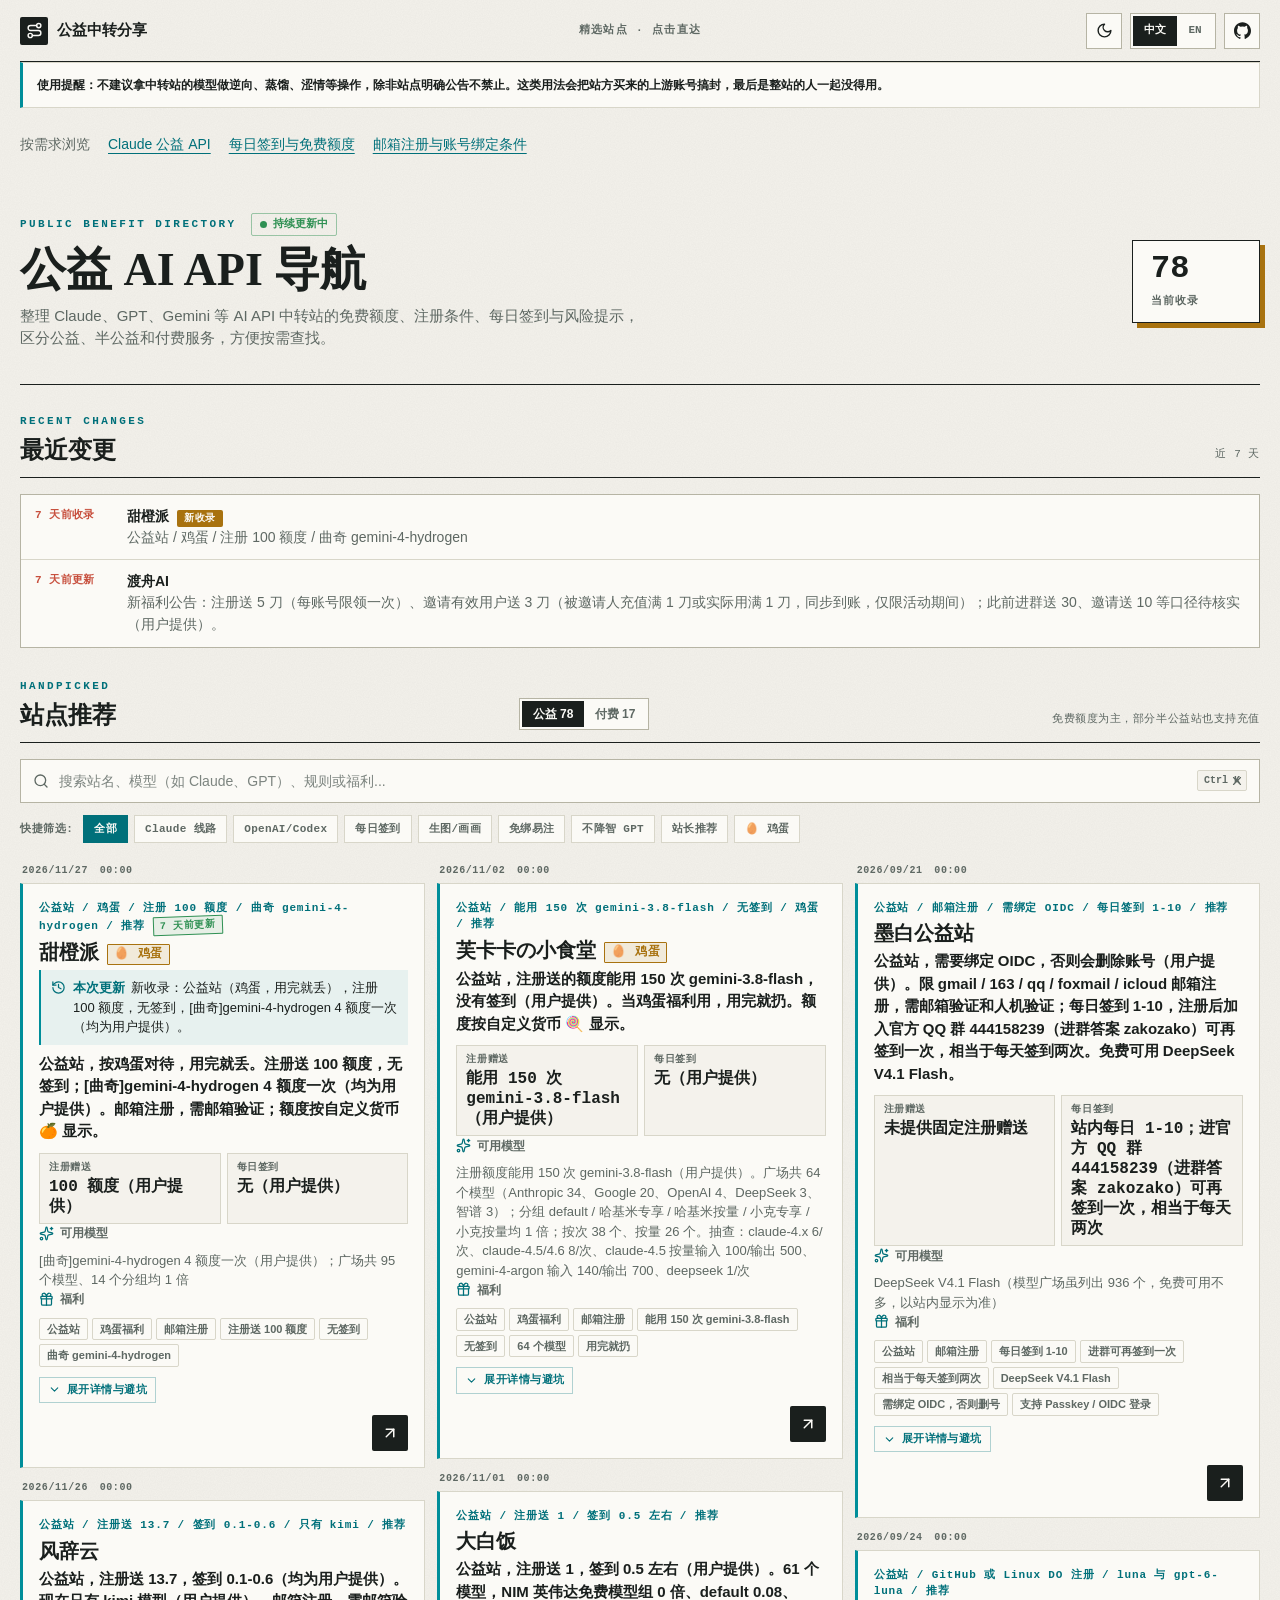
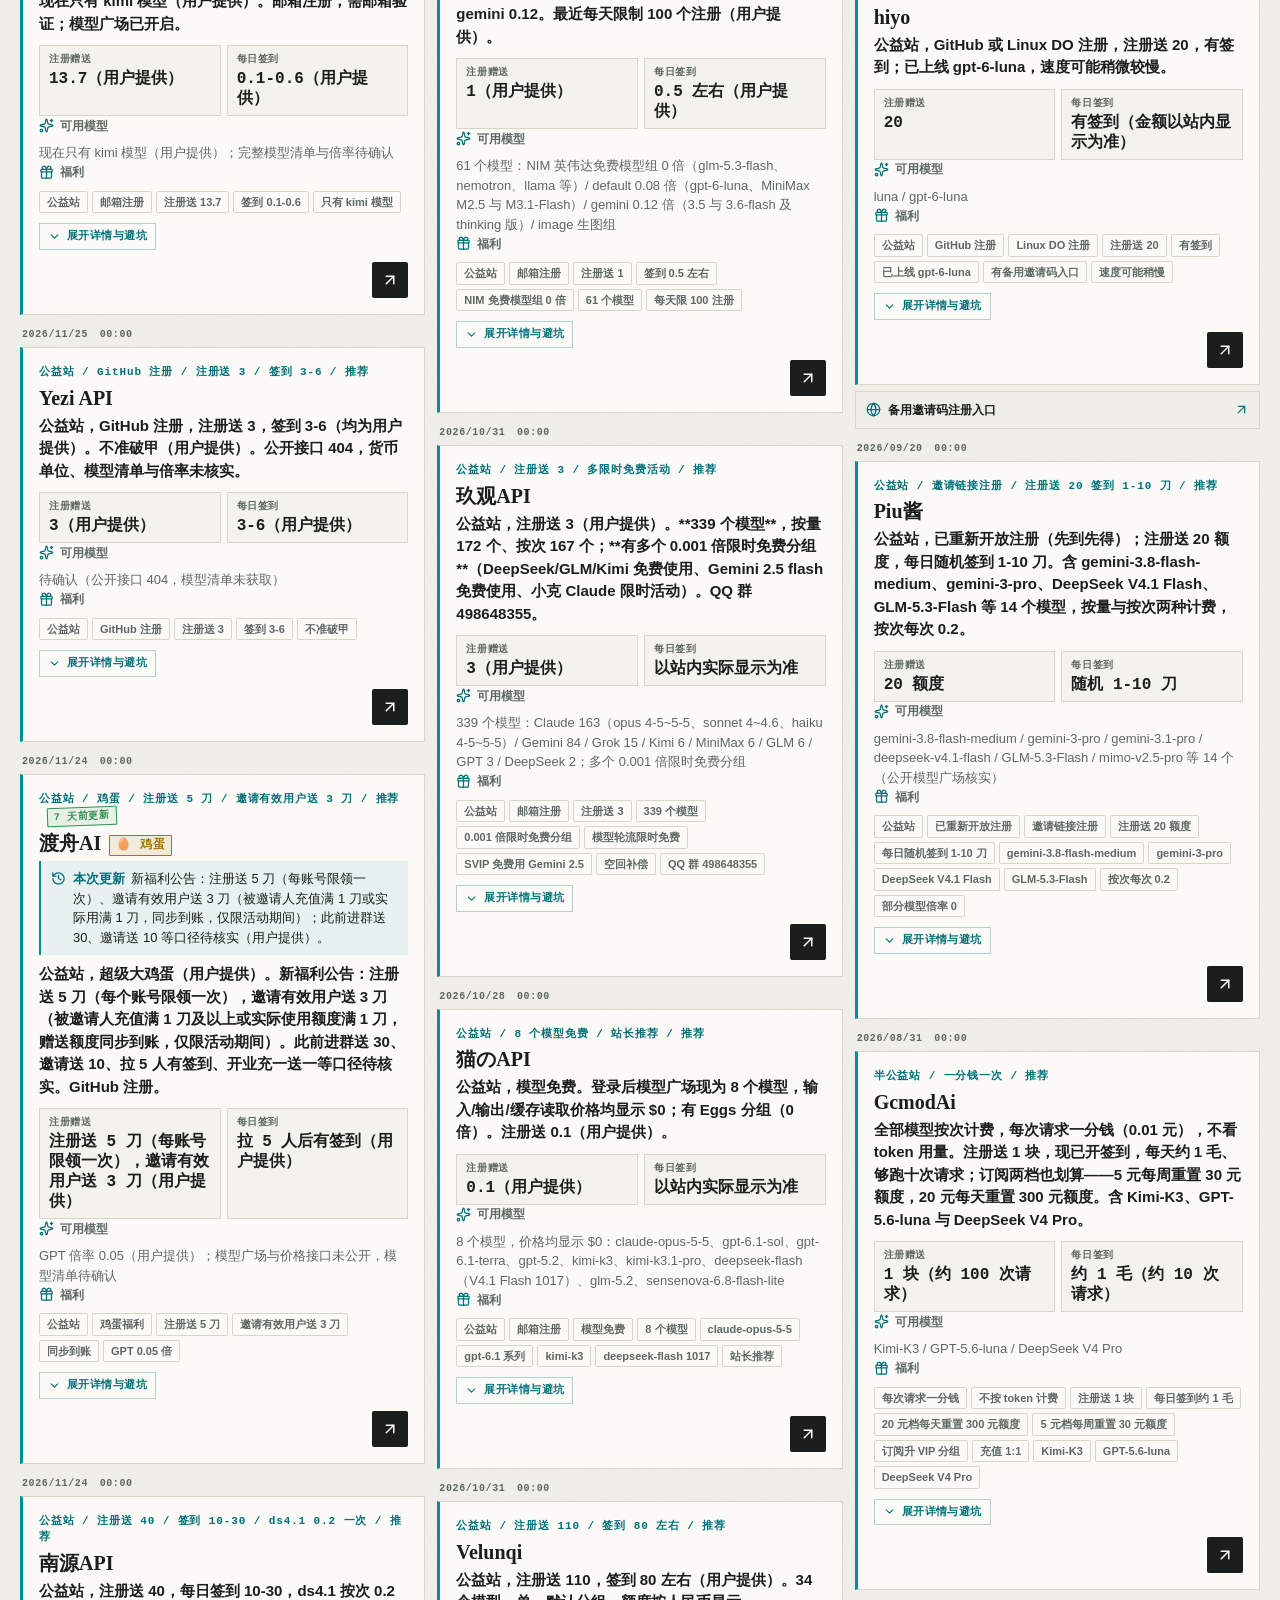
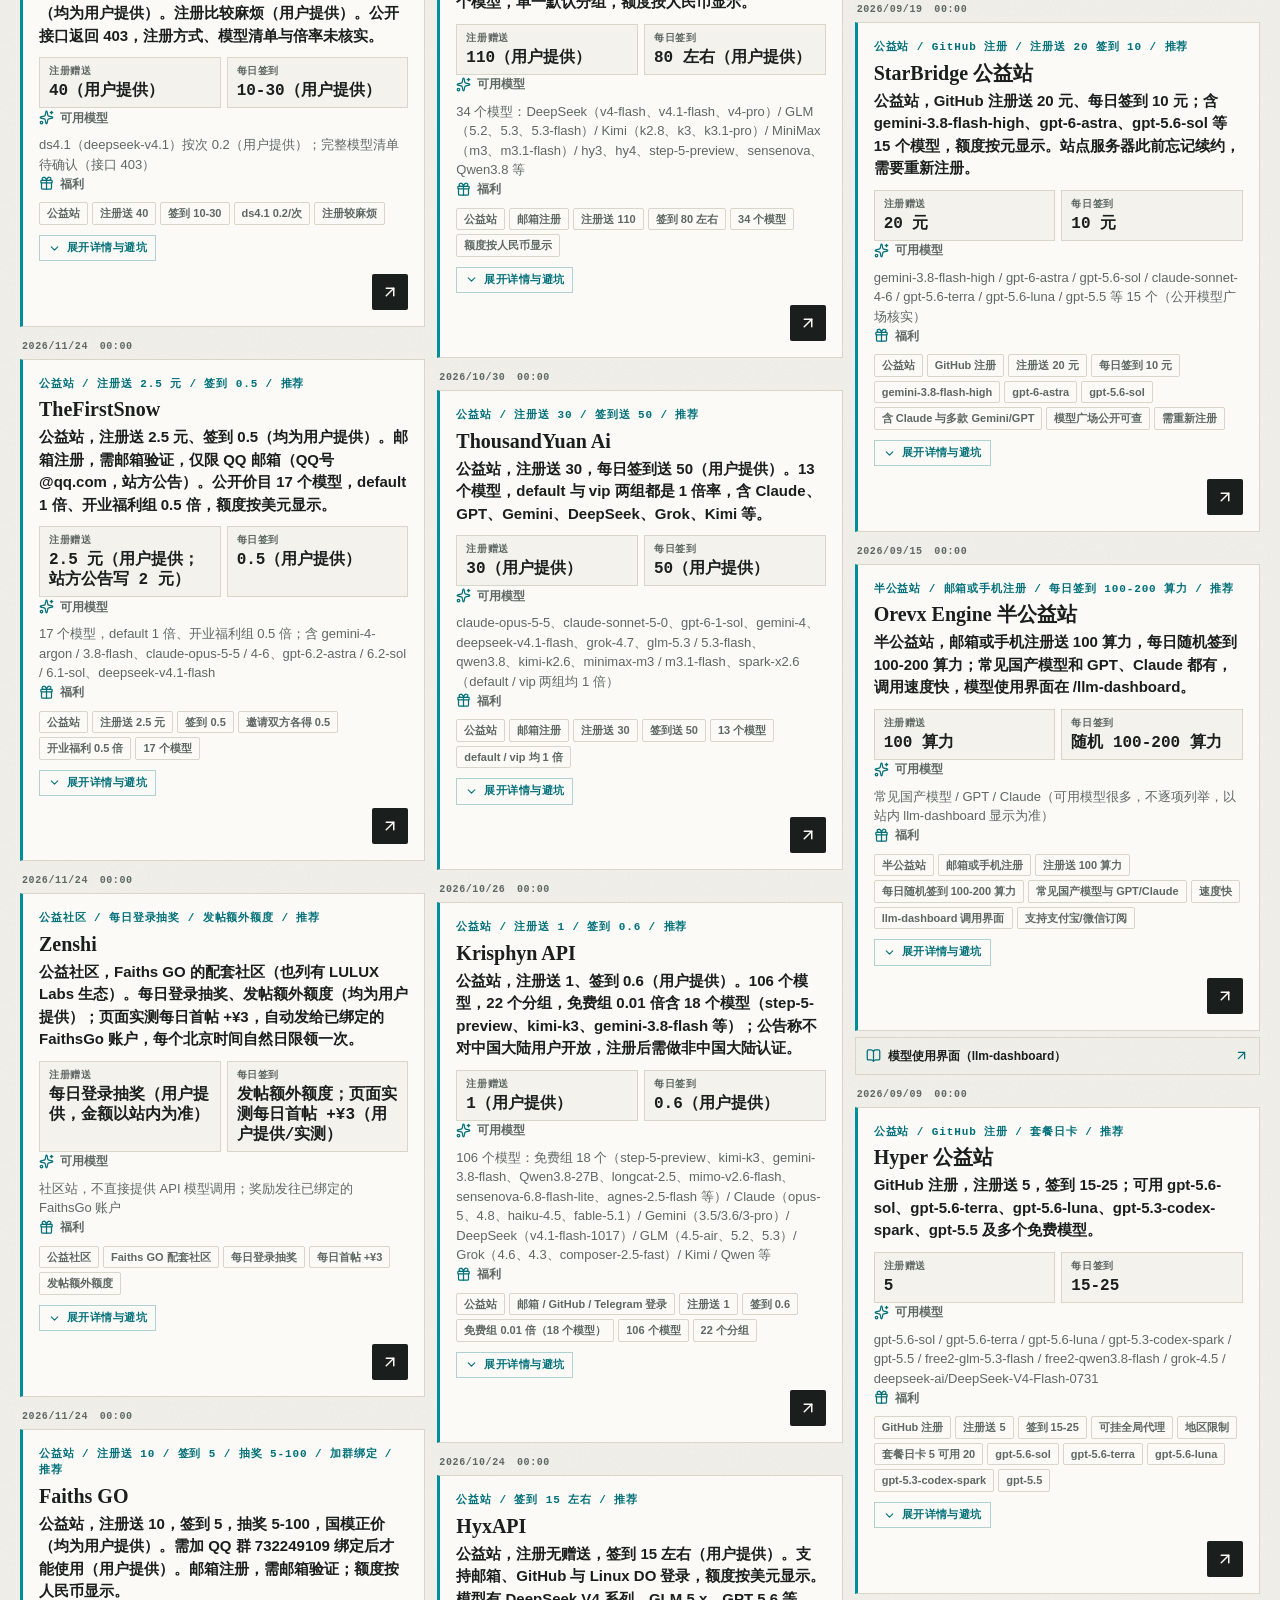
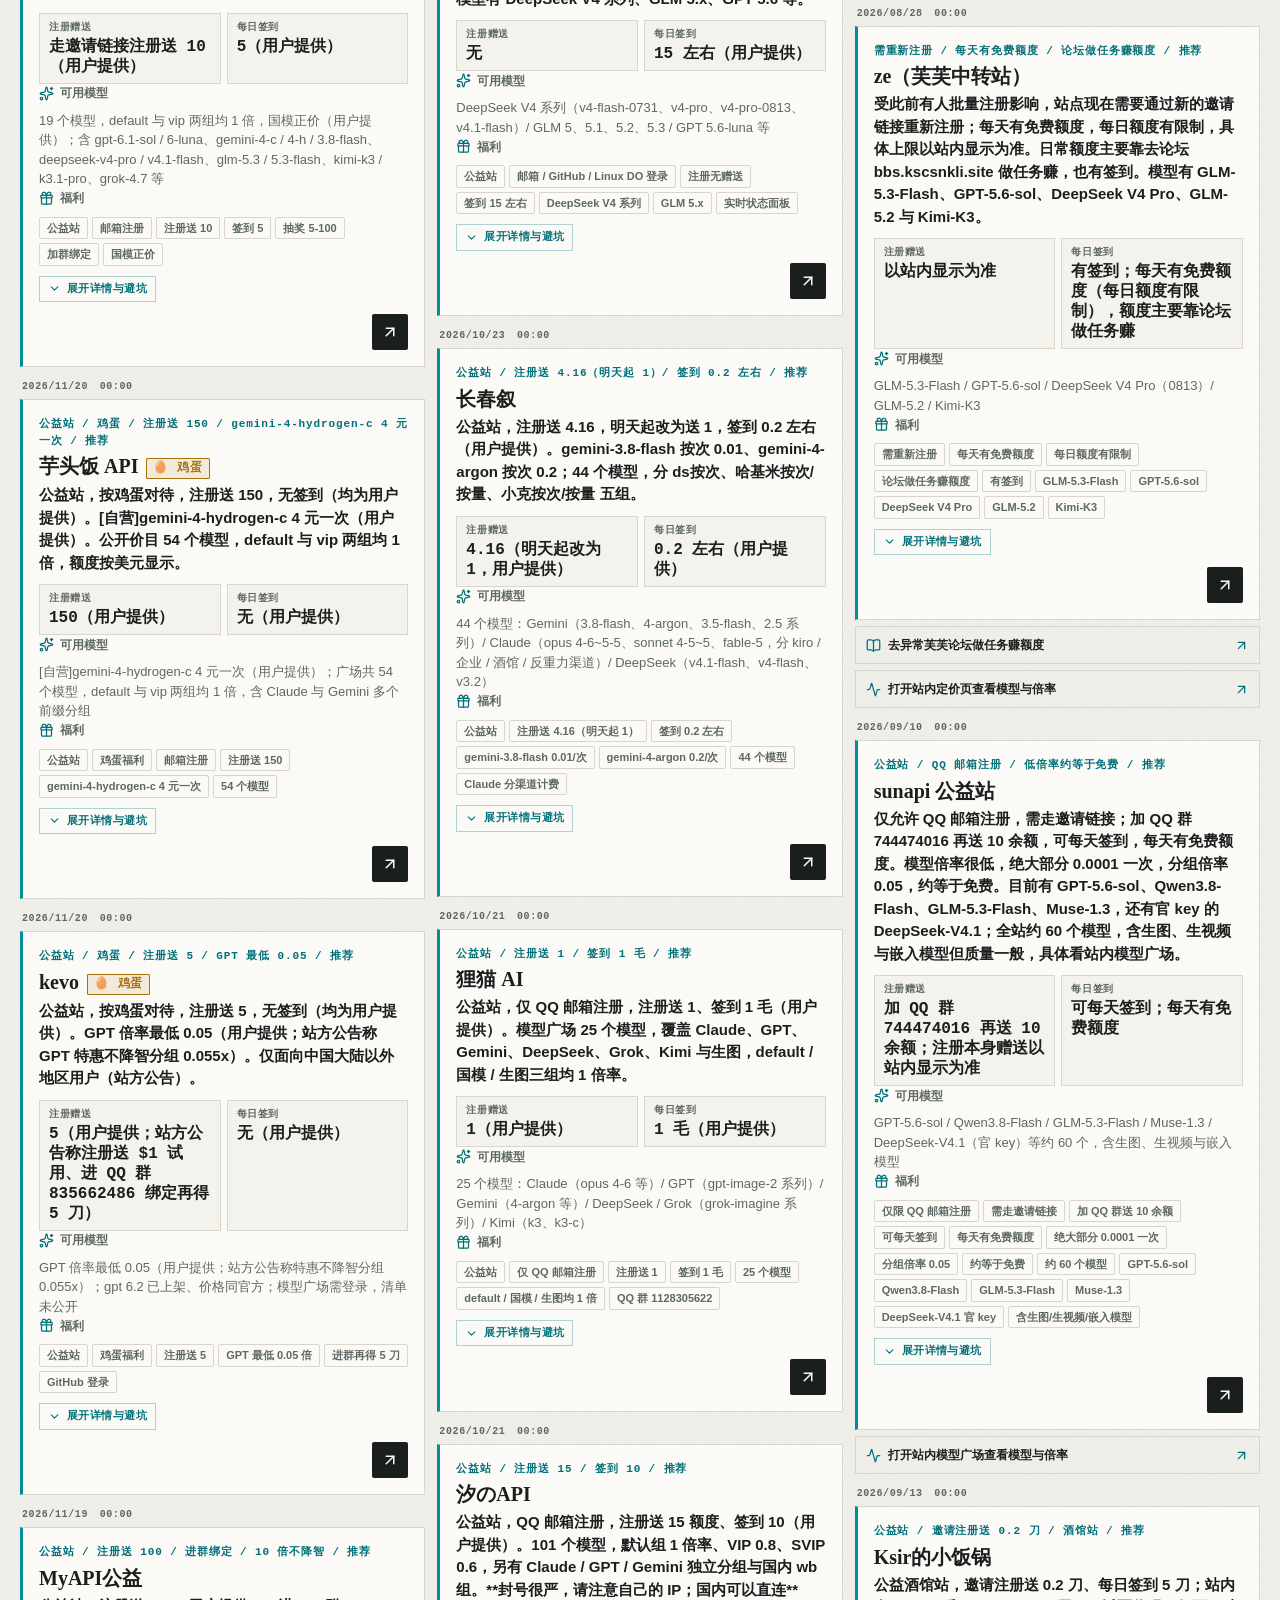
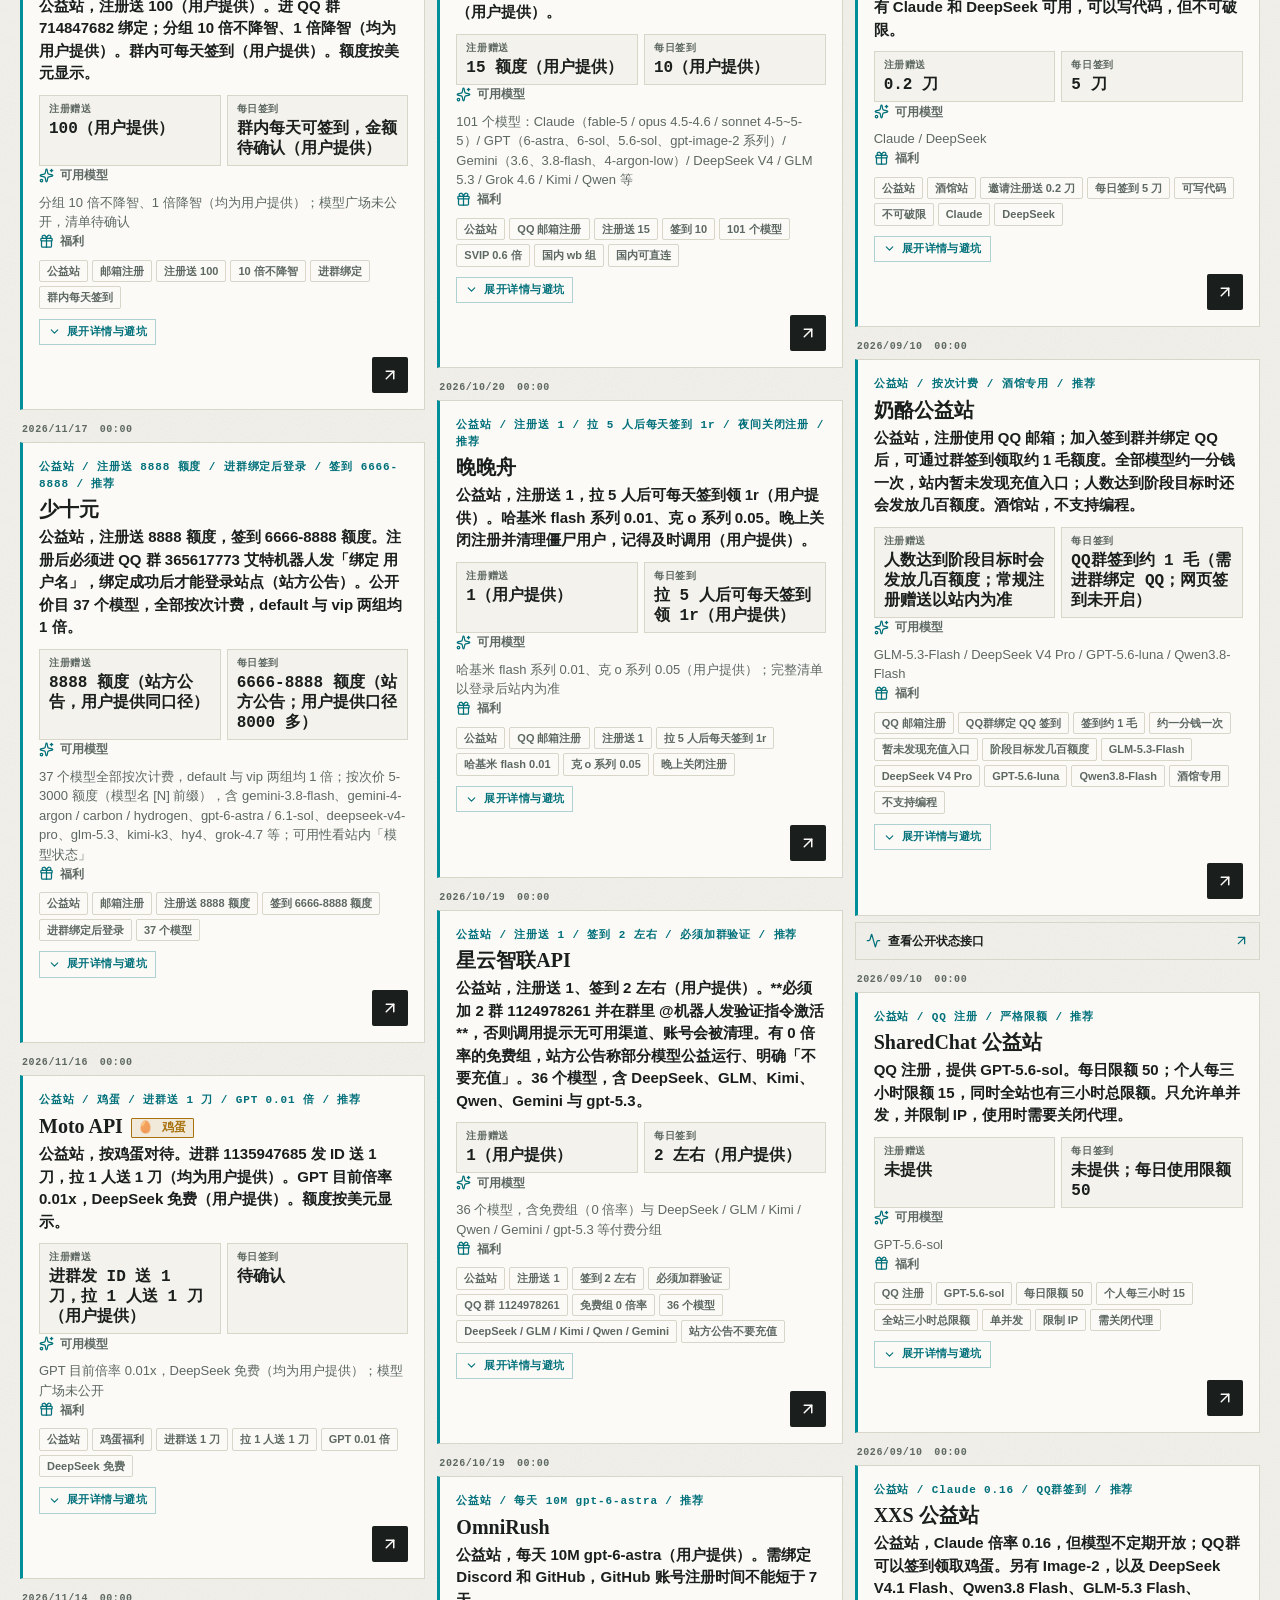
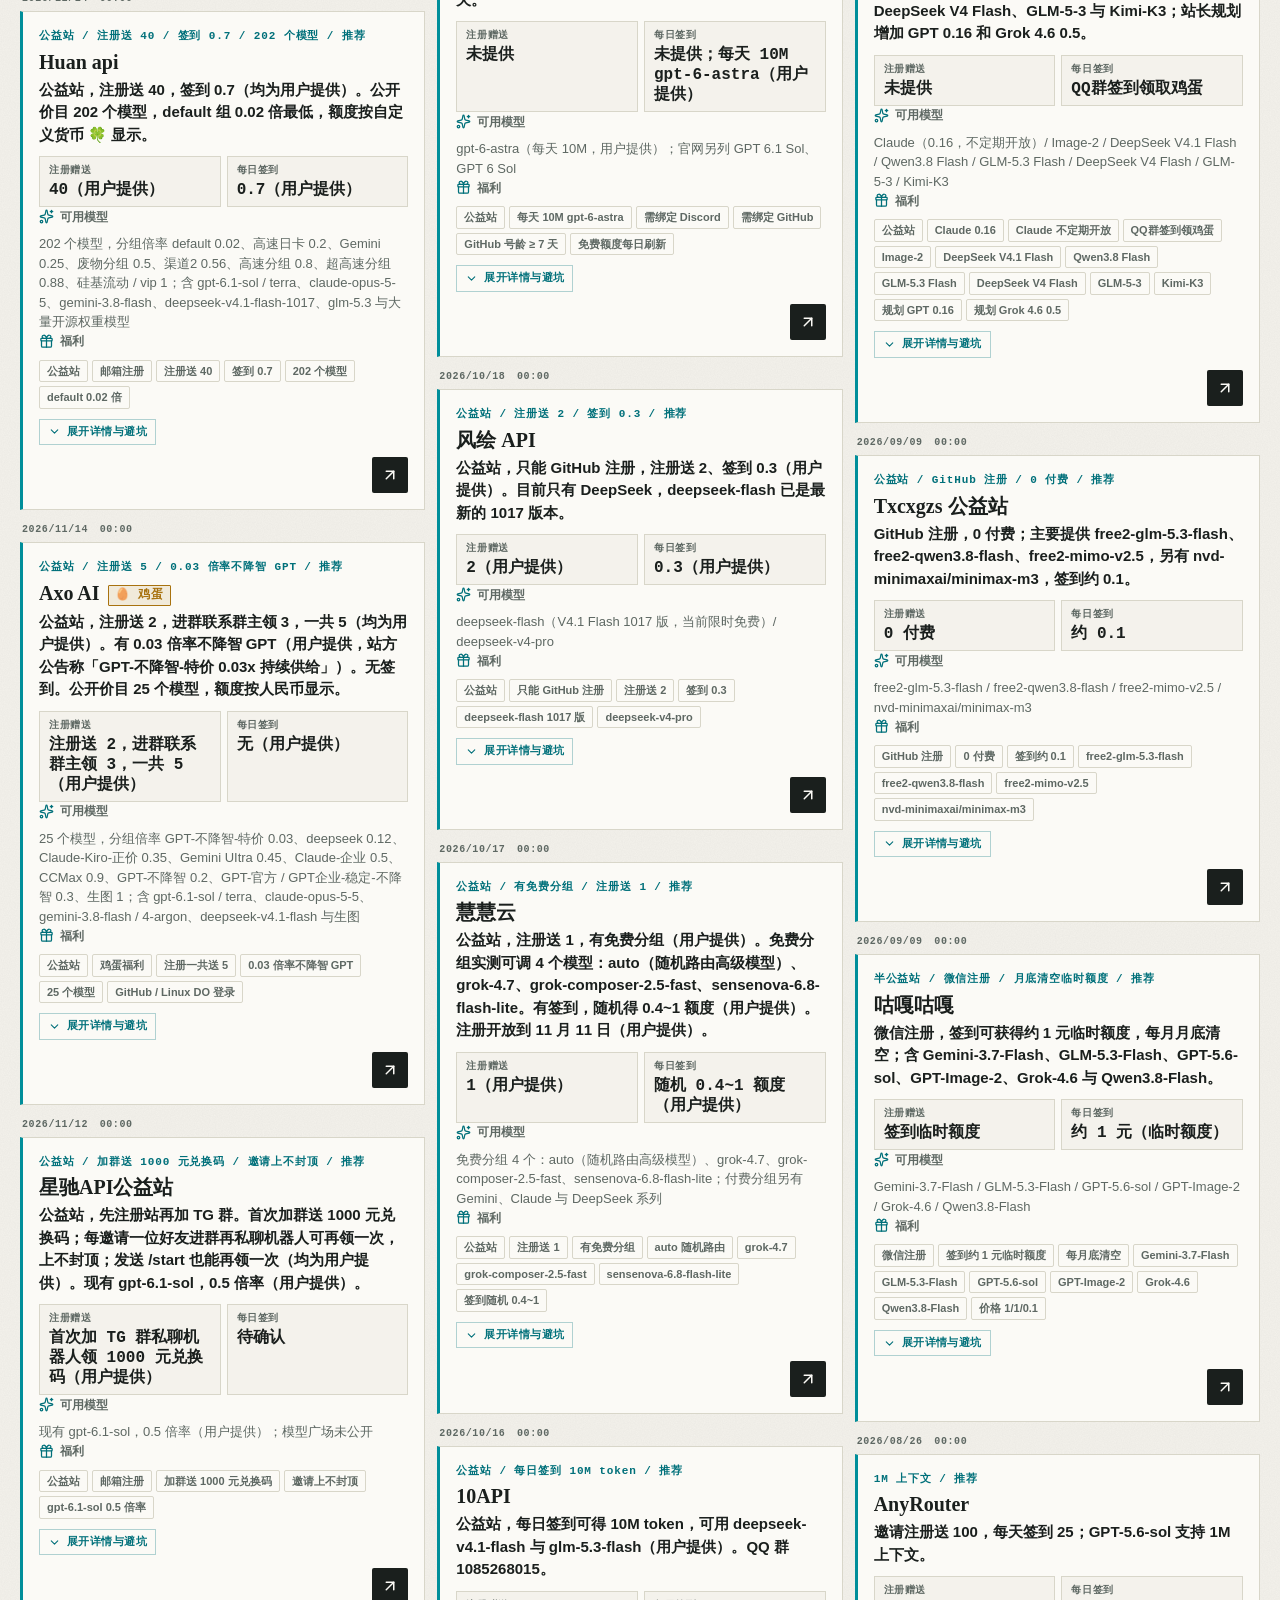
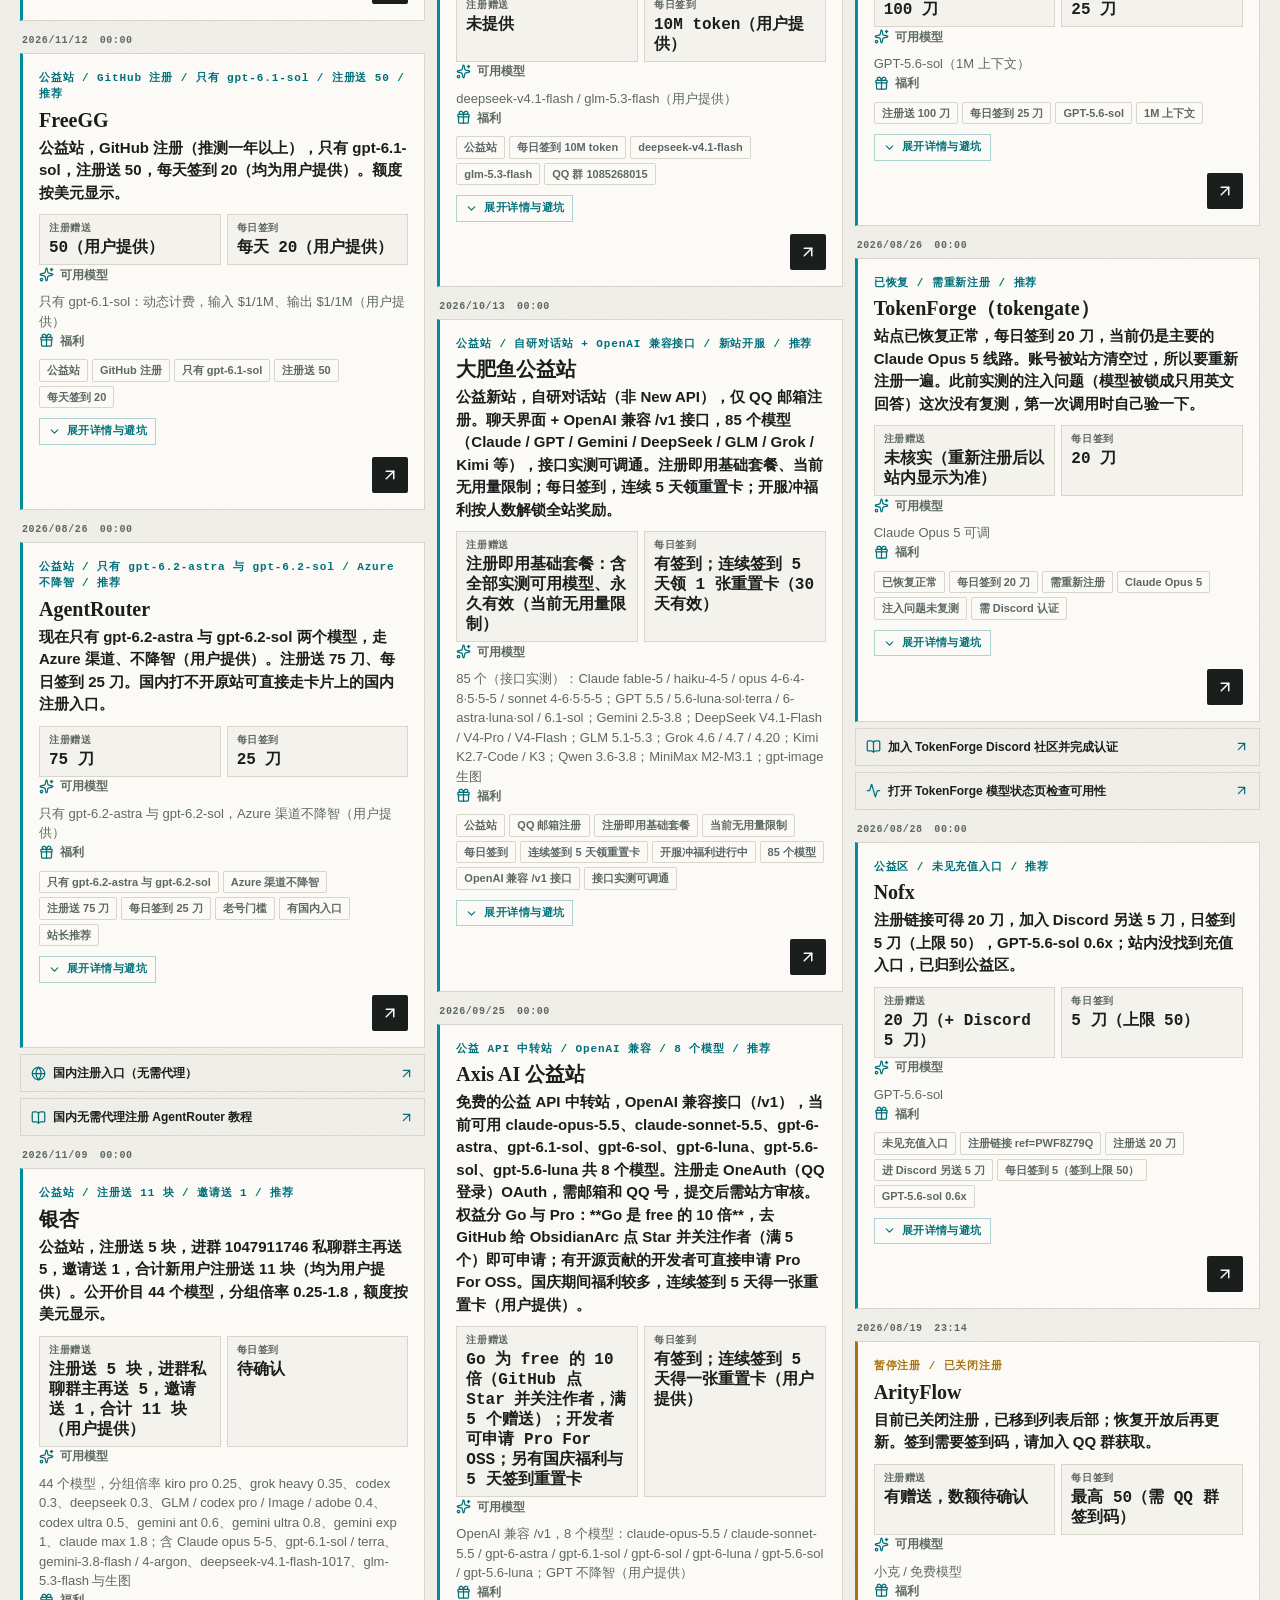
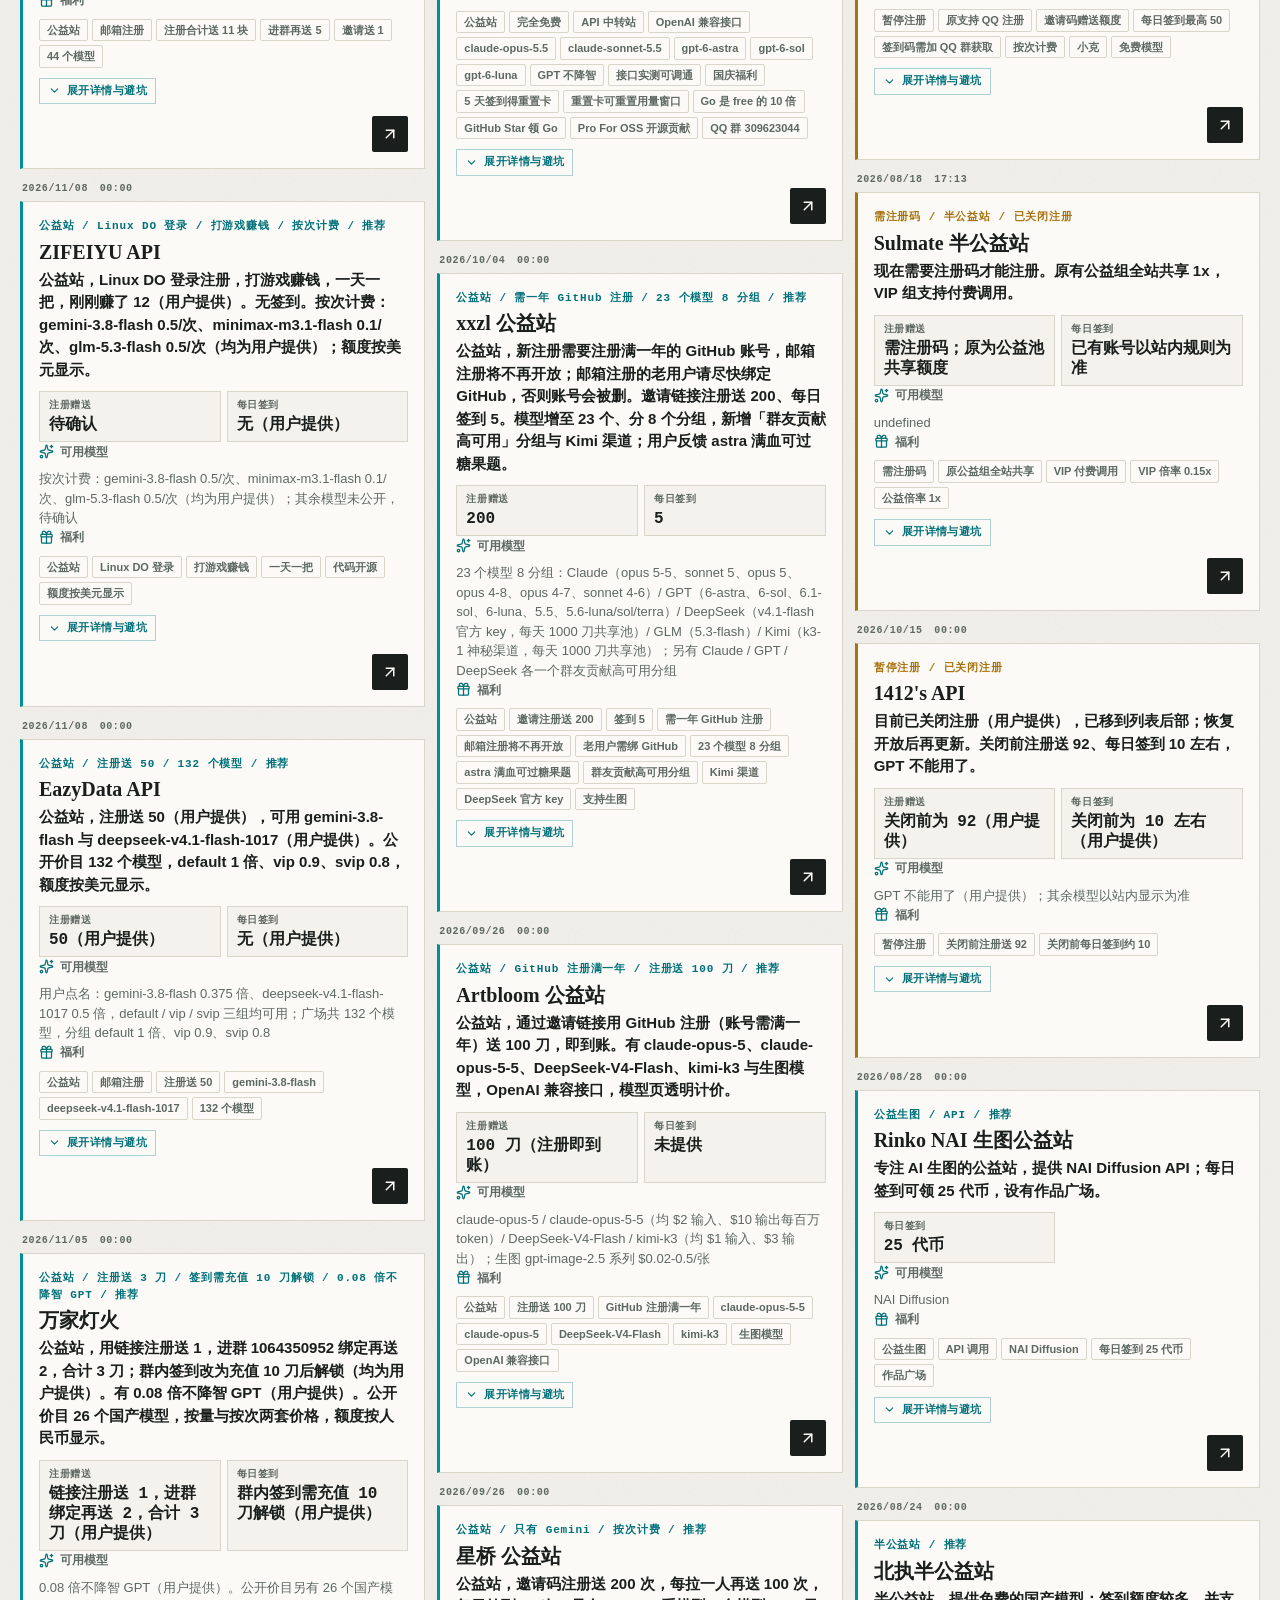
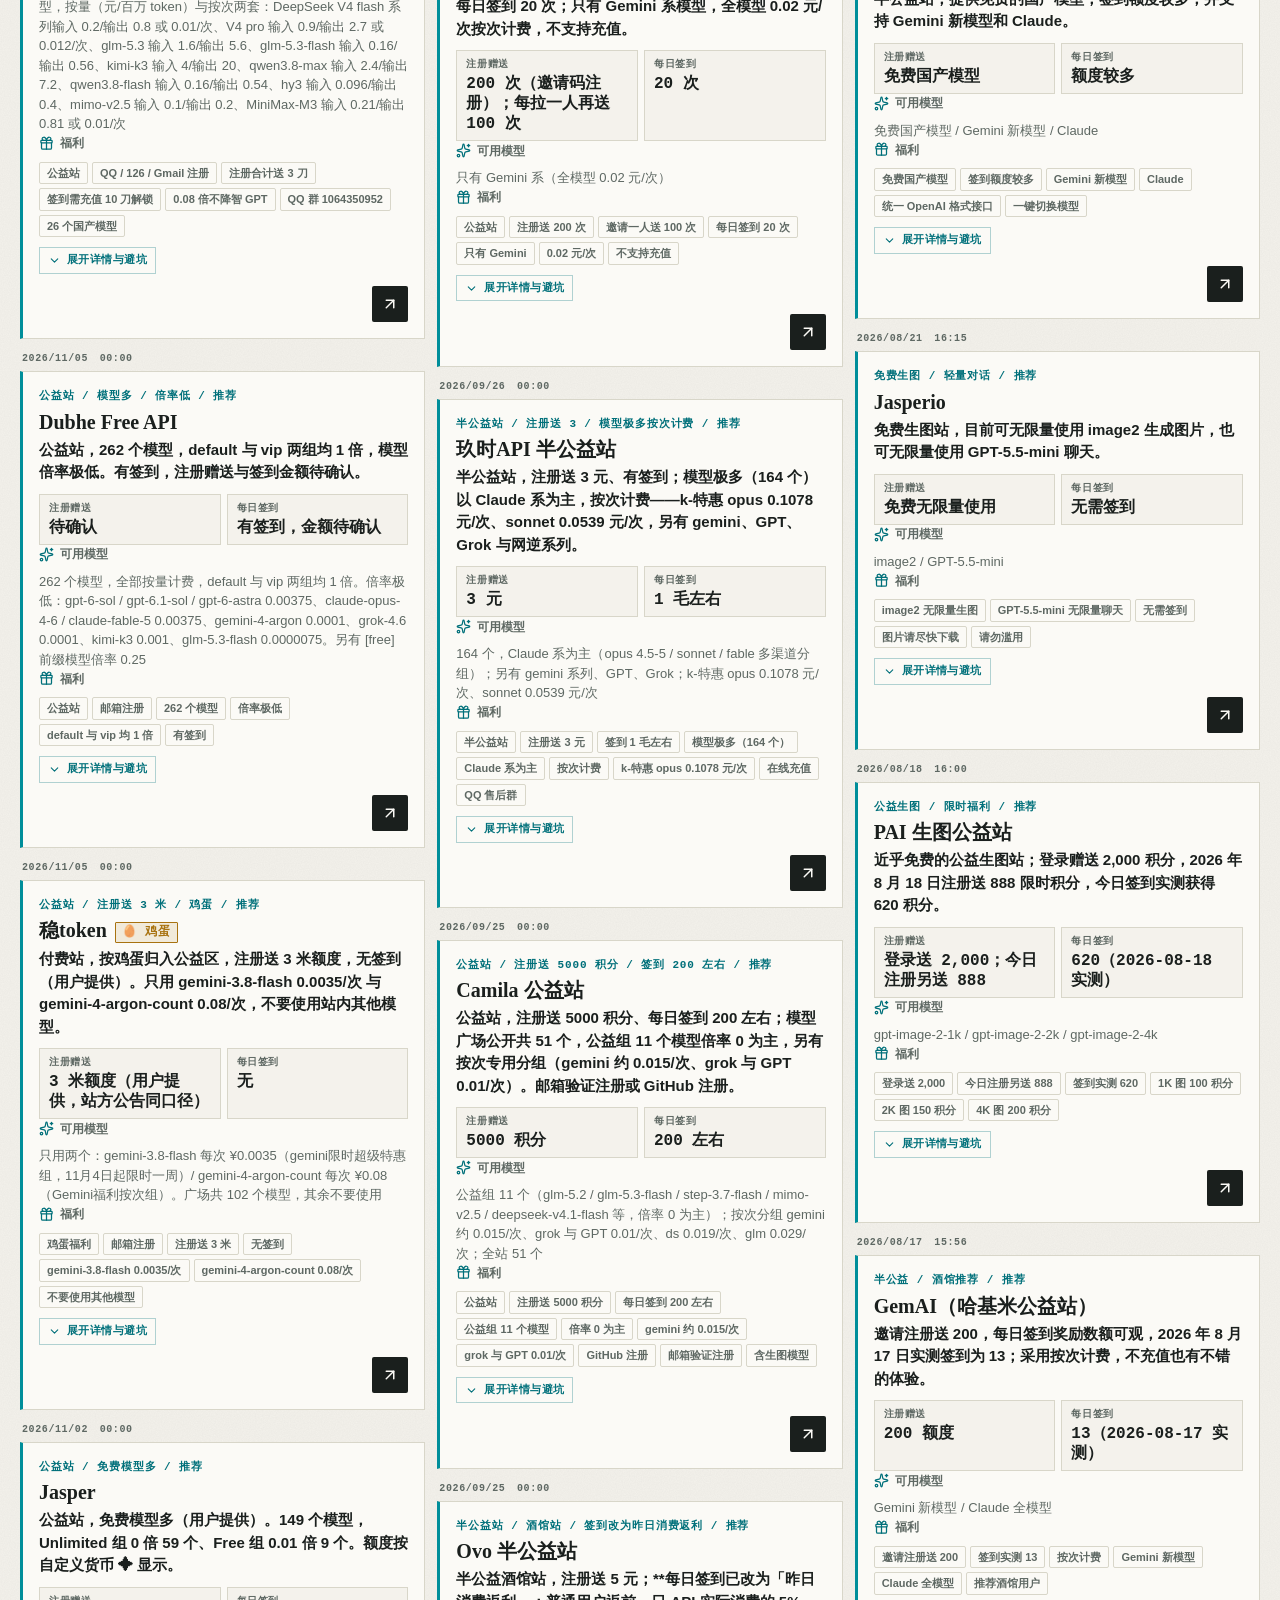
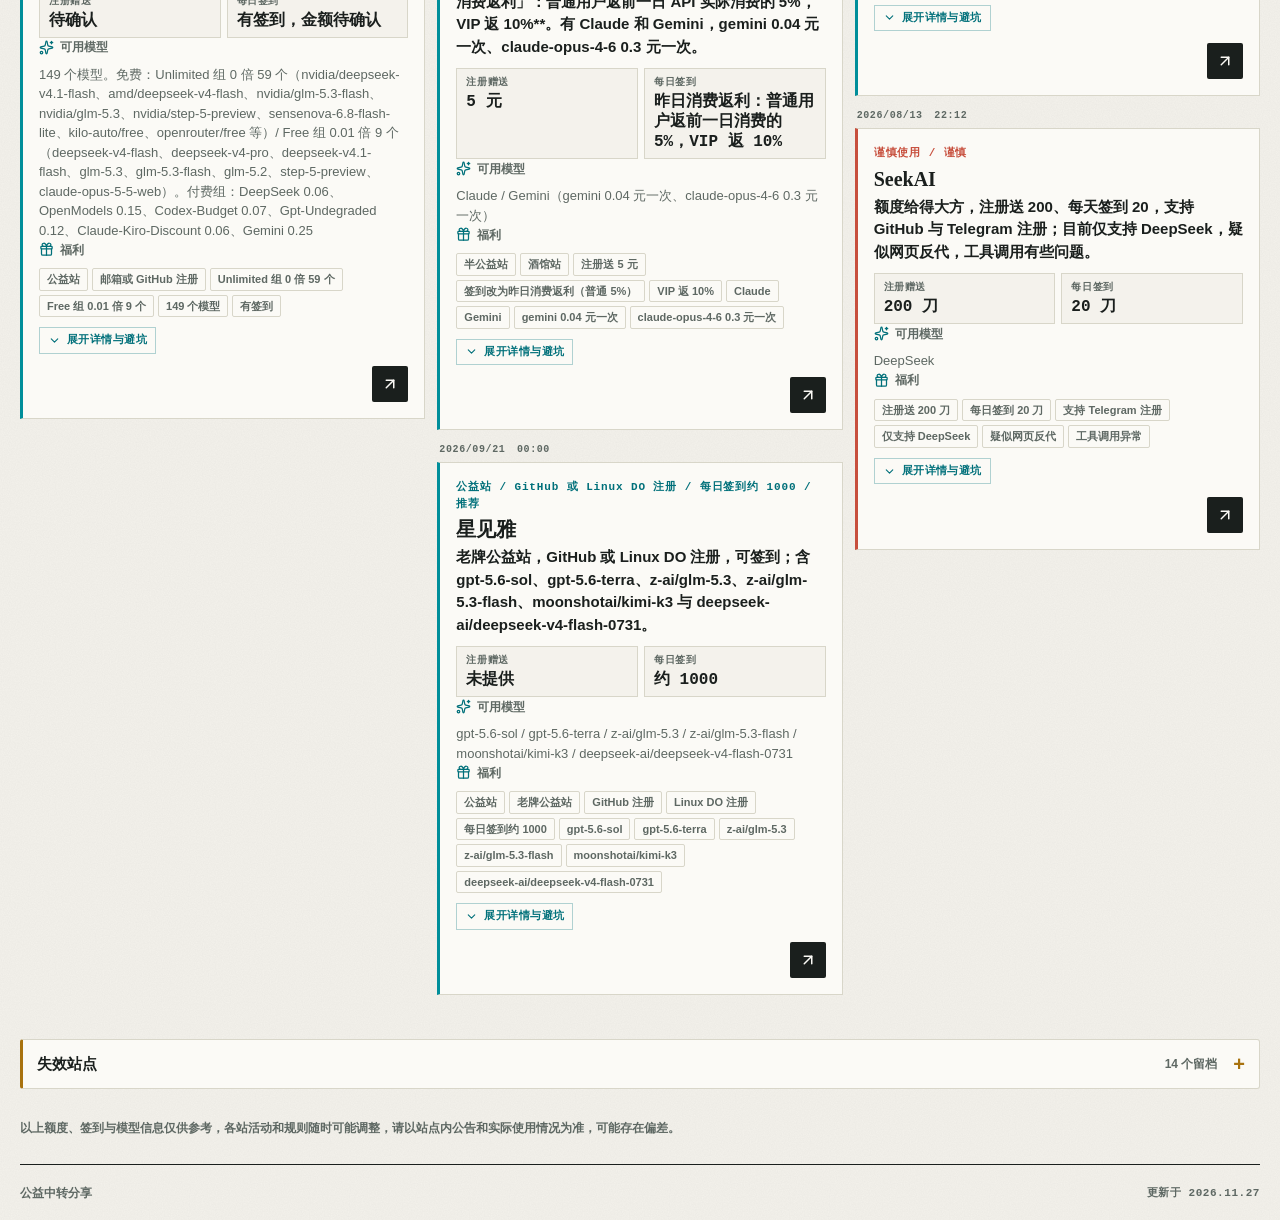
<file: index.html>
<!doctype html>
<html lang="zh-CN">
  <head>
    <meta charset="UTF-8" />
    <meta name="viewport" content="width=device-width, initial-scale=1.0" />
    <meta
      name="description"
      content="公益 AI API 导航，整理 Claude、GPT、Gemini 等中转站的免费额度、每日签到、注册条件、模型信息与风险提示，区分公益、半公益和付费服务。"
    />
    <title>公益 AI API 导航｜免费额度、签到福利与中转站合集</title>

    <link rel="canonical" href="https://ytzzjx.github.io/" data-canonical />
    <link rel="alternate" hreflang="zh-Hans" href="https://ytzzjx.github.io/" />
    <link rel="alternate" hreflang="en" href="https://ytzzjx.github.io/en/" />
    <link rel="alternate" hreflang="x-default" href="https://ytzzjx.github.io/" />

    <link rel="icon" href="/favicon.svg" type="image/svg+xml" />
    <meta name="theme-color" content="#008e9a" />

    <meta property="og:type" content="website" />
    <meta property="og:site_name" content="公益中转分享" data-og-site-name />
    <meta property="og:url" content="https://ytzzjx.github.io/" data-og-url />
    <meta property="og:locale" content="zh_CN" data-og-locale />
    <meta property="og:locale:alternate" content="en_US" data-og-locale-alt />
    <meta property="og:title" content="公益 AI API 导航｜免费额度、签到福利与中转站合集" data-og-title />
    <meta
      property="og:description"
      content="公益 AI API 导航，整理 Claude、GPT、Gemini 等中转站的免费额度、每日签到、注册条件、模型信息与风险提示，区分公益、半公益和付费服务。"
      data-og-description
    />
    <meta property="og:image" content="https://ytzzjx.github.io/og-cover.png" />
    <meta property="og:image:width" content="1200" />
    <meta property="og:image:height" content="630" />
    <meta property="og:image:alt" content="公益中转分享 · 站点推荐" data-og-image-alt />
    <meta name="twitter:card" content="summary_large_image" />
    <meta name="twitter:title" content="公益 AI API 导航｜免费额度、签到福利与中转站合集" data-twitter-title />
    <meta
      name="twitter:description"
      content="公益 AI API 导航，整理 Claude、GPT、Gemini 等中转站的免费额度、每日签到、注册条件、模型信息与风险提示，区分公益、半公益和付费服务。"
      data-twitter-description
    />
    <meta name="twitter:image" content="https://ytzzjx.github.io/og-cover.png" />

    <link rel="stylesheet" href="/styles.css?v=f522ac4e" />
    <link rel="preconnect" href="https://cloud.umami.is" />
    <script src="/icons.js?v=d1ddf2fc" defer></script>
    <script>
      // 统计脚本不挡首屏：defer 脚本会拖住 DOMContentLoaded，而列表渲染挂在 DCL 上，
      // 第三方慢一点整个页面就跟着慢。改成页面 load 之后再加载，失败也不影响列表。
      window.addEventListener("load", function () {
        var s = document.createElement("script");
        s.defer = true;
        s.src = "https://cloud.umami.is/script.js";
        s.setAttribute("data-website-id", "2b930e98-7868-43b1-b2bf-7cb9c5f36d60");
        s.setAttribute("data-domains", "ytzzjx.github.io");
        document.head.appendChild(s);
      });
    </script>
    <script src="/app.js?v=a2d8dc29" data-translations-src="/entry-translations.js?v=17b7bf27" defer></script>
    <script>
      (function() {
        try {
          var t = localStorage.getItem("directory-theme") || (window.matchMedia("(prefers-color-scheme: dark)").matches ? "dark" : "light");
          if (t === "dark") document.documentElement.setAttribute("data-theme", "dark");
        } catch(e) {}
      })();
    </script>
  <script type="application/ld+json" id="structured-data">{"@context":"https://schema.org","@type":"ItemList","name":"公益 AI API 导航｜免费额度、签到福利与中转站合集","description":"公益 AI API 导航，整理 Claude、GPT、Gemini 等中转站的免费额度、每日签到、注册条件、模型信息与风险提示，区分公益、半公益和付费服务。","url":"https://ytzzjx.github.io/","inLanguage":"zh-CN","numberOfItems":95,"itemListElement":[{"@type":"ListItem","position":1,"name":"甜橙派","description":"公益站，按鸡蛋对待，用完就丢。注册送 100 额度，无签到；[曲奇]gemini-4-hydrogen 4 额度一次（均为用户提供）。邮箱注册，需邮箱验证；额度按自定义货币 🍊 显示。","url":"https://i.orangepie.org/sign-up?aff=dHKQ"},{"@type":"ListItem","position":2,"name":"风辞云","description":"公益站，注册送 13.7，签到 0.1-0.6（均为用户提供）。现在只有 kimi 模型（用户提供）。邮箱注册，需邮箱验证；模型广场已开启。","url":"https://ezch.xydaim.cn/register?aff=2C2NQZ3PEQ7F"},{"@type":"ListItem","position":3,"name":"Yezi API","description":"公益站，GitHub 注册，注册送 3，签到 3-6（均为用户提供）。不准破甲（用户提供）。公开接口 404，货币单位、模型清单与倍率未核实。","url":"https://ai.yezi.help:2053/register?lottery_invite=b298cb1d22459ccfb2bbaddd218cb115f32605e9592f5b5275c5fa50f7da1207"},{"@type":"ListItem","position":4,"name":"渡舟AI","description":"公益站，超级大鸡蛋（用户提供）。新福利公告：注册送 5 刀（每个账号限领一次），邀请有效用户送 3 刀（被邀请人充值满 1 刀及以上或实际使用额度满 1 刀，赠送额度同步到账，仅限活动期间）。此前进群送 30、邀请送 10、拉 5 人有签到、开业充一送一等口径待核实。GitHub 注册。","url":"https://duzhouai.ccwu.cc/register?aff=UXDLBD783ZYB"},{"@type":"ListItem","position":5,"name":"南源API","description":"公益站，注册送 40，每日签到 10-30，ds4.1 按次 0.2（均为用户提供）。注册比较麻烦（用户提供）。公开接口返回 403，注册方式、模型清单与倍率未核实。","url":"https://api.nanyuanapi.com/sign-up?aff=iAy9"},{"@type":"ListItem","position":6,"name":"TheFirstSnow","description":"公益站，注册送 2.5 元、签到 0.5（均为用户提供）。邮箱注册，需邮箱验证，仅限 QQ 邮箱（QQ号@qq.com，站方公告）。公开价目 17 个模型，default 1 倍、开业福利组 0.5 倍，额度按美元显示。","url":"https://thefirstsnow.top/sign-up?aff=cUwo"},{"@type":"ListItem","position":7,"name":"Zenshi","description":"公益社区，Faiths GO 的配套社区（也列有 LULUX Labs 生态）。每日登录抽奖、发帖额外额度（均为用户提供）；页面实测每日首帖 +¥3，自动发给已绑定的 FaithsGo 账户，每个北京时间自然日限领一次。","url":"https://zenshi.pages.dev/login?invite=HFB6B9DV&next=/forum"},{"@type":"ListItem","position":8,"name":"Faiths GO","description":"公益站，注册送 10，签到 5，抽奖 5-100，国模正价（均为用户提供）。需加 QQ 群 732249109 绑定后才能使用（用户提供）。邮箱注册，需邮箱验证；额度按人民币显示。","url":"https://faithsgo.pages.dev/?ref=LK1e"},{"@type":"ListItem","position":9,"name":"芋头饭 API","description":"公益站，按鸡蛋对待，注册送 150，无签到（均为用户提供）。[自营]gemini-4-hydrogen-c 4 元一次（用户提供）。公开价目 54 个模型，default 与 vip 两组均 1 倍，额度按美元显示。","url":"https://api.yutou.fun/sign-up?aff=Bzvp"},{"@type":"ListItem","position":10,"name":"kevo","description":"公益站，按鸡蛋对待，注册送 5，无签到（均为用户提供）。GPT 倍率最低 0.05（用户提供；站方公告称 GPT 特惠不降智分组 0.055x）。仅面向中国大陆以外地区用户（站方公告）。","url":"https://ai.xiaowumin.top/sign-up?aff=bWUy"},{"@type":"ListItem","position":11,"name":"MyAPI公益","description":"公益站，注册送 100（用户提供）。进 QQ 群 714847682 绑定；分组 10 倍不降智、1 倍降智（均为用户提供）。群内可每天签到（用户提供）。额度按美元显示。","url":"http://free.myaiapi.site:8080/register?aff=KNKXN62DPJ98"},{"@type":"ListItem","position":12,"name":"少十元","description":"公益站，注册送 8888 额度，签到 6666-8888 额度。注册后必须进 QQ 群 365617773 艾特机器人发「绑定 用户名」，绑定成功后才能登录站点（站方公告）。公开价目 37 个模型，全部按次计费，default 与 vip 两组均 1 倍。","url":"https://shaoshiyuan.xyz/sign-up?aff=asgD"},{"@type":"ListItem","position":13,"name":"Moto API","description":"公益站，按鸡蛋对待。进群 1135947685 发 ID 送 1 刀，拉 1 人送 1 刀（均为用户提供）。GPT 目前倍率 0.01x，DeepSeek 免费（用户提供）。额度按美元显示。","url":"https://motoapi.com/sign-up?aff=JHXX"},{"@type":"ListItem","position":14,"name":"Huan api","description":"公益站，注册送 40，签到 0.7（均为用户提供）。公开价目 202 个模型，default 组 0.02 倍最低，额度按自定义货币 🍀 显示。","url":"https://api.novalyte.cn/sign-up?aff=aLgj"},{"@type":"ListItem","position":15,"name":"Axo AI","description":"公益站，注册送 2，进群联系群主领 3，一共 5（均为用户提供）。有 0.03 倍率不降智 GPT（用户提供，站方公告称「GPT-不降智-特价 0.03x 持续供给」）。无签到。公开价目 25 个模型，额度按人民币显示。","url":"https://axoai.cc/sign-up?aff=QDqX"},{"@type":"ListItem","position":16,"name":"星驰API公益站","description":"公益站，先注册站再加 TG 群。首次加群送 1000 元兑换码；每邀请一位好友进群再私聊机器人可再领一次，上不封顶；发送 /start 也能再领一次（均为用户提供）。现有 gpt-6.1-sol，0.5 倍率（用户提供）。","url":"https://xingchiapi.com/register?aff=6F9G3HF4B8W6"},{"@type":"ListItem","position":17,"name":"FreeGG","description":"公益站，GitHub 注册（推测一年以上），只有 gpt-6.1-sol，注册送 50，每天签到 20（均为用户提供）。额度按美元显示。","url":"https://freegg.app/sign-up?aff=Ynwv"},{"@type":"ListItem","position":18,"name":"AgentRouter","description":"现在只有 gpt-6.2-astra 与 gpt-6.2-sol 两个模型，走 Azure 渠道、不降智（用户提供）。注册送 75 刀、每日签到 25 刀。国内打不开原站可直接走卡片上的国内注册入口。","url":"https://agentrouter.org/register?aff=i3Xz"},{"@type":"ListItem","position":19,"name":"银杏","description":"公益站，注册送 5 块，进群 1047911746 私聊群主再送 5，邀请送 1，合计新用户注册送 11 块（均为用户提供）。公开价目 44 个模型，分组倍率 0.25-1.8，额度按美元显示。","url":"https://open.taikoapi.com/sign-up?aff=3dBN"},{"@type":"ListItem","position":20,"name":"ZIFEIYU API","description":"公益站，Linux DO 登录注册，打游戏赚钱，一天一把，刚刚赚了 12（用户提供）。无签到。按次计费：gemini-3.8-flash 0.5/次、minimax-m3.1-flash 0.1/次、glm-5.3-flash 0.5/次（均为用户提供）；额度按美元显示。","url":"https://ai.112102.xyz/sign-up?aff=94cf"},{"@type":"ListItem","position":21,"name":"EazyData API","description":"公益站，注册送 50（用户提供），可用 gemini-3.8-flash 与 deepseek-v4.1-flash-1017（用户提供）。公开价目 132 个模型，default 1 倍、vip 0.9、svip 0.8，额度按美元显示。","url":"https://eazydata.org/sign-up?aff=goIo"},{"@type":"ListItem","position":22,"name":"万家灯火","description":"公益站，用链接注册送 1，进群 1064350952 绑定再送 2，合计 3 刀；群内签到改为充值 10 刀后解锁（均为用户提供）。有 0.08 倍不降智 GPT（用户提供）。公开价目 26 个国产模型，按量与按次两套价格，额度按人民币显示。","url":"https://wjapi.vip/register?aff=ZJFB7ZVSEMYJ"},{"@type":"ListItem","position":23,"name":"Dubhe Free API","description":"公益站，262 个模型，default 与 vip 两组均 1 倍，模型倍率极低。有签到，注册赠送与签到金额待确认。","url":"https://ai.skill.wales/sign-up?aff=jqc8"},{"@type":"ListItem","position":24,"name":"稳token","description":"付费站，按鸡蛋归入公益区，注册送 3 米额度，无签到（用户提供）。只用 gemini-3.8-flash 0.0035/次 与 gemini-4-argon-count 0.08/次，不要使用站内其他模型。","url":"https://api.wentoken.si/sign-up?aff=HMTK"},{"@type":"ListItem","position":25,"name":"API 智纽","description":"付费站，目前主力（用户提供）。GPT 上下文不双倍计费。双 11 活动：0.01 倍、100% 不降智、95% 缓存命中、1 秒首字的 GPT，该分组现在就开着（用户提供），持续到 11 月 11 日 23:59。注册不送。","url":"https://ai.apizn.com/sign-up?aff=AFT4"},{"@type":"ListItem","position":26,"name":"Jasper","description":"公益站，免费模型多（用户提供）。149 个模型，Unlimited 组 0 倍 59 个、Free 组 0.01 倍 9 个。额度按自定义货币 ✦ 显示。","url":"https://api.yjs.im/sign-up?aff=5uGC"},{"@type":"ListItem","position":27,"name":"芙卡卡の小食堂","description":"公益站，注册送的额度能用 150 次 gemini-3.8-flash，没有签到（用户提供）。当鸡蛋福利用，用完就扔。额度按自定义货币 🍭 显示。","url":"https://api.fuka.win/sign-up?aff=Erxa"},{"@type":"ListItem","position":28,"name":"大白饭","description":"公益站，注册送 1，签到 0.5 左右（用户提供）。61 个模型，NIM 英伟达免费模型组 0 倍、default 0.08、gemini 0.12。最近每天限制 100 个注册（用户提供）。","url":"https://newapi.hkkkj.qzz.io/sign-up?aff=SrUj"},{"@type":"ListItem","position":29,"name":"tntapi","description":"付费站，007 倍、90 缓存，GPT 全模型不降智（用户提供）。","url":"https://tntapi.com/register?aff=YEHKYD842LNC"},{"@type":"ListItem","position":30,"name":"梦幻API","description":"付费站，008 倍、80 缓存，GPT 全模型不降智（用户提供）。","url":"https://mhapi.net/register?aff=MPFATHYUYACF"},{"@type":"ListItem","position":31,"name":"beiluoxi","description":"付费站，GPT 007 不降智（用户提供）。","url":"https://beiluoxi.ccwu.cc/register?aff=EKZSES6FNVPX"},{"@type":"ListItem","position":32,"name":"玖观API","description":"公益站，注册送 3（用户提供）。**339 个模型**，按量 172 个、按次 167 个；**有多个 0.001 倍限时免费分组**（DeepSeek/GLM/Kimi 免费使用、Gemini 2.5 flash 免费使用、小克 Claude 限时活动）。QQ 群 498648355。","url":"https://jiuguan.cloud/sign-up?aff=PvxS"},{"@type":"ListItem","position":33,"name":"猫のAPI","description":"公益站，模型免费。登录后模型广场现为 8 个模型，输入/输出/缓存读取价格均显示 $0；有 Eggs 分组（0 倍）。注册送 0.1（用户提供）。","url":"https://www.catpawrouter.com/sign-up?aff=YugA"},{"@type":"ListItem","position":34,"name":"Velunqi","description":"公益站，注册送 110，签到 80 左右（用户提供）。34 个模型，单一默认分组，额度按人民币显示。","url":"https://velunqi.asia/sign-up?aff=EHhE"},{"@type":"ListItem","position":35,"name":"ThousandYuan Ai","description":"公益站，注册送 30，每日签到送 50（用户提供）。13 个模型，default 与 vip 两组都是 1 倍率，含 Claude、GPT、Gemini、DeepSeek、Grok、Kimi 等。","url":"https://api.thousandyuan.dpdns.org/sign-up?aff=vDuG"},{"@type":"ListItem","position":36,"name":"秋刀鱼","description":"付费酒馆站，注册送 2.5，没有签到（用户提供）。重点：argon 0.02/次（用户提供）。","url":"https://qiudaoy.com/sign-up?aff=V9zw"},{"@type":"ListItem","position":37,"name":"Krisphyn API","description":"公益站，注册送 1、签到 0.6（用户提供）。106 个模型，22 个分组，免费组 0.01 倍含 18 个模型（step-5-preview、kimi-k3、gemini-3.8-flash 等）；公告称不对中国大陆用户开放，注册后需做非中国大陆认证。","url":"https://api.krisphyn.cc/sign-up?aff=RHNm"},{"@type":"ListItem","position":38,"name":"HyxAPI","description":"公益站，注册无赠送，签到 15 左右（用户提供）。支持邮箱、GitHub 与 Linux DO 登录，额度按美元显示。模型有 DeepSeek V4 系列、GLM 5.x、GPT 5.6 等。","url":"https://hyxware.com/auth?mode=register&aff=iSln"},{"@type":"ListItem","position":39,"name":"长春叙","description":"公益站，注册送 4.16，明天起改为送 1，签到 0.2 左右（用户提供）。gemini-3.8-flash 按次 0.01、gemini-4-argon 按次 0.2；44 个模型，分 ds按次、哈基米按次/按量、小克按次/按量 五组。","url":"https://changchunxu.xyz/sign-up?aff=YRjX"},{"@type":"ListItem","position":40,"name":"狸猫 AI","description":"公益站，仅 QQ 邮箱注册，注册送 1、签到 1 毛（用户提供）。模型广场 25 个模型，覆盖 Claude、GPT、Gemini、DeepSeek、Grok、Kimi 与生图，default / 国模 / 生图三组均 1 倍率。","url":"https://limao-api.com/sign-up?aff=QKlJ"},{"@type":"ListItem","position":41,"name":"汐のAPI","description":"公益站，QQ 邮箱注册，注册送 15 额度、签到 10（用户提供）。101 个模型，默认组 1 倍率、VIP 0.8、SVIP 0.6，另有 Claude / GPT / Gemini 独立分组与国内 wb 组。**封号很严，请注意自己的 IP；国内可以直连**（用户提供）。","url":"https://api.203236.xyz/sign-up"},{"@type":"ListItem","position":42,"name":"晚晚舟","description":"公益站，注册送 1，拉 5 人后可每天签到领 1r（用户提供）。哈基米 flash 系列 0.01、克 o 系列 0.05。晚上关闭注册并清理僵尸用户，记得及时调用（用户提供）。","url":"https://wanwanzhou.top/register?aff=E44252EBQGS2"},{"@type":"ListItem","position":43,"name":"星云智联API","description":"公益站，注册送 1、签到 2 左右（用户提供）。**必须加 2 群 1124978261 并在群里 @机器人发验证指令激活**，否则调用提示无可用渠道、账号会被清理。有 0 倍率的免费组，站方公告称部分模型公益运行、明确「不要充值」。36 个模型，含 DeepSeek、GLM、Kimi、Qwen、Gemini 与 gpt-5.3。","url":"https://api.xincloud.top/sign-up?aff=YOv3"},{"@type":"ListItem","position":44,"name":"OmniRush","description":"公益站，每天 10M gpt-6-astra（用户提供）。需绑定 Discord 和 GitHub，GitHub 账号注册时间不能短于 7 天。","url":"https://omnirush.ai/console?ref=SUS3JHD9"},{"@type":"ListItem","position":45,"name":"风绘 API","description":"公益站，只能 GitHub 注册，注册送 2、签到 0.3（用户提供）。目前只有 DeepSeek，deepseek-flash 已是最新的 1017 版本。","url":"https://api.huidev.com/sign-up?aff=SPqL"},{"@type":"ListItem","position":46,"name":"慧慧云","description":"公益站，注册送 1，有免费分组（用户提供）。免费分组实测可调 4 个模型：auto（随机路由高级模型）、grok-4.7、grok-composer-2.5-fast、sensenova-6.8-flash-lite。有签到，随机得 0.4~1 额度（用户提供）。注册开放到 11 月 11 日（用户提供）。","url":"https://api.huihuiyun.top/register?aff=AHAL3TAU466P"},{"@type":"ListItem","position":47,"name":"10API","description":"公益站，每日签到可得 10M token，可用 deepseek-v4.1-flash 与 glm-5.3-flash（用户提供）。QQ 群 1085268015。","url":"https://nextapi.store/login?inv=INVY5KXY1ZN"},{"@type":"ListItem","position":48,"name":"大肥鱼公益站","description":"公益新站，自研对话站（非 New API），仅 QQ 邮箱注册。聊天界面 + OpenAI 兼容 /v1 接口，85 个模型（Claude / GPT / Gemini / DeepSeek / GLM / Grok / Kimi 等），接口实测可调通。注册即用基础套餐、当前无用量限制；每日签到，连续 5 天领重置卡；开服冲福利按人数解锁全站奖励。","url":"https://arc.103-121-95-72.sslip.io/register?invite=XXPSNBJP"},{"@type":"ListItem","position":49,"name":"Axis AI 公益站","description":"免费的公益 API 中转站，OpenAI 兼容接口（/v1），当前可用 claude-opus-5.5、claude-sonnet-5.5、gpt-6-astra、gpt-6.1-sol、gpt-6-sol、gpt-6-luna、gpt-5.6-sol、gpt-5.6-luna 共 8 个模型。注册走 OneAuth（QQ 登录）OAuth，需邮箱和 QQ 号，提交后需站方审核。权益分 Go 与 Pro：**Go 是 free 的 10 倍**，去 GitHub 给 ObsidianArc 点 Star 并关注作者（满 5 个）即可申请；有开源贡献的开发者可直接申请 Pro For OSS。国庆期间福利较多，连续签到 5 天得一张重置卡（用户提供）。","url":"https://ai.onyxaxis.org/register?invite=AMMRWZ5P"},{"@type":"ListItem","position":50,"name":"xxzl 公益站","description":"公益站，新注册需要注册满一年的 GitHub 账号，邮箱注册将不再开放；邮箱注册的老用户请尽快绑定 GitHub，否则账号会被删。邀请链接注册送 200、每日签到 5。模型增至 23 个、分 8 个分组，新增「群友贡献高可用」分组与 Kimi 渠道；用户反馈 astra 满血可过糖果题。","url":"https://ai.1tim.com/sign-up?aff=TyKU"},{"@type":"ListItem","position":51,"name":"Artbloom 公益站","description":"公益站，通过邀请链接用 GitHub 注册（账号需满一年）送 100 刀，即到账。有 claude-opus-5、claude-opus-5-5、DeepSeek-V4-Flash、kimi-k3 与生图模型，OpenAI 兼容接口，模型页透明计价。","url":"https://api.artbloom.tech/signup?ref=564I5GN2SY"},{"@type":"ListItem","position":52,"name":"星桥 公益站","description":"公益站，邀请码注册送 200 次，每拉一人再送 100 次，每日签到 20 次；只有 Gemini 系模型，全模型 0.02 元/次按次计费，不支持充值。","url":"https://xingqiao.chat/sign-up?aff=11NC"},{"@type":"ListItem","position":53,"name":"玖时API 半公益站","description":"半公益站，注册送 3 元、有签到；模型极多（164 个）以 Claude 系为主，按次计费——k-特惠 opus 0.1078 元/次、sonnet 0.0539 元/次，另有 gemini、GPT、Grok 与网逆系列。","url":"https://api.jiushi.xin/register?aff=KQiA"},{"@type":"ListItem","position":54,"name":"Camila 公益站","description":"公益站，注册送 5000 积分、每日签到 200 左右；模型广场公开共 51 个，公益组 11 个模型倍率 0 为主，另有按次专用分组（gemini 约 0.015/次、grok 与 GPT 0.01/次）。邮箱验证注册或 GitHub 注册。","url":"https://free.camila.qzz.io/sign-up?aff=qF18"},{"@type":"ListItem","position":55,"name":"Ovo 半公益站","description":"半公益酒馆站，注册送 5 元；**每日签到已改为「昨日消费返利」：普通用户返前一日 API 实际消费的 5%，VIP 返 10%**。有 Claude 和 Gemini，gemini 0.04 元一次、claude-opus-4-6 0.3 元一次。","url":"https://ovoapi.cn/sign-up?aff=st79"},{"@type":"ListItem","position":56,"name":"星见雅","description":"老牌公益站，GitHub 或 Linux DO 注册，可签到；含 gpt-5.6-sol、gpt-5.6-terra、z-ai/glm-5.3、z-ai/glm-5.3-flash、moonshotai/kimi-k3 与 deepseek-ai/deepseek-v4-flash-0731。","url":"https://new.xinjianya.top/register?aff=NTKW"},{"@type":"ListItem","position":57,"name":"墨白公益站","description":"公益站，需要绑定 OIDC，否则会删除账号（用户提供）。限 gmail / 163 / qq / foxmail / icloud 邮箱注册，需邮箱验证和人机验证；每日签到 1-10，注册后加入官方 QQ 群 444158239（进群答案 zakozako）可再签到一次，相当于每天签到两次。免费可用 DeepSeek V4.1 Flash。","url":"https://new.ai.hinswu.top/sign-up?aff=L6as"},{"@type":"ListItem","position":58,"name":"hiyo","description":"公益站，GitHub 或 Linux DO 注册，注册送 20，有签到；已上线 gpt-6-luna，速度可能稍微较慢。","url":"https://free.hiyo.top/register?aff=ASBDCX98PNNG"},{"@type":"ListItem","position":59,"name":"Piu酱","description":"公益站，已重新开放注册（先到先得）；注册送 20 额度，每日随机签到 1-10 刀。含 gemini-3.8-flash-medium、gemini-3-pro、DeepSeek V4.1 Flash、GLM-5.3-Flash 等 14 个模型，按量与按次两种计费，按次每次 0.2。","url":"https://piu.du4s.com/sign-up?aff=SjXZ"},{"@type":"ListItem","position":60,"name":"GcmodAi","description":"全部模型按次计费，每次请求一分钱（0.01 元），不看 token 用量。注册送 1 块，现已开签到，每天约 1 毛、够跑十次请求；订阅两档也划算——5 元每周重置 30 元额度，20 元每天重置 300 元额度。含 Kimi-K3、GPT-5.6-luna 与 DeepSeek V4 Pro。","url":"https://gcmod.bond/register?aff=4wem"},{"@type":"ListItem","position":61,"name":"StarBridge 公益站","description":"公益站，GitHub 注册送 20 元、每日签到 10 元；含 gemini-3.8-flash-high、gpt-6-astra、gpt-5.6-sol 等 15 个模型，额度按元显示。站点服务器此前忘记续约，需要重新注册。","url":"https://api.careke.cn/sign-up?aff=MYwA"},{"@type":"ListItem","position":62,"name":"Orevx Engine 半公益站","description":"半公益站，邮箱或手机注册送 100 算力，每日随机签到 100-200 算力；常见国产模型和 GPT、Claude 都有，调用速度快，模型使用界面在 /llm-dashboard。","url":"https://orevx.ai/login?mode=register&inviteCode=FAGCRGAT"},{"@type":"ListItem","position":63,"name":"Hyper 公益站","description":"GitHub 注册，注册送 5，签到 15-25；可用 gpt-5.6-sol、gpt-5.6-terra、gpt-5.6-luna、gpt-5.3-codex-spark、gpt-5.5 及多个免费模型。","url":"https://ai.hyper.nyc.mn/sign-up?aff=IY2B"},{"@type":"ListItem","position":64,"name":"ze（芙芙中转站）","description":"受此前有人批量注册影响，站点现在需要通过新的邀请链接重新注册；每天有免费额度，每日额度有限制，具体上限以站内显示为准。日常额度主要靠去论坛 bbs.kscsnkli.site 做任务赚，也有签到。模型有 GLM-5.3-Flash、GPT-5.6-sol、DeepSeek V4 Pro、GLM-5.2 与 Kimi-K3。","url":"https://api2.kscsnkli.site/sign-up?aff=IE8H"},{"@type":"ListItem","position":65,"name":"sunapi 公益站","description":"仅允许 QQ 邮箱注册，需走邀请链接；加 QQ 群 744474016 再送 10 余额，可每天签到，每天有免费额度。模型倍率很低，绝大部分 0.0001 一次，分组倍率 0.05，约等于免费。目前有 GPT-5.6-sol、Qwen3.8-Flash、GLM-5.3-Flash、Muse-1.3，还有官 key 的 DeepSeek-V4.1；全站约 60 个模型，含生图、生视频与嵌入模型但质量一般，具体看站内模型广场。","url":"https://sunapi.5201201314.top/sign-up?aff=rF1K"},{"@type":"ListItem","position":66,"name":"Ksir的小饭锅","description":"公益酒馆站，邀请注册送 0.2 刀、每日签到 5 刀；站内有 Claude 和 DeepSeek 可用，可以写代码，但不可破限。","url":"https://api.biliksir.ggff.net/sign-up?aff=q3ep"},{"@type":"ListItem","position":67,"name":"奶酪公益站","description":"公益站，注册使用 QQ 邮箱；加入签到群并绑定 QQ 后，可通过群签到领取约 1 毛额度。全部模型约一分钱一次，站内暂未发现充值入口；人数达到阶段目标时还会发放几百额度。酒馆站，不支持编程。","url":"https://nailao.biz/sign-up?aff=8KMU"},{"@type":"ListItem","position":68,"name":"SharedChat 公益站","description":"QQ 注册，提供 GPT-5.6-sol。每日限额 50；个人每三小时限额 15，同时全站也有三小时总限额。只允许单并发，并限制 IP，使用时需要关闭代理。","url":"https://new.sharedchat.cc/list/#/register?i=m11Qn"},{"@type":"ListItem","position":69,"name":"XXS 公益站","description":"公益站，Claude 倍率 0.16，但模型不定期开放；QQ群可以签到领取鸡蛋。另有 Image-2，以及 DeepSeek V4.1 Flash、Qwen3.8 Flash、GLM-5.3 Flash、DeepSeek V4 Flash、GLM-5-3 与 Kimi-K3；站长规划增加 GPT 0.16 和 Grok 4.6 0.5。","url":"https://xxs.l.cd/sign-up?aff=q6G2"},{"@type":"ListItem","position":70,"name":"Txcxgzs 公益站","description":"GitHub 注册，0 付费；主要提供 free2-glm-5.3-flash、free2-qwen3.8-flash、free2-mimo-v2.5，另有 nvd-minimaxai/minimax-m3，签到约 0.1。","url":"https://ai.txcxgzs.com/sign-up?aff=VegH"},{"@type":"ListItem","position":71,"name":"咕嘎咕嘎","description":"微信注册，签到可获得约 1 元临时额度，每月月底清空；含 Gemini-3.7-Flash、GLM-5.3-Flash、GPT-5.6-sol、GPT-Image-2、Grok-4.6 与 Qwen3.8-Flash。","url":"https://ai.xmiaom.com/sign-up?aff=04Qy"},{"@type":"ListItem","position":72,"name":"AnyRouter","description":"邀请注册送 100，每天签到 25；GPT-5.6-sol 支持 1M 上下文。","url":"https://anyrouter.top/register?aff=LJPP"},{"@type":"ListItem","position":73,"name":"TokenForge（tokengate）","description":"站点已恢复正常，每日签到 20 刀，当前仍是主要的 Claude Opus 5 线路。账号被站方清空过，所以要重新注册一遍。此前实测的注入问题（模型被锁成只用英文回答）这次没有复测，第一次调用时自己验一下。","url":"https://tokenforge.ai.studio/sign-up?aff=iheu"},{"@type":"ListItem","position":74,"name":"DZH Smart AI","description":"付费站，注册送 0.1，有不降智 GPT，QQ 群 613833653 经常发红包（用户提供）。0.08 倍的不降智 astra，缓存命中 80% 左右；另有 AWS Bedrock 0.4 倍（用户提供）。无签到；每日抽奖 $0-1，需当日产生消费后才能参与，充值只增加次数。","url":"https://dzhsmartai.com/register?aff=Y9UH5YBU33UB"},{"@type":"ListItem","position":75,"name":"Prime Relay","description":"付费站，一个密钥接 Claude、GPT、Gemini 等主流模型，倍率公开：GPT 福利组 0.015、Claude 福利组 0.02、DeepSeek 0.015、Kimi 0.025、Grok / Gemini 0.015。QQ 邮箱注册；**拉新福利：邀请好友注册并进 QQ 群，双方各得 $10 额度（每账号最多邀请 10 人）**；充值 1:10；签到 $1-3/天。","url":"https://www.primerelay.online/register?aff=W24WQGYYH84S"},{"@type":"ListItem","position":76,"name":"STA1N API","description":"付费酒馆站、源头站（用户提供）。QQ 邮箱注册送 30 🍪；按次与按量两种计费：Claude Opus 5-5 1.6🍪/次、Sonnet 5 1.1🍪/次、Gemini 3.8 Flash 0.22🍪/次。含 Claude（Kiro 渠道）/ Gemini 3.1-3.8 / DeepSeek / Kimi-K3 / GLM / 豆包 / NAI 生图等 115 个模型。**三万人福利：限时免费领 500🍪 订阅（两天，含全部 Gemini 与特价 DeepSeek）**。","url":"https://cdn.sta1n.cn/sign-up?aff=7zlp"},{"@type":"ListItem","position":77,"name":"Aotera","description":"付费站，Plus 分组 0.1 倍率、GPT 不降智；Pro 0.17 倍、Pro 500 0.24 倍。注册有 Turnstile 人机验证与邮箱验证。无签到。开业活动：进群人数每到一个阶段领红包。","url":"https://aotera.cc/sign-up?aff=NYYY"},{"@type":"ListItem","position":78,"name":"Edge API","description":"付费站，走 aff 注册送 0.1、进群由管理发给 1；有 0.07 倍率的不降智 GPT（用户提供）。额度按人民币显示。","url":"https://ai.lffm.cn/sign-up?aff=Xw7r"},{"@type":"ListItem","position":79,"name":"SheApi","description":"付费站，注册送 1、签到 0.2 左右。33 个模型分成 13 个分组，低倍率分组有 plus_0720 的 0.04 和 deepseek / glm / kimi 的 0.07；grok 分组 0.09 是 **grok-heavy 号池、不降智**（注意是 Grok 而不是 GPT）；cc-max 是满血且有防封微注入。注册只支持 QQ 邮箱。","url":"https://www.sheapi.top/sign-up?aff=moEE"},{"@type":"ListItem","position":80,"name":"zquant","description":"付费站，本人充值 20 多；倍率约 0.15，有 GPT 全模型和 Grok，**GPT 不降智**。站内带降智检测和降智雷达——最近 GPT 风控比较严，降智很影响体验，使用前先看降智雷达；进 QQ 群 738420477 可领 1 块钱试用，站内还有签到，每次 0.1-1 刀，但现在需要充值满 20 才能签到。国庆活动期间充值按 1:1.1 算。","url":"https://sub2api.zquant.site/register?aff=Y2YY4BZ5MSD4"},{"@type":"ListItem","position":81,"name":"Nofx","description":"注册链接可得 20 刀，加入 Discord 另送 5 刀，日签到 5 刀（上限 50），GPT-5.6-sol 0.6x；站内没找到充值入口，已归到公益区。","url":"https://nofx.one/zh-CN/sign-in?ref=PWF8Z79Q"},{"@type":"ListItem","position":82,"name":"AbinAPI","description":"需要进官方 QQ 群 547911817 领注册金。Grok Heavy 倍率 0.08，其他模型也有，但这个倍率更低且好用；签到 0.1-0.5 元。","url":"https://www.abinapi.com/register?aff=Q8KA3A9E6CBR"},{"@type":"ListItem","position":83,"name":"ArityFlow","description":"目前已关闭注册，已移到列表后部；恢复开放后再更新。签到需要签到码，请加入 QQ 群获取。","url":"https://www.arityflow.top/sign-up?aff=PTiI"},{"@type":"ListItem","position":84,"name":"Sulmate 半公益站","description":"现在需要注册码才能注册。原有公益组全站共享 1x，VIP 组支持付费调用。","url":"https://free.sulmate.cn/sign-up?aff=E4io"},{"@type":"ListItem","position":85,"name":"1412's API","description":"目前已关闭注册（用户提供），已移到列表后部；恢复开放后再更新。关闭前注册送 92、每日签到 10 左右，GPT 不能用了。","url":"https://napi.kid1412.qzz.io/sign-up?aff=hHM0"},{"@type":"ListItem","position":86,"name":"Xingya","description":"付费代币站，注册可领取试吃 50 芽点，邀请好友注册并加入 QQ 群再送 80 芽点；每日签到可领取 20-50 芽点，但现在必须用签到码。","url":"https://xingya.site/sign-up?aff=SV10"},{"@type":"ListItem","position":87,"name":"Rinko NAI 生图公益站","description":"专注 AI 生图的公益站，提供 NAI Diffusion API；每日签到可领 25 代币，设有作品广场。","url":"https://nai.rinko.ai/sign-up?aff=OQhG"},{"@type":"ListItem","position":88,"name":"北执半公益站","description":"半公益站，提供免费的国产模型；签到额度较多，并支持 Gemini 新模型和 Claude。","url":"https://beizhi.dedyn.io/sign-up?aff=hk5Q"},{"@type":"ListItem","position":89,"name":"Jasperio","description":"免费生图站，目前可无限量使用 image2 生成图片，也可无限量使用 GPT-5.5-mini 聊天。","url":"https://jasperio.xyz:8848/"},{"@type":"ListItem","position":90,"name":"PAI 生图公益站","description":"近乎免费的公益生图站；登录赠送 2,000 积分，2026 年 8 月 18 日注册送 888 限时积分，今日签到实测获得 620 积分。","url":"https://pai.zaiduyu.top/#/auth?ref=EA5364BCCDE4"},{"@type":"ListItem","position":91,"name":"GemAI（哈基米公益站）","description":"邀请注册送 200，每日签到奖励数额可观，2026 年 8 月 17 日实测签到为 13；采用按次计费，不充值也有不错的体验。","url":"https://api.gemai.cc/sign-up?aff=8Ouk3uT6"},{"@type":"ListItem","position":92,"name":"Hubway","description":"老牌中转，本人充值 50 长期自用；注册并进群送 10，充值比例 1:10，标示倍率约 0.6 但实际约 0.06。","url":"https://hubway.cc/register?aff=H8ET6TLL4AEP"},{"@type":"ListItem","position":93,"name":"AIHub","description":"本人实测，聚合多家上游可自选渠道，渠道异常时支持自动切换，适合持续工作；进群送 10 刀，L 站好评再送 10 刀，最低倍率 0.06。进群还能看到各个渠道的智力状态。","url":"https://aihub.top/"},{"@type":"ListItem","position":94,"name":"Joja Token","description":"付费新站，走邀请链接注册送 1 刀，GPT 0.25 倍率且不降智（用户提供）。额度按美元显示，注册支持邮箱验证或 GitHub 登录。","url":"https://jojatoken.com/sign-up?aff=kdie"},{"@type":"ListItem","position":95,"name":"SeekAI","description":"额度给得大方，注册送 200、每天签到 20，支持 GitHub 与 Telegram 注册；目前仅支持 DeepSeek，疑似网页反代，工具调用有些问题。","url":"https://seekai.cc/sign-up?aff=NzMk"}]}</script>
  </head>
  <body>
    <header class="site-header" id="top">
      <a class="brand" href="#top" aria-label="返回页面顶部" data-brand-link>
        <span class="brand-mark" aria-hidden="true"><i data-lucide="route"></i></span>
        <span data-brand>公益中转分享</span>
      </a>

      <nav class="site-nav" aria-label="页面导航">
        <span data-nav-copy>精选站点 · 点击直达</span>
      </nav>

      <div class="header-actions">
        <button
          type="button"
          class="theme-toggle-btn"
          id="theme-toggle"
          aria-label="切换夜间/日间模式"
          title="切换夜间/日间模式"
          data-theme-toggle
        >
          <svg class="theme-icon-dark" viewBox="0 0 24 24" fill="none" stroke="currentColor" stroke-width="2" stroke-linecap="round" stroke-linejoin="round" aria-hidden="true">
            <path d="M12 3a6 6 0 0 0 9 9 9 9 0 1 1-9-9Z"></path>
          </svg>
          <svg class="theme-icon-light" viewBox="0 0 24 24" fill="none" stroke="currentColor" stroke-width="2" stroke-linecap="round" stroke-linejoin="round" aria-hidden="true" style="display: none;">
            <circle cx="12" cy="12" r="4"></circle>
            <path d="M12 2v2"></path>
            <path d="M12 20v2"></path>
            <path d="m4.93 4.93 1.41 1.41"></path>
            <path d="m17.66 17.66 1.41 1.41"></path>
            <path d="M2 12h2"></path>
            <path d="M20 12h2"></path>
            <path d="m6.34 17.66-1.41 1.41"></path>
            <path d="m19.07 4.93-1.41 1.41"></path>
          </svg>
        </button>
        <a class="static-language-link" href="/en/" lang="en">English</a>
        <div class="language-switcher" role="group" aria-label="语言选择" data-language-switcher>
          <button type="button" class="language-option" data-lang-option="zh-CN" aria-pressed="true">中文</button>
          <button type="button" class="language-option" data-lang-option="en" aria-pressed="false">EN</button>
        </div>
        <a
          class="icon-link"
          data-github-link
          href="https://github.com/ytzzjx"
          target="_blank"
          rel="noreferrer"
          aria-label="打开 GitHub 主页"
          title="GitHub 主页"
        >
          <svg viewBox="0 0 24 24" fill="currentColor" aria-hidden="true">
            <path d="M12 .5C5.37.5 0 5.87 0 12.5c0 5.3 3.44 9.8 8.21 11.39.6.11.82-.26.82-.58v-2.03c-3.34.73-4.04-1.61-4.04-1.61-.55-1.39-1.34-1.76-1.34-1.76-1.09-.75.08-.73.08-.73 1.2.08 1.84 1.24 1.84 1.24 1.07 1.84 2.81 1.31 3.5 1 .11-.78.42-1.31.76-1.61-2.67-.3-5.47-1.34-5.47-5.96 0-1.31.47-2.38 1.24-3.22-.13-.3-.54-1.52.12-3.17 0 0 1.01-.32 3.3 1.23a11.5 11.5 0 0 1 6 0c2.28-1.55 3.29-1.23 3.29-1.23.66 1.65.25 2.87.12 3.17.77.84 1.24 1.91 1.24 3.22 0 4.63-2.81 5.65-5.49 5.95.43.37.81 1.1.81 2.22v3.29c0 .32.21.7.82.58C20.57 22.29 24 17.8 24 12.5 24 5.87 18.63.5 12 .5Z" />
          </svg>
        </a>
      </div>
    </header>

    <main>
      <p class="visually-hidden" role="status" data-locale-status></p>

      <noscript><p class="site-disclaimer">当前显示完整静态目录，可直接打开站点或展开详情。启用 JavaScript 后可搜索、筛选和切换主题。</p></noscript>

      <p class="site-notice" data-usage-notice>使用提醒：不建议拿中转站的模型做逆向、蒸馏、涩情等操作，除非站点明确公告不禁止。这类用法会把站方买来的上游账号搞封，最后是整站的人一起没得用。</p>

      <section class="announcement-board" data-announcement-board hidden aria-labelledby="announcement-title">
        <h2 class="announcement-title" id="announcement-title" data-announcement-title>公告提醒</h2>
        <ul class="announcement-list" data-announcement-list></ul>
      </section>

      <nav class="topic-links" aria-label="按需求浏览">
        <span data-topics-label>按需求浏览</span>
        <a href="/topics/claude/" data-topic-path="claude" data-topic-claude>Claude 公益 API</a>
        <a href="/topics/daily-checkin/" data-topic-path="daily-checkin" data-topic-checkin>每日签到与免费额度</a>
        <a href="/topics/registration/" data-topic-path="registration" data-topic-registration>邮箱注册与账号绑定条件</a>
      </nav>

      <section class="intro-section" aria-labelledby="page-title">
        <div class="intro-copy">
          <div class="intro-kicker">
            <p class="eyebrow" data-eyebrow>PUBLIC BENEFIT DIRECTORY</p>
            <span class="update-status"><span class="update-dot" aria-hidden="true"></span><span data-update-status>持续更新中</span></span>
          </div>
          <h1 id="page-title" data-title>公益 AI API 导航</h1>
          <p class="intro-text" data-intro>整理 Claude、GPT、Gemini 等 AI API 中转站的免费额度、注册条件、每日签到与风险提示，区分公益、半公益和付费服务，方便按需查找。</p>
        </div>
        <div class="directory-summary" aria-label="站点汇总" data-directory-summary>
          <strong data-site-count>78</strong>
          <span data-site-count-label>当前收录</span>
        </div>
      </section>

      <section class="changes-section" id="recent-changes" aria-labelledby="recent-changes-title" data-recent-changes hidden>
        <div class="section-heading">
          <div>
            <p class="eyebrow" data-changes-eyebrow>RECENT CHANGES</p>
            <h2 id="recent-changes-title" data-changes-title>最近变更</h2>
          </div>
          <p class="section-note" data-changes-note>近 7 天</p>
        </div>
        <ul class="changes-list" data-changes-list></ul>
        <button type="button" class="changes-toggle" data-changes-toggle aria-expanded="false" hidden>展开全部</button>
      </section>

      <section class="feed-section" id="feed" aria-labelledby="feed-title">
        <div class="section-heading">
          <div>
            <p class="eyebrow" data-section-eyebrow>HANDPICKED</p>
            <h2 id="feed-title" data-feed-title>站点推荐</h2>
          </div>
          <div class="pricing-switcher" role="group" aria-label="站点类型" data-pricing-switcher>
            <button type="button" class="pricing-option" data-pricing-option="public" aria-pressed="true">公益 78</button>
            <button type="button" class="pricing-option" data-pricing-option="paid" aria-pressed="false">付费 17</button>
          </div>
          <p class="section-note" data-section-note>免费额度为主，部分半公益站也支持充值</p>
        </div>

        <div class="feed-toolbar" role="search" aria-label="站点过滤与检索">
          <div class="search-box">
            <span class="search-icon" aria-hidden="true">
              <svg viewBox="0 0 24 24" fill="none" stroke="currentColor" stroke-width="2" stroke-linecap="round" stroke-linejoin="round">
                <circle cx="11" cy="11" r="8"></circle>
                <path d="m21 21-4.3-4.3"></path>
              </svg>
            </span>
            <input
              type="search"
              class="search-input"
              id="feed-search"
              placeholder="搜索站名、模型（如 Claude、GPT）、规则或福利..."
              aria-label="搜索站名、模型（如 Claude、GPT）、规则或福利..."
              autocomplete="off"
              data-feed-search
            />
            <span class="search-kbd" aria-hidden="true">Ctrl K</span>
            <button type="button" class="search-clear-btn" id="search-clear" aria-label="清空搜索" title="清空搜索" hidden data-search-clear>
              <svg viewBox="0 0 24 24" fill="none" stroke="currentColor" stroke-width="2" stroke-linecap="round" stroke-linejoin="round">
                <path d="M18 6 6 18"></path>
                <path d="m6 6 12 12"></path>
              </svg>
            </button>
          </div>
          <div class="filter-chips" role="group" aria-label="场景快捷筛选" data-filter-chips>
            <span class="filter-chip-label" data-filter-label>快捷筛选:</span>
            <button type="button" class="filter-chip" data-filter-tag="all" aria-pressed="true">全部</button>
            <button type="button" class="filter-chip" data-filter-tag="claude" aria-pressed="false">Claude 线路</button>
            <button type="button" class="filter-chip" data-filter-tag="openai" aria-pressed="false">OpenAI/Codex</button>
            <button type="button" class="filter-chip" data-filter-tag="checkin" aria-pressed="false">每日签到</button>
            <button type="button" class="filter-chip" data-filter-tag="draw" aria-pressed="false">生图/画画</button>
            <button type="button" class="filter-chip" data-filter-tag="easyreg" aria-pressed="false">免绑易注</button>
            <button type="button" class="filter-chip" data-filter-tag="nodumbgpt" aria-pressed="false">不降智 GPT</button>

            <button type="button" class="filter-chip" data-filter-tag="recommended" aria-pressed="false" title="站长自己标记推荐的站点">站长推荐</button>
            <button type="button" class="filter-chip" data-filter-tag="egg" aria-pressed="false" title="赛博鸡蛋：站长只薅过免费额度，没充过钱，付费体验没验证过，充值请谨慎">🥚 鸡蛋</button>
          </div>
        </div>

        <div class="feed-list" id="feed-items">
          <!-- static-directory:start -->
<article class="feed-item" data-tone="active" data-entry-name="甜橙派">
    <div class="feed-card"><div class="entry-content">
      <p class="entry-kind">公益站 / 鸡蛋 / 注册 100 额度 / 曲奇 gemini-4-hydrogen / 推荐</p>
      <h3><a class="static-entry-link" href="https://i.orangepie.org/sign-up?aff=dHKQ" target="_blank" rel="noreferrer">甜橙派</a></h3>
      <p class="entry-description">公益站，按鸡蛋对待，用完就丢。注册送 100 额度，无签到；[曲奇]gemini-4-hydrogen 4 额度一次（均为用户提供）。邮箱注册，需邮箱验证；额度按自定义货币 🍊 显示。</p>
      <div class="entry-quota"><div class="quota-cell"><span class="quota-label">注册赠送</span><strong class="quota-value">100 额度（用户提供）</strong></div><div class="quota-cell"><span class="quota-label">每日签到</span><strong class="quota-value">无（用户提供）</strong></div></div>
      <div class="entry-info-row"><span class="entry-info-label">可用模型</span><p class="registration-text">[曲奇]gemini-4-hydrogen 4 额度一次（用户提供）；广场共 95 个模型、14 个分组均 1 倍</p></div>
      <div class="entry-info-row"><span class="entry-info-label">注册方式</span><p class="registration-text">邮箱注册，需邮箱验证（走邀请链接）。</p></div>
      <details class="static-entry-details"><summary>展开详情与避坑</summary>
        <p class="entry-details">站内名称 🍊甜橙派🍊（i.orangepie.org），New API 程序，额度按自定义货币 🍊 显示，站方公告充值比例为 1:100 🍊。邮箱注册，需邮箱验证，无 GitHub / Linux DO / Telegram 登录，无 Turnstile 人机验证。注册送 100 额度，无签到，用户点名 [曲奇]gemini-4-hydrogen 4 额度一次（均为用户提供）；当鸡蛋用，用完就丢。模型广场公开 95 个模型、14 个分组（曲奇、松饼、国王饼、树莓费南雪等），分组倍率均为 1 倍，公开价目中 [曲奇]gemini-4-hydrogen 标为按次计费。</p>
        <div class="entry-info-row"><span class="entry-info-label">速度与稳定性</span><p class="registration-text">注册送 100 额度、无签到；[曲奇]gemini-4-hydrogen 4 额度一次（均为用户提供），当鸡蛋用完就丢</p></div><div class="entry-info-row"><span class="entry-info-label">注意</span><p class="registration-text">按鸡蛋对待：只薅注册送的免费额度，用完就丢，付费体验没验证过，充值请谨慎。注册赠送、无签到与模型价格均为用户提供，以站内实际显示为准；公开价目里 [曲奇]gemini-4-hydrogen 标为按次计费，与用户口径 4 额度一次不一致时以站内为准。分组倍率均为 1 倍，可能随时调整。</p></div>
        <ul class="benefit-tags"><li>公益站</li><li>鸡蛋福利</li><li>邮箱注册</li><li>注册送 100 额度</li><li>无签到</li><li>曲奇 gemini-4-hydrogen</li></ul>
      </details>
    </div></div>
  </article>
<article class="feed-item" data-tone="active" data-entry-name="风辞云">
    <div class="feed-card"><div class="entry-content">
      <p class="entry-kind">公益站 / 注册送 13.7 / 签到 0.1-0.6 / 只有 kimi / 推荐</p>
      <h3><a class="static-entry-link" href="https://ezch.xydaim.cn/register?aff=2C2NQZ3PEQ7F" target="_blank" rel="noreferrer">风辞云</a></h3>
      <p class="entry-description">公益站，注册送 13.7，签到 0.1-0.6（均为用户提供）。现在只有 kimi 模型（用户提供）。邮箱注册，需邮箱验证；模型广场已开启。</p>
      <div class="entry-quota"><div class="quota-cell"><span class="quota-label">注册赠送</span><strong class="quota-value">13.7（用户提供）</strong></div><div class="quota-cell"><span class="quota-label">每日签到</span><strong class="quota-value">0.1-0.6（用户提供）</strong></div></div>
      <div class="entry-info-row"><span class="entry-info-label">可用模型</span><p class="registration-text">现在只有 kimi 模型（用户提供）；完整模型清单与倍率待确认</p></div>
      <div class="entry-info-row"><span class="entry-info-label">注册方式</span><p class="registration-text">邮箱注册，需邮箱验证（走邀请链接）。</p></div>
      <details class="static-entry-details"><summary>展开详情与避坑</summary>
        <p class="entry-details">站内名称风辞云（ezch.xydaim.cn），AI API Gateway 中转；首页公开配置显示邮箱注册需验证、无 GitHub / Linux DO / Google 登录、无 Turnstile 验证，模型广场已开启、支付入口开启，邀请返利开启。注册送 13.7，签到 0.1-0.6，现在只有 kimi 模型（均为用户提供）；本站由易辞寻（acf.xydaim.cn）更名并更换域名而来，原域名已停用。完整模型清单与倍率待确认。</p>
        <div class="entry-info-row"><span class="entry-info-label">速度与稳定性</span><p class="registration-text">注册送 13.7、签到 0.1-0.6；目前只有 kimi 模型（均为用户提供）</p></div><div class="entry-info-row"><span class="entry-info-label">注意</span><p class="registration-text">注册赠送、签到金额与模型清单均为用户提供，以站内实际显示为准。目前只有 kimi 模型为当前口径，站方可能随时增加模型。公开价格接口 404，模型广场需登录，倍率与货币单位未核实，待确认。</p></div>
        <ul class="benefit-tags"><li>公益站</li><li>邮箱注册</li><li>注册送 13.7</li><li>签到 0.1-0.6</li><li>只有 kimi 模型</li></ul>
      </details>
    </div></div>
  </article>
<article class="feed-item" data-tone="active" data-entry-name="Yezi API">
    <div class="feed-card"><div class="entry-content">
      <p class="entry-kind">公益站 / GitHub 注册 / 注册送 3 / 签到 3-6 / 推荐</p>
      <h3><a class="static-entry-link" href="https://ai.yezi.help:2053/register?lottery_invite=b298cb1d22459ccfb2bbaddd218cb115f32605e9592f5b5275c5fa50f7da1207" target="_blank" rel="noreferrer">Yezi API</a></h3>
      <p class="entry-description">公益站，GitHub 注册，注册送 3，签到 3-6（均为用户提供）。不准破甲（用户提供）。公开接口 404，货币单位、模型清单与倍率未核实。</p>
      <div class="entry-quota"><div class="quota-cell"><span class="quota-label">注册赠送</span><strong class="quota-value">3（用户提供）</strong></div><div class="quota-cell"><span class="quota-label">每日签到</span><strong class="quota-value">3-6（用户提供）</strong></div></div>
      <div class="entry-info-row"><span class="entry-info-label">可用模型</span><p class="registration-text">待确认（公开接口 404，模型清单未获取）</p></div>
      <div class="entry-info-row"><span class="entry-info-label">注册方式</span><p class="registration-text">GitHub 注册（走邀请链接，用户提供）。</p></div>
      <details class="static-entry-details"><summary>展开详情与避坑</summary>
        <p class="entry-details">站内名称按域名暂记 Yezi API（ai.yezi.help:2053），Sub2API 程序，页面标题为 Sub2API - AI API Gateway。GitHub 注册（用户提供）；注册送 3，签到 3-6（均为用户提供）；不准破甲（用户提供）。首页与 /api/status、/api/pricing、/api/notice 等常见公开接口均返回 404，站内配置、货币单位、模型清单与分组倍率未核实，待确认。</p>
        <div class="entry-info-row"><span class="entry-info-label">速度与稳定性</span><p class="registration-text">注册送 3、签到 3-6；不准破甲（均为用户提供）</p></div><div class="entry-info-row"><span class="entry-info-label">注意</span><p class="registration-text">注册赠送、签到金额与 GitHub 注册均为用户提供，以站内实际显示为准。不准破甲（用户提供）。公开接口 404，货币单位、模型清单与分组倍率未核实，待确认。</p></div>
        <ul class="benefit-tags"><li>公益站</li><li>GitHub 注册</li><li>注册送 3</li><li>签到 3-6</li><li>不准破甲</li></ul>
      </details>
    </div></div>
  </article>
<article class="feed-item" data-tone="active" data-entry-name="渡舟AI">
    <div class="feed-card"><div class="entry-content">
      <p class="entry-kind">公益站 / 鸡蛋 / 注册送 5 刀 / 邀请有效用户送 3 刀 / 推荐</p>
      <h3><a class="static-entry-link" href="https://duzhouai.ccwu.cc/register?aff=UXDLBD783ZYB" target="_blank" rel="noreferrer">渡舟AI</a></h3>
      <p class="entry-description">公益站，超级大鸡蛋（用户提供）。新福利公告：注册送 5 刀（每个账号限领一次），邀请有效用户送 3 刀（被邀请人充值满 1 刀及以上或实际使用额度满 1 刀，赠送额度同步到账，仅限活动期间）。此前进群送 30、邀请送 10、拉 5 人有签到、开业充一送一等口径待核实。GitHub 注册。</p>
      <div class="entry-quota"><div class="quota-cell"><span class="quota-label">注册赠送</span><strong class="quota-value">注册送 5 刀（每账号限领一次），邀请有效用户送 3 刀（用户提供）</strong></div><div class="quota-cell"><span class="quota-label">每日签到</span><strong class="quota-value">拉 5 人后有签到（用户提供）</strong></div></div>
      <div class="entry-info-row"><span class="entry-info-label">可用模型</span><p class="registration-text">GPT 倍率 0.05（用户提供）；模型广场与价格接口未公开，模型清单待确认</p></div>
      <div class="entry-info-row"><span class="entry-info-label">注册方式</span><p class="registration-text">仅 GitHub 注册（走邀请链接）；进群联系站长领 30。</p></div>
      <details class="static-entry-details"><summary>展开详情与避坑</summary>
        <p class="entry-details">站内名称渡舟AI（duzhouai.ccwu.cc），AI API Gateway 中转；首页公开配置显示仅支持 GitHub 注册（github_only_auth_enabled=true），邀请奖励、签到功能、兑换码功能与支付入口均已开启，模型广场未公开。新福利公告（用户提供）：福利一，注册送 5 刀，新用户注册后即可领取，每个账号限领一次；福利二，邀请一个有效用户送 3 刀，有效用户条件为被邀请用户充值满 1 刀及以上或实际使用额度满 1 刀，赠送额度同步到账，仅限活动期间。此前口径为注册送 5、进群送 30（站长说明早起来发）、邀请送 10、GPT 倍率 0.05、拉 5 人有签到、开业充一送一，与新公告不一致的部分待核实。联系 QQ 202227370（站点公开联系方式）。模型广场与价格接口未公开，模型清单待确认。</p>
        <div class="entry-info-row"><span class="entry-info-label">速度与稳定性</span><p class="registration-text">注册送 5 刀、邀请有效用户送 3 刀（用户提供）；GPT 0.05 倍</p></div><div class="entry-info-row"><span class="entry-info-label">注意</span><p class="registration-text">超级大鸡蛋（用户提供）：只薅免费额度，付费体验没验证过，充值请谨慎。新福利公告：注册送 5 刀每账号限领一次，邀请有效用户送 3 刀（被邀请人充值满 1 刀或实际用满 1 刀），赠送额度同步到账、仅限活动期间，以站内实际发放为准。此前进群送 30、邀请送 10、拉 5 人有签到、开业充一送一等口径与新公告不一致，待核实。模型广场与价格接口未公开，GPT 0.05 倍为用户提供，以站内实际显示为准。</p></div>
        <ul class="benefit-tags"><li>公益站</li><li>鸡蛋福利</li><li>注册送 5 刀</li><li>邀请有效用户送 3 刀</li><li>同步到账</li><li>GPT 0.05 倍</li></ul>
      </details>
    </div></div>
  </article>
<article class="feed-item" data-tone="active" data-entry-name="南源API">
    <div class="feed-card"><div class="entry-content">
      <p class="entry-kind">公益站 / 注册送 40 / 签到 10-30 / ds4.1 0.2 一次 / 推荐</p>
      <h3><a class="static-entry-link" href="https://api.nanyuanapi.com/sign-up?aff=iAy9" target="_blank" rel="noreferrer">南源API</a></h3>
      <p class="entry-description">公益站，注册送 40，每日签到 10-30，ds4.1 按次 0.2（均为用户提供）。注册比较麻烦（用户提供）。公开接口返回 403，注册方式、模型清单与倍率未核实。</p>
      <div class="entry-quota"><div class="quota-cell"><span class="quota-label">注册赠送</span><strong class="quota-value">40（用户提供）</strong></div><div class="quota-cell"><span class="quota-label">每日签到</span><strong class="quota-value">10-30（用户提供）</strong></div></div>
      <div class="entry-info-row"><span class="entry-info-label">可用模型</span><p class="registration-text">ds4.1（deepseek-v4.1）按次 0.2（用户提供）；完整模型清单待确认（接口 403）</p></div>
      <div class="entry-info-row"><span class="entry-info-label">注册方式</span><p class="registration-text">邀请链接注册，需以站内实际流程为准（用户提供注册比较麻烦，具体门槛待确认）。</p></div>
      <details class="static-entry-details"><summary>展开详情与避坑</summary>
        <p class="entry-details">站内名称南源API（api.nanyuanapi.com）。注册送 40，每日签到 10-30，ds4.1（deepseek-v4.1）按次 0.2（均为用户提供）；注册比较麻烦（用户提供，具体流程以站内为准）。首页与 /api/status、/api/pricing 直连及走代理均返回 403（nginx Forbidden），未能读取站内名称、注册方式、货币单位、模型清单与分组倍率，相关信息待确认。</p>
        <div class="entry-info-row"><span class="entry-info-label">速度与稳定性</span><p class="registration-text">注册送 40、签到 10-30、ds4.1 0.2/次；注册比较麻烦（均为用户提供）</p></div><div class="entry-info-row"><span class="entry-info-label">注意</span><p class="registration-text">注册赠送、签到金额与 ds4.1 价格均为用户提供，以站内实际显示为准。注册比较麻烦（用户提供），具体流程与门槛待确认。公开接口返回 403，模型清单、分组倍率与货币单位未核实，待确认。</p></div>
        <ul class="benefit-tags"><li>公益站</li><li>注册送 40</li><li>签到 10-30</li><li>ds4.1 0.2/次</li><li>注册较麻烦</li></ul>
      </details>
    </div></div>
  </article>
<article class="feed-item" data-tone="active" data-entry-name="TheFirstSnow">
    <div class="feed-card"><div class="entry-content">
      <p class="entry-kind">公益站 / 注册送 2.5 元 / 签到 0.5 / 推荐</p>
      <h3><a class="static-entry-link" href="https://thefirstsnow.top/sign-up?aff=cUwo" target="_blank" rel="noreferrer">TheFirstSnow</a></h3>
      <p class="entry-description">公益站，注册送 2.5 元、签到 0.5（均为用户提供）。邮箱注册，需邮箱验证，仅限 QQ 邮箱（QQ号@qq.com，站方公告）。公开价目 17 个模型，default 1 倍、开业福利组 0.5 倍，额度按美元显示。</p>
      <div class="entry-quota"><div class="quota-cell"><span class="quota-label">注册赠送</span><strong class="quota-value">2.5 元（用户提供；站方公告写 2 元）</strong></div><div class="quota-cell"><span class="quota-label">每日签到</span><strong class="quota-value">0.5（用户提供）</strong></div></div>
      <div class="entry-info-row"><span class="entry-info-label">可用模型</span><p class="registration-text">17 个模型，default 1 倍、开业福利组 0.5 倍；含 gemini-4-argon / 3.8-flash、claude-opus-5-5 / 4-6、gpt-6.2-astra / 6.2-sol / 6.1-sol、deepseek-v4.1-flash</p></div>
      <div class="entry-info-row"><span class="entry-info-label">注册方式</span><p class="registration-text">邮箱注册，需邮箱验证，仅限 QQ 邮箱（QQ号@qq.com，走邀请链接）。</p></div>
      <details class="static-entry-details"><summary>展开详情与避坑</summary>
        <p class="entry-details">站内名称 TheFirstSnow（thefirstsnow.top），New API 程序，额度按美元显示，自定义货币符号 ❄️。邮箱注册，需邮箱验证，无 GitHub / Linux DO / Telegram 登录，无人机验证；站方公告要求注册仅限 QQ 邮箱（QQ号@qq.com）。注册送 2.5 元、签到 0.5（均为用户提供；站方公告写注册得 2 元，口径不一致）。邀请用户双方各得 0.5 元、邀请一人再得 0.5 元、上不封顶。模型广场公开 17 个模型，分组 default 1 倍、开业福利 0.5 倍，含 gemini-4-argon / 4-carbon / 4-hydrogen / 3.8-flash、claude-opus-5-5 / 4-6（满血 / kiro 渠道）、gpt-6.2-astra / 6.2-sol / 6-sol / 6.1-sol、deepseek-v4.1-flash。站方公告：售后交流群 1134979274；大额充值私聊站长 QQ 2020979876 享 85 折；累计充值满 50 元可获 vip 分组 95 折；充值链接 wzyp.cn/shop/1GGJ88XO，开业期间九折；小红书推广活动（截止 12 月 5 日 24:00）发帖点赞超 10 人可得 1r，上不封顶。</p>
        <div class="entry-info-row"><span class="entry-info-label">速度与稳定性</span><p class="registration-text">注册送 2.5 元、签到 0.5；邀请双方各得 0.5 元、上不封顶；开业福利组 0.5 倍</p></div><div class="entry-info-row"><span class="entry-info-label">注意</span><p class="registration-text">注册赠送 2.5 元与签到 0.5 为用户提供，以站内实际发放为准；站方公告写注册得 2 元，与用户口径不一致，以用户为准。站方要求仅限 QQ 邮箱注册（QQ号@qq.com）。分组倍率与推广活动以站内公告为准，可能随时调整。</p></div>
        <ul class="benefit-tags"><li>公益站</li><li>注册送 2.5 元</li><li>签到 0.5</li><li>邀请双方各得 0.5</li><li>开业福利 0.5 倍</li><li>17 个模型</li></ul>
      </details>
    </div></div>
  </article>
<article class="feed-item" data-tone="active" data-entry-name="Zenshi">
    <div class="feed-card"><div class="entry-content">
      <p class="entry-kind">公益社区 / 每日登录抽奖 / 发帖额外额度 / 推荐</p>
      <h3><a class="static-entry-link" href="https://zenshi.pages.dev/login?invite=HFB6B9DV&amp;next=/forum" target="_blank" rel="noreferrer">Zenshi</a></h3>
      <p class="entry-description">公益社区，Faiths GO 的配套社区（也列有 LULUX Labs 生态）。每日登录抽奖、发帖额外额度（均为用户提供）；页面实测每日首帖 +¥3，自动发给已绑定的 FaithsGo 账户，每个北京时间自然日限领一次。</p>
      <div class="entry-quota"><div class="quota-cell"><span class="quota-label">注册赠送</span><strong class="quota-value">每日登录抽奖（用户提供，金额以站内为准）</strong></div><div class="quota-cell"><span class="quota-label">每日签到</span><strong class="quota-value">发帖额外额度；页面实测每日首帖 +¥3（用户提供/实测）</strong></div></div>
      <div class="entry-info-row"><span class="entry-info-label">可用模型</span><p class="registration-text">社区站，不直接提供 API 模型调用；奖励发往已绑定的 FaithsGo 账户</p></div>
      <div class="entry-info-row"><span class="entry-info-label">注册方式</span><p class="registration-text">邀请链接登录注册（带邀请参数 invite=HFB6B9DV）；领奖需先绑定 FaithsGo 账户。</p></div>
      <details class="static-entry-details"><summary>展开详情与避坑</summary>
        <p class="entry-details">站内名称 Zenshi（zenshi.pages.dev），标语「模型、Agent 与开源社区」，是 Faiths GO 的配套社区站（页面上列有 FaithsGo 与 LULUX Labs 生态入口）。每日登录抽奖、发帖额外额度（均为用户提供）；页面实测「每日首帖 +¥3」：每天发布并审核通过第一条帖子后，自动向已绑定的 FaithsGo 账户发放 ¥3，每个北京时间自然日只能领取一次。奖励需要先绑定 FaithsGo 账户才能到账；抽奖具体金额与规则以站内为准。这是社区站，不直接提供 API 模型调用。</p>
        <div class="entry-info-row"><span class="entry-info-label">速度与稳定性</span><p class="registration-text">每日登录抽奖、发帖额外额度；每日首帖 +¥3 自动发到 FaithsGo 账户（用户提供/实测）</p></div><div class="entry-info-row"><span class="entry-info-label">注意</span><p class="registration-text">每日登录抽奖与发帖额外额度为用户提供，抽奖金额与规则以站内为准。每日首帖 +¥3 为页面实测：需发布并通过审核、且已绑定 FaithsGo 账户，每个北京时间自然日限领一次。奖励细则可能调整，以站内公告为准。</p></div>
        <ul class="benefit-tags"><li>公益社区</li><li>Faiths GO 配套社区</li><li>每日登录抽奖</li><li>每日首帖 +¥3</li><li>发帖额外额度</li></ul>
      </details>
    </div></div>
  </article>
<article class="feed-item" data-tone="active" data-entry-name="Faiths GO">
    <div class="feed-card"><div class="entry-content">
      <p class="entry-kind">公益站 / 注册送 10 / 签到 5 / 抽奖 5-100 / 加群绑定 / 推荐</p>
      <h3><a class="static-entry-link" href="https://faithsgo.pages.dev/?ref=LK1e" target="_blank" rel="noreferrer">Faiths GO</a></h3>
      <p class="entry-description">公益站，注册送 10，签到 5，抽奖 5-100，国模正价（均为用户提供）。需加 QQ 群 732249109 绑定后才能使用（用户提供）。邮箱注册，需邮箱验证；额度按人民币显示。</p>
      <div class="entry-quota"><div class="quota-cell"><span class="quota-label">注册赠送</span><strong class="quota-value">走邀请链接注册送 10（用户提供）</strong></div><div class="quota-cell"><span class="quota-label">每日签到</span><strong class="quota-value">5（用户提供）</strong></div></div>
      <div class="entry-info-row"><span class="entry-info-label">可用模型</span><p class="registration-text">19 个模型，default 与 vip 两组均 1 倍，国模正价（用户提供）；含 gpt-6.1-sol / 6-luna、gemini-4-c / 4-h / 3.8-flash、deepseek-v4-pro / v4.1-flash、glm-5.3 / 5.3-flash、kimi-k3 / k3.1-pro、grok-4.7 等</p></div>
      <div class="entry-info-row"><span class="entry-info-label">注册方式</span><p class="registration-text">邮箱注册，需邮箱验证（走邀请链接）；加 QQ 群 732249109 生成验证码后 @FaithsGo 发送完成绑定。</p></div>
      <details class="static-entry-details"><summary>展开详情与避坑</summary>
        <p class="entry-details">站内名称 Faiths GO（faithsgo.pages.dev），社区共同维护的 AI 模型共享入口，额度按人民币显示。邮箱注册，需邮箱验证，无 GitHub / Linux DO / Telegram 登录，无人机验证；走邀请链接注册送 10、签到 5、抽奖 5-100、国模正价（均为用户提供）。需加 QQ 群 732249109 绑定：站内生成验证码后到群里 @FaithsGo 发送完成验证，退群后验证自动失效（群号与绑定流程来自站内页面）。模型广场公开 19 个模型，default 与 vip 两组均 1 倍，含 gpt-6.1-sol / 6-luna、gemini-4-c / 4-h / 3.8-flash、deepseek-v4-pro / v4.1-flash、glm-5.3 / 5.3-flash、kimi-k3 / k3.1-pro、minimax-m3.1-flash、hy4、grok-4.7 / 4.7-fast、step-5-preview、mimo-v2.6-pro、nemotron-3.5-super-vl 与 space-bunny。国模正价（用户提供）。</p>
        <div class="entry-info-row"><span class="entry-info-label">速度与稳定性</span><p class="registration-text">注册送 10、签到 5、抽奖 5-100；需加群绑定；国模正价（均为用户提供）</p></div><div class="entry-info-row"><span class="entry-info-label">注意</span><p class="registration-text">注册赠送、签到、抽奖与国模正价均为用户提供，以站内和群内实际发放为准。站内页面另有「注册送 ¥5、每日签到送 ¥5、邀请 ¥50/人」的口径，与用户提供的 10 不一致，以用户口径为准；抽奖 5-100 的具体规则以站内为准。需加 QQ 群 732249109 完成绑定，退群后验证自动失效。</p></div>
        <ul class="benefit-tags"><li>公益站</li><li>邮箱注册</li><li>注册送 10</li><li>签到 5</li><li>抽奖 5-100</li><li>加群绑定</li><li>国模正价</li></ul>
      </details>
    </div></div>
  </article>
<article class="feed-item" data-tone="active" data-entry-name="芋头饭 API">
    <div class="feed-card"><div class="entry-content">
      <p class="entry-kind">公益站 / 鸡蛋 / 注册送 150 / gemini-4-hydrogen-c 4 元一次 / 推荐</p>
      <h3><a class="static-entry-link" href="https://api.yutou.fun/sign-up?aff=Bzvp" target="_blank" rel="noreferrer">芋头饭 API</a></h3>
      <p class="entry-description">公益站，按鸡蛋对待，注册送 150，无签到（均为用户提供）。[自营]gemini-4-hydrogen-c 4 元一次（用户提供）。公开价目 54 个模型，default 与 vip 两组均 1 倍，额度按美元显示。</p>
      <div class="entry-quota"><div class="quota-cell"><span class="quota-label">注册赠送</span><strong class="quota-value">150（用户提供）</strong></div><div class="quota-cell"><span class="quota-label">每日签到</span><strong class="quota-value">无（用户提供）</strong></div></div>
      <div class="entry-info-row"><span class="entry-info-label">可用模型</span><p class="registration-text">[自营]gemini-4-hydrogen-c 4 元一次（用户提供）；广场共 54 个模型，default 与 vip 两组均 1 倍，含 Claude 与 Gemini 多个前缀分组</p></div>
      <div class="entry-info-row"><span class="entry-info-label">注册方式</span><p class="registration-text">邮箱注册，需邮箱验证（走邀请链接）。</p></div>
      <details class="static-entry-details"><summary>展开详情与避坑</summary>
        <p class="entry-details">站内名称芋头饭 API（api.yutou.fun），New API 程序，额度按美元显示。邮箱注册，需邮箱验证，无 GitHub / Linux DO / Telegram 登录，无人机验证；注册送 150，无签到（均为用户提供）。用户点名 [自营]gemini-4-hydrogen-c 4 元一次；模型广场公开 54 个模型，default 与 vip 两组均 1 倍，覆盖 [官Key] / [Kiro] Claude 系、[P] / [自营] / [APP] / [E] Gemini 系等，按次与表达式计费并存。</p>
        <div class="entry-info-row"><span class="entry-info-label">速度与稳定性</span><p class="registration-text">注册送 150；[自营]gemini-4-hydrogen-c 4 元一次（均为用户提供）</p></div><div class="entry-info-row"><span class="entry-info-label">注意</span><p class="registration-text">按鸡蛋对待：只薅注册送的免费额度，付费体验没验证过，充值请谨慎。注册赠送、无签到与模型价格均为用户提供，以站内实际显示为准。倍率为站内公开价目，可能随时调整。</p></div>
        <ul class="benefit-tags"><li>公益站</li><li>鸡蛋福利</li><li>邮箱注册</li><li>注册送 150</li><li>gemini-4-hydrogen-c 4 元一次</li><li>54 个模型</li></ul>
      </details>
    </div></div>
  </article>
<article class="feed-item" data-tone="active" data-entry-name="kevo">
    <div class="feed-card"><div class="entry-content">
      <p class="entry-kind">公益站 / 鸡蛋 / 注册送 5 / GPT 最低 0.05 / 推荐</p>
      <h3><a class="static-entry-link" href="https://ai.xiaowumin.top/sign-up?aff=bWUy" target="_blank" rel="noreferrer">kevo</a></h3>
      <p class="entry-description">公益站，按鸡蛋对待，注册送 5，无签到（均为用户提供）。GPT 倍率最低 0.05（用户提供；站方公告称 GPT 特惠不降智分组 0.055x）。仅面向中国大陆以外地区用户（站方公告）。</p>
      <div class="entry-quota"><div class="quota-cell"><span class="quota-label">注册赠送</span><strong class="quota-value">5（用户提供；站方公告称注册送 $1 试用、进 QQ 群 835662486 绑定再得 5 刀）</strong></div><div class="quota-cell"><span class="quota-label">每日签到</span><strong class="quota-value">无（用户提供）</strong></div></div>
      <div class="entry-info-row"><span class="entry-info-label">可用模型</span><p class="registration-text">GPT 倍率最低 0.05（用户提供；站方公告称特惠不降智分组 0.055x）；gpt 6.2 已上架、价格同官方；模型广场需登录，清单未公开</p></div>
      <div class="entry-info-row"><span class="entry-info-label">注册方式</span><p class="registration-text">邮箱注册，需邮箱验证，有 Turnstile 验证，支持 GitHub 登录（走邀请链接）；进 QQ 群 835662486 绑定再得 5 刀。</p></div>
      <details class="static-entry-details"><summary>展开详情与避坑</summary>
        <p class="entry-details">站内名称 kevo（ai.xiaowumin.top），New API 程序，额度按美元显示，1 USD = 500,000 quota，充值汇率为 1:1（一元等于一美元）。邮箱注册需邮箱验证，有 Turnstile 验证，支持 GitHub 登录；注册送 5（用户提供；站方公告称注册送 $1 试用额度），进 QQ 群 835662486 绑定再得 5 刀（站方公告）；无签到（用户提供）。GPT 倍率最低 0.05（用户提供；站方公告称 GPT 特惠不降智分组降价 0.055x），gpt 6.2 已上架、价格和官方一样。长上下文请求（输入超过 272,000 token）按官方规则加价：输入 2 倍、输出 1.5 倍。站方公告：充值走 catfk.com/shop/BRJHTAPV 兑换码；智商观测 iq-ai.xiaowumin.top；服务器在中国大陆境外，仅面向中国大陆以外地区用户，不向中国大陆境内提供服务。</p>
        <div class="entry-info-row"><span class="entry-info-label">速度与稳定性</span><p class="registration-text">注册送 5；GPT 最低 0.05 倍（均为用户提供）</p></div><div class="entry-info-row"><span class="entry-info-label">注意</span><p class="registration-text">按鸡蛋对待：只薅注册和进群送的免费额度，付费体验没验证过，充值请谨慎。注册赠送、无签到与 GPT 倍率均为用户提供，以站内和群内实际发放为准；站方公告口径为注册送 $1、进群绑定得 5 刀、GPT 特惠不降智分组 0.055x。站方称仅面向中国大陆以外地区用户，不向中国大陆境内提供服务。</p></div>
        <ul class="benefit-tags"><li>公益站</li><li>鸡蛋福利</li><li>注册送 5</li><li>GPT 最低 0.05 倍</li><li>进群再得 5 刀</li><li>GitHub 登录</li></ul>
      </details>
    </div></div>
  </article>
<article class="feed-item" data-tone="active" data-entry-name="MyAPI公益">
    <div class="feed-card"><div class="entry-content">
      <p class="entry-kind">公益站 / 注册送 100 / 进群绑定 / 10 倍不降智 / 推荐</p>
      <h3><a class="static-entry-link" href="http://free.myaiapi.site:8080/register?aff=KNKXN62DPJ98" target="_blank" rel="noreferrer">MyAPI公益</a></h3>
      <p class="entry-description">公益站，注册送 100（用户提供）。进 QQ 群 714847682 绑定；分组 10 倍不降智、1 倍降智（均为用户提供）。群内可每天签到（用户提供）。额度按美元显示。</p>
      <div class="entry-quota"><div class="quota-cell"><span class="quota-label">注册赠送</span><strong class="quota-value">100（用户提供）</strong></div><div class="quota-cell"><span class="quota-label">每日签到</span><strong class="quota-value">群内每天可签到，金额待确认（用户提供）</strong></div></div>
      <div class="entry-info-row"><span class="entry-info-label">可用模型</span><p class="registration-text">分组 10 倍不降智、1 倍降智（均为用户提供）；模型广场未公开，清单待确认</p></div>
      <div class="entry-info-row"><span class="entry-info-label">注册方式</span><p class="registration-text">邮箱注册，需邮箱验证（走邀请链接）；进群 714847682 绑定。</p></div>
      <details class="static-entry-details"><summary>展开详情与避坑</summary>
        <p class="entry-details">站内名称 MyAPI公益（free.myaiapi.site:8080），AI API Gateway 中转，接入地址 http://free.myaiapi.site:8080/v1（仅 HTTP），额度按美元显示。邮箱注册，需邮箱验证，无 GitHub / Linux DO 等第三方登录，无人机验证；注册送 100（用户提供）。需进 QQ 群 714847682 绑定（用户提供，站内副标题同为「加QQ群：714847682」）；分组 10 倍不降智、1 倍降智（用户提供）；群内可每天签到（用户提供）。站内有闲鱼充值、云猫兑换码充值入口与生图工作台；模型广场未公开，模型清单待确认。</p>
        <div class="entry-info-row"><span class="entry-info-label">速度与稳定性</span><p class="registration-text">注册送 100；10 倍不降智分组；群内每天可签到（均为用户提供）</p></div><div class="entry-info-row"><span class="entry-info-label">注意</span><p class="registration-text">注册赠送、分组倍率与签到均为用户提供，以站内和群内实际为准。接入地址仅 HTTP（http://free.myaiapi.site:8080/v1），调用时注意。模型广场未公开，模型清单待确认。</p></div>
        <ul class="benefit-tags"><li>公益站</li><li>邮箱注册</li><li>注册送 100</li><li>10 倍不降智</li><li>进群绑定</li><li>群内每天签到</li></ul>
      </details>
    </div></div>
  </article>
<article class="feed-item" data-tone="active" data-entry-name="少十元">
    <div class="feed-card"><div class="entry-content">
      <p class="entry-kind">公益站 / 注册送 8888 额度 / 进群绑定后登录 / 签到 6666-8888 / 推荐</p>
      <h3><a class="static-entry-link" href="https://shaoshiyuan.xyz/sign-up?aff=asgD" target="_blank" rel="noreferrer">少十元</a></h3>
      <p class="entry-description">公益站，注册送 8888 额度，签到 6666-8888 额度。注册后必须进 QQ 群 365617773 艾特机器人发「绑定 用户名」，绑定成功后才能登录站点（站方公告）。公开价目 37 个模型，全部按次计费，default 与 vip 两组均 1 倍。</p>
      <div class="entry-quota"><div class="quota-cell"><span class="quota-label">注册赠送</span><strong class="quota-value">8888 额度（站方公告，用户提供同口径）</strong></div><div class="quota-cell"><span class="quota-label">每日签到</span><strong class="quota-value">6666-8888 额度（站方公告；用户提供口径 8000 多）</strong></div></div>
      <div class="entry-info-row"><span class="entry-info-label">可用模型</span><p class="registration-text">37 个模型全部按次计费，default 与 vip 两组均 1 倍；按次价 5-3000 额度（模型名 [N] 前缀），含 gemini-3.8-flash、gemini-4-argon / carbon / hydrogen、gpt-6-astra / 6.1-sol、deepseek-v4-pro、glm-5.3、kimi-k3、hy4、grok-4.7 等；可用性看站内「模型状态」</p></div>
      <div class="entry-info-row"><span class="entry-info-label">注册方式</span><p class="registration-text">邮箱注册，需设置密码，无需邮箱验证（走邀请链接）；注册后必须进 QQ 群 365617773 艾特机器人发「绑定 用户名」，绑定成功后才能登录站点。</p></div>
      <details class="static-entry-details"><summary>展开详情与避坑</summary>
        <p class="entry-details">站内名称少十元（shaoshiyuan.xyz），New API 程序，接入地址 https://shaoshiyuan.xyz/v1，额度按美元显示。邮箱注册，需设置密码，无需邮箱验证，无 GitHub / Linux DO / Telegram 登录，无人机验证；注册送 8888 额度，每天签到 6666-8888 额度（均为站方公告，用户提供口径为 8000 多）。注册后必须进 QQ 群 365617773，艾特机器人发送「绑定 你的用户名」，绑定成功后才能登录站点。邀请奖励：被邀请人得 8888 余额、邀请人得 12888 余额，被邀请人必须完成 QQ 绑定并登录后才发放，后续被邀请好友每次兑换再得 5% 金额奖励。模型广场公开 37 个模型，全部按次计费，default 与 vip 两组均 1 倍；模型名前的 [N] 即每次调用的额度价，从 [5]ywd/nemotron-3-ultra-550b-a55b 到 [3000]manxue/gemini-4-argon / gemini-4-argon-low，含 gemini-3.8-flash、gemini-4-carbon / 4-hydrogen、gpt-6-astra / 6.1-sol、deepseek-v4-pro / v4-flash、glm-5.3、kimi-k3 / k3.1-pro、hy4、minimax-m3.1-flash、grok-4.7、step-5-preview 与 sensenova / spark 等。有问题加 QQ 群 365617773 联系站长。</p>
        <div class="entry-info-row"><span class="entry-info-label">速度与稳定性</span><p class="registration-text">注册送 8888 额度、签到 6666-8888 额度；37 个模型全按次计费；邀请人得 12888 额度</p></div><div class="entry-info-row"><span class="entry-info-label">注意</span><p class="registration-text">注册后必须进 QQ 群 365617773 完成绑定才能登录（站方公告）。注册赠送、签到金额与邀请奖励以站内和群内实际发放为准；邀请奖要求被邀请人完成 QQ 绑定并登录后才发放。站方公告：目前还在调整测试，稳定性可能会有点差，实在不行先等等或者先用其他模型。按次价为站内公开价目（模型名 [N] 前缀），可能随时调整；两组倍率均为 1。</p></div>
        <ul class="benefit-tags"><li>公益站</li><li>邮箱注册</li><li>注册送 8888 额度</li><li>签到 6666-8888 额度</li><li>进群绑定后登录</li><li>37 个模型</li></ul>
      </details>
    </div></div>
  </article>
<article class="feed-item" data-tone="active" data-entry-name="Moto API">
    <div class="feed-card"><div class="entry-content">
      <p class="entry-kind">公益站 / 鸡蛋 / 进群送 1 刀 / GPT 0.01 倍 / 推荐</p>
      <h3><a class="static-entry-link" href="https://motoapi.com/sign-up?aff=JHXX" target="_blank" rel="noreferrer">Moto API</a></h3>
      <p class="entry-description">公益站，按鸡蛋对待。进群 1135947685 发 ID 送 1 刀，拉 1 人送 1 刀（均为用户提供）。GPT 目前倍率 0.01x，DeepSeek 免费（用户提供）。额度按美元显示。</p>
      <div class="entry-quota"><div class="quota-cell"><span class="quota-label">注册赠送</span><strong class="quota-value">进群发 ID 送 1 刀，拉 1 人送 1 刀（用户提供）</strong></div><div class="quota-cell"><span class="quota-label">每日签到</span><strong class="quota-value">待确认</strong></div></div>
      <div class="entry-info-row"><span class="entry-info-label">可用模型</span><p class="registration-text">GPT 目前倍率 0.01x，DeepSeek 免费（均为用户提供）；模型广场未公开</p></div>
      <div class="entry-info-row"><span class="entry-info-label">注册方式</span><p class="registration-text">邮箱注册，需邮箱验证，有 Turnstile 验证（走邀请链接）；进群 1135947685 发 ID 领 1 刀。</p></div>
      <details class="static-entry-details"><summary>展开详情与避坑</summary>
        <p class="entry-details">站内名称 Moto API（motoapi.com），New API 程序，额度按美元显示。邮箱注册，需邮箱验证，有 Turnstile 人机验证，无 GitHub / Linux DO / Telegram 登录。进 QQ 群 1135947685 发 ID 送 1 刀，拉 1 人送 1 刀（均为用户提供）；GPT 目前倍率 0.01x，DeepSeek 免费（用户提供）。站方公告：统一接入 OpenAI、Claude、Gemini 等多家模型平台，群号 1135947685；模型广场与价格接口需登录，未公开。</p>
        <div class="entry-info-row"><span class="entry-info-label">速度与稳定性</span><p class="registration-text">进群发 ID 送 1 刀、拉 1 人送 1 刀；GPT 0.01 倍、DeepSeek 免费（均为用户提供）</p></div><div class="entry-info-row"><span class="entry-info-label">注意</span><p class="registration-text">按鸡蛋对待：只薅进群和拉新送的免费额度，付费体验没验证过，充值请谨慎。赠送金额、拉新奖励与 GPT / DeepSeek 价格均为用户提供，以站内和群内实际发放为准；GPT 0.01 倍为「目前」口径，可能随时调整。</p></div>
        <ul class="benefit-tags"><li>公益站</li><li>鸡蛋福利</li><li>进群送 1 刀</li><li>拉 1 人送 1 刀</li><li>GPT 0.01 倍</li><li>DeepSeek 免费</li></ul>
      </details>
    </div></div>
  </article>
<article class="feed-item" data-tone="active" data-entry-name="Huan api">
    <div class="feed-card"><div class="entry-content">
      <p class="entry-kind">公益站 / 注册送 40 / 签到 0.7 / 202 个模型 / 推荐</p>
      <h3><a class="static-entry-link" href="https://api.novalyte.cn/sign-up?aff=aLgj" target="_blank" rel="noreferrer">Huan api</a></h3>
      <p class="entry-description">公益站，注册送 40，签到 0.7（均为用户提供）。公开价目 202 个模型，default 组 0.02 倍最低，额度按自定义货币 🍀 显示。</p>
      <div class="entry-quota"><div class="quota-cell"><span class="quota-label">注册赠送</span><strong class="quota-value">40（用户提供）</strong></div><div class="quota-cell"><span class="quota-label">每日签到</span><strong class="quota-value">0.7（用户提供）</strong></div></div>
      <div class="entry-info-row"><span class="entry-info-label">可用模型</span><p class="registration-text">202 个模型，分组倍率 default 0.02、高速日卡 0.2、Gemini 0.25、废物分组 0.5、渠道2 0.56、高速分组 0.8、超高速分组 0.88、硅基流动 / vip 1；含 gpt-6.1-sol / terra、claude-opus-5-5、gemini-3.8-flash、deepseek-v4.1-flash-1017、glm-5.3 与大量开源权重模型</p></div>
      <div class="entry-info-row"><span class="entry-info-label">注册方式</span><p class="registration-text">邮箱注册，需邮箱验证（走邀请链接）。</p></div>
      <details class="static-entry-details"><summary>展开详情与避坑</summary>
        <p class="entry-details">站内名称 Huan api，页面标题 Novalyte 大模型 API 中转网关（api.novalyte.cn），New API 程序，有皖ICP备2026030679号备案，额度按自定义货币 🍀 显示。邮箱注册，需邮箱验证，无 GitHub / Linux DO / Telegram 登录，无人机验证；注册送 40，签到 0.7（均为用户提供）。模型广场公开 202 个模型，分组倍率 default 0.02、高速日卡 0.2、Gemini 0.25、废物分组 0.5、渠道2 0.56、高速分组 0.8、超高速分组 0.88、硅基流动 / vip 1，含 gpt-6.1-sol / terra / 6-sol、claude-opus-5-5、gemini-3.8-flash / 4-carbon、deepseek-v4.1-flash-1017、glm-5.3、kimi、qwen3.8-max 与大量 Qwen / GLM 开源权重模型。站内渠道显示为红是没开定时探针（用户提供），不代表渠道不可用。</p>
        <div class="entry-info-row"><span class="entry-info-label">速度与稳定性</span><p class="registration-text">注册送 40、签到 0.7；202 个模型，default 组 0.02 倍（均为用户提供）</p></div><div class="entry-info-row"><span class="entry-info-label">注意</span><p class="registration-text">注册赠送与签到金额为用户提供，以站内实际显示为准。站内渠道显示为红是因为没开定时探针（用户提供），不代表渠道不可用。倍率为站内公开价目，可能随时调整。</p></div>
        <ul class="benefit-tags"><li>公益站</li><li>邮箱注册</li><li>注册送 40</li><li>签到 0.7</li><li>202 个模型</li><li>default 0.02 倍</li></ul>
      </details>
    </div></div>
  </article>
<article class="feed-item" data-tone="active" data-entry-name="Axo AI">
    <div class="feed-card"><div class="entry-content">
      <p class="entry-kind">公益站 / 注册送 5 / 0.03 倍率不降智 GPT / 推荐</p>
      <h3><a class="static-entry-link" href="https://axoai.cc/sign-up?aff=QDqX" target="_blank" rel="noreferrer">Axo AI</a></h3>
      <p class="entry-description">公益站，注册送 2，进群联系群主领 3，一共 5（均为用户提供）。有 0.03 倍率不降智 GPT（用户提供，站方公告称「GPT-不降智-特价 0.03x 持续供给」）。无签到。公开价目 25 个模型，额度按人民币显示。</p>
      <div class="entry-quota"><div class="quota-cell"><span class="quota-label">注册赠送</span><strong class="quota-value">注册送 2，进群联系群主领 3，一共 5（用户提供）</strong></div><div class="quota-cell"><span class="quota-label">每日签到</span><strong class="quota-value">无（用户提供）</strong></div></div>
      <div class="entry-info-row"><span class="entry-info-label">可用模型</span><p class="registration-text">25 个模型，分组倍率 GPT-不降智-特价 0.03、deepseek 0.12、Claude-Kiro-正价 0.35、Gemini UItra 0.45、Claude-企业 0.5、CCMax 0.9、GPT-不降智 0.2、GPT-官方 / GPT企业-稳定-不降智 0.3、生图 1；含 gpt-6.1-sol / terra、claude-opus-5-5、gemini-3.8-flash / 4-argon、deepseek-v4.1-flash 与生图</p></div>
      <div class="entry-info-row"><span class="entry-info-label">注册方式</span><p class="registration-text">邮箱（需邮箱验证）/ GitHub / Linux DO 登录注册（走邀请链接）；进群 149635520 联系群主领 3。</p></div>
      <details class="static-entry-details"><summary>展开详情与避坑</summary>
        <p class="entry-details">站内名称 Axo AI（axoai.cc），New API 程序，额度按人民币显示。注册支持邮箱（需邮箱验证）、GitHub 与 Linux DO 登录，无 Turnstile 人机验证；注册送 2，进群联系群主领 3，一共 5（均为用户提供）；无签到（用户提供）。群号 149635520、群主 QQ 1439346723，站方公告称进群或联系 QQ 发 ID 领测试额度。模型广场公开 25 个模型，分组倍率 GPT-不降智-特价 0.03、deepseek 0.12、Claude-Kiro-正价 0.35、Gemini UItra 0.45、Claude-企业 0.5、生图-1k 0.5、CCMax 两组 0.9、GPT-不降智 0.2、GPT-官方 / GPT企业-稳定-不降智 0.3、生图 1，含 gpt-6.1-sol / terra / 6-astra / 6-sol、claude-opus-5-5 / fable-5、gemini-3.8-flash / 4-argon、deepseek-v4.1-flash / v4-pro 与 gpt-image-2 系列生图。站方公告：GPT-不降智-特价 0.03x 持续供给；ccmax 0.9x 目前还算稳定、可上量；上线 Claude Cursor 渠道，满血高智商、不限制 0.2x。</p>
        <div class="entry-info-row"><span class="entry-info-label">速度与稳定性</span><p class="registration-text">注册一共送 5；0.03 倍率不降智 GPT（均为用户提供）</p></div><div class="entry-info-row"><span class="entry-info-label">注意</span><p class="registration-text">按鸡蛋对待：只薅注册和进群送的免费额度，付费体验没验证过，充值请谨慎。注册赠送与进群领 3 为用户提供，以站内和群内实际发放为准；群号 149635520 与群主 QQ 1439346723 来自站方公告。0.03 倍率为站内分组价，站方公告称持续供给，可能随时调整。无签到（用户提供）。</p></div>
        <ul class="benefit-tags"><li>公益站</li><li>鸡蛋福利</li><li>注册一共送 5</li><li>0.03 倍率不降智 GPT</li><li>25 个模型</li><li>GitHub / Linux DO 登录</li></ul>
      </details>
    </div></div>
  </article>
<article class="feed-item" data-tone="active" data-entry-name="星驰API公益站">
    <div class="feed-card"><div class="entry-content">
      <p class="entry-kind">公益站 / 加群送 1000 元兑换码 / 邀请上不封顶 / 推荐</p>
      <h3><a class="static-entry-link" href="https://xingchiapi.com/register?aff=6F9G3HF4B8W6" target="_blank" rel="noreferrer">星驰API公益站</a></h3>
      <p class="entry-description">公益站，先注册站再加 TG 群。首次加群送 1000 元兑换码；每邀请一位好友进群再私聊机器人可再领一次，上不封顶；发送 /start 也能再领一次（均为用户提供）。现有 gpt-6.1-sol，0.5 倍率（用户提供）。</p>
      <div class="entry-quota"><div class="quota-cell"><span class="quota-label">注册赠送</span><strong class="quota-value">首次加 TG 群私聊机器人领 1000 元兑换码（用户提供）</strong></div><div class="quota-cell"><span class="quota-label">每日签到</span><strong class="quota-value">待确认</strong></div></div>
      <div class="entry-info-row"><span class="entry-info-label">可用模型</span><p class="registration-text">现有 gpt-6.1-sol，0.5 倍率（用户提供）；模型广场未公开</p></div>
      <div class="entry-info-row"><span class="entry-info-label">注册方式</span><p class="registration-text">邮箱注册，无需邮箱验证，有 Turnstile 验证（走邀请链接）；先注册站，再加 TG 群领兑换码。</p></div>
      <details class="static-entry-details"><summary>展开详情与避坑</summary>
        <p class="entry-details">站内名称星驰API公益站（xingchiapi.com，接口 api.xingchiapi.com），Sub2API 程序，支付入口关闭。注册为邮箱注册，无需邮箱验证，有 Turnstile 人机验证，无 GitHub / Linux DO 等第三方登录，兑换码功能开启。福利走 Telegram：先注册站，再加群 t.me/xingchi66bot（邀请链接 t.me/xingchi66bot?start=inv_8653517481），首次加群私聊机器人可领 1000 元兑换码；每邀请一位好友进群，再私聊机器人可再领一次，上不封顶；发送 /start 也能再领一次（均为用户提供）。现有模型 gpt-6.1-sol，0.5 倍率（用户提供）；模型广场未公开。</p>
        <div class="entry-info-row"><span class="entry-info-label">速度与稳定性</span><p class="registration-text">加群领 1000 元兑换码，邀请上不封顶；gpt-6.1-sol 0.5 倍率（均为用户提供）</p></div><div class="entry-info-row"><span class="entry-info-label">注意</span><p class="registration-text">兑换码与邀请规则、gpt-6.1-sol 倍率均为用户提供，以站内和 TG 群实际发放为准。TG 机器人会有点卡（用户提供），领兑换码时多些耐心。模型广场未公开，模型清单与价格待确认。</p></div>
        <ul class="benefit-tags"><li>公益站</li><li>邮箱注册</li><li>加群送 1000 元兑换码</li><li>邀请上不封顶</li><li>gpt-6.1-sol 0.5 倍率</li></ul>
      </details>
    </div></div>
  </article>
<article class="feed-item" data-tone="active" data-entry-name="FreeGG">
    <div class="feed-card"><div class="entry-content">
      <p class="entry-kind">公益站 / GitHub 注册 / 只有 gpt-6.1-sol / 注册送 50 / 推荐</p>
      <h3><a class="static-entry-link" href="https://freegg.app/sign-up?aff=Ynwv" target="_blank" rel="noreferrer">FreeGG</a></h3>
      <p class="entry-description">公益站，GitHub 注册（推测一年以上），只有 gpt-6.1-sol，注册送 50，每天签到 20（均为用户提供）。额度按美元显示。</p>
      <div class="entry-quota"><div class="quota-cell"><span class="quota-label">注册赠送</span><strong class="quota-value">50（用户提供）</strong></div><div class="quota-cell"><span class="quota-label">每日签到</span><strong class="quota-value">每天 20（用户提供）</strong></div></div>
      <div class="entry-info-row"><span class="entry-info-label">可用模型</span><p class="registration-text">只有 gpt-6.1-sol：动态计费，输入 $1/1M、输出 $1/1M（用户提供）</p></div>
      <div class="entry-info-row"><span class="entry-info-label">注册方式</span><p class="registration-text">GitHub 登录注册（走邀请链接）；邮箱与密码注册均关闭，有 Turnstile 验证。</p></div>
      <details class="static-entry-details"><summary>展开详情与避坑</summary>
        <p class="entry-details">站内名称 FreeGG（freegg.app），New API 程序，额度按美元显示，汇率 7.3。注册只走 GitHub OAuth，邮箱注册与密码注册均关闭，有 Turnstile 人机验证；GitHub 账号推测需一年以上（用户提供）。只有 gpt-6.1-sol 一个模型（用户提供），动态计费，输入 $1/1M、输出 $1/1M（用户提供）；注册送 50，每天签到 20（均为用户提供）。模型广场与价格接口需登录，未公开。</p>
        <div class="entry-info-row"><span class="entry-info-label">速度与稳定性</span><p class="registration-text">注册送 50、每天签到 20；只有 gpt-6.1-sol，输入/输出均 $1/1M（均为用户提供）</p></div><div class="entry-info-row"><span class="entry-info-label">注意</span><p class="registration-text">注册赠送、签到金额、可用模型与 GitHub 账号年限要求均为用户提供，以站内实际显示为准。模型广场与价格接口需登录，未公开。</p></div>
        <ul class="benefit-tags"><li>公益站</li><li>GitHub 注册</li><li>只有 gpt-6.1-sol</li><li>注册送 50</li><li>每天签到 20</li></ul>
      </details>
    </div></div>
  </article>
<article class="feed-item" data-tone="active" data-entry-name="AgentRouter">
    <div class="feed-card"><div class="entry-content">
      <p class="entry-kind">公益站 / 只有 gpt-6.2-astra 与 gpt-6.2-sol / Azure 不降智 / 推荐</p>
      <h3><a class="static-entry-link" href="https://agentrouter.org/register?aff=i3Xz" target="_blank" rel="noreferrer">AgentRouter</a></h3>
      <p class="entry-description">现在只有 gpt-6.2-astra 与 gpt-6.2-sol 两个模型，走 Azure 渠道、不降智（用户提供）。注册送 75 刀、每日签到 25 刀。国内打不开原站可直接走卡片上的国内注册入口。</p>
      <div class="entry-quota"><div class="quota-cell"><span class="quota-label">注册赠送</span><strong class="quota-value">75 刀</strong></div><div class="quota-cell"><span class="quota-label">每日签到</span><strong class="quota-value">25 刀</strong></div></div>
      <div class="entry-info-row"><span class="entry-info-label">可用模型</span><p class="registration-text">只有 gpt-6.2-astra 与 gpt-6.2-sol，Azure 渠道不降智（用户提供）</p></div>
      <div class="entry-info-row"><span class="entry-info-label">注册方式</span><p class="registration-text">GitHub 老号（2025 年 12 月之前注册）或 Linux Do 账号；国内走「国内注册入口」，要求一致。</p></div>
      <details class="static-entry-details"><summary>展开详情与避坑</summary>
        <p class="entry-details">现在只有 gpt-6.2-astra 与 gpt-6.2-sol 两个模型，仍走 Azure 渠道、不降智（用户提供）。此前口径中的 Claude 定时放出与 DeepSeek v4.1-flash 已过时。注册送 75 刀、每日签到 25 刀，速度快且稳定。GitHub 需要是 2025 年 12 月之前注册的老号，没有的话可以使用 Linux Do 账号。国内无法访问原站时，用卡片下方的「国内注册入口」按钮直接注册即可，注册要求与原地址一致，也无需代理。站长表示正常使用可能获得消耗额度补充或 Core 分组（标注 0.8 折）奖励，具体获取和发放规则尚未确认。</p>
        <div class="entry-info-row"><span class="entry-info-label">速度与稳定性</span><p class="registration-text">现在只有 gpt-6.2-astra 与 gpt-6.2-sol，Azure 不降智；速度快且稳定</p></div><div class="entry-info-row"><span class="entry-info-label">注意</span><p class="registration-text">现在只有 gpt-6.2-astra 与 gpt-6.2-sol 两个模型，仍为 Azure 渠道不降智（用户提供），以站内实际显示为准。签到需退出账号后重新登录才会生效；具体倍率与可用模型以站内显示为准。正常使用奖励机制仍待确认。</p></div>
        <ul class="benefit-tags"><li>只有 gpt-6.2-astra 与 gpt-6.2-sol</li><li>Azure 渠道不降智</li><li>注册送 75 刀</li><li>每日签到 25 刀</li><li>老号门槛</li><li>有国内入口</li><li>站长推荐</li></ul>
      </details>
    </div></div><a class="entry-resource-link" href="https://ps.air-outer.com/register?aff=i3Xz" target="_blank" rel="noreferrer">国内注册入口（无需代理）</a><a class="entry-resource-link" href="https://linux.sb/topic/13130" target="_blank" rel="noreferrer">国内无需代理注册 AgentRouter 教程</a>
  </article>
<article class="feed-item" data-tone="active" data-entry-name="银杏">
    <div class="feed-card"><div class="entry-content">
      <p class="entry-kind">公益站 / 注册送 11 块 / 邀请送 1 / 推荐</p>
      <h3><a class="static-entry-link" href="https://open.taikoapi.com/sign-up?aff=3dBN" target="_blank" rel="noreferrer">银杏</a></h3>
      <p class="entry-description">公益站，注册送 5 块，进群 1047911746 私聊群主再送 5，邀请送 1，合计新用户注册送 11 块（均为用户提供）。公开价目 44 个模型，分组倍率 0.25-1.8，额度按美元显示。</p>
      <div class="entry-quota"><div class="quota-cell"><span class="quota-label">注册赠送</span><strong class="quota-value">注册送 5 块，进群私聊群主再送 5，邀请送 1，合计 11 块（用户提供）</strong></div><div class="quota-cell"><span class="quota-label">每日签到</span><strong class="quota-value">待确认</strong></div></div>
      <div class="entry-info-row"><span class="entry-info-label">可用模型</span><p class="registration-text">44 个模型，分组倍率 kiro pro 0.25、grok heavy 0.35、codex 0.3、deepseek 0.3、GLM / codex pro / Image / adobe 0.4、codex ultra 0.5、gemini ant 0.6、gemini ultra 0.8、gemini exp 1、claude max 1.8；含 Claude opus 5-5、gpt-6.1-sol / terra、gemini-3.8-flash / 4-argon、deepseek-v4.1-flash-1017、glm-5.3-flash 与生图</p></div>
      <div class="entry-info-row"><span class="entry-info-label">注册方式</span><p class="registration-text">邮箱注册，需邮箱验证（走邀请链接）；进群 1047911746 私聊群主再送 5。</p></div>
      <details class="static-entry-details"><summary>展开详情与避坑</summary>
        <p class="entry-details">站内名称银杏（open.taikoapi.com，原 svip.katioai.com 已无法连接），New API 程序，额度按美元显示，汇率 7.3。邮箱注册，需邮箱验证，无 GitHub / Linux DO / Telegram / 微信登录，无人机验证；注册送 5 块，进 QQ 群 1047911746 私聊群主再送 5，邀请送 1，合计新用户注册送 11 块（均为用户提供），签到待确认。模型广场公开 44 个模型，分组倍率 kiro pro 0.25、grok heavy 0.35、codex 0.3、deepseek 0.3、GLM / codex pro / Image / adobe 0.4、codex ultra 0.5、gemini ant 0.6、gemini ultra 0.8、gemini exp 1、claude max 1.8，含 Claude opus 5-5 / fable-5、gpt-6.1-sol / terra、gemini-3.8-flash / 4-argon / 4-carbon / 4-hydrogen、deepseek-v4.1-flash-1017、glm-5.3-flash 与 gpt-image-2 系列生图。</p>
        <div class="entry-info-row"><span class="entry-info-label">速度与稳定性</span><p class="registration-text">注册合计送 11 块；44 个模型，kiro pro 组 0.25 倍最低</p></div><div class="entry-info-row"><span class="entry-info-label">注意</span><p class="registration-text">站点域名已更新为 open.taikoapi.com，原 svip.katioai.com 已无法连接。注册赠送与邀请奖励为用户提供，以站内和群内实际发放为准；进群 1047911746 私聊群主才有额外的 5 块。签到未核实，待确认。分组倍率为站内公开价目，可能随时调整。</p></div>
        <ul class="benefit-tags"><li>公益站</li><li>邮箱注册</li><li>注册合计送 11 块</li><li>进群再送 5</li><li>邀请送 1</li><li>44 个模型</li></ul>
      </details>
    </div></div>
  </article>
<article class="feed-item" data-tone="active" data-entry-name="ZIFEIYU API">
    <div class="feed-card"><div class="entry-content">
      <p class="entry-kind">公益站 / Linux DO 登录 / 打游戏赚钱 / 按次计费 / 推荐</p>
      <h3><a class="static-entry-link" href="https://ai.112102.xyz/sign-up?aff=94cf" target="_blank" rel="noreferrer">ZIFEIYU API</a></h3>
      <p class="entry-description">公益站，Linux DO 登录注册，打游戏赚钱，一天一把，刚刚赚了 12（用户提供）。无签到。按次计费：gemini-3.8-flash 0.5/次、minimax-m3.1-flash 0.1/次、glm-5.3-flash 0.5/次（均为用户提供）；额度按美元显示。</p>
      <div class="entry-quota"><div class="quota-cell"><span class="quota-label">注册赠送</span><strong class="quota-value">待确认</strong></div><div class="quota-cell"><span class="quota-label">每日签到</span><strong class="quota-value">无（用户提供）</strong></div></div>
      <div class="entry-info-row"><span class="entry-info-label">可用模型</span><p class="registration-text">按次计费：gemini-3.8-flash 0.5/次、minimax-m3.1-flash 0.1/次、glm-5.3-flash 0.5/次（均为用户提供）；其余模型未公开，待确认</p></div>
      <div class="entry-info-row"><span class="entry-info-label">注册方式</span><p class="registration-text">Linux DO 登录注册（走邀请链接）；邮箱与密码注册均关闭。</p></div>
      <details class="static-entry-details"><summary>展开详情与避坑</summary>
        <p class="entry-details">站内名称 ZIFEIYU API（ai.112102.xyz），New API 开源分支，站方公告称代码开源（github.com/zi-fei-yu-2020/new-api-zifeiyu），额度按美元显示，汇率 7.3。注册走 Linux DO 登录，邮箱注册与密码注册均关闭，无 GitHub / Telegram 登录。站方特色是打游戏赚钱，一天一把，刚刚赚了 12（均为用户提供）；无签到（用户提供）。模型按次计费：gemini-3.8-flash 0.5/次、minimax-m3.1-flash 0.1/次、glm-5.3-flash 0.5/次（均为用户提供）；完整模型清单未公开，pricing 与 models 接口需登录，待确认。</p>
        <div class="entry-info-row"><span class="entry-info-label">速度与稳定性</span><p class="registration-text">Linux DO 登录；打游戏赚钱，一天一把，刚刚赚了 12；gemini-3.8-flash 0.5/次、minimax-m3.1-flash 0.1/次、glm-5.3-flash 0.5/次（均为用户提供）</p></div><div class="entry-info-row"><span class="entry-info-label">注意</span><p class="registration-text">打游戏赚钱一天一把、刚刚赚了 12、无签到与三个模型的按次价均为用户提供，赚取规则、实际到账与价格以站内为准。完整模型清单与倍率未公开，pricing 与 models 接口需登录，待确认。</p></div>
        <ul class="benefit-tags"><li>公益站</li><li>Linux DO 登录</li><li>打游戏赚钱</li><li>一天一把</li><li>代码开源</li><li>额度按美元显示</li></ul>
      </details>
    </div></div>
  </article>
<article class="feed-item" data-tone="active" data-entry-name="EazyData API">
    <div class="feed-card"><div class="entry-content">
      <p class="entry-kind">公益站 / 注册送 50 / 132 个模型 / 推荐</p>
      <h3><a class="static-entry-link" href="https://eazydata.org/sign-up?aff=goIo" target="_blank" rel="noreferrer">EazyData API</a></h3>
      <p class="entry-description">公益站，注册送 50（用户提供），可用 gemini-3.8-flash 与 deepseek-v4.1-flash-1017（用户提供）。公开价目 132 个模型，default 1 倍、vip 0.9、svip 0.8，额度按美元显示。</p>
      <div class="entry-quota"><div class="quota-cell"><span class="quota-label">注册赠送</span><strong class="quota-value">50（用户提供）</strong></div><div class="quota-cell"><span class="quota-label">每日签到</span><strong class="quota-value">无（用户提供）</strong></div></div>
      <div class="entry-info-row"><span class="entry-info-label">可用模型</span><p class="registration-text">用户点名：gemini-3.8-flash 0.375 倍、deepseek-v4.1-flash-1017 0.5 倍，default / vip / svip 三组均可用；广场共 132 个模型，分组 default 1 倍、vip 0.9、svip 0.8</p></div>
      <div class="entry-info-row"><span class="entry-info-label">注册方式</span><p class="registration-text">邮箱注册，需邮箱验证，有点选验证码（走邀请链接）。</p></div>
      <details class="static-entry-details"><summary>展开详情与避坑</summary>
        <p class="entry-details">站内名称 EazyData API（eazydata.org），New API 程序，额度按美元显示。注册为邮箱注册，需邮箱验证，有点选验证码，无 GitHub / Linux DO / Telegram / 微信登录，Turnstile 关闭；注册送 50（用户提供），无签到（用户提供）。模型广场公开 132 个模型，default 1 倍、vip 0.9、svip 0.8；用户点名可用 gemini-3.8-flash（0.375 倍，补全 5 倍、缓存 0.1）与 deepseek-v4.1-flash-1017（0.5 倍，补全 4 倍、缓存 0.02），三组均可用。</p>
        <div class="entry-info-row"><span class="entry-info-label">速度与稳定性</span><p class="registration-text">注册送 50，无签到；gemini-3.8-flash 与 deepseek-v4.1-flash-1017 三组均可用（用户提供）</p></div><div class="entry-info-row"><span class="entry-info-label">注意</span><p class="registration-text">**有模型破甲提示词注入，不要在隐私和安全的场所使用**（用户提供）。注册赠送 50、可用模型与无签到为用户提供，以站内实际发放和模型广场为准。倍率为站内公开价目，可能随时调整。</p></div>
        <ul class="benefit-tags"><li>公益站</li><li>邮箱注册</li><li>注册送 50</li><li>gemini-3.8-flash</li><li>deepseek-v4.1-flash-1017</li><li>132 个模型</li></ul>
      </details>
    </div></div>
  </article>
<article class="feed-item" data-tone="active" data-entry-name="万家灯火">
    <div class="feed-card"><div class="entry-content">
      <p class="entry-kind">公益站 / 注册送 3 刀 / 签到需充值 10 刀解锁 / 0.08 倍不降智 GPT / 推荐</p>
      <h3><a class="static-entry-link" href="https://wjapi.vip/register?aff=ZJFB7ZVSEMYJ" target="_blank" rel="noreferrer">万家灯火</a></h3>
      <p class="entry-description">公益站，用链接注册送 1，进群 1064350952 绑定再送 2，合计 3 刀；群内签到改为充值 10 刀后解锁（均为用户提供）。有 0.08 倍不降智 GPT（用户提供）。公开价目 26 个国产模型，按量与按次两套价格，额度按人民币显示。</p>
      <div class="entry-quota"><div class="quota-cell"><span class="quota-label">注册赠送</span><strong class="quota-value">链接注册送 1，进群绑定再送 2，合计 3 刀（用户提供）</strong></div><div class="quota-cell"><span class="quota-label">每日签到</span><strong class="quota-value">群内签到需充值 10 刀解锁（用户提供）</strong></div></div>
      <div class="entry-info-row"><span class="entry-info-label">可用模型</span><p class="registration-text">0.08 倍不降智 GPT（用户提供）。公开价目另有 26 个国产模型，按量（元/百万 token）与按次两套：DeepSeek V4 flash 系列输入 0.2/输出 0.8 或 0.01/次、V4 pro 输入 0.9/输出 2.7 或 0.012/次、glm-5.3 输入 1.6/输出 5.6、glm-5.3-flash 输入 0.16/输出 0.56、kimi-k3 输入 4/输出 20、qwen3.8-max 输入 2.4/输出 7.2、qwen3.8-flash 输入 0.16/输出 0.54、hy3 输入 0.096/输出 0.4、mimo-v2.5 输入 0.1/输出 0.2、MiniMax-M3 输入 0.21/输出 0.81 或 0.01/次</p></div>
      <div class="entry-info-row"><span class="entry-info-label">注册方式</span><p class="registration-text">QQ / 126 / Gmail 邮箱注册，需邮箱验证（走邀请链接）；进群 1064350952 绑定再送 2。</p></div>
      <details class="static-entry-details"><summary>展开详情与避坑</summary>
        <p class="entry-details">站内名称万家灯火（wjapi.vip），站内自述「全球与国产模型，统一 API 入口」，Sub2API 程序，额度按人民币显示。注册限 QQ / 126 / Gmail 邮箱，需邮箱验证，无 GitHub / Linux DO 登录，无人机验证；用链接注册送 1，进 QQ 群 1064350952 绑定再送 2，合计 3 刀；群内签到需充值满 10 刀才解锁（均为用户提供）。有 0.08 倍不降智 GPT（用户提供）。公开价格清单 26 个模型，覆盖 DeepSeek、智谱 GLM、月之暗面 Kimi、腾讯混元、阿里 Qwen、小米 MiMo、MiniMax 七家，按量与按次两套计价。按量（元/百万 token，平常时段）：deepseek-v4-flash 系列与 v4.1-flash 输入 0.2 / 输出 0.8、deepseek-v4-pro 输入 0.9 / 输出 2.7、glm-5.3 输入 1.6 / 输出 5.6、glm-5.3-flash 输入 0.16 / 输出 0.56、kimi-k3 输入 4 / 输出 20、kimi-k3.1-pro 输入 2.6 / 输出 13.6、qwen3.8-max 输入 2.4 / 输出 7.2、qwen3.8-flash 输入 0.16 / 输出 0.54、hy3 输入 0.096 / 输出 0.4、mimo-v2.5 输入 0.1 / 输出 0.2、MiniMax-M3 输入 0.21 / 输出 0.81。DeepSeek 工作日高峰（北京时间 9–12 时、14–18 时）另有高峰价，周六日全天按平常时段。按次：deepseek-v4-flash 系列 0.01/次、deepseek-v4-pro 0.012/次、glm-5.3 0.012/次、glm-5.3-flash 0.008/次、MiniMax-M3 0.01/次、minimax-m2.7 0.005/次，均按上下文长度分档加价。联系方式 QQ 群 1064350952、Telegram t.me/wanjiaai；支付入口开启，低余额提醒跳转 flytoken.club。</p>
        <div class="entry-info-row"><span class="entry-info-label">速度与稳定性</span><p class="registration-text">链接注册送 1、进群绑定再送 2，合计 3 刀；群内签到需充值 10 刀解锁；0.08 倍不降智 GPT（用户提供）</p></div><div class="entry-info-row"><span class="entry-info-label">注意</span><p class="registration-text">0.08 倍不降智 GPT 为用户提供，公开价格清单未列出 GPT，具体模型与开放情况以站内为准。绑定赠送与签到解锁条件为用户提供，以站内和群内实际发放为准：进群 1064350952 绑定才有额外的 2 刀，群内签到需充值 10 刀。DeepSeek 工作日高峰（北京时间 9–12 时、14–18 时）价格上浮，周六日全天按平常时段；按次价格随上下文长度分档加价。价格以站内公开价目为准，可能随时调整。</p></div>
        <ul class="benefit-tags"><li>公益站</li><li>QQ / 126 / Gmail 注册</li><li>注册合计送 3 刀</li><li>签到需充值 10 刀解锁</li><li>0.08 倍不降智 GPT</li><li>QQ 群 1064350952</li><li>26 个国产模型</li></ul>
      </details>
    </div></div>
  </article>
<article class="feed-item" data-tone="active" data-entry-name="Dubhe Free API">
    <div class="feed-card"><div class="entry-content">
      <p class="entry-kind">公益站 / 模型多 / 倍率低 / 推荐</p>
      <h3><a class="static-entry-link" href="https://ai.skill.wales/sign-up?aff=jqc8" target="_blank" rel="noreferrer">Dubhe Free API</a></h3>
      <p class="entry-description">公益站，262 个模型，default 与 vip 两组均 1 倍，模型倍率极低。有签到，注册赠送与签到金额待确认。</p>
      <div class="entry-quota"><div class="quota-cell"><span class="quota-label">注册赠送</span><strong class="quota-value">待确认</strong></div><div class="quota-cell"><span class="quota-label">每日签到</span><strong class="quota-value">有签到，金额待确认</strong></div></div>
      <div class="entry-info-row"><span class="entry-info-label">可用模型</span><p class="registration-text">262 个模型，全部按量计费，default 与 vip 两组均 1 倍。倍率极低：gpt-6-sol / gpt-6.1-sol / gpt-6-astra 0.00375、claude-opus-4-6 / claude-fable-5 0.00375、gemini-4-argon 0.0001、grok-4.6 0.0001、kimi-k3 0.001、glm-5.3-flash 0.0000075。另有 [free] 前缀模型倍率 0.25</p></div>
      <div class="entry-info-row"><span class="entry-info-label">注册方式</span><p class="registration-text">邮箱注册，需邮箱验证（走邀请链接）。</p></div>
      <details class="static-entry-details"><summary>展开详情与避坑</summary>
        <p class="entry-details">站内名称 Dubhe Free API（ai.skill.wales），New API 程序，额度按自定义货币「额度」显示。注册为邮箱注册，需邮箱验证，无 GitHub / Linux DO / Telegram 登录，无 Turnstile 人机验证；注册开放，签到功能开启，注册赠送与签到金额待确认。模型广场公开 262 个模型，全部按量计费，default 与 vip 两组均 1 倍。模型倍率普遍极低：gpt-4o 0.00025、gpt-6-sol / gpt-6.1-sol / gpt-6-astra 0.00375、claude-opus-4-6 / claude-fable-5 0.00375、gemini-4-argon 0.0001、gemini-3.6-flash 0.000025、grok-4.6 0.0001、kimi-k3 0.001、glm-5.3-flash 0.0000075、qwen3.8-flash 0.0000055、deepseek-v4.1-flash-1017 0.00375。另有一批标 [free] 的模型倍率 0.25（[free]glm-5.3、[free]claude-opus-5-5、[free]kimi-k3、[free]gpt-6-astra、[free]gpt-6.1-sol、[free]claude-fable-5-1 等）。站方公告：NOVA API（once.novai.su）对本站进行了渠道资助，共计给予价值 1000 左右的 key，其中约 600 已被批量刷号用掉，正在进行风控建设。页脚称公益项目、非商业服务、不保证 SLA。</p>
        <div class="entry-info-row"><span class="entry-info-label">速度与稳定性</span><p class="registration-text">模型多、倍率极低；有签到</p></div><div class="entry-info-row"><span class="entry-info-label">注意</span><p class="registration-text">注册赠送与签到金额未核实，待确认。模型倍率以站内模型广场为准，可能随时调整。站方公告称正在进行风控建设（NOVA API 资助的 key 约 600 已被批量刷号用掉）。页脚声明公益项目、非商业服务、不保证 SLA。额度按自定义货币「额度」显示。</p></div>
        <ul class="benefit-tags"><li>公益站</li><li>邮箱注册</li><li>262 个模型</li><li>倍率极低</li><li>default 与 vip 均 1 倍</li><li>有签到</li></ul>
      </details>
    </div></div>
  </article>
<article class="feed-item" data-tone="active" data-entry-name="稳token">
    <div class="feed-card"><div class="entry-content">
      <p class="entry-kind">公益站 / 注册送 3 米 / 鸡蛋 / 推荐</p>
      <h3><a class="static-entry-link" href="https://api.wentoken.si/sign-up?aff=HMTK" target="_blank" rel="noreferrer">稳token</a></h3>
      <p class="entry-description">付费站，按鸡蛋归入公益区，注册送 3 米额度，无签到（用户提供）。只用 gemini-3.8-flash 0.0035/次 与 gemini-4-argon-count 0.08/次，不要使用站内其他模型。</p>
      <div class="entry-quota"><div class="quota-cell"><span class="quota-label">注册赠送</span><strong class="quota-value">3 米额度（用户提供，站方公告同口径）</strong></div><div class="quota-cell"><span class="quota-label">每日签到</span><strong class="quota-value">无</strong></div></div>
      <div class="entry-info-row"><span class="entry-info-label">可用模型</span><p class="registration-text">只用两个：gemini-3.8-flash 每次 ¥0.0035（gemini限时超级特惠组，11月4日起限时一周）/ gemini-4-argon-count 每次 ¥0.08（Gemini福利按次组）。广场共 102 个模型，其余不要使用</p></div>
      <div class="entry-info-row"><span class="entry-info-label">注册方式</span><p class="registration-text">邮箱注册，需邮箱验证（走邀请链接）。</p></div>
      <details class="static-entry-details"><summary>展开详情与避坑</summary>
        <p class="entry-details">站内名称稳token（api.wentoken.si），New API 程序，额度按人民币显示。注册为邮箱注册，需邮箱验证，无 GitHub / Linux DO / Telegram 登录，无 Turnstile 人机验证；注册就送 3 米额度（站方公告，与用户口径一致），无签到。模型广场 102 个模型。用户点名只用两个：gemini-3.8-flash 每次调用 ¥0.0035，在 gemini限时超级特惠 组（0.35 倍，站方公告称 11 月 4 日起限时特惠一周）；gemini-4-argon-count 按次 ¥0.08，在 Gemini福利按次 组（1 倍）。站方公告另称 Gemini 3.8flash 和 4a 永久为成本价。其余分组（awsb官key可蒸馏 3.2 倍、cc max企业级稳定 1.5 倍、default 1 倍、gpt企业级稳定 0.3 倍、gpt-image生图 1 倍、旗舰国模等）的外国模型价格按人民币倍率计价，用户明确说不值、不要使用。接入地址 https://wentoken.si/v1；QQ 群 418438107（二群）、1127420849（三群），微信客服 wxai2366。</p>
        <div class="entry-info-row"><span class="entry-info-label">速度与稳定性</span><p class="registration-text">注册送 3 米；gemini-3.8-flash 0.0035/次、gemini-4-argon-count 0.08/次（用户提供）</p></div><div class="entry-info-row"><span class="entry-info-label">注意</span><p class="registration-text">按鸡蛋对待：只薅注册送的免费额度，付费体验没验证过，充值请谨慎。**不要使用站内其他模型**——外国模型价格按人民币倍率计价，不值（用户提供）。3.8-flash 的 0.0035/次是限时特惠（站方公告 11 月 4 日起一周），过期价格以站内为准。额度按人民币显示。</p></div>
        <ul class="benefit-tags"><li>鸡蛋福利</li><li>邮箱注册</li><li>注册送 3 米</li><li>无签到</li><li>gemini-3.8-flash 0.0035/次</li><li>gemini-4-argon-count 0.08/次</li><li>不要使用其他模型</li></ul>
      </details>
    </div></div>
  </article>
<article class="feed-item" data-tone="active" data-entry-name="Jasper">
    <div class="feed-card"><div class="entry-content">
      <p class="entry-kind">公益站 / 免费模型多 / 推荐</p>
      <h3><a class="static-entry-link" href="https://api.yjs.im/sign-up?aff=5uGC" target="_blank" rel="noreferrer">Jasper</a></h3>
      <p class="entry-description">公益站，免费模型多（用户提供）。149 个模型，Unlimited 组 0 倍 59 个、Free 组 0.01 倍 9 个。额度按自定义货币 ✦ 显示。</p>
      <div class="entry-quota"><div class="quota-cell"><span class="quota-label">注册赠送</span><strong class="quota-value">待确认</strong></div><div class="quota-cell"><span class="quota-label">每日签到</span><strong class="quota-value">有签到，金额待确认</strong></div></div>
      <div class="entry-info-row"><span class="entry-info-label">可用模型</span><p class="registration-text">149 个模型。免费：Unlimited 组 0 倍 59 个（nvidia/deepseek-v4.1-flash、amd/deepseek-v4-flash、nvidia/glm-5.3-flash、nvidia/glm-5.3、nvidia/step-5-preview、sensenova-6.8-flash-lite、kilo-auto/free、openrouter/free 等）/ Free 组 0.01 倍 9 个（deepseek-v4-flash、deepseek-v4-pro、deepseek-v4.1-flash、glm-5.3、glm-5.3-flash、glm-5.2、step-5-preview、claude-opus-5-5-web）。付费组：DeepSeek 0.06、OpenModels 0.15、Codex-Budget 0.07、Gpt-Undegraded 0.12、Claude-Kiro-Discount 0.06、Gemini 0.25</p></div>
      <div class="entry-info-row"><span class="entry-info-label">注册方式</span><p class="registration-text">邮箱注册并需邮箱验证，也支持 GitHub 登录（走邀请链接）。</p></div>
      <details class="static-entry-details"><summary>展开详情与避坑</summary>
        <p class="entry-details">站内名称 Jasper（api.yjs.im），New API 程序，额度按自定义货币 ✦ 显示，站方公告充值比例 ✦10 = $1.6 = ¥10。注册为邮箱注册并需邮箱验证，同时支持 GitHub 登录，无 Linux DO / Telegram 登录，无 Turnstile 人机验证；注册开放（站方公告）。模型广场公开 149 个模型、20 余个分组。免费模型集中在两组：Unlimited 组 0 倍、59 个（站方标注不限制二次转发与使用量，含 nvidia/deepseek-v4.1-flash、amd/deepseek-v4-flash、nvidia/glm-5.3-flash、nvidia/glm-5.3、nvidia/step-5-preview、sensenova-6.8-flash-lite、kilo-auto/free、openrouter/free 等）；Free 组 0.01 倍、9 个（deepseek-v4-flash、deepseek-v4-pro、deepseek-v4.1-flash、glm-5.3、glm-5.3-flash、glm-5.2、step-5-preview、claude-opus-5-5-web），站方标注免费模型随时调整、禁止转发。其余分组为付费倍率，如 DeepSeek 0.06、OpenModels 0.15、Codex-Budget 0.07、Gpt-Undegraded 0.12（站方标注不降智但不稳定）、Claude-Kiro-Discount 0.06、Gemini 0.25。站方页脚声明仅面向海外华人、中国大陆地区请勿使用；唯一联系方式 xunqian0818@gmail.com，Telegram 频道 t.me/JasperNotice。</p>
        <div class="entry-info-row"><span class="entry-info-label">速度与稳定性</span><p class="registration-text">免费模型多：Unlimited 组 0 倍 59 个、Free 组 0.01 倍 9 个（用户提供有很多免费模型）</p></div><div class="entry-info-row"><span class="entry-info-label">注意</span><p class="registration-text">注册赠送与签到金额未核实，待确认。免费模型以站内为准，站方标注 Free 组随时调整并禁止转发；Unlimited 组标注不限制二次转发与使用量。页脚声明仅面向海外华人、中国大陆地区请勿使用。额度按自定义货币 ✦ 显示，站方公告充值比例 ✦10 = $1.6 = ¥10。</p></div>
        <ul class="benefit-tags"><li>公益站</li><li>邮箱或 GitHub 注册</li><li>Unlimited 组 0 倍 59 个</li><li>Free 组 0.01 倍 9 个</li><li>149 个模型</li><li>有签到</li></ul>
      </details>
    </div></div>
  </article>
<article class="feed-item" data-tone="active" data-entry-name="芙卡卡の小食堂">
    <div class="feed-card"><div class="entry-content">
      <p class="entry-kind">公益站 / 能用 150 次 gemini-3.8-flash / 无签到 / 鸡蛋 / 推荐</p>
      <h3><a class="static-entry-link" href="https://api.fuka.win/sign-up?aff=Erxa" target="_blank" rel="noreferrer">芙卡卡の小食堂</a></h3>
      <p class="entry-description">公益站，注册送的额度能用 150 次 gemini-3.8-flash，没有签到（用户提供）。当鸡蛋福利用，用完就扔。额度按自定义货币 🍭 显示。</p>
      <div class="entry-quota"><div class="quota-cell"><span class="quota-label">注册赠送</span><strong class="quota-value">能用 150 次 gemini-3.8-flash（用户提供）</strong></div><div class="quota-cell"><span class="quota-label">每日签到</span><strong class="quota-value">无（用户提供）</strong></div></div>
      <div class="entry-info-row"><span class="entry-info-label">可用模型</span><p class="registration-text">注册额度能用 150 次 gemini-3.8-flash（用户提供）。广场共 64 个模型（Anthropic 34、Google 20、OpenAI 4、DeepSeek 3、智谱 3）；分组 default / 哈基米专享 / 哈基米按量 / 小克专享 / 小克按量均 1 倍；按次 38 个、按量 26 个。抽查：claude-4.x 6/次、claude-4.5/4.6 8/次、claude-4.5 按量输入 100/输出 500、gemini-4-argon 输入 140/输出 700、deepseek 1/次</p></div>
      <div class="entry-info-row"><span class="entry-info-label">注册方式</span><p class="registration-text">邮箱注册，需邮箱验证（走邀请链接）。</p></div>
      <details class="static-entry-details"><summary>展开详情与避坑</summary>
        <p class="entry-details">站内名称芙卡卡の小食堂（Fukaka AI，api.fuka.win），New API 程序，额度按自定义货币 🍭 显示。注册为邮箱注册，需邮箱验证，无 GitHub / Linux DO / Telegram 登录，无 Turnstile 人机验证；注册送的额度能用 150 次 gemini-3.8-flash，没有签到（均为用户提供）。登录后模型广场 64 个模型（Anthropic 34、Google 20、OpenAI 4、DeepSeek 3、智谱 3），分组有 default、哈基米专享、哈基米按量、小克专享、小克按量，倍率均显示 1 倍；按量计费 26 个、按次计费 38 个。抽看到的价格：百香果+ 的 claude-4.x 6/次、覆盆子的 claude-4.5/4.6 8/次、孤生竹的 claude-4.5 输入 100 / 输出 500 / 缓存 10（每百万）、芙容浦的 gemini-4-argon 输入 140 / 输出 700（每百万）、originali 与 deepseek 1/次。站方页脚称是独立第三方聚合转发，不直接收款，充值只走第三方寄售的兑换码。</p>
        <div class="entry-info-row"><span class="entry-info-label">速度与稳定性</span><p class="registration-text">注册额度能用 150 次 gemini-3.8-flash、无签到（用户提供）；当鸡蛋福利，用完就扔</p></div><div class="entry-info-row"><span class="entry-info-label">注意</span><p class="registration-text">按鸡蛋福利对待：只薅注册送的免费额度，付费体验没验证过，充值请谨慎，用完就扔。能用 150 次 gemini-3.8-flash 与无签到为用户提供，以站内实际显示为准。其余模型价格为登录后广场抽查，分组与价格随时可能变，以站内为准。额度按自定义货币 🍭 显示。</p></div>
        <ul class="benefit-tags"><li>公益站</li><li>鸡蛋福利</li><li>邮箱注册</li><li>能用 150 次 gemini-3.8-flash</li><li>无签到</li><li>64 个模型</li><li>用完就扔</li></ul>
      </details>
    </div></div>
  </article>
<article class="feed-item" data-tone="active" data-entry-name="大白饭">
    <div class="feed-card"><div class="entry-content">
      <p class="entry-kind">公益站 / 注册送 1 / 签到 0.5 左右 / 推荐</p>
      <h3><a class="static-entry-link" href="https://newapi.hkkkj.qzz.io/sign-up?aff=SrUj" target="_blank" rel="noreferrer">大白饭</a></h3>
      <p class="entry-description">公益站，注册送 1，签到 0.5 左右（用户提供）。61 个模型，NIM 英伟达免费模型组 0 倍、default 0.08、gemini 0.12。最近每天限制 100 个注册（用户提供）。</p>
      <div class="entry-quota"><div class="quota-cell"><span class="quota-label">注册赠送</span><strong class="quota-value">1（用户提供）</strong></div><div class="quota-cell"><span class="quota-label">每日签到</span><strong class="quota-value">0.5 左右（用户提供）</strong></div></div>
      <div class="entry-info-row"><span class="entry-info-label">可用模型</span><p class="registration-text">61 个模型：NIM 英伟达免费模型组 0 倍（glm-5.3-flash、nemotron、llama 等）/ default 0.08 倍（gpt-6-luna、MiniMax M2.5 与 M3.1-Flash）/ gemini 0.12 倍（3.5 与 3.6-flash 及 thinking 版）/ image 生图组</p></div>
      <div class="entry-info-row"><span class="entry-info-label">注册方式</span><p class="registration-text">邮箱注册，需邮箱验证并完成 Turnstile 人机验证（走邀请链接）；最近每天限制 100 个注册。</p></div>
      <details class="static-entry-details"><summary>展开详情与避坑</summary>
        <p class="entry-details">站内名称大白饭（newapi.hkkkj.qzz.io），New API 程序，额度按美元显示。注册为邮箱注册，需邮箱验证并开 Turnstile 人机验证，无 GitHub / Linux DO / Telegram 登录；注册送 1，每日签到 0.5 左右（均为用户提供）。最近每天限制 100 个注册（用户提供），站方公告同日提示「今日注册达限制，如需注册请明日再来」。模型广场公开 61 个模型，4 个分组：NIM 英伟达免费模型 0 倍（24 个，含 glm-5.3-flash-free、z-ai/glm-5.3-flash、nvidia/nemotron 系列、llama 系列等）、default 0.08 倍（27 个，含 gpt-6-luna、MiniMax-M2.5 / M3.1-Flash、glm-5.3-flash-free、kilo-auto/free 等）、gemini 0.12 倍（7 个，含 gemini-3.5-flash 与 3.6-flash 及其 thinking 版本，站方标注稳定性一般）、image 1 倍（生图分组，hidream、hy-image-3.5 等）。官方交流群 QQ 1078089816；站方提醒创建密钥请自行选择分组。</p>
        <div class="entry-info-row"><span class="entry-info-label">速度与稳定性</span><p class="registration-text">注册送 1、签到 0.5 左右（用户提供）；NIM 组 0 倍免费模型多</p></div><div class="entry-info-row"><span class="entry-info-label">注意</span><p class="registration-text">注册赠送与签到金额为用户提供，以站内实际显示为准。最近每天限制 100 个注册（用户提供），当日满额后需次日再来。创建密钥时需自行选择分组；gemini 分组站方标注稳定性一般。</p></div>
        <ul class="benefit-tags"><li>公益站</li><li>邮箱注册</li><li>注册送 1</li><li>签到 0.5 左右</li><li>NIM 免费模型组 0 倍</li><li>61 个模型</li><li>每天限 100 注册</li></ul>
      </details>
    </div></div>
  </article>
<article class="feed-item" data-tone="active" data-entry-name="玖观API">
    <div class="feed-card"><div class="entry-content">
      <p class="entry-kind">公益站 / 注册送 3 / 多限时免费活动 / 推荐</p>
      <h3><a class="static-entry-link" href="https://jiuguan.cloud/sign-up?aff=PvxS" target="_blank" rel="noreferrer">玖观API</a></h3>
      <p class="entry-description">公益站，注册送 3（用户提供）。**339 个模型**，按量 172 个、按次 167 个；**有多个 0.001 倍限时免费分组**（DeepSeek/GLM/Kimi 免费使用、Gemini 2.5 flash 免费使用、小克 Claude 限时活动）。QQ 群 498648355。</p>
      <div class="entry-quota"><div class="quota-cell"><span class="quota-label">注册赠送</span><strong class="quota-value">3（用户提供）</strong></div><div class="quota-cell"><span class="quota-label">每日签到</span><strong class="quota-value">以站内实际显示为准</strong></div></div>
      <div class="entry-info-row"><span class="entry-info-label">可用模型</span><p class="registration-text">339 个模型：Claude 163（opus 4-5~5-5、sonnet 4~4.6、haiku 4-5~5-5）/ Gemini 84 / Grok 15 / Kimi 6 / MiniMax 6 / GLM 6 / GPT 3 / DeepSeek 2；多个 0.001 倍限时免费分组</p></div>
      <div class="entry-info-row"><span class="entry-info-label">注册方式</span><p class="registration-text">邮箱注册，需邮箱验证并完成 Turnstile 人机验证（走邀请链接）。</p></div>
      <details class="static-entry-details"><summary>展开详情与避坑</summary>
        <p class="entry-details">站内名称玖观API（jiuguan.cloud），New API 程序，额度按自定义货币 ✨ 显示。注册为邮箱注册，需邮箱验证并开 Turnstile 人机验证，无 GitHub / Linux DO / Telegram 登录；注册送 3（用户提供）。登录后模型广场显示 **339 个模型、156 个分组**，其中按量计费 172 个、按次计费 167 个；模型覆盖 Claude 163 个（opus 4-5~5-5、sonnet 4-4.6、haiku 4-5~5-5，分 Kiro、量、Anti、次等前缀）、Gemini 84 个、Grok 15 个、Kimi 6 个、MiniMax 6 个、GLM 6 个、GPT 3 个、DeepSeek 2 个。分组倍率公开：default ×1、default +1 / +2 等倍率组，以及多个 0.001 倍限时免费分组——「DeepSeek(GLM)Kimi免费使用」、「Gemini 2.5 flash免费使用」、「小克Claude限时活动分组」。站方公告：活动一为 DeepSeek、4-argon、gemini 3.8、Claude 四个模型轮流限时免费；活动二为不定时发放额度兑换码；活动三为 OpenRouter 渠道 4-Argon 与 3.8 限时一天对所有用户开放；活动四为 SVIP 分组神秘礼物。SVIP 分组已可免费使用 Gemini 2.5（站方称后续逐步放开给全用户）。站方称已上线 Anti、Vertex、Kiro、OpenCode、OpenRouter 多个渠道，几乎所有模型自营管理，并上线了「空回补偿」功能；KIMI-3.1 PRO 已上线，SVIP 分组只有 OR 渠道的 Claude 与 Gemini 全模型（站方称抗截断但价格贵）。邀请活动：分享链接好友注册得 1 额度，单笔充值或兑换满 10 再得 5 额度。官方 QQ 群 498648355。</p>
        <div class="entry-info-row"><span class="entry-info-label">速度与稳定性</span><p class="registration-text">注册送 3（用户提供）；模型量很大，限时免费分组多</p></div><div class="entry-info-row"><span class="entry-info-label">注意</span><p class="registration-text">注册赠送为用户提供，以站内实际显示为准。限时免费活动、SVIP 权益与渠道情况均来自站方公告，活动随时可能调整或结束，以群内和站内最新公告为准；0.001 倍限时免费分组的可用模型和结束时间以站内分组说明为准。</p></div>
        <ul class="benefit-tags"><li>公益站</li><li>邮箱注册</li><li>注册送 3</li><li>339 个模型</li><li>0.001 倍限时免费分组</li><li>模型轮流限时免费</li><li>SVIP 免费用 Gemini 2.5</li><li>空回补偿</li><li>QQ 群 498648355</li></ul>
      </details>
    </div></div>
  </article>
<article class="feed-item" data-tone="active" data-entry-name="猫のAPI">
    <div class="feed-card"><div class="entry-content">
      <p class="entry-kind">公益站 / 8 个模型免费 / 站长推荐 / 推荐</p>
      <h3><a class="static-entry-link" href="https://www.catpawrouter.com/sign-up?aff=YugA" target="_blank" rel="noreferrer">猫のAPI</a></h3>
      <p class="entry-description">公益站，模型免费。登录后模型广场现为 8 个模型，输入/输出/缓存读取价格均显示 $0；有 Eggs 分组（0 倍）。注册送 0.1（用户提供）。</p>
      <div class="entry-quota"><div class="quota-cell"><span class="quota-label">注册赠送</span><strong class="quota-value">0.1（用户提供）</strong></div><div class="quota-cell"><span class="quota-label">每日签到</span><strong class="quota-value">以站内实际显示为准</strong></div></div>
      <div class="entry-info-row"><span class="entry-info-label">可用模型</span><p class="registration-text">8 个模型，价格均显示 $0：claude-opus-5-5、gpt-6.1-sol、gpt-6.1-terra、gpt-5.2、kimi-k3、kimi-k3.1-pro、deepseek-flash（V4.1 Flash 1017）、glm-5.2、sensenova-6.8-flash-lite</p></div>
      <div class="entry-info-row"><span class="entry-info-label">注册方式</span><p class="registration-text">邮箱注册，需邮箱验证并完成 Turnstile 人机验证（走邀请链接）。</p></div>
      <details class="static-entry-details"><summary>展开详情与避坑</summary>
        <p class="entry-details">站内名称猫のAPI（www.catpawrouter.com），New API 程序，额度按美元显示。注册为邮箱注册，需邮箱验证并开 Turnstile 人机验证，无 GitHub / Linux DO / Telegram 登录；注册送 0.1（用户提供）。重新核对登录后的模型广场：当前启用 8 个模型，输入/输出/缓存读取价格均显示 $0/1M，即免费——claude-opus-5-5、gpt-6.1-sol、gpt-6.1-terra、gpt-5.2、kimi-k3、kimi-k3.1-pro、deepseek-flash（即 DeepSeek V4.1 Flash 1017 快照）、glm-5.2、sensenova-6.8-flash-lite。分组筛选项现为 Eggs（0 倍）与 default（×1）；站方在 Eggs 分组说明里自述「赛博鸡蛋分组，本分组不售后，不保证可用性与延迟」，这是站内自带的分组名，不是本站给它贴的标签。此前公开价格接口显示的分组（ChatGPT-Official 0.35、Claude-Max 1.1、ChinaModelsPool①②③ 等）与 33 个模型的清单已不在当前模型广场中，价格随时可能调整，以登录后站内实际显示为准。</p>
        <div class="entry-info-row"><span class="entry-info-label">速度与稳定性</span><p class="registration-text">模型免费；注册送 0.1（用户提供）</p></div><div class="entry-info-row"><span class="entry-info-label">注意</span><p class="registration-text">模型广场现显示 8 个模型且价格均为 $0，但价格随时可能调整，以登录后站内实际显示为准。站内的 Eggs 分组（0 倍）由站方标注不售后、不保证可用性与延迟，这是站方自带的分组名。注册赠送为用户提供。</p></div>
        <ul class="benefit-tags"><li>公益站</li><li>邮箱注册</li><li>模型免费</li><li>8 个模型</li><li>claude-opus-5-5</li><li>gpt-6.1 系列</li><li>kimi-k3</li><li>deepseek-flash 1017</li><li>站长推荐</li></ul>
      </details>
    </div></div>
  </article>
<article class="feed-item" data-tone="active" data-entry-name="Velunqi">
    <div class="feed-card"><div class="entry-content">
      <p class="entry-kind">公益站 / 注册送 110 / 签到 80 左右 / 推荐</p>
      <h3><a class="static-entry-link" href="https://velunqi.asia/sign-up?aff=EHhE" target="_blank" rel="noreferrer">Velunqi</a></h3>
      <p class="entry-description">公益站，注册送 110，签到 80 左右（用户提供）。34 个模型，单一默认分组，额度按人民币显示。</p>
      <div class="entry-quota"><div class="quota-cell"><span class="quota-label">注册赠送</span><strong class="quota-value">110（用户提供）</strong></div><div class="quota-cell"><span class="quota-label">每日签到</span><strong class="quota-value">80 左右（用户提供）</strong></div></div>
      <div class="entry-info-row"><span class="entry-info-label">可用模型</span><p class="registration-text">34 个模型：DeepSeek（v4-flash、v4.1-flash、v4-pro）/ GLM（5.2、5.3、5.3-flash）/ Kimi（k2.8、k3、k3.1-pro）/ MiniMax（m3、m3.1-flash）/ hy3、hy4、step-5-preview、sensenova、Qwen3.8 等</p></div>
      <div class="entry-info-row"><span class="entry-info-label">注册方式</span><p class="registration-text">邮箱注册，需邮箱验证（走邀请链接）。</p></div>
      <details class="static-entry-details"><summary>展开详情与避坑</summary>
        <p class="entry-details">站内名称 Velunqi（velunqi.asia），New API 程序，额度按人民币显示。注册为邮箱注册，需邮箱验证，无 GitHub / Linux DO / Telegram 登录，无 Turnstile 人机验证；注册送 110，每日签到 80 左右（均为用户提供）。模型广场公开 34 个模型，只有 default 一个分组：DeepSeek（v4-flash 0.5、v4.1-flash 1、v4-pro 5）、GLM（5.3-flash 0.05、5.2 0.5、5.3 2.5）、Kimi（k2.8 0.5、k3 2.5、k3.1-pro 37.5）、MiniMax（m3 与 m3.1-flash 0.05）、mimo-v2.6-pro 0.05、hy3 与 hy4 0.05、space-bunny 0.05、step-5-preview 0.005、sensenova-6.8-flash-lite 0.005，另有 Qwen3.8-27B、Qwen3.8-Flash-Next、Qwen3-Embedding-8B、MiniCPM-V-4.7-35B-A3B、stepaudio-2.5 系列等。</p>
        <div class="entry-info-row"><span class="entry-info-label">速度与稳定性</span><p class="registration-text">注册送 110、签到 80 左右（用户提供）；倍率跨度大，便宜的模型能到 0.005</p></div><div class="entry-info-row"><span class="entry-info-label">注意</span><p class="registration-text">注册赠送与签到金额为用户提供，以站内实际显示为准。模型倍率跨度极大（step-5-preview 与 MiniCPM 0.005，kimi-k3.1-pro 37.5），实际消耗以站内模型广场和调用记录为准。</p></div>
        <ul class="benefit-tags"><li>公益站</li><li>邮箱注册</li><li>注册送 110</li><li>签到 80 左右</li><li>34 个模型</li><li>额度按人民币显示</li></ul>
      </details>
    </div></div>
  </article>
<article class="feed-item" data-tone="active" data-entry-name="ThousandYuan Ai">
    <div class="feed-card"><div class="entry-content">
      <p class="entry-kind">公益站 / 注册送 30 / 签到送 50 / 推荐</p>
      <h3><a class="static-entry-link" href="https://api.thousandyuan.dpdns.org/sign-up?aff=vDuG" target="_blank" rel="noreferrer">ThousandYuan Ai</a></h3>
      <p class="entry-description">公益站，注册送 30，每日签到送 50（用户提供）。13 个模型，default 与 vip 两组都是 1 倍率，含 Claude、GPT、Gemini、DeepSeek、Grok、Kimi 等。</p>
      <div class="entry-quota"><div class="quota-cell"><span class="quota-label">注册赠送</span><strong class="quota-value">30（用户提供）</strong></div><div class="quota-cell"><span class="quota-label">每日签到</span><strong class="quota-value">50（用户提供）</strong></div></div>
      <div class="entry-info-row"><span class="entry-info-label">可用模型</span><p class="registration-text">claude-opus-5-5、claude-sonnet-5-0、gpt-6-1-sol、gemini-4、deepseek-v4.1-flash、grok-4.7、glm-5.3 / 5.3-flash、qwen3.8、kimi-k2.6、minimax-m3 / m3.1-flash、spark-x2.6（default / vip 两组均 1 倍）</p></div>
      <div class="entry-info-row"><span class="entry-info-label">注册方式</span><p class="registration-text">邮箱注册，需邮箱验证（走邀请链接）。</p></div>
      <details class="static-entry-details"><summary>展开详情与避坑</summary>
        <p class="entry-details">站内名称 ThousandYuan Ai（api.thousandyuan.dpdns.org），New API 程序，额度按美元显示。注册为邮箱注册，需邮箱验证，无 GitHub / Linux DO / Telegram 登录，无 Turnstile 人机验证；注册送 30，每日签到送 50（均为用户提供）。模型广场公开 13 个模型，分 default 与 vip 两组、倍率均为 1：claude-opus-5-5、claude-sonnet-5-0、gpt-6-1-sol、gemini-4、deepseek-v4.1-flash、grok-4.7、glm-5.3、glm-5.3-flash、qwen3.8、kimi-k2.6、minimax-m3、minimax-m3.1-flash、spark-x2.6。</p>
        <div class="entry-info-row"><span class="entry-info-label">速度与稳定性</span><p class="registration-text">注册送 30、每日签到送 50（用户提供）；主流模型齐全，倍率 1 倍</p></div><div class="entry-info-row"><span class="entry-info-label">注意</span><p class="registration-text">注册赠送与签到金额为用户提供，以站内实际显示为准。模型与倍率以站内模型广场为准，可能随时调整。</p></div>
        <ul class="benefit-tags"><li>公益站</li><li>邮箱注册</li><li>注册送 30</li><li>签到送 50</li><li>13 个模型</li><li>default / vip 均 1 倍</li></ul>
      </details>
    </div></div>
  </article>
<article class="feed-item" data-tone="active" data-entry-name="Krisphyn API">
    <div class="feed-card"><div class="entry-content">
      <p class="entry-kind">公益站 / 注册送 1 / 签到 0.6 / 推荐</p>
      <h3><a class="static-entry-link" href="https://api.krisphyn.cc/sign-up?aff=RHNm" target="_blank" rel="noreferrer">Krisphyn API</a></h3>
      <p class="entry-description">公益站，注册送 1、签到 0.6（用户提供）。106 个模型，22 个分组，免费组 0.01 倍含 18 个模型（step-5-preview、kimi-k3、gemini-3.8-flash 等）；公告称不对中国大陆用户开放，注册后需做非中国大陆认证。</p>
      <div class="entry-quota"><div class="quota-cell"><span class="quota-label">注册赠送</span><strong class="quota-value">1（用户提供）</strong></div><div class="quota-cell"><span class="quota-label">每日签到</span><strong class="quota-value">0.6（用户提供）</strong></div></div>
      <div class="entry-info-row"><span class="entry-info-label">可用模型</span><p class="registration-text">106 个模型：免费组 18 个（step-5-preview、kimi-k3、gemini-3.8-flash、Qwen3.8-27B、longcat-2.5、mimo-v2.6-flash、sensenova-6.8-flash-lite、agnes-2.5-flash 等）/ Claude（opus-5、4.8、haiku-4.5、fable-5.1）/ Gemini（3.5/3.6/3-pro）/ DeepSeek（v4.1-flash-1017）/ GLM（4.5-air、5.2、5.3）/ Grok（4.6、4.3、composer-2.5-fast）/ Kimi / Qwen 等</p></div>
      <div class="entry-info-row"><span class="entry-info-label">注册方式</span><p class="registration-text">邮箱（需验证）、GitHub 或 Telegram OAuth 注册（走邀请链接）；公告称不对中国大陆用户开放，注册后需做非中国大陆用户认证。</p></div>
      <details class="static-entry-details"><summary>展开详情与避坑</summary>
        <p class="entry-details">站内名称 Krisphyn API（api.krisphyn.cc），New API 程序，额度按自定义货币 🍀 显示。注册支持邮箱（需验证）、GitHub 与 Telegram OAuth，无 Linux DO 登录，无 Turnstile 人机验证；注册送 1、每日签到 0.6（均为用户提供）。模型广场公开 106 个模型，22 个分组：免费组 0.01 倍（18 个，含 step-5-preview、Qwen3.8-27B、longcat-2.5、mimo-v2.6-flash、gemini-3.8-flash、sensenova-6.8-flash-lite、agnes-2.5-flash、kimi-k3 等）；付费分组 agnes 0.01、audio 0.02、autoclaw 0.01、claude 0.03（claude-opus-5、opus-4.8、haiku-4.5、fable-5.1 等）、deepseek 0.011、gemini gcp(不惠) 0.205、glm 0.01（glm-4.5-air、5.2、4.7-flash、5.3）、gpt 0.028（站方标注「不稳」）、gpt plus(特惠) 0.053（站方标注稳定性一般）、grok 0.02（grok-4.6、composer-2.5-fast、4.3 等）、kimi 0.015、qwen 0.02、sensenova 0.1、video generations 0.1 等。站方公告：本站不对中国大陆用户开放，新账号注册后需前往页面进行非中国大陆用户认证；付款金额不含平台手续费，需足额支付；模型广场显示「看不到」状态不代表使用不了，可自行尝试。官方 QQ 1126949271、Telegram t.me/+oNk9wfnLeVkxNDJh。</p>
        <div class="entry-info-row"><span class="entry-info-label">速度与稳定性</span><p class="registration-text">注册送 1、签到 0.6（用户提供）；106 个模型，免费组 0.01 倍</p></div><div class="entry-info-row"><span class="entry-info-label">注意</span><p class="registration-text">**公告称本站不对中国大陆用户开放，注册后需做非中国大陆用户认证**。注册赠送与签到金额为用户提供，以站内实际显示为准。模型广场的「看不到」状态不一定代表不可用，可自行尝试；gpt 分组站方标注「不稳」、gpt plus 标注稳定性一般。额度为自定义货币 🍀，付款金额不含平台手续费需足额支付。分组倍率与模型可能随时调整。</p></div>
        <ul class="benefit-tags"><li>公益站</li><li>邮箱 / GitHub / Telegram 登录</li><li>注册送 1</li><li>签到 0.6</li><li>免费组 0.01 倍（18 个模型）</li><li>106 个模型</li><li>22 个分组</li></ul>
      </details>
    </div></div>
  </article>
<article class="feed-item" data-tone="active" data-entry-name="HyxAPI">
    <div class="feed-card"><div class="entry-content">
      <p class="entry-kind">公益站 / 签到 15 左右 / 推荐</p>
      <h3><a class="static-entry-link" href="https://hyxware.com/auth?mode=register&amp;aff=iSln" target="_blank" rel="noreferrer">HyxAPI</a></h3>
      <p class="entry-description">公益站，注册无赠送，签到 15 左右（用户提供）。支持邮箱、GitHub 与 Linux DO 登录，额度按美元显示。模型有 DeepSeek V4 系列、GLM 5.x、GPT 5.6 等。</p>
      <div class="entry-quota"><div class="quota-cell"><span class="quota-label">注册赠送</span><strong class="quota-value">无</strong></div><div class="quota-cell"><span class="quota-label">每日签到</span><strong class="quota-value">15 左右（用户提供）</strong></div></div>
      <div class="entry-info-row"><span class="entry-info-label">可用模型</span><p class="registration-text">DeepSeek V4 系列（v4-flash-0731、v4-pro、v4-pro-0813、v4.1-flash）/ GLM 5、5.1、5.2、5.3 / GPT 5.6-luna 等</p></div>
      <div class="entry-info-row"><span class="entry-info-label">注册方式</span><p class="registration-text">邮箱注册（需邮箱验证），或 GitHub / Linux DO 登录（走邀请链接）。</p></div>
      <details class="static-entry-details"><summary>展开详情与避坑</summary>
        <p class="entry-details">站内名称 HyxAPI（hyxware.com），New API 程序，额度按美元显示。支持邮箱注册（需邮箱验证）、GitHub 与 Linux DO 登录，无 Turnstile 人机验证。注册无赠送，每日签到 15 左右（均为用户提供）。模型页公开价格：deepseek-v4-flash-0731 输入 $0.44 / 输出 $1.32 每 1M，deepseek-v4-pro $0.66/$1.98，deepseek-v4-pro-0813 $0.6918/$2.0754，deepseek-v4.1-flash $0.165/$0.66，glm-5 $0.59758/$2.68911，glm-5.1 $0.89637/$3.58548，另有 glm-5.2、glm-5.3、gpt-5.6-luna 等；DeepSeek 分组首 Token 约 2.7 秒。模型卡片带实时成功率、延迟与吞吐。</p>
        <div class="entry-info-row"><span class="entry-info-label">速度与稳定性</span><p class="registration-text">注册无赠送、签到 15 左右（用户提供）；模型页公开价格与实时状态</p></div><div class="entry-info-row"><span class="entry-info-label">注意</span><p class="registration-text">注册无赠送、签到金额为用户提供，以站内实际显示为准。模型与价格以站内模型页为准，可能随时调整。</p></div>
        <ul class="benefit-tags"><li>公益站</li><li>邮箱 / GitHub / Linux DO 登录</li><li>注册无赠送</li><li>签到 15 左右</li><li>DeepSeek V4 系列</li><li>GLM 5.x</li><li>实时状态面板</li></ul>
      </details>
    </div></div>
  </article>
<article class="feed-item" data-tone="active" data-entry-name="长春叙">
    <div class="feed-card"><div class="entry-content">
      <p class="entry-kind">公益站 / 注册送 4.16（明天起 1）/ 签到 0.2 左右 / 推荐</p>
      <h3><a class="static-entry-link" href="https://changchunxu.xyz/sign-up?aff=YRjX" target="_blank" rel="noreferrer">长春叙</a></h3>
      <p class="entry-description">公益站，注册送 4.16，明天起改为送 1，签到 0.2 左右（用户提供）。gemini-3.8-flash 按次 0.01、gemini-4-argon 按次 0.2；44 个模型，分 ds按次、哈基米按次/按量、小克按次/按量 五组。</p>
      <div class="entry-quota"><div class="quota-cell"><span class="quota-label">注册赠送</span><strong class="quota-value">4.16（明天起改为 1，用户提供）</strong></div><div class="quota-cell"><span class="quota-label">每日签到</span><strong class="quota-value">0.2 左右（用户提供）</strong></div></div>
      <div class="entry-info-row"><span class="entry-info-label">可用模型</span><p class="registration-text">44 个模型：Gemini（3.8-flash、4-argon、3.5-flash、2.5 系列）/ Claude（opus 4-6~5-5、sonnet 4-5~5、fable-5，分 kiro / 企业 / 酒馆 / 反重力渠道）/ DeepSeek（v4.1-flash、v4-flash、v3.2）</p></div>
      <div class="entry-info-row"><span class="entry-info-label">注册方式</span><p class="registration-text">邮箱注册，需邮箱验证（走邀请链接）。</p></div>
      <details class="static-entry-details"><summary>展开详情与避坑</summary>
        <p class="entry-details">站内名称长春叙（changchunxu.xyz），New API 程序，额度按人民币（￥）显示，汇率 7.3。邮箱注册，需邮箱验证，无 GitHub / Linux DO 登录；注册送 4.16，明天起改为送 1，每日签到 0.2 左右（均为用户提供）。模型广场公开 44 个模型，分 5 个分组：ds按次、哈基米按次、哈基米按量、小克按次、小克按量。Gemini 按次：gemini-3.8-flash 0.01/次、gemini-4-argon 0.2/次、gemini-3.5-flash 0.01/次、gemini-2.5-flash 0.01/次、gemini-2.5-pro 0.06/次；Gemini 按量：3.x 系列约 0.0247/0.0904 每 1M（输入/输出）；Claude 按次分 kiro、企业、酒馆、反重力等渠道，kiro 渠道 opus/sonnet 系列约 0.06/次、企业渠道约 0.5/次、claude-fable-5 企业 1.0/次；Claude 按量：opus 4-6~5-5 约 0.274/1.37 每 1M、sonnet 4-6/5 约 0.593/2.96 每 1M、fable-5 约 1.37/6.92 每 1M；DeepSeek 按次：deepseek-v4.1-flash、v4-flash、v3.2 与「（0.01/次）法王d老师」均 0.01/次。站内提示：创建 API 密钥时要选分组，否则拉取不到模型。</p>
        <div class="entry-info-row"><span class="entry-info-label">速度与稳定性</span><p class="registration-text">注册送 4.16（明天起 1）、签到 0.2 左右；Gemini 按次最低 0.01/次</p></div><div class="entry-info-row"><span class="entry-info-label">注意</span><p class="registration-text">注册赠送金额、改为 1 的时间与签到金额为用户提供，以站内实际显示为准。创建 API 密钥时必须选分组，否则拉取不到模型。按次与按量计费并存，倍率与渠道差异较大，实际扣费以站内记录为准。</p></div>
        <ul class="benefit-tags"><li>公益站</li><li>注册送 4.16（明天起 1）</li><li>签到 0.2 左右</li><li>gemini-3.8-flash 0.01/次</li><li>gemini-4-argon 0.2/次</li><li>44 个模型</li><li>Claude 分渠道计费</li></ul>
      </details>
    </div></div>
  </article>
<article class="feed-item" data-tone="active" data-entry-name="狸猫 AI">
    <div class="feed-card"><div class="entry-content">
      <p class="entry-kind">公益站 / 注册送 1 / 签到 1 毛 / 推荐</p>
      <h3><a class="static-entry-link" href="https://limao-api.com/sign-up?aff=QKlJ" target="_blank" rel="noreferrer">狸猫 AI</a></h3>
      <p class="entry-description">公益站，仅 QQ 邮箱注册，注册送 1、签到 1 毛（用户提供）。模型广场 25 个模型，覆盖 Claude、GPT、Gemini、DeepSeek、Grok、Kimi 与生图，default / 国模 / 生图三组均 1 倍率。</p>
      <div class="entry-quota"><div class="quota-cell"><span class="quota-label">注册赠送</span><strong class="quota-value">1（用户提供）</strong></div><div class="quota-cell"><span class="quota-label">每日签到</span><strong class="quota-value">1 毛（用户提供）</strong></div></div>
      <div class="entry-info-row"><span class="entry-info-label">可用模型</span><p class="registration-text">25 个模型：Claude（opus 4-6 等）/ GPT（gpt-image-2 系列）/ Gemini（4-argon 等）/ DeepSeek / Grok（grok-imagine 系列）/ Kimi（k3、k3-c）</p></div>
      <div class="entry-info-row"><span class="entry-info-label">注册方式</span><p class="registration-text">仅允许 QQ 邮箱注册，需邮箱验证（走邀请链接）；收不到验证码先查垃圾邮件。</p></div>
      <details class="static-entry-details"><summary>展开详情与避坑</summary>
        <p class="entry-details">站内名称狸猫 AI（limao-api.com），New API 程序，额度按自定义货币 ฅ 显示。仅允许 QQ 邮箱注册，需邮箱验证，无 GitHub / Linux DO / Telegram 登录；注册送 1、每日签到 1 毛（均为用户提供）。模型广场公开 25 个模型，按供应商分：Anthropic 8、Google 6、DeepSeek 4、xAI 3、Moonshot AI 2、OpenAI 2；分组 default ×1、国模 ×1、生图 ×1、测试（另有部分活动模型只在测试组）。覆盖 Claude（含 [按量]claude-opus-4-6 0.75/3.75 每 1M、[活动]claude-opus-4-6 0.05/次）、GPT（gpt-image-2 0.03/张、gpt-image-2.5 0.025/张）、Gemini（[活动]gemini-4-argon 0.08/次，测试组，端点 gemini / openai）、DeepSeek（0.2/1 每 1M）、Grok（grok-imagine-image 系列 0.025/张）、Kimi（kimi-k3 4/20 每 1M、kimi-k3-c 0.07/次）。官方 QQ 群 1128305622，群内获取卡密、反馈问题、模型更新通知；虚拟商品兑换后不退不换。开业限时活动（至 10 月 21 日）：在小红书发布体验帖并带 #airp #AI工具 标签，发布满 12 小时且不删帖得 3 额度或 2 元红包，30 赞 + 5 评论再得 3 额度或 2 元红包，之后每多 30 赞再得 3 额度或 2 元红包。</p>
        <div class="entry-info-row"><span class="entry-info-label">速度与稳定性</span><p class="registration-text">注册送 1、签到 1 毛（用户提供）；模型广场带实时状态、延迟与吞吐</p></div><div class="entry-info-row"><span class="entry-info-label">注意</span><p class="registration-text">注册赠送与签到金额为用户提供，以站内实际显示为准。仅支持 QQ 邮箱注册，收不到验证码记得查垃圾邮件；虚拟商品兑换后不退不换，密钥不要外传。开业活动规则与截止时间以站内公告为准。</p></div>
        <ul class="benefit-tags"><li>公益站</li><li>仅 QQ 邮箱注册</li><li>注册送 1</li><li>签到 1 毛</li><li>25 个模型</li><li>default / 国模 / 生图均 1 倍</li><li>QQ 群 1128305622</li></ul>
      </details>
    </div></div>
  </article>
<article class="feed-item" data-tone="active" data-entry-name="汐のAPI">
    <div class="feed-card"><div class="entry-content">
      <p class="entry-kind">公益站 / 注册送 15 / 签到 10 / 推荐</p>
      <h3><a class="static-entry-link" href="https://api.203236.xyz/sign-up" target="_blank" rel="noreferrer">汐のAPI</a></h3>
      <p class="entry-description">公益站，QQ 邮箱注册，注册送 15 额度、签到 10（用户提供）。101 个模型，默认组 1 倍率、VIP 0.8、SVIP 0.6，另有 Claude / GPT / Gemini 独立分组与国内 wb 组。**封号很严，请注意自己的 IP；国内可以直连**（用户提供）。</p>
      <div class="entry-quota"><div class="quota-cell"><span class="quota-label">注册赠送</span><strong class="quota-value">15 额度（用户提供）</strong></div><div class="quota-cell"><span class="quota-label">每日签到</span><strong class="quota-value">10（用户提供）</strong></div></div>
      <div class="entry-info-row"><span class="entry-info-label">可用模型</span><p class="registration-text">101 个模型：Claude（fable-5 / opus 4.5-4.6 / sonnet 4-5~5-5）/ GPT（6-astra、6-sol、5.6-sol、gpt-image-2 系列）/ Gemini（3.6、3.8-flash、4-argon-low）/ DeepSeek V4 / GLM 5.3 / Grok 4.6 / Kimi / Qwen 等</p></div>
      <div class="entry-info-row"><span class="entry-info-label">注册方式</span><p class="registration-text">QQ 邮箱注册，需邮箱验证；国内可以直连（用户提供）。</p></div>
      <details class="static-entry-details"><summary>展开详情与避坑</summary>
        <p class="entry-details">站内名称汐のAPI（api.203236.xyz），New API 程序，额度按站内自定义货币 🕯 显示。QQ 邮箱注册，需邮箱验证，无 GitHub / Linux DO / Telegram 登录；注册送 15 额度、每日签到 10（均为用户提供）。模型广场公开 101 个模型：默认组 1 倍（45 个）、VIP 0.8 倍、SVIP 0.6 倍；另按厂商拆出 Claude_default 8 / Claude_vip 6 / Claude_svip 4、GPT_default 8 / GPT_vip 6 / GPT_svip 4、Gemini_default 3 / Gemini_vip 2.5 / Gemini_svip 2，以及国内 wb 组 1 倍（22 个 cn: 前缀模型）。模型覆盖 Claude（fable-5 / fable-5-1 / opus 4.5 / 4.6 / sonnet 4-5 / sonnet 5 / 5-5）、GPT（6-astra / 6-sol / 5.6-sol / gpt-image-2 系列）、Gemini（3.6 / 3.8-flash、4-argon-low）、DeepSeek（V4-Flash / V4-Flash-Vision-Exp / v3.2）、GLM 5.3 / 5.3-flash、Grok 4.6、Kimi、Qwen3.8-27B、step-5-preview、gpt-oss-20b 与 agnes 系列等。站内公告：同一住宅 IP 上有 2 个及以上账号只保留最早的一个，机房或代理 IP 上的账号全部封禁，每 15 分钟执行一次。</p>
        <div class="entry-info-row"><span class="entry-info-label">速度与稳定性</span><p class="registration-text">注册送 15、签到 10（用户提供）；分组倍率公开，svip 0.6 最低；国内可直连</p></div><div class="entry-info-row"><span class="entry-info-label">注意</span><p class="registration-text">**封号很严，请注意自己的 IP；国内可以直连**（用户提供）。同 IP 多账号会被封（住宅 IP 只留最早的一个，机房/代理 IP 全封，每 15 分钟执行）；被邀请人触发风控还会清零邀请人的 5 白蜡。注册赠送与签到金额为用户提供，以站内实际显示为准。额度以自定义货币 🕯 显示。</p></div>
        <ul class="benefit-tags"><li>公益站</li><li>QQ 邮箱注册</li><li>注册送 15</li><li>签到 10</li><li>101 个模型</li><li>SVIP 0.6 倍</li><li>国内 wb 组</li><li>国内可直连</li></ul>
      </details>
    </div></div>
  </article>
<article class="feed-item" data-tone="active" data-entry-name="晚晚舟">
    <div class="feed-card"><div class="entry-content">
      <p class="entry-kind">公益站 / 注册送 1 / 拉 5 人后每天签到 1r / 夜间关闭注册 / 推荐</p>
      <h3><a class="static-entry-link" href="https://wanwanzhou.top/register?aff=E44252EBQGS2" target="_blank" rel="noreferrer">晚晚舟</a></h3>
      <p class="entry-description">公益站，注册送 1，拉 5 人后可每天签到领 1r（用户提供）。哈基米 flash 系列 0.01、克 o 系列 0.05。晚上关闭注册并清理僵尸用户，记得及时调用（用户提供）。</p>
      <div class="entry-quota"><div class="quota-cell"><span class="quota-label">注册赠送</span><strong class="quota-value">1（用户提供）</strong></div><div class="quota-cell"><span class="quota-label">每日签到</span><strong class="quota-value">拉 5 人后可每天签到领 1r（用户提供）</strong></div></div>
      <div class="entry-info-row"><span class="entry-info-label">可用模型</span><p class="registration-text">哈基米 flash 系列 0.01、克 o 系列 0.05（用户提供）；完整清单以登录后站内为准</p></div>
      <div class="entry-info-row"><span class="entry-info-label">注册方式</span><p class="registration-text">QQ 邮箱注册，需邮箱验证（走邀请链接）；晚上关闭注册。</p></div>
      <details class="static-entry-details"><summary>展开详情与避坑</summary>
        <p class="entry-details">站内名称晚晚舟（wanwanzhou.top），站内自述「酒馆专线 · 长篇陪伴」，Sub2API 程序。注册只收 QQ 邮箱（需邮箱验证，无人机验证），没有 GitHub / Linux DO 登录。注册送 1，拉 5 人后可每天签到领 1r（均为用户提供）。晚上关闭注册，并清理僵尸用户，记得及时调用（用户提供）。模型倍率：哈基米 flash 系列 0.01、克 o 系列 0.05（用户提供）；站内模型广场未对外开放，完整清单以登录后站内显示为准。站点开通了邀请返利，支付入口关闭。</p>
        <div class="entry-info-row"><span class="entry-info-label">速度与稳定性</span><p class="registration-text">注册送 1；拉 5 人后每天签到 1r（用户提供）；晚上关闭注册，记得及时调用</p></div><div class="entry-info-row"><span class="entry-info-label">注意</span><p class="registration-text">注册赠送、签到条件与倍率均为用户提供，以站内实际显示为准。晚上关闭注册，并清理僵尸用户，记得及时调用（用户提供）。签到需先拉够 5 人才能解锁；站内模型广场未对外开放，模型清单以登录后站内显示为准。</p></div>
        <ul class="benefit-tags"><li>公益站</li><li>QQ 邮箱注册</li><li>注册送 1</li><li>拉 5 人后每天签到 1r</li><li>哈基米 flash 0.01</li><li>克 o 系列 0.05</li><li>晚上关闭注册</li></ul>
      </details>
    </div></div>
  </article>
<article class="feed-item" data-tone="active" data-entry-name="星云智联API">
    <div class="feed-card"><div class="entry-content">
      <p class="entry-kind">公益站 / 注册送 1 / 签到 2 左右 / 必须加群验证 / 推荐</p>
      <h3><a class="static-entry-link" href="https://api.xincloud.top/sign-up?aff=YOv3" target="_blank" rel="noreferrer">星云智联API</a></h3>
      <p class="entry-description">公益站，注册送 1、签到 2 左右（用户提供）。**必须加 2 群 1124978261 并在群里 @机器人发验证指令激活**，否则调用提示无可用渠道、账号会被清理。有 0 倍率的免费组，站方公告称部分模型公益运行、明确「不要充值」。36 个模型，含 DeepSeek、GLM、Kimi、Qwen、Gemini 与 gpt-5.3。</p>
      <div class="entry-quota"><div class="quota-cell"><span class="quota-label">注册赠送</span><strong class="quota-value">1（用户提供）</strong></div><div class="quota-cell"><span class="quota-label">每日签到</span><strong class="quota-value">2 左右（用户提供）</strong></div></div>
      <div class="entry-info-row"><span class="entry-info-label">可用模型</span><p class="registration-text">36 个模型，含免费组（0 倍率）与 DeepSeek / GLM / Kimi / Qwen / Gemini / gpt-5.3 等付费分组</p></div>
      <div class="entry-info-row"><span class="entry-info-label">注册方式</span><p class="registration-text">邮箱注册，需邮箱验证（走邀请链接）；注册后必须加 2 群 1124978261 并在群里 @机器人完成验证激活，否则无法调用且账号会被清理。</p></div>
      <details class="static-entry-details"><summary>展开详情与避坑</summary>
        <p class="entry-details">站内名称星云智联API（api.xincloud.top），New API 程序，额度按人民币（¤）显示。邮箱注册，需邮箱验证，无 GitHub / Linux DO 登录；注册送 1、每日签到 2 左右（均为用户提供）。站方公告：部分模型目前公益运行，请点站内广告按钮助力，并明确「不要充值」。分组倍率公开：免费组 0 倍（每分钟 10 次请求 / 5 次成功）、标准1倍、快速1.5倍、高速2倍、极速2.5倍、高阶生产力 6 倍（站方标注非必要不要调用）。36 个模型，免费组含公益-200k上下文、公益-星云智联、free-deepseek-v4.1-flash、free-glm-5.3、free-glm-5.3-flash、free-kimi-k3、free-kimi-k2.6、free-gpt-oss-20b、公益-mimo-v2.6-flash、公益-muse-spark-1.3、公益-fast 与若干 free-test；付费分组含 deepseek-v4.1-flash、deepseek-v4-pro、DeepSeek-V4-Pro(2)、DeepSeek-V4-Flash、glm-5.2、glm-5.3、glm-5.3-flash、kimi-k3、qwen3.8-max、qwen3.8-flash、gpt-5.3、gemini-2.5-flash、gemini-3.5-flash-lite、gemini-3.6-flash、gemini-3.8-flash、gemini-3-flash。另有邀请奖励活动：邀请人每位 ¥10、新人 ¥1，截止 2026-10-31。加群验证（站方通知）：全站普通账号已推入激活门禁，未激活时调用 API 会提示无可用渠道；必须加 2 群 1124978261，登录后打开进群验证中心 api.xincloud.top/verify/ 获取绑定码，在群里发送「@用户验证 /验证 你的绑定码」并输入验证码完成激活，每个 QQ 只能绑定并激活一个账号；验证通过后额度、倍率和历史配置不变，长期不在群或未激活的账号会被系统清理。</p>
        <div class="entry-info-row"><span class="entry-info-label">速度与稳定性</span><p class="registration-text">注册送 1、签到 2 左右（用户提供）；有 0 倍率免费组；必须加群验证后才能调用</p></div><div class="entry-info-row"><span class="entry-info-label">注意</span><p class="registration-text">**必须加 2 群 1124978261 并在群里 @机器人发「/验证 绑定码」激活**，否则调用提示无可用渠道，长期未激活会被清理；每个 QQ 只能绑定一个账号。注册赠送与签到金额为用户提供，以站内实际显示为准。站方公告称部分模型公益运行、明确「不要充值」，并请用户点站内广告助力；免费组有每分钟 10 次请求 / 5 次成功限制。分组倍率与模型以站内模型广场为准，可能随时调整。</p></div>
        <ul class="benefit-tags"><li>公益站</li><li>注册送 1</li><li>签到 2 左右</li><li>必须加群验证</li><li>QQ 群 1124978261</li><li>免费组 0 倍率</li><li>36 个模型</li><li>DeepSeek / GLM / Kimi / Qwen / Gemini</li><li>站方公告不要充值</li></ul>
      </details>
    </div></div>
  </article>
<article class="feed-item" data-tone="active" data-entry-name="OmniRush">
    <div class="feed-card"><div class="entry-content">
      <p class="entry-kind">公益站 / 每天 10M gpt-6-astra / 推荐</p>
      <h3><a class="static-entry-link" href="https://omnirush.ai/console?ref=SUS3JHD9" target="_blank" rel="noreferrer">OmniRush</a></h3>
      <p class="entry-description">公益站，每天 10M gpt-6-astra（用户提供）。需绑定 Discord 和 GitHub，GitHub 账号注册时间不能短于 7 天。</p>
      <div class="entry-quota"><div class="quota-cell"><span class="quota-label">注册赠送</span><strong class="quota-value">未提供</strong></div><div class="quota-cell"><span class="quota-label">每日签到</span><strong class="quota-value">未提供；每天 10M gpt-6-astra（用户提供）</strong></div></div>
      <div class="entry-info-row"><span class="entry-info-label">可用模型</span><p class="registration-text">gpt-6-astra（每天 10M，用户提供）；官网另列 GPT 6.1 Sol、GPT 6 Sol</p></div>
      <div class="entry-info-row"><span class="entry-info-label">注册方式</span><p class="registration-text">需绑定 Discord 与 GitHub，GitHub 账号注册时间不能短于 7 天（用户提供）。</p></div>
      <details class="static-entry-details"><summary>展开详情与避坑</summary>
        <p class="entry-details">站内名称 OmniRush（omnirush.ai），面向 AI 编程的客户端（桌面应用 + CLI），免费额度每天刷新、无付费档。每天 10M gpt-6-astra（用户提供）。注册需绑定 Discord 和 GitHub，且 GitHub 账号注册时间不能短于 7 天（用户提供；官网 FAQ 同样写明需要至少 7 天号龄）。官网还列出 GPT 6 Astra、GPT 6.1 Sol、GPT 6 Sol 三个模型，Discord 为 discord.gg/hACMSrEm4h。</p>
        <div class="entry-info-row"><span class="entry-info-label">速度与稳定性</span><p class="registration-text">每天 10M gpt-6-astra（用户提供）；免费额度每天刷新</p></div><div class="entry-info-row"><span class="entry-info-label">注意</span><p class="registration-text">每天额度与模型为用户提供，以站内实际显示为准。注册门槛为 GitHub 账号至少 7 天且需绑定 Discord（用户提供，官网 FAQ 一致）；部分注册会转人工审核。</p></div>
        <ul class="benefit-tags"><li>公益站</li><li>每天 10M gpt-6-astra</li><li>需绑定 Discord</li><li>需绑定 GitHub</li><li>GitHub 号龄 ≥ 7 天</li><li>免费额度每日刷新</li></ul>
      </details>
    </div></div>
  </article>
<article class="feed-item" data-tone="active" data-entry-name="风绘 API">
    <div class="feed-card"><div class="entry-content">
      <p class="entry-kind">公益站 / 注册送 2 / 签到 0.3 / 推荐</p>
      <h3><a class="static-entry-link" href="https://api.huidev.com/sign-up?aff=SPqL" target="_blank" rel="noreferrer">风绘 API</a></h3>
      <p class="entry-description">公益站，只能 GitHub 注册，注册送 2、签到 0.3（用户提供）。目前只有 DeepSeek，deepseek-flash 已是最新的 1017 版本。</p>
      <div class="entry-quota"><div class="quota-cell"><span class="quota-label">注册赠送</span><strong class="quota-value">2（用户提供）</strong></div><div class="quota-cell"><span class="quota-label">每日签到</span><strong class="quota-value">0.3（用户提供）</strong></div></div>
      <div class="entry-info-row"><span class="entry-info-label">可用模型</span><p class="registration-text">deepseek-flash（V4.1 Flash 1017 版，当前限时免费）/ deepseek-v4-pro</p></div>
      <div class="entry-info-row"><span class="entry-info-label">注册方式</span><p class="registration-text">只能 GitHub 注册（用户提供），走邀请链接。</p></div>
      <details class="static-entry-details"><summary>展开详情与避坑</summary>
        <p class="entry-details">站内名称风绘 API（api.huidev.com），New API 程序，额度按人民币（¤）显示。只能 GitHub 注册（用户提供），注册送 2、每日签到 0.3（均为用户提供）。模型目前只有 DeepSeek 两个：deepseek-flash 已更新为 DeepSeek V4.1 Flash 的 1017 版本（站方描述：相比上一版在各项基准测试中提升明显），以及 deepseek-v4-pro；公开价格接口显示 deepseek-flash 当前为限时免费，deepseek-v4-pro 工作日 9-12 点、14-18 点为高峰时段，其余为空闲时段，具体扣费以站内记录为准。</p>
        <div class="entry-info-row"><span class="entry-info-label">速度与稳定性</span><p class="registration-text">注册送 2、签到 0.3（用户提供）；目前只有 DeepSeek 两个模型</p></div><div class="entry-info-row"><span class="entry-info-label">注意</span><p class="registration-text">注册方式、注册赠送与签到金额为用户提供，以站内实际显示为准。deepseek-flash 的限时免费与 deepseek-v4-pro 的高峰/空闲计价来自公开价格接口，站方可能随时调整，实际扣费以站内记录为准。</p></div>
        <ul class="benefit-tags"><li>公益站</li><li>只能 GitHub 注册</li><li>注册送 2</li><li>签到 0.3</li><li>deepseek-flash 1017 版</li><li>deepseek-v4-pro</li></ul>
      </details>
    </div></div>
  </article>
<article class="feed-item" data-tone="active" data-entry-name="慧慧云">
    <div class="feed-card"><div class="entry-content">
      <p class="entry-kind">公益站 / 有免费分组 / 注册送 1 / 推荐</p>
      <h3><a class="static-entry-link" href="https://api.huihuiyun.top/register?aff=AHAL3TAU466P" target="_blank" rel="noreferrer">慧慧云</a></h3>
      <p class="entry-description">公益站，注册送 1，有免费分组（用户提供）。免费分组实测可调 4 个模型：auto（随机路由高级模型）、grok-4.7、grok-composer-2.5-fast、sensenova-6.8-flash-lite。有签到，随机得 0.4~1 额度（用户提供）。注册开放到 11 月 11 日（用户提供）。</p>
      <div class="entry-quota"><div class="quota-cell"><span class="quota-label">注册赠送</span><strong class="quota-value">1（用户提供）</strong></div><div class="quota-cell"><span class="quota-label">每日签到</span><strong class="quota-value">随机 0.4~1 额度（用户提供）</strong></div></div>
      <div class="entry-info-row"><span class="entry-info-label">可用模型</span><p class="registration-text">免费分组 4 个：auto（随机路由高级模型）、grok-4.7、grok-composer-2.5-fast、sensenova-6.8-flash-lite；付费分组另有 Gemini、Claude 与 DeepSeek 系列</p></div>
      <div class="entry-info-row"><span class="entry-info-label">注册方式</span><p class="registration-text">通过邀请链接注册，注册开放到 11 月 11 日（用户提供），注册送 1。</p></div>
      <details class="static-entry-details"><summary>展开详情与避坑</summary>
        <p class="entry-details">站内名称慧慧云（api.huihuiyun.top），AI API Gateway 中转。注册送 1（用户提供）。有签到，随机得 0.4~1 额度（用户提供）。有免费分组（用户提供），免费分组 key 实测 /v1/models 返回 4 个模型：auto（随机路由高级模型）、grok-4.7、grok-composer-2.5-fast、sensenova-6.8-flash-lite。模型广场另有法王gemini 0.15 倍、高级claude (kiro) 0.15 倍、gemini按次 1 倍、法王d老师 (0.01/次) 四个付费分组：法王gemini 组含 gemini-3.1-pro-preview / 3.1-pro / 3.6-flash / 3.8-flash / 3.7-flash；高级claude 组含 claude-fable-5 / opus 5 / opus 4-8 / 4-7 / 4-6 / 4-5 / sonnet 4-6 / sonnet-5 / haiku-4-5；gemini按次组含 gemini-3.1-pro-preview 与 3.1-pro（0.04/次）、3.6 / 3.7 / 3.8-flash（0.02/次）；法王d老师组含 deepseek-v4.1-flash / v4-pro / v4-flash 与「(0.01/次) 法王d老师」，均 0.01/次。</p>
        <div class="entry-info-row"><span class="entry-info-label">速度与稳定性</span><p class="registration-text">有免费分组（用户提供）；免费分组 key 实测可正常列出 4 个模型；有签到，随机 0.4~1（用户提供）</p></div><div class="entry-info-row"><span class="entry-info-label">注意</span><p class="registration-text">注册赠送与签到（随机 0.4~1 额度）为用户提供。注册开放到 11 月 11 日（用户提供），过期以站内实际注册状态为准。免费分组的可用模型为实测结果，站方可能随时调整；付费分组倍率与模型以站内模型广场为准。</p></div>
        <ul class="benefit-tags"><li>公益站</li><li>注册送 1</li><li>有免费分组</li><li>auto 随机路由</li><li>grok-4.7</li><li>grok-composer-2.5-fast</li><li>sensenova-6.8-flash-lite</li><li>签到随机 0.4~1</li></ul>
      </details>
    </div></div>
  </article>
<article class="feed-item" data-tone="active" data-entry-name="10API">
    <div class="feed-card"><div class="entry-content">
      <p class="entry-kind">公益站 / 每日签到 10M token / 推荐</p>
      <h3><a class="static-entry-link" href="https://nextapi.store/login?inv=INVY5KXY1ZN" target="_blank" rel="noreferrer">10API</a></h3>
      <p class="entry-description">公益站，每日签到可得 10M token，可用 deepseek-v4.1-flash 与 glm-5.3-flash（用户提供）。QQ 群 1085268015。</p>
      <div class="entry-quota"><div class="quota-cell"><span class="quota-label">注册赠送</span><strong class="quota-value">未提供</strong></div><div class="quota-cell"><span class="quota-label">每日签到</span><strong class="quota-value">10M token（用户提供）</strong></div></div>
      <div class="entry-info-row"><span class="entry-info-label">可用模型</span><p class="registration-text">deepseek-v4.1-flash / glm-5.3-flash（用户提供）</p></div>
      <div class="entry-info-row"><span class="entry-info-label">注册方式</span><p class="registration-text">通过邀请链接注册；QQ 群 1085268015。</p></div>
      <details class="static-entry-details"><summary>展开详情与避坑</summary>
        <p class="entry-details">站内页面标题为 10API（nextapi.store）。每日签到可得 10M token，可用模型有 deepseek-v4.1-flash 与 glm-5.3-flash（均为用户提供），其余以站内显示为准。QQ 群 1085268015（用户提供）。</p>
        <div class="entry-info-row"><span class="entry-info-label">速度与稳定性</span><p class="registration-text">每日签到 10M token（用户提供）</p></div><div class="entry-info-row"><span class="entry-info-label">注意</span><p class="registration-text">签到额度与可用模型为用户提供，以站内实际显示为准。</p></div>
        <ul class="benefit-tags"><li>公益站</li><li>每日签到 10M token</li><li>deepseek-v4.1-flash</li><li>glm-5.3-flash</li><li>QQ 群 1085268015</li></ul>
      </details>
    </div></div>
  </article>
<article class="feed-item" data-tone="active" data-entry-name="大肥鱼公益站">
    <div class="feed-card"><div class="entry-content">
      <p class="entry-kind">公益站 / 自研对话站 + OpenAI 兼容接口 / 新站开服 / 推荐</p>
      <h3><a class="static-entry-link" href="https://arc.103-121-95-72.sslip.io/register?invite=XXPSNBJP" target="_blank" rel="noreferrer">大肥鱼公益站</a></h3>
      <p class="entry-description">公益新站，自研对话站（非 New API），仅 QQ 邮箱注册。聊天界面 + OpenAI 兼容 /v1 接口，85 个模型（Claude / GPT / Gemini / DeepSeek / GLM / Grok / Kimi 等），接口实测可调通。注册即用基础套餐、当前无用量限制；每日签到，连续 5 天领重置卡；开服冲福利按人数解锁全站奖励。</p>
      <div class="entry-quota"><div class="quota-cell"><span class="quota-label">注册赠送</span><strong class="quota-value">注册即用基础套餐：含全部实测可用模型、永久有效（当前无用量限制）</strong></div><div class="quota-cell"><span class="quota-label">每日签到</span><strong class="quota-value">有签到；连续签到 5 天领 1 张重置卡（30 天有效）</strong></div></div>
      <div class="entry-info-row"><span class="entry-info-label">可用模型</span><p class="registration-text">85 个（接口实测）：Claude fable-5 / haiku-4-5 / opus 4-6·4-8·5·5-5 / sonnet 4-6·5·5-5；GPT 5.5 / 5.6-luna·sol·terra / 6-astra·luna·sol / 6.1-sol；Gemini 2.5-3.8；DeepSeek V4.1-Flash / V4-Pro / V4-Flash；GLM 5.1-5.3；Grok 4.6 / 4.7 / 4.20；Kimi K2.7-Code / K3；Qwen 3.6-3.8；MiniMax M2-M3.1；gpt-image 生图</p></div>
      <div class="entry-info-row"><span class="entry-info-label">注册方式</span><p class="registration-text">仅 QQ 邮箱注册，需邮箱验证与人机验证（走邀请链接）。</p></div>
      <details class="static-entry-details"><summary>展开详情与避坑</summary>
        <p class="entry-details">站内名称「大肥鱼公益站」（arc.103-121-95-72.sslip.io），跑的是自研开源程序 Obsidian Arc（github.com/OnyxAxiOwO/ObsidianArc，MIT），是个自托管 AI 对话站：聊天界面之外也提供 OpenAI 兼容 /v1 接口，/v1/models 实测 85 个模型、聊天接口实测可调通。注册仅支持 QQ 邮箱，需邮箱验证与人机验证。新注册用户默认「基础套餐」：含全部实测可用模型、永久有效，当前站内显示无用量限制；每日签到，连续签到 5 天领 1 张重置卡（30 天有效），重置卡用于重置用量窗口。开服冲福利为阶段活动：满 50 人已给全体用户各发 1 张重置卡（全窗口、30 天有效）；100 人时所有套餐额度翻倍（基础套餐每天 100 → 200 次，Go 套餐每 5 小时 1000 → 2000 次）；150 人再发重置卡 ×2；200 人在前一档基础上再翻倍——自动结算、无需申请，以站内公告为准。模型覆盖 Claude（fable-5、haiku-4-5、opus 4-6 / 4-8 / 5 / 5-5、sonnet 4-6 / 5 / 5-5）、GPT（5.5、5.6-luna / sol / terra、6-astra / luna / sol、6.1-sol）、Gemini 2.5-3.8 系列、DeepSeek（V4.1-Flash / V4-Pro / V4-Flash）、GLM 5.1-5.3、Grok 4.6 / 4.7 / 4.20、Kimi K2.7-Code / K3、Qwen 3.6-3.8、MiniMax M2-M3.1 与 gpt-image 生图等；上游渠道含 apigoto / vyceai / sensenova 等。</p>
        <div class="entry-info-row"><span class="entry-info-label">速度与稳定性</span><p class="registration-text">新站开服，冲福利进行中；聊天界面与 API 都可用，接口实测可调通</p></div><div class="entry-info-row"><span class="entry-info-label">注意</span><p class="registration-text">新站（站内公告发布于收录前一天），站方称可用性功能里渠道显示健康但不一定可用、实际调用可能报错，正在修复。开服冲福利是阶段活动，档位与发放规则以站内公告为准。注册需 QQ 邮箱并完成邮箱验证与人机验证；模型多带上游后缀（apigoto / vyceai / sensenova 等），具体可用性以站内为准。</p></div>
        <ul class="benefit-tags"><li>公益站</li><li>QQ 邮箱注册</li><li>注册即用基础套餐</li><li>当前无用量限制</li><li>每日签到</li><li>连续签到 5 天领重置卡</li><li>开服冲福利进行中</li><li>85 个模型</li><li>OpenAI 兼容 /v1 接口</li><li>接口实测可调通</li></ul>
      </details>
    </div></div>
  </article>
<article class="feed-item" data-tone="active" data-entry-name="Axis AI 公益站">
    <div class="feed-card"><div class="entry-content">
      <p class="entry-kind">公益 API 中转站 / OpenAI 兼容 / 8 个模型 / 推荐</p>
      <h3><a class="static-entry-link" href="https://ai.onyxaxis.org/register?invite=AMMRWZ5P" target="_blank" rel="noreferrer">Axis AI 公益站</a></h3>
      <p class="entry-description">免费的公益 API 中转站，OpenAI 兼容接口（/v1），当前可用 claude-opus-5.5、claude-sonnet-5.5、gpt-6-astra、gpt-6.1-sol、gpt-6-sol、gpt-6-luna、gpt-5.6-sol、gpt-5.6-luna 共 8 个模型。注册走 OneAuth（QQ 登录）OAuth，需邮箱和 QQ 号，提交后需站方审核。权益分 Go 与 Pro：**Go 是 free 的 10 倍**，去 GitHub 给 ObsidianArc 点 Star 并关注作者（满 5 个）即可申请；有开源贡献的开发者可直接申请 Pro For OSS。国庆期间福利较多，连续签到 5 天得一张重置卡（用户提供）。</p>
      <div class="entry-quota"><div class="quota-cell"><span class="quota-label">注册赠送</span><strong class="quota-value">Go 为 free 的 10 倍（GitHub 点 Star 并关注作者，满 5 个赠送）；开发者可申请 Pro For OSS；另有国庆福利与 5 天签到重置卡</strong></div><div class="quota-cell"><span class="quota-label">每日签到</span><strong class="quota-value">有签到；连续签到 5 天得一张重置卡（用户提供）</strong></div></div>
      <div class="entry-info-row"><span class="entry-info-label">可用模型</span><p class="registration-text">OpenAI 兼容 /v1，8 个模型：claude-opus-5.5 / claude-sonnet-5.5 / gpt-6-astra / gpt-6.1-sol / gpt-6-sol / gpt-6-luna / gpt-5.6-sol / gpt-5.6-luna；GPT 不降智（用户提供）</p></div>
      <div class="entry-info-row"><span class="entry-info-label">注册方式</span><p class="registration-text">OneAuth（QQ 登录）OAuth 注册，需填用户名、邮箱（必填）和 QQ 号，邀请开放；注册与创建 Key 有 Turnstile 验证，提交后需站方审核。</p></div>
      <details class="static-entry-details"><summary>展开详情与避坑</summary>
        <p class="entry-details">站内名称 Axis AI（ai.onyxaxis.org），站内自述「完全免费的公益 AI 平台」，实际是 API 中转站——提供 OpenAI 兼容接口 /v1，本站早期误记为「非 API 中转的对话平台」，现已更正。用 /v1/models 实测当前有 8 个模型：claude-opus-5.5、claude-sonnet-5.5、gpt-6-astra、gpt-6.1-sol、gpt-6-sol、gpt-6-luna、gpt-5.6-sol、gpt-5.6-luna（同一渠道组 obsidian-arc）。注册方面：只开 OneAuth（QQ 登录）OAuth，注册时必须填用户名，邮箱为必填但暂不强制验证，QQ 号必填，邀请模式为开放；注册、创建 API Key 等环节有 Turnstile 人机验证，提交后需站方审核。站内有重置卡机制，卡片可重置 5 小时 / 周 / 月 / 全部窗口；国庆期间福利较多，连续签到 5 天可得一张重置卡（用户提供）。群公告还列出权益体系，公告称「永久有效，公告还在就是有效」：Go 的额度是 free 的 10 倍——去 github.com/OnyxAxisOwO/ObsidianArc 点 Star 并关注作者，满 5 个 Star 加关注即赠 Go，在站内点升级按钮申请；开源支持 Pro For OSS 面向对 Obsidian Arc 或 Axis AI 有过贡献、或拥有自己独立开源项目的开发者，站内直接申请，管理员按仓库情况提出要求并审批。官方 QQ 群 309623044。</p>
        <div class="entry-info-row"><span class="entry-info-label">速度与稳定性</span><p class="registration-text">免费公益中转站；8 个模型覆盖 Claude opus/sonnet 与 GPT 6 系，GPT 不降智；权益体系 Go（free 的 10 倍）靠 GitHub Star 领取、Pro For OSS 面向开源开发者；接口实测可调通</p></div><div class="entry-info-row"><span class="entry-info-label">注意</span><p class="registration-text">接口严禁接入 SillyTavern（酒馆）、RisuAI、Agnai 等角色扮演前端，也不得转售或分发 Key 给他人接入——这是站方公告明令禁止的。同时禁止破甲 / 破限 / 越狱提示词、色情及擦边内容、恶意代码与网络攻击等，系统自动检测，一经发现直接永久封号且不予申诉。QQ 号必填，介意的话别注册；注册后需站方审核，不保证即时通过。模型清单随站内调整，以实际可调用为准。</p></div>
        <ul class="benefit-tags"><li>公益站</li><li>完全免费</li><li>API 中转站</li><li>OpenAI 兼容接口</li><li>claude-opus-5.5</li><li>claude-sonnet-5.5</li><li>gpt-6-astra</li><li>gpt-6-sol</li><li>gpt-6-luna</li><li>GPT 不降智</li><li>接口实测可调通</li><li>国庆福利</li><li>5 天签到得重置卡</li><li>重置卡可重置用量窗口</li><li>Go 是 free 的 10 倍</li><li>GitHub Star 领 Go</li><li>Pro For OSS 开源贡献</li><li>QQ 群 309623044</li></ul>
      </details>
    </div></div>
  </article>
<article class="feed-item" data-tone="active" data-entry-name="xxzl 公益站">
    <div class="feed-card"><div class="entry-content">
      <p class="entry-kind">公益站 / 需一年 GitHub 注册 / 23 个模型 8 分组 / 推荐</p>
      <h3><a class="static-entry-link" href="https://ai.1tim.com/sign-up?aff=TyKU" target="_blank" rel="noreferrer">xxzl 公益站</a></h3>
      <p class="entry-description">公益站，新注册需要注册满一年的 GitHub 账号，邮箱注册将不再开放；邮箱注册的老用户请尽快绑定 GitHub，否则账号会被删。邀请链接注册送 200、每日签到 5。模型增至 23 个、分 8 个分组，新增「群友贡献高可用」分组与 Kimi 渠道；用户反馈 astra 满血可过糖果题。</p>
      <div class="entry-quota"><div class="quota-cell"><span class="quota-label">注册赠送</span><strong class="quota-value">200</strong></div><div class="quota-cell"><span class="quota-label">每日签到</span><strong class="quota-value">5</strong></div></div>
      <div class="entry-info-row"><span class="entry-info-label">可用模型</span><p class="registration-text">23 个模型 8 分组：Claude（opus 5-5、sonnet 5、opus 5、opus 4-8、opus 4-7、sonnet 4-6）/ GPT（6-astra、6-sol、6.1-sol、6-luna、5.5、5.6-luna/sol/terra）/ DeepSeek（v4.1-flash 官方 key，每天 1000 刀共享池）/ GLM（5.3-flash）/ Kimi（k3-1 神秘渠道，每天 1000 刀共享池）；另有 Claude / GPT / DeepSeek 各一个群友贡献高可用分组</p></div>
      <div class="entry-info-row"><span class="entry-info-label">注册方式</span><p class="registration-text">新注册需要注册满一年的 GitHub 账号；邮箱注册将不再开放，已用邮箱注册的老用户请尽快绑定 GitHub，否则账号会被删（用户提供）。</p></div>
      <details class="static-entry-details"><summary>展开详情与避坑</summary>
        <p class="entry-details">站内名称 xxzl（页脚 xxzlAPI），现域名为 ai.1tim.com（原域名 ai.wv4.cn 已停止解析，两者指向同一台服务器），New API 程序。邀请链接注册送 200、每日签到 5（用户提供）。目前仅支持 GitHub 账号注册，且不限制注册时间（用户提供）；接口侧 GitHub OAuth 与邮箱注册开关都显示为开启，实际以注册页为准。模型广场公开可查，现为 23 个模型、分 8 个分组：Claude 组 6 个（opus 5-5、sonnet 5、opus 5、opus 4-8、opus 4-7、sonnet 4-6），站方自述「不保证高级模型可用，不可用去群友贡献，但是低级一点可以的，不保证长时间高智商」；GPT 组 8 个（gpt-6-astra、gpt-6-sol、gpt-6.1-sol、gpt-6-luna、gpt-5.5、gpt-5.6-luna/sol/terra），站方自述「GPT 懂得都懂可用性不高，如果这个用不了去用群友贡献，随机空降 6-astra 或者 6 系列 sol，保证 luna 模型可用，astra 不降智」；DeepSeek 组 2 个（deepseek-v4.1-flash 与备用 -2），站方自述「超高速 deepseek-v4.1-flash 官方 key，不降智高稳定性，每天共享池 1000 刀用完即没」；GLM 组 1 个（glm-5.3-flash），站方自述「随时拉闸，仅保证 5.3-flash 可用高稳定」；Kimi 组 1 个（kimi-k3-1），站方自述「神秘渠道 kimi3.1 高智商高稳定性可过糖果，感谢某企业贡献，每天共享池 1000 刀」。Claude / GPT / DeepSeek 三个分组各有一个「群友贡献高可用」版本，站方自述在群里发一句「真寻酱捏」即可获得高可用性高智商，可用一些高级分组，但 GPT 群友贡献组提示无账号要等 5 小时，Claude 群友贡献组限制并发。额度按美元显示；站内有签到，支持生图功能与任务功能。</p>
        <div class="entry-info-row"><span class="entry-info-label">速度与稳定性</span><p class="registration-text">新注册需注册满一年的 GitHub 账号，邮箱注册将不再开放、老用户需绑 GitHub；23 个模型 8 分组，Claude / GPT / DeepSeek 各有群友贡献高可用版本；用户反馈 astra 满血可过糖果题</p></div><div class="entry-info-row"><span class="entry-info-label">注意</span><p class="registration-text">公益站。额度按美元显示，注册赠送与签到金额由用户提供，具体以站内实际显示为准。注册方式收紧：新注册需要注册满一年的 GitHub 账号，邮箱注册将不再开放，邮箱注册的老用户请尽快绑定 GitHub，否则账号会被删（用户提供）。各分组限制是站方自己写的：普通 Claude / GPT 组可用性不高、模型随机空降，GLM 组随时拉闸，DeepSeek 组与 Kimi 组都是每天 1000 刀的共享池、用完即没；群友贡献高可用分组要在群里发「真寻酱捏」领取，GPT 版无账号需等 5 小时、Claude 版限并发。站长历史：该站站长以前开过一个叫「新云」的付费站，风评不好、闹得不愉快，最后没了（用户提供）。模型清单与分组以站内模型广场为准。</p></div>
        <ul class="benefit-tags"><li>公益站</li><li>邀请注册送 200</li><li>签到 5</li><li>需一年 GitHub 注册</li><li>邮箱注册将不再开放</li><li>老用户需绑 GitHub</li><li>23 个模型 8 分组</li><li>astra 满血可过糖果题</li><li>群友贡献高可用分组</li><li>Kimi 渠道</li><li>DeepSeek 官方 key</li><li>支持生图</li></ul>
      </details>
    </div></div>
  </article>
<article class="feed-item" data-tone="active" data-entry-name="Artbloom 公益站">
    <div class="feed-card"><div class="entry-content">
      <p class="entry-kind">公益站 / GitHub 注册满一年 / 注册送 100 刀 / 推荐</p>
      <h3><a class="static-entry-link" href="https://api.artbloom.tech/signup?ref=564I5GN2SY" target="_blank" rel="noreferrer">Artbloom 公益站</a></h3>
      <p class="entry-description">公益站，通过邀请链接用 GitHub 注册（账号需满一年）送 100 刀，即到账。有 claude-opus-5、claude-opus-5-5、DeepSeek-V4-Flash、kimi-k3 与生图模型，OpenAI 兼容接口，模型页透明计价。</p>
      <div class="entry-quota"><div class="quota-cell"><span class="quota-label">注册赠送</span><strong class="quota-value">100 刀（注册即到账）</strong></div><div class="quota-cell"><span class="quota-label">每日签到</span><strong class="quota-value">未提供</strong></div></div>
      <div class="entry-info-row"><span class="entry-info-label">可用模型</span><p class="registration-text">claude-opus-5 / claude-opus-5-5（均 $2 输入、$10 输出每百万 token）/ DeepSeek-V4-Flash / kimi-k3（均 $1 输入、$3 输出）；生图 gpt-image-2.5 系列 $0.02-0.5/张</p></div>
      <div class="entry-info-row"><span class="entry-info-label">注册方式</span><p class="registration-text">通过邀请链接以 GitHub 注册（GitHub 账号需注册满一年）。</p></div>
      <details class="static-entry-details"><summary>展开详情与避坑</summary>
        <p class="entry-details">站内名称 Artbloom（api.artbloom.tech），自研网关程序（非 New API），页脚自述「OpenAI-compatible · Self-hosted」。首页明确所有新账号都送 100 刀（无需绑卡），走邀请链接注册会在注册时激活被邀请奖励；除注册赠送与邀请外，公开页面未发现签到、兑换码等其他获取额度的入口。GitHub 账号需注册满一年。模型与价格在公开模型页透明列出：语言模型按每百万 token 计费——claude-opus-5 与 claude-opus-5-5 均为输入 $2 / 输出 $10，DeepSeek-V4-Flash 与 kimi-k3 均为输入 $1 / 输出 $3；生图 gpt-image-2.5 系列（含 flare、sunburst 变体）按张计费，低/中/高画质分别为 $0.02 / $0.1 / $0.5。接口 OpenAI 兼容：/v1/chat/completions、/v1/images/generations、/v1/images/edits。</p>
        <div class="entry-info-row"><span class="entry-info-label">速度与稳定性</span><p class="registration-text">自研网关，OpenAI 兼容接口，模型页公开透明计价</p></div><div class="entry-info-row"><span class="entry-info-label">注意</span><p class="registration-text">语言模型按官方价每百万 token 计费，100 刀的 token 量要按这个价折算，不是折扣倍率；GitHub 账号需注册满一年；公开范围内额度来源只有注册赠送和邀请，登录区内是否有其他活动需注册后确认；模型与价格以站内模型页为准。</p></div>
        <ul class="benefit-tags"><li>公益站</li><li>注册送 100 刀</li><li>GitHub 注册满一年</li><li>claude-opus-5-5</li><li>claude-opus-5</li><li>DeepSeek-V4-Flash</li><li>kimi-k3</li><li>生图模型</li><li>OpenAI 兼容接口</li></ul>
      </details>
    </div></div>
  </article>
<article class="feed-item" data-tone="active" data-entry-name="星桥 公益站">
    <div class="feed-card"><div class="entry-content">
      <p class="entry-kind">公益站 / 只有 Gemini / 按次计费 / 推荐</p>
      <h3><a class="static-entry-link" href="https://xingqiao.chat/sign-up?aff=11NC" target="_blank" rel="noreferrer">星桥 公益站</a></h3>
      <p class="entry-description">公益站，邀请码注册送 200 次，每拉一人再送 100 次，每日签到 20 次；只有 Gemini 系模型，全模型 0.02 元/次按次计费，不支持充值。</p>
      <div class="entry-quota"><div class="quota-cell"><span class="quota-label">注册赠送</span><strong class="quota-value">200 次（邀请码注册）；每拉一人再送 100 次</strong></div><div class="quota-cell"><span class="quota-label">每日签到</span><strong class="quota-value">20 次</strong></div></div>
      <div class="entry-info-row"><span class="entry-info-label">可用模型</span><p class="registration-text">只有 Gemini 系（全模型 0.02 元/次）</p></div>
      <div class="entry-info-row"><span class="entry-info-label">注册方式</span><p class="registration-text">邮箱验证注册（走邀请链接），无人机验证。</p></div>
      <details class="static-entry-details"><summary>展开详情与避坑</summary>
        <p class="entry-details">站内名称「星桥」（xingqiao.chat）。额度按次计算：走邀请码注册送 200 次，邀请一人注册再送 100 次，每日签到 20 次。只有 Gemini 系模型，全模型定价 0.02 元/次。不支持充值，额度全靠注册赠送、邀请和签到。注册为邮箱验证，没有 GitHub / Linux DO 登录，注册环节无人机验证；签到已开启（接口确认）。</p>
        <div class="entry-info-row"><span class="entry-info-label">速度与稳定性</span><p class="registration-text">按次计费，额度以次数计</p></div><div class="entry-info-row"><span class="entry-info-label">注意</span><p class="registration-text">只有 Gemini 系模型，想用 Claude / GPT 的别选这个站；次数与价格规则可能调整，以站内实际显示为准。</p></div>
        <ul class="benefit-tags"><li>公益站</li><li>注册送 200 次</li><li>邀请一人送 100 次</li><li>每日签到 20 次</li><li>只有 Gemini</li><li>0.02 元/次</li><li>不支持充值</li></ul>
      </details>
    </div></div>
  </article>
<article class="feed-item" data-tone="active" data-entry-name="玖时API 半公益站">
    <div class="feed-card"><div class="entry-content">
      <p class="entry-kind">半公益站 / 注册送 3 / 模型极多按次计费 / 推荐</p>
      <h3><a class="static-entry-link" href="https://api.jiushi.xin/register?aff=KQiA" target="_blank" rel="noreferrer">玖时API 半公益站</a></h3>
      <p class="entry-description">半公益站，注册送 3 元、有签到；模型极多（164 个）以 Claude 系为主，按次计费——k-特惠 opus 0.1078 元/次、sonnet 0.0539 元/次，另有 gemini、GPT、Grok 与网逆系列。</p>
      <div class="entry-quota"><div class="quota-cell"><span class="quota-label">注册赠送</span><strong class="quota-value">3 元</strong></div><div class="quota-cell"><span class="quota-label">每日签到</span><strong class="quota-value">1 毛左右</strong></div></div>
      <div class="entry-info-row"><span class="entry-info-label">可用模型</span><p class="registration-text">164 个，Claude 系为主（opus 4.5-5 / sonnet / fable 多渠道分组）；另有 gemini 系列、GPT、Grok；k-特惠 opus 0.1078 元/次、sonnet 0.0539 元/次</p></div>
      <div class="entry-info-row"><span class="entry-info-label">注册方式</span><p class="registration-text">邮箱验证注册，无人机验证。</p></div>
      <details class="static-entry-details"><summary>展开详情与避坑</summary>
        <p class="entry-details">站内名称「玖时API」（api.jiushi.xin），额度按元显示。注册送 3 元，每日签到 1 毛左右；注册仅支持邮箱验证，没有 GitHub / Linux DO 登录，注册环节无人机验证。模型广场公开可查，共 164 个模型，以 Claude 系为主：opus 4.5/4.6/4.7/4.8/5、sonnet、fable 各有多个渠道分组，另有 gemini 系列、GPT 与 Grok。按次计费，价格随渠道分组不同：9 月 26 日公告 k-特惠降价后 opus VIP 0.1078 元/次、sonnet VIP 0.0539 元/次；网页逆向系列 0.085 元/次（站方自述非官方直连、介意逆向请勿使用）；官混系列因封控严重 9 月调价至 0.98 元/次。站内有在线充值系统，QQ 售后群 822106149、通知群 1126699954。</p>
        <div class="entry-info-row"><span class="entry-info-label">速度与稳定性</span><p class="registration-text">按次计费，价格随渠道分组不同；9 月内多次调价</p></div><div class="entry-info-row"><span class="entry-info-label">注意</span><p class="registration-text">网页逆向系列为站方自述的非官方直连渠道，介意逆向请勿使用；官混系列封控严重曾调价至 0.98 元/次，价格随上游风控波动频繁，以站内实际显示为准；签到金额可能调整，以站内实际显示为准。</p></div>
        <ul class="benefit-tags"><li>半公益站</li><li>注册送 3 元</li><li>签到 1 毛左右</li><li>模型极多（164 个）</li><li>Claude 系为主</li><li>按次计费</li><li>k-特惠 opus 0.1078 元/次</li><li>在线充值</li><li>QQ 售后群</li></ul>
      </details>
    </div></div>
  </article>
<article class="feed-item" data-tone="active" data-entry-name="Camila 公益站">
    <div class="feed-card"><div class="entry-content">
      <p class="entry-kind">公益站 / 注册送 5000 积分 / 签到 200 左右 / 推荐</p>
      <h3><a class="static-entry-link" href="https://free.camila.qzz.io/sign-up?aff=qF18" target="_blank" rel="noreferrer">Camila 公益站</a></h3>
      <p class="entry-description">公益站，注册送 5000 积分、每日签到 200 左右；模型广场公开共 51 个，公益组 11 个模型倍率 0 为主，另有按次专用分组（gemini 约 0.015/次、grok 与 GPT 0.01/次）。邮箱验证注册或 GitHub 注册。</p>
      <div class="entry-quota"><div class="quota-cell"><span class="quota-label">注册赠送</span><strong class="quota-value">5000 积分</strong></div><div class="quota-cell"><span class="quota-label">每日签到</span><strong class="quota-value">200 左右</strong></div></div>
      <div class="entry-info-row"><span class="entry-info-label">可用模型</span><p class="registration-text">公益组 11 个（glm-5.2 / glm-5.3-flash / step-3.7-flash / mimo-v2.5 / deepseek-v4.1-flash 等，倍率 0 为主）；按次分组 gemini 约 0.015/次、grok 与 GPT 0.01/次、ds 0.019/次、glm 0.029/次；全站 51 个</p></div>
      <div class="entry-info-row"><span class="entry-info-label">注册方式</span><p class="registration-text">邮箱验证注册或 GitHub 注册。</p></div>
      <details class="static-entry-details"><summary>展开详情与避坑</summary>
        <p class="entry-details">站内名称就叫「公益站」，这里按域名记作 Camila（free.camila.qzz.io，New API 程序）。额度单位是积分（✨）。注册送 5000 积分，每日签到 200 左右（用户提供，接口确认签到已开启）；支持邮箱验证注册或 GitHub 注册，注册环节无人机验证。模型广场无需登录即可查看，共 51 个模型：公益组 11 个（glm-5.2、glm-5.3-flash、step-3.7-flash、mimo-v2.5、deepseek-v4.1-flash 等，多数倍率 0）；按次专用分组——gemini 专用约 0.015/次（27 个 gemini 模型）、ds 分组 0.019/次、grok 专用 0.01/次、gpt 专用 0.01/次、glm 分组 0.029/次；另有 vip/ssvip/svip/recharge 付费分组和 5 个生图模型。8 月 22 日公告称 gemini 只有一个号、5 小时限额很快、7 天后会添加号池；当前置顶公告为中秋三天「中秋狂欢」分组免费使用全模型，属限时活动。</p>
        <div class="entry-info-row"><span class="entry-info-label">速度与稳定性</span><p class="registration-text">模型广场公开可查；公益组多数模型倍率 0</p></div><div class="entry-info-row"><span class="entry-info-label">注意</span><p class="registration-text">8 月公告称 gemini 只有一个号、5 小时限额很快（称 7 天后加号池，现状以站内为准）；公益组多数模型倍率 0，按次分组价格以站内为准；vip/ssvip/svip/recharge 为付费分组；「中秋狂欢」免费分组是限时活动，过后恢复原规则。</p></div>
        <ul class="benefit-tags"><li>公益站</li><li>注册送 5000 积分</li><li>每日签到 200 左右</li><li>公益组 11 个模型</li><li>倍率 0 为主</li><li>gemini 约 0.015/次</li><li>grok 与 GPT 0.01/次</li><li>GitHub 注册</li><li>邮箱验证注册</li><li>含生图模型</li></ul>
      </details>
    </div></div>
  </article>
<article class="feed-item" data-tone="active" data-entry-name="Ovo 半公益站">
    <div class="feed-card"><div class="entry-content">
      <p class="entry-kind">半公益站 / 酒馆站 / 签到改为昨日消费返利 / 推荐</p>
      <h3><a class="static-entry-link" href="https://ovoapi.cn/sign-up?aff=st79" target="_blank" rel="noreferrer">Ovo 半公益站</a></h3>
      <p class="entry-description">半公益酒馆站，注册送 5 元；**每日签到已改为「昨日消费返利」：普通用户返前一日 API 实际消费的 5%，VIP 返 10%**。有 Claude 和 Gemini，gemini 0.04 元一次、claude-opus-4-6 0.3 元一次。</p>
      <div class="entry-quota"><div class="quota-cell"><span class="quota-label">注册赠送</span><strong class="quota-value">5 元</strong></div><div class="quota-cell"><span class="quota-label">每日签到</span><strong class="quota-value">昨日消费返利：普通用户返前一日消费的 5%，VIP 返 10%</strong></div></div>
      <div class="entry-info-row"><span class="entry-info-label">可用模型</span><p class="registration-text">Claude / Gemini（gemini 0.04 元一次、claude-opus-4-6 0.3 元一次）</p></div>
      <div class="entry-info-row"><span class="entry-info-label">注册方式</span><p class="registration-text">通过邀请链接注册。</p></div>
      <details class="static-entry-details"><summary>展开详情与避坑</summary>
        <p class="entry-details">站内名称 ovo（ovoapi.cn），面向酒馆（SillyTavern）用户的半公益站，额度按元显示。注册送 5 元。签到规则已调整：不再固定领取 1 额度，改为按「昨日消费返利」发放——普通用户领取前一日 API 实际消费金额的 5%，VIP 用户 10%；也就是说要先有消费才有返利，不消费则签不到额度。站内有 Claude 和 Gemini 可用：gemini 0.04 元一次，claude-opus-4-6 0.3 元一次，均按次计费。</p>
        <div class="entry-info-row"><span class="entry-info-label">速度与稳定性</span><p class="registration-text">酒馆站，按次计费；签到改为消费返利，需有消费才有额度回血</p></div><div class="entry-info-row"><span class="entry-info-label">注意</span><p class="registration-text">签到已由固定额度改为「昨日消费返利」（普通 5%、VIP 10%），不再是无条件领取，规则与比例以站内实际显示为准；模型价格可能调整，可用模型清单以站内为准。</p></div>
        <ul class="benefit-tags"><li>半公益站</li><li>酒馆站</li><li>注册送 5 元</li><li>签到改为昨日消费返利（普通 5%）</li><li>VIP 返 10%</li><li>Claude</li><li>Gemini</li><li>gemini 0.04 元一次</li><li>claude-opus-4-6 0.3 元一次</li></ul>
      </details>
    </div></div>
  </article>
<article class="feed-item" data-tone="active" data-entry-name="星见雅">
    <div class="feed-card"><div class="entry-content">
      <p class="entry-kind">公益站 / GitHub 或 Linux DO 注册 / 每日签到约 1000 / 推荐</p>
      <h3><a class="static-entry-link" href="https://new.xinjianya.top/register?aff=NTKW" target="_blank" rel="noreferrer">星见雅</a></h3>
      <p class="entry-description">老牌公益站，GitHub 或 Linux DO 注册，可签到；含 gpt-5.6-sol、gpt-5.6-terra、z-ai/glm-5.3、z-ai/glm-5.3-flash、moonshotai/kimi-k3 与 deepseek-ai/deepseek-v4-flash-0731。</p>
      <div class="entry-quota"><div class="quota-cell"><span class="quota-label">注册赠送</span><strong class="quota-value">未提供</strong></div><div class="quota-cell"><span class="quota-label">每日签到</span><strong class="quota-value">约 1000</strong></div></div>
      <div class="entry-info-row"><span class="entry-info-label">可用模型</span><p class="registration-text">gpt-5.6-sol / gpt-5.6-terra / z-ai/glm-5.3 / z-ai/glm-5.3-flash / moonshotai/kimi-k3 / deepseek-ai/deepseek-v4-flash-0731</p></div>
      <div class="entry-info-row"><span class="entry-info-label">注册方式</span><p class="registration-text">GitHub 或 Linux DO 注册。</p></div>
      <details class="static-entry-details"><summary>展开详情与避坑</summary>
        <p class="entry-details">站内名称「星见雅 API」。注册方式为 GitHub 或 Linux DO，支持每日签到。可用模型包括 gpt-5.6-sol、gpt-5.6-terra、z-ai/glm-5.3、z-ai/glm-5.3-flash、moonshotai/kimi-k3 和 deepseek-ai/deepseek-v4-flash-0731。</p>
        <div class="entry-info-row"><span class="entry-info-label">速度与稳定性</span><p class="registration-text">gpt-5.6-sol 用起来怪怪的（用户反馈）</p></div><div class="entry-info-row"><span class="entry-info-label">注意</span><p class="registration-text">gpt-5.6-sol 实际使用表现不太对劲，用户反馈「用起来怪怪的」，对该模型有依赖的话先小量试用；签到金额、模型可用性与倍率以站内实际显示为准。</p></div>
        <ul class="benefit-tags"><li>公益站</li><li>老牌公益站</li><li>GitHub 注册</li><li>Linux DO 注册</li><li>每日签到约 1000</li><li>gpt-5.6-sol</li><li>gpt-5.6-terra</li><li>z-ai/glm-5.3</li><li>z-ai/glm-5.3-flash</li><li>moonshotai/kimi-k3</li><li>deepseek-ai/deepseek-v4-flash-0731</li></ul>
      </details>
    </div></div>
  </article>
<article class="feed-item" data-tone="active" data-entry-name="墨白公益站">
    <div class="feed-card"><div class="entry-content">
      <p class="entry-kind">公益站 / 邮箱注册 / 需绑定 OIDC / 每日签到 1-10 / 推荐</p>
      <h3><a class="static-entry-link" href="https://new.ai.hinswu.top/sign-up?aff=L6as" target="_blank" rel="noreferrer">墨白公益站</a></h3>
      <p class="entry-description">公益站，需要绑定 OIDC，否则会删除账号（用户提供）。限 gmail / 163 / qq / foxmail / icloud 邮箱注册，需邮箱验证和人机验证；每日签到 1-10，注册后加入官方 QQ 群 444158239（进群答案 zakozako）可再签到一次，相当于每天签到两次。免费可用 DeepSeek V4.1 Flash。</p>
      <div class="entry-quota"><div class="quota-cell"><span class="quota-label">注册赠送</span><strong class="quota-value">未提供固定注册赠送</strong></div><div class="quota-cell"><span class="quota-label">每日签到</span><strong class="quota-value">站内每日 1-10；进官方 QQ 群 444158239（进群答案 zakozako）可再签到一次，相当于每天两次</strong></div></div>
      <div class="entry-info-row"><span class="entry-info-label">可用模型</span><p class="registration-text">DeepSeek V4.1 Flash（模型广场虽列出 936 个，免费可用不多，以站内显示为准）</p></div>
      <div class="entry-info-row"><span class="entry-info-label">注册方式</span><p class="registration-text">邮箱注册，限 gmail.com / 163.com / qq.com / foxmail.com / icloud.com，需邮箱验证与人机验证；也支持 Passkey 与 OIDC（HINS Auth）登录。需要绑定 OIDC，否则会删除账号（用户提供）。</p></div>
      <details class="static-entry-details"><summary>展开详情与避坑</summary>
        <p class="entry-details">站内名称「墨白 API」，New API 站点，页脚署名 2026 HAGP Team。额度单位是「猫粮」，按美元显示（汇率约 7）。模型广场虽公开列出 936 个模型，但免费实际可用的不多，目前主要是 DeepSeek V4.1 Flash，以站内显示为准。签到方面：站内每日签到 1-10，注册后加入官方 QQ 群 444158239（进群答案 zakozako，用户提供）还能再签到一次，相当于每天签到两次。站方公告：高级模型分组曾因有人拿模型做破甲、逆向、黄文等违规内容，被上游取消合作而下线，9 月 18 日恢复但仅对「正式用户」开放——需在官方 QQ 群内用 /绑定 [网站ID] 完成绑定升级，且公告称部分模型尚未恢复；为保证上游资源，后续还会限制部分免费模型需入群解锁；在群里发言不友好会被直接封号并连坐邀请用户。登录方式除邮箱密码外还支持 Passkey 和 OIDC（HINS Auth）；据用户反馈，现在需要绑定 OIDC，否则账号会被删除。</p>
        <div class="entry-info-row"><span class="entry-info-label">速度与稳定性</span><p class="registration-text">需要绑定 OIDC，否则会删除账号；公益开放，官方明示可用性不保证，免费模型为共享资源，人多时可能 429</p></div><div class="entry-info-row"><span class="entry-info-label">注意</span><p class="registration-text">需要绑定 OIDC，否则会删除账号（用户提供）。站方公告：有人用模型做破甲、逆向、黄文等违规内容导致上游取消合作，高级模型分组被下线后虽恢复但仅对入群绑定的正式用户开放，且部分模型未恢复；后续部分免费模型也需入群解锁，群内发言不友好会封号并连坐邀请用户；Grok 系列 9 月 17 日起因服务器脱网暂不可用；签到金额、免费模型范围与限流规则以站内实际显示为准。</p></div>
        <ul class="benefit-tags"><li>公益站</li><li>邮箱注册</li><li>每日签到 1-10</li><li>进群可再签到一次</li><li>相当于每天签到两次</li><li>DeepSeek V4.1 Flash</li><li>需绑定 OIDC，否则删号</li><li>支持 Passkey / OIDC 登录</li></ul>
      </details>
    </div></div>
  </article>
<article class="feed-item" data-tone="active" data-entry-name="hiyo">
    <div class="feed-card"><div class="entry-content">
      <p class="entry-kind">公益站 / GitHub 或 Linux DO 注册 / luna 与 gpt-6-luna / 推荐</p>
      <h3><a class="static-entry-link" href="https://free.hiyo.top/register?aff=ASBDCX98PNNG" target="_blank" rel="noreferrer">hiyo</a></h3>
      <p class="entry-description">公益站，GitHub 或 Linux DO 注册，注册送 20，有签到；已上线 gpt-6-luna，速度可能稍微较慢。</p>
      <div class="entry-quota"><div class="quota-cell"><span class="quota-label">注册赠送</span><strong class="quota-value">20</strong></div><div class="quota-cell"><span class="quota-label">每日签到</span><strong class="quota-value">有签到（金额以站内显示为准）</strong></div></div>
      <div class="entry-info-row"><span class="entry-info-label">可用模型</span><p class="registration-text">luna / gpt-6-luna</p></div>
      <div class="entry-info-row"><span class="entry-info-label">注册方式</span><p class="registration-text">GitHub 或 Linux DO 注册。</p></div>
      <details class="static-entry-details"><summary>展开详情与避坑</summary>
        <p class="entry-details">走 GitHub 或 Linux DO 注册，注册送 20，站内有签到。已上线 gpt-6-luna（此前称后续上 6-luna）。速度可能稍微较慢，急用的话别抱太高期望。赠送和签到的金额单位以站内实际显示为准。卡片另有备用邀请码注册入口。</p>
        <div class="entry-info-row"><span class="entry-info-label">速度与稳定性</span><p class="registration-text">已上线 gpt-6-luna；速度可能稍微较慢</p></div><div class="entry-info-row"><span class="entry-info-label">注意</span><p class="registration-text">目前有 luna 与 gpt-6-luna 可选，选择仍然偏少；速度可能稍微较慢；赠送与签到金额以站内实际显示为准。</p></div>
        <ul class="benefit-tags"><li>公益站</li><li>GitHub 注册</li><li>Linux DO 注册</li><li>注册送 20</li><li>有签到</li><li>已上线 gpt-6-luna</li><li>有备用邀请码入口</li><li>速度可能稍慢</li></ul>
      </details>
    </div></div><a class="entry-resource-link" href="https://free.hiyo.top/register?aff=GTV52T7GU2EF" target="_blank" rel="noreferrer">备用邀请码注册入口</a>
  </article>
<article class="feed-item" data-tone="active" data-entry-name="Piu酱">
    <div class="feed-card"><div class="entry-content">
      <p class="entry-kind">公益站 / 邀请链接注册 / 注册送 20 签到 1-10 刀 / 推荐</p>
      <h3><a class="static-entry-link" href="https://piu.du4s.com/sign-up?aff=SjXZ" target="_blank" rel="noreferrer">Piu酱</a></h3>
      <p class="entry-description">公益站，已重新开放注册（先到先得）；注册送 20 额度，每日随机签到 1-10 刀。含 gemini-3.8-flash-medium、gemini-3-pro、DeepSeek V4.1 Flash、GLM-5.3-Flash 等 14 个模型，按量与按次两种计费，按次每次 0.2。</p>
      <div class="entry-quota"><div class="quota-cell"><span class="quota-label">注册赠送</span><strong class="quota-value">20 额度</strong></div><div class="quota-cell"><span class="quota-label">每日签到</span><strong class="quota-value">随机 1-10 刀</strong></div></div>
      <div class="entry-info-row"><span class="entry-info-label">可用模型</span><p class="registration-text">gemini-3.8-flash-medium / gemini-3-pro / gemini-3.1-pro / deepseek-v4.1-flash / GLM-5.3-Flash / mimo-v2.5-pro 等 14 个（公开模型广场核实）</p></div>
      <div class="entry-info-row"><span class="entry-info-label">注册方式</span><p class="registration-text">通过邀请链接注册，需邮箱验证（2026-09-20 已重新开放注册）。</p></div>
      <details class="static-entry-details"><summary>展开详情与避坑</summary>
        <p class="entry-details">New API 站点，站内名称「Piu 酱」，2026 年 8 月 31 日开站测试，9 月 3 日设置签到额度，属较新的站点。通过邀请链接注册，需要邮箱验证，没有人机验证码；9 月 20 日已重新开放注册。模型广场无需登录即可查看，共 14 个模型：gemini-3.8-flash-medium、gemini-3.7-flash-medium、gemini-3-pro、gemini-3.1-pro、deepseek/deepseek-v4.1-flash、deepseek-ai/DeepSeek-V4-Flash-0731、zai-org/GLM-5.3-Flash、z-ai/glm-5.3-flash、mimo-v2.5-pro 等。计费分两种：4 个带「次」后缀的 gemini 模型（gemini-3-pro次、gemini-3.1-pro次、gemini-3.8-flash-medium次、gemini-3.7-flash-medium次）为按次计费，每次固定 0.2，不看 token；其余模型按倍率，其中 GLM-5.3-Flash、DeepSeek 与 MiMo 等模型倍率为 0。注册送 20 额度，每日签到随机得 1-10 刀。站内公告另有一个约 2 元的回血链接，可获取 100 刀额度卡密。</p>
        <div class="entry-info-row"><span class="entry-info-label">速度与稳定性</span><p class="registration-text">按次每次 0.2；GLM、DeepSeek、MiMo 等模型倍率为 0</p></div><div class="entry-info-row"><span class="entry-info-label">注意</span><p class="registration-text">8 月底才开站，属新站，稳定性有待观察；用户反馈注册先到先得，可能再次关闭；注册赠送额度、签到金额与模型可用情况以站内实际显示为准。</p></div>
        <ul class="benefit-tags"><li>公益站</li><li>已重新开放注册</li><li>邀请链接注册</li><li>注册送 20 额度</li><li>每日随机签到 1-10 刀</li><li>gemini-3.8-flash-medium</li><li>gemini-3-pro</li><li>DeepSeek V4.1 Flash</li><li>GLM-5.3-Flash</li><li>按次每次 0.2</li><li>部分模型倍率 0</li></ul>
      </details>
    </div></div>
  </article>
<article class="feed-item" data-tone="active" data-entry-name="GcmodAi">
    <div class="feed-card"><div class="entry-content">
      <p class="entry-kind">半公益站 / 一分钱一次 / 推荐</p>
      <h3><a class="static-entry-link" href="https://gcmod.bond/register?aff=4wem" target="_blank" rel="noreferrer">GcmodAi</a></h3>
      <p class="entry-description">全部模型按次计费，每次请求一分钱（0.01 元），不看 token 用量。注册送 1 块，现已开签到，每天约 1 毛、够跑十次请求；订阅两档也划算——5 元每周重置 30 元额度，20 元每天重置 300 元额度。含 Kimi-K3、GPT-5.6-luna 与 DeepSeek V4 Pro。</p>
      <div class="entry-quota"><div class="quota-cell"><span class="quota-label">注册赠送</span><strong class="quota-value">1 块（约 100 次请求）</strong></div><div class="quota-cell"><span class="quota-label">每日签到</span><strong class="quota-value">约 1 毛（约 10 次请求）</strong></div></div>
      <div class="entry-info-row"><span class="entry-info-label">可用模型</span><p class="registration-text">Kimi-K3 / GPT-5.6-luna / DeepSeek V4 Pro</p></div>
      <div class="entry-info-row"><span class="entry-info-label">注册方式</span><p class="registration-text">通过邀请链接注册即可，注册后送 1 块。</p></div>
      <details class="static-entry-details"><summary>展开详情与避坑</summary>
        <p class="entry-details">计费方式是固定单价而不是倍率：全部模型统一每次请求一分钱，跟这次请求用了多少 token 无关，长上下文的任务会比较划算。注册送 1 块，按这个价算够跑一百次请求。站点现在开了签到，每天约 1 毛，折算下来是十次请求——不多，但额度能自己回来了，轻量用途可以靠它续着。想跑量就走订阅，有两档：基础套餐 5 元，有效期一个月、每周重置额度、总额度 30 元；高级套餐 20 元，有效期一个月、每天重置额度、总额度 300 元，两档都升级到 VIP 分组。按一分钱一次折算，高级套餐每天重置的 300 元约等于三万次请求。另外也支持普通充值，比例 1:1。已知可用模型包括 Kimi-K3、GPT-5.6-luna 和 DeepSeek V4 Pro。</p>
        <div class="entry-info-row"><span class="entry-info-label">速度与稳定性</span><p class="registration-text">全模型每次请求一分钱；签到够轻量用，跑量走订阅</p></div><div class="entry-info-row"><span class="entry-info-label">注意</span><p class="registration-text">签到每天约 1 毛，只够十次请求，跑量还是得订阅或充值（1:1）。订阅套餐价格和额度都是人民币（5 元 / 30 元额度每周重置，20 元 / 300 元额度每天重置），有效期都是一个月。签到金额、并发和具体模型清单以站内实际显示为准，套餐价格与额度也可能调整。</p></div>
        <ul class="benefit-tags"><li>每次请求一分钱</li><li>不按 token 计费</li><li>注册送 1 块</li><li>每日签到约 1 毛</li><li>20 元档每天重置 300 元额度</li><li>5 元档每周重置 30 元额度</li><li>订阅升 VIP 分组</li><li>充值 1:1</li><li>Kimi-K3</li><li>GPT-5.6-luna</li><li>DeepSeek V4 Pro</li></ul>
      </details>
    </div></div>
  </article>
<article class="feed-item" data-tone="active" data-entry-name="StarBridge 公益站">
    <div class="feed-card"><div class="entry-content">
      <p class="entry-kind">公益站 / GitHub 注册 / 注册送 20 签到 10 / 推荐</p>
      <h3><a class="static-entry-link" href="https://api.careke.cn/sign-up?aff=MYwA" target="_blank" rel="noreferrer">StarBridge 公益站</a></h3>
      <p class="entry-description">公益站，GitHub 注册送 20 元、每日签到 10 元；含 gemini-3.8-flash-high、gpt-6-astra、gpt-5.6-sol 等 15 个模型，额度按元显示。站点服务器此前忘记续约，需要重新注册。</p>
      <div class="entry-quota"><div class="quota-cell"><span class="quota-label">注册赠送</span><strong class="quota-value">20 元</strong></div><div class="quota-cell"><span class="quota-label">每日签到</span><strong class="quota-value">10 元</strong></div></div>
      <div class="entry-info-row"><span class="entry-info-label">可用模型</span><p class="registration-text">gemini-3.8-flash-high / gpt-6-astra / gpt-5.6-sol / claude-sonnet-4-6 / gpt-5.6-terra / gpt-5.6-luna / gpt-5.5 等 15 个（公开模型广场核实）</p></div>
      <div class="entry-info-row"><span class="entry-info-label">注册方式</span><p class="registration-text">GitHub 注册；站点服务器此前忘记续约，原账号需要重新注册。</p></div>
      <details class="static-entry-details"><summary>展开详情与避坑</summary>
        <p class="entry-details">站内名称 StarBridge（api.careke.cn）。通过 GitHub 注册送 20 元，每日签到 10 元；模型广场无需登录即可查看，共 15 个模型，除 gemini-3.8-flash-high、gpt-6-astra、gpt-5.6-sol 外，还有 claude-sonnet-4-6、gpt-5.6-terra、gpt-5.6-luna、gpt-5.5 与多款 Gemini Flash 系列。注意：站点服务器此前忘记续约，原账号需要重新注册；站点 9 月 18 日还发布过公告，称对部分接口实施限时开放、部分模型限量供应并暂停新用户注册，注册改走 GitHub，同时提示 Google 系模型限速、部分账号额度耗尽或请求失败。注册与模型可用情况请以站内实际为准。</p>
        <div class="entry-info-row"><span class="entry-info-label">速度与稳定性</span><p class="registration-text">暂无实测速度反馈；站方公告提示部分模型限量供应</p></div><div class="entry-info-row"><span class="entry-info-label">注意</span><p class="registration-text">站点服务器此前忘记续约，原账号需重新注册；站内 9 月 18 日公告曾称暂停新用户注册、部分接口限时开放、部分模型限量供应，注册改走 GitHub；Gemini 系模型占比高，受 Google 限速调整影响的可能性较大；额度、签到与模型以站内实际显示为准。</p></div>
        <ul class="benefit-tags"><li>公益站</li><li>GitHub 注册</li><li>注册送 20 元</li><li>每日签到 10 元</li><li>gemini-3.8-flash-high</li><li>gpt-6-astra</li><li>gpt-5.6-sol</li><li>含 Claude 与多款 Gemini/GPT</li><li>模型广场公开可查</li><li>需重新注册</li></ul>
      </details>
    </div></div>
  </article>
<article class="feed-item" data-tone="active" data-entry-name="Orevx Engine 半公益站">
    <div class="feed-card"><div class="entry-content">
      <p class="entry-kind">半公益站 / 邮箱或手机注册 / 每日签到 100-200 算力 / 推荐</p>
      <h3><a class="static-entry-link" href="https://orevx.ai/login?mode=register&amp;inviteCode=FAGCRGAT" target="_blank" rel="noreferrer">Orevx Engine 半公益站</a></h3>
      <p class="entry-description">半公益站，邮箱或手机注册送 100 算力，每日随机签到 100-200 算力；常见国产模型和 GPT、Claude 都有，调用速度快，模型使用界面在 /llm-dashboard。</p>
      <div class="entry-quota"><div class="quota-cell"><span class="quota-label">注册赠送</span><strong class="quota-value">100 算力</strong></div><div class="quota-cell"><span class="quota-label">每日签到</span><strong class="quota-value">随机 100-200 算力</strong></div></div>
      <div class="entry-info-row"><span class="entry-info-label">可用模型</span><p class="registration-text">常见国产模型 / GPT / Claude（可用模型很多，不逐项列举，以站内 llm-dashboard 显示为准）</p></div>
      <div class="entry-info-row"><span class="entry-info-label">注册方式</span><p class="registration-text">邮箱或手机号注册（邮箱仅限 qq.com / 163.com / gmail.com / outlook.com / hotmail.com），注册后需同时绑定邮箱和手机号。</p></div>
      <details class="static-entry-details"><summary>展开详情与避坑</summary>
        <p class="entry-details">一站式 AI 创作与智能工作平台，除 LLM API 外还自带对话、绘图、视频、音乐与工作流等功能。额度单位叫「算力」：新用户注册送 100 算力，每日签到随机得 100-200 算力（签到为随机模式，上下限已由站方公开配置确认）；站点同时开放支付宝与微信支付的订阅和充值，所以归半公益而非纯公益。注册支持邮箱或手机号，邮箱仅限 qq.com / 163.com / gmail.com / outlook.com / hotmail.com，且要求同时绑定邮箱和手机号。模型调用界面在 https://orevx.ai/llm-dashboard/ 。</p>
        <div class="entry-info-row"><span class="entry-info-label">速度与稳定性</span><p class="registration-text">用户反馈调用速度快</p></div><div class="entry-info-row"><span class="entry-info-label">注意</span><p class="registration-text">可用模型很多，不逐项列举，具体以站内 llm-dashboard 显示为准；签到为随机额度，每次金额不固定；站点同时经营付费订阅，免费额度规则可能随时调整。</p></div>
        <ul class="benefit-tags"><li>半公益站</li><li>邮箱或手机注册</li><li>注册送 100 算力</li><li>每日随机签到 100-200 算力</li><li>常见国产模型与 GPT/Claude</li><li>速度快</li><li>llm-dashboard 调用界面</li><li>支持支付宝/微信订阅</li></ul>
      </details>
    </div></div><a class="entry-resource-link" href="https://orevx.ai/llm-dashboard/" target="_blank" rel="noreferrer">模型使用界面（llm-dashboard）</a>
  </article>
<article class="feed-item" data-tone="active" data-entry-name="Hyper 公益站">
    <div class="feed-card"><div class="entry-content">
      <p class="entry-kind">公益站 / GitHub 注册 / 套餐日卡 / 推荐</p>
      <h3><a class="static-entry-link" href="https://ai.hyper.nyc.mn/sign-up?aff=IY2B" target="_blank" rel="noreferrer">Hyper 公益站</a></h3>
      <p class="entry-description">GitHub 注册，注册送 5，签到 15-25；可用 gpt-5.6-sol、gpt-5.6-terra、gpt-5.6-luna、gpt-5.3-codex-spark、gpt-5.5 及多个免费模型。</p>
      <div class="entry-quota"><div class="quota-cell"><span class="quota-label">注册赠送</span><strong class="quota-value">5</strong></div><div class="quota-cell"><span class="quota-label">每日签到</span><strong class="quota-value">15-25</strong></div></div>
      <div class="entry-info-row"><span class="entry-info-label">可用模型</span><p class="registration-text">gpt-5.6-sol / gpt-5.6-terra / gpt-5.6-luna / gpt-5.3-codex-spark / gpt-5.5 / free2-glm-5.3-flash / free2-qwen3.8-flash / grok-4.5 / deepseek-ai/DeepSeek-V4-Flash-0731</p></div>
      <div class="entry-info-row"><span class="entry-info-label">注册方式</span><p class="registration-text">GitHub 注册。</p></div>
      <details class="static-entry-details"><summary>展开详情与避坑</summary>
        <p class="entry-details">支持 GitHub 注册，注册送 5，签到 15-25。已知模型包括 gpt-5.6-sol、gpt-5.6-terra、gpt-5.6-luna、gpt-5.3-codex-spark、gpt-5.5、free2-glm-5.3-flash、free2-qwen3.8-flash、grok-4.5 和 deepseek-ai/DeepSeek-V4-Flash-0731。可以挂全局代理，但有地区限制；使用时需要去钱包购买套餐日卡，5 的余额可用 20。</p>
        <div class="entry-info-row"><span class="entry-info-label">速度与稳定性</span><p class="registration-text">可挂全局代理，但有地区限制</p></div><div class="entry-info-row"><span class="entry-info-label">注意</span><p class="registration-text">使用时需要在钱包里购买套餐日卡；5 的余额可用 20。地区限制、代理要求和套餐规则可能调整，请以站内实际显示为准。</p></div>
        <ul class="benefit-tags"><li>GitHub 注册</li><li>注册送 5</li><li>签到 15-25</li><li>可挂全局代理</li><li>地区限制</li><li>套餐日卡 5 可用 20</li><li>gpt-5.6-sol</li><li>gpt-5.6-terra</li><li>gpt-5.6-luna</li><li>gpt-5.3-codex-spark</li><li>gpt-5.5</li></ul>
      </details>
    </div></div>
  </article>
<article class="feed-item" data-tone="active" data-entry-name="ze（芙芙中转站）">
    <div class="feed-card"><div class="entry-content">
      <p class="entry-kind">需重新注册 / 每天有免费额度 / 论坛做任务赚额度 / 推荐</p>
      <h3><a class="static-entry-link" href="https://api2.kscsnkli.site/sign-up?aff=IE8H" target="_blank" rel="noreferrer">ze（芙芙中转站）</a></h3>
      <p class="entry-description">受此前有人批量注册影响，站点现在需要通过新的邀请链接重新注册；每天有免费额度，每日额度有限制，具体上限以站内显示为准。日常额度主要靠去论坛 bbs.kscsnkli.site 做任务赚，也有签到。模型有 GLM-5.3-Flash、GPT-5.6-sol、DeepSeek V4 Pro、GLM-5.2 与 Kimi-K3。</p>
      <div class="entry-quota"><div class="quota-cell"><span class="quota-label">注册赠送</span><strong class="quota-value">以站内显示为准</strong></div><div class="quota-cell"><span class="quota-label">每日签到</span><strong class="quota-value">有签到；每天有免费额度（每日额度有限制），额度主要靠论坛做任务赚</strong></div></div>
      <div class="entry-info-row"><span class="entry-info-label">可用模型</span><p class="registration-text">GLM-5.3-Flash / GPT-5.6-sol / DeepSeek V4 Pro（0813）/ GLM-5.2 / Kimi-K3</p></div>
      <div class="entry-info-row"><span class="entry-info-label">注册方式</span><p class="registration-text">受此前批量注册影响，需要使用下面更新后的邀请链接重新注册；此前注册需要邮箱验证，当前门槛以注册页为准。</p></div>
      <details class="static-entry-details"><summary>展开详情与避坑</summary>
        <p class="entry-details">站点现域名为 api2.kscsnkli.site（原域名 ai.kscsnkli.site 现已指向其他站点），此前在本合集里记作 Kscsnkli AI，后按站点自称显示为 ze，现在站内名称是「异常芙芙公益」。据用户反馈，此前有人批量注册，当前需要通过新的邀请链接再次注册；每天有免费额度，但每日额度有限制，具体上限和重置规则以站内显示为准。此前注册需要邮箱验证，当前门槛也以注册页为准。日常额度的主要来源不是签到而是论坛任务：去 bbs.kscsnkli.site（站内叫「异常芙芙」）做任务赚额度，签到也有。站点使用 NewAPI，模型状态和模型列表能直接在站内查看，定价页也可用。已知模型：GLM-5.3-Flash、GPT-5.6-sol、DeepSeek V4 Pro（0813）、GLM-5.2、Kimi-K3。</p>
        <div class="entry-info-row"><span class="entry-info-label">速度与稳定性</span><p class="registration-text">需要重新注册；每天有免费额度但有限制，额度主要靠论坛任务</p></div><div class="entry-info-row"><span class="entry-info-label">注意</span><p class="registration-text">受此前批量注册影响，现在需要重新注册，旧账号不要按仍可直接使用处理；请勿批量注册。每天有免费额度，但每日额度已有上限，具体数额、重置规则、注册赠送与邮箱验证要求以站内当前显示为准。想持续拿额度还得去论坛 bbs.kscsnkli.site 做任务，光靠签到不够。站点几次改名换型：Kscsnkli AI → ze → 站内现称「异常芙芙公益」，域名此前为 ai.kscsnkli.site，现已换成 api2.kscsnkli.site。使用前建议先看定价页确认模型可用性。</p></div>
        <ul class="benefit-tags"><li>需重新注册</li><li>每天有免费额度</li><li>每日额度有限制</li><li>论坛做任务赚额度</li><li>有签到</li><li>GLM-5.3-Flash</li><li>GPT-5.6-sol</li><li>DeepSeek V4 Pro</li><li>GLM-5.2</li><li>Kimi-K3</li></ul>
      </details>
    </div></div><a class="entry-resource-link" href="https://bbs.kscsnkli.site/" target="_blank" rel="noreferrer">去异常芙芙论坛做任务赚额度</a><a class="entry-resource-link" href="https://api2.kscsnkli.site/pricing" target="_blank" rel="noreferrer">打开站内定价页查看模型与倍率</a>
  </article>
<article class="feed-item" data-tone="active" data-entry-name="sunapi 公益站">
    <div class="feed-card"><div class="entry-content">
      <p class="entry-kind">公益站 / QQ 邮箱注册 / 低倍率约等于免费 / 推荐</p>
      <h3><a class="static-entry-link" href="https://sunapi.5201201314.top/sign-up?aff=rF1K" target="_blank" rel="noreferrer">sunapi 公益站</a></h3>
      <p class="entry-description">仅允许 QQ 邮箱注册，需走邀请链接；加 QQ 群 744474016 再送 10 余额，可每天签到，每天有免费额度。模型倍率很低，绝大部分 0.0001 一次，分组倍率 0.05，约等于免费。目前有 GPT-5.6-sol、Qwen3.8-Flash、GLM-5.3-Flash、Muse-1.3，还有官 key 的 DeepSeek-V4.1；全站约 60 个模型，含生图、生视频与嵌入模型但质量一般，具体看站内模型广场。</p>
      <div class="entry-quota"><div class="quota-cell"><span class="quota-label">注册赠送</span><strong class="quota-value">加 QQ 群 744474016 再送 10 余额；注册本身赠送以站内显示为准</strong></div><div class="quota-cell"><span class="quota-label">每日签到</span><strong class="quota-value">可每天签到；每天有免费额度</strong></div></div>
      <div class="entry-info-row"><span class="entry-info-label">可用模型</span><p class="registration-text">GPT-5.6-sol / Qwen3.8-Flash / GLM-5.3-Flash / Muse-1.3 / DeepSeek-V4.1（官 key）等约 60 个，含生图、生视频与嵌入模型</p></div>
      <div class="entry-info-row"><span class="entry-info-label">注册方式</span><p class="registration-text">仅允许 QQ 邮箱注册，并通过邀请链接注册；其他邮箱会注册失败。</p></div>
      <details class="static-entry-details"><summary>展开详情与避坑</summary>
        <p class="entry-details">站内正式名称为 sunapi，此前按域名暂记为 Chinahk 公益站，现已更正；域名已更换为 sunapi.5201201314.top（原 newapi.chinahk.qzz.io），仍是 NewAPI 程序。注册仅允许 QQ 邮箱，且要走邀请链接；注册后加入 QQ 群 744474016 再送 10 余额，站内可每天签到，每天有免费额度。计费方面模型倍率很低：绝大部分模型 0.0001 一次，分组倍率 0.05，算下来约等于免费。模型方面目前有 gpt-5.6-sol、qwen3.8-flash、glm-5.3-flash、muse-1.3 等，另外上了 DeepSeek 的 deepseek-v4.1（官 key）；全站大概 60 个模型，还有不少免费模型，其中包含生图、生视频和嵌入模型，不过质量都一般般，具体以站内模型广场为准。</p>
        <div class="entry-info-row"><span class="entry-info-label">速度与稳定性</span><p class="registration-text">绝大部分模型 0.0001 一次、分组倍率 0.05，约等于免费</p></div><div class="entry-info-row"><span class="entry-info-label">注意</span><p class="registration-text">仅允许 QQ 邮箱注册，用其他邮箱大概率注册不了；加群送的 10 余额要进 QQ 群 744474016 才能拿。倍率、分组倍率和每天免费额度的具体数额以站内模型广场和实际显示为准，政策随时可能调整。生图、生视频与嵌入模型质量一般，不要抱太高期待。域名已更换为 sunapi.5201201314.top，之前的 newapi.chinahk.qzz.io 不再使用。</p></div>
        <ul class="benefit-tags"><li>仅限 QQ 邮箱注册</li><li>需走邀请链接</li><li>加 QQ 群送 10 余额</li><li>可每天签到</li><li>每天有免费额度</li><li>绝大部分 0.0001 一次</li><li>分组倍率 0.05</li><li>约等于免费</li><li>约 60 个模型</li><li>GPT-5.6-sol</li><li>Qwen3.8-Flash</li><li>GLM-5.3-Flash</li><li>Muse-1.3</li><li>DeepSeek-V4.1 官 key</li><li>含生图/生视频/嵌入模型</li></ul>
      </details>
    </div></div><a class="entry-resource-link" href="https://sunapi.5201201314.top/pricing" target="_blank" rel="noreferrer">打开站内模型广场查看模型与倍率</a>
  </article>
<article class="feed-item" data-tone="active" data-entry-name="Ksir的小饭锅">
    <div class="feed-card"><div class="entry-content">
      <p class="entry-kind">公益站 / 邀请注册送 0.2 刀 / 酒馆站 / 推荐</p>
      <h3><a class="static-entry-link" href="https://api.biliksir.ggff.net/sign-up?aff=q3ep" target="_blank" rel="noreferrer">Ksir的小饭锅</a></h3>
      <p class="entry-description">公益酒馆站，邀请注册送 0.2 刀、每日签到 5 刀；站内有 Claude 和 DeepSeek 可用，可以写代码，但不可破限。</p>
      <div class="entry-quota"><div class="quota-cell"><span class="quota-label">注册赠送</span><strong class="quota-value">0.2 刀</strong></div><div class="quota-cell"><span class="quota-label">每日签到</span><strong class="quota-value">5 刀</strong></div></div>
      <div class="entry-info-row"><span class="entry-info-label">可用模型</span><p class="registration-text">Claude / DeepSeek</p></div>
      <div class="entry-info-row"><span class="entry-info-label">注册方式</span><p class="registration-text">通过邀请链接注册。</p></div>
      <details class="static-entry-details"><summary>展开详情与避坑</summary>
        <p class="entry-details">面向酒馆（SillyTavern）用户的公益站。走邀请链接注册送 0.2 刀，每日签到得 5 刀，额度主要靠签到维持；站内有 Claude 和 DeepSeek 可用，写代码没问题，但不允许破限（越狱、绕过内容审核）。倍率和模型清单以站内实际显示为准。</p>
        <div class="entry-info-row"><span class="entry-info-label">速度与稳定性</span><p class="registration-text">酒馆站，可写代码，禁止破限</p></div><div class="entry-info-row"><span class="entry-info-label">注意</span><p class="registration-text">破限（越狱、绕过内容审核）不被允许，想拿它跑这类内容的话别用这个站；倍率、模型清单和规则可能调整，请以站内实际显示为准。</p></div>
        <ul class="benefit-tags"><li>公益站</li><li>酒馆站</li><li>邀请注册送 0.2 刀</li><li>每日签到 5 刀</li><li>可写代码</li><li>不可破限</li><li>Claude</li><li>DeepSeek</li></ul>
      </details>
    </div></div>
  </article>
<article class="feed-item" data-tone="active" data-entry-name="奶酪公益站">
    <div class="feed-card"><div class="entry-content">
      <p class="entry-kind">公益站 / 按次计费 / 酒馆专用 / 推荐</p>
      <h3><a class="static-entry-link" href="https://nailao.biz/sign-up?aff=8KMU" target="_blank" rel="noreferrer">奶酪公益站</a></h3>
      <p class="entry-description">公益站，注册使用 QQ 邮箱；加入签到群并绑定 QQ 后，可通过群签到领取约 1 毛额度。全部模型约一分钱一次，站内暂未发现充值入口；人数达到阶段目标时还会发放几百额度。酒馆站，不支持编程。</p>
      <div class="entry-quota"><div class="quota-cell"><span class="quota-label">注册赠送</span><strong class="quota-value">人数达到阶段目标时会发放几百额度；常规注册赠送以站内为准</strong></div><div class="quota-cell"><span class="quota-label">每日签到</span><strong class="quota-value">QQ群签到约 1 毛（需进群绑定 QQ；网页签到未开启）</strong></div></div>
      <div class="entry-info-row"><span class="entry-info-label">可用模型</span><p class="registration-text">GLM-5.3-Flash / DeepSeek V4 Pro / GPT-5.6-luna / Qwen3.8-Flash</p></div>
      <div class="entry-info-row"><span class="entry-info-label">注册方式</span><p class="registration-text">使用 QQ 邮箱注册；加入签到群并绑定 QQ 后，才能在群内签到领取额度。</p></div>
      <details class="static-entry-details"><summary>展开详情与避坑</summary>
        <p class="entry-details">使用 QQ 邮箱注册，之后加入签到群并绑定 QQ，通过群签到领取额度，每次约 1 毛。站点按次计费，全部模型约一分钱一次；目前没有找到充值入口，人数达到阶段目标时站方还会发放几百额度。已知模型有 GLM-5.3-Flash、DeepSeek V4 Pro、GPT-5.6-luna 与 Qwen3.8-Flash。该站定位为酒馆站，不支持写代码或其他编程用途。公开状态接口显示站点注册已开启，但网页签到开关关闭；这里记录的是 QQ 群内签到机制。</p>
        <div class="entry-info-row"><span class="entry-info-label">速度与稳定性</span><p class="registration-text">约一分钱一次；适合酒馆，不支持编程</p></div><div class="entry-info-row"><span class="entry-info-label">注意</span><p class="registration-text">该站明确面向酒馆使用，不支持写代码或其他编程用途。签到必须进入 QQ 群并绑定 QQ；公开状态接口中的网页签到目前为关闭状态，不要把两种签到混为一谈。站内暂未找到充值入口，但是否长期纯公益仍以站内为准；按次价格、签到额度、阶段发放和模型列表都可能变化。</p></div>
        <ul class="benefit-tags"><li>QQ 邮箱注册</li><li>QQ群绑定 QQ 签到</li><li>签到约 1 毛</li><li>约一分钱一次</li><li>暂未发现充值入口</li><li>阶段目标发几百额度</li><li>GLM-5.3-Flash</li><li>DeepSeek V4 Pro</li><li>GPT-5.6-luna</li><li>Qwen3.8-Flash</li><li>酒馆专用</li><li>不支持编程</li></ul>
      </details>
    </div></div><a class="entry-resource-link" href="https://nailao.biz/api/status" target="_blank" rel="noreferrer">查看公开状态接口</a>
  </article>
<article class="feed-item" data-tone="active" data-entry-name="SharedChat 公益站">
    <div class="feed-card"><div class="entry-content">
      <p class="entry-kind">公益站 / QQ 注册 / 严格限额 / 推荐</p>
      <h3><a class="static-entry-link" href="https://new.sharedchat.cc/list/#/register?i=m11Qn" target="_blank" rel="noreferrer">SharedChat 公益站</a></h3>
      <p class="entry-description">QQ 注册，提供 GPT-5.6-sol。每日限额 50；个人每三小时限额 15，同时全站也有三小时总限额。只允许单并发，并限制 IP，使用时需要关闭代理。</p>
      <div class="entry-quota"><div class="quota-cell"><span class="quota-label">注册赠送</span><strong class="quota-value">未提供</strong></div><div class="quota-cell"><span class="quota-label">每日签到</span><strong class="quota-value">未提供；每日使用限额 50</strong></div></div>
      <div class="entry-info-row"><span class="entry-info-label">可用模型</span><p class="registration-text">GPT-5.6-sol</p></div>
      <div class="entry-info-row"><span class="entry-info-label">注册方式</span><p class="registration-text">通过 QQ 注册；使用时需要关闭代理，以本机 IP 访问。</p></div>
      <details class="static-entry-details"><summary>展开详情与避坑</summary>
        <p class="entry-details">通过 QQ 注册。当前模型为 GPT-5.6-sol，每日最多 50；个人每三小时最多 15，同时全站还有共享的三小时总限额，因此即使个人额度未用完，也可能受全站额度影响。站点只允许单并发，并按 IP 限制；使用前需要关闭代理，避免代理 IP 触发限制。</p>
        <div class="entry-info-row"><span class="entry-info-label">速度与稳定性</span><p class="registration-text">每日 50；个人每三小时 15；全站另有三小时总限额；单并发</p></div><div class="entry-info-row"><span class="entry-info-label">注意</span><p class="registration-text">站点限制 IP，使用时要关闭代理。个人每三小时限额 15，但全站还有独立的三小时共享限额，高峰期可能提前用尽；只允许单并发，不适合并行任务或高频自动化。限额与模型可能随时调整。</p></div>
        <ul class="benefit-tags"><li>QQ 注册</li><li>GPT-5.6-sol</li><li>每日限额 50</li><li>个人每三小时 15</li><li>全站三小时总限额</li><li>单并发</li><li>限制 IP</li><li>需关闭代理</li></ul>
      </details>
    </div></div>
  </article>
<article class="feed-item" data-tone="active" data-entry-name="XXS 公益站">
    <div class="feed-card"><div class="entry-content">
      <p class="entry-kind">公益站 / Claude 0.16 / QQ群签到 / 推荐</p>
      <h3><a class="static-entry-link" href="https://xxs.l.cd/sign-up?aff=q6G2" target="_blank" rel="noreferrer">XXS 公益站</a></h3>
      <p class="entry-description">公益站，Claude 倍率 0.16，但模型不定期开放；QQ群可以签到领取鸡蛋。另有 Image-2，以及 DeepSeek V4.1 Flash、Qwen3.8 Flash、GLM-5.3 Flash、DeepSeek V4 Flash、GLM-5-3 与 Kimi-K3；站长规划增加 GPT 0.16 和 Grok 4.6 0.5。</p>
      <div class="entry-quota"><div class="quota-cell"><span class="quota-label">注册赠送</span><strong class="quota-value">未提供</strong></div><div class="quota-cell"><span class="quota-label">每日签到</span><strong class="quota-value">QQ群签到领取鸡蛋</strong></div></div>
      <div class="entry-info-row"><span class="entry-info-label">可用模型</span><p class="registration-text">Claude（0.16，不定期开放）/ Image-2 / DeepSeek V4.1 Flash / Qwen3.8 Flash / GLM-5.3 Flash / DeepSeek V4 Flash / GLM-5-3 / Kimi-K3</p></div>
      <div class="entry-info-row"><span class="entry-info-label">注册方式</span><p class="registration-text">通过邀请链接注册；加入 QQ 群可签到领取鸡蛋。</p></div>
      <details class="static-entry-details"><summary>展开详情与避坑</summary>
        <p class="entry-details">Claude 倍率为 0.16，但不是持续开放，需要留意站点或群内通知。QQ群可以签到并领取站内的「鸡蛋」额度。当前还提供 Image-2，并新增 DeepSeek V4.1 Flash（原标注 expires-on-0910）、Qwen3.8 Flash、GLM-5.3 Flash、DeepSeek V4 Flash、GLM-5-3 与 Kimi-K3。站长规划后续增加 0.16 倍率的 GPT 和 0.5 倍率的 Grok 4.6，这两项尚未上线，不要按现有模型处理。</p>
        <div class="entry-info-row"><span class="entry-info-label">速度与稳定性</span><p class="registration-text">公益站；Claude 低倍率但不定期开放，QQ群可签到领鸡蛋</p></div><div class="entry-info-row"><span class="entry-info-label">注意</span><p class="registration-text">Claude 不定期开放，不能当作随时可用的固定线路。GPT 0.16 与 Grok 4.6 0.5 只是站长规划，尚未上线；DeepSeek V4.1 Flash 的模型名带有 expires-on-0910，可能在 2026-09-10 到期或下线，使用前请看站内实际列表。模型、倍率和鸡蛋签到规则都可能变化。</p></div>
        <ul class="benefit-tags"><li>公益站</li><li>Claude 0.16</li><li>Claude 不定期开放</li><li>QQ群签到领鸡蛋</li><li>Image-2</li><li>DeepSeek V4.1 Flash</li><li>Qwen3.8 Flash</li><li>GLM-5.3 Flash</li><li>DeepSeek V4 Flash</li><li>GLM-5-3</li><li>Kimi-K3</li><li>规划 GPT 0.16</li><li>规划 Grok 4.6 0.5</li></ul>
      </details>
    </div></div>
  </article>
<article class="feed-item" data-tone="active" data-entry-name="Txcxgzs 公益站">
    <div class="feed-card"><div class="entry-content">
      <p class="entry-kind">公益站 / GitHub 注册 / 0 付费 / 推荐</p>
      <h3><a class="static-entry-link" href="https://ai.txcxgzs.com/sign-up?aff=VegH" target="_blank" rel="noreferrer">Txcxgzs 公益站</a></h3>
      <p class="entry-description">GitHub 注册，0 付费；主要提供 free2-glm-5.3-flash、free2-qwen3.8-flash、free2-mimo-v2.5，另有 nvd-minimaxai/minimax-m3，签到约 0.1。</p>
      <div class="entry-quota"><div class="quota-cell"><span class="quota-label">注册赠送</span><strong class="quota-value">0 付费</strong></div><div class="quota-cell"><span class="quota-label">每日签到</span><strong class="quota-value">约 0.1</strong></div></div>
      <div class="entry-info-row"><span class="entry-info-label">可用模型</span><p class="registration-text">free2-glm-5.3-flash / free2-qwen3.8-flash / free2-mimo-v2.5 / nvd-minimaxai/minimax-m3</p></div>
      <div class="entry-info-row"><span class="entry-info-label">注册方式</span><p class="registration-text">GitHub 注册。</p></div>
      <details class="static-entry-details"><summary>展开详情与避坑</summary>
        <p class="entry-details">主要模型是 free2-glm-5.3-flash、free2-qwen3.8-flash 和 free2-mimo-v2.5，另有 nvd-minimaxai/minimax-m3。站点支持 GitHub 注册，当前不需要付费，签到约 0.1。</p>
        <div class="entry-info-row"><span class="entry-info-label">速度与稳定性</span><p class="registration-text">前面三个 free2 模型为主，当前 0 付费</p></div><div class="entry-info-row"><span class="entry-info-label">注意</span><p class="registration-text">额度、签到和模型可用性可能调整，请以站内实际显示为准。</p></div>
        <ul class="benefit-tags"><li>GitHub 注册</li><li>0 付费</li><li>签到约 0.1</li><li>free2-glm-5.3-flash</li><li>free2-qwen3.8-flash</li><li>free2-mimo-v2.5</li><li>nvd-minimaxai/minimax-m3</li></ul>
      </details>
    </div></div>
  </article>
<article class="feed-item" data-tone="active" data-entry-name="咕嘎咕嘎">
    <div class="feed-card"><div class="entry-content">
      <p class="entry-kind">半公益站 / 微信注册 / 月底清空临时额度 / 推荐</p>
      <h3><a class="static-entry-link" href="https://ai.xmiaom.com/sign-up?aff=04Qy" target="_blank" rel="noreferrer">咕嘎咕嘎</a></h3>
      <p class="entry-description">微信注册，签到可获得约 1 元临时额度，每月月底清空；含 Gemini-3.7-Flash、GLM-5.3-Flash、GPT-5.6-sol、GPT-Image-2、Grok-4.6 与 Qwen3.8-Flash。</p>
      <div class="entry-quota"><div class="quota-cell"><span class="quota-label">注册赠送</span><strong class="quota-value">签到临时额度</strong></div><div class="quota-cell"><span class="quota-label">每日签到</span><strong class="quota-value">约 1 元（临时额度）</strong></div></div>
      <div class="entry-info-row"><span class="entry-info-label">可用模型</span><p class="registration-text">Gemini-3.7-Flash / GLM-5.3-Flash / GPT-5.6-sol / GPT-Image-2 / Grok-4.6 / Qwen3.8-Flash</p></div>
      <div class="entry-info-row"><span class="entry-info-label">注册方式</span><p class="registration-text">微信注册。</p></div>
      <details class="static-entry-details"><summary>展开详情与避坑</summary>
        <p class="entry-details">支持微信注册，签到可获得约 1 元临时额度，但每个月月底会清空。已知模型有 Gemini-3.7-Flash、GLM-5.3-Flash、GPT-5.6-sol、GPT-Image-2、Grok-4.6 和 Qwen3.8-Flash；价格为 1/1/0.1（输入/输出/缓存）。</p>
        <div class="entry-info-row"><span class="entry-info-label">速度与稳定性</span><p class="registration-text">签到额度每月底清空；模型价格为 1/1/0.1</p></div><div class="entry-info-row"><span class="entry-info-label">注意</span><p class="registration-text">签到所得为临时额度，每月月底清空；模型列表、价格和额度规则请以站内实际显示为准。</p></div>
        <ul class="benefit-tags"><li>微信注册</li><li>签到约 1 元临时额度</li><li>每月底清空</li><li>Gemini-3.7-Flash</li><li>GLM-5.3-Flash</li><li>GPT-5.6-sol</li><li>GPT-Image-2</li><li>Grok-4.6</li><li>Qwen3.8-Flash</li><li>价格 1/1/0.1</li></ul>
      </details>
    </div></div>
  </article>
<article class="feed-item" data-tone="active" data-entry-name="AnyRouter">
    <div class="feed-card"><div class="entry-content">
      <p class="entry-kind">1M 上下文 / 推荐</p>
      <h3><a class="static-entry-link" href="https://anyrouter.top/register?aff=LJPP" target="_blank" rel="noreferrer">AnyRouter</a></h3>
      <p class="entry-description">邀请注册送 100，每天签到 25；GPT-5.6-sol 支持 1M 上下文。</p>
      <div class="entry-quota"><div class="quota-cell"><span class="quota-label">注册赠送</span><strong class="quota-value">100 刀</strong></div><div class="quota-cell"><span class="quota-label">每日签到</span><strong class="quota-value">25 刀</strong></div></div>
      <div class="entry-info-row"><span class="entry-info-label">可用模型</span><p class="registration-text">GPT-5.6-sol（1M 上下文）</p></div>
      <div class="entry-info-row"><span class="entry-info-label">注册方式</span><p class="registration-text">Linux Do 二级账号，或 .edu.cn 教育邮箱注册。</p></div>
      <details class="static-entry-details"><summary>展开详情与避坑</summary>
        <p class="entry-details">GPT-5.6-sol 支持 1M 上下文，适合长文本和大上下文任务。</p>
        <div class="entry-info-row"><span class="entry-info-label">速度与稳定性</span><p class="registration-text">GPT-5.6-sol 支持长上下文</p></div><div class="entry-info-row"><span class="entry-info-label">注意</span><p class="registration-text">模型范围、上下文规则和服务状态可能调整，请以站内实际说明为准。</p></div>
        <ul class="benefit-tags"><li>注册送 100 刀</li><li>每日签到 25 刀</li><li>GPT-5.6-sol</li><li>1M 上下文</li></ul>
      </details>
    </div></div>
  </article>
<article class="feed-item" data-tone="active" data-entry-name="TokenForge（tokengate）">
    <div class="feed-card"><div class="entry-content">
      <p class="entry-kind">已恢复 / 需重新注册 / 推荐</p>
      <h3><a class="static-entry-link" href="https://tokenforge.ai.studio/sign-up?aff=iheu" target="_blank" rel="noreferrer">TokenForge（tokengate）</a></h3>
      <p class="entry-description">站点已恢复正常，每日签到 20 刀，当前仍是主要的 Claude Opus 5 线路。账号被站方清空过，所以要重新注册一遍。此前实测的注入问题（模型被锁成只用英文回答）这次没有复测，第一次调用时自己验一下。</p>
      <div class="entry-quota"><div class="quota-cell"><span class="quota-label">注册赠送</span><strong class="quota-value">未核实（重新注册后以站内显示为准）</strong></div><div class="quota-cell"><span class="quota-label">每日签到</span><strong class="quota-value">20 刀</strong></div></div>
      <div class="entry-info-row"><span class="entry-info-label">可用模型</span><p class="registration-text">Claude Opus 5 可调</p></div>
      <div class="entry-info-row"><span class="entry-info-label">注册方式</span><p class="registration-text">需要重新注册：旧账号已被站方清空，走注册链接重新注册一遍。原门槛为 GitHub 注册、主账号邮箱需为 Google 或 Microsoft 邮箱、账号注册时间超过 14 天，并需通过 Discord 认证，具体以注册页提示为准。</p></div>
      <details class="static-entry-details"><summary>展开详情与避坑</summary>
        <p class="entry-details">2026 年 9 月 2 日站方把所有用户账号删了，现在站点已经恢复正常，每日签到 20 刀。被删掉的账号不会回来，得走注册链接重新注册一遍；注册赠送多少我没核实，以站内实际显示为准。另外，被清空之前实测过一个注入问题：模型只肯用英文回答，用中文提问也回英文——说明请求在到达模型前被塞了额外的指令。这次恢复后是否还在，我没有复测，第一次调用时用中文问一句就能看出来；跑要求结果可信的任务前，建议先自己验这一下。</p>
        <div class="entry-info-row"><span class="entry-info-label">速度与稳定性</span><p class="registration-text">已恢复正常、签到 20 刀；注入问题未复测</p></div><div class="entry-info-row"><span class="entry-info-label">注意</span><p class="registration-text">账号是被站方清空后重建的，旧账号和旧额度不会回来，必须重新注册。此前实测的注入问题（模型被限制成只能用英文回答，中文提问也回英文，说明请求在到达模型前被加了指令）这次没有复测，是否修复未知，跑要求结果可信的任务前先自己验一次。签到与注册赠送以站内实际显示为准。站点已改名换域名，旧的 manus.space 地址不要再用。</p></div>
        <ul class="benefit-tags"><li>已恢复正常</li><li>每日签到 20 刀</li><li>需重新注册</li><li>Claude Opus 5</li><li>注入问题未复测</li><li>需 Discord 认证</li></ul>
      </details>
    </div></div><a class="entry-resource-link" href="https://discord.gg/fhQKyxnsC" target="_blank" rel="noreferrer">加入 TokenForge Discord 社区并完成认证</a><a class="entry-resource-link" href="https://tokenforge.ai.studio/dashboard/models" target="_blank" rel="noreferrer">打开 TokenForge 模型状态页检查可用性</a>
  </article>
<article class="feed-item" data-tone="active" data-entry-name="Nofx">
    <div class="feed-card"><div class="entry-content">
      <p class="entry-kind">公益区 / 未见充值入口 / 推荐</p>
      <h3><a class="static-entry-link" href="https://nofx.one/zh-CN/sign-in?ref=PWF8Z79Q" target="_blank" rel="noreferrer">Nofx</a></h3>
      <p class="entry-description">注册链接可得 20 刀，加入 Discord 另送 5 刀，日签到 5 刀（上限 50），GPT-5.6-sol 0.6x；站内没找到充值入口，已归到公益区。</p>
      <div class="entry-quota"><div class="quota-cell"><span class="quota-label">注册赠送</span><strong class="quota-value">20 刀（+ Discord 5 刀）</strong></div><div class="quota-cell"><span class="quota-label">每日签到</span><strong class="quota-value">5 刀（上限 50）</strong></div></div>
      <div class="entry-info-row"><span class="entry-info-label">可用模型</span><p class="registration-text">GPT-5.6-sol</p></div>
      <div class="entry-info-row"><span class="entry-info-label">注册方式</span><p class="registration-text">使用邀请注册链接注册；注册后加入 Discord 可再领 5 刀。</p></div>
      <details class="static-entry-details"><summary>展开详情与避坑</summary>
        <p class="entry-details">此前按付费站收录，但站内没找到充值入口，所以改归公益区。注册链接可领 20 刀，加入 Discord 后另送 5 刀，日签到 5 刀（当日上限 50），GPT-5.6-sol 显示倍率 0.6x。除专业开发者外，日常用量通常够用。</p>
        <div class="entry-info-row"><span class="entry-info-label">速度与稳定性</span><p class="registration-text">当前可用；对非专业开发者来说日常量够用</p></div><div class="entry-info-row"><span class="entry-info-label">注意</span><p class="registration-text">站内没找到充值入口，是否真的不支持充值以站内实际显示为准。签到上限与倍率可能调整，请以站内公告和实际调用为准。</p></div>
        <ul class="benefit-tags"><li>未见充值入口</li><li>注册链接 ref=PWF8Z79Q</li><li>注册送 20 刀</li><li>进 Discord 另送 5 刀</li><li>每日签到 5（签到上限 50）</li><li>GPT-5.6-sol 0.6x</li></ul>
      </details>
    </div></div>
  </article>
<article class="feed-item" data-tone="closed" data-entry-name="ArityFlow">
    <div class="feed-card"><div class="entry-content">
      <p class="entry-kind">暂停注册 / 已关闭注册</p>
      <h3><a class="static-entry-link" href="https://www.arityflow.top/sign-up?aff=PTiI" target="_blank" rel="noreferrer">ArityFlow</a></h3>
      <p class="entry-description">目前已关闭注册，已移到列表后部；恢复开放后再更新。签到需要签到码，请加入 QQ 群获取。</p>
      <div class="entry-quota"><div class="quota-cell"><span class="quota-label">注册赠送</span><strong class="quota-value">有赠送，数额待确认</strong></div><div class="quota-cell"><span class="quota-label">每日签到</span><strong class="quota-value">最高 50（需 QQ 群签到码）</strong></div></div>
      <div class="entry-info-row"><span class="entry-info-label">可用模型</span><p class="registration-text">小克 / 免费模型</p></div>
      <div class="entry-info-row"><span class="entry-info-label">注册方式</span><p class="registration-text">目前暂停注册，等待重新开放；签到码需加入 QQ 群获取。</p></div>
      <details class="static-entry-details"><summary>展开详情与避坑</summary>
        <p class="entry-details">站点主要面向酒馆用户，采用按次计费，每日签到最高 50，并提供小克和免费模型。签到时需要填写签到码，请先加入 QQ 群获取当期签到码。除 coding 分组外，站方会严格检查编程行为，违规可能导致封号。</p>
        <div class="entry-info-row"><span class="entry-info-label">速度与稳定性</span><p class="registration-text">目前已关闭注册；按次计费，主要面向酒馆用户</p></div><div class="entry-info-row"><span class="entry-info-label">注意</span><p class="registration-text">注册已关闭，恢复时间未知；签到依赖 QQ 群内发放的签到码。严查除 coding 分组以外的编程行为，违规可能封号。</p></div>
        <ul class="benefit-tags"><li>暂停注册</li><li>原支持 QQ 注册</li><li>邀请码赠送额度</li><li>每日签到最高 50</li><li>签到码需加 QQ 群获取</li><li>按次计费</li><li>小克</li><li>免费模型</li></ul>
      </details>
    </div></div>
  </article>
<article class="feed-item" data-tone="closed" data-entry-name="Sulmate 半公益站">
    <div class="feed-card"><div class="entry-content">
      <p class="entry-kind">需注册码 / 半公益站 / 已关闭注册</p>
      <h3><a class="static-entry-link" href="https://free.sulmate.cn/sign-up?aff=E4io" target="_blank" rel="noreferrer">Sulmate 半公益站</a></h3>
      <p class="entry-description">现在需要注册码才能注册。原有公益组全站共享 1x，VIP 组支持付费调用。</p>
      <div class="entry-quota"><div class="quota-cell"><span class="quota-label">注册赠送</span><strong class="quota-value">需注册码；原为公益池共享额度</strong></div><div class="quota-cell"><span class="quota-label">每日签到</span><strong class="quota-value">已有账号以站内规则为准</strong></div></div>

      <div class="entry-info-row"><span class="entry-info-label">注册方式</span><p class="registration-text">现在需要注册码才能注册。</p></div>
      <details class="static-entry-details"><summary>展开详情与避坑</summary>
        <p class="entry-details">现在需要注册码才能注册。此前分为公益组和 VIP 组：公益组使用全站共享额度，VIP 组支持付费调用。已有账号的分组、签到和调用规则请以站内当前说明为准。</p>
        <div class="entry-info-row"><span class="entry-info-label">速度与稳定性</span><p class="registration-text">需注册码注册；公益组 1x，VIP 组 0.15x</p></div><div class="entry-info-row"><span class="entry-info-label">注意</span><p class="registration-text">现在需要注册码才能注册。已有账号的公益池、签到奖励、VIP 价格和分组规则也可能调整，请以站内实际说明为准。</p></div>
        <ul class="benefit-tags"><li>需注册码</li><li>原公益组全站共享</li><li>VIP 付费调用</li><li>VIP 倍率 0.15x</li><li>公益倍率 1x</li></ul>
      </details>
    </div></div>
  </article>
<article class="feed-item" data-tone="closed" data-entry-name="1412&#39;s API">
    <div class="feed-card"><div class="entry-content">
      <p class="entry-kind">暂停注册 / 已关闭注册</p>
      <h3><a class="static-entry-link" href="https://napi.kid1412.qzz.io/sign-up?aff=hHM0" target="_blank" rel="noreferrer">1412&#39;s API</a></h3>
      <p class="entry-description">目前已关闭注册（用户提供），已移到列表后部；恢复开放后再更新。关闭前注册送 92、每日签到 10 左右，GPT 不能用了。</p>
      <div class="entry-quota"><div class="quota-cell"><span class="quota-label">注册赠送</span><strong class="quota-value">关闭前为 92（用户提供）</strong></div><div class="quota-cell"><span class="quota-label">每日签到</span><strong class="quota-value">关闭前为 10 左右（用户提供）</strong></div></div>
      <div class="entry-info-row"><span class="entry-info-label">可用模型</span><p class="registration-text">GPT 不能用了（用户提供）；其余模型以站内显示为准</p></div>
      <div class="entry-info-row"><span class="entry-info-label">注册方式</span><p class="registration-text">目前暂停注册，等待重新开放。</p></div>
      <details class="static-entry-details"><summary>展开详情与避坑</summary>
        <p class="entry-details">站内名称 1412&#39;s API（napi.kid1412.qzz.io），New API 程序。注册已关闭（用户提供），恢复时间未知。关闭前注册送 92，每日签到 10 左右（用户提供）；GPT 不能用了（用户提供），其余模型以站内显示为准。</p>
        <div class="entry-info-row"><span class="entry-info-label">速度与稳定性</span><p class="registration-text">目前已关闭注册</p></div><div class="entry-info-row"><span class="entry-info-label">注意</span><p class="registration-text">注册已关闭（用户提供），恢复时间未知。关闭前的注册赠送、签到与模型情况以恢复后的站内实际显示为准。</p></div>
        <ul class="benefit-tags"><li>暂停注册</li><li>关闭前注册送 92</li><li>关闭前每日签到约 10</li></ul>
      </details>
    </div></div>
  </article>
<article class="feed-item" data-tone="active" data-entry-name="Rinko NAI 生图公益站">
    <div class="feed-card"><div class="entry-content">
      <p class="entry-kind">公益生图 / API / 推荐</p>
      <h3><a class="static-entry-link" href="https://nai.rinko.ai/sign-up?aff=OQhG" target="_blank" rel="noreferrer">Rinko NAI 生图公益站</a></h3>
      <p class="entry-description">专注 AI 生图的公益站，提供 NAI Diffusion API；每日签到可领 25 代币，设有作品广场。</p>
      <div class="entry-quota"><div class="quota-cell"><span class="quota-label">每日签到</span><strong class="quota-value">25 代币</strong></div></div>
      <div class="entry-info-row"><span class="entry-info-label">可用模型</span><p class="registration-text">NAI Diffusion</p></div>
      <div class="entry-info-row"><span class="entry-info-label">注册方式</span><p class="registration-text">通过邀请链接注册。</p></div>
      <details class="static-entry-details"><summary>展开详情与避坑</summary>
        <p class="entry-details">与 PAI、Jasperio 的网页文生图方式不同，该站以 API 调用为主，使用 NAI Diffusion 模型。站内提供作品广场，可浏览其他用户公开的生图作品与参考提示词。</p>
        <div class="entry-info-row"><span class="entry-info-label">速度与稳定性</span><p class="registration-text">面向 API 生图，带作品广场供参考</p></div><div class="entry-info-row"><span class="entry-info-label">注意</span><p class="registration-text">代币规则、模型能力、API 限制和作品广场内容可能调整，请以站内公告与实际页面为准。</p></div>
        <ul class="benefit-tags"><li>公益生图</li><li>API 调用</li><li>NAI Diffusion</li><li>每日签到 25 代币</li><li>作品广场</li></ul>
      </details>
    </div></div>
  </article>
<article class="feed-item" data-tone="active" data-entry-name="北执半公益站">
    <div class="feed-card"><div class="entry-content">
      <p class="entry-kind">半公益站 / 推荐</p>
      <h3><a class="static-entry-link" href="https://beizhi.dedyn.io/sign-up?aff=hk5Q" target="_blank" rel="noreferrer">北执半公益站</a></h3>
      <p class="entry-description">半公益站，提供免费的国产模型；签到额度较多，并支持 Gemini 新模型和 Claude。</p>
      <div class="entry-quota"><div class="quota-cell"><span class="quota-label">注册赠送</span><strong class="quota-value">免费国产模型</strong></div><div class="quota-cell"><span class="quota-label">每日签到</span><strong class="quota-value">额度较多</strong></div></div>
      <div class="entry-info-row"><span class="entry-info-label">可用模型</span><p class="registration-text">免费国产模型 / Gemini 新模型 / Claude</p></div>
      <div class="entry-info-row"><span class="entry-info-label">注册方式</span><p class="registration-text">仅支持主流邮箱注册，例如 QQ 邮箱。</p></div>
      <details class="static-entry-details"><summary>展开详情与避坑</summary>
        <p class="entry-details">提供统一 OpenAI 格式接口，无需为不同模型编写多套代码，可一键切换模型。</p>
        <div class="entry-info-row"><span class="entry-info-label">速度与稳定性</span><p class="registration-text">统一 OpenAI 格式接口，一键切换模型</p></div><div class="entry-info-row"><span class="entry-info-label">注意</span><p class="registration-text">每分钟最多 15 次请求，不适合 Agent 或自动化高频任务；站点由个人维护，不提供商业 SLA，请勿用于生产环境。域名已更换为 beizhi.dedyn.io，现已支持 https 访问。</p></div>
        <ul class="benefit-tags"><li>免费国产模型</li><li>签到额度较多</li><li>Gemini 新模型</li><li>Claude</li><li>统一 OpenAI 格式接口</li><li>一键切换模型</li></ul>
      </details>
    </div></div>
  </article>
<article class="feed-item" data-tone="active" data-entry-name="Jasperio">
    <div class="feed-card"><div class="entry-content">
      <p class="entry-kind">免费生图 / 轻量对话 / 推荐</p>
      <h3><a class="static-entry-link" href="https://jasperio.xyz:8848/" target="_blank" rel="noreferrer">Jasperio</a></h3>
      <p class="entry-description">免费生图站，目前可无限量使用 image2 生成图片，也可无限量使用 GPT-5.5-mini 聊天。</p>
      <div class="entry-quota"><div class="quota-cell"><span class="quota-label">注册赠送</span><strong class="quota-value">免费无限量使用</strong></div><div class="quota-cell"><span class="quota-label">每日签到</span><strong class="quota-value">无需签到</strong></div></div>
      <div class="entry-info-row"><span class="entry-info-label">可用模型</span><p class="registration-text">image2 / GPT-5.5-mini</p></div>
      <div class="entry-info-row"><span class="entry-info-label">注册方式</span><p class="registration-text">直接打开站点体验；未提供额外注册门槛信息。</p></div>
      <details class="static-entry-details"><summary>展开详情与避坑</summary>
        <p class="entry-details">生成的图片会不定时删除，需要保留的内容请尽快下载。免费资源请按需使用，避免滥用影响站点的持续开放。</p>
        <div class="entry-info-row"><span class="entry-info-label">速度与稳定性</span><p class="registration-text">免费生图与轻量聊天，图片需及时保存</p></div><div class="entry-info-row"><span class="entry-info-label">注意</span><p class="registration-text">生成图片会不定时删除，请尽快下载；当前免费能力可能调整，请勿滥用。</p></div>
        <ul class="benefit-tags"><li>image2 无限量生图</li><li>GPT-5.5-mini 无限量聊天</li><li>无需签到</li><li>图片请尽快下载</li><li>请勿滥用</li></ul>
      </details>
    </div></div>
  </article>
<article class="feed-item" data-tone="active" data-entry-name="PAI 生图公益站">
    <div class="feed-card"><div class="entry-content">
      <p class="entry-kind">公益生图 / 限时福利 / 推荐</p>
      <h3><a class="static-entry-link" href="https://pai.zaiduyu.top/#/auth?ref=EA5364BCCDE4" target="_blank" rel="noreferrer">PAI 生图公益站</a></h3>
      <p class="entry-description">近乎免费的公益生图站；登录赠送 2,000 积分，2026 年 8 月 18 日注册送 888 限时积分，今日签到实测获得 620 积分。</p>
      <div class="entry-quota"><div class="quota-cell"><span class="quota-label">注册赠送</span><strong class="quota-value">登录送 2,000；今日注册另送 888</strong></div><div class="quota-cell"><span class="quota-label">每日签到</span><strong class="quota-value">620（2026-08-18 实测）</strong></div></div>
      <div class="entry-info-row"><span class="entry-info-label">可用模型</span><p class="registration-text">gpt-image-2-1k / gpt-image-2-2k / gpt-image-2-4k</p></div>
      <div class="entry-info-row"><span class="entry-info-label">注册方式</span><p class="registration-text">通过邀请链接注册并登录；2026 年 8 月 18 日注册另送 888 限时积分。</p></div>
      <details class="static-entry-details"><summary>展开详情与避坑</summary>
        <p class="entry-details">提供 GPT Image 系列生图模型，按图片规格扣除积分：gpt-image-2-1k 为 100 积分、gpt-image-2-2k 为 150 积分、gpt-image-2-4k 为 200 积分。签到奖励较多，适合需要批量体验 AI 生图的用户。</p>
        <div class="entry-info-row"><span class="entry-info-label">速度与稳定性</span><p class="registration-text">积分给得多，单次生图成本较低</p></div><div class="entry-info-row"><span class="entry-info-label">注意</span><p class="registration-text">注册送 888 为当日限时积分；签到数额、模型定价和活动规则可能随时调整，请以站内实际显示为准。</p></div>
        <ul class="benefit-tags"><li>登录送 2,000</li><li>今日注册另送 888</li><li>签到实测 620</li><li>1K 图 100 积分</li><li>2K 图 150 积分</li><li>4K 图 200 积分</li></ul>
      </details>
    </div></div>
  </article>
<article class="feed-item" data-tone="active" data-entry-name="GemAI（哈基米公益站）">
    <div class="feed-card"><div class="entry-content">
      <p class="entry-kind">半公益 / 酒馆推荐 / 推荐</p>
      <h3><a class="static-entry-link" href="https://api.gemai.cc/sign-up?aff=8Ouk3uT6" target="_blank" rel="noreferrer">GemAI（哈基米公益站）</a></h3>
      <p class="entry-description">邀请注册送 200，每日签到奖励数额可观，2026 年 8 月 17 日实测签到为 13；采用按次计费，不充值也有不错的体验。</p>
      <div class="entry-quota"><div class="quota-cell"><span class="quota-label">注册赠送</span><strong class="quota-value">200 额度</strong></div><div class="quota-cell"><span class="quota-label">每日签到</span><strong class="quota-value">13（2026-08-17 实测）</strong></div></div>
      <div class="entry-info-row"><span class="entry-info-label">可用模型</span><p class="registration-text">Gemini 新模型 / Claude 全模型</p></div>
      <div class="entry-info-row"><span class="entry-info-label">注册方式</span><p class="registration-text">通过邀请链接注册，邀请注册即送 200。</p></div>
      <details class="static-entry-details"><summary>展开详情与避坑</summary>
        <p class="entry-details">提供 Gemini 新模型和 Claude 全模型，按次计费的方式比较适合酒馆用户。属于半公益站，可先使用注册赠送与签到额度体验。</p>
        <div class="entry-info-row"><span class="entry-info-label">速度与稳定性</span><p class="registration-text">按次计费，不充值体验也不错；推荐酒馆用户</p></div><div class="entry-info-row"><span class="entry-info-label">注意</span><p class="registration-text">半公益站；签到金额可能浮动，模型范围和计费规则也可能调整，请以站内公告为准。</p></div>
        <ul class="benefit-tags"><li>邀请注册送 200</li><li>签到实测 13</li><li>按次计费</li><li>Gemini 新模型</li><li>Claude 全模型</li><li>推荐酒馆用户</li></ul>
      </details>
    </div></div>
  </article>
<article class="feed-item" data-tone="caution" data-entry-name="SeekAI">
    <div class="feed-card"><div class="entry-content">
      <p class="entry-kind">谨慎使用 / 谨慎</p>
      <h3><a class="static-entry-link" href="https://seekai.cc/sign-up?aff=NzMk" target="_blank" rel="noreferrer">SeekAI</a></h3>
      <p class="entry-description">额度给得大方，注册送 200、每天签到 20，支持 GitHub 与 Telegram 注册；目前仅支持 DeepSeek，疑似网页反代，工具调用有些问题。</p>
      <div class="entry-quota"><div class="quota-cell"><span class="quota-label">注册赠送</span><strong class="quota-value">200 刀</strong></div><div class="quota-cell"><span class="quota-label">每日签到</span><strong class="quota-value">20 刀</strong></div></div>
      <div class="entry-info-row"><span class="entry-info-label">可用模型</span><p class="registration-text">DeepSeek</p></div>
      <div class="entry-info-row"><span class="entry-info-label">注册方式</span><p class="registration-text">GitHub 账号注册（新号即可），也支持 Telegram 账号注册。</p></div>
      <details class="static-entry-details"><summary>展开详情与避坑</summary>
        <p class="entry-details">目前仅能使用 DeepSeek，实际体验不太稳定，也存在降智。疑似采用网页反代，工具调用可能无法正常工作，更适合普通对话或备用。</p>
        <div class="entry-info-row"><span class="entry-info-label">速度与稳定性</span><p class="registration-text">目前仅支持 DeepSeek；疑似网页反代，工具调用有问题</p></div><div class="entry-info-row"><span class="entry-info-label">注意</span><p class="registration-text">目前仅支持 DeepSeek；工具调用可能异常，稳定性和输出质量也有波动，建议仅作备用。</p></div>
        <ul class="benefit-tags"><li>注册送 200 刀</li><li>每日签到 20 刀</li><li>支持 Telegram 注册</li><li>仅支持 DeepSeek</li><li>疑似网页反代</li><li>工具调用异常</li></ul>
      </details>
    </div></div>
  </article>
<!-- static-directory:end -->
        </div>
      </section>

      <!-- static-paid:start -->
<details class="static-paid" data-static-paid><summary>付费 17</summary><p class="site-disclaimer">以下都需要充值，注册赠送只够试用。最近 GPT 风控比较严，降智很影响体验，建议优先选有降智检测或有说明的站点；实在不行，充值前先让模型画一个鹈鹕骑自行车的 SVG 自测一下，别钱白花了还没推进进度。</p><div class="feed-list"><article class="feed-item" data-tone="active" data-entry-name="API 智纽">
    <div class="feed-card"><div class="entry-content">
      <p class="entry-kind">付费站 / 目前主力 / 双11活动 / 0.01 不降智 GPT / 推荐</p>
      <h3><a class="static-entry-link" href="https://ai.apizn.com/sign-up?aff=AFT4" target="_blank" rel="noreferrer">API 智纽</a></h3>
      <p class="entry-description">付费站，目前主力（用户提供）。GPT 上下文不双倍计费。双 11 活动：0.01 倍、100% 不降智、95% 缓存命中、1 秒首字的 GPT，该分组现在就开着（用户提供），持续到 11 月 11 日 23:59。注册不送。</p>
      <div class="entry-quota"><div class="quota-cell"><span class="quota-label">注册赠送</span><strong class="quota-value">无（用户提供）</strong></div><div class="quota-cell"><span class="quota-label">每日签到</span><strong class="quota-value">无</strong></div></div>
      <div class="entry-info-row"><span class="entry-info-label">可用模型</span><p class="registration-text">46 个模型。活动分组【GPT】Team5X号池：0.01 倍（站方标注每日 21 点 0.009 福利倍率）、100% 不降智、95% 缓存、1 秒首字（用户提供），含 gpt-6-sol / 6.1-sol / 6-astra / 6-luna、gpt-5.6-luna / sol / terra、gpt-5.5、gpt-image-2 系列。其余：官KEY企业 0.24、Team5X企业 0.18、CC满血满智 1.35、Gemini 反重力 0.5、Grok Heavy 0.2、Deepseek 官方 1、GPT 生图 0.1</p></div>
      <div class="entry-info-row"><span class="entry-info-label">注册方式</span><p class="registration-text">邮箱注册（需邮箱验证与 Turnstile）、GitHub 或 Linux DO（走邀请链接）；注册不送。</p></div>
      <details class="static-entry-details"><summary>展开详情与避坑</summary>
        <p class="entry-details">站内名称 API 智纽（ai.apizn.com），New API 程序，额度按美元显示。注册支持邮箱（需邮箱验证并开 Turnstile 人机验证）、GitHub 与 Linux DO，无 Telegram 登录；注册不送（用户提供），无签到。模型广场公开 46 个模型、9 个分组。双 11 活动（站方公告，与用户口径一致）：「日子不过了 GPT 0.01 炸一波」，100% 不降智、95% 缓存命中率、0.01 倍率、不限模型（不含生图），限个人开发使用、禁止外接、限 10 RPM 3 并发；公告称 11 月 2 日全天不限量、11 月 3 日起每晚供应 1 小时，持续至 11 月 11 日 23:59，但用户反馈该分组现在就开着，不限于晚上。用户补充该时段首字延迟约 1 秒，并补充 GPT 上下文不双倍计费、目前主力。对应分组【GPT】Team5X号池，站方标注自营号池、不降智、限 10 并发 25 RPM、每日 21 点 0.009 福利倍率。其余分组：【GPT】官KEY企业 0.24（站方标注 100% 不降智、企业级稳定）、【GPT】Team5X企业 0.18（不限并发不限 RPM）、【Claude】CC满血满智 1.35、【Gemini】反重力 0.5、【Grok】Heavy号池 0.2、【Deepseek】官方API 1、【生图】GPT生图专用 0.1。另有 VIP 会员：累计充值 500 / 2000 / 5000 元享钱包消费 9.8 / 9.5 / 9 折。</p>
        <div class="entry-info-row"><span class="entry-info-label">速度与稳定性</span><p class="registration-text">目前主力；GPT 上下文不双倍计费；双 11 活动 0.01 倍不降智、95% 缓存、1 秒首字的 GPT，该分组现在就开着（用户提供）</p></div><div class="entry-info-row"><span class="entry-info-label">注意</span><p class="registration-text">付费站，注册不送（用户提供）。活动限个人开发使用、禁止外接，限 10 RPM 3 并发（站方公告）。公告写的是 11 月 3 日起每晚只供应 1 小时，但用户反馈该分组现在就开着、不限于晚上，实际开放时段以站内为准；活动持续至 11 月 11 日 23:59，过期即恢复原价。1 秒首字为用户提供，以实际调用为准。站方标注的不降智与 95% 缓存命中率为活动口径，以实际调用为准。</p></div>
        <ul class="benefit-tags"><li>付费站</li><li>目前主力</li><li>GPT 上下文不双倍计费</li><li>注册不送</li><li>双11活动至11月11日</li><li>0.01 倍不降智 GPT</li><li>95% 缓存</li><li>1 秒首字</li><li>46 个模型</li></ul>
      </details>
    </div></div>
  </article>
<article class="feed-item" data-tone="active" data-entry-name="tntapi">
    <div class="feed-card"><div class="entry-content">
      <p class="entry-kind">付费站 / 007 / 90 缓存 / GPT 全模型不降智 / 推荐</p>
      <h3><a class="static-entry-link" href="https://tntapi.com/register?aff=YEHKYD842LNC" target="_blank" rel="noreferrer">tntapi</a></h3>
      <p class="entry-description">付费站，007 倍、90 缓存，GPT 全模型不降智（用户提供）。</p>
      <div class="entry-quota"><div class="quota-cell"><span class="quota-label">注册赠送</span><strong class="quota-value">未提供</strong></div><div class="quota-cell"><span class="quota-label">每日签到</span><strong class="quota-value">未提供</strong></div></div>
      <div class="entry-info-row"><span class="entry-info-label">可用模型</span><p class="registration-text">GPT 全模型，不降智（用户提供）</p></div>
      <div class="entry-info-row"><span class="entry-info-label">注册方式</span><p class="registration-text">通过邀请链接注册。</p></div>
      <details class="static-entry-details"><summary>展开详情与避坑</summary>
        <p class="entry-details">站内域名 tntapi.com，走邀请链接注册。007 倍、90 缓存，GPT 全模型不降智（均为用户提供）。公开接口未能访问（站点返回 403），站名与倍率细节以站内实际显示为准。</p>
        <div class="entry-info-row"><span class="entry-info-label">速度与稳定性</span><p class="registration-text">007 倍、90 缓存；GPT 全模型不降智（用户提供）</p></div><div class="entry-info-row"><span class="entry-info-label">注意</span><p class="registration-text">付费站。007 倍、90 缓存与 GPT 全模型不降智均为用户提供，以站内实际显示为准。公开接口返回 403 未能核实。</p></div>
        <ul class="benefit-tags"><li>付费站</li><li>007 倍</li><li>90 缓存</li><li>GPT 全模型不降智</li></ul>
      </details>
    </div></div>
  </article>
<article class="feed-item" data-tone="active" data-entry-name="梦幻API">
    <div class="feed-card"><div class="entry-content">
      <p class="entry-kind">付费站 / 008 / 80 缓存 / GPT 全模型不降智 / 推荐</p>
      <h3><a class="static-entry-link" href="https://mhapi.net/register?aff=MPFATHYUYACF" target="_blank" rel="noreferrer">梦幻API</a></h3>
      <p class="entry-description">付费站，008 倍、80 缓存，GPT 全模型不降智（用户提供）。</p>
      <div class="entry-quota"><div class="quota-cell"><span class="quota-label">注册赠送</span><strong class="quota-value">未提供</strong></div><div class="quota-cell"><span class="quota-label">每日签到</span><strong class="quota-value">未提供</strong></div></div>
      <div class="entry-info-row"><span class="entry-info-label">可用模型</span><p class="registration-text">GPT 全模型，不降智（用户提供）</p></div>
      <div class="entry-info-row"><span class="entry-info-label">注册方式</span><p class="registration-text">通过邀请链接注册。</p></div>
      <details class="static-entry-details"><summary>展开详情与避坑</summary>
        <p class="entry-details">站内名称梦幻API（mhapi.net）。008 倍、80 缓存，GPT 全模型不降智（均为用户提供）。公开 status 接口返回 404、价格接口未开放，模型清单与分组以登录后站内为准。</p>
        <div class="entry-info-row"><span class="entry-info-label">速度与稳定性</span><p class="registration-text">008 倍、80 缓存；GPT 全模型不降智（用户提供）</p></div><div class="entry-info-row"><span class="entry-info-label">注意</span><p class="registration-text">付费站。008 倍、80 缓存与 GPT 全模型不降智均为用户提供，以站内实际显示为准。公开接口未返回数据。</p></div>
        <ul class="benefit-tags"><li>付费站</li><li>008 倍</li><li>80 缓存</li><li>GPT 全模型不降智</li></ul>
      </details>
    </div></div>
  </article>
<article class="feed-item" data-tone="active" data-entry-name="beiluoxi">
    <div class="feed-card"><div class="entry-content">
      <p class="entry-kind">付费站 / GPT 007 / 不降智 / 推荐</p>
      <h3><a class="static-entry-link" href="https://beiluoxi.ccwu.cc/register?aff=EKZSES6FNVPX" target="_blank" rel="noreferrer">beiluoxi</a></h3>
      <p class="entry-description">付费站，GPT 007 不降智（用户提供）。</p>
      <div class="entry-quota"><div class="quota-cell"><span class="quota-label">注册赠送</span><strong class="quota-value">未提供</strong></div><div class="quota-cell"><span class="quota-label">每日签到</span><strong class="quota-value">未提供</strong></div></div>
      <div class="entry-info-row"><span class="entry-info-label">可用模型</span><p class="registration-text">GPT 007，不降智（用户提供）</p></div>
      <div class="entry-info-row"><span class="entry-info-label">注册方式</span><p class="registration-text">通过邀请链接注册。</p></div>
      <details class="static-entry-details"><summary>展开详情与避坑</summary>
        <p class="entry-details">站内域名 beiluoxi.ccwu.cc，走邀请链接注册。GPT 007 不降智（用户提供）。公开接口连接被重置，站名与更多细节以站内实际显示为准。</p>
        <div class="entry-info-row"><span class="entry-info-label">速度与稳定性</span><p class="registration-text">GPT 007 不降智（用户提供）</p></div><div class="entry-info-row"><span class="entry-info-label">注意</span><p class="registration-text">付费站。GPT 007 与不降智均为用户提供，以站内实际显示为准。公开接口连接被重置，未能核实。</p></div>
        <ul class="benefit-tags"><li>付费站</li><li>GPT 007</li><li>不降智</li></ul>
      </details>
    </div></div>
  </article>
<article class="feed-item" data-tone="active" data-entry-name="秋刀鱼">
    <div class="feed-card"><div class="entry-content">
      <p class="entry-kind">付费站 / 酒馆站 / 注册送 2.5 / argon 0.02/次 / 推荐</p>
      <h3><a class="static-entry-link" href="https://qiudaoy.com/sign-up?aff=V9zw" target="_blank" rel="noreferrer">秋刀鱼</a></h3>
      <p class="entry-description">付费酒馆站，注册送 2.5，没有签到（用户提供）。重点：argon 0.02/次（用户提供）。</p>
      <div class="entry-quota"><div class="quota-cell"><span class="quota-label">注册赠送</span><strong class="quota-value">2.5（用户提供）</strong></div><div class="quota-cell"><span class="quota-label">每日签到</span><strong class="quota-value">无（用户提供）</strong></div></div>
      <div class="entry-info-row"><span class="entry-info-label">可用模型</span><p class="registration-text">重点：argon 0.02/次（用户提供）；其余模型以登录后站内显示为准</p></div>
      <div class="entry-info-row"><span class="entry-info-label">注册方式</span><p class="registration-text">邮箱注册，需邮箱验证（走邀请链接）。</p></div>
      <details class="static-entry-details"><summary>展开详情与避坑</summary>
        <p class="entry-details">站内名称秋刀鱼（qiudaoy.com），New API 程序，额度按自定义货币 🐟️ 显示。注册为邮箱注册，需邮箱验证，无 GitHub / Linux DO / Telegram 登录。注册送 2.5，没有签到（均为用户提供）。重点：argon 0.02/次（用户提供），适合酒馆场景；其余模型与分组倍率以登录后站内显示为准。</p>
        <div class="entry-info-row"><span class="entry-info-label">速度与稳定性</span><p class="registration-text">注册送 2.5（用户提供）；argon 0.02/次，适合酒馆</p></div><div class="entry-info-row"><span class="entry-info-label">注意</span><p class="registration-text">付费酒馆站。注册赠送、argon 0.02/次与没有签到均为用户提供，以站内实际显示为准；其余模型与倍率以登录后站内模型广场为准。</p></div>
        <ul class="benefit-tags"><li>付费站</li><li>酒馆站</li><li>注册送 2.5</li><li>没有签到</li><li>argon 0.02/次</li></ul>
      </details>
    </div></div>
  </article>
<article class="feed-item" data-tone="active" data-entry-name="DZH Smart AI">
    <div class="feed-card"><div class="entry-content">
      <p class="entry-kind">付费站 / 不降智 GPT / 经常发红包 / 推荐</p>
      <h3><a class="static-entry-link" href="https://dzhsmartai.com/register?aff=Y9UH5YBU33UB" target="_blank" rel="noreferrer">DZH Smart AI</a></h3>
      <p class="entry-description">付费站，注册送 0.1，有不降智 GPT，QQ 群 613833653 经常发红包（用户提供）。0.08 倍的不降智 astra，缓存命中 80% 左右；另有 AWS Bedrock 0.4 倍（用户提供）。无签到；每日抽奖 $0-1，需当日产生消费后才能参与，充值只增加次数。</p>
      <div class="entry-quota"><div class="quota-cell"><span class="quota-label">注册赠送</span><strong class="quota-value">注册送 0.1；QQ 群 613833653 经常发红包（用户提供）</strong></div><div class="quota-cell"><span class="quota-label">每日签到</span><strong class="quota-value">无；每日抽奖 $0-1（需当日消费后才能参与，充值只增加次数）</strong></div></div>
      <div class="entry-info-row"><span class="entry-info-label">可用模型</span><p class="registration-text">不降智 GPT：0.08 倍不降智 astra（缓存命中 80% 左右，用户提供）；ChatGPT-PRO企业 0.18 倍（站方标注 100% 不降智）；ChatGPT-PRO稳定 0.05 倍（站方标注 90%+）；AWS Bedrock 0.4 倍（用户提供）；另有 Claude / Gemini / DeepSeek / grok / Kimi 等 88 个模型</p></div>
      <div class="entry-info-row"><span class="entry-info-label">注册方式</span><p class="registration-text">邮箱注册（走邀请链接），注册送 0.1。</p></div>
      <details class="static-entry-details"><summary>展开详情与避坑</summary>
        <p class="entry-details">站内页面标题为 cccccc（dzhsmartai.com），Sub2API 程序，预充值模式，注册走邮箱，注册送 0.1（用户提供）。QQ 群 613833653 经常发红包（用户提供）。无签到，改为每日抽奖：奖池 $0-1，每天 1 次，需当日产生消费后才能参与，充值只增加次数。模型广场 88 个模型，不降智 GPT 在 ChatGPT-PRO企业 组（0.18 倍，站方标注 gpt-6-astra、gpt-6.1-sol 不降智比例 100%、不炸缓存）；ChatGPT-PRO稳定 组 0.05 倍，站方标注 gpt-6-astra 不降智比例 90%+、缓存可能会炸。0.08 倍的不降智 astra，缓存命中 80% 左右；另有 AWS Bedrock 0.4 倍（均为用户提供）。其余分组：零元go 0.001 倍、ChatGPT-Plus稳定 0.08 倍、ChatGPT-ProMax 企业 0.1 倍、Claude-kiro 稳定 0.1 倍、Claude-kiro-企业 0.25 倍、Claude 0.25 倍、Claude-Max 满血 1.2 倍、gemini-反重力 0.25 倍、gemin4 0.35 倍、DeepSeek 0.12 倍、grok 0.12 倍、Kimi 0.35 倍，另有一分钱生图与 gpt2.5画图超分（按张计费）。</p>
        <div class="entry-info-row"><span class="entry-info-label">速度与稳定性</span><p class="registration-text">0.08 倍不降智 astra 缓存命中 80% 左右（用户提供）；QQ 群 613833653 经常发红包；无签到，每日抽奖需当日消费</p></div><div class="entry-info-row"><span class="entry-info-label">注意</span><p class="registration-text">付费站，预充值。注册送 0.1、AWS Bedrock 0.4 倍、0.08 倍不降智 astra 及其 80% 左右缓存命中均为用户提供，以站内实际显示和调用为准。红包在 QQ 群 613833653 里发（用户提供），规则与金额以群内实际发放为准。不降智比例为站方在模型广场的标注，以实际调用为准；每日抽奖需当日产生消费后才能参与，充值只增加次数。</p></div>
        <ul class="benefit-tags"><li>付费站</li><li>注册送 0.1</li><li>不降智 GPT</li><li>0.08 倍不降智 astra</li><li>缓存命中 80% 左右</li><li>AWS Bedrock 0.4 倍</li><li>QQ 群 613833653 经常发红包</li><li>ChatGPT-PRO企业 0.18 倍</li><li>每日抽奖 $0-1</li><li>无签到</li></ul>
      </details>
    </div></div>
  </article>
<article class="feed-item" data-tone="active" data-entry-name="Prime Relay">
    <div class="feed-card"><div class="entry-content">
      <p class="entry-kind">付费站 / 多分组低倍率 / 拉新送 $10 / 推荐</p>
      <h3><a class="static-entry-link" href="https://www.primerelay.online/register?aff=W24WQGYYH84S" target="_blank" rel="noreferrer">Prime Relay</a></h3>
      <p class="entry-description">付费站，一个密钥接 Claude、GPT、Gemini 等主流模型，倍率公开：GPT 福利组 0.015、Claude 福利组 0.02、DeepSeek 0.015、Kimi 0.025、Grok / Gemini 0.015。QQ 邮箱注册；**拉新福利：邀请好友注册并进 QQ 群，双方各得 $10 额度（每账号最多邀请 10 人）**；充值 1:10；签到 $1-3/天。</p>
      <div class="entry-quota"><div class="quota-cell"><span class="quota-label">注册赠送</span><strong class="quota-value">拉新福利：邀请好友注册并进 QQ 群，双方各得 $10 额度（每账号最多邀请 10 人）</strong></div><div class="quota-cell"><span class="quota-label">每日签到</span><strong class="quota-value">每日签到 $1-3（需先累计充值满 5 元，且当日成功调用一次 API）</strong></div></div>
      <div class="entry-info-row"><span class="entry-info-label">可用模型</span><p class="registration-text">12 个分组 36 个模型：Claude（fable-5 / fable-5-1 / opus 4-6~5-5 / sonnet 5，福利组 0.02x）/ GPT（5.5、5.5-pro、5.6-luna / sol / terra，福利组 0.015x）/ DeepSeek V4 系列（0.015x）/ Grok 4.5 / 4.6（0.015x）/ Gemini 3.1-3.7（0.015x）/ Kimi K2.6 / K3（0.025x）/ GLM 5.2 / 5.3（0.015x）/ Qwen 3.7 / 3.8（0.01x）/ Seed 2.1（0.02x）/ gpt-image 生图（1K/2K 0.6 元、4K 0.8 元每张）</p></div>
      <div class="entry-info-row"><span class="entry-info-label">注册方式</span><p class="registration-text">QQ 邮箱注册（走邀请链接），无人机验证。</p></div>
      <details class="static-entry-details"><summary>展开详情与避坑</summary>
        <p class="entry-details">站内名称 Prime Relay（primerelay.online），Sub2API 程序，主打「一个密钥，畅用多个 AI 模型」，注册只支持 QQ 邮箱（无人机验证）。模型广场公开可查，12 个分组 36 个模型：Qwen 组 0.01x、DeepSeek 组 0.015x、GLM 组 0.015x、GPT-福利组 0.015x（只支持 5.6 系列）、Gemini / Gemma / Grok 组 0.015x、Claude-福利组 0.02x、Seed 组 0.02x、Kimi 组 0.025x、DALL-E 生图（1K/2K 0.6 元/张、4K 0.8 元/张）、CC-MAX 满血组 0.9x；另有部分分组有高峰倍率。Claude 覆盖 fable-5 / fable-5-1 / opus 4-6 至 5-5 / sonnet 5，GPT 覆盖 5.5 / 5.5-pro / 5.6-luna / 5.6-sol / 5.6-terra，另有 DeepSeek V4 系列、Grok 4.5 / 4.6、Kimi K2.6 / K3、GLM 5.2 / 5.3、Qwen 3.7 / 3.8、Gemini 3.1-3.7、Seed 2.1、gpt-image 生图系列。充值比例 1:10（1 元 = 10 刀额度）；每日签到 $1-3，需先累计充值满 5 元且当天成功调用一次 API。官方 QQ 群 239561070（机器人应答，进群后发送「/绑定 你的注册邮箱」完成验证）。邀请返利：被邀请人充值后邀请人获得返利额度，可转入余额。</p>
        <div class="entry-info-row"><span class="entry-info-label">速度与稳定性</span><p class="registration-text">倍率公开、模型广场标注各分组综合倍率；多上游冗余、自动切换；QQ 群内机器人应答</p></div><div class="entry-info-row"><span class="entry-info-label">注意</span><p class="registration-text">付费站，倍率与分组以站内模型广场为准（部分分组有高峰倍率）。签到有门槛：需先累计充值满 5 元，且当日成功调用一次 API 后才能签到。注册只支持 QQ 邮箱。拉新 $10 额度需双方完成注册并进群绑定邮箱，每账号最多邀请 10 人。连续签到满 30 天可申请退还全部 50 元（需人工审核）。</p></div>
        <ul class="benefit-tags"><li>付费站</li><li>QQ 邮箱注册</li><li>拉新双方各得 $10 额度</li><li>GPT 福利组 0.015</li><li>Claude 福利组 0.02</li><li>DeepSeek 0.015</li><li>Kimi 0.025</li><li>充值 1:10</li><li>签到 $1-3/天</li><li>36 个模型</li></ul>
      </details>
    </div></div>
  </article>
<article class="feed-item" data-tone="active" data-entry-name="STA1N API">
    <div class="feed-card"><div class="entry-content">
      <p class="entry-kind">付费站 / 源头站 / 酒馆向 / 注册送 30 🍪 / 推荐</p>
      <h3><a class="static-entry-link" href="https://cdn.sta1n.cn/sign-up?aff=7zlp" target="_blank" rel="noreferrer">STA1N API</a></h3>
      <p class="entry-description">付费酒馆站、源头站（用户提供）。QQ 邮箱注册送 30 🍪；按次与按量两种计费：Claude Opus 5-5 1.6🍪/次、Sonnet 5 1.1🍪/次、Gemini 3.8 Flash 0.22🍪/次。含 Claude（Kiro 渠道）/ Gemini 3.1-3.8 / DeepSeek / Kimi-K3 / GLM / 豆包 / NAI 生图等 115 个模型。**三万人福利：限时免费领 500🍪 订阅（两天，含全部 Gemini 与特价 DeepSeek）**。</p>
      <div class="entry-quota"><div class="quota-cell"><span class="quota-label">注册赠送</span><strong class="quota-value">注册送 30 🍪（用户提供）；另有三万人限时福利 500🍪 订阅（48 小时有效）</strong></div><div class="quota-cell"><span class="quota-label">每日签到</span><strong class="quota-value">无</strong></div></div>
      <div class="entry-info-row"><span class="entry-info-label">可用模型</span><p class="registration-text">Claude（Kiro）Opus 5-5 / 5 / 4-8 / 4-7 / 4-6、Sonnet 5-5 / 5 / 4-6；Gemini 3.1-3.8；DeepSeek V4.1 Flash（特价）/ V4 Pro；Kimi-K3；GLM-5.2 / 5.3；豆包、MiniMax、MiMo；NAI 生图</p></div>
      <div class="entry-info-row"><span class="entry-info-label">注册方式</span><p class="registration-text">QQ 邮箱注册（用户提供），需邮箱验证；走邀请链接会弹窗确认邀请人是熟人后才能继续。</p></div>
      <details class="static-entry-details"><summary>展开详情与避坑</summary>
        <p class="entry-details">站内名称 STA1N API（cdn.sta1n.cn），New API 程序，额度以 🍪（饼干）显示，1 🍪 ≈ ¥0.1（卡网 100 🍪 售价 10 元）。站方公告自述「本站为源头站和 AIRP 最大上游站」，称全站模型假一赔百、发现掺水或非上游 100 倍退款、不记录不保留数据；10 月公告称已运营约 7 个月、用户 3 万。三万人福利（限时活动）：为全站用户准备 500🍪 订阅，含全部 Gemini 模型与特价 DeepSeek（= 官方 200 元额度），48 小时有效，10 月 11 日 2:00 前在钱包用余额兑换领取。模型广场公开可查，共 115 个模型：Claude 走 Kiro 渠道（Opus 5-5 / 5 / 4-8 / 4-7 / 4-6，Sonnet 5-5 / 5 / 4-6），Gemini 3.1-3.8 系列，DeepSeek V4.1 Flash（特价）与 V4 Pro，Kimi-K3、GLM-5.2 / 5.3、豆包、MiniMax、小米 MiMo，另有 NAI 生图（nai-diffusion-4-5 / 5）。模型分 default / Lite / Max / Plus / Pro / Pro+ 等订阅分组与「公益/免费」组（3 个 Gemini lite 免费模型）。国内直连 cdn.sta1n.cn，沿海 / 海外直连 api.sta1n.site；站内另售 NAI 生图密钥（1100 次 ¥9.9 起）。</p>
        <div class="entry-info-row"><span class="entry-info-label">速度与稳定性</span><p class="registration-text">酒馆向，站内另售 NAI 生图密钥；源头站（用户提供）</p></div><div class="entry-info-row"><span class="entry-info-label">注意</span><p class="registration-text">付费站，价格以站内模型广场为准（1 🍪 ≈ ¥0.1，卡网 100 🍪 售 10 元）。三万人 500🍪 订阅为限时活动：48 小时有效、需在 10 月 11 日 2:00 前于钱包兑换，规则与截止时间以群内公告和站内显示为准。站方严禁用邀请链接拉陌生人：注册弹窗要求确认邀请人是熟人，若核实链接是陌生人在评论区 / Q 群传播，账号会被永久封禁；恶意批量注册同样封禁。微信支付需去卡网购买兑换码。「源头站」「假一赔百」为站方自述，未独立核实。</p></div>
        <ul class="benefit-tags"><li>付费站</li><li>源头站</li><li>酒馆向</li><li>注册送 30 🍪</li><li>三万人福利 500🍪 订阅（限时）</li><li>Claude Opus 5-5</li><li>Kiro 渠道</li><li>115 个模型</li><li>NAI 生图密钥</li><li>QQ 邮箱注册</li></ul>
      </details>
    </div></div>
  </article>
<article class="feed-item" data-tone="active" data-entry-name="Aotera">
    <div class="feed-card"><div class="entry-content">
      <p class="entry-kind">付费站 / 0.1 倍不降智 GPT / 开业活动 / 推荐</p>
      <h3><a class="static-entry-link" href="https://aotera.cc/sign-up?aff=NYYY" target="_blank" rel="noreferrer">Aotera</a></h3>
      <p class="entry-description">付费站，Plus 分组 0.1 倍率、GPT 不降智；Pro 0.17 倍、Pro 500 0.24 倍。注册有 Turnstile 人机验证与邮箱验证。无签到。开业活动：进群人数每到一个阶段领红包。</p>
      <div class="entry-quota"><div class="quota-cell"><span class="quota-label">注册赠送</span><strong class="quota-value">开业活动：进群人数每阶段领红包（以群内公告为准）</strong></div><div class="quota-cell"><span class="quota-label">每日签到</span><strong class="quota-value">无</strong></div></div>
      <div class="entry-info-row"><span class="entry-info-label">可用模型</span><p class="registration-text">Plus ×0.1（不降智）/ Pro ×0.17 / Pro 500 ×0.24；7 个 GPT 系模型（6-astra、6-sol、6-luna、6.1-sol、5.6-luna/sol/terra）</p></div>
      <div class="entry-info-row"><span class="entry-info-label">注册方式</span><p class="registration-text">邮箱验证注册并完成 Turnstile 人机验证（走邀请链接）。</p></div>
      <details class="static-entry-details"><summary>展开详情与避坑</summary>
        <p class="entry-details">站内名称 Aotera（aotera.cc），New API 程序，额度按人民币（¥）显示。Plus 分组 0.1 倍率，不降智（已确认）；Pro 0.17 倍、Pro 500 0.24 倍。模型广场公开可查，当前 7 个全是 GPT 系：gpt-6-astra、gpt-6-sol、gpt-6-luna、gpt-6.1-sol、gpt-5.6-luna、gpt-5.6-sol、gpt-5.6-terra，三个分组都能用。注册需邮箱验证并开 Turnstile 人机验证，无 GitHub / Linux DO 登录；站内无签到（原开业第一天签到送 6 已取消）。开业活动：进群人数每到一个阶段领红包，具体规则与结束时间以群内公告和站内显示为准。</p>
        <div class="entry-info-row"><span class="entry-info-label">速度与稳定性</span><p class="registration-text">付费站；Plus 组 0.1 倍不降智 GPT；无签到；进群按人数阶段发红包</p></div><div class="entry-info-row"><span class="entry-info-label">注意</span><p class="registration-text">付费站。原开业第一天签到送 6 已取消，站内现无签到（用户提供）。开业活动的进群红包以群内公告和站内显示为准，阶段规则、金额和结束时间可能随时调整。注册有人机验证；模型目前以 GPT 系为主，倍率与可用模型以站内模型广场为准。</p></div>
        <ul class="benefit-tags"><li>付费站</li><li>0.1 倍率不降智 GPT</li><li>Pro 0.17 倍</li><li>Pro 500 0.24 倍</li><li>7 个 GPT 系模型</li><li>新站开业</li><li>进群按人数阶段领红包</li></ul>
      </details>
    </div></div>
  </article>
<article class="feed-item" data-tone="active" data-entry-name="Edge API">
    <div class="feed-card"><div class="entry-content">
      <p class="entry-kind">付费站 / 走 aff 送 0.1、进群领 1 / 0.07 倍不降智 GPT / 推荐</p>
      <h3><a class="static-entry-link" href="https://ai.lffm.cn/sign-up?aff=Xw7r" target="_blank" rel="noreferrer">Edge API</a></h3>
      <p class="entry-description">付费站，走 aff 注册送 0.1、进群由管理发给 1；有 0.07 倍率的不降智 GPT（用户提供）。额度按人民币显示。</p>
      <div class="entry-quota"><div class="quota-cell"><span class="quota-label">注册赠送</span><strong class="quota-value">0.1（走 aff 注册）；进群由管理发给 1</strong></div><div class="quota-cell"><span class="quota-label">每日签到</span><strong class="quota-value">以站内实际显示为准</strong></div></div>
      <div class="entry-info-row"><span class="entry-info-label">可用模型</span><p class="registration-text">0.07 倍不降智 GPT（用户提供）；站方公告分组倍率 deepseek / GLM 0.10，Claude-MAX 满血 0.80</p></div>
      <div class="entry-info-row"><span class="entry-info-label">注册方式</span><p class="registration-text">邮箱验证注册（走邀请链接）；走 aff 注册送 0.1，进群后由管理发给 1。</p></div>
      <details class="static-entry-details"><summary>展开详情与避坑</summary>
        <p class="entry-details">站内名称 Edge API（另有 ai.mxmt.cn 与 ai.femkj.cn 备用入口），New API 程序，额度按人民币显示。注册为邮箱验证：走 aff 注册送 0.1，进群后由管理发给 1。0.07 倍率不降智 GPT 为用户提供。</p>
        <div class="entry-info-row"><span class="entry-info-label">速度与稳定性</span><p class="registration-text">付费站，走 aff 注册送 0.1、进群由管理发给 1，0.07 倍率不降智 GPT</p></div><div class="entry-info-row"><span class="entry-info-label">注意</span><p class="registration-text">付费站，充值前先小额验证。注册赠送（走 aff 0.1、进群由管理发给 1）与 0.07 倍率均为用户提供，站方注明倍率不是官方折扣、以模型价格页和消费记录为准。主用 ai.mxmt.cn，备用 ai.femkj.cn 与 ai.lffm.cn。</p></div>
        <ul class="benefit-tags"><li>付费站</li><li>走 aff 注册送 0.1、进群领 1</li><li>0.07 倍率不降智 GPT</li><li>Claude-MAX 满血 0.80 倍</li><li>便宜生图</li><li>QQ 群 1094759296</li></ul>
      </details>
    </div></div>
  </article>
<article class="feed-item" data-tone="active" data-entry-name="SheApi">
    <div class="feed-card"><div class="entry-content">
      <p class="entry-kind">付费站 / 33 个模型 13 分组 / cc-max 满血 / 推荐</p>
      <h3><a class="static-entry-link" href="https://www.sheapi.top/sign-up?aff=moEE" target="_blank" rel="noreferrer">SheApi</a></h3>
      <p class="entry-description">付费站，注册送 1、签到 0.2 左右。33 个模型分成 13 个分组，低倍率分组有 plus_0720 的 0.04 和 deepseek / glm / kimi 的 0.07；grok 分组 0.09 是 **grok-heavy 号池、不降智**（注意是 Grok 而不是 GPT）；cc-max 是满血且有防封微注入。注册只支持 QQ 邮箱。</p>
      <div class="entry-quota"><div class="quota-cell"><span class="quota-label">注册赠送</span><strong class="quota-value">1</strong></div><div class="quota-cell"><span class="quota-label">每日签到</span><strong class="quota-value">0.2 左右（用户提供）</strong></div></div>
      <div class="entry-info-row"><span class="entry-info-label">可用模型</span><p class="registration-text">33 个模型 13 分组：cc-max ×1.2（满血、有防封微注入）/ gpt-max ×0.6（满血官 key）/ pro ×0.2（Pro 号池）/ grok ×0.09 / luna ×0.3 / plus_0720 ×0.04 / deepseek、glm、kimi ×0.07；gpt-image-2 按张 0.04、原生版 0.06</p></div>
      <div class="entry-info-row"><span class="entry-info-label">注册方式</span><p class="registration-text">注册只支持 QQ 邮箱，需邮箱验证，无人机验证；注册送 1，每日签到 0.2 左右。</p></div>
      <details class="static-entry-details"><summary>展开详情与避坑</summary>
        <p class="entry-details">站内名称 SheApi（www.sheapi.top），页脚 © 2026 SheApi，New API 程序，额度按美元显示（汇率约 7.3）。注册只支持 QQ 邮箱，注册环节无人机验证，需邮箱验证；注册送 1，每日签到 0.2 左右（用户提供）。官方提示：注册建议别开梯子，收不到验证码先检查垃圾箱，确定没有的加 QQ 3355691290 手工注册，TG 通知群 t.me/chengcheng2026_bot。模型广场公开可查，33 个模型、13 个分组：cc-max（倍率 1.2，站方称「满血 ccmax，有防封微注入」）、gpt-max（0.6，「满血官 key，无惧官方路由，不降智商」）、pro（0.2，「稳定，快速，Pro 号池，不降智」）、grok（0.09，「grok-heavy 号池，不降智」）、luna（0.3，gpt-5.6-luna 与 gpt-6-luna 专用分组）、plus_0720（0.04，「性价比，gpt 系列，更稳定」）、deepseek / glm / kimi（均 0.07，「自研特供渠道」）、gpt-image-2（1，0.04 每张，1k/2k/4k 生图）、gpt-image-2-原生（1.5，0.06 每张，高画质 4k 接近原生），另有「特殊测试组」（99，站方标注「勿选，仅供管理员测试使用」）。cc-max 分组公告已下架。模型覆盖 Claude opus 5-5 / 5 / 4-8 / 4-7 / 4-6、sonnet 5 / 4-6、fable 5 / 5-1，GPT 6-astra / 6-sol / 6.1-sol / 6-luna / 5.6-luna / 5.6-sol / 5.6-terra / 5.5，Grok 4.5 / 4.6 / 4.7，DeepSeek v4-pro / v4-flash / v4.1-flash，GLM 5.2 / 5.3，Kimi k3，以及 gpt-image-2 系列生图（按张计费）。充值与售卡走 pay.ldxp.cn/shop/QYHYA5BR，客服 QQ 3355691290，退款按余额 90%。</p>
        <div class="entry-info-row"><span class="entry-info-label">速度与稳定性</span><p class="registration-text">付费站，注册送 1、有签到；33 个模型 13 个分组，cc-max 满血且带防封微注入，plus_0720 倍率 0.04 最便宜</p></div><div class="entry-info-row"><span class="entry-info-label">注意</span><p class="registration-text">付费站，充值需另购兑换码（pay.ldxp.cn/shop/QYHYA5BR）或联系客服，退款按余额 90%。注册只支持 QQ 邮箱，官方明确禁止跑蒸馏，发现马上清退且不退款；收不到验证码要加 QQ 3355691290 手工注册。首 Token 延迟高或频繁请求失败时，站方公告建议改用 us.lax.sheapi.top/v1 或 www.sheapi.cc/v1。「特殊测试组」倍率 99，站方标注勿选。各分组倍率与可用性以站内模型广场为准。</p></div>
        <ul class="benefit-tags"><li>付费站</li><li>注册送 1</li><li>签到 0.2 左右</li><li>33 个模型 13 分组</li><li>cc-max 满血</li><li>防封微注入</li><li>plus_0720 倍率 0.04</li><li>grok-heavy 号池不降智</li><li>gpt-image-2 生图</li><li>只支持 QQ 邮箱</li></ul>
      </details>
    </div></div>
  </article>
<article class="feed-item" data-tone="active" data-entry-name="zquant">
    <div class="feed-card"><div class="entry-content">
      <p class="entry-kind">付费站 / GPT 与 Grok / 倍率约 0.15 / 国庆充值 1:1.1 / 推荐</p>
      <h3><a class="static-entry-link" href="https://sub2api.zquant.site/register?aff=Y2YY4BZ5MSD4" target="_blank" rel="noreferrer">zquant</a></h3>
      <p class="entry-description">付费站，本人充值 20 多；倍率约 0.15，有 GPT 全模型和 Grok，**GPT 不降智**。站内带降智检测和降智雷达——最近 GPT 风控比较严，降智很影响体验，使用前先看降智雷达；进 QQ 群 738420477 可领 1 块钱试用，站内还有签到，每次 0.1-1 刀，但现在需要充值满 20 才能签到。国庆活动期间充值按 1:1.1 算。</p>
      <div class="entry-quota"><div class="quota-cell"><span class="quota-label">注册赠送</span><strong class="quota-value">进 QQ 群 738420477 领 1 元试用</strong></div><div class="quota-cell"><span class="quota-label">每日签到</span><strong class="quota-value">0.1-1 刀（需充值满 20 才能签到）</strong></div></div>
      <div class="entry-info-row"><span class="entry-info-label">可用模型</span><p class="registration-text">GPT 全模型 / Grok；GPT 不降智</p></div>
      <div class="entry-info-row"><span class="entry-info-label">注册方式</span><p class="registration-text">通过邀请链接注册；进官方 QQ 群 738420477 可领 1 元试用。</p></div>
      <details class="static-entry-details"><summary>展开详情与避坑</summary>
        <p class="entry-details">本人充值 20 多的一家付费站。倍率 0.15 左右，模型以 GPT 全模型和 Grok 为主。这家带降智检测：最近 GPT 的风控比较严，降智很影响体验，用之前建议先在站内看降智雷达，确认当前没有降智再上车。想先试试的话可以进官方 QQ 群 738420477 领 1 块钱试用；站内开了签到，每次 0.1-1 刀，但现在需要充值满 20 才能签到。国庆活动期间充值按 1:1.1 算。</p>
        <div class="entry-info-row"><span class="entry-info-label">速度与稳定性</span><p class="registration-text">本人充值 20 多；GPT 不降智，但最近整体风控较严、仍建议看降智雷达</p></div><div class="entry-info-row"><span class="entry-info-label">注意</span><p class="registration-text">降智是这家目前最需要留意的问题：GPT 风控严的时候体验落差很大，付费前先用 1 元试用加降智雷达确认；倍率约 0.15，降智情况会随上游风控变化，以站内实际显示为准。</p></div>
        <ul class="benefit-tags"><li>付费站</li><li>本人充值 20 多</li><li>倍率约 0.15</li><li>GPT 全模型</li><li>Grok</li><li>有降智检测</li><li>降智雷达</li><li>GPT 不降智</li><li>每日签到 0.1-1 刀</li><li>充值满 20 才能签到</li><li>国庆充值 1:1.1</li><li>进 QQ 群领 1 元试用</li></ul>
      </details>
    </div></div>
  </article>
<article class="feed-item" data-tone="active" data-entry-name="AbinAPI">
    <div class="feed-card"><div class="entry-content">
      <p class="entry-kind">付费站 / Grok Heavy 0.08 / 推荐</p>
      <h3><a class="static-entry-link" href="https://www.abinapi.com/register?aff=Q8KA3A9E6CBR" target="_blank" rel="noreferrer">AbinAPI</a></h3>
      <p class="entry-description">需要进官方 QQ 群 547911817 领注册金。Grok Heavy 倍率 0.08，其他模型也有，但这个倍率更低且好用；签到 0.1-0.5 元。</p>
      <div class="entry-quota"><div class="quota-cell"><span class="quota-label">注册赠送</span><strong class="quota-value">进 QQ 群 547911817 领注册金</strong></div><div class="quota-cell"><span class="quota-label">每日签到</span><strong class="quota-value">0.1-0.5 元</strong></div></div>
      <div class="entry-info-row"><span class="entry-info-label">可用模型</span><p class="registration-text">Grok Heavy（0.08）/ 其他模型</p></div>
      <div class="entry-info-row"><span class="entry-info-label">注册方式</span><p class="registration-text">通过邀请链接注册，需进官方 QQ 群 547911817 领注册金。</p></div>
      <details class="static-entry-details"><summary>展开详情与避坑</summary>
        <p class="entry-details">需要进官方 QQ 群 547911817 领注册金。Grok Heavy 的倍率是 0.08，站里其他模型也有，但这个倍率更低，而且好用。签到 0.1-0.5 元。站点程序是 sub2api，域名一直是 www.abinapi.com。注册金具体数额以群内公告和站内显示为准。</p>
        <div class="entry-info-row"><span class="entry-info-label">速度与稳定性</span><p class="registration-text">Grok Heavy 0.08，倍率低且好用</p></div><div class="entry-info-row"><span class="entry-info-label">注意</span><p class="registration-text">付费站。注册金需要进官方 QQ 群 547911817 领取，具体数额以群内公告和站内显示为准。Grok Heavy 目前是 0.08，其他模型也有，但这个更低且好用；实际倍率和可用模型以站内显示为准。</p></div>
        <ul class="benefit-tags"><li>付费站</li><li>进 QQ 群领注册金</li><li>Grok Heavy 0.08</li><li>其他模型也有</li><li>倍率低且好用</li><li>签到 0.1-0.5 元</li></ul>
      </details>
    </div></div>
  </article>
<article class="feed-item" data-tone="active" data-entry-name="Xingya">
    <div class="feed-card"><div class="entry-content">
      <p class="entry-kind">付费站 / 有签到 / 推荐</p>
      <h3><a class="static-entry-link" href="https://xingya.site/sign-up?aff=SV10" target="_blank" rel="noreferrer">Xingya</a></h3>
      <p class="entry-description">付费代币站，注册可领取试吃 50 芽点，邀请好友注册并加入 QQ 群再送 80 芽点；每日签到可领取 20-50 芽点，但现在必须用签到码。</p>
      <div class="entry-quota"><div class="quota-cell"><span class="quota-label">注册赠送</span><strong class="quota-value">试吃 50 芽点</strong></div><div class="quota-cell"><span class="quota-label">每日签到</span><strong class="quota-value">20-50 芽点（需群精华里的签到码）</strong></div></div>
      <div class="entry-info-row"><span class="entry-info-label">可用模型</span><p class="registration-text">小克 / Gemini 新模型</p></div>
      <div class="entry-info-row"><span class="entry-info-label">注册方式</span><p class="registration-text">通过邀请链接注册；邀请好友注册并加入 QQ 群后，可再领取 80 芽点。想签到也必须先进 QQ 群。</p></div>
      <details class="static-entry-details"><summary>展开详情与避坑</summary>
        <p class="entry-details">采用代币模式，充值比例 1:100，按次计费，约 4 代币/请求，适合酒馆用户。提供小克和 Gemini 新模型。签到方式已改：需要先加入 QQ 群，在群精华里找到当期签到码，再用签到码完成签到。优先级已下调，但因保留签到福利，仍放在暂停注册站点之前。</p>
        <div class="entry-info-row"><span class="entry-info-label">速度与稳定性</span><p class="registration-text">付费代币模式，约 4 代币/请求，适合酒馆用户</p></div><div class="entry-info-row"><span class="entry-info-label">注意</span><p class="registration-text">签到现在依赖 QQ 群精华里的签到码，不进群就签不了，签到码也可能随时更换。这是付费站；充值比例、代币消耗和新用户福利可能调整，请以站内实际规则为准。</p></div>
        <ul class="benefit-tags"><li>付费站</li><li>试吃 50 芽点</li><li>邀请注册并入 QQ 群再送 80</li><li>每日签到 20-50</li><li>签到需群精华签到码</li><li>充值比例 1:100</li><li>约 4 代币/请求</li><li>小克</li><li>Gemini 新模型</li></ul>
      </details>
    </div></div>
  </article>
<article class="feed-item" data-tone="active" data-entry-name="Hubway">
    <div class="feed-card"><div class="entry-content">
      <p class="entry-kind">长期自用 / 老牌中转 / 推荐</p>
      <h3><a class="static-entry-link" href="https://hubway.cc/register?aff=H8ET6TLL4AEP" target="_blank" rel="noreferrer">Hubway</a></h3>
      <p class="entry-description">老牌中转，本人充值 50 长期自用；注册并进群送 10，充值比例 1:10，标示倍率约 0.6 但实际约 0.06。</p>
      <div class="entry-quota"><div class="quota-cell"><span class="quota-label">注册赠送</span><strong class="quota-value">进群送 10</strong></div><div class="quota-cell"><span class="quota-label">每日签到</span><strong class="quota-value">未提供</strong></div></div>
      <div class="entry-info-row"><span class="entry-info-label">可用模型</span><p class="registration-text">未逐项核实</p></div>
      <div class="entry-info-row"><span class="entry-info-label">注册方式</span><p class="registration-text">通过注册链接注册，并加入官方群可领 10。</p></div>
      <details class="static-entry-details"><summary>展开详情与避坑</summary>
        <p class="entry-details">我自己充了 50 长期用着的一家，作为备用线路比较稳。注册并进群可得 10。充值比例 1:10；站内标示倍率约 0.6，实际计费下来约 0.06。</p>
        <div class="entry-info-row"><span class="entry-info-label">速度与稳定性</span><p class="registration-text">本人充值 50 长期自用，作为备用线路较稳</p></div><div class="entry-info-row"><span class="entry-info-label">注意</span><p class="registration-text">付费站，注册赠送只有进群那 10。标示倍率与实际倍率不一致（约 0.6 对约 0.06），以站内实际计费为准。</p></div>
        <ul class="benefit-tags"><li>长期自用</li><li>本人充值 50</li><li>进群送 10</li><li>充值比例 1:10</li><li>标示倍率约 0.6</li><li>实际倍率约 0.06</li></ul>
      </details>
    </div></div>
  </article>
<article class="feed-item" data-tone="active" data-entry-name="AIHub">
    <div class="feed-card"><div class="entry-content">
      <p class="entry-kind">长期自用 / 多上游聚合 / 推荐</p>
      <h3><a class="static-entry-link" href="https://aihub.top/" target="_blank" rel="noreferrer">AIHub</a></h3>
      <p class="entry-description">本人实测，聚合多家上游可自选渠道，渠道异常时支持自动切换，适合持续工作；进群送 10 刀，L 站好评再送 10 刀，最低倍率 0.06。进群还能看到各个渠道的智力状态。</p>
      <div class="entry-quota"><div class="quota-cell"><span class="quota-label">注册赠送</span><strong class="quota-value">进群送 10 刀（L 站好评再送 10 刀）</strong></div><div class="quota-cell"><span class="quota-label">每日签到</span><strong class="quota-value">未提供</strong></div></div>
      <div class="entry-info-row"><span class="entry-info-label">可用模型</span><p class="registration-text">多家上游聚合，可自选渠道</p></div>
      <div class="entry-info-row"><span class="entry-info-label">注册方式</span><p class="registration-text">注册后加入官方群可领 10 刀；有 L 站账号的话，好评可再领 10 刀。</p></div>
      <details class="static-entry-details"><summary>展开详情与避坑</summary>
        <p class="entry-details">聚合了多家上游，可以自行选择渠道；渠道出问题时支持自动切换，适合需要长时间连续跑的场景。进群送 10 刀，在 L 站好评可再送 10 刀。最低倍率 0.06。进官方群后还能看到各个渠道的智力状态，挑渠道之前可以先看一眼，避开正在降智或掺水的渠道。自动切换的具体策略我没确认；我没有 L 站账号，所以那 10 刀好评赠送没领过。据站长说明，站方会主动检测渠道，发现掺水或投毒会退款。</p>
        <div class="entry-info-row"><span class="entry-info-label">速度与稳定性</span><p class="registration-text">本人实测；渠道异常可自动切换，适合持续工作；进群可看各渠道智力状态</p></div><div class="entry-info-row"><span class="entry-info-label">注意</span><p class="registration-text">付费站。自动切换的具体策略待确认；L 站好评赠送我没领过，条件以站内说明为准。各渠道的智力状态以群内展示为准，可能滞后。站长称会主动检测渠道并对掺水或投毒退款，这是站方自述，我没有独立验证。</p></div>
        <ul class="benefit-tags"><li>长期自用</li><li>本人实测</li><li>多上游聚合</li><li>渠道自动切换</li><li>进群可看各渠道智力状态</li><li>进群送 10 刀</li><li>L 站好评再送 10 刀</li><li>最低倍率 0.06</li></ul>
      </details>
    </div></div>
  </article>
<article class="feed-item" data-tone="active" data-entry-name="Joja Token">
    <div class="feed-card"><div class="entry-content">
      <p class="entry-kind">付费站 / 注册送 1 刀 / 0.25 倍不降智 GPT / 推荐</p>
      <h3><a class="static-entry-link" href="https://jojatoken.com/sign-up?aff=kdie" target="_blank" rel="noreferrer">Joja Token</a></h3>
      <p class="entry-description">付费新站，走邀请链接注册送 1 刀，GPT 0.25 倍率且不降智（用户提供）。额度按美元显示，注册支持邮箱验证或 GitHub 登录。</p>
      <div class="entry-quota"><div class="quota-cell"><span class="quota-label">注册赠送</span><strong class="quota-value">注册送 1 刀（用户提供）</strong></div><div class="quota-cell"><span class="quota-label">每日签到</span><strong class="quota-value">无</strong></div></div>
      <div class="entry-info-row"><span class="entry-info-label">可用模型</span><p class="registration-text">0.25 倍不降智 GPT（用户提供）；8 个 GPT 系模型（5.5、5.6-terra/sol/luna、6-sol/luna/astra、6.1-sol）与 gpt-image 生图系列</p></div>
      <div class="entry-info-row"><span class="entry-info-label">注册方式</span><p class="registration-text">走邀请链接注册，支持邮箱验证或 GitHub 登录，有人机验证。</p></div>
      <details class="static-entry-details"><summary>展开详情与避坑</summary>
        <p class="entry-details">站内名称 Joja Token（jojatoken.com），New API 程序，额度按美元（$）显示。GPT 0.25 倍率、不降智（用户提供）。模型广场公开可查，当前为 8 个 GPT 系模型：gpt-5.5、gpt-5.6-terra、gpt-5.6-sol、gpt-5.6-luna、gpt-6-sol、gpt-6-luna、gpt-6-astra、gpt-6.1-sol，另有 gpt-image 生图系列，分 ChatGPT Pro 与 ChatGPT Image 两个分组；站方公告已上线 GPT-6.1 Sol 与 GPT-6 Sol / Luna。注册支持邮箱验证或 GitHub 登录，有人机验证；站内无每日签到。官方群：QQ 群 376060423、TG 群 t.me/JojaToken。</p>
        <div class="entry-info-row"><span class="entry-info-label">速度与稳定性</span><p class="registration-text">注册送 1 刀、0.25 倍不降智 GPT（均为用户提供）；无签到</p></div><div class="entry-info-row"><span class="entry-info-label">注意</span><p class="registration-text">付费站，注册赠送金额、0.25 倍率与不降智情况均为用户口径，实际以站内模型广场和消费记录为准；站内无每日签到，注册有人机验证与邮箱验证，具体门槛以注册页为准。</p></div>
        <ul class="benefit-tags"><li>付费站</li><li>注册送 1 刀</li><li>0.25 倍不降智 GPT</li><li>8 个 GPT 系模型</li><li>gpt-image 生图</li><li>GitHub 登录</li></ul>
      </details>
    </div></div>
  </article></div></details>
<!-- static-paid:end -->

      <section class="archive-section" data-archive-section hidden>
        <details class="archive-drawer" data-archive-drawer>
          <summary>
            <span class="archive-summary-title" data-archive-title>失效站点</span>
            <span class="archive-summary-count" data-archive-count>7 个留档</span>
          </summary>
          <div class="archive-content">
            <p class="archive-note" data-archive-note>仅作状态留档，不再推荐访问；恢复后会重新核实并移回在线列表。</p>
            <ul class="archive-list" data-archive-list></ul>
          </div>
        </details>
      </section>

      <p class="site-disclaimer" data-disclaimer>以上额度、签到与模型信息仅供参考，各站活动和规则随时可能调整，请以站点内公告和实际使用情况为准，可能存在偏差。</p>

    </main>

    <footer class="site-footer">
      <span data-footer>公益中转分享</span>
      <span class="footer-meta"><span data-last-updated>更新于 2026.11.27</span></span>
    </footer>

  </body>
</html>
</file>
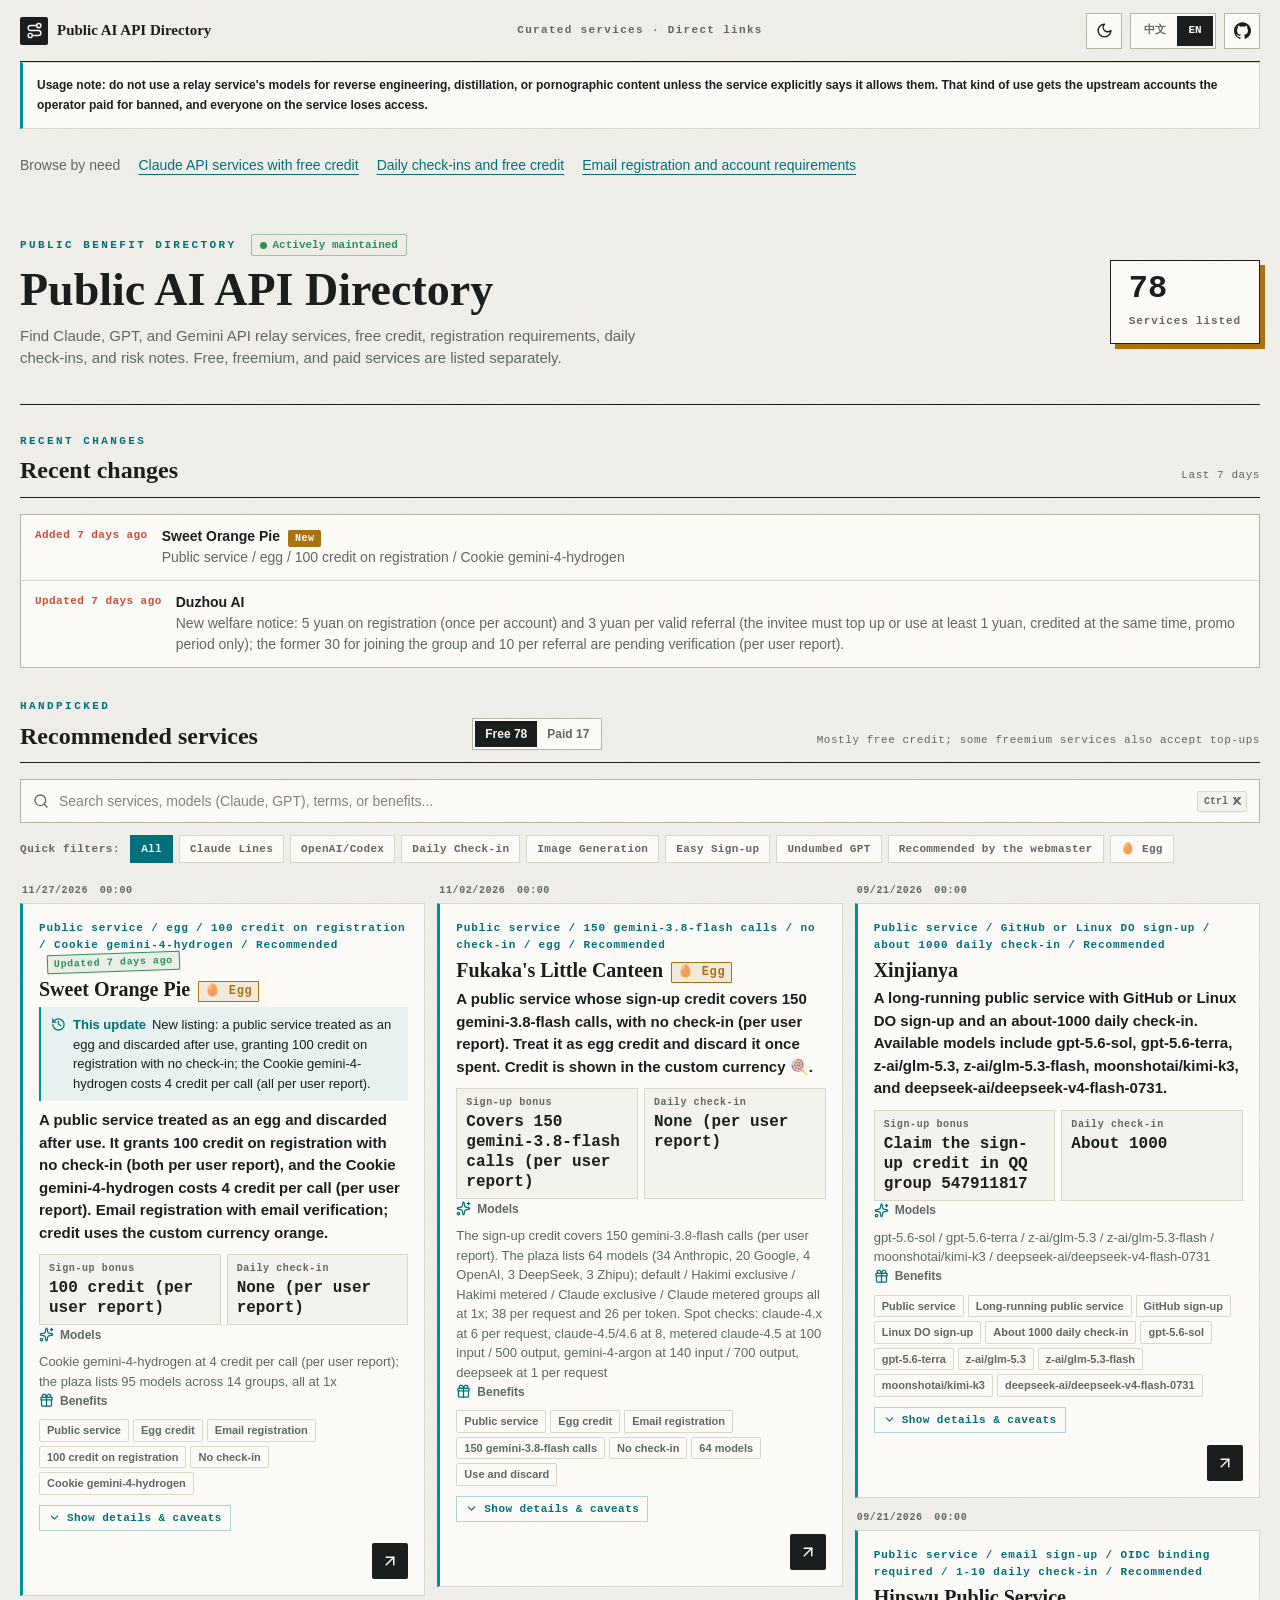
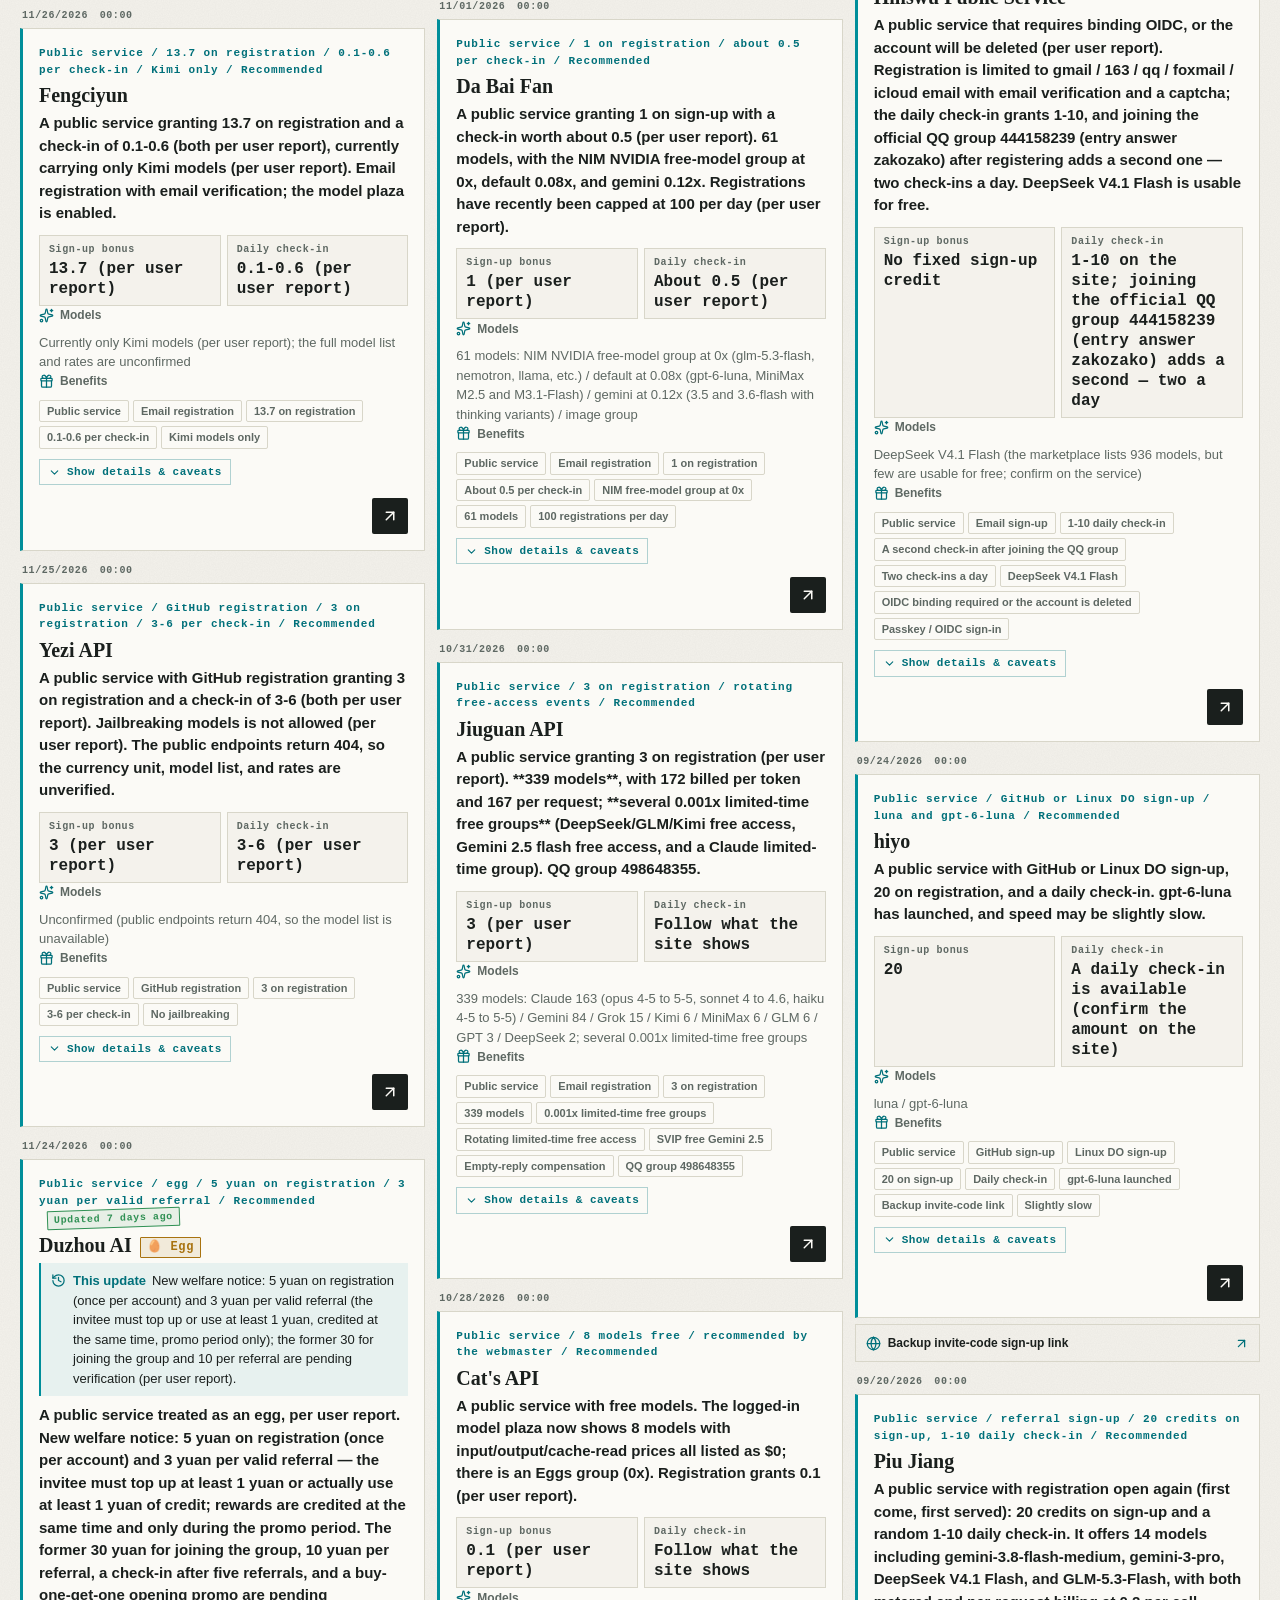
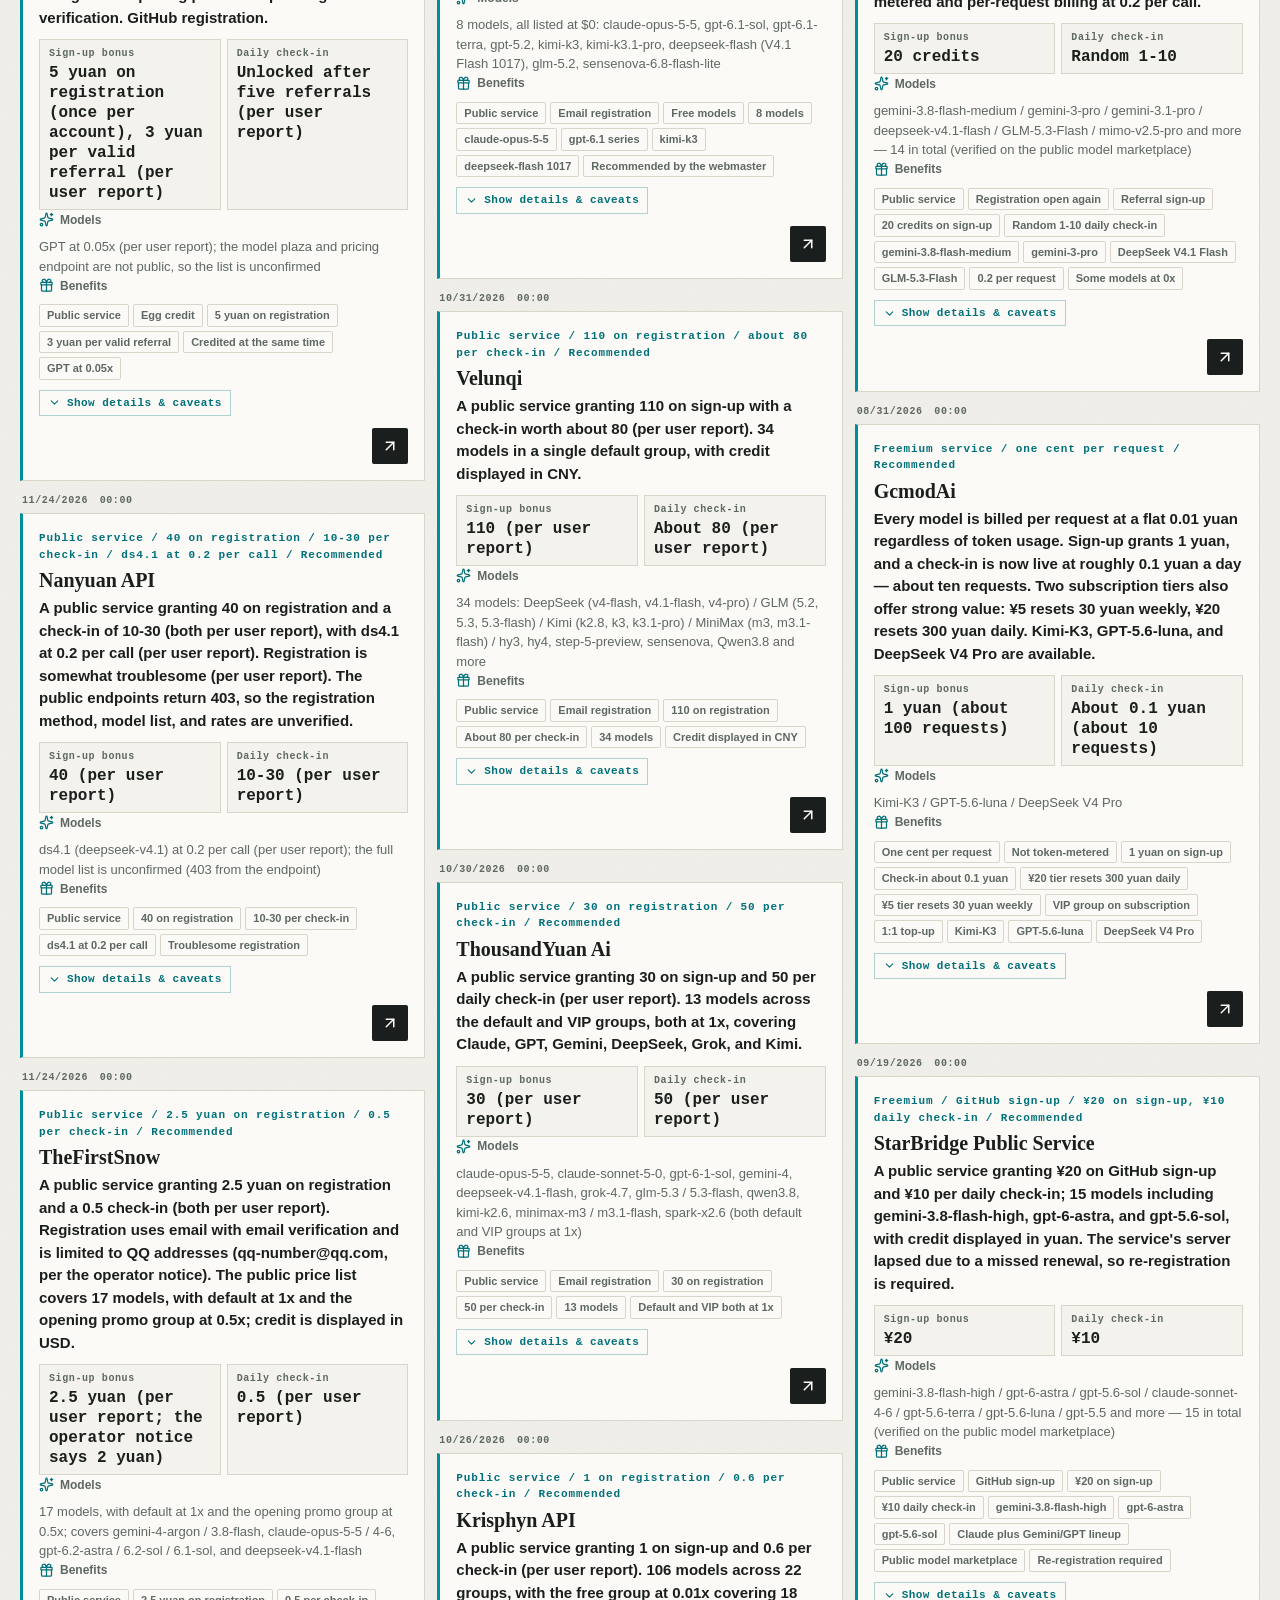
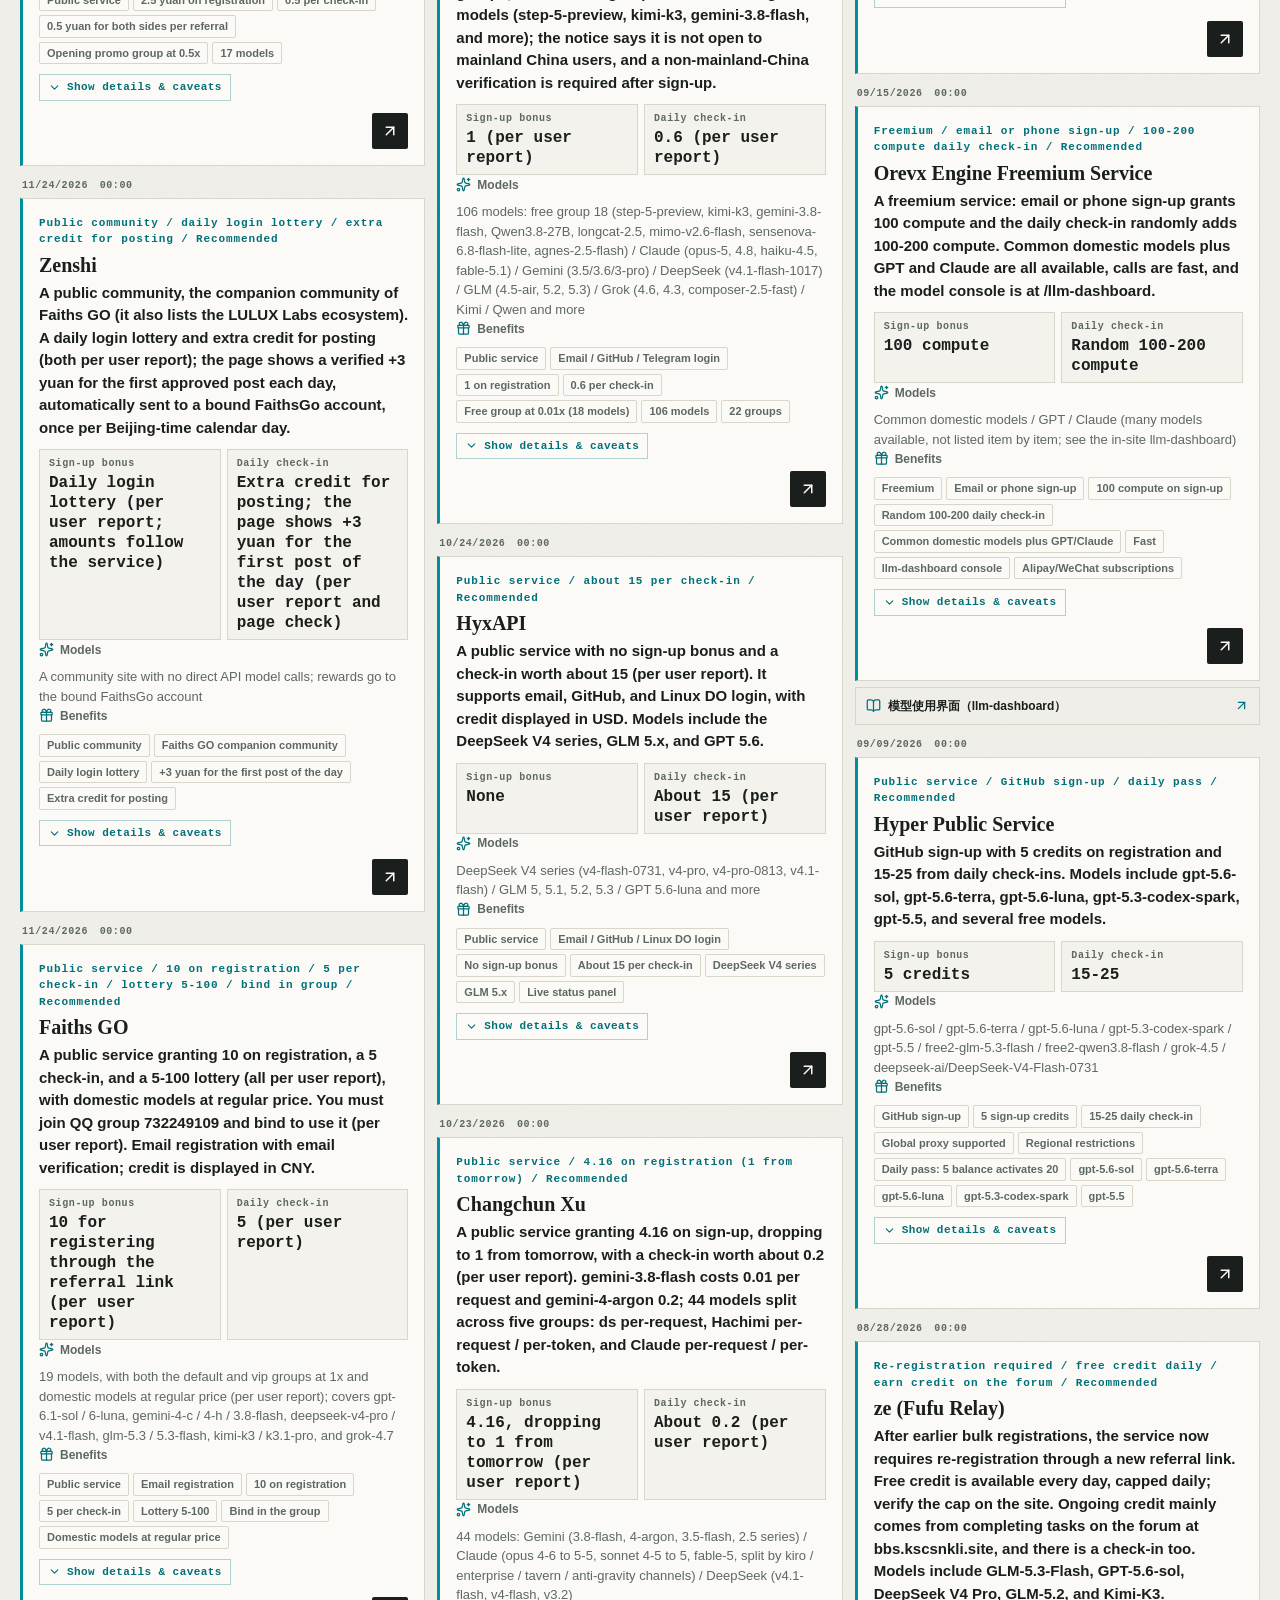
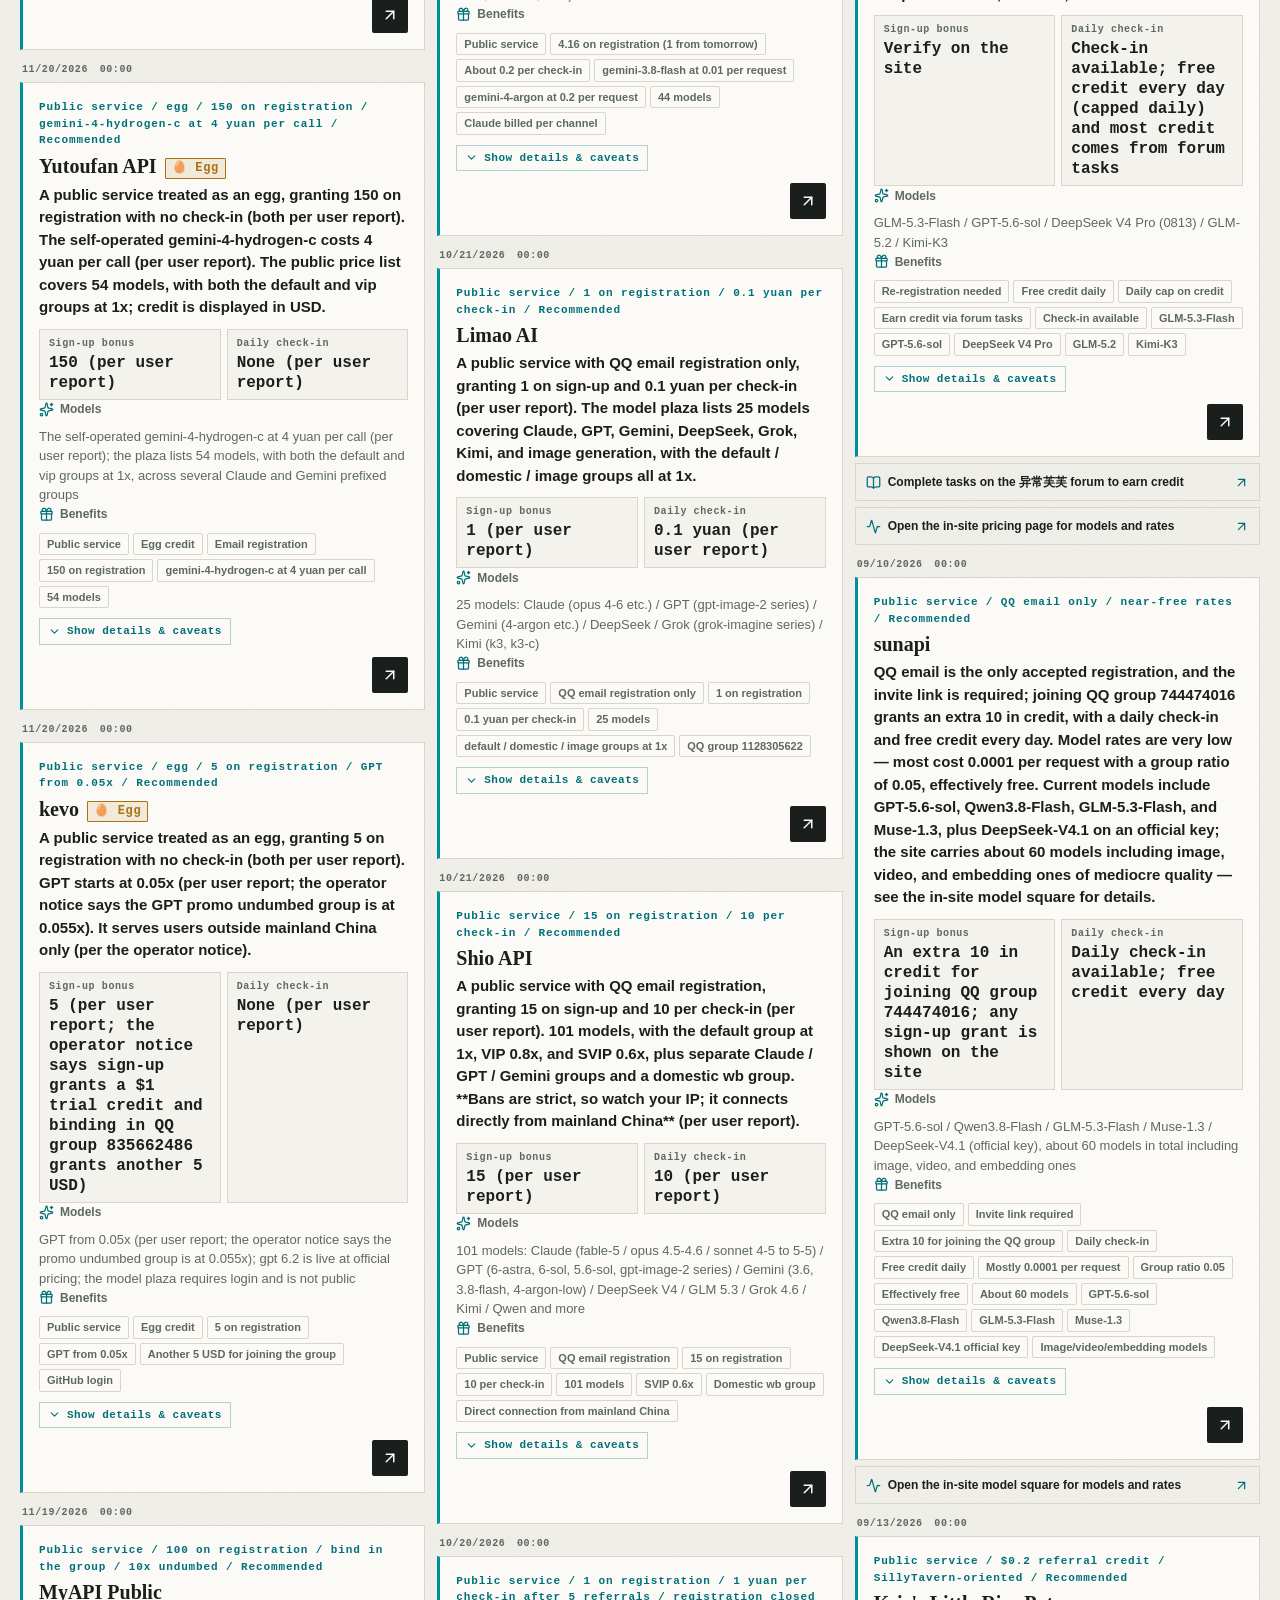
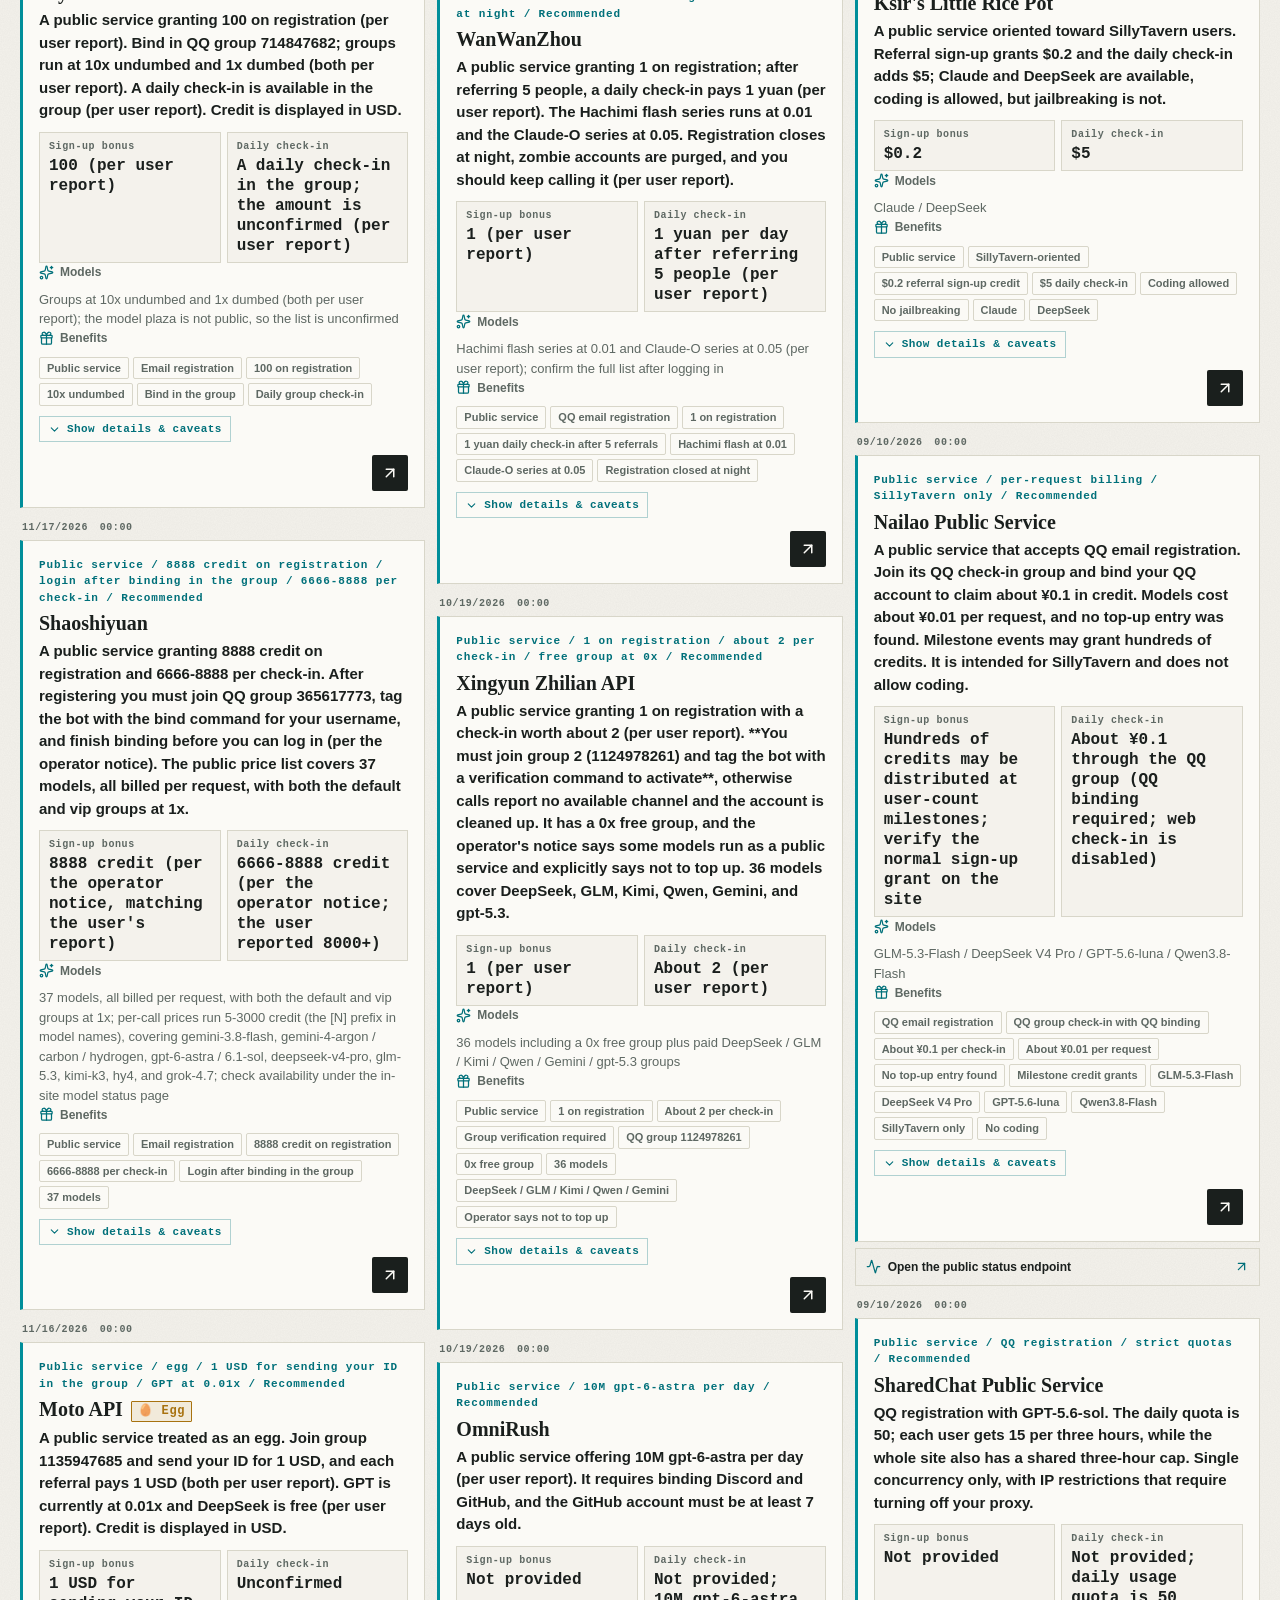
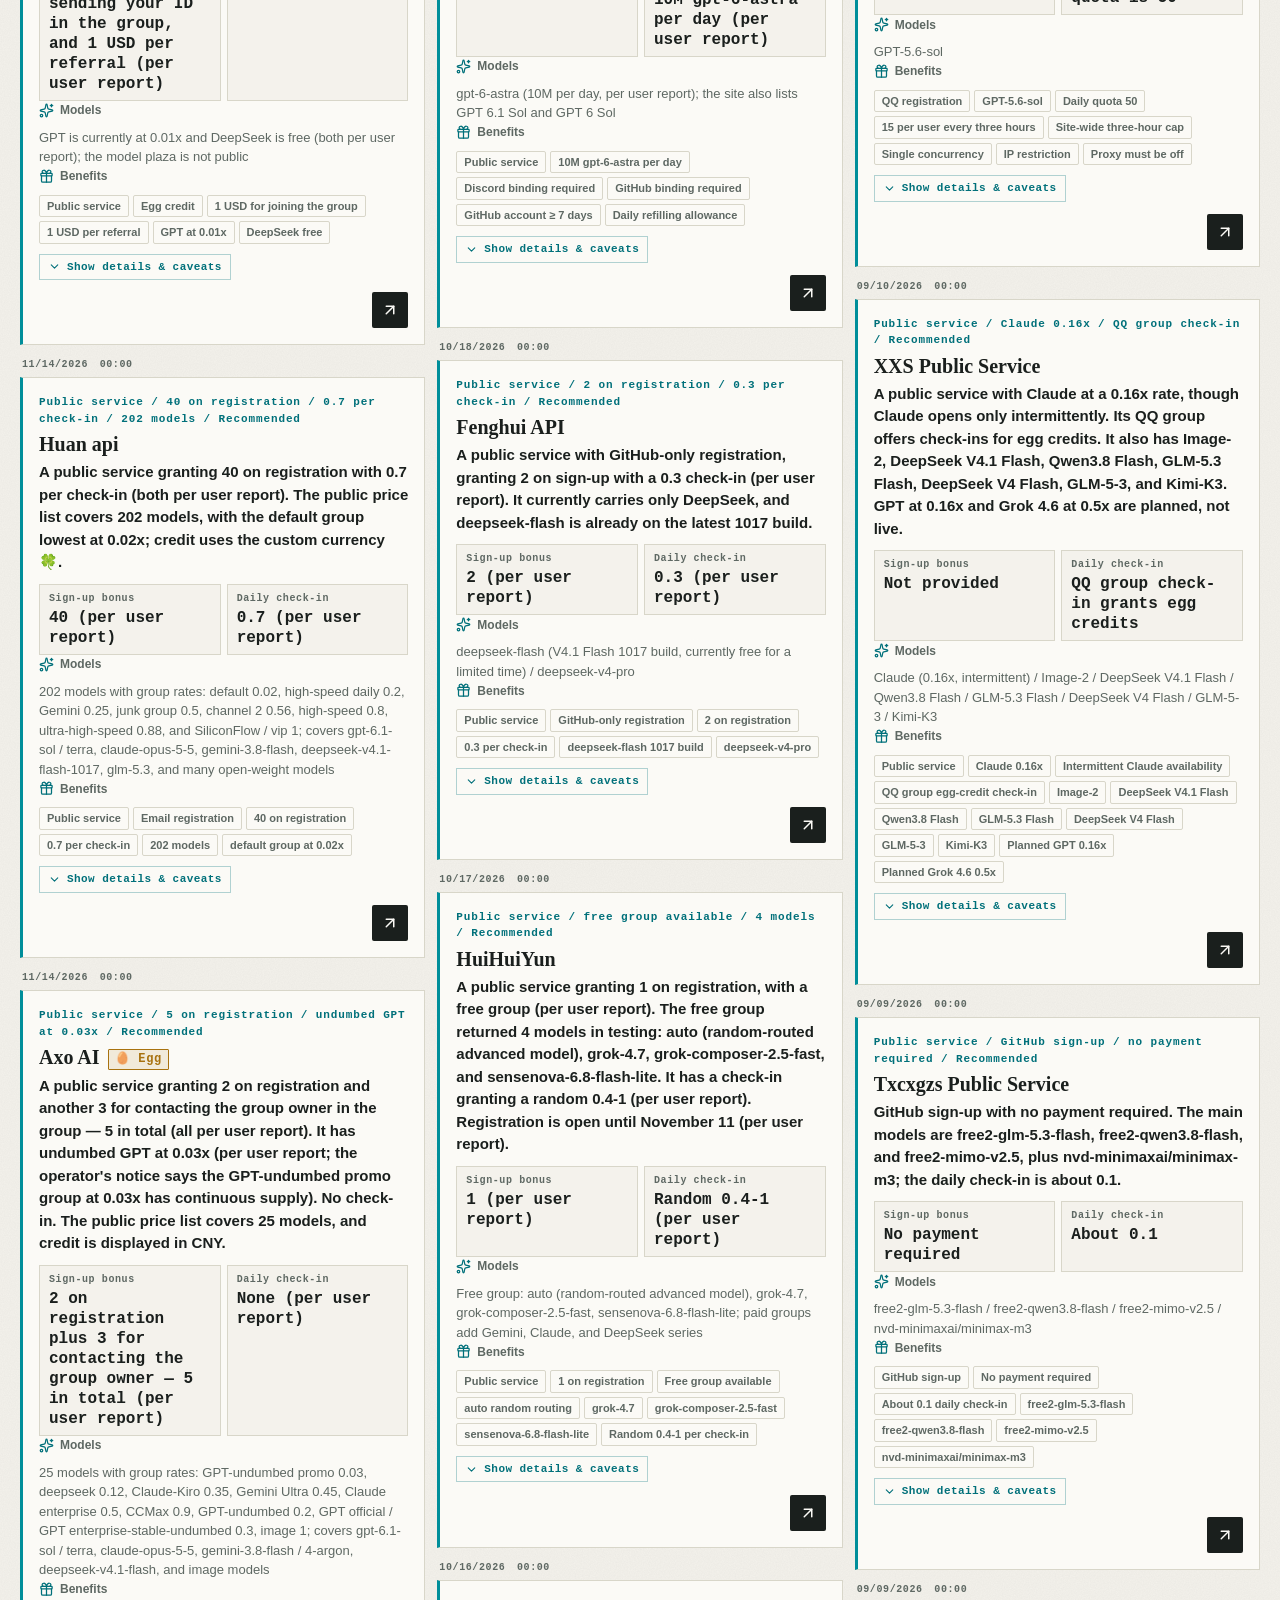
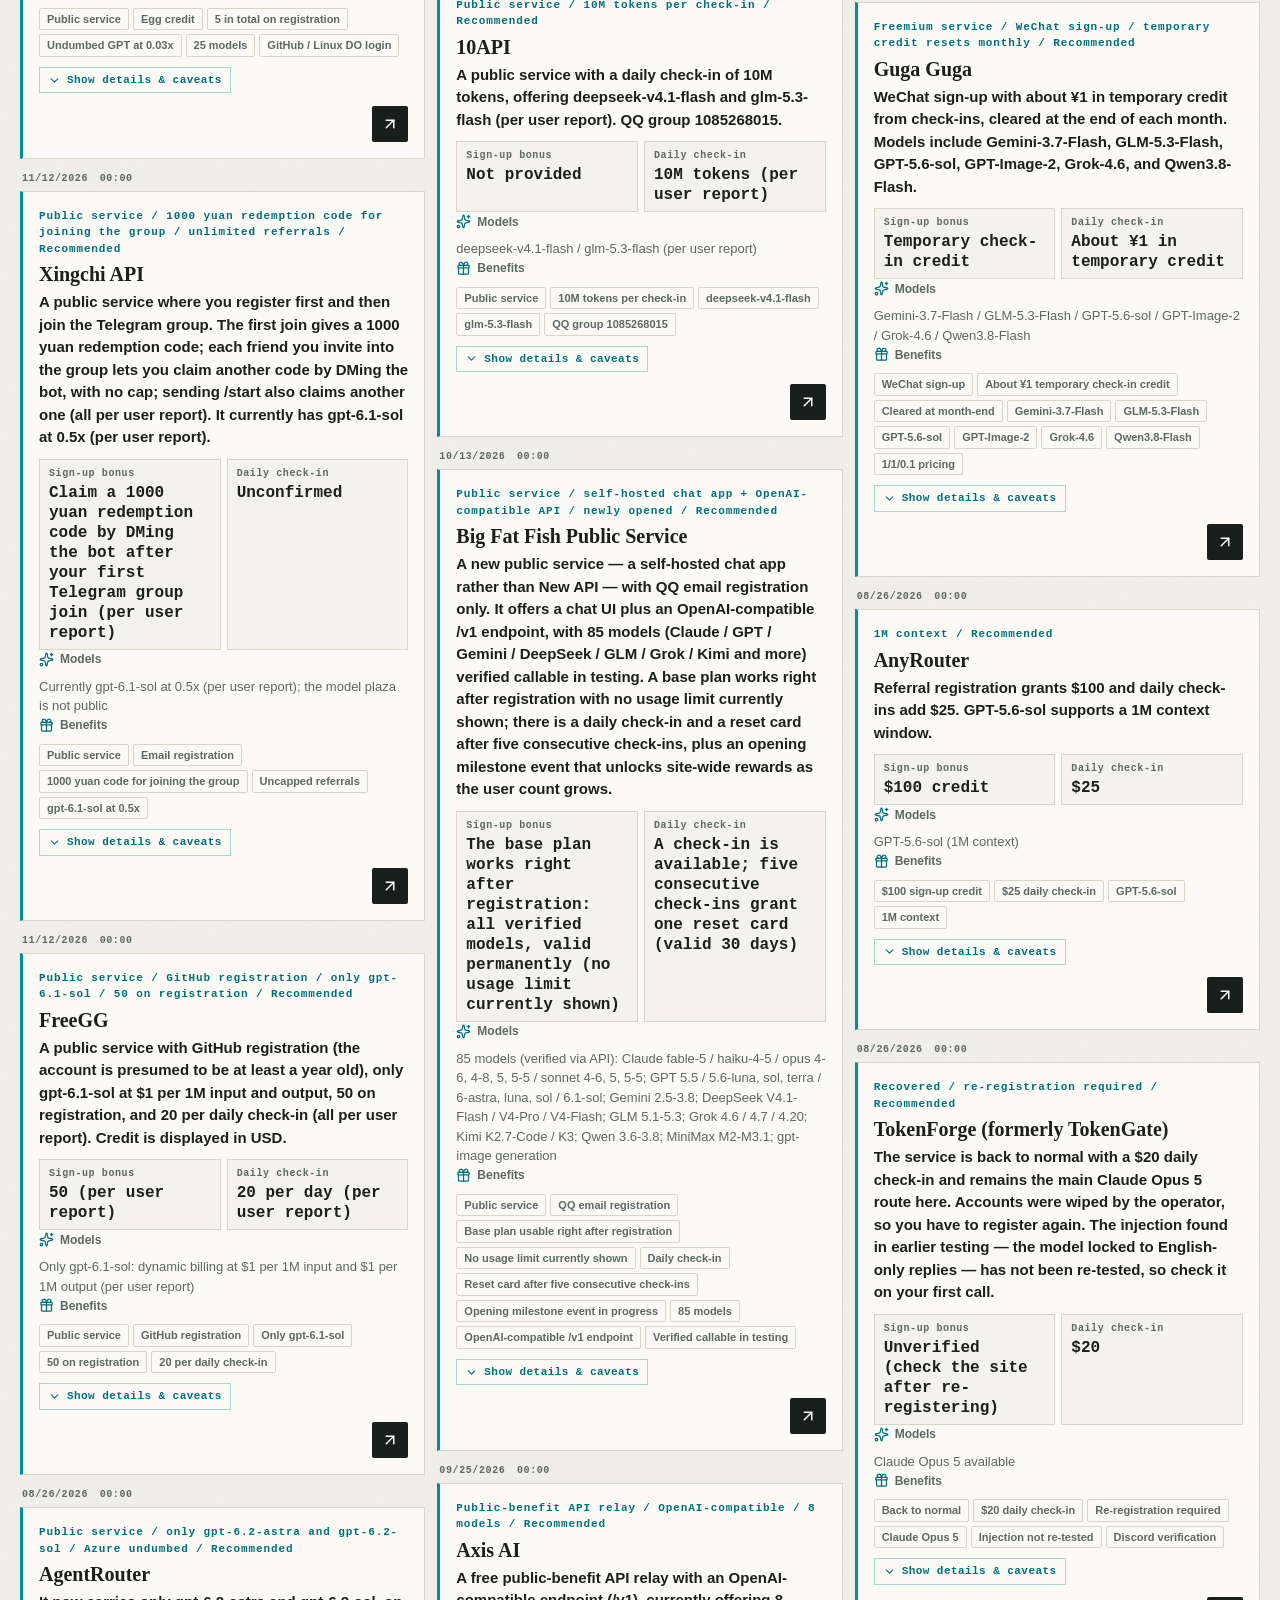
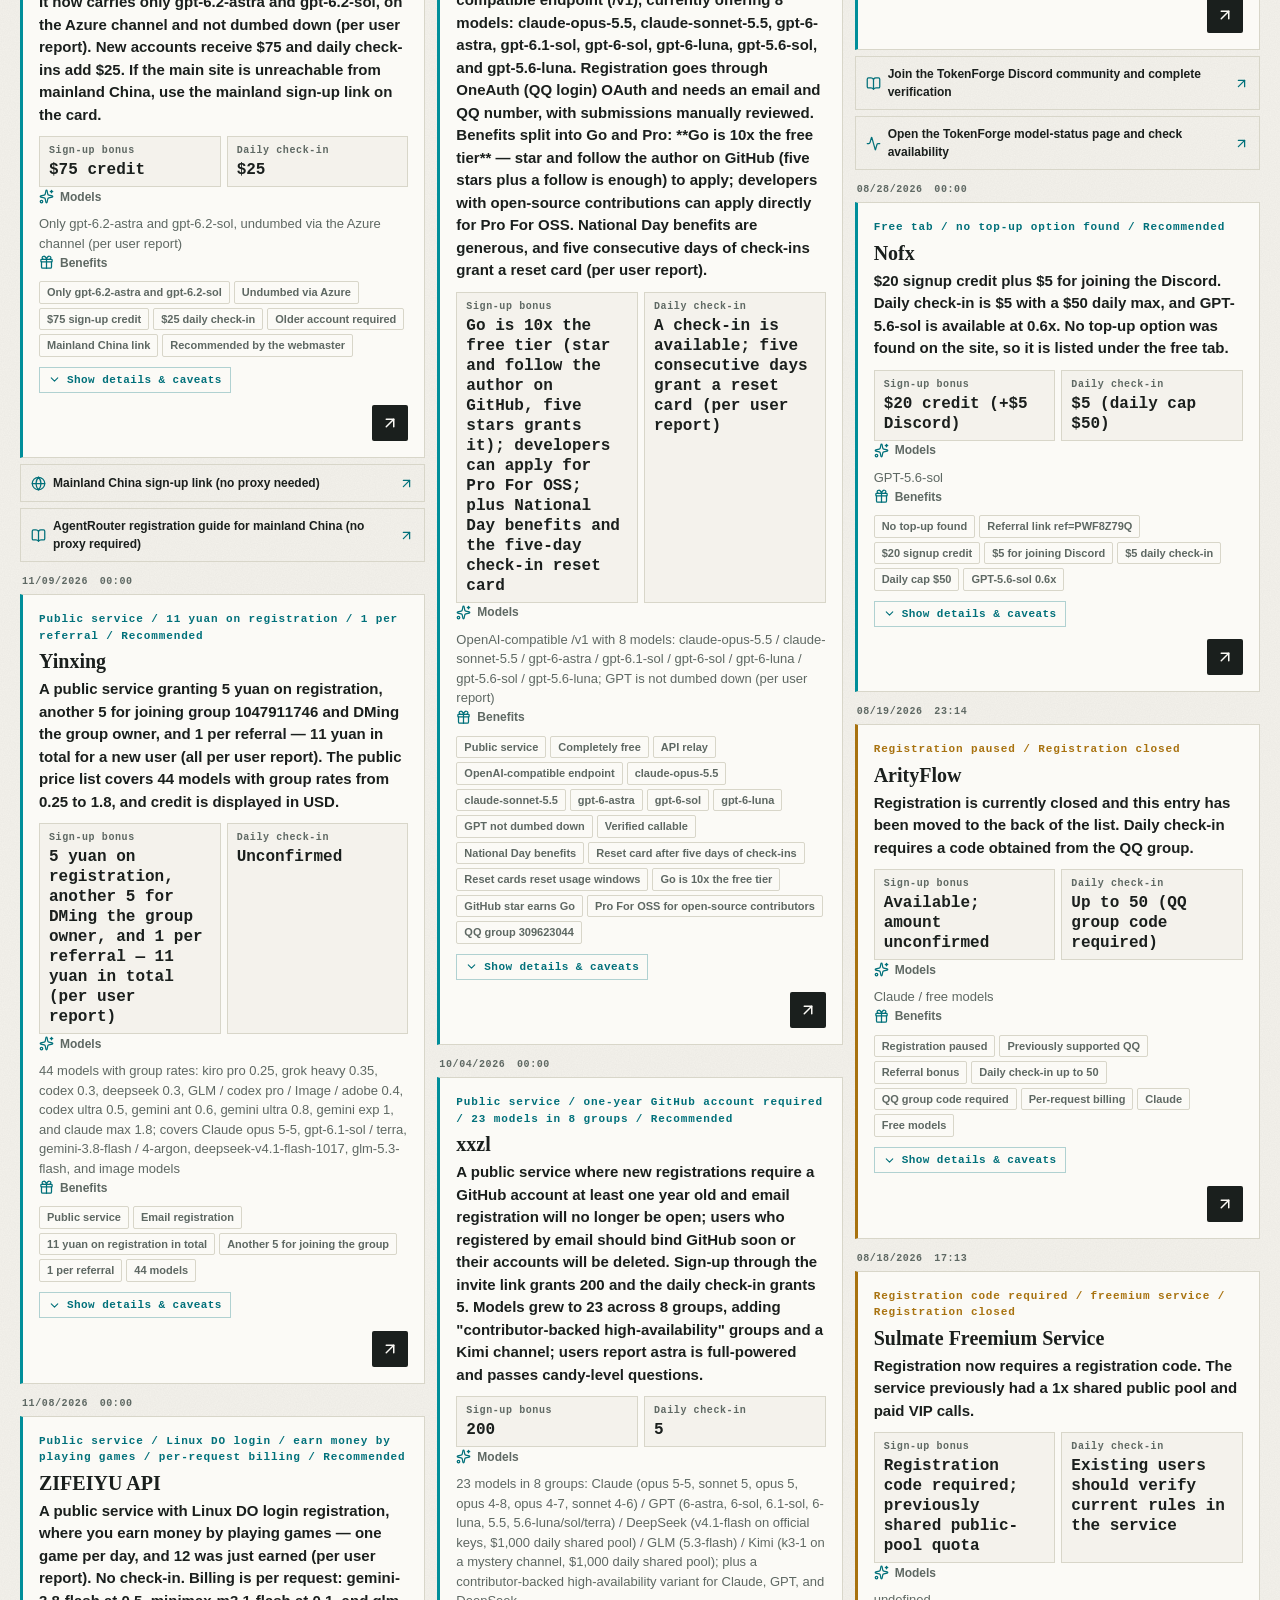
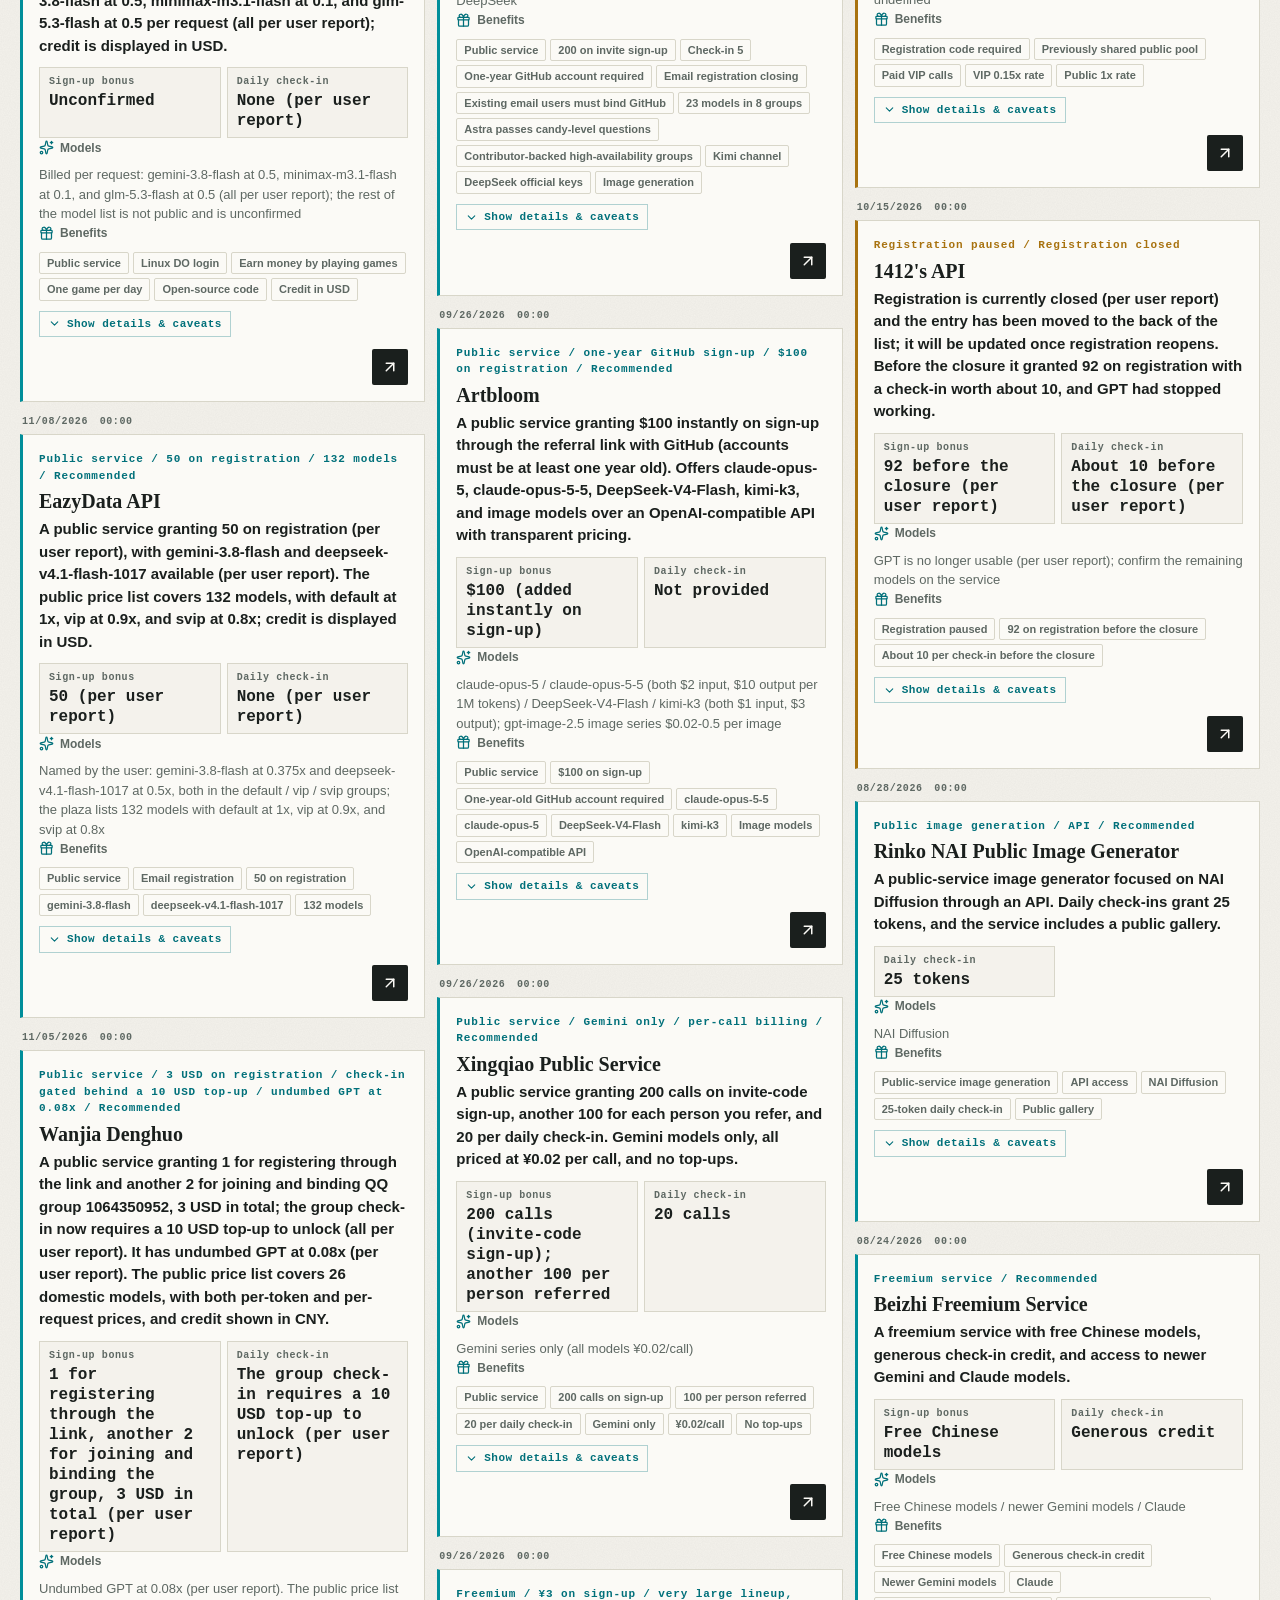
<file: en/index.html>
<!doctype html>
<html lang="en">
  <head>
    <meta charset="UTF-8" />
    <meta name="viewport" content="width=device-width, initial-scale=1.0" />
    <meta
      name="description"
      content="Browse Claude, GPT, and Gemini API relay services with free credit, daily check-ins, registration requirements, model information, and risk notes. Includes free, freemium, and paid services."
    />
    <title>Free AI API Directory | Credits, Daily Check-ins and Relay Services</title>

    <link rel="canonical" href="https://ytzzjx.github.io/en/" data-canonical />
    <link rel="alternate" hreflang="zh-Hans" href="https://ytzzjx.github.io/" />
    <link rel="alternate" hreflang="en" href="https://ytzzjx.github.io/en/" />
    <link rel="alternate" hreflang="x-default" href="https://ytzzjx.github.io/" />

    <link rel="icon" href="/favicon.svg" type="image/svg+xml" />
    <meta name="theme-color" content="#008e9a" />

    <meta property="og:type" content="website" />
    <meta property="og:site_name" content="Public AI API Directory" data-og-site-name />
    <meta property="og:url" content="https://ytzzjx.github.io/en/" data-og-url />
    <meta property="og:locale" content="en_US" data-og-locale />
    <meta property="og:locale:alternate" content="zh_CN" data-og-locale-alt />
    <meta property="og:title" content="Free AI API Directory | Credits, Daily Check-ins and Relay Services" data-og-title />
    <meta
      property="og:description"
      content="Browse Claude, GPT, and Gemini API relay services with free credit, daily check-ins, registration requirements, model information, and risk notes. Includes free, freemium, and paid services."
      data-og-description
    />
    <meta property="og:image" content="https://ytzzjx.github.io/og-cover.png" />
    <meta property="og:image:width" content="1200" />
    <meta property="og:image:height" content="630" />
    <meta property="og:image:alt" content="Public AI API Directory · Recommended services" data-og-image-alt />
    <meta name="twitter:card" content="summary_large_image" />
    <meta name="twitter:title" content="Free AI API Directory | Credits, Daily Check-ins and Relay Services" data-twitter-title />
    <meta
      name="twitter:description"
      content="Browse Claude, GPT, and Gemini API relay services with free credit, daily check-ins, registration requirements, model information, and risk notes. Includes free, freemium, and paid services."
      data-twitter-description
    />
    <meta name="twitter:image" content="https://ytzzjx.github.io/og-cover.png" />

    <link rel="stylesheet" href="/styles.css?v=f522ac4e" />
    <link rel="preconnect" href="https://cloud.umami.is" />
    <script src="/icons.js?v=d1ddf2fc" defer></script>
    <script>
      // 统计脚本不挡首屏：defer 脚本会拖住 DOMContentLoaded，而列表渲染挂在 DCL 上，
      // 第三方慢一点整个页面就跟着慢。改成页面 load 之后再加载，失败也不影响列表。
      window.addEventListener("load", function () {
        var s = document.createElement("script");
        s.defer = true;
        s.src = "https://cloud.umami.is/script.js";
        s.setAttribute("data-website-id", "2b930e98-7868-43b1-b2bf-7cb9c5f36d60");
        s.setAttribute("data-domains", "ytzzjx.github.io");
        document.head.appendChild(s);
      });
    </script>
    <script src="/app.js?v=a2d8dc29" data-translations-src="/entry-translations.js?v=17b7bf27" defer></script>
    <script>
      (function() {
        try {
          var t = localStorage.getItem("directory-theme") || (window.matchMedia("(prefers-color-scheme: dark)").matches ? "dark" : "light");
          if (t === "dark") document.documentElement.setAttribute("data-theme", "dark");
        } catch(e) {}
      })();
    </script>
  <script type="application/ld+json" id="structured-data">{"@context":"https://schema.org","@type":"ItemList","name":"Free AI API Directory | Credits, Daily Check-ins and Relay Services","description":"Browse Claude, GPT, and Gemini API relay services with free credit, daily check-ins, registration requirements, model information, and risk notes. Includes free, freemium, and paid services.","url":"https://ytzzjx.github.io/en/","inLanguage":"en","numberOfItems":95,"itemListElement":[{"@type":"ListItem","position":1,"name":"Sweet Orange Pie","description":"A public service treated as an egg and discarded after use. It grants 100 credit on registration with no check-in (both per user report), and the Cookie gemini-4-hydrogen costs 4 credit per call (per user report). Email registration with email verification; credit uses the custom currency orange.","url":"https://i.orangepie.org/sign-up?aff=dHKQ"},{"@type":"ListItem","position":2,"name":"Fengciyun","description":"A public service granting 13.7 on registration and a check-in of 0.1-0.6 (both per user report), currently carrying only Kimi models (per user report). Email registration with email verification; the model plaza is enabled.","url":"https://ezch.xydaim.cn/register?aff=2C2NQZ3PEQ7F"},{"@type":"ListItem","position":3,"name":"Yezi API","description":"A public service with GitHub registration granting 3 on registration and a check-in of 3-6 (both per user report). Jailbreaking models is not allowed (per user report). The public endpoints return 404, so the currency unit, model list, and rates are unverified.","url":"https://ai.yezi.help:2053/register?lottery_invite=b298cb1d22459ccfb2bbaddd218cb115f32605e9592f5b5275c5fa50f7da1207"},{"@type":"ListItem","position":4,"name":"Duzhou AI","description":"A public service treated as an egg, per user report. New welfare notice: 5 yuan on registration (once per account) and 3 yuan per valid referral — the invitee must top up at least 1 yuan or actually use at least 1 yuan of credit; rewards are credited at the same time and only during the promo period. The former 30 yuan for joining the group, 10 yuan per referral, a check-in after five referrals, and a buy-one-get-one opening promo are pending verification. GitHub registration.","url":"https://duzhouai.ccwu.cc/register?aff=UXDLBD783ZYB"},{"@type":"ListItem","position":5,"name":"Nanyuan API","description":"A public service granting 40 on registration and a check-in of 10-30 (both per user report), with ds4.1 at 0.2 per call (per user report). Registration is somewhat troublesome (per user report). The public endpoints return 403, so the registration method, model list, and rates are unverified.","url":"https://api.nanyuanapi.com/sign-up?aff=iAy9"},{"@type":"ListItem","position":6,"name":"TheFirstSnow","description":"A public service granting 2.5 yuan on registration and a 0.5 check-in (both per user report). Registration uses email with email verification and is limited to QQ addresses (qq-number@qq.com, per the operator notice). The public price list covers 17 models, with default at 1x and the opening promo group at 0.5x; credit is displayed in USD.","url":"https://thefirstsnow.top/sign-up?aff=cUwo"},{"@type":"ListItem","position":7,"name":"Zenshi","description":"A public community, the companion community of Faiths GO (it also lists the LULUX Labs ecosystem). A daily login lottery and extra credit for posting (both per user report); the page shows a verified +3 yuan for the first approved post each day, automatically sent to a bound FaithsGo account, once per Beijing-time calendar day.","url":"https://zenshi.pages.dev/login?invite=HFB6B9DV&next=/forum"},{"@type":"ListItem","position":8,"name":"Faiths GO","description":"A public service granting 10 on registration, a 5 check-in, and a 5-100 lottery (all per user report), with domestic models at regular price. You must join QQ group 732249109 and bind to use it (per user report). Email registration with email verification; credit is displayed in CNY.","url":"https://faithsgo.pages.dev/?ref=LK1e"},{"@type":"ListItem","position":9,"name":"Yutoufan API","description":"A public service treated as an egg, granting 150 on registration with no check-in (both per user report). The self-operated gemini-4-hydrogen-c costs 4 yuan per call (per user report). The public price list covers 54 models, with both the default and vip groups at 1x; credit is displayed in USD.","url":"https://api.yutou.fun/sign-up?aff=Bzvp"},{"@type":"ListItem","position":10,"name":"kevo","description":"A public service treated as an egg, granting 5 on registration with no check-in (both per user report). GPT starts at 0.05x (per user report; the operator notice says the GPT promo undumbed group is at 0.055x). It serves users outside mainland China only (per the operator notice).","url":"https://ai.xiaowumin.top/sign-up?aff=bWUy"},{"@type":"ListItem","position":11,"name":"MyAPI Public","description":"A public service granting 100 on registration (per user report). Bind in QQ group 714847682; groups run at 10x undumbed and 1x dumbed (both per user report). A daily check-in is available in the group (per user report). Credit is displayed in USD.","url":"http://free.myaiapi.site:8080/register?aff=KNKXN62DPJ98"},{"@type":"ListItem","position":12,"name":"Shaoshiyuan","description":"A public service granting 8888 credit on registration and 6666-8888 per check-in. After registering you must join QQ group 365617773, tag the bot with the bind command for your username, and finish binding before you can log in (per the operator notice). The public price list covers 37 models, all billed per request, with both the default and vip groups at 1x.","url":"https://shaoshiyuan.xyz/sign-up?aff=asgD"},{"@type":"ListItem","position":13,"name":"Moto API","description":"A public service treated as an egg. Join group 1135947685 and send your ID for 1 USD, and each referral pays 1 USD (both per user report). GPT is currently at 0.01x and DeepSeek is free (per user report). Credit is displayed in USD.","url":"https://motoapi.com/sign-up?aff=JHXX"},{"@type":"ListItem","position":14,"name":"Huan api","description":"A public service granting 40 on registration with 0.7 per check-in (both per user report). The public price list covers 202 models, with the default group lowest at 0.02x; credit uses the custom currency 🍀.","url":"https://api.novalyte.cn/sign-up?aff=aLgj"},{"@type":"ListItem","position":15,"name":"Axo AI","description":"A public service granting 2 on registration and another 3 for contacting the group owner in the group — 5 in total (all per user report). It has undumbed GPT at 0.03x (per user report; the operator's notice says the GPT-undumbed promo group at 0.03x has continuous supply). No check-in. The public price list covers 25 models, and credit is displayed in CNY.","url":"https://axoai.cc/sign-up?aff=QDqX"},{"@type":"ListItem","position":16,"name":"Xingchi API","description":"A public service where you register first and then join the Telegram group. The first join gives a 1000 yuan redemption code; each friend you invite into the group lets you claim another code by DMing the bot, with no cap; sending /start also claims another one (all per user report). It currently has gpt-6.1-sol at 0.5x (per user report).","url":"https://xingchiapi.com/register?aff=6F9G3HF4B8W6"},{"@type":"ListItem","position":17,"name":"FreeGG","description":"A public service with GitHub registration (the account is presumed to be at least a year old), only gpt-6.1-sol at $1 per 1M input and output, 50 on registration, and 20 per daily check-in (all per user report). Credit is displayed in USD.","url":"https://freegg.app/sign-up?aff=Ynwv"},{"@type":"ListItem","position":18,"name":"AgentRouter","description":"It now carries only gpt-6.2-astra and gpt-6.2-sol, on the Azure channel and not dumbed down (per user report). New accounts receive $75 and daily check-ins add $25. If the main site is unreachable from mainland China, use the mainland sign-up link on the card.","url":"https://agentrouter.org/register?aff=i3Xz"},{"@type":"ListItem","position":19,"name":"Yinxing","description":"A public service granting 5 yuan on registration, another 5 for joining group 1047911746 and DMing the group owner, and 1 per referral — 11 yuan in total for a new user (all per user report). The public price list covers 44 models with group rates from 0.25 to 1.8, and credit is displayed in USD.","url":"https://open.taikoapi.com/sign-up?aff=3dBN"},{"@type":"ListItem","position":20,"name":"ZIFEIYU API","description":"A public service with Linux DO login registration, where you earn money by playing games — one game per day, and 12 was just earned (per user report). No check-in. Billing is per request: gemini-3.8-flash at 0.5, minimax-m3.1-flash at 0.1, and glm-5.3-flash at 0.5 per request (all per user report); credit is displayed in USD.","url":"https://ai.112102.xyz/sign-up?aff=94cf"},{"@type":"ListItem","position":21,"name":"EazyData API","description":"A public service granting 50 on registration (per user report), with gemini-3.8-flash and deepseek-v4.1-flash-1017 available (per user report). The public price list covers 132 models, with default at 1x, vip at 0.9x, and svip at 0.8x; credit is displayed in USD.","url":"https://eazydata.org/sign-up?aff=goIo"},{"@type":"ListItem","position":22,"name":"Wanjia Denghuo","description":"A public service granting 1 for registering through the link and another 2 for joining and binding QQ group 1064350952, 3 USD in total; the group check-in now requires a 10 USD top-up to unlock (all per user report). It has undumbed GPT at 0.08x (per user report). The public price list covers 26 domestic models, with both per-token and per-request prices, and credit shown in CNY.","url":"https://wjapi.vip/register?aff=ZJFB7ZVSEMYJ"},{"@type":"ListItem","position":23,"name":"Dubhe Free API","description":"A public service with 262 models, both the default and VIP groups at 1x, and very low model rates. Check-in is enabled; the sign-up credit and check-in amount are unconfirmed.","url":"https://ai.skill.wales/sign-up?aff=jqc8"},{"@type":"ListItem","position":24,"name":"Wen Token","description":"A paid service filed under the public section as an egg, granting 3 yuan on sign-up with no check-in (per user report). Only use gemini-3.8-flash at 0.0035 per call and gemini-4-argon-count at 0.08 per call; do not use the other models.","url":"https://api.wentoken.si/sign-up?aff=HMTK"},{"@type":"ListItem","position":25,"name":"API Zhinu","description":"A paid service and the current main pick (per user report). GPT context is not billed at double. Double-11 promo: 0.01x fully undumbed GPT with a 95% cache hit and a 1-second time to first token, and the group is open right now (per user report), through 23:59 on November 11. No sign-up credit.","url":"https://ai.apizn.com/sign-up?aff=AFT4"},{"@type":"ListItem","position":26,"name":"Jasper","description":"A public service with many free models (per user report). 149 models, with the Unlimited group at 0x (59 models) and the Free group at 0.01x (9 models). Credit is shown in the custom currency ✦.","url":"https://api.yjs.im/sign-up?aff=5uGC"},{"@type":"ListItem","position":27,"name":"Fukaka's Little Canteen","description":"A public service whose sign-up credit covers 150 gemini-3.8-flash calls, with no check-in (per user report). Treat it as egg credit and discard it once spent. Credit is shown in the custom currency 🍭.","url":"https://api.fuka.win/sign-up?aff=Erxa"},{"@type":"ListItem","position":28,"name":"Da Bai Fan","description":"A public service granting 1 on sign-up with a check-in worth about 0.5 (per user report). 61 models, with the NIM NVIDIA free-model group at 0x, default 0.08x, and gemini 0.12x. Registrations have recently been capped at 100 per day (per user report).","url":"https://newapi.hkkkj.qzz.io/sign-up?aff=SrUj"},{"@type":"ListItem","position":29,"name":"tntapi","description":"A paid service at 0.07x with a 90% cache hit and undumbed GPT across the board (per user report).","url":"https://tntapi.com/register?aff=YEHKYD842LNC"},{"@type":"ListItem","position":30,"name":"Menghuan API","description":"A paid service at 0.08x with an 80% cache hit and undumbed GPT across the board (per user report).","url":"https://mhapi.net/register?aff=MPFATHYUYACF"},{"@type":"ListItem","position":31,"name":"beiluoxi","description":"A paid service with GPT at 0.07x, undumbed (per user report).","url":"https://beiluoxi.ccwu.cc/register?aff=EKZSES6FNVPX"},{"@type":"ListItem","position":32,"name":"Jiuguan API","description":"A public service granting 3 on registration (per user report). **339 models**, with 172 billed per token and 167 per request; **several 0.001x limited-time free groups** (DeepSeek/GLM/Kimi free access, Gemini 2.5 flash free access, and a Claude limited-time group). QQ group 498648355.","url":"https://jiuguan.cloud/sign-up?aff=PvxS"},{"@type":"ListItem","position":33,"name":"Cat's API","description":"A public service with free models. The logged-in model plaza now shows 8 models with input/output/cache-read prices all listed as $0; there is an Eggs group (0x). Registration grants 0.1 (per user report).","url":"https://www.catpawrouter.com/sign-up?aff=YugA"},{"@type":"ListItem","position":34,"name":"Velunqi","description":"A public service granting 110 on sign-up with a check-in worth about 80 (per user report). 34 models in a single default group, with credit displayed in CNY.","url":"https://velunqi.asia/sign-up?aff=EHhE"},{"@type":"ListItem","position":35,"name":"ThousandYuan Ai","description":"A public service granting 30 on sign-up and 50 per daily check-in (per user report). 13 models across the default and VIP groups, both at 1x, covering Claude, GPT, Gemini, DeepSeek, Grok, and Kimi.","url":"https://api.thousandyuan.dpdns.org/sign-up?aff=vDuG"},{"@type":"ListItem","position":36,"name":"Qiudaoyu","description":"A paid tavern-oriented service granting 2.5 on registration with no check-in (per user report). The highlight is argon at 0.02 per request (per user report).","url":"https://qiudaoy.com/sign-up?aff=V9zw"},{"@type":"ListItem","position":37,"name":"Krisphyn API","description":"A public service granting 1 on sign-up and 0.6 per check-in (per user report). 106 models across 22 groups, with the free group at 0.01x covering 18 models (step-5-preview, kimi-k3, gemini-3.8-flash, and more); the notice says it is not open to mainland China users, and a non-mainland-China verification is required after sign-up.","url":"https://api.krisphyn.cc/sign-up?aff=RHNm"},{"@type":"ListItem","position":38,"name":"HyxAPI","description":"A public service with no sign-up bonus and a check-in worth about 15 (per user report). It supports email, GitHub, and Linux DO login, with credit displayed in USD. Models include the DeepSeek V4 series, GLM 5.x, and GPT 5.6.","url":"https://hyxware.com/auth?mode=register&aff=iSln"},{"@type":"ListItem","position":39,"name":"Changchun Xu","description":"A public service granting 4.16 on sign-up, dropping to 1 from tomorrow, with a check-in worth about 0.2 (per user report). gemini-3.8-flash costs 0.01 per request and gemini-4-argon 0.2; 44 models split across five groups: ds per-request, Hachimi per-request / per-token, and Claude per-request / per-token.","url":"https://changchunxu.xyz/sign-up?aff=YRjX"},{"@type":"ListItem","position":40,"name":"Limao AI","description":"A public service with QQ email registration only, granting 1 on sign-up and 0.1 yuan per check-in (per user report). The model plaza lists 25 models covering Claude, GPT, Gemini, DeepSeek, Grok, Kimi, and image generation, with the default / domestic / image groups all at 1x.","url":"https://limao-api.com/sign-up?aff=QKlJ"},{"@type":"ListItem","position":41,"name":"Shio API","description":"A public service with QQ email registration, granting 15 on sign-up and 10 per check-in (per user report). 101 models, with the default group at 1x, VIP 0.8x, and SVIP 0.6x, plus separate Claude / GPT / Gemini groups and a domestic wb group. **Bans are strict, so watch your IP; it connects directly from mainland China** (per user report).","url":"https://api.203236.xyz/sign-up"},{"@type":"ListItem","position":42,"name":"WanWanZhou","description":"A public service granting 1 on registration; after referring 5 people, a daily check-in pays 1 yuan (per user report). The Hachimi flash series runs at 0.01 and the Claude-O series at 0.05. Registration closes at night, zombie accounts are purged, and you should keep calling it (per user report).","url":"https://wanwanzhou.top/register?aff=E44252EBQGS2"},{"@type":"ListItem","position":43,"name":"Xingyun Zhilian API","description":"A public service granting 1 on registration with a check-in worth about 2 (per user report). **You must join group 2 (1124978261) and tag the bot with a verification command to activate**, otherwise calls report no available channel and the account is cleaned up. It has a 0x free group, and the operator's notice says some models run as a public service and explicitly says not to top up. 36 models cover DeepSeek, GLM, Kimi, Qwen, Gemini, and gpt-5.3.","url":"https://api.xincloud.top/sign-up?aff=YOv3"},{"@type":"ListItem","position":44,"name":"OmniRush","description":"A public service offering 10M gpt-6-astra per day (per user report). It requires binding Discord and GitHub, and the GitHub account must be at least 7 days old.","url":"https://omnirush.ai/console?ref=SUS3JHD9"},{"@type":"ListItem","position":45,"name":"Fenghui API","description":"A public service with GitHub-only registration, granting 2 on sign-up with a 0.3 check-in (per user report). It currently carries only DeepSeek, and deepseek-flash is already on the latest 1017 build.","url":"https://api.huidev.com/sign-up?aff=SPqL"},{"@type":"ListItem","position":46,"name":"HuiHuiYun","description":"A public service granting 1 on registration, with a free group (per user report). The free group returned 4 models in testing: auto (random-routed advanced model), grok-4.7, grok-composer-2.5-fast, and sensenova-6.8-flash-lite. It has a check-in granting a random 0.4-1 (per user report). Registration is open until November 11 (per user report).","url":"https://api.huihuiyun.top/register?aff=AHAL3TAU466P"},{"@type":"ListItem","position":47,"name":"10API","description":"A public service with a daily check-in of 10M tokens, offering deepseek-v4.1-flash and glm-5.3-flash (per user report). QQ group 1085268015.","url":"https://nextapi.store/login?inv=INVY5KXY1ZN"},{"@type":"ListItem","position":48,"name":"Big Fat Fish Public Service","description":"A new public service — a self-hosted chat app rather than New API — with QQ email registration only. It offers a chat UI plus an OpenAI-compatible /v1 endpoint, with 85 models (Claude / GPT / Gemini / DeepSeek / GLM / Grok / Kimi and more) verified callable in testing. A base plan works right after registration with no usage limit currently shown; there is a daily check-in and a reset card after five consecutive check-ins, plus an opening milestone event that unlocks site-wide rewards as the user count grows.","url":"https://arc.103-121-95-72.sslip.io/register?invite=XXPSNBJP"},{"@type":"ListItem","position":49,"name":"Axis AI","description":"A free public-benefit API relay with an OpenAI-compatible endpoint (/v1), currently offering 8 models: claude-opus-5.5, claude-sonnet-5.5, gpt-6-astra, gpt-6.1-sol, gpt-6-sol, gpt-6-luna, gpt-5.6-sol, and gpt-5.6-luna. Registration goes through OneAuth (QQ login) OAuth and needs an email and QQ number, with submissions manually reviewed. Benefits split into Go and Pro: **Go is 10x the free tier** — star and follow the author on GitHub (five stars plus a follow is enough) to apply; developers with open-source contributions can apply directly for Pro For OSS. National Day benefits are generous, and five consecutive days of check-ins grant a reset card (per user report).","url":"https://ai.onyxaxis.org/register?invite=AMMRWZ5P"},{"@type":"ListItem","position":50,"name":"xxzl","description":"A public service where new registrations require a GitHub account at least one year old and email registration will no longer be open; users who registered by email should bind GitHub soon or their accounts will be deleted. Sign-up through the invite link grants 200 and the daily check-in grants 5. Models grew to 23 across 8 groups, adding \"contributor-backed high-availability\" groups and a Kimi channel; users report astra is full-powered and passes candy-level questions.","url":"https://ai.1tim.com/sign-up?aff=TyKU"},{"@type":"ListItem","position":51,"name":"Artbloom","description":"A public service granting $100 instantly on sign-up through the referral link with GitHub (accounts must be at least one year old). Offers claude-opus-5, claude-opus-5-5, DeepSeek-V4-Flash, kimi-k3, and image models over an OpenAI-compatible API with transparent pricing.","url":"https://api.artbloom.tech/signup?ref=564I5GN2SY"},{"@type":"ListItem","position":52,"name":"Xingqiao Public Service","description":"A public service granting 200 calls on invite-code sign-up, another 100 for each person you refer, and 20 per daily check-in. Gemini models only, all priced at ¥0.02 per call, and no top-ups.","url":"https://xingqiao.chat/sign-up?aff=11NC"},{"@type":"ListItem","position":53,"name":"Jiushi API Freemium Service","description":"A freemium service: ¥3 on sign-up with an about-¥0.1 daily check-in. A very large lineup of 164 models focused on the Claude family, billed per call — k-特惠 opus at ¥0.1078/call and sonnet at ¥0.0539/call, plus gemini, GPT, Grok, and web-reverse series.","url":"https://api.jiushi.xin/register?aff=KQiA"},{"@type":"ListItem","position":54,"name":"Camila Public Service","description":"A public service granting 5000 points on sign-up with an about-200 daily check-in. The public model marketplace lists 51 models: the 11-model public group is mostly at a 0x rate, with per-call groups (gemini about 0.015/call, grok and GPT 0.01/call). Email-verified or GitHub sign-up.","url":"https://free.camila.qzz.io/sign-up?aff=qF18"},{"@type":"ListItem","position":55,"name":"Ovo Freemium Service","description":"A freemium SillyTavern-oriented service granting ¥5 on sign-up; **the daily check-in is now a \"yesterday's-spending rebate\": regular users get 5% of the previous day's actual API spending and VIP users 10%**. Claude and Gemini are available — gemini at ¥0.04 per call and claude-opus-4-6 at ¥0.3 per call.","url":"https://ovoapi.cn/sign-up?aff=st79"},{"@type":"ListItem","position":56,"name":"Xinjianya","description":"A long-running public service with GitHub or Linux DO sign-up and an about-1000 daily check-in. Available models include gpt-5.6-sol, gpt-5.6-terra, z-ai/glm-5.3, z-ai/glm-5.3-flash, moonshotai/kimi-k3, and deepseek-ai/deepseek-v4-flash-0731.","url":"https://new.xinjianya.top/register?aff=NTKW"},{"@type":"ListItem","position":57,"name":"Hinswu Public Service","description":"A public service that requires binding OIDC, or the account will be deleted (per user report). Registration is limited to gmail / 163 / qq / foxmail / icloud email with email verification and a captcha; the daily check-in grants 1-10, and joining the official QQ group 444158239 (entry answer zakozako) after registering adds a second one — two check-ins a day. DeepSeek V4.1 Flash is usable for free.","url":"https://new.ai.hinswu.top/sign-up?aff=L6as"},{"@type":"ListItem","position":58,"name":"hiyo","description":"A public service with GitHub or Linux DO sign-up, 20 on registration, and a daily check-in. gpt-6-luna has launched, and speed may be slightly slow.","url":"https://free.hiyo.top/register?aff=ASBDCX98PNNG"},{"@type":"ListItem","position":59,"name":"Piu Jiang","description":"A public service with registration open again (first come, first served): 20 credits on sign-up and a random 1-10 daily check-in. It offers 14 models including gemini-3.8-flash-medium, gemini-3-pro, DeepSeek V4.1 Flash, and GLM-5.3-Flash, with both metered and per-request billing at 0.2 per call.","url":"https://piu.du4s.com/sign-up?aff=SjXZ"},{"@type":"ListItem","position":60,"name":"GcmodAi","description":"Every model is billed per request at a flat 0.01 yuan regardless of token usage. Sign-up grants 1 yuan, and a check-in is now live at roughly 0.1 yuan a day — about ten requests. Two subscription tiers also offer strong value: ¥5 resets 30 yuan weekly, ¥20 resets 300 yuan daily. Kimi-K3, GPT-5.6-luna, and DeepSeek V4 Pro are available.","url":"https://gcmod.bond/register?aff=4wem"},{"@type":"ListItem","position":61,"name":"StarBridge Public Service","description":"A public service granting ¥20 on GitHub sign-up and ¥10 per daily check-in; 15 models including gemini-3.8-flash-high, gpt-6-astra, and gpt-5.6-sol, with credit displayed in yuan. The service's server lapsed due to a missed renewal, so re-registration is required.","url":"https://api.careke.cn/sign-up?aff=MYwA"},{"@type":"ListItem","position":62,"name":"Orevx Engine Freemium Service","description":"A freemium service: email or phone sign-up grants 100 compute and the daily check-in randomly adds 100-200 compute. Common domestic models plus GPT and Claude are all available, calls are fast, and the model console is at /llm-dashboard.","url":"https://orevx.ai/login?mode=register&inviteCode=FAGCRGAT"},{"@type":"ListItem","position":63,"name":"Hyper Public Service","description":"GitHub sign-up with 5 credits on registration and 15-25 from daily check-ins. Models include gpt-5.6-sol, gpt-5.6-terra, gpt-5.6-luna, gpt-5.3-codex-spark, gpt-5.5, and several free models.","url":"https://ai.hyper.nyc.mn/sign-up?aff=IY2B"},{"@type":"ListItem","position":64,"name":"ze (Fufu Relay)","description":"After earlier bulk registrations, the service now requires re-registration through a new referral link. Free credit is available every day, capped daily; verify the cap on the site. Ongoing credit mainly comes from completing tasks on the forum at bbs.kscsnkli.site, and there is a check-in too. Models include GLM-5.3-Flash, GPT-5.6-sol, DeepSeek V4 Pro, GLM-5.2, and Kimi-K3.","url":"https://api2.kscsnkli.site/sign-up?aff=IE8H"},{"@type":"ListItem","position":65,"name":"sunapi","description":"QQ email is the only accepted registration, and the invite link is required; joining QQ group 744474016 grants an extra 10 in credit, with a daily check-in and free credit every day. Model rates are very low — most cost 0.0001 per request with a group ratio of 0.05, effectively free. Current models include GPT-5.6-sol, Qwen3.8-Flash, GLM-5.3-Flash, and Muse-1.3, plus DeepSeek-V4.1 on an official key; the site carries about 60 models including image, video, and embedding ones of mediocre quality — see the in-site model square for details.","url":"https://sunapi.5201201314.top/sign-up?aff=rF1K"},{"@type":"ListItem","position":66,"name":"Ksir's Little Rice Pot","description":"A public service oriented toward SillyTavern users. Referral sign-up grants $0.2 and the daily check-in adds $5; Claude and DeepSeek are available, coding is allowed, but jailbreaking is not.","url":"https://api.biliksir.ggff.net/sign-up?aff=q3ep"},{"@type":"ListItem","position":67,"name":"Nailao Public Service","description":"A public service that accepts QQ email registration. Join its QQ check-in group and bind your QQ account to claim about ¥0.1 in credit. Models cost about ¥0.01 per request, and no top-up entry was found. Milestone events may grant hundreds of credits. It is intended for SillyTavern and does not allow coding.","url":"https://nailao.biz/sign-up?aff=8KMU"},{"@type":"ListItem","position":68,"name":"SharedChat Public Service","description":"QQ registration with GPT-5.6-sol. The daily quota is 50; each user gets 15 per three hours, while the whole site also has a shared three-hour cap. Single concurrency only, with IP restrictions that require turning off your proxy.","url":"https://new.sharedchat.cc/list/#/register?i=m11Qn"},{"@type":"ListItem","position":69,"name":"XXS Public Service","description":"A public service with Claude at a 0.16x rate, though Claude opens only intermittently. Its QQ group offers check-ins for egg credits. It also has Image-2, DeepSeek V4.1 Flash, Qwen3.8 Flash, GLM-5.3 Flash, DeepSeek V4 Flash, GLM-5-3, and Kimi-K3. GPT at 0.16x and Grok 4.6 at 0.5x are planned, not live.","url":"https://xxs.l.cd/sign-up?aff=q6G2"},{"@type":"ListItem","position":70,"name":"Txcxgzs Public Service","description":"GitHub sign-up with no payment required. The main models are free2-glm-5.3-flash, free2-qwen3.8-flash, and free2-mimo-v2.5, plus nvd-minimaxai/minimax-m3; the daily check-in is about 0.1.","url":"https://ai.txcxgzs.com/sign-up?aff=VegH"},{"@type":"ListItem","position":71,"name":"Guga Guga","description":"WeChat sign-up with about ¥1 in temporary credit from check-ins, cleared at the end of each month. Models include Gemini-3.7-Flash, GLM-5.3-Flash, GPT-5.6-sol, GPT-Image-2, Grok-4.6, and Qwen3.8-Flash.","url":"https://ai.xmiaom.com/sign-up?aff=04Qy"},{"@type":"ListItem","position":72,"name":"AnyRouter","description":"Referral registration grants $100 and daily check-ins add $25. GPT-5.6-sol supports a 1M context window.","url":"https://anyrouter.top/register?aff=LJPP"},{"@type":"ListItem","position":73,"name":"TokenForge (formerly TokenGate)","description":"The service is back to normal with a $20 daily check-in and remains the main Claude Opus 5 route here. Accounts were wiped by the operator, so you have to register again. The injection found in earlier testing — the model locked to English-only replies — has not been re-tested, so check it on your first call.","url":"https://tokenforge.ai.studio/sign-up?aff=iheu"},{"@type":"ListItem","position":74,"name":"DZH Smart AI","description":"A paid service granting 0.1 on registration, with undumbed GPT; QQ group 613833653 frequently sends red packets (per user report). Undumbed astra runs at 0.08x with about an 80% cache hit rate, and there is an AWS Bedrock group at 0.4x (per user report). No check-in; a daily draw of $0-1 requires spending that day, and top-ups only add extra draws.","url":"https://dzhsmartai.com/register?aff=Y9UH5YBU33UB"},{"@type":"ListItem","position":75,"name":"Prime Relay","description":"A paid service: one key reaches Claude, GPT, Gemini and other mainstream models, with published rates — GPT welfare group 0.015, Claude welfare group 0.02, DeepSeek 0.015, Kimi 0.025, Grok / Gemini 0.015. Register with a QQ email; **referral perk: invite a friend who registers and joins the QQ group and both sides get $10 in credit (up to 10 invites per account)**; top-ups convert 1:10; check-in pays $1-3 per day.","url":"https://www.primerelay.online/register?aff=W24WQGYYH84S"},{"@type":"ListItem","position":76,"name":"STA1N API","description":"A paid tavern-oriented source service (per user report). Register with a QQ email for 30 cookies; billing is per request or per usage: Claude Opus 5-5 at 1.6 cookies, Sonnet 5 at 1.1, and Gemini 3.8 Flash at 0.22 per request. It carries 115 models including Claude (Kiro channel), Gemini 3.1-3.8, DeepSeek, Kimi-K3, GLM, Doubao, and NAI image generation. **30,000-user perk: a free limited-time 500-cookie subscription (two days, covering all Gemini models and the discounted DeepSeek)**.","url":"https://cdn.sta1n.cn/sign-up?aff=7zlp"},{"@type":"ListItem","position":77,"name":"Aotera","description":"A paid service: the Plus group runs undumbed GPT at 0.1x, with Pro at 0.17x and Pro 500 at 0.24x. Registration needs a captcha and email verification. No check-in. Opening promotion: red packets as group membership hits each stage.","url":"https://aotera.cc/sign-up?aff=NYYY"},{"@type":"ListItem","position":78,"name":"Edge API","description":"A paid service granting 0.1 on sign-up through the referral link, plus 1 issued by an admin in the QQ group; it has undumbed GPT at a 0.07 rate (per user report). Credit is displayed in CNY.","url":"https://ai.lffm.cn/sign-up?aff=Xw7r"},{"@type":"ListItem","position":79,"name":"SheApi","description":"A paid service granting 1 on registration, with a check-in worth about 0.2. It carries 33 models across 13 groups: the cheapest are plus_0720 at 0.04 and deepseek / glm / kimi at 0.07, the grok group at 0.09 is a **grok-heavy account pool and runs undumbed** (this is Grok, not GPT); cc-max is full-powered with anti-ban micro-injection. Registration accepts QQ email only.","url":"https://www.sheapi.top/sign-up?aff=moEE"},{"@type":"ListItem","position":80,"name":"zquant","description":"A paid service I have topped up over 20 on, with an about-0.15 rate and the full GPT lineup plus Grok, **with GPT not dumbed down**. It includes dumbing-down detection and a dumbing-down radar — GPT risk control has been strict lately and dumbing-down heavily affects the experience, so check the radar before use; join QQ group 738420477 for a 1-yuan trial, and an on-site check-in adds 0.1-1 each time, but it now requires a top-up of at least 20. During the National Day promotion, top-ups convert at 1:1.1.","url":"https://sub2api.zquant.site/register?aff=Y2YY4BZ5MSD4"},{"@type":"ListItem","position":81,"name":"Nofx","description":"$20 signup credit plus $5 for joining the Discord. Daily check-in is $5 with a $50 daily max, and GPT-5.6-sol is available at 0.6x. No top-up option was found on the site, so it is listed under the free tab.","url":"https://nofx.one/zh-CN/sign-in?ref=PWF8Z79Q"},{"@type":"ListItem","position":82,"name":"AbinAPI","description":"Join the official QQ group 547911817 to claim the sign-up credit. Grok Heavy runs at 0.08; other models are available, but this one is cheaper and works well. Check-in is 0.1-0.5 yuan.","url":"https://www.abinapi.com/register?aff=Q8KA3A9E6CBR"},{"@type":"ListItem","position":83,"name":"ArityFlow","description":"Registration is currently closed and this entry has been moved to the back of the list. Daily check-in requires a code obtained from the QQ group.","url":"https://www.arityflow.top/sign-up?aff=PTiI"},{"@type":"ListItem","position":84,"name":"Sulmate Freemium Service","description":"Registration now requires a registration code. The service previously had a 1x shared public pool and paid VIP calls.","url":"https://free.sulmate.cn/sign-up?aff=E4io"},{"@type":"ListItem","position":85,"name":"1412's API","description":"Registration is currently closed (per user report) and the entry has been moved to the back of the list; it will be updated once registration reopens. Before the closure it granted 92 on registration with a check-in worth about 10, and GPT had stopped working.","url":"https://napi.kid1412.qzz.io/sign-up?aff=hHM0"},{"@type":"ListItem","position":86,"name":"Xingya","description":"A paid token-based service. New users receive a 50 Sprout-point trial, another 80 after a referral joins the QQ group, and 20-50 points from daily check-ins — which now require a check-in code.","url":"https://xingya.site/sign-up?aff=SV10"},{"@type":"ListItem","position":87,"name":"Rinko NAI Public Image Generator","description":"A public-service image generator focused on NAI Diffusion through an API. Daily check-ins grant 25 tokens, and the service includes a public gallery.","url":"https://nai.rinko.ai/sign-up?aff=OQhG"},{"@type":"ListItem","position":88,"name":"Beizhi Freemium Service","description":"A freemium service with free Chinese models, generous check-in credit, and access to newer Gemini and Claude models.","url":"https://beizhi.dedyn.io/sign-up?aff=hk5Q"},{"@type":"ListItem","position":89,"name":"Jasperio","description":"A free image-generation service that currently offers unlimited image2 image generation and unlimited GPT-5.5-mini chat.","url":"https://jasperio.xyz:8848/"},{"@type":"ListItem","position":90,"name":"PAI Public Image Generator","description":"A nearly free public image-generation service. Signing in grants 2,000 points, registrations on August 18, 2026 receive another 888 limited-time points, and today's tested check-in yielded 620 points.","url":"https://pai.zaiduyu.top/#/auth?ref=EA5364BCCDE4"},{"@type":"ListItem","position":91,"name":"GemAI (Hakimi Public Service)","description":"Referral registration grants 200 credits. The daily check-in reward is worthwhile and yielded 13 on August 17, 2026. Per-request billing also makes the free experience useful without topping up.","url":"https://api.gemai.cc/sign-up?aff=8Ouk3uT6"},{"@type":"ListItem","position":92,"name":"Hubway","description":"An established relay I topped up 50 on and use as a long-term backup. Registering and joining the group grants 10, top-ups convert 1:10, and the advertised rate of about 0.6 works out to roughly 0.06 in practice.","url":"https://hubway.cc/register?aff=H8ET6TLL4AEP"},{"@type":"ListItem","position":93,"name":"AIHub","description":"Tested personally. It aggregates several upstreams with channel selection and automatic failover, which suits long continuous runs. Joining the group grants $10, a review on L-site grants another $10, and the lowest rate is 0.06. Joining the group also lets you see each channel's intelligence status.","url":"https://aihub.top/"},{"@type":"ListItem","position":94,"name":"Joja Token","description":"A new paid service: signing up through the referral link grants 1, and GPT runs undumbed at a 0.25 rate (per user report). Credit is displayed in USD, and registration accepts email verification or GitHub login.","url":"https://jojatoken.com/sign-up?aff=kdie"},{"@type":"ListItem","position":95,"name":"SeekAI","description":"Generous credits: $200 on registration and $20 from daily check-ins; sign-up works with GitHub or Telegram. DeepSeek is currently the only available model; the service may use a web-proxy backend and tool calls can fail.","url":"https://seekai.cc/sign-up?aff=NzMk"}]}</script>
  </head>
  <body>
    <header class="site-header" id="top">
      <a class="brand" href="#top" aria-label="返回页面顶部" data-brand-link>
        <span class="brand-mark" aria-hidden="true"><i data-lucide="route"></i></span>
        <span data-brand>Public AI API Directory</span>
      </a>

      <nav class="site-nav" aria-label="页面导航">
        <span data-nav-copy>Curated services · Direct links</span>
      </nav>

      <div class="header-actions">
        <button
          type="button"
          class="theme-toggle-btn"
          id="theme-toggle"
          aria-label="切换夜间/日间模式"
          title="切换夜间/日间模式"
          data-theme-toggle
        >
          <svg class="theme-icon-dark" viewBox="0 0 24 24" fill="none" stroke="currentColor" stroke-width="2" stroke-linecap="round" stroke-linejoin="round" aria-hidden="true">
            <path d="M12 3a6 6 0 0 0 9 9 9 9 0 1 1-9-9Z"></path>
          </svg>
          <svg class="theme-icon-light" viewBox="0 0 24 24" fill="none" stroke="currentColor" stroke-width="2" stroke-linecap="round" stroke-linejoin="round" aria-hidden="true" style="display: none;">
            <circle cx="12" cy="12" r="4"></circle>
            <path d="M12 2v2"></path>
            <path d="M12 20v2"></path>
            <path d="m4.93 4.93 1.41 1.41"></path>
            <path d="m17.66 17.66 1.41 1.41"></path>
            <path d="M2 12h2"></path>
            <path d="M20 12h2"></path>
            <path d="m6.34 17.66-1.41 1.41"></path>
            <path d="m19.07 4.93-1.41 1.41"></path>
          </svg>
        </button>
        <a class="static-language-link" href="/" lang="zh-CN">中文</a>
        <div class="language-switcher" role="group" aria-label="语言选择" data-language-switcher>
          <button type="button" class="language-option" data-lang-option="zh-CN" aria-pressed="true">中文</button>
          <button type="button" class="language-option" data-lang-option="en" aria-pressed="false">EN</button>
        </div>
        <a
          class="icon-link"
          data-github-link
          href="https://github.com/ytzzjx"
          target="_blank"
          rel="noreferrer"
          aria-label="打开 GitHub 主页"
          title="GitHub 主页"
        >
          <svg viewBox="0 0 24 24" fill="currentColor" aria-hidden="true">
            <path d="M12 .5C5.37.5 0 5.87 0 12.5c0 5.3 3.44 9.8 8.21 11.39.6.11.82-.26.82-.58v-2.03c-3.34.73-4.04-1.61-4.04-1.61-.55-1.39-1.34-1.76-1.34-1.76-1.09-.75.08-.73.08-.73 1.2.08 1.84 1.24 1.84 1.24 1.07 1.84 2.81 1.31 3.5 1 .11-.78.42-1.31.76-1.61-2.67-.3-5.47-1.34-5.47-5.96 0-1.31.47-2.38 1.24-3.22-.13-.3-.54-1.52.12-3.17 0 0 1.01-.32 3.3 1.23a11.5 11.5 0 0 1 6 0c2.28-1.55 3.29-1.23 3.29-1.23.66 1.65.25 2.87.12 3.17.77.84 1.24 1.91 1.24 3.22 0 4.63-2.81 5.65-5.49 5.95.43.37.81 1.1.81 2.22v3.29c0 .32.21.7.82.58C20.57 22.29 24 17.8 24 12.5 24 5.87 18.63.5 12 .5Z" />
          </svg>
        </a>
      </div>
    </header>

    <main>
      <p class="visually-hidden" role="status" data-locale-status></p>

      <noscript><p class="site-disclaimer">The full directory is available below. Open a service or expand its details. Enable JavaScript for search, filters, and theme switching.</p></noscript>

      <p class="site-notice" data-usage-notice>Usage note: do not use a relay service&#39;s models for reverse engineering, distillation, or pornographic content unless the service explicitly says it allows them. That kind of use gets the upstream accounts the operator paid for banned, and everyone on the service loses access.</p>

      <section class="announcement-board" data-announcement-board hidden aria-labelledby="announcement-title">
        <h2 class="announcement-title" id="announcement-title" data-announcement-title>公告提醒</h2>
        <ul class="announcement-list" data-announcement-list></ul>
      </section>

      <nav class="topic-links" aria-label="Browse by need">
        <span data-topics-label>Browse by need</span>
        <a href="/en/topics/claude/" data-topic-path="claude" data-topic-claude>Claude API services with free credit</a>
        <a href="/en/topics/daily-checkin/" data-topic-path="daily-checkin" data-topic-checkin>Daily check-ins and free credit</a>
        <a href="/en/topics/registration/" data-topic-path="registration" data-topic-registration>Email registration and account requirements</a>
      </nav>

      <section class="intro-section" aria-labelledby="page-title">
        <div class="intro-copy">
          <div class="intro-kicker">
            <p class="eyebrow" data-eyebrow>PUBLIC BENEFIT DIRECTORY</p>
            <span class="update-status"><span class="update-dot" aria-hidden="true"></span><span data-update-status>Actively maintained</span></span>
          </div>
          <h1 id="page-title" data-title>Public AI API Directory</h1>
          <p class="intro-text" data-intro>Find Claude, GPT, and Gemini API relay services, free credit, registration requirements, daily check-ins, and risk notes. Free, freemium, and paid services are listed separately.</p>
        </div>
        <div class="directory-summary" aria-label="站点汇总" data-directory-summary>
          <strong data-site-count>78</strong>
          <span data-site-count-label>Services listed</span>
        </div>
      </section>

      <section class="changes-section" id="recent-changes" aria-labelledby="recent-changes-title" data-recent-changes hidden>
        <div class="section-heading">
          <div>
            <p class="eyebrow" data-changes-eyebrow>RECENT CHANGES</p>
            <h2 id="recent-changes-title" data-changes-title>最近变更</h2>
          </div>
          <p class="section-note" data-changes-note>近 7 天</p>
        </div>
        <ul class="changes-list" data-changes-list></ul>
        <button type="button" class="changes-toggle" data-changes-toggle aria-expanded="false" hidden>展开全部</button>
      </section>

      <section class="feed-section" id="feed" aria-labelledby="feed-title">
        <div class="section-heading">
          <div>
            <p class="eyebrow" data-section-eyebrow>HANDPICKED</p>
            <h2 id="feed-title" data-feed-title>Recommended services</h2>
          </div>
          <div class="pricing-switcher" role="group" aria-label="站点类型" data-pricing-switcher>
            <button type="button" class="pricing-option" data-pricing-option="public" aria-pressed="true">Free 78</button>
            <button type="button" class="pricing-option" data-pricing-option="paid" aria-pressed="false">Paid 17</button>
          </div>
          <p class="section-note" data-section-note>Mostly free credit; some freemium services also accept top-ups</p>
        </div>

        <div class="feed-toolbar" role="search" aria-label="站点过滤与检索">
          <div class="search-box">
            <span class="search-icon" aria-hidden="true">
              <svg viewBox="0 0 24 24" fill="none" stroke="currentColor" stroke-width="2" stroke-linecap="round" stroke-linejoin="round">
                <circle cx="11" cy="11" r="8"></circle>
                <path d="m21 21-4.3-4.3"></path>
              </svg>
            </span>
            <input
              type="search"
              class="search-input"
              id="feed-search"
              placeholder="Search services, models (Claude, GPT), terms, or benefits..."
              aria-label="Search services, models (Claude, GPT), terms, or benefits..."
              autocomplete="off"
              data-feed-search
            />
            <span class="search-kbd" aria-hidden="true">Ctrl K</span>
            <button type="button" class="search-clear-btn" id="search-clear" aria-label="清空搜索" title="清空搜索" hidden data-search-clear>
              <svg viewBox="0 0 24 24" fill="none" stroke="currentColor" stroke-width="2" stroke-linecap="round" stroke-linejoin="round">
                <path d="M18 6 6 18"></path>
                <path d="m6 6 12 12"></path>
              </svg>
            </button>
          </div>
          <div class="filter-chips" role="group" aria-label="场景快捷筛选" data-filter-chips>
            <span class="filter-chip-label" data-filter-label>Quick filters:</span>
            <button type="button" class="filter-chip" data-filter-tag="all" aria-pressed="true">All</button>
            <button type="button" class="filter-chip" data-filter-tag="claude" aria-pressed="false">Claude Lines</button>
            <button type="button" class="filter-chip" data-filter-tag="openai" aria-pressed="false">OpenAI/Codex</button>
            <button type="button" class="filter-chip" data-filter-tag="checkin" aria-pressed="false">Daily Check-in</button>
            <button type="button" class="filter-chip" data-filter-tag="draw" aria-pressed="false">Image Generation</button>
            <button type="button" class="filter-chip" data-filter-tag="easyreg" aria-pressed="false">Easy Sign-up</button>
            <button type="button" class="filter-chip" data-filter-tag="nodumbgpt" aria-pressed="false">Undumbed GPT</button>

            <button type="button" class="filter-chip" data-filter-tag="recommended" aria-pressed="false" title="站长自己标记推荐的站点">Recommended by the webmaster</button>
            <button type="button" class="filter-chip" data-filter-tag="egg" aria-pressed="false" title="赛博鸡蛋：站长只薅过免费额度，没充过钱，付费体验没验证过，充值请谨慎">🥚 Egg</button>
          </div>
        </div>

        <div class="feed-list" id="feed-items">
          <!-- static-directory:start -->
<article class="feed-item" data-tone="active" data-entry-name="甜橙派">
    <div class="feed-card"><div class="entry-content">
      <p class="entry-kind">Public service / egg / 100 credit on registration / Cookie gemini-4-hydrogen / Recommended</p>
      <h3><a class="static-entry-link" href="https://i.orangepie.org/sign-up?aff=dHKQ" target="_blank" rel="noreferrer">Sweet Orange Pie</a></h3>
      <p class="entry-description">A public service treated as an egg and discarded after use. It grants 100 credit on registration with no check-in (both per user report), and the Cookie gemini-4-hydrogen costs 4 credit per call (per user report). Email registration with email verification; credit uses the custom currency orange.</p>
      <div class="entry-quota"><div class="quota-cell"><span class="quota-label">Sign-up bonus</span><strong class="quota-value">100 credit (per user report)</strong></div><div class="quota-cell"><span class="quota-label">Daily check-in</span><strong class="quota-value">None (per user report)</strong></div></div>
      <div class="entry-info-row"><span class="entry-info-label">Models</span><p class="registration-text">Cookie gemini-4-hydrogen at 4 credit per call (per user report); the plaza lists 95 models across 14 groups, all at 1x</p></div>
      <div class="entry-info-row"><span class="entry-info-label">Registration</span><p class="registration-text">Register with an email address and email verification through the referral link.</p></div>
      <details class="static-entry-details"><summary>Show details &amp; caveats</summary>
        <p class="entry-details">The service calls itself Sweet Orange Pie (i.orangepie.org), runs on New API, and displays credit in the custom currency orange; the operator notice says the top-up rate is 1:100. Registration uses email with email verification and no GitHub / Linux DO / Telegram login or Turnstile captcha. It grants 100 credit on registration with no check-in, and the user names the Cookie gemini-4-hydrogen at 4 credit per call (all per user report); treat it as an egg and discard it after use. The model plaza lists 95 models across 14 groups (Cookie, Pancake, King Cake, Raspberry Financier, and more), all at 1x, and the public price list marks the Cookie gemini-4-hydrogen as billed per request.</p>
        <div class="entry-info-row"><span class="entry-info-label">Experience</span><p class="registration-text">100 credit on registration with no check-in; the Cookie gemini-4-hydrogen at 4 credit per call (all per user report); treat it as an egg and discard after use</p></div><div class="entry-info-row"><span class="entry-info-label">Caution</span><p class="registration-text">Treated as an egg: only the free sign-up credit has been claimed, it is discarded after use, the paid experience is unverified, so top up with caution. The sign-up credit, the lack of a check-in, and the model price are all per user report — confirm them on the service; the public price list marks the Cookie gemini-4-hydrogen as per-request billing, and any conflict follows the service. All group rates are 1x and can change.</p></div>
        <ul class="benefit-tags"><li>Public service</li><li>Egg credit</li><li>Email registration</li><li>100 credit on registration</li><li>No check-in</li><li>Cookie gemini-4-hydrogen</li></ul>
      </details>
    </div></div>
  </article>
<article class="feed-item" data-tone="active" data-entry-name="风辞云">
    <div class="feed-card"><div class="entry-content">
      <p class="entry-kind">Public service / 13.7 on registration / 0.1-0.6 per check-in / Kimi only / Recommended</p>
      <h3><a class="static-entry-link" href="https://ezch.xydaim.cn/register?aff=2C2NQZ3PEQ7F" target="_blank" rel="noreferrer">Fengciyun</a></h3>
      <p class="entry-description">A public service granting 13.7 on registration and a check-in of 0.1-0.6 (both per user report), currently carrying only Kimi models (per user report). Email registration with email verification; the model plaza is enabled.</p>
      <div class="entry-quota"><div class="quota-cell"><span class="quota-label">Sign-up bonus</span><strong class="quota-value">13.7 (per user report)</strong></div><div class="quota-cell"><span class="quota-label">Daily check-in</span><strong class="quota-value">0.1-0.6 (per user report)</strong></div></div>
      <div class="entry-info-row"><span class="entry-info-label">Models</span><p class="registration-text">Currently only Kimi models (per user report); the full model list and rates are unconfirmed</p></div>
      <div class="entry-info-row"><span class="entry-info-label">Registration</span><p class="registration-text">Register with an email address and email verification through the referral link.</p></div>
      <details class="static-entry-details"><summary>Show details &amp; caveats</summary>
        <p class="entry-details">The service calls itself Fengciyun (ezch.xydaim.cn), an AI API gateway; its public homepage config shows email registration with verification, no GitHub / Linux DO / Google login or Turnstile, the model plaza enabled, payments enabled, and affiliate enabled. Registration grants 13.7 and the check-in is 0.1-0.6, and it currently carries only Kimi models (all per user report); it replaces Yicixun (acf.xydaim.cn), which has been renamed and moved to this domain, and the old domain is no longer in use. The full model list and rates are unconfirmed.</p>
        <div class="entry-info-row"><span class="entry-info-label">Experience</span><p class="registration-text">13.7 on registration and a 0.1-0.6 check-in; currently Kimi models only (all per user report)</p></div><div class="entry-info-row"><span class="entry-info-label">Caution</span><p class="registration-text">The sign-up credit, check-in amount, and model list are all per user report — confirm them on the service. Kimi-only is a current snapshot and the operator may add models at any time. The public pricing endpoint returns 404 and the model plaza requires login, so rates and the currency unit are unconfirmed.</p></div>
        <ul class="benefit-tags"><li>Public service</li><li>Email registration</li><li>13.7 on registration</li><li>0.1-0.6 per check-in</li><li>Kimi models only</li></ul>
      </details>
    </div></div>
  </article>
<article class="feed-item" data-tone="active" data-entry-name="Yezi API">
    <div class="feed-card"><div class="entry-content">
      <p class="entry-kind">Public service / GitHub registration / 3 on registration / 3-6 per check-in / Recommended</p>
      <h3><a class="static-entry-link" href="https://ai.yezi.help:2053/register?lottery_invite=b298cb1d22459ccfb2bbaddd218cb115f32605e9592f5b5275c5fa50f7da1207" target="_blank" rel="noreferrer">Yezi API</a></h3>
      <p class="entry-description">A public service with GitHub registration granting 3 on registration and a check-in of 3-6 (both per user report). Jailbreaking models is not allowed (per user report). The public endpoints return 404, so the currency unit, model list, and rates are unverified.</p>
      <div class="entry-quota"><div class="quota-cell"><span class="quota-label">Sign-up bonus</span><strong class="quota-value">3 (per user report)</strong></div><div class="quota-cell"><span class="quota-label">Daily check-in</span><strong class="quota-value">3-6 (per user report)</strong></div></div>
      <div class="entry-info-row"><span class="entry-info-label">Models</span><p class="registration-text">Unconfirmed (public endpoints return 404, so the model list is unavailable)</p></div>
      <div class="entry-info-row"><span class="entry-info-label">Registration</span><p class="registration-text">GitHub registration through the invite link (per user report).</p></div>
      <details class="static-entry-details"><summary>Show details &amp; caveats</summary>
        <p class="entry-details">The name is taken from the domain for now: Yezi API (ai.yezi.help:2053), running Sub2API with the page title Sub2API - AI API Gateway. Registration uses GitHub (per user report); registration grants 3 and the check-in is 3-6 (both per user report); jailbreaking models is not allowed (per user report). The homepage and /api/status, /api/pricing, /api/notice and other common public endpoints all return 404, so the in-site config, currency unit, model list, and group rates are unverified.</p>
        <div class="entry-info-row"><span class="entry-info-label">Experience</span><p class="registration-text">3 on registration and a 3-6 check-in; jailbreaking models is not allowed (all per user report)</p></div><div class="entry-info-row"><span class="entry-info-label">Caution</span><p class="registration-text">The sign-up credit, check-in amount, and GitHub registration are all per user report — confirm them on the service. Jailbreaking models is not allowed (per user report). The public endpoints return 404, so the currency unit, model list, and group rates are unverified.</p></div>
        <ul class="benefit-tags"><li>Public service</li><li>GitHub registration</li><li>3 on registration</li><li>3-6 per check-in</li><li>No jailbreaking</li></ul>
      </details>
    </div></div>
  </article>
<article class="feed-item" data-tone="active" data-entry-name="渡舟AI">
    <div class="feed-card"><div class="entry-content">
      <p class="entry-kind">Public service / egg / 5 yuan on registration / 3 yuan per valid referral / Recommended</p>
      <h3><a class="static-entry-link" href="https://duzhouai.ccwu.cc/register?aff=UXDLBD783ZYB" target="_blank" rel="noreferrer">Duzhou AI</a></h3>
      <p class="entry-description">A public service treated as an egg, per user report. New welfare notice: 5 yuan on registration (once per account) and 3 yuan per valid referral — the invitee must top up at least 1 yuan or actually use at least 1 yuan of credit; rewards are credited at the same time and only during the promo period. The former 30 yuan for joining the group, 10 yuan per referral, a check-in after five referrals, and a buy-one-get-one opening promo are pending verification. GitHub registration.</p>
      <div class="entry-quota"><div class="quota-cell"><span class="quota-label">Sign-up bonus</span><strong class="quota-value">5 yuan on registration (once per account), 3 yuan per valid referral (per user report)</strong></div><div class="quota-cell"><span class="quota-label">Daily check-in</span><strong class="quota-value">Unlocked after five referrals (per user report)</strong></div></div>
      <div class="entry-info-row"><span class="entry-info-label">Models</span><p class="registration-text">GPT at 0.05x (per user report); the model plaza and pricing endpoint are not public, so the list is unconfirmed</p></div>
      <div class="entry-info-row"><span class="entry-info-label">Registration</span><p class="registration-text">GitHub registration only (through the referral link).</p></div>
      <details class="static-entry-details"><summary>Show details &amp; caveats</summary>
        <p class="entry-details">The service calls itself Duzhou AI (duzhouai.ccwu.cc), an AI API gateway; its public homepage config shows GitHub-only registration, with referral rewards, check-in, redemption codes, and payments enabled, and the model plaza disabled. New welfare notice (per user report): welfare one, 5 yuan on registration, claimable after signing up, once per account; welfare two, 3 yuan for each valid referral — a valid invitee must top up at least 1 yuan or actually use at least 1 yuan of credit, and the reward is credited at the same time, only during the promo period. Former figures were 5 on registration, 30 for joining the group (the operator said it would be sent the next morning), 10 per referral, GPT at 0.05x, a check-in after five referrals, and a buy-one-get-one opening promo; anything inconsistent with the new notice is pending verification. Contact QQ 202227370 from the site config. The model plaza and pricing endpoint are not public, so the model list is unconfirmed.</p>
        <div class="entry-info-row"><span class="entry-info-label">Experience</span><p class="registration-text">5 yuan on registration and 3 yuan per valid referral (per user report); GPT at 0.05x</p></div><div class="entry-info-row"><span class="entry-info-label">Caution</span><p class="registration-text">A big egg per user report: only the free credit has been claimed, the paid experience is unverified, so top up with caution. New welfare notice: 5 yuan on registration once per account and 3 yuan per valid referral (the invitee must top up or use at least 1 yuan), credited at the same time and only during the promo period; confirm amounts on the service. The former 30 for joining the group, 10 per referral, check-in after five referrals, and buy-one-get-one opening promo conflict with the new notice and are pending verification. The model plaza and pricing endpoint are not public; GPT at 0.05x is per user report.</p></div>
        <ul class="benefit-tags"><li>Public service</li><li>Egg credit</li><li>5 yuan on registration</li><li>3 yuan per valid referral</li><li>Credited at the same time</li><li>GPT at 0.05x</li></ul>
      </details>
    </div></div>
  </article>
<article class="feed-item" data-tone="active" data-entry-name="南源API">
    <div class="feed-card"><div class="entry-content">
      <p class="entry-kind">Public service / 40 on registration / 10-30 per check-in / ds4.1 at 0.2 per call / Recommended</p>
      <h3><a class="static-entry-link" href="https://api.nanyuanapi.com/sign-up?aff=iAy9" target="_blank" rel="noreferrer">Nanyuan API</a></h3>
      <p class="entry-description">A public service granting 40 on registration and a check-in of 10-30 (both per user report), with ds4.1 at 0.2 per call (per user report). Registration is somewhat troublesome (per user report). The public endpoints return 403, so the registration method, model list, and rates are unverified.</p>
      <div class="entry-quota"><div class="quota-cell"><span class="quota-label">Sign-up bonus</span><strong class="quota-value">40 (per user report)</strong></div><div class="quota-cell"><span class="quota-label">Daily check-in</span><strong class="quota-value">10-30 (per user report)</strong></div></div>
      <div class="entry-info-row"><span class="entry-info-label">Models</span><p class="registration-text">ds4.1 (deepseek-v4.1) at 0.2 per call (per user report); the full model list is unconfirmed (403 from the endpoint)</p></div>
      <div class="entry-info-row"><span class="entry-info-label">Registration</span><p class="registration-text">Register through the invite link; the actual in-site flow applies (the user says registration is somewhat troublesome; exact requirements unconfirmed).</p></div>
      <details class="static-entry-details"><summary>Show details &amp; caveats</summary>
        <p class="entry-details">The service calls itself Nanyuan API (api.nanyuanapi.com). Registration grants 40, the daily check-in 10-30, and ds4.1 (deepseek-v4.1) costs 0.2 per call (all per user report); registration is somewhat troublesome (per user report, exact flow follows the service). The homepage and /api/status and /api/pricing all return 403 (nginx Forbidden) both directly and through the proxy, so the in-site name, registration method, currency unit, model list, and group rates could not be read and remain unconfirmed.</p>
        <div class="entry-info-row"><span class="entry-info-label">Experience</span><p class="registration-text">40 on registration, a 10-30 check-in, and ds4.1 at 0.2 per call; registration is somewhat troublesome (all per user report)</p></div><div class="entry-info-row"><span class="entry-info-label">Caution</span><p class="registration-text">The sign-up credit, check-in amount, and ds4.1 price are all per user report — confirm them on the service. The user says registration is somewhat troublesome; the exact flow and requirements are unconfirmed. The public endpoints return 403, so the model list, group rates, and currency unit are unverified.</p></div>
        <ul class="benefit-tags"><li>Public service</li><li>40 on registration</li><li>10-30 per check-in</li><li>ds4.1 at 0.2 per call</li><li>Troublesome registration</li></ul>
      </details>
    </div></div>
  </article>
<article class="feed-item" data-tone="active" data-entry-name="TheFirstSnow">
    <div class="feed-card"><div class="entry-content">
      <p class="entry-kind">Public service / 2.5 yuan on registration / 0.5 per check-in / Recommended</p>
      <h3><a class="static-entry-link" href="https://thefirstsnow.top/sign-up?aff=cUwo" target="_blank" rel="noreferrer">TheFirstSnow</a></h3>
      <p class="entry-description">A public service granting 2.5 yuan on registration and a 0.5 check-in (both per user report). Registration uses email with email verification and is limited to QQ addresses (qq-number@qq.com, per the operator notice). The public price list covers 17 models, with default at 1x and the opening promo group at 0.5x; credit is displayed in USD.</p>
      <div class="entry-quota"><div class="quota-cell"><span class="quota-label">Sign-up bonus</span><strong class="quota-value">2.5 yuan (per user report; the operator notice says 2 yuan)</strong></div><div class="quota-cell"><span class="quota-label">Daily check-in</span><strong class="quota-value">0.5 (per user report)</strong></div></div>
      <div class="entry-info-row"><span class="entry-info-label">Models</span><p class="registration-text">17 models, with default at 1x and the opening promo group at 0.5x; covers gemini-4-argon / 3.8-flash, claude-opus-5-5 / 4-6, gpt-6.2-astra / 6.2-sol / 6.1-sol, and deepseek-v4.1-flash</p></div>
      <div class="entry-info-row"><span class="entry-info-label">Registration</span><p class="registration-text">Register with a QQ email address (qq-number@qq.com) and email verification through the referral link.</p></div>
      <details class="static-entry-details"><summary>Show details &amp; caveats</summary>
        <p class="entry-details">The service calls itself TheFirstSnow (thefirstsnow.top), runs on New API, displays credit in USD, and uses the custom currency symbol snowflake. Registration uses email with email verification and no GitHub / Linux DO / Telegram login or captcha; the operator notice limits registration to QQ addresses (qq-number@qq.com). Registration grants 2.5 yuan and the check-in 0.5 (both per user report; the operator notice says 2 yuan on sign-up, a mismatch). Referrals pay both sides 0.5 yuan each, another 0.5 per person invited, with no cap. The model plaza lists 17 models, with default at 1x and the opening promo group at 0.5x, including gemini-4-argon / 4-carbon / 4-hydrogen / 3.8-flash, claude-opus-5-5 / 4-6 (full-strength / kiro channels), gpt-6.2-astra / 6.2-sol / 6-sol / 6.1-sol, and deepseek-v4.1-flash. Operator notices: support group 1134979274; large top-ups via operator QQ 2020979876 for 15% off; cumulative top-ups over 50 yuan unlock a vip group at 5% off; top-up link wzyp.cn/shop/1GGJ88XO with 10% off during the opening; a Xiaohongshu promo (through Dec 5, 24:00) paying 1 yuan per post with over 10 likes with no cap.</p>
        <div class="entry-info-row"><span class="entry-info-label">Experience</span><p class="registration-text">2.5 yuan on registration and a 0.5 check-in; referrals pay both sides 0.5 yuan with no cap; the opening promo group is at 0.5x</p></div><div class="entry-info-row"><span class="entry-info-label">Caution</span><p class="registration-text">The 2.5 yuan sign-up credit and the 0.5 check-in are per user report — confirm them on the service. The operator notice says 2 yuan on sign-up, which conflicts with the user figure; the user figure is used here. The operator limits registration to QQ email addresses (qq-number@qq.com). Group rates and promotions follow the in-site notices and can change.</p></div>
        <ul class="benefit-tags"><li>Public service</li><li>2.5 yuan on registration</li><li>0.5 per check-in</li><li>0.5 yuan for both sides per referral</li><li>Opening promo group at 0.5x</li><li>17 models</li></ul>
      </details>
    </div></div>
  </article>
<article class="feed-item" data-tone="active" data-entry-name="Zenshi">
    <div class="feed-card"><div class="entry-content">
      <p class="entry-kind">Public community / daily login lottery / extra credit for posting / Recommended</p>
      <h3><a class="static-entry-link" href="https://zenshi.pages.dev/login?invite=HFB6B9DV&amp;next=/forum" target="_blank" rel="noreferrer">Zenshi</a></h3>
      <p class="entry-description">A public community, the companion community of Faiths GO (it also lists the LULUX Labs ecosystem). A daily login lottery and extra credit for posting (both per user report); the page shows a verified +3 yuan for the first approved post each day, automatically sent to a bound FaithsGo account, once per Beijing-time calendar day.</p>
      <div class="entry-quota"><div class="quota-cell"><span class="quota-label">Sign-up bonus</span><strong class="quota-value">Daily login lottery (per user report; amounts follow the service)</strong></div><div class="quota-cell"><span class="quota-label">Daily check-in</span><strong class="quota-value">Extra credit for posting; the page shows +3 yuan for the first post of the day (per user report and page check)</strong></div></div>
      <div class="entry-info-row"><span class="entry-info-label">Models</span><p class="registration-text">A community site with no direct API model calls; rewards go to the bound FaithsGo account</p></div>
      <div class="entry-info-row"><span class="entry-info-label">Registration</span><p class="registration-text">Register through the invite link (invite=HFB6B9DV); binding a FaithsGo account is required to receive rewards.</p></div>
      <details class="static-entry-details"><summary>Show details &amp; caveats</summary>
        <p class="entry-details">The service calls itself Zenshi (zenshi.pages.dev) with the tagline Models, Agents, and Open-source Community; it is the companion community of Faiths GO (the page lists FaithsGo and LULUX Labs ecosystem entries). A daily login lottery and extra credit for posting are offered (both per user report); the page states that the first post approved each day earns +3 yuan, automatically sent to a bound FaithsGo account, limited to once per Beijing-time calendar day. Rewards require binding a FaithsGo account to arrive; lottery amounts and rules follow the service. This is a community site and does not directly provide API model calls.</p>
        <div class="entry-info-row"><span class="entry-info-label">Experience</span><p class="registration-text">Daily login lottery and extra credit for posting; +3 yuan for the first approved post of the day is sent to the FaithsGo account (per user report and page check)</p></div><div class="entry-info-row"><span class="entry-info-label">Caution</span><p class="registration-text">The daily login lottery and posting credit are per user report; lottery amounts and rules follow the service. The +3 yuan for the first approved post was checked on the page: the post must be published and approved and the FaithsGo account must be bound, once per Beijing-time calendar day. Reward rules can change; follow the in-site notices.</p></div>
        <ul class="benefit-tags"><li>Public community</li><li>Faiths GO companion community</li><li>Daily login lottery</li><li>+3 yuan for the first post of the day</li><li>Extra credit for posting</li></ul>
      </details>
    </div></div>
  </article>
<article class="feed-item" data-tone="active" data-entry-name="Faiths GO">
    <div class="feed-card"><div class="entry-content">
      <p class="entry-kind">Public service / 10 on registration / 5 per check-in / lottery 5-100 / bind in group / Recommended</p>
      <h3><a class="static-entry-link" href="https://faithsgo.pages.dev/?ref=LK1e" target="_blank" rel="noreferrer">Faiths GO</a></h3>
      <p class="entry-description">A public service granting 10 on registration, a 5 check-in, and a 5-100 lottery (all per user report), with domestic models at regular price. You must join QQ group 732249109 and bind to use it (per user report). Email registration with email verification; credit is displayed in CNY.</p>
      <div class="entry-quota"><div class="quota-cell"><span class="quota-label">Sign-up bonus</span><strong class="quota-value">10 for registering through the referral link (per user report)</strong></div><div class="quota-cell"><span class="quota-label">Daily check-in</span><strong class="quota-value">5 (per user report)</strong></div></div>
      <div class="entry-info-row"><span class="entry-info-label">Models</span><p class="registration-text">19 models, with both the default and vip groups at 1x and domestic models at regular price (per user report); covers gpt-6.1-sol / 6-luna, gemini-4-c / 4-h / 3.8-flash, deepseek-v4-pro / v4.1-flash, glm-5.3 / 5.3-flash, kimi-k3 / k3.1-pro, and grok-4.7</p></div>
      <div class="entry-info-row"><span class="entry-info-label">Registration</span><p class="registration-text">Register with an email address and email verification through the referral link; join QQ group 732249109, generate a verification code and @FaithsGo with it to bind.</p></div>
      <details class="static-entry-details"><summary>Show details &amp; caveats</summary>
        <p class="entry-details">The service calls itself Faiths GO (faithsgo.pages.dev), an AI model sharing entrance maintained by the community, and displays credit in CNY. Registration uses email with email verification and no GitHub / Linux DO / Telegram login or captcha; registering through the referral link grants 10, the check-in is 5, the lottery pays 5-100, and domestic models are at regular price (all per user report). You must join QQ group 732249109 and bind: generate a verification code in the console, then @FaithsGo in the group and send it to finish; verification lapses when you leave the group (group number and flow from the in-site page). The model plaza lists 19 models, with both the default and vip groups at 1x, including gpt-6.1-sol / 6-luna, gemini-4-c / 4-h / 3.8-flash, deepseek-v4-pro / v4.1-flash, glm-5.3 / 5.3-flash, kimi-k3 / k3.1-pro, minimax-m3.1-flash, hy4, grok-4.7 / 4.7-fast, step-5-preview, mimo-v2.6-pro, nemotron-3.5-super-vl, and space-bunny.</p>
        <div class="entry-info-row"><span class="entry-info-label">Experience</span><p class="registration-text">10 on registration, a 5 check-in, and a 5-100 lottery; group binding is required (all per user report)</p></div><div class="entry-info-row"><span class="entry-info-label">Caution</span><p class="registration-text">The sign-up credit, check-in, lottery, and domestic-model pricing are all per user report — confirm them on the service and in the group. The in-site page also mentions 5 on sign-up, 5 per daily check-in, and 50 per referral, which conflicts with the user figure of 10; the user figure is used here. The exact lottery rules follow the service. You must join QQ group 732249109 and bind, and verification lapses when you leave the group.</p></div>
        <ul class="benefit-tags"><li>Public service</li><li>Email registration</li><li>10 on registration</li><li>5 per check-in</li><li>Lottery 5-100</li><li>Bind in the group</li><li>Domestic models at regular price</li></ul>
      </details>
    </div></div>
  </article>
<article class="feed-item" data-tone="active" data-entry-name="芋头饭 API">
    <div class="feed-card"><div class="entry-content">
      <p class="entry-kind">Public service / egg / 150 on registration / gemini-4-hydrogen-c at 4 yuan per call / Recommended</p>
      <h3><a class="static-entry-link" href="https://api.yutou.fun/sign-up?aff=Bzvp" target="_blank" rel="noreferrer">Yutoufan API</a></h3>
      <p class="entry-description">A public service treated as an egg, granting 150 on registration with no check-in (both per user report). The self-operated gemini-4-hydrogen-c costs 4 yuan per call (per user report). The public price list covers 54 models, with both the default and vip groups at 1x; credit is displayed in USD.</p>
      <div class="entry-quota"><div class="quota-cell"><span class="quota-label">Sign-up bonus</span><strong class="quota-value">150 (per user report)</strong></div><div class="quota-cell"><span class="quota-label">Daily check-in</span><strong class="quota-value">None (per user report)</strong></div></div>
      <div class="entry-info-row"><span class="entry-info-label">Models</span><p class="registration-text">The self-operated gemini-4-hydrogen-c at 4 yuan per call (per user report); the plaza lists 54 models, with both the default and vip groups at 1x, across several Claude and Gemini prefixed groups</p></div>
      <div class="entry-info-row"><span class="entry-info-label">Registration</span><p class="registration-text">Register with an email address and email verification through the referral link.</p></div>
      <details class="static-entry-details"><summary>Show details &amp; caveats</summary>
        <p class="entry-details">The service calls itself 芋头饭 API (api.yutou.fun), runs on New API, and displays credit in USD. Registration uses email with email verification and no GitHub / Linux DO / Telegram login or captcha; registration grants 150 and there is no check-in (both per user report). The user names the self-operated gemini-4-hydrogen-c at 4 yuan per call. The model plaza lists 54 models, with both the default and vip groups at 1x, covering the official-key / Kiro Claude line and the P / self-operated / APP / E Gemini lines, with per-call and expression billing side by side.</p>
        <div class="entry-info-row"><span class="entry-info-label">Experience</span><p class="registration-text">150 on registration; the self-operated gemini-4-hydrogen-c at 4 yuan per call (both per user report)</p></div><div class="entry-info-row"><span class="entry-info-label">Caution</span><p class="registration-text">Treated as an egg: only the free sign-up credit has been claimed, the paid experience is unverified, so top up with caution. The sign-up credit, the lack of a check-in, and the model price are all per user report — confirm them on the service. Rates follow the public price list and can change.</p></div>
        <ul class="benefit-tags"><li>Public service</li><li>Egg credit</li><li>Email registration</li><li>150 on registration</li><li>gemini-4-hydrogen-c at 4 yuan per call</li><li>54 models</li></ul>
      </details>
    </div></div>
  </article>
<article class="feed-item" data-tone="active" data-entry-name="kevo">
    <div class="feed-card"><div class="entry-content">
      <p class="entry-kind">Public service / egg / 5 on registration / GPT from 0.05x / Recommended</p>
      <h3><a class="static-entry-link" href="https://ai.xiaowumin.top/sign-up?aff=bWUy" target="_blank" rel="noreferrer">kevo</a></h3>
      <p class="entry-description">A public service treated as an egg, granting 5 on registration with no check-in (both per user report). GPT starts at 0.05x (per user report; the operator notice says the GPT promo undumbed group is at 0.055x). It serves users outside mainland China only (per the operator notice).</p>
      <div class="entry-quota"><div class="quota-cell"><span class="quota-label">Sign-up bonus</span><strong class="quota-value">5 (per user report; the operator notice says sign-up grants a $1 trial credit and binding in QQ group 835662486 grants another 5 USD)</strong></div><div class="quota-cell"><span class="quota-label">Daily check-in</span><strong class="quota-value">None (per user report)</strong></div></div>
      <div class="entry-info-row"><span class="entry-info-label">Models</span><p class="registration-text">GPT from 0.05x (per user report; the operator notice says the promo undumbed group is at 0.055x); gpt 6.2 is live at official pricing; the model plaza requires login and is not public</p></div>
      <div class="entry-info-row"><span class="entry-info-label">Registration</span><p class="registration-text">Register with an email address and email verification; registration has a Turnstile check and GitHub login is supported (through the referral link); joining QQ group 835662486 and binding grants another 5 USD.</p></div>
      <details class="static-entry-details"><summary>Show details &amp; caveats</summary>
        <p class="entry-details">The service calls itself kevo (ai.xiaowumin.top), runs on New API, and displays credit in USD at 1 USD = 500,000 quota with a 1:1 top-up rate (one yuan equals one dollar). Registration uses email with email verification and a Turnstile check, and GitHub login is supported; registration grants 5 (per user report; the operator notice says sign-up grants a $1 trial credit), and joining QQ group 835662486 and binding grants another 5 USD (per the operator notice). There is no check-in (per user report). GPT starts at 0.05x (per user report; the operator notice says the GPT promo undumbed group dropped to 0.055x), and gpt 6.2 is live at official pricing. Long-context requests (input over 272,000 tokens) are surcharged per official rules: 2x input and 1.5x output. Operator notices: top up via redemption codes at catfk.com/shop/BRJHTAPV; an IQ observation page at iq-ai.xiaowumin.top; servers are outside mainland China and the service is not provided to users in mainland China.</p>
        <div class="entry-info-row"><span class="entry-info-label">Experience</span><p class="registration-text">5 on registration; GPT from 0.05x (both per user report)</p></div><div class="entry-info-row"><span class="entry-info-label">Caution</span><p class="registration-text">Treated as an egg: only the free credit from registration and the group has been claimed, the paid experience is unverified, so top up with caution. The sign-up credit, the lack of a check-in, and the GPT rate are all per user report — confirm them on the service and in the group; the operator notice says $1 on sign-up, 5 USD for binding in the group, and 0.055x for the GPT promo undumbed group. The operator says it serves users outside mainland China only and does not provide service in mainland China.</p></div>
        <ul class="benefit-tags"><li>Public service</li><li>Egg credit</li><li>5 on registration</li><li>GPT from 0.05x</li><li>Another 5 USD for joining the group</li><li>GitHub login</li></ul>
      </details>
    </div></div>
  </article>
<article class="feed-item" data-tone="active" data-entry-name="MyAPI公益">
    <div class="feed-card"><div class="entry-content">
      <p class="entry-kind">Public service / 100 on registration / bind in the group / 10x undumbed / Recommended</p>
      <h3><a class="static-entry-link" href="http://free.myaiapi.site:8080/register?aff=KNKXN62DPJ98" target="_blank" rel="noreferrer">MyAPI Public</a></h3>
      <p class="entry-description">A public service granting 100 on registration (per user report). Bind in QQ group 714847682; groups run at 10x undumbed and 1x dumbed (both per user report). A daily check-in is available in the group (per user report). Credit is displayed in USD.</p>
      <div class="entry-quota"><div class="quota-cell"><span class="quota-label">Sign-up bonus</span><strong class="quota-value">100 (per user report)</strong></div><div class="quota-cell"><span class="quota-label">Daily check-in</span><strong class="quota-value">A daily check-in in the group; the amount is unconfirmed (per user report)</strong></div></div>
      <div class="entry-info-row"><span class="entry-info-label">Models</span><p class="registration-text">Groups at 10x undumbed and 1x dumbed (both per user report); the model plaza is not public, so the list is unconfirmed</p></div>
      <div class="entry-info-row"><span class="entry-info-label">Registration</span><p class="registration-text">Register with an email address and email verification through the referral link; bind in group 714847682.</p></div>
      <details class="static-entry-details"><summary>Show details &amp; caveats</summary>
        <p class="entry-details">The service calls itself MyAPI公益 (free.myaiapi.site:8080), runs an AI API gateway, uses the endpoint http://free.myaiapi.site:8080/v1 (HTTP only), and displays credit in USD. Registration uses email with email verification and no GitHub / Linux DO or other third-party login or captcha; registration grants 100 (per user report). You must bind in QQ group 714847682 (per user report; the in-site subtitle also reads join QQ group 714847682); groups run at 10x undumbed and 1x dumbed (per user report); a daily check-in is available in the group (per user report). The site has Xianyu top-up, catfk redemption-code top-up, and an image workbench; the model plaza is not public, so the model list is unconfirmed.</p>
        <div class="entry-info-row"><span class="entry-info-label">Experience</span><p class="registration-text">100 on registration; a 10x undumbed group; a daily check-in in the group (all per user report)</p></div><div class="entry-info-row"><span class="entry-info-label">Caution</span><p class="registration-text">The sign-up credit, group rates, and check-in are all per user report — confirm them on the service and in the group. The endpoint is HTTP only (http://free.myaiapi.site:8080/v1), so mind that when calling. The model plaza is not public, so the model list is unconfirmed.</p></div>
        <ul class="benefit-tags"><li>Public service</li><li>Email registration</li><li>100 on registration</li><li>10x undumbed</li><li>Bind in the group</li><li>Daily group check-in</li></ul>
      </details>
    </div></div>
  </article>
<article class="feed-item" data-tone="active" data-entry-name="少十元">
    <div class="feed-card"><div class="entry-content">
      <p class="entry-kind">Public service / 8888 credit on registration / login after binding in the group / 6666-8888 per check-in / Recommended</p>
      <h3><a class="static-entry-link" href="https://shaoshiyuan.xyz/sign-up?aff=asgD" target="_blank" rel="noreferrer">Shaoshiyuan</a></h3>
      <p class="entry-description">A public service granting 8888 credit on registration and 6666-8888 per check-in. After registering you must join QQ group 365617773, tag the bot with the bind command for your username, and finish binding before you can log in (per the operator notice). The public price list covers 37 models, all billed per request, with both the default and vip groups at 1x.</p>
      <div class="entry-quota"><div class="quota-cell"><span class="quota-label">Sign-up bonus</span><strong class="quota-value">8888 credit (per the operator notice, matching the user&#39;s report)</strong></div><div class="quota-cell"><span class="quota-label">Daily check-in</span><strong class="quota-value">6666-8888 credit (per the operator notice; the user reported 8000+)</strong></div></div>
      <div class="entry-info-row"><span class="entry-info-label">Models</span><p class="registration-text">37 models, all billed per request, with both the default and vip groups at 1x; per-call prices run 5-3000 credit (the [N] prefix in model names), covering gemini-3.8-flash, gemini-4-argon / carbon / hydrogen, gpt-6-astra / 6.1-sol, deepseek-v4-pro, glm-5.3, kimi-k3, hy4, and grok-4.7; check availability under the in-site model status page</p></div>
      <div class="entry-info-row"><span class="entry-info-label">Registration</span><p class="registration-text">Register with an email address and a password, no email verification (through the referral link); after registering you must join QQ group 365617773, tag the bot with the bind command for your username, and finish binding before you can log in.</p></div>
      <details class="static-entry-details"><summary>Show details &amp; caveats</summary>
        <p class="entry-details">The service calls itself 少十元 (shaoshiyuan.xyz), runs on New API, uses the endpoint https://shaoshiyuan.xyz/v1, and displays credit in USD. Registration uses email with a password and no email verification, and there is no GitHub / Linux DO / Telegram login or captcha; registration grants 8888 credit and the daily check-in 6666-8888 credit (both per the operator notice; the user reported the check-in as 8000+). After registering you must join QQ group 365617773, tag the bot and send the bind command with your username, and finish binding before you can log in. Referral rewards: the invitee gets 8888 credit and the referrer 12888 credit, paid only after the invitee completes the QQ binding and logs in, plus 5% of the invitee credit every time they redeem afterwards. The model plaza lists 37 models, all billed per request, with both the default and vip groups at 1x; the [N] prefix in a model name is its per-call credit price, ranging from [5]ywd/nemotron-3-ultra-550b-a55b to [3000]manxue/gemini-4-argon and gemini-4-argon-low. Coverage includes gemini-3.8-flash, gemini-4-carbon / 4-hydrogen, gpt-6-astra / 6.1-sol, deepseek-v4-pro / v4-flash, glm-5.3, kimi-k3 / k3.1-pro, hy4, minimax-m3.1-flash, grok-4.7, step-5-preview, and sensenova / spark models. For issues, join QQ group 365617773 and contact the operator.</p>
        <div class="entry-info-row"><span class="entry-info-label">Experience</span><p class="registration-text">8888 credit on registration and 6666-8888 per check-in; all 37 models billed per request; the referrer earns 12888 credit</p></div><div class="entry-info-row"><span class="entry-info-label">Caution</span><p class="registration-text">You must join QQ group 365617773 and finish binding before you can log in (per the operator notice). The sign-up credit, check-in amount, and referral rewards follow the service and the group; the referral reward is paid only after the invitee completes the QQ binding and logs in. The operator notice says the service is still being adjusted and tested, stability may be poor, and it is better to wait or use other models for now. Per-call prices follow the public price list (the [N] prefix in model names) and can change; both group rates are 1.</p></div>
        <ul class="benefit-tags"><li>Public service</li><li>Email registration</li><li>8888 credit on registration</li><li>6666-8888 per check-in</li><li>Login after binding in the group</li><li>37 models</li></ul>
      </details>
    </div></div>
  </article>
<article class="feed-item" data-tone="active" data-entry-name="Moto API">
    <div class="feed-card"><div class="entry-content">
      <p class="entry-kind">Public service / egg / 1 USD for sending your ID in the group / GPT at 0.01x / Recommended</p>
      <h3><a class="static-entry-link" href="https://motoapi.com/sign-up?aff=JHXX" target="_blank" rel="noreferrer">Moto API</a></h3>
      <p class="entry-description">A public service treated as an egg. Join group 1135947685 and send your ID for 1 USD, and each referral pays 1 USD (both per user report). GPT is currently at 0.01x and DeepSeek is free (per user report). Credit is displayed in USD.</p>
      <div class="entry-quota"><div class="quota-cell"><span class="quota-label">Sign-up bonus</span><strong class="quota-value">1 USD for sending your ID in the group, and 1 USD per referral (per user report)</strong></div><div class="quota-cell"><span class="quota-label">Daily check-in</span><strong class="quota-value">Unconfirmed</strong></div></div>
      <div class="entry-info-row"><span class="entry-info-label">Models</span><p class="registration-text">GPT is currently at 0.01x and DeepSeek is free (both per user report); the model plaza is not public</p></div>
      <div class="entry-info-row"><span class="entry-info-label">Registration</span><p class="registration-text">Register with an email address and email verification; registration has a Turnstile check (through the referral link); join group 1135947685 and send your ID for 1 USD.</p></div>
      <details class="static-entry-details"><summary>Show details &amp; caveats</summary>
        <p class="entry-details">The service calls itself Moto API (motoapi.com), runs on New API, and displays credit in USD. Registration uses email with email verification and a Turnstile captcha, with no GitHub / Linux DO / Telegram login. Join QQ group 1135947685 and send your ID for 1 USD, and each referral pays 1 USD (both per user report); GPT is currently at 0.01x and DeepSeek is free (per user report). The operator notice says it unifies access to OpenAI, Claude, Gemini, and other model platforms and gives group 1135947685; the model plaza and pricing endpoint require login and are not public.</p>
        <div class="entry-info-row"><span class="entry-info-label">Experience</span><p class="registration-text">1 USD for sending your ID in the group and 1 USD per referral; GPT at 0.01x and DeepSeek free (all per user report)</p></div><div class="entry-info-row"><span class="entry-info-label">Caution</span><p class="registration-text">Treated as an egg: only the free credit from the group and referrals has been claimed, the paid experience is unverified, so top up with caution. The credit amounts, the referral reward, and the GPT / DeepSeek prices are all per user report — confirm them on the service and in the group; the 0.01x GPT rate is a current snapshot and can change.</p></div>
        <ul class="benefit-tags"><li>Public service</li><li>Egg credit</li><li>1 USD for joining the group</li><li>1 USD per referral</li><li>GPT at 0.01x</li><li>DeepSeek free</li></ul>
      </details>
    </div></div>
  </article>
<article class="feed-item" data-tone="active" data-entry-name="Huan api">
    <div class="feed-card"><div class="entry-content">
      <p class="entry-kind">Public service / 40 on registration / 0.7 per check-in / 202 models / Recommended</p>
      <h3><a class="static-entry-link" href="https://api.novalyte.cn/sign-up?aff=aLgj" target="_blank" rel="noreferrer">Huan api</a></h3>
      <p class="entry-description">A public service granting 40 on registration with 0.7 per check-in (both per user report). The public price list covers 202 models, with the default group lowest at 0.02x; credit uses the custom currency 🍀.</p>
      <div class="entry-quota"><div class="quota-cell"><span class="quota-label">Sign-up bonus</span><strong class="quota-value">40 (per user report)</strong></div><div class="quota-cell"><span class="quota-label">Daily check-in</span><strong class="quota-value">0.7 (per user report)</strong></div></div>
      <div class="entry-info-row"><span class="entry-info-label">Models</span><p class="registration-text">202 models with group rates: default 0.02, high-speed daily 0.2, Gemini 0.25, junk group 0.5, channel 2 0.56, high-speed 0.8, ultra-high-speed 0.88, and SiliconFlow / vip 1; covers gpt-6.1-sol / terra, claude-opus-5-5, gemini-3.8-flash, deepseek-v4.1-flash-1017, glm-5.3, and many open-weight models</p></div>
      <div class="entry-info-row"><span class="entry-info-label">Registration</span><p class="registration-text">Register with an email address and email verification through the referral link.</p></div>
      <details class="static-entry-details"><summary>Show details &amp; caveats</summary>
        <p class="entry-details">The service calls itself Huan api and titles its page Novalyte LLM API relay gateway (api.novalyte.cn); it runs on New API, carries ICP filing 皖ICP备2026030679号, and displays credit in the custom currency 🍀. Registration uses email with email verification and no GitHub / Linux DO / Telegram login or captcha; registration grants 40 and the check-in 0.7 (both per user report). The model plaza lists 202 models with group rates: default 0.02, high-speed daily 0.2, Gemini 0.25, the junk group 0.5, channel 2 0.56, high-speed 0.8, ultra-high-speed 0.88, and SiliconFlow / vip 1. Coverage includes gpt-6.1-sol / terra / 6-sol, claude-opus-5-5, gemini-3.8-flash / 4-carbon, deepseek-v4.1-flash-1017, glm-5.3, kimi, qwen3.8-max, and a large number of open-weight Qwen / GLM models. Channels showing red means the scheduled probe is not enabled (per user report) and does not mean the channels are down.</p>
        <div class="entry-info-row"><span class="entry-info-label">Experience</span><p class="registration-text">40 on registration and 0.7 per check-in; 202 models, with the default group at 0.02x (both per user report)</p></div><div class="entry-info-row"><span class="entry-info-label">Caution</span><p class="registration-text">The sign-up credit and check-in amount are per user report — confirm them on the service. Channels showing red is because the scheduled probe is not enabled (per user report) and does not mean the channels are unavailable. Rates follow the public price list and can change.</p></div>
        <ul class="benefit-tags"><li>Public service</li><li>Email registration</li><li>40 on registration</li><li>0.7 per check-in</li><li>202 models</li><li>default group at 0.02x</li></ul>
      </details>
    </div></div>
  </article>
<article class="feed-item" data-tone="active" data-entry-name="Axo AI">
    <div class="feed-card"><div class="entry-content">
      <p class="entry-kind">Public service / 5 on registration / undumbed GPT at 0.03x / Recommended</p>
      <h3><a class="static-entry-link" href="https://axoai.cc/sign-up?aff=QDqX" target="_blank" rel="noreferrer">Axo AI</a></h3>
      <p class="entry-description">A public service granting 2 on registration and another 3 for contacting the group owner in the group — 5 in total (all per user report). It has undumbed GPT at 0.03x (per user report; the operator&#39;s notice says the GPT-undumbed promo group at 0.03x has continuous supply). No check-in. The public price list covers 25 models, and credit is displayed in CNY.</p>
      <div class="entry-quota"><div class="quota-cell"><span class="quota-label">Sign-up bonus</span><strong class="quota-value">2 on registration plus 3 for contacting the group owner — 5 in total (per user report)</strong></div><div class="quota-cell"><span class="quota-label">Daily check-in</span><strong class="quota-value">None (per user report)</strong></div></div>
      <div class="entry-info-row"><span class="entry-info-label">Models</span><p class="registration-text">25 models with group rates: GPT-undumbed promo 0.03, deepseek 0.12, Claude-Kiro 0.35, Gemini Ultra 0.45, Claude enterprise 0.5, CCMax 0.9, GPT-undumbed 0.2, GPT official / GPT enterprise-stable-undumbed 0.3, image 1; covers gpt-6.1-sol / terra, claude-opus-5-5, gemini-3.8-flash / 4-argon, deepseek-v4.1-flash, and image models</p></div>
      <div class="entry-info-row"><span class="entry-info-label">Registration</span><p class="registration-text">Register with email (email verification), GitHub, or Linux DO through the referral link; join group 149635520 and contact the group owner for another 3.</p></div>
      <details class="static-entry-details"><summary>Show details &amp; caveats</summary>
        <p class="entry-details">The service calls itself Axo AI (axoai.cc), runs on New API, and displays credit in CNY. Registration supports email (with email verification), GitHub, and Linux DO login, with no Turnstile captcha; registration grants 2, and contacting the group owner in the group grants another 3 — 5 in total (both per user report). There is no check-in (per user report). The group is 149635520 and the group owner&#39;s QQ is 1439346723; the operator&#39;s notice says to join the group or contact that QQ and send your ID to claim test credit. The model plaza lists 25 models with group rates: GPT-undumbed promo 0.03, deepseek 0.12, Claude-Kiro 0.35, Gemini Ultra 0.45, Claude enterprise 0.5, image-1k 0.5, the two CCMax groups 0.9, GPT-undumbed 0.2, GPT official / GPT enterprise-stable-undumbed 0.3, and image 1. Coverage includes gpt-6.1-sol / terra / 6-astra / 6-sol, claude-opus-5-5 / fable-5, gemini-3.8-flash / 4-argon, deepseek-v4.1-flash / v4-pro, and the gpt-image-2 image series. Operator notices: the GPT-undumbed promo group at 0.03x has continuous supply; ccmax at 0.9x is fairly stable and can take volume; a Claude Cursor channel is live at full strength with no limits at 0.2x.</p>
        <div class="entry-info-row"><span class="entry-info-label">Experience</span><p class="registration-text">5 in total on registration; undumbed GPT at 0.03x (both per user report)</p></div><div class="entry-info-row"><span class="entry-info-label">Caution</span><p class="registration-text">Treated as an egg: only the free credit from registration and the group has been claimed, the paid experience is unverified, so top up with caution. The sign-up credit and the 3 for contacting the group owner are per user report — confirm them on the service and in the group; group 149635520 and the group owner&#39;s QQ 1439346723 come from the operator&#39;s notice. The 0.03x rate is an in-site group price that the notice says has continuous supply, and it can change. There is no check-in (per user report).</p></div>
        <ul class="benefit-tags"><li>Public service</li><li>Egg credit</li><li>5 in total on registration</li><li>Undumbed GPT at 0.03x</li><li>25 models</li><li>GitHub / Linux DO login</li></ul>
      </details>
    </div></div>
  </article>
<article class="feed-item" data-tone="active" data-entry-name="星驰API公益站">
    <div class="feed-card"><div class="entry-content">
      <p class="entry-kind">Public service / 1000 yuan redemption code for joining the group / unlimited referrals / Recommended</p>
      <h3><a class="static-entry-link" href="https://xingchiapi.com/register?aff=6F9G3HF4B8W6" target="_blank" rel="noreferrer">Xingchi API</a></h3>
      <p class="entry-description">A public service where you register first and then join the Telegram group. The first join gives a 1000 yuan redemption code; each friend you invite into the group lets you claim another code by DMing the bot, with no cap; sending /start also claims another one (all per user report). It currently has gpt-6.1-sol at 0.5x (per user report).</p>
      <div class="entry-quota"><div class="quota-cell"><span class="quota-label">Sign-up bonus</span><strong class="quota-value">Claim a 1000 yuan redemption code by DMing the bot after your first Telegram group join (per user report)</strong></div><div class="quota-cell"><span class="quota-label">Daily check-in</span><strong class="quota-value">Unconfirmed</strong></div></div>
      <div class="entry-info-row"><span class="entry-info-label">Models</span><p class="registration-text">Currently gpt-6.1-sol at 0.5x (per user report); the model plaza is not public</p></div>
      <div class="entry-info-row"><span class="entry-info-label">Registration</span><p class="registration-text">Register with an email address, no email verification, and a Turnstile check (through the referral link); register first, then join the Telegram group to claim redemption codes.</p></div>
      <details class="static-entry-details"><summary>Show details &amp; caveats</summary>
        <p class="entry-details">The service calls itself 星驰API公益站 (xingchiapi.com, API at api.xingchiapi.com), runs on Sub2API, and has its payment entry disabled. Registration uses email with no email verification and a Turnstile captcha, with no GitHub / Linux DO or other third-party login, and redemption codes are enabled. The welfare runs through Telegram: register first, then join t.me/xingchi66bot (invite link t.me/xingchi66bot?start=inv_8653517481); the first join lets you claim a 1000 yuan redemption code by DMing the bot, each friend invited into the group lets you claim another code by DMing the bot again with no cap, and sending /start also claims another one (all per user report). It currently carries gpt-6.1-sol at 0.5x (per user report); the model plaza is not public.</p>
        <div class="entry-info-row"><span class="entry-info-label">Experience</span><p class="registration-text">Join the group for a 1000 yuan redemption code with uncapped referrals; gpt-6.1-sol at 0.5x (all per user report)</p></div><div class="entry-info-row"><span class="entry-info-label">Caution</span><p class="registration-text">The redemption code and referral rules and the gpt-6.1-sol rate are all per user report — confirm them on the service and in the Telegram group. The Telegram bot is a bit laggy (per user report), so be patient when claiming codes. The model plaza is not public, so the model list and prices are unconfirmed.</p></div>
        <ul class="benefit-tags"><li>Public service</li><li>Email registration</li><li>1000 yuan code for joining the group</li><li>Uncapped referrals</li><li>gpt-6.1-sol at 0.5x</li></ul>
      </details>
    </div></div>
  </article>
<article class="feed-item" data-tone="active" data-entry-name="FreeGG">
    <div class="feed-card"><div class="entry-content">
      <p class="entry-kind">Public service / GitHub registration / only gpt-6.1-sol / 50 on registration / Recommended</p>
      <h3><a class="static-entry-link" href="https://freegg.app/sign-up?aff=Ynwv" target="_blank" rel="noreferrer">FreeGG</a></h3>
      <p class="entry-description">A public service with GitHub registration (the account is presumed to be at least a year old), only gpt-6.1-sol at $1 per 1M input and output, 50 on registration, and 20 per daily check-in (all per user report). Credit is displayed in USD.</p>
      <div class="entry-quota"><div class="quota-cell"><span class="quota-label">Sign-up bonus</span><strong class="quota-value">50 (per user report)</strong></div><div class="quota-cell"><span class="quota-label">Daily check-in</span><strong class="quota-value">20 per day (per user report)</strong></div></div>
      <div class="entry-info-row"><span class="entry-info-label">Models</span><p class="registration-text">Only gpt-6.1-sol: dynamic billing at $1 per 1M input and $1 per 1M output (per user report)</p></div>
      <div class="entry-info-row"><span class="entry-info-label">Registration</span><p class="registration-text">Register through GitHub login (via the referral link); email and password registration are both disabled and Turnstile is enabled.</p></div>
      <details class="static-entry-details"><summary>Show details &amp; caveats</summary>
        <p class="entry-details">The service calls itself FreeGG (freegg.app), runs on New API, and displays credit in USD at a 7.3 rate. Registration goes through GitHub OAuth only; email and password registration are both disabled and Turnstile is enabled, and the GitHub account is presumed to need to be at least a year old (per user report). It carries only one model, gpt-6.1-sol (per user report), with dynamic billing at $1 per 1M input and $1 per 1M output (per user report), 50 on registration, and 20 per daily check-in (per user report). The model plaza and pricing endpoint require login and are not public.</p>
        <div class="entry-info-row"><span class="entry-info-label">Experience</span><p class="registration-text">50 on registration and 20 per daily check-in; only gpt-6.1-sol at $1 per 1M input and output (all per user report)</p></div><div class="entry-info-row"><span class="entry-info-label">Caution</span><p class="registration-text">The sign-up credit, check-in amount, available model, and the GitHub account age requirement are all per user report — confirm them on the service. The model plaza and pricing endpoint require login and are not public.</p></div>
        <ul class="benefit-tags"><li>Public service</li><li>GitHub registration</li><li>Only gpt-6.1-sol</li><li>50 on registration</li><li>20 per daily check-in</li></ul>
      </details>
    </div></div>
  </article>
<article class="feed-item" data-tone="active" data-entry-name="AgentRouter">
    <div class="feed-card"><div class="entry-content">
      <p class="entry-kind">Public service / only gpt-6.2-astra and gpt-6.2-sol / Azure undumbed / Recommended</p>
      <h3><a class="static-entry-link" href="https://agentrouter.org/register?aff=i3Xz" target="_blank" rel="noreferrer">AgentRouter</a></h3>
      <p class="entry-description">It now carries only gpt-6.2-astra and gpt-6.2-sol, on the Azure channel and not dumbed down (per user report). New accounts receive $75 and daily check-ins add $25. If the main site is unreachable from mainland China, use the mainland sign-up link on the card.</p>
      <div class="entry-quota"><div class="quota-cell"><span class="quota-label">Sign-up bonus</span><strong class="quota-value">$75 credit</strong></div><div class="quota-cell"><span class="quota-label">Daily check-in</span><strong class="quota-value">$25</strong></div></div>
      <div class="entry-info-row"><span class="entry-info-label">Models</span><p class="registration-text">Only gpt-6.2-astra and gpt-6.2-sol, undumbed via the Azure channel (per user report)</p></div>
      <div class="entry-info-row"><span class="entry-info-label">Registration</span><p class="registration-text">GitHub account created before December 2025, or a Linux Do account; mainland users can use the mainland sign-up link instead.</p></div>
      <details class="static-entry-details"><summary>Show details &amp; caveats</summary>
        <p class="entry-details">It now carries only gpt-6.2-astra and gpt-6.2-sol, still on the Azure channel and not dumbed down (per user report). The former description of Claude released at 10:00 and 19:00 and DeepSeek as deepseek-v4.1-flash is outdated. New accounts receive $75 and daily check-ins add $25; the service is fast and stable. It requires a GitHub account created before December 2025, or a Linux Do account. Users in mainland China can register directly through the mainland link below the card with no proxy needed; the requirements are identical. Normal use may bring credit top-ups or Core group access, but the exact rules are unconfirmed.</p>
        <div class="entry-info-row"><span class="entry-info-label">Experience</span><p class="registration-text">Only gpt-6.2-astra and gpt-6.2-sol now, Azure undumbed; fast and stable</p></div><div class="entry-info-row"><span class="entry-info-label">Caution</span><p class="registration-text">It now carries only gpt-6.2-astra and gpt-6.2-sol, still undumbed via Azure (per user report); confirm them on the service. Sign out and back in for check-in credit to take effect; confirm exact rates and available models on the service. The normal-use reward mechanism remains unconfirmed.</p></div>
        <ul class="benefit-tags"><li>Only gpt-6.2-astra and gpt-6.2-sol</li><li>Undumbed via Azure</li><li>$75 sign-up credit</li><li>$25 daily check-in</li><li>Older account required</li><li>Mainland China link</li><li>Recommended by the webmaster</li></ul>
      </details>
    </div></div><a class="entry-resource-link" href="https://ps.air-outer.com/register?aff=i3Xz" target="_blank" rel="noreferrer">Mainland China sign-up link (no proxy needed)</a><a class="entry-resource-link" href="https://linux.sb/topic/13130" target="_blank" rel="noreferrer">AgentRouter registration guide for mainland China (no proxy required)</a>
  </article>
<article class="feed-item" data-tone="active" data-entry-name="银杏">
    <div class="feed-card"><div class="entry-content">
      <p class="entry-kind">Public service / 11 yuan on registration / 1 per referral / Recommended</p>
      <h3><a class="static-entry-link" href="https://open.taikoapi.com/sign-up?aff=3dBN" target="_blank" rel="noreferrer">Yinxing</a></h3>
      <p class="entry-description">A public service granting 5 yuan on registration, another 5 for joining group 1047911746 and DMing the group owner, and 1 per referral — 11 yuan in total for a new user (all per user report). The public price list covers 44 models with group rates from 0.25 to 1.8, and credit is displayed in USD.</p>
      <div class="entry-quota"><div class="quota-cell"><span class="quota-label">Sign-up bonus</span><strong class="quota-value">5 yuan on registration, another 5 for DMing the group owner, and 1 per referral — 11 yuan in total (per user report)</strong></div><div class="quota-cell"><span class="quota-label">Daily check-in</span><strong class="quota-value">Unconfirmed</strong></div></div>
      <div class="entry-info-row"><span class="entry-info-label">Models</span><p class="registration-text">44 models with group rates: kiro pro 0.25, grok heavy 0.35, codex 0.3, deepseek 0.3, GLM / codex pro / Image / adobe 0.4, codex ultra 0.5, gemini ant 0.6, gemini ultra 0.8, gemini exp 1, and claude max 1.8; covers Claude opus 5-5, gpt-6.1-sol / terra, gemini-3.8-flash / 4-argon, deepseek-v4.1-flash-1017, glm-5.3-flash, and image models</p></div>
      <div class="entry-info-row"><span class="entry-info-label">Registration</span><p class="registration-text">Register with an email address and email verification through the referral link; joining group 1047911746 and DMing the group owner grants another 5.</p></div>
      <details class="static-entry-details"><summary>Show details &amp; caveats</summary>
        <p class="entry-details">The service calls itself 银杏 (open.taikoapi.com; the old svip.katioai.com no longer connects), runs on New API, and displays credit in USD at a 7.3 rate. Registration uses email with email verification and no GitHub / Linux DO / Telegram / WeChat login or captcha; registration grants 5 yuan, joining QQ group 1047911746 and DMing the group owner grants another 5, and each referral grants 1 — 11 yuan in total for a new user (all per user report). The check-in is unconfirmed. The model plaza lists 44 models with group rates: kiro pro 0.25, grok heavy 0.35, codex 0.3, deepseek 0.3, GLM / codex pro / Image / adobe 0.4, codex ultra 0.5, gemini ant 0.6, gemini ultra 0.8, gemini exp 1, and claude max 1.8. Coverage includes Claude opus 5-5 / fable-5, gpt-6.1-sol / terra, gemini-3.8-flash / 4-argon / 4-carbon / 4-hydrogen, deepseek-v4.1-flash-1017, glm-5.3-flash, and the gpt-image-2 image series.</p>
        <div class="entry-info-row"><span class="entry-info-label">Experience</span><p class="registration-text">11 yuan in total on registration; 44 models, with the kiro pro group lowest at 0.25x</p></div><div class="entry-info-row"><span class="entry-info-label">Caution</span><p class="registration-text">The domain was updated to open.taikoapi.com; the old svip.katioai.com no longer connects. The sign-up credit and referral reward are per user report — confirm them on the service and in the group; the extra 5 yuan requires DMing the group owner in group 1047911746. The check-in is unverified and unconfirmed. Group rates follow the public price list and can change.</p></div>
        <ul class="benefit-tags"><li>Public service</li><li>Email registration</li><li>11 yuan on registration in total</li><li>Another 5 for joining the group</li><li>1 per referral</li><li>44 models</li></ul>
      </details>
    </div></div>
  </article>
<article class="feed-item" data-tone="active" data-entry-name="ZIFEIYU API">
    <div class="feed-card"><div class="entry-content">
      <p class="entry-kind">Public service / Linux DO login / earn money by playing games / per-request billing / Recommended</p>
      <h3><a class="static-entry-link" href="https://ai.112102.xyz/sign-up?aff=94cf" target="_blank" rel="noreferrer">ZIFEIYU API</a></h3>
      <p class="entry-description">A public service with Linux DO login registration, where you earn money by playing games — one game per day, and 12 was just earned (per user report). No check-in. Billing is per request: gemini-3.8-flash at 0.5, minimax-m3.1-flash at 0.1, and glm-5.3-flash at 0.5 per request (all per user report); credit is displayed in USD.</p>
      <div class="entry-quota"><div class="quota-cell"><span class="quota-label">Sign-up bonus</span><strong class="quota-value">Unconfirmed</strong></div><div class="quota-cell"><span class="quota-label">Daily check-in</span><strong class="quota-value">None (per user report)</strong></div></div>
      <div class="entry-info-row"><span class="entry-info-label">Models</span><p class="registration-text">Billed per request: gemini-3.8-flash at 0.5, minimax-m3.1-flash at 0.1, and glm-5.3-flash at 0.5 (all per user report); the rest of the model list is not public and is unconfirmed</p></div>
      <div class="entry-info-row"><span class="entry-info-label">Registration</span><p class="registration-text">Register through Linux DO login (via the referral link); email and password registration are both disabled.</p></div>
      <details class="static-entry-details"><summary>Show details &amp; caveats</summary>
        <p class="entry-details">The service calls itself ZIFEIYU API (ai.112102.xyz), runs on an open-source New API fork, and states in its notice that the code is open source (github.com/zi-fei-yu-2020/new-api-zifeiyu). Credit is displayed in USD at a 7.3 rate. Registration goes through Linux DO login; email and password registration are both disabled, with no GitHub or Telegram login. Its signature feature is earning money by playing games: one game per day, and 12 was just earned (both per user report); there is no check-in (per user report). Models are billed per request: gemini-3.8-flash at 0.5, minimax-m3.1-flash at 0.1, and glm-5.3-flash at 0.5 (all per user report). The full model list is not public, and the pricing and models endpoints require login, so they are unconfirmed.</p>
        <div class="entry-info-row"><span class="entry-info-label">Experience</span><p class="registration-text">Linux DO login; earn money by playing games — one game per day, 12 just earned; gemini-3.8-flash at 0.5, minimax-m3.1-flash at 0.1, and glm-5.3-flash at 0.5 per request (all per user report)</p></div><div class="entry-info-row"><span class="entry-info-label">Caution</span><p class="registration-text">One game per day, the 12 just earned, the lack of a check-in, and the three per-request prices are all per user report — the earning rules, the actual credit, and the prices follow the service. The full model list and rates are not public; the pricing and models endpoints require login, so they are unconfirmed.</p></div>
        <ul class="benefit-tags"><li>Public service</li><li>Linux DO login</li><li>Earn money by playing games</li><li>One game per day</li><li>Open-source code</li><li>Credit in USD</li></ul>
      </details>
    </div></div>
  </article>
<article class="feed-item" data-tone="active" data-entry-name="EazyData API">
    <div class="feed-card"><div class="entry-content">
      <p class="entry-kind">Public service / 50 on registration / 132 models / Recommended</p>
      <h3><a class="static-entry-link" href="https://eazydata.org/sign-up?aff=goIo" target="_blank" rel="noreferrer">EazyData API</a></h3>
      <p class="entry-description">A public service granting 50 on registration (per user report), with gemini-3.8-flash and deepseek-v4.1-flash-1017 available (per user report). The public price list covers 132 models, with default at 1x, vip at 0.9x, and svip at 0.8x; credit is displayed in USD.</p>
      <div class="entry-quota"><div class="quota-cell"><span class="quota-label">Sign-up bonus</span><strong class="quota-value">50 (per user report)</strong></div><div class="quota-cell"><span class="quota-label">Daily check-in</span><strong class="quota-value">None (per user report)</strong></div></div>
      <div class="entry-info-row"><span class="entry-info-label">Models</span><p class="registration-text">Named by the user: gemini-3.8-flash at 0.375x and deepseek-v4.1-flash-1017 at 0.5x, both in the default / vip / svip groups; the plaza lists 132 models with default at 1x, vip at 0.9x, and svip at 0.8x</p></div>
      <div class="entry-info-row"><span class="entry-info-label">Registration</span><p class="registration-text">Register with an email address and email verification; registration has a click captcha (through the referral link).</p></div>
      <details class="static-entry-details"><summary>Show details &amp; caveats</summary>
        <p class="entry-details">The service calls itself EazyData API (eazydata.org), runs on New API, and displays credit in USD. Registration uses email with email verification and a click captcha, with no GitHub / Linux DO / Telegram / WeChat login and Turnstile disabled; registration grants 50 (per user report), and there is no check-in (per user report). The model plaza lists 132 models across three groups: default at 1x, vip at 0.9x, and svip at 0.8x. The user names gemini-3.8-flash (0.375x, 5x completion, 0.1 cache) and deepseek-v4.1-flash-1017 (0.5x, 4x completion, 0.02 cache) as usable, both in all three groups.</p>
        <div class="entry-info-row"><span class="entry-info-label">Experience</span><p class="registration-text">50 on registration with no check-in; gemini-3.8-flash and deepseek-v4.1-flash-1017 are available in all three groups (per user report)</p></div><div class="entry-info-row"><span class="entry-info-label">Caution</span><p class="registration-text">**The injected prompt is a model-jailbreak prompt — do not use it in privacy- or security-sensitive contexts** (per user report). The 50 sign-up credit, the available models, and the lack of a check-in are per user report — confirm them on the service and in the model plaza. Rates follow the public price list and can change.</p></div>
        <ul class="benefit-tags"><li>Public service</li><li>Email registration</li><li>50 on registration</li><li>gemini-3.8-flash</li><li>deepseek-v4.1-flash-1017</li><li>132 models</li></ul>
      </details>
    </div></div>
  </article>
<article class="feed-item" data-tone="active" data-entry-name="万家灯火">
    <div class="feed-card"><div class="entry-content">
      <p class="entry-kind">Public service / 3 USD on registration / check-in gated behind a 10 USD top-up / undumbed GPT at 0.08x / Recommended</p>
      <h3><a class="static-entry-link" href="https://wjapi.vip/register?aff=ZJFB7ZVSEMYJ" target="_blank" rel="noreferrer">Wanjia Denghuo</a></h3>
      <p class="entry-description">A public service granting 1 for registering through the link and another 2 for joining and binding QQ group 1064350952, 3 USD in total; the group check-in now requires a 10 USD top-up to unlock (all per user report). It has undumbed GPT at 0.08x (per user report). The public price list covers 26 domestic models, with both per-token and per-request prices, and credit shown in CNY.</p>
      <div class="entry-quota"><div class="quota-cell"><span class="quota-label">Sign-up bonus</span><strong class="quota-value">1 for registering through the link, another 2 for joining and binding the group, 3 USD in total (per user report)</strong></div><div class="quota-cell"><span class="quota-label">Daily check-in</span><strong class="quota-value">The group check-in requires a 10 USD top-up to unlock (per user report)</strong></div></div>
      <div class="entry-info-row"><span class="entry-info-label">Models</span><p class="registration-text">Undumbed GPT at 0.08x (per user report). The public price list also covers 26 domestic models with both per-token (CNY per million) and per-request prices: the DeepSeek V4 flash series at 0.2 input / 0.8 output or 0.01 per request, V4 pro at 0.9 / 2.7 or 0.012 per request, glm-5.3 at 1.6 / 5.6, glm-5.3-flash at 0.16 / 0.56, kimi-k3 at 4 / 20, qwen3.8-max at 2.4 / 7.2, qwen3.8-flash at 0.16 / 0.54, hy3 at 0.096 / 0.4, mimo-v2.5 at 0.1 / 0.2, MiniMax-M3 at 0.21 / 0.81 or 0.01 per request</p></div>
      <div class="entry-info-row"><span class="entry-info-label">Registration</span><p class="registration-text">Register with a QQ, 126, or Gmail address and email verification through the referral link; joining and binding group 1064350952 grants another 2.</p></div>
      <details class="static-entry-details"><summary>Show details &amp; caveats</summary>
        <p class="entry-details">The service calls itself 万家灯火 (wjapi.vip), describes itself as a unified API entry for global and domestic models, runs on Sub2API, and displays credit in CNY. Registration is limited to QQ / 126 / Gmail addresses with email verification, with no GitHub or Linux DO login and no captcha; registering through the link grants 1, and joining and binding QQ group 1064350952 grants another 2, 3 USD in total; the group check-in is gated behind a 10 USD top-up (all per user report). It has undumbed GPT at 0.08x (per user report). The public price list covers 26 models across DeepSeek, Zhipu GLM, Moonshot Kimi, Tencent Hunyuan, Alibaba Qwen, Xiaomi MiMo, and MiniMax, with both per-token and per-request billing. Per token (CNY per million, off-peak): the deepseek-v4-flash series and v4.1-flash at 0.2 input / 0.8 output, deepseek-v4-pro at 0.9 / 2.7, glm-5.3 at 1.6 / 5.6, glm-5.3-flash at 0.16 / 0.56, kimi-k3 at 4 / 20, kimi-k3.1-pro at 2.6 / 13.6, qwen3.8-max at 2.4 / 7.2, qwen3.8-flash at 0.16 / 0.54, hy3 at 0.096 / 0.4, mimo-v2.5 at 0.1 / 0.2, and MiniMax-M3 at 0.21 / 0.81. DeepSeek charges peak prices on weekdays at 9-12 and 14-18 Beijing time, with weekends at the off-peak rate all day. Per request: the deepseek-v4-flash series at 0.01, deepseek-v4-pro at 0.012, glm-5.3 at 0.012, glm-5.3-flash at 0.008, MiniMax-M3 at 0.01, and minimax-m2.7 at 0.005, each tiered up by context length. Contact: QQ group 1064350952 and Telegram t.me/wanjiaai; the payment entry is open, and the low-balance reminder links to flytoken.club.</p>
        <div class="entry-info-row"><span class="entry-info-label">Experience</span><p class="registration-text">1 for registering through the link and another 2 for joining and binding the group, 3 USD in total; the group check-in requires a 10 USD top-up; undumbed GPT at 0.08x (per user report)</p></div><div class="entry-info-row"><span class="entry-info-label">Caution</span><p class="registration-text">The undumbed GPT at 0.08x is per user report; the public price list does not list GPT, so the exact models and availability follow the service. The binding credit and the top-up gate on check-in are per user report — confirm them on the service and in the group: joining and binding QQ group 1064350952 grants the extra 2 USD, and the group check-in requires a 10 USD top-up. DeepSeek charges peak prices on weekdays at 9-12 and 14-18 Beijing time, with weekends at the off-peak rate all day, and per-request prices step up with context length. Prices follow the public price list and can change.</p></div>
        <ul class="benefit-tags"><li>Public service</li><li>QQ / 126 / Gmail registration</li><li>3 USD on registration in total</li><li>Check-in gated behind a 10 USD top-up</li><li>Undumbed GPT at 0.08x</li><li>QQ group 1064350952</li><li>26 domestic models</li></ul>
      </details>
    </div></div>
  </article>
<article class="feed-item" data-tone="active" data-entry-name="Dubhe Free API">
    <div class="feed-card"><div class="entry-content">
      <p class="entry-kind">Public service / many models / very low rates / Recommended</p>
      <h3><a class="static-entry-link" href="https://ai.skill.wales/sign-up?aff=jqc8" target="_blank" rel="noreferrer">Dubhe Free API</a></h3>
      <p class="entry-description">A public service with 262 models, both the default and VIP groups at 1x, and very low model rates. Check-in is enabled; the sign-up credit and check-in amount are unconfirmed.</p>
      <div class="entry-quota"><div class="quota-cell"><span class="quota-label">Sign-up bonus</span><strong class="quota-value">Unconfirmed</strong></div><div class="quota-cell"><span class="quota-label">Daily check-in</span><strong class="quota-value">Check-in is enabled; the amount is unconfirmed</strong></div></div>
      <div class="entry-info-row"><span class="entry-info-label">Models</span><p class="registration-text">262 models, all billed per token, with both the default and VIP groups at 1x. Very low rates: gpt-6-sol / gpt-6.1-sol / gpt-6-astra at 0.00375, claude-opus-4-6 / claude-fable-5 at 0.00375, gemini-4-argon at 0.0001, grok-4.6 at 0.0001, kimi-k3 at 0.001, glm-5.3-flash at 0.0000075. Models prefixed [free] sit at 0.25</p></div>
      <div class="entry-info-row"><span class="entry-info-label">Registration</span><p class="registration-text">Register with an email address and email verification through the referral link.</p></div>
      <details class="static-entry-details"><summary>Show details &amp; caveats</summary>
        <p class="entry-details">The service calls itself Dubhe Free API (ai.skill.wales), runs on New API, and displays credit in a custom unit named 额度. Registration uses email with email verification and no GitHub / Linux DO / Telegram login or Turnstile captcha; registration is open and check-in is enabled, but the sign-up credit and check-in amount are unconfirmed. The model plaza lists 262 models, all billed per token, with both the default and VIP groups at 1x. Model rates are generally very low: gpt-4o at 0.00025, gpt-6-sol / gpt-6.1-sol / gpt-6-astra at 0.00375, claude-opus-4-6 / claude-fable-5 at 0.00375, gemini-4-argon at 0.0001, gemini-3.6-flash at 0.000025, grok-4.6 at 0.0001, kimi-k3 at 0.001, glm-5.3-flash at 0.0000075, qwen3.8-flash at 0.0000055, and deepseek-v4.1-flash-1017 at 0.00375. A separate batch of models prefixed [free] sits at 0.25 ([free]glm-5.3, [free]claude-opus-5-5, [free]kimi-k3, [free]gpt-6-astra, [free]gpt-6.1-sol, [free]claude-fable-5-1, and more). An operator notice says NOVA API (once.novai.su) funded the service with keys worth about 1000, of which about 600 were burned by mass account farming, and risk controls are being built. The footer calls it a public-benefit, non-commercial project with no SLA guarantee.</p>
        <div class="entry-info-row"><span class="entry-info-label">Experience</span><p class="registration-text">Many models at very low rates; check-in enabled</p></div><div class="entry-info-row"><span class="entry-info-label">Caution</span><p class="registration-text">The sign-up credit and check-in amount are unverified and unconfirmed. Model rates follow the in-site plaza and can change. The operator&#39;s notice says risk controls are being built (about 600 of the keys funded by NOVA API were burned by mass account farming). The footer calls it a public-benefit, non-commercial project with no SLA guarantee. Credit uses the custom unit 额度.</p></div>
        <ul class="benefit-tags"><li>Public service</li><li>Email registration</li><li>262 models</li><li>Very low rates</li><li>Default and VIP groups both at 1x</li><li>Check-in enabled</li></ul>
      </details>
    </div></div>
  </article>
<article class="feed-item" data-tone="active" data-entry-name="稳token">
    <div class="feed-card"><div class="entry-content">
      <p class="entry-kind">Public service / 3 yuan on registration / egg / Recommended</p>
      <h3><a class="static-entry-link" href="https://api.wentoken.si/sign-up?aff=HMTK" target="_blank" rel="noreferrer">Wen Token</a></h3>
      <p class="entry-description">A paid service filed under the public section as an egg, granting 3 yuan on sign-up with no check-in (per user report). Only use gemini-3.8-flash at 0.0035 per call and gemini-4-argon-count at 0.08 per call; do not use the other models.</p>
      <div class="entry-quota"><div class="quota-cell"><span class="quota-label">Sign-up bonus</span><strong class="quota-value">3 yuan of credit (per user report, matching the operator&#39;s notice)</strong></div><div class="quota-cell"><span class="quota-label">Daily check-in</span><strong class="quota-value">None</strong></div></div>
      <div class="entry-info-row"><span class="entry-info-label">Models</span><p class="registration-text">Only two: gemini-3.8-flash at ¥0.0035 per call (limited-time Gemini promo group, one week from November 4) / gemini-4-argon-count at ¥0.08 per call (Gemini per-call welfare group). The plaza lists 102 models; do not use the rest</p></div>
      <div class="entry-info-row"><span class="entry-info-label">Registration</span><p class="registration-text">Register with an email address and email verification through the referral link.</p></div>
      <details class="static-entry-details"><summary>Show details &amp; caveats</summary>
        <p class="entry-details">The service calls itself 稳token (api.wentoken.si), runs on New API, and displays credit in CNY. Registration uses email with email verification and no GitHub / Linux DO / Telegram login or Turnstile captcha; sign-up grants 3 yuan of credit (per the operator&#39;s notice, matching the user&#39;s report) and there is no check-in. The model plaza lists 102 models. The user names only two worth using: gemini-3.8-flash at ¥0.0035 per call in the limited-time Gemini promo group (0.35x; the operator&#39;s notice says the promo started on November 4 and runs for one week), and gemini-4-argon-count at ¥0.08 per call in the Gemini per-call welfare group (1x). The operator&#39;s notice also says Gemini 3.8 flash and 4a stay at cost price permanently. The remaining groups (AWS Bedrock official key at 3.2x, CC Max enterprise-stable at 1.5x, default at 1x, GPT enterprise-stable at 0.3x, GPT image at 1x, and the flagship domestic-model group) price foreign models at a CNY multiplier, which the user explicitly says is not worth it — do not use them. Endpoint https://wentoken.si/v1; QQ groups 418438107 (group 2) and 1127420849 (group 3), WeChat support wxai2366.</p>
        <div class="entry-info-row"><span class="entry-info-label">Experience</span><p class="registration-text">3 yuan on registration; gemini-3.8-flash at 0.0035 per call and gemini-4-argon-count at 0.08 per call (per user report)</p></div><div class="entry-info-row"><span class="entry-info-label">Caution</span><p class="registration-text">Treated as an egg: only the free sign-up credit has been claimed, the paid experience is unverified, so top up with caution. **Do not use the other models on the site** — foreign models are priced at a CNY multiplier and are not worth it (per user report). The 0.0035-per-call price on 3.8-flash is a limited promo (the operator&#39;s notice says one week from November 4); after it ends, confirm the price on the service. Credit is displayed in CNY.</p></div>
        <ul class="benefit-tags"><li>Egg credit</li><li>Email registration</li><li>3 yuan on registration</li><li>No check-in</li><li>gemini-3.8-flash at 0.0035 per call</li><li>gemini-4-argon-count at 0.08 per call</li><li>Do not use other models</li></ul>
      </details>
    </div></div>
  </article>
<article class="feed-item" data-tone="active" data-entry-name="Jasper">
    <div class="feed-card"><div class="entry-content">
      <p class="entry-kind">Public service / many free models / Recommended</p>
      <h3><a class="static-entry-link" href="https://api.yjs.im/sign-up?aff=5uGC" target="_blank" rel="noreferrer">Jasper</a></h3>
      <p class="entry-description">A public service with many free models (per user report). 149 models, with the Unlimited group at 0x (59 models) and the Free group at 0.01x (9 models). Credit is shown in the custom currency ✦.</p>
      <div class="entry-quota"><div class="quota-cell"><span class="quota-label">Sign-up bonus</span><strong class="quota-value">Unconfirmed</strong></div><div class="quota-cell"><span class="quota-label">Daily check-in</span><strong class="quota-value">Check-in is enabled; the amount is unconfirmed</strong></div></div>
      <div class="entry-info-row"><span class="entry-info-label">Models</span><p class="registration-text">149 models. Free: the Unlimited group at 0x with 59 (nvidia/deepseek-v4.1-flash, amd/deepseek-v4-flash, nvidia/glm-5.3-flash, nvidia/glm-5.3, nvidia/step-5-preview, sensenova-6.8-flash-lite, kilo-auto/free, openrouter/free, and more) / the Free group at 0.01x with 9 (deepseek-v4-flash, deepseek-v4-pro, deepseek-v4.1-flash, glm-5.3, glm-5.3-flash, glm-5.2, step-5-preview, claude-opus-5-5-web). Paid groups: DeepSeek 0.06x, OpenModels 0.15x, Codex-Budget 0.07x, Gpt-Undegraded 0.12x, Claude-Kiro-Discount 0.06x, Gemini 0.25x</p></div>
      <div class="entry-info-row"><span class="entry-info-label">Registration</span><p class="registration-text">Register with an email address and email verification, or with GitHub, through the referral link.</p></div>
      <details class="static-entry-details"><summary>Show details &amp; caveats</summary>
        <p class="entry-details">The service calls itself Jasper (api.yjs.im), runs on New API, and displays credit in the custom currency ✦; an operator notice sets the top-up rate at ✦10 = $1.6 = ¥10. Registration uses email with email verification and also supports GitHub login, with no Linux DO / Telegram login or Turnstile captcha; registration is open (per an operator notice). The model plaza lists 149 models across more than 20 groups. Free models sit in two groups: Unlimited at 0x with 59 models (the operator says it does not limit redistribution or usage, including nvidia/deepseek-v4.1-flash, amd/deepseek-v4-flash, nvidia/glm-5.3-flash, nvidia/glm-5.3, nvidia/step-5-preview, sensenova-6.8-flash-lite, kilo-auto/free, and openrouter/free), and Free at 0.01x with 9 models (deepseek-v4-flash, deepseek-v4-pro, deepseek-v4.1-flash, glm-5.3, glm-5.3-flash, glm-5.2, step-5-preview, and claude-opus-5-5-web), which the operator says change at any time and must not be redistributed. The other groups are paid, such as DeepSeek at 0.06x, OpenModels at 0.15x, Codex-Budget at 0.07x, Gpt-Undegraded at 0.12x (marked undumbed but unstable), Claude-Kiro-Discount at 0.06x, and Gemini at 0.25x. The footer says the service is for overseas Chinese users only and asks users in mainland China not to use it; the only contact is xunqian0818@gmail.com, and the Telegram channel is t.me/JasperNotice.</p>
        <div class="entry-info-row"><span class="entry-info-label">Experience</span><p class="registration-text">Many free models: the Unlimited group has 59 at 0x and the Free group has 9 at 0.01x (the user reported many free models)</p></div><div class="entry-info-row"><span class="entry-info-label">Caution</span><p class="registration-text">The sign-up credit and check-in amount are unverified and unconfirmed. Free models follow the service, and the operator says the Free group changes at any time and must not be redistributed, while the Unlimited group is marked as not limiting redistribution or usage. The footer says the service is for overseas Chinese users only and asks users in mainland China not to use it. Credit uses the custom currency ✦, and an operator notice sets the top-up rate at ✦10 = $1.6 = ¥10.</p></div>
        <ul class="benefit-tags"><li>Public service</li><li>Email or GitHub registration</li><li>Unlimited group at 0x with 59 models</li><li>Free group at 0.01x with 9 models</li><li>149 models</li><li>Check-in enabled</li></ul>
      </details>
    </div></div>
  </article>
<article class="feed-item" data-tone="active" data-entry-name="芙卡卡の小食堂">
    <div class="feed-card"><div class="entry-content">
      <p class="entry-kind">Public service / 150 gemini-3.8-flash calls / no check-in / egg / Recommended</p>
      <h3><a class="static-entry-link" href="https://api.fuka.win/sign-up?aff=Erxa" target="_blank" rel="noreferrer">Fukaka&#39;s Little Canteen</a></h3>
      <p class="entry-description">A public service whose sign-up credit covers 150 gemini-3.8-flash calls, with no check-in (per user report). Treat it as egg credit and discard it once spent. Credit is shown in the custom currency 🍭.</p>
      <div class="entry-quota"><div class="quota-cell"><span class="quota-label">Sign-up bonus</span><strong class="quota-value">Covers 150 gemini-3.8-flash calls (per user report)</strong></div><div class="quota-cell"><span class="quota-label">Daily check-in</span><strong class="quota-value">None (per user report)</strong></div></div>
      <div class="entry-info-row"><span class="entry-info-label">Models</span><p class="registration-text">The sign-up credit covers 150 gemini-3.8-flash calls (per user report). The plaza lists 64 models (34 Anthropic, 20 Google, 4 OpenAI, 3 DeepSeek, 3 Zhipu); default / Hakimi exclusive / Hakimi metered / Claude exclusive / Claude metered groups all at 1x; 38 per request and 26 per token. Spot checks: claude-4.x at 6 per request, claude-4.5/4.6 at 8, metered claude-4.5 at 100 input / 500 output, gemini-4-argon at 140 input / 700 output, deepseek at 1 per request</p></div>
      <div class="entry-info-row"><span class="entry-info-label">Registration</span><p class="registration-text">Register with an email address and email verification through the referral link.</p></div>
      <details class="static-entry-details"><summary>Show details &amp; caveats</summary>
        <p class="entry-details">The service calls itself 芙卡卡の小食堂 (Fukaka AI, api.fuka.win), runs on New API, and displays credit in the custom currency 🍭. Registration uses email with email verification and no GitHub / Linux DO / Telegram login or Turnstile captcha; the sign-up credit covers 150 gemini-3.8-flash calls and there is no check-in (both per user report). The logged-in model plaza lists 64 models (34 Anthropic, 20 Google, 4 OpenAI, 3 DeepSeek, 3 Zhipu) across the default, Hakimi exclusive, Hakimi metered, Claude exclusive, and Claude metered groups, all shown at 1x; 26 are billed per token and 38 per request. Spot-checked prices: claude-4.x at 6 per request, claude-4.5/4.6 at 8 per request, a metered claude-4.5 at 100 input / 500 output / 10 cache per million, gemini-4-argon at 140 input / 700 output per million, and originali and deepseek at 1 per request. The footer says it is an independent third-party relay that does not take payment directly — top-ups go through redemption codes sold on third-party stores.</p>
        <div class="entry-info-row"><span class="entry-info-label">Experience</span><p class="registration-text">Sign-up credit covers 150 gemini-3.8-flash calls, with no check-in (per user report); treat it as egg credit and discard it once spent</p></div><div class="entry-info-row"><span class="entry-info-label">Caution</span><p class="registration-text">Treated as egg credit: only the free sign-up credit has been claimed, the paid experience is unverified, so top up with caution and discard it once spent. The 150 gemini-3.8-flash calls and the lack of a check-in are per user report — confirm them on the service. Other model prices are spot checks from the logged-in plaza and groups and prices can change, so confirm them on the service. Credit uses the custom currency 🍭.</p></div>
        <ul class="benefit-tags"><li>Public service</li><li>Egg credit</li><li>Email registration</li><li>150 gemini-3.8-flash calls</li><li>No check-in</li><li>64 models</li><li>Use and discard</li></ul>
      </details>
    </div></div>
  </article>
<article class="feed-item" data-tone="active" data-entry-name="大白饭">
    <div class="feed-card"><div class="entry-content">
      <p class="entry-kind">Public service / 1 on registration / about 0.5 per check-in / Recommended</p>
      <h3><a class="static-entry-link" href="https://newapi.hkkkj.qzz.io/sign-up?aff=SrUj" target="_blank" rel="noreferrer">Da Bai Fan</a></h3>
      <p class="entry-description">A public service granting 1 on sign-up with a check-in worth about 0.5 (per user report). 61 models, with the NIM NVIDIA free-model group at 0x, default 0.08x, and gemini 0.12x. Registrations have recently been capped at 100 per day (per user report).</p>
      <div class="entry-quota"><div class="quota-cell"><span class="quota-label">Sign-up bonus</span><strong class="quota-value">1 (per user report)</strong></div><div class="quota-cell"><span class="quota-label">Daily check-in</span><strong class="quota-value">About 0.5 (per user report)</strong></div></div>
      <div class="entry-info-row"><span class="entry-info-label">Models</span><p class="registration-text">61 models: NIM NVIDIA free-model group at 0x (glm-5.3-flash, nemotron, llama, etc.) / default at 0.08x (gpt-6-luna, MiniMax M2.5 and M3.1-Flash) / gemini at 0.12x (3.5 and 3.6-flash with thinking variants) / image group</p></div>
      <div class="entry-info-row"><span class="entry-info-label">Registration</span><p class="registration-text">Register with an email address, email verification, and a Turnstile captcha through the referral link; registrations have recently been capped at 100 per day.</p></div>
      <details class="static-entry-details"><summary>Show details &amp; caveats</summary>
        <p class="entry-details">The service calls itself Da Bai Fan (newapi.hkkkj.qzz.io), runs on New API, and displays credit in USD. Registration uses email with email verification and a Turnstile captcha, with no GitHub / Linux DO / Telegram login; it grants 1 on sign-up with a daily check-in worth about 0.5 (both per user report). Registrations have recently been capped at 100 per day (per user report), and the operator&#39;s notice the same day said today&#39;s registration limit had been reached and to come back tomorrow. The model plaza lists 61 models across 4 groups: the NIM NVIDIA free-model group at 0x (24 models including glm-5.3-flash-free, z-ai/glm-5.3-flash, the nvidia/nemotron series, and the llama series), default at 0.08x (27 models including gpt-6-luna, MiniMax-M2.5 and M3.1-Flash, glm-5.3-flash-free, and kilo-auto/free), gemini at 0.12x (7 models including gemini-3.5-flash and 3.6-flash with their thinking variants, marked by the operator as average stability), and image at 1x (the image group, hidream, hy-image-3.5, and more). Official chat group QQ 1078089816; the operator reminds users to pick a group themselves when creating a key.</p>
        <div class="entry-info-row"><span class="entry-info-label">Experience</span><p class="registration-text">1 on registration and about 0.5 per check-in (per user report); the NIM group has many 0x free models</p></div><div class="entry-info-row"><span class="entry-info-label">Caution</span><p class="registration-text">The sign-up credit and check-in amount are per user report — confirm them on the service. Registrations have recently been capped at 100 per day (per user report), so once the day&#39;s quota fills you have to come back tomorrow. Pick a group yourself when creating a key; the operator marks the gemini group&#39;s stability as average.</p></div>
        <ul class="benefit-tags"><li>Public service</li><li>Email registration</li><li>1 on registration</li><li>About 0.5 per check-in</li><li>NIM free-model group at 0x</li><li>61 models</li><li>100 registrations per day</li></ul>
      </details>
    </div></div>
  </article>
<article class="feed-item" data-tone="active" data-entry-name="玖观API">
    <div class="feed-card"><div class="entry-content">
      <p class="entry-kind">Public service / 3 on registration / rotating free-access events / Recommended</p>
      <h3><a class="static-entry-link" href="https://jiuguan.cloud/sign-up?aff=PvxS" target="_blank" rel="noreferrer">Jiuguan API</a></h3>
      <p class="entry-description">A public service granting 3 on registration (per user report). **339 models**, with 172 billed per token and 167 per request; **several 0.001x limited-time free groups** (DeepSeek/GLM/Kimi free access, Gemini 2.5 flash free access, and a Claude limited-time group). QQ group 498648355.</p>
      <div class="entry-quota"><div class="quota-cell"><span class="quota-label">Sign-up bonus</span><strong class="quota-value">3 (per user report)</strong></div><div class="quota-cell"><span class="quota-label">Daily check-in</span><strong class="quota-value">Follow what the site shows</strong></div></div>
      <div class="entry-info-row"><span class="entry-info-label">Models</span><p class="registration-text">339 models: Claude 163 (opus 4-5 to 5-5, sonnet 4 to 4.6, haiku 4-5 to 5-5) / Gemini 84 / Grok 15 / Kimi 6 / MiniMax 6 / GLM 6 / GPT 3 / DeepSeek 2; several 0.001x limited-time free groups</p></div>
      <div class="entry-info-row"><span class="entry-info-label">Registration</span><p class="registration-text">Register with an email address, email verification, and a Turnstile captcha through the referral link.</p></div>
      <details class="static-entry-details"><summary>Show details &amp; caveats</summary>
        <p class="entry-details">The service calls itself Jiuguan API (jiuguan.cloud), runs on New API, and displays credit in the custom currency ✨. Registration uses email with email verification and a Turnstile captcha, with no GitHub / Linux DO / Telegram login; it grants 3 on registration (per user report). The logged-in model plaza shows **339 models across 156 groups**, with 172 billed per token and 167 per request; coverage includes Claude 163 (opus 4-5 to 5-5, sonnet 4 to 4.6, haiku 4-5 to 5-5, split by Kiro / per-token / Anti / per-request prefixes), Gemini 84, Grok 15, Kimi 6, MiniMax 6, GLM 6, GPT 3, and DeepSeek 2. Group rates are public: default ×1, default +1 / +2 multiplier groups, plus several 0.001x limited-time free groups — DeepSeek(GLM)Kimi free access, Gemini 2.5 flash free access, and the Claude limited-time group. Operator notice: event 1 rotates DeepSeek, 4-argon, gemini 3.8, and Claude models through limited-time free access; event 2 hands out credit redemption codes at random; event 3 opens the OpenRouter channel&#39;s 4-Argon and 3.8 to all users for one day; event 4 gives SVIP members a mystery gift. The SVIP group already has free Gemini 2.5, which the operator says will gradually open to everyone. The operator says the Anti, Vertex, Kiro, OpenCode, and OpenRouter channels are live, with nearly all models self-managed, and an empty-reply compensation feature has been added; KIMI-3.1 PRO is live, and the SVIP group carries only OR-channel Claude and Gemini models, described as cut-off resistant but expensive. Referral event: sharing your link gives a friend 1 credit on sign-up and 5 more once they top up or redeem 10 or more. Official QQ group 498648355.</p>
        <div class="entry-info-row"><span class="entry-info-label">Experience</span><p class="registration-text">3 on registration (per user report); a very large model list with many limited-time free groups</p></div><div class="entry-info-row"><span class="entry-info-label">Caution</span><p class="registration-text">The sign-up credit is per user report — confirm it on the service. The limited-time free events, SVIP benefits, and channel details all come from the operator&#39;s notice; events may be adjusted or end at any time, so follow the latest announcements in the group and on the site. The available models and end dates for the 0.001x limited-time free groups follow the in-site group descriptions.</p></div>
        <ul class="benefit-tags"><li>Public service</li><li>Email registration</li><li>3 on registration</li><li>339 models</li><li>0.001x limited-time free groups</li><li>Rotating limited-time free access</li><li>SVIP free Gemini 2.5</li><li>Empty-reply compensation</li><li>QQ group 498648355</li></ul>
      </details>
    </div></div>
  </article>
<article class="feed-item" data-tone="active" data-entry-name="猫のAPI">
    <div class="feed-card"><div class="entry-content">
      <p class="entry-kind">Public service / 8 models free / recommended by the webmaster / Recommended</p>
      <h3><a class="static-entry-link" href="https://www.catpawrouter.com/sign-up?aff=YugA" target="_blank" rel="noreferrer">Cat&#39;s API</a></h3>
      <p class="entry-description">A public service with free models. The logged-in model plaza now shows 8 models with input/output/cache-read prices all listed as $0; there is an Eggs group (0x). Registration grants 0.1 (per user report).</p>
      <div class="entry-quota"><div class="quota-cell"><span class="quota-label">Sign-up bonus</span><strong class="quota-value">0.1 (per user report)</strong></div><div class="quota-cell"><span class="quota-label">Daily check-in</span><strong class="quota-value">Follow what the site shows</strong></div></div>
      <div class="entry-info-row"><span class="entry-info-label">Models</span><p class="registration-text">8 models, all listed at $0: claude-opus-5-5, gpt-6.1-sol, gpt-6.1-terra, gpt-5.2, kimi-k3, kimi-k3.1-pro, deepseek-flash (V4.1 Flash 1017), glm-5.2, sensenova-6.8-flash-lite</p></div>
      <div class="entry-info-row"><span class="entry-info-label">Registration</span><p class="registration-text">Register with an email address, email verification, and a Turnstile captcha through the referral link.</p></div>
      <details class="static-entry-details"><summary>Show details &amp; caveats</summary>
        <p class="entry-details">The service calls itself Cat&#39;s API (www.catpawrouter.com), runs on New API, and displays credit in USD. Registration uses email with email verification and a Turnstile captcha, with no GitHub / Linux DO / Telegram login; it grants 0.1 on registration (per user report). Re-checking the logged-in model plaza: 8 models are currently enabled, with input/output/cache-read prices all listed as $0 per 1M, i.e. free — claude-opus-5-5, gpt-6.1-sol, gpt-6.1-terra, gpt-5.2, kimi-k3, kimi-k3.1-pro, deepseek-flash (the DeepSeek V4.1 Flash 1017 snapshot), glm-5.2, and sensenova-6.8-flash-lite. Group filters now show Eggs (0x) and default (×1); the operator&#39;s group note for Eggs calls it a cyber-egg group with no after-sales and no guarantee of availability or latency — that is the site&#39;s own group name, not a tag applied here. The groups previously visible in the public pricing API (ChatGPT-Official 0.35, Claude-Max 1.1, ChinaModelsPool①②③, and the 33-model list) are no longer in the current model plaza; prices may change at any time, so confirm in the logged-in site.</p>
        <div class="entry-info-row"><span class="entry-info-label">Experience</span><p class="registration-text">Models are free; 0.1 on registration (per user report)</p></div><div class="entry-info-row"><span class="entry-info-label">Caution</span><p class="registration-text">The model plaza currently shows 8 models at $0, but prices may change at any time — confirm in the logged-in site. The site&#39;s Eggs group (0x) is marked by the operator as no after-sales with no guarantee of availability or latency — that is the site&#39;s own group name. The sign-up credit is per user report.</p></div>
        <ul class="benefit-tags"><li>Public service</li><li>Email registration</li><li>Free models</li><li>8 models</li><li>claude-opus-5-5</li><li>gpt-6.1 series</li><li>kimi-k3</li><li>deepseek-flash 1017</li><li>Recommended by the webmaster</li></ul>
      </details>
    </div></div>
  </article>
<article class="feed-item" data-tone="active" data-entry-name="Velunqi">
    <div class="feed-card"><div class="entry-content">
      <p class="entry-kind">Public service / 110 on registration / about 80 per check-in / Recommended</p>
      <h3><a class="static-entry-link" href="https://velunqi.asia/sign-up?aff=EHhE" target="_blank" rel="noreferrer">Velunqi</a></h3>
      <p class="entry-description">A public service granting 110 on sign-up with a check-in worth about 80 (per user report). 34 models in a single default group, with credit displayed in CNY.</p>
      <div class="entry-quota"><div class="quota-cell"><span class="quota-label">Sign-up bonus</span><strong class="quota-value">110 (per user report)</strong></div><div class="quota-cell"><span class="quota-label">Daily check-in</span><strong class="quota-value">About 80 (per user report)</strong></div></div>
      <div class="entry-info-row"><span class="entry-info-label">Models</span><p class="registration-text">34 models: DeepSeek (v4-flash, v4.1-flash, v4-pro) / GLM (5.2, 5.3, 5.3-flash) / Kimi (k2.8, k3, k3.1-pro) / MiniMax (m3, m3.1-flash) / hy3, hy4, step-5-preview, sensenova, Qwen3.8 and more</p></div>
      <div class="entry-info-row"><span class="entry-info-label">Registration</span><p class="registration-text">Register with an email address and email verification through the referral link.</p></div>
      <details class="static-entry-details"><summary>Show details &amp; caveats</summary>
        <p class="entry-details">The service calls itself Velunqi (velunqi.asia), runs on New API, and displays credit in CNY. Registration uses email with email verification and no GitHub / Linux DO / Telegram login or Turnstile captcha; it grants 110 on sign-up with a daily check-in worth about 80 (both per user report). The model plaza lists 34 models in a single default group: DeepSeek (v4-flash 0.5, v4.1-flash 1, v4-pro 5), GLM (5.3-flash 0.05, 5.2 0.5, 5.3 2.5), Kimi (k2.8 0.5, k3 2.5, k3.1-pro 37.5), MiniMax (m3 and m3.1-flash 0.05), mimo-v2.6-pro 0.05, hy3 and hy4 0.05, space-bunny 0.05, step-5-preview 0.005, and sensenova-6.8-flash-lite 0.005, plus Qwen3.8-27B, Qwen3.8-Flash-Next, Qwen3-Embedding-8B, MiniCPM-V-4.7-35B-A3B, and the stepaudio-2.5 series.</p>
        <div class="entry-info-row"><span class="entry-info-label">Experience</span><p class="registration-text">110 on registration and about 80 per check-in (per user report); rates span a wide range, with cheap models as low as 0.005</p></div><div class="entry-info-row"><span class="entry-info-label">Caution</span><p class="registration-text">The sign-up credit and check-in amount are per user report — confirm them on the service. Model rates span a very wide range (step-5-preview and MiniCPM at 0.005, kimi-k3.1-pro at 37.5), so actual consumption follows the in-site model plaza and your usage records.</p></div>
        <ul class="benefit-tags"><li>Public service</li><li>Email registration</li><li>110 on registration</li><li>About 80 per check-in</li><li>34 models</li><li>Credit displayed in CNY</li></ul>
      </details>
    </div></div>
  </article>
<article class="feed-item" data-tone="active" data-entry-name="ThousandYuan Ai">
    <div class="feed-card"><div class="entry-content">
      <p class="entry-kind">Public service / 30 on registration / 50 per check-in / Recommended</p>
      <h3><a class="static-entry-link" href="https://api.thousandyuan.dpdns.org/sign-up?aff=vDuG" target="_blank" rel="noreferrer">ThousandYuan Ai</a></h3>
      <p class="entry-description">A public service granting 30 on sign-up and 50 per daily check-in (per user report). 13 models across the default and VIP groups, both at 1x, covering Claude, GPT, Gemini, DeepSeek, Grok, and Kimi.</p>
      <div class="entry-quota"><div class="quota-cell"><span class="quota-label">Sign-up bonus</span><strong class="quota-value">30 (per user report)</strong></div><div class="quota-cell"><span class="quota-label">Daily check-in</span><strong class="quota-value">50 (per user report)</strong></div></div>
      <div class="entry-info-row"><span class="entry-info-label">Models</span><p class="registration-text">claude-opus-5-5, claude-sonnet-5-0, gpt-6-1-sol, gemini-4, deepseek-v4.1-flash, grok-4.7, glm-5.3 / 5.3-flash, qwen3.8, kimi-k2.6, minimax-m3 / m3.1-flash, spark-x2.6 (both default and VIP groups at 1x)</p></div>
      <div class="entry-info-row"><span class="entry-info-label">Registration</span><p class="registration-text">Register with an email address and email verification through the referral link.</p></div>
      <details class="static-entry-details"><summary>Show details &amp; caveats</summary>
        <p class="entry-details">The service calls itself ThousandYuan Ai (api.thousandyuan.dpdns.org), runs on New API, and displays credit in USD. Registration uses email with email verification and no GitHub / Linux DO / Telegram login or Turnstile captcha; it grants 30 on sign-up and 50 per daily check-in (both per user report). The model plaza lists 13 models in two groups, default and VIP, both at 1x: claude-opus-5-5, claude-sonnet-5-0, gpt-6-1-sol, gemini-4, deepseek-v4.1-flash, grok-4.7, glm-5.3, glm-5.3-flash, qwen3.8, kimi-k2.6, minimax-m3, minimax-m3.1-flash, and spark-x2.6.</p>
        <div class="entry-info-row"><span class="entry-info-label">Experience</span><p class="registration-text">30 on registration and 50 per daily check-in (per user report); mainstream models covered at 1x</p></div><div class="entry-info-row"><span class="entry-info-label">Caution</span><p class="registration-text">The sign-up credit and check-in amount are per user report — confirm them on the service. Models and rates follow the in-site model plaza and may change at any time.</p></div>
        <ul class="benefit-tags"><li>Public service</li><li>Email registration</li><li>30 on registration</li><li>50 per check-in</li><li>13 models</li><li>Default and VIP both at 1x</li></ul>
      </details>
    </div></div>
  </article>
<article class="feed-item" data-tone="active" data-entry-name="Krisphyn API">
    <div class="feed-card"><div class="entry-content">
      <p class="entry-kind">Public service / 1 on registration / 0.6 per check-in / Recommended</p>
      <h3><a class="static-entry-link" href="https://api.krisphyn.cc/sign-up?aff=RHNm" target="_blank" rel="noreferrer">Krisphyn API</a></h3>
      <p class="entry-description">A public service granting 1 on sign-up and 0.6 per check-in (per user report). 106 models across 22 groups, with the free group at 0.01x covering 18 models (step-5-preview, kimi-k3, gemini-3.8-flash, and more); the notice says it is not open to mainland China users, and a non-mainland-China verification is required after sign-up.</p>
      <div class="entry-quota"><div class="quota-cell"><span class="quota-label">Sign-up bonus</span><strong class="quota-value">1 (per user report)</strong></div><div class="quota-cell"><span class="quota-label">Daily check-in</span><strong class="quota-value">0.6 (per user report)</strong></div></div>
      <div class="entry-info-row"><span class="entry-info-label">Models</span><p class="registration-text">106 models: free group 18 (step-5-preview, kimi-k3, gemini-3.8-flash, Qwen3.8-27B, longcat-2.5, mimo-v2.6-flash, sensenova-6.8-flash-lite, agnes-2.5-flash) / Claude (opus-5, 4.8, haiku-4.5, fable-5.1) / Gemini (3.5/3.6/3-pro) / DeepSeek (v4.1-flash-1017) / GLM (4.5-air, 5.2, 5.3) / Grok (4.6, 4.3, composer-2.5-fast) / Kimi / Qwen and more</p></div>
      <div class="entry-info-row"><span class="entry-info-label">Registration</span><p class="registration-text">Register with email (verification required), GitHub, or Telegram OAuth through the referral link; the notice says the service is not open to mainland China users, and a non-mainland-China verification is required after sign-up.</p></div>
      <details class="static-entry-details"><summary>Show details &amp; caveats</summary>
        <p class="entry-details">The service calls itself Krisphyn API (api.krisphyn.cc), runs on New API, and displays credit in the custom currency 🍀. Registration supports email (with verification), GitHub, and Telegram OAuth, with no Linux DO login and no Turnstile captcha; it grants 1 on sign-up and 0.6 per daily check-in (both per user report). The model plaza lists 106 models across 22 groups: the free group at 0.01x (18 models including step-5-preview, Qwen3.8-27B, longcat-2.5, mimo-v2.6-flash, gemini-3.8-flash, sensenova-6.8-flash-lite, agnes-2.5-flash, kimi-k3); paid groups include agnes 0.01x, audio 0.02x, autoclaw 0.01x, claude 0.03x (claude-opus-5, opus-4.8, haiku-4.5, fable-5.1), deepseek 0.011x, gemini gcp (non-discounted) 0.205x, glm 0.01x (glm-4.5-air, 5.2, 4.7-flash, 5.3), gpt 0.028x (marked unstable), gpt plus (special) 0.053x (marked average stability), grok 0.02x (grok-4.6, composer-2.5-fast, 4.3), kimi 0.015x, qwen 0.02x, sensenova 0.1x, and video generations 0.1x. Operator notice: the service is not open to mainland China users, and new accounts must complete a non-mainland-China verification on the page; payment amounts exclude platform fees, so pay the full amount; a &#39;not visible&#39; status on the model plaza does not mean unusable — try it yourself. Official QQ 1126949271, Telegram t.me/+oNk9wfnLeVkxNDJh.</p>
        <div class="entry-info-row"><span class="entry-info-label">Experience</span><p class="registration-text">1 on registration and 0.6 per check-in (per user report); 106 models, free group at 0.01x</p></div><div class="entry-info-row"><span class="entry-info-label">Caution</span><p class="registration-text">**The notice says the service is not open to mainland China users, and a non-mainland-China verification is required after sign-up.** The sign-up credit and check-in amount are per user report — confirm them on the service. A &#39;not visible&#39; status on the model plaza does not necessarily mean unusable; the gpt group is marked unstable and gpt plus average. Credit uses the custom currency 🍀, and payment amounts exclude platform fees, so pay the full amount. Group rates and models may change at any time.</p></div>
        <ul class="benefit-tags"><li>Public service</li><li>Email / GitHub / Telegram login</li><li>1 on registration</li><li>0.6 per check-in</li><li>Free group at 0.01x (18 models)</li><li>106 models</li><li>22 groups</li></ul>
      </details>
    </div></div>
  </article>
<article class="feed-item" data-tone="active" data-entry-name="HyxAPI">
    <div class="feed-card"><div class="entry-content">
      <p class="entry-kind">Public service / about 15 per check-in / Recommended</p>
      <h3><a class="static-entry-link" href="https://hyxware.com/auth?mode=register&amp;aff=iSln" target="_blank" rel="noreferrer">HyxAPI</a></h3>
      <p class="entry-description">A public service with no sign-up bonus and a check-in worth about 15 (per user report). It supports email, GitHub, and Linux DO login, with credit displayed in USD. Models include the DeepSeek V4 series, GLM 5.x, and GPT 5.6.</p>
      <div class="entry-quota"><div class="quota-cell"><span class="quota-label">Sign-up bonus</span><strong class="quota-value">None</strong></div><div class="quota-cell"><span class="quota-label">Daily check-in</span><strong class="quota-value">About 15 (per user report)</strong></div></div>
      <div class="entry-info-row"><span class="entry-info-label">Models</span><p class="registration-text">DeepSeek V4 series (v4-flash-0731, v4-pro, v4-pro-0813, v4.1-flash) / GLM 5, 5.1, 5.2, 5.3 / GPT 5.6-luna and more</p></div>
      <div class="entry-info-row"><span class="entry-info-label">Registration</span><p class="registration-text">Register with an email address (email verification required) or log in with GitHub / Linux DO through the referral link.</p></div>
      <details class="static-entry-details"><summary>Show details &amp; caveats</summary>
        <p class="entry-details">The service calls itself HyxAPI (hyxware.com), runs on New API, and displays credit in USD. Registration works through email (with email verification), GitHub, or Linux DO login, with no Turnstile captcha. There is no sign-up bonus, and the daily check-in is worth about 15 (both per user report). The model page lists public prices: deepseek-v4-flash-0731 at $0.44 in / $1.32 out per 1M, deepseek-v4-pro at $0.66/$1.98, deepseek-v4-pro-0813 at $0.6918/$2.0754, deepseek-v4.1-flash at $0.165/$0.66, glm-5 at $0.59758/$2.68911, glm-5.1 at $0.89637/$3.58548, plus glm-5.2, glm-5.3, gpt-5.6-luna and more; the DeepSeek group&#39;s first token lands in about 2.7 seconds. Model cards show live success rate, latency, and throughput.</p>
        <div class="entry-info-row"><span class="entry-info-label">Experience</span><p class="registration-text">No sign-up bonus and about 15 per check-in (per user report); the model page shows public prices and live status</p></div><div class="entry-info-row"><span class="entry-info-label">Caution</span><p class="registration-text">The absence of a sign-up bonus and the check-in amount are per user report — confirm them on the service. Models and prices follow the in-site model page and may change at any time.</p></div>
        <ul class="benefit-tags"><li>Public service</li><li>Email / GitHub / Linux DO login</li><li>No sign-up bonus</li><li>About 15 per check-in</li><li>DeepSeek V4 series</li><li>GLM 5.x</li><li>Live status panel</li></ul>
      </details>
    </div></div>
  </article>
<article class="feed-item" data-tone="active" data-entry-name="长春叙">
    <div class="feed-card"><div class="entry-content">
      <p class="entry-kind">Public service / 4.16 on registration (1 from tomorrow) / Recommended</p>
      <h3><a class="static-entry-link" href="https://changchunxu.xyz/sign-up?aff=YRjX" target="_blank" rel="noreferrer">Changchun Xu</a></h3>
      <p class="entry-description">A public service granting 4.16 on sign-up, dropping to 1 from tomorrow, with a check-in worth about 0.2 (per user report). gemini-3.8-flash costs 0.01 per request and gemini-4-argon 0.2; 44 models split across five groups: ds per-request, Hachimi per-request / per-token, and Claude per-request / per-token.</p>
      <div class="entry-quota"><div class="quota-cell"><span class="quota-label">Sign-up bonus</span><strong class="quota-value">4.16, dropping to 1 from tomorrow (per user report)</strong></div><div class="quota-cell"><span class="quota-label">Daily check-in</span><strong class="quota-value">About 0.2 (per user report)</strong></div></div>
      <div class="entry-info-row"><span class="entry-info-label">Models</span><p class="registration-text">44 models: Gemini (3.8-flash, 4-argon, 3.5-flash, 2.5 series) / Claude (opus 4-6 to 5-5, sonnet 4-5 to 5, fable-5, split by kiro / enterprise / tavern / anti-gravity channels) / DeepSeek (v4.1-flash, v4-flash, v3.2)</p></div>
      <div class="entry-info-row"><span class="entry-info-label">Registration</span><p class="registration-text">Register with an email address and email verification through the referral link.</p></div>
      <details class="static-entry-details"><summary>Show details &amp; caveats</summary>
        <p class="entry-details">The service calls itself Changchun Xu (changchunxu.xyz), runs on New API, and displays credit in CNY (￥) at a 7.3 rate. Registration uses email with email verification and no GitHub or Linux DO login; it grants 4.16 on sign-up, dropping to 1 from tomorrow, with a daily check-in worth about 0.2 (all per user report). The model plaza lists 44 models in 5 groups: ds per-request, Hachimi per-request, Hachimi per-token, Claude per-request, and Claude per-token. Gemini per request: gemini-3.8-flash 0.01, gemini-4-argon 0.2, gemini-3.5-flash 0.01, gemini-2.5-flash 0.01, gemini-2.5-pro 0.06; Gemini per token: the 3.x series at about 0.0247/0.0904 per 1M (input/output); Claude per request splits by channel (kiro, enterprise, tavern, anti-gravity), with kiro opus/sonnet around 0.06, enterprise around 0.5, and claude-fable-5 enterprise at 1.0; Claude per token: opus 4-6 to 5-5 about 0.274/1.37 per 1M, sonnet 4-6/5 about 0.593/2.96 per 1M, fable-5 about 1.37/6.92 per 1M; DeepSeek per request: deepseek-v4.1-flash, v4-flash, v3.2, and the 0.01-per-request entry all at 0.01. In-site note: pick a group when creating an API key, or the model list will not load.</p>
        <div class="entry-info-row"><span class="entry-info-label">Experience</span><p class="registration-text">4.16 on registration (1 from tomorrow) and about 0.2 per check-in; Gemini from 0.01 per request</p></div><div class="entry-info-row"><span class="entry-info-label">Caution</span><p class="registration-text">The sign-up credit, the switch to 1, and the check-in amount are per user report — confirm them on the service. You must pick a group when creating an API key, or the model list will not load. Per-request and per-token billing coexist with large differences between channels, so actual charges follow your usage records.</p></div>
        <ul class="benefit-tags"><li>Public service</li><li>4.16 on registration (1 from tomorrow)</li><li>About 0.2 per check-in</li><li>gemini-3.8-flash at 0.01 per request</li><li>gemini-4-argon at 0.2 per request</li><li>44 models</li><li>Claude billed per channel</li></ul>
      </details>
    </div></div>
  </article>
<article class="feed-item" data-tone="active" data-entry-name="狸猫 AI">
    <div class="feed-card"><div class="entry-content">
      <p class="entry-kind">Public service / 1 on registration / 0.1 yuan per check-in / Recommended</p>
      <h3><a class="static-entry-link" href="https://limao-api.com/sign-up?aff=QKlJ" target="_blank" rel="noreferrer">Limao AI</a></h3>
      <p class="entry-description">A public service with QQ email registration only, granting 1 on sign-up and 0.1 yuan per check-in (per user report). The model plaza lists 25 models covering Claude, GPT, Gemini, DeepSeek, Grok, Kimi, and image generation, with the default / domestic / image groups all at 1x.</p>
      <div class="entry-quota"><div class="quota-cell"><span class="quota-label">Sign-up bonus</span><strong class="quota-value">1 (per user report)</strong></div><div class="quota-cell"><span class="quota-label">Daily check-in</span><strong class="quota-value">0.1 yuan (per user report)</strong></div></div>
      <div class="entry-info-row"><span class="entry-info-label">Models</span><p class="registration-text">25 models: Claude (opus 4-6 etc.) / GPT (gpt-image-2 series) / Gemini (4-argon etc.) / DeepSeek / Grok (grok-imagine series) / Kimi (k3, k3-c)</p></div>
      <div class="entry-info-row"><span class="entry-info-label">Registration</span><p class="registration-text">QQ email registration only, with email verification through the referral link; check spam if the code does not arrive.</p></div>
      <details class="static-entry-details"><summary>Show details &amp; caveats</summary>
        <p class="entry-details">The service calls itself Limao AI (limao-api.com), runs on New API, and displays credit in the custom currency ฅ. Only QQ email registration is allowed, with email verification and no GitHub / Linux DO / Telegram login; it grants 1 on sign-up and 0.1 yuan per daily check-in (both per user report). The model plaza lists 25 models by vendor: Anthropic 8, Google 6, DeepSeek 4, xAI 3, Moonshot AI 2, OpenAI 2; groups are default ×1, domestic ×1, image ×1, and a test group (some promo models live only in the test group). Coverage includes Claude ([metered] claude-opus-4-6 at 0.75/3.75 per 1M, [promo] claude-opus-4-6 at 0.05 per request), GPT (gpt-image-2 at 0.03 per image, gpt-image-2.5 at 0.025 per image), Gemini ([promo] gemini-4-argon at 0.08 per request, test group, gemini / openai endpoints), DeepSeek (0.2/1 per 1M), Grok (grok-imagine-image series at 0.025 per image), and Kimi (kimi-k3 at 4/20 per 1M, kimi-k3-c at 0.07 per request). Official QQ group 1128305622, where redemption codes, feedback, and model updates are handled; virtual goods are non-refundable after redemption. Opening limited-time event (through Oct 21): post a review on Xiaohongshu with the #airp and #AI工具 tags; a post that stays up 12 hours earns 3 credit or a 2-yuan red packet, 30 likes plus 5 comments earns another 3 credit or 2-yuan red packet, and every further 30 likes earns the same again.</p>
        <div class="entry-info-row"><span class="entry-info-label">Experience</span><p class="registration-text">1 on registration and 0.1 yuan per check-in (per user report); the model plaza shows live status, latency, and throughput</p></div><div class="entry-info-row"><span class="entry-info-label">Caution</span><p class="registration-text">The sign-up credit and check-in amount are per user report — confirm them on the service. Only QQ email registration is supported, so check spam if the verification code does not arrive; virtual goods are non-refundable after redemption and keys should not be shared. The opening event&#39;s rules and end date follow the in-site notice.</p></div>
        <ul class="benefit-tags"><li>Public service</li><li>QQ email registration only</li><li>1 on registration</li><li>0.1 yuan per check-in</li><li>25 models</li><li>default / domestic / image groups at 1x</li><li>QQ group 1128305622</li></ul>
      </details>
    </div></div>
  </article>
<article class="feed-item" data-tone="active" data-entry-name="汐のAPI">
    <div class="feed-card"><div class="entry-content">
      <p class="entry-kind">Public service / 15 on registration / 10 per check-in / Recommended</p>
      <h3><a class="static-entry-link" href="https://api.203236.xyz/sign-up" target="_blank" rel="noreferrer">Shio API</a></h3>
      <p class="entry-description">A public service with QQ email registration, granting 15 on sign-up and 10 per check-in (per user report). 101 models, with the default group at 1x, VIP 0.8x, and SVIP 0.6x, plus separate Claude / GPT / Gemini groups and a domestic wb group. **Bans are strict, so watch your IP; it connects directly from mainland China** (per user report).</p>
      <div class="entry-quota"><div class="quota-cell"><span class="quota-label">Sign-up bonus</span><strong class="quota-value">15 (per user report)</strong></div><div class="quota-cell"><span class="quota-label">Daily check-in</span><strong class="quota-value">10 (per user report)</strong></div></div>
      <div class="entry-info-row"><span class="entry-info-label">Models</span><p class="registration-text">101 models: Claude (fable-5 / opus 4.5-4.6 / sonnet 4-5 to 5-5) / GPT (6-astra, 6-sol, 5.6-sol, gpt-image-2 series) / Gemini (3.6, 3.8-flash, 4-argon-low) / DeepSeek V4 / GLM 5.3 / Grok 4.6 / Kimi / Qwen and more</p></div>
      <div class="entry-info-row"><span class="entry-info-label">Registration</span><p class="registration-text">Register with a QQ email address and email verification; it connects directly from mainland China (per user report).</p></div>
      <details class="static-entry-details"><summary>Show details &amp; caveats</summary>
        <p class="entry-details">The service calls itself Shio API (api.203236.xyz), runs on New API, and displays credit in the site&#39;s custom currency 🕯. Registration uses QQ email with email verification and no GitHub / Linux DO / Telegram login; it grants 15 on sign-up with 10 per daily check-in (both per user report). The model plaza lists 101 models: the default group at 1x (45 models), VIP 0.8x, and SVIP 0.6x; vendor groups split out Claude_default 8 / Claude_vip 6 / Claude_svip 4, GPT_default 8 / GPT_vip 6 / GPT_svip 4, Gemini_default 3 / Gemini_vip 2.5 / Gemini_svip 2, plus a domestic wb group at 1x (22 models with the cn: prefix). Coverage includes Claude (fable-5 / fable-5-1 / opus 4.5 / 4.6 / sonnet 4-5 / sonnet 5 / 5-5), GPT (6-astra / 6-sol / 5.6-sol / gpt-image-2 series), Gemini (3.6 / 3.8-flash / 4-argon-low), DeepSeek (V4-Flash / V4-Flash-Vision-Exp / v3.2), GLM 5.3 / 5.3-flash, Grok 4.6, Kimi, Qwen3.8-27B, step-5-preview, gpt-oss-20b, and the agnes series. Operator notice: two or more accounts on one residential IP keep only the earliest one, accounts on datacenter or proxy IPs are all banned, and the check runs every 15 minutes.</p>
        <div class="entry-info-row"><span class="entry-info-label">Experience</span><p class="registration-text">15 on registration and 10 per check-in (per user report); group rates are public, with SVIP lowest at 0.6x; connects directly from mainland China</p></div><div class="entry-info-row"><span class="entry-info-label">Caution</span><p class="registration-text">**Bans are strict, so watch your IP; it connects directly from mainland China** (per user report). Multiple accounts on one IP get banned (residential IPs keep only the earliest account; datacenter or proxy IPs are all banned, checked every 15 minutes), and an invitee tripping risk control also wipes 5 of the inviter&#39;s candles. The sign-up credit and check-in amount are per user report — confirm them on the service. Credit is displayed in the custom currency 🕯.</p></div>
        <ul class="benefit-tags"><li>Public service</li><li>QQ email registration</li><li>15 on registration</li><li>10 per check-in</li><li>101 models</li><li>SVIP 0.6x</li><li>Domestic wb group</li><li>Direct connection from mainland China</li></ul>
      </details>
    </div></div>
  </article>
<article class="feed-item" data-tone="active" data-entry-name="晚晚舟">
    <div class="feed-card"><div class="entry-content">
      <p class="entry-kind">Public service / 1 on registration / 1 yuan per check-in after 5 referrals / registration closed at night / Recommended</p>
      <h3><a class="static-entry-link" href="https://wanwanzhou.top/register?aff=E44252EBQGS2" target="_blank" rel="noreferrer">WanWanZhou</a></h3>
      <p class="entry-description">A public service granting 1 on registration; after referring 5 people, a daily check-in pays 1 yuan (per user report). The Hachimi flash series runs at 0.01 and the Claude-O series at 0.05. Registration closes at night, zombie accounts are purged, and you should keep calling it (per user report).</p>
      <div class="entry-quota"><div class="quota-cell"><span class="quota-label">Sign-up bonus</span><strong class="quota-value">1 (per user report)</strong></div><div class="quota-cell"><span class="quota-label">Daily check-in</span><strong class="quota-value">1 yuan per day after referring 5 people (per user report)</strong></div></div>
      <div class="entry-info-row"><span class="entry-info-label">Models</span><p class="registration-text">Hachimi flash series at 0.01 and Claude-O series at 0.05 (per user report); confirm the full list after logging in</p></div>
      <div class="entry-info-row"><span class="entry-info-label">Registration</span><p class="registration-text">Register with a QQ email address and email verification through the referral link; registration closes at night.</p></div>
      <details class="static-entry-details"><summary>Show details &amp; caveats</summary>
        <p class="entry-details">The service calls itself WanWanZhou (wanwanzhou.top), describes itself as a tavern-focused long-form companion line, and runs on Sub2API. Registration accepts QQ email only (email verification required, no captcha), with no GitHub or Linux DO login. It grants 1 on registration, and after referring 5 people a daily check-in pays 1 yuan (both per user report). Registration closes at night, zombie accounts are purged, and you should keep calling it (per user report). Rates: the Hachimi flash series at 0.01 and the Claude-O series at 0.05 (per user report); the in-site model plaza is not public, so confirm the full list after logging in. Referral rebates are enabled and the payment entry is closed.</p>
        <div class="entry-info-row"><span class="entry-info-label">Experience</span><p class="registration-text">1 on registration; 1 yuan per daily check-in after referring 5 people (per user report); registration closes at night, so keep calling it</p></div><div class="entry-info-row"><span class="entry-info-label">Caution</span><p class="registration-text">The sign-up credit, check-in condition, and rates are per user report — confirm them on the service. Registration closes at night, zombie accounts are purged, and you should keep calling it (per user report). The check-in only unlocks after referring 5 people, and the in-site model plaza is not public, so the model list follows what the site shows after login.</p></div>
        <ul class="benefit-tags"><li>Public service</li><li>QQ email registration</li><li>1 on registration</li><li>1 yuan daily check-in after 5 referrals</li><li>Hachimi flash at 0.01</li><li>Claude-O series at 0.05</li><li>Registration closed at night</li></ul>
      </details>
    </div></div>
  </article>
<article class="feed-item" data-tone="active" data-entry-name="星云智联API">
    <div class="feed-card"><div class="entry-content">
      <p class="entry-kind">Public service / 1 on registration / about 2 per check-in / free group at 0x / Recommended</p>
      <h3><a class="static-entry-link" href="https://api.xincloud.top/sign-up?aff=YOv3" target="_blank" rel="noreferrer">Xingyun Zhilian API</a></h3>
      <p class="entry-description">A public service granting 1 on registration with a check-in worth about 2 (per user report). **You must join group 2 (1124978261) and tag the bot with a verification command to activate**, otherwise calls report no available channel and the account is cleaned up. It has a 0x free group, and the operator&#39;s notice says some models run as a public service and explicitly says not to top up. 36 models cover DeepSeek, GLM, Kimi, Qwen, Gemini, and gpt-5.3.</p>
      <div class="entry-quota"><div class="quota-cell"><span class="quota-label">Sign-up bonus</span><strong class="quota-value">1 (per user report)</strong></div><div class="quota-cell"><span class="quota-label">Daily check-in</span><strong class="quota-value">About 2 (per user report)</strong></div></div>
      <div class="entry-info-row"><span class="entry-info-label">Models</span><p class="registration-text">36 models including a 0x free group plus paid DeepSeek / GLM / Kimi / Qwen / Gemini / gpt-5.3 groups</p></div>
      <div class="entry-info-row"><span class="entry-info-label">Registration</span><p class="registration-text">Register with an email address and email verification through the referral link; afterwards you must join group 2 (1124978261) and complete verification by tagging the bot, or you cannot call the API and the account is cleaned up.</p></div>
      <details class="static-entry-details"><summary>Show details &amp; caveats</summary>
        <p class="entry-details">The service calls itself Xingyun Zhilian API (api.xincloud.top), runs on New API, and displays credit in CNY (¤). Registration uses email with email verification and no GitHub or Linux DO login; it grants 1 on sign-up with a check-in worth about 2 (both per user report). The operator&#39;s notice says some models currently run as a public service, asks users to click the in-site ad button to help, and explicitly says not to top up. Group rates are public: free group 0x (10 requests per minute, 5 successful), Standard 1x, Fast 1.5x, High-speed 2x, Extreme 2.5x, and High-end Productivity 6x (marked as a last resort). The 36 models include free-group entries such as 公益-200k上下文, 公益-星云智联, free-deepseek-v4.1-flash, free-glm-5.3, free-glm-5.3-flash, free-kimi-k3, free-kimi-k2.6, free-gpt-oss-20b, 公益-mimo-v2.6-flash, 公益-muse-spark-1.3, 公益-fast, and several free-test models; paid groups carry deepseek-v4.1-flash, deepseek-v4-pro, DeepSeek-V4-Pro(2), DeepSeek-V4-Flash, glm-5.2, glm-5.3, glm-5.3-flash, kimi-k3, qwen3.8-max, qwen3.8-flash, gpt-5.3, gemini-2.5-flash, gemini-3.5-flash-lite, gemini-3.6-flash, gemini-3.8-flash, and gemini-3-flash. There is also a referral event: 10 yuan per invitee for the inviter and 1 yuan for the newcomer, until 2026-10-31. Group verification (operator notice): all regular accounts are behind an activation gate, and unactivated calls report no available channel; you must join group 2 (1124978261), open the verification center at api.xincloud.top/verify/ after logging in to get your binding code, then send &quot;@用户验证 /验证 your-binding-code&quot; in the group and enter the code to activate. Each QQ account can bind and activate only one account; after activation your credit, rates, and history stay unchanged, and accounts that stay out of the group or unactivated are cleaned up.</p>
        <div class="entry-info-row"><span class="entry-info-label">Experience</span><p class="registration-text">1 on registration and about 2 per check-in (per user report); a 0x free group is available; group verification is required before calling</p></div><div class="entry-info-row"><span class="entry-info-label">Caution</span><p class="registration-text">**You must join group 2 (1124978261) and activate by tagging the bot with &quot;/验证 binding-code&quot;**, otherwise calls report no available channel and unactivated accounts are cleaned up; each QQ account can bind only one account. The sign-up credit and check-in amount are per user report — confirm them on the service. The operator&#39;s notice says some models run as a public service, explicitly says not to top up, and asks users to click the in-site ad button to help; the free group is limited to 10 requests per minute with 5 successes. Group rates and models follow the in-site model plaza and may change at any time.</p></div>
        <ul class="benefit-tags"><li>Public service</li><li>1 on registration</li><li>About 2 per check-in</li><li>Group verification required</li><li>QQ group 1124978261</li><li>0x free group</li><li>36 models</li><li>DeepSeek / GLM / Kimi / Qwen / Gemini</li><li>Operator says not to top up</li></ul>
      </details>
    </div></div>
  </article>
<article class="feed-item" data-tone="active" data-entry-name="OmniRush">
    <div class="feed-card"><div class="entry-content">
      <p class="entry-kind">Public service / 10M gpt-6-astra per day / Recommended</p>
      <h3><a class="static-entry-link" href="https://omnirush.ai/console?ref=SUS3JHD9" target="_blank" rel="noreferrer">OmniRush</a></h3>
      <p class="entry-description">A public service offering 10M gpt-6-astra per day (per user report). It requires binding Discord and GitHub, and the GitHub account must be at least 7 days old.</p>
      <div class="entry-quota"><div class="quota-cell"><span class="quota-label">Sign-up bonus</span><strong class="quota-value">Not provided</strong></div><div class="quota-cell"><span class="quota-label">Daily check-in</span><strong class="quota-value">Not provided; 10M gpt-6-astra per day (per user report)</strong></div></div>
      <div class="entry-info-row"><span class="entry-info-label">Models</span><p class="registration-text">gpt-6-astra (10M per day, per user report); the site also lists GPT 6.1 Sol and GPT 6 Sol</p></div>
      <div class="entry-info-row"><span class="entry-info-label">Registration</span><p class="registration-text">Bind Discord and GitHub; the GitHub account must be at least 7 days old (per user report).</p></div>
      <details class="static-entry-details"><summary>Show details &amp; caveats</summary>
        <p class="entry-details">The service calls itself OmniRush (omnirush.ai) and ships an AI coding client (desktop app plus CLI), with a free allowance that refills daily and no paid tier. It offers 10M gpt-6-astra per day (per user report). Registration requires binding Discord and GitHub, and the GitHub account must be at least 7 days old (per user report; the official FAQ also states the 7-day requirement). The site also lists GPT 6 Astra, GPT 6.1 Sol, and GPT 6 Sol, and its Discord is discord.gg/hACMSrEm4h.</p>
        <div class="entry-info-row"><span class="entry-info-label">Experience</span><p class="registration-text">10M gpt-6-astra per day (per user report); the free allowance refills daily</p></div><div class="entry-info-row"><span class="entry-info-label">Caution</span><p class="registration-text">The daily allowance and models are per user report — confirm them on the service. Registration requires a GitHub account at least 7 days old plus a bound Discord (per user report, matching the official FAQ); some sign-ups are held for manual review.</p></div>
        <ul class="benefit-tags"><li>Public service</li><li>10M gpt-6-astra per day</li><li>Discord binding required</li><li>GitHub binding required</li><li>GitHub account ≥ 7 days</li><li>Daily refilling allowance</li></ul>
      </details>
    </div></div>
  </article>
<article class="feed-item" data-tone="active" data-entry-name="风绘 API">
    <div class="feed-card"><div class="entry-content">
      <p class="entry-kind">Public service / 2 on registration / 0.3 per check-in / Recommended</p>
      <h3><a class="static-entry-link" href="https://api.huidev.com/sign-up?aff=SPqL" target="_blank" rel="noreferrer">Fenghui API</a></h3>
      <p class="entry-description">A public service with GitHub-only registration, granting 2 on sign-up with a 0.3 check-in (per user report). It currently carries only DeepSeek, and deepseek-flash is already on the latest 1017 build.</p>
      <div class="entry-quota"><div class="quota-cell"><span class="quota-label">Sign-up bonus</span><strong class="quota-value">2 (per user report)</strong></div><div class="quota-cell"><span class="quota-label">Daily check-in</span><strong class="quota-value">0.3 (per user report)</strong></div></div>
      <div class="entry-info-row"><span class="entry-info-label">Models</span><p class="registration-text">deepseek-flash (V4.1 Flash 1017 build, currently free for a limited time) / deepseek-v4-pro</p></div>
      <div class="entry-info-row"><span class="entry-info-label">Registration</span><p class="registration-text">Register with GitHub only (per user report) through the referral link.</p></div>
      <details class="static-entry-details"><summary>Show details &amp; caveats</summary>
        <p class="entry-details">The service calls itself Fenghui API (api.huidev.com), runs on New API, and displays credit in CNY (¤). Registration is GitHub-only (per user report); it grants 2 on sign-up and 0.3 per daily check-in (both per user report). Only two DeepSeek models are listed: deepseek-flash, updated to the 1017 build of DeepSeek V4.1 Flash (the operator says it improves noticeably on benchmarks versus the previous build), and deepseek-v4-pro. The public pricing API shows deepseek-flash as free for a limited time, while deepseek-v4-pro bills peak hours on weekdays 09:00-12:00 and 14:00-18:00 and off-peak at other times; confirm actual charges in your usage records.</p>
        <div class="entry-info-row"><span class="entry-info-label">Experience</span><p class="registration-text">2 on registration and 0.3 per check-in (per user report); only two DeepSeek models for now</p></div><div class="entry-info-row"><span class="entry-info-label">Caution</span><p class="registration-text">The registration method, sign-up credit, and check-in amount are per user report — confirm them on the service. The limited-time free status of deepseek-flash and the peak/off-peak pricing of deepseek-v4-pro come from the public pricing API and may change at any time; actual charges follow your usage records.</p></div>
        <ul class="benefit-tags"><li>Public service</li><li>GitHub-only registration</li><li>2 on registration</li><li>0.3 per check-in</li><li>deepseek-flash 1017 build</li><li>deepseek-v4-pro</li></ul>
      </details>
    </div></div>
  </article>
<article class="feed-item" data-tone="active" data-entry-name="慧慧云">
    <div class="feed-card"><div class="entry-content">
      <p class="entry-kind">Public service / free group available / 4 models / Recommended</p>
      <h3><a class="static-entry-link" href="https://api.huihuiyun.top/register?aff=AHAL3TAU466P" target="_blank" rel="noreferrer">HuiHuiYun</a></h3>
      <p class="entry-description">A public service granting 1 on registration, with a free group (per user report). The free group returned 4 models in testing: auto (random-routed advanced model), grok-4.7, grok-composer-2.5-fast, and sensenova-6.8-flash-lite. It has a check-in granting a random 0.4-1 (per user report). Registration is open until November 11 (per user report).</p>
      <div class="entry-quota"><div class="quota-cell"><span class="quota-label">Sign-up bonus</span><strong class="quota-value">1 (per user report)</strong></div><div class="quota-cell"><span class="quota-label">Daily check-in</span><strong class="quota-value">Random 0.4-1 (per user report)</strong></div></div>
      <div class="entry-info-row"><span class="entry-info-label">Models</span><p class="registration-text">Free group: auto (random-routed advanced model), grok-4.7, grok-composer-2.5-fast, sensenova-6.8-flash-lite; paid groups add Gemini, Claude, and DeepSeek series</p></div>
      <div class="entry-info-row"><span class="entry-info-label">Registration</span><p class="registration-text">Register through the referral link; registration is open until November 11 (per user report), and it grants 1.</p></div>
      <details class="static-entry-details"><summary>Show details &amp; caveats</summary>
        <p class="entry-details">The service calls itself HuiHuiYun (api.huihuiyun.top) and runs an AI API gateway. Registration grants 1 (per user report), and there is a check-in granting a random 0.4-1 (per user report). It has a free group (per user report); a key for that group returned 4 models from /v1/models in testing: auto (random-routed advanced model), grok-4.7, grok-composer-2.5-fast, and sensenova-6.8-flash-lite. The model plaza also lists four paid groups: the Gemini group at 0.15x (gemini-3.1-pro-preview / 3.1-pro / 3.6-flash / 3.8-flash / 3.7-flash), the Claude (kiro) group at 0.15x (claude-fable-5 / opus 5 / opus 4-8 / 4-7 / 4-6 / 4-5 / sonnet 4-6 / sonnet-5 / haiku-4-5), a per-request Gemini group (3.1-pro-preview and 3.1-pro at 0.04 each, 3.6 / 3.7 / 3.8-flash at 0.02 each), and a per-request DeepSeek group (deepseek-v4.1-flash / v4-pro / v4-flash plus a 0.01-per-request entry, all at 0.01 each).</p>
        <div class="entry-info-row"><span class="entry-info-label">Experience</span><p class="registration-text">Has a free group (per user report); a free-group key successfully listed 4 models in testing; has a check-in granting a random 0.4-1 (per user report)</p></div><div class="entry-info-row"><span class="entry-info-label">Caution</span><p class="registration-text">The sign-up bonus and the check-in amount are per user report. Registration is open only until November 11 (per user report); after that, check the registration status on the service. The free group&#39;s model list comes from testing and may change at any time; paid group rates and models follow the in-site model plaza.</p></div>
        <ul class="benefit-tags"><li>Public service</li><li>1 on registration</li><li>Free group available</li><li>auto random routing</li><li>grok-4.7</li><li>grok-composer-2.5-fast</li><li>sensenova-6.8-flash-lite</li><li>Random 0.4-1 per check-in</li></ul>
      </details>
    </div></div>
  </article>
<article class="feed-item" data-tone="active" data-entry-name="10API">
    <div class="feed-card"><div class="entry-content">
      <p class="entry-kind">Public service / 10M tokens per check-in / Recommended</p>
      <h3><a class="static-entry-link" href="https://nextapi.store/login?inv=INVY5KXY1ZN" target="_blank" rel="noreferrer">10API</a></h3>
      <p class="entry-description">A public service with a daily check-in of 10M tokens, offering deepseek-v4.1-flash and glm-5.3-flash (per user report). QQ group 1085268015.</p>
      <div class="entry-quota"><div class="quota-cell"><span class="quota-label">Sign-up bonus</span><strong class="quota-value">Not provided</strong></div><div class="quota-cell"><span class="quota-label">Daily check-in</span><strong class="quota-value">10M tokens (per user report)</strong></div></div>
      <div class="entry-info-row"><span class="entry-info-label">Models</span><p class="registration-text">deepseek-v4.1-flash / glm-5.3-flash (per user report)</p></div>
      <div class="entry-info-row"><span class="entry-info-label">Registration</span><p class="registration-text">Register through the referral link; QQ group 1085268015.</p></div>
      <details class="static-entry-details"><summary>Show details &amp; caveats</summary>
        <p class="entry-details">The page title reads 10API (nextapi.store). The daily check-in grants 10M tokens, and the available models include deepseek-v4.1-flash and glm-5.3-flash (all per user report); confirm the rest on the service. QQ group 1085268015 (per user report).</p>
        <div class="entry-info-row"><span class="entry-info-label">Experience</span><p class="registration-text">10M tokens per daily check-in (per user report)</p></div><div class="entry-info-row"><span class="entry-info-label">Caution</span><p class="registration-text">The check-in amount and available models are per user report — confirm them on the service.</p></div>
        <ul class="benefit-tags"><li>Public service</li><li>10M tokens per check-in</li><li>deepseek-v4.1-flash</li><li>glm-5.3-flash</li><li>QQ group 1085268015</li></ul>
      </details>
    </div></div>
  </article>
<article class="feed-item" data-tone="active" data-entry-name="大肥鱼公益站">
    <div class="feed-card"><div class="entry-content">
      <p class="entry-kind">Public service / self-hosted chat app + OpenAI-compatible API / newly opened / Recommended</p>
      <h3><a class="static-entry-link" href="https://arc.103-121-95-72.sslip.io/register?invite=XXPSNBJP" target="_blank" rel="noreferrer">Big Fat Fish Public Service</a></h3>
      <p class="entry-description">A new public service — a self-hosted chat app rather than New API — with QQ email registration only. It offers a chat UI plus an OpenAI-compatible /v1 endpoint, with 85 models (Claude / GPT / Gemini / DeepSeek / GLM / Grok / Kimi and more) verified callable in testing. A base plan works right after registration with no usage limit currently shown; there is a daily check-in and a reset card after five consecutive check-ins, plus an opening milestone event that unlocks site-wide rewards as the user count grows.</p>
      <div class="entry-quota"><div class="quota-cell"><span class="quota-label">Sign-up bonus</span><strong class="quota-value">The base plan works right after registration: all verified models, valid permanently (no usage limit currently shown)</strong></div><div class="quota-cell"><span class="quota-label">Daily check-in</span><strong class="quota-value">A check-in is available; five consecutive check-ins grant one reset card (valid 30 days)</strong></div></div>
      <div class="entry-info-row"><span class="entry-info-label">Models</span><p class="registration-text">85 models (verified via API): Claude fable-5 / haiku-4-5 / opus 4-6, 4-8, 5, 5-5 / sonnet 4-6, 5, 5-5; GPT 5.5 / 5.6-luna, sol, terra / 6-astra, luna, sol / 6.1-sol; Gemini 2.5-3.8; DeepSeek V4.1-Flash / V4-Pro / V4-Flash; GLM 5.1-5.3; Grok 4.6 / 4.7 / 4.20; Kimi K2.7-Code / K3; Qwen 3.6-3.8; MiniMax M2-M3.1; gpt-image generation</p></div>
      <div class="entry-info-row"><span class="entry-info-label">Registration</span><p class="registration-text">Register with a QQ email only, with email verification and a captcha (through the referral link).</p></div>
      <details class="static-entry-details"><summary>Show details &amp; caveats</summary>
        <p class="entry-details">The service calls itself &quot;大肥鱼公益站&quot; (arc.103-121-95-72.sslip.io) and runs the self-hosted open-source app Obsidian Arc (github.com/OnyxAxiOwO/ObsidianArc, MIT) — a self-hosted AI chat server that offers an OpenAI-compatible /v1 endpoint alongside its chat UI; /v1/models returned 85 models and a chat completion smoke test succeeded. Registration accepts QQ email only, with email verification and a captcha. New accounts get the default &quot;base plan&quot;: all verified models, valid permanently, with no usage limit currently shown on the site; there is a daily check-in, and five consecutive check-ins grant one reset card (valid 30 days) that resets a usage window. The opening milestone event works in stages: at 50 users every user received one reset card (all windows, 30 days); at 100 users all plan quotas double (base plan 100 → 200 requests per day, Go plan 1,000 → 2,000 per 5 hours); at 150 users two more reset cards each; at 200 users another doubling on top of the previous stage — settled automatically with no application needed, per the in-site announcement. Model coverage includes Claude (fable-5, haiku-4-5, opus 4-6 / 4-8 / 5 / 5-5, sonnet 4-6 / 5 / 5-5), GPT (5.5, 5.6-luna / sol / terra, 6-astra / luna / sol, 6.1-sol), the Gemini 2.5-3.8 series, DeepSeek (V4.1-Flash / V4-Pro / V4-Flash), GLM 5.1-5.3, Grok 4.6 / 4.7 / 4.20, Kimi K2.7-Code / K3, Qwen 3.6-3.8, MiniMax M2-M3.1, and gpt-image generation; upstream channels include apigoto / vyceai / sensenova among others.</p>
        <div class="entry-info-row"><span class="entry-info-label">Experience</span><p class="registration-text">A newly opened service with an opening milestone event in progress; both the chat UI and the API work, and the API was verified callable in testing</p></div><div class="entry-info-row"><span class="entry-info-label">Caution</span><p class="registration-text">A new service (the in-site announcement was posted the day before listing); the operator notes that channels shown as healthy in the availability feature may still fail on real calls and that a fix is in progress. The opening milestone event is a staged promotion, so the tiers and payout rules follow the in-site announcement. Registration requires a QQ email plus email verification and a captcha; many models carry upstream suffixes (apigoto / vyceai / sensenova and others), so confirm availability in the service.</p></div>
        <ul class="benefit-tags"><li>Public service</li><li>QQ email registration</li><li>Base plan usable right after registration</li><li>No usage limit currently shown</li><li>Daily check-in</li><li>Reset card after five consecutive check-ins</li><li>Opening milestone event in progress</li><li>85 models</li><li>OpenAI-compatible /v1 endpoint</li><li>Verified callable in testing</li></ul>
      </details>
    </div></div>
  </article>
<article class="feed-item" data-tone="active" data-entry-name="Axis AI 公益站">
    <div class="feed-card"><div class="entry-content">
      <p class="entry-kind">Public-benefit API relay / OpenAI-compatible / 8 models / Recommended</p>
      <h3><a class="static-entry-link" href="https://ai.onyxaxis.org/register?invite=AMMRWZ5P" target="_blank" rel="noreferrer">Axis AI</a></h3>
      <p class="entry-description">A free public-benefit API relay with an OpenAI-compatible endpoint (/v1), currently offering 8 models: claude-opus-5.5, claude-sonnet-5.5, gpt-6-astra, gpt-6.1-sol, gpt-6-sol, gpt-6-luna, gpt-5.6-sol, and gpt-5.6-luna. Registration goes through OneAuth (QQ login) OAuth and needs an email and QQ number, with submissions manually reviewed. Benefits split into Go and Pro: **Go is 10x the free tier** — star and follow the author on GitHub (five stars plus a follow is enough) to apply; developers with open-source contributions can apply directly for Pro For OSS. National Day benefits are generous, and five consecutive days of check-ins grant a reset card (per user report).</p>
      <div class="entry-quota"><div class="quota-cell"><span class="quota-label">Sign-up bonus</span><strong class="quota-value">Go is 10x the free tier (star and follow the author on GitHub, five stars grants it); developers can apply for Pro For OSS; plus National Day benefits and the five-day check-in reset card</strong></div><div class="quota-cell"><span class="quota-label">Daily check-in</span><strong class="quota-value">A check-in is available; five consecutive days grant a reset card (per user report)</strong></div></div>
      <div class="entry-info-row"><span class="entry-info-label">Models</span><p class="registration-text">OpenAI-compatible /v1 with 8 models: claude-opus-5.5 / claude-sonnet-5.5 / gpt-6-astra / gpt-6.1-sol / gpt-6-sol / gpt-6-luna / gpt-5.6-sol / gpt-5.6-luna; GPT is not dumbed down (per user report)</p></div>
      <div class="entry-info-row"><span class="entry-info-label">Registration</span><p class="registration-text">Register through OneAuth (QQ login) OAuth with a username, email (required), and QQ number; invites are open. Turnstile verification covers sign-up and API-key creation, and submissions go through a manual review.</p></div>
      <details class="static-entry-details"><summary>Show details &amp; caveats</summary>
        <p class="entry-details">The service calls itself Axis AI (ai.onyxaxis.org) and describes itself as &quot;a completely free public-benefit AI platform&quot;. It is in fact an API relay, exposing an OpenAI-compatible /v1 endpoint — an earlier version of this entry wrongly described it as a chat platform with no API, and that has been corrected. Testing /v1/models shows 8 models available right now: claude-opus-5.5, claude-sonnet-5.5, gpt-6-astra, gpt-6.1-sol, gpt-6-sol, gpt-6-luna, gpt-5.6-sol, and gpt-5.6-luna (all under the obsidian-arc channel group). Registration: only OneAuth (QQ login) OAuth is enabled, a username is mandatory, email is required though not force-verified, the QQ number is required, and invites are open. Turnstile human verification covers sign-up and API-key creation, and submissions go through a manual review. The service also has a reset-card mechanism where a card resets the 5-hour, weekly, monthly, or full usage window; National Day benefits are generous, and five consecutive days of check-ins grant a reset card (per user report). The QQ group announcement also lays out a benefit system described as &quot;permanently valid — if the announcement is still up, it is valid&quot;: Go gives 10x the free tier&#39;s quota, earned by starring and following the author at github.com/OnyxAxisOwO/ObsidianArc (five stars plus a follow grants Go, then apply via the in-site upgrade button); Pro For OSS is for anyone who has contributed to Obsidian Arc or Axis AI, or who owns their own open-source project — apply in-site and an admin will set requirements based on your repositories. The official QQ group is 309623044.</p>
        <div class="entry-info-row"><span class="entry-info-label">Experience</span><p class="registration-text">A free public-benefit relay; 8 models spanning Claude opus/sonnet and GPT 6-series, with GPT not dumbed down; Go is 10x the free tier and is earned via a GitHub star, while Pro For OSS targets open-source developers; verified callable in testing</p></div><div class="entry-info-row"><span class="entry-info-label">Caution</span><p class="registration-text">Per the operator&#39;s notice, the API must not be wired into role-play frontends such as SillyTavern, RisuAI, or Agnai, and keys must not be resold or shared for others to use. Jailbreaking, role-play bypasses, forged system instructions, encoding obfuscation, &quot;developer mode&quot; tricks, pornographic or borderline content, malicious code, and network attacks are likewise banned. Detection is automatic and violations lead to an immediate permanent ban with no appeal. The QQ number is required, so skip it if that bothers you; sign-ups are manually reviewed and are not approved instantly. The model list changes with the service, so confirm what is actually callable.</p></div>
        <ul class="benefit-tags"><li>Public service</li><li>Completely free</li><li>API relay</li><li>OpenAI-compatible endpoint</li><li>claude-opus-5.5</li><li>claude-sonnet-5.5</li><li>gpt-6-astra</li><li>gpt-6-sol</li><li>gpt-6-luna</li><li>GPT not dumbed down</li><li>Verified callable</li><li>National Day benefits</li><li>Reset card after five days of check-ins</li><li>Reset cards reset usage windows</li><li>Go is 10x the free tier</li><li>GitHub star earns Go</li><li>Pro For OSS for open-source contributors</li><li>QQ group 309623044</li></ul>
      </details>
    </div></div>
  </article>
<article class="feed-item" data-tone="active" data-entry-name="xxzl 公益站">
    <div class="feed-card"><div class="entry-content">
      <p class="entry-kind">Public service / one-year GitHub account required / 23 models in 8 groups / Recommended</p>
      <h3><a class="static-entry-link" href="https://ai.1tim.com/sign-up?aff=TyKU" target="_blank" rel="noreferrer">xxzl</a></h3>
      <p class="entry-description">A public service where new registrations require a GitHub account at least one year old and email registration will no longer be open; users who registered by email should bind GitHub soon or their accounts will be deleted. Sign-up through the invite link grants 200 and the daily check-in grants 5. Models grew to 23 across 8 groups, adding &quot;contributor-backed high-availability&quot; groups and a Kimi channel; users report astra is full-powered and passes candy-level questions.</p>
      <div class="entry-quota"><div class="quota-cell"><span class="quota-label">Sign-up bonus</span><strong class="quota-value">200</strong></div><div class="quota-cell"><span class="quota-label">Daily check-in</span><strong class="quota-value">5</strong></div></div>
      <div class="entry-info-row"><span class="entry-info-label">Models</span><p class="registration-text">23 models in 8 groups: Claude (opus 5-5, sonnet 5, opus 5, opus 4-8, opus 4-7, sonnet 4-6) / GPT (6-astra, 6-sol, 6.1-sol, 6-luna, 5.5, 5.6-luna/sol/terra) / DeepSeek (v4.1-flash on official keys, $1,000 daily shared pool) / GLM (5.3-flash) / Kimi (k3-1 on a mystery channel, $1,000 daily shared pool); plus a contributor-backed high-availability variant for Claude, GPT, and DeepSeek</p></div>
      <div class="entry-info-row"><span class="entry-info-label">Registration</span><p class="registration-text">New registrations require a GitHub account at least one year old; email registration will no longer be open, and users who registered by email should bind GitHub soon or their accounts will be deleted (per user report).</p></div>
      <details class="static-entry-details"><summary>Show details &amp; caveats</summary>
        <p class="entry-details">The service calls itself xxzl (footer xxzlAPI) and now lives at ai.1tim.com (the old ai.wv4.cn stopped resolving; both pointed at the same server). It runs on New API. Sign-up through the invite link grants 200 and the daily check-in grants 5 (per user report). Registration currently uses GitHub accounts only, with no account-age limit (per user report); the API shows both GitHub OAuth and email registration enabled, so go by what the sign-up page actually shows. The public model list now shows 23 models across 8 groups: the Claude group has 6 (opus 5-5, sonnet 5, opus 5, opus 4-8, opus 4-7, sonnet 4-6), with the operator stating it &quot;does not guarantee advanced models — go to the contributor group if unavailable, but lower-tier ones work, and long high-intelligence sessions are not guaranteed&quot;; the GPT group has 8 (gpt-6-astra, gpt-6-sol, gpt-6.1-sol, gpt-6-luna, gpt-5.5, gpt-5.6-luna/sol/terra), with the operator saying &quot;GPT availability is low as everyone knows — if this fails use the contributor group; 6-astra or the 6-series sol drop in at random, luna is guaranteed, and astra is not dumbed down&quot;; the DeepSeek group has 2 (deepseek-v4.1-flash plus the -2 backup), described as &quot;ultra-fast deepseek-v4.1-flash on official keys, not dumbed down and highly stable, with a shared pool of $1,000 a day that runs out&quot;; the GLM group has 1 (glm-5.3-flash), described as &quot;can be cut at any time, with only 5.3-flash guaranteed and stable while a 5.3 channel is being sourced and drops in at random&quot;; the Kimi group has 1 (kimi-k3-1), described as &quot;a mystery channel for kimi3.1 with high intelligence and stability that passes candy-level questions, thanks to a company contribution, on a shared pool of $1,000 a day&quot;. The Claude, GPT, and DeepSeek groups each have a &quot;contributor-backed high-availability&quot; variant, which the operator describes as needing one &quot;真寻酱捏&quot; in the group for high availability and high intelligence, unlocking some advanced groups — but the GPT variant notes a 5-hour wait when there are no accounts available, and the Claude variant has a concurrency limit. Quota is displayed in USD. The service has a check-in, image generation, and a task feature.</p>
        <div class="entry-info-row"><span class="entry-info-label">Experience</span><p class="registration-text">New registrations need a GitHub account at least one year old; email registration will no longer be open and existing email users must bind GitHub; 23 models in 8 groups with contributor-backed high-availability variants for Claude, GPT, and DeepSeek; users report astra is full-powered and passes candy-level questions</p></div><div class="entry-info-row"><span class="entry-info-label">Caution</span><p class="registration-text">Public service. Quota is displayed in USD; the sign-up grant and check-in amount come from a user report, so confirm them in the service. Registration has been tightened: new registrations need a GitHub account at least one year old, email registration will no longer be open, and existing email users should bind GitHub soon or their accounts will be deleted (per user report). The per-group limits are the operator&#39;s own wording: the standard Claude and GPT groups have low availability with models dropping in at random, the GLM group can be cut at any time, and both the DeepSeek and Kimi groups run on a $1,000 daily shared pool that runs out. The contributor-backed high-availability groups require sending &quot;真寻酱捏&quot; in the group; the GPT variant has a 5-hour wait when no accounts are available and the Claude variant has a concurrency limit. Operator history: the operator of this service previously ran a paid service called 「新云」 with a poor reputation, ended on bad terms, and is now gone (per user report). The model list and grouping are subject to the in-site model page.</p></div>
        <ul class="benefit-tags"><li>Public service</li><li>200 on invite sign-up</li><li>Check-in 5</li><li>One-year GitHub account required</li><li>Email registration closing</li><li>Existing email users must bind GitHub</li><li>23 models in 8 groups</li><li>Astra passes candy-level questions</li><li>Contributor-backed high-availability groups</li><li>Kimi channel</li><li>DeepSeek official keys</li><li>Image generation</li></ul>
      </details>
    </div></div>
  </article>
<article class="feed-item" data-tone="active" data-entry-name="Artbloom 公益站">
    <div class="feed-card"><div class="entry-content">
      <p class="entry-kind">Public service / one-year GitHub sign-up / $100 on registration / Recommended</p>
      <h3><a class="static-entry-link" href="https://api.artbloom.tech/signup?ref=564I5GN2SY" target="_blank" rel="noreferrer">Artbloom</a></h3>
      <p class="entry-description">A public service granting $100 instantly on sign-up through the referral link with GitHub (accounts must be at least one year old). Offers claude-opus-5, claude-opus-5-5, DeepSeek-V4-Flash, kimi-k3, and image models over an OpenAI-compatible API with transparent pricing.</p>
      <div class="entry-quota"><div class="quota-cell"><span class="quota-label">Sign-up bonus</span><strong class="quota-value">$100 (added instantly on sign-up)</strong></div><div class="quota-cell"><span class="quota-label">Daily check-in</span><strong class="quota-value">Not provided</strong></div></div>
      <div class="entry-info-row"><span class="entry-info-label">Models</span><p class="registration-text">claude-opus-5 / claude-opus-5-5 (both $2 input, $10 output per 1M tokens) / DeepSeek-V4-Flash / kimi-k3 (both $1 input, $3 output); gpt-image-2.5 image series $0.02-0.5 per image</p></div>
      <div class="entry-info-row"><span class="entry-info-label">Registration</span><p class="registration-text">Sign up with GitHub through the referral link (the GitHub account must be at least one year old).</p></div>
      <details class="static-entry-details"><summary>Show details &amp; caveats</summary>
        <p class="entry-details">The service calls itself Artbloom (api.artbloom.tech), a custom-built gateway (not New API) whose footer reads &quot;OpenAI-compatible · Self-hosted&quot;. The homepage states that all new accounts start with $100 in free credit (no card required), and signing up through a referral link activates an invited-user bonus at registration; besides the sign-up grant and referrals, no check-in, redemption-code, or other credit-earning entry points appear on the public pages. GitHub accounts must be at least one year old. Models and prices are listed transparently on the public models page: language models are billed per million tokens — claude-opus-5 and claude-opus-5-5 at $2 input / $10 output, DeepSeek-V4-Flash and kimi-k3 at $1 input / $3 output; the gpt-image-2.5 image series (including flare and sunburst variants) is billed per image at $0.02 / $0.1 / $0.5 for low/medium/high quality. The API is OpenAI-compatible: /v1/chat/completions, /v1/images/generations, and /v1/images/edits.</p>
        <div class="entry-info-row"><span class="entry-info-label">Experience</span><p class="registration-text">Custom-built gateway with an OpenAI-compatible API and transparent public pricing</p></div><div class="entry-info-row"><span class="entry-info-label">Caution</span><p class="registration-text">Language models are billed at official rates per million tokens, so work out the $100 in token volume at those prices rather than expecting a discount multiplier. The GitHub account must be at least one year old. Within the public pages, credit comes only from the sign-up grant and referrals — confirm any in-dashboard extras after registering. Models and prices are subject to the public models page.</p></div>
        <ul class="benefit-tags"><li>Public service</li><li>$100 on sign-up</li><li>One-year-old GitHub account required</li><li>claude-opus-5-5</li><li>claude-opus-5</li><li>DeepSeek-V4-Flash</li><li>kimi-k3</li><li>Image models</li><li>OpenAI-compatible API</li></ul>
      </details>
    </div></div>
  </article>
<article class="feed-item" data-tone="active" data-entry-name="星桥 公益站">
    <div class="feed-card"><div class="entry-content">
      <p class="entry-kind">Public service / Gemini only / per-call billing / Recommended</p>
      <h3><a class="static-entry-link" href="https://xingqiao.chat/sign-up?aff=11NC" target="_blank" rel="noreferrer">Xingqiao Public Service</a></h3>
      <p class="entry-description">A public service granting 200 calls on invite-code sign-up, another 100 for each person you refer, and 20 per daily check-in. Gemini models only, all priced at ¥0.02 per call, and no top-ups.</p>
      <div class="entry-quota"><div class="quota-cell"><span class="quota-label">Sign-up bonus</span><strong class="quota-value">200 calls (invite-code sign-up); another 100 per person referred</strong></div><div class="quota-cell"><span class="quota-label">Daily check-in</span><strong class="quota-value">20 calls</strong></div></div>
      <div class="entry-info-row"><span class="entry-info-label">Models</span><p class="registration-text">Gemini series only (all models ¥0.02/call)</p></div>
      <div class="entry-info-row"><span class="entry-info-label">Registration</span><p class="registration-text">Register with email verification through the referral link; no captcha.</p></div>
      <details class="static-entry-details"><summary>Show details &amp; caveats</summary>
        <p class="entry-details">The service calls itself &quot;星桥&quot; (Xingqiao, xingqiao.chat). Credit is measured in calls: invite-code sign-up grants 200 calls, each referred registration adds 100, and the daily check-in gives 20. Gemini models only, all priced at ¥0.02 per call. Top-ups are not supported — credit comes entirely from the sign-up grant, referrals, and check-ins. Registration is by email verification, with no GitHub or Linux DO sign-in and no captcha; the check-in is live (confirmed via the status API).</p>
        <div class="entry-info-row"><span class="entry-info-label">Experience</span><p class="registration-text">Per-call billing, with credit measured in number of calls</p></div><div class="entry-info-row"><span class="entry-info-label">Caution</span><p class="registration-text">Gemini models only — look elsewhere if you need Claude or GPT. Call counts and pricing rules may change; confirm them on the service.</p></div>
        <ul class="benefit-tags"><li>Public service</li><li>200 calls on sign-up</li><li>100 per person referred</li><li>20 per daily check-in</li><li>Gemini only</li><li>¥0.02/call</li><li>No top-ups</li></ul>
      </details>
    </div></div>
  </article>
<article class="feed-item" data-tone="active" data-entry-name="玖时API 半公益站">
    <div class="feed-card"><div class="entry-content">
      <p class="entry-kind">Freemium / ¥3 on sign-up / very large lineup, per-call billing / Recommended</p>
      <h3><a class="static-entry-link" href="https://api.jiushi.xin/register?aff=KQiA" target="_blank" rel="noreferrer">Jiushi API Freemium Service</a></h3>
      <p class="entry-description">A freemium service: ¥3 on sign-up with an about-¥0.1 daily check-in. A very large lineup of 164 models focused on the Claude family, billed per call — k-特惠 opus at ¥0.1078/call and sonnet at ¥0.0539/call, plus gemini, GPT, Grok, and web-reverse series.</p>
      <div class="entry-quota"><div class="quota-cell"><span class="quota-label">Sign-up bonus</span><strong class="quota-value">¥3</strong></div><div class="quota-cell"><span class="quota-label">Daily check-in</span><strong class="quota-value">About ¥0.1</strong></div></div>
      <div class="entry-info-row"><span class="entry-info-label">Models</span><p class="registration-text">164 models, dominated by the Claude family (opus 4.5-5 / sonnet / fable across channel groups); also gemini series, GPT, and Grok; k-特惠 opus ¥0.1078/call, sonnet ¥0.0539/call</p></div>
      <div class="entry-info-row"><span class="entry-info-label">Registration</span><p class="registration-text">Register with email verification; no captcha.</p></div>
      <details class="static-entry-details"><summary>Show details &amp; caveats</summary>
        <p class="entry-details">The service calls itself &quot;玖时API&quot; (api.jiushi.xin), with credit displayed in yuan. Sign-up grants ¥3 and the daily check-in adds about ¥0.1; registration is by email verification only, with no GitHub or Linux DO sign-in and no captcha. The public model marketplace lists 164 models dominated by the Claude family — opus 4.5/4.6/4.7/4.8/5, sonnet, and fable across multiple channel groups — plus gemini series, GPT, and Grok. Billing is per call and varies by channel group: a September 26 announcement cut k-特惠 prices to opus VIP ¥0.1078/call and sonnet VIP ¥0.0539/call; the web-reverse series runs at ¥0.085/call (described by the operator as not officially connected — avoid it if you mind reverse-engineered channels); the 官混 series was repriced to ¥0.98/call in September amid heavy risk control. An online top-up system is available, with after-sales QQ group 822106149 and a notice-only group 1126699954.</p>
        <div class="entry-info-row"><span class="entry-info-label">Experience</span><p class="registration-text">Per-call billing with prices varying by channel group; several price changes within September</p></div><div class="entry-info-row"><span class="entry-info-label">Caution</span><p class="registration-text">The web-reverse series is, per the operator, not officially connected — avoid it if you mind reverse-engineered channels. The 官混 series was repriced to ¥0.98/call amid heavy risk control, and prices fluctuate with upstream risk control, so confirm them on the service. Check-in amounts may change; confirm them on the service.</p></div>
        <ul class="benefit-tags"><li>Freemium</li><li>¥3 on sign-up</li><li>About ¥0.1 daily check-in</li><li>Very large lineup (164 models)</li><li>Claude-focused</li><li>Per-call billing</li><li>k-特惠 opus ¥0.1078/call</li><li>Online top-up</li><li>After-sales QQ group</li></ul>
      </details>
    </div></div>
  </article>
<article class="feed-item" data-tone="active" data-entry-name="Camila 公益站">
    <div class="feed-card"><div class="entry-content">
      <p class="entry-kind">Public service / 5000 points on sign-up / about 200 daily check-in / Recommended</p>
      <h3><a class="static-entry-link" href="https://free.camila.qzz.io/sign-up?aff=qF18" target="_blank" rel="noreferrer">Camila Public Service</a></h3>
      <p class="entry-description">A public service granting 5000 points on sign-up with an about-200 daily check-in. The public model marketplace lists 51 models: the 11-model public group is mostly at a 0x rate, with per-call groups (gemini about 0.015/call, grok and GPT 0.01/call). Email-verified or GitHub sign-up.</p>
      <div class="entry-quota"><div class="quota-cell"><span class="quota-label">Sign-up bonus</span><strong class="quota-value">5000 points</strong></div><div class="quota-cell"><span class="quota-label">Daily check-in</span><strong class="quota-value">About 200</strong></div></div>
      <div class="entry-info-row"><span class="entry-info-label">Models</span><p class="registration-text">Public group of 11 (glm-5.2 / glm-5.3-flash / step-3.7-flash / mimo-v2.5 / deepseek-v4.1-flash and more, mostly 0x rate); per-call groups gemini about 0.015/call, grok and GPT 0.01/call, ds 0.019/call, glm 0.029/call; 51 models in total</p></div>
      <div class="entry-info-row"><span class="entry-info-label">Registration</span><p class="registration-text">Register with email verification or via GitHub.</p></div>
      <details class="static-entry-details"><summary>Show details &amp; caveats</summary>
        <p class="entry-details">The in-site name is literally &quot;公益站&quot; (public service), so it is listed here as Camila after its domain free.camila.qzz.io (running New API). Credit is measured in points (✨). Sign-up grants 5000 points and the daily check-in adds about 200 (per user report; the status API confirms the check-in is live). Registration is by email verification or GitHub, with no captcha at sign-up. The model marketplace is viewable without logging in and lists 51 models: the 11-model public group (glm-5.2, glm-5.3-flash, step-3.7-flash, mimo-v2.5, deepseek-v4.1-flash, and more, mostly at a 0x rate); per-call groups — gemini-dedicated at about 0.015/call (27 gemini models), the ds group at 0.019/call, grok-dedicated at 0.01/call, gpt-dedicated at 0.01/call, and the glm group at 0.029/call; plus vip/ssvip/svip/recharge paid groups and 5 image models. An August 22 announcement said gemini runs on a single account with a 5-hour limit that runs out quickly and that a pool would be added after 7 days; the current pinned announcement offers free access to all models in the temporary &quot;Mid-Autumn carnival&quot; group for three days over the holiday.</p>
        <div class="entry-info-row"><span class="entry-info-label">Experience</span><p class="registration-text">The model marketplace is public; most public-group models are at a 0x rate</p></div><div class="entry-info-row"><span class="entry-info-label">Caution</span><p class="registration-text">An August announcement said gemini runs on a single account with a 5-hour limit that runs out fast (a pool was promised after 7 days; check current status on the site). Most public-group models are at a 0x rate and per-call prices are shown in the marketplace. The vip/ssvip/svip/recharge groups are paid tiers. The free &quot;Mid-Autumn carnival&quot; group is a limited-time event and reverts afterwards.</p></div>
        <ul class="benefit-tags"><li>Public service</li><li>5000 points on sign-up</li><li>About 200 daily check-in</li><li>11-model public group</li><li>Mostly 0x rate</li><li>gemini about 0.015/call</li><li>grok and GPT 0.01/call</li><li>GitHub sign-up</li><li>Email-verified sign-up</li><li>Image models included</li></ul>
      </details>
    </div></div>
  </article>
<article class="feed-item" data-tone="active" data-entry-name="Ovo 半公益站">
    <div class="feed-card"><div class="entry-content">
      <p class="entry-kind">Freemium / SillyTavern-oriented / check-in changed to spending rebate / Recommended</p>
      <h3><a class="static-entry-link" href="https://ovoapi.cn/sign-up?aff=st79" target="_blank" rel="noreferrer">Ovo Freemium Service</a></h3>
      <p class="entry-description">A freemium SillyTavern-oriented service granting ¥5 on sign-up; **the daily check-in is now a &quot;yesterday&#39;s-spending rebate&quot;: regular users get 5% of the previous day&#39;s actual API spending and VIP users 10%**. Claude and Gemini are available — gemini at ¥0.04 per call and claude-opus-4-6 at ¥0.3 per call.</p>
      <div class="entry-quota"><div class="quota-cell"><span class="quota-label">Sign-up bonus</span><strong class="quota-value">¥5</strong></div><div class="quota-cell"><span class="quota-label">Daily check-in</span><strong class="quota-value">Yesterday&#39;s-spending rebate: 5% for regular users, 10% for VIP</strong></div></div>
      <div class="entry-info-row"><span class="entry-info-label">Models</span><p class="registration-text">Claude / Gemini (gemini ¥0.04 per call, claude-opus-4-6 ¥0.3 per call)</p></div>
      <div class="entry-info-row"><span class="entry-info-label">Registration</span><p class="registration-text">Register through the referral link.</p></div>
      <details class="static-entry-details"><summary>Show details &amp; caveats</summary>
        <p class="entry-details">The service calls itself ovo (ovoapi.cn) and is oriented toward SillyTavern users, with credit displayed in yuan. Sign-up grants ¥5. The check-in rule has changed: instead of a flat 1 credit it now pays a &quot;yesterday&#39;s-spending rebate&quot; — 5% of the previous day&#39;s actual API spending for regular users and 10% for VIP users, so you need to have spent something to earn the rebate. Claude and Gemini are available: gemini at ¥0.04 per call and claude-opus-4-6 at ¥0.3 per call, both billed per request.</p>
        <div class="entry-info-row"><span class="entry-info-label">Experience</span><p class="registration-text">SillyTavern-oriented, billed per request; the check-in is now a spending rebate, so credit only comes back if you spend</p></div><div class="entry-info-row"><span class="entry-info-label">Caution</span><p class="registration-text">The check-in changed from a flat amount to a &quot;yesterday&#39;s-spending rebate&quot; (5% regular, 10% VIP), so it is no longer unconditional — confirm the rules and percentages on the service. Model prices may change; the available model list is subject to what the site shows.</p></div>
        <ul class="benefit-tags"><li>Freemium</li><li>SillyTavern-oriented</li><li>¥5 on sign-up</li><li>Check-in now a spending rebate (5% regular)</li><li>10% for VIP</li><li>Claude</li><li>Gemini</li><li>gemini ¥0.04 per call</li><li>claude-opus-4-6 ¥0.3 per call</li></ul>
      </details>
    </div></div>
  </article>
<article class="feed-item" data-tone="active" data-entry-name="星见雅">
    <div class="feed-card"><div class="entry-content">
      <p class="entry-kind">Public service / GitHub or Linux DO sign-up / about 1000 daily check-in / Recommended</p>
      <h3><a class="static-entry-link" href="https://new.xinjianya.top/register?aff=NTKW" target="_blank" rel="noreferrer">Xinjianya</a></h3>
      <p class="entry-description">A long-running public service with GitHub or Linux DO sign-up and an about-1000 daily check-in. Available models include gpt-5.6-sol, gpt-5.6-terra, z-ai/glm-5.3, z-ai/glm-5.3-flash, moonshotai/kimi-k3, and deepseek-ai/deepseek-v4-flash-0731.</p>
      <div class="entry-quota"><div class="quota-cell"><span class="quota-label">Sign-up bonus</span><strong class="quota-value">Claim the sign-up credit in QQ group 547911817</strong></div><div class="quota-cell"><span class="quota-label">Daily check-in</span><strong class="quota-value">About 1000</strong></div></div>
      <div class="entry-info-row"><span class="entry-info-label">Models</span><p class="registration-text">gpt-5.6-sol / gpt-5.6-terra / z-ai/glm-5.3 / z-ai/glm-5.3-flash / moonshotai/kimi-k3 / deepseek-ai/deepseek-v4-flash-0731</p></div>
      <div class="entry-info-row"><span class="entry-info-label">Registration</span><p class="registration-text">Sign up with GitHub or Linux DO.</p></div>
      <details class="static-entry-details"><summary>Show details &amp; caveats</summary>
        <p class="entry-details">The service calls itself &quot;Xinjianya API&quot; (星见雅 API). Registration is via GitHub or Linux DO, and a daily check-in is available. Available models include gpt-5.6-sol, gpt-5.6-terra, z-ai/glm-5.3, z-ai/glm-5.3-flash, moonshotai/kimi-k3, and deepseek-ai/deepseek-v4-flash-0731.</p>
        <div class="entry-info-row"><span class="entry-info-label">Experience</span><p class="registration-text">gpt-5.6-sol behaves oddly in use (per user report)</p></div><div class="entry-info-row"><span class="entry-info-label">Caution</span><p class="registration-text">gpt-5.6-sol does not behave as expected — a user reported it &quot;feels weird&quot; — so test it lightly first if you depend on that model. Confirm check-in amounts, model availability, and rates on the service.</p></div>
        <ul class="benefit-tags"><li>Public service</li><li>Long-running public service</li><li>GitHub sign-up</li><li>Linux DO sign-up</li><li>About 1000 daily check-in</li><li>gpt-5.6-sol</li><li>gpt-5.6-terra</li><li>z-ai/glm-5.3</li><li>z-ai/glm-5.3-flash</li><li>moonshotai/kimi-k3</li><li>deepseek-ai/deepseek-v4-flash-0731</li></ul>
      </details>
    </div></div>
  </article>
<article class="feed-item" data-tone="active" data-entry-name="墨白公益站">
    <div class="feed-card"><div class="entry-content">
      <p class="entry-kind">Public service / email sign-up / OIDC binding required / 1-10 daily check-in / Recommended</p>
      <h3><a class="static-entry-link" href="https://new.ai.hinswu.top/sign-up?aff=L6as" target="_blank" rel="noreferrer">Hinswu Public Service</a></h3>
      <p class="entry-description">A public service that requires binding OIDC, or the account will be deleted (per user report). Registration is limited to gmail / 163 / qq / foxmail / icloud email with email verification and a captcha; the daily check-in grants 1-10, and joining the official QQ group 444158239 (entry answer zakozako) after registering adds a second one — two check-ins a day. DeepSeek V4.1 Flash is usable for free.</p>
      <div class="entry-quota"><div class="quota-cell"><span class="quota-label">Sign-up bonus</span><strong class="quota-value">No fixed sign-up credit</strong></div><div class="quota-cell"><span class="quota-label">Daily check-in</span><strong class="quota-value">1-10 on the site; joining the official QQ group 444158239 (entry answer zakozako) adds a second — two a day</strong></div></div>
      <div class="entry-info-row"><span class="entry-info-label">Models</span><p class="registration-text">DeepSeek V4.1 Flash (the marketplace lists 936 models, but few are usable for free; confirm on the service)</p></div>
      <div class="entry-info-row"><span class="entry-info-label">Registration</span><p class="registration-text">Register with an email address limited to gmail.com / 163.com / qq.com / foxmail.com / icloud.com, with email verification and a captcha; Passkey and OIDC (HINS Auth) sign-in are also supported. Binding OIDC is required, or the account will be deleted (per user report).</p></div>
      <details class="static-entry-details"><summary>Show details &amp; caveats</summary>
        <p class="entry-details">The service calls itself &quot;Mobai API&quot; (墨白 API), runs on New API, and is credited to the 2026 HAGP Team. Credit is measured in &quot;cat food&quot; (猫粮) and displayed in US dollars at an exchange rate of about 7. Although the model marketplace publicly lists 936 models, few are actually usable for free — DeepSeek V4.1 Flash is the main one currently; confirm what is available on the service. Check-ins: the on-site daily check-in grants 1-10, and joining the official QQ group 444158239 (entry answer zakozako, per user report) adds a second, so two check-ins a day are possible. Per the operator&#39;s announcements, the premium group was taken offline after users abused models for jailbreaking, reverse engineering, and pornographic content, causing the upstream to end cooperation; it returned on September 18 but only for &quot;formal users&quot;, who must bind with /绑定 [site ID] inside the official QQ group, and some models have not returned. Some free models will later require joining the group to unlock, and unfriendly speech in the group leads to a platform ban plus a ban on the inviting user. Besides email and password, sign-in also supports Passkey and OIDC (HINS Auth); per user report, binding OIDC is now required or the account will be deleted.</p>
        <div class="entry-info-row"><span class="entry-info-label">Experience</span><p class="registration-text">OIDC binding is required or the account will be deleted; opened for free use, with the operator stating availability is not guaranteed; free models are shared, so 429s are possible under load</p></div><div class="entry-info-row"><span class="entry-info-label">Caution</span><p class="registration-text">Binding OIDC is required, or the account will be deleted (per user report). Per the operator&#39;s announcements, abuse of models for jailbreaking, reverse engineering, and pornographic content caused the upstream to end cooperation; the premium group returned but only for group-bound formal users, with some models still missing. Some free models will later require joining the group to unlock, and unfriendly speech in the group leads to a ban plus a ban on the inviting user. Grok models have been unavailable since September 17 due to a server disconnect. Confirm check-in amounts, the free-model lineup, and rate-limit rules on the service.</p></div>
        <ul class="benefit-tags"><li>Public service</li><li>Email sign-up</li><li>1-10 daily check-in</li><li>A second check-in after joining the QQ group</li><li>Two check-ins a day</li><li>DeepSeek V4.1 Flash</li><li>OIDC binding required or the account is deleted</li><li>Passkey / OIDC sign-in</li></ul>
      </details>
    </div></div>
  </article>
<article class="feed-item" data-tone="active" data-entry-name="hiyo">
    <div class="feed-card"><div class="entry-content">
      <p class="entry-kind">Public service / GitHub or Linux DO sign-up / luna and gpt-6-luna / Recommended</p>
      <h3><a class="static-entry-link" href="https://free.hiyo.top/register?aff=ASBDCX98PNNG" target="_blank" rel="noreferrer">hiyo</a></h3>
      <p class="entry-description">A public service with GitHub or Linux DO sign-up, 20 on registration, and a daily check-in. gpt-6-luna has launched, and speed may be slightly slow.</p>
      <div class="entry-quota"><div class="quota-cell"><span class="quota-label">Sign-up bonus</span><strong class="quota-value">20</strong></div><div class="quota-cell"><span class="quota-label">Daily check-in</span><strong class="quota-value">A daily check-in is available (confirm the amount on the site)</strong></div></div>
      <div class="entry-info-row"><span class="entry-info-label">Models</span><p class="registration-text">luna / gpt-6-luna</p></div>
      <div class="entry-info-row"><span class="entry-info-label">Registration</span><p class="registration-text">Sign up with GitHub or Linux DO.</p></div>
      <details class="static-entry-details"><summary>Show details &amp; caveats</summary>
        <p class="entry-details">Registration is via GitHub or Linux DO, granting 20 on sign-up, and the site has a daily check-in. gpt-6-luna has launched (it was previously announced for later). Speed may be slightly slow, so do not expect too much if you are in a hurry. Confirm the units for sign-up and check-in credit on the site. The card also carries a backup invite-code sign-up link.</p>
        <div class="entry-info-row"><span class="entry-info-label">Experience</span><p class="registration-text">gpt-6-luna has launched; speed may be slightly slow</p></div><div class="entry-info-row"><span class="entry-info-label">Caution</span><p class="registration-text">luna and gpt-6-luna are now available, but the lineup is still narrow; speed may be slightly slow. Confirm sign-up and check-in amounts on the site.</p></div>
        <ul class="benefit-tags"><li>Public service</li><li>GitHub sign-up</li><li>Linux DO sign-up</li><li>20 on sign-up</li><li>Daily check-in</li><li>gpt-6-luna launched</li><li>Backup invite-code link</li><li>Slightly slow</li></ul>
      </details>
    </div></div><a class="entry-resource-link" href="https://free.hiyo.top/register?aff=GTV52T7GU2EF" target="_blank" rel="noreferrer">Backup invite-code sign-up link</a>
  </article>
<article class="feed-item" data-tone="active" data-entry-name="Piu酱">
    <div class="feed-card"><div class="entry-content">
      <p class="entry-kind">Public service / referral sign-up / 20 credits on sign-up, 1-10 daily check-in / Recommended</p>
      <h3><a class="static-entry-link" href="https://piu.du4s.com/sign-up?aff=SjXZ" target="_blank" rel="noreferrer">Piu Jiang</a></h3>
      <p class="entry-description">A public service with registration open again (first come, first served): 20 credits on sign-up and a random 1-10 daily check-in. It offers 14 models including gemini-3.8-flash-medium, gemini-3-pro, DeepSeek V4.1 Flash, and GLM-5.3-Flash, with both metered and per-request billing at 0.2 per call.</p>
      <div class="entry-quota"><div class="quota-cell"><span class="quota-label">Sign-up bonus</span><strong class="quota-value">20 credits</strong></div><div class="quota-cell"><span class="quota-label">Daily check-in</span><strong class="quota-value">Random 1-10</strong></div></div>
      <div class="entry-info-row"><span class="entry-info-label">Models</span><p class="registration-text">gemini-3.8-flash-medium / gemini-3-pro / gemini-3.1-pro / deepseek-v4.1-flash / GLM-5.3-Flash / mimo-v2.5-pro and more — 14 in total (verified on the public model marketplace)</p></div>
      <div class="entry-info-row"><span class="entry-info-label">Registration</span><p class="registration-text">Register through the referral link with email verification (registration reopened on 2026-09-20).</p></div>
      <details class="static-entry-details"><summary>Show details &amp; caveats</summary>
        <p class="entry-details">A New API service called &quot;Piu Jiang&quot; that opened for testing on August 31, 2026 and set up check-in credit on September 3, so it is a fairly new service. Registration goes through the referral link, requires email verification, and has no captcha; registration reopened on September 20. The model marketplace is viewable without logging in and lists 14 models: gemini-3.8-flash-medium, gemini-3.7-flash-medium, gemini-3-pro, gemini-3.1-pro, deepseek/deepseek-v4.1-flash, deepseek-ai/DeepSeek-V4-Flash-0731, zai-org/GLM-5.3-Flash, z-ai/glm-5.3-flash, mimo-v2.5-pro, and others. Billing works two ways: the four Gemini models with a 次 suffix (gemini-3-pro次, gemini-3.1-pro次, gemini-3.8-flash-medium次, gemini-3.7-flash-medium次) are billed per request at a flat 0.2 regardless of token usage, while the rest are billed by multiplier, with GLM-5.3-Flash, DeepSeek, and MiMo among those at a 0x rate. Sign-up grants 20 credits and the daily check-in adds a random 1-10. The in-site announcement also links a roughly ¥2 thank-you card worth 100 in credit.</p>
        <div class="entry-info-row"><span class="entry-info-label">Experience</span><p class="registration-text">0.2 per request; GLM, DeepSeek, and MiMo models are billed at 0x</p></div><div class="entry-info-row"><span class="entry-info-label">Caution</span><p class="registration-text">It only opened at the end of August, so reliability is still being established; users report registration is first come, first served and may close again. Confirm sign-up credit, check-in amounts, and model availability on the service.</p></div>
        <ul class="benefit-tags"><li>Public service</li><li>Registration open again</li><li>Referral sign-up</li><li>20 credits on sign-up</li><li>Random 1-10 daily check-in</li><li>gemini-3.8-flash-medium</li><li>gemini-3-pro</li><li>DeepSeek V4.1 Flash</li><li>GLM-5.3-Flash</li><li>0.2 per request</li><li>Some models at 0x</li></ul>
      </details>
    </div></div>
  </article>
<article class="feed-item" data-tone="active" data-entry-name="GcmodAi">
    <div class="feed-card"><div class="entry-content">
      <p class="entry-kind">Freemium service / one cent per request / Recommended</p>
      <h3><a class="static-entry-link" href="https://gcmod.bond/register?aff=4wem" target="_blank" rel="noreferrer">GcmodAi</a></h3>
      <p class="entry-description">Every model is billed per request at a flat 0.01 yuan regardless of token usage. Sign-up grants 1 yuan, and a check-in is now live at roughly 0.1 yuan a day — about ten requests. Two subscription tiers also offer strong value: ¥5 resets 30 yuan weekly, ¥20 resets 300 yuan daily. Kimi-K3, GPT-5.6-luna, and DeepSeek V4 Pro are available.</p>
      <div class="entry-quota"><div class="quota-cell"><span class="quota-label">Sign-up bonus</span><strong class="quota-value">1 yuan (about 100 requests)</strong></div><div class="quota-cell"><span class="quota-label">Daily check-in</span><strong class="quota-value">About 0.1 yuan (about 10 requests)</strong></div></div>
      <div class="entry-info-row"><span class="entry-info-label">Models</span><p class="registration-text">Kimi-K3 / GPT-5.6-luna / DeepSeek V4 Pro</p></div>
      <div class="entry-info-row"><span class="entry-info-label">Registration</span><p class="registration-text">Register through the referral link; sign-up grants 1 yuan.</p></div>
      <details class="static-entry-details"><summary>Show details &amp; caveats</summary>
        <p class="entry-details">Billing is a flat price per call rather than a rate multiplier: every model costs 0.01 yuan per request no matter how many tokens it used, which makes long-context work comparatively cheap. Sign-up grants 1 yuan, about a hundred requests at that price. The service now has a check-in worth roughly 0.1 yuan a day, which works out to ten requests — not much, but credit does come back on its own now, enough to keep light use going. For volume, subscribe: the Basic tier at ¥5 lasts one month with weekly resets and a 30-yuan quota; the Premium tier at ¥20 lasts one month with daily resets and a 300-yuan quota, both unlocking the VIP group. The Premium tier&#39;s 300 yuan that resets daily works out to about 30k requests at one cent each. Regular top-ups are also available at 1:1. Known models include Kimi-K3, GPT-5.6-luna, and DeepSeek V4 Pro.</p>
        <div class="entry-info-row"><span class="entry-info-label">Experience</span><p class="registration-text">One cent per request on every model; the check-in suits light use, subscribe for volume</p></div><div class="entry-info-row"><span class="entry-info-label">Caution</span><p class="registration-text">The check-in is worth about 0.1 yuan a day, only ten requests, so volume still means subscribing or topping up (1:1). Subscription prices and quotas are both in yuan (¥5 / 30 yuan weekly reset, ¥20 / 300 yuan daily reset); term length is one month for both. Confirm the check-in amount, concurrency limits, and the full model list in the service itself; subscription prices and quotas may also change.</p></div>
        <ul class="benefit-tags"><li>One cent per request</li><li>Not token-metered</li><li>1 yuan on sign-up</li><li>Check-in about 0.1 yuan</li><li>¥20 tier resets 300 yuan daily</li><li>¥5 tier resets 30 yuan weekly</li><li>VIP group on subscription</li><li>1:1 top-up</li><li>Kimi-K3</li><li>GPT-5.6-luna</li><li>DeepSeek V4 Pro</li></ul>
      </details>
    </div></div>
  </article>
<article class="feed-item" data-tone="active" data-entry-name="StarBridge 公益站">
    <div class="feed-card"><div class="entry-content">
      <p class="entry-kind">Freemium / GitHub sign-up / ¥20 on sign-up, ¥10 daily check-in / Recommended</p>
      <h3><a class="static-entry-link" href="https://api.careke.cn/sign-up?aff=MYwA" target="_blank" rel="noreferrer">StarBridge Public Service</a></h3>
      <p class="entry-description">A public service granting ¥20 on GitHub sign-up and ¥10 per daily check-in; 15 models including gemini-3.8-flash-high, gpt-6-astra, and gpt-5.6-sol, with credit displayed in yuan. The service&#39;s server lapsed due to a missed renewal, so re-registration is required.</p>
      <div class="entry-quota"><div class="quota-cell"><span class="quota-label">Sign-up bonus</span><strong class="quota-value">¥20</strong></div><div class="quota-cell"><span class="quota-label">Daily check-in</span><strong class="quota-value">¥10</strong></div></div>
      <div class="entry-info-row"><span class="entry-info-label">Models</span><p class="registration-text">gemini-3.8-flash-high / gpt-6-astra / gpt-5.6-sol / claude-sonnet-4-6 / gpt-5.6-terra / gpt-5.6-luna / gpt-5.5 and more — 15 in total (verified on the public model marketplace)</p></div>
      <div class="entry-info-row"><span class="entry-info-label">Registration</span><p class="registration-text">Register via GitHub; the service&#39;s server lapsed due to a missed renewal, so existing accounts need to re-register.</p></div>
      <details class="static-entry-details"><summary>Show details &amp; caveats</summary>
        <p class="entry-details">The service calls itself StarBridge (api.careke.cn). GitHub sign-up grants ¥20 and the daily check-in adds ¥10. The model marketplace is viewable without logging in and lists 15 models: besides gemini-3.8-flash-high, gpt-6-astra, and gpt-5.6-sol, there are claude-sonnet-4-6, gpt-5.6-terra, gpt-5.6-luna, gpt-5.5, and several Gemini Flash variants. Note that the service&#39;s server lapsed due to a missed renewal, so existing accounts need to re-register. A September 18 announcement also said some endpoints would be time-limited, some models limited in supply, and new-user registration paused, with sign-up moved to GitHub, while warning about Google-service rate limits and accounts running out of credit. Verify registration and model availability on the service.</p>
        <div class="entry-info-row"><span class="entry-info-label">Experience</span><p class="registration-text">No hands-on speed feedback yet; the announcement warns some models are limited supply</p></div><div class="entry-info-row"><span class="entry-info-label">Caution</span><p class="registration-text">The service&#39;s server lapsed due to a missed renewal, so existing accounts need to re-register. A September 18 in-site announcement said new-user registration was paused, some endpoints were time-limited, and some models were limited in supply, with sign-up moved to GitHub. Gemini models make up a large share, so the Google rate-limit adjustment may affect availability. Credit, check-in rewards, and models are subject to what the service displays.</p></div>
        <ul class="benefit-tags"><li>Public service</li><li>GitHub sign-up</li><li>¥20 on sign-up</li><li>¥10 daily check-in</li><li>gemini-3.8-flash-high</li><li>gpt-6-astra</li><li>gpt-5.6-sol</li><li>Claude plus Gemini/GPT lineup</li><li>Public model marketplace</li><li>Re-registration required</li></ul>
      </details>
    </div></div>
  </article>
<article class="feed-item" data-tone="active" data-entry-name="Orevx Engine 半公益站">
    <div class="feed-card"><div class="entry-content">
      <p class="entry-kind">Freemium / email or phone sign-up / 100-200 compute daily check-in / Recommended</p>
      <h3><a class="static-entry-link" href="https://orevx.ai/login?mode=register&amp;inviteCode=FAGCRGAT" target="_blank" rel="noreferrer">Orevx Engine Freemium Service</a></h3>
      <p class="entry-description">A freemium service: email or phone sign-up grants 100 compute and the daily check-in randomly adds 100-200 compute. Common domestic models plus GPT and Claude are all available, calls are fast, and the model console is at /llm-dashboard.</p>
      <div class="entry-quota"><div class="quota-cell"><span class="quota-label">Sign-up bonus</span><strong class="quota-value">100 compute</strong></div><div class="quota-cell"><span class="quota-label">Daily check-in</span><strong class="quota-value">Random 100-200 compute</strong></div></div>
      <div class="entry-info-row"><span class="entry-info-label">Models</span><p class="registration-text">Common domestic models / GPT / Claude (many models available, not listed item by item; see the in-site llm-dashboard)</p></div>
      <div class="entry-info-row"><span class="entry-info-label">Registration</span><p class="registration-text">Sign up with an email or phone number (email limited to qq.com / 163.com / gmail.com / outlook.com / hotmail.com); both an email and a phone number must be bound afterwards.</p></div>
      <details class="static-entry-details"><summary>Show details &amp; caveats</summary>
        <p class="entry-details">An all-in-one AI creation and work platform that bundles chat, drawing, video, music, and workflow features alongside the LLM API. Credit is measured in &quot;compute&quot;: new users get 100 on sign-up and the daily check-in randomly grants 100-200 (the random mode and its bounds are confirmed by the service&#39;s public configuration). Alipay and WeChat subscriptions are sold, so it is freemium rather than purely free. Registration is by email or phone, with email restricted to qq.com / 163.com / gmail.com / outlook.com / hotmail.com, and both an email and a phone number must be bound. The model console is at https://orevx.ai/llm-dashboard/ .</p>
        <div class="entry-info-row"><span class="entry-info-label">Experience</span><p class="registration-text">Fast calls per user report</p></div><div class="entry-info-row"><span class="entry-info-label">Caution</span><p class="registration-text">Many models are available and are not listed item by item; confirm the lineup in the in-site llm-dashboard. Check-in credit is random, so the amount varies. The service also sells paid subscriptions, so free-credit rules may change.</p></div>
        <ul class="benefit-tags"><li>Freemium</li><li>Email or phone sign-up</li><li>100 compute on sign-up</li><li>Random 100-200 daily check-in</li><li>Common domestic models plus GPT/Claude</li><li>Fast</li><li>llm-dashboard console</li><li>Alipay/WeChat subscriptions</li></ul>
      </details>
    </div></div><a class="entry-resource-link" href="https://orevx.ai/llm-dashboard/" target="_blank" rel="noreferrer">模型使用界面（llm-dashboard）</a>
  </article>
<article class="feed-item" data-tone="active" data-entry-name="Hyper 公益站">
    <div class="feed-card"><div class="entry-content">
      <p class="entry-kind">Public service / GitHub sign-up / daily pass / Recommended</p>
      <h3><a class="static-entry-link" href="https://ai.hyper.nyc.mn/sign-up?aff=IY2B" target="_blank" rel="noreferrer">Hyper Public Service</a></h3>
      <p class="entry-description">GitHub sign-up with 5 credits on registration and 15-25 from daily check-ins. Models include gpt-5.6-sol, gpt-5.6-terra, gpt-5.6-luna, gpt-5.3-codex-spark, gpt-5.5, and several free models.</p>
      <div class="entry-quota"><div class="quota-cell"><span class="quota-label">Sign-up bonus</span><strong class="quota-value">5 credits</strong></div><div class="quota-cell"><span class="quota-label">Daily check-in</span><strong class="quota-value">15-25</strong></div></div>
      <div class="entry-info-row"><span class="entry-info-label">Models</span><p class="registration-text">gpt-5.6-sol / gpt-5.6-terra / gpt-5.6-luna / gpt-5.3-codex-spark / gpt-5.5 / free2-glm-5.3-flash / free2-qwen3.8-flash / grok-4.5 / deepseek-ai/DeepSeek-V4-Flash-0731</p></div>
      <div class="entry-info-row"><span class="entry-info-label">Registration</span><p class="registration-text">Sign up with GitHub.</p></div>
      <details class="static-entry-details"><summary>Show details &amp; caveats</summary>
        <p class="entry-details">GitHub registration grants 5 credits, and daily check-ins give 15-25. Known models include gpt-5.6-sol, gpt-5.6-terra, gpt-5.6-luna, gpt-5.3-codex-spark, gpt-5.5, free2-glm-5.3-flash, free2-qwen3.8-flash, grok-4.5, and deepseek-ai/DeepSeek-V4-Flash-0731. A global proxy can be used, but regional restrictions apply. Before use, buy a daily pass in Wallet; a balance of 5 can activate 20 in usage.</p>
        <div class="entry-info-row"><span class="entry-info-label">Experience</span><p class="registration-text">A global proxy can be used, but regional restrictions apply</p></div><div class="entry-info-row"><span class="entry-info-label">Caution</span><p class="registration-text">Buy a daily pass in Wallet before use; a balance of 5 can activate 20 in usage. Regional restrictions, proxy requirements, and pass rules may change; verify them on the service.</p></div>
        <ul class="benefit-tags"><li>GitHub sign-up</li><li>5 sign-up credits</li><li>15-25 daily check-in</li><li>Global proxy supported</li><li>Regional restrictions</li><li>Daily pass: 5 balance activates 20</li><li>gpt-5.6-sol</li><li>gpt-5.6-terra</li><li>gpt-5.6-luna</li><li>gpt-5.3-codex-spark</li><li>gpt-5.5</li></ul>
      </details>
    </div></div>
  </article>
<article class="feed-item" data-tone="active" data-entry-name="ze（芙芙中转站）">
    <div class="feed-card"><div class="entry-content">
      <p class="entry-kind">Re-registration required / free credit daily / earn credit on the forum / Recommended</p>
      <h3><a class="static-entry-link" href="https://api2.kscsnkli.site/sign-up?aff=IE8H" target="_blank" rel="noreferrer">ze (Fufu Relay)</a></h3>
      <p class="entry-description">After earlier bulk registrations, the service now requires re-registration through a new referral link. Free credit is available every day, capped daily; verify the cap on the site. Ongoing credit mainly comes from completing tasks on the forum at bbs.kscsnkli.site, and there is a check-in too. Models include GLM-5.3-Flash, GPT-5.6-sol, DeepSeek V4 Pro, GLM-5.2, and Kimi-K3.</p>
      <div class="entry-quota"><div class="quota-cell"><span class="quota-label">Sign-up bonus</span><strong class="quota-value">Verify on the site</strong></div><div class="quota-cell"><span class="quota-label">Daily check-in</span><strong class="quota-value">Check-in available; free credit every day (capped daily) and most credit comes from forum tasks</strong></div></div>
      <div class="entry-info-row"><span class="entry-info-label">Models</span><p class="registration-text">GLM-5.3-Flash / GPT-5.6-sol / DeepSeek V4 Pro (0813) / GLM-5.2 / Kimi-K3</p></div>
      <div class="entry-info-row"><span class="entry-info-label">Registration</span><p class="registration-text">Because of earlier bulk registrations, register again through the updated referral link below. Email verification was previously required; verify the current gate on the sign-up page.</p></div>
      <details class="static-entry-details"><summary>Show details &amp; caveats</summary>
        <p class="entry-details">The service now runs at api2.kscsnkli.site (the old ai.kscsnkli.site now serves a different site) and was previously listed here as Kscsnkli AI, then as ze, the name the site used; in-site it now goes by &quot;异常芙芙公益&quot;. According to user feedback, earlier bulk registrations mean users now need to register again through the new referral link. Free credit is available every day, but the daily amount is capped; verify the cap and reset rules on the site. Email verification was previously required, and the current gate should likewise be confirmed on the sign-up page. The main source of ongoing credit is not the check-in but forum tasks: head to bbs.kscsnkli.site (&quot;异常芙芙&quot; in-site) and complete tasks to earn credit; a check-in exists as well. The service uses NewAPI, and model status, the model list, and pricing are visible on the site. Known models: GLM-5.3-Flash, GPT-5.6-sol, DeepSeek V4 Pro (0813), GLM-5.2, and Kimi-K3.</p>
        <div class="entry-info-row"><span class="entry-info-label">Experience</span><p class="registration-text">Re-registration needed; free credit daily but capped, and most credit comes from forum tasks</p></div><div class="entry-info-row"><span class="entry-info-label">Caution</span><p class="registration-text">Earlier bulk registrations mean re-registration is now required; do not assume old accounts still work, and do not bulk-register accounts. Free credit is available every day, but the daily cap is in place; confirm the amount, reset rules, sign-up grant, email-verification requirement, and other current gates on the site. For a steady credit supply, complete tasks on the forum at bbs.kscsnkli.site; the check-in alone will not carry you. The service has been renamed and re-platformed several times: Kscsnkli AI → ze → currently &quot;异常芙芙公益&quot; in-site; the domain was previously ai.kscsnkli.site and has now moved to api2.kscsnkli.site. Check the pricing page for model availability before use.</p></div>
        <ul class="benefit-tags"><li>Re-registration needed</li><li>Free credit daily</li><li>Daily cap on credit</li><li>Earn credit via forum tasks</li><li>Check-in available</li><li>GLM-5.3-Flash</li><li>GPT-5.6-sol</li><li>DeepSeek V4 Pro</li><li>GLM-5.2</li><li>Kimi-K3</li></ul>
      </details>
    </div></div><a class="entry-resource-link" href="https://bbs.kscsnkli.site/" target="_blank" rel="noreferrer">Complete tasks on the 异常芙芙 forum to earn credit</a><a class="entry-resource-link" href="https://api2.kscsnkli.site/pricing" target="_blank" rel="noreferrer">Open the in-site pricing page for models and rates</a>
  </article>
<article class="feed-item" data-tone="active" data-entry-name="sunapi 公益站">
    <div class="feed-card"><div class="entry-content">
      <p class="entry-kind">Public service / QQ email only / near-free rates / Recommended</p>
      <h3><a class="static-entry-link" href="https://sunapi.5201201314.top/sign-up?aff=rF1K" target="_blank" rel="noreferrer">sunapi</a></h3>
      <p class="entry-description">QQ email is the only accepted registration, and the invite link is required; joining QQ group 744474016 grants an extra 10 in credit, with a daily check-in and free credit every day. Model rates are very low — most cost 0.0001 per request with a group ratio of 0.05, effectively free. Current models include GPT-5.6-sol, Qwen3.8-Flash, GLM-5.3-Flash, and Muse-1.3, plus DeepSeek-V4.1 on an official key; the site carries about 60 models including image, video, and embedding ones of mediocre quality — see the in-site model square for details.</p>
      <div class="entry-quota"><div class="quota-cell"><span class="quota-label">Sign-up bonus</span><strong class="quota-value">An extra 10 in credit for joining QQ group 744474016; any sign-up grant is shown on the site</strong></div><div class="quota-cell"><span class="quota-label">Daily check-in</span><strong class="quota-value">Daily check-in available; free credit every day</strong></div></div>
      <div class="entry-info-row"><span class="entry-info-label">Models</span><p class="registration-text">GPT-5.6-sol / Qwen3.8-Flash / GLM-5.3-Flash / Muse-1.3 / DeepSeek-V4.1 (official key), about 60 models in total including image, video, and embedding ones</p></div>
      <div class="entry-info-row"><span class="entry-info-label">Registration</span><p class="registration-text">Register through the invite link with a QQ email only; other email providers will fail to register.</p></div>
      <details class="static-entry-details"><summary>Show details &amp; caveats</summary>
        <p class="entry-details">The service&#39;s official name is sunapi; it was previously listed as Chinahk Public Service after its domain and has now been corrected. The domain has changed to sunapi.5201201314.top (previously newapi.chinahk.qzz.io), still running NewAPI. Registration accepts QQ emails only and must go through the invite link; after signing up, joining QQ group 744474016 grants an extra 10 in credit. A daily check-in is available, and there is free credit every day. Rates are very low: most models cost 0.0001 per request with a group ratio of 0.05, which works out to roughly free. Current models include gpt-5.6-sol, qwen3.8-flash, glm-5.3-flash, and muse-1.3, plus deepseek-v4.1 on an official DeepSeek key; about 60 models in total, with a good number of free ones, covering image generation, video generation, and embeddings — all of mediocre quality, so check the in-site model square for the actual list.</p>
        <div class="entry-info-row"><span class="entry-info-label">Experience</span><p class="registration-text">Most models cost 0.0001 per request with a 0.05 group ratio — effectively free</p></div><div class="entry-info-row"><span class="entry-info-label">Caution</span><p class="registration-text">QQ email is the only accepted registration, so other providers will likely fail; the 10-credit group bonus requires joining QQ group 744474016. Confirm the rates, the group ratio, and the exact daily free credit on the in-site model square, as policies may change at any time. The image, video, and embedding models are of mediocre quality, so keep expectations low. The domain has changed to sunapi.5201201314.top and the previous newapi.chinahk.qzz.io is no longer in use.</p></div>
        <ul class="benefit-tags"><li>QQ email only</li><li>Invite link required</li><li>Extra 10 for joining the QQ group</li><li>Daily check-in</li><li>Free credit daily</li><li>Mostly 0.0001 per request</li><li>Group ratio 0.05</li><li>Effectively free</li><li>About 60 models</li><li>GPT-5.6-sol</li><li>Qwen3.8-Flash</li><li>GLM-5.3-Flash</li><li>Muse-1.3</li><li>DeepSeek-V4.1 official key</li><li>Image/video/embedding models</li></ul>
      </details>
    </div></div><a class="entry-resource-link" href="https://sunapi.5201201314.top/pricing" target="_blank" rel="noreferrer">Open the in-site model square for models and rates</a>
  </article>
<article class="feed-item" data-tone="active" data-entry-name="Ksir的小饭锅">
    <div class="feed-card"><div class="entry-content">
      <p class="entry-kind">Public service / $0.2 referral credit / SillyTavern-oriented / Recommended</p>
      <h3><a class="static-entry-link" href="https://api.biliksir.ggff.net/sign-up?aff=q3ep" target="_blank" rel="noreferrer">Ksir&#39;s Little Rice Pot</a></h3>
      <p class="entry-description">A public service oriented toward SillyTavern users. Referral sign-up grants $0.2 and the daily check-in adds $5; Claude and DeepSeek are available, coding is allowed, but jailbreaking is not.</p>
      <div class="entry-quota"><div class="quota-cell"><span class="quota-label">Sign-up bonus</span><strong class="quota-value">$0.2</strong></div><div class="quota-cell"><span class="quota-label">Daily check-in</span><strong class="quota-value">$5</strong></div></div>
      <div class="entry-info-row"><span class="entry-info-label">Models</span><p class="registration-text">Claude / DeepSeek</p></div>
      <div class="entry-info-row"><span class="entry-info-label">Registration</span><p class="registration-text">Register through the referral link.</p></div>
      <details class="static-entry-details"><summary>Show details &amp; caveats</summary>
        <p class="entry-details">A public service for SillyTavern users. Registration through the referral link grants $0.2 and the daily check-in adds $5, so credit is mainly sustained by checking in; Claude and DeepSeek are available. Coding is fine, but jailbreaking (bypassing content moderation) is not allowed. Rates and the model lineup should be verified on the service.</p>
        <div class="entry-info-row"><span class="entry-info-label">Experience</span><p class="registration-text">SillyTavern-oriented; coding allowed, no jailbreaking</p></div><div class="entry-info-row"><span class="entry-info-label">Caution</span><p class="registration-text">Jailbreaking (bypassing content moderation) is not allowed — avoid this service for that kind of content. Rates, the model lineup, and rules may change; verify them on the service.</p></div>
        <ul class="benefit-tags"><li>Public service</li><li>SillyTavern-oriented</li><li>$0.2 referral sign-up credit</li><li>$5 daily check-in</li><li>Coding allowed</li><li>No jailbreaking</li><li>Claude</li><li>DeepSeek</li></ul>
      </details>
    </div></div>
  </article>
<article class="feed-item" data-tone="active" data-entry-name="奶酪公益站">
    <div class="feed-card"><div class="entry-content">
      <p class="entry-kind">Public service / per-request billing / SillyTavern only / Recommended</p>
      <h3><a class="static-entry-link" href="https://nailao.biz/sign-up?aff=8KMU" target="_blank" rel="noreferrer">Nailao Public Service</a></h3>
      <p class="entry-description">A public service that accepts QQ email registration. Join its QQ check-in group and bind your QQ account to claim about ¥0.1 in credit. Models cost about ¥0.01 per request, and no top-up entry was found. Milestone events may grant hundreds of credits. It is intended for SillyTavern and does not allow coding.</p>
      <div class="entry-quota"><div class="quota-cell"><span class="quota-label">Sign-up bonus</span><strong class="quota-value">Hundreds of credits may be distributed at user-count milestones; verify the normal sign-up grant on the site</strong></div><div class="quota-cell"><span class="quota-label">Daily check-in</span><strong class="quota-value">About ¥0.1 through the QQ group (QQ binding required; web check-in is disabled)</strong></div></div>
      <div class="entry-info-row"><span class="entry-info-label">Models</span><p class="registration-text">GLM-5.3-Flash / DeepSeek V4 Pro / GPT-5.6-luna / Qwen3.8-Flash</p></div>
      <div class="entry-info-row"><span class="entry-info-label">Registration</span><p class="registration-text">Register with a QQ email. Join the check-in group and bind QQ before checking in through the group.</p></div>
      <details class="static-entry-details"><summary>Show details &amp; caveats</summary>
        <p class="entry-details">Register with a QQ email, then join the QQ check-in group and bind your QQ account. Group check-ins grant about ¥0.1 in credit. Models are billed per request at about ¥0.01 each; no top-up entry was found, and the operator may distribute hundreds of credits when user-count milestones are reached. Known models include GLM-5.3-Flash, DeepSeek V4 Pro, GPT-5.6-luna, and Qwen3.8-Flash. This is a SillyTavern-focused service and does not support coding or other programming use. Its public status endpoint shows registration enabled but web check-in disabled; the check-in described here happens through the QQ group.</p>
        <div class="entry-info-row"><span class="entry-info-label">Experience</span><p class="registration-text">About ¥0.01 per request; for SillyTavern, not coding</p></div><div class="entry-info-row"><span class="entry-info-label">Caution</span><p class="registration-text">The service is specifically intended for SillyTavern and does not allow coding or other programming use. Check-in requires joining the QQ group and binding QQ; the public web check-in switch is currently disabled, so do not confuse the two mechanisms. No top-up entry was found, but whether it remains fully free should be confirmed on the site. Per-request pricing, check-in credit, milestone grants, and model availability may change.</p></div>
        <ul class="benefit-tags"><li>QQ email registration</li><li>QQ group check-in with QQ binding</li><li>About ¥0.1 per check-in</li><li>About ¥0.01 per request</li><li>No top-up entry found</li><li>Milestone credit grants</li><li>GLM-5.3-Flash</li><li>DeepSeek V4 Pro</li><li>GPT-5.6-luna</li><li>Qwen3.8-Flash</li><li>SillyTavern only</li><li>No coding</li></ul>
      </details>
    </div></div><a class="entry-resource-link" href="https://nailao.biz/api/status" target="_blank" rel="noreferrer">Open the public status endpoint</a>
  </article>
<article class="feed-item" data-tone="active" data-entry-name="SharedChat 公益站">
    <div class="feed-card"><div class="entry-content">
      <p class="entry-kind">Public service / QQ registration / strict quotas / Recommended</p>
      <h3><a class="static-entry-link" href="https://new.sharedchat.cc/list/#/register?i=m11Qn" target="_blank" rel="noreferrer">SharedChat Public Service</a></h3>
      <p class="entry-description">QQ registration with GPT-5.6-sol. The daily quota is 50; each user gets 15 per three hours, while the whole site also has a shared three-hour cap. Single concurrency only, with IP restrictions that require turning off your proxy.</p>
      <div class="entry-quota"><div class="quota-cell"><span class="quota-label">Sign-up bonus</span><strong class="quota-value">Not provided</strong></div><div class="quota-cell"><span class="quota-label">Daily check-in</span><strong class="quota-value">Not provided; daily usage quota is 50</strong></div></div>
      <div class="entry-info-row"><span class="entry-info-label">Models</span><p class="registration-text">GPT-5.6-sol</p></div>
      <div class="entry-info-row"><span class="entry-info-label">Registration</span><p class="registration-text">Register with QQ. Turn off your proxy and access it from your local IP.</p></div>
      <details class="static-entry-details"><summary>Show details &amp; caveats</summary>
        <p class="entry-details">Register with QQ. GPT-5.6-sol is currently available, with a daily quota of 50 and a per-user limit of 15 every three hours. The whole service also has a separate shared three-hour quota, so it can run out even when your personal quota remains. Only one concurrent request is allowed. The service restricts by IP, so turn off your proxy before use to avoid triggering the restriction.</p>
        <div class="entry-info-row"><span class="entry-info-label">Experience</span><p class="registration-text">50 daily; 15 per user every three hours; separate site-wide three-hour cap; single concurrency</p></div><div class="entry-info-row"><span class="entry-info-label">Caution</span><p class="registration-text">The service restricts by IP, so turn off your proxy. Each user gets 15 per three hours, but the site has an independent shared three-hour cap that may be exhausted during busy periods. Single concurrency makes it unsuitable for parallel tasks or high-frequency automation. Quotas and models may change.</p></div>
        <ul class="benefit-tags"><li>QQ registration</li><li>GPT-5.6-sol</li><li>Daily quota 50</li><li>15 per user every three hours</li><li>Site-wide three-hour cap</li><li>Single concurrency</li><li>IP restriction</li><li>Proxy must be off</li></ul>
      </details>
    </div></div>
  </article>
<article class="feed-item" data-tone="active" data-entry-name="XXS 公益站">
    <div class="feed-card"><div class="entry-content">
      <p class="entry-kind">Public service / Claude 0.16x / QQ group check-in / Recommended</p>
      <h3><a class="static-entry-link" href="https://xxs.l.cd/sign-up?aff=q6G2" target="_blank" rel="noreferrer">XXS Public Service</a></h3>
      <p class="entry-description">A public service with Claude at a 0.16x rate, though Claude opens only intermittently. Its QQ group offers check-ins for egg credits. It also has Image-2, DeepSeek V4.1 Flash, Qwen3.8 Flash, GLM-5.3 Flash, DeepSeek V4 Flash, GLM-5-3, and Kimi-K3. GPT at 0.16x and Grok 4.6 at 0.5x are planned, not live.</p>
      <div class="entry-quota"><div class="quota-cell"><span class="quota-label">Sign-up bonus</span><strong class="quota-value">Not provided</strong></div><div class="quota-cell"><span class="quota-label">Daily check-in</span><strong class="quota-value">QQ group check-in grants egg credits</strong></div></div>
      <div class="entry-info-row"><span class="entry-info-label">Models</span><p class="registration-text">Claude (0.16x, intermittent) / Image-2 / DeepSeek V4.1 Flash / Qwen3.8 Flash / GLM-5.3 Flash / DeepSeek V4 Flash / GLM-5-3 / Kimi-K3</p></div>
      <div class="entry-info-row"><span class="entry-info-label">Registration</span><p class="registration-text">Register through the referral link; join the QQ group to check in and collect egg credits.</p></div>
      <details class="static-entry-details"><summary>Show details &amp; caveats</summary>
        <p class="entry-details">Claude is priced at 0.16x but is only opened intermittently, so watch the site or group notices. Users can check in through the QQ group and receive in-site egg credits. Current models also include Image-2, DeepSeek V4.1 Flash (originally labelled expires-on-0910), Qwen3.8 Flash, GLM-5.3 Flash, DeepSeek V4 Flash, GLM-5-3, and Kimi-K3. The operator plans GPT at 0.16x and Grok 4.6 at 0.5x; neither should be treated as currently available.</p>
        <div class="entry-info-row"><span class="entry-info-label">Experience</span><p class="registration-text">Public service; low-rate Claude opens intermittently, with egg credits from QQ group check-ins</p></div><div class="entry-info-row"><span class="entry-info-label">Caution</span><p class="registration-text">Claude is not continuously available and should not be treated as a dependable always-on route. GPT at 0.16x and Grok 4.6 at 0.5x are plans, not launched models. The DeepSeek V4.1 Flash name includes expires-on-0910 and may expire or be removed on 10 September 2026, so check the live model list before use. Models, rates, and egg-credit check-in rules may change.</p></div>
        <ul class="benefit-tags"><li>Public service</li><li>Claude 0.16x</li><li>Intermittent Claude availability</li><li>QQ group egg-credit check-in</li><li>Image-2</li><li>DeepSeek V4.1 Flash</li><li>Qwen3.8 Flash</li><li>GLM-5.3 Flash</li><li>DeepSeek V4 Flash</li><li>GLM-5-3</li><li>Kimi-K3</li><li>Planned GPT 0.16x</li><li>Planned Grok 4.6 0.5x</li></ul>
      </details>
    </div></div>
  </article>
<article class="feed-item" data-tone="active" data-entry-name="Txcxgzs 公益站">
    <div class="feed-card"><div class="entry-content">
      <p class="entry-kind">Public service / GitHub sign-up / no payment required / Recommended</p>
      <h3><a class="static-entry-link" href="https://ai.txcxgzs.com/sign-up?aff=VegH" target="_blank" rel="noreferrer">Txcxgzs Public Service</a></h3>
      <p class="entry-description">GitHub sign-up with no payment required. The main models are free2-glm-5.3-flash, free2-qwen3.8-flash, and free2-mimo-v2.5, plus nvd-minimaxai/minimax-m3; the daily check-in is about 0.1.</p>
      <div class="entry-quota"><div class="quota-cell"><span class="quota-label">Sign-up bonus</span><strong class="quota-value">No payment required</strong></div><div class="quota-cell"><span class="quota-label">Daily check-in</span><strong class="quota-value">About 0.1</strong></div></div>
      <div class="entry-info-row"><span class="entry-info-label">Models</span><p class="registration-text">free2-glm-5.3-flash / free2-qwen3.8-flash / free2-mimo-v2.5 / nvd-minimaxai/minimax-m3</p></div>
      <div class="entry-info-row"><span class="entry-info-label">Registration</span><p class="registration-text">Sign up with GitHub.</p></div>
      <details class="static-entry-details"><summary>Show details &amp; caveats</summary>
        <p class="entry-details">The main models are free2-glm-5.3-flash, free2-qwen3.8-flash, and free2-mimo-v2.5, with nvd-minimaxai/minimax-m3 also available. The service supports GitHub registration, currently requires no payment, and offers a daily check-in of about 0.1.</p>
        <div class="entry-info-row"><span class="entry-info-label">Experience</span><p class="registration-text">Mainly the first three free2 models; currently free to use</p></div><div class="entry-info-row"><span class="entry-info-label">Caution</span><p class="registration-text">Credit, check-in rewards, and model availability may change; verify the current values on the service.</p></div>
        <ul class="benefit-tags"><li>GitHub sign-up</li><li>No payment required</li><li>About 0.1 daily check-in</li><li>free2-glm-5.3-flash</li><li>free2-qwen3.8-flash</li><li>free2-mimo-v2.5</li><li>nvd-minimaxai/minimax-m3</li></ul>
      </details>
    </div></div>
  </article>
<article class="feed-item" data-tone="active" data-entry-name="咕嘎咕嘎">
    <div class="feed-card"><div class="entry-content">
      <p class="entry-kind">Freemium service / WeChat sign-up / temporary credit resets monthly / Recommended</p>
      <h3><a class="static-entry-link" href="https://ai.xmiaom.com/sign-up?aff=04Qy" target="_blank" rel="noreferrer">Guga Guga</a></h3>
      <p class="entry-description">WeChat sign-up with about ¥1 in temporary credit from check-ins, cleared at the end of each month. Models include Gemini-3.7-Flash, GLM-5.3-Flash, GPT-5.6-sol, GPT-Image-2, Grok-4.6, and Qwen3.8-Flash.</p>
      <div class="entry-quota"><div class="quota-cell"><span class="quota-label">Sign-up bonus</span><strong class="quota-value">Temporary check-in credit</strong></div><div class="quota-cell"><span class="quota-label">Daily check-in</span><strong class="quota-value">About ¥1 in temporary credit</strong></div></div>
      <div class="entry-info-row"><span class="entry-info-label">Models</span><p class="registration-text">Gemini-3.7-Flash / GLM-5.3-Flash / GPT-5.6-sol / GPT-Image-2 / Grok-4.6 / Qwen3.8-Flash</p></div>
      <div class="entry-info-row"><span class="entry-info-label">Registration</span><p class="registration-text">Sign up with WeChat.</p></div>
      <details class="static-entry-details"><summary>Show details &amp; caveats</summary>
        <p class="entry-details">The service supports WeChat sign-up. Check-ins grant about ¥1 in temporary credit, which is cleared at the end of every month. Known models include Gemini-3.7-Flash, GLM-5.3-Flash, GPT-5.6-sol, GPT-Image-2, Grok-4.6, and Qwen3.8-Flash. Pricing is 1/1/0.1 for input/output/cache.</p>
        <div class="entry-info-row"><span class="entry-info-label">Experience</span><p class="registration-text">Check-in credit resets at month-end; model pricing is 1/1/0.1</p></div><div class="entry-info-row"><span class="entry-info-label">Caution</span><p class="registration-text">Check-in rewards are temporary and cleared at the end of each month. Model availability, pricing, and credit rules may change; verify them on the service.</p></div>
        <ul class="benefit-tags"><li>WeChat sign-up</li><li>About ¥1 temporary check-in credit</li><li>Cleared at month-end</li><li>Gemini-3.7-Flash</li><li>GLM-5.3-Flash</li><li>GPT-5.6-sol</li><li>GPT-Image-2</li><li>Grok-4.6</li><li>Qwen3.8-Flash</li><li>1/1/0.1 pricing</li></ul>
      </details>
    </div></div>
  </article>
<article class="feed-item" data-tone="active" data-entry-name="AnyRouter">
    <div class="feed-card"><div class="entry-content">
      <p class="entry-kind">1M context / Recommended</p>
      <h3><a class="static-entry-link" href="https://anyrouter.top/register?aff=LJPP" target="_blank" rel="noreferrer">AnyRouter</a></h3>
      <p class="entry-description">Referral registration grants $100 and daily check-ins add $25. GPT-5.6-sol supports a 1M context window.</p>
      <div class="entry-quota"><div class="quota-cell"><span class="quota-label">Sign-up bonus</span><strong class="quota-value">$100 credit</strong></div><div class="quota-cell"><span class="quota-label">Daily check-in</span><strong class="quota-value">$25</strong></div></div>
      <div class="entry-info-row"><span class="entry-info-label">Models</span><p class="registration-text">GPT-5.6-sol (1M context)</p></div>
      <div class="entry-info-row"><span class="entry-info-label">Registration</span><p class="registration-text">Linux Do level 2 account, or an .edu.cn academic email address.</p></div>
      <details class="static-entry-details"><summary>Show details &amp; caveats</summary>
        <p class="entry-details">GPT-5.6-sol supports a 1M context window, making it suitable for long documents and large-context tasks.</p>
        <div class="entry-info-row"><span class="entry-info-label">Experience</span><p class="registration-text">Long-context GPT-5.6-sol</p></div><div class="entry-info-row"><span class="entry-info-label">Caution</span><p class="registration-text">Model coverage, context rules, and service status may change. Refer to the service&#39;s current notices.</p></div>
        <ul class="benefit-tags"><li>$100 sign-up credit</li><li>$25 daily check-in</li><li>GPT-5.6-sol</li><li>1M context</li></ul>
      </details>
    </div></div>
  </article>
<article class="feed-item" data-tone="active" data-entry-name="TokenForge（tokengate）">
    <div class="feed-card"><div class="entry-content">
      <p class="entry-kind">Recovered / re-registration required / Recommended</p>
      <h3><a class="static-entry-link" href="https://tokenforge.ai.studio/sign-up?aff=iheu" target="_blank" rel="noreferrer">TokenForge (formerly TokenGate)</a></h3>
      <p class="entry-description">The service is back to normal with a $20 daily check-in and remains the main Claude Opus 5 route here. Accounts were wiped by the operator, so you have to register again. The injection found in earlier testing — the model locked to English-only replies — has not been re-tested, so check it on your first call.</p>
      <div class="entry-quota"><div class="quota-cell"><span class="quota-label">Sign-up bonus</span><strong class="quota-value">Unverified (check the site after re-registering)</strong></div><div class="quota-cell"><span class="quota-label">Daily check-in</span><strong class="quota-value">$20</strong></div></div>
      <div class="entry-info-row"><span class="entry-info-label">Models</span><p class="registration-text">Claude Opus 5 available</p></div>
      <div class="entry-info-row"><span class="entry-info-label">Registration</span><p class="registration-text">Re-registration is required: earlier accounts were wiped by the operator, so sign up again through the link. The previous requirements were GitHub registration with a Google or Microsoft primary email, an account older than 14 days, and Discord verification — confirm the current ones on the registration page.</p></div>
      <details class="static-entry-details"><summary>Show details &amp; caveats</summary>
        <p class="entry-details">On 2 September 2026 the operator deleted every user account; the service is now back to normal with a $20 daily check-in. Deleted accounts do not come back, so you have to go through the sign-up link again, and the sign-up grant is unverified — go by what the site shows. One thing from before the wipe: testing found injection, with the model answering only in English and returning English even for a Chinese prompt, meaning extra instructions were inserted before the request reached the model. I have not re-tested that since the recovery; one Chinese prompt on your first call will tell you, and it is worth doing before any work where the output has to be trustworthy.</p>
        <div class="entry-info-row"><span class="entry-info-label">Experience</span><p class="registration-text">Back to normal with a $20 check-in; the injection has not been re-tested</p></div><div class="entry-info-row"><span class="entry-info-label">Caution</span><p class="registration-text">Accounts were rebuilt after the operator wiped them, so you must register again; old accounts and their credit do not return. The injection found in earlier testing (the model restricted to English-only replies, returning English even for Chinese prompts) has not been re-tested, so its status is unknown — verify it yourself before work where the output has to be trustworthy. Check-in and grant rules are whatever the site currently shows. It has renamed and changed domains; stop using the old manus.space address.</p></div>
        <ul class="benefit-tags"><li>Back to normal</li><li>$20 daily check-in</li><li>Re-registration required</li><li>Claude Opus 5</li><li>Injection not re-tested</li><li>Discord verification</li></ul>
      </details>
    </div></div><a class="entry-resource-link" href="https://discord.gg/fhQKyxnsC" target="_blank" rel="noreferrer">Join the TokenForge Discord community and complete verification</a><a class="entry-resource-link" href="https://tokenforge.ai.studio/dashboard/models" target="_blank" rel="noreferrer">Open the TokenForge model-status page and check availability</a>
  </article>
<article class="feed-item" data-tone="active" data-entry-name="Nofx">
    <div class="feed-card"><div class="entry-content">
      <p class="entry-kind">Free tab / no top-up option found / Recommended</p>
      <h3><a class="static-entry-link" href="https://nofx.one/zh-CN/sign-in?ref=PWF8Z79Q" target="_blank" rel="noreferrer">Nofx</a></h3>
      <p class="entry-description">$20 signup credit plus $5 for joining the Discord. Daily check-in is $5 with a $50 daily max, and GPT-5.6-sol is available at 0.6x. No top-up option was found on the site, so it is listed under the free tab.</p>
      <div class="entry-quota"><div class="quota-cell"><span class="quota-label">Sign-up bonus</span><strong class="quota-value">$20 credit (+$5 Discord)</strong></div><div class="quota-cell"><span class="quota-label">Daily check-in</span><strong class="quota-value">$5 (daily cap $50)</strong></div></div>
      <div class="entry-info-row"><span class="entry-info-label">Models</span><p class="registration-text">GPT-5.6-sol</p></div>
      <div class="entry-info-row"><span class="entry-info-label">Registration</span><p class="registration-text">Register via referral link, then join the Discord to claim another $5.</p></div>
      <details class="static-entry-details"><summary>Show details &amp; caveats</summary>
        <p class="entry-details">It was previously listed as a paid service, but no top-up option could be found on the site, so it has moved to the free tab. New users receive $20 on signup and another $5 after joining the Discord, daily check-in earns $5 with a $50 cap, and GPT-5.6-sol is listed at 0.6x. Outside of heavy professional development, the daily allowance is usually enough.</p>
        <div class="entry-info-row"><span class="entry-info-label">Experience</span><p class="registration-text">Currently usable; the daily allowance suits non-professional use</p></div><div class="entry-info-row"><span class="entry-info-label">Caution</span><p class="registration-text">No top-up option was found on the site; whether it genuinely does not accept top-ups is best confirmed there. The check-in cap and multiplier may change — verify in the latest site notices.</p></div>
        <ul class="benefit-tags"><li>No top-up found</li><li>Referral link ref=PWF8Z79Q</li><li>$20 signup credit</li><li>$5 for joining Discord</li><li>$5 daily check-in</li><li>Daily cap $50</li><li>GPT-5.6-sol 0.6x</li></ul>
      </details>
    </div></div>
  </article>
<article class="feed-item" data-tone="closed" data-entry-name="ArityFlow">
    <div class="feed-card"><div class="entry-content">
      <p class="entry-kind">Registration paused / Registration closed</p>
      <h3><a class="static-entry-link" href="https://www.arityflow.top/sign-up?aff=PTiI" target="_blank" rel="noreferrer">ArityFlow</a></h3>
      <p class="entry-description">Registration is currently closed and this entry has been moved to the back of the list. Daily check-in requires a code obtained from the QQ group.</p>
      <div class="entry-quota"><div class="quota-cell"><span class="quota-label">Sign-up bonus</span><strong class="quota-value">Available; amount unconfirmed</strong></div><div class="quota-cell"><span class="quota-label">Daily check-in</span><strong class="quota-value">Up to 50 (QQ group code required)</strong></div></div>
      <div class="entry-info-row"><span class="entry-info-label">Models</span><p class="registration-text">Claude / free models</p></div>
      <div class="entry-info-row"><span class="entry-info-label">Registration</span><p class="registration-text">Registration is currently paused; wait for a reopening announcement. Join the QQ group to obtain the check-in code.</p></div>
      <details class="static-entry-details"><summary>Show details &amp; caveats</summary>
        <p class="entry-details">Primarily aimed at SillyTavern users with per-request billing. Daily check-ins can reach 50, but you must join the QQ group to obtain the current check-in code. Claude and free models are available. Programming outside the coding group is strictly monitored and may lead to suspension.</p>
        <div class="entry-info-row"><span class="entry-info-label">Experience</span><p class="registration-text">Registration closed; per-request billing, mainly for SillyTavern users</p></div><div class="entry-info-row"><span class="entry-info-label">Caution</span><p class="registration-text">Registration is closed and reopening timing is unknown. Check-in depends on a code distributed through the QQ group. Programming outside the coding group is strictly monitored and may lead to account suspension.</p></div>
        <ul class="benefit-tags"><li>Registration paused</li><li>Previously supported QQ</li><li>Referral bonus</li><li>Daily check-in up to 50</li><li>QQ group code required</li><li>Per-request billing</li><li>Claude</li><li>Free models</li></ul>
      </details>
    </div></div>
  </article>
<article class="feed-item" data-tone="closed" data-entry-name="Sulmate 半公益站">
    <div class="feed-card"><div class="entry-content">
      <p class="entry-kind">Registration code required / freemium service / Registration closed</p>
      <h3><a class="static-entry-link" href="https://free.sulmate.cn/sign-up?aff=E4io" target="_blank" rel="noreferrer">Sulmate Freemium Service</a></h3>
      <p class="entry-description">Registration now requires a registration code. The service previously had a 1x shared public pool and paid VIP calls.</p>
      <div class="entry-quota"><div class="quota-cell"><span class="quota-label">Sign-up bonus</span><strong class="quota-value">Registration code required; previously shared public-pool quota</strong></div><div class="quota-cell"><span class="quota-label">Daily check-in</span><strong class="quota-value">Existing users should verify current rules in the service</strong></div></div>

      <div class="entry-info-row"><span class="entry-info-label">Registration</span><p class="registration-text">Registration now requires a registration code.</p></div>
      <details class="static-entry-details"><summary>Show details &amp; caveats</summary>
        <p class="entry-details">Registration now requires a registration code. The service previously had a shared public pool and a paid VIP group. Existing users should confirm current group, check-in, and calling rules in the service itself.</p>
        <div class="entry-info-row"><span class="entry-info-label">Experience</span><p class="registration-text">Registration code required; public group 1x, VIP group 0.15x</p></div><div class="entry-info-row"><span class="entry-info-label">Caution</span><p class="registration-text">Registration now requires a registration code. Public-pool, check-in, VIP pricing, and group rules for existing users may change; verify the current notices.</p></div>
        <ul class="benefit-tags"><li>Registration code required</li><li>Previously shared public pool</li><li>Paid VIP calls</li><li>VIP 0.15x rate</li><li>Public 1x rate</li></ul>
      </details>
    </div></div>
  </article>
<article class="feed-item" data-tone="closed" data-entry-name="1412&#39;s API">
    <div class="feed-card"><div class="entry-content">
      <p class="entry-kind">Registration paused / Registration closed</p>
      <h3><a class="static-entry-link" href="https://napi.kid1412.qzz.io/sign-up?aff=hHM0" target="_blank" rel="noreferrer">1412&#39;s API</a></h3>
      <p class="entry-description">Registration is currently closed (per user report) and the entry has been moved to the back of the list; it will be updated once registration reopens. Before the closure it granted 92 on registration with a check-in worth about 10, and GPT had stopped working.</p>
      <div class="entry-quota"><div class="quota-cell"><span class="quota-label">Sign-up bonus</span><strong class="quota-value">92 before the closure (per user report)</strong></div><div class="quota-cell"><span class="quota-label">Daily check-in</span><strong class="quota-value">About 10 before the closure (per user report)</strong></div></div>
      <div class="entry-info-row"><span class="entry-info-label">Models</span><p class="registration-text">GPT is no longer usable (per user report); confirm the remaining models on the service</p></div>
      <div class="entry-info-row"><span class="entry-info-label">Registration</span><p class="registration-text">Registration is currently paused; wait for a reopening announcement.</p></div>
      <details class="static-entry-details"><summary>Show details &amp; caveats</summary>
        <p class="entry-details">The service calls itself 1412&#39;s API (napi.kid1412.qzz.io) and runs on New API. Registration is closed (per user report) and the reopening time is unknown. Before the closure it granted 92 on registration with a daily check-in worth about 10 (per user report); GPT is no longer usable (per user report), and the remaining models follow what the site shows.</p>
        <div class="entry-info-row"><span class="entry-info-label">Experience</span><p class="registration-text">Registration is currently closed</p></div><div class="entry-info-row"><span class="entry-info-label">Caution</span><p class="registration-text">Registration is closed (per user report) and the reopening time is unknown. The pre-closure sign-up credit, check-in, and models should be re-confirmed on the service once it reopens.</p></div>
        <ul class="benefit-tags"><li>Registration paused</li><li>92 on registration before the closure</li><li>About 10 per check-in before the closure</li></ul>
      </details>
    </div></div>
  </article>
<article class="feed-item" data-tone="active" data-entry-name="Rinko NAI 生图公益站">
    <div class="feed-card"><div class="entry-content">
      <p class="entry-kind">Public image generation / API / Recommended</p>
      <h3><a class="static-entry-link" href="https://nai.rinko.ai/sign-up?aff=OQhG" target="_blank" rel="noreferrer">Rinko NAI Public Image Generator</a></h3>
      <p class="entry-description">A public-service image generator focused on NAI Diffusion through an API. Daily check-ins grant 25 tokens, and the service includes a public gallery.</p>
      <div class="entry-quota"><div class="quota-cell"><span class="quota-label">Daily check-in</span><strong class="quota-value">25 tokens</strong></div></div>
      <div class="entry-info-row"><span class="entry-info-label">Models</span><p class="registration-text">NAI Diffusion</p></div>
      <div class="entry-info-row"><span class="entry-info-label">Registration</span><p class="registration-text">Register through the referral link.</p></div>
      <details class="static-entry-details"><summary>Show details &amp; caveats</summary>
        <p class="entry-details">Unlike PAI and Jasperio&#39;s browser-based text-to-image workflows, this service is primarily API-based and uses NAI Diffusion models. Its public gallery lets users browse shared generations and prompt ideas.</p>
        <div class="entry-info-row"><span class="entry-info-label">Experience</span><p class="registration-text">API-focused image generation with a public gallery for reference</p></div><div class="entry-info-row"><span class="entry-info-label">Caution</span><p class="registration-text">Token rules, model capability, API limits, and public-gallery content may change. Confirm the latest notices and live service behavior.</p></div>
        <ul class="benefit-tags"><li>Public-service image generation</li><li>API access</li><li>NAI Diffusion</li><li>25-token daily check-in</li><li>Public gallery</li></ul>
      </details>
    </div></div>
  </article>
<article class="feed-item" data-tone="active" data-entry-name="北执半公益站">
    <div class="feed-card"><div class="entry-content">
      <p class="entry-kind">Freemium service / Recommended</p>
      <h3><a class="static-entry-link" href="https://beizhi.dedyn.io/sign-up?aff=hk5Q" target="_blank" rel="noreferrer">Beizhi Freemium Service</a></h3>
      <p class="entry-description">A freemium service with free Chinese models, generous check-in credit, and access to newer Gemini and Claude models.</p>
      <div class="entry-quota"><div class="quota-cell"><span class="quota-label">Sign-up bonus</span><strong class="quota-value">Free Chinese models</strong></div><div class="quota-cell"><span class="quota-label">Daily check-in</span><strong class="quota-value">Generous credit</strong></div></div>
      <div class="entry-info-row"><span class="entry-info-label">Models</span><p class="registration-text">Free Chinese models / newer Gemini models / Claude</p></div>
      <div class="entry-info-row"><span class="entry-info-label">Registration</span><p class="registration-text">Registration supports mainstream email providers, such as QQ Mail.</p></div>
      <details class="static-entry-details"><summary>Show details &amp; caveats</summary>
        <p class="entry-details">Provides a unified OpenAI-compatible API, so you can switch models without writing separate integrations.</p>
        <div class="entry-info-row"><span class="entry-info-label">Experience</span><p class="registration-text">Unified OpenAI-compatible API with one-click model switching</p></div><div class="entry-info-row"><span class="entry-info-label">Caution</span><p class="registration-text">Limited to 15 requests per minute, so it is not suitable for agents or high-frequency automation. It is personally maintained without a commercial SLA and should not be used in production. The domain has changed to beizhi.dedyn.io, which now supports https access.</p></div>
        <ul class="benefit-tags"><li>Free Chinese models</li><li>Generous check-in credit</li><li>Newer Gemini models</li><li>Claude</li><li>Unified OpenAI-compatible API</li><li>One-click model switching</li></ul>
      </details>
    </div></div>
  </article>
<article class="feed-item" data-tone="active" data-entry-name="Jasperio">
    <div class="feed-card"><div class="entry-content">
      <p class="entry-kind">Free image generation / light chat / Recommended</p>
      <h3><a class="static-entry-link" href="https://jasperio.xyz:8848/" target="_blank" rel="noreferrer">Jasperio</a></h3>
      <p class="entry-description">A free image-generation service that currently offers unlimited image2 image generation and unlimited GPT-5.5-mini chat.</p>
      <div class="entry-quota"><div class="quota-cell"><span class="quota-label">Sign-up bonus</span><strong class="quota-value">Free unlimited use</strong></div><div class="quota-cell"><span class="quota-label">Daily check-in</span><strong class="quota-value">Not required</strong></div></div>
      <div class="entry-info-row"><span class="entry-info-label">Models</span><p class="registration-text">image2 / GPT-5.5-mini</p></div>
      <div class="entry-info-row"><span class="entry-info-label">Registration</span><p class="registration-text">Open the service directly; no additional registration requirement has been provided.</p></div>
      <details class="static-entry-details"><summary>Show details &amp; caveats</summary>
        <p class="entry-details">Generated images may be deleted without notice, so download anything you want to keep promptly. Please use the free resources responsibly to help keep the service available.</p>
        <div class="entry-info-row"><span class="entry-info-label">Experience</span><p class="registration-text">Free image generation and light chat; save images promptly</p></div><div class="entry-info-row"><span class="entry-info-label">Caution</span><p class="registration-text">Generated images may be deleted without notice. Download them promptly, and do not abuse the current free access because it may change.</p></div>
        <ul class="benefit-tags"><li>Unlimited image2 generation</li><li>Unlimited GPT-5.5-mini chat</li><li>No check-in required</li><li>Download images promptly</li><li>Please use responsibly</li></ul>
      </details>
    </div></div>
  </article>
<article class="feed-item" data-tone="active" data-entry-name="PAI 生图公益站">
    <div class="feed-card"><div class="entry-content">
      <p class="entry-kind">Public image generation / limited bonus / Recommended</p>
      <h3><a class="static-entry-link" href="https://pai.zaiduyu.top/#/auth?ref=EA5364BCCDE4" target="_blank" rel="noreferrer">PAI Public Image Generator</a></h3>
      <p class="entry-description">A nearly free public image-generation service. Signing in grants 2,000 points, registrations on August 18, 2026 receive another 888 limited-time points, and today&#39;s tested check-in yielded 620 points.</p>
      <div class="entry-quota"><div class="quota-cell"><span class="quota-label">Sign-up bonus</span><strong class="quota-value">2,000 on sign-in; 888 extra today</strong></div><div class="quota-cell"><span class="quota-label">Daily check-in</span><strong class="quota-value">620 (tested Aug 18, 2026)</strong></div></div>
      <div class="entry-info-row"><span class="entry-info-label">Models</span><p class="registration-text">gpt-image-2-1k / gpt-image-2-2k / gpt-image-2-4k</p></div>
      <div class="entry-info-row"><span class="entry-info-label">Registration</span><p class="registration-text">Register through the referral link and sign in. Registrations on August 18, 2026 receive an additional 888 limited-time points.</p></div>
      <details class="static-entry-details"><summary>Show details &amp; caveats</summary>
        <p class="entry-details">Offers GPT Image models with point-based pricing: gpt-image-2-1k costs 100 points, gpt-image-2-2k costs 150 points, and gpt-image-2-4k costs 200 points. The generous point rewards make it useful for trying image generation at volume.</p>
        <div class="entry-info-row"><span class="entry-info-label">Experience</span><p class="registration-text">Generous point supply and low per-image point cost</p></div><div class="entry-info-row"><span class="entry-info-label">Caution</span><p class="registration-text">The extra 888 registration points are a same-day promotion. Check-in amounts, model pricing, and promotional rules may change; verify the current values on the service.</p></div>
        <ul class="benefit-tags"><li>2,000 sign-in points</li><li>888 extra today</li><li>Check-in yielded 620</li><li>1K image: 100 points</li><li>2K image: 150 points</li><li>4K image: 200 points</li></ul>
      </details>
    </div></div>
  </article>
<article class="feed-item" data-tone="active" data-entry-name="GemAI（哈基米公益站）">
    <div class="feed-card"><div class="entry-content">
      <p class="entry-kind">Freemium / SillyTavern pick / Recommended</p>
      <h3><a class="static-entry-link" href="https://api.gemai.cc/sign-up?aff=8Ouk3uT6" target="_blank" rel="noreferrer">GemAI (Hakimi Public Service)</a></h3>
      <p class="entry-description">Referral registration grants 200 credits. The daily check-in reward is worthwhile and yielded 13 on August 17, 2026. Per-request billing also makes the free experience useful without topping up.</p>
      <div class="entry-quota"><div class="quota-cell"><span class="quota-label">Sign-up bonus</span><strong class="quota-value">200 credits</strong></div><div class="quota-cell"><span class="quota-label">Daily check-in</span><strong class="quota-value">13 (tested Aug 17, 2026)</strong></div></div>
      <div class="entry-info-row"><span class="entry-info-label">Models</span><p class="registration-text">Newer Gemini models / full Claude lineup</p></div>
      <div class="entry-info-row"><span class="entry-info-label">Registration</span><p class="registration-text">Register through the referral link to receive 200 credits.</p></div>
      <details class="static-entry-details"><summary>Show details &amp; caveats</summary>
        <p class="entry-details">Offers newer Gemini models and the full Claude model lineup. Its per-request billing is particularly suitable for SillyTavern users. This is a freemium service, so you can first try it with sign-up and check-in credits.</p>
        <div class="entry-info-row"><span class="entry-info-label">Experience</span><p class="registration-text">Per-request billing; useful without topping up and recommended for SillyTavern</p></div><div class="entry-info-row"><span class="entry-info-label">Caution</span><p class="registration-text">This is a freemium service. Check-in amounts may vary, and model availability and billing rules may change; verify the current notices before use.</p></div>
        <ul class="benefit-tags"><li>200 referral sign-up credits</li><li>Check-in yielded 13</li><li>Per-request billing</li><li>Newer Gemini models</li><li>Full Claude lineup</li><li>Recommended for SillyTavern</li></ul>
      </details>
    </div></div>
  </article>
<article class="feed-item" data-tone="caution" data-entry-name="SeekAI">
    <div class="feed-card"><div class="entry-content">
      <p class="entry-kind">Use with caution / Caution</p>
      <h3><a class="static-entry-link" href="https://seekai.cc/sign-up?aff=NzMk" target="_blank" rel="noreferrer">SeekAI</a></h3>
      <p class="entry-description">Generous credits: $200 on registration and $20 from daily check-ins; sign-up works with GitHub or Telegram. DeepSeek is currently the only available model; the service may use a web-proxy backend and tool calls can fail.</p>
      <div class="entry-quota"><div class="quota-cell"><span class="quota-label">Sign-up bonus</span><strong class="quota-value">$200 credit</strong></div><div class="quota-cell"><span class="quota-label">Daily check-in</span><strong class="quota-value">$20</strong></div></div>
      <div class="entry-info-row"><span class="entry-info-label">Models</span><p class="registration-text">DeepSeek only</p></div>
      <div class="entry-info-row"><span class="entry-info-label">Registration</span><p class="registration-text">Register with a GitHub account (new accounts are accepted) or a Telegram account.</p></div>
      <details class="static-entry-details"><summary>Show details &amp; caveats</summary>
        <p class="entry-details">Only DeepSeek is currently available. Reliability and output quality fluctuate and may be degraded. Better suited to basic chat or backup use.</p>
        <div class="entry-info-row"><span class="entry-info-label">Experience</span><p class="registration-text">DeepSeek only; possible web proxy and tool-calling issues</p></div><div class="entry-info-row"><span class="entry-info-label">Caution</span><p class="registration-text">DeepSeek is currently the only available model. Tool calls may fail, and stability and output quality can fluctuate. Use as a backup only.</p></div>
        <ul class="benefit-tags"><li>$200 sign-up credit</li><li>$20 daily check-in</li><li>Telegram sign-up supported</li><li>DeepSeek only</li><li>Possible web proxy</li><li>Tool-calling issues</li></ul>
      </details>
    </div></div>
  </article>
<!-- static-directory:end -->
        </div>
      </section>

      <!-- static-paid:start -->
<details class="static-paid" data-static-paid><summary>Paid 17</summary><p class="site-disclaimer">All of these need a top-up, and sign-up credit only covers a trial. GPT risk control has been strict lately and dumbing-down heavily affects the experience, so prefer services with dumbing-down detection or a stated policy; failing that, before paying, have the model draw an SVG of a pelican riding a bicycle as a self-test — don&#39;t waste money without making progress.</p><div class="feed-list"><article class="feed-item" data-tone="active" data-entry-name="API 智纽">
    <div class="feed-card"><div class="entry-content">
      <p class="entry-kind">Paid service / current main pick / Double-11 promo / 0.01x undumbed GPT / Recommended</p>
      <h3><a class="static-entry-link" href="https://ai.apizn.com/sign-up?aff=AFT4" target="_blank" rel="noreferrer">API Zhinu</a></h3>
      <p class="entry-description">A paid service and the current main pick (per user report). GPT context is not billed at double. Double-11 promo: 0.01x fully undumbed GPT with a 95% cache hit and a 1-second time to first token, and the group is open right now (per user report), through 23:59 on November 11. No sign-up credit.</p>
      <div class="entry-quota"><div class="quota-cell"><span class="quota-label">Sign-up bonus</span><strong class="quota-value">None (per user report)</strong></div><div class="quota-cell"><span class="quota-label">Daily check-in</span><strong class="quota-value">None</strong></div></div>
      <div class="entry-info-row"><span class="entry-info-label">Models</span><p class="registration-text">46 models. The promo group, the GPT Team5X pool: 0.01x (the operator marks a 0.009x promo rate at 21:00 daily), fully undumbed, a 95% cache hit, and a 1-second time to first token (per user report), covering gpt-6-sol / 6.1-sol / 6-astra / 6-luna, gpt-5.6-luna / sol / terra, gpt-5.5, and the gpt-image-2 series. Others: official-key enterprise 0.24x, Team5X enterprise 0.18x, CC full-blood 1.35x, Gemini antigravity 0.5x, Grok Heavy 0.2x, DeepSeek official 1x, GPT image 0.1x</p></div>
      <div class="entry-info-row"><span class="entry-info-label">Registration</span><p class="registration-text">Register with an email address (email verification and a Turnstile captcha), GitHub, or Linux DO through the referral link; no sign-up credit.</p></div>
      <details class="static-entry-details"><summary>Show details &amp; caveats</summary>
        <p class="entry-details">The service calls itself API 智纽 (ai.apizn.com), runs on New API, and displays credit in USD. Registration supports email (with email verification and a Turnstile captcha), GitHub, and Linux DO, with no Telegram login; there is no sign-up credit (per user report) and no check-in. The model plaza lists 46 models across 9 groups. The Double-11 promo (the operator&#39;s notice, matching the user&#39;s report): 0.01x GPT, 100% undumbed, a 95% cache hit, all models except image generation, limited to personal development use with no redistribution, capped at 10 RPM and 3 concurrent requests; the notice says November 2 was unlimited all day and that from November 3 it is supplied for one hour each night through 23:59 on November 11, but the user reports the group is open right now and not limited to the night. The user adds that the time to first token in that window is about 1 second, and that GPT context is not billed at double and this is the current main pick. The matching group is the GPT Team5X pool, which the operator marks as a self-run pool, undumbed, capped at 10 concurrent requests and 25 RPM, with a 0.009x promo rate at 21:00 daily. Other groups: the GPT official-key enterprise group at 0.24x (marked 100% undumbed and enterprise-stable), the GPT Team5X enterprise group at 0.18x (no concurrency or RPM cap), the Claude CC full-blood group at 1.35x, the Gemini antigravity group at 0.5x, the Grok Heavy pool at 0.2x, the DeepSeek official API at 1x, and the GPT image group at 0.1x. There is also a VIP scheme: cumulative top-ups of 500 / 2,000 / 5,000 yuan earn 2% / 5% / 10% off wallet usage.</p>
        <div class="entry-info-row"><span class="entry-info-label">Experience</span><p class="registration-text">The current main pick; GPT context is not billed at double; Double-11 promo of 0.01x undumbed GPT with a 95% cache hit and a 1-second time to first token, and the group is open right now (per user report)</p></div><div class="entry-info-row"><span class="entry-info-label">Caution</span><p class="registration-text">A paid service with no sign-up credit (per user report). The promo is limited to personal development use with no redistribution, capped at 10 RPM and 3 concurrent requests (per the operator&#39;s notice). The notice says that from November 3 it is supplied for only one hour each night, but the user reports the group is open right now and not limited to the night, so the actual hours follow the service; the promo runs through 23:59 on November 11, after which list prices return. The 1-second time to first token is per user report — confirm it in actual use. The undumbed claim and the 95% cache hit are the promo&#39;s stated terms — confirm them in actual use.</p></div>
        <ul class="benefit-tags"><li>Paid service</li><li>Current main pick</li><li>GPT context not billed at double</li><li>No sign-up credit</li><li>Double-11 promo through November 11</li><li>0.01x undumbed GPT</li><li>95% cache hit</li><li>1-second time to first token</li><li>46 models</li></ul>
      </details>
    </div></div>
  </article>
<article class="feed-item" data-tone="active" data-entry-name="tntapi">
    <div class="feed-card"><div class="entry-content">
      <p class="entry-kind">Paid service / 0.07x / 90% cache hit / undumbed GPT across the board / Recommended</p>
      <h3><a class="static-entry-link" href="https://tntapi.com/register?aff=YEHKYD842LNC" target="_blank" rel="noreferrer">tntapi</a></h3>
      <p class="entry-description">A paid service at 0.07x with a 90% cache hit and undumbed GPT across the board (per user report).</p>
      <div class="entry-quota"><div class="quota-cell"><span class="quota-label">Sign-up bonus</span><strong class="quota-value">Not provided</strong></div><div class="quota-cell"><span class="quota-label">Daily check-in</span><strong class="quota-value">Not provided</strong></div></div>
      <div class="entry-info-row"><span class="entry-info-label">Models</span><p class="registration-text">Undumbed GPT across the board (per user report)</p></div>
      <div class="entry-info-row"><span class="entry-info-label">Registration</span><p class="registration-text">Register through the referral link.</p></div>
      <details class="static-entry-details"><summary>Show details &amp; caveats</summary>
        <p class="entry-details">The domain is tntapi.com, with registration through the referral link. It runs at 0.07x with a 90% cache hit and undumbed GPT across the board (all per user report). The public API returned 403, so the site name and rate details follow what the site shows.</p>
        <div class="entry-info-row"><span class="entry-info-label">Experience</span><p class="registration-text">0.07x with a 90% cache hit; undumbed GPT across the board (per user report)</p></div><div class="entry-info-row"><span class="entry-info-label">Caution</span><p class="registration-text">A paid service. The 0.07x rate, 90% cache hit, and undumbed GPT are per user report — confirm them on the service. The public API returned 403 and could not be verified.</p></div>
        <ul class="benefit-tags"><li>Paid service</li><li>0.07x</li><li>90% cache hit</li><li>Undumbed GPT across the board</li></ul>
      </details>
    </div></div>
  </article>
<article class="feed-item" data-tone="active" data-entry-name="梦幻API">
    <div class="feed-card"><div class="entry-content">
      <p class="entry-kind">Paid service / 0.08x / 80% cache hit / undumbed GPT across the board / Recommended</p>
      <h3><a class="static-entry-link" href="https://mhapi.net/register?aff=MPFATHYUYACF" target="_blank" rel="noreferrer">Menghuan API</a></h3>
      <p class="entry-description">A paid service at 0.08x with an 80% cache hit and undumbed GPT across the board (per user report).</p>
      <div class="entry-quota"><div class="quota-cell"><span class="quota-label">Sign-up bonus</span><strong class="quota-value">Not provided</strong></div><div class="quota-cell"><span class="quota-label">Daily check-in</span><strong class="quota-value">Not provided</strong></div></div>
      <div class="entry-info-row"><span class="entry-info-label">Models</span><p class="registration-text">Undumbed GPT across the board (per user report)</p></div>
      <div class="entry-info-row"><span class="entry-info-label">Registration</span><p class="registration-text">Register through the referral link.</p></div>
      <details class="static-entry-details"><summary>Show details &amp; caveats</summary>
        <p class="entry-details">The service calls itself Menghuan API (mhapi.net). It runs at 0.08x with an 80% cache hit and undumbed GPT across the board (all per user report). The public status API returned 404 and the pricing API is not open, so the model list and groups follow what the site shows after login.</p>
        <div class="entry-info-row"><span class="entry-info-label">Experience</span><p class="registration-text">0.08x with an 80% cache hit; undumbed GPT across the board (per user report)</p></div><div class="entry-info-row"><span class="entry-info-label">Caution</span><p class="registration-text">A paid service. The 0.08x rate, 80% cache hit, and undumbed GPT are per user report — confirm them on the service. The public API returned no data.</p></div>
        <ul class="benefit-tags"><li>Paid service</li><li>0.08x</li><li>80% cache hit</li><li>Undumbed GPT across the board</li></ul>
      </details>
    </div></div>
  </article>
<article class="feed-item" data-tone="active" data-entry-name="beiluoxi">
    <div class="feed-card"><div class="entry-content">
      <p class="entry-kind">Paid service / GPT at 0.07x / undumbed / Recommended</p>
      <h3><a class="static-entry-link" href="https://beiluoxi.ccwu.cc/register?aff=EKZSES6FNVPX" target="_blank" rel="noreferrer">beiluoxi</a></h3>
      <p class="entry-description">A paid service with GPT at 0.07x, undumbed (per user report).</p>
      <div class="entry-quota"><div class="quota-cell"><span class="quota-label">Sign-up bonus</span><strong class="quota-value">Not provided</strong></div><div class="quota-cell"><span class="quota-label">Daily check-in</span><strong class="quota-value">Not provided</strong></div></div>
      <div class="entry-info-row"><span class="entry-info-label">Models</span><p class="registration-text">GPT at 0.07x, undumbed (per user report)</p></div>
      <div class="entry-info-row"><span class="entry-info-label">Registration</span><p class="registration-text">Register through the referral link.</p></div>
      <details class="static-entry-details"><summary>Show details &amp; caveats</summary>
        <p class="entry-details">The domain is beiluoxi.ccwu.cc, with registration through the referral link. GPT runs at 0.07x and is undumbed (per user report). The public API connection was reset, so the site name and further details follow what the site shows.</p>
        <div class="entry-info-row"><span class="entry-info-label">Experience</span><p class="registration-text">GPT at 0.07x, undumbed (per user report)</p></div><div class="entry-info-row"><span class="entry-info-label">Caution</span><p class="registration-text">A paid service. The 0.07x rate and undumbed GPT are per user report — confirm them on the service. The public API connection was reset and could not be verified.</p></div>
        <ul class="benefit-tags"><li>Paid service</li><li>GPT at 0.07x</li><li>Undumbed</li></ul>
      </details>
    </div></div>
  </article>
<article class="feed-item" data-tone="active" data-entry-name="秋刀鱼">
    <div class="feed-card"><div class="entry-content">
      <p class="entry-kind">Paid service / tavern line / 2.5 on registration / argon at 0.02 per request / Recommended</p>
      <h3><a class="static-entry-link" href="https://qiudaoy.com/sign-up?aff=V9zw" target="_blank" rel="noreferrer">Qiudaoyu</a></h3>
      <p class="entry-description">A paid tavern-oriented service granting 2.5 on registration with no check-in (per user report). The highlight is argon at 0.02 per request (per user report).</p>
      <div class="entry-quota"><div class="quota-cell"><span class="quota-label">Sign-up bonus</span><strong class="quota-value">2.5 (per user report)</strong></div><div class="quota-cell"><span class="quota-label">Daily check-in</span><strong class="quota-value">None (per user report)</strong></div></div>
      <div class="entry-info-row"><span class="entry-info-label">Models</span><p class="registration-text">Highlight: argon at 0.02 per request (per user report); confirm the remaining models after login</p></div>
      <div class="entry-info-row"><span class="entry-info-label">Registration</span><p class="registration-text">Register with an email address and email verification through the referral link.</p></div>
      <details class="static-entry-details"><summary>Show details &amp; caveats</summary>
        <p class="entry-details">The service calls itself Qiudaoyu (qiudaoy.com), runs on New API, and displays credit in the custom currency 🐟️. Registration uses email with email verification and no GitHub / Linux DO / Telegram login. It grants 2.5 on registration and has no check-in (both per user report). The highlight is argon at 0.02 per request (per user report), which suits tavern use; the remaining models and group rates follow what the site shows after login.</p>
        <div class="entry-info-row"><span class="entry-info-label">Experience</span><p class="registration-text">2.5 on registration (per user report); argon at 0.02 per request, suitable for taverns</p></div><div class="entry-info-row"><span class="entry-info-label">Caution</span><p class="registration-text">A paid tavern-oriented service. The sign-up credit, argon at 0.02 per request, and the absence of a check-in are per user report — confirm them on the service; the remaining models and rates follow the in-site model plaza after login.</p></div>
        <ul class="benefit-tags"><li>Paid service</li><li>Tavern line</li><li>2.5 on registration</li><li>No check-in</li><li>Argon at 0.02 per request</li></ul>
      </details>
    </div></div>
  </article>
<article class="feed-item" data-tone="active" data-entry-name="DZH Smart AI">
    <div class="feed-card"><div class="entry-content">
      <p class="entry-kind">Paid service / undumbed GPT / frequent red packets / Recommended</p>
      <h3><a class="static-entry-link" href="https://dzhsmartai.com/register?aff=Y9UH5YBU33UB" target="_blank" rel="noreferrer">DZH Smart AI</a></h3>
      <p class="entry-description">A paid service granting 0.1 on registration, with undumbed GPT; QQ group 613833653 frequently sends red packets (per user report). Undumbed astra runs at 0.08x with about an 80% cache hit rate, and there is an AWS Bedrock group at 0.4x (per user report). No check-in; a daily draw of $0-1 requires spending that day, and top-ups only add extra draws.</p>
      <div class="entry-quota"><div class="quota-cell"><span class="quota-label">Sign-up bonus</span><strong class="quota-value">0.1 on registration; QQ group 613833653 frequently sends red packets (per user report)</strong></div><div class="quota-cell"><span class="quota-label">Daily check-in</span><strong class="quota-value">None; a daily draw of $0-1 (requires spending that day; top-ups only add extra draws)</strong></div></div>
      <div class="entry-info-row"><span class="entry-info-label">Models</span><p class="registration-text">Undumbed GPT: undumbed astra at 0.08x (about 80% cache hit, per user report); ChatGPT-PRO Enterprise at 0.18x (marked 100% undumbed by the operator); ChatGPT-PRO Stable at 0.05x (marked 90%+); AWS Bedrock at 0.4x (per user report); plus Claude / Gemini / DeepSeek / grok / Kimi among 88 models</p></div>
      <div class="entry-info-row"><span class="entry-info-label">Registration</span><p class="registration-text">Register with an email address through the referral link; registration grants 0.1.</p></div>
      <details class="static-entry-details"><summary>Show details &amp; caveats</summary>
        <p class="entry-details">The page title reads cccccc (dzhsmartai.com). It runs on Sub2API with prepaid top-ups and email registration, granting 0.1 on registration (per user report), and QQ group 613833653 frequently sends red packets (per user report). There is no check-in; instead a daily draw pays $0-1 once a day, but only after you have spent that day — top-ups only add extra draws. The model plaza lists 88 models. Undumbed GPT is the ChatGPT-PRO Enterprise group at 0.18x, which the operator marks 100% undumbed for gpt-6-astra and gpt-6.1-sol with cache intact; the ChatGPT-PRO Stable group at 0.05x is marked 90%+ undumbed for gpt-6-astra, though its cache may break. Undumbed astra at 0.08x hits cache about 80% of the time, and an AWS Bedrock group runs at 0.4x (all per user report). Other groups: Zero-go 0.001x, ChatGPT-Plus Stable 0.08x, ChatGPT-ProMax Enterprise 0.1x, Claude-kiro Stable 0.1x, Claude-kiro Enterprise 0.25x, Claude 0.25x, Claude-Max full power 1.2x, Gemini Anti-gravity 0.25x, gemin4 0.35x, DeepSeek 0.12x, grok 0.12x, Kimi 0.35x, plus one-cent image generation and a gpt-2.5 image group billed per image.</p>
        <div class="entry-info-row"><span class="entry-info-label">Experience</span><p class="registration-text">Undumbed astra at 0.08x hits cache about 80% of the time (per user report); QQ group 613833653 frequently sends red packets; no check-in, and the daily draw requires spending that day</p></div><div class="entry-info-row"><span class="entry-info-label">Caution</span><p class="registration-text">A paid, prepaid service. The 0.1 on registration, the AWS Bedrock group at 0.4x, and the undumbed astra at 0.08x with its roughly 80% cache hit are per user report — confirm them on the service and in real calls. The red packets are handed out in QQ group 613833653 (per user report) — confirm the rules and amounts against what the group actually sends. The undumbed percentages are the operator&#39;s labels on the model plaza, so verify with real calls. The daily draw requires spending that day; top-ups only add extra draws.</p></div>
        <ul class="benefit-tags"><li>Paid service</li><li>0.1 on registration</li><li>Undumbed GPT</li><li>Undumbed astra at 0.08x</li><li>About 80% cache hit</li><li>AWS Bedrock at 0.4x</li><li>QQ group 613833653 sends red packets</li><li>ChatGPT-PRO Enterprise at 0.18x</li><li>Daily draw of $0-1</li><li>No check-in</li></ul>
      </details>
    </div></div>
  </article>
<article class="feed-item" data-tone="active" data-entry-name="Prime Relay">
    <div class="feed-card"><div class="entry-content">
      <p class="entry-kind">Paid service / multi-group low rates / $10 referral bonus / Recommended</p>
      <h3><a class="static-entry-link" href="https://www.primerelay.online/register?aff=W24WQGYYH84S" target="_blank" rel="noreferrer">Prime Relay</a></h3>
      <p class="entry-description">A paid service: one key reaches Claude, GPT, Gemini and other mainstream models, with published rates — GPT welfare group 0.015, Claude welfare group 0.02, DeepSeek 0.015, Kimi 0.025, Grok / Gemini 0.015. Register with a QQ email; **referral perk: invite a friend who registers and joins the QQ group and both sides get $10 in credit (up to 10 invites per account)**; top-ups convert 1:10; check-in pays $1-3 per day.</p>
      <div class="entry-quota"><div class="quota-cell"><span class="quota-label">Sign-up bonus</span><strong class="quota-value">Referral perk: invite a friend who registers and joins the QQ group and both sides get $10 in credit (up to 10 invites per account)</strong></div><div class="quota-cell"><span class="quota-label">Daily check-in</span><strong class="quota-value">$1-3 per check-in (requires at least 5 yuan in cumulative top-ups and one successful API call that day)</strong></div></div>
      <div class="entry-info-row"><span class="entry-info-label">Models</span><p class="registration-text">12 groups, 36 models: Claude (fable-5 / fable-5-1 / opus 4-6 to 5-5 / sonnet 5, welfare group 0.02x) / GPT (5.5, 5.5-pro, 5.6-luna / sol / terra, welfare group 0.015x) / DeepSeek V4 series (0.015x) / Grok 4.5 / 4.6 (0.015x) / Gemini 3.1-3.7 (0.015x) / Kimi K2.6 / K3 (0.025x) / GLM 5.2 / 5.3 (0.015x) / Qwen 3.7 / 3.8 (0.01x) / Seed 2.1 (0.02x) / gpt-image generation (0.6 yuan per 1K/2K image, 0.8 per 4K)</p></div>
      <div class="entry-info-row"><span class="entry-info-label">Registration</span><p class="registration-text">Register with a QQ email through the referral link; no captcha.</p></div>
      <details class="static-entry-details"><summary>Show details &amp; caveats</summary>
        <p class="entry-details">The service calls itself Prime Relay (primerelay.online), runs on Sub2API, and pitches &quot;one key, many AI models&quot;; registration accepts QQ email only (no captcha). The public model plaza shows 12 groups and 36 models: Qwen 0.01x, DeepSeek 0.015x, GLM 0.015x, GPT welfare 0.015x (5.6 series only), Gemini / Gemma / Grok 0.015x, Claude welfare 0.02x, Seed 0.02x, Kimi 0.025x, DALL-E image generation (1K/2K at 0.6 yuan per image, 4K at 0.8), and a CC-MAX full-power group at 0.9x; some groups also have peak-hour rates. Claude coverage runs from fable-5 / fable-5-1 through opus 4-6 to 5-5 and sonnet 5; GPT covers 5.5 / 5.5-pro / 5.6-luna / 5.6-sol / 5.6-terra; plus DeepSeek V4 series, Grok 4.5 / 4.6, Kimi K2.6 / K3, GLM 5.2 / 5.3, Qwen 3.7 / 3.8, Gemini 3.1-3.7, Seed 2.1, and the gpt-image series. Top-ups convert 1:10 (1 yuan = 10 USD of credit); the daily check-in pays $1-3 and requires at least 5 yuan in cumulative top-ups plus one successful API call that day. Official QQ group: 239561070 (a bot answers; after joining, send &quot;/绑定 your-registration-email&quot; to verify). Referral rebates: when an invitee tops up, the inviter earns rebate credit that can be transferred to balance.</p>
        <div class="entry-info-row"><span class="entry-info-label">Experience</span><p class="registration-text">Rates are published and the model plaza labels each group&#39;s combined rate; multiple upstreams with automatic failover; a bot answers in the QQ group</p></div><div class="entry-info-row"><span class="entry-info-label">Caution</span><p class="registration-text">A paid service — rates and groups follow the in-site model plaza (some groups have peak-hour rates). The check-in has requirements: at least 5 yuan in cumulative top-ups plus one successful API call that day. Registration accepts QQ email only. The $10 referral credit requires both sides to register and join the group with a bound email, up to 10 invites per account. Thirty consecutive check-ins let you apply to refund the full 50 yuan (manually reviewed).</p></div>
        <ul class="benefit-tags"><li>Paid service</li><li>QQ email registration</li><li>$10 referral credit for both sides</li><li>GPT welfare group 0.015</li><li>Claude welfare group 0.02</li><li>DeepSeek 0.015</li><li>Kimi 0.025</li><li>Top-ups convert 1:10</li><li>Check-in $1-3 per day</li><li>36 models</li></ul>
      </details>
    </div></div>
  </article>
<article class="feed-item" data-tone="active" data-entry-name="STA1N API">
    <div class="feed-card"><div class="entry-content">
      <p class="entry-kind">Paid service / source service / tavern-oriented / 30 cookies on registration / Recommended</p>
      <h3><a class="static-entry-link" href="https://cdn.sta1n.cn/sign-up?aff=7zlp" target="_blank" rel="noreferrer">STA1N API</a></h3>
      <p class="entry-description">A paid tavern-oriented source service (per user report). Register with a QQ email for 30 cookies; billing is per request or per usage: Claude Opus 5-5 at 1.6 cookies, Sonnet 5 at 1.1, and Gemini 3.8 Flash at 0.22 per request. It carries 115 models including Claude (Kiro channel), Gemini 3.1-3.8, DeepSeek, Kimi-K3, GLM, Doubao, and NAI image generation. **30,000-user perk: a free limited-time 500-cookie subscription (two days, covering all Gemini models and the discounted DeepSeek)**.</p>
      <div class="entry-quota"><div class="quota-cell"><span class="quota-label">Sign-up bonus</span><strong class="quota-value">30 cookies on registration (per user report); plus a limited-time 30,000-user perk of a 500-cookie subscription (valid 48 hours)</strong></div><div class="quota-cell"><span class="quota-label">Daily check-in</span><strong class="quota-value">None</strong></div></div>
      <div class="entry-info-row"><span class="entry-info-label">Models</span><p class="registration-text">Claude (Kiro) Opus 5-5 / 5 / 4-8 / 4-7 / 4-6 and Sonnet 5-5 / 5 / 4-6; Gemini 3.1-3.8; DeepSeek V4.1 Flash (discounted) / V4 Pro; Kimi-K3; GLM-5.2 / 5.3; Doubao, MiniMax, MiMo; NAI image generation</p></div>
      <div class="entry-info-row"><span class="entry-info-label">Registration</span><p class="registration-text">Register with a QQ email (per user report) and email verification; the referral link shows a dialog that must confirm the inviter is an acquaintance before you can continue.</p></div>
      <details class="static-entry-details"><summary>Show details &amp; caveats</summary>
        <p class="entry-details">The service calls itself STA1N API (cdn.sta1n.cn), runs on New API, and displays credit in cookies (🍪) at about ¥0.1 each (100 cookies sell for 10 yuan on the card shop). An operator announcement describes it as a source service and the largest upstream of AIRP, claiming a 100x refund for diluted or non-upstream models and no data retention; an October announcement says it has run for about seven months with 30,000 users. 30,000-user perk (limited-time event): a 500-cookie subscription for every user, covering all Gemini models and the discounted DeepSeek (equal to 200 yuan of official credit), valid for 48 hours and claimable in the wallet before 2:00 on October 11. The public model list shows 115 models: Claude via the Kiro channel (Opus 5-5 / 5 / 4-8 / 4-7 / 4-6 and Sonnet 5-5 / 5 / 4-6), the Gemini 3.1-3.8 series, DeepSeek V4.1 Flash (discounted) and V4 Pro, Kimi-K3, GLM-5.2 / 5.3, Doubao, MiniMax, Xiaomi MiMo, and NAI image generation (nai-diffusion-4-5 / 5). Models are split across the default / Lite / Max / Plus / Pro / Pro+ subscription groups and a free group (3 free Gemini lite models). Direct connection in China is cdn.sta1n.cn, with api.sta1n.site for coastal and overseas users; the shop also sells NAI image keys (1,100 requests from ¥9.9).</p>
        <div class="entry-info-row"><span class="entry-info-label">Experience</span><p class="registration-text">Tavern-oriented, with NAI image keys sold in the shop; a source service (per user report)</p></div><div class="entry-info-row"><span class="entry-info-label">Caution</span><p class="registration-text">A paid service — prices follow the in-site model page (1 cookie is about ¥0.1; 100 cookies sell for 10 yuan on the card shop). The 500-cookie subscription is a limited-time event: valid 48 hours and must be claimed in the wallet before 2:00 on October 11, with rules and deadlines following the group announcement and the service. The operator strictly bans sharing referral links with strangers: the sign-up dialog requires confirming the inviter is an acquaintance, and accounts are permanently banned if a link is verified as spread by strangers in comment sections or QQ groups; bulk registration is banned as well. WeChat Pay requires buying a redemption code on the card shop. The source-service and 100x-refund claims are the operator&#39;s own and have not been independently verified.</p></div>
        <ul class="benefit-tags"><li>Paid service</li><li>Source service</li><li>Tavern-oriented</li><li>30 cookies on registration</li><li>30,000-user perk: 500-cookie subscription (limited)</li><li>Claude Opus 5-5</li><li>Kiro channel</li><li>115 models</li><li>NAI image keys</li><li>QQ email registration</li></ul>
      </details>
    </div></div>
  </article>
<article class="feed-item" data-tone="active" data-entry-name="Aotera">
    <div class="feed-card"><div class="entry-content">
      <p class="entry-kind">Paid service / 0.1x undumbed GPT / opening promotion / Recommended</p>
      <h3><a class="static-entry-link" href="https://aotera.cc/sign-up?aff=NYYY" target="_blank" rel="noreferrer">Aotera</a></h3>
      <p class="entry-description">A paid service: the Plus group runs undumbed GPT at 0.1x, with Pro at 0.17x and Pro 500 at 0.24x. Registration needs a captcha and email verification. No check-in. Opening promotion: red packets as group membership hits each stage.</p>
      <div class="entry-quota"><div class="quota-cell"><span class="quota-label">Sign-up bonus</span><strong class="quota-value">Opening promotion: red packets as group membership hits each stage (see the group announcement)</strong></div><div class="quota-cell"><span class="quota-label">Daily check-in</span><strong class="quota-value">None</strong></div></div>
      <div class="entry-info-row"><span class="entry-info-label">Models</span><p class="registration-text">Plus 0.1x (undumbed) / Pro 0.17x / Pro 500 0.24x; 7 GPT-family models (6-astra, 6-sol, 6-luna, 6.1-sol, 5.6-luna/sol/terra)</p></div>
      <div class="entry-info-row"><span class="entry-info-label">Registration</span><p class="registration-text">Register with email verification and complete the Turnstile captcha through the referral link.</p></div>
      <details class="static-entry-details"><summary>Show details &amp; caveats</summary>
        <p class="entry-details">The service calls itself Aotera (aotera.cc), runs on New API, and displays credit in CNY (¥). The Plus group runs at a 0.1 rate and is undumbed (confirmed); Pro runs at 0.17x and Pro 500 at 0.24x. The public model list currently shows 7 models, all GPT-family: gpt-6-astra, gpt-6-sol, gpt-6-luna, gpt-6.1-sol, gpt-5.6-luna, gpt-5.6-sol, and gpt-5.6-terra, all available in the three groups. Registration needs email verification and a Turnstile captcha, with no GitHub or Linux DO login; the service no longer has a check-in (the opening promotion&#39;s 6 on the first day has ended). Opening promotion: red packets as group membership hits each stage — the stage rules, amounts, and end date follow the group announcement and the service.</p>
        <div class="entry-info-row"><span class="entry-info-label">Experience</span><p class="registration-text">A paid service; undumbed GPT at 0.1x on the Plus group; no check-in; red packets as group membership hits each stage</p></div><div class="entry-info-row"><span class="entry-info-label">Caution</span><p class="registration-text">A paid service. The opening promotion&#39;s 6 on the first-day check-in has ended and the service no longer has a check-in (per user report). The promotion&#39;s group red packets follow the group announcement and the service; the stage rules, amounts, and end date may change at any time. Registration uses a captcha. Models are currently GPT-family, so confirm rates and availability on the in-site model page.</p></div>
        <ul class="benefit-tags"><li>Paid service</li><li>0.1x undumbed GPT</li><li>Pro at 0.17x</li><li>Pro 500 at 0.24x</li><li>7 GPT-family models</li><li>Newly opened</li><li>Red packets as group membership hits each stage</li></ul>
      </details>
    </div></div>
  </article>
<article class="feed-item" data-tone="active" data-entry-name="Edge API">
    <div class="feed-card"><div class="entry-content">
      <p class="entry-kind">Paid service / 0.1 on registration and 1 in the QQ group / 0.07x undumbed GPT / Recommended</p>
      <h3><a class="static-entry-link" href="https://ai.lffm.cn/sign-up?aff=Xw7r" target="_blank" rel="noreferrer">Edge API</a></h3>
      <p class="entry-description">A paid service granting 0.1 on sign-up through the referral link, plus 1 issued by an admin in the QQ group; it has undumbed GPT at a 0.07 rate (per user report). Credit is displayed in CNY.</p>
      <div class="entry-quota"><div class="quota-cell"><span class="quota-label">Sign-up bonus</span><strong class="quota-value">0.1 (through the referral link); 1 issued by an admin in the QQ group</strong></div><div class="quota-cell"><span class="quota-label">Daily check-in</span><strong class="quota-value">Go by what the service shows</strong></div></div>
      <div class="entry-info-row"><span class="entry-info-label">Models</span><p class="registration-text">0.07x undumbed GPT (per user report); the operator announcement lists deepseek / GLM at 0.10x and full-power Claude-MAX at 0.80x</p></div>
      <div class="entry-info-row"><span class="entry-info-label">Registration</span><p class="registration-text">Register with email verification through the referral link; signing up through the referral link grants 0.1, and an admin issues 1 once you join the QQ group.</p></div>
      <details class="static-entry-details"><summary>Show details &amp; caveats</summary>
        <p class="entry-details">The service calls itself Edge API (ai.lffm.cn, with ai.mxmt.cn and ai.femkj.cn as additional entry points), runs on New API, and displays credit in CNY. Registration uses email verification: signing up through the referral link grants 0.1, and an admin issues 1 once you join the QQ group. The 0.07x undumbed GPT is per user report.</p>
        <div class="entry-info-row"><span class="entry-info-label">Experience</span><p class="registration-text">A paid service; 0.1 on sign-up through the referral link plus 1 from a QQ group admin; 0.07x undumbed GPT</p></div><div class="entry-info-row"><span class="entry-info-label">Caution</span><p class="registration-text">A paid service — verify with a small top-up first. The sign-up credits (0.1 through the referral link and 1 from a QQ group admin) and the 0.07 rate come from a user report; the operator notes rates are not official discounts and are subject to the model price page and consumption records. Use ai.mxmt.cn as the primary and ai.femkj.cn or ai.lffm.cn as backups.</p></div>
        <ul class="benefit-tags"><li>Paid service</li><li>0.1 on sign-up and 1 in the QQ group</li><li>0.07x undumbed GPT</li><li>deepseek / GLM at 0.10x</li><li>Full-power Claude-MAX at 0.80x</li><li>Cheap image generation</li><li>Three switchable entry points</li><li>Domestic ICP-registered entry point</li><li>QQ group 1094759296</li></ul>
      </details>
    </div></div>
  </article>
<article class="feed-item" data-tone="active" data-entry-name="SheApi">
    <div class="feed-card"><div class="entry-content">
      <p class="entry-kind">Paid service / 33 models in 13 groups / full-power cc-max / Recommended</p>
      <h3><a class="static-entry-link" href="https://www.sheapi.top/sign-up?aff=moEE" target="_blank" rel="noreferrer">SheApi</a></h3>
      <p class="entry-description">A paid service granting 1 on registration, with a check-in worth about 0.2. It carries 33 models across 13 groups: the cheapest are plus_0720 at 0.04 and deepseek / glm / kimi at 0.07, the grok group at 0.09 is a **grok-heavy account pool and runs undumbed** (this is Grok, not GPT); cc-max is full-powered with anti-ban micro-injection. Registration accepts QQ email only.</p>
      <div class="entry-quota"><div class="quota-cell"><span class="quota-label">Sign-up bonus</span><strong class="quota-value">1</strong></div><div class="quota-cell"><span class="quota-label">Daily check-in</span><strong class="quota-value">About 0.2 per check-in (per user report)</strong></div></div>
      <div class="entry-info-row"><span class="entry-info-label">Models</span><p class="registration-text">33 models in 13 groups: cc-max 1.2x (full power, anti-ban micro-injection) / gpt-max 0.6x (full-power official keys) / pro 0.2x (Pro account pool) / grok 0.09x / luna 0.3x / plus_0720 0.04x / deepseek, glm, kimi 0.07x; gpt-image-2 at $0.04 per image and the native version at $0.06</p></div>
      <div class="entry-info-row"><span class="entry-info-label">Registration</span><p class="registration-text">Register with a QQ email address, with email verification and no human verification; registration grants 1 and the daily check-in is worth about 0.2.</p></div>
      <details class="static-entry-details"><summary>Show details &amp; caveats</summary>
        <p class="entry-details">The service calls itself SheApi (www.sheapi.top, footer © 2026 SheApi), runs on New API, and displays credit in USD at about 7.3. Registration accepts QQ email only, with email verification and no human verification; registration grants 1 and the site has a check-in. Per the operator: do not use a VPN while registering, check spam first if no verification code arrives, add QQ 3355691290 for manual registration if none shows up, and the Telegram notice group is t.me/chengcheng2026_bot. The public model list shows 33 models in 13 groups: cc-max (1.2x, described as &quot;full-power ccmax, with anti-ban micro-injection&quot;), gpt-max (0.6x, &quot;full-power official keys, immune to official routing, no dumbing-down&quot;), pro (0.2x, &quot;stable and fast, Pro account pool, not dumbed&quot;), grok (0.09x, &quot;grok-heavy account pool, not dumbed&quot;), luna (0.3x, a dedicated group for gpt-5.6-luna and gpt-6-luna), plus_0720 (0.04x, &quot;value for money, GPT series, more stable&quot;), deepseek / glm / kimi (all 0.07x, described as self-developed special channels), gpt-image-2 (1x, $0.04 per image, 1k/2k/4k), gpt-image-2-native (1.5x, $0.06 per image, high-quality 4k close to native), plus a &quot;special test group&quot; (99x, marked by the operator as admin-testing only and not to be selected). An announcement says the cc-max group has been taken offline. Model coverage includes Claude opus 5-5 / 5 / 4-8 / 4-7 / 4-6, sonnet 5 / 4-6, fable 5 / 5-1; GPT 6-astra / 6-sol / 6.1-sol / 6-luna / 5.6-luna / 5.6-sol / 5.6-terra / 5.5; Grok 4.5 / 4.6 / 4.7; DeepSeek v4-pro / v4-flash / v4.1-flash; GLM 5.2 / 5.3; Kimi k3; and the gpt-image-2 image series (billed per image). Top-ups go through pay.ldxp.cn/shop/QYHYA5BR or customer service on QQ 3355691290, and refunds pay 90% of the remaining balance.</p>
        <div class="entry-info-row"><span class="entry-info-label">Experience</span><p class="registration-text">A paid service granting 1 on registration with a check-in; 33 models in 13 groups, with cc-max full-powered and anti-injected and plus_0720 the cheapest at 0.04x</p></div><div class="entry-info-row"><span class="entry-info-label">Caution</span><p class="registration-text">A paid service: top-ups require buying a redemption code (pay.ldxp.cn/shop/QYHYA5BR) or contacting customer service, and refunds pay 90% of the remaining balance. Registration accepts QQ email only, and the operator explicitly bans distillation — offenders are removed immediately with no refund; if no verification code arrives you must add QQ 3355691290 for manual registration. When first-token latency is high or requests fail often, the operator suggests switching to us.lax.sheapi.top/v1 or www.sheapi.cc/v1. The &quot;special test group&quot; runs at 99x and is marked do-not-select. Confirm group rates and availability on the in-site model page.</p></div>
        <ul class="benefit-tags"><li>Paid service</li><li>1 on registration</li><li>Check-in about 0.2</li><li>33 models in 13 groups</li><li>cc-max full power</li><li>Anti-ban micro-injection</li><li>plus_0720 at 0.04x</li><li>Grok-heavy pool, undumbed</li><li>gpt-image-2 image generation</li><li>QQ email only</li></ul>
      </details>
    </div></div>
  </article>
<article class="feed-item" data-tone="active" data-entry-name="zquant">
    <div class="feed-card"><div class="entry-content">
      <p class="entry-kind">Paid service / GPT and Grok / about 0.15 rate / 1:1.1 top-ups for National Day / Recommended</p>
      <h3><a class="static-entry-link" href="https://sub2api.zquant.site/register?aff=Y2YY4BZ5MSD4" target="_blank" rel="noreferrer">zquant</a></h3>
      <p class="entry-description">A paid service I have topped up over 20 on, with an about-0.15 rate and the full GPT lineup plus Grok, **with GPT not dumbed down**. It includes dumbing-down detection and a dumbing-down radar — GPT risk control has been strict lately and dumbing-down heavily affects the experience, so check the radar before use; join QQ group 738420477 for a 1-yuan trial, and an on-site check-in adds 0.1-1 each time, but it now requires a top-up of at least 20. During the National Day promotion, top-ups convert at 1:1.1.</p>
      <div class="entry-quota"><div class="quota-cell"><span class="quota-label">Sign-up bonus</span><strong class="quota-value">1-yuan trial in QQ group 738420477</strong></div><div class="quota-cell"><span class="quota-label">Daily check-in</span><strong class="quota-value">0.1-1 each time (requires a top-up of at least 20)</strong></div></div>
      <div class="entry-info-row"><span class="entry-info-label">Models</span><p class="registration-text">Full GPT lineup / Grok; GPT is not dumbed down</p></div>
      <div class="entry-info-row"><span class="entry-info-label">Registration</span><p class="registration-text">Register through the referral link; join the official QQ group 738420477 for a 1-yuan trial.</p></div>
      <details class="static-entry-details"><summary>Show details &amp; caveats</summary>
        <p class="entry-details">A paid service I have topped up over 20 on. The rate is around 0.15, with models focused on the full GPT lineup and Grok. This one includes dumbing-down detection: GPT risk control has been strict lately, and dumbing-down heavily affects the experience, so check the in-site dumbing-down radar first and confirm there is no dumbing-down before committing. To try it out first, join the official QQ group 738420477 for a 1-yuan trial; an on-site check-in is also live, worth 0.1-1 each time, but it now requires a top-up of at least 20. During the National Day promotion, top-ups convert at 1:1.1.</p>
        <div class="entry-info-row"><span class="entry-info-label">Experience</span><p class="registration-text">Topped up over 20 personally; GPT is not dumbed down, though risk control has been strict lately and the radar is still worth checking</p></div><div class="entry-info-row"><span class="entry-info-label">Caution</span><p class="registration-text">Dumbing-down is the thing to watch most here: when GPT risk control is strict, the experience drops sharply, so use the 1-yuan trial and the dumbing-down radar before paying. The rate is about 0.15 and dumbing-down tracks upstream risk control; confirm current values in the service.</p></div>
        <ul class="benefit-tags"><li>Paid service</li><li>Topped up over 20 personally</li><li>About 0.15 rate</li><li>Full GPT lineup</li><li>Grok</li><li>Dumbing-down detection</li><li>Dumbing-down radar</li><li>GPT not dumbed down</li><li>Daily check-in 0.1-1</li><li>Check-in requires a top-up of at least 20</li><li>1:1.1 top-ups for National Day</li><li>1-yuan trial in the QQ group</li></ul>
      </details>
    </div></div>
  </article>
<article class="feed-item" data-tone="active" data-entry-name="AbinAPI">
    <div class="feed-card"><div class="entry-content">
      <p class="entry-kind">Paid service / Grok Heavy 0.08 / Recommended</p>
      <h3><a class="static-entry-link" href="https://www.abinapi.com/register?aff=Q8KA3A9E6CBR" target="_blank" rel="noreferrer">AbinAPI</a></h3>
      <p class="entry-description">Join the official QQ group 547911817 to claim the sign-up credit. Grok Heavy runs at 0.08; other models are available, but this one is cheaper and works well. Check-in is 0.1-0.5 yuan.</p>
      <div class="entry-quota"><div class="quota-cell"><span class="quota-label">Sign-up bonus</span><strong class="quota-value">Claim the sign-up credit in QQ group 547911817</strong></div><div class="quota-cell"><span class="quota-label">Daily check-in</span><strong class="quota-value">0.1-0.5 yuan</strong></div></div>
      <div class="entry-info-row"><span class="entry-info-label">Models</span><p class="registration-text">Grok Heavy (0.08) / other models</p></div>
      <div class="entry-info-row"><span class="entry-info-label">Registration</span><p class="registration-text">Register through the referral link, then join the official QQ group 547911817 to claim the sign-up credit.</p></div>
      <details class="static-entry-details"><summary>Show details &amp; caveats</summary>
        <p class="entry-details">Join the official QQ group 547911817 to claim the sign-up credit. Grok Heavy runs at a 0.08 rate; other models are available, but this one is cheaper and works well. Check-in is 0.1-0.5 yuan. The service runs on sub2api, and the domain remains www.abinapi.com. The exact sign-up credit amount follows the group notice and the service.</p>
        <div class="entry-info-row"><span class="entry-info-label">Experience</span><p class="registration-text">Grok Heavy at 0.08 is inexpensive and works well</p></div><div class="entry-info-row"><span class="entry-info-label">Caution</span><p class="registration-text">Paid service. The sign-up credit requires joining the official QQ group 547911817; confirm the amount in the group notice and in the service. Grok Heavy is currently 0.08. Other models are available, but this one is cheaper and works well; confirm the current rates and model list in the service.</p></div>
        <ul class="benefit-tags"><li>Paid service</li><li>Sign-up credit via the QQ group</li><li>Grok Heavy 0.08</li><li>Other models available</li><li>Inexpensive and works well</li><li>Check-in 0.1-0.5 yuan</li></ul>
      </details>
    </div></div>
  </article>
<article class="feed-item" data-tone="active" data-entry-name="Xingya">
    <div class="feed-card"><div class="entry-content">
      <p class="entry-kind">Paid service / check-in / Recommended</p>
      <h3><a class="static-entry-link" href="https://xingya.site/sign-up?aff=SV10" target="_blank" rel="noreferrer">Xingya</a></h3>
      <p class="entry-description">A paid token-based service. New users receive a 50 Sprout-point trial, another 80 after a referral joins the QQ group, and 20-50 points from daily check-ins — which now require a check-in code.</p>
      <div class="entry-quota"><div class="quota-cell"><span class="quota-label">Sign-up bonus</span><strong class="quota-value">50-point trial</strong></div><div class="quota-cell"><span class="quota-label">Daily check-in</span><strong class="quota-value">20-50 Sprout points (code from the group highlights)</strong></div></div>
      <div class="entry-info-row"><span class="entry-info-label">Models</span><p class="registration-text">Claude / newer Gemini models</p></div>
      <div class="entry-info-row"><span class="entry-info-label">Registration</span><p class="registration-text">Register through the referral link. Invite a friend who joins the QQ group to receive another 80 points. Joining the QQ group is also required to check in at all.</p></div>
      <details class="static-entry-details"><summary>Show details &amp; caveats</summary>
        <p class="entry-details">Top-ups use a 1:100 ratio and requests cost about 4 tokens each, making it suitable for SillyTavern users. It offers Claude and newer Gemini models. Checking in has changed: join the QQ group, find the current check-in code in the group&#39;s highlighted messages, then use that code to check in. Its priority is lower, but it remains before paused-registration services because daily check-ins are available.</p>
        <div class="entry-info-row"><span class="entry-info-label">Experience</span><p class="registration-text">Paid token billing, about 4 tokens per request; suited to SillyTavern</p></div><div class="entry-info-row"><span class="entry-info-label">Caution</span><p class="registration-text">Check-ins now depend on a code posted in the QQ group&#39;s highlighted messages, so you cannot check in without joining, and the code may change at any time. This is a paid service: top-up ratios, token costs, and new-user rewards may change. Check the current rules before paying.</p></div>
        <ul class="benefit-tags"><li>Paid service</li><li>50-point trial</li><li>80 more after referral and QQ group join</li><li>20-50 daily check-in</li><li>Check-in code from group highlights</li><li>1:100 top-up ratio</li><li>About 4 tokens/request</li><li>Claude</li><li>Newer Gemini models</li></ul>
      </details>
    </div></div>
  </article>
<article class="feed-item" data-tone="active" data-entry-name="Hubway">
    <div class="feed-card"><div class="entry-content">
      <p class="entry-kind">Long-term personal use / established relay / Recommended</p>
      <h3><a class="static-entry-link" href="https://hubway.cc/register?aff=H8ET6TLL4AEP" target="_blank" rel="noreferrer">Hubway</a></h3>
      <p class="entry-description">An established relay I topped up 50 on and use as a long-term backup. Registering and joining the group grants 10, top-ups convert 1:10, and the advertised rate of about 0.6 works out to roughly 0.06 in practice.</p>
      <div class="entry-quota"><div class="quota-cell"><span class="quota-label">Sign-up bonus</span><strong class="quota-value">10 for joining the group</strong></div><div class="quota-cell"><span class="quota-label">Daily check-in</span><strong class="quota-value">Not offered</strong></div></div>
      <div class="entry-info-row"><span class="entry-info-label">Models</span><p class="registration-text">Not itemised</p></div>
      <div class="entry-info-row"><span class="entry-info-label">Registration</span><p class="registration-text">Register through the link and join the official group to claim 10.</p></div>
      <details class="static-entry-details"><summary>Show details &amp; caveats</summary>
        <p class="entry-details">This is the one I put 50 into and keep around; it holds up well as a backup route. Registering and joining the group grants 10. Top-ups convert 1:10. The service advertises a rate of about 0.6, but actual billing works out to roughly 0.06.</p>
        <div class="entry-info-row"><span class="entry-info-label">Experience</span><p class="registration-text">Topped up 50 myself; holds up as a backup route</p></div><div class="entry-info-row"><span class="entry-info-label">Caution</span><p class="registration-text">Paid service — the only grant is the 10 for joining the group. The advertised and actual rates differ (about 0.6 versus roughly 0.06); rely on actual billing in the service.</p></div>
        <ul class="benefit-tags"><li>Long-term use</li><li>Topped up 50</li><li>10 for joining</li><li>1:10 top-up</li><li>Advertised about 0.6</li><li>Actual about 0.06</li></ul>
      </details>
    </div></div>
  </article>
<article class="feed-item" data-tone="active" data-entry-name="AIHub">
    <div class="feed-card"><div class="entry-content">
      <p class="entry-kind">Long-term personal use / multi-upstream / Recommended</p>
      <h3><a class="static-entry-link" href="https://aihub.top/" target="_blank" rel="noreferrer">AIHub</a></h3>
      <p class="entry-description">Tested personally. It aggregates several upstreams with channel selection and automatic failover, which suits long continuous runs. Joining the group grants $10, a review on L-site grants another $10, and the lowest rate is 0.06. Joining the group also lets you see each channel&#39;s intelligence status.</p>
      <div class="entry-quota"><div class="quota-cell"><span class="quota-label">Sign-up bonus</span><strong class="quota-value">$10 for joining the group (another $10 for an L-site review)</strong></div><div class="quota-cell"><span class="quota-label">Daily check-in</span><strong class="quota-value">Not offered</strong></div></div>
      <div class="entry-info-row"><span class="entry-info-label">Models</span><p class="registration-text">Several aggregated upstreams with channel selection</p></div>
      <div class="entry-info-row"><span class="entry-info-label">Registration</span><p class="registration-text">Join the official group after registering to claim $10; with an L-site account, a review grants another $10.</p></div>
      <details class="static-entry-details"><summary>Show details &amp; caveats</summary>
        <p class="entry-details">It aggregates several upstreams and lets you pick a channel; when a channel misbehaves it can switch automatically, which suits work that runs for a long stretch. Joining the group grants $10, and a review on L-site grants another $10. The lowest rate is 0.06. Joining the official group also lets you see each channel&#39;s intelligence status, so you can check before picking a channel and avoid ones that are currently degraded or diluted. I have not confirmed how the automatic switching decides, and I have no L-site account, so I never claimed that second $10. The operator states that they actively test channels and refund when they find diluted or poisoned responses.</p>
        <div class="entry-info-row"><span class="entry-info-label">Experience</span><p class="registration-text">Tested personally; automatic failover suits long continuous work; the group shows each channel&#39;s intelligence status</p></div><div class="entry-info-row"><span class="entry-info-label">Caution</span><p class="registration-text">Paid service. The automatic switching policy is unconfirmed, and I never claimed the L-site review bonus — check the terms in the service. Channel intelligence status is whatever the group shows and may lag. The operator&#39;s claim about testing channels and refunding for diluted or poisoned responses is their own statement, which I have not verified independently.</p></div>
        <ul class="benefit-tags"><li>Long-term use</li><li>Tested personally</li><li>Multi-upstream</li><li>Automatic failover</li><li>The group shows each channel&#39;s intelligence status</li><li>$10 for joining</li><li>$10 for L-site review</li><li>Lowest rate 0.06</li></ul>
      </details>
    </div></div>
  </article>
<article class="feed-item" data-tone="active" data-entry-name="Joja Token">
    <div class="feed-card"><div class="entry-content">
      <p class="entry-kind">Paid service / 1 on registration / 0.25x undumbed GPT / Recommended</p>
      <h3><a class="static-entry-link" href="https://jojatoken.com/sign-up?aff=kdie" target="_blank" rel="noreferrer">Joja Token</a></h3>
      <p class="entry-description">A new paid service: signing up through the referral link grants 1, and GPT runs undumbed at a 0.25 rate (per user report). Credit is displayed in USD, and registration accepts email verification or GitHub login.</p>
      <div class="entry-quota"><div class="quota-cell"><span class="quota-label">Sign-up bonus</span><strong class="quota-value">1 on registration (per user report)</strong></div><div class="quota-cell"><span class="quota-label">Daily check-in</span><strong class="quota-value">None</strong></div></div>
      <div class="entry-info-row"><span class="entry-info-label">Models</span><p class="registration-text">0.25x undumbed GPT (per user report); 8 GPT-family models (5.5, 5.6-terra/sol/luna, 6-sol/luna/astra, 6.1-sol) and the gpt-image series</p></div>
      <div class="entry-info-row"><span class="entry-info-label">Registration</span><p class="registration-text">Register through the referral link with email verification or GitHub login; a captcha is required.</p></div>
      <details class="static-entry-details"><summary>Show details &amp; caveats</summary>
        <p class="entry-details">The service calls itself Joja Token (jojatoken.com), runs on New API, and displays credit in USD. GPT runs at a 0.25 rate and is undumbed (per user report). The public model list currently shows 8 GPT-family models — gpt-5.5, gpt-5.6-terra, gpt-5.6-sol, gpt-5.6-luna, gpt-6-sol, gpt-6-luna, gpt-6-astra, and gpt-6.1-sol — plus the gpt-image series, split between the ChatGPT Pro and ChatGPT Image groups; an announcement says GPT-6.1 Sol and GPT-6 Sol / Luna are now live. Registration accepts email verification or GitHub login and uses a captcha; there is no daily check-in. Official groups: QQ group 376060423 and the Telegram group t.me/JojaToken.</p>
        <div class="entry-info-row"><span class="entry-info-label">Experience</span><p class="registration-text">1 on registration and 0.25x undumbed GPT (both per user report); no check-in</p></div><div class="entry-info-row"><span class="entry-info-label">Caution</span><p class="registration-text">A paid service: the sign-up credit, the 0.25 rate, and the undumbed claim are all per user report — confirm against the in-site model page and consumption records. There is no daily check-in, and registration uses a captcha and email verification; the exact requirements follow the sign-up page.</p></div>
        <ul class="benefit-tags"><li>Paid service</li><li>1 on registration</li><li>0.25x undumbed GPT</li><li>8 GPT-family models</li><li>gpt-image generation</li><li>GitHub login</li></ul>
      </details>
    </div></div>
  </article></div></details>
<!-- static-paid:end -->

      <section class="archive-section" data-archive-section hidden>
        <details class="archive-drawer" data-archive-drawer>
          <summary>
            <span class="archive-summary-title" data-archive-title>失效站点</span>
            <span class="archive-summary-count" data-archive-count>7 个留档</span>
          </summary>
          <div class="archive-content">
            <p class="archive-note" data-archive-note>仅作状态留档，不再推荐访问；恢复后会重新核实并移回在线列表。</p>
            <ul class="archive-list" data-archive-list></ul>
          </div>
        </details>
      </section>

      <p class="site-disclaimer" data-disclaimer>Bonuses, check-in rewards, and model availability are for reference only. Rules may change at any time; verify details on each service before use.</p>

    </main>

    <footer class="site-footer">
      <span data-footer>Public AI API Directory</span>
      <span class="footer-meta"><span data-last-updated>Updated 2026.11.27</span></span>
    </footer>

  </body>
</html>
</file>
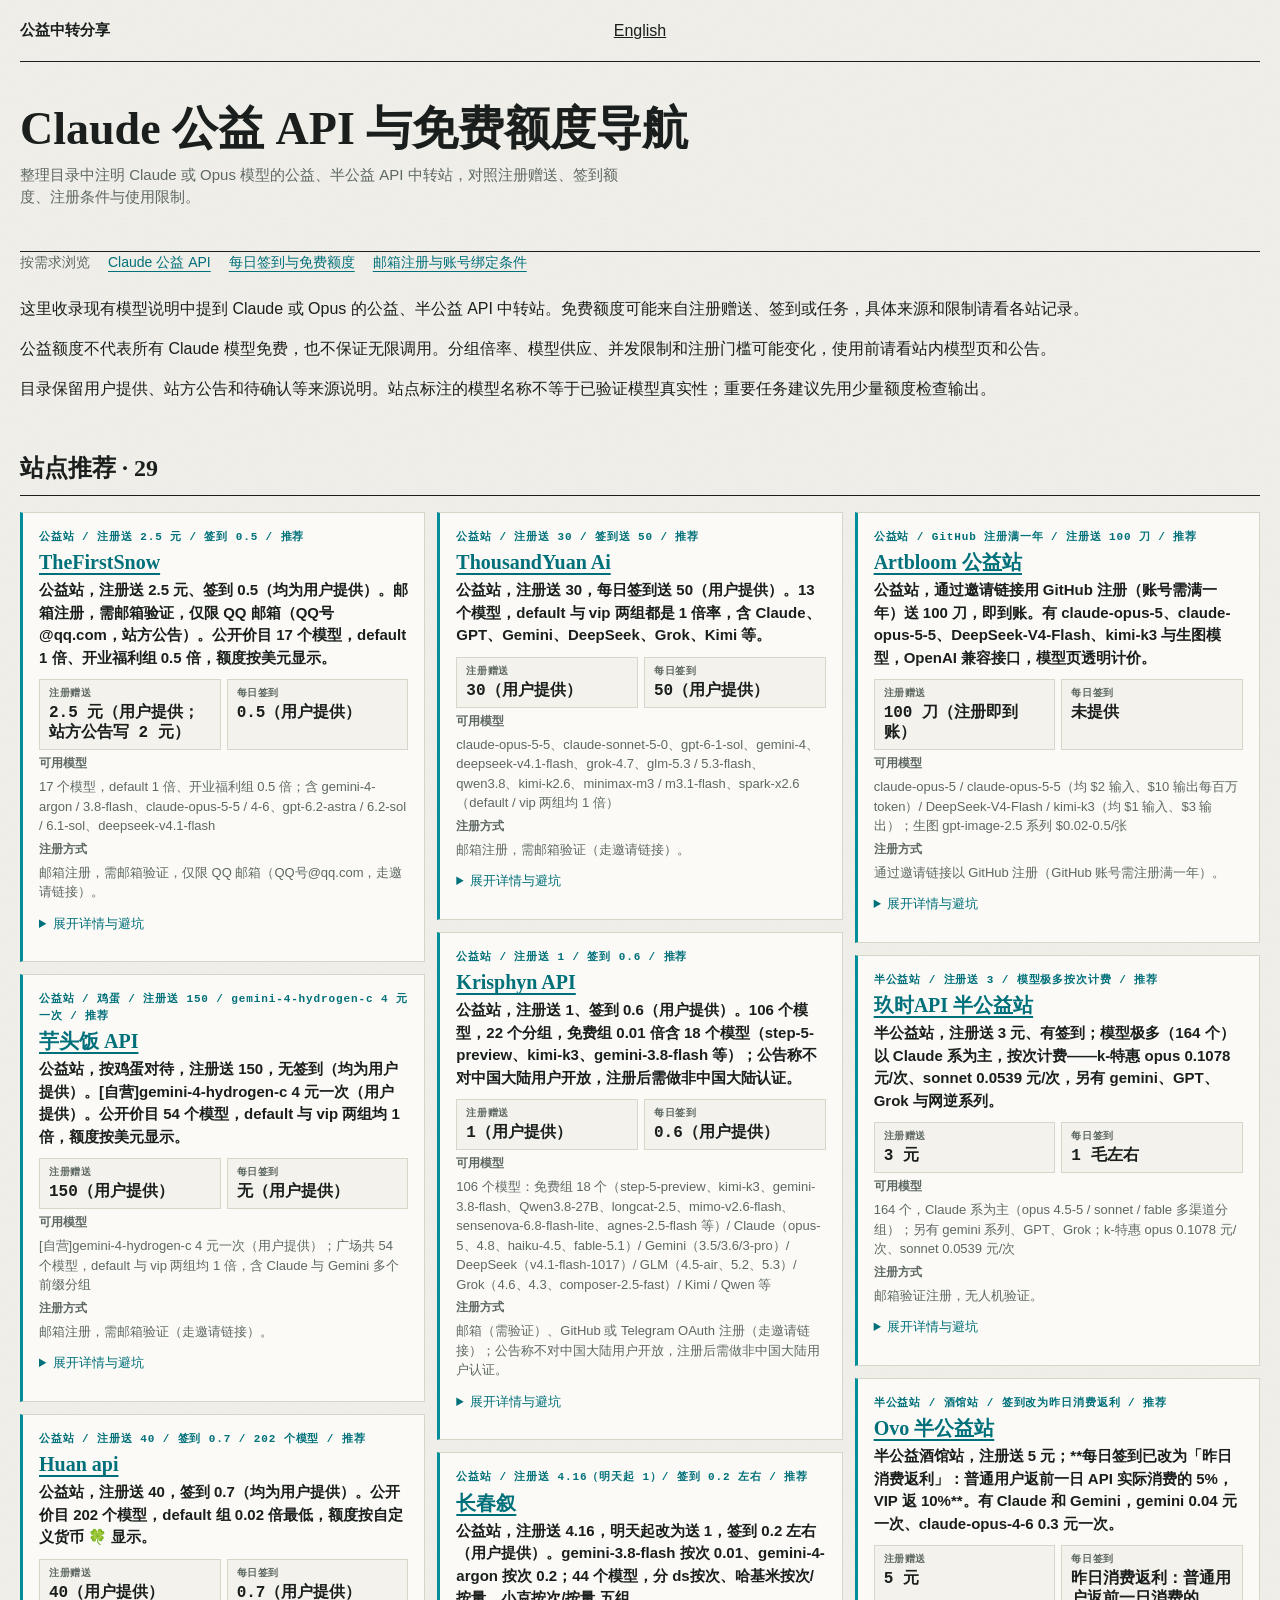
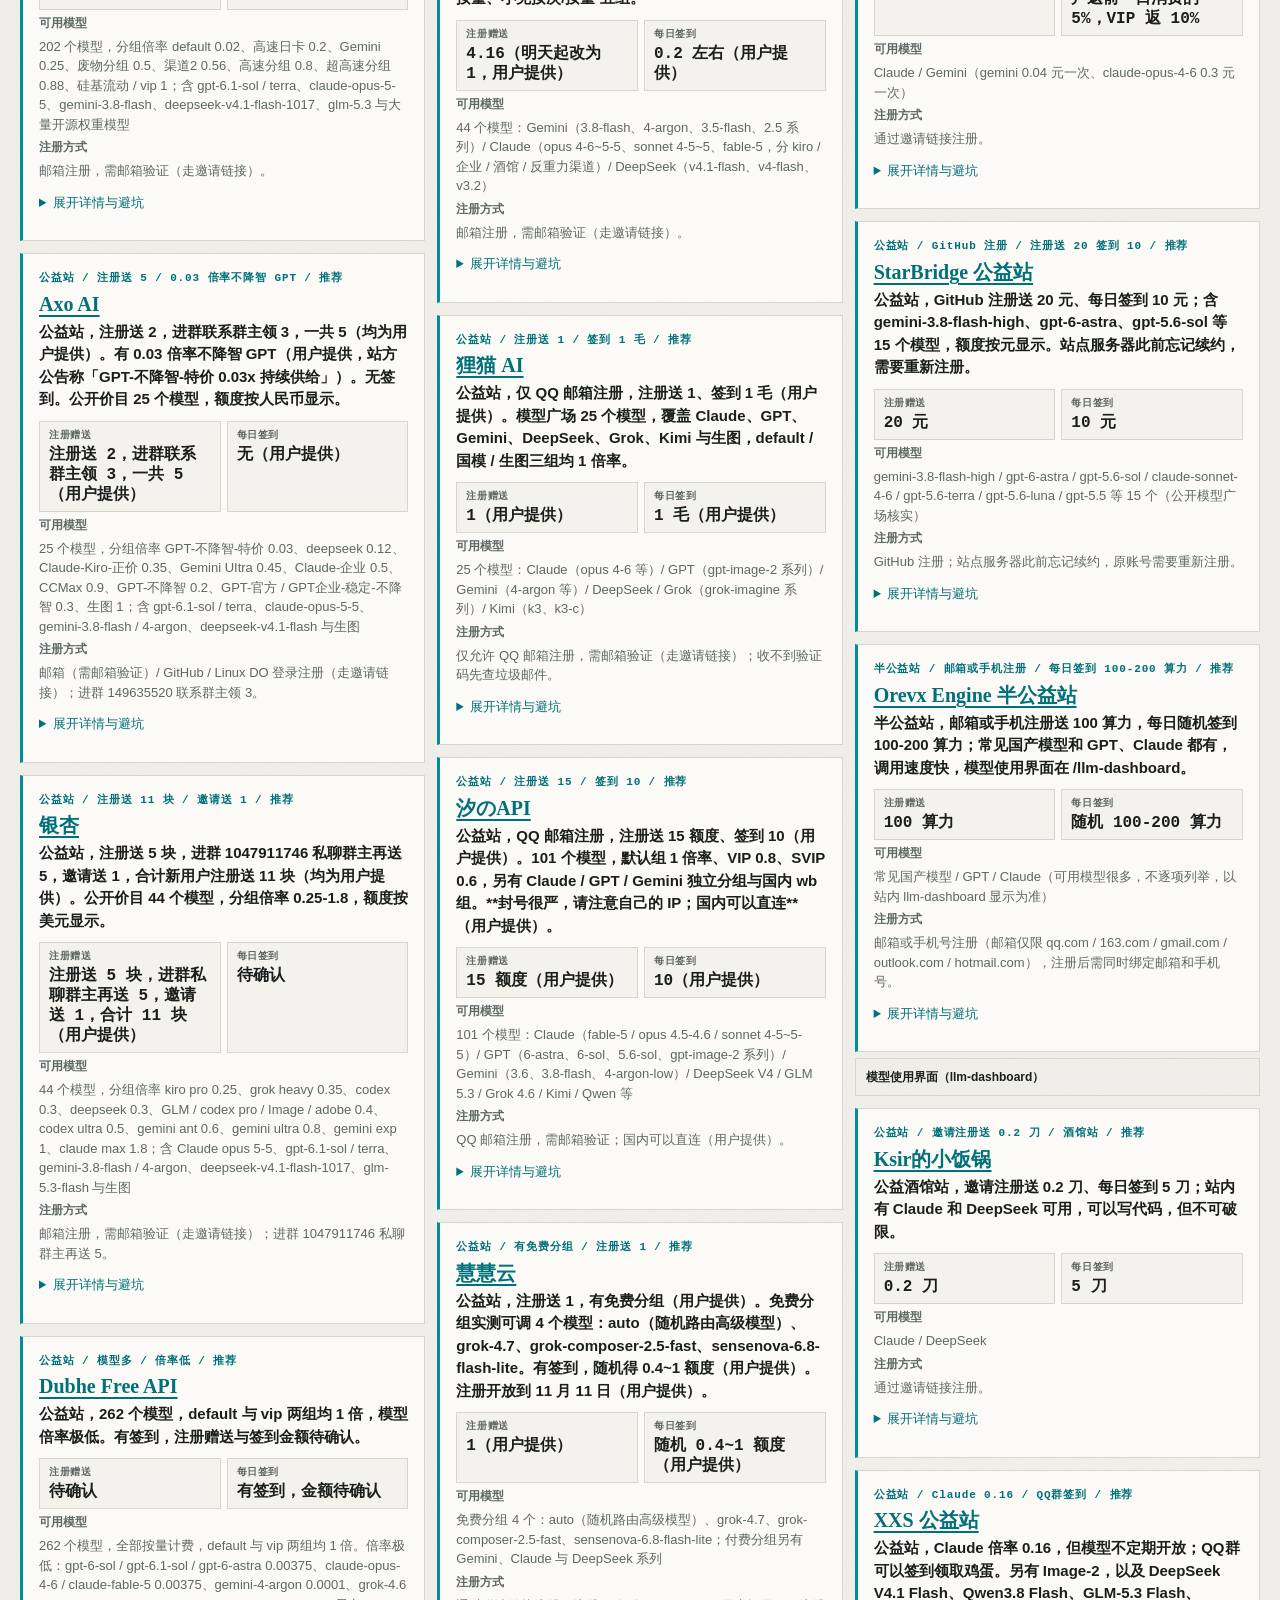
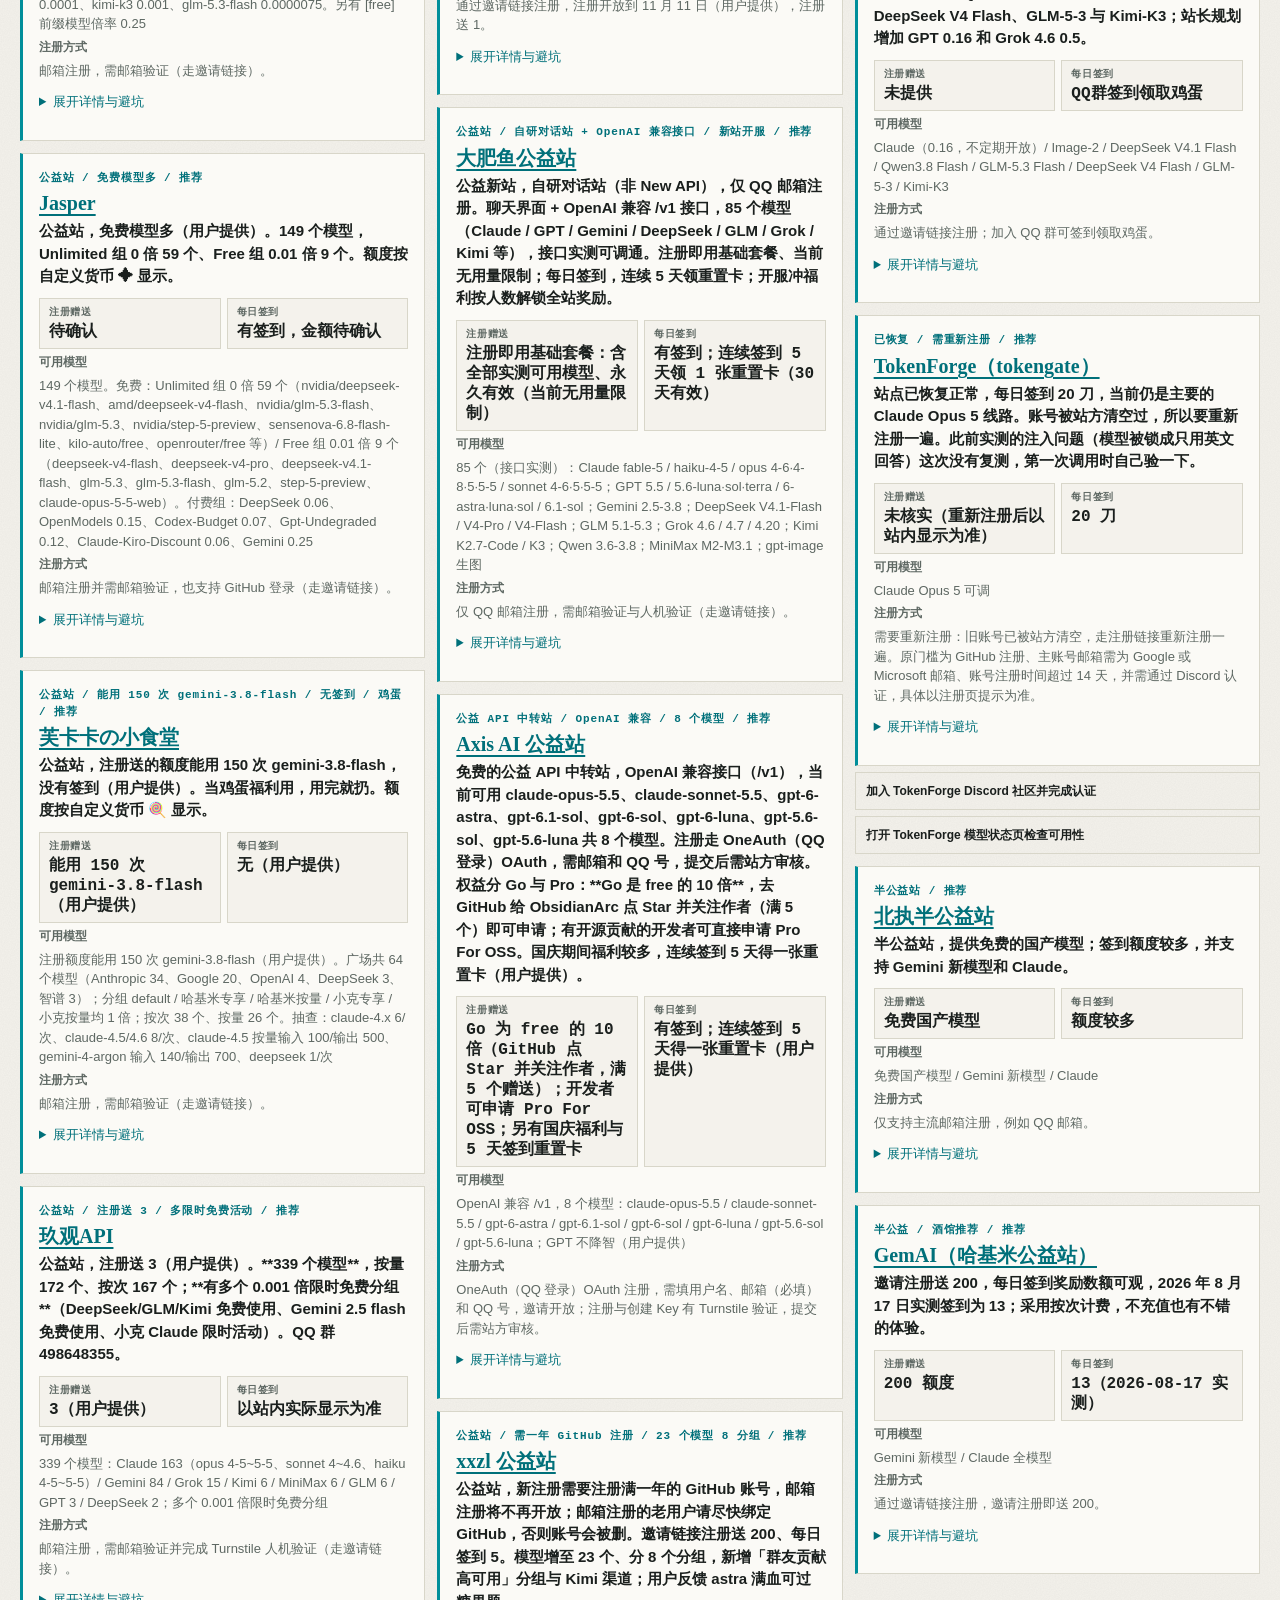
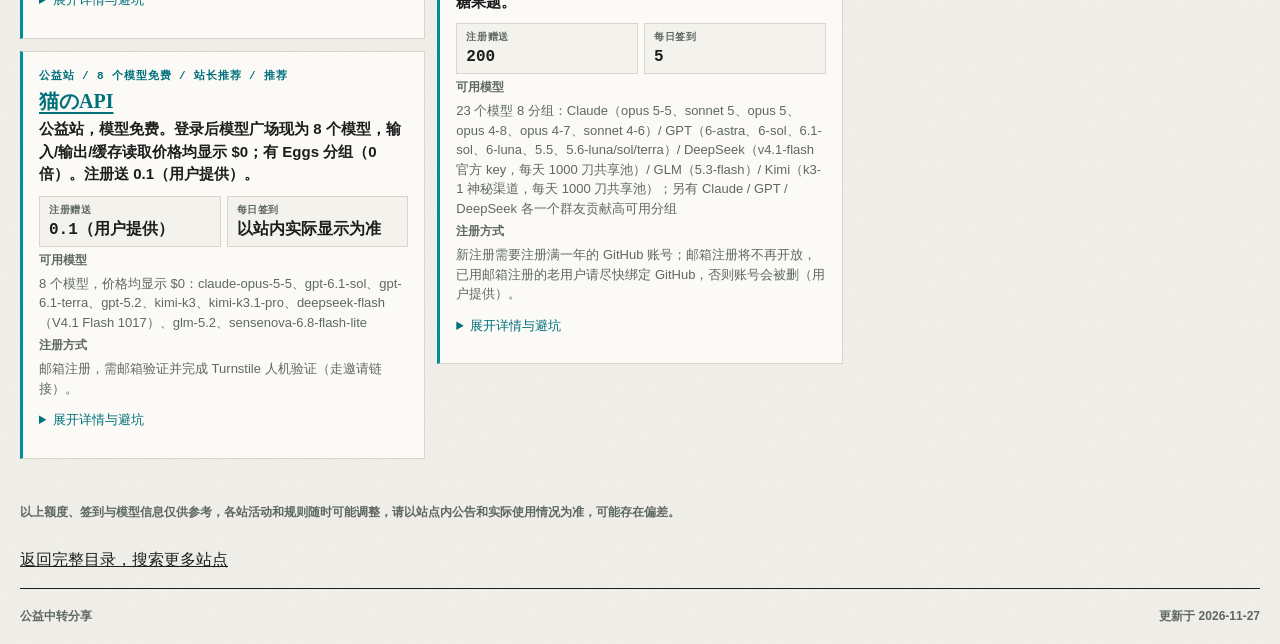
<file: topics/claude/index.html>
<!doctype html>
<html lang="zh-CN">
<head>
  <meta charset="UTF-8"><meta name="viewport" content="width=device-width, initial-scale=1.0">
  <title>Claude 公益 API 与免费额度导航｜公益中转分享</title>
  <meta name="description" content="整理目录中注明 Claude 或 Opus 模型的公益、半公益 API 中转站，对照注册赠送、签到额度、注册条件与使用限制。">
  <link rel="canonical" href="https://ytzzjx.github.io/topics/claude/">
  <link rel="alternate" hreflang="zh-Hans" href="https://ytzzjx.github.io/topics/claude/">
  <link rel="alternate" hreflang="en" href="https://ytzzjx.github.io/en/topics/claude/">
  <link rel="alternate" hreflang="x-default" href="https://ytzzjx.github.io/topics/claude/">
  <meta property="og:type" content="website"><meta property="og:url" content="https://ytzzjx.github.io/topics/claude/">
  <meta property="og:title" content="Claude 公益 API 与免费额度导航"><meta property="og:description" content="整理目录中注明 Claude 或 Opus 模型的公益、半公益 API 中转站，对照注册赠送、签到额度、注册条件与使用限制。">
  <meta property="og:image" content="https://ytzzjx.github.io/og-cover.png">
  <link rel="icon" href="/favicon.svg" type="image/svg+xml"><link rel="stylesheet" href="/styles.css?v=f522ac4e">
  <script type="application/ld+json" id="structured-data">{"@context":"https://schema.org","@type":"ItemList","name":"Claude 公益 API 与免费额度导航","description":"整理目录中注明 Claude 或 Opus 模型的公益、半公益 API 中转站，对照注册赠送、签到额度、注册条件与使用限制。","url":"https://ytzzjx.github.io/topics/claude/","inLanguage":"zh-CN","numberOfItems":29,"itemListElement":[{"@type":"ListItem","position":1,"name":"TheFirstSnow","description":"公益站，注册送 2.5 元、签到 0.5（均为用户提供）。邮箱注册，需邮箱验证，仅限 QQ 邮箱（QQ号@qq.com，站方公告）。公开价目 17 个模型，default 1 倍、开业福利组 0.5 倍，额度按美元显示。","url":"https://thefirstsnow.top/sign-up?aff=cUwo"},{"@type":"ListItem","position":2,"name":"芋头饭 API","description":"公益站，按鸡蛋对待，注册送 150，无签到（均为用户提供）。[自营]gemini-4-hydrogen-c 4 元一次（用户提供）。公开价目 54 个模型，default 与 vip 两组均 1 倍，额度按美元显示。","url":"https://api.yutou.fun/sign-up?aff=Bzvp"},{"@type":"ListItem","position":3,"name":"Huan api","description":"公益站，注册送 40，签到 0.7（均为用户提供）。公开价目 202 个模型，default 组 0.02 倍最低，额度按自定义货币 🍀 显示。","url":"https://api.novalyte.cn/sign-up?aff=aLgj"},{"@type":"ListItem","position":4,"name":"Axo AI","description":"公益站，注册送 2，进群联系群主领 3，一共 5（均为用户提供）。有 0.03 倍率不降智 GPT（用户提供，站方公告称「GPT-不降智-特价 0.03x 持续供给」）。无签到。公开价目 25 个模型，额度按人民币显示。","url":"https://axoai.cc/sign-up?aff=QDqX"},{"@type":"ListItem","position":5,"name":"银杏","description":"公益站，注册送 5 块，进群 1047911746 私聊群主再送 5，邀请送 1，合计新用户注册送 11 块（均为用户提供）。公开价目 44 个模型，分组倍率 0.25-1.8，额度按美元显示。","url":"https://open.taikoapi.com/sign-up?aff=3dBN"},{"@type":"ListItem","position":6,"name":"Dubhe Free API","description":"公益站，262 个模型，default 与 vip 两组均 1 倍，模型倍率极低。有签到，注册赠送与签到金额待确认。","url":"https://ai.skill.wales/sign-up?aff=jqc8"},{"@type":"ListItem","position":7,"name":"Jasper","description":"公益站，免费模型多（用户提供）。149 个模型，Unlimited 组 0 倍 59 个、Free 组 0.01 倍 9 个。额度按自定义货币 ✦ 显示。","url":"https://api.yjs.im/sign-up?aff=5uGC"},{"@type":"ListItem","position":8,"name":"芙卡卡の小食堂","description":"公益站，注册送的额度能用 150 次 gemini-3.8-flash，没有签到（用户提供）。当鸡蛋福利用，用完就扔。额度按自定义货币 🍭 显示。","url":"https://api.fuka.win/sign-up?aff=Erxa"},{"@type":"ListItem","position":9,"name":"玖观API","description":"公益站，注册送 3（用户提供）。**339 个模型**，按量 172 个、按次 167 个；**有多个 0.001 倍限时免费分组**（DeepSeek/GLM/Kimi 免费使用、Gemini 2.5 flash 免费使用、小克 Claude 限时活动）。QQ 群 498648355。","url":"https://jiuguan.cloud/sign-up?aff=PvxS"},{"@type":"ListItem","position":10,"name":"猫のAPI","description":"公益站，模型免费。登录后模型广场现为 8 个模型，输入/输出/缓存读取价格均显示 $0；有 Eggs 分组（0 倍）。注册送 0.1（用户提供）。","url":"https://www.catpawrouter.com/sign-up?aff=YugA"},{"@type":"ListItem","position":11,"name":"ThousandYuan Ai","description":"公益站，注册送 30，每日签到送 50（用户提供）。13 个模型，default 与 vip 两组都是 1 倍率，含 Claude、GPT、Gemini、DeepSeek、Grok、Kimi 等。","url":"https://api.thousandyuan.dpdns.org/sign-up?aff=vDuG"},{"@type":"ListItem","position":12,"name":"Krisphyn API","description":"公益站，注册送 1、签到 0.6（用户提供）。106 个模型，22 个分组，免费组 0.01 倍含 18 个模型（step-5-preview、kimi-k3、gemini-3.8-flash 等）；公告称不对中国大陆用户开放，注册后需做非中国大陆认证。","url":"https://api.krisphyn.cc/sign-up?aff=RHNm"},{"@type":"ListItem","position":13,"name":"长春叙","description":"公益站，注册送 4.16，明天起改为送 1，签到 0.2 左右（用户提供）。gemini-3.8-flash 按次 0.01、gemini-4-argon 按次 0.2；44 个模型，分 ds按次、哈基米按次/按量、小克按次/按量 五组。","url":"https://changchunxu.xyz/sign-up?aff=YRjX"},{"@type":"ListItem","position":14,"name":"狸猫 AI","description":"公益站，仅 QQ 邮箱注册，注册送 1、签到 1 毛（用户提供）。模型广场 25 个模型，覆盖 Claude、GPT、Gemini、DeepSeek、Grok、Kimi 与生图，default / 国模 / 生图三组均 1 倍率。","url":"https://limao-api.com/sign-up?aff=QKlJ"},{"@type":"ListItem","position":15,"name":"汐のAPI","description":"公益站，QQ 邮箱注册，注册送 15 额度、签到 10（用户提供）。101 个模型，默认组 1 倍率、VIP 0.8、SVIP 0.6，另有 Claude / GPT / Gemini 独立分组与国内 wb 组。**封号很严，请注意自己的 IP；国内可以直连**（用户提供）。","url":"https://api.203236.xyz/sign-up"},{"@type":"ListItem","position":16,"name":"慧慧云","description":"公益站，注册送 1，有免费分组（用户提供）。免费分组实测可调 4 个模型：auto（随机路由高级模型）、grok-4.7、grok-composer-2.5-fast、sensenova-6.8-flash-lite。有签到，随机得 0.4~1 额度（用户提供）。注册开放到 11 月 11 日（用户提供）。","url":"https://api.huihuiyun.top/register?aff=AHAL3TAU466P"},{"@type":"ListItem","position":17,"name":"大肥鱼公益站","description":"公益新站，自研对话站（非 New API），仅 QQ 邮箱注册。聊天界面 + OpenAI 兼容 /v1 接口，85 个模型（Claude / GPT / Gemini / DeepSeek / GLM / Grok / Kimi 等），接口实测可调通。注册即用基础套餐、当前无用量限制；每日签到，连续 5 天领重置卡；开服冲福利按人数解锁全站奖励。","url":"https://arc.103-121-95-72.sslip.io/register?invite=XXPSNBJP"},{"@type":"ListItem","position":18,"name":"Axis AI 公益站","description":"免费的公益 API 中转站，OpenAI 兼容接口（/v1），当前可用 claude-opus-5.5、claude-sonnet-5.5、gpt-6-astra、gpt-6.1-sol、gpt-6-sol、gpt-6-luna、gpt-5.6-sol、gpt-5.6-luna 共 8 个模型。注册走 OneAuth（QQ 登录）OAuth，需邮箱和 QQ 号，提交后需站方审核。权益分 Go 与 Pro：**Go 是 free 的 10 倍**，去 GitHub 给 ObsidianArc 点 Star 并关注作者（满 5 个）即可申请；有开源贡献的开发者可直接申请 Pro For OSS。国庆期间福利较多，连续签到 5 天得一张重置卡（用户提供）。","url":"https://ai.onyxaxis.org/register?invite=AMMRWZ5P"},{"@type":"ListItem","position":19,"name":"xxzl 公益站","description":"公益站，新注册需要注册满一年的 GitHub 账号，邮箱注册将不再开放；邮箱注册的老用户请尽快绑定 GitHub，否则账号会被删。邀请链接注册送 200、每日签到 5。模型增至 23 个、分 8 个分组，新增「群友贡献高可用」分组与 Kimi 渠道；用户反馈 astra 满血可过糖果题。","url":"https://ai.1tim.com/sign-up?aff=TyKU"},{"@type":"ListItem","position":20,"name":"Artbloom 公益站","description":"公益站，通过邀请链接用 GitHub 注册（账号需满一年）送 100 刀，即到账。有 claude-opus-5、claude-opus-5-5、DeepSeek-V4-Flash、kimi-k3 与生图模型，OpenAI 兼容接口，模型页透明计价。","url":"https://api.artbloom.tech/signup?ref=564I5GN2SY"},{"@type":"ListItem","position":21,"name":"玖时API 半公益站","description":"半公益站，注册送 3 元、有签到；模型极多（164 个）以 Claude 系为主，按次计费——k-特惠 opus 0.1078 元/次、sonnet 0.0539 元/次，另有 gemini、GPT、Grok 与网逆系列。","url":"https://api.jiushi.xin/register?aff=KQiA"},{"@type":"ListItem","position":22,"name":"Ovo 半公益站","description":"半公益酒馆站，注册送 5 元；**每日签到已改为「昨日消费返利」：普通用户返前一日 API 实际消费的 5%，VIP 返 10%**。有 Claude 和 Gemini，gemini 0.04 元一次、claude-opus-4-6 0.3 元一次。","url":"https://ovoapi.cn/sign-up?aff=st79"},{"@type":"ListItem","position":23,"name":"StarBridge 公益站","description":"公益站，GitHub 注册送 20 元、每日签到 10 元；含 gemini-3.8-flash-high、gpt-6-astra、gpt-5.6-sol 等 15 个模型，额度按元显示。站点服务器此前忘记续约，需要重新注册。","url":"https://api.careke.cn/sign-up?aff=MYwA"},{"@type":"ListItem","position":24,"name":"Orevx Engine 半公益站","description":"半公益站，邮箱或手机注册送 100 算力，每日随机签到 100-200 算力；常见国产模型和 GPT、Claude 都有，调用速度快，模型使用界面在 /llm-dashboard。","url":"https://orevx.ai/login?mode=register&inviteCode=FAGCRGAT"},{"@type":"ListItem","position":25,"name":"Ksir的小饭锅","description":"公益酒馆站，邀请注册送 0.2 刀、每日签到 5 刀；站内有 Claude 和 DeepSeek 可用，可以写代码，但不可破限。","url":"https://api.biliksir.ggff.net/sign-up?aff=q3ep"},{"@type":"ListItem","position":26,"name":"XXS 公益站","description":"公益站，Claude 倍率 0.16，但模型不定期开放；QQ群可以签到领取鸡蛋。另有 Image-2，以及 DeepSeek V4.1 Flash、Qwen3.8 Flash、GLM-5.3 Flash、DeepSeek V4 Flash、GLM-5-3 与 Kimi-K3；站长规划增加 GPT 0.16 和 Grok 4.6 0.5。","url":"https://xxs.l.cd/sign-up?aff=q6G2"},{"@type":"ListItem","position":27,"name":"TokenForge（tokengate）","description":"站点已恢复正常，每日签到 20 刀，当前仍是主要的 Claude Opus 5 线路。账号被站方清空过，所以要重新注册一遍。此前实测的注入问题（模型被锁成只用英文回答）这次没有复测，第一次调用时自己验一下。","url":"https://tokenforge.ai.studio/sign-up?aff=iheu"},{"@type":"ListItem","position":28,"name":"北执半公益站","description":"半公益站，提供免费的国产模型；签到额度较多，并支持 Gemini 新模型和 Claude。","url":"https://beizhi.dedyn.io/sign-up?aff=hk5Q"},{"@type":"ListItem","position":29,"name":"GemAI（哈基米公益站）","description":"邀请注册送 200，每日签到奖励数额可观，2026 年 8 月 17 日实测签到为 13；采用按次计费，不充值也有不错的体验。","url":"https://api.gemai.cc/sign-up?aff=8Ouk3uT6"}]}</script>
</head>
<body>
  <header class="site-header"><a class="brand" href="/">公益中转分享</a>
    <a href="/en/topics/claude/" lang="en">English</a>
  </header>
  <main>
    <section class="intro-section"><div class="intro-copy"><h1>Claude 公益 API 与免费额度导航</h1><p class="intro-text">整理目录中注明 Claude 或 Opus 模型的公益、半公益 API 中转站，对照注册赠送、签到额度、注册条件与使用限制。</p></div></section>
    <nav class="topic-links" aria-label="按需求浏览">
  <span>按需求浏览</span>
  <a href="/topics/claude/">Claude 公益 API</a>
<a href="/topics/daily-checkin/">每日签到与免费额度</a>
<a href="/topics/registration/">邮箱注册与账号绑定条件</a>
</nav>
    <section class="topic-guide" aria-label="使用说明"><p>这里收录现有模型说明中提到 Claude 或 Opus 的公益、半公益 API 中转站。免费额度可能来自注册赠送、签到或任务，具体来源和限制请看各站记录。</p>
<p>公益额度不代表所有 Claude 模型免费，也不保证无限调用。分组倍率、模型供应、并发限制和注册门槛可能变化，使用前请看站内模型页和公告。</p>
<p>目录保留用户提供、站方公告和待确认等来源说明。站点标注的模型名称不等于已验证模型真实性；重要任务建议先用少量额度检查输出。</p></section>
    <section class="feed-section" aria-labelledby="topic-services"><div class="section-heading"><h2 id="topic-services">站点推荐 · 29</h2></div><div class="feed-list"><article class="feed-item" data-tone="active" data-entry-name="TheFirstSnow">
    <div class="feed-card"><div class="entry-content">
      <p class="entry-kind">公益站 / 注册送 2.5 元 / 签到 0.5 / 推荐</p>
      <h3><a class="static-entry-link" href="https://thefirstsnow.top/sign-up?aff=cUwo" target="_blank" rel="noreferrer">TheFirstSnow</a></h3>
      <p class="entry-description">公益站，注册送 2.5 元、签到 0.5（均为用户提供）。邮箱注册，需邮箱验证，仅限 QQ 邮箱（QQ号@qq.com，站方公告）。公开价目 17 个模型，default 1 倍、开业福利组 0.5 倍，额度按美元显示。</p>
      <div class="entry-quota"><div class="quota-cell"><span class="quota-label">注册赠送</span><strong class="quota-value">2.5 元（用户提供；站方公告写 2 元）</strong></div><div class="quota-cell"><span class="quota-label">每日签到</span><strong class="quota-value">0.5（用户提供）</strong></div></div>
      <div class="entry-info-row"><span class="entry-info-label">可用模型</span><p class="registration-text">17 个模型，default 1 倍、开业福利组 0.5 倍；含 gemini-4-argon / 3.8-flash、claude-opus-5-5 / 4-6、gpt-6.2-astra / 6.2-sol / 6.1-sol、deepseek-v4.1-flash</p></div>
      <div class="entry-info-row"><span class="entry-info-label">注册方式</span><p class="registration-text">邮箱注册，需邮箱验证，仅限 QQ 邮箱（QQ号@qq.com，走邀请链接）。</p></div>
      <details class="static-entry-details"><summary>展开详情与避坑</summary>
        <p class="entry-details">站内名称 TheFirstSnow（thefirstsnow.top），New API 程序，额度按美元显示，自定义货币符号 ❄️。邮箱注册，需邮箱验证，无 GitHub / Linux DO / Telegram 登录，无人机验证；站方公告要求注册仅限 QQ 邮箱（QQ号@qq.com）。注册送 2.5 元、签到 0.5（均为用户提供；站方公告写注册得 2 元，口径不一致）。邀请用户双方各得 0.5 元、邀请一人再得 0.5 元、上不封顶。模型广场公开 17 个模型，分组 default 1 倍、开业福利 0.5 倍，含 gemini-4-argon / 4-carbon / 4-hydrogen / 3.8-flash、claude-opus-5-5 / 4-6（满血 / kiro 渠道）、gpt-6.2-astra / 6.2-sol / 6-sol / 6.1-sol、deepseek-v4.1-flash。站方公告：售后交流群 1134979274；大额充值私聊站长 QQ 2020979876 享 85 折；累计充值满 50 元可获 vip 分组 95 折；充值链接 wzyp.cn/shop/1GGJ88XO，开业期间九折；小红书推广活动（截止 12 月 5 日 24:00）发帖点赞超 10 人可得 1r，上不封顶。</p>
        <div class="entry-info-row"><span class="entry-info-label">速度与稳定性</span><p class="registration-text">注册送 2.5 元、签到 0.5；邀请双方各得 0.5 元、上不封顶；开业福利组 0.5 倍</p></div><div class="entry-info-row"><span class="entry-info-label">注意</span><p class="registration-text">注册赠送 2.5 元与签到 0.5 为用户提供，以站内实际发放为准；站方公告写注册得 2 元，与用户口径不一致，以用户为准。站方要求仅限 QQ 邮箱注册（QQ号@qq.com）。分组倍率与推广活动以站内公告为准，可能随时调整。</p></div>
        <ul class="benefit-tags"><li>公益站</li><li>注册送 2.5 元</li><li>签到 0.5</li><li>邀请双方各得 0.5</li><li>开业福利 0.5 倍</li><li>17 个模型</li></ul>
      </details>
    </div></div>
  </article>
<article class="feed-item" data-tone="active" data-entry-name="芋头饭 API">
    <div class="feed-card"><div class="entry-content">
      <p class="entry-kind">公益站 / 鸡蛋 / 注册送 150 / gemini-4-hydrogen-c 4 元一次 / 推荐</p>
      <h3><a class="static-entry-link" href="https://api.yutou.fun/sign-up?aff=Bzvp" target="_blank" rel="noreferrer">芋头饭 API</a></h3>
      <p class="entry-description">公益站，按鸡蛋对待，注册送 150，无签到（均为用户提供）。[自营]gemini-4-hydrogen-c 4 元一次（用户提供）。公开价目 54 个模型，default 与 vip 两组均 1 倍，额度按美元显示。</p>
      <div class="entry-quota"><div class="quota-cell"><span class="quota-label">注册赠送</span><strong class="quota-value">150（用户提供）</strong></div><div class="quota-cell"><span class="quota-label">每日签到</span><strong class="quota-value">无（用户提供）</strong></div></div>
      <div class="entry-info-row"><span class="entry-info-label">可用模型</span><p class="registration-text">[自营]gemini-4-hydrogen-c 4 元一次（用户提供）；广场共 54 个模型，default 与 vip 两组均 1 倍，含 Claude 与 Gemini 多个前缀分组</p></div>
      <div class="entry-info-row"><span class="entry-info-label">注册方式</span><p class="registration-text">邮箱注册，需邮箱验证（走邀请链接）。</p></div>
      <details class="static-entry-details"><summary>展开详情与避坑</summary>
        <p class="entry-details">站内名称芋头饭 API（api.yutou.fun），New API 程序，额度按美元显示。邮箱注册，需邮箱验证，无 GitHub / Linux DO / Telegram 登录，无人机验证；注册送 150，无签到（均为用户提供）。用户点名 [自营]gemini-4-hydrogen-c 4 元一次；模型广场公开 54 个模型，default 与 vip 两组均 1 倍，覆盖 [官Key] / [Kiro] Claude 系、[P] / [自营] / [APP] / [E] Gemini 系等，按次与表达式计费并存。</p>
        <div class="entry-info-row"><span class="entry-info-label">速度与稳定性</span><p class="registration-text">注册送 150；[自营]gemini-4-hydrogen-c 4 元一次（均为用户提供）</p></div><div class="entry-info-row"><span class="entry-info-label">注意</span><p class="registration-text">按鸡蛋对待：只薅注册送的免费额度，付费体验没验证过，充值请谨慎。注册赠送、无签到与模型价格均为用户提供，以站内实际显示为准。倍率为站内公开价目，可能随时调整。</p></div>
        <ul class="benefit-tags"><li>公益站</li><li>鸡蛋福利</li><li>邮箱注册</li><li>注册送 150</li><li>gemini-4-hydrogen-c 4 元一次</li><li>54 个模型</li></ul>
      </details>
    </div></div>
  </article>
<article class="feed-item" data-tone="active" data-entry-name="Huan api">
    <div class="feed-card"><div class="entry-content">
      <p class="entry-kind">公益站 / 注册送 40 / 签到 0.7 / 202 个模型 / 推荐</p>
      <h3><a class="static-entry-link" href="https://api.novalyte.cn/sign-up?aff=aLgj" target="_blank" rel="noreferrer">Huan api</a></h3>
      <p class="entry-description">公益站，注册送 40，签到 0.7（均为用户提供）。公开价目 202 个模型，default 组 0.02 倍最低，额度按自定义货币 🍀 显示。</p>
      <div class="entry-quota"><div class="quota-cell"><span class="quota-label">注册赠送</span><strong class="quota-value">40（用户提供）</strong></div><div class="quota-cell"><span class="quota-label">每日签到</span><strong class="quota-value">0.7（用户提供）</strong></div></div>
      <div class="entry-info-row"><span class="entry-info-label">可用模型</span><p class="registration-text">202 个模型，分组倍率 default 0.02、高速日卡 0.2、Gemini 0.25、废物分组 0.5、渠道2 0.56、高速分组 0.8、超高速分组 0.88、硅基流动 / vip 1；含 gpt-6.1-sol / terra、claude-opus-5-5、gemini-3.8-flash、deepseek-v4.1-flash-1017、glm-5.3 与大量开源权重模型</p></div>
      <div class="entry-info-row"><span class="entry-info-label">注册方式</span><p class="registration-text">邮箱注册，需邮箱验证（走邀请链接）。</p></div>
      <details class="static-entry-details"><summary>展开详情与避坑</summary>
        <p class="entry-details">站内名称 Huan api，页面标题 Novalyte 大模型 API 中转网关（api.novalyte.cn），New API 程序，有皖ICP备2026030679号备案，额度按自定义货币 🍀 显示。邮箱注册，需邮箱验证，无 GitHub / Linux DO / Telegram 登录，无人机验证；注册送 40，签到 0.7（均为用户提供）。模型广场公开 202 个模型，分组倍率 default 0.02、高速日卡 0.2、Gemini 0.25、废物分组 0.5、渠道2 0.56、高速分组 0.8、超高速分组 0.88、硅基流动 / vip 1，含 gpt-6.1-sol / terra / 6-sol、claude-opus-5-5、gemini-3.8-flash / 4-carbon、deepseek-v4.1-flash-1017、glm-5.3、kimi、qwen3.8-max 与大量 Qwen / GLM 开源权重模型。站内渠道显示为红是没开定时探针（用户提供），不代表渠道不可用。</p>
        <div class="entry-info-row"><span class="entry-info-label">速度与稳定性</span><p class="registration-text">注册送 40、签到 0.7；202 个模型，default 组 0.02 倍（均为用户提供）</p></div><div class="entry-info-row"><span class="entry-info-label">注意</span><p class="registration-text">注册赠送与签到金额为用户提供，以站内实际显示为准。站内渠道显示为红是因为没开定时探针（用户提供），不代表渠道不可用。倍率为站内公开价目，可能随时调整。</p></div>
        <ul class="benefit-tags"><li>公益站</li><li>邮箱注册</li><li>注册送 40</li><li>签到 0.7</li><li>202 个模型</li><li>default 0.02 倍</li></ul>
      </details>
    </div></div>
  </article>
<article class="feed-item" data-tone="active" data-entry-name="Axo AI">
    <div class="feed-card"><div class="entry-content">
      <p class="entry-kind">公益站 / 注册送 5 / 0.03 倍率不降智 GPT / 推荐</p>
      <h3><a class="static-entry-link" href="https://axoai.cc/sign-up?aff=QDqX" target="_blank" rel="noreferrer">Axo AI</a></h3>
      <p class="entry-description">公益站，注册送 2，进群联系群主领 3，一共 5（均为用户提供）。有 0.03 倍率不降智 GPT（用户提供，站方公告称「GPT-不降智-特价 0.03x 持续供给」）。无签到。公开价目 25 个模型，额度按人民币显示。</p>
      <div class="entry-quota"><div class="quota-cell"><span class="quota-label">注册赠送</span><strong class="quota-value">注册送 2，进群联系群主领 3，一共 5（用户提供）</strong></div><div class="quota-cell"><span class="quota-label">每日签到</span><strong class="quota-value">无（用户提供）</strong></div></div>
      <div class="entry-info-row"><span class="entry-info-label">可用模型</span><p class="registration-text">25 个模型，分组倍率 GPT-不降智-特价 0.03、deepseek 0.12、Claude-Kiro-正价 0.35、Gemini UItra 0.45、Claude-企业 0.5、CCMax 0.9、GPT-不降智 0.2、GPT-官方 / GPT企业-稳定-不降智 0.3、生图 1；含 gpt-6.1-sol / terra、claude-opus-5-5、gemini-3.8-flash / 4-argon、deepseek-v4.1-flash 与生图</p></div>
      <div class="entry-info-row"><span class="entry-info-label">注册方式</span><p class="registration-text">邮箱（需邮箱验证）/ GitHub / Linux DO 登录注册（走邀请链接）；进群 149635520 联系群主领 3。</p></div>
      <details class="static-entry-details"><summary>展开详情与避坑</summary>
        <p class="entry-details">站内名称 Axo AI（axoai.cc），New API 程序，额度按人民币显示。注册支持邮箱（需邮箱验证）、GitHub 与 Linux DO 登录，无 Turnstile 人机验证；注册送 2，进群联系群主领 3，一共 5（均为用户提供）；无签到（用户提供）。群号 149635520、群主 QQ 1439346723，站方公告称进群或联系 QQ 发 ID 领测试额度。模型广场公开 25 个模型，分组倍率 GPT-不降智-特价 0.03、deepseek 0.12、Claude-Kiro-正价 0.35、Gemini UItra 0.45、Claude-企业 0.5、生图-1k 0.5、CCMax 两组 0.9、GPT-不降智 0.2、GPT-官方 / GPT企业-稳定-不降智 0.3、生图 1，含 gpt-6.1-sol / terra / 6-astra / 6-sol、claude-opus-5-5 / fable-5、gemini-3.8-flash / 4-argon、deepseek-v4.1-flash / v4-pro 与 gpt-image-2 系列生图。站方公告：GPT-不降智-特价 0.03x 持续供给；ccmax 0.9x 目前还算稳定、可上量；上线 Claude Cursor 渠道，满血高智商、不限制 0.2x。</p>
        <div class="entry-info-row"><span class="entry-info-label">速度与稳定性</span><p class="registration-text">注册一共送 5；0.03 倍率不降智 GPT（均为用户提供）</p></div><div class="entry-info-row"><span class="entry-info-label">注意</span><p class="registration-text">按鸡蛋对待：只薅注册和进群送的免费额度，付费体验没验证过，充值请谨慎。注册赠送与进群领 3 为用户提供，以站内和群内实际发放为准；群号 149635520 与群主 QQ 1439346723 来自站方公告。0.03 倍率为站内分组价，站方公告称持续供给，可能随时调整。无签到（用户提供）。</p></div>
        <ul class="benefit-tags"><li>公益站</li><li>鸡蛋福利</li><li>注册一共送 5</li><li>0.03 倍率不降智 GPT</li><li>25 个模型</li><li>GitHub / Linux DO 登录</li></ul>
      </details>
    </div></div>
  </article>
<article class="feed-item" data-tone="active" data-entry-name="银杏">
    <div class="feed-card"><div class="entry-content">
      <p class="entry-kind">公益站 / 注册送 11 块 / 邀请送 1 / 推荐</p>
      <h3><a class="static-entry-link" href="https://open.taikoapi.com/sign-up?aff=3dBN" target="_blank" rel="noreferrer">银杏</a></h3>
      <p class="entry-description">公益站，注册送 5 块，进群 1047911746 私聊群主再送 5，邀请送 1，合计新用户注册送 11 块（均为用户提供）。公开价目 44 个模型，分组倍率 0.25-1.8，额度按美元显示。</p>
      <div class="entry-quota"><div class="quota-cell"><span class="quota-label">注册赠送</span><strong class="quota-value">注册送 5 块，进群私聊群主再送 5，邀请送 1，合计 11 块（用户提供）</strong></div><div class="quota-cell"><span class="quota-label">每日签到</span><strong class="quota-value">待确认</strong></div></div>
      <div class="entry-info-row"><span class="entry-info-label">可用模型</span><p class="registration-text">44 个模型，分组倍率 kiro pro 0.25、grok heavy 0.35、codex 0.3、deepseek 0.3、GLM / codex pro / Image / adobe 0.4、codex ultra 0.5、gemini ant 0.6、gemini ultra 0.8、gemini exp 1、claude max 1.8；含 Claude opus 5-5、gpt-6.1-sol / terra、gemini-3.8-flash / 4-argon、deepseek-v4.1-flash-1017、glm-5.3-flash 与生图</p></div>
      <div class="entry-info-row"><span class="entry-info-label">注册方式</span><p class="registration-text">邮箱注册，需邮箱验证（走邀请链接）；进群 1047911746 私聊群主再送 5。</p></div>
      <details class="static-entry-details"><summary>展开详情与避坑</summary>
        <p class="entry-details">站内名称银杏（open.taikoapi.com，原 svip.katioai.com 已无法连接），New API 程序，额度按美元显示，汇率 7.3。邮箱注册，需邮箱验证，无 GitHub / Linux DO / Telegram / 微信登录，无人机验证；注册送 5 块，进 QQ 群 1047911746 私聊群主再送 5，邀请送 1，合计新用户注册送 11 块（均为用户提供），签到待确认。模型广场公开 44 个模型，分组倍率 kiro pro 0.25、grok heavy 0.35、codex 0.3、deepseek 0.3、GLM / codex pro / Image / adobe 0.4、codex ultra 0.5、gemini ant 0.6、gemini ultra 0.8、gemini exp 1、claude max 1.8，含 Claude opus 5-5 / fable-5、gpt-6.1-sol / terra、gemini-3.8-flash / 4-argon / 4-carbon / 4-hydrogen、deepseek-v4.1-flash-1017、glm-5.3-flash 与 gpt-image-2 系列生图。</p>
        <div class="entry-info-row"><span class="entry-info-label">速度与稳定性</span><p class="registration-text">注册合计送 11 块；44 个模型，kiro pro 组 0.25 倍最低</p></div><div class="entry-info-row"><span class="entry-info-label">注意</span><p class="registration-text">站点域名已更新为 open.taikoapi.com，原 svip.katioai.com 已无法连接。注册赠送与邀请奖励为用户提供，以站内和群内实际发放为准；进群 1047911746 私聊群主才有额外的 5 块。签到未核实，待确认。分组倍率为站内公开价目，可能随时调整。</p></div>
        <ul class="benefit-tags"><li>公益站</li><li>邮箱注册</li><li>注册合计送 11 块</li><li>进群再送 5</li><li>邀请送 1</li><li>44 个模型</li></ul>
      </details>
    </div></div>
  </article>
<article class="feed-item" data-tone="active" data-entry-name="Dubhe Free API">
    <div class="feed-card"><div class="entry-content">
      <p class="entry-kind">公益站 / 模型多 / 倍率低 / 推荐</p>
      <h3><a class="static-entry-link" href="https://ai.skill.wales/sign-up?aff=jqc8" target="_blank" rel="noreferrer">Dubhe Free API</a></h3>
      <p class="entry-description">公益站，262 个模型，default 与 vip 两组均 1 倍，模型倍率极低。有签到，注册赠送与签到金额待确认。</p>
      <div class="entry-quota"><div class="quota-cell"><span class="quota-label">注册赠送</span><strong class="quota-value">待确认</strong></div><div class="quota-cell"><span class="quota-label">每日签到</span><strong class="quota-value">有签到，金额待确认</strong></div></div>
      <div class="entry-info-row"><span class="entry-info-label">可用模型</span><p class="registration-text">262 个模型，全部按量计费，default 与 vip 两组均 1 倍。倍率极低：gpt-6-sol / gpt-6.1-sol / gpt-6-astra 0.00375、claude-opus-4-6 / claude-fable-5 0.00375、gemini-4-argon 0.0001、grok-4.6 0.0001、kimi-k3 0.001、glm-5.3-flash 0.0000075。另有 [free] 前缀模型倍率 0.25</p></div>
      <div class="entry-info-row"><span class="entry-info-label">注册方式</span><p class="registration-text">邮箱注册，需邮箱验证（走邀请链接）。</p></div>
      <details class="static-entry-details"><summary>展开详情与避坑</summary>
        <p class="entry-details">站内名称 Dubhe Free API（ai.skill.wales），New API 程序，额度按自定义货币「额度」显示。注册为邮箱注册，需邮箱验证，无 GitHub / Linux DO / Telegram 登录，无 Turnstile 人机验证；注册开放，签到功能开启，注册赠送与签到金额待确认。模型广场公开 262 个模型，全部按量计费，default 与 vip 两组均 1 倍。模型倍率普遍极低：gpt-4o 0.00025、gpt-6-sol / gpt-6.1-sol / gpt-6-astra 0.00375、claude-opus-4-6 / claude-fable-5 0.00375、gemini-4-argon 0.0001、gemini-3.6-flash 0.000025、grok-4.6 0.0001、kimi-k3 0.001、glm-5.3-flash 0.0000075、qwen3.8-flash 0.0000055、deepseek-v4.1-flash-1017 0.00375。另有一批标 [free] 的模型倍率 0.25（[free]glm-5.3、[free]claude-opus-5-5、[free]kimi-k3、[free]gpt-6-astra、[free]gpt-6.1-sol、[free]claude-fable-5-1 等）。站方公告：NOVA API（once.novai.su）对本站进行了渠道资助，共计给予价值 1000 左右的 key，其中约 600 已被批量刷号用掉，正在进行风控建设。页脚称公益项目、非商业服务、不保证 SLA。</p>
        <div class="entry-info-row"><span class="entry-info-label">速度与稳定性</span><p class="registration-text">模型多、倍率极低；有签到</p></div><div class="entry-info-row"><span class="entry-info-label">注意</span><p class="registration-text">注册赠送与签到金额未核实，待确认。模型倍率以站内模型广场为准，可能随时调整。站方公告称正在进行风控建设（NOVA API 资助的 key 约 600 已被批量刷号用掉）。页脚声明公益项目、非商业服务、不保证 SLA。额度按自定义货币「额度」显示。</p></div>
        <ul class="benefit-tags"><li>公益站</li><li>邮箱注册</li><li>262 个模型</li><li>倍率极低</li><li>default 与 vip 均 1 倍</li><li>有签到</li></ul>
      </details>
    </div></div>
  </article>
<article class="feed-item" data-tone="active" data-entry-name="Jasper">
    <div class="feed-card"><div class="entry-content">
      <p class="entry-kind">公益站 / 免费模型多 / 推荐</p>
      <h3><a class="static-entry-link" href="https://api.yjs.im/sign-up?aff=5uGC" target="_blank" rel="noreferrer">Jasper</a></h3>
      <p class="entry-description">公益站，免费模型多（用户提供）。149 个模型，Unlimited 组 0 倍 59 个、Free 组 0.01 倍 9 个。额度按自定义货币 ✦ 显示。</p>
      <div class="entry-quota"><div class="quota-cell"><span class="quota-label">注册赠送</span><strong class="quota-value">待确认</strong></div><div class="quota-cell"><span class="quota-label">每日签到</span><strong class="quota-value">有签到，金额待确认</strong></div></div>
      <div class="entry-info-row"><span class="entry-info-label">可用模型</span><p class="registration-text">149 个模型。免费：Unlimited 组 0 倍 59 个（nvidia/deepseek-v4.1-flash、amd/deepseek-v4-flash、nvidia/glm-5.3-flash、nvidia/glm-5.3、nvidia/step-5-preview、sensenova-6.8-flash-lite、kilo-auto/free、openrouter/free 等）/ Free 组 0.01 倍 9 个（deepseek-v4-flash、deepseek-v4-pro、deepseek-v4.1-flash、glm-5.3、glm-5.3-flash、glm-5.2、step-5-preview、claude-opus-5-5-web）。付费组：DeepSeek 0.06、OpenModels 0.15、Codex-Budget 0.07、Gpt-Undegraded 0.12、Claude-Kiro-Discount 0.06、Gemini 0.25</p></div>
      <div class="entry-info-row"><span class="entry-info-label">注册方式</span><p class="registration-text">邮箱注册并需邮箱验证，也支持 GitHub 登录（走邀请链接）。</p></div>
      <details class="static-entry-details"><summary>展开详情与避坑</summary>
        <p class="entry-details">站内名称 Jasper（api.yjs.im），New API 程序，额度按自定义货币 ✦ 显示，站方公告充值比例 ✦10 = $1.6 = ¥10。注册为邮箱注册并需邮箱验证，同时支持 GitHub 登录，无 Linux DO / Telegram 登录，无 Turnstile 人机验证；注册开放（站方公告）。模型广场公开 149 个模型、20 余个分组。免费模型集中在两组：Unlimited 组 0 倍、59 个（站方标注不限制二次转发与使用量，含 nvidia/deepseek-v4.1-flash、amd/deepseek-v4-flash、nvidia/glm-5.3-flash、nvidia/glm-5.3、nvidia/step-5-preview、sensenova-6.8-flash-lite、kilo-auto/free、openrouter/free 等）；Free 组 0.01 倍、9 个（deepseek-v4-flash、deepseek-v4-pro、deepseek-v4.1-flash、glm-5.3、glm-5.3-flash、glm-5.2、step-5-preview、claude-opus-5-5-web），站方标注免费模型随时调整、禁止转发。其余分组为付费倍率，如 DeepSeek 0.06、OpenModels 0.15、Codex-Budget 0.07、Gpt-Undegraded 0.12（站方标注不降智但不稳定）、Claude-Kiro-Discount 0.06、Gemini 0.25。站方页脚声明仅面向海外华人、中国大陆地区请勿使用；唯一联系方式 xunqian0818@gmail.com，Telegram 频道 t.me/JasperNotice。</p>
        <div class="entry-info-row"><span class="entry-info-label">速度与稳定性</span><p class="registration-text">免费模型多：Unlimited 组 0 倍 59 个、Free 组 0.01 倍 9 个（用户提供有很多免费模型）</p></div><div class="entry-info-row"><span class="entry-info-label">注意</span><p class="registration-text">注册赠送与签到金额未核实，待确认。免费模型以站内为准，站方标注 Free 组随时调整并禁止转发；Unlimited 组标注不限制二次转发与使用量。页脚声明仅面向海外华人、中国大陆地区请勿使用。额度按自定义货币 ✦ 显示，站方公告充值比例 ✦10 = $1.6 = ¥10。</p></div>
        <ul class="benefit-tags"><li>公益站</li><li>邮箱或 GitHub 注册</li><li>Unlimited 组 0 倍 59 个</li><li>Free 组 0.01 倍 9 个</li><li>149 个模型</li><li>有签到</li></ul>
      </details>
    </div></div>
  </article>
<article class="feed-item" data-tone="active" data-entry-name="芙卡卡の小食堂">
    <div class="feed-card"><div class="entry-content">
      <p class="entry-kind">公益站 / 能用 150 次 gemini-3.8-flash / 无签到 / 鸡蛋 / 推荐</p>
      <h3><a class="static-entry-link" href="https://api.fuka.win/sign-up?aff=Erxa" target="_blank" rel="noreferrer">芙卡卡の小食堂</a></h3>
      <p class="entry-description">公益站，注册送的额度能用 150 次 gemini-3.8-flash，没有签到（用户提供）。当鸡蛋福利用，用完就扔。额度按自定义货币 🍭 显示。</p>
      <div class="entry-quota"><div class="quota-cell"><span class="quota-label">注册赠送</span><strong class="quota-value">能用 150 次 gemini-3.8-flash（用户提供）</strong></div><div class="quota-cell"><span class="quota-label">每日签到</span><strong class="quota-value">无（用户提供）</strong></div></div>
      <div class="entry-info-row"><span class="entry-info-label">可用模型</span><p class="registration-text">注册额度能用 150 次 gemini-3.8-flash（用户提供）。广场共 64 个模型（Anthropic 34、Google 20、OpenAI 4、DeepSeek 3、智谱 3）；分组 default / 哈基米专享 / 哈基米按量 / 小克专享 / 小克按量均 1 倍；按次 38 个、按量 26 个。抽查：claude-4.x 6/次、claude-4.5/4.6 8/次、claude-4.5 按量输入 100/输出 500、gemini-4-argon 输入 140/输出 700、deepseek 1/次</p></div>
      <div class="entry-info-row"><span class="entry-info-label">注册方式</span><p class="registration-text">邮箱注册，需邮箱验证（走邀请链接）。</p></div>
      <details class="static-entry-details"><summary>展开详情与避坑</summary>
        <p class="entry-details">站内名称芙卡卡の小食堂（Fukaka AI，api.fuka.win），New API 程序，额度按自定义货币 🍭 显示。注册为邮箱注册，需邮箱验证，无 GitHub / Linux DO / Telegram 登录，无 Turnstile 人机验证；注册送的额度能用 150 次 gemini-3.8-flash，没有签到（均为用户提供）。登录后模型广场 64 个模型（Anthropic 34、Google 20、OpenAI 4、DeepSeek 3、智谱 3），分组有 default、哈基米专享、哈基米按量、小克专享、小克按量，倍率均显示 1 倍；按量计费 26 个、按次计费 38 个。抽看到的价格：百香果+ 的 claude-4.x 6/次、覆盆子的 claude-4.5/4.6 8/次、孤生竹的 claude-4.5 输入 100 / 输出 500 / 缓存 10（每百万）、芙容浦的 gemini-4-argon 输入 140 / 输出 700（每百万）、originali 与 deepseek 1/次。站方页脚称是独立第三方聚合转发，不直接收款，充值只走第三方寄售的兑换码。</p>
        <div class="entry-info-row"><span class="entry-info-label">速度与稳定性</span><p class="registration-text">注册额度能用 150 次 gemini-3.8-flash、无签到（用户提供）；当鸡蛋福利，用完就扔</p></div><div class="entry-info-row"><span class="entry-info-label">注意</span><p class="registration-text">按鸡蛋福利对待：只薅注册送的免费额度，付费体验没验证过，充值请谨慎，用完就扔。能用 150 次 gemini-3.8-flash 与无签到为用户提供，以站内实际显示为准。其余模型价格为登录后广场抽查，分组与价格随时可能变，以站内为准。额度按自定义货币 🍭 显示。</p></div>
        <ul class="benefit-tags"><li>公益站</li><li>鸡蛋福利</li><li>邮箱注册</li><li>能用 150 次 gemini-3.8-flash</li><li>无签到</li><li>64 个模型</li><li>用完就扔</li></ul>
      </details>
    </div></div>
  </article>
<article class="feed-item" data-tone="active" data-entry-name="玖观API">
    <div class="feed-card"><div class="entry-content">
      <p class="entry-kind">公益站 / 注册送 3 / 多限时免费活动 / 推荐</p>
      <h3><a class="static-entry-link" href="https://jiuguan.cloud/sign-up?aff=PvxS" target="_blank" rel="noreferrer">玖观API</a></h3>
      <p class="entry-description">公益站，注册送 3（用户提供）。**339 个模型**，按量 172 个、按次 167 个；**有多个 0.001 倍限时免费分组**（DeepSeek/GLM/Kimi 免费使用、Gemini 2.5 flash 免费使用、小克 Claude 限时活动）。QQ 群 498648355。</p>
      <div class="entry-quota"><div class="quota-cell"><span class="quota-label">注册赠送</span><strong class="quota-value">3（用户提供）</strong></div><div class="quota-cell"><span class="quota-label">每日签到</span><strong class="quota-value">以站内实际显示为准</strong></div></div>
      <div class="entry-info-row"><span class="entry-info-label">可用模型</span><p class="registration-text">339 个模型：Claude 163（opus 4-5~5-5、sonnet 4~4.6、haiku 4-5~5-5）/ Gemini 84 / Grok 15 / Kimi 6 / MiniMax 6 / GLM 6 / GPT 3 / DeepSeek 2；多个 0.001 倍限时免费分组</p></div>
      <div class="entry-info-row"><span class="entry-info-label">注册方式</span><p class="registration-text">邮箱注册，需邮箱验证并完成 Turnstile 人机验证（走邀请链接）。</p></div>
      <details class="static-entry-details"><summary>展开详情与避坑</summary>
        <p class="entry-details">站内名称玖观API（jiuguan.cloud），New API 程序，额度按自定义货币 ✨ 显示。注册为邮箱注册，需邮箱验证并开 Turnstile 人机验证，无 GitHub / Linux DO / Telegram 登录；注册送 3（用户提供）。登录后模型广场显示 **339 个模型、156 个分组**，其中按量计费 172 个、按次计费 167 个；模型覆盖 Claude 163 个（opus 4-5~5-5、sonnet 4-4.6、haiku 4-5~5-5，分 Kiro、量、Anti、次等前缀）、Gemini 84 个、Grok 15 个、Kimi 6 个、MiniMax 6 个、GLM 6 个、GPT 3 个、DeepSeek 2 个。分组倍率公开：default ×1、default +1 / +2 等倍率组，以及多个 0.001 倍限时免费分组——「DeepSeek(GLM)Kimi免费使用」、「Gemini 2.5 flash免费使用」、「小克Claude限时活动分组」。站方公告：活动一为 DeepSeek、4-argon、gemini 3.8、Claude 四个模型轮流限时免费；活动二为不定时发放额度兑换码；活动三为 OpenRouter 渠道 4-Argon 与 3.8 限时一天对所有用户开放；活动四为 SVIP 分组神秘礼物。SVIP 分组已可免费使用 Gemini 2.5（站方称后续逐步放开给全用户）。站方称已上线 Anti、Vertex、Kiro、OpenCode、OpenRouter 多个渠道，几乎所有模型自营管理，并上线了「空回补偿」功能；KIMI-3.1 PRO 已上线，SVIP 分组只有 OR 渠道的 Claude 与 Gemini 全模型（站方称抗截断但价格贵）。邀请活动：分享链接好友注册得 1 额度，单笔充值或兑换满 10 再得 5 额度。官方 QQ 群 498648355。</p>
        <div class="entry-info-row"><span class="entry-info-label">速度与稳定性</span><p class="registration-text">注册送 3（用户提供）；模型量很大，限时免费分组多</p></div><div class="entry-info-row"><span class="entry-info-label">注意</span><p class="registration-text">注册赠送为用户提供，以站内实际显示为准。限时免费活动、SVIP 权益与渠道情况均来自站方公告，活动随时可能调整或结束，以群内和站内最新公告为准；0.001 倍限时免费分组的可用模型和结束时间以站内分组说明为准。</p></div>
        <ul class="benefit-tags"><li>公益站</li><li>邮箱注册</li><li>注册送 3</li><li>339 个模型</li><li>0.001 倍限时免费分组</li><li>模型轮流限时免费</li><li>SVIP 免费用 Gemini 2.5</li><li>空回补偿</li><li>QQ 群 498648355</li></ul>
      </details>
    </div></div>
  </article>
<article class="feed-item" data-tone="active" data-entry-name="猫のAPI">
    <div class="feed-card"><div class="entry-content">
      <p class="entry-kind">公益站 / 8 个模型免费 / 站长推荐 / 推荐</p>
      <h3><a class="static-entry-link" href="https://www.catpawrouter.com/sign-up?aff=YugA" target="_blank" rel="noreferrer">猫のAPI</a></h3>
      <p class="entry-description">公益站，模型免费。登录后模型广场现为 8 个模型，输入/输出/缓存读取价格均显示 $0；有 Eggs 分组（0 倍）。注册送 0.1（用户提供）。</p>
      <div class="entry-quota"><div class="quota-cell"><span class="quota-label">注册赠送</span><strong class="quota-value">0.1（用户提供）</strong></div><div class="quota-cell"><span class="quota-label">每日签到</span><strong class="quota-value">以站内实际显示为准</strong></div></div>
      <div class="entry-info-row"><span class="entry-info-label">可用模型</span><p class="registration-text">8 个模型，价格均显示 $0：claude-opus-5-5、gpt-6.1-sol、gpt-6.1-terra、gpt-5.2、kimi-k3、kimi-k3.1-pro、deepseek-flash（V4.1 Flash 1017）、glm-5.2、sensenova-6.8-flash-lite</p></div>
      <div class="entry-info-row"><span class="entry-info-label">注册方式</span><p class="registration-text">邮箱注册，需邮箱验证并完成 Turnstile 人机验证（走邀请链接）。</p></div>
      <details class="static-entry-details"><summary>展开详情与避坑</summary>
        <p class="entry-details">站内名称猫のAPI（www.catpawrouter.com），New API 程序，额度按美元显示。注册为邮箱注册，需邮箱验证并开 Turnstile 人机验证，无 GitHub / Linux DO / Telegram 登录；注册送 0.1（用户提供）。重新核对登录后的模型广场：当前启用 8 个模型，输入/输出/缓存读取价格均显示 $0/1M，即免费——claude-opus-5-5、gpt-6.1-sol、gpt-6.1-terra、gpt-5.2、kimi-k3、kimi-k3.1-pro、deepseek-flash（即 DeepSeek V4.1 Flash 1017 快照）、glm-5.2、sensenova-6.8-flash-lite。分组筛选项现为 Eggs（0 倍）与 default（×1）；站方在 Eggs 分组说明里自述「赛博鸡蛋分组，本分组不售后，不保证可用性与延迟」，这是站内自带的分组名，不是本站给它贴的标签。此前公开价格接口显示的分组（ChatGPT-Official 0.35、Claude-Max 1.1、ChinaModelsPool①②③ 等）与 33 个模型的清单已不在当前模型广场中，价格随时可能调整，以登录后站内实际显示为准。</p>
        <div class="entry-info-row"><span class="entry-info-label">速度与稳定性</span><p class="registration-text">模型免费；注册送 0.1（用户提供）</p></div><div class="entry-info-row"><span class="entry-info-label">注意</span><p class="registration-text">模型广场现显示 8 个模型且价格均为 $0，但价格随时可能调整，以登录后站内实际显示为准。站内的 Eggs 分组（0 倍）由站方标注不售后、不保证可用性与延迟，这是站方自带的分组名。注册赠送为用户提供。</p></div>
        <ul class="benefit-tags"><li>公益站</li><li>邮箱注册</li><li>模型免费</li><li>8 个模型</li><li>claude-opus-5-5</li><li>gpt-6.1 系列</li><li>kimi-k3</li><li>deepseek-flash 1017</li><li>站长推荐</li></ul>
      </details>
    </div></div>
  </article>
<article class="feed-item" data-tone="active" data-entry-name="ThousandYuan Ai">
    <div class="feed-card"><div class="entry-content">
      <p class="entry-kind">公益站 / 注册送 30 / 签到送 50 / 推荐</p>
      <h3><a class="static-entry-link" href="https://api.thousandyuan.dpdns.org/sign-up?aff=vDuG" target="_blank" rel="noreferrer">ThousandYuan Ai</a></h3>
      <p class="entry-description">公益站，注册送 30，每日签到送 50（用户提供）。13 个模型，default 与 vip 两组都是 1 倍率，含 Claude、GPT、Gemini、DeepSeek、Grok、Kimi 等。</p>
      <div class="entry-quota"><div class="quota-cell"><span class="quota-label">注册赠送</span><strong class="quota-value">30（用户提供）</strong></div><div class="quota-cell"><span class="quota-label">每日签到</span><strong class="quota-value">50（用户提供）</strong></div></div>
      <div class="entry-info-row"><span class="entry-info-label">可用模型</span><p class="registration-text">claude-opus-5-5、claude-sonnet-5-0、gpt-6-1-sol、gemini-4、deepseek-v4.1-flash、grok-4.7、glm-5.3 / 5.3-flash、qwen3.8、kimi-k2.6、minimax-m3 / m3.1-flash、spark-x2.6（default / vip 两组均 1 倍）</p></div>
      <div class="entry-info-row"><span class="entry-info-label">注册方式</span><p class="registration-text">邮箱注册，需邮箱验证（走邀请链接）。</p></div>
      <details class="static-entry-details"><summary>展开详情与避坑</summary>
        <p class="entry-details">站内名称 ThousandYuan Ai（api.thousandyuan.dpdns.org），New API 程序，额度按美元显示。注册为邮箱注册，需邮箱验证，无 GitHub / Linux DO / Telegram 登录，无 Turnstile 人机验证；注册送 30，每日签到送 50（均为用户提供）。模型广场公开 13 个模型，分 default 与 vip 两组、倍率均为 1：claude-opus-5-5、claude-sonnet-5-0、gpt-6-1-sol、gemini-4、deepseek-v4.1-flash、grok-4.7、glm-5.3、glm-5.3-flash、qwen3.8、kimi-k2.6、minimax-m3、minimax-m3.1-flash、spark-x2.6。</p>
        <div class="entry-info-row"><span class="entry-info-label">速度与稳定性</span><p class="registration-text">注册送 30、每日签到送 50（用户提供）；主流模型齐全，倍率 1 倍</p></div><div class="entry-info-row"><span class="entry-info-label">注意</span><p class="registration-text">注册赠送与签到金额为用户提供，以站内实际显示为准。模型与倍率以站内模型广场为准，可能随时调整。</p></div>
        <ul class="benefit-tags"><li>公益站</li><li>邮箱注册</li><li>注册送 30</li><li>签到送 50</li><li>13 个模型</li><li>default / vip 均 1 倍</li></ul>
      </details>
    </div></div>
  </article>
<article class="feed-item" data-tone="active" data-entry-name="Krisphyn API">
    <div class="feed-card"><div class="entry-content">
      <p class="entry-kind">公益站 / 注册送 1 / 签到 0.6 / 推荐</p>
      <h3><a class="static-entry-link" href="https://api.krisphyn.cc/sign-up?aff=RHNm" target="_blank" rel="noreferrer">Krisphyn API</a></h3>
      <p class="entry-description">公益站，注册送 1、签到 0.6（用户提供）。106 个模型，22 个分组，免费组 0.01 倍含 18 个模型（step-5-preview、kimi-k3、gemini-3.8-flash 等）；公告称不对中国大陆用户开放，注册后需做非中国大陆认证。</p>
      <div class="entry-quota"><div class="quota-cell"><span class="quota-label">注册赠送</span><strong class="quota-value">1（用户提供）</strong></div><div class="quota-cell"><span class="quota-label">每日签到</span><strong class="quota-value">0.6（用户提供）</strong></div></div>
      <div class="entry-info-row"><span class="entry-info-label">可用模型</span><p class="registration-text">106 个模型：免费组 18 个（step-5-preview、kimi-k3、gemini-3.8-flash、Qwen3.8-27B、longcat-2.5、mimo-v2.6-flash、sensenova-6.8-flash-lite、agnes-2.5-flash 等）/ Claude（opus-5、4.8、haiku-4.5、fable-5.1）/ Gemini（3.5/3.6/3-pro）/ DeepSeek（v4.1-flash-1017）/ GLM（4.5-air、5.2、5.3）/ Grok（4.6、4.3、composer-2.5-fast）/ Kimi / Qwen 等</p></div>
      <div class="entry-info-row"><span class="entry-info-label">注册方式</span><p class="registration-text">邮箱（需验证）、GitHub 或 Telegram OAuth 注册（走邀请链接）；公告称不对中国大陆用户开放，注册后需做非中国大陆用户认证。</p></div>
      <details class="static-entry-details"><summary>展开详情与避坑</summary>
        <p class="entry-details">站内名称 Krisphyn API（api.krisphyn.cc），New API 程序，额度按自定义货币 🍀 显示。注册支持邮箱（需验证）、GitHub 与 Telegram OAuth，无 Linux DO 登录，无 Turnstile 人机验证；注册送 1、每日签到 0.6（均为用户提供）。模型广场公开 106 个模型，22 个分组：免费组 0.01 倍（18 个，含 step-5-preview、Qwen3.8-27B、longcat-2.5、mimo-v2.6-flash、gemini-3.8-flash、sensenova-6.8-flash-lite、agnes-2.5-flash、kimi-k3 等）；付费分组 agnes 0.01、audio 0.02、autoclaw 0.01、claude 0.03（claude-opus-5、opus-4.8、haiku-4.5、fable-5.1 等）、deepseek 0.011、gemini gcp(不惠) 0.205、glm 0.01（glm-4.5-air、5.2、4.7-flash、5.3）、gpt 0.028（站方标注「不稳」）、gpt plus(特惠) 0.053（站方标注稳定性一般）、grok 0.02（grok-4.6、composer-2.5-fast、4.3 等）、kimi 0.015、qwen 0.02、sensenova 0.1、video generations 0.1 等。站方公告：本站不对中国大陆用户开放，新账号注册后需前往页面进行非中国大陆用户认证；付款金额不含平台手续费，需足额支付；模型广场显示「看不到」状态不代表使用不了，可自行尝试。官方 QQ 1126949271、Telegram t.me/+oNk9wfnLeVkxNDJh。</p>
        <div class="entry-info-row"><span class="entry-info-label">速度与稳定性</span><p class="registration-text">注册送 1、签到 0.6（用户提供）；106 个模型，免费组 0.01 倍</p></div><div class="entry-info-row"><span class="entry-info-label">注意</span><p class="registration-text">**公告称本站不对中国大陆用户开放，注册后需做非中国大陆用户认证**。注册赠送与签到金额为用户提供，以站内实际显示为准。模型广场的「看不到」状态不一定代表不可用，可自行尝试；gpt 分组站方标注「不稳」、gpt plus 标注稳定性一般。额度为自定义货币 🍀，付款金额不含平台手续费需足额支付。分组倍率与模型可能随时调整。</p></div>
        <ul class="benefit-tags"><li>公益站</li><li>邮箱 / GitHub / Telegram 登录</li><li>注册送 1</li><li>签到 0.6</li><li>免费组 0.01 倍（18 个模型）</li><li>106 个模型</li><li>22 个分组</li></ul>
      </details>
    </div></div>
  </article>
<article class="feed-item" data-tone="active" data-entry-name="长春叙">
    <div class="feed-card"><div class="entry-content">
      <p class="entry-kind">公益站 / 注册送 4.16（明天起 1）/ 签到 0.2 左右 / 推荐</p>
      <h3><a class="static-entry-link" href="https://changchunxu.xyz/sign-up?aff=YRjX" target="_blank" rel="noreferrer">长春叙</a></h3>
      <p class="entry-description">公益站，注册送 4.16，明天起改为送 1，签到 0.2 左右（用户提供）。gemini-3.8-flash 按次 0.01、gemini-4-argon 按次 0.2；44 个模型，分 ds按次、哈基米按次/按量、小克按次/按量 五组。</p>
      <div class="entry-quota"><div class="quota-cell"><span class="quota-label">注册赠送</span><strong class="quota-value">4.16（明天起改为 1，用户提供）</strong></div><div class="quota-cell"><span class="quota-label">每日签到</span><strong class="quota-value">0.2 左右（用户提供）</strong></div></div>
      <div class="entry-info-row"><span class="entry-info-label">可用模型</span><p class="registration-text">44 个模型：Gemini（3.8-flash、4-argon、3.5-flash、2.5 系列）/ Claude（opus 4-6~5-5、sonnet 4-5~5、fable-5，分 kiro / 企业 / 酒馆 / 反重力渠道）/ DeepSeek（v4.1-flash、v4-flash、v3.2）</p></div>
      <div class="entry-info-row"><span class="entry-info-label">注册方式</span><p class="registration-text">邮箱注册，需邮箱验证（走邀请链接）。</p></div>
      <details class="static-entry-details"><summary>展开详情与避坑</summary>
        <p class="entry-details">站内名称长春叙（changchunxu.xyz），New API 程序，额度按人民币（￥）显示，汇率 7.3。邮箱注册，需邮箱验证，无 GitHub / Linux DO 登录；注册送 4.16，明天起改为送 1，每日签到 0.2 左右（均为用户提供）。模型广场公开 44 个模型，分 5 个分组：ds按次、哈基米按次、哈基米按量、小克按次、小克按量。Gemini 按次：gemini-3.8-flash 0.01/次、gemini-4-argon 0.2/次、gemini-3.5-flash 0.01/次、gemini-2.5-flash 0.01/次、gemini-2.5-pro 0.06/次；Gemini 按量：3.x 系列约 0.0247/0.0904 每 1M（输入/输出）；Claude 按次分 kiro、企业、酒馆、反重力等渠道，kiro 渠道 opus/sonnet 系列约 0.06/次、企业渠道约 0.5/次、claude-fable-5 企业 1.0/次；Claude 按量：opus 4-6~5-5 约 0.274/1.37 每 1M、sonnet 4-6/5 约 0.593/2.96 每 1M、fable-5 约 1.37/6.92 每 1M；DeepSeek 按次：deepseek-v4.1-flash、v4-flash、v3.2 与「（0.01/次）法王d老师」均 0.01/次。站内提示：创建 API 密钥时要选分组，否则拉取不到模型。</p>
        <div class="entry-info-row"><span class="entry-info-label">速度与稳定性</span><p class="registration-text">注册送 4.16（明天起 1）、签到 0.2 左右；Gemini 按次最低 0.01/次</p></div><div class="entry-info-row"><span class="entry-info-label">注意</span><p class="registration-text">注册赠送金额、改为 1 的时间与签到金额为用户提供，以站内实际显示为准。创建 API 密钥时必须选分组，否则拉取不到模型。按次与按量计费并存，倍率与渠道差异较大，实际扣费以站内记录为准。</p></div>
        <ul class="benefit-tags"><li>公益站</li><li>注册送 4.16（明天起 1）</li><li>签到 0.2 左右</li><li>gemini-3.8-flash 0.01/次</li><li>gemini-4-argon 0.2/次</li><li>44 个模型</li><li>Claude 分渠道计费</li></ul>
      </details>
    </div></div>
  </article>
<article class="feed-item" data-tone="active" data-entry-name="狸猫 AI">
    <div class="feed-card"><div class="entry-content">
      <p class="entry-kind">公益站 / 注册送 1 / 签到 1 毛 / 推荐</p>
      <h3><a class="static-entry-link" href="https://limao-api.com/sign-up?aff=QKlJ" target="_blank" rel="noreferrer">狸猫 AI</a></h3>
      <p class="entry-description">公益站，仅 QQ 邮箱注册，注册送 1、签到 1 毛（用户提供）。模型广场 25 个模型，覆盖 Claude、GPT、Gemini、DeepSeek、Grok、Kimi 与生图，default / 国模 / 生图三组均 1 倍率。</p>
      <div class="entry-quota"><div class="quota-cell"><span class="quota-label">注册赠送</span><strong class="quota-value">1（用户提供）</strong></div><div class="quota-cell"><span class="quota-label">每日签到</span><strong class="quota-value">1 毛（用户提供）</strong></div></div>
      <div class="entry-info-row"><span class="entry-info-label">可用模型</span><p class="registration-text">25 个模型：Claude（opus 4-6 等）/ GPT（gpt-image-2 系列）/ Gemini（4-argon 等）/ DeepSeek / Grok（grok-imagine 系列）/ Kimi（k3、k3-c）</p></div>
      <div class="entry-info-row"><span class="entry-info-label">注册方式</span><p class="registration-text">仅允许 QQ 邮箱注册，需邮箱验证（走邀请链接）；收不到验证码先查垃圾邮件。</p></div>
      <details class="static-entry-details"><summary>展开详情与避坑</summary>
        <p class="entry-details">站内名称狸猫 AI（limao-api.com），New API 程序，额度按自定义货币 ฅ 显示。仅允许 QQ 邮箱注册，需邮箱验证，无 GitHub / Linux DO / Telegram 登录；注册送 1、每日签到 1 毛（均为用户提供）。模型广场公开 25 个模型，按供应商分：Anthropic 8、Google 6、DeepSeek 4、xAI 3、Moonshot AI 2、OpenAI 2；分组 default ×1、国模 ×1、生图 ×1、测试（另有部分活动模型只在测试组）。覆盖 Claude（含 [按量]claude-opus-4-6 0.75/3.75 每 1M、[活动]claude-opus-4-6 0.05/次）、GPT（gpt-image-2 0.03/张、gpt-image-2.5 0.025/张）、Gemini（[活动]gemini-4-argon 0.08/次，测试组，端点 gemini / openai）、DeepSeek（0.2/1 每 1M）、Grok（grok-imagine-image 系列 0.025/张）、Kimi（kimi-k3 4/20 每 1M、kimi-k3-c 0.07/次）。官方 QQ 群 1128305622，群内获取卡密、反馈问题、模型更新通知；虚拟商品兑换后不退不换。开业限时活动（至 10 月 21 日）：在小红书发布体验帖并带 #airp #AI工具 标签，发布满 12 小时且不删帖得 3 额度或 2 元红包，30 赞 + 5 评论再得 3 额度或 2 元红包，之后每多 30 赞再得 3 额度或 2 元红包。</p>
        <div class="entry-info-row"><span class="entry-info-label">速度与稳定性</span><p class="registration-text">注册送 1、签到 1 毛（用户提供）；模型广场带实时状态、延迟与吞吐</p></div><div class="entry-info-row"><span class="entry-info-label">注意</span><p class="registration-text">注册赠送与签到金额为用户提供，以站内实际显示为准。仅支持 QQ 邮箱注册，收不到验证码记得查垃圾邮件；虚拟商品兑换后不退不换，密钥不要外传。开业活动规则与截止时间以站内公告为准。</p></div>
        <ul class="benefit-tags"><li>公益站</li><li>仅 QQ 邮箱注册</li><li>注册送 1</li><li>签到 1 毛</li><li>25 个模型</li><li>default / 国模 / 生图均 1 倍</li><li>QQ 群 1128305622</li></ul>
      </details>
    </div></div>
  </article>
<article class="feed-item" data-tone="active" data-entry-name="汐のAPI">
    <div class="feed-card"><div class="entry-content">
      <p class="entry-kind">公益站 / 注册送 15 / 签到 10 / 推荐</p>
      <h3><a class="static-entry-link" href="https://api.203236.xyz/sign-up" target="_blank" rel="noreferrer">汐のAPI</a></h3>
      <p class="entry-description">公益站，QQ 邮箱注册，注册送 15 额度、签到 10（用户提供）。101 个模型，默认组 1 倍率、VIP 0.8、SVIP 0.6，另有 Claude / GPT / Gemini 独立分组与国内 wb 组。**封号很严，请注意自己的 IP；国内可以直连**（用户提供）。</p>
      <div class="entry-quota"><div class="quota-cell"><span class="quota-label">注册赠送</span><strong class="quota-value">15 额度（用户提供）</strong></div><div class="quota-cell"><span class="quota-label">每日签到</span><strong class="quota-value">10（用户提供）</strong></div></div>
      <div class="entry-info-row"><span class="entry-info-label">可用模型</span><p class="registration-text">101 个模型：Claude（fable-5 / opus 4.5-4.6 / sonnet 4-5~5-5）/ GPT（6-astra、6-sol、5.6-sol、gpt-image-2 系列）/ Gemini（3.6、3.8-flash、4-argon-low）/ DeepSeek V4 / GLM 5.3 / Grok 4.6 / Kimi / Qwen 等</p></div>
      <div class="entry-info-row"><span class="entry-info-label">注册方式</span><p class="registration-text">QQ 邮箱注册，需邮箱验证；国内可以直连（用户提供）。</p></div>
      <details class="static-entry-details"><summary>展开详情与避坑</summary>
        <p class="entry-details">站内名称汐のAPI（api.203236.xyz），New API 程序，额度按站内自定义货币 🕯 显示。QQ 邮箱注册，需邮箱验证，无 GitHub / Linux DO / Telegram 登录；注册送 15 额度、每日签到 10（均为用户提供）。模型广场公开 101 个模型：默认组 1 倍（45 个）、VIP 0.8 倍、SVIP 0.6 倍；另按厂商拆出 Claude_default 8 / Claude_vip 6 / Claude_svip 4、GPT_default 8 / GPT_vip 6 / GPT_svip 4、Gemini_default 3 / Gemini_vip 2.5 / Gemini_svip 2，以及国内 wb 组 1 倍（22 个 cn: 前缀模型）。模型覆盖 Claude（fable-5 / fable-5-1 / opus 4.5 / 4.6 / sonnet 4-5 / sonnet 5 / 5-5）、GPT（6-astra / 6-sol / 5.6-sol / gpt-image-2 系列）、Gemini（3.6 / 3.8-flash、4-argon-low）、DeepSeek（V4-Flash / V4-Flash-Vision-Exp / v3.2）、GLM 5.3 / 5.3-flash、Grok 4.6、Kimi、Qwen3.8-27B、step-5-preview、gpt-oss-20b 与 agnes 系列等。站内公告：同一住宅 IP 上有 2 个及以上账号只保留最早的一个，机房或代理 IP 上的账号全部封禁，每 15 分钟执行一次。</p>
        <div class="entry-info-row"><span class="entry-info-label">速度与稳定性</span><p class="registration-text">注册送 15、签到 10（用户提供）；分组倍率公开，svip 0.6 最低；国内可直连</p></div><div class="entry-info-row"><span class="entry-info-label">注意</span><p class="registration-text">**封号很严，请注意自己的 IP；国内可以直连**（用户提供）。同 IP 多账号会被封（住宅 IP 只留最早的一个，机房/代理 IP 全封，每 15 分钟执行）；被邀请人触发风控还会清零邀请人的 5 白蜡。注册赠送与签到金额为用户提供，以站内实际显示为准。额度以自定义货币 🕯 显示。</p></div>
        <ul class="benefit-tags"><li>公益站</li><li>QQ 邮箱注册</li><li>注册送 15</li><li>签到 10</li><li>101 个模型</li><li>SVIP 0.6 倍</li><li>国内 wb 组</li><li>国内可直连</li></ul>
      </details>
    </div></div>
  </article>
<article class="feed-item" data-tone="active" data-entry-name="慧慧云">
    <div class="feed-card"><div class="entry-content">
      <p class="entry-kind">公益站 / 有免费分组 / 注册送 1 / 推荐</p>
      <h3><a class="static-entry-link" href="https://api.huihuiyun.top/register?aff=AHAL3TAU466P" target="_blank" rel="noreferrer">慧慧云</a></h3>
      <p class="entry-description">公益站，注册送 1，有免费分组（用户提供）。免费分组实测可调 4 个模型：auto（随机路由高级模型）、grok-4.7、grok-composer-2.5-fast、sensenova-6.8-flash-lite。有签到，随机得 0.4~1 额度（用户提供）。注册开放到 11 月 11 日（用户提供）。</p>
      <div class="entry-quota"><div class="quota-cell"><span class="quota-label">注册赠送</span><strong class="quota-value">1（用户提供）</strong></div><div class="quota-cell"><span class="quota-label">每日签到</span><strong class="quota-value">随机 0.4~1 额度（用户提供）</strong></div></div>
      <div class="entry-info-row"><span class="entry-info-label">可用模型</span><p class="registration-text">免费分组 4 个：auto（随机路由高级模型）、grok-4.7、grok-composer-2.5-fast、sensenova-6.8-flash-lite；付费分组另有 Gemini、Claude 与 DeepSeek 系列</p></div>
      <div class="entry-info-row"><span class="entry-info-label">注册方式</span><p class="registration-text">通过邀请链接注册，注册开放到 11 月 11 日（用户提供），注册送 1。</p></div>
      <details class="static-entry-details"><summary>展开详情与避坑</summary>
        <p class="entry-details">站内名称慧慧云（api.huihuiyun.top），AI API Gateway 中转。注册送 1（用户提供）。有签到，随机得 0.4~1 额度（用户提供）。有免费分组（用户提供），免费分组 key 实测 /v1/models 返回 4 个模型：auto（随机路由高级模型）、grok-4.7、grok-composer-2.5-fast、sensenova-6.8-flash-lite。模型广场另有法王gemini 0.15 倍、高级claude (kiro) 0.15 倍、gemini按次 1 倍、法王d老师 (0.01/次) 四个付费分组：法王gemini 组含 gemini-3.1-pro-preview / 3.1-pro / 3.6-flash / 3.8-flash / 3.7-flash；高级claude 组含 claude-fable-5 / opus 5 / opus 4-8 / 4-7 / 4-6 / 4-5 / sonnet 4-6 / sonnet-5 / haiku-4-5；gemini按次组含 gemini-3.1-pro-preview 与 3.1-pro（0.04/次）、3.6 / 3.7 / 3.8-flash（0.02/次）；法王d老师组含 deepseek-v4.1-flash / v4-pro / v4-flash 与「(0.01/次) 法王d老师」，均 0.01/次。</p>
        <div class="entry-info-row"><span class="entry-info-label">速度与稳定性</span><p class="registration-text">有免费分组（用户提供）；免费分组 key 实测可正常列出 4 个模型；有签到，随机 0.4~1（用户提供）</p></div><div class="entry-info-row"><span class="entry-info-label">注意</span><p class="registration-text">注册赠送与签到（随机 0.4~1 额度）为用户提供。注册开放到 11 月 11 日（用户提供），过期以站内实际注册状态为准。免费分组的可用模型为实测结果，站方可能随时调整；付费分组倍率与模型以站内模型广场为准。</p></div>
        <ul class="benefit-tags"><li>公益站</li><li>注册送 1</li><li>有免费分组</li><li>auto 随机路由</li><li>grok-4.7</li><li>grok-composer-2.5-fast</li><li>sensenova-6.8-flash-lite</li><li>签到随机 0.4~1</li></ul>
      </details>
    </div></div>
  </article>
<article class="feed-item" data-tone="active" data-entry-name="大肥鱼公益站">
    <div class="feed-card"><div class="entry-content">
      <p class="entry-kind">公益站 / 自研对话站 + OpenAI 兼容接口 / 新站开服 / 推荐</p>
      <h3><a class="static-entry-link" href="https://arc.103-121-95-72.sslip.io/register?invite=XXPSNBJP" target="_blank" rel="noreferrer">大肥鱼公益站</a></h3>
      <p class="entry-description">公益新站，自研对话站（非 New API），仅 QQ 邮箱注册。聊天界面 + OpenAI 兼容 /v1 接口，85 个模型（Claude / GPT / Gemini / DeepSeek / GLM / Grok / Kimi 等），接口实测可调通。注册即用基础套餐、当前无用量限制；每日签到，连续 5 天领重置卡；开服冲福利按人数解锁全站奖励。</p>
      <div class="entry-quota"><div class="quota-cell"><span class="quota-label">注册赠送</span><strong class="quota-value">注册即用基础套餐：含全部实测可用模型、永久有效（当前无用量限制）</strong></div><div class="quota-cell"><span class="quota-label">每日签到</span><strong class="quota-value">有签到；连续签到 5 天领 1 张重置卡（30 天有效）</strong></div></div>
      <div class="entry-info-row"><span class="entry-info-label">可用模型</span><p class="registration-text">85 个（接口实测）：Claude fable-5 / haiku-4-5 / opus 4-6·4-8·5·5-5 / sonnet 4-6·5·5-5；GPT 5.5 / 5.6-luna·sol·terra / 6-astra·luna·sol / 6.1-sol；Gemini 2.5-3.8；DeepSeek V4.1-Flash / V4-Pro / V4-Flash；GLM 5.1-5.3；Grok 4.6 / 4.7 / 4.20；Kimi K2.7-Code / K3；Qwen 3.6-3.8；MiniMax M2-M3.1；gpt-image 生图</p></div>
      <div class="entry-info-row"><span class="entry-info-label">注册方式</span><p class="registration-text">仅 QQ 邮箱注册，需邮箱验证与人机验证（走邀请链接）。</p></div>
      <details class="static-entry-details"><summary>展开详情与避坑</summary>
        <p class="entry-details">站内名称「大肥鱼公益站」（arc.103-121-95-72.sslip.io），跑的是自研开源程序 Obsidian Arc（github.com/OnyxAxiOwO/ObsidianArc，MIT），是个自托管 AI 对话站：聊天界面之外也提供 OpenAI 兼容 /v1 接口，/v1/models 实测 85 个模型、聊天接口实测可调通。注册仅支持 QQ 邮箱，需邮箱验证与人机验证。新注册用户默认「基础套餐」：含全部实测可用模型、永久有效，当前站内显示无用量限制；每日签到，连续签到 5 天领 1 张重置卡（30 天有效），重置卡用于重置用量窗口。开服冲福利为阶段活动：满 50 人已给全体用户各发 1 张重置卡（全窗口、30 天有效）；100 人时所有套餐额度翻倍（基础套餐每天 100 → 200 次，Go 套餐每 5 小时 1000 → 2000 次）；150 人再发重置卡 ×2；200 人在前一档基础上再翻倍——自动结算、无需申请，以站内公告为准。模型覆盖 Claude（fable-5、haiku-4-5、opus 4-6 / 4-8 / 5 / 5-5、sonnet 4-6 / 5 / 5-5）、GPT（5.5、5.6-luna / sol / terra、6-astra / luna / sol、6.1-sol）、Gemini 2.5-3.8 系列、DeepSeek（V4.1-Flash / V4-Pro / V4-Flash）、GLM 5.1-5.3、Grok 4.6 / 4.7 / 4.20、Kimi K2.7-Code / K3、Qwen 3.6-3.8、MiniMax M2-M3.1 与 gpt-image 生图等；上游渠道含 apigoto / vyceai / sensenova 等。</p>
        <div class="entry-info-row"><span class="entry-info-label">速度与稳定性</span><p class="registration-text">新站开服，冲福利进行中；聊天界面与 API 都可用，接口实测可调通</p></div><div class="entry-info-row"><span class="entry-info-label">注意</span><p class="registration-text">新站（站内公告发布于收录前一天），站方称可用性功能里渠道显示健康但不一定可用、实际调用可能报错，正在修复。开服冲福利是阶段活动，档位与发放规则以站内公告为准。注册需 QQ 邮箱并完成邮箱验证与人机验证；模型多带上游后缀（apigoto / vyceai / sensenova 等），具体可用性以站内为准。</p></div>
        <ul class="benefit-tags"><li>公益站</li><li>QQ 邮箱注册</li><li>注册即用基础套餐</li><li>当前无用量限制</li><li>每日签到</li><li>连续签到 5 天领重置卡</li><li>开服冲福利进行中</li><li>85 个模型</li><li>OpenAI 兼容 /v1 接口</li><li>接口实测可调通</li></ul>
      </details>
    </div></div>
  </article>
<article class="feed-item" data-tone="active" data-entry-name="Axis AI 公益站">
    <div class="feed-card"><div class="entry-content">
      <p class="entry-kind">公益 API 中转站 / OpenAI 兼容 / 8 个模型 / 推荐</p>
      <h3><a class="static-entry-link" href="https://ai.onyxaxis.org/register?invite=AMMRWZ5P" target="_blank" rel="noreferrer">Axis AI 公益站</a></h3>
      <p class="entry-description">免费的公益 API 中转站，OpenAI 兼容接口（/v1），当前可用 claude-opus-5.5、claude-sonnet-5.5、gpt-6-astra、gpt-6.1-sol、gpt-6-sol、gpt-6-luna、gpt-5.6-sol、gpt-5.6-luna 共 8 个模型。注册走 OneAuth（QQ 登录）OAuth，需邮箱和 QQ 号，提交后需站方审核。权益分 Go 与 Pro：**Go 是 free 的 10 倍**，去 GitHub 给 ObsidianArc 点 Star 并关注作者（满 5 个）即可申请；有开源贡献的开发者可直接申请 Pro For OSS。国庆期间福利较多，连续签到 5 天得一张重置卡（用户提供）。</p>
      <div class="entry-quota"><div class="quota-cell"><span class="quota-label">注册赠送</span><strong class="quota-value">Go 为 free 的 10 倍（GitHub 点 Star 并关注作者，满 5 个赠送）；开发者可申请 Pro For OSS；另有国庆福利与 5 天签到重置卡</strong></div><div class="quota-cell"><span class="quota-label">每日签到</span><strong class="quota-value">有签到；连续签到 5 天得一张重置卡（用户提供）</strong></div></div>
      <div class="entry-info-row"><span class="entry-info-label">可用模型</span><p class="registration-text">OpenAI 兼容 /v1，8 个模型：claude-opus-5.5 / claude-sonnet-5.5 / gpt-6-astra / gpt-6.1-sol / gpt-6-sol / gpt-6-luna / gpt-5.6-sol / gpt-5.6-luna；GPT 不降智（用户提供）</p></div>
      <div class="entry-info-row"><span class="entry-info-label">注册方式</span><p class="registration-text">OneAuth（QQ 登录）OAuth 注册，需填用户名、邮箱（必填）和 QQ 号，邀请开放；注册与创建 Key 有 Turnstile 验证，提交后需站方审核。</p></div>
      <details class="static-entry-details"><summary>展开详情与避坑</summary>
        <p class="entry-details">站内名称 Axis AI（ai.onyxaxis.org），站内自述「完全免费的公益 AI 平台」，实际是 API 中转站——提供 OpenAI 兼容接口 /v1，本站早期误记为「非 API 中转的对话平台」，现已更正。用 /v1/models 实测当前有 8 个模型：claude-opus-5.5、claude-sonnet-5.5、gpt-6-astra、gpt-6.1-sol、gpt-6-sol、gpt-6-luna、gpt-5.6-sol、gpt-5.6-luna（同一渠道组 obsidian-arc）。注册方面：只开 OneAuth（QQ 登录）OAuth，注册时必须填用户名，邮箱为必填但暂不强制验证，QQ 号必填，邀请模式为开放；注册、创建 API Key 等环节有 Turnstile 人机验证，提交后需站方审核。站内有重置卡机制，卡片可重置 5 小时 / 周 / 月 / 全部窗口；国庆期间福利较多，连续签到 5 天可得一张重置卡（用户提供）。群公告还列出权益体系，公告称「永久有效，公告还在就是有效」：Go 的额度是 free 的 10 倍——去 github.com/OnyxAxisOwO/ObsidianArc 点 Star 并关注作者，满 5 个 Star 加关注即赠 Go，在站内点升级按钮申请；开源支持 Pro For OSS 面向对 Obsidian Arc 或 Axis AI 有过贡献、或拥有自己独立开源项目的开发者，站内直接申请，管理员按仓库情况提出要求并审批。官方 QQ 群 309623044。</p>
        <div class="entry-info-row"><span class="entry-info-label">速度与稳定性</span><p class="registration-text">免费公益中转站；8 个模型覆盖 Claude opus/sonnet 与 GPT 6 系，GPT 不降智；权益体系 Go（free 的 10 倍）靠 GitHub Star 领取、Pro For OSS 面向开源开发者；接口实测可调通</p></div><div class="entry-info-row"><span class="entry-info-label">注意</span><p class="registration-text">接口严禁接入 SillyTavern（酒馆）、RisuAI、Agnai 等角色扮演前端，也不得转售或分发 Key 给他人接入——这是站方公告明令禁止的。同时禁止破甲 / 破限 / 越狱提示词、色情及擦边内容、恶意代码与网络攻击等，系统自动检测，一经发现直接永久封号且不予申诉。QQ 号必填，介意的话别注册；注册后需站方审核，不保证即时通过。模型清单随站内调整，以实际可调用为准。</p></div>
        <ul class="benefit-tags"><li>公益站</li><li>完全免费</li><li>API 中转站</li><li>OpenAI 兼容接口</li><li>claude-opus-5.5</li><li>claude-sonnet-5.5</li><li>gpt-6-astra</li><li>gpt-6-sol</li><li>gpt-6-luna</li><li>GPT 不降智</li><li>接口实测可调通</li><li>国庆福利</li><li>5 天签到得重置卡</li><li>重置卡可重置用量窗口</li><li>Go 是 free 的 10 倍</li><li>GitHub Star 领 Go</li><li>Pro For OSS 开源贡献</li><li>QQ 群 309623044</li></ul>
      </details>
    </div></div>
  </article>
<article class="feed-item" data-tone="active" data-entry-name="xxzl 公益站">
    <div class="feed-card"><div class="entry-content">
      <p class="entry-kind">公益站 / 需一年 GitHub 注册 / 23 个模型 8 分组 / 推荐</p>
      <h3><a class="static-entry-link" href="https://ai.1tim.com/sign-up?aff=TyKU" target="_blank" rel="noreferrer">xxzl 公益站</a></h3>
      <p class="entry-description">公益站，新注册需要注册满一年的 GitHub 账号，邮箱注册将不再开放；邮箱注册的老用户请尽快绑定 GitHub，否则账号会被删。邀请链接注册送 200、每日签到 5。模型增至 23 个、分 8 个分组，新增「群友贡献高可用」分组与 Kimi 渠道；用户反馈 astra 满血可过糖果题。</p>
      <div class="entry-quota"><div class="quota-cell"><span class="quota-label">注册赠送</span><strong class="quota-value">200</strong></div><div class="quota-cell"><span class="quota-label">每日签到</span><strong class="quota-value">5</strong></div></div>
      <div class="entry-info-row"><span class="entry-info-label">可用模型</span><p class="registration-text">23 个模型 8 分组：Claude（opus 5-5、sonnet 5、opus 5、opus 4-8、opus 4-7、sonnet 4-6）/ GPT（6-astra、6-sol、6.1-sol、6-luna、5.5、5.6-luna/sol/terra）/ DeepSeek（v4.1-flash 官方 key，每天 1000 刀共享池）/ GLM（5.3-flash）/ Kimi（k3-1 神秘渠道，每天 1000 刀共享池）；另有 Claude / GPT / DeepSeek 各一个群友贡献高可用分组</p></div>
      <div class="entry-info-row"><span class="entry-info-label">注册方式</span><p class="registration-text">新注册需要注册满一年的 GitHub 账号；邮箱注册将不再开放，已用邮箱注册的老用户请尽快绑定 GitHub，否则账号会被删（用户提供）。</p></div>
      <details class="static-entry-details"><summary>展开详情与避坑</summary>
        <p class="entry-details">站内名称 xxzl（页脚 xxzlAPI），现域名为 ai.1tim.com（原域名 ai.wv4.cn 已停止解析，两者指向同一台服务器），New API 程序。邀请链接注册送 200、每日签到 5（用户提供）。目前仅支持 GitHub 账号注册，且不限制注册时间（用户提供）；接口侧 GitHub OAuth 与邮箱注册开关都显示为开启，实际以注册页为准。模型广场公开可查，现为 23 个模型、分 8 个分组：Claude 组 6 个（opus 5-5、sonnet 5、opus 5、opus 4-8、opus 4-7、sonnet 4-6），站方自述「不保证高级模型可用，不可用去群友贡献，但是低级一点可以的，不保证长时间高智商」；GPT 组 8 个（gpt-6-astra、gpt-6-sol、gpt-6.1-sol、gpt-6-luna、gpt-5.5、gpt-5.6-luna/sol/terra），站方自述「GPT 懂得都懂可用性不高，如果这个用不了去用群友贡献，随机空降 6-astra 或者 6 系列 sol，保证 luna 模型可用，astra 不降智」；DeepSeek 组 2 个（deepseek-v4.1-flash 与备用 -2），站方自述「超高速 deepseek-v4.1-flash 官方 key，不降智高稳定性，每天共享池 1000 刀用完即没」；GLM 组 1 个（glm-5.3-flash），站方自述「随时拉闸，仅保证 5.3-flash 可用高稳定」；Kimi 组 1 个（kimi-k3-1），站方自述「神秘渠道 kimi3.1 高智商高稳定性可过糖果，感谢某企业贡献，每天共享池 1000 刀」。Claude / GPT / DeepSeek 三个分组各有一个「群友贡献高可用」版本，站方自述在群里发一句「真寻酱捏」即可获得高可用性高智商，可用一些高级分组，但 GPT 群友贡献组提示无账号要等 5 小时，Claude 群友贡献组限制并发。额度按美元显示；站内有签到，支持生图功能与任务功能。</p>
        <div class="entry-info-row"><span class="entry-info-label">速度与稳定性</span><p class="registration-text">新注册需注册满一年的 GitHub 账号，邮箱注册将不再开放、老用户需绑 GitHub；23 个模型 8 分组，Claude / GPT / DeepSeek 各有群友贡献高可用版本；用户反馈 astra 满血可过糖果题</p></div><div class="entry-info-row"><span class="entry-info-label">注意</span><p class="registration-text">公益站。额度按美元显示，注册赠送与签到金额由用户提供，具体以站内实际显示为准。注册方式收紧：新注册需要注册满一年的 GitHub 账号，邮箱注册将不再开放，邮箱注册的老用户请尽快绑定 GitHub，否则账号会被删（用户提供）。各分组限制是站方自己写的：普通 Claude / GPT 组可用性不高、模型随机空降，GLM 组随时拉闸，DeepSeek 组与 Kimi 组都是每天 1000 刀的共享池、用完即没；群友贡献高可用分组要在群里发「真寻酱捏」领取，GPT 版无账号需等 5 小时、Claude 版限并发。站长历史：该站站长以前开过一个叫「新云」的付费站，风评不好、闹得不愉快，最后没了（用户提供）。模型清单与分组以站内模型广场为准。</p></div>
        <ul class="benefit-tags"><li>公益站</li><li>邀请注册送 200</li><li>签到 5</li><li>需一年 GitHub 注册</li><li>邮箱注册将不再开放</li><li>老用户需绑 GitHub</li><li>23 个模型 8 分组</li><li>astra 满血可过糖果题</li><li>群友贡献高可用分组</li><li>Kimi 渠道</li><li>DeepSeek 官方 key</li><li>支持生图</li></ul>
      </details>
    </div></div>
  </article>
<article class="feed-item" data-tone="active" data-entry-name="Artbloom 公益站">
    <div class="feed-card"><div class="entry-content">
      <p class="entry-kind">公益站 / GitHub 注册满一年 / 注册送 100 刀 / 推荐</p>
      <h3><a class="static-entry-link" href="https://api.artbloom.tech/signup?ref=564I5GN2SY" target="_blank" rel="noreferrer">Artbloom 公益站</a></h3>
      <p class="entry-description">公益站，通过邀请链接用 GitHub 注册（账号需满一年）送 100 刀，即到账。有 claude-opus-5、claude-opus-5-5、DeepSeek-V4-Flash、kimi-k3 与生图模型，OpenAI 兼容接口，模型页透明计价。</p>
      <div class="entry-quota"><div class="quota-cell"><span class="quota-label">注册赠送</span><strong class="quota-value">100 刀（注册即到账）</strong></div><div class="quota-cell"><span class="quota-label">每日签到</span><strong class="quota-value">未提供</strong></div></div>
      <div class="entry-info-row"><span class="entry-info-label">可用模型</span><p class="registration-text">claude-opus-5 / claude-opus-5-5（均 $2 输入、$10 输出每百万 token）/ DeepSeek-V4-Flash / kimi-k3（均 $1 输入、$3 输出）；生图 gpt-image-2.5 系列 $0.02-0.5/张</p></div>
      <div class="entry-info-row"><span class="entry-info-label">注册方式</span><p class="registration-text">通过邀请链接以 GitHub 注册（GitHub 账号需注册满一年）。</p></div>
      <details class="static-entry-details"><summary>展开详情与避坑</summary>
        <p class="entry-details">站内名称 Artbloom（api.artbloom.tech），自研网关程序（非 New API），页脚自述「OpenAI-compatible · Self-hosted」。首页明确所有新账号都送 100 刀（无需绑卡），走邀请链接注册会在注册时激活被邀请奖励；除注册赠送与邀请外，公开页面未发现签到、兑换码等其他获取额度的入口。GitHub 账号需注册满一年。模型与价格在公开模型页透明列出：语言模型按每百万 token 计费——claude-opus-5 与 claude-opus-5-5 均为输入 $2 / 输出 $10，DeepSeek-V4-Flash 与 kimi-k3 均为输入 $1 / 输出 $3；生图 gpt-image-2.5 系列（含 flare、sunburst 变体）按张计费，低/中/高画质分别为 $0.02 / $0.1 / $0.5。接口 OpenAI 兼容：/v1/chat/completions、/v1/images/generations、/v1/images/edits。</p>
        <div class="entry-info-row"><span class="entry-info-label">速度与稳定性</span><p class="registration-text">自研网关，OpenAI 兼容接口，模型页公开透明计价</p></div><div class="entry-info-row"><span class="entry-info-label">注意</span><p class="registration-text">语言模型按官方价每百万 token 计费，100 刀的 token 量要按这个价折算，不是折扣倍率；GitHub 账号需注册满一年；公开范围内额度来源只有注册赠送和邀请，登录区内是否有其他活动需注册后确认；模型与价格以站内模型页为准。</p></div>
        <ul class="benefit-tags"><li>公益站</li><li>注册送 100 刀</li><li>GitHub 注册满一年</li><li>claude-opus-5-5</li><li>claude-opus-5</li><li>DeepSeek-V4-Flash</li><li>kimi-k3</li><li>生图模型</li><li>OpenAI 兼容接口</li></ul>
      </details>
    </div></div>
  </article>
<article class="feed-item" data-tone="active" data-entry-name="玖时API 半公益站">
    <div class="feed-card"><div class="entry-content">
      <p class="entry-kind">半公益站 / 注册送 3 / 模型极多按次计费 / 推荐</p>
      <h3><a class="static-entry-link" href="https://api.jiushi.xin/register?aff=KQiA" target="_blank" rel="noreferrer">玖时API 半公益站</a></h3>
      <p class="entry-description">半公益站，注册送 3 元、有签到；模型极多（164 个）以 Claude 系为主，按次计费——k-特惠 opus 0.1078 元/次、sonnet 0.0539 元/次，另有 gemini、GPT、Grok 与网逆系列。</p>
      <div class="entry-quota"><div class="quota-cell"><span class="quota-label">注册赠送</span><strong class="quota-value">3 元</strong></div><div class="quota-cell"><span class="quota-label">每日签到</span><strong class="quota-value">1 毛左右</strong></div></div>
      <div class="entry-info-row"><span class="entry-info-label">可用模型</span><p class="registration-text">164 个，Claude 系为主（opus 4.5-5 / sonnet / fable 多渠道分组）；另有 gemini 系列、GPT、Grok；k-特惠 opus 0.1078 元/次、sonnet 0.0539 元/次</p></div>
      <div class="entry-info-row"><span class="entry-info-label">注册方式</span><p class="registration-text">邮箱验证注册，无人机验证。</p></div>
      <details class="static-entry-details"><summary>展开详情与避坑</summary>
        <p class="entry-details">站内名称「玖时API」（api.jiushi.xin），额度按元显示。注册送 3 元，每日签到 1 毛左右；注册仅支持邮箱验证，没有 GitHub / Linux DO 登录，注册环节无人机验证。模型广场公开可查，共 164 个模型，以 Claude 系为主：opus 4.5/4.6/4.7/4.8/5、sonnet、fable 各有多个渠道分组，另有 gemini 系列、GPT 与 Grok。按次计费，价格随渠道分组不同：9 月 26 日公告 k-特惠降价后 opus VIP 0.1078 元/次、sonnet VIP 0.0539 元/次；网页逆向系列 0.085 元/次（站方自述非官方直连、介意逆向请勿使用）；官混系列因封控严重 9 月调价至 0.98 元/次。站内有在线充值系统，QQ 售后群 822106149、通知群 1126699954。</p>
        <div class="entry-info-row"><span class="entry-info-label">速度与稳定性</span><p class="registration-text">按次计费，价格随渠道分组不同；9 月内多次调价</p></div><div class="entry-info-row"><span class="entry-info-label">注意</span><p class="registration-text">网页逆向系列为站方自述的非官方直连渠道，介意逆向请勿使用；官混系列封控严重曾调价至 0.98 元/次，价格随上游风控波动频繁，以站内实际显示为准；签到金额可能调整，以站内实际显示为准。</p></div>
        <ul class="benefit-tags"><li>半公益站</li><li>注册送 3 元</li><li>签到 1 毛左右</li><li>模型极多（164 个）</li><li>Claude 系为主</li><li>按次计费</li><li>k-特惠 opus 0.1078 元/次</li><li>在线充值</li><li>QQ 售后群</li></ul>
      </details>
    </div></div>
  </article>
<article class="feed-item" data-tone="active" data-entry-name="Ovo 半公益站">
    <div class="feed-card"><div class="entry-content">
      <p class="entry-kind">半公益站 / 酒馆站 / 签到改为昨日消费返利 / 推荐</p>
      <h3><a class="static-entry-link" href="https://ovoapi.cn/sign-up?aff=st79" target="_blank" rel="noreferrer">Ovo 半公益站</a></h3>
      <p class="entry-description">半公益酒馆站，注册送 5 元；**每日签到已改为「昨日消费返利」：普通用户返前一日 API 实际消费的 5%，VIP 返 10%**。有 Claude 和 Gemini，gemini 0.04 元一次、claude-opus-4-6 0.3 元一次。</p>
      <div class="entry-quota"><div class="quota-cell"><span class="quota-label">注册赠送</span><strong class="quota-value">5 元</strong></div><div class="quota-cell"><span class="quota-label">每日签到</span><strong class="quota-value">昨日消费返利：普通用户返前一日消费的 5%，VIP 返 10%</strong></div></div>
      <div class="entry-info-row"><span class="entry-info-label">可用模型</span><p class="registration-text">Claude / Gemini（gemini 0.04 元一次、claude-opus-4-6 0.3 元一次）</p></div>
      <div class="entry-info-row"><span class="entry-info-label">注册方式</span><p class="registration-text">通过邀请链接注册。</p></div>
      <details class="static-entry-details"><summary>展开详情与避坑</summary>
        <p class="entry-details">站内名称 ovo（ovoapi.cn），面向酒馆（SillyTavern）用户的半公益站，额度按元显示。注册送 5 元。签到规则已调整：不再固定领取 1 额度，改为按「昨日消费返利」发放——普通用户领取前一日 API 实际消费金额的 5%，VIP 用户 10%；也就是说要先有消费才有返利，不消费则签不到额度。站内有 Claude 和 Gemini 可用：gemini 0.04 元一次，claude-opus-4-6 0.3 元一次，均按次计费。</p>
        <div class="entry-info-row"><span class="entry-info-label">速度与稳定性</span><p class="registration-text">酒馆站，按次计费；签到改为消费返利，需有消费才有额度回血</p></div><div class="entry-info-row"><span class="entry-info-label">注意</span><p class="registration-text">签到已由固定额度改为「昨日消费返利」（普通 5%、VIP 10%），不再是无条件领取，规则与比例以站内实际显示为准；模型价格可能调整，可用模型清单以站内为准。</p></div>
        <ul class="benefit-tags"><li>半公益站</li><li>酒馆站</li><li>注册送 5 元</li><li>签到改为昨日消费返利（普通 5%）</li><li>VIP 返 10%</li><li>Claude</li><li>Gemini</li><li>gemini 0.04 元一次</li><li>claude-opus-4-6 0.3 元一次</li></ul>
      </details>
    </div></div>
  </article>
<article class="feed-item" data-tone="active" data-entry-name="StarBridge 公益站">
    <div class="feed-card"><div class="entry-content">
      <p class="entry-kind">公益站 / GitHub 注册 / 注册送 20 签到 10 / 推荐</p>
      <h3><a class="static-entry-link" href="https://api.careke.cn/sign-up?aff=MYwA" target="_blank" rel="noreferrer">StarBridge 公益站</a></h3>
      <p class="entry-description">公益站，GitHub 注册送 20 元、每日签到 10 元；含 gemini-3.8-flash-high、gpt-6-astra、gpt-5.6-sol 等 15 个模型，额度按元显示。站点服务器此前忘记续约，需要重新注册。</p>
      <div class="entry-quota"><div class="quota-cell"><span class="quota-label">注册赠送</span><strong class="quota-value">20 元</strong></div><div class="quota-cell"><span class="quota-label">每日签到</span><strong class="quota-value">10 元</strong></div></div>
      <div class="entry-info-row"><span class="entry-info-label">可用模型</span><p class="registration-text">gemini-3.8-flash-high / gpt-6-astra / gpt-5.6-sol / claude-sonnet-4-6 / gpt-5.6-terra / gpt-5.6-luna / gpt-5.5 等 15 个（公开模型广场核实）</p></div>
      <div class="entry-info-row"><span class="entry-info-label">注册方式</span><p class="registration-text">GitHub 注册；站点服务器此前忘记续约，原账号需要重新注册。</p></div>
      <details class="static-entry-details"><summary>展开详情与避坑</summary>
        <p class="entry-details">站内名称 StarBridge（api.careke.cn）。通过 GitHub 注册送 20 元，每日签到 10 元；模型广场无需登录即可查看，共 15 个模型，除 gemini-3.8-flash-high、gpt-6-astra、gpt-5.6-sol 外，还有 claude-sonnet-4-6、gpt-5.6-terra、gpt-5.6-luna、gpt-5.5 与多款 Gemini Flash 系列。注意：站点服务器此前忘记续约，原账号需要重新注册；站点 9 月 18 日还发布过公告，称对部分接口实施限时开放、部分模型限量供应并暂停新用户注册，注册改走 GitHub，同时提示 Google 系模型限速、部分账号额度耗尽或请求失败。注册与模型可用情况请以站内实际为准。</p>
        <div class="entry-info-row"><span class="entry-info-label">速度与稳定性</span><p class="registration-text">暂无实测速度反馈；站方公告提示部分模型限量供应</p></div><div class="entry-info-row"><span class="entry-info-label">注意</span><p class="registration-text">站点服务器此前忘记续约，原账号需重新注册；站内 9 月 18 日公告曾称暂停新用户注册、部分接口限时开放、部分模型限量供应，注册改走 GitHub；Gemini 系模型占比高，受 Google 限速调整影响的可能性较大；额度、签到与模型以站内实际显示为准。</p></div>
        <ul class="benefit-tags"><li>公益站</li><li>GitHub 注册</li><li>注册送 20 元</li><li>每日签到 10 元</li><li>gemini-3.8-flash-high</li><li>gpt-6-astra</li><li>gpt-5.6-sol</li><li>含 Claude 与多款 Gemini/GPT</li><li>模型广场公开可查</li><li>需重新注册</li></ul>
      </details>
    </div></div>
  </article>
<article class="feed-item" data-tone="active" data-entry-name="Orevx Engine 半公益站">
    <div class="feed-card"><div class="entry-content">
      <p class="entry-kind">半公益站 / 邮箱或手机注册 / 每日签到 100-200 算力 / 推荐</p>
      <h3><a class="static-entry-link" href="https://orevx.ai/login?mode=register&amp;inviteCode=FAGCRGAT" target="_blank" rel="noreferrer">Orevx Engine 半公益站</a></h3>
      <p class="entry-description">半公益站，邮箱或手机注册送 100 算力，每日随机签到 100-200 算力；常见国产模型和 GPT、Claude 都有，调用速度快，模型使用界面在 /llm-dashboard。</p>
      <div class="entry-quota"><div class="quota-cell"><span class="quota-label">注册赠送</span><strong class="quota-value">100 算力</strong></div><div class="quota-cell"><span class="quota-label">每日签到</span><strong class="quota-value">随机 100-200 算力</strong></div></div>
      <div class="entry-info-row"><span class="entry-info-label">可用模型</span><p class="registration-text">常见国产模型 / GPT / Claude（可用模型很多，不逐项列举，以站内 llm-dashboard 显示为准）</p></div>
      <div class="entry-info-row"><span class="entry-info-label">注册方式</span><p class="registration-text">邮箱或手机号注册（邮箱仅限 qq.com / 163.com / gmail.com / outlook.com / hotmail.com），注册后需同时绑定邮箱和手机号。</p></div>
      <details class="static-entry-details"><summary>展开详情与避坑</summary>
        <p class="entry-details">一站式 AI 创作与智能工作平台，除 LLM API 外还自带对话、绘图、视频、音乐与工作流等功能。额度单位叫「算力」：新用户注册送 100 算力，每日签到随机得 100-200 算力（签到为随机模式，上下限已由站方公开配置确认）；站点同时开放支付宝与微信支付的订阅和充值，所以归半公益而非纯公益。注册支持邮箱或手机号，邮箱仅限 qq.com / 163.com / gmail.com / outlook.com / hotmail.com，且要求同时绑定邮箱和手机号。模型调用界面在 https://orevx.ai/llm-dashboard/ 。</p>
        <div class="entry-info-row"><span class="entry-info-label">速度与稳定性</span><p class="registration-text">用户反馈调用速度快</p></div><div class="entry-info-row"><span class="entry-info-label">注意</span><p class="registration-text">可用模型很多，不逐项列举，具体以站内 llm-dashboard 显示为准；签到为随机额度，每次金额不固定；站点同时经营付费订阅，免费额度规则可能随时调整。</p></div>
        <ul class="benefit-tags"><li>半公益站</li><li>邮箱或手机注册</li><li>注册送 100 算力</li><li>每日随机签到 100-200 算力</li><li>常见国产模型与 GPT/Claude</li><li>速度快</li><li>llm-dashboard 调用界面</li><li>支持支付宝/微信订阅</li></ul>
      </details>
    </div></div><a class="entry-resource-link" href="https://orevx.ai/llm-dashboard/" target="_blank" rel="noreferrer">模型使用界面（llm-dashboard）</a>
  </article>
<article class="feed-item" data-tone="active" data-entry-name="Ksir的小饭锅">
    <div class="feed-card"><div class="entry-content">
      <p class="entry-kind">公益站 / 邀请注册送 0.2 刀 / 酒馆站 / 推荐</p>
      <h3><a class="static-entry-link" href="https://api.biliksir.ggff.net/sign-up?aff=q3ep" target="_blank" rel="noreferrer">Ksir的小饭锅</a></h3>
      <p class="entry-description">公益酒馆站，邀请注册送 0.2 刀、每日签到 5 刀；站内有 Claude 和 DeepSeek 可用，可以写代码，但不可破限。</p>
      <div class="entry-quota"><div class="quota-cell"><span class="quota-label">注册赠送</span><strong class="quota-value">0.2 刀</strong></div><div class="quota-cell"><span class="quota-label">每日签到</span><strong class="quota-value">5 刀</strong></div></div>
      <div class="entry-info-row"><span class="entry-info-label">可用模型</span><p class="registration-text">Claude / DeepSeek</p></div>
      <div class="entry-info-row"><span class="entry-info-label">注册方式</span><p class="registration-text">通过邀请链接注册。</p></div>
      <details class="static-entry-details"><summary>展开详情与避坑</summary>
        <p class="entry-details">面向酒馆（SillyTavern）用户的公益站。走邀请链接注册送 0.2 刀，每日签到得 5 刀，额度主要靠签到维持；站内有 Claude 和 DeepSeek 可用，写代码没问题，但不允许破限（越狱、绕过内容审核）。倍率和模型清单以站内实际显示为准。</p>
        <div class="entry-info-row"><span class="entry-info-label">速度与稳定性</span><p class="registration-text">酒馆站，可写代码，禁止破限</p></div><div class="entry-info-row"><span class="entry-info-label">注意</span><p class="registration-text">破限（越狱、绕过内容审核）不被允许，想拿它跑这类内容的话别用这个站；倍率、模型清单和规则可能调整，请以站内实际显示为准。</p></div>
        <ul class="benefit-tags"><li>公益站</li><li>酒馆站</li><li>邀请注册送 0.2 刀</li><li>每日签到 5 刀</li><li>可写代码</li><li>不可破限</li><li>Claude</li><li>DeepSeek</li></ul>
      </details>
    </div></div>
  </article>
<article class="feed-item" data-tone="active" data-entry-name="XXS 公益站">
    <div class="feed-card"><div class="entry-content">
      <p class="entry-kind">公益站 / Claude 0.16 / QQ群签到 / 推荐</p>
      <h3><a class="static-entry-link" href="https://xxs.l.cd/sign-up?aff=q6G2" target="_blank" rel="noreferrer">XXS 公益站</a></h3>
      <p class="entry-description">公益站，Claude 倍率 0.16，但模型不定期开放；QQ群可以签到领取鸡蛋。另有 Image-2，以及 DeepSeek V4.1 Flash、Qwen3.8 Flash、GLM-5.3 Flash、DeepSeek V4 Flash、GLM-5-3 与 Kimi-K3；站长规划增加 GPT 0.16 和 Grok 4.6 0.5。</p>
      <div class="entry-quota"><div class="quota-cell"><span class="quota-label">注册赠送</span><strong class="quota-value">未提供</strong></div><div class="quota-cell"><span class="quota-label">每日签到</span><strong class="quota-value">QQ群签到领取鸡蛋</strong></div></div>
      <div class="entry-info-row"><span class="entry-info-label">可用模型</span><p class="registration-text">Claude（0.16，不定期开放）/ Image-2 / DeepSeek V4.1 Flash / Qwen3.8 Flash / GLM-5.3 Flash / DeepSeek V4 Flash / GLM-5-3 / Kimi-K3</p></div>
      <div class="entry-info-row"><span class="entry-info-label">注册方式</span><p class="registration-text">通过邀请链接注册；加入 QQ 群可签到领取鸡蛋。</p></div>
      <details class="static-entry-details"><summary>展开详情与避坑</summary>
        <p class="entry-details">Claude 倍率为 0.16，但不是持续开放，需要留意站点或群内通知。QQ群可以签到并领取站内的「鸡蛋」额度。当前还提供 Image-2，并新增 DeepSeek V4.1 Flash（原标注 expires-on-0910）、Qwen3.8 Flash、GLM-5.3 Flash、DeepSeek V4 Flash、GLM-5-3 与 Kimi-K3。站长规划后续增加 0.16 倍率的 GPT 和 0.5 倍率的 Grok 4.6，这两项尚未上线，不要按现有模型处理。</p>
        <div class="entry-info-row"><span class="entry-info-label">速度与稳定性</span><p class="registration-text">公益站；Claude 低倍率但不定期开放，QQ群可签到领鸡蛋</p></div><div class="entry-info-row"><span class="entry-info-label">注意</span><p class="registration-text">Claude 不定期开放，不能当作随时可用的固定线路。GPT 0.16 与 Grok 4.6 0.5 只是站长规划，尚未上线；DeepSeek V4.1 Flash 的模型名带有 expires-on-0910，可能在 2026-09-10 到期或下线，使用前请看站内实际列表。模型、倍率和鸡蛋签到规则都可能变化。</p></div>
        <ul class="benefit-tags"><li>公益站</li><li>Claude 0.16</li><li>Claude 不定期开放</li><li>QQ群签到领鸡蛋</li><li>Image-2</li><li>DeepSeek V4.1 Flash</li><li>Qwen3.8 Flash</li><li>GLM-5.3 Flash</li><li>DeepSeek V4 Flash</li><li>GLM-5-3</li><li>Kimi-K3</li><li>规划 GPT 0.16</li><li>规划 Grok 4.6 0.5</li></ul>
      </details>
    </div></div>
  </article>
<article class="feed-item" data-tone="active" data-entry-name="TokenForge（tokengate）">
    <div class="feed-card"><div class="entry-content">
      <p class="entry-kind">已恢复 / 需重新注册 / 推荐</p>
      <h3><a class="static-entry-link" href="https://tokenforge.ai.studio/sign-up?aff=iheu" target="_blank" rel="noreferrer">TokenForge（tokengate）</a></h3>
      <p class="entry-description">站点已恢复正常，每日签到 20 刀，当前仍是主要的 Claude Opus 5 线路。账号被站方清空过，所以要重新注册一遍。此前实测的注入问题（模型被锁成只用英文回答）这次没有复测，第一次调用时自己验一下。</p>
      <div class="entry-quota"><div class="quota-cell"><span class="quota-label">注册赠送</span><strong class="quota-value">未核实（重新注册后以站内显示为准）</strong></div><div class="quota-cell"><span class="quota-label">每日签到</span><strong class="quota-value">20 刀</strong></div></div>
      <div class="entry-info-row"><span class="entry-info-label">可用模型</span><p class="registration-text">Claude Opus 5 可调</p></div>
      <div class="entry-info-row"><span class="entry-info-label">注册方式</span><p class="registration-text">需要重新注册：旧账号已被站方清空，走注册链接重新注册一遍。原门槛为 GitHub 注册、主账号邮箱需为 Google 或 Microsoft 邮箱、账号注册时间超过 14 天，并需通过 Discord 认证，具体以注册页提示为准。</p></div>
      <details class="static-entry-details"><summary>展开详情与避坑</summary>
        <p class="entry-details">2026 年 9 月 2 日站方把所有用户账号删了，现在站点已经恢复正常，每日签到 20 刀。被删掉的账号不会回来，得走注册链接重新注册一遍；注册赠送多少我没核实，以站内实际显示为准。另外，被清空之前实测过一个注入问题：模型只肯用英文回答，用中文提问也回英文——说明请求在到达模型前被塞了额外的指令。这次恢复后是否还在，我没有复测，第一次调用时用中文问一句就能看出来；跑要求结果可信的任务前，建议先自己验这一下。</p>
        <div class="entry-info-row"><span class="entry-info-label">速度与稳定性</span><p class="registration-text">已恢复正常、签到 20 刀；注入问题未复测</p></div><div class="entry-info-row"><span class="entry-info-label">注意</span><p class="registration-text">账号是被站方清空后重建的，旧账号和旧额度不会回来，必须重新注册。此前实测的注入问题（模型被限制成只能用英文回答，中文提问也回英文，说明请求在到达模型前被加了指令）这次没有复测，是否修复未知，跑要求结果可信的任务前先自己验一次。签到与注册赠送以站内实际显示为准。站点已改名换域名，旧的 manus.space 地址不要再用。</p></div>
        <ul class="benefit-tags"><li>已恢复正常</li><li>每日签到 20 刀</li><li>需重新注册</li><li>Claude Opus 5</li><li>注入问题未复测</li><li>需 Discord 认证</li></ul>
      </details>
    </div></div><a class="entry-resource-link" href="https://discord.gg/fhQKyxnsC" target="_blank" rel="noreferrer">加入 TokenForge Discord 社区并完成认证</a><a class="entry-resource-link" href="https://tokenforge.ai.studio/dashboard/models" target="_blank" rel="noreferrer">打开 TokenForge 模型状态页检查可用性</a>
  </article>
<article class="feed-item" data-tone="active" data-entry-name="北执半公益站">
    <div class="feed-card"><div class="entry-content">
      <p class="entry-kind">半公益站 / 推荐</p>
      <h3><a class="static-entry-link" href="https://beizhi.dedyn.io/sign-up?aff=hk5Q" target="_blank" rel="noreferrer">北执半公益站</a></h3>
      <p class="entry-description">半公益站，提供免费的国产模型；签到额度较多，并支持 Gemini 新模型和 Claude。</p>
      <div class="entry-quota"><div class="quota-cell"><span class="quota-label">注册赠送</span><strong class="quota-value">免费国产模型</strong></div><div class="quota-cell"><span class="quota-label">每日签到</span><strong class="quota-value">额度较多</strong></div></div>
      <div class="entry-info-row"><span class="entry-info-label">可用模型</span><p class="registration-text">免费国产模型 / Gemini 新模型 / Claude</p></div>
      <div class="entry-info-row"><span class="entry-info-label">注册方式</span><p class="registration-text">仅支持主流邮箱注册，例如 QQ 邮箱。</p></div>
      <details class="static-entry-details"><summary>展开详情与避坑</summary>
        <p class="entry-details">提供统一 OpenAI 格式接口，无需为不同模型编写多套代码，可一键切换模型。</p>
        <div class="entry-info-row"><span class="entry-info-label">速度与稳定性</span><p class="registration-text">统一 OpenAI 格式接口，一键切换模型</p></div><div class="entry-info-row"><span class="entry-info-label">注意</span><p class="registration-text">每分钟最多 15 次请求，不适合 Agent 或自动化高频任务；站点由个人维护，不提供商业 SLA，请勿用于生产环境。域名已更换为 beizhi.dedyn.io，现已支持 https 访问。</p></div>
        <ul class="benefit-tags"><li>免费国产模型</li><li>签到额度较多</li><li>Gemini 新模型</li><li>Claude</li><li>统一 OpenAI 格式接口</li><li>一键切换模型</li></ul>
      </details>
    </div></div>
  </article>
<article class="feed-item" data-tone="active" data-entry-name="GemAI（哈基米公益站）">
    <div class="feed-card"><div class="entry-content">
      <p class="entry-kind">半公益 / 酒馆推荐 / 推荐</p>
      <h3><a class="static-entry-link" href="https://api.gemai.cc/sign-up?aff=8Ouk3uT6" target="_blank" rel="noreferrer">GemAI（哈基米公益站）</a></h3>
      <p class="entry-description">邀请注册送 200，每日签到奖励数额可观，2026 年 8 月 17 日实测签到为 13；采用按次计费，不充值也有不错的体验。</p>
      <div class="entry-quota"><div class="quota-cell"><span class="quota-label">注册赠送</span><strong class="quota-value">200 额度</strong></div><div class="quota-cell"><span class="quota-label">每日签到</span><strong class="quota-value">13（2026-08-17 实测）</strong></div></div>
      <div class="entry-info-row"><span class="entry-info-label">可用模型</span><p class="registration-text">Gemini 新模型 / Claude 全模型</p></div>
      <div class="entry-info-row"><span class="entry-info-label">注册方式</span><p class="registration-text">通过邀请链接注册，邀请注册即送 200。</p></div>
      <details class="static-entry-details"><summary>展开详情与避坑</summary>
        <p class="entry-details">提供 Gemini 新模型和 Claude 全模型，按次计费的方式比较适合酒馆用户。属于半公益站，可先使用注册赠送与签到额度体验。</p>
        <div class="entry-info-row"><span class="entry-info-label">速度与稳定性</span><p class="registration-text">按次计费，不充值体验也不错；推荐酒馆用户</p></div><div class="entry-info-row"><span class="entry-info-label">注意</span><p class="registration-text">半公益站；签到金额可能浮动，模型范围和计费规则也可能调整，请以站内公告为准。</p></div>
        <ul class="benefit-tags"><li>邀请注册送 200</li><li>签到实测 13</li><li>按次计费</li><li>Gemini 新模型</li><li>Claude 全模型</li><li>推荐酒馆用户</li></ul>
      </details>
    </div></div>
  </article></div></section>
    <p class="site-disclaimer">以上额度、签到与模型信息仅供参考，各站活动和规则随时可能调整，请以站点内公告和实际使用情况为准，可能存在偏差。</p>
    <p><a href="/#feed">返回完整目录，搜索更多站点</a></p>
  </main>
  <footer class="site-footer"><span>公益中转分享</span><span>更新于 2026-11-27</span></footer>
</body></html>
</file>
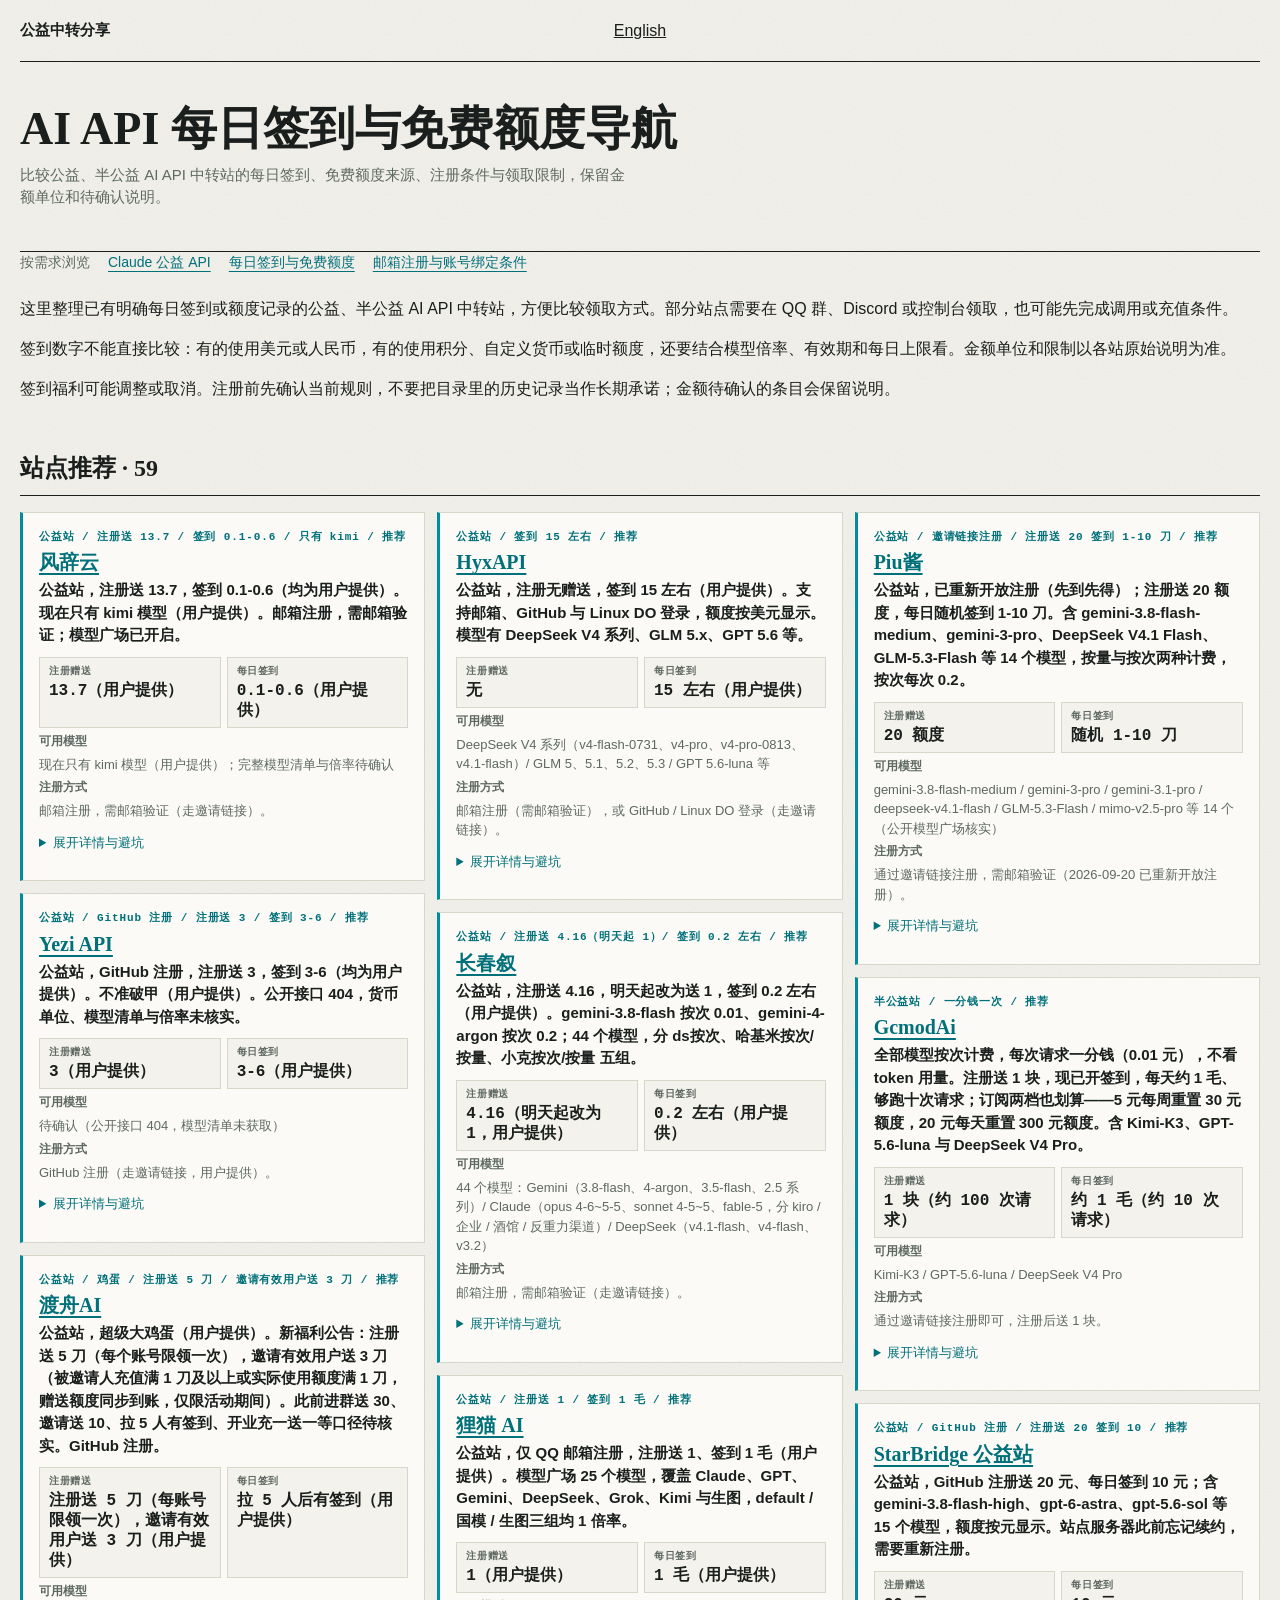
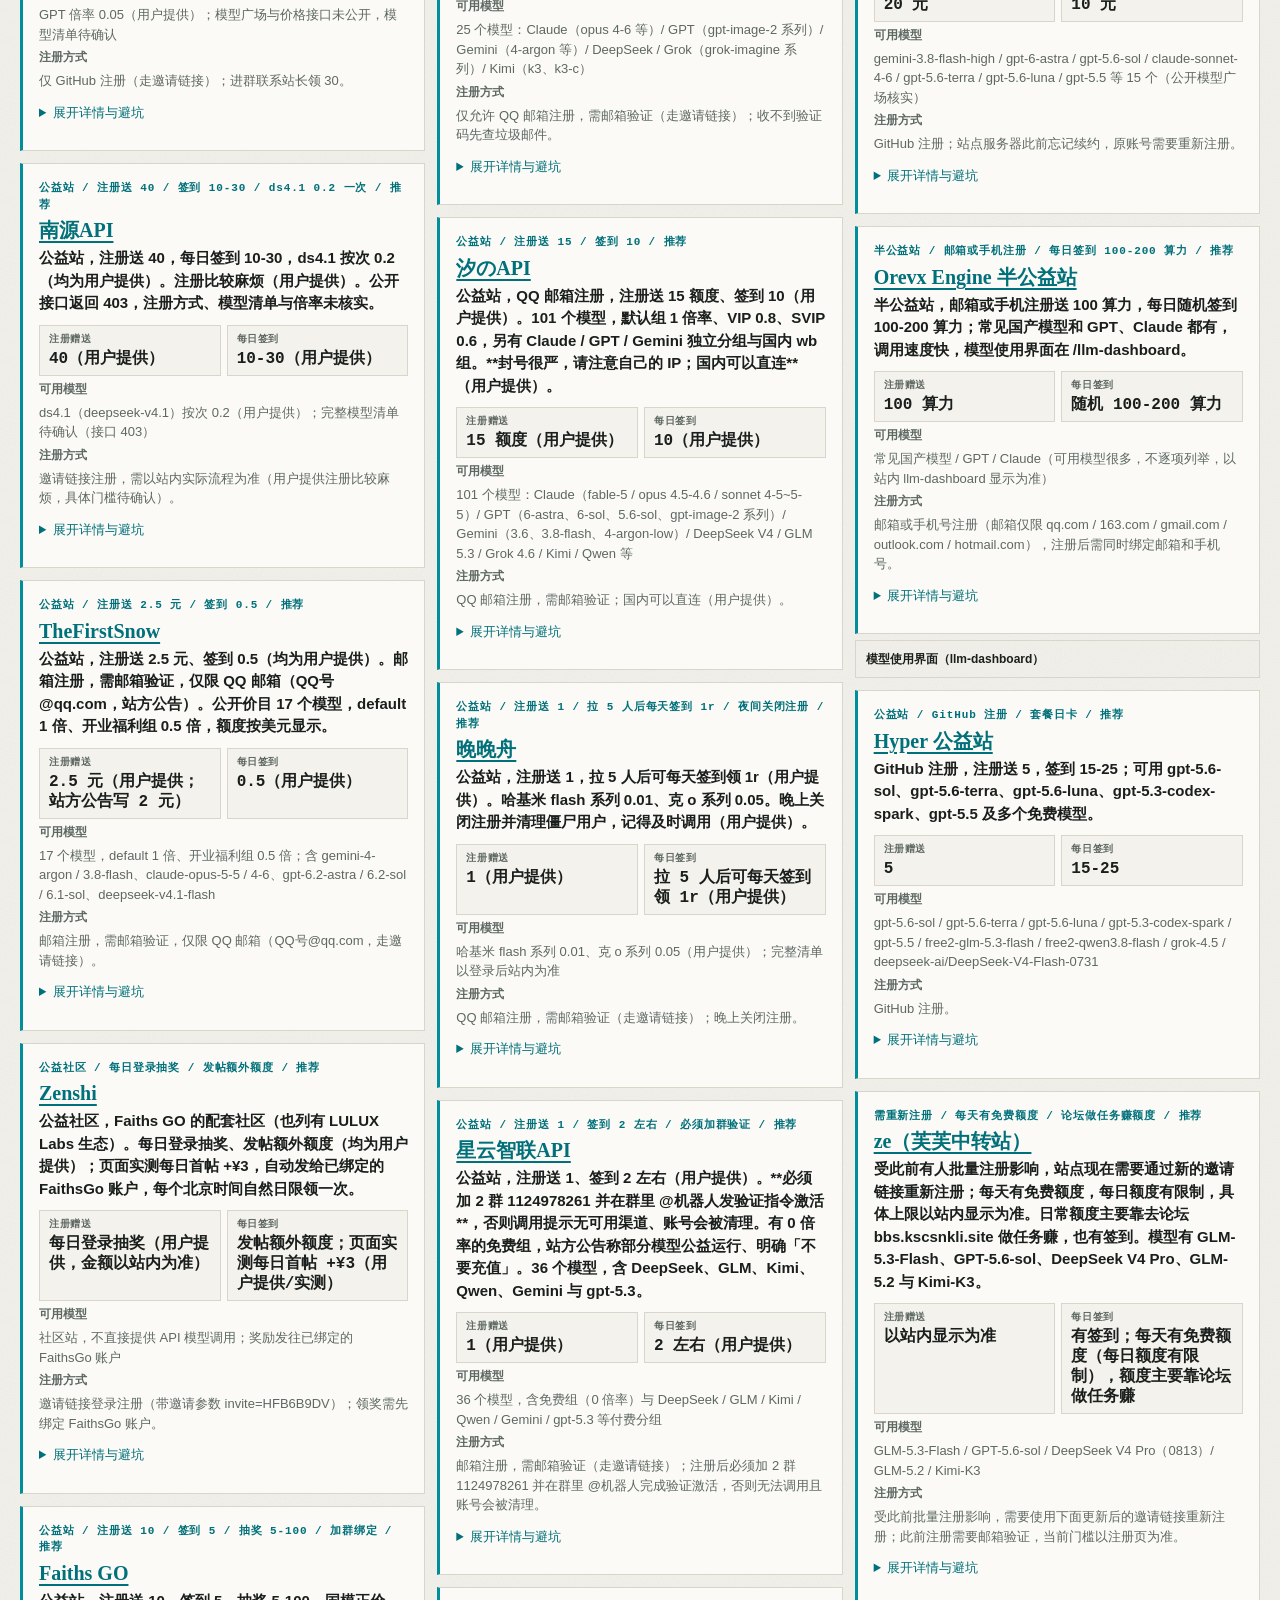
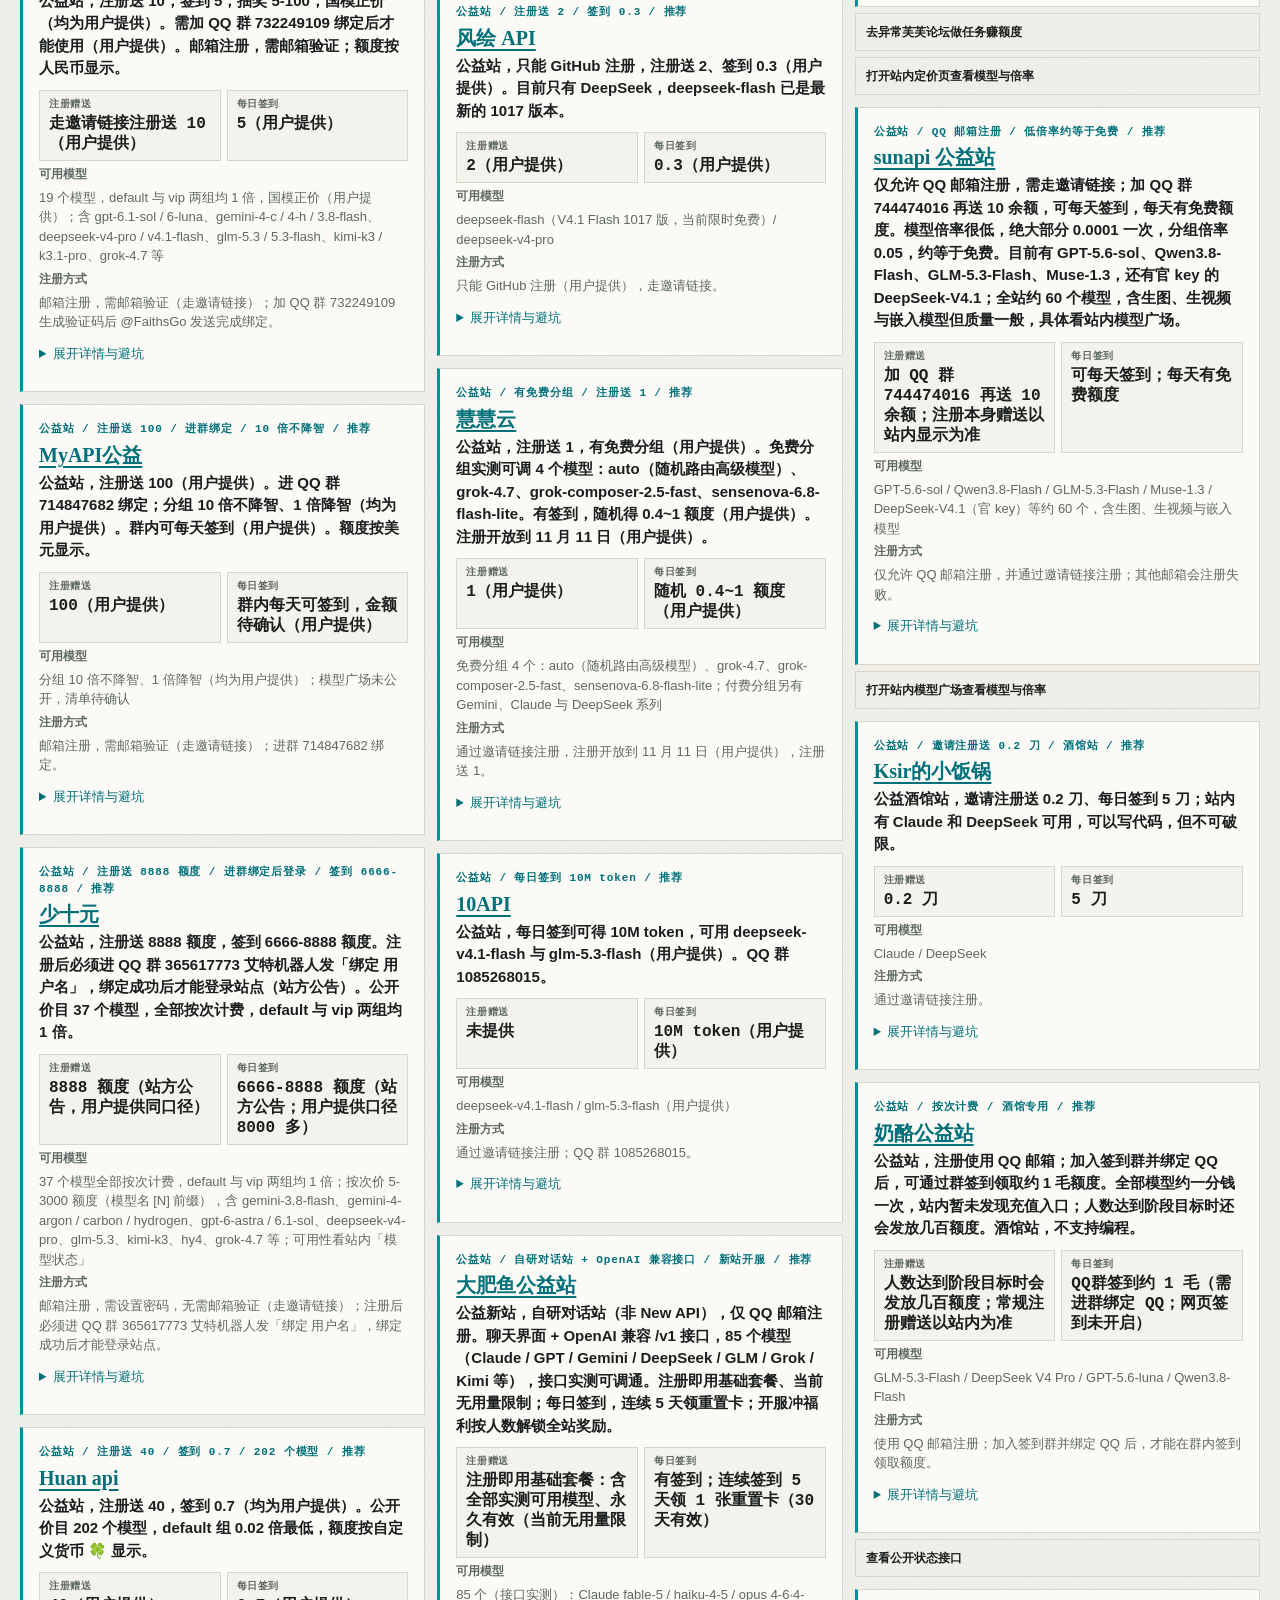
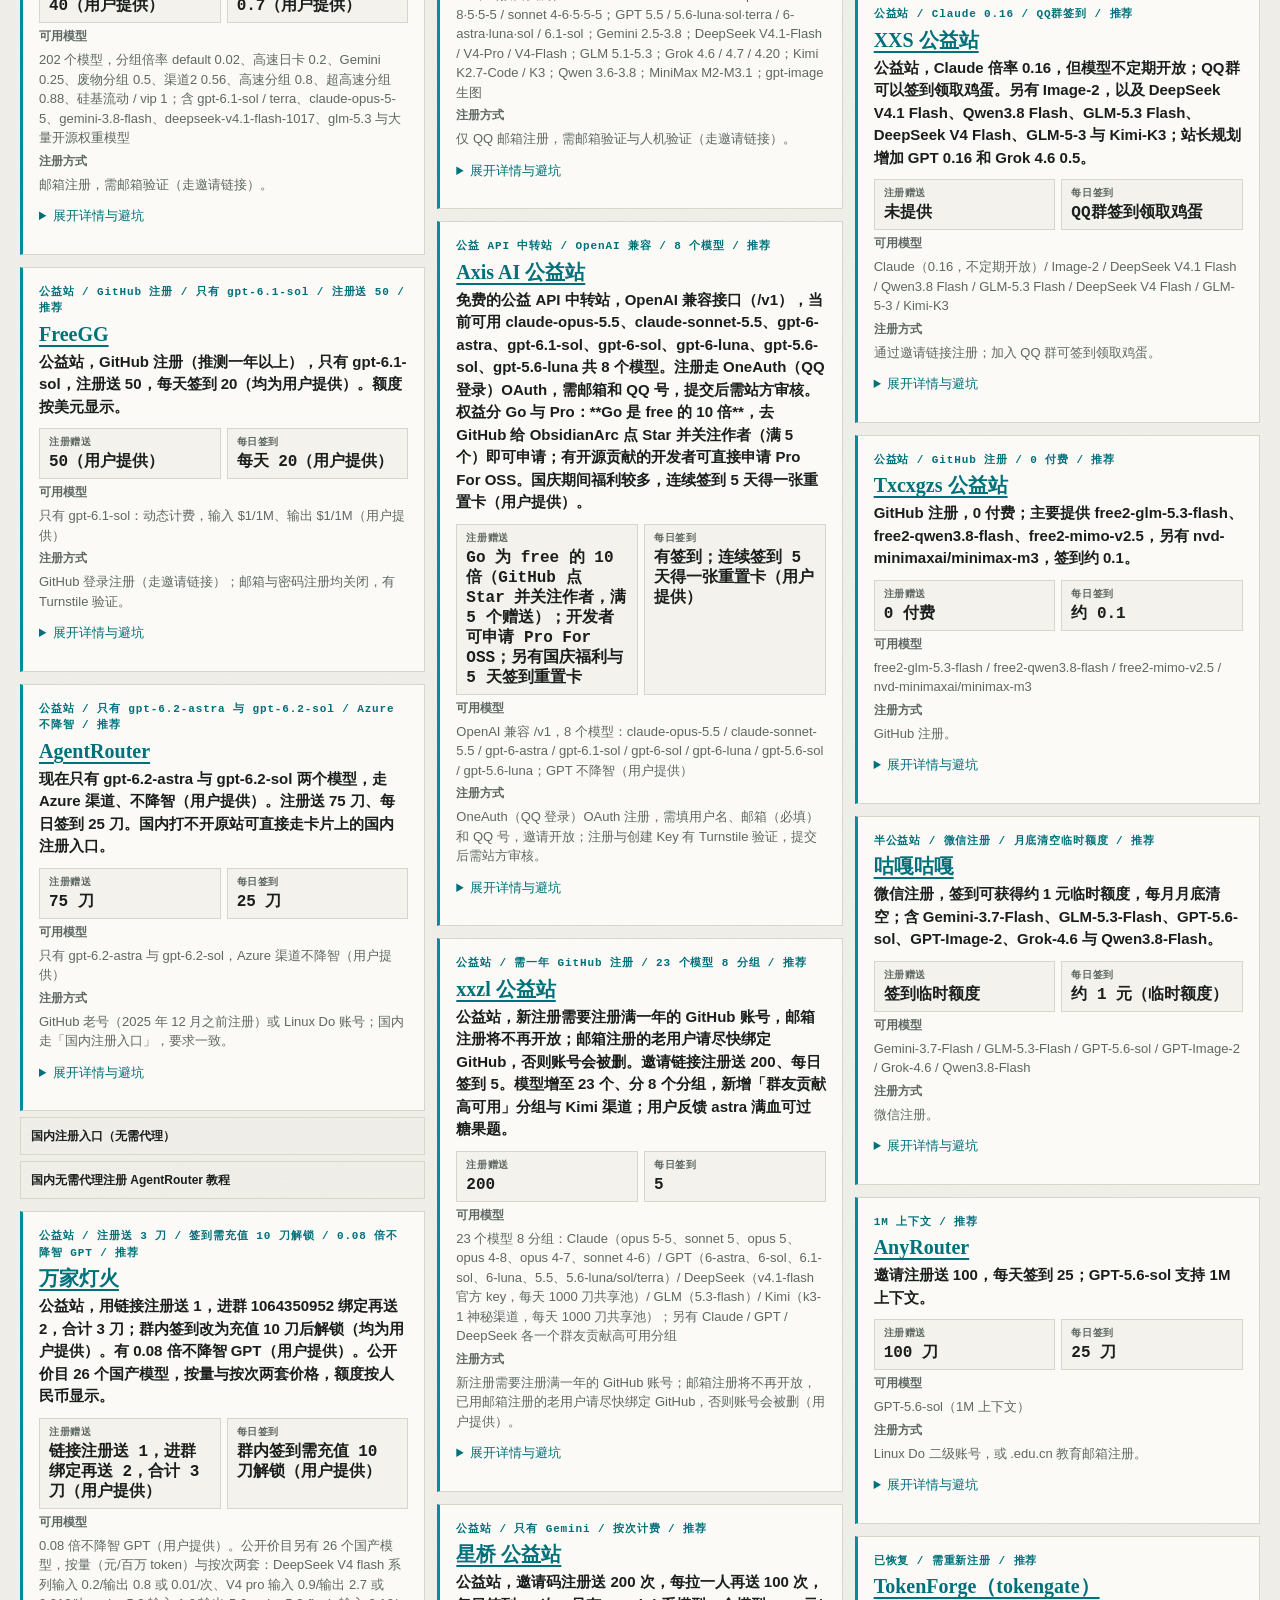
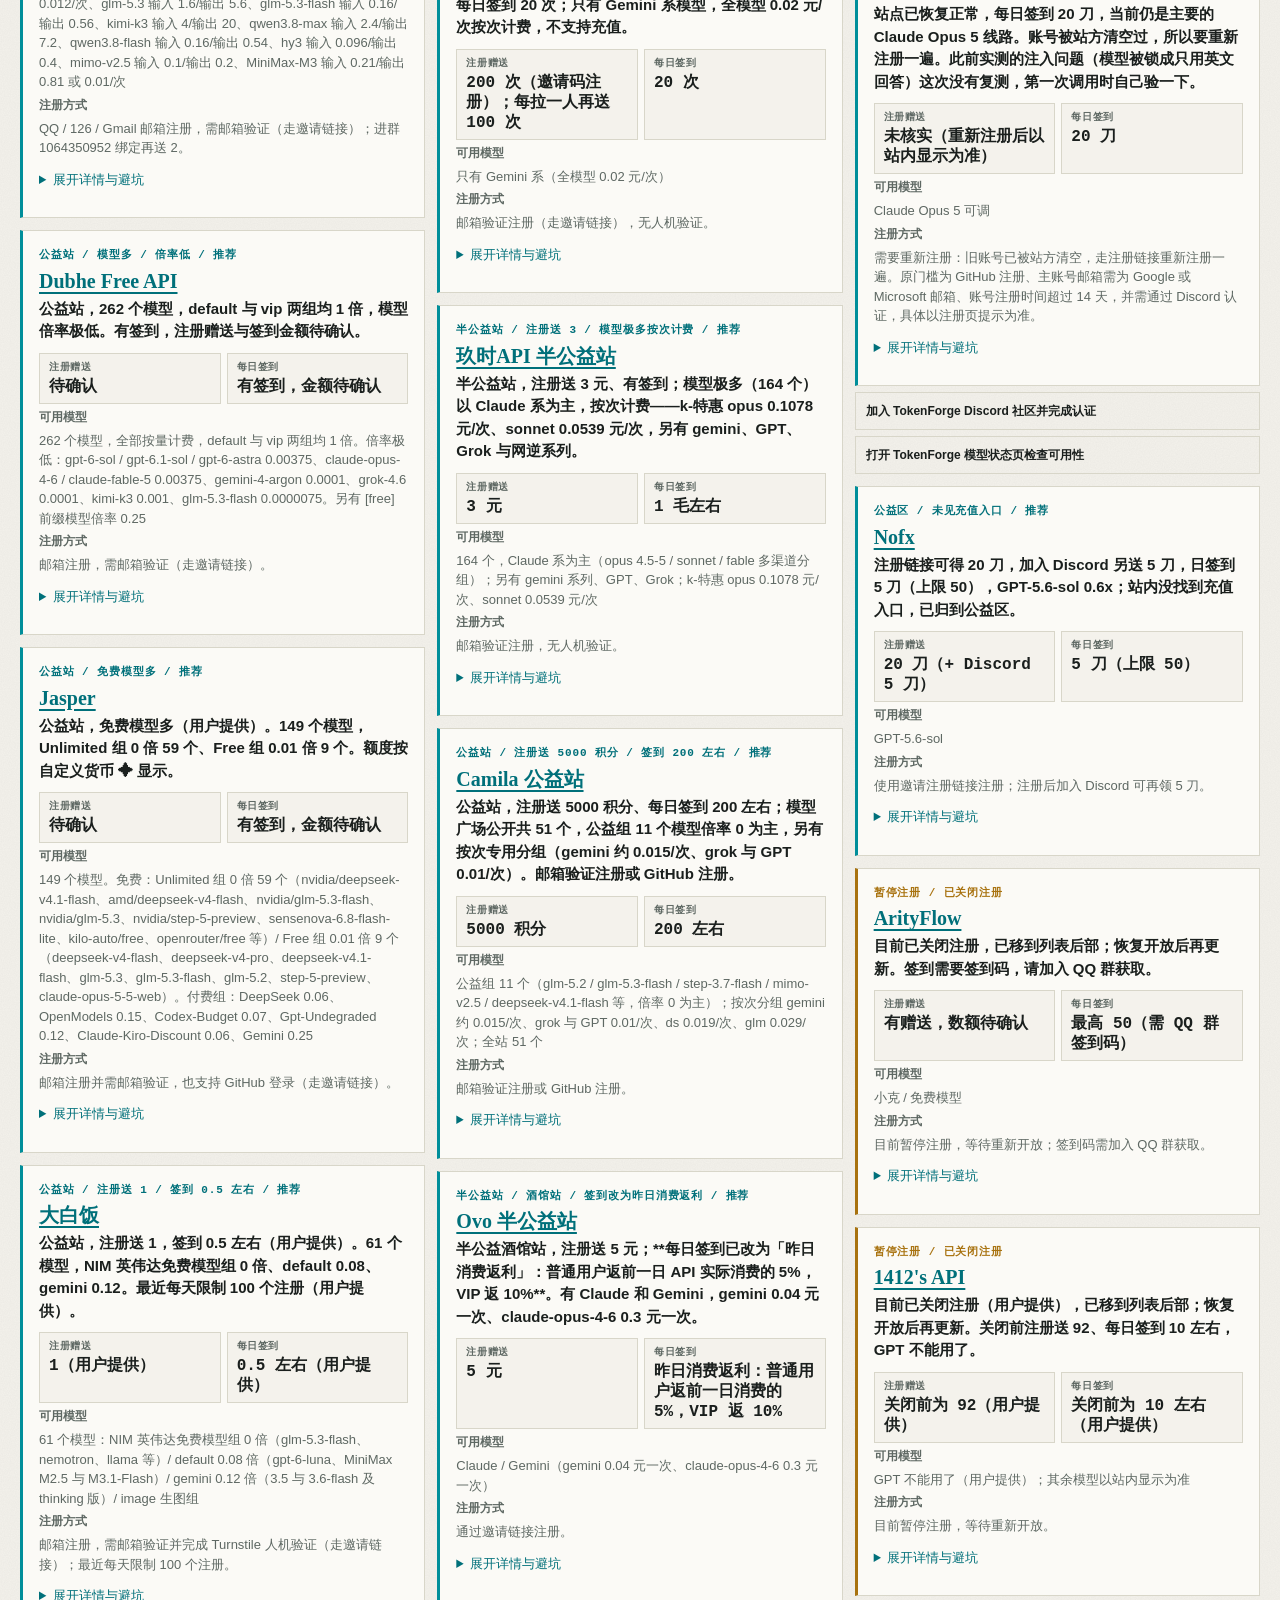
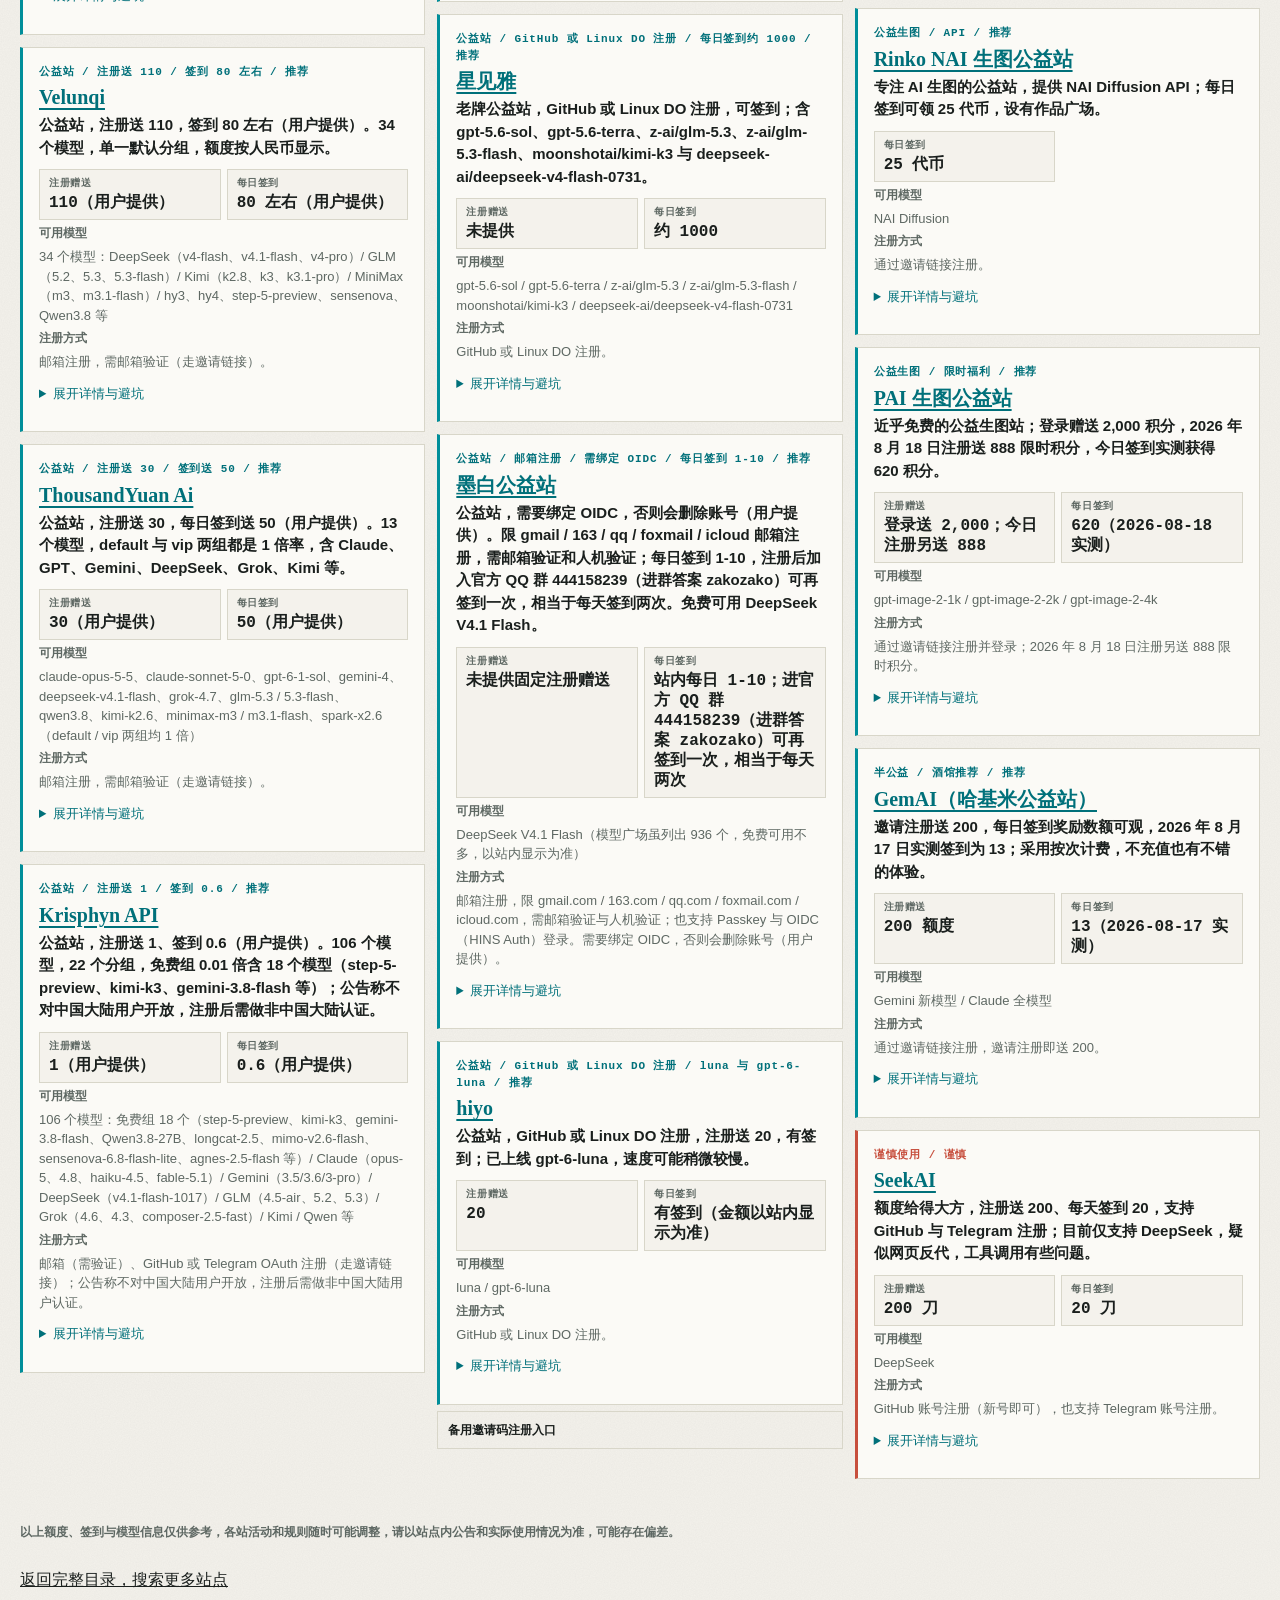
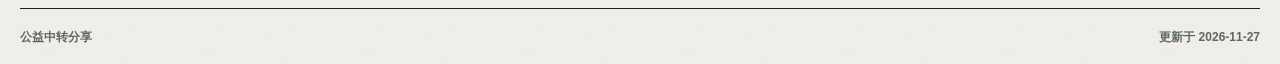
<file: topics/daily-checkin/index.html>
<!doctype html>
<html lang="zh-CN">
<head>
  <meta charset="UTF-8"><meta name="viewport" content="width=device-width, initial-scale=1.0">
  <title>AI API 每日签到与免费额度导航｜公益中转分享</title>
  <meta name="description" content="比较公益、半公益 AI API 中转站的每日签到、免费额度来源、注册条件与领取限制，保留金额单位和待确认说明。">
  <link rel="canonical" href="https://ytzzjx.github.io/topics/daily-checkin/">
  <link rel="alternate" hreflang="zh-Hans" href="https://ytzzjx.github.io/topics/daily-checkin/">
  <link rel="alternate" hreflang="en" href="https://ytzzjx.github.io/en/topics/daily-checkin/">
  <link rel="alternate" hreflang="x-default" href="https://ytzzjx.github.io/topics/daily-checkin/">
  <meta property="og:type" content="website"><meta property="og:url" content="https://ytzzjx.github.io/topics/daily-checkin/">
  <meta property="og:title" content="AI API 每日签到与免费额度导航"><meta property="og:description" content="比较公益、半公益 AI API 中转站的每日签到、免费额度来源、注册条件与领取限制，保留金额单位和待确认说明。">
  <meta property="og:image" content="https://ytzzjx.github.io/og-cover.png">
  <link rel="icon" href="/favicon.svg" type="image/svg+xml"><link rel="stylesheet" href="/styles.css?v=f522ac4e">
  <script type="application/ld+json" id="structured-data">{"@context":"https://schema.org","@type":"ItemList","name":"AI API 每日签到与免费额度导航","description":"比较公益、半公益 AI API 中转站的每日签到、免费额度来源、注册条件与领取限制，保留金额单位和待确认说明。","url":"https://ytzzjx.github.io/topics/daily-checkin/","inLanguage":"zh-CN","numberOfItems":59,"itemListElement":[{"@type":"ListItem","position":1,"name":"风辞云","description":"公益站，注册送 13.7，签到 0.1-0.6（均为用户提供）。现在只有 kimi 模型（用户提供）。邮箱注册，需邮箱验证；模型广场已开启。","url":"https://ezch.xydaim.cn/register?aff=2C2NQZ3PEQ7F"},{"@type":"ListItem","position":2,"name":"Yezi API","description":"公益站，GitHub 注册，注册送 3，签到 3-6（均为用户提供）。不准破甲（用户提供）。公开接口 404，货币单位、模型清单与倍率未核实。","url":"https://ai.yezi.help:2053/register?lottery_invite=b298cb1d22459ccfb2bbaddd218cb115f32605e9592f5b5275c5fa50f7da1207"},{"@type":"ListItem","position":3,"name":"渡舟AI","description":"公益站，超级大鸡蛋（用户提供）。新福利公告：注册送 5 刀（每个账号限领一次），邀请有效用户送 3 刀（被邀请人充值满 1 刀及以上或实际使用额度满 1 刀，赠送额度同步到账，仅限活动期间）。此前进群送 30、邀请送 10、拉 5 人有签到、开业充一送一等口径待核实。GitHub 注册。","url":"https://duzhouai.ccwu.cc/register?aff=UXDLBD783ZYB"},{"@type":"ListItem","position":4,"name":"南源API","description":"公益站，注册送 40，每日签到 10-30，ds4.1 按次 0.2（均为用户提供）。注册比较麻烦（用户提供）。公开接口返回 403，注册方式、模型清单与倍率未核实。","url":"https://api.nanyuanapi.com/sign-up?aff=iAy9"},{"@type":"ListItem","position":5,"name":"TheFirstSnow","description":"公益站，注册送 2.5 元、签到 0.5（均为用户提供）。邮箱注册，需邮箱验证，仅限 QQ 邮箱（QQ号@qq.com，站方公告）。公开价目 17 个模型，default 1 倍、开业福利组 0.5 倍，额度按美元显示。","url":"https://thefirstsnow.top/sign-up?aff=cUwo"},{"@type":"ListItem","position":6,"name":"Zenshi","description":"公益社区，Faiths GO 的配套社区（也列有 LULUX Labs 生态）。每日登录抽奖、发帖额外额度（均为用户提供）；页面实测每日首帖 +¥3，自动发给已绑定的 FaithsGo 账户，每个北京时间自然日限领一次。","url":"https://zenshi.pages.dev/login?invite=HFB6B9DV&next=/forum"},{"@type":"ListItem","position":7,"name":"Faiths GO","description":"公益站，注册送 10，签到 5，抽奖 5-100，国模正价（均为用户提供）。需加 QQ 群 732249109 绑定后才能使用（用户提供）。邮箱注册，需邮箱验证；额度按人民币显示。","url":"https://faithsgo.pages.dev/?ref=LK1e"},{"@type":"ListItem","position":8,"name":"MyAPI公益","description":"公益站，注册送 100（用户提供）。进 QQ 群 714847682 绑定；分组 10 倍不降智、1 倍降智（均为用户提供）。群内可每天签到（用户提供）。额度按美元显示。","url":"http://free.myaiapi.site:8080/register?aff=KNKXN62DPJ98"},{"@type":"ListItem","position":9,"name":"少十元","description":"公益站，注册送 8888 额度，签到 6666-8888 额度。注册后必须进 QQ 群 365617773 艾特机器人发「绑定 用户名」，绑定成功后才能登录站点（站方公告）。公开价目 37 个模型，全部按次计费，default 与 vip 两组均 1 倍。","url":"https://shaoshiyuan.xyz/sign-up?aff=asgD"},{"@type":"ListItem","position":10,"name":"Huan api","description":"公益站，注册送 40，签到 0.7（均为用户提供）。公开价目 202 个模型，default 组 0.02 倍最低，额度按自定义货币 🍀 显示。","url":"https://api.novalyte.cn/sign-up?aff=aLgj"},{"@type":"ListItem","position":11,"name":"FreeGG","description":"公益站，GitHub 注册（推测一年以上），只有 gpt-6.1-sol，注册送 50，每天签到 20（均为用户提供）。额度按美元显示。","url":"https://freegg.app/sign-up?aff=Ynwv"},{"@type":"ListItem","position":12,"name":"AgentRouter","description":"现在只有 gpt-6.2-astra 与 gpt-6.2-sol 两个模型，走 Azure 渠道、不降智（用户提供）。注册送 75 刀、每日签到 25 刀。国内打不开原站可直接走卡片上的国内注册入口。","url":"https://agentrouter.org/register?aff=i3Xz"},{"@type":"ListItem","position":13,"name":"万家灯火","description":"公益站，用链接注册送 1，进群 1064350952 绑定再送 2，合计 3 刀；群内签到改为充值 10 刀后解锁（均为用户提供）。有 0.08 倍不降智 GPT（用户提供）。公开价目 26 个国产模型，按量与按次两套价格，额度按人民币显示。","url":"https://wjapi.vip/register?aff=ZJFB7ZVSEMYJ"},{"@type":"ListItem","position":14,"name":"Dubhe Free API","description":"公益站，262 个模型，default 与 vip 两组均 1 倍，模型倍率极低。有签到，注册赠送与签到金额待确认。","url":"https://ai.skill.wales/sign-up?aff=jqc8"},{"@type":"ListItem","position":15,"name":"Jasper","description":"公益站，免费模型多（用户提供）。149 个模型，Unlimited 组 0 倍 59 个、Free 组 0.01 倍 9 个。额度按自定义货币 ✦ 显示。","url":"https://api.yjs.im/sign-up?aff=5uGC"},{"@type":"ListItem","position":16,"name":"大白饭","description":"公益站，注册送 1，签到 0.5 左右（用户提供）。61 个模型，NIM 英伟达免费模型组 0 倍、default 0.08、gemini 0.12。最近每天限制 100 个注册（用户提供）。","url":"https://newapi.hkkkj.qzz.io/sign-up?aff=SrUj"},{"@type":"ListItem","position":17,"name":"Velunqi","description":"公益站，注册送 110，签到 80 左右（用户提供）。34 个模型，单一默认分组，额度按人民币显示。","url":"https://velunqi.asia/sign-up?aff=EHhE"},{"@type":"ListItem","position":18,"name":"ThousandYuan Ai","description":"公益站，注册送 30，每日签到送 50（用户提供）。13 个模型，default 与 vip 两组都是 1 倍率，含 Claude、GPT、Gemini、DeepSeek、Grok、Kimi 等。","url":"https://api.thousandyuan.dpdns.org/sign-up?aff=vDuG"},{"@type":"ListItem","position":19,"name":"Krisphyn API","description":"公益站，注册送 1、签到 0.6（用户提供）。106 个模型，22 个分组，免费组 0.01 倍含 18 个模型（step-5-preview、kimi-k3、gemini-3.8-flash 等）；公告称不对中国大陆用户开放，注册后需做非中国大陆认证。","url":"https://api.krisphyn.cc/sign-up?aff=RHNm"},{"@type":"ListItem","position":20,"name":"HyxAPI","description":"公益站，注册无赠送，签到 15 左右（用户提供）。支持邮箱、GitHub 与 Linux DO 登录，额度按美元显示。模型有 DeepSeek V4 系列、GLM 5.x、GPT 5.6 等。","url":"https://hyxware.com/auth?mode=register&aff=iSln"},{"@type":"ListItem","position":21,"name":"长春叙","description":"公益站，注册送 4.16，明天起改为送 1，签到 0.2 左右（用户提供）。gemini-3.8-flash 按次 0.01、gemini-4-argon 按次 0.2；44 个模型，分 ds按次、哈基米按次/按量、小克按次/按量 五组。","url":"https://changchunxu.xyz/sign-up?aff=YRjX"},{"@type":"ListItem","position":22,"name":"狸猫 AI","description":"公益站，仅 QQ 邮箱注册，注册送 1、签到 1 毛（用户提供）。模型广场 25 个模型，覆盖 Claude、GPT、Gemini、DeepSeek、Grok、Kimi 与生图，default / 国模 / 生图三组均 1 倍率。","url":"https://limao-api.com/sign-up?aff=QKlJ"},{"@type":"ListItem","position":23,"name":"汐のAPI","description":"公益站，QQ 邮箱注册，注册送 15 额度、签到 10（用户提供）。101 个模型，默认组 1 倍率、VIP 0.8、SVIP 0.6，另有 Claude / GPT / Gemini 独立分组与国内 wb 组。**封号很严，请注意自己的 IP；国内可以直连**（用户提供）。","url":"https://api.203236.xyz/sign-up"},{"@type":"ListItem","position":24,"name":"晚晚舟","description":"公益站，注册送 1，拉 5 人后可每天签到领 1r（用户提供）。哈基米 flash 系列 0.01、克 o 系列 0.05。晚上关闭注册并清理僵尸用户，记得及时调用（用户提供）。","url":"https://wanwanzhou.top/register?aff=E44252EBQGS2"},{"@type":"ListItem","position":25,"name":"星云智联API","description":"公益站，注册送 1、签到 2 左右（用户提供）。**必须加 2 群 1124978261 并在群里 @机器人发验证指令激活**，否则调用提示无可用渠道、账号会被清理。有 0 倍率的免费组，站方公告称部分模型公益运行、明确「不要充值」。36 个模型，含 DeepSeek、GLM、Kimi、Qwen、Gemini 与 gpt-5.3。","url":"https://api.xincloud.top/sign-up?aff=YOv3"},{"@type":"ListItem","position":26,"name":"风绘 API","description":"公益站，只能 GitHub 注册，注册送 2、签到 0.3（用户提供）。目前只有 DeepSeek，deepseek-flash 已是最新的 1017 版本。","url":"https://api.huidev.com/sign-up?aff=SPqL"},{"@type":"ListItem","position":27,"name":"慧慧云","description":"公益站，注册送 1，有免费分组（用户提供）。免费分组实测可调 4 个模型：auto（随机路由高级模型）、grok-4.7、grok-composer-2.5-fast、sensenova-6.8-flash-lite。有签到，随机得 0.4~1 额度（用户提供）。注册开放到 11 月 11 日（用户提供）。","url":"https://api.huihuiyun.top/register?aff=AHAL3TAU466P"},{"@type":"ListItem","position":28,"name":"10API","description":"公益站，每日签到可得 10M token，可用 deepseek-v4.1-flash 与 glm-5.3-flash（用户提供）。QQ 群 1085268015。","url":"https://nextapi.store/login?inv=INVY5KXY1ZN"},{"@type":"ListItem","position":29,"name":"大肥鱼公益站","description":"公益新站，自研对话站（非 New API），仅 QQ 邮箱注册。聊天界面 + OpenAI 兼容 /v1 接口，85 个模型（Claude / GPT / Gemini / DeepSeek / GLM / Grok / Kimi 等），接口实测可调通。注册即用基础套餐、当前无用量限制；每日签到，连续 5 天领重置卡；开服冲福利按人数解锁全站奖励。","url":"https://arc.103-121-95-72.sslip.io/register?invite=XXPSNBJP"},{"@type":"ListItem","position":30,"name":"Axis AI 公益站","description":"免费的公益 API 中转站，OpenAI 兼容接口（/v1），当前可用 claude-opus-5.5、claude-sonnet-5.5、gpt-6-astra、gpt-6.1-sol、gpt-6-sol、gpt-6-luna、gpt-5.6-sol、gpt-5.6-luna 共 8 个模型。注册走 OneAuth（QQ 登录）OAuth，需邮箱和 QQ 号，提交后需站方审核。权益分 Go 与 Pro：**Go 是 free 的 10 倍**，去 GitHub 给 ObsidianArc 点 Star 并关注作者（满 5 个）即可申请；有开源贡献的开发者可直接申请 Pro For OSS。国庆期间福利较多，连续签到 5 天得一张重置卡（用户提供）。","url":"https://ai.onyxaxis.org/register?invite=AMMRWZ5P"},{"@type":"ListItem","position":31,"name":"xxzl 公益站","description":"公益站，新注册需要注册满一年的 GitHub 账号，邮箱注册将不再开放；邮箱注册的老用户请尽快绑定 GitHub，否则账号会被删。邀请链接注册送 200、每日签到 5。模型增至 23 个、分 8 个分组，新增「群友贡献高可用」分组与 Kimi 渠道；用户反馈 astra 满血可过糖果题。","url":"https://ai.1tim.com/sign-up?aff=TyKU"},{"@type":"ListItem","position":32,"name":"星桥 公益站","description":"公益站，邀请码注册送 200 次，每拉一人再送 100 次，每日签到 20 次；只有 Gemini 系模型，全模型 0.02 元/次按次计费，不支持充值。","url":"https://xingqiao.chat/sign-up?aff=11NC"},{"@type":"ListItem","position":33,"name":"玖时API 半公益站","description":"半公益站，注册送 3 元、有签到；模型极多（164 个）以 Claude 系为主，按次计费——k-特惠 opus 0.1078 元/次、sonnet 0.0539 元/次，另有 gemini、GPT、Grok 与网逆系列。","url":"https://api.jiushi.xin/register?aff=KQiA"},{"@type":"ListItem","position":34,"name":"Camila 公益站","description":"公益站，注册送 5000 积分、每日签到 200 左右；模型广场公开共 51 个，公益组 11 个模型倍率 0 为主，另有按次专用分组（gemini 约 0.015/次、grok 与 GPT 0.01/次）。邮箱验证注册或 GitHub 注册。","url":"https://free.camila.qzz.io/sign-up?aff=qF18"},{"@type":"ListItem","position":35,"name":"Ovo 半公益站","description":"半公益酒馆站，注册送 5 元；**每日签到已改为「昨日消费返利」：普通用户返前一日 API 实际消费的 5%，VIP 返 10%**。有 Claude 和 Gemini，gemini 0.04 元一次、claude-opus-4-6 0.3 元一次。","url":"https://ovoapi.cn/sign-up?aff=st79"},{"@type":"ListItem","position":36,"name":"星见雅","description":"老牌公益站，GitHub 或 Linux DO 注册，可签到；含 gpt-5.6-sol、gpt-5.6-terra、z-ai/glm-5.3、z-ai/glm-5.3-flash、moonshotai/kimi-k3 与 deepseek-ai/deepseek-v4-flash-0731。","url":"https://new.xinjianya.top/register?aff=NTKW"},{"@type":"ListItem","position":37,"name":"墨白公益站","description":"公益站，需要绑定 OIDC，否则会删除账号（用户提供）。限 gmail / 163 / qq / foxmail / icloud 邮箱注册，需邮箱验证和人机验证；每日签到 1-10，注册后加入官方 QQ 群 444158239（进群答案 zakozako）可再签到一次，相当于每天签到两次。免费可用 DeepSeek V4.1 Flash。","url":"https://new.ai.hinswu.top/sign-up?aff=L6as"},{"@type":"ListItem","position":38,"name":"hiyo","description":"公益站，GitHub 或 Linux DO 注册，注册送 20，有签到；已上线 gpt-6-luna，速度可能稍微较慢。","url":"https://free.hiyo.top/register?aff=ASBDCX98PNNG"},{"@type":"ListItem","position":39,"name":"Piu酱","description":"公益站，已重新开放注册（先到先得）；注册送 20 额度，每日随机签到 1-10 刀。含 gemini-3.8-flash-medium、gemini-3-pro、DeepSeek V4.1 Flash、GLM-5.3-Flash 等 14 个模型，按量与按次两种计费，按次每次 0.2。","url":"https://piu.du4s.com/sign-up?aff=SjXZ"},{"@type":"ListItem","position":40,"name":"GcmodAi","description":"全部模型按次计费，每次请求一分钱（0.01 元），不看 token 用量。注册送 1 块，现已开签到，每天约 1 毛、够跑十次请求；订阅两档也划算——5 元每周重置 30 元额度，20 元每天重置 300 元额度。含 Kimi-K3、GPT-5.6-luna 与 DeepSeek V4 Pro。","url":"https://gcmod.bond/register?aff=4wem"},{"@type":"ListItem","position":41,"name":"StarBridge 公益站","description":"公益站，GitHub 注册送 20 元、每日签到 10 元；含 gemini-3.8-flash-high、gpt-6-astra、gpt-5.6-sol 等 15 个模型，额度按元显示。站点服务器此前忘记续约，需要重新注册。","url":"https://api.careke.cn/sign-up?aff=MYwA"},{"@type":"ListItem","position":42,"name":"Orevx Engine 半公益站","description":"半公益站，邮箱或手机注册送 100 算力，每日随机签到 100-200 算力；常见国产模型和 GPT、Claude 都有，调用速度快，模型使用界面在 /llm-dashboard。","url":"https://orevx.ai/login?mode=register&inviteCode=FAGCRGAT"},{"@type":"ListItem","position":43,"name":"Hyper 公益站","description":"GitHub 注册，注册送 5，签到 15-25；可用 gpt-5.6-sol、gpt-5.6-terra、gpt-5.6-luna、gpt-5.3-codex-spark、gpt-5.5 及多个免费模型。","url":"https://ai.hyper.nyc.mn/sign-up?aff=IY2B"},{"@type":"ListItem","position":44,"name":"ze（芙芙中转站）","description":"受此前有人批量注册影响，站点现在需要通过新的邀请链接重新注册；每天有免费额度，每日额度有限制，具体上限以站内显示为准。日常额度主要靠去论坛 bbs.kscsnkli.site 做任务赚，也有签到。模型有 GLM-5.3-Flash、GPT-5.6-sol、DeepSeek V4 Pro、GLM-5.2 与 Kimi-K3。","url":"https://api2.kscsnkli.site/sign-up?aff=IE8H"},{"@type":"ListItem","position":45,"name":"sunapi 公益站","description":"仅允许 QQ 邮箱注册，需走邀请链接；加 QQ 群 744474016 再送 10 余额，可每天签到，每天有免费额度。模型倍率很低，绝大部分 0.0001 一次，分组倍率 0.05，约等于免费。目前有 GPT-5.6-sol、Qwen3.8-Flash、GLM-5.3-Flash、Muse-1.3，还有官 key 的 DeepSeek-V4.1；全站约 60 个模型，含生图、生视频与嵌入模型但质量一般，具体看站内模型广场。","url":"https://sunapi.5201201314.top/sign-up?aff=rF1K"},{"@type":"ListItem","position":46,"name":"Ksir的小饭锅","description":"公益酒馆站，邀请注册送 0.2 刀、每日签到 5 刀；站内有 Claude 和 DeepSeek 可用，可以写代码，但不可破限。","url":"https://api.biliksir.ggff.net/sign-up?aff=q3ep"},{"@type":"ListItem","position":47,"name":"奶酪公益站","description":"公益站，注册使用 QQ 邮箱；加入签到群并绑定 QQ 后，可通过群签到领取约 1 毛额度。全部模型约一分钱一次，站内暂未发现充值入口；人数达到阶段目标时还会发放几百额度。酒馆站，不支持编程。","url":"https://nailao.biz/sign-up?aff=8KMU"},{"@type":"ListItem","position":48,"name":"XXS 公益站","description":"公益站，Claude 倍率 0.16，但模型不定期开放；QQ群可以签到领取鸡蛋。另有 Image-2，以及 DeepSeek V4.1 Flash、Qwen3.8 Flash、GLM-5.3 Flash、DeepSeek V4 Flash、GLM-5-3 与 Kimi-K3；站长规划增加 GPT 0.16 和 Grok 4.6 0.5。","url":"https://xxs.l.cd/sign-up?aff=q6G2"},{"@type":"ListItem","position":49,"name":"Txcxgzs 公益站","description":"GitHub 注册，0 付费；主要提供 free2-glm-5.3-flash、free2-qwen3.8-flash、free2-mimo-v2.5，另有 nvd-minimaxai/minimax-m3，签到约 0.1。","url":"https://ai.txcxgzs.com/sign-up?aff=VegH"},{"@type":"ListItem","position":50,"name":"咕嘎咕嘎","description":"微信注册，签到可获得约 1 元临时额度，每月月底清空；含 Gemini-3.7-Flash、GLM-5.3-Flash、GPT-5.6-sol、GPT-Image-2、Grok-4.6 与 Qwen3.8-Flash。","url":"https://ai.xmiaom.com/sign-up?aff=04Qy"},{"@type":"ListItem","position":51,"name":"AnyRouter","description":"邀请注册送 100，每天签到 25；GPT-5.6-sol 支持 1M 上下文。","url":"https://anyrouter.top/register?aff=LJPP"},{"@type":"ListItem","position":52,"name":"TokenForge（tokengate）","description":"站点已恢复正常，每日签到 20 刀，当前仍是主要的 Claude Opus 5 线路。账号被站方清空过，所以要重新注册一遍。此前实测的注入问题（模型被锁成只用英文回答）这次没有复测，第一次调用时自己验一下。","url":"https://tokenforge.ai.studio/sign-up?aff=iheu"},{"@type":"ListItem","position":53,"name":"Nofx","description":"注册链接可得 20 刀，加入 Discord 另送 5 刀，日签到 5 刀（上限 50），GPT-5.6-sol 0.6x；站内没找到充值入口，已归到公益区。","url":"https://nofx.one/zh-CN/sign-in?ref=PWF8Z79Q"},{"@type":"ListItem","position":54,"name":"ArityFlow","description":"目前已关闭注册，已移到列表后部；恢复开放后再更新。签到需要签到码，请加入 QQ 群获取。","url":"https://www.arityflow.top/sign-up?aff=PTiI"},{"@type":"ListItem","position":55,"name":"1412's API","description":"目前已关闭注册（用户提供），已移到列表后部；恢复开放后再更新。关闭前注册送 92、每日签到 10 左右，GPT 不能用了。","url":"https://napi.kid1412.qzz.io/sign-up?aff=hHM0"},{"@type":"ListItem","position":56,"name":"Rinko NAI 生图公益站","description":"专注 AI 生图的公益站，提供 NAI Diffusion API；每日签到可领 25 代币，设有作品广场。","url":"https://nai.rinko.ai/sign-up?aff=OQhG"},{"@type":"ListItem","position":57,"name":"PAI 生图公益站","description":"近乎免费的公益生图站；登录赠送 2,000 积分，2026 年 8 月 18 日注册送 888 限时积分，今日签到实测获得 620 积分。","url":"https://pai.zaiduyu.top/#/auth?ref=EA5364BCCDE4"},{"@type":"ListItem","position":58,"name":"GemAI（哈基米公益站）","description":"邀请注册送 200，每日签到奖励数额可观，2026 年 8 月 17 日实测签到为 13；采用按次计费，不充值也有不错的体验。","url":"https://api.gemai.cc/sign-up?aff=8Ouk3uT6"},{"@type":"ListItem","position":59,"name":"SeekAI","description":"额度给得大方，注册送 200、每天签到 20，支持 GitHub 与 Telegram 注册；目前仅支持 DeepSeek，疑似网页反代，工具调用有些问题。","url":"https://seekai.cc/sign-up?aff=NzMk"}]}</script>
</head>
<body>
  <header class="site-header"><a class="brand" href="/">公益中转分享</a>
    <a href="/en/topics/daily-checkin/" lang="en">English</a>
  </header>
  <main>
    <section class="intro-section"><div class="intro-copy"><h1>AI API 每日签到与免费额度导航</h1><p class="intro-text">比较公益、半公益 AI API 中转站的每日签到、免费额度来源、注册条件与领取限制，保留金额单位和待确认说明。</p></div></section>
    <nav class="topic-links" aria-label="按需求浏览">
  <span>按需求浏览</span>
  <a href="/topics/claude/">Claude 公益 API</a>
<a href="/topics/daily-checkin/">每日签到与免费额度</a>
<a href="/topics/registration/">邮箱注册与账号绑定条件</a>
</nav>
    <section class="topic-guide" aria-label="使用说明"><p>这里整理已有明确每日签到或额度记录的公益、半公益 AI API 中转站，方便比较领取方式。部分站点需要在 QQ 群、Discord 或控制台领取，也可能先完成调用或充值条件。</p>
<p>签到数字不能直接比较：有的使用美元或人民币，有的使用积分、自定义货币或临时额度，还要结合模型倍率、有效期和每日上限看。金额单位和限制以各站原始说明为准。</p>
<p>签到福利可能调整或取消。注册前先确认当前规则，不要把目录里的历史记录当作长期承诺；金额待确认的条目会保留说明。</p></section>
    <section class="feed-section" aria-labelledby="topic-services"><div class="section-heading"><h2 id="topic-services">站点推荐 · 59</h2></div><div class="feed-list"><article class="feed-item" data-tone="active" data-entry-name="风辞云">
    <div class="feed-card"><div class="entry-content">
      <p class="entry-kind">公益站 / 注册送 13.7 / 签到 0.1-0.6 / 只有 kimi / 推荐</p>
      <h3><a class="static-entry-link" href="https://ezch.xydaim.cn/register?aff=2C2NQZ3PEQ7F" target="_blank" rel="noreferrer">风辞云</a></h3>
      <p class="entry-description">公益站，注册送 13.7，签到 0.1-0.6（均为用户提供）。现在只有 kimi 模型（用户提供）。邮箱注册，需邮箱验证；模型广场已开启。</p>
      <div class="entry-quota"><div class="quota-cell"><span class="quota-label">注册赠送</span><strong class="quota-value">13.7（用户提供）</strong></div><div class="quota-cell"><span class="quota-label">每日签到</span><strong class="quota-value">0.1-0.6（用户提供）</strong></div></div>
      <div class="entry-info-row"><span class="entry-info-label">可用模型</span><p class="registration-text">现在只有 kimi 模型（用户提供）；完整模型清单与倍率待确认</p></div>
      <div class="entry-info-row"><span class="entry-info-label">注册方式</span><p class="registration-text">邮箱注册，需邮箱验证（走邀请链接）。</p></div>
      <details class="static-entry-details"><summary>展开详情与避坑</summary>
        <p class="entry-details">站内名称风辞云（ezch.xydaim.cn），AI API Gateway 中转；首页公开配置显示邮箱注册需验证、无 GitHub / Linux DO / Google 登录、无 Turnstile 验证，模型广场已开启、支付入口开启，邀请返利开启。注册送 13.7，签到 0.1-0.6，现在只有 kimi 模型（均为用户提供）；本站由易辞寻（acf.xydaim.cn）更名并更换域名而来，原域名已停用。完整模型清单与倍率待确认。</p>
        <div class="entry-info-row"><span class="entry-info-label">速度与稳定性</span><p class="registration-text">注册送 13.7、签到 0.1-0.6；目前只有 kimi 模型（均为用户提供）</p></div><div class="entry-info-row"><span class="entry-info-label">注意</span><p class="registration-text">注册赠送、签到金额与模型清单均为用户提供，以站内实际显示为准。目前只有 kimi 模型为当前口径，站方可能随时增加模型。公开价格接口 404，模型广场需登录，倍率与货币单位未核实，待确认。</p></div>
        <ul class="benefit-tags"><li>公益站</li><li>邮箱注册</li><li>注册送 13.7</li><li>签到 0.1-0.6</li><li>只有 kimi 模型</li></ul>
      </details>
    </div></div>
  </article>
<article class="feed-item" data-tone="active" data-entry-name="Yezi API">
    <div class="feed-card"><div class="entry-content">
      <p class="entry-kind">公益站 / GitHub 注册 / 注册送 3 / 签到 3-6 / 推荐</p>
      <h3><a class="static-entry-link" href="https://ai.yezi.help:2053/register?lottery_invite=b298cb1d22459ccfb2bbaddd218cb115f32605e9592f5b5275c5fa50f7da1207" target="_blank" rel="noreferrer">Yezi API</a></h3>
      <p class="entry-description">公益站，GitHub 注册，注册送 3，签到 3-6（均为用户提供）。不准破甲（用户提供）。公开接口 404，货币单位、模型清单与倍率未核实。</p>
      <div class="entry-quota"><div class="quota-cell"><span class="quota-label">注册赠送</span><strong class="quota-value">3（用户提供）</strong></div><div class="quota-cell"><span class="quota-label">每日签到</span><strong class="quota-value">3-6（用户提供）</strong></div></div>
      <div class="entry-info-row"><span class="entry-info-label">可用模型</span><p class="registration-text">待确认（公开接口 404，模型清单未获取）</p></div>
      <div class="entry-info-row"><span class="entry-info-label">注册方式</span><p class="registration-text">GitHub 注册（走邀请链接，用户提供）。</p></div>
      <details class="static-entry-details"><summary>展开详情与避坑</summary>
        <p class="entry-details">站内名称按域名暂记 Yezi API（ai.yezi.help:2053），Sub2API 程序，页面标题为 Sub2API - AI API Gateway。GitHub 注册（用户提供）；注册送 3，签到 3-6（均为用户提供）；不准破甲（用户提供）。首页与 /api/status、/api/pricing、/api/notice 等常见公开接口均返回 404，站内配置、货币单位、模型清单与分组倍率未核实，待确认。</p>
        <div class="entry-info-row"><span class="entry-info-label">速度与稳定性</span><p class="registration-text">注册送 3、签到 3-6；不准破甲（均为用户提供）</p></div><div class="entry-info-row"><span class="entry-info-label">注意</span><p class="registration-text">注册赠送、签到金额与 GitHub 注册均为用户提供，以站内实际显示为准。不准破甲（用户提供）。公开接口 404，货币单位、模型清单与分组倍率未核实，待确认。</p></div>
        <ul class="benefit-tags"><li>公益站</li><li>GitHub 注册</li><li>注册送 3</li><li>签到 3-6</li><li>不准破甲</li></ul>
      </details>
    </div></div>
  </article>
<article class="feed-item" data-tone="active" data-entry-name="渡舟AI">
    <div class="feed-card"><div class="entry-content">
      <p class="entry-kind">公益站 / 鸡蛋 / 注册送 5 刀 / 邀请有效用户送 3 刀 / 推荐</p>
      <h3><a class="static-entry-link" href="https://duzhouai.ccwu.cc/register?aff=UXDLBD783ZYB" target="_blank" rel="noreferrer">渡舟AI</a></h3>
      <p class="entry-description">公益站，超级大鸡蛋（用户提供）。新福利公告：注册送 5 刀（每个账号限领一次），邀请有效用户送 3 刀（被邀请人充值满 1 刀及以上或实际使用额度满 1 刀，赠送额度同步到账，仅限活动期间）。此前进群送 30、邀请送 10、拉 5 人有签到、开业充一送一等口径待核实。GitHub 注册。</p>
      <div class="entry-quota"><div class="quota-cell"><span class="quota-label">注册赠送</span><strong class="quota-value">注册送 5 刀（每账号限领一次），邀请有效用户送 3 刀（用户提供）</strong></div><div class="quota-cell"><span class="quota-label">每日签到</span><strong class="quota-value">拉 5 人后有签到（用户提供）</strong></div></div>
      <div class="entry-info-row"><span class="entry-info-label">可用模型</span><p class="registration-text">GPT 倍率 0.05（用户提供）；模型广场与价格接口未公开，模型清单待确认</p></div>
      <div class="entry-info-row"><span class="entry-info-label">注册方式</span><p class="registration-text">仅 GitHub 注册（走邀请链接）；进群联系站长领 30。</p></div>
      <details class="static-entry-details"><summary>展开详情与避坑</summary>
        <p class="entry-details">站内名称渡舟AI（duzhouai.ccwu.cc），AI API Gateway 中转；首页公开配置显示仅支持 GitHub 注册（github_only_auth_enabled=true），邀请奖励、签到功能、兑换码功能与支付入口均已开启，模型广场未公开。新福利公告（用户提供）：福利一，注册送 5 刀，新用户注册后即可领取，每个账号限领一次；福利二，邀请一个有效用户送 3 刀，有效用户条件为被邀请用户充值满 1 刀及以上或实际使用额度满 1 刀，赠送额度同步到账，仅限活动期间。此前口径为注册送 5、进群送 30（站长说明早起来发）、邀请送 10、GPT 倍率 0.05、拉 5 人有签到、开业充一送一，与新公告不一致的部分待核实。联系 QQ 202227370（站点公开联系方式）。模型广场与价格接口未公开，模型清单待确认。</p>
        <div class="entry-info-row"><span class="entry-info-label">速度与稳定性</span><p class="registration-text">注册送 5 刀、邀请有效用户送 3 刀（用户提供）；GPT 0.05 倍</p></div><div class="entry-info-row"><span class="entry-info-label">注意</span><p class="registration-text">超级大鸡蛋（用户提供）：只薅免费额度，付费体验没验证过，充值请谨慎。新福利公告：注册送 5 刀每账号限领一次，邀请有效用户送 3 刀（被邀请人充值满 1 刀或实际用满 1 刀），赠送额度同步到账、仅限活动期间，以站内实际发放为准。此前进群送 30、邀请送 10、拉 5 人有签到、开业充一送一等口径与新公告不一致，待核实。模型广场与价格接口未公开，GPT 0.05 倍为用户提供，以站内实际显示为准。</p></div>
        <ul class="benefit-tags"><li>公益站</li><li>鸡蛋福利</li><li>注册送 5 刀</li><li>邀请有效用户送 3 刀</li><li>同步到账</li><li>GPT 0.05 倍</li></ul>
      </details>
    </div></div>
  </article>
<article class="feed-item" data-tone="active" data-entry-name="南源API">
    <div class="feed-card"><div class="entry-content">
      <p class="entry-kind">公益站 / 注册送 40 / 签到 10-30 / ds4.1 0.2 一次 / 推荐</p>
      <h3><a class="static-entry-link" href="https://api.nanyuanapi.com/sign-up?aff=iAy9" target="_blank" rel="noreferrer">南源API</a></h3>
      <p class="entry-description">公益站，注册送 40，每日签到 10-30，ds4.1 按次 0.2（均为用户提供）。注册比较麻烦（用户提供）。公开接口返回 403，注册方式、模型清单与倍率未核实。</p>
      <div class="entry-quota"><div class="quota-cell"><span class="quota-label">注册赠送</span><strong class="quota-value">40（用户提供）</strong></div><div class="quota-cell"><span class="quota-label">每日签到</span><strong class="quota-value">10-30（用户提供）</strong></div></div>
      <div class="entry-info-row"><span class="entry-info-label">可用模型</span><p class="registration-text">ds4.1（deepseek-v4.1）按次 0.2（用户提供）；完整模型清单待确认（接口 403）</p></div>
      <div class="entry-info-row"><span class="entry-info-label">注册方式</span><p class="registration-text">邀请链接注册，需以站内实际流程为准（用户提供注册比较麻烦，具体门槛待确认）。</p></div>
      <details class="static-entry-details"><summary>展开详情与避坑</summary>
        <p class="entry-details">站内名称南源API（api.nanyuanapi.com）。注册送 40，每日签到 10-30，ds4.1（deepseek-v4.1）按次 0.2（均为用户提供）；注册比较麻烦（用户提供，具体流程以站内为准）。首页与 /api/status、/api/pricing 直连及走代理均返回 403（nginx Forbidden），未能读取站内名称、注册方式、货币单位、模型清单与分组倍率，相关信息待确认。</p>
        <div class="entry-info-row"><span class="entry-info-label">速度与稳定性</span><p class="registration-text">注册送 40、签到 10-30、ds4.1 0.2/次；注册比较麻烦（均为用户提供）</p></div><div class="entry-info-row"><span class="entry-info-label">注意</span><p class="registration-text">注册赠送、签到金额与 ds4.1 价格均为用户提供，以站内实际显示为准。注册比较麻烦（用户提供），具体流程与门槛待确认。公开接口返回 403，模型清单、分组倍率与货币单位未核实，待确认。</p></div>
        <ul class="benefit-tags"><li>公益站</li><li>注册送 40</li><li>签到 10-30</li><li>ds4.1 0.2/次</li><li>注册较麻烦</li></ul>
      </details>
    </div></div>
  </article>
<article class="feed-item" data-tone="active" data-entry-name="TheFirstSnow">
    <div class="feed-card"><div class="entry-content">
      <p class="entry-kind">公益站 / 注册送 2.5 元 / 签到 0.5 / 推荐</p>
      <h3><a class="static-entry-link" href="https://thefirstsnow.top/sign-up?aff=cUwo" target="_blank" rel="noreferrer">TheFirstSnow</a></h3>
      <p class="entry-description">公益站，注册送 2.5 元、签到 0.5（均为用户提供）。邮箱注册，需邮箱验证，仅限 QQ 邮箱（QQ号@qq.com，站方公告）。公开价目 17 个模型，default 1 倍、开业福利组 0.5 倍，额度按美元显示。</p>
      <div class="entry-quota"><div class="quota-cell"><span class="quota-label">注册赠送</span><strong class="quota-value">2.5 元（用户提供；站方公告写 2 元）</strong></div><div class="quota-cell"><span class="quota-label">每日签到</span><strong class="quota-value">0.5（用户提供）</strong></div></div>
      <div class="entry-info-row"><span class="entry-info-label">可用模型</span><p class="registration-text">17 个模型，default 1 倍、开业福利组 0.5 倍；含 gemini-4-argon / 3.8-flash、claude-opus-5-5 / 4-6、gpt-6.2-astra / 6.2-sol / 6.1-sol、deepseek-v4.1-flash</p></div>
      <div class="entry-info-row"><span class="entry-info-label">注册方式</span><p class="registration-text">邮箱注册，需邮箱验证，仅限 QQ 邮箱（QQ号@qq.com，走邀请链接）。</p></div>
      <details class="static-entry-details"><summary>展开详情与避坑</summary>
        <p class="entry-details">站内名称 TheFirstSnow（thefirstsnow.top），New API 程序，额度按美元显示，自定义货币符号 ❄️。邮箱注册，需邮箱验证，无 GitHub / Linux DO / Telegram 登录，无人机验证；站方公告要求注册仅限 QQ 邮箱（QQ号@qq.com）。注册送 2.5 元、签到 0.5（均为用户提供；站方公告写注册得 2 元，口径不一致）。邀请用户双方各得 0.5 元、邀请一人再得 0.5 元、上不封顶。模型广场公开 17 个模型，分组 default 1 倍、开业福利 0.5 倍，含 gemini-4-argon / 4-carbon / 4-hydrogen / 3.8-flash、claude-opus-5-5 / 4-6（满血 / kiro 渠道）、gpt-6.2-astra / 6.2-sol / 6-sol / 6.1-sol、deepseek-v4.1-flash。站方公告：售后交流群 1134979274；大额充值私聊站长 QQ 2020979876 享 85 折；累计充值满 50 元可获 vip 分组 95 折；充值链接 wzyp.cn/shop/1GGJ88XO，开业期间九折；小红书推广活动（截止 12 月 5 日 24:00）发帖点赞超 10 人可得 1r，上不封顶。</p>
        <div class="entry-info-row"><span class="entry-info-label">速度与稳定性</span><p class="registration-text">注册送 2.5 元、签到 0.5；邀请双方各得 0.5 元、上不封顶；开业福利组 0.5 倍</p></div><div class="entry-info-row"><span class="entry-info-label">注意</span><p class="registration-text">注册赠送 2.5 元与签到 0.5 为用户提供，以站内实际发放为准；站方公告写注册得 2 元，与用户口径不一致，以用户为准。站方要求仅限 QQ 邮箱注册（QQ号@qq.com）。分组倍率与推广活动以站内公告为准，可能随时调整。</p></div>
        <ul class="benefit-tags"><li>公益站</li><li>注册送 2.5 元</li><li>签到 0.5</li><li>邀请双方各得 0.5</li><li>开业福利 0.5 倍</li><li>17 个模型</li></ul>
      </details>
    </div></div>
  </article>
<article class="feed-item" data-tone="active" data-entry-name="Zenshi">
    <div class="feed-card"><div class="entry-content">
      <p class="entry-kind">公益社区 / 每日登录抽奖 / 发帖额外额度 / 推荐</p>
      <h3><a class="static-entry-link" href="https://zenshi.pages.dev/login?invite=HFB6B9DV&amp;next=/forum" target="_blank" rel="noreferrer">Zenshi</a></h3>
      <p class="entry-description">公益社区，Faiths GO 的配套社区（也列有 LULUX Labs 生态）。每日登录抽奖、发帖额外额度（均为用户提供）；页面实测每日首帖 +¥3，自动发给已绑定的 FaithsGo 账户，每个北京时间自然日限领一次。</p>
      <div class="entry-quota"><div class="quota-cell"><span class="quota-label">注册赠送</span><strong class="quota-value">每日登录抽奖（用户提供，金额以站内为准）</strong></div><div class="quota-cell"><span class="quota-label">每日签到</span><strong class="quota-value">发帖额外额度；页面实测每日首帖 +¥3（用户提供/实测）</strong></div></div>
      <div class="entry-info-row"><span class="entry-info-label">可用模型</span><p class="registration-text">社区站，不直接提供 API 模型调用；奖励发往已绑定的 FaithsGo 账户</p></div>
      <div class="entry-info-row"><span class="entry-info-label">注册方式</span><p class="registration-text">邀请链接登录注册（带邀请参数 invite=HFB6B9DV）；领奖需先绑定 FaithsGo 账户。</p></div>
      <details class="static-entry-details"><summary>展开详情与避坑</summary>
        <p class="entry-details">站内名称 Zenshi（zenshi.pages.dev），标语「模型、Agent 与开源社区」，是 Faiths GO 的配套社区站（页面上列有 FaithsGo 与 LULUX Labs 生态入口）。每日登录抽奖、发帖额外额度（均为用户提供）；页面实测「每日首帖 +¥3」：每天发布并审核通过第一条帖子后，自动向已绑定的 FaithsGo 账户发放 ¥3，每个北京时间自然日只能领取一次。奖励需要先绑定 FaithsGo 账户才能到账；抽奖具体金额与规则以站内为准。这是社区站，不直接提供 API 模型调用。</p>
        <div class="entry-info-row"><span class="entry-info-label">速度与稳定性</span><p class="registration-text">每日登录抽奖、发帖额外额度；每日首帖 +¥3 自动发到 FaithsGo 账户（用户提供/实测）</p></div><div class="entry-info-row"><span class="entry-info-label">注意</span><p class="registration-text">每日登录抽奖与发帖额外额度为用户提供，抽奖金额与规则以站内为准。每日首帖 +¥3 为页面实测：需发布并通过审核、且已绑定 FaithsGo 账户，每个北京时间自然日限领一次。奖励细则可能调整，以站内公告为准。</p></div>
        <ul class="benefit-tags"><li>公益社区</li><li>Faiths GO 配套社区</li><li>每日登录抽奖</li><li>每日首帖 +¥3</li><li>发帖额外额度</li></ul>
      </details>
    </div></div>
  </article>
<article class="feed-item" data-tone="active" data-entry-name="Faiths GO">
    <div class="feed-card"><div class="entry-content">
      <p class="entry-kind">公益站 / 注册送 10 / 签到 5 / 抽奖 5-100 / 加群绑定 / 推荐</p>
      <h3><a class="static-entry-link" href="https://faithsgo.pages.dev/?ref=LK1e" target="_blank" rel="noreferrer">Faiths GO</a></h3>
      <p class="entry-description">公益站，注册送 10，签到 5，抽奖 5-100，国模正价（均为用户提供）。需加 QQ 群 732249109 绑定后才能使用（用户提供）。邮箱注册，需邮箱验证；额度按人民币显示。</p>
      <div class="entry-quota"><div class="quota-cell"><span class="quota-label">注册赠送</span><strong class="quota-value">走邀请链接注册送 10（用户提供）</strong></div><div class="quota-cell"><span class="quota-label">每日签到</span><strong class="quota-value">5（用户提供）</strong></div></div>
      <div class="entry-info-row"><span class="entry-info-label">可用模型</span><p class="registration-text">19 个模型，default 与 vip 两组均 1 倍，国模正价（用户提供）；含 gpt-6.1-sol / 6-luna、gemini-4-c / 4-h / 3.8-flash、deepseek-v4-pro / v4.1-flash、glm-5.3 / 5.3-flash、kimi-k3 / k3.1-pro、grok-4.7 等</p></div>
      <div class="entry-info-row"><span class="entry-info-label">注册方式</span><p class="registration-text">邮箱注册，需邮箱验证（走邀请链接）；加 QQ 群 732249109 生成验证码后 @FaithsGo 发送完成绑定。</p></div>
      <details class="static-entry-details"><summary>展开详情与避坑</summary>
        <p class="entry-details">站内名称 Faiths GO（faithsgo.pages.dev），社区共同维护的 AI 模型共享入口，额度按人民币显示。邮箱注册，需邮箱验证，无 GitHub / Linux DO / Telegram 登录，无人机验证；走邀请链接注册送 10、签到 5、抽奖 5-100、国模正价（均为用户提供）。需加 QQ 群 732249109 绑定：站内生成验证码后到群里 @FaithsGo 发送完成验证，退群后验证自动失效（群号与绑定流程来自站内页面）。模型广场公开 19 个模型，default 与 vip 两组均 1 倍，含 gpt-6.1-sol / 6-luna、gemini-4-c / 4-h / 3.8-flash、deepseek-v4-pro / v4.1-flash、glm-5.3 / 5.3-flash、kimi-k3 / k3.1-pro、minimax-m3.1-flash、hy4、grok-4.7 / 4.7-fast、step-5-preview、mimo-v2.6-pro、nemotron-3.5-super-vl 与 space-bunny。国模正价（用户提供）。</p>
        <div class="entry-info-row"><span class="entry-info-label">速度与稳定性</span><p class="registration-text">注册送 10、签到 5、抽奖 5-100；需加群绑定；国模正价（均为用户提供）</p></div><div class="entry-info-row"><span class="entry-info-label">注意</span><p class="registration-text">注册赠送、签到、抽奖与国模正价均为用户提供，以站内和群内实际发放为准。站内页面另有「注册送 ¥5、每日签到送 ¥5、邀请 ¥50/人」的口径，与用户提供的 10 不一致，以用户口径为准；抽奖 5-100 的具体规则以站内为准。需加 QQ 群 732249109 完成绑定，退群后验证自动失效。</p></div>
        <ul class="benefit-tags"><li>公益站</li><li>邮箱注册</li><li>注册送 10</li><li>签到 5</li><li>抽奖 5-100</li><li>加群绑定</li><li>国模正价</li></ul>
      </details>
    </div></div>
  </article>
<article class="feed-item" data-tone="active" data-entry-name="MyAPI公益">
    <div class="feed-card"><div class="entry-content">
      <p class="entry-kind">公益站 / 注册送 100 / 进群绑定 / 10 倍不降智 / 推荐</p>
      <h3><a class="static-entry-link" href="http://free.myaiapi.site:8080/register?aff=KNKXN62DPJ98" target="_blank" rel="noreferrer">MyAPI公益</a></h3>
      <p class="entry-description">公益站，注册送 100（用户提供）。进 QQ 群 714847682 绑定；分组 10 倍不降智、1 倍降智（均为用户提供）。群内可每天签到（用户提供）。额度按美元显示。</p>
      <div class="entry-quota"><div class="quota-cell"><span class="quota-label">注册赠送</span><strong class="quota-value">100（用户提供）</strong></div><div class="quota-cell"><span class="quota-label">每日签到</span><strong class="quota-value">群内每天可签到，金额待确认（用户提供）</strong></div></div>
      <div class="entry-info-row"><span class="entry-info-label">可用模型</span><p class="registration-text">分组 10 倍不降智、1 倍降智（均为用户提供）；模型广场未公开，清单待确认</p></div>
      <div class="entry-info-row"><span class="entry-info-label">注册方式</span><p class="registration-text">邮箱注册，需邮箱验证（走邀请链接）；进群 714847682 绑定。</p></div>
      <details class="static-entry-details"><summary>展开详情与避坑</summary>
        <p class="entry-details">站内名称 MyAPI公益（free.myaiapi.site:8080），AI API Gateway 中转，接入地址 http://free.myaiapi.site:8080/v1（仅 HTTP），额度按美元显示。邮箱注册，需邮箱验证，无 GitHub / Linux DO 等第三方登录，无人机验证；注册送 100（用户提供）。需进 QQ 群 714847682 绑定（用户提供，站内副标题同为「加QQ群：714847682」）；分组 10 倍不降智、1 倍降智（用户提供）；群内可每天签到（用户提供）。站内有闲鱼充值、云猫兑换码充值入口与生图工作台；模型广场未公开，模型清单待确认。</p>
        <div class="entry-info-row"><span class="entry-info-label">速度与稳定性</span><p class="registration-text">注册送 100；10 倍不降智分组；群内每天可签到（均为用户提供）</p></div><div class="entry-info-row"><span class="entry-info-label">注意</span><p class="registration-text">注册赠送、分组倍率与签到均为用户提供，以站内和群内实际为准。接入地址仅 HTTP（http://free.myaiapi.site:8080/v1），调用时注意。模型广场未公开，模型清单待确认。</p></div>
        <ul class="benefit-tags"><li>公益站</li><li>邮箱注册</li><li>注册送 100</li><li>10 倍不降智</li><li>进群绑定</li><li>群内每天签到</li></ul>
      </details>
    </div></div>
  </article>
<article class="feed-item" data-tone="active" data-entry-name="少十元">
    <div class="feed-card"><div class="entry-content">
      <p class="entry-kind">公益站 / 注册送 8888 额度 / 进群绑定后登录 / 签到 6666-8888 / 推荐</p>
      <h3><a class="static-entry-link" href="https://shaoshiyuan.xyz/sign-up?aff=asgD" target="_blank" rel="noreferrer">少十元</a></h3>
      <p class="entry-description">公益站，注册送 8888 额度，签到 6666-8888 额度。注册后必须进 QQ 群 365617773 艾特机器人发「绑定 用户名」，绑定成功后才能登录站点（站方公告）。公开价目 37 个模型，全部按次计费，default 与 vip 两组均 1 倍。</p>
      <div class="entry-quota"><div class="quota-cell"><span class="quota-label">注册赠送</span><strong class="quota-value">8888 额度（站方公告，用户提供同口径）</strong></div><div class="quota-cell"><span class="quota-label">每日签到</span><strong class="quota-value">6666-8888 额度（站方公告；用户提供口径 8000 多）</strong></div></div>
      <div class="entry-info-row"><span class="entry-info-label">可用模型</span><p class="registration-text">37 个模型全部按次计费，default 与 vip 两组均 1 倍；按次价 5-3000 额度（模型名 [N] 前缀），含 gemini-3.8-flash、gemini-4-argon / carbon / hydrogen、gpt-6-astra / 6.1-sol、deepseek-v4-pro、glm-5.3、kimi-k3、hy4、grok-4.7 等；可用性看站内「模型状态」</p></div>
      <div class="entry-info-row"><span class="entry-info-label">注册方式</span><p class="registration-text">邮箱注册，需设置密码，无需邮箱验证（走邀请链接）；注册后必须进 QQ 群 365617773 艾特机器人发「绑定 用户名」，绑定成功后才能登录站点。</p></div>
      <details class="static-entry-details"><summary>展开详情与避坑</summary>
        <p class="entry-details">站内名称少十元（shaoshiyuan.xyz），New API 程序，接入地址 https://shaoshiyuan.xyz/v1，额度按美元显示。邮箱注册，需设置密码，无需邮箱验证，无 GitHub / Linux DO / Telegram 登录，无人机验证；注册送 8888 额度，每天签到 6666-8888 额度（均为站方公告，用户提供口径为 8000 多）。注册后必须进 QQ 群 365617773，艾特机器人发送「绑定 你的用户名」，绑定成功后才能登录站点。邀请奖励：被邀请人得 8888 余额、邀请人得 12888 余额，被邀请人必须完成 QQ 绑定并登录后才发放，后续被邀请好友每次兑换再得 5% 金额奖励。模型广场公开 37 个模型，全部按次计费，default 与 vip 两组均 1 倍；模型名前的 [N] 即每次调用的额度价，从 [5]ywd/nemotron-3-ultra-550b-a55b 到 [3000]manxue/gemini-4-argon / gemini-4-argon-low，含 gemini-3.8-flash、gemini-4-carbon / 4-hydrogen、gpt-6-astra / 6.1-sol、deepseek-v4-pro / v4-flash、glm-5.3、kimi-k3 / k3.1-pro、hy4、minimax-m3.1-flash、grok-4.7、step-5-preview 与 sensenova / spark 等。有问题加 QQ 群 365617773 联系站长。</p>
        <div class="entry-info-row"><span class="entry-info-label">速度与稳定性</span><p class="registration-text">注册送 8888 额度、签到 6666-8888 额度；37 个模型全按次计费；邀请人得 12888 额度</p></div><div class="entry-info-row"><span class="entry-info-label">注意</span><p class="registration-text">注册后必须进 QQ 群 365617773 完成绑定才能登录（站方公告）。注册赠送、签到金额与邀请奖励以站内和群内实际发放为准；邀请奖要求被邀请人完成 QQ 绑定并登录后才发放。站方公告：目前还在调整测试，稳定性可能会有点差，实在不行先等等或者先用其他模型。按次价为站内公开价目（模型名 [N] 前缀），可能随时调整；两组倍率均为 1。</p></div>
        <ul class="benefit-tags"><li>公益站</li><li>邮箱注册</li><li>注册送 8888 额度</li><li>签到 6666-8888 额度</li><li>进群绑定后登录</li><li>37 个模型</li></ul>
      </details>
    </div></div>
  </article>
<article class="feed-item" data-tone="active" data-entry-name="Huan api">
    <div class="feed-card"><div class="entry-content">
      <p class="entry-kind">公益站 / 注册送 40 / 签到 0.7 / 202 个模型 / 推荐</p>
      <h3><a class="static-entry-link" href="https://api.novalyte.cn/sign-up?aff=aLgj" target="_blank" rel="noreferrer">Huan api</a></h3>
      <p class="entry-description">公益站，注册送 40，签到 0.7（均为用户提供）。公开价目 202 个模型，default 组 0.02 倍最低，额度按自定义货币 🍀 显示。</p>
      <div class="entry-quota"><div class="quota-cell"><span class="quota-label">注册赠送</span><strong class="quota-value">40（用户提供）</strong></div><div class="quota-cell"><span class="quota-label">每日签到</span><strong class="quota-value">0.7（用户提供）</strong></div></div>
      <div class="entry-info-row"><span class="entry-info-label">可用模型</span><p class="registration-text">202 个模型，分组倍率 default 0.02、高速日卡 0.2、Gemini 0.25、废物分组 0.5、渠道2 0.56、高速分组 0.8、超高速分组 0.88、硅基流动 / vip 1；含 gpt-6.1-sol / terra、claude-opus-5-5、gemini-3.8-flash、deepseek-v4.1-flash-1017、glm-5.3 与大量开源权重模型</p></div>
      <div class="entry-info-row"><span class="entry-info-label">注册方式</span><p class="registration-text">邮箱注册，需邮箱验证（走邀请链接）。</p></div>
      <details class="static-entry-details"><summary>展开详情与避坑</summary>
        <p class="entry-details">站内名称 Huan api，页面标题 Novalyte 大模型 API 中转网关（api.novalyte.cn），New API 程序，有皖ICP备2026030679号备案，额度按自定义货币 🍀 显示。邮箱注册，需邮箱验证，无 GitHub / Linux DO / Telegram 登录，无人机验证；注册送 40，签到 0.7（均为用户提供）。模型广场公开 202 个模型，分组倍率 default 0.02、高速日卡 0.2、Gemini 0.25、废物分组 0.5、渠道2 0.56、高速分组 0.8、超高速分组 0.88、硅基流动 / vip 1，含 gpt-6.1-sol / terra / 6-sol、claude-opus-5-5、gemini-3.8-flash / 4-carbon、deepseek-v4.1-flash-1017、glm-5.3、kimi、qwen3.8-max 与大量 Qwen / GLM 开源权重模型。站内渠道显示为红是没开定时探针（用户提供），不代表渠道不可用。</p>
        <div class="entry-info-row"><span class="entry-info-label">速度与稳定性</span><p class="registration-text">注册送 40、签到 0.7；202 个模型，default 组 0.02 倍（均为用户提供）</p></div><div class="entry-info-row"><span class="entry-info-label">注意</span><p class="registration-text">注册赠送与签到金额为用户提供，以站内实际显示为准。站内渠道显示为红是因为没开定时探针（用户提供），不代表渠道不可用。倍率为站内公开价目，可能随时调整。</p></div>
        <ul class="benefit-tags"><li>公益站</li><li>邮箱注册</li><li>注册送 40</li><li>签到 0.7</li><li>202 个模型</li><li>default 0.02 倍</li></ul>
      </details>
    </div></div>
  </article>
<article class="feed-item" data-tone="active" data-entry-name="FreeGG">
    <div class="feed-card"><div class="entry-content">
      <p class="entry-kind">公益站 / GitHub 注册 / 只有 gpt-6.1-sol / 注册送 50 / 推荐</p>
      <h3><a class="static-entry-link" href="https://freegg.app/sign-up?aff=Ynwv" target="_blank" rel="noreferrer">FreeGG</a></h3>
      <p class="entry-description">公益站，GitHub 注册（推测一年以上），只有 gpt-6.1-sol，注册送 50，每天签到 20（均为用户提供）。额度按美元显示。</p>
      <div class="entry-quota"><div class="quota-cell"><span class="quota-label">注册赠送</span><strong class="quota-value">50（用户提供）</strong></div><div class="quota-cell"><span class="quota-label">每日签到</span><strong class="quota-value">每天 20（用户提供）</strong></div></div>
      <div class="entry-info-row"><span class="entry-info-label">可用模型</span><p class="registration-text">只有 gpt-6.1-sol：动态计费，输入 $1/1M、输出 $1/1M（用户提供）</p></div>
      <div class="entry-info-row"><span class="entry-info-label">注册方式</span><p class="registration-text">GitHub 登录注册（走邀请链接）；邮箱与密码注册均关闭，有 Turnstile 验证。</p></div>
      <details class="static-entry-details"><summary>展开详情与避坑</summary>
        <p class="entry-details">站内名称 FreeGG（freegg.app），New API 程序，额度按美元显示，汇率 7.3。注册只走 GitHub OAuth，邮箱注册与密码注册均关闭，有 Turnstile 人机验证；GitHub 账号推测需一年以上（用户提供）。只有 gpt-6.1-sol 一个模型（用户提供），动态计费，输入 $1/1M、输出 $1/1M（用户提供）；注册送 50，每天签到 20（均为用户提供）。模型广场与价格接口需登录，未公开。</p>
        <div class="entry-info-row"><span class="entry-info-label">速度与稳定性</span><p class="registration-text">注册送 50、每天签到 20；只有 gpt-6.1-sol，输入/输出均 $1/1M（均为用户提供）</p></div><div class="entry-info-row"><span class="entry-info-label">注意</span><p class="registration-text">注册赠送、签到金额、可用模型与 GitHub 账号年限要求均为用户提供，以站内实际显示为准。模型广场与价格接口需登录，未公开。</p></div>
        <ul class="benefit-tags"><li>公益站</li><li>GitHub 注册</li><li>只有 gpt-6.1-sol</li><li>注册送 50</li><li>每天签到 20</li></ul>
      </details>
    </div></div>
  </article>
<article class="feed-item" data-tone="active" data-entry-name="AgentRouter">
    <div class="feed-card"><div class="entry-content">
      <p class="entry-kind">公益站 / 只有 gpt-6.2-astra 与 gpt-6.2-sol / Azure 不降智 / 推荐</p>
      <h3><a class="static-entry-link" href="https://agentrouter.org/register?aff=i3Xz" target="_blank" rel="noreferrer">AgentRouter</a></h3>
      <p class="entry-description">现在只有 gpt-6.2-astra 与 gpt-6.2-sol 两个模型，走 Azure 渠道、不降智（用户提供）。注册送 75 刀、每日签到 25 刀。国内打不开原站可直接走卡片上的国内注册入口。</p>
      <div class="entry-quota"><div class="quota-cell"><span class="quota-label">注册赠送</span><strong class="quota-value">75 刀</strong></div><div class="quota-cell"><span class="quota-label">每日签到</span><strong class="quota-value">25 刀</strong></div></div>
      <div class="entry-info-row"><span class="entry-info-label">可用模型</span><p class="registration-text">只有 gpt-6.2-astra 与 gpt-6.2-sol，Azure 渠道不降智（用户提供）</p></div>
      <div class="entry-info-row"><span class="entry-info-label">注册方式</span><p class="registration-text">GitHub 老号（2025 年 12 月之前注册）或 Linux Do 账号；国内走「国内注册入口」，要求一致。</p></div>
      <details class="static-entry-details"><summary>展开详情与避坑</summary>
        <p class="entry-details">现在只有 gpt-6.2-astra 与 gpt-6.2-sol 两个模型，仍走 Azure 渠道、不降智（用户提供）。此前口径中的 Claude 定时放出与 DeepSeek v4.1-flash 已过时。注册送 75 刀、每日签到 25 刀，速度快且稳定。GitHub 需要是 2025 年 12 月之前注册的老号，没有的话可以使用 Linux Do 账号。国内无法访问原站时，用卡片下方的「国内注册入口」按钮直接注册即可，注册要求与原地址一致，也无需代理。站长表示正常使用可能获得消耗额度补充或 Core 分组（标注 0.8 折）奖励，具体获取和发放规则尚未确认。</p>
        <div class="entry-info-row"><span class="entry-info-label">速度与稳定性</span><p class="registration-text">现在只有 gpt-6.2-astra 与 gpt-6.2-sol，Azure 不降智；速度快且稳定</p></div><div class="entry-info-row"><span class="entry-info-label">注意</span><p class="registration-text">现在只有 gpt-6.2-astra 与 gpt-6.2-sol 两个模型，仍为 Azure 渠道不降智（用户提供），以站内实际显示为准。签到需退出账号后重新登录才会生效；具体倍率与可用模型以站内显示为准。正常使用奖励机制仍待确认。</p></div>
        <ul class="benefit-tags"><li>只有 gpt-6.2-astra 与 gpt-6.2-sol</li><li>Azure 渠道不降智</li><li>注册送 75 刀</li><li>每日签到 25 刀</li><li>老号门槛</li><li>有国内入口</li><li>站长推荐</li></ul>
      </details>
    </div></div><a class="entry-resource-link" href="https://ps.air-outer.com/register?aff=i3Xz" target="_blank" rel="noreferrer">国内注册入口（无需代理）</a><a class="entry-resource-link" href="https://linux.sb/topic/13130" target="_blank" rel="noreferrer">国内无需代理注册 AgentRouter 教程</a>
  </article>
<article class="feed-item" data-tone="active" data-entry-name="万家灯火">
    <div class="feed-card"><div class="entry-content">
      <p class="entry-kind">公益站 / 注册送 3 刀 / 签到需充值 10 刀解锁 / 0.08 倍不降智 GPT / 推荐</p>
      <h3><a class="static-entry-link" href="https://wjapi.vip/register?aff=ZJFB7ZVSEMYJ" target="_blank" rel="noreferrer">万家灯火</a></h3>
      <p class="entry-description">公益站，用链接注册送 1，进群 1064350952 绑定再送 2，合计 3 刀；群内签到改为充值 10 刀后解锁（均为用户提供）。有 0.08 倍不降智 GPT（用户提供）。公开价目 26 个国产模型，按量与按次两套价格，额度按人民币显示。</p>
      <div class="entry-quota"><div class="quota-cell"><span class="quota-label">注册赠送</span><strong class="quota-value">链接注册送 1，进群绑定再送 2，合计 3 刀（用户提供）</strong></div><div class="quota-cell"><span class="quota-label">每日签到</span><strong class="quota-value">群内签到需充值 10 刀解锁（用户提供）</strong></div></div>
      <div class="entry-info-row"><span class="entry-info-label">可用模型</span><p class="registration-text">0.08 倍不降智 GPT（用户提供）。公开价目另有 26 个国产模型，按量（元/百万 token）与按次两套：DeepSeek V4 flash 系列输入 0.2/输出 0.8 或 0.01/次、V4 pro 输入 0.9/输出 2.7 或 0.012/次、glm-5.3 输入 1.6/输出 5.6、glm-5.3-flash 输入 0.16/输出 0.56、kimi-k3 输入 4/输出 20、qwen3.8-max 输入 2.4/输出 7.2、qwen3.8-flash 输入 0.16/输出 0.54、hy3 输入 0.096/输出 0.4、mimo-v2.5 输入 0.1/输出 0.2、MiniMax-M3 输入 0.21/输出 0.81 或 0.01/次</p></div>
      <div class="entry-info-row"><span class="entry-info-label">注册方式</span><p class="registration-text">QQ / 126 / Gmail 邮箱注册，需邮箱验证（走邀请链接）；进群 1064350952 绑定再送 2。</p></div>
      <details class="static-entry-details"><summary>展开详情与避坑</summary>
        <p class="entry-details">站内名称万家灯火（wjapi.vip），站内自述「全球与国产模型，统一 API 入口」，Sub2API 程序，额度按人民币显示。注册限 QQ / 126 / Gmail 邮箱，需邮箱验证，无 GitHub / Linux DO 登录，无人机验证；用链接注册送 1，进 QQ 群 1064350952 绑定再送 2，合计 3 刀；群内签到需充值满 10 刀才解锁（均为用户提供）。有 0.08 倍不降智 GPT（用户提供）。公开价格清单 26 个模型，覆盖 DeepSeek、智谱 GLM、月之暗面 Kimi、腾讯混元、阿里 Qwen、小米 MiMo、MiniMax 七家，按量与按次两套计价。按量（元/百万 token，平常时段）：deepseek-v4-flash 系列与 v4.1-flash 输入 0.2 / 输出 0.8、deepseek-v4-pro 输入 0.9 / 输出 2.7、glm-5.3 输入 1.6 / 输出 5.6、glm-5.3-flash 输入 0.16 / 输出 0.56、kimi-k3 输入 4 / 输出 20、kimi-k3.1-pro 输入 2.6 / 输出 13.6、qwen3.8-max 输入 2.4 / 输出 7.2、qwen3.8-flash 输入 0.16 / 输出 0.54、hy3 输入 0.096 / 输出 0.4、mimo-v2.5 输入 0.1 / 输出 0.2、MiniMax-M3 输入 0.21 / 输出 0.81。DeepSeek 工作日高峰（北京时间 9–12 时、14–18 时）另有高峰价，周六日全天按平常时段。按次：deepseek-v4-flash 系列 0.01/次、deepseek-v4-pro 0.012/次、glm-5.3 0.012/次、glm-5.3-flash 0.008/次、MiniMax-M3 0.01/次、minimax-m2.7 0.005/次，均按上下文长度分档加价。联系方式 QQ 群 1064350952、Telegram t.me/wanjiaai；支付入口开启，低余额提醒跳转 flytoken.club。</p>
        <div class="entry-info-row"><span class="entry-info-label">速度与稳定性</span><p class="registration-text">链接注册送 1、进群绑定再送 2，合计 3 刀；群内签到需充值 10 刀解锁；0.08 倍不降智 GPT（用户提供）</p></div><div class="entry-info-row"><span class="entry-info-label">注意</span><p class="registration-text">0.08 倍不降智 GPT 为用户提供，公开价格清单未列出 GPT，具体模型与开放情况以站内为准。绑定赠送与签到解锁条件为用户提供，以站内和群内实际发放为准：进群 1064350952 绑定才有额外的 2 刀，群内签到需充值 10 刀。DeepSeek 工作日高峰（北京时间 9–12 时、14–18 时）价格上浮，周六日全天按平常时段；按次价格随上下文长度分档加价。价格以站内公开价目为准，可能随时调整。</p></div>
        <ul class="benefit-tags"><li>公益站</li><li>QQ / 126 / Gmail 注册</li><li>注册合计送 3 刀</li><li>签到需充值 10 刀解锁</li><li>0.08 倍不降智 GPT</li><li>QQ 群 1064350952</li><li>26 个国产模型</li></ul>
      </details>
    </div></div>
  </article>
<article class="feed-item" data-tone="active" data-entry-name="Dubhe Free API">
    <div class="feed-card"><div class="entry-content">
      <p class="entry-kind">公益站 / 模型多 / 倍率低 / 推荐</p>
      <h3><a class="static-entry-link" href="https://ai.skill.wales/sign-up?aff=jqc8" target="_blank" rel="noreferrer">Dubhe Free API</a></h3>
      <p class="entry-description">公益站，262 个模型，default 与 vip 两组均 1 倍，模型倍率极低。有签到，注册赠送与签到金额待确认。</p>
      <div class="entry-quota"><div class="quota-cell"><span class="quota-label">注册赠送</span><strong class="quota-value">待确认</strong></div><div class="quota-cell"><span class="quota-label">每日签到</span><strong class="quota-value">有签到，金额待确认</strong></div></div>
      <div class="entry-info-row"><span class="entry-info-label">可用模型</span><p class="registration-text">262 个模型，全部按量计费，default 与 vip 两组均 1 倍。倍率极低：gpt-6-sol / gpt-6.1-sol / gpt-6-astra 0.00375、claude-opus-4-6 / claude-fable-5 0.00375、gemini-4-argon 0.0001、grok-4.6 0.0001、kimi-k3 0.001、glm-5.3-flash 0.0000075。另有 [free] 前缀模型倍率 0.25</p></div>
      <div class="entry-info-row"><span class="entry-info-label">注册方式</span><p class="registration-text">邮箱注册，需邮箱验证（走邀请链接）。</p></div>
      <details class="static-entry-details"><summary>展开详情与避坑</summary>
        <p class="entry-details">站内名称 Dubhe Free API（ai.skill.wales），New API 程序，额度按自定义货币「额度」显示。注册为邮箱注册，需邮箱验证，无 GitHub / Linux DO / Telegram 登录，无 Turnstile 人机验证；注册开放，签到功能开启，注册赠送与签到金额待确认。模型广场公开 262 个模型，全部按量计费，default 与 vip 两组均 1 倍。模型倍率普遍极低：gpt-4o 0.00025、gpt-6-sol / gpt-6.1-sol / gpt-6-astra 0.00375、claude-opus-4-6 / claude-fable-5 0.00375、gemini-4-argon 0.0001、gemini-3.6-flash 0.000025、grok-4.6 0.0001、kimi-k3 0.001、glm-5.3-flash 0.0000075、qwen3.8-flash 0.0000055、deepseek-v4.1-flash-1017 0.00375。另有一批标 [free] 的模型倍率 0.25（[free]glm-5.3、[free]claude-opus-5-5、[free]kimi-k3、[free]gpt-6-astra、[free]gpt-6.1-sol、[free]claude-fable-5-1 等）。站方公告：NOVA API（once.novai.su）对本站进行了渠道资助，共计给予价值 1000 左右的 key，其中约 600 已被批量刷号用掉，正在进行风控建设。页脚称公益项目、非商业服务、不保证 SLA。</p>
        <div class="entry-info-row"><span class="entry-info-label">速度与稳定性</span><p class="registration-text">模型多、倍率极低；有签到</p></div><div class="entry-info-row"><span class="entry-info-label">注意</span><p class="registration-text">注册赠送与签到金额未核实，待确认。模型倍率以站内模型广场为准，可能随时调整。站方公告称正在进行风控建设（NOVA API 资助的 key 约 600 已被批量刷号用掉）。页脚声明公益项目、非商业服务、不保证 SLA。额度按自定义货币「额度」显示。</p></div>
        <ul class="benefit-tags"><li>公益站</li><li>邮箱注册</li><li>262 个模型</li><li>倍率极低</li><li>default 与 vip 均 1 倍</li><li>有签到</li></ul>
      </details>
    </div></div>
  </article>
<article class="feed-item" data-tone="active" data-entry-name="Jasper">
    <div class="feed-card"><div class="entry-content">
      <p class="entry-kind">公益站 / 免费模型多 / 推荐</p>
      <h3><a class="static-entry-link" href="https://api.yjs.im/sign-up?aff=5uGC" target="_blank" rel="noreferrer">Jasper</a></h3>
      <p class="entry-description">公益站，免费模型多（用户提供）。149 个模型，Unlimited 组 0 倍 59 个、Free 组 0.01 倍 9 个。额度按自定义货币 ✦ 显示。</p>
      <div class="entry-quota"><div class="quota-cell"><span class="quota-label">注册赠送</span><strong class="quota-value">待确认</strong></div><div class="quota-cell"><span class="quota-label">每日签到</span><strong class="quota-value">有签到，金额待确认</strong></div></div>
      <div class="entry-info-row"><span class="entry-info-label">可用模型</span><p class="registration-text">149 个模型。免费：Unlimited 组 0 倍 59 个（nvidia/deepseek-v4.1-flash、amd/deepseek-v4-flash、nvidia/glm-5.3-flash、nvidia/glm-5.3、nvidia/step-5-preview、sensenova-6.8-flash-lite、kilo-auto/free、openrouter/free 等）/ Free 组 0.01 倍 9 个（deepseek-v4-flash、deepseek-v4-pro、deepseek-v4.1-flash、glm-5.3、glm-5.3-flash、glm-5.2、step-5-preview、claude-opus-5-5-web）。付费组：DeepSeek 0.06、OpenModels 0.15、Codex-Budget 0.07、Gpt-Undegraded 0.12、Claude-Kiro-Discount 0.06、Gemini 0.25</p></div>
      <div class="entry-info-row"><span class="entry-info-label">注册方式</span><p class="registration-text">邮箱注册并需邮箱验证，也支持 GitHub 登录（走邀请链接）。</p></div>
      <details class="static-entry-details"><summary>展开详情与避坑</summary>
        <p class="entry-details">站内名称 Jasper（api.yjs.im），New API 程序，额度按自定义货币 ✦ 显示，站方公告充值比例 ✦10 = $1.6 = ¥10。注册为邮箱注册并需邮箱验证，同时支持 GitHub 登录，无 Linux DO / Telegram 登录，无 Turnstile 人机验证；注册开放（站方公告）。模型广场公开 149 个模型、20 余个分组。免费模型集中在两组：Unlimited 组 0 倍、59 个（站方标注不限制二次转发与使用量，含 nvidia/deepseek-v4.1-flash、amd/deepseek-v4-flash、nvidia/glm-5.3-flash、nvidia/glm-5.3、nvidia/step-5-preview、sensenova-6.8-flash-lite、kilo-auto/free、openrouter/free 等）；Free 组 0.01 倍、9 个（deepseek-v4-flash、deepseek-v4-pro、deepseek-v4.1-flash、glm-5.3、glm-5.3-flash、glm-5.2、step-5-preview、claude-opus-5-5-web），站方标注免费模型随时调整、禁止转发。其余分组为付费倍率，如 DeepSeek 0.06、OpenModels 0.15、Codex-Budget 0.07、Gpt-Undegraded 0.12（站方标注不降智但不稳定）、Claude-Kiro-Discount 0.06、Gemini 0.25。站方页脚声明仅面向海外华人、中国大陆地区请勿使用；唯一联系方式 xunqian0818@gmail.com，Telegram 频道 t.me/JasperNotice。</p>
        <div class="entry-info-row"><span class="entry-info-label">速度与稳定性</span><p class="registration-text">免费模型多：Unlimited 组 0 倍 59 个、Free 组 0.01 倍 9 个（用户提供有很多免费模型）</p></div><div class="entry-info-row"><span class="entry-info-label">注意</span><p class="registration-text">注册赠送与签到金额未核实，待确认。免费模型以站内为准，站方标注 Free 组随时调整并禁止转发；Unlimited 组标注不限制二次转发与使用量。页脚声明仅面向海外华人、中国大陆地区请勿使用。额度按自定义货币 ✦ 显示，站方公告充值比例 ✦10 = $1.6 = ¥10。</p></div>
        <ul class="benefit-tags"><li>公益站</li><li>邮箱或 GitHub 注册</li><li>Unlimited 组 0 倍 59 个</li><li>Free 组 0.01 倍 9 个</li><li>149 个模型</li><li>有签到</li></ul>
      </details>
    </div></div>
  </article>
<article class="feed-item" data-tone="active" data-entry-name="大白饭">
    <div class="feed-card"><div class="entry-content">
      <p class="entry-kind">公益站 / 注册送 1 / 签到 0.5 左右 / 推荐</p>
      <h3><a class="static-entry-link" href="https://newapi.hkkkj.qzz.io/sign-up?aff=SrUj" target="_blank" rel="noreferrer">大白饭</a></h3>
      <p class="entry-description">公益站，注册送 1，签到 0.5 左右（用户提供）。61 个模型，NIM 英伟达免费模型组 0 倍、default 0.08、gemini 0.12。最近每天限制 100 个注册（用户提供）。</p>
      <div class="entry-quota"><div class="quota-cell"><span class="quota-label">注册赠送</span><strong class="quota-value">1（用户提供）</strong></div><div class="quota-cell"><span class="quota-label">每日签到</span><strong class="quota-value">0.5 左右（用户提供）</strong></div></div>
      <div class="entry-info-row"><span class="entry-info-label">可用模型</span><p class="registration-text">61 个模型：NIM 英伟达免费模型组 0 倍（glm-5.3-flash、nemotron、llama 等）/ default 0.08 倍（gpt-6-luna、MiniMax M2.5 与 M3.1-Flash）/ gemini 0.12 倍（3.5 与 3.6-flash 及 thinking 版）/ image 生图组</p></div>
      <div class="entry-info-row"><span class="entry-info-label">注册方式</span><p class="registration-text">邮箱注册，需邮箱验证并完成 Turnstile 人机验证（走邀请链接）；最近每天限制 100 个注册。</p></div>
      <details class="static-entry-details"><summary>展开详情与避坑</summary>
        <p class="entry-details">站内名称大白饭（newapi.hkkkj.qzz.io），New API 程序，额度按美元显示。注册为邮箱注册，需邮箱验证并开 Turnstile 人机验证，无 GitHub / Linux DO / Telegram 登录；注册送 1，每日签到 0.5 左右（均为用户提供）。最近每天限制 100 个注册（用户提供），站方公告同日提示「今日注册达限制，如需注册请明日再来」。模型广场公开 61 个模型，4 个分组：NIM 英伟达免费模型 0 倍（24 个，含 glm-5.3-flash-free、z-ai/glm-5.3-flash、nvidia/nemotron 系列、llama 系列等）、default 0.08 倍（27 个，含 gpt-6-luna、MiniMax-M2.5 / M3.1-Flash、glm-5.3-flash-free、kilo-auto/free 等）、gemini 0.12 倍（7 个，含 gemini-3.5-flash 与 3.6-flash 及其 thinking 版本，站方标注稳定性一般）、image 1 倍（生图分组，hidream、hy-image-3.5 等）。官方交流群 QQ 1078089816；站方提醒创建密钥请自行选择分组。</p>
        <div class="entry-info-row"><span class="entry-info-label">速度与稳定性</span><p class="registration-text">注册送 1、签到 0.5 左右（用户提供）；NIM 组 0 倍免费模型多</p></div><div class="entry-info-row"><span class="entry-info-label">注意</span><p class="registration-text">注册赠送与签到金额为用户提供，以站内实际显示为准。最近每天限制 100 个注册（用户提供），当日满额后需次日再来。创建密钥时需自行选择分组；gemini 分组站方标注稳定性一般。</p></div>
        <ul class="benefit-tags"><li>公益站</li><li>邮箱注册</li><li>注册送 1</li><li>签到 0.5 左右</li><li>NIM 免费模型组 0 倍</li><li>61 个模型</li><li>每天限 100 注册</li></ul>
      </details>
    </div></div>
  </article>
<article class="feed-item" data-tone="active" data-entry-name="Velunqi">
    <div class="feed-card"><div class="entry-content">
      <p class="entry-kind">公益站 / 注册送 110 / 签到 80 左右 / 推荐</p>
      <h3><a class="static-entry-link" href="https://velunqi.asia/sign-up?aff=EHhE" target="_blank" rel="noreferrer">Velunqi</a></h3>
      <p class="entry-description">公益站，注册送 110，签到 80 左右（用户提供）。34 个模型，单一默认分组，额度按人民币显示。</p>
      <div class="entry-quota"><div class="quota-cell"><span class="quota-label">注册赠送</span><strong class="quota-value">110（用户提供）</strong></div><div class="quota-cell"><span class="quota-label">每日签到</span><strong class="quota-value">80 左右（用户提供）</strong></div></div>
      <div class="entry-info-row"><span class="entry-info-label">可用模型</span><p class="registration-text">34 个模型：DeepSeek（v4-flash、v4.1-flash、v4-pro）/ GLM（5.2、5.3、5.3-flash）/ Kimi（k2.8、k3、k3.1-pro）/ MiniMax（m3、m3.1-flash）/ hy3、hy4、step-5-preview、sensenova、Qwen3.8 等</p></div>
      <div class="entry-info-row"><span class="entry-info-label">注册方式</span><p class="registration-text">邮箱注册，需邮箱验证（走邀请链接）。</p></div>
      <details class="static-entry-details"><summary>展开详情与避坑</summary>
        <p class="entry-details">站内名称 Velunqi（velunqi.asia），New API 程序，额度按人民币显示。注册为邮箱注册，需邮箱验证，无 GitHub / Linux DO / Telegram 登录，无 Turnstile 人机验证；注册送 110，每日签到 80 左右（均为用户提供）。模型广场公开 34 个模型，只有 default 一个分组：DeepSeek（v4-flash 0.5、v4.1-flash 1、v4-pro 5）、GLM（5.3-flash 0.05、5.2 0.5、5.3 2.5）、Kimi（k2.8 0.5、k3 2.5、k3.1-pro 37.5）、MiniMax（m3 与 m3.1-flash 0.05）、mimo-v2.6-pro 0.05、hy3 与 hy4 0.05、space-bunny 0.05、step-5-preview 0.005、sensenova-6.8-flash-lite 0.005，另有 Qwen3.8-27B、Qwen3.8-Flash-Next、Qwen3-Embedding-8B、MiniCPM-V-4.7-35B-A3B、stepaudio-2.5 系列等。</p>
        <div class="entry-info-row"><span class="entry-info-label">速度与稳定性</span><p class="registration-text">注册送 110、签到 80 左右（用户提供）；倍率跨度大，便宜的模型能到 0.005</p></div><div class="entry-info-row"><span class="entry-info-label">注意</span><p class="registration-text">注册赠送与签到金额为用户提供，以站内实际显示为准。模型倍率跨度极大（step-5-preview 与 MiniCPM 0.005，kimi-k3.1-pro 37.5），实际消耗以站内模型广场和调用记录为准。</p></div>
        <ul class="benefit-tags"><li>公益站</li><li>邮箱注册</li><li>注册送 110</li><li>签到 80 左右</li><li>34 个模型</li><li>额度按人民币显示</li></ul>
      </details>
    </div></div>
  </article>
<article class="feed-item" data-tone="active" data-entry-name="ThousandYuan Ai">
    <div class="feed-card"><div class="entry-content">
      <p class="entry-kind">公益站 / 注册送 30 / 签到送 50 / 推荐</p>
      <h3><a class="static-entry-link" href="https://api.thousandyuan.dpdns.org/sign-up?aff=vDuG" target="_blank" rel="noreferrer">ThousandYuan Ai</a></h3>
      <p class="entry-description">公益站，注册送 30，每日签到送 50（用户提供）。13 个模型，default 与 vip 两组都是 1 倍率，含 Claude、GPT、Gemini、DeepSeek、Grok、Kimi 等。</p>
      <div class="entry-quota"><div class="quota-cell"><span class="quota-label">注册赠送</span><strong class="quota-value">30（用户提供）</strong></div><div class="quota-cell"><span class="quota-label">每日签到</span><strong class="quota-value">50（用户提供）</strong></div></div>
      <div class="entry-info-row"><span class="entry-info-label">可用模型</span><p class="registration-text">claude-opus-5-5、claude-sonnet-5-0、gpt-6-1-sol、gemini-4、deepseek-v4.1-flash、grok-4.7、glm-5.3 / 5.3-flash、qwen3.8、kimi-k2.6、minimax-m3 / m3.1-flash、spark-x2.6（default / vip 两组均 1 倍）</p></div>
      <div class="entry-info-row"><span class="entry-info-label">注册方式</span><p class="registration-text">邮箱注册，需邮箱验证（走邀请链接）。</p></div>
      <details class="static-entry-details"><summary>展开详情与避坑</summary>
        <p class="entry-details">站内名称 ThousandYuan Ai（api.thousandyuan.dpdns.org），New API 程序，额度按美元显示。注册为邮箱注册，需邮箱验证，无 GitHub / Linux DO / Telegram 登录，无 Turnstile 人机验证；注册送 30，每日签到送 50（均为用户提供）。模型广场公开 13 个模型，分 default 与 vip 两组、倍率均为 1：claude-opus-5-5、claude-sonnet-5-0、gpt-6-1-sol、gemini-4、deepseek-v4.1-flash、grok-4.7、glm-5.3、glm-5.3-flash、qwen3.8、kimi-k2.6、minimax-m3、minimax-m3.1-flash、spark-x2.6。</p>
        <div class="entry-info-row"><span class="entry-info-label">速度与稳定性</span><p class="registration-text">注册送 30、每日签到送 50（用户提供）；主流模型齐全，倍率 1 倍</p></div><div class="entry-info-row"><span class="entry-info-label">注意</span><p class="registration-text">注册赠送与签到金额为用户提供，以站内实际显示为准。模型与倍率以站内模型广场为准，可能随时调整。</p></div>
        <ul class="benefit-tags"><li>公益站</li><li>邮箱注册</li><li>注册送 30</li><li>签到送 50</li><li>13 个模型</li><li>default / vip 均 1 倍</li></ul>
      </details>
    </div></div>
  </article>
<article class="feed-item" data-tone="active" data-entry-name="Krisphyn API">
    <div class="feed-card"><div class="entry-content">
      <p class="entry-kind">公益站 / 注册送 1 / 签到 0.6 / 推荐</p>
      <h3><a class="static-entry-link" href="https://api.krisphyn.cc/sign-up?aff=RHNm" target="_blank" rel="noreferrer">Krisphyn API</a></h3>
      <p class="entry-description">公益站，注册送 1、签到 0.6（用户提供）。106 个模型，22 个分组，免费组 0.01 倍含 18 个模型（step-5-preview、kimi-k3、gemini-3.8-flash 等）；公告称不对中国大陆用户开放，注册后需做非中国大陆认证。</p>
      <div class="entry-quota"><div class="quota-cell"><span class="quota-label">注册赠送</span><strong class="quota-value">1（用户提供）</strong></div><div class="quota-cell"><span class="quota-label">每日签到</span><strong class="quota-value">0.6（用户提供）</strong></div></div>
      <div class="entry-info-row"><span class="entry-info-label">可用模型</span><p class="registration-text">106 个模型：免费组 18 个（step-5-preview、kimi-k3、gemini-3.8-flash、Qwen3.8-27B、longcat-2.5、mimo-v2.6-flash、sensenova-6.8-flash-lite、agnes-2.5-flash 等）/ Claude（opus-5、4.8、haiku-4.5、fable-5.1）/ Gemini（3.5/3.6/3-pro）/ DeepSeek（v4.1-flash-1017）/ GLM（4.5-air、5.2、5.3）/ Grok（4.6、4.3、composer-2.5-fast）/ Kimi / Qwen 等</p></div>
      <div class="entry-info-row"><span class="entry-info-label">注册方式</span><p class="registration-text">邮箱（需验证）、GitHub 或 Telegram OAuth 注册（走邀请链接）；公告称不对中国大陆用户开放，注册后需做非中国大陆用户认证。</p></div>
      <details class="static-entry-details"><summary>展开详情与避坑</summary>
        <p class="entry-details">站内名称 Krisphyn API（api.krisphyn.cc），New API 程序，额度按自定义货币 🍀 显示。注册支持邮箱（需验证）、GitHub 与 Telegram OAuth，无 Linux DO 登录，无 Turnstile 人机验证；注册送 1、每日签到 0.6（均为用户提供）。模型广场公开 106 个模型，22 个分组：免费组 0.01 倍（18 个，含 step-5-preview、Qwen3.8-27B、longcat-2.5、mimo-v2.6-flash、gemini-3.8-flash、sensenova-6.8-flash-lite、agnes-2.5-flash、kimi-k3 等）；付费分组 agnes 0.01、audio 0.02、autoclaw 0.01、claude 0.03（claude-opus-5、opus-4.8、haiku-4.5、fable-5.1 等）、deepseek 0.011、gemini gcp(不惠) 0.205、glm 0.01（glm-4.5-air、5.2、4.7-flash、5.3）、gpt 0.028（站方标注「不稳」）、gpt plus(特惠) 0.053（站方标注稳定性一般）、grok 0.02（grok-4.6、composer-2.5-fast、4.3 等）、kimi 0.015、qwen 0.02、sensenova 0.1、video generations 0.1 等。站方公告：本站不对中国大陆用户开放，新账号注册后需前往页面进行非中国大陆用户认证；付款金额不含平台手续费，需足额支付；模型广场显示「看不到」状态不代表使用不了，可自行尝试。官方 QQ 1126949271、Telegram t.me/+oNk9wfnLeVkxNDJh。</p>
        <div class="entry-info-row"><span class="entry-info-label">速度与稳定性</span><p class="registration-text">注册送 1、签到 0.6（用户提供）；106 个模型，免费组 0.01 倍</p></div><div class="entry-info-row"><span class="entry-info-label">注意</span><p class="registration-text">**公告称本站不对中国大陆用户开放，注册后需做非中国大陆用户认证**。注册赠送与签到金额为用户提供，以站内实际显示为准。模型广场的「看不到」状态不一定代表不可用，可自行尝试；gpt 分组站方标注「不稳」、gpt plus 标注稳定性一般。额度为自定义货币 🍀，付款金额不含平台手续费需足额支付。分组倍率与模型可能随时调整。</p></div>
        <ul class="benefit-tags"><li>公益站</li><li>邮箱 / GitHub / Telegram 登录</li><li>注册送 1</li><li>签到 0.6</li><li>免费组 0.01 倍（18 个模型）</li><li>106 个模型</li><li>22 个分组</li></ul>
      </details>
    </div></div>
  </article>
<article class="feed-item" data-tone="active" data-entry-name="HyxAPI">
    <div class="feed-card"><div class="entry-content">
      <p class="entry-kind">公益站 / 签到 15 左右 / 推荐</p>
      <h3><a class="static-entry-link" href="https://hyxware.com/auth?mode=register&amp;aff=iSln" target="_blank" rel="noreferrer">HyxAPI</a></h3>
      <p class="entry-description">公益站，注册无赠送，签到 15 左右（用户提供）。支持邮箱、GitHub 与 Linux DO 登录，额度按美元显示。模型有 DeepSeek V4 系列、GLM 5.x、GPT 5.6 等。</p>
      <div class="entry-quota"><div class="quota-cell"><span class="quota-label">注册赠送</span><strong class="quota-value">无</strong></div><div class="quota-cell"><span class="quota-label">每日签到</span><strong class="quota-value">15 左右（用户提供）</strong></div></div>
      <div class="entry-info-row"><span class="entry-info-label">可用模型</span><p class="registration-text">DeepSeek V4 系列（v4-flash-0731、v4-pro、v4-pro-0813、v4.1-flash）/ GLM 5、5.1、5.2、5.3 / GPT 5.6-luna 等</p></div>
      <div class="entry-info-row"><span class="entry-info-label">注册方式</span><p class="registration-text">邮箱注册（需邮箱验证），或 GitHub / Linux DO 登录（走邀请链接）。</p></div>
      <details class="static-entry-details"><summary>展开详情与避坑</summary>
        <p class="entry-details">站内名称 HyxAPI（hyxware.com），New API 程序，额度按美元显示。支持邮箱注册（需邮箱验证）、GitHub 与 Linux DO 登录，无 Turnstile 人机验证。注册无赠送，每日签到 15 左右（均为用户提供）。模型页公开价格：deepseek-v4-flash-0731 输入 $0.44 / 输出 $1.32 每 1M，deepseek-v4-pro $0.66/$1.98，deepseek-v4-pro-0813 $0.6918/$2.0754，deepseek-v4.1-flash $0.165/$0.66，glm-5 $0.59758/$2.68911，glm-5.1 $0.89637/$3.58548，另有 glm-5.2、glm-5.3、gpt-5.6-luna 等；DeepSeek 分组首 Token 约 2.7 秒。模型卡片带实时成功率、延迟与吞吐。</p>
        <div class="entry-info-row"><span class="entry-info-label">速度与稳定性</span><p class="registration-text">注册无赠送、签到 15 左右（用户提供）；模型页公开价格与实时状态</p></div><div class="entry-info-row"><span class="entry-info-label">注意</span><p class="registration-text">注册无赠送、签到金额为用户提供，以站内实际显示为准。模型与价格以站内模型页为准，可能随时调整。</p></div>
        <ul class="benefit-tags"><li>公益站</li><li>邮箱 / GitHub / Linux DO 登录</li><li>注册无赠送</li><li>签到 15 左右</li><li>DeepSeek V4 系列</li><li>GLM 5.x</li><li>实时状态面板</li></ul>
      </details>
    </div></div>
  </article>
<article class="feed-item" data-tone="active" data-entry-name="长春叙">
    <div class="feed-card"><div class="entry-content">
      <p class="entry-kind">公益站 / 注册送 4.16（明天起 1）/ 签到 0.2 左右 / 推荐</p>
      <h3><a class="static-entry-link" href="https://changchunxu.xyz/sign-up?aff=YRjX" target="_blank" rel="noreferrer">长春叙</a></h3>
      <p class="entry-description">公益站，注册送 4.16，明天起改为送 1，签到 0.2 左右（用户提供）。gemini-3.8-flash 按次 0.01、gemini-4-argon 按次 0.2；44 个模型，分 ds按次、哈基米按次/按量、小克按次/按量 五组。</p>
      <div class="entry-quota"><div class="quota-cell"><span class="quota-label">注册赠送</span><strong class="quota-value">4.16（明天起改为 1，用户提供）</strong></div><div class="quota-cell"><span class="quota-label">每日签到</span><strong class="quota-value">0.2 左右（用户提供）</strong></div></div>
      <div class="entry-info-row"><span class="entry-info-label">可用模型</span><p class="registration-text">44 个模型：Gemini（3.8-flash、4-argon、3.5-flash、2.5 系列）/ Claude（opus 4-6~5-5、sonnet 4-5~5、fable-5，分 kiro / 企业 / 酒馆 / 反重力渠道）/ DeepSeek（v4.1-flash、v4-flash、v3.2）</p></div>
      <div class="entry-info-row"><span class="entry-info-label">注册方式</span><p class="registration-text">邮箱注册，需邮箱验证（走邀请链接）。</p></div>
      <details class="static-entry-details"><summary>展开详情与避坑</summary>
        <p class="entry-details">站内名称长春叙（changchunxu.xyz），New API 程序，额度按人民币（￥）显示，汇率 7.3。邮箱注册，需邮箱验证，无 GitHub / Linux DO 登录；注册送 4.16，明天起改为送 1，每日签到 0.2 左右（均为用户提供）。模型广场公开 44 个模型，分 5 个分组：ds按次、哈基米按次、哈基米按量、小克按次、小克按量。Gemini 按次：gemini-3.8-flash 0.01/次、gemini-4-argon 0.2/次、gemini-3.5-flash 0.01/次、gemini-2.5-flash 0.01/次、gemini-2.5-pro 0.06/次；Gemini 按量：3.x 系列约 0.0247/0.0904 每 1M（输入/输出）；Claude 按次分 kiro、企业、酒馆、反重力等渠道，kiro 渠道 opus/sonnet 系列约 0.06/次、企业渠道约 0.5/次、claude-fable-5 企业 1.0/次；Claude 按量：opus 4-6~5-5 约 0.274/1.37 每 1M、sonnet 4-6/5 约 0.593/2.96 每 1M、fable-5 约 1.37/6.92 每 1M；DeepSeek 按次：deepseek-v4.1-flash、v4-flash、v3.2 与「（0.01/次）法王d老师」均 0.01/次。站内提示：创建 API 密钥时要选分组，否则拉取不到模型。</p>
        <div class="entry-info-row"><span class="entry-info-label">速度与稳定性</span><p class="registration-text">注册送 4.16（明天起 1）、签到 0.2 左右；Gemini 按次最低 0.01/次</p></div><div class="entry-info-row"><span class="entry-info-label">注意</span><p class="registration-text">注册赠送金额、改为 1 的时间与签到金额为用户提供，以站内实际显示为准。创建 API 密钥时必须选分组，否则拉取不到模型。按次与按量计费并存，倍率与渠道差异较大，实际扣费以站内记录为准。</p></div>
        <ul class="benefit-tags"><li>公益站</li><li>注册送 4.16（明天起 1）</li><li>签到 0.2 左右</li><li>gemini-3.8-flash 0.01/次</li><li>gemini-4-argon 0.2/次</li><li>44 个模型</li><li>Claude 分渠道计费</li></ul>
      </details>
    </div></div>
  </article>
<article class="feed-item" data-tone="active" data-entry-name="狸猫 AI">
    <div class="feed-card"><div class="entry-content">
      <p class="entry-kind">公益站 / 注册送 1 / 签到 1 毛 / 推荐</p>
      <h3><a class="static-entry-link" href="https://limao-api.com/sign-up?aff=QKlJ" target="_blank" rel="noreferrer">狸猫 AI</a></h3>
      <p class="entry-description">公益站，仅 QQ 邮箱注册，注册送 1、签到 1 毛（用户提供）。模型广场 25 个模型，覆盖 Claude、GPT、Gemini、DeepSeek、Grok、Kimi 与生图，default / 国模 / 生图三组均 1 倍率。</p>
      <div class="entry-quota"><div class="quota-cell"><span class="quota-label">注册赠送</span><strong class="quota-value">1（用户提供）</strong></div><div class="quota-cell"><span class="quota-label">每日签到</span><strong class="quota-value">1 毛（用户提供）</strong></div></div>
      <div class="entry-info-row"><span class="entry-info-label">可用模型</span><p class="registration-text">25 个模型：Claude（opus 4-6 等）/ GPT（gpt-image-2 系列）/ Gemini（4-argon 等）/ DeepSeek / Grok（grok-imagine 系列）/ Kimi（k3、k3-c）</p></div>
      <div class="entry-info-row"><span class="entry-info-label">注册方式</span><p class="registration-text">仅允许 QQ 邮箱注册，需邮箱验证（走邀请链接）；收不到验证码先查垃圾邮件。</p></div>
      <details class="static-entry-details"><summary>展开详情与避坑</summary>
        <p class="entry-details">站内名称狸猫 AI（limao-api.com），New API 程序，额度按自定义货币 ฅ 显示。仅允许 QQ 邮箱注册，需邮箱验证，无 GitHub / Linux DO / Telegram 登录；注册送 1、每日签到 1 毛（均为用户提供）。模型广场公开 25 个模型，按供应商分：Anthropic 8、Google 6、DeepSeek 4、xAI 3、Moonshot AI 2、OpenAI 2；分组 default ×1、国模 ×1、生图 ×1、测试（另有部分活动模型只在测试组）。覆盖 Claude（含 [按量]claude-opus-4-6 0.75/3.75 每 1M、[活动]claude-opus-4-6 0.05/次）、GPT（gpt-image-2 0.03/张、gpt-image-2.5 0.025/张）、Gemini（[活动]gemini-4-argon 0.08/次，测试组，端点 gemini / openai）、DeepSeek（0.2/1 每 1M）、Grok（grok-imagine-image 系列 0.025/张）、Kimi（kimi-k3 4/20 每 1M、kimi-k3-c 0.07/次）。官方 QQ 群 1128305622，群内获取卡密、反馈问题、模型更新通知；虚拟商品兑换后不退不换。开业限时活动（至 10 月 21 日）：在小红书发布体验帖并带 #airp #AI工具 标签，发布满 12 小时且不删帖得 3 额度或 2 元红包，30 赞 + 5 评论再得 3 额度或 2 元红包，之后每多 30 赞再得 3 额度或 2 元红包。</p>
        <div class="entry-info-row"><span class="entry-info-label">速度与稳定性</span><p class="registration-text">注册送 1、签到 1 毛（用户提供）；模型广场带实时状态、延迟与吞吐</p></div><div class="entry-info-row"><span class="entry-info-label">注意</span><p class="registration-text">注册赠送与签到金额为用户提供，以站内实际显示为准。仅支持 QQ 邮箱注册，收不到验证码记得查垃圾邮件；虚拟商品兑换后不退不换，密钥不要外传。开业活动规则与截止时间以站内公告为准。</p></div>
        <ul class="benefit-tags"><li>公益站</li><li>仅 QQ 邮箱注册</li><li>注册送 1</li><li>签到 1 毛</li><li>25 个模型</li><li>default / 国模 / 生图均 1 倍</li><li>QQ 群 1128305622</li></ul>
      </details>
    </div></div>
  </article>
<article class="feed-item" data-tone="active" data-entry-name="汐のAPI">
    <div class="feed-card"><div class="entry-content">
      <p class="entry-kind">公益站 / 注册送 15 / 签到 10 / 推荐</p>
      <h3><a class="static-entry-link" href="https://api.203236.xyz/sign-up" target="_blank" rel="noreferrer">汐のAPI</a></h3>
      <p class="entry-description">公益站，QQ 邮箱注册，注册送 15 额度、签到 10（用户提供）。101 个模型，默认组 1 倍率、VIP 0.8、SVIP 0.6，另有 Claude / GPT / Gemini 独立分组与国内 wb 组。**封号很严，请注意自己的 IP；国内可以直连**（用户提供）。</p>
      <div class="entry-quota"><div class="quota-cell"><span class="quota-label">注册赠送</span><strong class="quota-value">15 额度（用户提供）</strong></div><div class="quota-cell"><span class="quota-label">每日签到</span><strong class="quota-value">10（用户提供）</strong></div></div>
      <div class="entry-info-row"><span class="entry-info-label">可用模型</span><p class="registration-text">101 个模型：Claude（fable-5 / opus 4.5-4.6 / sonnet 4-5~5-5）/ GPT（6-astra、6-sol、5.6-sol、gpt-image-2 系列）/ Gemini（3.6、3.8-flash、4-argon-low）/ DeepSeek V4 / GLM 5.3 / Grok 4.6 / Kimi / Qwen 等</p></div>
      <div class="entry-info-row"><span class="entry-info-label">注册方式</span><p class="registration-text">QQ 邮箱注册，需邮箱验证；国内可以直连（用户提供）。</p></div>
      <details class="static-entry-details"><summary>展开详情与避坑</summary>
        <p class="entry-details">站内名称汐のAPI（api.203236.xyz），New API 程序，额度按站内自定义货币 🕯 显示。QQ 邮箱注册，需邮箱验证，无 GitHub / Linux DO / Telegram 登录；注册送 15 额度、每日签到 10（均为用户提供）。模型广场公开 101 个模型：默认组 1 倍（45 个）、VIP 0.8 倍、SVIP 0.6 倍；另按厂商拆出 Claude_default 8 / Claude_vip 6 / Claude_svip 4、GPT_default 8 / GPT_vip 6 / GPT_svip 4、Gemini_default 3 / Gemini_vip 2.5 / Gemini_svip 2，以及国内 wb 组 1 倍（22 个 cn: 前缀模型）。模型覆盖 Claude（fable-5 / fable-5-1 / opus 4.5 / 4.6 / sonnet 4-5 / sonnet 5 / 5-5）、GPT（6-astra / 6-sol / 5.6-sol / gpt-image-2 系列）、Gemini（3.6 / 3.8-flash、4-argon-low）、DeepSeek（V4-Flash / V4-Flash-Vision-Exp / v3.2）、GLM 5.3 / 5.3-flash、Grok 4.6、Kimi、Qwen3.8-27B、step-5-preview、gpt-oss-20b 与 agnes 系列等。站内公告：同一住宅 IP 上有 2 个及以上账号只保留最早的一个，机房或代理 IP 上的账号全部封禁，每 15 分钟执行一次。</p>
        <div class="entry-info-row"><span class="entry-info-label">速度与稳定性</span><p class="registration-text">注册送 15、签到 10（用户提供）；分组倍率公开，svip 0.6 最低；国内可直连</p></div><div class="entry-info-row"><span class="entry-info-label">注意</span><p class="registration-text">**封号很严，请注意自己的 IP；国内可以直连**（用户提供）。同 IP 多账号会被封（住宅 IP 只留最早的一个，机房/代理 IP 全封，每 15 分钟执行）；被邀请人触发风控还会清零邀请人的 5 白蜡。注册赠送与签到金额为用户提供，以站内实际显示为准。额度以自定义货币 🕯 显示。</p></div>
        <ul class="benefit-tags"><li>公益站</li><li>QQ 邮箱注册</li><li>注册送 15</li><li>签到 10</li><li>101 个模型</li><li>SVIP 0.6 倍</li><li>国内 wb 组</li><li>国内可直连</li></ul>
      </details>
    </div></div>
  </article>
<article class="feed-item" data-tone="active" data-entry-name="晚晚舟">
    <div class="feed-card"><div class="entry-content">
      <p class="entry-kind">公益站 / 注册送 1 / 拉 5 人后每天签到 1r / 夜间关闭注册 / 推荐</p>
      <h3><a class="static-entry-link" href="https://wanwanzhou.top/register?aff=E44252EBQGS2" target="_blank" rel="noreferrer">晚晚舟</a></h3>
      <p class="entry-description">公益站，注册送 1，拉 5 人后可每天签到领 1r（用户提供）。哈基米 flash 系列 0.01、克 o 系列 0.05。晚上关闭注册并清理僵尸用户，记得及时调用（用户提供）。</p>
      <div class="entry-quota"><div class="quota-cell"><span class="quota-label">注册赠送</span><strong class="quota-value">1（用户提供）</strong></div><div class="quota-cell"><span class="quota-label">每日签到</span><strong class="quota-value">拉 5 人后可每天签到领 1r（用户提供）</strong></div></div>
      <div class="entry-info-row"><span class="entry-info-label">可用模型</span><p class="registration-text">哈基米 flash 系列 0.01、克 o 系列 0.05（用户提供）；完整清单以登录后站内为准</p></div>
      <div class="entry-info-row"><span class="entry-info-label">注册方式</span><p class="registration-text">QQ 邮箱注册，需邮箱验证（走邀请链接）；晚上关闭注册。</p></div>
      <details class="static-entry-details"><summary>展开详情与避坑</summary>
        <p class="entry-details">站内名称晚晚舟（wanwanzhou.top），站内自述「酒馆专线 · 长篇陪伴」，Sub2API 程序。注册只收 QQ 邮箱（需邮箱验证，无人机验证），没有 GitHub / Linux DO 登录。注册送 1，拉 5 人后可每天签到领 1r（均为用户提供）。晚上关闭注册，并清理僵尸用户，记得及时调用（用户提供）。模型倍率：哈基米 flash 系列 0.01、克 o 系列 0.05（用户提供）；站内模型广场未对外开放，完整清单以登录后站内显示为准。站点开通了邀请返利，支付入口关闭。</p>
        <div class="entry-info-row"><span class="entry-info-label">速度与稳定性</span><p class="registration-text">注册送 1；拉 5 人后每天签到 1r（用户提供）；晚上关闭注册，记得及时调用</p></div><div class="entry-info-row"><span class="entry-info-label">注意</span><p class="registration-text">注册赠送、签到条件与倍率均为用户提供，以站内实际显示为准。晚上关闭注册，并清理僵尸用户，记得及时调用（用户提供）。签到需先拉够 5 人才能解锁；站内模型广场未对外开放，模型清单以登录后站内显示为准。</p></div>
        <ul class="benefit-tags"><li>公益站</li><li>QQ 邮箱注册</li><li>注册送 1</li><li>拉 5 人后每天签到 1r</li><li>哈基米 flash 0.01</li><li>克 o 系列 0.05</li><li>晚上关闭注册</li></ul>
      </details>
    </div></div>
  </article>
<article class="feed-item" data-tone="active" data-entry-name="星云智联API">
    <div class="feed-card"><div class="entry-content">
      <p class="entry-kind">公益站 / 注册送 1 / 签到 2 左右 / 必须加群验证 / 推荐</p>
      <h3><a class="static-entry-link" href="https://api.xincloud.top/sign-up?aff=YOv3" target="_blank" rel="noreferrer">星云智联API</a></h3>
      <p class="entry-description">公益站，注册送 1、签到 2 左右（用户提供）。**必须加 2 群 1124978261 并在群里 @机器人发验证指令激活**，否则调用提示无可用渠道、账号会被清理。有 0 倍率的免费组，站方公告称部分模型公益运行、明确「不要充值」。36 个模型，含 DeepSeek、GLM、Kimi、Qwen、Gemini 与 gpt-5.3。</p>
      <div class="entry-quota"><div class="quota-cell"><span class="quota-label">注册赠送</span><strong class="quota-value">1（用户提供）</strong></div><div class="quota-cell"><span class="quota-label">每日签到</span><strong class="quota-value">2 左右（用户提供）</strong></div></div>
      <div class="entry-info-row"><span class="entry-info-label">可用模型</span><p class="registration-text">36 个模型，含免费组（0 倍率）与 DeepSeek / GLM / Kimi / Qwen / Gemini / gpt-5.3 等付费分组</p></div>
      <div class="entry-info-row"><span class="entry-info-label">注册方式</span><p class="registration-text">邮箱注册，需邮箱验证（走邀请链接）；注册后必须加 2 群 1124978261 并在群里 @机器人完成验证激活，否则无法调用且账号会被清理。</p></div>
      <details class="static-entry-details"><summary>展开详情与避坑</summary>
        <p class="entry-details">站内名称星云智联API（api.xincloud.top），New API 程序，额度按人民币（¤）显示。邮箱注册，需邮箱验证，无 GitHub / Linux DO 登录；注册送 1、每日签到 2 左右（均为用户提供）。站方公告：部分模型目前公益运行，请点站内广告按钮助力，并明确「不要充值」。分组倍率公开：免费组 0 倍（每分钟 10 次请求 / 5 次成功）、标准1倍、快速1.5倍、高速2倍、极速2.5倍、高阶生产力 6 倍（站方标注非必要不要调用）。36 个模型，免费组含公益-200k上下文、公益-星云智联、free-deepseek-v4.1-flash、free-glm-5.3、free-glm-5.3-flash、free-kimi-k3、free-kimi-k2.6、free-gpt-oss-20b、公益-mimo-v2.6-flash、公益-muse-spark-1.3、公益-fast 与若干 free-test；付费分组含 deepseek-v4.1-flash、deepseek-v4-pro、DeepSeek-V4-Pro(2)、DeepSeek-V4-Flash、glm-5.2、glm-5.3、glm-5.3-flash、kimi-k3、qwen3.8-max、qwen3.8-flash、gpt-5.3、gemini-2.5-flash、gemini-3.5-flash-lite、gemini-3.6-flash、gemini-3.8-flash、gemini-3-flash。另有邀请奖励活动：邀请人每位 ¥10、新人 ¥1，截止 2026-10-31。加群验证（站方通知）：全站普通账号已推入激活门禁，未激活时调用 API 会提示无可用渠道；必须加 2 群 1124978261，登录后打开进群验证中心 api.xincloud.top/verify/ 获取绑定码，在群里发送「@用户验证 /验证 你的绑定码」并输入验证码完成激活，每个 QQ 只能绑定并激活一个账号；验证通过后额度、倍率和历史配置不变，长期不在群或未激活的账号会被系统清理。</p>
        <div class="entry-info-row"><span class="entry-info-label">速度与稳定性</span><p class="registration-text">注册送 1、签到 2 左右（用户提供）；有 0 倍率免费组；必须加群验证后才能调用</p></div><div class="entry-info-row"><span class="entry-info-label">注意</span><p class="registration-text">**必须加 2 群 1124978261 并在群里 @机器人发「/验证 绑定码」激活**，否则调用提示无可用渠道，长期未激活会被清理；每个 QQ 只能绑定一个账号。注册赠送与签到金额为用户提供，以站内实际显示为准。站方公告称部分模型公益运行、明确「不要充值」，并请用户点站内广告助力；免费组有每分钟 10 次请求 / 5 次成功限制。分组倍率与模型以站内模型广场为准，可能随时调整。</p></div>
        <ul class="benefit-tags"><li>公益站</li><li>注册送 1</li><li>签到 2 左右</li><li>必须加群验证</li><li>QQ 群 1124978261</li><li>免费组 0 倍率</li><li>36 个模型</li><li>DeepSeek / GLM / Kimi / Qwen / Gemini</li><li>站方公告不要充值</li></ul>
      </details>
    </div></div>
  </article>
<article class="feed-item" data-tone="active" data-entry-name="风绘 API">
    <div class="feed-card"><div class="entry-content">
      <p class="entry-kind">公益站 / 注册送 2 / 签到 0.3 / 推荐</p>
      <h3><a class="static-entry-link" href="https://api.huidev.com/sign-up?aff=SPqL" target="_blank" rel="noreferrer">风绘 API</a></h3>
      <p class="entry-description">公益站，只能 GitHub 注册，注册送 2、签到 0.3（用户提供）。目前只有 DeepSeek，deepseek-flash 已是最新的 1017 版本。</p>
      <div class="entry-quota"><div class="quota-cell"><span class="quota-label">注册赠送</span><strong class="quota-value">2（用户提供）</strong></div><div class="quota-cell"><span class="quota-label">每日签到</span><strong class="quota-value">0.3（用户提供）</strong></div></div>
      <div class="entry-info-row"><span class="entry-info-label">可用模型</span><p class="registration-text">deepseek-flash（V4.1 Flash 1017 版，当前限时免费）/ deepseek-v4-pro</p></div>
      <div class="entry-info-row"><span class="entry-info-label">注册方式</span><p class="registration-text">只能 GitHub 注册（用户提供），走邀请链接。</p></div>
      <details class="static-entry-details"><summary>展开详情与避坑</summary>
        <p class="entry-details">站内名称风绘 API（api.huidev.com），New API 程序，额度按人民币（¤）显示。只能 GitHub 注册（用户提供），注册送 2、每日签到 0.3（均为用户提供）。模型目前只有 DeepSeek 两个：deepseek-flash 已更新为 DeepSeek V4.1 Flash 的 1017 版本（站方描述：相比上一版在各项基准测试中提升明显），以及 deepseek-v4-pro；公开价格接口显示 deepseek-flash 当前为限时免费，deepseek-v4-pro 工作日 9-12 点、14-18 点为高峰时段，其余为空闲时段，具体扣费以站内记录为准。</p>
        <div class="entry-info-row"><span class="entry-info-label">速度与稳定性</span><p class="registration-text">注册送 2、签到 0.3（用户提供）；目前只有 DeepSeek 两个模型</p></div><div class="entry-info-row"><span class="entry-info-label">注意</span><p class="registration-text">注册方式、注册赠送与签到金额为用户提供，以站内实际显示为准。deepseek-flash 的限时免费与 deepseek-v4-pro 的高峰/空闲计价来自公开价格接口，站方可能随时调整，实际扣费以站内记录为准。</p></div>
        <ul class="benefit-tags"><li>公益站</li><li>只能 GitHub 注册</li><li>注册送 2</li><li>签到 0.3</li><li>deepseek-flash 1017 版</li><li>deepseek-v4-pro</li></ul>
      </details>
    </div></div>
  </article>
<article class="feed-item" data-tone="active" data-entry-name="慧慧云">
    <div class="feed-card"><div class="entry-content">
      <p class="entry-kind">公益站 / 有免费分组 / 注册送 1 / 推荐</p>
      <h3><a class="static-entry-link" href="https://api.huihuiyun.top/register?aff=AHAL3TAU466P" target="_blank" rel="noreferrer">慧慧云</a></h3>
      <p class="entry-description">公益站，注册送 1，有免费分组（用户提供）。免费分组实测可调 4 个模型：auto（随机路由高级模型）、grok-4.7、grok-composer-2.5-fast、sensenova-6.8-flash-lite。有签到，随机得 0.4~1 额度（用户提供）。注册开放到 11 月 11 日（用户提供）。</p>
      <div class="entry-quota"><div class="quota-cell"><span class="quota-label">注册赠送</span><strong class="quota-value">1（用户提供）</strong></div><div class="quota-cell"><span class="quota-label">每日签到</span><strong class="quota-value">随机 0.4~1 额度（用户提供）</strong></div></div>
      <div class="entry-info-row"><span class="entry-info-label">可用模型</span><p class="registration-text">免费分组 4 个：auto（随机路由高级模型）、grok-4.7、grok-composer-2.5-fast、sensenova-6.8-flash-lite；付费分组另有 Gemini、Claude 与 DeepSeek 系列</p></div>
      <div class="entry-info-row"><span class="entry-info-label">注册方式</span><p class="registration-text">通过邀请链接注册，注册开放到 11 月 11 日（用户提供），注册送 1。</p></div>
      <details class="static-entry-details"><summary>展开详情与避坑</summary>
        <p class="entry-details">站内名称慧慧云（api.huihuiyun.top），AI API Gateway 中转。注册送 1（用户提供）。有签到，随机得 0.4~1 额度（用户提供）。有免费分组（用户提供），免费分组 key 实测 /v1/models 返回 4 个模型：auto（随机路由高级模型）、grok-4.7、grok-composer-2.5-fast、sensenova-6.8-flash-lite。模型广场另有法王gemini 0.15 倍、高级claude (kiro) 0.15 倍、gemini按次 1 倍、法王d老师 (0.01/次) 四个付费分组：法王gemini 组含 gemini-3.1-pro-preview / 3.1-pro / 3.6-flash / 3.8-flash / 3.7-flash；高级claude 组含 claude-fable-5 / opus 5 / opus 4-8 / 4-7 / 4-6 / 4-5 / sonnet 4-6 / sonnet-5 / haiku-4-5；gemini按次组含 gemini-3.1-pro-preview 与 3.1-pro（0.04/次）、3.6 / 3.7 / 3.8-flash（0.02/次）；法王d老师组含 deepseek-v4.1-flash / v4-pro / v4-flash 与「(0.01/次) 法王d老师」，均 0.01/次。</p>
        <div class="entry-info-row"><span class="entry-info-label">速度与稳定性</span><p class="registration-text">有免费分组（用户提供）；免费分组 key 实测可正常列出 4 个模型；有签到，随机 0.4~1（用户提供）</p></div><div class="entry-info-row"><span class="entry-info-label">注意</span><p class="registration-text">注册赠送与签到（随机 0.4~1 额度）为用户提供。注册开放到 11 月 11 日（用户提供），过期以站内实际注册状态为准。免费分组的可用模型为实测结果，站方可能随时调整；付费分组倍率与模型以站内模型广场为准。</p></div>
        <ul class="benefit-tags"><li>公益站</li><li>注册送 1</li><li>有免费分组</li><li>auto 随机路由</li><li>grok-4.7</li><li>grok-composer-2.5-fast</li><li>sensenova-6.8-flash-lite</li><li>签到随机 0.4~1</li></ul>
      </details>
    </div></div>
  </article>
<article class="feed-item" data-tone="active" data-entry-name="10API">
    <div class="feed-card"><div class="entry-content">
      <p class="entry-kind">公益站 / 每日签到 10M token / 推荐</p>
      <h3><a class="static-entry-link" href="https://nextapi.store/login?inv=INVY5KXY1ZN" target="_blank" rel="noreferrer">10API</a></h3>
      <p class="entry-description">公益站，每日签到可得 10M token，可用 deepseek-v4.1-flash 与 glm-5.3-flash（用户提供）。QQ 群 1085268015。</p>
      <div class="entry-quota"><div class="quota-cell"><span class="quota-label">注册赠送</span><strong class="quota-value">未提供</strong></div><div class="quota-cell"><span class="quota-label">每日签到</span><strong class="quota-value">10M token（用户提供）</strong></div></div>
      <div class="entry-info-row"><span class="entry-info-label">可用模型</span><p class="registration-text">deepseek-v4.1-flash / glm-5.3-flash（用户提供）</p></div>
      <div class="entry-info-row"><span class="entry-info-label">注册方式</span><p class="registration-text">通过邀请链接注册；QQ 群 1085268015。</p></div>
      <details class="static-entry-details"><summary>展开详情与避坑</summary>
        <p class="entry-details">站内页面标题为 10API（nextapi.store）。每日签到可得 10M token，可用模型有 deepseek-v4.1-flash 与 glm-5.3-flash（均为用户提供），其余以站内显示为准。QQ 群 1085268015（用户提供）。</p>
        <div class="entry-info-row"><span class="entry-info-label">速度与稳定性</span><p class="registration-text">每日签到 10M token（用户提供）</p></div><div class="entry-info-row"><span class="entry-info-label">注意</span><p class="registration-text">签到额度与可用模型为用户提供，以站内实际显示为准。</p></div>
        <ul class="benefit-tags"><li>公益站</li><li>每日签到 10M token</li><li>deepseek-v4.1-flash</li><li>glm-5.3-flash</li><li>QQ 群 1085268015</li></ul>
      </details>
    </div></div>
  </article>
<article class="feed-item" data-tone="active" data-entry-name="大肥鱼公益站">
    <div class="feed-card"><div class="entry-content">
      <p class="entry-kind">公益站 / 自研对话站 + OpenAI 兼容接口 / 新站开服 / 推荐</p>
      <h3><a class="static-entry-link" href="https://arc.103-121-95-72.sslip.io/register?invite=XXPSNBJP" target="_blank" rel="noreferrer">大肥鱼公益站</a></h3>
      <p class="entry-description">公益新站，自研对话站（非 New API），仅 QQ 邮箱注册。聊天界面 + OpenAI 兼容 /v1 接口，85 个模型（Claude / GPT / Gemini / DeepSeek / GLM / Grok / Kimi 等），接口实测可调通。注册即用基础套餐、当前无用量限制；每日签到，连续 5 天领重置卡；开服冲福利按人数解锁全站奖励。</p>
      <div class="entry-quota"><div class="quota-cell"><span class="quota-label">注册赠送</span><strong class="quota-value">注册即用基础套餐：含全部实测可用模型、永久有效（当前无用量限制）</strong></div><div class="quota-cell"><span class="quota-label">每日签到</span><strong class="quota-value">有签到；连续签到 5 天领 1 张重置卡（30 天有效）</strong></div></div>
      <div class="entry-info-row"><span class="entry-info-label">可用模型</span><p class="registration-text">85 个（接口实测）：Claude fable-5 / haiku-4-5 / opus 4-6·4-8·5·5-5 / sonnet 4-6·5·5-5；GPT 5.5 / 5.6-luna·sol·terra / 6-astra·luna·sol / 6.1-sol；Gemini 2.5-3.8；DeepSeek V4.1-Flash / V4-Pro / V4-Flash；GLM 5.1-5.3；Grok 4.6 / 4.7 / 4.20；Kimi K2.7-Code / K3；Qwen 3.6-3.8；MiniMax M2-M3.1；gpt-image 生图</p></div>
      <div class="entry-info-row"><span class="entry-info-label">注册方式</span><p class="registration-text">仅 QQ 邮箱注册，需邮箱验证与人机验证（走邀请链接）。</p></div>
      <details class="static-entry-details"><summary>展开详情与避坑</summary>
        <p class="entry-details">站内名称「大肥鱼公益站」（arc.103-121-95-72.sslip.io），跑的是自研开源程序 Obsidian Arc（github.com/OnyxAxiOwO/ObsidianArc，MIT），是个自托管 AI 对话站：聊天界面之外也提供 OpenAI 兼容 /v1 接口，/v1/models 实测 85 个模型、聊天接口实测可调通。注册仅支持 QQ 邮箱，需邮箱验证与人机验证。新注册用户默认「基础套餐」：含全部实测可用模型、永久有效，当前站内显示无用量限制；每日签到，连续签到 5 天领 1 张重置卡（30 天有效），重置卡用于重置用量窗口。开服冲福利为阶段活动：满 50 人已给全体用户各发 1 张重置卡（全窗口、30 天有效）；100 人时所有套餐额度翻倍（基础套餐每天 100 → 200 次，Go 套餐每 5 小时 1000 → 2000 次）；150 人再发重置卡 ×2；200 人在前一档基础上再翻倍——自动结算、无需申请，以站内公告为准。模型覆盖 Claude（fable-5、haiku-4-5、opus 4-6 / 4-8 / 5 / 5-5、sonnet 4-6 / 5 / 5-5）、GPT（5.5、5.6-luna / sol / terra、6-astra / luna / sol、6.1-sol）、Gemini 2.5-3.8 系列、DeepSeek（V4.1-Flash / V4-Pro / V4-Flash）、GLM 5.1-5.3、Grok 4.6 / 4.7 / 4.20、Kimi K2.7-Code / K3、Qwen 3.6-3.8、MiniMax M2-M3.1 与 gpt-image 生图等；上游渠道含 apigoto / vyceai / sensenova 等。</p>
        <div class="entry-info-row"><span class="entry-info-label">速度与稳定性</span><p class="registration-text">新站开服，冲福利进行中；聊天界面与 API 都可用，接口实测可调通</p></div><div class="entry-info-row"><span class="entry-info-label">注意</span><p class="registration-text">新站（站内公告发布于收录前一天），站方称可用性功能里渠道显示健康但不一定可用、实际调用可能报错，正在修复。开服冲福利是阶段活动，档位与发放规则以站内公告为准。注册需 QQ 邮箱并完成邮箱验证与人机验证；模型多带上游后缀（apigoto / vyceai / sensenova 等），具体可用性以站内为准。</p></div>
        <ul class="benefit-tags"><li>公益站</li><li>QQ 邮箱注册</li><li>注册即用基础套餐</li><li>当前无用量限制</li><li>每日签到</li><li>连续签到 5 天领重置卡</li><li>开服冲福利进行中</li><li>85 个模型</li><li>OpenAI 兼容 /v1 接口</li><li>接口实测可调通</li></ul>
      </details>
    </div></div>
  </article>
<article class="feed-item" data-tone="active" data-entry-name="Axis AI 公益站">
    <div class="feed-card"><div class="entry-content">
      <p class="entry-kind">公益 API 中转站 / OpenAI 兼容 / 8 个模型 / 推荐</p>
      <h3><a class="static-entry-link" href="https://ai.onyxaxis.org/register?invite=AMMRWZ5P" target="_blank" rel="noreferrer">Axis AI 公益站</a></h3>
      <p class="entry-description">免费的公益 API 中转站，OpenAI 兼容接口（/v1），当前可用 claude-opus-5.5、claude-sonnet-5.5、gpt-6-astra、gpt-6.1-sol、gpt-6-sol、gpt-6-luna、gpt-5.6-sol、gpt-5.6-luna 共 8 个模型。注册走 OneAuth（QQ 登录）OAuth，需邮箱和 QQ 号，提交后需站方审核。权益分 Go 与 Pro：**Go 是 free 的 10 倍**，去 GitHub 给 ObsidianArc 点 Star 并关注作者（满 5 个）即可申请；有开源贡献的开发者可直接申请 Pro For OSS。国庆期间福利较多，连续签到 5 天得一张重置卡（用户提供）。</p>
      <div class="entry-quota"><div class="quota-cell"><span class="quota-label">注册赠送</span><strong class="quota-value">Go 为 free 的 10 倍（GitHub 点 Star 并关注作者，满 5 个赠送）；开发者可申请 Pro For OSS；另有国庆福利与 5 天签到重置卡</strong></div><div class="quota-cell"><span class="quota-label">每日签到</span><strong class="quota-value">有签到；连续签到 5 天得一张重置卡（用户提供）</strong></div></div>
      <div class="entry-info-row"><span class="entry-info-label">可用模型</span><p class="registration-text">OpenAI 兼容 /v1，8 个模型：claude-opus-5.5 / claude-sonnet-5.5 / gpt-6-astra / gpt-6.1-sol / gpt-6-sol / gpt-6-luna / gpt-5.6-sol / gpt-5.6-luna；GPT 不降智（用户提供）</p></div>
      <div class="entry-info-row"><span class="entry-info-label">注册方式</span><p class="registration-text">OneAuth（QQ 登录）OAuth 注册，需填用户名、邮箱（必填）和 QQ 号，邀请开放；注册与创建 Key 有 Turnstile 验证，提交后需站方审核。</p></div>
      <details class="static-entry-details"><summary>展开详情与避坑</summary>
        <p class="entry-details">站内名称 Axis AI（ai.onyxaxis.org），站内自述「完全免费的公益 AI 平台」，实际是 API 中转站——提供 OpenAI 兼容接口 /v1，本站早期误记为「非 API 中转的对话平台」，现已更正。用 /v1/models 实测当前有 8 个模型：claude-opus-5.5、claude-sonnet-5.5、gpt-6-astra、gpt-6.1-sol、gpt-6-sol、gpt-6-luna、gpt-5.6-sol、gpt-5.6-luna（同一渠道组 obsidian-arc）。注册方面：只开 OneAuth（QQ 登录）OAuth，注册时必须填用户名，邮箱为必填但暂不强制验证，QQ 号必填，邀请模式为开放；注册、创建 API Key 等环节有 Turnstile 人机验证，提交后需站方审核。站内有重置卡机制，卡片可重置 5 小时 / 周 / 月 / 全部窗口；国庆期间福利较多，连续签到 5 天可得一张重置卡（用户提供）。群公告还列出权益体系，公告称「永久有效，公告还在就是有效」：Go 的额度是 free 的 10 倍——去 github.com/OnyxAxisOwO/ObsidianArc 点 Star 并关注作者，满 5 个 Star 加关注即赠 Go，在站内点升级按钮申请；开源支持 Pro For OSS 面向对 Obsidian Arc 或 Axis AI 有过贡献、或拥有自己独立开源项目的开发者，站内直接申请，管理员按仓库情况提出要求并审批。官方 QQ 群 309623044。</p>
        <div class="entry-info-row"><span class="entry-info-label">速度与稳定性</span><p class="registration-text">免费公益中转站；8 个模型覆盖 Claude opus/sonnet 与 GPT 6 系，GPT 不降智；权益体系 Go（free 的 10 倍）靠 GitHub Star 领取、Pro For OSS 面向开源开发者；接口实测可调通</p></div><div class="entry-info-row"><span class="entry-info-label">注意</span><p class="registration-text">接口严禁接入 SillyTavern（酒馆）、RisuAI、Agnai 等角色扮演前端，也不得转售或分发 Key 给他人接入——这是站方公告明令禁止的。同时禁止破甲 / 破限 / 越狱提示词、色情及擦边内容、恶意代码与网络攻击等，系统自动检测，一经发现直接永久封号且不予申诉。QQ 号必填，介意的话别注册；注册后需站方审核，不保证即时通过。模型清单随站内调整，以实际可调用为准。</p></div>
        <ul class="benefit-tags"><li>公益站</li><li>完全免费</li><li>API 中转站</li><li>OpenAI 兼容接口</li><li>claude-opus-5.5</li><li>claude-sonnet-5.5</li><li>gpt-6-astra</li><li>gpt-6-sol</li><li>gpt-6-luna</li><li>GPT 不降智</li><li>接口实测可调通</li><li>国庆福利</li><li>5 天签到得重置卡</li><li>重置卡可重置用量窗口</li><li>Go 是 free 的 10 倍</li><li>GitHub Star 领 Go</li><li>Pro For OSS 开源贡献</li><li>QQ 群 309623044</li></ul>
      </details>
    </div></div>
  </article>
<article class="feed-item" data-tone="active" data-entry-name="xxzl 公益站">
    <div class="feed-card"><div class="entry-content">
      <p class="entry-kind">公益站 / 需一年 GitHub 注册 / 23 个模型 8 分组 / 推荐</p>
      <h3><a class="static-entry-link" href="https://ai.1tim.com/sign-up?aff=TyKU" target="_blank" rel="noreferrer">xxzl 公益站</a></h3>
      <p class="entry-description">公益站，新注册需要注册满一年的 GitHub 账号，邮箱注册将不再开放；邮箱注册的老用户请尽快绑定 GitHub，否则账号会被删。邀请链接注册送 200、每日签到 5。模型增至 23 个、分 8 个分组，新增「群友贡献高可用」分组与 Kimi 渠道；用户反馈 astra 满血可过糖果题。</p>
      <div class="entry-quota"><div class="quota-cell"><span class="quota-label">注册赠送</span><strong class="quota-value">200</strong></div><div class="quota-cell"><span class="quota-label">每日签到</span><strong class="quota-value">5</strong></div></div>
      <div class="entry-info-row"><span class="entry-info-label">可用模型</span><p class="registration-text">23 个模型 8 分组：Claude（opus 5-5、sonnet 5、opus 5、opus 4-8、opus 4-7、sonnet 4-6）/ GPT（6-astra、6-sol、6.1-sol、6-luna、5.5、5.6-luna/sol/terra）/ DeepSeek（v4.1-flash 官方 key，每天 1000 刀共享池）/ GLM（5.3-flash）/ Kimi（k3-1 神秘渠道，每天 1000 刀共享池）；另有 Claude / GPT / DeepSeek 各一个群友贡献高可用分组</p></div>
      <div class="entry-info-row"><span class="entry-info-label">注册方式</span><p class="registration-text">新注册需要注册满一年的 GitHub 账号；邮箱注册将不再开放，已用邮箱注册的老用户请尽快绑定 GitHub，否则账号会被删（用户提供）。</p></div>
      <details class="static-entry-details"><summary>展开详情与避坑</summary>
        <p class="entry-details">站内名称 xxzl（页脚 xxzlAPI），现域名为 ai.1tim.com（原域名 ai.wv4.cn 已停止解析，两者指向同一台服务器），New API 程序。邀请链接注册送 200、每日签到 5（用户提供）。目前仅支持 GitHub 账号注册，且不限制注册时间（用户提供）；接口侧 GitHub OAuth 与邮箱注册开关都显示为开启，实际以注册页为准。模型广场公开可查，现为 23 个模型、分 8 个分组：Claude 组 6 个（opus 5-5、sonnet 5、opus 5、opus 4-8、opus 4-7、sonnet 4-6），站方自述「不保证高级模型可用，不可用去群友贡献，但是低级一点可以的，不保证长时间高智商」；GPT 组 8 个（gpt-6-astra、gpt-6-sol、gpt-6.1-sol、gpt-6-luna、gpt-5.5、gpt-5.6-luna/sol/terra），站方自述「GPT 懂得都懂可用性不高，如果这个用不了去用群友贡献，随机空降 6-astra 或者 6 系列 sol，保证 luna 模型可用，astra 不降智」；DeepSeek 组 2 个（deepseek-v4.1-flash 与备用 -2），站方自述「超高速 deepseek-v4.1-flash 官方 key，不降智高稳定性，每天共享池 1000 刀用完即没」；GLM 组 1 个（glm-5.3-flash），站方自述「随时拉闸，仅保证 5.3-flash 可用高稳定」；Kimi 组 1 个（kimi-k3-1），站方自述「神秘渠道 kimi3.1 高智商高稳定性可过糖果，感谢某企业贡献，每天共享池 1000 刀」。Claude / GPT / DeepSeek 三个分组各有一个「群友贡献高可用」版本，站方自述在群里发一句「真寻酱捏」即可获得高可用性高智商，可用一些高级分组，但 GPT 群友贡献组提示无账号要等 5 小时，Claude 群友贡献组限制并发。额度按美元显示；站内有签到，支持生图功能与任务功能。</p>
        <div class="entry-info-row"><span class="entry-info-label">速度与稳定性</span><p class="registration-text">新注册需注册满一年的 GitHub 账号，邮箱注册将不再开放、老用户需绑 GitHub；23 个模型 8 分组，Claude / GPT / DeepSeek 各有群友贡献高可用版本；用户反馈 astra 满血可过糖果题</p></div><div class="entry-info-row"><span class="entry-info-label">注意</span><p class="registration-text">公益站。额度按美元显示，注册赠送与签到金额由用户提供，具体以站内实际显示为准。注册方式收紧：新注册需要注册满一年的 GitHub 账号，邮箱注册将不再开放，邮箱注册的老用户请尽快绑定 GitHub，否则账号会被删（用户提供）。各分组限制是站方自己写的：普通 Claude / GPT 组可用性不高、模型随机空降，GLM 组随时拉闸，DeepSeek 组与 Kimi 组都是每天 1000 刀的共享池、用完即没；群友贡献高可用分组要在群里发「真寻酱捏」领取，GPT 版无账号需等 5 小时、Claude 版限并发。站长历史：该站站长以前开过一个叫「新云」的付费站，风评不好、闹得不愉快，最后没了（用户提供）。模型清单与分组以站内模型广场为准。</p></div>
        <ul class="benefit-tags"><li>公益站</li><li>邀请注册送 200</li><li>签到 5</li><li>需一年 GitHub 注册</li><li>邮箱注册将不再开放</li><li>老用户需绑 GitHub</li><li>23 个模型 8 分组</li><li>astra 满血可过糖果题</li><li>群友贡献高可用分组</li><li>Kimi 渠道</li><li>DeepSeek 官方 key</li><li>支持生图</li></ul>
      </details>
    </div></div>
  </article>
<article class="feed-item" data-tone="active" data-entry-name="星桥 公益站">
    <div class="feed-card"><div class="entry-content">
      <p class="entry-kind">公益站 / 只有 Gemini / 按次计费 / 推荐</p>
      <h3><a class="static-entry-link" href="https://xingqiao.chat/sign-up?aff=11NC" target="_blank" rel="noreferrer">星桥 公益站</a></h3>
      <p class="entry-description">公益站，邀请码注册送 200 次，每拉一人再送 100 次，每日签到 20 次；只有 Gemini 系模型，全模型 0.02 元/次按次计费，不支持充值。</p>
      <div class="entry-quota"><div class="quota-cell"><span class="quota-label">注册赠送</span><strong class="quota-value">200 次（邀请码注册）；每拉一人再送 100 次</strong></div><div class="quota-cell"><span class="quota-label">每日签到</span><strong class="quota-value">20 次</strong></div></div>
      <div class="entry-info-row"><span class="entry-info-label">可用模型</span><p class="registration-text">只有 Gemini 系（全模型 0.02 元/次）</p></div>
      <div class="entry-info-row"><span class="entry-info-label">注册方式</span><p class="registration-text">邮箱验证注册（走邀请链接），无人机验证。</p></div>
      <details class="static-entry-details"><summary>展开详情与避坑</summary>
        <p class="entry-details">站内名称「星桥」（xingqiao.chat）。额度按次计算：走邀请码注册送 200 次，邀请一人注册再送 100 次，每日签到 20 次。只有 Gemini 系模型，全模型定价 0.02 元/次。不支持充值，额度全靠注册赠送、邀请和签到。注册为邮箱验证，没有 GitHub / Linux DO 登录，注册环节无人机验证；签到已开启（接口确认）。</p>
        <div class="entry-info-row"><span class="entry-info-label">速度与稳定性</span><p class="registration-text">按次计费，额度以次数计</p></div><div class="entry-info-row"><span class="entry-info-label">注意</span><p class="registration-text">只有 Gemini 系模型，想用 Claude / GPT 的别选这个站；次数与价格规则可能调整，以站内实际显示为准。</p></div>
        <ul class="benefit-tags"><li>公益站</li><li>注册送 200 次</li><li>邀请一人送 100 次</li><li>每日签到 20 次</li><li>只有 Gemini</li><li>0.02 元/次</li><li>不支持充值</li></ul>
      </details>
    </div></div>
  </article>
<article class="feed-item" data-tone="active" data-entry-name="玖时API 半公益站">
    <div class="feed-card"><div class="entry-content">
      <p class="entry-kind">半公益站 / 注册送 3 / 模型极多按次计费 / 推荐</p>
      <h3><a class="static-entry-link" href="https://api.jiushi.xin/register?aff=KQiA" target="_blank" rel="noreferrer">玖时API 半公益站</a></h3>
      <p class="entry-description">半公益站，注册送 3 元、有签到；模型极多（164 个）以 Claude 系为主，按次计费——k-特惠 opus 0.1078 元/次、sonnet 0.0539 元/次，另有 gemini、GPT、Grok 与网逆系列。</p>
      <div class="entry-quota"><div class="quota-cell"><span class="quota-label">注册赠送</span><strong class="quota-value">3 元</strong></div><div class="quota-cell"><span class="quota-label">每日签到</span><strong class="quota-value">1 毛左右</strong></div></div>
      <div class="entry-info-row"><span class="entry-info-label">可用模型</span><p class="registration-text">164 个，Claude 系为主（opus 4.5-5 / sonnet / fable 多渠道分组）；另有 gemini 系列、GPT、Grok；k-特惠 opus 0.1078 元/次、sonnet 0.0539 元/次</p></div>
      <div class="entry-info-row"><span class="entry-info-label">注册方式</span><p class="registration-text">邮箱验证注册，无人机验证。</p></div>
      <details class="static-entry-details"><summary>展开详情与避坑</summary>
        <p class="entry-details">站内名称「玖时API」（api.jiushi.xin），额度按元显示。注册送 3 元，每日签到 1 毛左右；注册仅支持邮箱验证，没有 GitHub / Linux DO 登录，注册环节无人机验证。模型广场公开可查，共 164 个模型，以 Claude 系为主：opus 4.5/4.6/4.7/4.8/5、sonnet、fable 各有多个渠道分组，另有 gemini 系列、GPT 与 Grok。按次计费，价格随渠道分组不同：9 月 26 日公告 k-特惠降价后 opus VIP 0.1078 元/次、sonnet VIP 0.0539 元/次；网页逆向系列 0.085 元/次（站方自述非官方直连、介意逆向请勿使用）；官混系列因封控严重 9 月调价至 0.98 元/次。站内有在线充值系统，QQ 售后群 822106149、通知群 1126699954。</p>
        <div class="entry-info-row"><span class="entry-info-label">速度与稳定性</span><p class="registration-text">按次计费，价格随渠道分组不同；9 月内多次调价</p></div><div class="entry-info-row"><span class="entry-info-label">注意</span><p class="registration-text">网页逆向系列为站方自述的非官方直连渠道，介意逆向请勿使用；官混系列封控严重曾调价至 0.98 元/次，价格随上游风控波动频繁，以站内实际显示为准；签到金额可能调整，以站内实际显示为准。</p></div>
        <ul class="benefit-tags"><li>半公益站</li><li>注册送 3 元</li><li>签到 1 毛左右</li><li>模型极多（164 个）</li><li>Claude 系为主</li><li>按次计费</li><li>k-特惠 opus 0.1078 元/次</li><li>在线充值</li><li>QQ 售后群</li></ul>
      </details>
    </div></div>
  </article>
<article class="feed-item" data-tone="active" data-entry-name="Camila 公益站">
    <div class="feed-card"><div class="entry-content">
      <p class="entry-kind">公益站 / 注册送 5000 积分 / 签到 200 左右 / 推荐</p>
      <h3><a class="static-entry-link" href="https://free.camila.qzz.io/sign-up?aff=qF18" target="_blank" rel="noreferrer">Camila 公益站</a></h3>
      <p class="entry-description">公益站，注册送 5000 积分、每日签到 200 左右；模型广场公开共 51 个，公益组 11 个模型倍率 0 为主，另有按次专用分组（gemini 约 0.015/次、grok 与 GPT 0.01/次）。邮箱验证注册或 GitHub 注册。</p>
      <div class="entry-quota"><div class="quota-cell"><span class="quota-label">注册赠送</span><strong class="quota-value">5000 积分</strong></div><div class="quota-cell"><span class="quota-label">每日签到</span><strong class="quota-value">200 左右</strong></div></div>
      <div class="entry-info-row"><span class="entry-info-label">可用模型</span><p class="registration-text">公益组 11 个（glm-5.2 / glm-5.3-flash / step-3.7-flash / mimo-v2.5 / deepseek-v4.1-flash 等，倍率 0 为主）；按次分组 gemini 约 0.015/次、grok 与 GPT 0.01/次、ds 0.019/次、glm 0.029/次；全站 51 个</p></div>
      <div class="entry-info-row"><span class="entry-info-label">注册方式</span><p class="registration-text">邮箱验证注册或 GitHub 注册。</p></div>
      <details class="static-entry-details"><summary>展开详情与避坑</summary>
        <p class="entry-details">站内名称就叫「公益站」，这里按域名记作 Camila（free.camila.qzz.io，New API 程序）。额度单位是积分（✨）。注册送 5000 积分，每日签到 200 左右（用户提供，接口确认签到已开启）；支持邮箱验证注册或 GitHub 注册，注册环节无人机验证。模型广场无需登录即可查看，共 51 个模型：公益组 11 个（glm-5.2、glm-5.3-flash、step-3.7-flash、mimo-v2.5、deepseek-v4.1-flash 等，多数倍率 0）；按次专用分组——gemini 专用约 0.015/次（27 个 gemini 模型）、ds 分组 0.019/次、grok 专用 0.01/次、gpt 专用 0.01/次、glm 分组 0.029/次；另有 vip/ssvip/svip/recharge 付费分组和 5 个生图模型。8 月 22 日公告称 gemini 只有一个号、5 小时限额很快、7 天后会添加号池；当前置顶公告为中秋三天「中秋狂欢」分组免费使用全模型，属限时活动。</p>
        <div class="entry-info-row"><span class="entry-info-label">速度与稳定性</span><p class="registration-text">模型广场公开可查；公益组多数模型倍率 0</p></div><div class="entry-info-row"><span class="entry-info-label">注意</span><p class="registration-text">8 月公告称 gemini 只有一个号、5 小时限额很快（称 7 天后加号池，现状以站内为准）；公益组多数模型倍率 0，按次分组价格以站内为准；vip/ssvip/svip/recharge 为付费分组；「中秋狂欢」免费分组是限时活动，过后恢复原规则。</p></div>
        <ul class="benefit-tags"><li>公益站</li><li>注册送 5000 积分</li><li>每日签到 200 左右</li><li>公益组 11 个模型</li><li>倍率 0 为主</li><li>gemini 约 0.015/次</li><li>grok 与 GPT 0.01/次</li><li>GitHub 注册</li><li>邮箱验证注册</li><li>含生图模型</li></ul>
      </details>
    </div></div>
  </article>
<article class="feed-item" data-tone="active" data-entry-name="Ovo 半公益站">
    <div class="feed-card"><div class="entry-content">
      <p class="entry-kind">半公益站 / 酒馆站 / 签到改为昨日消费返利 / 推荐</p>
      <h3><a class="static-entry-link" href="https://ovoapi.cn/sign-up?aff=st79" target="_blank" rel="noreferrer">Ovo 半公益站</a></h3>
      <p class="entry-description">半公益酒馆站，注册送 5 元；**每日签到已改为「昨日消费返利」：普通用户返前一日 API 实际消费的 5%，VIP 返 10%**。有 Claude 和 Gemini，gemini 0.04 元一次、claude-opus-4-6 0.3 元一次。</p>
      <div class="entry-quota"><div class="quota-cell"><span class="quota-label">注册赠送</span><strong class="quota-value">5 元</strong></div><div class="quota-cell"><span class="quota-label">每日签到</span><strong class="quota-value">昨日消费返利：普通用户返前一日消费的 5%，VIP 返 10%</strong></div></div>
      <div class="entry-info-row"><span class="entry-info-label">可用模型</span><p class="registration-text">Claude / Gemini（gemini 0.04 元一次、claude-opus-4-6 0.3 元一次）</p></div>
      <div class="entry-info-row"><span class="entry-info-label">注册方式</span><p class="registration-text">通过邀请链接注册。</p></div>
      <details class="static-entry-details"><summary>展开详情与避坑</summary>
        <p class="entry-details">站内名称 ovo（ovoapi.cn），面向酒馆（SillyTavern）用户的半公益站，额度按元显示。注册送 5 元。签到规则已调整：不再固定领取 1 额度，改为按「昨日消费返利」发放——普通用户领取前一日 API 实际消费金额的 5%，VIP 用户 10%；也就是说要先有消费才有返利，不消费则签不到额度。站内有 Claude 和 Gemini 可用：gemini 0.04 元一次，claude-opus-4-6 0.3 元一次，均按次计费。</p>
        <div class="entry-info-row"><span class="entry-info-label">速度与稳定性</span><p class="registration-text">酒馆站，按次计费；签到改为消费返利，需有消费才有额度回血</p></div><div class="entry-info-row"><span class="entry-info-label">注意</span><p class="registration-text">签到已由固定额度改为「昨日消费返利」（普通 5%、VIP 10%），不再是无条件领取，规则与比例以站内实际显示为准；模型价格可能调整，可用模型清单以站内为准。</p></div>
        <ul class="benefit-tags"><li>半公益站</li><li>酒馆站</li><li>注册送 5 元</li><li>签到改为昨日消费返利（普通 5%）</li><li>VIP 返 10%</li><li>Claude</li><li>Gemini</li><li>gemini 0.04 元一次</li><li>claude-opus-4-6 0.3 元一次</li></ul>
      </details>
    </div></div>
  </article>
<article class="feed-item" data-tone="active" data-entry-name="星见雅">
    <div class="feed-card"><div class="entry-content">
      <p class="entry-kind">公益站 / GitHub 或 Linux DO 注册 / 每日签到约 1000 / 推荐</p>
      <h3><a class="static-entry-link" href="https://new.xinjianya.top/register?aff=NTKW" target="_blank" rel="noreferrer">星见雅</a></h3>
      <p class="entry-description">老牌公益站，GitHub 或 Linux DO 注册，可签到；含 gpt-5.6-sol、gpt-5.6-terra、z-ai/glm-5.3、z-ai/glm-5.3-flash、moonshotai/kimi-k3 与 deepseek-ai/deepseek-v4-flash-0731。</p>
      <div class="entry-quota"><div class="quota-cell"><span class="quota-label">注册赠送</span><strong class="quota-value">未提供</strong></div><div class="quota-cell"><span class="quota-label">每日签到</span><strong class="quota-value">约 1000</strong></div></div>
      <div class="entry-info-row"><span class="entry-info-label">可用模型</span><p class="registration-text">gpt-5.6-sol / gpt-5.6-terra / z-ai/glm-5.3 / z-ai/glm-5.3-flash / moonshotai/kimi-k3 / deepseek-ai/deepseek-v4-flash-0731</p></div>
      <div class="entry-info-row"><span class="entry-info-label">注册方式</span><p class="registration-text">GitHub 或 Linux DO 注册。</p></div>
      <details class="static-entry-details"><summary>展开详情与避坑</summary>
        <p class="entry-details">站内名称「星见雅 API」。注册方式为 GitHub 或 Linux DO，支持每日签到。可用模型包括 gpt-5.6-sol、gpt-5.6-terra、z-ai/glm-5.3、z-ai/glm-5.3-flash、moonshotai/kimi-k3 和 deepseek-ai/deepseek-v4-flash-0731。</p>
        <div class="entry-info-row"><span class="entry-info-label">速度与稳定性</span><p class="registration-text">gpt-5.6-sol 用起来怪怪的（用户反馈）</p></div><div class="entry-info-row"><span class="entry-info-label">注意</span><p class="registration-text">gpt-5.6-sol 实际使用表现不太对劲，用户反馈「用起来怪怪的」，对该模型有依赖的话先小量试用；签到金额、模型可用性与倍率以站内实际显示为准。</p></div>
        <ul class="benefit-tags"><li>公益站</li><li>老牌公益站</li><li>GitHub 注册</li><li>Linux DO 注册</li><li>每日签到约 1000</li><li>gpt-5.6-sol</li><li>gpt-5.6-terra</li><li>z-ai/glm-5.3</li><li>z-ai/glm-5.3-flash</li><li>moonshotai/kimi-k3</li><li>deepseek-ai/deepseek-v4-flash-0731</li></ul>
      </details>
    </div></div>
  </article>
<article class="feed-item" data-tone="active" data-entry-name="墨白公益站">
    <div class="feed-card"><div class="entry-content">
      <p class="entry-kind">公益站 / 邮箱注册 / 需绑定 OIDC / 每日签到 1-10 / 推荐</p>
      <h3><a class="static-entry-link" href="https://new.ai.hinswu.top/sign-up?aff=L6as" target="_blank" rel="noreferrer">墨白公益站</a></h3>
      <p class="entry-description">公益站，需要绑定 OIDC，否则会删除账号（用户提供）。限 gmail / 163 / qq / foxmail / icloud 邮箱注册，需邮箱验证和人机验证；每日签到 1-10，注册后加入官方 QQ 群 444158239（进群答案 zakozako）可再签到一次，相当于每天签到两次。免费可用 DeepSeek V4.1 Flash。</p>
      <div class="entry-quota"><div class="quota-cell"><span class="quota-label">注册赠送</span><strong class="quota-value">未提供固定注册赠送</strong></div><div class="quota-cell"><span class="quota-label">每日签到</span><strong class="quota-value">站内每日 1-10；进官方 QQ 群 444158239（进群答案 zakozako）可再签到一次，相当于每天两次</strong></div></div>
      <div class="entry-info-row"><span class="entry-info-label">可用模型</span><p class="registration-text">DeepSeek V4.1 Flash（模型广场虽列出 936 个，免费可用不多，以站内显示为准）</p></div>
      <div class="entry-info-row"><span class="entry-info-label">注册方式</span><p class="registration-text">邮箱注册，限 gmail.com / 163.com / qq.com / foxmail.com / icloud.com，需邮箱验证与人机验证；也支持 Passkey 与 OIDC（HINS Auth）登录。需要绑定 OIDC，否则会删除账号（用户提供）。</p></div>
      <details class="static-entry-details"><summary>展开详情与避坑</summary>
        <p class="entry-details">站内名称「墨白 API」，New API 站点，页脚署名 2026 HAGP Team。额度单位是「猫粮」，按美元显示（汇率约 7）。模型广场虽公开列出 936 个模型，但免费实际可用的不多，目前主要是 DeepSeek V4.1 Flash，以站内显示为准。签到方面：站内每日签到 1-10，注册后加入官方 QQ 群 444158239（进群答案 zakozako，用户提供）还能再签到一次，相当于每天签到两次。站方公告：高级模型分组曾因有人拿模型做破甲、逆向、黄文等违规内容，被上游取消合作而下线，9 月 18 日恢复但仅对「正式用户」开放——需在官方 QQ 群内用 /绑定 [网站ID] 完成绑定升级，且公告称部分模型尚未恢复；为保证上游资源，后续还会限制部分免费模型需入群解锁；在群里发言不友好会被直接封号并连坐邀请用户。登录方式除邮箱密码外还支持 Passkey 和 OIDC（HINS Auth）；据用户反馈，现在需要绑定 OIDC，否则账号会被删除。</p>
        <div class="entry-info-row"><span class="entry-info-label">速度与稳定性</span><p class="registration-text">需要绑定 OIDC，否则会删除账号；公益开放，官方明示可用性不保证，免费模型为共享资源，人多时可能 429</p></div><div class="entry-info-row"><span class="entry-info-label">注意</span><p class="registration-text">需要绑定 OIDC，否则会删除账号（用户提供）。站方公告：有人用模型做破甲、逆向、黄文等违规内容导致上游取消合作，高级模型分组被下线后虽恢复但仅对入群绑定的正式用户开放，且部分模型未恢复；后续部分免费模型也需入群解锁，群内发言不友好会封号并连坐邀请用户；Grok 系列 9 月 17 日起因服务器脱网暂不可用；签到金额、免费模型范围与限流规则以站内实际显示为准。</p></div>
        <ul class="benefit-tags"><li>公益站</li><li>邮箱注册</li><li>每日签到 1-10</li><li>进群可再签到一次</li><li>相当于每天签到两次</li><li>DeepSeek V4.1 Flash</li><li>需绑定 OIDC，否则删号</li><li>支持 Passkey / OIDC 登录</li></ul>
      </details>
    </div></div>
  </article>
<article class="feed-item" data-tone="active" data-entry-name="hiyo">
    <div class="feed-card"><div class="entry-content">
      <p class="entry-kind">公益站 / GitHub 或 Linux DO 注册 / luna 与 gpt-6-luna / 推荐</p>
      <h3><a class="static-entry-link" href="https://free.hiyo.top/register?aff=ASBDCX98PNNG" target="_blank" rel="noreferrer">hiyo</a></h3>
      <p class="entry-description">公益站，GitHub 或 Linux DO 注册，注册送 20，有签到；已上线 gpt-6-luna，速度可能稍微较慢。</p>
      <div class="entry-quota"><div class="quota-cell"><span class="quota-label">注册赠送</span><strong class="quota-value">20</strong></div><div class="quota-cell"><span class="quota-label">每日签到</span><strong class="quota-value">有签到（金额以站内显示为准）</strong></div></div>
      <div class="entry-info-row"><span class="entry-info-label">可用模型</span><p class="registration-text">luna / gpt-6-luna</p></div>
      <div class="entry-info-row"><span class="entry-info-label">注册方式</span><p class="registration-text">GitHub 或 Linux DO 注册。</p></div>
      <details class="static-entry-details"><summary>展开详情与避坑</summary>
        <p class="entry-details">走 GitHub 或 Linux DO 注册，注册送 20，站内有签到。已上线 gpt-6-luna（此前称后续上 6-luna）。速度可能稍微较慢，急用的话别抱太高期望。赠送和签到的金额单位以站内实际显示为准。卡片另有备用邀请码注册入口。</p>
        <div class="entry-info-row"><span class="entry-info-label">速度与稳定性</span><p class="registration-text">已上线 gpt-6-luna；速度可能稍微较慢</p></div><div class="entry-info-row"><span class="entry-info-label">注意</span><p class="registration-text">目前有 luna 与 gpt-6-luna 可选，选择仍然偏少；速度可能稍微较慢；赠送与签到金额以站内实际显示为准。</p></div>
        <ul class="benefit-tags"><li>公益站</li><li>GitHub 注册</li><li>Linux DO 注册</li><li>注册送 20</li><li>有签到</li><li>已上线 gpt-6-luna</li><li>有备用邀请码入口</li><li>速度可能稍慢</li></ul>
      </details>
    </div></div><a class="entry-resource-link" href="https://free.hiyo.top/register?aff=GTV52T7GU2EF" target="_blank" rel="noreferrer">备用邀请码注册入口</a>
  </article>
<article class="feed-item" data-tone="active" data-entry-name="Piu酱">
    <div class="feed-card"><div class="entry-content">
      <p class="entry-kind">公益站 / 邀请链接注册 / 注册送 20 签到 1-10 刀 / 推荐</p>
      <h3><a class="static-entry-link" href="https://piu.du4s.com/sign-up?aff=SjXZ" target="_blank" rel="noreferrer">Piu酱</a></h3>
      <p class="entry-description">公益站，已重新开放注册（先到先得）；注册送 20 额度，每日随机签到 1-10 刀。含 gemini-3.8-flash-medium、gemini-3-pro、DeepSeek V4.1 Flash、GLM-5.3-Flash 等 14 个模型，按量与按次两种计费，按次每次 0.2。</p>
      <div class="entry-quota"><div class="quota-cell"><span class="quota-label">注册赠送</span><strong class="quota-value">20 额度</strong></div><div class="quota-cell"><span class="quota-label">每日签到</span><strong class="quota-value">随机 1-10 刀</strong></div></div>
      <div class="entry-info-row"><span class="entry-info-label">可用模型</span><p class="registration-text">gemini-3.8-flash-medium / gemini-3-pro / gemini-3.1-pro / deepseek-v4.1-flash / GLM-5.3-Flash / mimo-v2.5-pro 等 14 个（公开模型广场核实）</p></div>
      <div class="entry-info-row"><span class="entry-info-label">注册方式</span><p class="registration-text">通过邀请链接注册，需邮箱验证（2026-09-20 已重新开放注册）。</p></div>
      <details class="static-entry-details"><summary>展开详情与避坑</summary>
        <p class="entry-details">New API 站点，站内名称「Piu 酱」，2026 年 8 月 31 日开站测试，9 月 3 日设置签到额度，属较新的站点。通过邀请链接注册，需要邮箱验证，没有人机验证码；9 月 20 日已重新开放注册。模型广场无需登录即可查看，共 14 个模型：gemini-3.8-flash-medium、gemini-3.7-flash-medium、gemini-3-pro、gemini-3.1-pro、deepseek/deepseek-v4.1-flash、deepseek-ai/DeepSeek-V4-Flash-0731、zai-org/GLM-5.3-Flash、z-ai/glm-5.3-flash、mimo-v2.5-pro 等。计费分两种：4 个带「次」后缀的 gemini 模型（gemini-3-pro次、gemini-3.1-pro次、gemini-3.8-flash-medium次、gemini-3.7-flash-medium次）为按次计费，每次固定 0.2，不看 token；其余模型按倍率，其中 GLM-5.3-Flash、DeepSeek 与 MiMo 等模型倍率为 0。注册送 20 额度，每日签到随机得 1-10 刀。站内公告另有一个约 2 元的回血链接，可获取 100 刀额度卡密。</p>
        <div class="entry-info-row"><span class="entry-info-label">速度与稳定性</span><p class="registration-text">按次每次 0.2；GLM、DeepSeek、MiMo 等模型倍率为 0</p></div><div class="entry-info-row"><span class="entry-info-label">注意</span><p class="registration-text">8 月底才开站，属新站，稳定性有待观察；用户反馈注册先到先得，可能再次关闭；注册赠送额度、签到金额与模型可用情况以站内实际显示为准。</p></div>
        <ul class="benefit-tags"><li>公益站</li><li>已重新开放注册</li><li>邀请链接注册</li><li>注册送 20 额度</li><li>每日随机签到 1-10 刀</li><li>gemini-3.8-flash-medium</li><li>gemini-3-pro</li><li>DeepSeek V4.1 Flash</li><li>GLM-5.3-Flash</li><li>按次每次 0.2</li><li>部分模型倍率 0</li></ul>
      </details>
    </div></div>
  </article>
<article class="feed-item" data-tone="active" data-entry-name="GcmodAi">
    <div class="feed-card"><div class="entry-content">
      <p class="entry-kind">半公益站 / 一分钱一次 / 推荐</p>
      <h3><a class="static-entry-link" href="https://gcmod.bond/register?aff=4wem" target="_blank" rel="noreferrer">GcmodAi</a></h3>
      <p class="entry-description">全部模型按次计费，每次请求一分钱（0.01 元），不看 token 用量。注册送 1 块，现已开签到，每天约 1 毛、够跑十次请求；订阅两档也划算——5 元每周重置 30 元额度，20 元每天重置 300 元额度。含 Kimi-K3、GPT-5.6-luna 与 DeepSeek V4 Pro。</p>
      <div class="entry-quota"><div class="quota-cell"><span class="quota-label">注册赠送</span><strong class="quota-value">1 块（约 100 次请求）</strong></div><div class="quota-cell"><span class="quota-label">每日签到</span><strong class="quota-value">约 1 毛（约 10 次请求）</strong></div></div>
      <div class="entry-info-row"><span class="entry-info-label">可用模型</span><p class="registration-text">Kimi-K3 / GPT-5.6-luna / DeepSeek V4 Pro</p></div>
      <div class="entry-info-row"><span class="entry-info-label">注册方式</span><p class="registration-text">通过邀请链接注册即可，注册后送 1 块。</p></div>
      <details class="static-entry-details"><summary>展开详情与避坑</summary>
        <p class="entry-details">计费方式是固定单价而不是倍率：全部模型统一每次请求一分钱，跟这次请求用了多少 token 无关，长上下文的任务会比较划算。注册送 1 块，按这个价算够跑一百次请求。站点现在开了签到，每天约 1 毛，折算下来是十次请求——不多，但额度能自己回来了，轻量用途可以靠它续着。想跑量就走订阅，有两档：基础套餐 5 元，有效期一个月、每周重置额度、总额度 30 元；高级套餐 20 元，有效期一个月、每天重置额度、总额度 300 元，两档都升级到 VIP 分组。按一分钱一次折算，高级套餐每天重置的 300 元约等于三万次请求。另外也支持普通充值，比例 1:1。已知可用模型包括 Kimi-K3、GPT-5.6-luna 和 DeepSeek V4 Pro。</p>
        <div class="entry-info-row"><span class="entry-info-label">速度与稳定性</span><p class="registration-text">全模型每次请求一分钱；签到够轻量用，跑量走订阅</p></div><div class="entry-info-row"><span class="entry-info-label">注意</span><p class="registration-text">签到每天约 1 毛，只够十次请求，跑量还是得订阅或充值（1:1）。订阅套餐价格和额度都是人民币（5 元 / 30 元额度每周重置，20 元 / 300 元额度每天重置），有效期都是一个月。签到金额、并发和具体模型清单以站内实际显示为准，套餐价格与额度也可能调整。</p></div>
        <ul class="benefit-tags"><li>每次请求一分钱</li><li>不按 token 计费</li><li>注册送 1 块</li><li>每日签到约 1 毛</li><li>20 元档每天重置 300 元额度</li><li>5 元档每周重置 30 元额度</li><li>订阅升 VIP 分组</li><li>充值 1:1</li><li>Kimi-K3</li><li>GPT-5.6-luna</li><li>DeepSeek V4 Pro</li></ul>
      </details>
    </div></div>
  </article>
<article class="feed-item" data-tone="active" data-entry-name="StarBridge 公益站">
    <div class="feed-card"><div class="entry-content">
      <p class="entry-kind">公益站 / GitHub 注册 / 注册送 20 签到 10 / 推荐</p>
      <h3><a class="static-entry-link" href="https://api.careke.cn/sign-up?aff=MYwA" target="_blank" rel="noreferrer">StarBridge 公益站</a></h3>
      <p class="entry-description">公益站，GitHub 注册送 20 元、每日签到 10 元；含 gemini-3.8-flash-high、gpt-6-astra、gpt-5.6-sol 等 15 个模型，额度按元显示。站点服务器此前忘记续约，需要重新注册。</p>
      <div class="entry-quota"><div class="quota-cell"><span class="quota-label">注册赠送</span><strong class="quota-value">20 元</strong></div><div class="quota-cell"><span class="quota-label">每日签到</span><strong class="quota-value">10 元</strong></div></div>
      <div class="entry-info-row"><span class="entry-info-label">可用模型</span><p class="registration-text">gemini-3.8-flash-high / gpt-6-astra / gpt-5.6-sol / claude-sonnet-4-6 / gpt-5.6-terra / gpt-5.6-luna / gpt-5.5 等 15 个（公开模型广场核实）</p></div>
      <div class="entry-info-row"><span class="entry-info-label">注册方式</span><p class="registration-text">GitHub 注册；站点服务器此前忘记续约，原账号需要重新注册。</p></div>
      <details class="static-entry-details"><summary>展开详情与避坑</summary>
        <p class="entry-details">站内名称 StarBridge（api.careke.cn）。通过 GitHub 注册送 20 元，每日签到 10 元；模型广场无需登录即可查看，共 15 个模型，除 gemini-3.8-flash-high、gpt-6-astra、gpt-5.6-sol 外，还有 claude-sonnet-4-6、gpt-5.6-terra、gpt-5.6-luna、gpt-5.5 与多款 Gemini Flash 系列。注意：站点服务器此前忘记续约，原账号需要重新注册；站点 9 月 18 日还发布过公告，称对部分接口实施限时开放、部分模型限量供应并暂停新用户注册，注册改走 GitHub，同时提示 Google 系模型限速、部分账号额度耗尽或请求失败。注册与模型可用情况请以站内实际为准。</p>
        <div class="entry-info-row"><span class="entry-info-label">速度与稳定性</span><p class="registration-text">暂无实测速度反馈；站方公告提示部分模型限量供应</p></div><div class="entry-info-row"><span class="entry-info-label">注意</span><p class="registration-text">站点服务器此前忘记续约，原账号需重新注册；站内 9 月 18 日公告曾称暂停新用户注册、部分接口限时开放、部分模型限量供应，注册改走 GitHub；Gemini 系模型占比高，受 Google 限速调整影响的可能性较大；额度、签到与模型以站内实际显示为准。</p></div>
        <ul class="benefit-tags"><li>公益站</li><li>GitHub 注册</li><li>注册送 20 元</li><li>每日签到 10 元</li><li>gemini-3.8-flash-high</li><li>gpt-6-astra</li><li>gpt-5.6-sol</li><li>含 Claude 与多款 Gemini/GPT</li><li>模型广场公开可查</li><li>需重新注册</li></ul>
      </details>
    </div></div>
  </article>
<article class="feed-item" data-tone="active" data-entry-name="Orevx Engine 半公益站">
    <div class="feed-card"><div class="entry-content">
      <p class="entry-kind">半公益站 / 邮箱或手机注册 / 每日签到 100-200 算力 / 推荐</p>
      <h3><a class="static-entry-link" href="https://orevx.ai/login?mode=register&amp;inviteCode=FAGCRGAT" target="_blank" rel="noreferrer">Orevx Engine 半公益站</a></h3>
      <p class="entry-description">半公益站，邮箱或手机注册送 100 算力，每日随机签到 100-200 算力；常见国产模型和 GPT、Claude 都有，调用速度快，模型使用界面在 /llm-dashboard。</p>
      <div class="entry-quota"><div class="quota-cell"><span class="quota-label">注册赠送</span><strong class="quota-value">100 算力</strong></div><div class="quota-cell"><span class="quota-label">每日签到</span><strong class="quota-value">随机 100-200 算力</strong></div></div>
      <div class="entry-info-row"><span class="entry-info-label">可用模型</span><p class="registration-text">常见国产模型 / GPT / Claude（可用模型很多，不逐项列举，以站内 llm-dashboard 显示为准）</p></div>
      <div class="entry-info-row"><span class="entry-info-label">注册方式</span><p class="registration-text">邮箱或手机号注册（邮箱仅限 qq.com / 163.com / gmail.com / outlook.com / hotmail.com），注册后需同时绑定邮箱和手机号。</p></div>
      <details class="static-entry-details"><summary>展开详情与避坑</summary>
        <p class="entry-details">一站式 AI 创作与智能工作平台，除 LLM API 外还自带对话、绘图、视频、音乐与工作流等功能。额度单位叫「算力」：新用户注册送 100 算力，每日签到随机得 100-200 算力（签到为随机模式，上下限已由站方公开配置确认）；站点同时开放支付宝与微信支付的订阅和充值，所以归半公益而非纯公益。注册支持邮箱或手机号，邮箱仅限 qq.com / 163.com / gmail.com / outlook.com / hotmail.com，且要求同时绑定邮箱和手机号。模型调用界面在 https://orevx.ai/llm-dashboard/ 。</p>
        <div class="entry-info-row"><span class="entry-info-label">速度与稳定性</span><p class="registration-text">用户反馈调用速度快</p></div><div class="entry-info-row"><span class="entry-info-label">注意</span><p class="registration-text">可用模型很多，不逐项列举，具体以站内 llm-dashboard 显示为准；签到为随机额度，每次金额不固定；站点同时经营付费订阅，免费额度规则可能随时调整。</p></div>
        <ul class="benefit-tags"><li>半公益站</li><li>邮箱或手机注册</li><li>注册送 100 算力</li><li>每日随机签到 100-200 算力</li><li>常见国产模型与 GPT/Claude</li><li>速度快</li><li>llm-dashboard 调用界面</li><li>支持支付宝/微信订阅</li></ul>
      </details>
    </div></div><a class="entry-resource-link" href="https://orevx.ai/llm-dashboard/" target="_blank" rel="noreferrer">模型使用界面（llm-dashboard）</a>
  </article>
<article class="feed-item" data-tone="active" data-entry-name="Hyper 公益站">
    <div class="feed-card"><div class="entry-content">
      <p class="entry-kind">公益站 / GitHub 注册 / 套餐日卡 / 推荐</p>
      <h3><a class="static-entry-link" href="https://ai.hyper.nyc.mn/sign-up?aff=IY2B" target="_blank" rel="noreferrer">Hyper 公益站</a></h3>
      <p class="entry-description">GitHub 注册，注册送 5，签到 15-25；可用 gpt-5.6-sol、gpt-5.6-terra、gpt-5.6-luna、gpt-5.3-codex-spark、gpt-5.5 及多个免费模型。</p>
      <div class="entry-quota"><div class="quota-cell"><span class="quota-label">注册赠送</span><strong class="quota-value">5</strong></div><div class="quota-cell"><span class="quota-label">每日签到</span><strong class="quota-value">15-25</strong></div></div>
      <div class="entry-info-row"><span class="entry-info-label">可用模型</span><p class="registration-text">gpt-5.6-sol / gpt-5.6-terra / gpt-5.6-luna / gpt-5.3-codex-spark / gpt-5.5 / free2-glm-5.3-flash / free2-qwen3.8-flash / grok-4.5 / deepseek-ai/DeepSeek-V4-Flash-0731</p></div>
      <div class="entry-info-row"><span class="entry-info-label">注册方式</span><p class="registration-text">GitHub 注册。</p></div>
      <details class="static-entry-details"><summary>展开详情与避坑</summary>
        <p class="entry-details">支持 GitHub 注册，注册送 5，签到 15-25。已知模型包括 gpt-5.6-sol、gpt-5.6-terra、gpt-5.6-luna、gpt-5.3-codex-spark、gpt-5.5、free2-glm-5.3-flash、free2-qwen3.8-flash、grok-4.5 和 deepseek-ai/DeepSeek-V4-Flash-0731。可以挂全局代理，但有地区限制；使用时需要去钱包购买套餐日卡，5 的余额可用 20。</p>
        <div class="entry-info-row"><span class="entry-info-label">速度与稳定性</span><p class="registration-text">可挂全局代理，但有地区限制</p></div><div class="entry-info-row"><span class="entry-info-label">注意</span><p class="registration-text">使用时需要在钱包里购买套餐日卡；5 的余额可用 20。地区限制、代理要求和套餐规则可能调整，请以站内实际显示为准。</p></div>
        <ul class="benefit-tags"><li>GitHub 注册</li><li>注册送 5</li><li>签到 15-25</li><li>可挂全局代理</li><li>地区限制</li><li>套餐日卡 5 可用 20</li><li>gpt-5.6-sol</li><li>gpt-5.6-terra</li><li>gpt-5.6-luna</li><li>gpt-5.3-codex-spark</li><li>gpt-5.5</li></ul>
      </details>
    </div></div>
  </article>
<article class="feed-item" data-tone="active" data-entry-name="ze（芙芙中转站）">
    <div class="feed-card"><div class="entry-content">
      <p class="entry-kind">需重新注册 / 每天有免费额度 / 论坛做任务赚额度 / 推荐</p>
      <h3><a class="static-entry-link" href="https://api2.kscsnkli.site/sign-up?aff=IE8H" target="_blank" rel="noreferrer">ze（芙芙中转站）</a></h3>
      <p class="entry-description">受此前有人批量注册影响，站点现在需要通过新的邀请链接重新注册；每天有免费额度，每日额度有限制，具体上限以站内显示为准。日常额度主要靠去论坛 bbs.kscsnkli.site 做任务赚，也有签到。模型有 GLM-5.3-Flash、GPT-5.6-sol、DeepSeek V4 Pro、GLM-5.2 与 Kimi-K3。</p>
      <div class="entry-quota"><div class="quota-cell"><span class="quota-label">注册赠送</span><strong class="quota-value">以站内显示为准</strong></div><div class="quota-cell"><span class="quota-label">每日签到</span><strong class="quota-value">有签到；每天有免费额度（每日额度有限制），额度主要靠论坛做任务赚</strong></div></div>
      <div class="entry-info-row"><span class="entry-info-label">可用模型</span><p class="registration-text">GLM-5.3-Flash / GPT-5.6-sol / DeepSeek V4 Pro（0813）/ GLM-5.2 / Kimi-K3</p></div>
      <div class="entry-info-row"><span class="entry-info-label">注册方式</span><p class="registration-text">受此前批量注册影响，需要使用下面更新后的邀请链接重新注册；此前注册需要邮箱验证，当前门槛以注册页为准。</p></div>
      <details class="static-entry-details"><summary>展开详情与避坑</summary>
        <p class="entry-details">站点现域名为 api2.kscsnkli.site（原域名 ai.kscsnkli.site 现已指向其他站点），此前在本合集里记作 Kscsnkli AI，后按站点自称显示为 ze，现在站内名称是「异常芙芙公益」。据用户反馈，此前有人批量注册，当前需要通过新的邀请链接再次注册；每天有免费额度，但每日额度有限制，具体上限和重置规则以站内显示为准。此前注册需要邮箱验证，当前门槛也以注册页为准。日常额度的主要来源不是签到而是论坛任务：去 bbs.kscsnkli.site（站内叫「异常芙芙」）做任务赚额度，签到也有。站点使用 NewAPI，模型状态和模型列表能直接在站内查看，定价页也可用。已知模型：GLM-5.3-Flash、GPT-5.6-sol、DeepSeek V4 Pro（0813）、GLM-5.2、Kimi-K3。</p>
        <div class="entry-info-row"><span class="entry-info-label">速度与稳定性</span><p class="registration-text">需要重新注册；每天有免费额度但有限制，额度主要靠论坛任务</p></div><div class="entry-info-row"><span class="entry-info-label">注意</span><p class="registration-text">受此前批量注册影响，现在需要重新注册，旧账号不要按仍可直接使用处理；请勿批量注册。每天有免费额度，但每日额度已有上限，具体数额、重置规则、注册赠送与邮箱验证要求以站内当前显示为准。想持续拿额度还得去论坛 bbs.kscsnkli.site 做任务，光靠签到不够。站点几次改名换型：Kscsnkli AI → ze → 站内现称「异常芙芙公益」，域名此前为 ai.kscsnkli.site，现已换成 api2.kscsnkli.site。使用前建议先看定价页确认模型可用性。</p></div>
        <ul class="benefit-tags"><li>需重新注册</li><li>每天有免费额度</li><li>每日额度有限制</li><li>论坛做任务赚额度</li><li>有签到</li><li>GLM-5.3-Flash</li><li>GPT-5.6-sol</li><li>DeepSeek V4 Pro</li><li>GLM-5.2</li><li>Kimi-K3</li></ul>
      </details>
    </div></div><a class="entry-resource-link" href="https://bbs.kscsnkli.site/" target="_blank" rel="noreferrer">去异常芙芙论坛做任务赚额度</a><a class="entry-resource-link" href="https://api2.kscsnkli.site/pricing" target="_blank" rel="noreferrer">打开站内定价页查看模型与倍率</a>
  </article>
<article class="feed-item" data-tone="active" data-entry-name="sunapi 公益站">
    <div class="feed-card"><div class="entry-content">
      <p class="entry-kind">公益站 / QQ 邮箱注册 / 低倍率约等于免费 / 推荐</p>
      <h3><a class="static-entry-link" href="https://sunapi.5201201314.top/sign-up?aff=rF1K" target="_blank" rel="noreferrer">sunapi 公益站</a></h3>
      <p class="entry-description">仅允许 QQ 邮箱注册，需走邀请链接；加 QQ 群 744474016 再送 10 余额，可每天签到，每天有免费额度。模型倍率很低，绝大部分 0.0001 一次，分组倍率 0.05，约等于免费。目前有 GPT-5.6-sol、Qwen3.8-Flash、GLM-5.3-Flash、Muse-1.3，还有官 key 的 DeepSeek-V4.1；全站约 60 个模型，含生图、生视频与嵌入模型但质量一般，具体看站内模型广场。</p>
      <div class="entry-quota"><div class="quota-cell"><span class="quota-label">注册赠送</span><strong class="quota-value">加 QQ 群 744474016 再送 10 余额；注册本身赠送以站内显示为准</strong></div><div class="quota-cell"><span class="quota-label">每日签到</span><strong class="quota-value">可每天签到；每天有免费额度</strong></div></div>
      <div class="entry-info-row"><span class="entry-info-label">可用模型</span><p class="registration-text">GPT-5.6-sol / Qwen3.8-Flash / GLM-5.3-Flash / Muse-1.3 / DeepSeek-V4.1（官 key）等约 60 个，含生图、生视频与嵌入模型</p></div>
      <div class="entry-info-row"><span class="entry-info-label">注册方式</span><p class="registration-text">仅允许 QQ 邮箱注册，并通过邀请链接注册；其他邮箱会注册失败。</p></div>
      <details class="static-entry-details"><summary>展开详情与避坑</summary>
        <p class="entry-details">站内正式名称为 sunapi，此前按域名暂记为 Chinahk 公益站，现已更正；域名已更换为 sunapi.5201201314.top（原 newapi.chinahk.qzz.io），仍是 NewAPI 程序。注册仅允许 QQ 邮箱，且要走邀请链接；注册后加入 QQ 群 744474016 再送 10 余额，站内可每天签到，每天有免费额度。计费方面模型倍率很低：绝大部分模型 0.0001 一次，分组倍率 0.05，算下来约等于免费。模型方面目前有 gpt-5.6-sol、qwen3.8-flash、glm-5.3-flash、muse-1.3 等，另外上了 DeepSeek 的 deepseek-v4.1（官 key）；全站大概 60 个模型，还有不少免费模型，其中包含生图、生视频和嵌入模型，不过质量都一般般，具体以站内模型广场为准。</p>
        <div class="entry-info-row"><span class="entry-info-label">速度与稳定性</span><p class="registration-text">绝大部分模型 0.0001 一次、分组倍率 0.05，约等于免费</p></div><div class="entry-info-row"><span class="entry-info-label">注意</span><p class="registration-text">仅允许 QQ 邮箱注册，用其他邮箱大概率注册不了；加群送的 10 余额要进 QQ 群 744474016 才能拿。倍率、分组倍率和每天免费额度的具体数额以站内模型广场和实际显示为准，政策随时可能调整。生图、生视频与嵌入模型质量一般，不要抱太高期待。域名已更换为 sunapi.5201201314.top，之前的 newapi.chinahk.qzz.io 不再使用。</p></div>
        <ul class="benefit-tags"><li>仅限 QQ 邮箱注册</li><li>需走邀请链接</li><li>加 QQ 群送 10 余额</li><li>可每天签到</li><li>每天有免费额度</li><li>绝大部分 0.0001 一次</li><li>分组倍率 0.05</li><li>约等于免费</li><li>约 60 个模型</li><li>GPT-5.6-sol</li><li>Qwen3.8-Flash</li><li>GLM-5.3-Flash</li><li>Muse-1.3</li><li>DeepSeek-V4.1 官 key</li><li>含生图/生视频/嵌入模型</li></ul>
      </details>
    </div></div><a class="entry-resource-link" href="https://sunapi.5201201314.top/pricing" target="_blank" rel="noreferrer">打开站内模型广场查看模型与倍率</a>
  </article>
<article class="feed-item" data-tone="active" data-entry-name="Ksir的小饭锅">
    <div class="feed-card"><div class="entry-content">
      <p class="entry-kind">公益站 / 邀请注册送 0.2 刀 / 酒馆站 / 推荐</p>
      <h3><a class="static-entry-link" href="https://api.biliksir.ggff.net/sign-up?aff=q3ep" target="_blank" rel="noreferrer">Ksir的小饭锅</a></h3>
      <p class="entry-description">公益酒馆站，邀请注册送 0.2 刀、每日签到 5 刀；站内有 Claude 和 DeepSeek 可用，可以写代码，但不可破限。</p>
      <div class="entry-quota"><div class="quota-cell"><span class="quota-label">注册赠送</span><strong class="quota-value">0.2 刀</strong></div><div class="quota-cell"><span class="quota-label">每日签到</span><strong class="quota-value">5 刀</strong></div></div>
      <div class="entry-info-row"><span class="entry-info-label">可用模型</span><p class="registration-text">Claude / DeepSeek</p></div>
      <div class="entry-info-row"><span class="entry-info-label">注册方式</span><p class="registration-text">通过邀请链接注册。</p></div>
      <details class="static-entry-details"><summary>展开详情与避坑</summary>
        <p class="entry-details">面向酒馆（SillyTavern）用户的公益站。走邀请链接注册送 0.2 刀，每日签到得 5 刀，额度主要靠签到维持；站内有 Claude 和 DeepSeek 可用，写代码没问题，但不允许破限（越狱、绕过内容审核）。倍率和模型清单以站内实际显示为准。</p>
        <div class="entry-info-row"><span class="entry-info-label">速度与稳定性</span><p class="registration-text">酒馆站，可写代码，禁止破限</p></div><div class="entry-info-row"><span class="entry-info-label">注意</span><p class="registration-text">破限（越狱、绕过内容审核）不被允许，想拿它跑这类内容的话别用这个站；倍率、模型清单和规则可能调整，请以站内实际显示为准。</p></div>
        <ul class="benefit-tags"><li>公益站</li><li>酒馆站</li><li>邀请注册送 0.2 刀</li><li>每日签到 5 刀</li><li>可写代码</li><li>不可破限</li><li>Claude</li><li>DeepSeek</li></ul>
      </details>
    </div></div>
  </article>
<article class="feed-item" data-tone="active" data-entry-name="奶酪公益站">
    <div class="feed-card"><div class="entry-content">
      <p class="entry-kind">公益站 / 按次计费 / 酒馆专用 / 推荐</p>
      <h3><a class="static-entry-link" href="https://nailao.biz/sign-up?aff=8KMU" target="_blank" rel="noreferrer">奶酪公益站</a></h3>
      <p class="entry-description">公益站，注册使用 QQ 邮箱；加入签到群并绑定 QQ 后，可通过群签到领取约 1 毛额度。全部模型约一分钱一次，站内暂未发现充值入口；人数达到阶段目标时还会发放几百额度。酒馆站，不支持编程。</p>
      <div class="entry-quota"><div class="quota-cell"><span class="quota-label">注册赠送</span><strong class="quota-value">人数达到阶段目标时会发放几百额度；常规注册赠送以站内为准</strong></div><div class="quota-cell"><span class="quota-label">每日签到</span><strong class="quota-value">QQ群签到约 1 毛（需进群绑定 QQ；网页签到未开启）</strong></div></div>
      <div class="entry-info-row"><span class="entry-info-label">可用模型</span><p class="registration-text">GLM-5.3-Flash / DeepSeek V4 Pro / GPT-5.6-luna / Qwen3.8-Flash</p></div>
      <div class="entry-info-row"><span class="entry-info-label">注册方式</span><p class="registration-text">使用 QQ 邮箱注册；加入签到群并绑定 QQ 后，才能在群内签到领取额度。</p></div>
      <details class="static-entry-details"><summary>展开详情与避坑</summary>
        <p class="entry-details">使用 QQ 邮箱注册，之后加入签到群并绑定 QQ，通过群签到领取额度，每次约 1 毛。站点按次计费，全部模型约一分钱一次；目前没有找到充值入口，人数达到阶段目标时站方还会发放几百额度。已知模型有 GLM-5.3-Flash、DeepSeek V4 Pro、GPT-5.6-luna 与 Qwen3.8-Flash。该站定位为酒馆站，不支持写代码或其他编程用途。公开状态接口显示站点注册已开启，但网页签到开关关闭；这里记录的是 QQ 群内签到机制。</p>
        <div class="entry-info-row"><span class="entry-info-label">速度与稳定性</span><p class="registration-text">约一分钱一次；适合酒馆，不支持编程</p></div><div class="entry-info-row"><span class="entry-info-label">注意</span><p class="registration-text">该站明确面向酒馆使用，不支持写代码或其他编程用途。签到必须进入 QQ 群并绑定 QQ；公开状态接口中的网页签到目前为关闭状态，不要把两种签到混为一谈。站内暂未找到充值入口，但是否长期纯公益仍以站内为准；按次价格、签到额度、阶段发放和模型列表都可能变化。</p></div>
        <ul class="benefit-tags"><li>QQ 邮箱注册</li><li>QQ群绑定 QQ 签到</li><li>签到约 1 毛</li><li>约一分钱一次</li><li>暂未发现充值入口</li><li>阶段目标发几百额度</li><li>GLM-5.3-Flash</li><li>DeepSeek V4 Pro</li><li>GPT-5.6-luna</li><li>Qwen3.8-Flash</li><li>酒馆专用</li><li>不支持编程</li></ul>
      </details>
    </div></div><a class="entry-resource-link" href="https://nailao.biz/api/status" target="_blank" rel="noreferrer">查看公开状态接口</a>
  </article>
<article class="feed-item" data-tone="active" data-entry-name="XXS 公益站">
    <div class="feed-card"><div class="entry-content">
      <p class="entry-kind">公益站 / Claude 0.16 / QQ群签到 / 推荐</p>
      <h3><a class="static-entry-link" href="https://xxs.l.cd/sign-up?aff=q6G2" target="_blank" rel="noreferrer">XXS 公益站</a></h3>
      <p class="entry-description">公益站，Claude 倍率 0.16，但模型不定期开放；QQ群可以签到领取鸡蛋。另有 Image-2，以及 DeepSeek V4.1 Flash、Qwen3.8 Flash、GLM-5.3 Flash、DeepSeek V4 Flash、GLM-5-3 与 Kimi-K3；站长规划增加 GPT 0.16 和 Grok 4.6 0.5。</p>
      <div class="entry-quota"><div class="quota-cell"><span class="quota-label">注册赠送</span><strong class="quota-value">未提供</strong></div><div class="quota-cell"><span class="quota-label">每日签到</span><strong class="quota-value">QQ群签到领取鸡蛋</strong></div></div>
      <div class="entry-info-row"><span class="entry-info-label">可用模型</span><p class="registration-text">Claude（0.16，不定期开放）/ Image-2 / DeepSeek V4.1 Flash / Qwen3.8 Flash / GLM-5.3 Flash / DeepSeek V4 Flash / GLM-5-3 / Kimi-K3</p></div>
      <div class="entry-info-row"><span class="entry-info-label">注册方式</span><p class="registration-text">通过邀请链接注册；加入 QQ 群可签到领取鸡蛋。</p></div>
      <details class="static-entry-details"><summary>展开详情与避坑</summary>
        <p class="entry-details">Claude 倍率为 0.16，但不是持续开放，需要留意站点或群内通知。QQ群可以签到并领取站内的「鸡蛋」额度。当前还提供 Image-2，并新增 DeepSeek V4.1 Flash（原标注 expires-on-0910）、Qwen3.8 Flash、GLM-5.3 Flash、DeepSeek V4 Flash、GLM-5-3 与 Kimi-K3。站长规划后续增加 0.16 倍率的 GPT 和 0.5 倍率的 Grok 4.6，这两项尚未上线，不要按现有模型处理。</p>
        <div class="entry-info-row"><span class="entry-info-label">速度与稳定性</span><p class="registration-text">公益站；Claude 低倍率但不定期开放，QQ群可签到领鸡蛋</p></div><div class="entry-info-row"><span class="entry-info-label">注意</span><p class="registration-text">Claude 不定期开放，不能当作随时可用的固定线路。GPT 0.16 与 Grok 4.6 0.5 只是站长规划，尚未上线；DeepSeek V4.1 Flash 的模型名带有 expires-on-0910，可能在 2026-09-10 到期或下线，使用前请看站内实际列表。模型、倍率和鸡蛋签到规则都可能变化。</p></div>
        <ul class="benefit-tags"><li>公益站</li><li>Claude 0.16</li><li>Claude 不定期开放</li><li>QQ群签到领鸡蛋</li><li>Image-2</li><li>DeepSeek V4.1 Flash</li><li>Qwen3.8 Flash</li><li>GLM-5.3 Flash</li><li>DeepSeek V4 Flash</li><li>GLM-5-3</li><li>Kimi-K3</li><li>规划 GPT 0.16</li><li>规划 Grok 4.6 0.5</li></ul>
      </details>
    </div></div>
  </article>
<article class="feed-item" data-tone="active" data-entry-name="Txcxgzs 公益站">
    <div class="feed-card"><div class="entry-content">
      <p class="entry-kind">公益站 / GitHub 注册 / 0 付费 / 推荐</p>
      <h3><a class="static-entry-link" href="https://ai.txcxgzs.com/sign-up?aff=VegH" target="_blank" rel="noreferrer">Txcxgzs 公益站</a></h3>
      <p class="entry-description">GitHub 注册，0 付费；主要提供 free2-glm-5.3-flash、free2-qwen3.8-flash、free2-mimo-v2.5，另有 nvd-minimaxai/minimax-m3，签到约 0.1。</p>
      <div class="entry-quota"><div class="quota-cell"><span class="quota-label">注册赠送</span><strong class="quota-value">0 付费</strong></div><div class="quota-cell"><span class="quota-label">每日签到</span><strong class="quota-value">约 0.1</strong></div></div>
      <div class="entry-info-row"><span class="entry-info-label">可用模型</span><p class="registration-text">free2-glm-5.3-flash / free2-qwen3.8-flash / free2-mimo-v2.5 / nvd-minimaxai/minimax-m3</p></div>
      <div class="entry-info-row"><span class="entry-info-label">注册方式</span><p class="registration-text">GitHub 注册。</p></div>
      <details class="static-entry-details"><summary>展开详情与避坑</summary>
        <p class="entry-details">主要模型是 free2-glm-5.3-flash、free2-qwen3.8-flash 和 free2-mimo-v2.5，另有 nvd-minimaxai/minimax-m3。站点支持 GitHub 注册，当前不需要付费，签到约 0.1。</p>
        <div class="entry-info-row"><span class="entry-info-label">速度与稳定性</span><p class="registration-text">前面三个 free2 模型为主，当前 0 付费</p></div><div class="entry-info-row"><span class="entry-info-label">注意</span><p class="registration-text">额度、签到和模型可用性可能调整，请以站内实际显示为准。</p></div>
        <ul class="benefit-tags"><li>GitHub 注册</li><li>0 付费</li><li>签到约 0.1</li><li>free2-glm-5.3-flash</li><li>free2-qwen3.8-flash</li><li>free2-mimo-v2.5</li><li>nvd-minimaxai/minimax-m3</li></ul>
      </details>
    </div></div>
  </article>
<article class="feed-item" data-tone="active" data-entry-name="咕嘎咕嘎">
    <div class="feed-card"><div class="entry-content">
      <p class="entry-kind">半公益站 / 微信注册 / 月底清空临时额度 / 推荐</p>
      <h3><a class="static-entry-link" href="https://ai.xmiaom.com/sign-up?aff=04Qy" target="_blank" rel="noreferrer">咕嘎咕嘎</a></h3>
      <p class="entry-description">微信注册，签到可获得约 1 元临时额度，每月月底清空；含 Gemini-3.7-Flash、GLM-5.3-Flash、GPT-5.6-sol、GPT-Image-2、Grok-4.6 与 Qwen3.8-Flash。</p>
      <div class="entry-quota"><div class="quota-cell"><span class="quota-label">注册赠送</span><strong class="quota-value">签到临时额度</strong></div><div class="quota-cell"><span class="quota-label">每日签到</span><strong class="quota-value">约 1 元（临时额度）</strong></div></div>
      <div class="entry-info-row"><span class="entry-info-label">可用模型</span><p class="registration-text">Gemini-3.7-Flash / GLM-5.3-Flash / GPT-5.6-sol / GPT-Image-2 / Grok-4.6 / Qwen3.8-Flash</p></div>
      <div class="entry-info-row"><span class="entry-info-label">注册方式</span><p class="registration-text">微信注册。</p></div>
      <details class="static-entry-details"><summary>展开详情与避坑</summary>
        <p class="entry-details">支持微信注册，签到可获得约 1 元临时额度，但每个月月底会清空。已知模型有 Gemini-3.7-Flash、GLM-5.3-Flash、GPT-5.6-sol、GPT-Image-2、Grok-4.6 和 Qwen3.8-Flash；价格为 1/1/0.1（输入/输出/缓存）。</p>
        <div class="entry-info-row"><span class="entry-info-label">速度与稳定性</span><p class="registration-text">签到额度每月底清空；模型价格为 1/1/0.1</p></div><div class="entry-info-row"><span class="entry-info-label">注意</span><p class="registration-text">签到所得为临时额度，每月月底清空；模型列表、价格和额度规则请以站内实际显示为准。</p></div>
        <ul class="benefit-tags"><li>微信注册</li><li>签到约 1 元临时额度</li><li>每月底清空</li><li>Gemini-3.7-Flash</li><li>GLM-5.3-Flash</li><li>GPT-5.6-sol</li><li>GPT-Image-2</li><li>Grok-4.6</li><li>Qwen3.8-Flash</li><li>价格 1/1/0.1</li></ul>
      </details>
    </div></div>
  </article>
<article class="feed-item" data-tone="active" data-entry-name="AnyRouter">
    <div class="feed-card"><div class="entry-content">
      <p class="entry-kind">1M 上下文 / 推荐</p>
      <h3><a class="static-entry-link" href="https://anyrouter.top/register?aff=LJPP" target="_blank" rel="noreferrer">AnyRouter</a></h3>
      <p class="entry-description">邀请注册送 100，每天签到 25；GPT-5.6-sol 支持 1M 上下文。</p>
      <div class="entry-quota"><div class="quota-cell"><span class="quota-label">注册赠送</span><strong class="quota-value">100 刀</strong></div><div class="quota-cell"><span class="quota-label">每日签到</span><strong class="quota-value">25 刀</strong></div></div>
      <div class="entry-info-row"><span class="entry-info-label">可用模型</span><p class="registration-text">GPT-5.6-sol（1M 上下文）</p></div>
      <div class="entry-info-row"><span class="entry-info-label">注册方式</span><p class="registration-text">Linux Do 二级账号，或 .edu.cn 教育邮箱注册。</p></div>
      <details class="static-entry-details"><summary>展开详情与避坑</summary>
        <p class="entry-details">GPT-5.6-sol 支持 1M 上下文，适合长文本和大上下文任务。</p>
        <div class="entry-info-row"><span class="entry-info-label">速度与稳定性</span><p class="registration-text">GPT-5.6-sol 支持长上下文</p></div><div class="entry-info-row"><span class="entry-info-label">注意</span><p class="registration-text">模型范围、上下文规则和服务状态可能调整，请以站内实际说明为准。</p></div>
        <ul class="benefit-tags"><li>注册送 100 刀</li><li>每日签到 25 刀</li><li>GPT-5.6-sol</li><li>1M 上下文</li></ul>
      </details>
    </div></div>
  </article>
<article class="feed-item" data-tone="active" data-entry-name="TokenForge（tokengate）">
    <div class="feed-card"><div class="entry-content">
      <p class="entry-kind">已恢复 / 需重新注册 / 推荐</p>
      <h3><a class="static-entry-link" href="https://tokenforge.ai.studio/sign-up?aff=iheu" target="_blank" rel="noreferrer">TokenForge（tokengate）</a></h3>
      <p class="entry-description">站点已恢复正常，每日签到 20 刀，当前仍是主要的 Claude Opus 5 线路。账号被站方清空过，所以要重新注册一遍。此前实测的注入问题（模型被锁成只用英文回答）这次没有复测，第一次调用时自己验一下。</p>
      <div class="entry-quota"><div class="quota-cell"><span class="quota-label">注册赠送</span><strong class="quota-value">未核实（重新注册后以站内显示为准）</strong></div><div class="quota-cell"><span class="quota-label">每日签到</span><strong class="quota-value">20 刀</strong></div></div>
      <div class="entry-info-row"><span class="entry-info-label">可用模型</span><p class="registration-text">Claude Opus 5 可调</p></div>
      <div class="entry-info-row"><span class="entry-info-label">注册方式</span><p class="registration-text">需要重新注册：旧账号已被站方清空，走注册链接重新注册一遍。原门槛为 GitHub 注册、主账号邮箱需为 Google 或 Microsoft 邮箱、账号注册时间超过 14 天，并需通过 Discord 认证，具体以注册页提示为准。</p></div>
      <details class="static-entry-details"><summary>展开详情与避坑</summary>
        <p class="entry-details">2026 年 9 月 2 日站方把所有用户账号删了，现在站点已经恢复正常，每日签到 20 刀。被删掉的账号不会回来，得走注册链接重新注册一遍；注册赠送多少我没核实，以站内实际显示为准。另外，被清空之前实测过一个注入问题：模型只肯用英文回答，用中文提问也回英文——说明请求在到达模型前被塞了额外的指令。这次恢复后是否还在，我没有复测，第一次调用时用中文问一句就能看出来；跑要求结果可信的任务前，建议先自己验这一下。</p>
        <div class="entry-info-row"><span class="entry-info-label">速度与稳定性</span><p class="registration-text">已恢复正常、签到 20 刀；注入问题未复测</p></div><div class="entry-info-row"><span class="entry-info-label">注意</span><p class="registration-text">账号是被站方清空后重建的，旧账号和旧额度不会回来，必须重新注册。此前实测的注入问题（模型被限制成只能用英文回答，中文提问也回英文，说明请求在到达模型前被加了指令）这次没有复测，是否修复未知，跑要求结果可信的任务前先自己验一次。签到与注册赠送以站内实际显示为准。站点已改名换域名，旧的 manus.space 地址不要再用。</p></div>
        <ul class="benefit-tags"><li>已恢复正常</li><li>每日签到 20 刀</li><li>需重新注册</li><li>Claude Opus 5</li><li>注入问题未复测</li><li>需 Discord 认证</li></ul>
      </details>
    </div></div><a class="entry-resource-link" href="https://discord.gg/fhQKyxnsC" target="_blank" rel="noreferrer">加入 TokenForge Discord 社区并完成认证</a><a class="entry-resource-link" href="https://tokenforge.ai.studio/dashboard/models" target="_blank" rel="noreferrer">打开 TokenForge 模型状态页检查可用性</a>
  </article>
<article class="feed-item" data-tone="active" data-entry-name="Nofx">
    <div class="feed-card"><div class="entry-content">
      <p class="entry-kind">公益区 / 未见充值入口 / 推荐</p>
      <h3><a class="static-entry-link" href="https://nofx.one/zh-CN/sign-in?ref=PWF8Z79Q" target="_blank" rel="noreferrer">Nofx</a></h3>
      <p class="entry-description">注册链接可得 20 刀，加入 Discord 另送 5 刀，日签到 5 刀（上限 50），GPT-5.6-sol 0.6x；站内没找到充值入口，已归到公益区。</p>
      <div class="entry-quota"><div class="quota-cell"><span class="quota-label">注册赠送</span><strong class="quota-value">20 刀（+ Discord 5 刀）</strong></div><div class="quota-cell"><span class="quota-label">每日签到</span><strong class="quota-value">5 刀（上限 50）</strong></div></div>
      <div class="entry-info-row"><span class="entry-info-label">可用模型</span><p class="registration-text">GPT-5.6-sol</p></div>
      <div class="entry-info-row"><span class="entry-info-label">注册方式</span><p class="registration-text">使用邀请注册链接注册；注册后加入 Discord 可再领 5 刀。</p></div>
      <details class="static-entry-details"><summary>展开详情与避坑</summary>
        <p class="entry-details">此前按付费站收录，但站内没找到充值入口，所以改归公益区。注册链接可领 20 刀，加入 Discord 后另送 5 刀，日签到 5 刀（当日上限 50），GPT-5.6-sol 显示倍率 0.6x。除专业开发者外，日常用量通常够用。</p>
        <div class="entry-info-row"><span class="entry-info-label">速度与稳定性</span><p class="registration-text">当前可用；对非专业开发者来说日常量够用</p></div><div class="entry-info-row"><span class="entry-info-label">注意</span><p class="registration-text">站内没找到充值入口，是否真的不支持充值以站内实际显示为准。签到上限与倍率可能调整，请以站内公告和实际调用为准。</p></div>
        <ul class="benefit-tags"><li>未见充值入口</li><li>注册链接 ref=PWF8Z79Q</li><li>注册送 20 刀</li><li>进 Discord 另送 5 刀</li><li>每日签到 5（签到上限 50）</li><li>GPT-5.6-sol 0.6x</li></ul>
      </details>
    </div></div>
  </article>
<article class="feed-item" data-tone="closed" data-entry-name="ArityFlow">
    <div class="feed-card"><div class="entry-content">
      <p class="entry-kind">暂停注册 / 已关闭注册</p>
      <h3><a class="static-entry-link" href="https://www.arityflow.top/sign-up?aff=PTiI" target="_blank" rel="noreferrer">ArityFlow</a></h3>
      <p class="entry-description">目前已关闭注册，已移到列表后部；恢复开放后再更新。签到需要签到码，请加入 QQ 群获取。</p>
      <div class="entry-quota"><div class="quota-cell"><span class="quota-label">注册赠送</span><strong class="quota-value">有赠送，数额待确认</strong></div><div class="quota-cell"><span class="quota-label">每日签到</span><strong class="quota-value">最高 50（需 QQ 群签到码）</strong></div></div>
      <div class="entry-info-row"><span class="entry-info-label">可用模型</span><p class="registration-text">小克 / 免费模型</p></div>
      <div class="entry-info-row"><span class="entry-info-label">注册方式</span><p class="registration-text">目前暂停注册，等待重新开放；签到码需加入 QQ 群获取。</p></div>
      <details class="static-entry-details"><summary>展开详情与避坑</summary>
        <p class="entry-details">站点主要面向酒馆用户，采用按次计费，每日签到最高 50，并提供小克和免费模型。签到时需要填写签到码，请先加入 QQ 群获取当期签到码。除 coding 分组外，站方会严格检查编程行为，违规可能导致封号。</p>
        <div class="entry-info-row"><span class="entry-info-label">速度与稳定性</span><p class="registration-text">目前已关闭注册；按次计费，主要面向酒馆用户</p></div><div class="entry-info-row"><span class="entry-info-label">注意</span><p class="registration-text">注册已关闭，恢复时间未知；签到依赖 QQ 群内发放的签到码。严查除 coding 分组以外的编程行为，违规可能封号。</p></div>
        <ul class="benefit-tags"><li>暂停注册</li><li>原支持 QQ 注册</li><li>邀请码赠送额度</li><li>每日签到最高 50</li><li>签到码需加 QQ 群获取</li><li>按次计费</li><li>小克</li><li>免费模型</li></ul>
      </details>
    </div></div>
  </article>
<article class="feed-item" data-tone="closed" data-entry-name="1412&#39;s API">
    <div class="feed-card"><div class="entry-content">
      <p class="entry-kind">暂停注册 / 已关闭注册</p>
      <h3><a class="static-entry-link" href="https://napi.kid1412.qzz.io/sign-up?aff=hHM0" target="_blank" rel="noreferrer">1412&#39;s API</a></h3>
      <p class="entry-description">目前已关闭注册（用户提供），已移到列表后部；恢复开放后再更新。关闭前注册送 92、每日签到 10 左右，GPT 不能用了。</p>
      <div class="entry-quota"><div class="quota-cell"><span class="quota-label">注册赠送</span><strong class="quota-value">关闭前为 92（用户提供）</strong></div><div class="quota-cell"><span class="quota-label">每日签到</span><strong class="quota-value">关闭前为 10 左右（用户提供）</strong></div></div>
      <div class="entry-info-row"><span class="entry-info-label">可用模型</span><p class="registration-text">GPT 不能用了（用户提供）；其余模型以站内显示为准</p></div>
      <div class="entry-info-row"><span class="entry-info-label">注册方式</span><p class="registration-text">目前暂停注册，等待重新开放。</p></div>
      <details class="static-entry-details"><summary>展开详情与避坑</summary>
        <p class="entry-details">站内名称 1412&#39;s API（napi.kid1412.qzz.io），New API 程序。注册已关闭（用户提供），恢复时间未知。关闭前注册送 92，每日签到 10 左右（用户提供）；GPT 不能用了（用户提供），其余模型以站内显示为准。</p>
        <div class="entry-info-row"><span class="entry-info-label">速度与稳定性</span><p class="registration-text">目前已关闭注册</p></div><div class="entry-info-row"><span class="entry-info-label">注意</span><p class="registration-text">注册已关闭（用户提供），恢复时间未知。关闭前的注册赠送、签到与模型情况以恢复后的站内实际显示为准。</p></div>
        <ul class="benefit-tags"><li>暂停注册</li><li>关闭前注册送 92</li><li>关闭前每日签到约 10</li></ul>
      </details>
    </div></div>
  </article>
<article class="feed-item" data-tone="active" data-entry-name="Rinko NAI 生图公益站">
    <div class="feed-card"><div class="entry-content">
      <p class="entry-kind">公益生图 / API / 推荐</p>
      <h3><a class="static-entry-link" href="https://nai.rinko.ai/sign-up?aff=OQhG" target="_blank" rel="noreferrer">Rinko NAI 生图公益站</a></h3>
      <p class="entry-description">专注 AI 生图的公益站，提供 NAI Diffusion API；每日签到可领 25 代币，设有作品广场。</p>
      <div class="entry-quota"><div class="quota-cell"><span class="quota-label">每日签到</span><strong class="quota-value">25 代币</strong></div></div>
      <div class="entry-info-row"><span class="entry-info-label">可用模型</span><p class="registration-text">NAI Diffusion</p></div>
      <div class="entry-info-row"><span class="entry-info-label">注册方式</span><p class="registration-text">通过邀请链接注册。</p></div>
      <details class="static-entry-details"><summary>展开详情与避坑</summary>
        <p class="entry-details">与 PAI、Jasperio 的网页文生图方式不同，该站以 API 调用为主，使用 NAI Diffusion 模型。站内提供作品广场，可浏览其他用户公开的生图作品与参考提示词。</p>
        <div class="entry-info-row"><span class="entry-info-label">速度与稳定性</span><p class="registration-text">面向 API 生图，带作品广场供参考</p></div><div class="entry-info-row"><span class="entry-info-label">注意</span><p class="registration-text">代币规则、模型能力、API 限制和作品广场内容可能调整，请以站内公告与实际页面为准。</p></div>
        <ul class="benefit-tags"><li>公益生图</li><li>API 调用</li><li>NAI Diffusion</li><li>每日签到 25 代币</li><li>作品广场</li></ul>
      </details>
    </div></div>
  </article>
<article class="feed-item" data-tone="active" data-entry-name="PAI 生图公益站">
    <div class="feed-card"><div class="entry-content">
      <p class="entry-kind">公益生图 / 限时福利 / 推荐</p>
      <h3><a class="static-entry-link" href="https://pai.zaiduyu.top/#/auth?ref=EA5364BCCDE4" target="_blank" rel="noreferrer">PAI 生图公益站</a></h3>
      <p class="entry-description">近乎免费的公益生图站；登录赠送 2,000 积分，2026 年 8 月 18 日注册送 888 限时积分，今日签到实测获得 620 积分。</p>
      <div class="entry-quota"><div class="quota-cell"><span class="quota-label">注册赠送</span><strong class="quota-value">登录送 2,000；今日注册另送 888</strong></div><div class="quota-cell"><span class="quota-label">每日签到</span><strong class="quota-value">620（2026-08-18 实测）</strong></div></div>
      <div class="entry-info-row"><span class="entry-info-label">可用模型</span><p class="registration-text">gpt-image-2-1k / gpt-image-2-2k / gpt-image-2-4k</p></div>
      <div class="entry-info-row"><span class="entry-info-label">注册方式</span><p class="registration-text">通过邀请链接注册并登录；2026 年 8 月 18 日注册另送 888 限时积分。</p></div>
      <details class="static-entry-details"><summary>展开详情与避坑</summary>
        <p class="entry-details">提供 GPT Image 系列生图模型，按图片规格扣除积分：gpt-image-2-1k 为 100 积分、gpt-image-2-2k 为 150 积分、gpt-image-2-4k 为 200 积分。签到奖励较多，适合需要批量体验 AI 生图的用户。</p>
        <div class="entry-info-row"><span class="entry-info-label">速度与稳定性</span><p class="registration-text">积分给得多，单次生图成本较低</p></div><div class="entry-info-row"><span class="entry-info-label">注意</span><p class="registration-text">注册送 888 为当日限时积分；签到数额、模型定价和活动规则可能随时调整，请以站内实际显示为准。</p></div>
        <ul class="benefit-tags"><li>登录送 2,000</li><li>今日注册另送 888</li><li>签到实测 620</li><li>1K 图 100 积分</li><li>2K 图 150 积分</li><li>4K 图 200 积分</li></ul>
      </details>
    </div></div>
  </article>
<article class="feed-item" data-tone="active" data-entry-name="GemAI（哈基米公益站）">
    <div class="feed-card"><div class="entry-content">
      <p class="entry-kind">半公益 / 酒馆推荐 / 推荐</p>
      <h3><a class="static-entry-link" href="https://api.gemai.cc/sign-up?aff=8Ouk3uT6" target="_blank" rel="noreferrer">GemAI（哈基米公益站）</a></h3>
      <p class="entry-description">邀请注册送 200，每日签到奖励数额可观，2026 年 8 月 17 日实测签到为 13；采用按次计费，不充值也有不错的体验。</p>
      <div class="entry-quota"><div class="quota-cell"><span class="quota-label">注册赠送</span><strong class="quota-value">200 额度</strong></div><div class="quota-cell"><span class="quota-label">每日签到</span><strong class="quota-value">13（2026-08-17 实测）</strong></div></div>
      <div class="entry-info-row"><span class="entry-info-label">可用模型</span><p class="registration-text">Gemini 新模型 / Claude 全模型</p></div>
      <div class="entry-info-row"><span class="entry-info-label">注册方式</span><p class="registration-text">通过邀请链接注册，邀请注册即送 200。</p></div>
      <details class="static-entry-details"><summary>展开详情与避坑</summary>
        <p class="entry-details">提供 Gemini 新模型和 Claude 全模型，按次计费的方式比较适合酒馆用户。属于半公益站，可先使用注册赠送与签到额度体验。</p>
        <div class="entry-info-row"><span class="entry-info-label">速度与稳定性</span><p class="registration-text">按次计费，不充值体验也不错；推荐酒馆用户</p></div><div class="entry-info-row"><span class="entry-info-label">注意</span><p class="registration-text">半公益站；签到金额可能浮动，模型范围和计费规则也可能调整，请以站内公告为准。</p></div>
        <ul class="benefit-tags"><li>邀请注册送 200</li><li>签到实测 13</li><li>按次计费</li><li>Gemini 新模型</li><li>Claude 全模型</li><li>推荐酒馆用户</li></ul>
      </details>
    </div></div>
  </article>
<article class="feed-item" data-tone="caution" data-entry-name="SeekAI">
    <div class="feed-card"><div class="entry-content">
      <p class="entry-kind">谨慎使用 / 谨慎</p>
      <h3><a class="static-entry-link" href="https://seekai.cc/sign-up?aff=NzMk" target="_blank" rel="noreferrer">SeekAI</a></h3>
      <p class="entry-description">额度给得大方，注册送 200、每天签到 20，支持 GitHub 与 Telegram 注册；目前仅支持 DeepSeek，疑似网页反代，工具调用有些问题。</p>
      <div class="entry-quota"><div class="quota-cell"><span class="quota-label">注册赠送</span><strong class="quota-value">200 刀</strong></div><div class="quota-cell"><span class="quota-label">每日签到</span><strong class="quota-value">20 刀</strong></div></div>
      <div class="entry-info-row"><span class="entry-info-label">可用模型</span><p class="registration-text">DeepSeek</p></div>
      <div class="entry-info-row"><span class="entry-info-label">注册方式</span><p class="registration-text">GitHub 账号注册（新号即可），也支持 Telegram 账号注册。</p></div>
      <details class="static-entry-details"><summary>展开详情与避坑</summary>
        <p class="entry-details">目前仅能使用 DeepSeek，实际体验不太稳定，也存在降智。疑似采用网页反代，工具调用可能无法正常工作，更适合普通对话或备用。</p>
        <div class="entry-info-row"><span class="entry-info-label">速度与稳定性</span><p class="registration-text">目前仅支持 DeepSeek；疑似网页反代，工具调用有问题</p></div><div class="entry-info-row"><span class="entry-info-label">注意</span><p class="registration-text">目前仅支持 DeepSeek；工具调用可能异常，稳定性和输出质量也有波动，建议仅作备用。</p></div>
        <ul class="benefit-tags"><li>注册送 200 刀</li><li>每日签到 20 刀</li><li>支持 Telegram 注册</li><li>仅支持 DeepSeek</li><li>疑似网页反代</li><li>工具调用异常</li></ul>
      </details>
    </div></div>
  </article></div></section>
    <p class="site-disclaimer">以上额度、签到与模型信息仅供参考，各站活动和规则随时可能调整，请以站点内公告和实际使用情况为准，可能存在偏差。</p>
    <p><a href="/#feed">返回完整目录，搜索更多站点</a></p>
  </main>
  <footer class="site-footer"><span>公益中转分享</span><span>更新于 2026-11-27</span></footer>
</body></html>
</file>
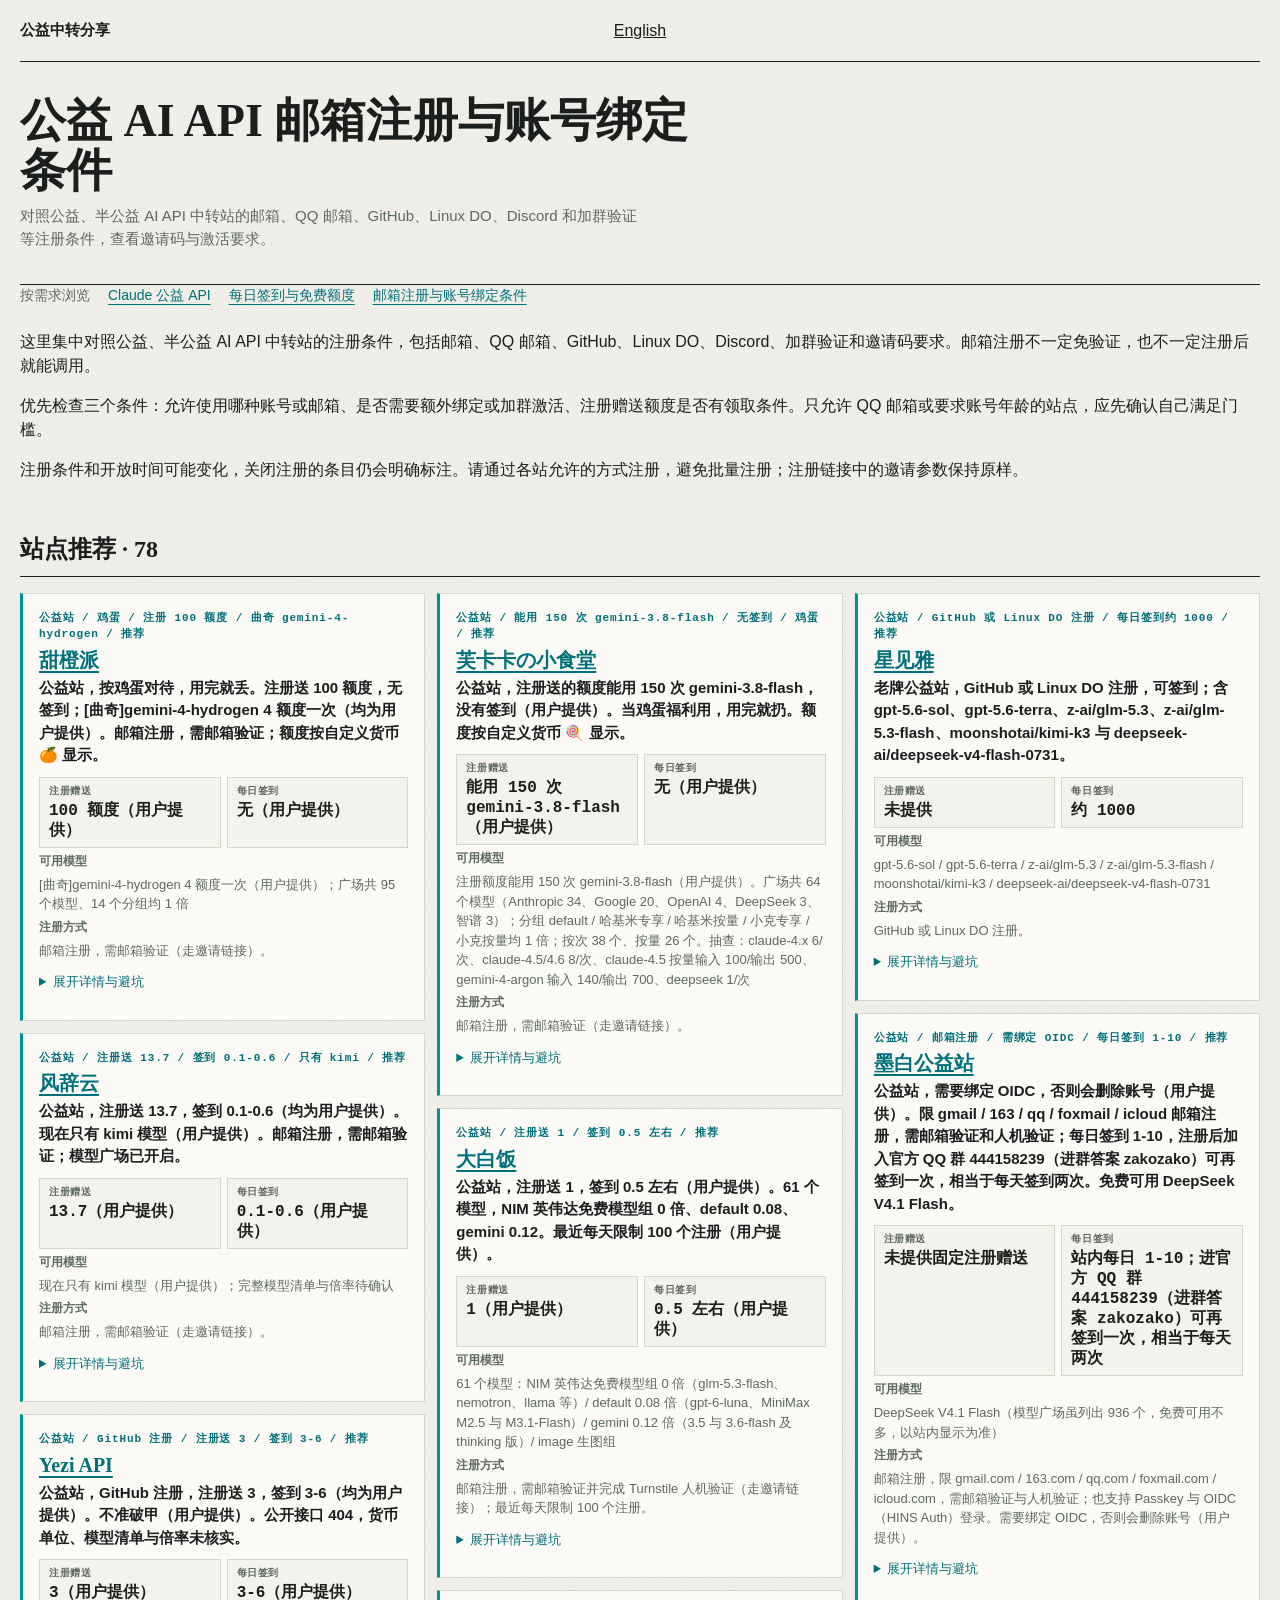
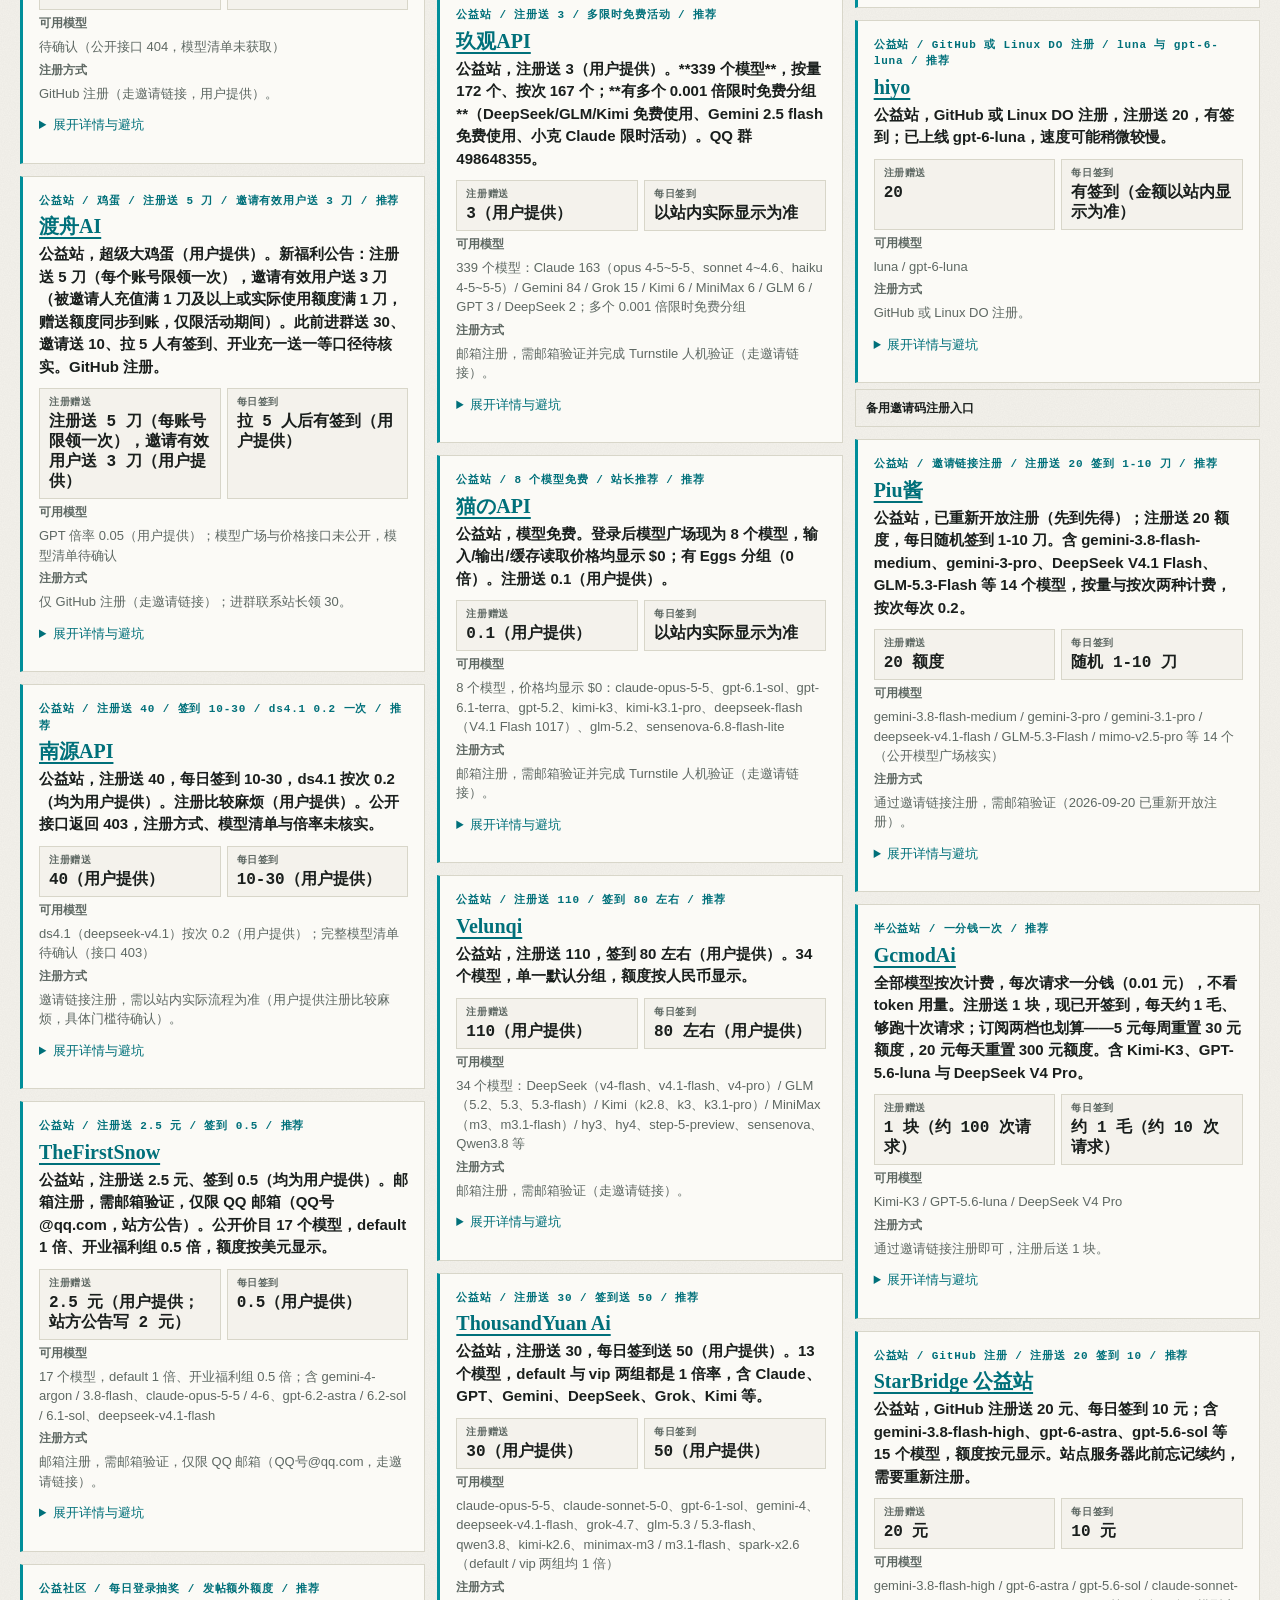
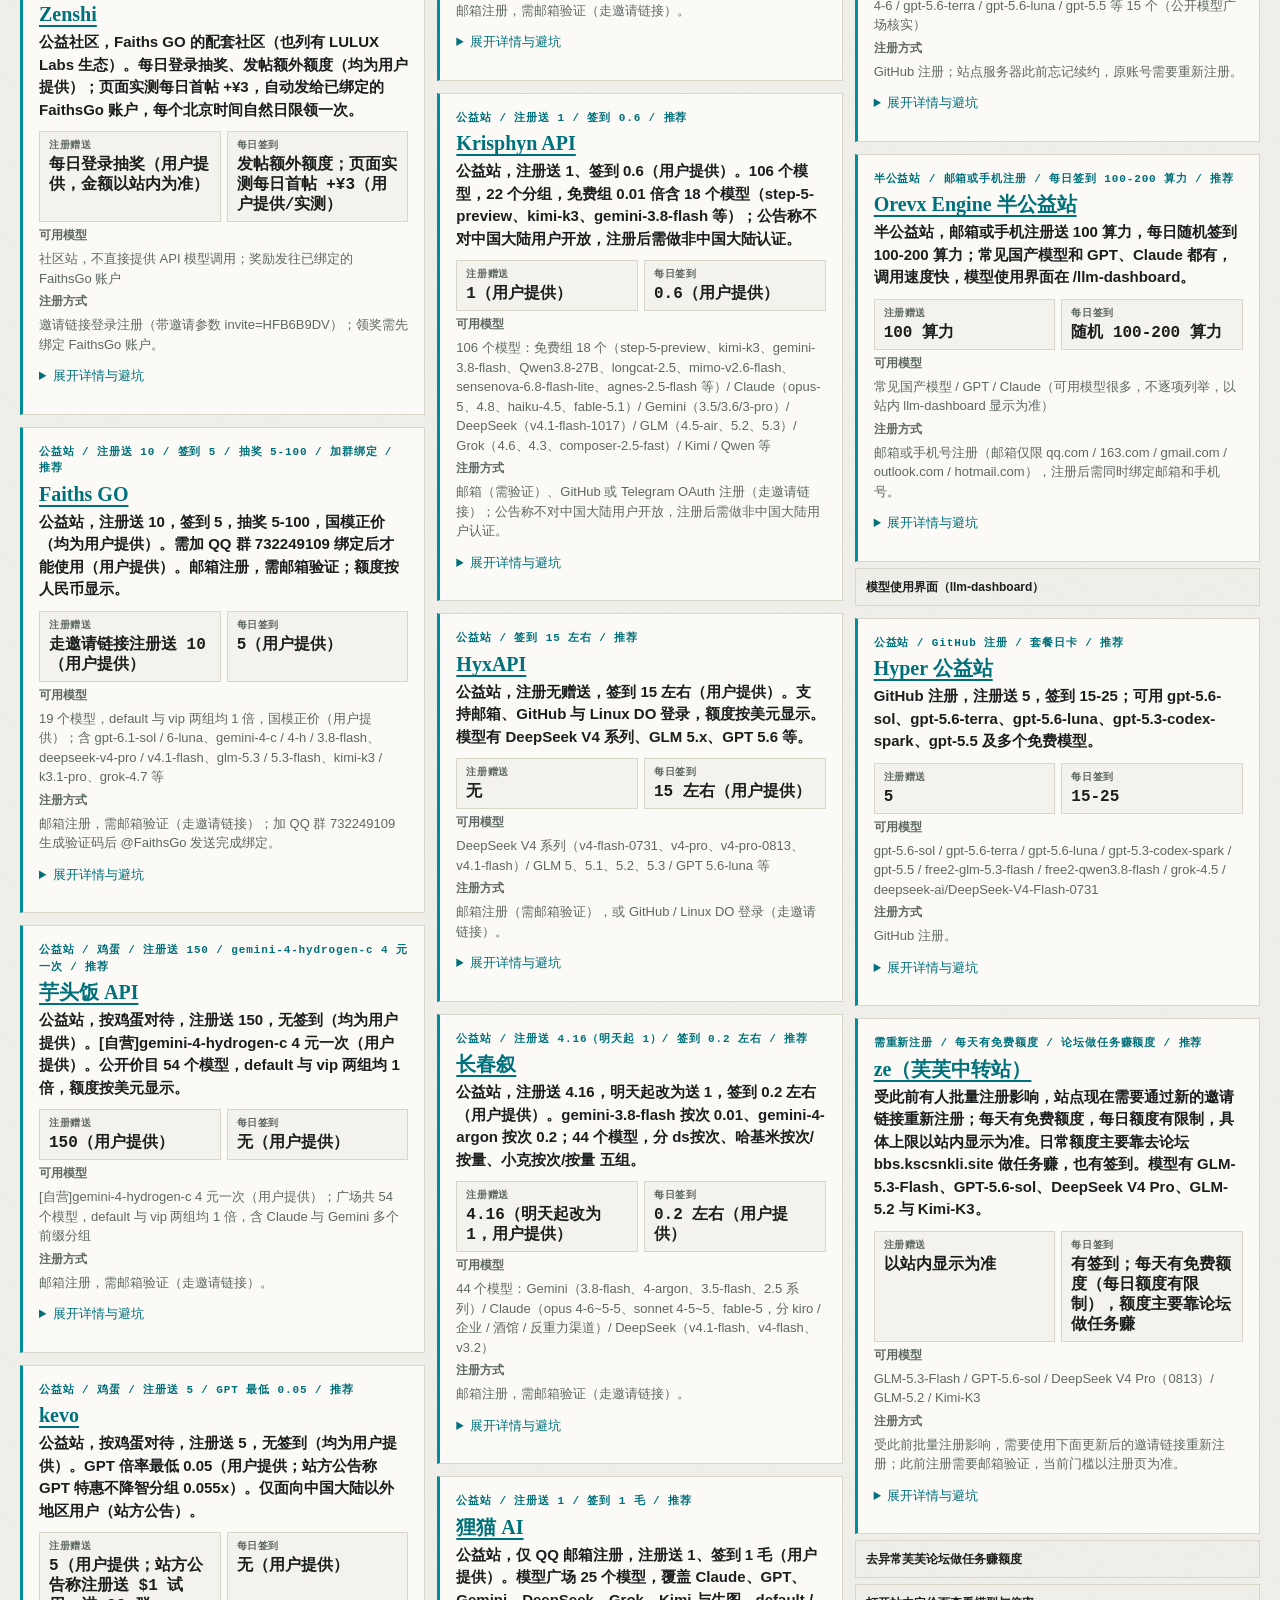
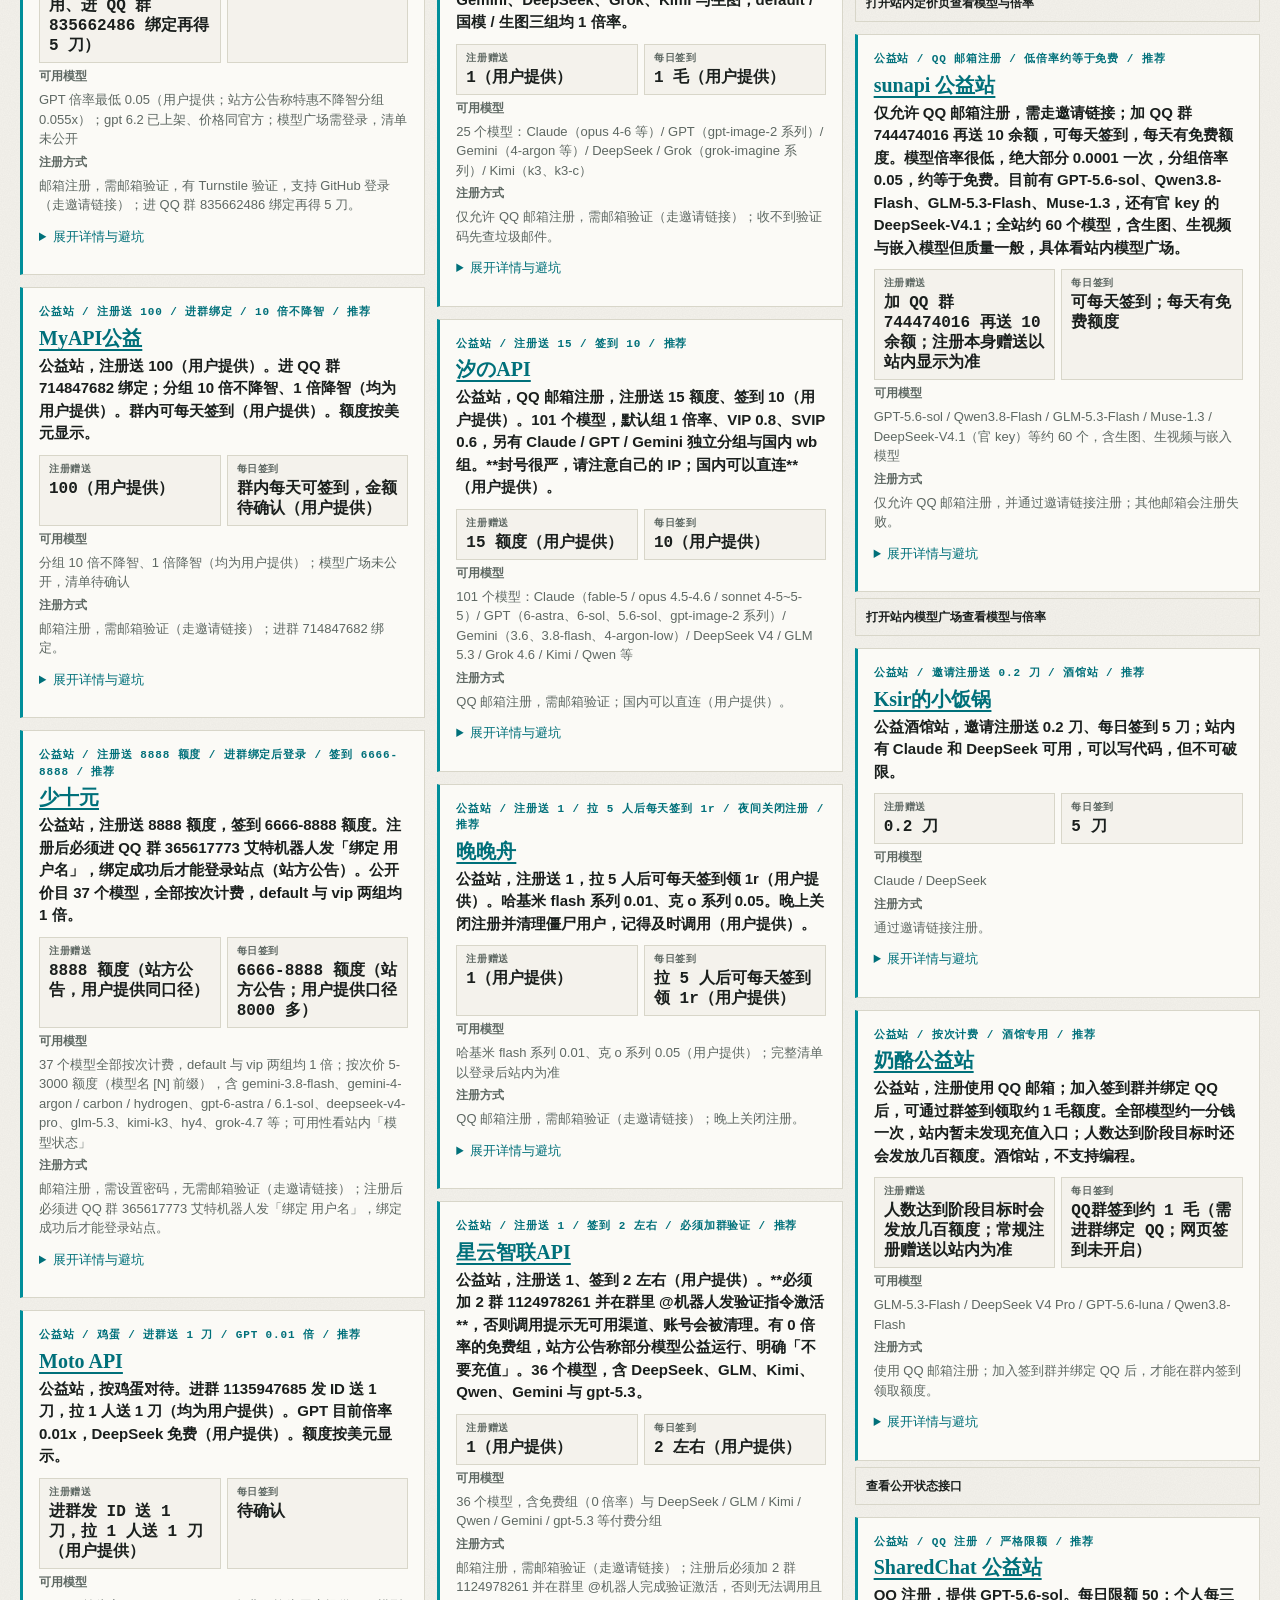
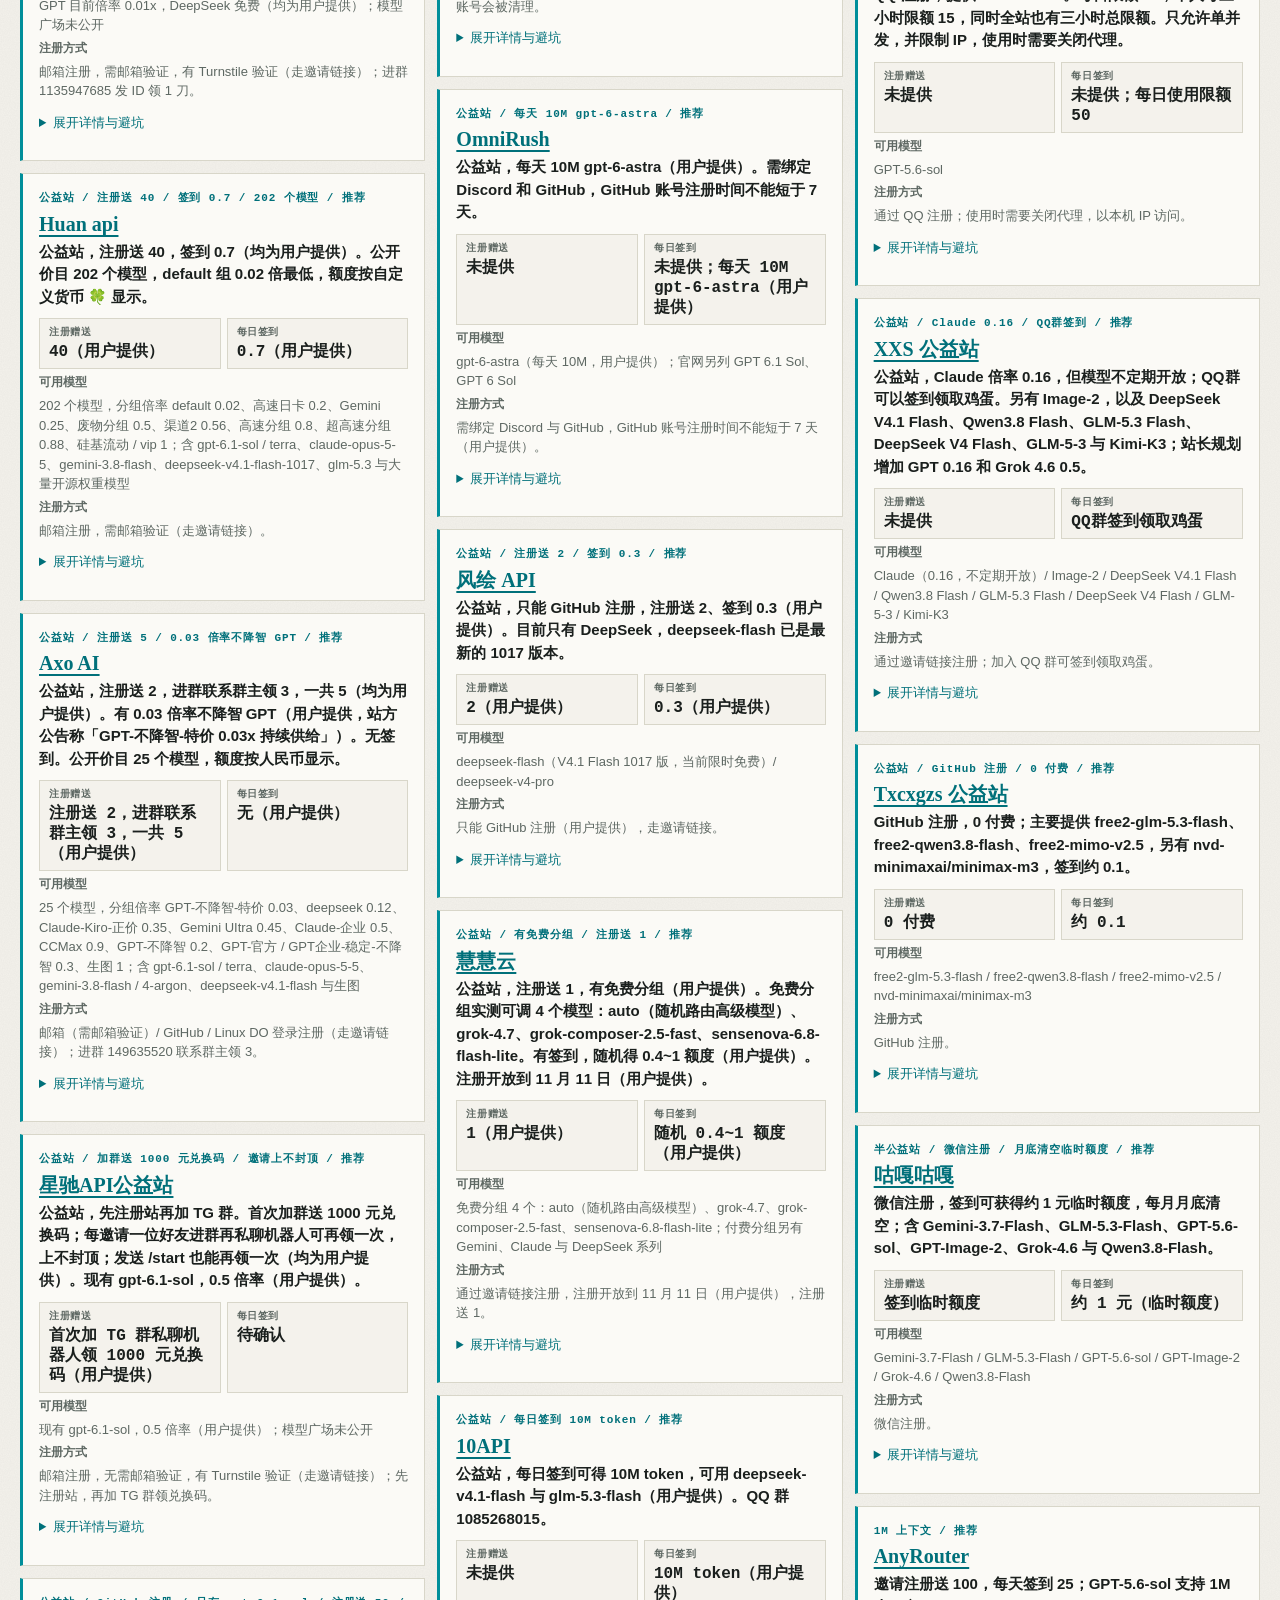
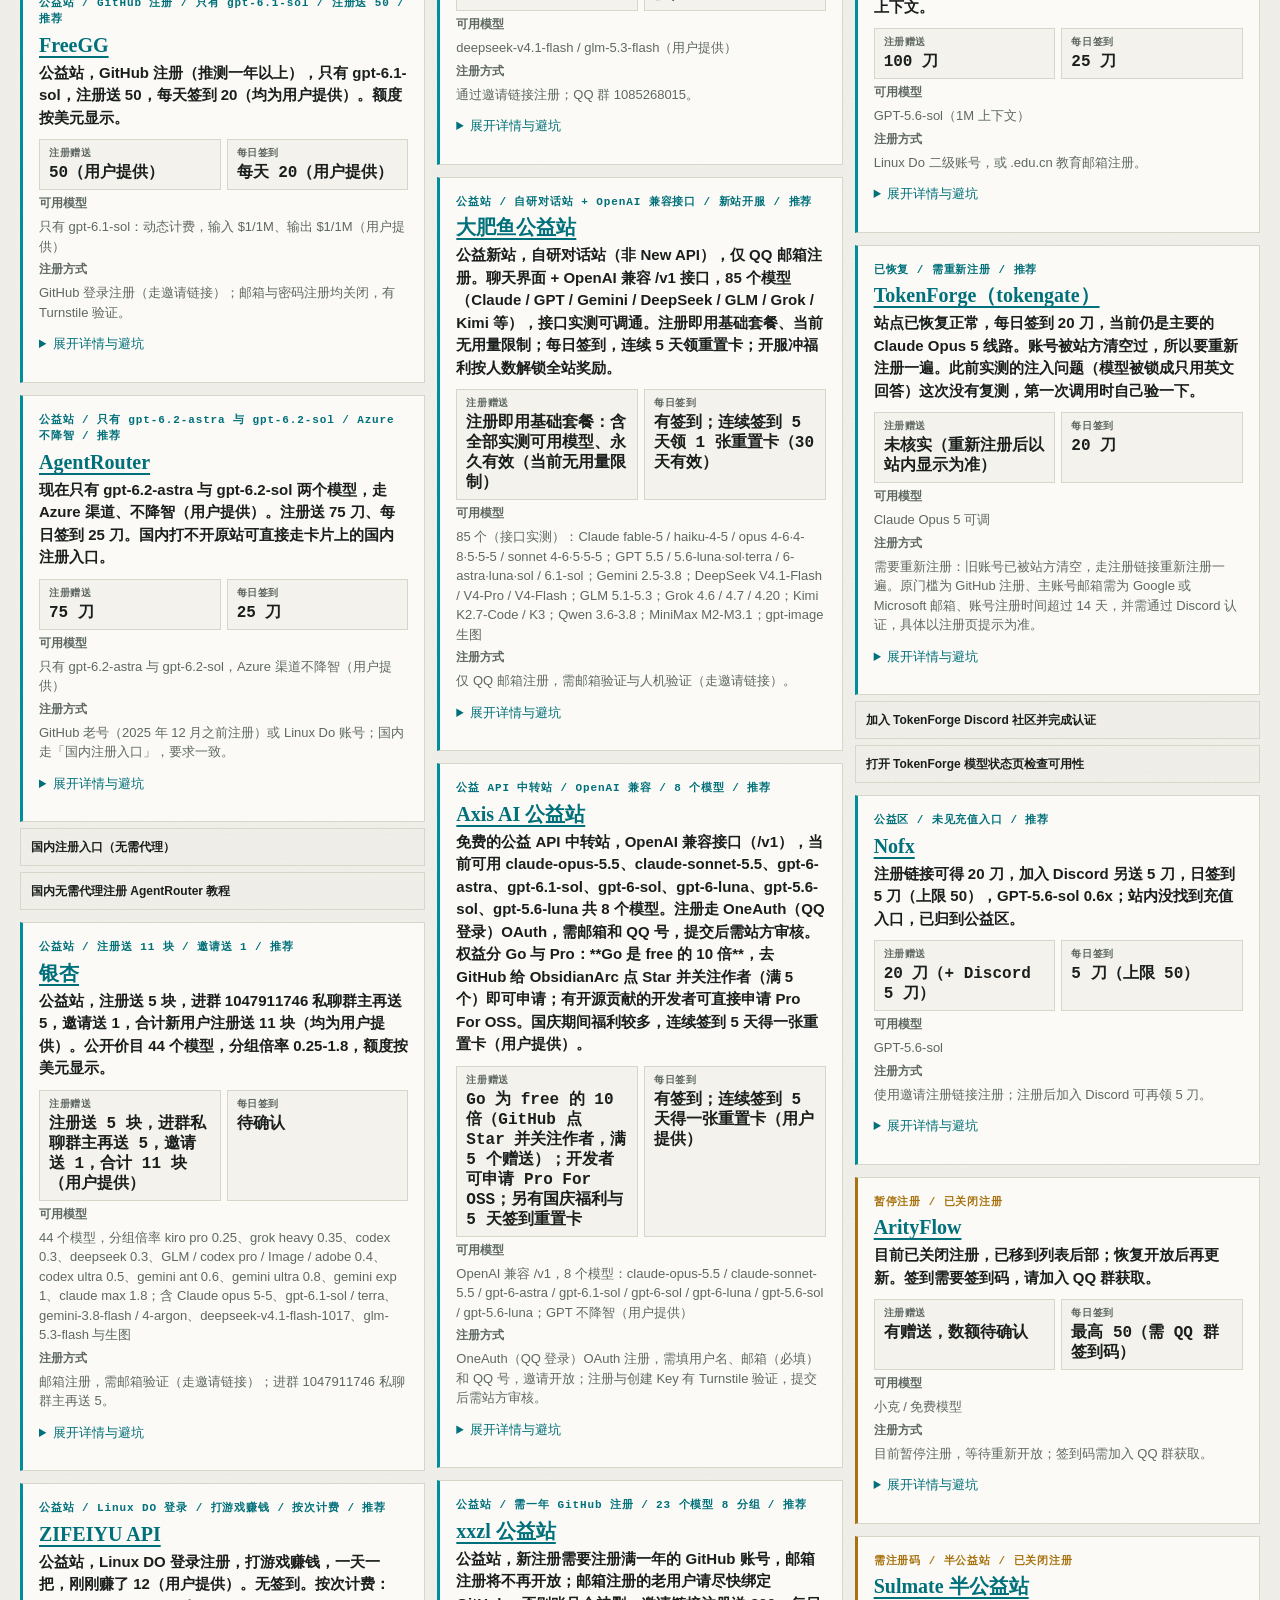
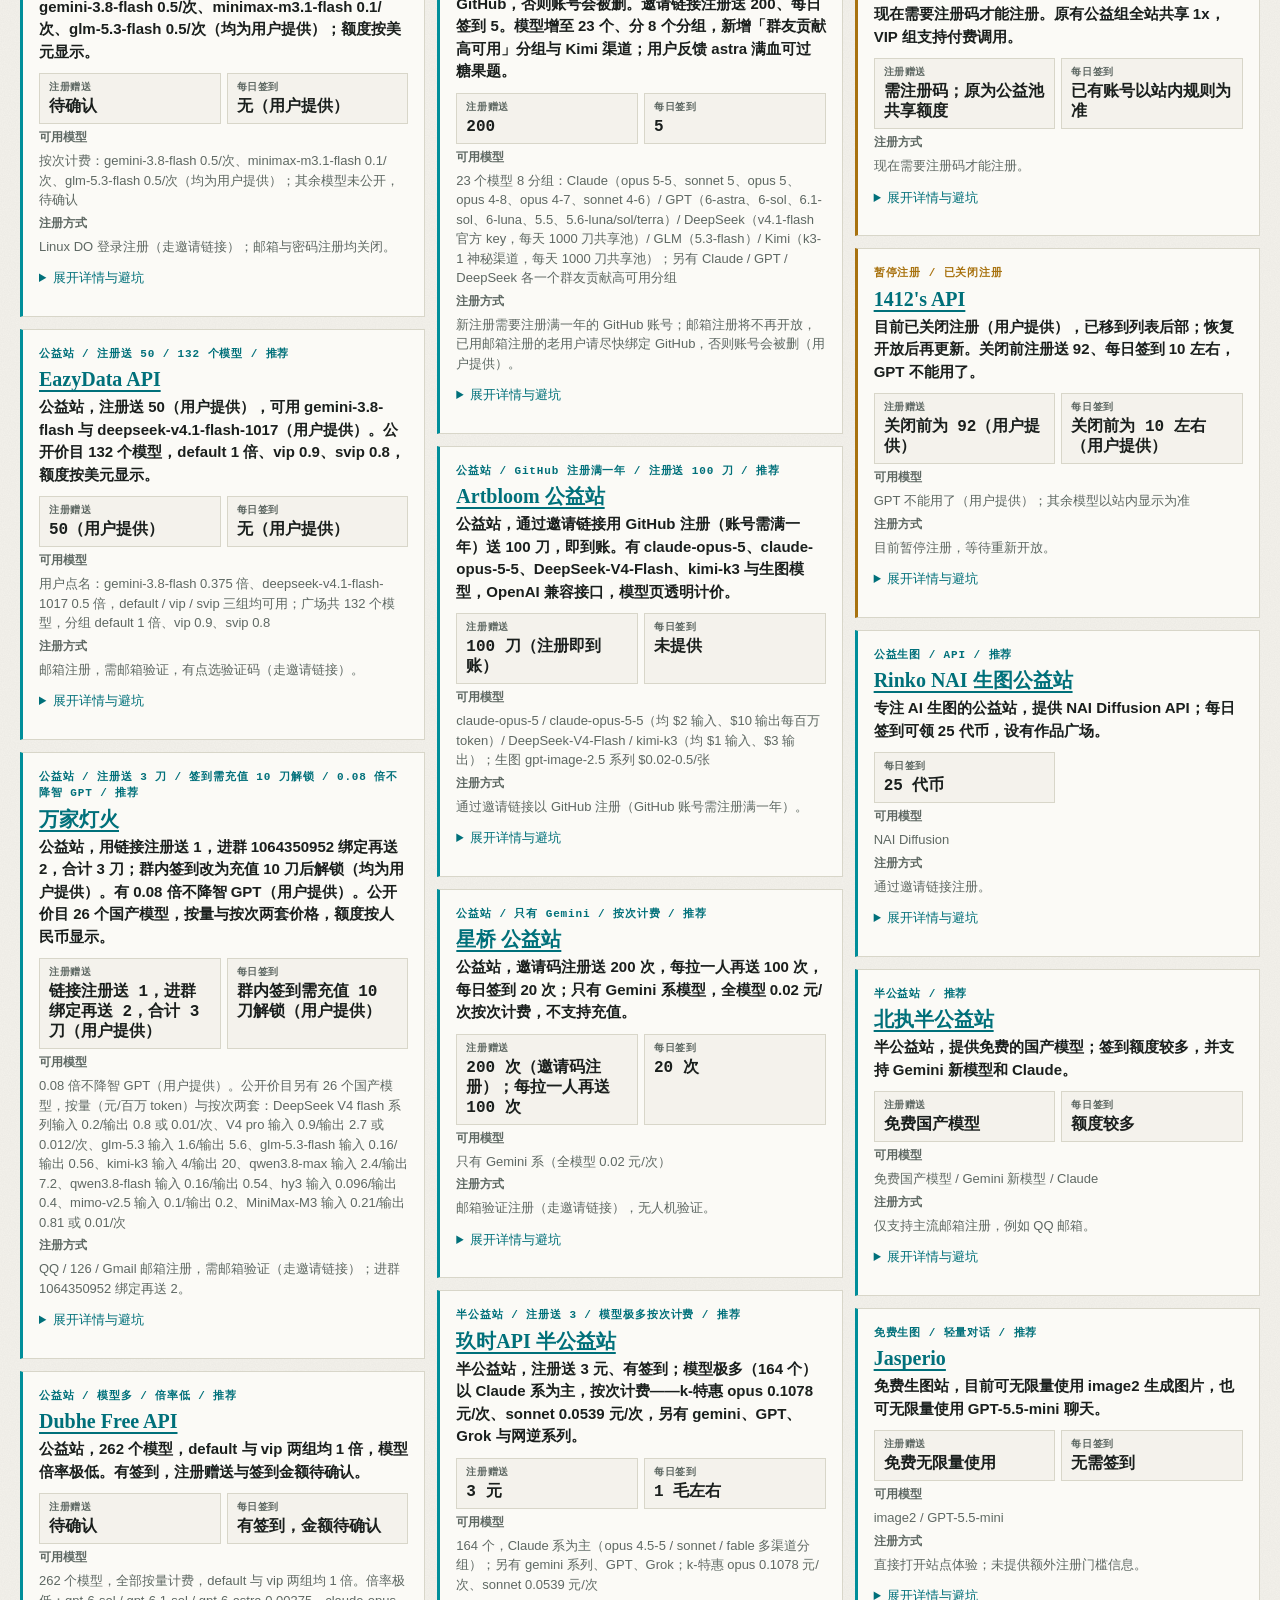
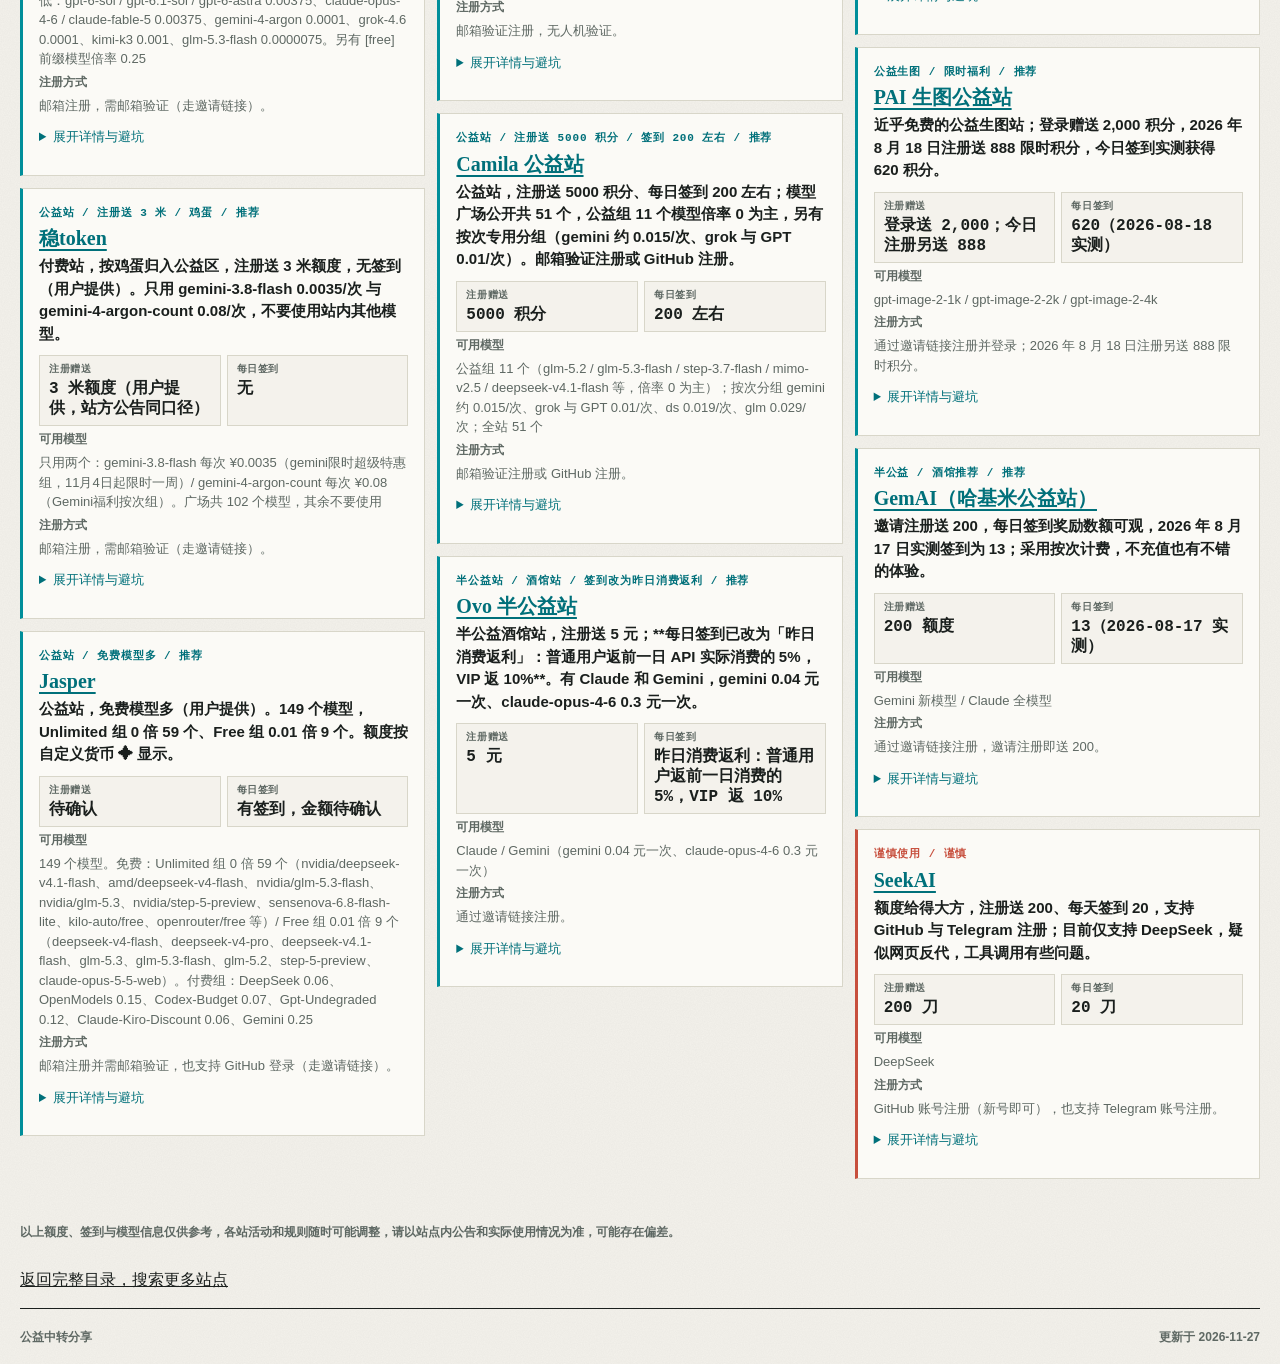
<file: topics/registration/index.html>
<!doctype html>
<html lang="zh-CN">
<head>
  <meta charset="UTF-8"><meta name="viewport" content="width=device-width, initial-scale=1.0">
  <title>公益 AI API 邮箱注册与账号绑定条件｜公益中转分享</title>
  <meta name="description" content="对照公益、半公益 AI API 中转站的邮箱、QQ 邮箱、GitHub、Linux DO、Discord 和加群验证等注册条件，查看邀请码与激活要求。">
  <link rel="canonical" href="https://ytzzjx.github.io/topics/registration/">
  <link rel="alternate" hreflang="zh-Hans" href="https://ytzzjx.github.io/topics/registration/">
  <link rel="alternate" hreflang="en" href="https://ytzzjx.github.io/en/topics/registration/">
  <link rel="alternate" hreflang="x-default" href="https://ytzzjx.github.io/topics/registration/">
  <meta property="og:type" content="website"><meta property="og:url" content="https://ytzzjx.github.io/topics/registration/">
  <meta property="og:title" content="公益 AI API 邮箱注册与账号绑定条件"><meta property="og:description" content="对照公益、半公益 AI API 中转站的邮箱、QQ 邮箱、GitHub、Linux DO、Discord 和加群验证等注册条件，查看邀请码与激活要求。">
  <meta property="og:image" content="https://ytzzjx.github.io/og-cover.png">
  <link rel="icon" href="/favicon.svg" type="image/svg+xml"><link rel="stylesheet" href="/styles.css?v=f522ac4e">
  <script type="application/ld+json" id="structured-data">{"@context":"https://schema.org","@type":"ItemList","name":"公益 AI API 邮箱注册与账号绑定条件","description":"对照公益、半公益 AI API 中转站的邮箱、QQ 邮箱、GitHub、Linux DO、Discord 和加群验证等注册条件，查看邀请码与激活要求。","url":"https://ytzzjx.github.io/topics/registration/","inLanguage":"zh-CN","numberOfItems":78,"itemListElement":[{"@type":"ListItem","position":1,"name":"甜橙派","description":"公益站，按鸡蛋对待，用完就丢。注册送 100 额度，无签到；[曲奇]gemini-4-hydrogen 4 额度一次（均为用户提供）。邮箱注册，需邮箱验证；额度按自定义货币 🍊 显示。","url":"https://i.orangepie.org/sign-up?aff=dHKQ"},{"@type":"ListItem","position":2,"name":"风辞云","description":"公益站，注册送 13.7，签到 0.1-0.6（均为用户提供）。现在只有 kimi 模型（用户提供）。邮箱注册，需邮箱验证；模型广场已开启。","url":"https://ezch.xydaim.cn/register?aff=2C2NQZ3PEQ7F"},{"@type":"ListItem","position":3,"name":"Yezi API","description":"公益站，GitHub 注册，注册送 3，签到 3-6（均为用户提供）。不准破甲（用户提供）。公开接口 404，货币单位、模型清单与倍率未核实。","url":"https://ai.yezi.help:2053/register?lottery_invite=b298cb1d22459ccfb2bbaddd218cb115f32605e9592f5b5275c5fa50f7da1207"},{"@type":"ListItem","position":4,"name":"渡舟AI","description":"公益站，超级大鸡蛋（用户提供）。新福利公告：注册送 5 刀（每个账号限领一次），邀请有效用户送 3 刀（被邀请人充值满 1 刀及以上或实际使用额度满 1 刀，赠送额度同步到账，仅限活动期间）。此前进群送 30、邀请送 10、拉 5 人有签到、开业充一送一等口径待核实。GitHub 注册。","url":"https://duzhouai.ccwu.cc/register?aff=UXDLBD783ZYB"},{"@type":"ListItem","position":5,"name":"南源API","description":"公益站，注册送 40，每日签到 10-30，ds4.1 按次 0.2（均为用户提供）。注册比较麻烦（用户提供）。公开接口返回 403，注册方式、模型清单与倍率未核实。","url":"https://api.nanyuanapi.com/sign-up?aff=iAy9"},{"@type":"ListItem","position":6,"name":"TheFirstSnow","description":"公益站，注册送 2.5 元、签到 0.5（均为用户提供）。邮箱注册，需邮箱验证，仅限 QQ 邮箱（QQ号@qq.com，站方公告）。公开价目 17 个模型，default 1 倍、开业福利组 0.5 倍，额度按美元显示。","url":"https://thefirstsnow.top/sign-up?aff=cUwo"},{"@type":"ListItem","position":7,"name":"Zenshi","description":"公益社区，Faiths GO 的配套社区（也列有 LULUX Labs 生态）。每日登录抽奖、发帖额外额度（均为用户提供）；页面实测每日首帖 +¥3，自动发给已绑定的 FaithsGo 账户，每个北京时间自然日限领一次。","url":"https://zenshi.pages.dev/login?invite=HFB6B9DV&next=/forum"},{"@type":"ListItem","position":8,"name":"Faiths GO","description":"公益站，注册送 10，签到 5，抽奖 5-100，国模正价（均为用户提供）。需加 QQ 群 732249109 绑定后才能使用（用户提供）。邮箱注册，需邮箱验证；额度按人民币显示。","url":"https://faithsgo.pages.dev/?ref=LK1e"},{"@type":"ListItem","position":9,"name":"芋头饭 API","description":"公益站，按鸡蛋对待，注册送 150，无签到（均为用户提供）。[自营]gemini-4-hydrogen-c 4 元一次（用户提供）。公开价目 54 个模型，default 与 vip 两组均 1 倍，额度按美元显示。","url":"https://api.yutou.fun/sign-up?aff=Bzvp"},{"@type":"ListItem","position":10,"name":"kevo","description":"公益站，按鸡蛋对待，注册送 5，无签到（均为用户提供）。GPT 倍率最低 0.05（用户提供；站方公告称 GPT 特惠不降智分组 0.055x）。仅面向中国大陆以外地区用户（站方公告）。","url":"https://ai.xiaowumin.top/sign-up?aff=bWUy"},{"@type":"ListItem","position":11,"name":"MyAPI公益","description":"公益站，注册送 100（用户提供）。进 QQ 群 714847682 绑定；分组 10 倍不降智、1 倍降智（均为用户提供）。群内可每天签到（用户提供）。额度按美元显示。","url":"http://free.myaiapi.site:8080/register?aff=KNKXN62DPJ98"},{"@type":"ListItem","position":12,"name":"少十元","description":"公益站，注册送 8888 额度，签到 6666-8888 额度。注册后必须进 QQ 群 365617773 艾特机器人发「绑定 用户名」，绑定成功后才能登录站点（站方公告）。公开价目 37 个模型，全部按次计费，default 与 vip 两组均 1 倍。","url":"https://shaoshiyuan.xyz/sign-up?aff=asgD"},{"@type":"ListItem","position":13,"name":"Moto API","description":"公益站，按鸡蛋对待。进群 1135947685 发 ID 送 1 刀，拉 1 人送 1 刀（均为用户提供）。GPT 目前倍率 0.01x，DeepSeek 免费（用户提供）。额度按美元显示。","url":"https://motoapi.com/sign-up?aff=JHXX"},{"@type":"ListItem","position":14,"name":"Huan api","description":"公益站，注册送 40，签到 0.7（均为用户提供）。公开价目 202 个模型，default 组 0.02 倍最低，额度按自定义货币 🍀 显示。","url":"https://api.novalyte.cn/sign-up?aff=aLgj"},{"@type":"ListItem","position":15,"name":"Axo AI","description":"公益站，注册送 2，进群联系群主领 3，一共 5（均为用户提供）。有 0.03 倍率不降智 GPT（用户提供，站方公告称「GPT-不降智-特价 0.03x 持续供给」）。无签到。公开价目 25 个模型，额度按人民币显示。","url":"https://axoai.cc/sign-up?aff=QDqX"},{"@type":"ListItem","position":16,"name":"星驰API公益站","description":"公益站，先注册站再加 TG 群。首次加群送 1000 元兑换码；每邀请一位好友进群再私聊机器人可再领一次，上不封顶；发送 /start 也能再领一次（均为用户提供）。现有 gpt-6.1-sol，0.5 倍率（用户提供）。","url":"https://xingchiapi.com/register?aff=6F9G3HF4B8W6"},{"@type":"ListItem","position":17,"name":"FreeGG","description":"公益站，GitHub 注册（推测一年以上），只有 gpt-6.1-sol，注册送 50，每天签到 20（均为用户提供）。额度按美元显示。","url":"https://freegg.app/sign-up?aff=Ynwv"},{"@type":"ListItem","position":18,"name":"AgentRouter","description":"现在只有 gpt-6.2-astra 与 gpt-6.2-sol 两个模型，走 Azure 渠道、不降智（用户提供）。注册送 75 刀、每日签到 25 刀。国内打不开原站可直接走卡片上的国内注册入口。","url":"https://agentrouter.org/register?aff=i3Xz"},{"@type":"ListItem","position":19,"name":"银杏","description":"公益站，注册送 5 块，进群 1047911746 私聊群主再送 5，邀请送 1，合计新用户注册送 11 块（均为用户提供）。公开价目 44 个模型，分组倍率 0.25-1.8，额度按美元显示。","url":"https://open.taikoapi.com/sign-up?aff=3dBN"},{"@type":"ListItem","position":20,"name":"ZIFEIYU API","description":"公益站，Linux DO 登录注册，打游戏赚钱，一天一把，刚刚赚了 12（用户提供）。无签到。按次计费：gemini-3.8-flash 0.5/次、minimax-m3.1-flash 0.1/次、glm-5.3-flash 0.5/次（均为用户提供）；额度按美元显示。","url":"https://ai.112102.xyz/sign-up?aff=94cf"},{"@type":"ListItem","position":21,"name":"EazyData API","description":"公益站，注册送 50（用户提供），可用 gemini-3.8-flash 与 deepseek-v4.1-flash-1017（用户提供）。公开价目 132 个模型，default 1 倍、vip 0.9、svip 0.8，额度按美元显示。","url":"https://eazydata.org/sign-up?aff=goIo"},{"@type":"ListItem","position":22,"name":"万家灯火","description":"公益站，用链接注册送 1，进群 1064350952 绑定再送 2，合计 3 刀；群内签到改为充值 10 刀后解锁（均为用户提供）。有 0.08 倍不降智 GPT（用户提供）。公开价目 26 个国产模型，按量与按次两套价格，额度按人民币显示。","url":"https://wjapi.vip/register?aff=ZJFB7ZVSEMYJ"},{"@type":"ListItem","position":23,"name":"Dubhe Free API","description":"公益站，262 个模型，default 与 vip 两组均 1 倍，模型倍率极低。有签到，注册赠送与签到金额待确认。","url":"https://ai.skill.wales/sign-up?aff=jqc8"},{"@type":"ListItem","position":24,"name":"稳token","description":"付费站，按鸡蛋归入公益区，注册送 3 米额度，无签到（用户提供）。只用 gemini-3.8-flash 0.0035/次 与 gemini-4-argon-count 0.08/次，不要使用站内其他模型。","url":"https://api.wentoken.si/sign-up?aff=HMTK"},{"@type":"ListItem","position":25,"name":"Jasper","description":"公益站，免费模型多（用户提供）。149 个模型，Unlimited 组 0 倍 59 个、Free 组 0.01 倍 9 个。额度按自定义货币 ✦ 显示。","url":"https://api.yjs.im/sign-up?aff=5uGC"},{"@type":"ListItem","position":26,"name":"芙卡卡の小食堂","description":"公益站，注册送的额度能用 150 次 gemini-3.8-flash，没有签到（用户提供）。当鸡蛋福利用，用完就扔。额度按自定义货币 🍭 显示。","url":"https://api.fuka.win/sign-up?aff=Erxa"},{"@type":"ListItem","position":27,"name":"大白饭","description":"公益站，注册送 1，签到 0.5 左右（用户提供）。61 个模型，NIM 英伟达免费模型组 0 倍、default 0.08、gemini 0.12。最近每天限制 100 个注册（用户提供）。","url":"https://newapi.hkkkj.qzz.io/sign-up?aff=SrUj"},{"@type":"ListItem","position":28,"name":"玖观API","description":"公益站，注册送 3（用户提供）。**339 个模型**，按量 172 个、按次 167 个；**有多个 0.001 倍限时免费分组**（DeepSeek/GLM/Kimi 免费使用、Gemini 2.5 flash 免费使用、小克 Claude 限时活动）。QQ 群 498648355。","url":"https://jiuguan.cloud/sign-up?aff=PvxS"},{"@type":"ListItem","position":29,"name":"猫のAPI","description":"公益站，模型免费。登录后模型广场现为 8 个模型，输入/输出/缓存读取价格均显示 $0；有 Eggs 分组（0 倍）。注册送 0.1（用户提供）。","url":"https://www.catpawrouter.com/sign-up?aff=YugA"},{"@type":"ListItem","position":30,"name":"Velunqi","description":"公益站，注册送 110，签到 80 左右（用户提供）。34 个模型，单一默认分组，额度按人民币显示。","url":"https://velunqi.asia/sign-up?aff=EHhE"},{"@type":"ListItem","position":31,"name":"ThousandYuan Ai","description":"公益站，注册送 30，每日签到送 50（用户提供）。13 个模型，default 与 vip 两组都是 1 倍率，含 Claude、GPT、Gemini、DeepSeek、Grok、Kimi 等。","url":"https://api.thousandyuan.dpdns.org/sign-up?aff=vDuG"},{"@type":"ListItem","position":32,"name":"Krisphyn API","description":"公益站，注册送 1、签到 0.6（用户提供）。106 个模型，22 个分组，免费组 0.01 倍含 18 个模型（step-5-preview、kimi-k3、gemini-3.8-flash 等）；公告称不对中国大陆用户开放，注册后需做非中国大陆认证。","url":"https://api.krisphyn.cc/sign-up?aff=RHNm"},{"@type":"ListItem","position":33,"name":"HyxAPI","description":"公益站，注册无赠送，签到 15 左右（用户提供）。支持邮箱、GitHub 与 Linux DO 登录，额度按美元显示。模型有 DeepSeek V4 系列、GLM 5.x、GPT 5.6 等。","url":"https://hyxware.com/auth?mode=register&aff=iSln"},{"@type":"ListItem","position":34,"name":"长春叙","description":"公益站，注册送 4.16，明天起改为送 1，签到 0.2 左右（用户提供）。gemini-3.8-flash 按次 0.01、gemini-4-argon 按次 0.2；44 个模型，分 ds按次、哈基米按次/按量、小克按次/按量 五组。","url":"https://changchunxu.xyz/sign-up?aff=YRjX"},{"@type":"ListItem","position":35,"name":"狸猫 AI","description":"公益站，仅 QQ 邮箱注册，注册送 1、签到 1 毛（用户提供）。模型广场 25 个模型，覆盖 Claude、GPT、Gemini、DeepSeek、Grok、Kimi 与生图，default / 国模 / 生图三组均 1 倍率。","url":"https://limao-api.com/sign-up?aff=QKlJ"},{"@type":"ListItem","position":36,"name":"汐のAPI","description":"公益站，QQ 邮箱注册，注册送 15 额度、签到 10（用户提供）。101 个模型，默认组 1 倍率、VIP 0.8、SVIP 0.6，另有 Claude / GPT / Gemini 独立分组与国内 wb 组。**封号很严，请注意自己的 IP；国内可以直连**（用户提供）。","url":"https://api.203236.xyz/sign-up"},{"@type":"ListItem","position":37,"name":"晚晚舟","description":"公益站，注册送 1，拉 5 人后可每天签到领 1r（用户提供）。哈基米 flash 系列 0.01、克 o 系列 0.05。晚上关闭注册并清理僵尸用户，记得及时调用（用户提供）。","url":"https://wanwanzhou.top/register?aff=E44252EBQGS2"},{"@type":"ListItem","position":38,"name":"星云智联API","description":"公益站，注册送 1、签到 2 左右（用户提供）。**必须加 2 群 1124978261 并在群里 @机器人发验证指令激活**，否则调用提示无可用渠道、账号会被清理。有 0 倍率的免费组，站方公告称部分模型公益运行、明确「不要充值」。36 个模型，含 DeepSeek、GLM、Kimi、Qwen、Gemini 与 gpt-5.3。","url":"https://api.xincloud.top/sign-up?aff=YOv3"},{"@type":"ListItem","position":39,"name":"OmniRush","description":"公益站，每天 10M gpt-6-astra（用户提供）。需绑定 Discord 和 GitHub，GitHub 账号注册时间不能短于 7 天。","url":"https://omnirush.ai/console?ref=SUS3JHD9"},{"@type":"ListItem","position":40,"name":"风绘 API","description":"公益站，只能 GitHub 注册，注册送 2、签到 0.3（用户提供）。目前只有 DeepSeek，deepseek-flash 已是最新的 1017 版本。","url":"https://api.huidev.com/sign-up?aff=SPqL"},{"@type":"ListItem","position":41,"name":"慧慧云","description":"公益站，注册送 1，有免费分组（用户提供）。免费分组实测可调 4 个模型：auto（随机路由高级模型）、grok-4.7、grok-composer-2.5-fast、sensenova-6.8-flash-lite。有签到，随机得 0.4~1 额度（用户提供）。注册开放到 11 月 11 日（用户提供）。","url":"https://api.huihuiyun.top/register?aff=AHAL3TAU466P"},{"@type":"ListItem","position":42,"name":"10API","description":"公益站，每日签到可得 10M token，可用 deepseek-v4.1-flash 与 glm-5.3-flash（用户提供）。QQ 群 1085268015。","url":"https://nextapi.store/login?inv=INVY5KXY1ZN"},{"@type":"ListItem","position":43,"name":"大肥鱼公益站","description":"公益新站，自研对话站（非 New API），仅 QQ 邮箱注册。聊天界面 + OpenAI 兼容 /v1 接口，85 个模型（Claude / GPT / Gemini / DeepSeek / GLM / Grok / Kimi 等），接口实测可调通。注册即用基础套餐、当前无用量限制；每日签到，连续 5 天领重置卡；开服冲福利按人数解锁全站奖励。","url":"https://arc.103-121-95-72.sslip.io/register?invite=XXPSNBJP"},{"@type":"ListItem","position":44,"name":"Axis AI 公益站","description":"免费的公益 API 中转站，OpenAI 兼容接口（/v1），当前可用 claude-opus-5.5、claude-sonnet-5.5、gpt-6-astra、gpt-6.1-sol、gpt-6-sol、gpt-6-luna、gpt-5.6-sol、gpt-5.6-luna 共 8 个模型。注册走 OneAuth（QQ 登录）OAuth，需邮箱和 QQ 号，提交后需站方审核。权益分 Go 与 Pro：**Go 是 free 的 10 倍**，去 GitHub 给 ObsidianArc 点 Star 并关注作者（满 5 个）即可申请；有开源贡献的开发者可直接申请 Pro For OSS。国庆期间福利较多，连续签到 5 天得一张重置卡（用户提供）。","url":"https://ai.onyxaxis.org/register?invite=AMMRWZ5P"},{"@type":"ListItem","position":45,"name":"xxzl 公益站","description":"公益站，新注册需要注册满一年的 GitHub 账号，邮箱注册将不再开放；邮箱注册的老用户请尽快绑定 GitHub，否则账号会被删。邀请链接注册送 200、每日签到 5。模型增至 23 个、分 8 个分组，新增「群友贡献高可用」分组与 Kimi 渠道；用户反馈 astra 满血可过糖果题。","url":"https://ai.1tim.com/sign-up?aff=TyKU"},{"@type":"ListItem","position":46,"name":"Artbloom 公益站","description":"公益站，通过邀请链接用 GitHub 注册（账号需满一年）送 100 刀，即到账。有 claude-opus-5、claude-opus-5-5、DeepSeek-V4-Flash、kimi-k3 与生图模型，OpenAI 兼容接口，模型页透明计价。","url":"https://api.artbloom.tech/signup?ref=564I5GN2SY"},{"@type":"ListItem","position":47,"name":"星桥 公益站","description":"公益站，邀请码注册送 200 次，每拉一人再送 100 次，每日签到 20 次；只有 Gemini 系模型，全模型 0.02 元/次按次计费，不支持充值。","url":"https://xingqiao.chat/sign-up?aff=11NC"},{"@type":"ListItem","position":48,"name":"玖时API 半公益站","description":"半公益站，注册送 3 元、有签到；模型极多（164 个）以 Claude 系为主，按次计费——k-特惠 opus 0.1078 元/次、sonnet 0.0539 元/次，另有 gemini、GPT、Grok 与网逆系列。","url":"https://api.jiushi.xin/register?aff=KQiA"},{"@type":"ListItem","position":49,"name":"Camila 公益站","description":"公益站，注册送 5000 积分、每日签到 200 左右；模型广场公开共 51 个，公益组 11 个模型倍率 0 为主，另有按次专用分组（gemini 约 0.015/次、grok 与 GPT 0.01/次）。邮箱验证注册或 GitHub 注册。","url":"https://free.camila.qzz.io/sign-up?aff=qF18"},{"@type":"ListItem","position":50,"name":"Ovo 半公益站","description":"半公益酒馆站，注册送 5 元；**每日签到已改为「昨日消费返利」：普通用户返前一日 API 实际消费的 5%，VIP 返 10%**。有 Claude 和 Gemini，gemini 0.04 元一次、claude-opus-4-6 0.3 元一次。","url":"https://ovoapi.cn/sign-up?aff=st79"},{"@type":"ListItem","position":51,"name":"星见雅","description":"老牌公益站，GitHub 或 Linux DO 注册，可签到；含 gpt-5.6-sol、gpt-5.6-terra、z-ai/glm-5.3、z-ai/glm-5.3-flash、moonshotai/kimi-k3 与 deepseek-ai/deepseek-v4-flash-0731。","url":"https://new.xinjianya.top/register?aff=NTKW"},{"@type":"ListItem","position":52,"name":"墨白公益站","description":"公益站，需要绑定 OIDC，否则会删除账号（用户提供）。限 gmail / 163 / qq / foxmail / icloud 邮箱注册，需邮箱验证和人机验证；每日签到 1-10，注册后加入官方 QQ 群 444158239（进群答案 zakozako）可再签到一次，相当于每天签到两次。免费可用 DeepSeek V4.1 Flash。","url":"https://new.ai.hinswu.top/sign-up?aff=L6as"},{"@type":"ListItem","position":53,"name":"hiyo","description":"公益站，GitHub 或 Linux DO 注册，注册送 20，有签到；已上线 gpt-6-luna，速度可能稍微较慢。","url":"https://free.hiyo.top/register?aff=ASBDCX98PNNG"},{"@type":"ListItem","position":54,"name":"Piu酱","description":"公益站，已重新开放注册（先到先得）；注册送 20 额度，每日随机签到 1-10 刀。含 gemini-3.8-flash-medium、gemini-3-pro、DeepSeek V4.1 Flash、GLM-5.3-Flash 等 14 个模型，按量与按次两种计费，按次每次 0.2。","url":"https://piu.du4s.com/sign-up?aff=SjXZ"},{"@type":"ListItem","position":55,"name":"GcmodAi","description":"全部模型按次计费，每次请求一分钱（0.01 元），不看 token 用量。注册送 1 块，现已开签到，每天约 1 毛、够跑十次请求；订阅两档也划算——5 元每周重置 30 元额度，20 元每天重置 300 元额度。含 Kimi-K3、GPT-5.6-luna 与 DeepSeek V4 Pro。","url":"https://gcmod.bond/register?aff=4wem"},{"@type":"ListItem","position":56,"name":"StarBridge 公益站","description":"公益站，GitHub 注册送 20 元、每日签到 10 元；含 gemini-3.8-flash-high、gpt-6-astra、gpt-5.6-sol 等 15 个模型，额度按元显示。站点服务器此前忘记续约，需要重新注册。","url":"https://api.careke.cn/sign-up?aff=MYwA"},{"@type":"ListItem","position":57,"name":"Orevx Engine 半公益站","description":"半公益站，邮箱或手机注册送 100 算力，每日随机签到 100-200 算力；常见国产模型和 GPT、Claude 都有，调用速度快，模型使用界面在 /llm-dashboard。","url":"https://orevx.ai/login?mode=register&inviteCode=FAGCRGAT"},{"@type":"ListItem","position":58,"name":"Hyper 公益站","description":"GitHub 注册，注册送 5，签到 15-25；可用 gpt-5.6-sol、gpt-5.6-terra、gpt-5.6-luna、gpt-5.3-codex-spark、gpt-5.5 及多个免费模型。","url":"https://ai.hyper.nyc.mn/sign-up?aff=IY2B"},{"@type":"ListItem","position":59,"name":"ze（芙芙中转站）","description":"受此前有人批量注册影响，站点现在需要通过新的邀请链接重新注册；每天有免费额度，每日额度有限制，具体上限以站内显示为准。日常额度主要靠去论坛 bbs.kscsnkli.site 做任务赚，也有签到。模型有 GLM-5.3-Flash、GPT-5.6-sol、DeepSeek V4 Pro、GLM-5.2 与 Kimi-K3。","url":"https://api2.kscsnkli.site/sign-up?aff=IE8H"},{"@type":"ListItem","position":60,"name":"sunapi 公益站","description":"仅允许 QQ 邮箱注册，需走邀请链接；加 QQ 群 744474016 再送 10 余额，可每天签到，每天有免费额度。模型倍率很低，绝大部分 0.0001 一次，分组倍率 0.05，约等于免费。目前有 GPT-5.6-sol、Qwen3.8-Flash、GLM-5.3-Flash、Muse-1.3，还有官 key 的 DeepSeek-V4.1；全站约 60 个模型，含生图、生视频与嵌入模型但质量一般，具体看站内模型广场。","url":"https://sunapi.5201201314.top/sign-up?aff=rF1K"},{"@type":"ListItem","position":61,"name":"Ksir的小饭锅","description":"公益酒馆站，邀请注册送 0.2 刀、每日签到 5 刀；站内有 Claude 和 DeepSeek 可用，可以写代码，但不可破限。","url":"https://api.biliksir.ggff.net/sign-up?aff=q3ep"},{"@type":"ListItem","position":62,"name":"奶酪公益站","description":"公益站，注册使用 QQ 邮箱；加入签到群并绑定 QQ 后，可通过群签到领取约 1 毛额度。全部模型约一分钱一次，站内暂未发现充值入口；人数达到阶段目标时还会发放几百额度。酒馆站，不支持编程。","url":"https://nailao.biz/sign-up?aff=8KMU"},{"@type":"ListItem","position":63,"name":"SharedChat 公益站","description":"QQ 注册，提供 GPT-5.6-sol。每日限额 50；个人每三小时限额 15，同时全站也有三小时总限额。只允许单并发，并限制 IP，使用时需要关闭代理。","url":"https://new.sharedchat.cc/list/#/register?i=m11Qn"},{"@type":"ListItem","position":64,"name":"XXS 公益站","description":"公益站，Claude 倍率 0.16，但模型不定期开放；QQ群可以签到领取鸡蛋。另有 Image-2，以及 DeepSeek V4.1 Flash、Qwen3.8 Flash、GLM-5.3 Flash、DeepSeek V4 Flash、GLM-5-3 与 Kimi-K3；站长规划增加 GPT 0.16 和 Grok 4.6 0.5。","url":"https://xxs.l.cd/sign-up?aff=q6G2"},{"@type":"ListItem","position":65,"name":"Txcxgzs 公益站","description":"GitHub 注册，0 付费；主要提供 free2-glm-5.3-flash、free2-qwen3.8-flash、free2-mimo-v2.5，另有 nvd-minimaxai/minimax-m3，签到约 0.1。","url":"https://ai.txcxgzs.com/sign-up?aff=VegH"},{"@type":"ListItem","position":66,"name":"咕嘎咕嘎","description":"微信注册，签到可获得约 1 元临时额度，每月月底清空；含 Gemini-3.7-Flash、GLM-5.3-Flash、GPT-5.6-sol、GPT-Image-2、Grok-4.6 与 Qwen3.8-Flash。","url":"https://ai.xmiaom.com/sign-up?aff=04Qy"},{"@type":"ListItem","position":67,"name":"AnyRouter","description":"邀请注册送 100，每天签到 25；GPT-5.6-sol 支持 1M 上下文。","url":"https://anyrouter.top/register?aff=LJPP"},{"@type":"ListItem","position":68,"name":"TokenForge（tokengate）","description":"站点已恢复正常，每日签到 20 刀，当前仍是主要的 Claude Opus 5 线路。账号被站方清空过，所以要重新注册一遍。此前实测的注入问题（模型被锁成只用英文回答）这次没有复测，第一次调用时自己验一下。","url":"https://tokenforge.ai.studio/sign-up?aff=iheu"},{"@type":"ListItem","position":69,"name":"Nofx","description":"注册链接可得 20 刀，加入 Discord 另送 5 刀，日签到 5 刀（上限 50），GPT-5.6-sol 0.6x；站内没找到充值入口，已归到公益区。","url":"https://nofx.one/zh-CN/sign-in?ref=PWF8Z79Q"},{"@type":"ListItem","position":70,"name":"ArityFlow","description":"目前已关闭注册，已移到列表后部；恢复开放后再更新。签到需要签到码，请加入 QQ 群获取。","url":"https://www.arityflow.top/sign-up?aff=PTiI"},{"@type":"ListItem","position":71,"name":"Sulmate 半公益站","description":"现在需要注册码才能注册。原有公益组全站共享 1x，VIP 组支持付费调用。","url":"https://free.sulmate.cn/sign-up?aff=E4io"},{"@type":"ListItem","position":72,"name":"1412's API","description":"目前已关闭注册（用户提供），已移到列表后部；恢复开放后再更新。关闭前注册送 92、每日签到 10 左右，GPT 不能用了。","url":"https://napi.kid1412.qzz.io/sign-up?aff=hHM0"},{"@type":"ListItem","position":73,"name":"Rinko NAI 生图公益站","description":"专注 AI 生图的公益站，提供 NAI Diffusion API；每日签到可领 25 代币，设有作品广场。","url":"https://nai.rinko.ai/sign-up?aff=OQhG"},{"@type":"ListItem","position":74,"name":"北执半公益站","description":"半公益站，提供免费的国产模型；签到额度较多，并支持 Gemini 新模型和 Claude。","url":"https://beizhi.dedyn.io/sign-up?aff=hk5Q"},{"@type":"ListItem","position":75,"name":"Jasperio","description":"免费生图站，目前可无限量使用 image2 生成图片，也可无限量使用 GPT-5.5-mini 聊天。","url":"https://jasperio.xyz:8848/"},{"@type":"ListItem","position":76,"name":"PAI 生图公益站","description":"近乎免费的公益生图站；登录赠送 2,000 积分，2026 年 8 月 18 日注册送 888 限时积分，今日签到实测获得 620 积分。","url":"https://pai.zaiduyu.top/#/auth?ref=EA5364BCCDE4"},{"@type":"ListItem","position":77,"name":"GemAI（哈基米公益站）","description":"邀请注册送 200，每日签到奖励数额可观，2026 年 8 月 17 日实测签到为 13；采用按次计费，不充值也有不错的体验。","url":"https://api.gemai.cc/sign-up?aff=8Ouk3uT6"},{"@type":"ListItem","position":78,"name":"SeekAI","description":"额度给得大方，注册送 200、每天签到 20，支持 GitHub 与 Telegram 注册；目前仅支持 DeepSeek，疑似网页反代，工具调用有些问题。","url":"https://seekai.cc/sign-up?aff=NzMk"}]}</script>
</head>
<body>
  <header class="site-header"><a class="brand" href="/">公益中转分享</a>
    <a href="/en/topics/registration/" lang="en">English</a>
  </header>
  <main>
    <section class="intro-section"><div class="intro-copy"><h1>公益 AI API 邮箱注册与账号绑定条件</h1><p class="intro-text">对照公益、半公益 AI API 中转站的邮箱、QQ 邮箱、GitHub、Linux DO、Discord 和加群验证等注册条件，查看邀请码与激活要求。</p></div></section>
    <nav class="topic-links" aria-label="按需求浏览">
  <span>按需求浏览</span>
  <a href="/topics/claude/">Claude 公益 API</a>
<a href="/topics/daily-checkin/">每日签到与免费额度</a>
<a href="/topics/registration/">邮箱注册与账号绑定条件</a>
</nav>
    <section class="topic-guide" aria-label="使用说明"><p>这里集中对照公益、半公益 AI API 中转站的注册条件，包括邮箱、QQ 邮箱、GitHub、Linux DO、Discord、加群验证和邀请码要求。邮箱注册不一定免验证，也不一定注册后就能调用。</p>
<p>优先检查三个条件：允许使用哪种账号或邮箱、是否需要额外绑定或加群激活、注册赠送额度是否有领取条件。只允许 QQ 邮箱或要求账号年龄的站点，应先确认自己满足门槛。</p>
<p>注册条件和开放时间可能变化，关闭注册的条目仍会明确标注。请通过各站允许的方式注册，避免批量注册；注册链接中的邀请参数保持原样。</p></section>
    <section class="feed-section" aria-labelledby="topic-services"><div class="section-heading"><h2 id="topic-services">站点推荐 · 78</h2></div><div class="feed-list"><article class="feed-item" data-tone="active" data-entry-name="甜橙派">
    <div class="feed-card"><div class="entry-content">
      <p class="entry-kind">公益站 / 鸡蛋 / 注册 100 额度 / 曲奇 gemini-4-hydrogen / 推荐</p>
      <h3><a class="static-entry-link" href="https://i.orangepie.org/sign-up?aff=dHKQ" target="_blank" rel="noreferrer">甜橙派</a></h3>
      <p class="entry-description">公益站，按鸡蛋对待，用完就丢。注册送 100 额度，无签到；[曲奇]gemini-4-hydrogen 4 额度一次（均为用户提供）。邮箱注册，需邮箱验证；额度按自定义货币 🍊 显示。</p>
      <div class="entry-quota"><div class="quota-cell"><span class="quota-label">注册赠送</span><strong class="quota-value">100 额度（用户提供）</strong></div><div class="quota-cell"><span class="quota-label">每日签到</span><strong class="quota-value">无（用户提供）</strong></div></div>
      <div class="entry-info-row"><span class="entry-info-label">可用模型</span><p class="registration-text">[曲奇]gemini-4-hydrogen 4 额度一次（用户提供）；广场共 95 个模型、14 个分组均 1 倍</p></div>
      <div class="entry-info-row"><span class="entry-info-label">注册方式</span><p class="registration-text">邮箱注册，需邮箱验证（走邀请链接）。</p></div>
      <details class="static-entry-details"><summary>展开详情与避坑</summary>
        <p class="entry-details">站内名称 🍊甜橙派🍊（i.orangepie.org），New API 程序，额度按自定义货币 🍊 显示，站方公告充值比例为 1:100 🍊。邮箱注册，需邮箱验证，无 GitHub / Linux DO / Telegram 登录，无 Turnstile 人机验证。注册送 100 额度，无签到，用户点名 [曲奇]gemini-4-hydrogen 4 额度一次（均为用户提供）；当鸡蛋用，用完就丢。模型广场公开 95 个模型、14 个分组（曲奇、松饼、国王饼、树莓费南雪等），分组倍率均为 1 倍，公开价目中 [曲奇]gemini-4-hydrogen 标为按次计费。</p>
        <div class="entry-info-row"><span class="entry-info-label">速度与稳定性</span><p class="registration-text">注册送 100 额度、无签到；[曲奇]gemini-4-hydrogen 4 额度一次（均为用户提供），当鸡蛋用完就丢</p></div><div class="entry-info-row"><span class="entry-info-label">注意</span><p class="registration-text">按鸡蛋对待：只薅注册送的免费额度，用完就丢，付费体验没验证过，充值请谨慎。注册赠送、无签到与模型价格均为用户提供，以站内实际显示为准；公开价目里 [曲奇]gemini-4-hydrogen 标为按次计费，与用户口径 4 额度一次不一致时以站内为准。分组倍率均为 1 倍，可能随时调整。</p></div>
        <ul class="benefit-tags"><li>公益站</li><li>鸡蛋福利</li><li>邮箱注册</li><li>注册送 100 额度</li><li>无签到</li><li>曲奇 gemini-4-hydrogen</li></ul>
      </details>
    </div></div>
  </article>
<article class="feed-item" data-tone="active" data-entry-name="风辞云">
    <div class="feed-card"><div class="entry-content">
      <p class="entry-kind">公益站 / 注册送 13.7 / 签到 0.1-0.6 / 只有 kimi / 推荐</p>
      <h3><a class="static-entry-link" href="https://ezch.xydaim.cn/register?aff=2C2NQZ3PEQ7F" target="_blank" rel="noreferrer">风辞云</a></h3>
      <p class="entry-description">公益站，注册送 13.7，签到 0.1-0.6（均为用户提供）。现在只有 kimi 模型（用户提供）。邮箱注册，需邮箱验证；模型广场已开启。</p>
      <div class="entry-quota"><div class="quota-cell"><span class="quota-label">注册赠送</span><strong class="quota-value">13.7（用户提供）</strong></div><div class="quota-cell"><span class="quota-label">每日签到</span><strong class="quota-value">0.1-0.6（用户提供）</strong></div></div>
      <div class="entry-info-row"><span class="entry-info-label">可用模型</span><p class="registration-text">现在只有 kimi 模型（用户提供）；完整模型清单与倍率待确认</p></div>
      <div class="entry-info-row"><span class="entry-info-label">注册方式</span><p class="registration-text">邮箱注册，需邮箱验证（走邀请链接）。</p></div>
      <details class="static-entry-details"><summary>展开详情与避坑</summary>
        <p class="entry-details">站内名称风辞云（ezch.xydaim.cn），AI API Gateway 中转；首页公开配置显示邮箱注册需验证、无 GitHub / Linux DO / Google 登录、无 Turnstile 验证，模型广场已开启、支付入口开启，邀请返利开启。注册送 13.7，签到 0.1-0.6，现在只有 kimi 模型（均为用户提供）；本站由易辞寻（acf.xydaim.cn）更名并更换域名而来，原域名已停用。完整模型清单与倍率待确认。</p>
        <div class="entry-info-row"><span class="entry-info-label">速度与稳定性</span><p class="registration-text">注册送 13.7、签到 0.1-0.6；目前只有 kimi 模型（均为用户提供）</p></div><div class="entry-info-row"><span class="entry-info-label">注意</span><p class="registration-text">注册赠送、签到金额与模型清单均为用户提供，以站内实际显示为准。目前只有 kimi 模型为当前口径，站方可能随时增加模型。公开价格接口 404，模型广场需登录，倍率与货币单位未核实，待确认。</p></div>
        <ul class="benefit-tags"><li>公益站</li><li>邮箱注册</li><li>注册送 13.7</li><li>签到 0.1-0.6</li><li>只有 kimi 模型</li></ul>
      </details>
    </div></div>
  </article>
<article class="feed-item" data-tone="active" data-entry-name="Yezi API">
    <div class="feed-card"><div class="entry-content">
      <p class="entry-kind">公益站 / GitHub 注册 / 注册送 3 / 签到 3-6 / 推荐</p>
      <h3><a class="static-entry-link" href="https://ai.yezi.help:2053/register?lottery_invite=b298cb1d22459ccfb2bbaddd218cb115f32605e9592f5b5275c5fa50f7da1207" target="_blank" rel="noreferrer">Yezi API</a></h3>
      <p class="entry-description">公益站，GitHub 注册，注册送 3，签到 3-6（均为用户提供）。不准破甲（用户提供）。公开接口 404，货币单位、模型清单与倍率未核实。</p>
      <div class="entry-quota"><div class="quota-cell"><span class="quota-label">注册赠送</span><strong class="quota-value">3（用户提供）</strong></div><div class="quota-cell"><span class="quota-label">每日签到</span><strong class="quota-value">3-6（用户提供）</strong></div></div>
      <div class="entry-info-row"><span class="entry-info-label">可用模型</span><p class="registration-text">待确认（公开接口 404，模型清单未获取）</p></div>
      <div class="entry-info-row"><span class="entry-info-label">注册方式</span><p class="registration-text">GitHub 注册（走邀请链接，用户提供）。</p></div>
      <details class="static-entry-details"><summary>展开详情与避坑</summary>
        <p class="entry-details">站内名称按域名暂记 Yezi API（ai.yezi.help:2053），Sub2API 程序，页面标题为 Sub2API - AI API Gateway。GitHub 注册（用户提供）；注册送 3，签到 3-6（均为用户提供）；不准破甲（用户提供）。首页与 /api/status、/api/pricing、/api/notice 等常见公开接口均返回 404，站内配置、货币单位、模型清单与分组倍率未核实，待确认。</p>
        <div class="entry-info-row"><span class="entry-info-label">速度与稳定性</span><p class="registration-text">注册送 3、签到 3-6；不准破甲（均为用户提供）</p></div><div class="entry-info-row"><span class="entry-info-label">注意</span><p class="registration-text">注册赠送、签到金额与 GitHub 注册均为用户提供，以站内实际显示为准。不准破甲（用户提供）。公开接口 404，货币单位、模型清单与分组倍率未核实，待确认。</p></div>
        <ul class="benefit-tags"><li>公益站</li><li>GitHub 注册</li><li>注册送 3</li><li>签到 3-6</li><li>不准破甲</li></ul>
      </details>
    </div></div>
  </article>
<article class="feed-item" data-tone="active" data-entry-name="渡舟AI">
    <div class="feed-card"><div class="entry-content">
      <p class="entry-kind">公益站 / 鸡蛋 / 注册送 5 刀 / 邀请有效用户送 3 刀 / 推荐</p>
      <h3><a class="static-entry-link" href="https://duzhouai.ccwu.cc/register?aff=UXDLBD783ZYB" target="_blank" rel="noreferrer">渡舟AI</a></h3>
      <p class="entry-description">公益站，超级大鸡蛋（用户提供）。新福利公告：注册送 5 刀（每个账号限领一次），邀请有效用户送 3 刀（被邀请人充值满 1 刀及以上或实际使用额度满 1 刀，赠送额度同步到账，仅限活动期间）。此前进群送 30、邀请送 10、拉 5 人有签到、开业充一送一等口径待核实。GitHub 注册。</p>
      <div class="entry-quota"><div class="quota-cell"><span class="quota-label">注册赠送</span><strong class="quota-value">注册送 5 刀（每账号限领一次），邀请有效用户送 3 刀（用户提供）</strong></div><div class="quota-cell"><span class="quota-label">每日签到</span><strong class="quota-value">拉 5 人后有签到（用户提供）</strong></div></div>
      <div class="entry-info-row"><span class="entry-info-label">可用模型</span><p class="registration-text">GPT 倍率 0.05（用户提供）；模型广场与价格接口未公开，模型清单待确认</p></div>
      <div class="entry-info-row"><span class="entry-info-label">注册方式</span><p class="registration-text">仅 GitHub 注册（走邀请链接）；进群联系站长领 30。</p></div>
      <details class="static-entry-details"><summary>展开详情与避坑</summary>
        <p class="entry-details">站内名称渡舟AI（duzhouai.ccwu.cc），AI API Gateway 中转；首页公开配置显示仅支持 GitHub 注册（github_only_auth_enabled=true），邀请奖励、签到功能、兑换码功能与支付入口均已开启，模型广场未公开。新福利公告（用户提供）：福利一，注册送 5 刀，新用户注册后即可领取，每个账号限领一次；福利二，邀请一个有效用户送 3 刀，有效用户条件为被邀请用户充值满 1 刀及以上或实际使用额度满 1 刀，赠送额度同步到账，仅限活动期间。此前口径为注册送 5、进群送 30（站长说明早起来发）、邀请送 10、GPT 倍率 0.05、拉 5 人有签到、开业充一送一，与新公告不一致的部分待核实。联系 QQ 202227370（站点公开联系方式）。模型广场与价格接口未公开，模型清单待确认。</p>
        <div class="entry-info-row"><span class="entry-info-label">速度与稳定性</span><p class="registration-text">注册送 5 刀、邀请有效用户送 3 刀（用户提供）；GPT 0.05 倍</p></div><div class="entry-info-row"><span class="entry-info-label">注意</span><p class="registration-text">超级大鸡蛋（用户提供）：只薅免费额度，付费体验没验证过，充值请谨慎。新福利公告：注册送 5 刀每账号限领一次，邀请有效用户送 3 刀（被邀请人充值满 1 刀或实际用满 1 刀），赠送额度同步到账、仅限活动期间，以站内实际发放为准。此前进群送 30、邀请送 10、拉 5 人有签到、开业充一送一等口径与新公告不一致，待核实。模型广场与价格接口未公开，GPT 0.05 倍为用户提供，以站内实际显示为准。</p></div>
        <ul class="benefit-tags"><li>公益站</li><li>鸡蛋福利</li><li>注册送 5 刀</li><li>邀请有效用户送 3 刀</li><li>同步到账</li><li>GPT 0.05 倍</li></ul>
      </details>
    </div></div>
  </article>
<article class="feed-item" data-tone="active" data-entry-name="南源API">
    <div class="feed-card"><div class="entry-content">
      <p class="entry-kind">公益站 / 注册送 40 / 签到 10-30 / ds4.1 0.2 一次 / 推荐</p>
      <h3><a class="static-entry-link" href="https://api.nanyuanapi.com/sign-up?aff=iAy9" target="_blank" rel="noreferrer">南源API</a></h3>
      <p class="entry-description">公益站，注册送 40，每日签到 10-30，ds4.1 按次 0.2（均为用户提供）。注册比较麻烦（用户提供）。公开接口返回 403，注册方式、模型清单与倍率未核实。</p>
      <div class="entry-quota"><div class="quota-cell"><span class="quota-label">注册赠送</span><strong class="quota-value">40（用户提供）</strong></div><div class="quota-cell"><span class="quota-label">每日签到</span><strong class="quota-value">10-30（用户提供）</strong></div></div>
      <div class="entry-info-row"><span class="entry-info-label">可用模型</span><p class="registration-text">ds4.1（deepseek-v4.1）按次 0.2（用户提供）；完整模型清单待确认（接口 403）</p></div>
      <div class="entry-info-row"><span class="entry-info-label">注册方式</span><p class="registration-text">邀请链接注册，需以站内实际流程为准（用户提供注册比较麻烦，具体门槛待确认）。</p></div>
      <details class="static-entry-details"><summary>展开详情与避坑</summary>
        <p class="entry-details">站内名称南源API（api.nanyuanapi.com）。注册送 40，每日签到 10-30，ds4.1（deepseek-v4.1）按次 0.2（均为用户提供）；注册比较麻烦（用户提供，具体流程以站内为准）。首页与 /api/status、/api/pricing 直连及走代理均返回 403（nginx Forbidden），未能读取站内名称、注册方式、货币单位、模型清单与分组倍率，相关信息待确认。</p>
        <div class="entry-info-row"><span class="entry-info-label">速度与稳定性</span><p class="registration-text">注册送 40、签到 10-30、ds4.1 0.2/次；注册比较麻烦（均为用户提供）</p></div><div class="entry-info-row"><span class="entry-info-label">注意</span><p class="registration-text">注册赠送、签到金额与 ds4.1 价格均为用户提供，以站内实际显示为准。注册比较麻烦（用户提供），具体流程与门槛待确认。公开接口返回 403，模型清单、分组倍率与货币单位未核实，待确认。</p></div>
        <ul class="benefit-tags"><li>公益站</li><li>注册送 40</li><li>签到 10-30</li><li>ds4.1 0.2/次</li><li>注册较麻烦</li></ul>
      </details>
    </div></div>
  </article>
<article class="feed-item" data-tone="active" data-entry-name="TheFirstSnow">
    <div class="feed-card"><div class="entry-content">
      <p class="entry-kind">公益站 / 注册送 2.5 元 / 签到 0.5 / 推荐</p>
      <h3><a class="static-entry-link" href="https://thefirstsnow.top/sign-up?aff=cUwo" target="_blank" rel="noreferrer">TheFirstSnow</a></h3>
      <p class="entry-description">公益站，注册送 2.5 元、签到 0.5（均为用户提供）。邮箱注册，需邮箱验证，仅限 QQ 邮箱（QQ号@qq.com，站方公告）。公开价目 17 个模型，default 1 倍、开业福利组 0.5 倍，额度按美元显示。</p>
      <div class="entry-quota"><div class="quota-cell"><span class="quota-label">注册赠送</span><strong class="quota-value">2.5 元（用户提供；站方公告写 2 元）</strong></div><div class="quota-cell"><span class="quota-label">每日签到</span><strong class="quota-value">0.5（用户提供）</strong></div></div>
      <div class="entry-info-row"><span class="entry-info-label">可用模型</span><p class="registration-text">17 个模型，default 1 倍、开业福利组 0.5 倍；含 gemini-4-argon / 3.8-flash、claude-opus-5-5 / 4-6、gpt-6.2-astra / 6.2-sol / 6.1-sol、deepseek-v4.1-flash</p></div>
      <div class="entry-info-row"><span class="entry-info-label">注册方式</span><p class="registration-text">邮箱注册，需邮箱验证，仅限 QQ 邮箱（QQ号@qq.com，走邀请链接）。</p></div>
      <details class="static-entry-details"><summary>展开详情与避坑</summary>
        <p class="entry-details">站内名称 TheFirstSnow（thefirstsnow.top），New API 程序，额度按美元显示，自定义货币符号 ❄️。邮箱注册，需邮箱验证，无 GitHub / Linux DO / Telegram 登录，无人机验证；站方公告要求注册仅限 QQ 邮箱（QQ号@qq.com）。注册送 2.5 元、签到 0.5（均为用户提供；站方公告写注册得 2 元，口径不一致）。邀请用户双方各得 0.5 元、邀请一人再得 0.5 元、上不封顶。模型广场公开 17 个模型，分组 default 1 倍、开业福利 0.5 倍，含 gemini-4-argon / 4-carbon / 4-hydrogen / 3.8-flash、claude-opus-5-5 / 4-6（满血 / kiro 渠道）、gpt-6.2-astra / 6.2-sol / 6-sol / 6.1-sol、deepseek-v4.1-flash。站方公告：售后交流群 1134979274；大额充值私聊站长 QQ 2020979876 享 85 折；累计充值满 50 元可获 vip 分组 95 折；充值链接 wzyp.cn/shop/1GGJ88XO，开业期间九折；小红书推广活动（截止 12 月 5 日 24:00）发帖点赞超 10 人可得 1r，上不封顶。</p>
        <div class="entry-info-row"><span class="entry-info-label">速度与稳定性</span><p class="registration-text">注册送 2.5 元、签到 0.5；邀请双方各得 0.5 元、上不封顶；开业福利组 0.5 倍</p></div><div class="entry-info-row"><span class="entry-info-label">注意</span><p class="registration-text">注册赠送 2.5 元与签到 0.5 为用户提供，以站内实际发放为准；站方公告写注册得 2 元，与用户口径不一致，以用户为准。站方要求仅限 QQ 邮箱注册（QQ号@qq.com）。分组倍率与推广活动以站内公告为准，可能随时调整。</p></div>
        <ul class="benefit-tags"><li>公益站</li><li>注册送 2.5 元</li><li>签到 0.5</li><li>邀请双方各得 0.5</li><li>开业福利 0.5 倍</li><li>17 个模型</li></ul>
      </details>
    </div></div>
  </article>
<article class="feed-item" data-tone="active" data-entry-name="Zenshi">
    <div class="feed-card"><div class="entry-content">
      <p class="entry-kind">公益社区 / 每日登录抽奖 / 发帖额外额度 / 推荐</p>
      <h3><a class="static-entry-link" href="https://zenshi.pages.dev/login?invite=HFB6B9DV&amp;next=/forum" target="_blank" rel="noreferrer">Zenshi</a></h3>
      <p class="entry-description">公益社区，Faiths GO 的配套社区（也列有 LULUX Labs 生态）。每日登录抽奖、发帖额外额度（均为用户提供）；页面实测每日首帖 +¥3，自动发给已绑定的 FaithsGo 账户，每个北京时间自然日限领一次。</p>
      <div class="entry-quota"><div class="quota-cell"><span class="quota-label">注册赠送</span><strong class="quota-value">每日登录抽奖（用户提供，金额以站内为准）</strong></div><div class="quota-cell"><span class="quota-label">每日签到</span><strong class="quota-value">发帖额外额度；页面实测每日首帖 +¥3（用户提供/实测）</strong></div></div>
      <div class="entry-info-row"><span class="entry-info-label">可用模型</span><p class="registration-text">社区站，不直接提供 API 模型调用；奖励发往已绑定的 FaithsGo 账户</p></div>
      <div class="entry-info-row"><span class="entry-info-label">注册方式</span><p class="registration-text">邀请链接登录注册（带邀请参数 invite=HFB6B9DV）；领奖需先绑定 FaithsGo 账户。</p></div>
      <details class="static-entry-details"><summary>展开详情与避坑</summary>
        <p class="entry-details">站内名称 Zenshi（zenshi.pages.dev），标语「模型、Agent 与开源社区」，是 Faiths GO 的配套社区站（页面上列有 FaithsGo 与 LULUX Labs 生态入口）。每日登录抽奖、发帖额外额度（均为用户提供）；页面实测「每日首帖 +¥3」：每天发布并审核通过第一条帖子后，自动向已绑定的 FaithsGo 账户发放 ¥3，每个北京时间自然日只能领取一次。奖励需要先绑定 FaithsGo 账户才能到账；抽奖具体金额与规则以站内为准。这是社区站，不直接提供 API 模型调用。</p>
        <div class="entry-info-row"><span class="entry-info-label">速度与稳定性</span><p class="registration-text">每日登录抽奖、发帖额外额度；每日首帖 +¥3 自动发到 FaithsGo 账户（用户提供/实测）</p></div><div class="entry-info-row"><span class="entry-info-label">注意</span><p class="registration-text">每日登录抽奖与发帖额外额度为用户提供，抽奖金额与规则以站内为准。每日首帖 +¥3 为页面实测：需发布并通过审核、且已绑定 FaithsGo 账户，每个北京时间自然日限领一次。奖励细则可能调整，以站内公告为准。</p></div>
        <ul class="benefit-tags"><li>公益社区</li><li>Faiths GO 配套社区</li><li>每日登录抽奖</li><li>每日首帖 +¥3</li><li>发帖额外额度</li></ul>
      </details>
    </div></div>
  </article>
<article class="feed-item" data-tone="active" data-entry-name="Faiths GO">
    <div class="feed-card"><div class="entry-content">
      <p class="entry-kind">公益站 / 注册送 10 / 签到 5 / 抽奖 5-100 / 加群绑定 / 推荐</p>
      <h3><a class="static-entry-link" href="https://faithsgo.pages.dev/?ref=LK1e" target="_blank" rel="noreferrer">Faiths GO</a></h3>
      <p class="entry-description">公益站，注册送 10，签到 5，抽奖 5-100，国模正价（均为用户提供）。需加 QQ 群 732249109 绑定后才能使用（用户提供）。邮箱注册，需邮箱验证；额度按人民币显示。</p>
      <div class="entry-quota"><div class="quota-cell"><span class="quota-label">注册赠送</span><strong class="quota-value">走邀请链接注册送 10（用户提供）</strong></div><div class="quota-cell"><span class="quota-label">每日签到</span><strong class="quota-value">5（用户提供）</strong></div></div>
      <div class="entry-info-row"><span class="entry-info-label">可用模型</span><p class="registration-text">19 个模型，default 与 vip 两组均 1 倍，国模正价（用户提供）；含 gpt-6.1-sol / 6-luna、gemini-4-c / 4-h / 3.8-flash、deepseek-v4-pro / v4.1-flash、glm-5.3 / 5.3-flash、kimi-k3 / k3.1-pro、grok-4.7 等</p></div>
      <div class="entry-info-row"><span class="entry-info-label">注册方式</span><p class="registration-text">邮箱注册，需邮箱验证（走邀请链接）；加 QQ 群 732249109 生成验证码后 @FaithsGo 发送完成绑定。</p></div>
      <details class="static-entry-details"><summary>展开详情与避坑</summary>
        <p class="entry-details">站内名称 Faiths GO（faithsgo.pages.dev），社区共同维护的 AI 模型共享入口，额度按人民币显示。邮箱注册，需邮箱验证，无 GitHub / Linux DO / Telegram 登录，无人机验证；走邀请链接注册送 10、签到 5、抽奖 5-100、国模正价（均为用户提供）。需加 QQ 群 732249109 绑定：站内生成验证码后到群里 @FaithsGo 发送完成验证，退群后验证自动失效（群号与绑定流程来自站内页面）。模型广场公开 19 个模型，default 与 vip 两组均 1 倍，含 gpt-6.1-sol / 6-luna、gemini-4-c / 4-h / 3.8-flash、deepseek-v4-pro / v4.1-flash、glm-5.3 / 5.3-flash、kimi-k3 / k3.1-pro、minimax-m3.1-flash、hy4、grok-4.7 / 4.7-fast、step-5-preview、mimo-v2.6-pro、nemotron-3.5-super-vl 与 space-bunny。国模正价（用户提供）。</p>
        <div class="entry-info-row"><span class="entry-info-label">速度与稳定性</span><p class="registration-text">注册送 10、签到 5、抽奖 5-100；需加群绑定；国模正价（均为用户提供）</p></div><div class="entry-info-row"><span class="entry-info-label">注意</span><p class="registration-text">注册赠送、签到、抽奖与国模正价均为用户提供，以站内和群内实际发放为准。站内页面另有「注册送 ¥5、每日签到送 ¥5、邀请 ¥50/人」的口径，与用户提供的 10 不一致，以用户口径为准；抽奖 5-100 的具体规则以站内为准。需加 QQ 群 732249109 完成绑定，退群后验证自动失效。</p></div>
        <ul class="benefit-tags"><li>公益站</li><li>邮箱注册</li><li>注册送 10</li><li>签到 5</li><li>抽奖 5-100</li><li>加群绑定</li><li>国模正价</li></ul>
      </details>
    </div></div>
  </article>
<article class="feed-item" data-tone="active" data-entry-name="芋头饭 API">
    <div class="feed-card"><div class="entry-content">
      <p class="entry-kind">公益站 / 鸡蛋 / 注册送 150 / gemini-4-hydrogen-c 4 元一次 / 推荐</p>
      <h3><a class="static-entry-link" href="https://api.yutou.fun/sign-up?aff=Bzvp" target="_blank" rel="noreferrer">芋头饭 API</a></h3>
      <p class="entry-description">公益站，按鸡蛋对待，注册送 150，无签到（均为用户提供）。[自营]gemini-4-hydrogen-c 4 元一次（用户提供）。公开价目 54 个模型，default 与 vip 两组均 1 倍，额度按美元显示。</p>
      <div class="entry-quota"><div class="quota-cell"><span class="quota-label">注册赠送</span><strong class="quota-value">150（用户提供）</strong></div><div class="quota-cell"><span class="quota-label">每日签到</span><strong class="quota-value">无（用户提供）</strong></div></div>
      <div class="entry-info-row"><span class="entry-info-label">可用模型</span><p class="registration-text">[自营]gemini-4-hydrogen-c 4 元一次（用户提供）；广场共 54 个模型，default 与 vip 两组均 1 倍，含 Claude 与 Gemini 多个前缀分组</p></div>
      <div class="entry-info-row"><span class="entry-info-label">注册方式</span><p class="registration-text">邮箱注册，需邮箱验证（走邀请链接）。</p></div>
      <details class="static-entry-details"><summary>展开详情与避坑</summary>
        <p class="entry-details">站内名称芋头饭 API（api.yutou.fun），New API 程序，额度按美元显示。邮箱注册，需邮箱验证，无 GitHub / Linux DO / Telegram 登录，无人机验证；注册送 150，无签到（均为用户提供）。用户点名 [自营]gemini-4-hydrogen-c 4 元一次；模型广场公开 54 个模型，default 与 vip 两组均 1 倍，覆盖 [官Key] / [Kiro] Claude 系、[P] / [自营] / [APP] / [E] Gemini 系等，按次与表达式计费并存。</p>
        <div class="entry-info-row"><span class="entry-info-label">速度与稳定性</span><p class="registration-text">注册送 150；[自营]gemini-4-hydrogen-c 4 元一次（均为用户提供）</p></div><div class="entry-info-row"><span class="entry-info-label">注意</span><p class="registration-text">按鸡蛋对待：只薅注册送的免费额度，付费体验没验证过，充值请谨慎。注册赠送、无签到与模型价格均为用户提供，以站内实际显示为准。倍率为站内公开价目，可能随时调整。</p></div>
        <ul class="benefit-tags"><li>公益站</li><li>鸡蛋福利</li><li>邮箱注册</li><li>注册送 150</li><li>gemini-4-hydrogen-c 4 元一次</li><li>54 个模型</li></ul>
      </details>
    </div></div>
  </article>
<article class="feed-item" data-tone="active" data-entry-name="kevo">
    <div class="feed-card"><div class="entry-content">
      <p class="entry-kind">公益站 / 鸡蛋 / 注册送 5 / GPT 最低 0.05 / 推荐</p>
      <h3><a class="static-entry-link" href="https://ai.xiaowumin.top/sign-up?aff=bWUy" target="_blank" rel="noreferrer">kevo</a></h3>
      <p class="entry-description">公益站，按鸡蛋对待，注册送 5，无签到（均为用户提供）。GPT 倍率最低 0.05（用户提供；站方公告称 GPT 特惠不降智分组 0.055x）。仅面向中国大陆以外地区用户（站方公告）。</p>
      <div class="entry-quota"><div class="quota-cell"><span class="quota-label">注册赠送</span><strong class="quota-value">5（用户提供；站方公告称注册送 $1 试用、进 QQ 群 835662486 绑定再得 5 刀）</strong></div><div class="quota-cell"><span class="quota-label">每日签到</span><strong class="quota-value">无（用户提供）</strong></div></div>
      <div class="entry-info-row"><span class="entry-info-label">可用模型</span><p class="registration-text">GPT 倍率最低 0.05（用户提供；站方公告称特惠不降智分组 0.055x）；gpt 6.2 已上架、价格同官方；模型广场需登录，清单未公开</p></div>
      <div class="entry-info-row"><span class="entry-info-label">注册方式</span><p class="registration-text">邮箱注册，需邮箱验证，有 Turnstile 验证，支持 GitHub 登录（走邀请链接）；进 QQ 群 835662486 绑定再得 5 刀。</p></div>
      <details class="static-entry-details"><summary>展开详情与避坑</summary>
        <p class="entry-details">站内名称 kevo（ai.xiaowumin.top），New API 程序，额度按美元显示，1 USD = 500,000 quota，充值汇率为 1:1（一元等于一美元）。邮箱注册需邮箱验证，有 Turnstile 验证，支持 GitHub 登录；注册送 5（用户提供；站方公告称注册送 $1 试用额度），进 QQ 群 835662486 绑定再得 5 刀（站方公告）；无签到（用户提供）。GPT 倍率最低 0.05（用户提供；站方公告称 GPT 特惠不降智分组降价 0.055x），gpt 6.2 已上架、价格和官方一样。长上下文请求（输入超过 272,000 token）按官方规则加价：输入 2 倍、输出 1.5 倍。站方公告：充值走 catfk.com/shop/BRJHTAPV 兑换码；智商观测 iq-ai.xiaowumin.top；服务器在中国大陆境外，仅面向中国大陆以外地区用户，不向中国大陆境内提供服务。</p>
        <div class="entry-info-row"><span class="entry-info-label">速度与稳定性</span><p class="registration-text">注册送 5；GPT 最低 0.05 倍（均为用户提供）</p></div><div class="entry-info-row"><span class="entry-info-label">注意</span><p class="registration-text">按鸡蛋对待：只薅注册和进群送的免费额度，付费体验没验证过，充值请谨慎。注册赠送、无签到与 GPT 倍率均为用户提供，以站内和群内实际发放为准；站方公告口径为注册送 $1、进群绑定得 5 刀、GPT 特惠不降智分组 0.055x。站方称仅面向中国大陆以外地区用户，不向中国大陆境内提供服务。</p></div>
        <ul class="benefit-tags"><li>公益站</li><li>鸡蛋福利</li><li>注册送 5</li><li>GPT 最低 0.05 倍</li><li>进群再得 5 刀</li><li>GitHub 登录</li></ul>
      </details>
    </div></div>
  </article>
<article class="feed-item" data-tone="active" data-entry-name="MyAPI公益">
    <div class="feed-card"><div class="entry-content">
      <p class="entry-kind">公益站 / 注册送 100 / 进群绑定 / 10 倍不降智 / 推荐</p>
      <h3><a class="static-entry-link" href="http://free.myaiapi.site:8080/register?aff=KNKXN62DPJ98" target="_blank" rel="noreferrer">MyAPI公益</a></h3>
      <p class="entry-description">公益站，注册送 100（用户提供）。进 QQ 群 714847682 绑定；分组 10 倍不降智、1 倍降智（均为用户提供）。群内可每天签到（用户提供）。额度按美元显示。</p>
      <div class="entry-quota"><div class="quota-cell"><span class="quota-label">注册赠送</span><strong class="quota-value">100（用户提供）</strong></div><div class="quota-cell"><span class="quota-label">每日签到</span><strong class="quota-value">群内每天可签到，金额待确认（用户提供）</strong></div></div>
      <div class="entry-info-row"><span class="entry-info-label">可用模型</span><p class="registration-text">分组 10 倍不降智、1 倍降智（均为用户提供）；模型广场未公开，清单待确认</p></div>
      <div class="entry-info-row"><span class="entry-info-label">注册方式</span><p class="registration-text">邮箱注册，需邮箱验证（走邀请链接）；进群 714847682 绑定。</p></div>
      <details class="static-entry-details"><summary>展开详情与避坑</summary>
        <p class="entry-details">站内名称 MyAPI公益（free.myaiapi.site:8080），AI API Gateway 中转，接入地址 http://free.myaiapi.site:8080/v1（仅 HTTP），额度按美元显示。邮箱注册，需邮箱验证，无 GitHub / Linux DO 等第三方登录，无人机验证；注册送 100（用户提供）。需进 QQ 群 714847682 绑定（用户提供，站内副标题同为「加QQ群：714847682」）；分组 10 倍不降智、1 倍降智（用户提供）；群内可每天签到（用户提供）。站内有闲鱼充值、云猫兑换码充值入口与生图工作台；模型广场未公开，模型清单待确认。</p>
        <div class="entry-info-row"><span class="entry-info-label">速度与稳定性</span><p class="registration-text">注册送 100；10 倍不降智分组；群内每天可签到（均为用户提供）</p></div><div class="entry-info-row"><span class="entry-info-label">注意</span><p class="registration-text">注册赠送、分组倍率与签到均为用户提供，以站内和群内实际为准。接入地址仅 HTTP（http://free.myaiapi.site:8080/v1），调用时注意。模型广场未公开，模型清单待确认。</p></div>
        <ul class="benefit-tags"><li>公益站</li><li>邮箱注册</li><li>注册送 100</li><li>10 倍不降智</li><li>进群绑定</li><li>群内每天签到</li></ul>
      </details>
    </div></div>
  </article>
<article class="feed-item" data-tone="active" data-entry-name="少十元">
    <div class="feed-card"><div class="entry-content">
      <p class="entry-kind">公益站 / 注册送 8888 额度 / 进群绑定后登录 / 签到 6666-8888 / 推荐</p>
      <h3><a class="static-entry-link" href="https://shaoshiyuan.xyz/sign-up?aff=asgD" target="_blank" rel="noreferrer">少十元</a></h3>
      <p class="entry-description">公益站，注册送 8888 额度，签到 6666-8888 额度。注册后必须进 QQ 群 365617773 艾特机器人发「绑定 用户名」，绑定成功后才能登录站点（站方公告）。公开价目 37 个模型，全部按次计费，default 与 vip 两组均 1 倍。</p>
      <div class="entry-quota"><div class="quota-cell"><span class="quota-label">注册赠送</span><strong class="quota-value">8888 额度（站方公告，用户提供同口径）</strong></div><div class="quota-cell"><span class="quota-label">每日签到</span><strong class="quota-value">6666-8888 额度（站方公告；用户提供口径 8000 多）</strong></div></div>
      <div class="entry-info-row"><span class="entry-info-label">可用模型</span><p class="registration-text">37 个模型全部按次计费，default 与 vip 两组均 1 倍；按次价 5-3000 额度（模型名 [N] 前缀），含 gemini-3.8-flash、gemini-4-argon / carbon / hydrogen、gpt-6-astra / 6.1-sol、deepseek-v4-pro、glm-5.3、kimi-k3、hy4、grok-4.7 等；可用性看站内「模型状态」</p></div>
      <div class="entry-info-row"><span class="entry-info-label">注册方式</span><p class="registration-text">邮箱注册，需设置密码，无需邮箱验证（走邀请链接）；注册后必须进 QQ 群 365617773 艾特机器人发「绑定 用户名」，绑定成功后才能登录站点。</p></div>
      <details class="static-entry-details"><summary>展开详情与避坑</summary>
        <p class="entry-details">站内名称少十元（shaoshiyuan.xyz），New API 程序，接入地址 https://shaoshiyuan.xyz/v1，额度按美元显示。邮箱注册，需设置密码，无需邮箱验证，无 GitHub / Linux DO / Telegram 登录，无人机验证；注册送 8888 额度，每天签到 6666-8888 额度（均为站方公告，用户提供口径为 8000 多）。注册后必须进 QQ 群 365617773，艾特机器人发送「绑定 你的用户名」，绑定成功后才能登录站点。邀请奖励：被邀请人得 8888 余额、邀请人得 12888 余额，被邀请人必须完成 QQ 绑定并登录后才发放，后续被邀请好友每次兑换再得 5% 金额奖励。模型广场公开 37 个模型，全部按次计费，default 与 vip 两组均 1 倍；模型名前的 [N] 即每次调用的额度价，从 [5]ywd/nemotron-3-ultra-550b-a55b 到 [3000]manxue/gemini-4-argon / gemini-4-argon-low，含 gemini-3.8-flash、gemini-4-carbon / 4-hydrogen、gpt-6-astra / 6.1-sol、deepseek-v4-pro / v4-flash、glm-5.3、kimi-k3 / k3.1-pro、hy4、minimax-m3.1-flash、grok-4.7、step-5-preview 与 sensenova / spark 等。有问题加 QQ 群 365617773 联系站长。</p>
        <div class="entry-info-row"><span class="entry-info-label">速度与稳定性</span><p class="registration-text">注册送 8888 额度、签到 6666-8888 额度；37 个模型全按次计费；邀请人得 12888 额度</p></div><div class="entry-info-row"><span class="entry-info-label">注意</span><p class="registration-text">注册后必须进 QQ 群 365617773 完成绑定才能登录（站方公告）。注册赠送、签到金额与邀请奖励以站内和群内实际发放为准；邀请奖要求被邀请人完成 QQ 绑定并登录后才发放。站方公告：目前还在调整测试，稳定性可能会有点差，实在不行先等等或者先用其他模型。按次价为站内公开价目（模型名 [N] 前缀），可能随时调整；两组倍率均为 1。</p></div>
        <ul class="benefit-tags"><li>公益站</li><li>邮箱注册</li><li>注册送 8888 额度</li><li>签到 6666-8888 额度</li><li>进群绑定后登录</li><li>37 个模型</li></ul>
      </details>
    </div></div>
  </article>
<article class="feed-item" data-tone="active" data-entry-name="Moto API">
    <div class="feed-card"><div class="entry-content">
      <p class="entry-kind">公益站 / 鸡蛋 / 进群送 1 刀 / GPT 0.01 倍 / 推荐</p>
      <h3><a class="static-entry-link" href="https://motoapi.com/sign-up?aff=JHXX" target="_blank" rel="noreferrer">Moto API</a></h3>
      <p class="entry-description">公益站，按鸡蛋对待。进群 1135947685 发 ID 送 1 刀，拉 1 人送 1 刀（均为用户提供）。GPT 目前倍率 0.01x，DeepSeek 免费（用户提供）。额度按美元显示。</p>
      <div class="entry-quota"><div class="quota-cell"><span class="quota-label">注册赠送</span><strong class="quota-value">进群发 ID 送 1 刀，拉 1 人送 1 刀（用户提供）</strong></div><div class="quota-cell"><span class="quota-label">每日签到</span><strong class="quota-value">待确认</strong></div></div>
      <div class="entry-info-row"><span class="entry-info-label">可用模型</span><p class="registration-text">GPT 目前倍率 0.01x，DeepSeek 免费（均为用户提供）；模型广场未公开</p></div>
      <div class="entry-info-row"><span class="entry-info-label">注册方式</span><p class="registration-text">邮箱注册，需邮箱验证，有 Turnstile 验证（走邀请链接）；进群 1135947685 发 ID 领 1 刀。</p></div>
      <details class="static-entry-details"><summary>展开详情与避坑</summary>
        <p class="entry-details">站内名称 Moto API（motoapi.com），New API 程序，额度按美元显示。邮箱注册，需邮箱验证，有 Turnstile 人机验证，无 GitHub / Linux DO / Telegram 登录。进 QQ 群 1135947685 发 ID 送 1 刀，拉 1 人送 1 刀（均为用户提供）；GPT 目前倍率 0.01x，DeepSeek 免费（用户提供）。站方公告：统一接入 OpenAI、Claude、Gemini 等多家模型平台，群号 1135947685；模型广场与价格接口需登录，未公开。</p>
        <div class="entry-info-row"><span class="entry-info-label">速度与稳定性</span><p class="registration-text">进群发 ID 送 1 刀、拉 1 人送 1 刀；GPT 0.01 倍、DeepSeek 免费（均为用户提供）</p></div><div class="entry-info-row"><span class="entry-info-label">注意</span><p class="registration-text">按鸡蛋对待：只薅进群和拉新送的免费额度，付费体验没验证过，充值请谨慎。赠送金额、拉新奖励与 GPT / DeepSeek 价格均为用户提供，以站内和群内实际发放为准；GPT 0.01 倍为「目前」口径，可能随时调整。</p></div>
        <ul class="benefit-tags"><li>公益站</li><li>鸡蛋福利</li><li>进群送 1 刀</li><li>拉 1 人送 1 刀</li><li>GPT 0.01 倍</li><li>DeepSeek 免费</li></ul>
      </details>
    </div></div>
  </article>
<article class="feed-item" data-tone="active" data-entry-name="Huan api">
    <div class="feed-card"><div class="entry-content">
      <p class="entry-kind">公益站 / 注册送 40 / 签到 0.7 / 202 个模型 / 推荐</p>
      <h3><a class="static-entry-link" href="https://api.novalyte.cn/sign-up?aff=aLgj" target="_blank" rel="noreferrer">Huan api</a></h3>
      <p class="entry-description">公益站，注册送 40，签到 0.7（均为用户提供）。公开价目 202 个模型，default 组 0.02 倍最低，额度按自定义货币 🍀 显示。</p>
      <div class="entry-quota"><div class="quota-cell"><span class="quota-label">注册赠送</span><strong class="quota-value">40（用户提供）</strong></div><div class="quota-cell"><span class="quota-label">每日签到</span><strong class="quota-value">0.7（用户提供）</strong></div></div>
      <div class="entry-info-row"><span class="entry-info-label">可用模型</span><p class="registration-text">202 个模型，分组倍率 default 0.02、高速日卡 0.2、Gemini 0.25、废物分组 0.5、渠道2 0.56、高速分组 0.8、超高速分组 0.88、硅基流动 / vip 1；含 gpt-6.1-sol / terra、claude-opus-5-5、gemini-3.8-flash、deepseek-v4.1-flash-1017、glm-5.3 与大量开源权重模型</p></div>
      <div class="entry-info-row"><span class="entry-info-label">注册方式</span><p class="registration-text">邮箱注册，需邮箱验证（走邀请链接）。</p></div>
      <details class="static-entry-details"><summary>展开详情与避坑</summary>
        <p class="entry-details">站内名称 Huan api，页面标题 Novalyte 大模型 API 中转网关（api.novalyte.cn），New API 程序，有皖ICP备2026030679号备案，额度按自定义货币 🍀 显示。邮箱注册，需邮箱验证，无 GitHub / Linux DO / Telegram 登录，无人机验证；注册送 40，签到 0.7（均为用户提供）。模型广场公开 202 个模型，分组倍率 default 0.02、高速日卡 0.2、Gemini 0.25、废物分组 0.5、渠道2 0.56、高速分组 0.8、超高速分组 0.88、硅基流动 / vip 1，含 gpt-6.1-sol / terra / 6-sol、claude-opus-5-5、gemini-3.8-flash / 4-carbon、deepseek-v4.1-flash-1017、glm-5.3、kimi、qwen3.8-max 与大量 Qwen / GLM 开源权重模型。站内渠道显示为红是没开定时探针（用户提供），不代表渠道不可用。</p>
        <div class="entry-info-row"><span class="entry-info-label">速度与稳定性</span><p class="registration-text">注册送 40、签到 0.7；202 个模型，default 组 0.02 倍（均为用户提供）</p></div><div class="entry-info-row"><span class="entry-info-label">注意</span><p class="registration-text">注册赠送与签到金额为用户提供，以站内实际显示为准。站内渠道显示为红是因为没开定时探针（用户提供），不代表渠道不可用。倍率为站内公开价目，可能随时调整。</p></div>
        <ul class="benefit-tags"><li>公益站</li><li>邮箱注册</li><li>注册送 40</li><li>签到 0.7</li><li>202 个模型</li><li>default 0.02 倍</li></ul>
      </details>
    </div></div>
  </article>
<article class="feed-item" data-tone="active" data-entry-name="Axo AI">
    <div class="feed-card"><div class="entry-content">
      <p class="entry-kind">公益站 / 注册送 5 / 0.03 倍率不降智 GPT / 推荐</p>
      <h3><a class="static-entry-link" href="https://axoai.cc/sign-up?aff=QDqX" target="_blank" rel="noreferrer">Axo AI</a></h3>
      <p class="entry-description">公益站，注册送 2，进群联系群主领 3，一共 5（均为用户提供）。有 0.03 倍率不降智 GPT（用户提供，站方公告称「GPT-不降智-特价 0.03x 持续供给」）。无签到。公开价目 25 个模型，额度按人民币显示。</p>
      <div class="entry-quota"><div class="quota-cell"><span class="quota-label">注册赠送</span><strong class="quota-value">注册送 2，进群联系群主领 3，一共 5（用户提供）</strong></div><div class="quota-cell"><span class="quota-label">每日签到</span><strong class="quota-value">无（用户提供）</strong></div></div>
      <div class="entry-info-row"><span class="entry-info-label">可用模型</span><p class="registration-text">25 个模型，分组倍率 GPT-不降智-特价 0.03、deepseek 0.12、Claude-Kiro-正价 0.35、Gemini UItra 0.45、Claude-企业 0.5、CCMax 0.9、GPT-不降智 0.2、GPT-官方 / GPT企业-稳定-不降智 0.3、生图 1；含 gpt-6.1-sol / terra、claude-opus-5-5、gemini-3.8-flash / 4-argon、deepseek-v4.1-flash 与生图</p></div>
      <div class="entry-info-row"><span class="entry-info-label">注册方式</span><p class="registration-text">邮箱（需邮箱验证）/ GitHub / Linux DO 登录注册（走邀请链接）；进群 149635520 联系群主领 3。</p></div>
      <details class="static-entry-details"><summary>展开详情与避坑</summary>
        <p class="entry-details">站内名称 Axo AI（axoai.cc），New API 程序，额度按人民币显示。注册支持邮箱（需邮箱验证）、GitHub 与 Linux DO 登录，无 Turnstile 人机验证；注册送 2，进群联系群主领 3，一共 5（均为用户提供）；无签到（用户提供）。群号 149635520、群主 QQ 1439346723，站方公告称进群或联系 QQ 发 ID 领测试额度。模型广场公开 25 个模型，分组倍率 GPT-不降智-特价 0.03、deepseek 0.12、Claude-Kiro-正价 0.35、Gemini UItra 0.45、Claude-企业 0.5、生图-1k 0.5、CCMax 两组 0.9、GPT-不降智 0.2、GPT-官方 / GPT企业-稳定-不降智 0.3、生图 1，含 gpt-6.1-sol / terra / 6-astra / 6-sol、claude-opus-5-5 / fable-5、gemini-3.8-flash / 4-argon、deepseek-v4.1-flash / v4-pro 与 gpt-image-2 系列生图。站方公告：GPT-不降智-特价 0.03x 持续供给；ccmax 0.9x 目前还算稳定、可上量；上线 Claude Cursor 渠道，满血高智商、不限制 0.2x。</p>
        <div class="entry-info-row"><span class="entry-info-label">速度与稳定性</span><p class="registration-text">注册一共送 5；0.03 倍率不降智 GPT（均为用户提供）</p></div><div class="entry-info-row"><span class="entry-info-label">注意</span><p class="registration-text">按鸡蛋对待：只薅注册和进群送的免费额度，付费体验没验证过，充值请谨慎。注册赠送与进群领 3 为用户提供，以站内和群内实际发放为准；群号 149635520 与群主 QQ 1439346723 来自站方公告。0.03 倍率为站内分组价，站方公告称持续供给，可能随时调整。无签到（用户提供）。</p></div>
        <ul class="benefit-tags"><li>公益站</li><li>鸡蛋福利</li><li>注册一共送 5</li><li>0.03 倍率不降智 GPT</li><li>25 个模型</li><li>GitHub / Linux DO 登录</li></ul>
      </details>
    </div></div>
  </article>
<article class="feed-item" data-tone="active" data-entry-name="星驰API公益站">
    <div class="feed-card"><div class="entry-content">
      <p class="entry-kind">公益站 / 加群送 1000 元兑换码 / 邀请上不封顶 / 推荐</p>
      <h3><a class="static-entry-link" href="https://xingchiapi.com/register?aff=6F9G3HF4B8W6" target="_blank" rel="noreferrer">星驰API公益站</a></h3>
      <p class="entry-description">公益站，先注册站再加 TG 群。首次加群送 1000 元兑换码；每邀请一位好友进群再私聊机器人可再领一次，上不封顶；发送 /start 也能再领一次（均为用户提供）。现有 gpt-6.1-sol，0.5 倍率（用户提供）。</p>
      <div class="entry-quota"><div class="quota-cell"><span class="quota-label">注册赠送</span><strong class="quota-value">首次加 TG 群私聊机器人领 1000 元兑换码（用户提供）</strong></div><div class="quota-cell"><span class="quota-label">每日签到</span><strong class="quota-value">待确认</strong></div></div>
      <div class="entry-info-row"><span class="entry-info-label">可用模型</span><p class="registration-text">现有 gpt-6.1-sol，0.5 倍率（用户提供）；模型广场未公开</p></div>
      <div class="entry-info-row"><span class="entry-info-label">注册方式</span><p class="registration-text">邮箱注册，无需邮箱验证，有 Turnstile 验证（走邀请链接）；先注册站，再加 TG 群领兑换码。</p></div>
      <details class="static-entry-details"><summary>展开详情与避坑</summary>
        <p class="entry-details">站内名称星驰API公益站（xingchiapi.com，接口 api.xingchiapi.com），Sub2API 程序，支付入口关闭。注册为邮箱注册，无需邮箱验证，有 Turnstile 人机验证，无 GitHub / Linux DO 等第三方登录，兑换码功能开启。福利走 Telegram：先注册站，再加群 t.me/xingchi66bot（邀请链接 t.me/xingchi66bot?start=inv_8653517481），首次加群私聊机器人可领 1000 元兑换码；每邀请一位好友进群，再私聊机器人可再领一次，上不封顶；发送 /start 也能再领一次（均为用户提供）。现有模型 gpt-6.1-sol，0.5 倍率（用户提供）；模型广场未公开。</p>
        <div class="entry-info-row"><span class="entry-info-label">速度与稳定性</span><p class="registration-text">加群领 1000 元兑换码，邀请上不封顶；gpt-6.1-sol 0.5 倍率（均为用户提供）</p></div><div class="entry-info-row"><span class="entry-info-label">注意</span><p class="registration-text">兑换码与邀请规则、gpt-6.1-sol 倍率均为用户提供，以站内和 TG 群实际发放为准。TG 机器人会有点卡（用户提供），领兑换码时多些耐心。模型广场未公开，模型清单与价格待确认。</p></div>
        <ul class="benefit-tags"><li>公益站</li><li>邮箱注册</li><li>加群送 1000 元兑换码</li><li>邀请上不封顶</li><li>gpt-6.1-sol 0.5 倍率</li></ul>
      </details>
    </div></div>
  </article>
<article class="feed-item" data-tone="active" data-entry-name="FreeGG">
    <div class="feed-card"><div class="entry-content">
      <p class="entry-kind">公益站 / GitHub 注册 / 只有 gpt-6.1-sol / 注册送 50 / 推荐</p>
      <h3><a class="static-entry-link" href="https://freegg.app/sign-up?aff=Ynwv" target="_blank" rel="noreferrer">FreeGG</a></h3>
      <p class="entry-description">公益站，GitHub 注册（推测一年以上），只有 gpt-6.1-sol，注册送 50，每天签到 20（均为用户提供）。额度按美元显示。</p>
      <div class="entry-quota"><div class="quota-cell"><span class="quota-label">注册赠送</span><strong class="quota-value">50（用户提供）</strong></div><div class="quota-cell"><span class="quota-label">每日签到</span><strong class="quota-value">每天 20（用户提供）</strong></div></div>
      <div class="entry-info-row"><span class="entry-info-label">可用模型</span><p class="registration-text">只有 gpt-6.1-sol：动态计费，输入 $1/1M、输出 $1/1M（用户提供）</p></div>
      <div class="entry-info-row"><span class="entry-info-label">注册方式</span><p class="registration-text">GitHub 登录注册（走邀请链接）；邮箱与密码注册均关闭，有 Turnstile 验证。</p></div>
      <details class="static-entry-details"><summary>展开详情与避坑</summary>
        <p class="entry-details">站内名称 FreeGG（freegg.app），New API 程序，额度按美元显示，汇率 7.3。注册只走 GitHub OAuth，邮箱注册与密码注册均关闭，有 Turnstile 人机验证；GitHub 账号推测需一年以上（用户提供）。只有 gpt-6.1-sol 一个模型（用户提供），动态计费，输入 $1/1M、输出 $1/1M（用户提供）；注册送 50，每天签到 20（均为用户提供）。模型广场与价格接口需登录，未公开。</p>
        <div class="entry-info-row"><span class="entry-info-label">速度与稳定性</span><p class="registration-text">注册送 50、每天签到 20；只有 gpt-6.1-sol，输入/输出均 $1/1M（均为用户提供）</p></div><div class="entry-info-row"><span class="entry-info-label">注意</span><p class="registration-text">注册赠送、签到金额、可用模型与 GitHub 账号年限要求均为用户提供，以站内实际显示为准。模型广场与价格接口需登录，未公开。</p></div>
        <ul class="benefit-tags"><li>公益站</li><li>GitHub 注册</li><li>只有 gpt-6.1-sol</li><li>注册送 50</li><li>每天签到 20</li></ul>
      </details>
    </div></div>
  </article>
<article class="feed-item" data-tone="active" data-entry-name="AgentRouter">
    <div class="feed-card"><div class="entry-content">
      <p class="entry-kind">公益站 / 只有 gpt-6.2-astra 与 gpt-6.2-sol / Azure 不降智 / 推荐</p>
      <h3><a class="static-entry-link" href="https://agentrouter.org/register?aff=i3Xz" target="_blank" rel="noreferrer">AgentRouter</a></h3>
      <p class="entry-description">现在只有 gpt-6.2-astra 与 gpt-6.2-sol 两个模型，走 Azure 渠道、不降智（用户提供）。注册送 75 刀、每日签到 25 刀。国内打不开原站可直接走卡片上的国内注册入口。</p>
      <div class="entry-quota"><div class="quota-cell"><span class="quota-label">注册赠送</span><strong class="quota-value">75 刀</strong></div><div class="quota-cell"><span class="quota-label">每日签到</span><strong class="quota-value">25 刀</strong></div></div>
      <div class="entry-info-row"><span class="entry-info-label">可用模型</span><p class="registration-text">只有 gpt-6.2-astra 与 gpt-6.2-sol，Azure 渠道不降智（用户提供）</p></div>
      <div class="entry-info-row"><span class="entry-info-label">注册方式</span><p class="registration-text">GitHub 老号（2025 年 12 月之前注册）或 Linux Do 账号；国内走「国内注册入口」，要求一致。</p></div>
      <details class="static-entry-details"><summary>展开详情与避坑</summary>
        <p class="entry-details">现在只有 gpt-6.2-astra 与 gpt-6.2-sol 两个模型，仍走 Azure 渠道、不降智（用户提供）。此前口径中的 Claude 定时放出与 DeepSeek v4.1-flash 已过时。注册送 75 刀、每日签到 25 刀，速度快且稳定。GitHub 需要是 2025 年 12 月之前注册的老号，没有的话可以使用 Linux Do 账号。国内无法访问原站时，用卡片下方的「国内注册入口」按钮直接注册即可，注册要求与原地址一致，也无需代理。站长表示正常使用可能获得消耗额度补充或 Core 分组（标注 0.8 折）奖励，具体获取和发放规则尚未确认。</p>
        <div class="entry-info-row"><span class="entry-info-label">速度与稳定性</span><p class="registration-text">现在只有 gpt-6.2-astra 与 gpt-6.2-sol，Azure 不降智；速度快且稳定</p></div><div class="entry-info-row"><span class="entry-info-label">注意</span><p class="registration-text">现在只有 gpt-6.2-astra 与 gpt-6.2-sol 两个模型，仍为 Azure 渠道不降智（用户提供），以站内实际显示为准。签到需退出账号后重新登录才会生效；具体倍率与可用模型以站内显示为准。正常使用奖励机制仍待确认。</p></div>
        <ul class="benefit-tags"><li>只有 gpt-6.2-astra 与 gpt-6.2-sol</li><li>Azure 渠道不降智</li><li>注册送 75 刀</li><li>每日签到 25 刀</li><li>老号门槛</li><li>有国内入口</li><li>站长推荐</li></ul>
      </details>
    </div></div><a class="entry-resource-link" href="https://ps.air-outer.com/register?aff=i3Xz" target="_blank" rel="noreferrer">国内注册入口（无需代理）</a><a class="entry-resource-link" href="https://linux.sb/topic/13130" target="_blank" rel="noreferrer">国内无需代理注册 AgentRouter 教程</a>
  </article>
<article class="feed-item" data-tone="active" data-entry-name="银杏">
    <div class="feed-card"><div class="entry-content">
      <p class="entry-kind">公益站 / 注册送 11 块 / 邀请送 1 / 推荐</p>
      <h3><a class="static-entry-link" href="https://open.taikoapi.com/sign-up?aff=3dBN" target="_blank" rel="noreferrer">银杏</a></h3>
      <p class="entry-description">公益站，注册送 5 块，进群 1047911746 私聊群主再送 5，邀请送 1，合计新用户注册送 11 块（均为用户提供）。公开价目 44 个模型，分组倍率 0.25-1.8，额度按美元显示。</p>
      <div class="entry-quota"><div class="quota-cell"><span class="quota-label">注册赠送</span><strong class="quota-value">注册送 5 块，进群私聊群主再送 5，邀请送 1，合计 11 块（用户提供）</strong></div><div class="quota-cell"><span class="quota-label">每日签到</span><strong class="quota-value">待确认</strong></div></div>
      <div class="entry-info-row"><span class="entry-info-label">可用模型</span><p class="registration-text">44 个模型，分组倍率 kiro pro 0.25、grok heavy 0.35、codex 0.3、deepseek 0.3、GLM / codex pro / Image / adobe 0.4、codex ultra 0.5、gemini ant 0.6、gemini ultra 0.8、gemini exp 1、claude max 1.8；含 Claude opus 5-5、gpt-6.1-sol / terra、gemini-3.8-flash / 4-argon、deepseek-v4.1-flash-1017、glm-5.3-flash 与生图</p></div>
      <div class="entry-info-row"><span class="entry-info-label">注册方式</span><p class="registration-text">邮箱注册，需邮箱验证（走邀请链接）；进群 1047911746 私聊群主再送 5。</p></div>
      <details class="static-entry-details"><summary>展开详情与避坑</summary>
        <p class="entry-details">站内名称银杏（open.taikoapi.com，原 svip.katioai.com 已无法连接），New API 程序，额度按美元显示，汇率 7.3。邮箱注册，需邮箱验证，无 GitHub / Linux DO / Telegram / 微信登录，无人机验证；注册送 5 块，进 QQ 群 1047911746 私聊群主再送 5，邀请送 1，合计新用户注册送 11 块（均为用户提供），签到待确认。模型广场公开 44 个模型，分组倍率 kiro pro 0.25、grok heavy 0.35、codex 0.3、deepseek 0.3、GLM / codex pro / Image / adobe 0.4、codex ultra 0.5、gemini ant 0.6、gemini ultra 0.8、gemini exp 1、claude max 1.8，含 Claude opus 5-5 / fable-5、gpt-6.1-sol / terra、gemini-3.8-flash / 4-argon / 4-carbon / 4-hydrogen、deepseek-v4.1-flash-1017、glm-5.3-flash 与 gpt-image-2 系列生图。</p>
        <div class="entry-info-row"><span class="entry-info-label">速度与稳定性</span><p class="registration-text">注册合计送 11 块；44 个模型，kiro pro 组 0.25 倍最低</p></div><div class="entry-info-row"><span class="entry-info-label">注意</span><p class="registration-text">站点域名已更新为 open.taikoapi.com，原 svip.katioai.com 已无法连接。注册赠送与邀请奖励为用户提供，以站内和群内实际发放为准；进群 1047911746 私聊群主才有额外的 5 块。签到未核实，待确认。分组倍率为站内公开价目，可能随时调整。</p></div>
        <ul class="benefit-tags"><li>公益站</li><li>邮箱注册</li><li>注册合计送 11 块</li><li>进群再送 5</li><li>邀请送 1</li><li>44 个模型</li></ul>
      </details>
    </div></div>
  </article>
<article class="feed-item" data-tone="active" data-entry-name="ZIFEIYU API">
    <div class="feed-card"><div class="entry-content">
      <p class="entry-kind">公益站 / Linux DO 登录 / 打游戏赚钱 / 按次计费 / 推荐</p>
      <h3><a class="static-entry-link" href="https://ai.112102.xyz/sign-up?aff=94cf" target="_blank" rel="noreferrer">ZIFEIYU API</a></h3>
      <p class="entry-description">公益站，Linux DO 登录注册，打游戏赚钱，一天一把，刚刚赚了 12（用户提供）。无签到。按次计费：gemini-3.8-flash 0.5/次、minimax-m3.1-flash 0.1/次、glm-5.3-flash 0.5/次（均为用户提供）；额度按美元显示。</p>
      <div class="entry-quota"><div class="quota-cell"><span class="quota-label">注册赠送</span><strong class="quota-value">待确认</strong></div><div class="quota-cell"><span class="quota-label">每日签到</span><strong class="quota-value">无（用户提供）</strong></div></div>
      <div class="entry-info-row"><span class="entry-info-label">可用模型</span><p class="registration-text">按次计费：gemini-3.8-flash 0.5/次、minimax-m3.1-flash 0.1/次、glm-5.3-flash 0.5/次（均为用户提供）；其余模型未公开，待确认</p></div>
      <div class="entry-info-row"><span class="entry-info-label">注册方式</span><p class="registration-text">Linux DO 登录注册（走邀请链接）；邮箱与密码注册均关闭。</p></div>
      <details class="static-entry-details"><summary>展开详情与避坑</summary>
        <p class="entry-details">站内名称 ZIFEIYU API（ai.112102.xyz），New API 开源分支，站方公告称代码开源（github.com/zi-fei-yu-2020/new-api-zifeiyu），额度按美元显示，汇率 7.3。注册走 Linux DO 登录，邮箱注册与密码注册均关闭，无 GitHub / Telegram 登录。站方特色是打游戏赚钱，一天一把，刚刚赚了 12（均为用户提供）；无签到（用户提供）。模型按次计费：gemini-3.8-flash 0.5/次、minimax-m3.1-flash 0.1/次、glm-5.3-flash 0.5/次（均为用户提供）；完整模型清单未公开，pricing 与 models 接口需登录，待确认。</p>
        <div class="entry-info-row"><span class="entry-info-label">速度与稳定性</span><p class="registration-text">Linux DO 登录；打游戏赚钱，一天一把，刚刚赚了 12；gemini-3.8-flash 0.5/次、minimax-m3.1-flash 0.1/次、glm-5.3-flash 0.5/次（均为用户提供）</p></div><div class="entry-info-row"><span class="entry-info-label">注意</span><p class="registration-text">打游戏赚钱一天一把、刚刚赚了 12、无签到与三个模型的按次价均为用户提供，赚取规则、实际到账与价格以站内为准。完整模型清单与倍率未公开，pricing 与 models 接口需登录，待确认。</p></div>
        <ul class="benefit-tags"><li>公益站</li><li>Linux DO 登录</li><li>打游戏赚钱</li><li>一天一把</li><li>代码开源</li><li>额度按美元显示</li></ul>
      </details>
    </div></div>
  </article>
<article class="feed-item" data-tone="active" data-entry-name="EazyData API">
    <div class="feed-card"><div class="entry-content">
      <p class="entry-kind">公益站 / 注册送 50 / 132 个模型 / 推荐</p>
      <h3><a class="static-entry-link" href="https://eazydata.org/sign-up?aff=goIo" target="_blank" rel="noreferrer">EazyData API</a></h3>
      <p class="entry-description">公益站，注册送 50（用户提供），可用 gemini-3.8-flash 与 deepseek-v4.1-flash-1017（用户提供）。公开价目 132 个模型，default 1 倍、vip 0.9、svip 0.8，额度按美元显示。</p>
      <div class="entry-quota"><div class="quota-cell"><span class="quota-label">注册赠送</span><strong class="quota-value">50（用户提供）</strong></div><div class="quota-cell"><span class="quota-label">每日签到</span><strong class="quota-value">无（用户提供）</strong></div></div>
      <div class="entry-info-row"><span class="entry-info-label">可用模型</span><p class="registration-text">用户点名：gemini-3.8-flash 0.375 倍、deepseek-v4.1-flash-1017 0.5 倍，default / vip / svip 三组均可用；广场共 132 个模型，分组 default 1 倍、vip 0.9、svip 0.8</p></div>
      <div class="entry-info-row"><span class="entry-info-label">注册方式</span><p class="registration-text">邮箱注册，需邮箱验证，有点选验证码（走邀请链接）。</p></div>
      <details class="static-entry-details"><summary>展开详情与避坑</summary>
        <p class="entry-details">站内名称 EazyData API（eazydata.org），New API 程序，额度按美元显示。注册为邮箱注册，需邮箱验证，有点选验证码，无 GitHub / Linux DO / Telegram / 微信登录，Turnstile 关闭；注册送 50（用户提供），无签到（用户提供）。模型广场公开 132 个模型，default 1 倍、vip 0.9、svip 0.8；用户点名可用 gemini-3.8-flash（0.375 倍，补全 5 倍、缓存 0.1）与 deepseek-v4.1-flash-1017（0.5 倍，补全 4 倍、缓存 0.02），三组均可用。</p>
        <div class="entry-info-row"><span class="entry-info-label">速度与稳定性</span><p class="registration-text">注册送 50，无签到；gemini-3.8-flash 与 deepseek-v4.1-flash-1017 三组均可用（用户提供）</p></div><div class="entry-info-row"><span class="entry-info-label">注意</span><p class="registration-text">**有模型破甲提示词注入，不要在隐私和安全的场所使用**（用户提供）。注册赠送 50、可用模型与无签到为用户提供，以站内实际发放和模型广场为准。倍率为站内公开价目，可能随时调整。</p></div>
        <ul class="benefit-tags"><li>公益站</li><li>邮箱注册</li><li>注册送 50</li><li>gemini-3.8-flash</li><li>deepseek-v4.1-flash-1017</li><li>132 个模型</li></ul>
      </details>
    </div></div>
  </article>
<article class="feed-item" data-tone="active" data-entry-name="万家灯火">
    <div class="feed-card"><div class="entry-content">
      <p class="entry-kind">公益站 / 注册送 3 刀 / 签到需充值 10 刀解锁 / 0.08 倍不降智 GPT / 推荐</p>
      <h3><a class="static-entry-link" href="https://wjapi.vip/register?aff=ZJFB7ZVSEMYJ" target="_blank" rel="noreferrer">万家灯火</a></h3>
      <p class="entry-description">公益站，用链接注册送 1，进群 1064350952 绑定再送 2，合计 3 刀；群内签到改为充值 10 刀后解锁（均为用户提供）。有 0.08 倍不降智 GPT（用户提供）。公开价目 26 个国产模型，按量与按次两套价格，额度按人民币显示。</p>
      <div class="entry-quota"><div class="quota-cell"><span class="quota-label">注册赠送</span><strong class="quota-value">链接注册送 1，进群绑定再送 2，合计 3 刀（用户提供）</strong></div><div class="quota-cell"><span class="quota-label">每日签到</span><strong class="quota-value">群内签到需充值 10 刀解锁（用户提供）</strong></div></div>
      <div class="entry-info-row"><span class="entry-info-label">可用模型</span><p class="registration-text">0.08 倍不降智 GPT（用户提供）。公开价目另有 26 个国产模型，按量（元/百万 token）与按次两套：DeepSeek V4 flash 系列输入 0.2/输出 0.8 或 0.01/次、V4 pro 输入 0.9/输出 2.7 或 0.012/次、glm-5.3 输入 1.6/输出 5.6、glm-5.3-flash 输入 0.16/输出 0.56、kimi-k3 输入 4/输出 20、qwen3.8-max 输入 2.4/输出 7.2、qwen3.8-flash 输入 0.16/输出 0.54、hy3 输入 0.096/输出 0.4、mimo-v2.5 输入 0.1/输出 0.2、MiniMax-M3 输入 0.21/输出 0.81 或 0.01/次</p></div>
      <div class="entry-info-row"><span class="entry-info-label">注册方式</span><p class="registration-text">QQ / 126 / Gmail 邮箱注册，需邮箱验证（走邀请链接）；进群 1064350952 绑定再送 2。</p></div>
      <details class="static-entry-details"><summary>展开详情与避坑</summary>
        <p class="entry-details">站内名称万家灯火（wjapi.vip），站内自述「全球与国产模型，统一 API 入口」，Sub2API 程序，额度按人民币显示。注册限 QQ / 126 / Gmail 邮箱，需邮箱验证，无 GitHub / Linux DO 登录，无人机验证；用链接注册送 1，进 QQ 群 1064350952 绑定再送 2，合计 3 刀；群内签到需充值满 10 刀才解锁（均为用户提供）。有 0.08 倍不降智 GPT（用户提供）。公开价格清单 26 个模型，覆盖 DeepSeek、智谱 GLM、月之暗面 Kimi、腾讯混元、阿里 Qwen、小米 MiMo、MiniMax 七家，按量与按次两套计价。按量（元/百万 token，平常时段）：deepseek-v4-flash 系列与 v4.1-flash 输入 0.2 / 输出 0.8、deepseek-v4-pro 输入 0.9 / 输出 2.7、glm-5.3 输入 1.6 / 输出 5.6、glm-5.3-flash 输入 0.16 / 输出 0.56、kimi-k3 输入 4 / 输出 20、kimi-k3.1-pro 输入 2.6 / 输出 13.6、qwen3.8-max 输入 2.4 / 输出 7.2、qwen3.8-flash 输入 0.16 / 输出 0.54、hy3 输入 0.096 / 输出 0.4、mimo-v2.5 输入 0.1 / 输出 0.2、MiniMax-M3 输入 0.21 / 输出 0.81。DeepSeek 工作日高峰（北京时间 9–12 时、14–18 时）另有高峰价，周六日全天按平常时段。按次：deepseek-v4-flash 系列 0.01/次、deepseek-v4-pro 0.012/次、glm-5.3 0.012/次、glm-5.3-flash 0.008/次、MiniMax-M3 0.01/次、minimax-m2.7 0.005/次，均按上下文长度分档加价。联系方式 QQ 群 1064350952、Telegram t.me/wanjiaai；支付入口开启，低余额提醒跳转 flytoken.club。</p>
        <div class="entry-info-row"><span class="entry-info-label">速度与稳定性</span><p class="registration-text">链接注册送 1、进群绑定再送 2，合计 3 刀；群内签到需充值 10 刀解锁；0.08 倍不降智 GPT（用户提供）</p></div><div class="entry-info-row"><span class="entry-info-label">注意</span><p class="registration-text">0.08 倍不降智 GPT 为用户提供，公开价格清单未列出 GPT，具体模型与开放情况以站内为准。绑定赠送与签到解锁条件为用户提供，以站内和群内实际发放为准：进群 1064350952 绑定才有额外的 2 刀，群内签到需充值 10 刀。DeepSeek 工作日高峰（北京时间 9–12 时、14–18 时）价格上浮，周六日全天按平常时段；按次价格随上下文长度分档加价。价格以站内公开价目为准，可能随时调整。</p></div>
        <ul class="benefit-tags"><li>公益站</li><li>QQ / 126 / Gmail 注册</li><li>注册合计送 3 刀</li><li>签到需充值 10 刀解锁</li><li>0.08 倍不降智 GPT</li><li>QQ 群 1064350952</li><li>26 个国产模型</li></ul>
      </details>
    </div></div>
  </article>
<article class="feed-item" data-tone="active" data-entry-name="Dubhe Free API">
    <div class="feed-card"><div class="entry-content">
      <p class="entry-kind">公益站 / 模型多 / 倍率低 / 推荐</p>
      <h3><a class="static-entry-link" href="https://ai.skill.wales/sign-up?aff=jqc8" target="_blank" rel="noreferrer">Dubhe Free API</a></h3>
      <p class="entry-description">公益站，262 个模型，default 与 vip 两组均 1 倍，模型倍率极低。有签到，注册赠送与签到金额待确认。</p>
      <div class="entry-quota"><div class="quota-cell"><span class="quota-label">注册赠送</span><strong class="quota-value">待确认</strong></div><div class="quota-cell"><span class="quota-label">每日签到</span><strong class="quota-value">有签到，金额待确认</strong></div></div>
      <div class="entry-info-row"><span class="entry-info-label">可用模型</span><p class="registration-text">262 个模型，全部按量计费，default 与 vip 两组均 1 倍。倍率极低：gpt-6-sol / gpt-6.1-sol / gpt-6-astra 0.00375、claude-opus-4-6 / claude-fable-5 0.00375、gemini-4-argon 0.0001、grok-4.6 0.0001、kimi-k3 0.001、glm-5.3-flash 0.0000075。另有 [free] 前缀模型倍率 0.25</p></div>
      <div class="entry-info-row"><span class="entry-info-label">注册方式</span><p class="registration-text">邮箱注册，需邮箱验证（走邀请链接）。</p></div>
      <details class="static-entry-details"><summary>展开详情与避坑</summary>
        <p class="entry-details">站内名称 Dubhe Free API（ai.skill.wales），New API 程序，额度按自定义货币「额度」显示。注册为邮箱注册，需邮箱验证，无 GitHub / Linux DO / Telegram 登录，无 Turnstile 人机验证；注册开放，签到功能开启，注册赠送与签到金额待确认。模型广场公开 262 个模型，全部按量计费，default 与 vip 两组均 1 倍。模型倍率普遍极低：gpt-4o 0.00025、gpt-6-sol / gpt-6.1-sol / gpt-6-astra 0.00375、claude-opus-4-6 / claude-fable-5 0.00375、gemini-4-argon 0.0001、gemini-3.6-flash 0.000025、grok-4.6 0.0001、kimi-k3 0.001、glm-5.3-flash 0.0000075、qwen3.8-flash 0.0000055、deepseek-v4.1-flash-1017 0.00375。另有一批标 [free] 的模型倍率 0.25（[free]glm-5.3、[free]claude-opus-5-5、[free]kimi-k3、[free]gpt-6-astra、[free]gpt-6.1-sol、[free]claude-fable-5-1 等）。站方公告：NOVA API（once.novai.su）对本站进行了渠道资助，共计给予价值 1000 左右的 key，其中约 600 已被批量刷号用掉，正在进行风控建设。页脚称公益项目、非商业服务、不保证 SLA。</p>
        <div class="entry-info-row"><span class="entry-info-label">速度与稳定性</span><p class="registration-text">模型多、倍率极低；有签到</p></div><div class="entry-info-row"><span class="entry-info-label">注意</span><p class="registration-text">注册赠送与签到金额未核实，待确认。模型倍率以站内模型广场为准，可能随时调整。站方公告称正在进行风控建设（NOVA API 资助的 key 约 600 已被批量刷号用掉）。页脚声明公益项目、非商业服务、不保证 SLA。额度按自定义货币「额度」显示。</p></div>
        <ul class="benefit-tags"><li>公益站</li><li>邮箱注册</li><li>262 个模型</li><li>倍率极低</li><li>default 与 vip 均 1 倍</li><li>有签到</li></ul>
      </details>
    </div></div>
  </article>
<article class="feed-item" data-tone="active" data-entry-name="稳token">
    <div class="feed-card"><div class="entry-content">
      <p class="entry-kind">公益站 / 注册送 3 米 / 鸡蛋 / 推荐</p>
      <h3><a class="static-entry-link" href="https://api.wentoken.si/sign-up?aff=HMTK" target="_blank" rel="noreferrer">稳token</a></h3>
      <p class="entry-description">付费站，按鸡蛋归入公益区，注册送 3 米额度，无签到（用户提供）。只用 gemini-3.8-flash 0.0035/次 与 gemini-4-argon-count 0.08/次，不要使用站内其他模型。</p>
      <div class="entry-quota"><div class="quota-cell"><span class="quota-label">注册赠送</span><strong class="quota-value">3 米额度（用户提供，站方公告同口径）</strong></div><div class="quota-cell"><span class="quota-label">每日签到</span><strong class="quota-value">无</strong></div></div>
      <div class="entry-info-row"><span class="entry-info-label">可用模型</span><p class="registration-text">只用两个：gemini-3.8-flash 每次 ¥0.0035（gemini限时超级特惠组，11月4日起限时一周）/ gemini-4-argon-count 每次 ¥0.08（Gemini福利按次组）。广场共 102 个模型，其余不要使用</p></div>
      <div class="entry-info-row"><span class="entry-info-label">注册方式</span><p class="registration-text">邮箱注册，需邮箱验证（走邀请链接）。</p></div>
      <details class="static-entry-details"><summary>展开详情与避坑</summary>
        <p class="entry-details">站内名称稳token（api.wentoken.si），New API 程序，额度按人民币显示。注册为邮箱注册，需邮箱验证，无 GitHub / Linux DO / Telegram 登录，无 Turnstile 人机验证；注册就送 3 米额度（站方公告，与用户口径一致），无签到。模型广场 102 个模型。用户点名只用两个：gemini-3.8-flash 每次调用 ¥0.0035，在 gemini限时超级特惠 组（0.35 倍，站方公告称 11 月 4 日起限时特惠一周）；gemini-4-argon-count 按次 ¥0.08，在 Gemini福利按次 组（1 倍）。站方公告另称 Gemini 3.8flash 和 4a 永久为成本价。其余分组（awsb官key可蒸馏 3.2 倍、cc max企业级稳定 1.5 倍、default 1 倍、gpt企业级稳定 0.3 倍、gpt-image生图 1 倍、旗舰国模等）的外国模型价格按人民币倍率计价，用户明确说不值、不要使用。接入地址 https://wentoken.si/v1；QQ 群 418438107（二群）、1127420849（三群），微信客服 wxai2366。</p>
        <div class="entry-info-row"><span class="entry-info-label">速度与稳定性</span><p class="registration-text">注册送 3 米；gemini-3.8-flash 0.0035/次、gemini-4-argon-count 0.08/次（用户提供）</p></div><div class="entry-info-row"><span class="entry-info-label">注意</span><p class="registration-text">按鸡蛋对待：只薅注册送的免费额度，付费体验没验证过，充值请谨慎。**不要使用站内其他模型**——外国模型价格按人民币倍率计价，不值（用户提供）。3.8-flash 的 0.0035/次是限时特惠（站方公告 11 月 4 日起一周），过期价格以站内为准。额度按人民币显示。</p></div>
        <ul class="benefit-tags"><li>鸡蛋福利</li><li>邮箱注册</li><li>注册送 3 米</li><li>无签到</li><li>gemini-3.8-flash 0.0035/次</li><li>gemini-4-argon-count 0.08/次</li><li>不要使用其他模型</li></ul>
      </details>
    </div></div>
  </article>
<article class="feed-item" data-tone="active" data-entry-name="Jasper">
    <div class="feed-card"><div class="entry-content">
      <p class="entry-kind">公益站 / 免费模型多 / 推荐</p>
      <h3><a class="static-entry-link" href="https://api.yjs.im/sign-up?aff=5uGC" target="_blank" rel="noreferrer">Jasper</a></h3>
      <p class="entry-description">公益站，免费模型多（用户提供）。149 个模型，Unlimited 组 0 倍 59 个、Free 组 0.01 倍 9 个。额度按自定义货币 ✦ 显示。</p>
      <div class="entry-quota"><div class="quota-cell"><span class="quota-label">注册赠送</span><strong class="quota-value">待确认</strong></div><div class="quota-cell"><span class="quota-label">每日签到</span><strong class="quota-value">有签到，金额待确认</strong></div></div>
      <div class="entry-info-row"><span class="entry-info-label">可用模型</span><p class="registration-text">149 个模型。免费：Unlimited 组 0 倍 59 个（nvidia/deepseek-v4.1-flash、amd/deepseek-v4-flash、nvidia/glm-5.3-flash、nvidia/glm-5.3、nvidia/step-5-preview、sensenova-6.8-flash-lite、kilo-auto/free、openrouter/free 等）/ Free 组 0.01 倍 9 个（deepseek-v4-flash、deepseek-v4-pro、deepseek-v4.1-flash、glm-5.3、glm-5.3-flash、glm-5.2、step-5-preview、claude-opus-5-5-web）。付费组：DeepSeek 0.06、OpenModels 0.15、Codex-Budget 0.07、Gpt-Undegraded 0.12、Claude-Kiro-Discount 0.06、Gemini 0.25</p></div>
      <div class="entry-info-row"><span class="entry-info-label">注册方式</span><p class="registration-text">邮箱注册并需邮箱验证，也支持 GitHub 登录（走邀请链接）。</p></div>
      <details class="static-entry-details"><summary>展开详情与避坑</summary>
        <p class="entry-details">站内名称 Jasper（api.yjs.im），New API 程序，额度按自定义货币 ✦ 显示，站方公告充值比例 ✦10 = $1.6 = ¥10。注册为邮箱注册并需邮箱验证，同时支持 GitHub 登录，无 Linux DO / Telegram 登录，无 Turnstile 人机验证；注册开放（站方公告）。模型广场公开 149 个模型、20 余个分组。免费模型集中在两组：Unlimited 组 0 倍、59 个（站方标注不限制二次转发与使用量，含 nvidia/deepseek-v4.1-flash、amd/deepseek-v4-flash、nvidia/glm-5.3-flash、nvidia/glm-5.3、nvidia/step-5-preview、sensenova-6.8-flash-lite、kilo-auto/free、openrouter/free 等）；Free 组 0.01 倍、9 个（deepseek-v4-flash、deepseek-v4-pro、deepseek-v4.1-flash、glm-5.3、glm-5.3-flash、glm-5.2、step-5-preview、claude-opus-5-5-web），站方标注免费模型随时调整、禁止转发。其余分组为付费倍率，如 DeepSeek 0.06、OpenModels 0.15、Codex-Budget 0.07、Gpt-Undegraded 0.12（站方标注不降智但不稳定）、Claude-Kiro-Discount 0.06、Gemini 0.25。站方页脚声明仅面向海外华人、中国大陆地区请勿使用；唯一联系方式 xunqian0818@gmail.com，Telegram 频道 t.me/JasperNotice。</p>
        <div class="entry-info-row"><span class="entry-info-label">速度与稳定性</span><p class="registration-text">免费模型多：Unlimited 组 0 倍 59 个、Free 组 0.01 倍 9 个（用户提供有很多免费模型）</p></div><div class="entry-info-row"><span class="entry-info-label">注意</span><p class="registration-text">注册赠送与签到金额未核实，待确认。免费模型以站内为准，站方标注 Free 组随时调整并禁止转发；Unlimited 组标注不限制二次转发与使用量。页脚声明仅面向海外华人、中国大陆地区请勿使用。额度按自定义货币 ✦ 显示，站方公告充值比例 ✦10 = $1.6 = ¥10。</p></div>
        <ul class="benefit-tags"><li>公益站</li><li>邮箱或 GitHub 注册</li><li>Unlimited 组 0 倍 59 个</li><li>Free 组 0.01 倍 9 个</li><li>149 个模型</li><li>有签到</li></ul>
      </details>
    </div></div>
  </article>
<article class="feed-item" data-tone="active" data-entry-name="芙卡卡の小食堂">
    <div class="feed-card"><div class="entry-content">
      <p class="entry-kind">公益站 / 能用 150 次 gemini-3.8-flash / 无签到 / 鸡蛋 / 推荐</p>
      <h3><a class="static-entry-link" href="https://api.fuka.win/sign-up?aff=Erxa" target="_blank" rel="noreferrer">芙卡卡の小食堂</a></h3>
      <p class="entry-description">公益站，注册送的额度能用 150 次 gemini-3.8-flash，没有签到（用户提供）。当鸡蛋福利用，用完就扔。额度按自定义货币 🍭 显示。</p>
      <div class="entry-quota"><div class="quota-cell"><span class="quota-label">注册赠送</span><strong class="quota-value">能用 150 次 gemini-3.8-flash（用户提供）</strong></div><div class="quota-cell"><span class="quota-label">每日签到</span><strong class="quota-value">无（用户提供）</strong></div></div>
      <div class="entry-info-row"><span class="entry-info-label">可用模型</span><p class="registration-text">注册额度能用 150 次 gemini-3.8-flash（用户提供）。广场共 64 个模型（Anthropic 34、Google 20、OpenAI 4、DeepSeek 3、智谱 3）；分组 default / 哈基米专享 / 哈基米按量 / 小克专享 / 小克按量均 1 倍；按次 38 个、按量 26 个。抽查：claude-4.x 6/次、claude-4.5/4.6 8/次、claude-4.5 按量输入 100/输出 500、gemini-4-argon 输入 140/输出 700、deepseek 1/次</p></div>
      <div class="entry-info-row"><span class="entry-info-label">注册方式</span><p class="registration-text">邮箱注册，需邮箱验证（走邀请链接）。</p></div>
      <details class="static-entry-details"><summary>展开详情与避坑</summary>
        <p class="entry-details">站内名称芙卡卡の小食堂（Fukaka AI，api.fuka.win），New API 程序，额度按自定义货币 🍭 显示。注册为邮箱注册，需邮箱验证，无 GitHub / Linux DO / Telegram 登录，无 Turnstile 人机验证；注册送的额度能用 150 次 gemini-3.8-flash，没有签到（均为用户提供）。登录后模型广场 64 个模型（Anthropic 34、Google 20、OpenAI 4、DeepSeek 3、智谱 3），分组有 default、哈基米专享、哈基米按量、小克专享、小克按量，倍率均显示 1 倍；按量计费 26 个、按次计费 38 个。抽看到的价格：百香果+ 的 claude-4.x 6/次、覆盆子的 claude-4.5/4.6 8/次、孤生竹的 claude-4.5 输入 100 / 输出 500 / 缓存 10（每百万）、芙容浦的 gemini-4-argon 输入 140 / 输出 700（每百万）、originali 与 deepseek 1/次。站方页脚称是独立第三方聚合转发，不直接收款，充值只走第三方寄售的兑换码。</p>
        <div class="entry-info-row"><span class="entry-info-label">速度与稳定性</span><p class="registration-text">注册额度能用 150 次 gemini-3.8-flash、无签到（用户提供）；当鸡蛋福利，用完就扔</p></div><div class="entry-info-row"><span class="entry-info-label">注意</span><p class="registration-text">按鸡蛋福利对待：只薅注册送的免费额度，付费体验没验证过，充值请谨慎，用完就扔。能用 150 次 gemini-3.8-flash 与无签到为用户提供，以站内实际显示为准。其余模型价格为登录后广场抽查，分组与价格随时可能变，以站内为准。额度按自定义货币 🍭 显示。</p></div>
        <ul class="benefit-tags"><li>公益站</li><li>鸡蛋福利</li><li>邮箱注册</li><li>能用 150 次 gemini-3.8-flash</li><li>无签到</li><li>64 个模型</li><li>用完就扔</li></ul>
      </details>
    </div></div>
  </article>
<article class="feed-item" data-tone="active" data-entry-name="大白饭">
    <div class="feed-card"><div class="entry-content">
      <p class="entry-kind">公益站 / 注册送 1 / 签到 0.5 左右 / 推荐</p>
      <h3><a class="static-entry-link" href="https://newapi.hkkkj.qzz.io/sign-up?aff=SrUj" target="_blank" rel="noreferrer">大白饭</a></h3>
      <p class="entry-description">公益站，注册送 1，签到 0.5 左右（用户提供）。61 个模型，NIM 英伟达免费模型组 0 倍、default 0.08、gemini 0.12。最近每天限制 100 个注册（用户提供）。</p>
      <div class="entry-quota"><div class="quota-cell"><span class="quota-label">注册赠送</span><strong class="quota-value">1（用户提供）</strong></div><div class="quota-cell"><span class="quota-label">每日签到</span><strong class="quota-value">0.5 左右（用户提供）</strong></div></div>
      <div class="entry-info-row"><span class="entry-info-label">可用模型</span><p class="registration-text">61 个模型：NIM 英伟达免费模型组 0 倍（glm-5.3-flash、nemotron、llama 等）/ default 0.08 倍（gpt-6-luna、MiniMax M2.5 与 M3.1-Flash）/ gemini 0.12 倍（3.5 与 3.6-flash 及 thinking 版）/ image 生图组</p></div>
      <div class="entry-info-row"><span class="entry-info-label">注册方式</span><p class="registration-text">邮箱注册，需邮箱验证并完成 Turnstile 人机验证（走邀请链接）；最近每天限制 100 个注册。</p></div>
      <details class="static-entry-details"><summary>展开详情与避坑</summary>
        <p class="entry-details">站内名称大白饭（newapi.hkkkj.qzz.io），New API 程序，额度按美元显示。注册为邮箱注册，需邮箱验证并开 Turnstile 人机验证，无 GitHub / Linux DO / Telegram 登录；注册送 1，每日签到 0.5 左右（均为用户提供）。最近每天限制 100 个注册（用户提供），站方公告同日提示「今日注册达限制，如需注册请明日再来」。模型广场公开 61 个模型，4 个分组：NIM 英伟达免费模型 0 倍（24 个，含 glm-5.3-flash-free、z-ai/glm-5.3-flash、nvidia/nemotron 系列、llama 系列等）、default 0.08 倍（27 个，含 gpt-6-luna、MiniMax-M2.5 / M3.1-Flash、glm-5.3-flash-free、kilo-auto/free 等）、gemini 0.12 倍（7 个，含 gemini-3.5-flash 与 3.6-flash 及其 thinking 版本，站方标注稳定性一般）、image 1 倍（生图分组，hidream、hy-image-3.5 等）。官方交流群 QQ 1078089816；站方提醒创建密钥请自行选择分组。</p>
        <div class="entry-info-row"><span class="entry-info-label">速度与稳定性</span><p class="registration-text">注册送 1、签到 0.5 左右（用户提供）；NIM 组 0 倍免费模型多</p></div><div class="entry-info-row"><span class="entry-info-label">注意</span><p class="registration-text">注册赠送与签到金额为用户提供，以站内实际显示为准。最近每天限制 100 个注册（用户提供），当日满额后需次日再来。创建密钥时需自行选择分组；gemini 分组站方标注稳定性一般。</p></div>
        <ul class="benefit-tags"><li>公益站</li><li>邮箱注册</li><li>注册送 1</li><li>签到 0.5 左右</li><li>NIM 免费模型组 0 倍</li><li>61 个模型</li><li>每天限 100 注册</li></ul>
      </details>
    </div></div>
  </article>
<article class="feed-item" data-tone="active" data-entry-name="玖观API">
    <div class="feed-card"><div class="entry-content">
      <p class="entry-kind">公益站 / 注册送 3 / 多限时免费活动 / 推荐</p>
      <h3><a class="static-entry-link" href="https://jiuguan.cloud/sign-up?aff=PvxS" target="_blank" rel="noreferrer">玖观API</a></h3>
      <p class="entry-description">公益站，注册送 3（用户提供）。**339 个模型**，按量 172 个、按次 167 个；**有多个 0.001 倍限时免费分组**（DeepSeek/GLM/Kimi 免费使用、Gemini 2.5 flash 免费使用、小克 Claude 限时活动）。QQ 群 498648355。</p>
      <div class="entry-quota"><div class="quota-cell"><span class="quota-label">注册赠送</span><strong class="quota-value">3（用户提供）</strong></div><div class="quota-cell"><span class="quota-label">每日签到</span><strong class="quota-value">以站内实际显示为准</strong></div></div>
      <div class="entry-info-row"><span class="entry-info-label">可用模型</span><p class="registration-text">339 个模型：Claude 163（opus 4-5~5-5、sonnet 4~4.6、haiku 4-5~5-5）/ Gemini 84 / Grok 15 / Kimi 6 / MiniMax 6 / GLM 6 / GPT 3 / DeepSeek 2；多个 0.001 倍限时免费分组</p></div>
      <div class="entry-info-row"><span class="entry-info-label">注册方式</span><p class="registration-text">邮箱注册，需邮箱验证并完成 Turnstile 人机验证（走邀请链接）。</p></div>
      <details class="static-entry-details"><summary>展开详情与避坑</summary>
        <p class="entry-details">站内名称玖观API（jiuguan.cloud），New API 程序，额度按自定义货币 ✨ 显示。注册为邮箱注册，需邮箱验证并开 Turnstile 人机验证，无 GitHub / Linux DO / Telegram 登录；注册送 3（用户提供）。登录后模型广场显示 **339 个模型、156 个分组**，其中按量计费 172 个、按次计费 167 个；模型覆盖 Claude 163 个（opus 4-5~5-5、sonnet 4-4.6、haiku 4-5~5-5，分 Kiro、量、Anti、次等前缀）、Gemini 84 个、Grok 15 个、Kimi 6 个、MiniMax 6 个、GLM 6 个、GPT 3 个、DeepSeek 2 个。分组倍率公开：default ×1、default +1 / +2 等倍率组，以及多个 0.001 倍限时免费分组——「DeepSeek(GLM)Kimi免费使用」、「Gemini 2.5 flash免费使用」、「小克Claude限时活动分组」。站方公告：活动一为 DeepSeek、4-argon、gemini 3.8、Claude 四个模型轮流限时免费；活动二为不定时发放额度兑换码；活动三为 OpenRouter 渠道 4-Argon 与 3.8 限时一天对所有用户开放；活动四为 SVIP 分组神秘礼物。SVIP 分组已可免费使用 Gemini 2.5（站方称后续逐步放开给全用户）。站方称已上线 Anti、Vertex、Kiro、OpenCode、OpenRouter 多个渠道，几乎所有模型自营管理，并上线了「空回补偿」功能；KIMI-3.1 PRO 已上线，SVIP 分组只有 OR 渠道的 Claude 与 Gemini 全模型（站方称抗截断但价格贵）。邀请活动：分享链接好友注册得 1 额度，单笔充值或兑换满 10 再得 5 额度。官方 QQ 群 498648355。</p>
        <div class="entry-info-row"><span class="entry-info-label">速度与稳定性</span><p class="registration-text">注册送 3（用户提供）；模型量很大，限时免费分组多</p></div><div class="entry-info-row"><span class="entry-info-label">注意</span><p class="registration-text">注册赠送为用户提供，以站内实际显示为准。限时免费活动、SVIP 权益与渠道情况均来自站方公告，活动随时可能调整或结束，以群内和站内最新公告为准；0.001 倍限时免费分组的可用模型和结束时间以站内分组说明为准。</p></div>
        <ul class="benefit-tags"><li>公益站</li><li>邮箱注册</li><li>注册送 3</li><li>339 个模型</li><li>0.001 倍限时免费分组</li><li>模型轮流限时免费</li><li>SVIP 免费用 Gemini 2.5</li><li>空回补偿</li><li>QQ 群 498648355</li></ul>
      </details>
    </div></div>
  </article>
<article class="feed-item" data-tone="active" data-entry-name="猫のAPI">
    <div class="feed-card"><div class="entry-content">
      <p class="entry-kind">公益站 / 8 个模型免费 / 站长推荐 / 推荐</p>
      <h3><a class="static-entry-link" href="https://www.catpawrouter.com/sign-up?aff=YugA" target="_blank" rel="noreferrer">猫のAPI</a></h3>
      <p class="entry-description">公益站，模型免费。登录后模型广场现为 8 个模型，输入/输出/缓存读取价格均显示 $0；有 Eggs 分组（0 倍）。注册送 0.1（用户提供）。</p>
      <div class="entry-quota"><div class="quota-cell"><span class="quota-label">注册赠送</span><strong class="quota-value">0.1（用户提供）</strong></div><div class="quota-cell"><span class="quota-label">每日签到</span><strong class="quota-value">以站内实际显示为准</strong></div></div>
      <div class="entry-info-row"><span class="entry-info-label">可用模型</span><p class="registration-text">8 个模型，价格均显示 $0：claude-opus-5-5、gpt-6.1-sol、gpt-6.1-terra、gpt-5.2、kimi-k3、kimi-k3.1-pro、deepseek-flash（V4.1 Flash 1017）、glm-5.2、sensenova-6.8-flash-lite</p></div>
      <div class="entry-info-row"><span class="entry-info-label">注册方式</span><p class="registration-text">邮箱注册，需邮箱验证并完成 Turnstile 人机验证（走邀请链接）。</p></div>
      <details class="static-entry-details"><summary>展开详情与避坑</summary>
        <p class="entry-details">站内名称猫のAPI（www.catpawrouter.com），New API 程序，额度按美元显示。注册为邮箱注册，需邮箱验证并开 Turnstile 人机验证，无 GitHub / Linux DO / Telegram 登录；注册送 0.1（用户提供）。重新核对登录后的模型广场：当前启用 8 个模型，输入/输出/缓存读取价格均显示 $0/1M，即免费——claude-opus-5-5、gpt-6.1-sol、gpt-6.1-terra、gpt-5.2、kimi-k3、kimi-k3.1-pro、deepseek-flash（即 DeepSeek V4.1 Flash 1017 快照）、glm-5.2、sensenova-6.8-flash-lite。分组筛选项现为 Eggs（0 倍）与 default（×1）；站方在 Eggs 分组说明里自述「赛博鸡蛋分组，本分组不售后，不保证可用性与延迟」，这是站内自带的分组名，不是本站给它贴的标签。此前公开价格接口显示的分组（ChatGPT-Official 0.35、Claude-Max 1.1、ChinaModelsPool①②③ 等）与 33 个模型的清单已不在当前模型广场中，价格随时可能调整，以登录后站内实际显示为准。</p>
        <div class="entry-info-row"><span class="entry-info-label">速度与稳定性</span><p class="registration-text">模型免费；注册送 0.1（用户提供）</p></div><div class="entry-info-row"><span class="entry-info-label">注意</span><p class="registration-text">模型广场现显示 8 个模型且价格均为 $0，但价格随时可能调整，以登录后站内实际显示为准。站内的 Eggs 分组（0 倍）由站方标注不售后、不保证可用性与延迟，这是站方自带的分组名。注册赠送为用户提供。</p></div>
        <ul class="benefit-tags"><li>公益站</li><li>邮箱注册</li><li>模型免费</li><li>8 个模型</li><li>claude-opus-5-5</li><li>gpt-6.1 系列</li><li>kimi-k3</li><li>deepseek-flash 1017</li><li>站长推荐</li></ul>
      </details>
    </div></div>
  </article>
<article class="feed-item" data-tone="active" data-entry-name="Velunqi">
    <div class="feed-card"><div class="entry-content">
      <p class="entry-kind">公益站 / 注册送 110 / 签到 80 左右 / 推荐</p>
      <h3><a class="static-entry-link" href="https://velunqi.asia/sign-up?aff=EHhE" target="_blank" rel="noreferrer">Velunqi</a></h3>
      <p class="entry-description">公益站，注册送 110，签到 80 左右（用户提供）。34 个模型，单一默认分组，额度按人民币显示。</p>
      <div class="entry-quota"><div class="quota-cell"><span class="quota-label">注册赠送</span><strong class="quota-value">110（用户提供）</strong></div><div class="quota-cell"><span class="quota-label">每日签到</span><strong class="quota-value">80 左右（用户提供）</strong></div></div>
      <div class="entry-info-row"><span class="entry-info-label">可用模型</span><p class="registration-text">34 个模型：DeepSeek（v4-flash、v4.1-flash、v4-pro）/ GLM（5.2、5.3、5.3-flash）/ Kimi（k2.8、k3、k3.1-pro）/ MiniMax（m3、m3.1-flash）/ hy3、hy4、step-5-preview、sensenova、Qwen3.8 等</p></div>
      <div class="entry-info-row"><span class="entry-info-label">注册方式</span><p class="registration-text">邮箱注册，需邮箱验证（走邀请链接）。</p></div>
      <details class="static-entry-details"><summary>展开详情与避坑</summary>
        <p class="entry-details">站内名称 Velunqi（velunqi.asia），New API 程序，额度按人民币显示。注册为邮箱注册，需邮箱验证，无 GitHub / Linux DO / Telegram 登录，无 Turnstile 人机验证；注册送 110，每日签到 80 左右（均为用户提供）。模型广场公开 34 个模型，只有 default 一个分组：DeepSeek（v4-flash 0.5、v4.1-flash 1、v4-pro 5）、GLM（5.3-flash 0.05、5.2 0.5、5.3 2.5）、Kimi（k2.8 0.5、k3 2.5、k3.1-pro 37.5）、MiniMax（m3 与 m3.1-flash 0.05）、mimo-v2.6-pro 0.05、hy3 与 hy4 0.05、space-bunny 0.05、step-5-preview 0.005、sensenova-6.8-flash-lite 0.005，另有 Qwen3.8-27B、Qwen3.8-Flash-Next、Qwen3-Embedding-8B、MiniCPM-V-4.7-35B-A3B、stepaudio-2.5 系列等。</p>
        <div class="entry-info-row"><span class="entry-info-label">速度与稳定性</span><p class="registration-text">注册送 110、签到 80 左右（用户提供）；倍率跨度大，便宜的模型能到 0.005</p></div><div class="entry-info-row"><span class="entry-info-label">注意</span><p class="registration-text">注册赠送与签到金额为用户提供，以站内实际显示为准。模型倍率跨度极大（step-5-preview 与 MiniCPM 0.005，kimi-k3.1-pro 37.5），实际消耗以站内模型广场和调用记录为准。</p></div>
        <ul class="benefit-tags"><li>公益站</li><li>邮箱注册</li><li>注册送 110</li><li>签到 80 左右</li><li>34 个模型</li><li>额度按人民币显示</li></ul>
      </details>
    </div></div>
  </article>
<article class="feed-item" data-tone="active" data-entry-name="ThousandYuan Ai">
    <div class="feed-card"><div class="entry-content">
      <p class="entry-kind">公益站 / 注册送 30 / 签到送 50 / 推荐</p>
      <h3><a class="static-entry-link" href="https://api.thousandyuan.dpdns.org/sign-up?aff=vDuG" target="_blank" rel="noreferrer">ThousandYuan Ai</a></h3>
      <p class="entry-description">公益站，注册送 30，每日签到送 50（用户提供）。13 个模型，default 与 vip 两组都是 1 倍率，含 Claude、GPT、Gemini、DeepSeek、Grok、Kimi 等。</p>
      <div class="entry-quota"><div class="quota-cell"><span class="quota-label">注册赠送</span><strong class="quota-value">30（用户提供）</strong></div><div class="quota-cell"><span class="quota-label">每日签到</span><strong class="quota-value">50（用户提供）</strong></div></div>
      <div class="entry-info-row"><span class="entry-info-label">可用模型</span><p class="registration-text">claude-opus-5-5、claude-sonnet-5-0、gpt-6-1-sol、gemini-4、deepseek-v4.1-flash、grok-4.7、glm-5.3 / 5.3-flash、qwen3.8、kimi-k2.6、minimax-m3 / m3.1-flash、spark-x2.6（default / vip 两组均 1 倍）</p></div>
      <div class="entry-info-row"><span class="entry-info-label">注册方式</span><p class="registration-text">邮箱注册，需邮箱验证（走邀请链接）。</p></div>
      <details class="static-entry-details"><summary>展开详情与避坑</summary>
        <p class="entry-details">站内名称 ThousandYuan Ai（api.thousandyuan.dpdns.org），New API 程序，额度按美元显示。注册为邮箱注册，需邮箱验证，无 GitHub / Linux DO / Telegram 登录，无 Turnstile 人机验证；注册送 30，每日签到送 50（均为用户提供）。模型广场公开 13 个模型，分 default 与 vip 两组、倍率均为 1：claude-opus-5-5、claude-sonnet-5-0、gpt-6-1-sol、gemini-4、deepseek-v4.1-flash、grok-4.7、glm-5.3、glm-5.3-flash、qwen3.8、kimi-k2.6、minimax-m3、minimax-m3.1-flash、spark-x2.6。</p>
        <div class="entry-info-row"><span class="entry-info-label">速度与稳定性</span><p class="registration-text">注册送 30、每日签到送 50（用户提供）；主流模型齐全，倍率 1 倍</p></div><div class="entry-info-row"><span class="entry-info-label">注意</span><p class="registration-text">注册赠送与签到金额为用户提供，以站内实际显示为准。模型与倍率以站内模型广场为准，可能随时调整。</p></div>
        <ul class="benefit-tags"><li>公益站</li><li>邮箱注册</li><li>注册送 30</li><li>签到送 50</li><li>13 个模型</li><li>default / vip 均 1 倍</li></ul>
      </details>
    </div></div>
  </article>
<article class="feed-item" data-tone="active" data-entry-name="Krisphyn API">
    <div class="feed-card"><div class="entry-content">
      <p class="entry-kind">公益站 / 注册送 1 / 签到 0.6 / 推荐</p>
      <h3><a class="static-entry-link" href="https://api.krisphyn.cc/sign-up?aff=RHNm" target="_blank" rel="noreferrer">Krisphyn API</a></h3>
      <p class="entry-description">公益站，注册送 1、签到 0.6（用户提供）。106 个模型，22 个分组，免费组 0.01 倍含 18 个模型（step-5-preview、kimi-k3、gemini-3.8-flash 等）；公告称不对中国大陆用户开放，注册后需做非中国大陆认证。</p>
      <div class="entry-quota"><div class="quota-cell"><span class="quota-label">注册赠送</span><strong class="quota-value">1（用户提供）</strong></div><div class="quota-cell"><span class="quota-label">每日签到</span><strong class="quota-value">0.6（用户提供）</strong></div></div>
      <div class="entry-info-row"><span class="entry-info-label">可用模型</span><p class="registration-text">106 个模型：免费组 18 个（step-5-preview、kimi-k3、gemini-3.8-flash、Qwen3.8-27B、longcat-2.5、mimo-v2.6-flash、sensenova-6.8-flash-lite、agnes-2.5-flash 等）/ Claude（opus-5、4.8、haiku-4.5、fable-5.1）/ Gemini（3.5/3.6/3-pro）/ DeepSeek（v4.1-flash-1017）/ GLM（4.5-air、5.2、5.3）/ Grok（4.6、4.3、composer-2.5-fast）/ Kimi / Qwen 等</p></div>
      <div class="entry-info-row"><span class="entry-info-label">注册方式</span><p class="registration-text">邮箱（需验证）、GitHub 或 Telegram OAuth 注册（走邀请链接）；公告称不对中国大陆用户开放，注册后需做非中国大陆用户认证。</p></div>
      <details class="static-entry-details"><summary>展开详情与避坑</summary>
        <p class="entry-details">站内名称 Krisphyn API（api.krisphyn.cc），New API 程序，额度按自定义货币 🍀 显示。注册支持邮箱（需验证）、GitHub 与 Telegram OAuth，无 Linux DO 登录，无 Turnstile 人机验证；注册送 1、每日签到 0.6（均为用户提供）。模型广场公开 106 个模型，22 个分组：免费组 0.01 倍（18 个，含 step-5-preview、Qwen3.8-27B、longcat-2.5、mimo-v2.6-flash、gemini-3.8-flash、sensenova-6.8-flash-lite、agnes-2.5-flash、kimi-k3 等）；付费分组 agnes 0.01、audio 0.02、autoclaw 0.01、claude 0.03（claude-opus-5、opus-4.8、haiku-4.5、fable-5.1 等）、deepseek 0.011、gemini gcp(不惠) 0.205、glm 0.01（glm-4.5-air、5.2、4.7-flash、5.3）、gpt 0.028（站方标注「不稳」）、gpt plus(特惠) 0.053（站方标注稳定性一般）、grok 0.02（grok-4.6、composer-2.5-fast、4.3 等）、kimi 0.015、qwen 0.02、sensenova 0.1、video generations 0.1 等。站方公告：本站不对中国大陆用户开放，新账号注册后需前往页面进行非中国大陆用户认证；付款金额不含平台手续费，需足额支付；模型广场显示「看不到」状态不代表使用不了，可自行尝试。官方 QQ 1126949271、Telegram t.me/+oNk9wfnLeVkxNDJh。</p>
        <div class="entry-info-row"><span class="entry-info-label">速度与稳定性</span><p class="registration-text">注册送 1、签到 0.6（用户提供）；106 个模型，免费组 0.01 倍</p></div><div class="entry-info-row"><span class="entry-info-label">注意</span><p class="registration-text">**公告称本站不对中国大陆用户开放，注册后需做非中国大陆用户认证**。注册赠送与签到金额为用户提供，以站内实际显示为准。模型广场的「看不到」状态不一定代表不可用，可自行尝试；gpt 分组站方标注「不稳」、gpt plus 标注稳定性一般。额度为自定义货币 🍀，付款金额不含平台手续费需足额支付。分组倍率与模型可能随时调整。</p></div>
        <ul class="benefit-tags"><li>公益站</li><li>邮箱 / GitHub / Telegram 登录</li><li>注册送 1</li><li>签到 0.6</li><li>免费组 0.01 倍（18 个模型）</li><li>106 个模型</li><li>22 个分组</li></ul>
      </details>
    </div></div>
  </article>
<article class="feed-item" data-tone="active" data-entry-name="HyxAPI">
    <div class="feed-card"><div class="entry-content">
      <p class="entry-kind">公益站 / 签到 15 左右 / 推荐</p>
      <h3><a class="static-entry-link" href="https://hyxware.com/auth?mode=register&amp;aff=iSln" target="_blank" rel="noreferrer">HyxAPI</a></h3>
      <p class="entry-description">公益站，注册无赠送，签到 15 左右（用户提供）。支持邮箱、GitHub 与 Linux DO 登录，额度按美元显示。模型有 DeepSeek V4 系列、GLM 5.x、GPT 5.6 等。</p>
      <div class="entry-quota"><div class="quota-cell"><span class="quota-label">注册赠送</span><strong class="quota-value">无</strong></div><div class="quota-cell"><span class="quota-label">每日签到</span><strong class="quota-value">15 左右（用户提供）</strong></div></div>
      <div class="entry-info-row"><span class="entry-info-label">可用模型</span><p class="registration-text">DeepSeek V4 系列（v4-flash-0731、v4-pro、v4-pro-0813、v4.1-flash）/ GLM 5、5.1、5.2、5.3 / GPT 5.6-luna 等</p></div>
      <div class="entry-info-row"><span class="entry-info-label">注册方式</span><p class="registration-text">邮箱注册（需邮箱验证），或 GitHub / Linux DO 登录（走邀请链接）。</p></div>
      <details class="static-entry-details"><summary>展开详情与避坑</summary>
        <p class="entry-details">站内名称 HyxAPI（hyxware.com），New API 程序，额度按美元显示。支持邮箱注册（需邮箱验证）、GitHub 与 Linux DO 登录，无 Turnstile 人机验证。注册无赠送，每日签到 15 左右（均为用户提供）。模型页公开价格：deepseek-v4-flash-0731 输入 $0.44 / 输出 $1.32 每 1M，deepseek-v4-pro $0.66/$1.98，deepseek-v4-pro-0813 $0.6918/$2.0754，deepseek-v4.1-flash $0.165/$0.66，glm-5 $0.59758/$2.68911，glm-5.1 $0.89637/$3.58548，另有 glm-5.2、glm-5.3、gpt-5.6-luna 等；DeepSeek 分组首 Token 约 2.7 秒。模型卡片带实时成功率、延迟与吞吐。</p>
        <div class="entry-info-row"><span class="entry-info-label">速度与稳定性</span><p class="registration-text">注册无赠送、签到 15 左右（用户提供）；模型页公开价格与实时状态</p></div><div class="entry-info-row"><span class="entry-info-label">注意</span><p class="registration-text">注册无赠送、签到金额为用户提供，以站内实际显示为准。模型与价格以站内模型页为准，可能随时调整。</p></div>
        <ul class="benefit-tags"><li>公益站</li><li>邮箱 / GitHub / Linux DO 登录</li><li>注册无赠送</li><li>签到 15 左右</li><li>DeepSeek V4 系列</li><li>GLM 5.x</li><li>实时状态面板</li></ul>
      </details>
    </div></div>
  </article>
<article class="feed-item" data-tone="active" data-entry-name="长春叙">
    <div class="feed-card"><div class="entry-content">
      <p class="entry-kind">公益站 / 注册送 4.16（明天起 1）/ 签到 0.2 左右 / 推荐</p>
      <h3><a class="static-entry-link" href="https://changchunxu.xyz/sign-up?aff=YRjX" target="_blank" rel="noreferrer">长春叙</a></h3>
      <p class="entry-description">公益站，注册送 4.16，明天起改为送 1，签到 0.2 左右（用户提供）。gemini-3.8-flash 按次 0.01、gemini-4-argon 按次 0.2；44 个模型，分 ds按次、哈基米按次/按量、小克按次/按量 五组。</p>
      <div class="entry-quota"><div class="quota-cell"><span class="quota-label">注册赠送</span><strong class="quota-value">4.16（明天起改为 1，用户提供）</strong></div><div class="quota-cell"><span class="quota-label">每日签到</span><strong class="quota-value">0.2 左右（用户提供）</strong></div></div>
      <div class="entry-info-row"><span class="entry-info-label">可用模型</span><p class="registration-text">44 个模型：Gemini（3.8-flash、4-argon、3.5-flash、2.5 系列）/ Claude（opus 4-6~5-5、sonnet 4-5~5、fable-5，分 kiro / 企业 / 酒馆 / 反重力渠道）/ DeepSeek（v4.1-flash、v4-flash、v3.2）</p></div>
      <div class="entry-info-row"><span class="entry-info-label">注册方式</span><p class="registration-text">邮箱注册，需邮箱验证（走邀请链接）。</p></div>
      <details class="static-entry-details"><summary>展开详情与避坑</summary>
        <p class="entry-details">站内名称长春叙（changchunxu.xyz），New API 程序，额度按人民币（￥）显示，汇率 7.3。邮箱注册，需邮箱验证，无 GitHub / Linux DO 登录；注册送 4.16，明天起改为送 1，每日签到 0.2 左右（均为用户提供）。模型广场公开 44 个模型，分 5 个分组：ds按次、哈基米按次、哈基米按量、小克按次、小克按量。Gemini 按次：gemini-3.8-flash 0.01/次、gemini-4-argon 0.2/次、gemini-3.5-flash 0.01/次、gemini-2.5-flash 0.01/次、gemini-2.5-pro 0.06/次；Gemini 按量：3.x 系列约 0.0247/0.0904 每 1M（输入/输出）；Claude 按次分 kiro、企业、酒馆、反重力等渠道，kiro 渠道 opus/sonnet 系列约 0.06/次、企业渠道约 0.5/次、claude-fable-5 企业 1.0/次；Claude 按量：opus 4-6~5-5 约 0.274/1.37 每 1M、sonnet 4-6/5 约 0.593/2.96 每 1M、fable-5 约 1.37/6.92 每 1M；DeepSeek 按次：deepseek-v4.1-flash、v4-flash、v3.2 与「（0.01/次）法王d老师」均 0.01/次。站内提示：创建 API 密钥时要选分组，否则拉取不到模型。</p>
        <div class="entry-info-row"><span class="entry-info-label">速度与稳定性</span><p class="registration-text">注册送 4.16（明天起 1）、签到 0.2 左右；Gemini 按次最低 0.01/次</p></div><div class="entry-info-row"><span class="entry-info-label">注意</span><p class="registration-text">注册赠送金额、改为 1 的时间与签到金额为用户提供，以站内实际显示为准。创建 API 密钥时必须选分组，否则拉取不到模型。按次与按量计费并存，倍率与渠道差异较大，实际扣费以站内记录为准。</p></div>
        <ul class="benefit-tags"><li>公益站</li><li>注册送 4.16（明天起 1）</li><li>签到 0.2 左右</li><li>gemini-3.8-flash 0.01/次</li><li>gemini-4-argon 0.2/次</li><li>44 个模型</li><li>Claude 分渠道计费</li></ul>
      </details>
    </div></div>
  </article>
<article class="feed-item" data-tone="active" data-entry-name="狸猫 AI">
    <div class="feed-card"><div class="entry-content">
      <p class="entry-kind">公益站 / 注册送 1 / 签到 1 毛 / 推荐</p>
      <h3><a class="static-entry-link" href="https://limao-api.com/sign-up?aff=QKlJ" target="_blank" rel="noreferrer">狸猫 AI</a></h3>
      <p class="entry-description">公益站，仅 QQ 邮箱注册，注册送 1、签到 1 毛（用户提供）。模型广场 25 个模型，覆盖 Claude、GPT、Gemini、DeepSeek、Grok、Kimi 与生图，default / 国模 / 生图三组均 1 倍率。</p>
      <div class="entry-quota"><div class="quota-cell"><span class="quota-label">注册赠送</span><strong class="quota-value">1（用户提供）</strong></div><div class="quota-cell"><span class="quota-label">每日签到</span><strong class="quota-value">1 毛（用户提供）</strong></div></div>
      <div class="entry-info-row"><span class="entry-info-label">可用模型</span><p class="registration-text">25 个模型：Claude（opus 4-6 等）/ GPT（gpt-image-2 系列）/ Gemini（4-argon 等）/ DeepSeek / Grok（grok-imagine 系列）/ Kimi（k3、k3-c）</p></div>
      <div class="entry-info-row"><span class="entry-info-label">注册方式</span><p class="registration-text">仅允许 QQ 邮箱注册，需邮箱验证（走邀请链接）；收不到验证码先查垃圾邮件。</p></div>
      <details class="static-entry-details"><summary>展开详情与避坑</summary>
        <p class="entry-details">站内名称狸猫 AI（limao-api.com），New API 程序，额度按自定义货币 ฅ 显示。仅允许 QQ 邮箱注册，需邮箱验证，无 GitHub / Linux DO / Telegram 登录；注册送 1、每日签到 1 毛（均为用户提供）。模型广场公开 25 个模型，按供应商分：Anthropic 8、Google 6、DeepSeek 4、xAI 3、Moonshot AI 2、OpenAI 2；分组 default ×1、国模 ×1、生图 ×1、测试（另有部分活动模型只在测试组）。覆盖 Claude（含 [按量]claude-opus-4-6 0.75/3.75 每 1M、[活动]claude-opus-4-6 0.05/次）、GPT（gpt-image-2 0.03/张、gpt-image-2.5 0.025/张）、Gemini（[活动]gemini-4-argon 0.08/次，测试组，端点 gemini / openai）、DeepSeek（0.2/1 每 1M）、Grok（grok-imagine-image 系列 0.025/张）、Kimi（kimi-k3 4/20 每 1M、kimi-k3-c 0.07/次）。官方 QQ 群 1128305622，群内获取卡密、反馈问题、模型更新通知；虚拟商品兑换后不退不换。开业限时活动（至 10 月 21 日）：在小红书发布体验帖并带 #airp #AI工具 标签，发布满 12 小时且不删帖得 3 额度或 2 元红包，30 赞 + 5 评论再得 3 额度或 2 元红包，之后每多 30 赞再得 3 额度或 2 元红包。</p>
        <div class="entry-info-row"><span class="entry-info-label">速度与稳定性</span><p class="registration-text">注册送 1、签到 1 毛（用户提供）；模型广场带实时状态、延迟与吞吐</p></div><div class="entry-info-row"><span class="entry-info-label">注意</span><p class="registration-text">注册赠送与签到金额为用户提供，以站内实际显示为准。仅支持 QQ 邮箱注册，收不到验证码记得查垃圾邮件；虚拟商品兑换后不退不换，密钥不要外传。开业活动规则与截止时间以站内公告为准。</p></div>
        <ul class="benefit-tags"><li>公益站</li><li>仅 QQ 邮箱注册</li><li>注册送 1</li><li>签到 1 毛</li><li>25 个模型</li><li>default / 国模 / 生图均 1 倍</li><li>QQ 群 1128305622</li></ul>
      </details>
    </div></div>
  </article>
<article class="feed-item" data-tone="active" data-entry-name="汐のAPI">
    <div class="feed-card"><div class="entry-content">
      <p class="entry-kind">公益站 / 注册送 15 / 签到 10 / 推荐</p>
      <h3><a class="static-entry-link" href="https://api.203236.xyz/sign-up" target="_blank" rel="noreferrer">汐のAPI</a></h3>
      <p class="entry-description">公益站，QQ 邮箱注册，注册送 15 额度、签到 10（用户提供）。101 个模型，默认组 1 倍率、VIP 0.8、SVIP 0.6，另有 Claude / GPT / Gemini 独立分组与国内 wb 组。**封号很严，请注意自己的 IP；国内可以直连**（用户提供）。</p>
      <div class="entry-quota"><div class="quota-cell"><span class="quota-label">注册赠送</span><strong class="quota-value">15 额度（用户提供）</strong></div><div class="quota-cell"><span class="quota-label">每日签到</span><strong class="quota-value">10（用户提供）</strong></div></div>
      <div class="entry-info-row"><span class="entry-info-label">可用模型</span><p class="registration-text">101 个模型：Claude（fable-5 / opus 4.5-4.6 / sonnet 4-5~5-5）/ GPT（6-astra、6-sol、5.6-sol、gpt-image-2 系列）/ Gemini（3.6、3.8-flash、4-argon-low）/ DeepSeek V4 / GLM 5.3 / Grok 4.6 / Kimi / Qwen 等</p></div>
      <div class="entry-info-row"><span class="entry-info-label">注册方式</span><p class="registration-text">QQ 邮箱注册，需邮箱验证；国内可以直连（用户提供）。</p></div>
      <details class="static-entry-details"><summary>展开详情与避坑</summary>
        <p class="entry-details">站内名称汐のAPI（api.203236.xyz），New API 程序，额度按站内自定义货币 🕯 显示。QQ 邮箱注册，需邮箱验证，无 GitHub / Linux DO / Telegram 登录；注册送 15 额度、每日签到 10（均为用户提供）。模型广场公开 101 个模型：默认组 1 倍（45 个）、VIP 0.8 倍、SVIP 0.6 倍；另按厂商拆出 Claude_default 8 / Claude_vip 6 / Claude_svip 4、GPT_default 8 / GPT_vip 6 / GPT_svip 4、Gemini_default 3 / Gemini_vip 2.5 / Gemini_svip 2，以及国内 wb 组 1 倍（22 个 cn: 前缀模型）。模型覆盖 Claude（fable-5 / fable-5-1 / opus 4.5 / 4.6 / sonnet 4-5 / sonnet 5 / 5-5）、GPT（6-astra / 6-sol / 5.6-sol / gpt-image-2 系列）、Gemini（3.6 / 3.8-flash、4-argon-low）、DeepSeek（V4-Flash / V4-Flash-Vision-Exp / v3.2）、GLM 5.3 / 5.3-flash、Grok 4.6、Kimi、Qwen3.8-27B、step-5-preview、gpt-oss-20b 与 agnes 系列等。站内公告：同一住宅 IP 上有 2 个及以上账号只保留最早的一个，机房或代理 IP 上的账号全部封禁，每 15 分钟执行一次。</p>
        <div class="entry-info-row"><span class="entry-info-label">速度与稳定性</span><p class="registration-text">注册送 15、签到 10（用户提供）；分组倍率公开，svip 0.6 最低；国内可直连</p></div><div class="entry-info-row"><span class="entry-info-label">注意</span><p class="registration-text">**封号很严，请注意自己的 IP；国内可以直连**（用户提供）。同 IP 多账号会被封（住宅 IP 只留最早的一个，机房/代理 IP 全封，每 15 分钟执行）；被邀请人触发风控还会清零邀请人的 5 白蜡。注册赠送与签到金额为用户提供，以站内实际显示为准。额度以自定义货币 🕯 显示。</p></div>
        <ul class="benefit-tags"><li>公益站</li><li>QQ 邮箱注册</li><li>注册送 15</li><li>签到 10</li><li>101 个模型</li><li>SVIP 0.6 倍</li><li>国内 wb 组</li><li>国内可直连</li></ul>
      </details>
    </div></div>
  </article>
<article class="feed-item" data-tone="active" data-entry-name="晚晚舟">
    <div class="feed-card"><div class="entry-content">
      <p class="entry-kind">公益站 / 注册送 1 / 拉 5 人后每天签到 1r / 夜间关闭注册 / 推荐</p>
      <h3><a class="static-entry-link" href="https://wanwanzhou.top/register?aff=E44252EBQGS2" target="_blank" rel="noreferrer">晚晚舟</a></h3>
      <p class="entry-description">公益站，注册送 1，拉 5 人后可每天签到领 1r（用户提供）。哈基米 flash 系列 0.01、克 o 系列 0.05。晚上关闭注册并清理僵尸用户，记得及时调用（用户提供）。</p>
      <div class="entry-quota"><div class="quota-cell"><span class="quota-label">注册赠送</span><strong class="quota-value">1（用户提供）</strong></div><div class="quota-cell"><span class="quota-label">每日签到</span><strong class="quota-value">拉 5 人后可每天签到领 1r（用户提供）</strong></div></div>
      <div class="entry-info-row"><span class="entry-info-label">可用模型</span><p class="registration-text">哈基米 flash 系列 0.01、克 o 系列 0.05（用户提供）；完整清单以登录后站内为准</p></div>
      <div class="entry-info-row"><span class="entry-info-label">注册方式</span><p class="registration-text">QQ 邮箱注册，需邮箱验证（走邀请链接）；晚上关闭注册。</p></div>
      <details class="static-entry-details"><summary>展开详情与避坑</summary>
        <p class="entry-details">站内名称晚晚舟（wanwanzhou.top），站内自述「酒馆专线 · 长篇陪伴」，Sub2API 程序。注册只收 QQ 邮箱（需邮箱验证，无人机验证），没有 GitHub / Linux DO 登录。注册送 1，拉 5 人后可每天签到领 1r（均为用户提供）。晚上关闭注册，并清理僵尸用户，记得及时调用（用户提供）。模型倍率：哈基米 flash 系列 0.01、克 o 系列 0.05（用户提供）；站内模型广场未对外开放，完整清单以登录后站内显示为准。站点开通了邀请返利，支付入口关闭。</p>
        <div class="entry-info-row"><span class="entry-info-label">速度与稳定性</span><p class="registration-text">注册送 1；拉 5 人后每天签到 1r（用户提供）；晚上关闭注册，记得及时调用</p></div><div class="entry-info-row"><span class="entry-info-label">注意</span><p class="registration-text">注册赠送、签到条件与倍率均为用户提供，以站内实际显示为准。晚上关闭注册，并清理僵尸用户，记得及时调用（用户提供）。签到需先拉够 5 人才能解锁；站内模型广场未对外开放，模型清单以登录后站内显示为准。</p></div>
        <ul class="benefit-tags"><li>公益站</li><li>QQ 邮箱注册</li><li>注册送 1</li><li>拉 5 人后每天签到 1r</li><li>哈基米 flash 0.01</li><li>克 o 系列 0.05</li><li>晚上关闭注册</li></ul>
      </details>
    </div></div>
  </article>
<article class="feed-item" data-tone="active" data-entry-name="星云智联API">
    <div class="feed-card"><div class="entry-content">
      <p class="entry-kind">公益站 / 注册送 1 / 签到 2 左右 / 必须加群验证 / 推荐</p>
      <h3><a class="static-entry-link" href="https://api.xincloud.top/sign-up?aff=YOv3" target="_blank" rel="noreferrer">星云智联API</a></h3>
      <p class="entry-description">公益站，注册送 1、签到 2 左右（用户提供）。**必须加 2 群 1124978261 并在群里 @机器人发验证指令激活**，否则调用提示无可用渠道、账号会被清理。有 0 倍率的免费组，站方公告称部分模型公益运行、明确「不要充值」。36 个模型，含 DeepSeek、GLM、Kimi、Qwen、Gemini 与 gpt-5.3。</p>
      <div class="entry-quota"><div class="quota-cell"><span class="quota-label">注册赠送</span><strong class="quota-value">1（用户提供）</strong></div><div class="quota-cell"><span class="quota-label">每日签到</span><strong class="quota-value">2 左右（用户提供）</strong></div></div>
      <div class="entry-info-row"><span class="entry-info-label">可用模型</span><p class="registration-text">36 个模型，含免费组（0 倍率）与 DeepSeek / GLM / Kimi / Qwen / Gemini / gpt-5.3 等付费分组</p></div>
      <div class="entry-info-row"><span class="entry-info-label">注册方式</span><p class="registration-text">邮箱注册，需邮箱验证（走邀请链接）；注册后必须加 2 群 1124978261 并在群里 @机器人完成验证激活，否则无法调用且账号会被清理。</p></div>
      <details class="static-entry-details"><summary>展开详情与避坑</summary>
        <p class="entry-details">站内名称星云智联API（api.xincloud.top），New API 程序，额度按人民币（¤）显示。邮箱注册，需邮箱验证，无 GitHub / Linux DO 登录；注册送 1、每日签到 2 左右（均为用户提供）。站方公告：部分模型目前公益运行，请点站内广告按钮助力，并明确「不要充值」。分组倍率公开：免费组 0 倍（每分钟 10 次请求 / 5 次成功）、标准1倍、快速1.5倍、高速2倍、极速2.5倍、高阶生产力 6 倍（站方标注非必要不要调用）。36 个模型，免费组含公益-200k上下文、公益-星云智联、free-deepseek-v4.1-flash、free-glm-5.3、free-glm-5.3-flash、free-kimi-k3、free-kimi-k2.6、free-gpt-oss-20b、公益-mimo-v2.6-flash、公益-muse-spark-1.3、公益-fast 与若干 free-test；付费分组含 deepseek-v4.1-flash、deepseek-v4-pro、DeepSeek-V4-Pro(2)、DeepSeek-V4-Flash、glm-5.2、glm-5.3、glm-5.3-flash、kimi-k3、qwen3.8-max、qwen3.8-flash、gpt-5.3、gemini-2.5-flash、gemini-3.5-flash-lite、gemini-3.6-flash、gemini-3.8-flash、gemini-3-flash。另有邀请奖励活动：邀请人每位 ¥10、新人 ¥1，截止 2026-10-31。加群验证（站方通知）：全站普通账号已推入激活门禁，未激活时调用 API 会提示无可用渠道；必须加 2 群 1124978261，登录后打开进群验证中心 api.xincloud.top/verify/ 获取绑定码，在群里发送「@用户验证 /验证 你的绑定码」并输入验证码完成激活，每个 QQ 只能绑定并激活一个账号；验证通过后额度、倍率和历史配置不变，长期不在群或未激活的账号会被系统清理。</p>
        <div class="entry-info-row"><span class="entry-info-label">速度与稳定性</span><p class="registration-text">注册送 1、签到 2 左右（用户提供）；有 0 倍率免费组；必须加群验证后才能调用</p></div><div class="entry-info-row"><span class="entry-info-label">注意</span><p class="registration-text">**必须加 2 群 1124978261 并在群里 @机器人发「/验证 绑定码」激活**，否则调用提示无可用渠道，长期未激活会被清理；每个 QQ 只能绑定一个账号。注册赠送与签到金额为用户提供，以站内实际显示为准。站方公告称部分模型公益运行、明确「不要充值」，并请用户点站内广告助力；免费组有每分钟 10 次请求 / 5 次成功限制。分组倍率与模型以站内模型广场为准，可能随时调整。</p></div>
        <ul class="benefit-tags"><li>公益站</li><li>注册送 1</li><li>签到 2 左右</li><li>必须加群验证</li><li>QQ 群 1124978261</li><li>免费组 0 倍率</li><li>36 个模型</li><li>DeepSeek / GLM / Kimi / Qwen / Gemini</li><li>站方公告不要充值</li></ul>
      </details>
    </div></div>
  </article>
<article class="feed-item" data-tone="active" data-entry-name="OmniRush">
    <div class="feed-card"><div class="entry-content">
      <p class="entry-kind">公益站 / 每天 10M gpt-6-astra / 推荐</p>
      <h3><a class="static-entry-link" href="https://omnirush.ai/console?ref=SUS3JHD9" target="_blank" rel="noreferrer">OmniRush</a></h3>
      <p class="entry-description">公益站，每天 10M gpt-6-astra（用户提供）。需绑定 Discord 和 GitHub，GitHub 账号注册时间不能短于 7 天。</p>
      <div class="entry-quota"><div class="quota-cell"><span class="quota-label">注册赠送</span><strong class="quota-value">未提供</strong></div><div class="quota-cell"><span class="quota-label">每日签到</span><strong class="quota-value">未提供；每天 10M gpt-6-astra（用户提供）</strong></div></div>
      <div class="entry-info-row"><span class="entry-info-label">可用模型</span><p class="registration-text">gpt-6-astra（每天 10M，用户提供）；官网另列 GPT 6.1 Sol、GPT 6 Sol</p></div>
      <div class="entry-info-row"><span class="entry-info-label">注册方式</span><p class="registration-text">需绑定 Discord 与 GitHub，GitHub 账号注册时间不能短于 7 天（用户提供）。</p></div>
      <details class="static-entry-details"><summary>展开详情与避坑</summary>
        <p class="entry-details">站内名称 OmniRush（omnirush.ai），面向 AI 编程的客户端（桌面应用 + CLI），免费额度每天刷新、无付费档。每天 10M gpt-6-astra（用户提供）。注册需绑定 Discord 和 GitHub，且 GitHub 账号注册时间不能短于 7 天（用户提供；官网 FAQ 同样写明需要至少 7 天号龄）。官网还列出 GPT 6 Astra、GPT 6.1 Sol、GPT 6 Sol 三个模型，Discord 为 discord.gg/hACMSrEm4h。</p>
        <div class="entry-info-row"><span class="entry-info-label">速度与稳定性</span><p class="registration-text">每天 10M gpt-6-astra（用户提供）；免费额度每天刷新</p></div><div class="entry-info-row"><span class="entry-info-label">注意</span><p class="registration-text">每天额度与模型为用户提供，以站内实际显示为准。注册门槛为 GitHub 账号至少 7 天且需绑定 Discord（用户提供，官网 FAQ 一致）；部分注册会转人工审核。</p></div>
        <ul class="benefit-tags"><li>公益站</li><li>每天 10M gpt-6-astra</li><li>需绑定 Discord</li><li>需绑定 GitHub</li><li>GitHub 号龄 ≥ 7 天</li><li>免费额度每日刷新</li></ul>
      </details>
    </div></div>
  </article>
<article class="feed-item" data-tone="active" data-entry-name="风绘 API">
    <div class="feed-card"><div class="entry-content">
      <p class="entry-kind">公益站 / 注册送 2 / 签到 0.3 / 推荐</p>
      <h3><a class="static-entry-link" href="https://api.huidev.com/sign-up?aff=SPqL" target="_blank" rel="noreferrer">风绘 API</a></h3>
      <p class="entry-description">公益站，只能 GitHub 注册，注册送 2、签到 0.3（用户提供）。目前只有 DeepSeek，deepseek-flash 已是最新的 1017 版本。</p>
      <div class="entry-quota"><div class="quota-cell"><span class="quota-label">注册赠送</span><strong class="quota-value">2（用户提供）</strong></div><div class="quota-cell"><span class="quota-label">每日签到</span><strong class="quota-value">0.3（用户提供）</strong></div></div>
      <div class="entry-info-row"><span class="entry-info-label">可用模型</span><p class="registration-text">deepseek-flash（V4.1 Flash 1017 版，当前限时免费）/ deepseek-v4-pro</p></div>
      <div class="entry-info-row"><span class="entry-info-label">注册方式</span><p class="registration-text">只能 GitHub 注册（用户提供），走邀请链接。</p></div>
      <details class="static-entry-details"><summary>展开详情与避坑</summary>
        <p class="entry-details">站内名称风绘 API（api.huidev.com），New API 程序，额度按人民币（¤）显示。只能 GitHub 注册（用户提供），注册送 2、每日签到 0.3（均为用户提供）。模型目前只有 DeepSeek 两个：deepseek-flash 已更新为 DeepSeek V4.1 Flash 的 1017 版本（站方描述：相比上一版在各项基准测试中提升明显），以及 deepseek-v4-pro；公开价格接口显示 deepseek-flash 当前为限时免费，deepseek-v4-pro 工作日 9-12 点、14-18 点为高峰时段，其余为空闲时段，具体扣费以站内记录为准。</p>
        <div class="entry-info-row"><span class="entry-info-label">速度与稳定性</span><p class="registration-text">注册送 2、签到 0.3（用户提供）；目前只有 DeepSeek 两个模型</p></div><div class="entry-info-row"><span class="entry-info-label">注意</span><p class="registration-text">注册方式、注册赠送与签到金额为用户提供，以站内实际显示为准。deepseek-flash 的限时免费与 deepseek-v4-pro 的高峰/空闲计价来自公开价格接口，站方可能随时调整，实际扣费以站内记录为准。</p></div>
        <ul class="benefit-tags"><li>公益站</li><li>只能 GitHub 注册</li><li>注册送 2</li><li>签到 0.3</li><li>deepseek-flash 1017 版</li><li>deepseek-v4-pro</li></ul>
      </details>
    </div></div>
  </article>
<article class="feed-item" data-tone="active" data-entry-name="慧慧云">
    <div class="feed-card"><div class="entry-content">
      <p class="entry-kind">公益站 / 有免费分组 / 注册送 1 / 推荐</p>
      <h3><a class="static-entry-link" href="https://api.huihuiyun.top/register?aff=AHAL3TAU466P" target="_blank" rel="noreferrer">慧慧云</a></h3>
      <p class="entry-description">公益站，注册送 1，有免费分组（用户提供）。免费分组实测可调 4 个模型：auto（随机路由高级模型）、grok-4.7、grok-composer-2.5-fast、sensenova-6.8-flash-lite。有签到，随机得 0.4~1 额度（用户提供）。注册开放到 11 月 11 日（用户提供）。</p>
      <div class="entry-quota"><div class="quota-cell"><span class="quota-label">注册赠送</span><strong class="quota-value">1（用户提供）</strong></div><div class="quota-cell"><span class="quota-label">每日签到</span><strong class="quota-value">随机 0.4~1 额度（用户提供）</strong></div></div>
      <div class="entry-info-row"><span class="entry-info-label">可用模型</span><p class="registration-text">免费分组 4 个：auto（随机路由高级模型）、grok-4.7、grok-composer-2.5-fast、sensenova-6.8-flash-lite；付费分组另有 Gemini、Claude 与 DeepSeek 系列</p></div>
      <div class="entry-info-row"><span class="entry-info-label">注册方式</span><p class="registration-text">通过邀请链接注册，注册开放到 11 月 11 日（用户提供），注册送 1。</p></div>
      <details class="static-entry-details"><summary>展开详情与避坑</summary>
        <p class="entry-details">站内名称慧慧云（api.huihuiyun.top），AI API Gateway 中转。注册送 1（用户提供）。有签到，随机得 0.4~1 额度（用户提供）。有免费分组（用户提供），免费分组 key 实测 /v1/models 返回 4 个模型：auto（随机路由高级模型）、grok-4.7、grok-composer-2.5-fast、sensenova-6.8-flash-lite。模型广场另有法王gemini 0.15 倍、高级claude (kiro) 0.15 倍、gemini按次 1 倍、法王d老师 (0.01/次) 四个付费分组：法王gemini 组含 gemini-3.1-pro-preview / 3.1-pro / 3.6-flash / 3.8-flash / 3.7-flash；高级claude 组含 claude-fable-5 / opus 5 / opus 4-8 / 4-7 / 4-6 / 4-5 / sonnet 4-6 / sonnet-5 / haiku-4-5；gemini按次组含 gemini-3.1-pro-preview 与 3.1-pro（0.04/次）、3.6 / 3.7 / 3.8-flash（0.02/次）；法王d老师组含 deepseek-v4.1-flash / v4-pro / v4-flash 与「(0.01/次) 法王d老师」，均 0.01/次。</p>
        <div class="entry-info-row"><span class="entry-info-label">速度与稳定性</span><p class="registration-text">有免费分组（用户提供）；免费分组 key 实测可正常列出 4 个模型；有签到，随机 0.4~1（用户提供）</p></div><div class="entry-info-row"><span class="entry-info-label">注意</span><p class="registration-text">注册赠送与签到（随机 0.4~1 额度）为用户提供。注册开放到 11 月 11 日（用户提供），过期以站内实际注册状态为准。免费分组的可用模型为实测结果，站方可能随时调整；付费分组倍率与模型以站内模型广场为准。</p></div>
        <ul class="benefit-tags"><li>公益站</li><li>注册送 1</li><li>有免费分组</li><li>auto 随机路由</li><li>grok-4.7</li><li>grok-composer-2.5-fast</li><li>sensenova-6.8-flash-lite</li><li>签到随机 0.4~1</li></ul>
      </details>
    </div></div>
  </article>
<article class="feed-item" data-tone="active" data-entry-name="10API">
    <div class="feed-card"><div class="entry-content">
      <p class="entry-kind">公益站 / 每日签到 10M token / 推荐</p>
      <h3><a class="static-entry-link" href="https://nextapi.store/login?inv=INVY5KXY1ZN" target="_blank" rel="noreferrer">10API</a></h3>
      <p class="entry-description">公益站，每日签到可得 10M token，可用 deepseek-v4.1-flash 与 glm-5.3-flash（用户提供）。QQ 群 1085268015。</p>
      <div class="entry-quota"><div class="quota-cell"><span class="quota-label">注册赠送</span><strong class="quota-value">未提供</strong></div><div class="quota-cell"><span class="quota-label">每日签到</span><strong class="quota-value">10M token（用户提供）</strong></div></div>
      <div class="entry-info-row"><span class="entry-info-label">可用模型</span><p class="registration-text">deepseek-v4.1-flash / glm-5.3-flash（用户提供）</p></div>
      <div class="entry-info-row"><span class="entry-info-label">注册方式</span><p class="registration-text">通过邀请链接注册；QQ 群 1085268015。</p></div>
      <details class="static-entry-details"><summary>展开详情与避坑</summary>
        <p class="entry-details">站内页面标题为 10API（nextapi.store）。每日签到可得 10M token，可用模型有 deepseek-v4.1-flash 与 glm-5.3-flash（均为用户提供），其余以站内显示为准。QQ 群 1085268015（用户提供）。</p>
        <div class="entry-info-row"><span class="entry-info-label">速度与稳定性</span><p class="registration-text">每日签到 10M token（用户提供）</p></div><div class="entry-info-row"><span class="entry-info-label">注意</span><p class="registration-text">签到额度与可用模型为用户提供，以站内实际显示为准。</p></div>
        <ul class="benefit-tags"><li>公益站</li><li>每日签到 10M token</li><li>deepseek-v4.1-flash</li><li>glm-5.3-flash</li><li>QQ 群 1085268015</li></ul>
      </details>
    </div></div>
  </article>
<article class="feed-item" data-tone="active" data-entry-name="大肥鱼公益站">
    <div class="feed-card"><div class="entry-content">
      <p class="entry-kind">公益站 / 自研对话站 + OpenAI 兼容接口 / 新站开服 / 推荐</p>
      <h3><a class="static-entry-link" href="https://arc.103-121-95-72.sslip.io/register?invite=XXPSNBJP" target="_blank" rel="noreferrer">大肥鱼公益站</a></h3>
      <p class="entry-description">公益新站，自研对话站（非 New API），仅 QQ 邮箱注册。聊天界面 + OpenAI 兼容 /v1 接口，85 个模型（Claude / GPT / Gemini / DeepSeek / GLM / Grok / Kimi 等），接口实测可调通。注册即用基础套餐、当前无用量限制；每日签到，连续 5 天领重置卡；开服冲福利按人数解锁全站奖励。</p>
      <div class="entry-quota"><div class="quota-cell"><span class="quota-label">注册赠送</span><strong class="quota-value">注册即用基础套餐：含全部实测可用模型、永久有效（当前无用量限制）</strong></div><div class="quota-cell"><span class="quota-label">每日签到</span><strong class="quota-value">有签到；连续签到 5 天领 1 张重置卡（30 天有效）</strong></div></div>
      <div class="entry-info-row"><span class="entry-info-label">可用模型</span><p class="registration-text">85 个（接口实测）：Claude fable-5 / haiku-4-5 / opus 4-6·4-8·5·5-5 / sonnet 4-6·5·5-5；GPT 5.5 / 5.6-luna·sol·terra / 6-astra·luna·sol / 6.1-sol；Gemini 2.5-3.8；DeepSeek V4.1-Flash / V4-Pro / V4-Flash；GLM 5.1-5.3；Grok 4.6 / 4.7 / 4.20；Kimi K2.7-Code / K3；Qwen 3.6-3.8；MiniMax M2-M3.1；gpt-image 生图</p></div>
      <div class="entry-info-row"><span class="entry-info-label">注册方式</span><p class="registration-text">仅 QQ 邮箱注册，需邮箱验证与人机验证（走邀请链接）。</p></div>
      <details class="static-entry-details"><summary>展开详情与避坑</summary>
        <p class="entry-details">站内名称「大肥鱼公益站」（arc.103-121-95-72.sslip.io），跑的是自研开源程序 Obsidian Arc（github.com/OnyxAxiOwO/ObsidianArc，MIT），是个自托管 AI 对话站：聊天界面之外也提供 OpenAI 兼容 /v1 接口，/v1/models 实测 85 个模型、聊天接口实测可调通。注册仅支持 QQ 邮箱，需邮箱验证与人机验证。新注册用户默认「基础套餐」：含全部实测可用模型、永久有效，当前站内显示无用量限制；每日签到，连续签到 5 天领 1 张重置卡（30 天有效），重置卡用于重置用量窗口。开服冲福利为阶段活动：满 50 人已给全体用户各发 1 张重置卡（全窗口、30 天有效）；100 人时所有套餐额度翻倍（基础套餐每天 100 → 200 次，Go 套餐每 5 小时 1000 → 2000 次）；150 人再发重置卡 ×2；200 人在前一档基础上再翻倍——自动结算、无需申请，以站内公告为准。模型覆盖 Claude（fable-5、haiku-4-5、opus 4-6 / 4-8 / 5 / 5-5、sonnet 4-6 / 5 / 5-5）、GPT（5.5、5.6-luna / sol / terra、6-astra / luna / sol、6.1-sol）、Gemini 2.5-3.8 系列、DeepSeek（V4.1-Flash / V4-Pro / V4-Flash）、GLM 5.1-5.3、Grok 4.6 / 4.7 / 4.20、Kimi K2.7-Code / K3、Qwen 3.6-3.8、MiniMax M2-M3.1 与 gpt-image 生图等；上游渠道含 apigoto / vyceai / sensenova 等。</p>
        <div class="entry-info-row"><span class="entry-info-label">速度与稳定性</span><p class="registration-text">新站开服，冲福利进行中；聊天界面与 API 都可用，接口实测可调通</p></div><div class="entry-info-row"><span class="entry-info-label">注意</span><p class="registration-text">新站（站内公告发布于收录前一天），站方称可用性功能里渠道显示健康但不一定可用、实际调用可能报错，正在修复。开服冲福利是阶段活动，档位与发放规则以站内公告为准。注册需 QQ 邮箱并完成邮箱验证与人机验证；模型多带上游后缀（apigoto / vyceai / sensenova 等），具体可用性以站内为准。</p></div>
        <ul class="benefit-tags"><li>公益站</li><li>QQ 邮箱注册</li><li>注册即用基础套餐</li><li>当前无用量限制</li><li>每日签到</li><li>连续签到 5 天领重置卡</li><li>开服冲福利进行中</li><li>85 个模型</li><li>OpenAI 兼容 /v1 接口</li><li>接口实测可调通</li></ul>
      </details>
    </div></div>
  </article>
<article class="feed-item" data-tone="active" data-entry-name="Axis AI 公益站">
    <div class="feed-card"><div class="entry-content">
      <p class="entry-kind">公益 API 中转站 / OpenAI 兼容 / 8 个模型 / 推荐</p>
      <h3><a class="static-entry-link" href="https://ai.onyxaxis.org/register?invite=AMMRWZ5P" target="_blank" rel="noreferrer">Axis AI 公益站</a></h3>
      <p class="entry-description">免费的公益 API 中转站，OpenAI 兼容接口（/v1），当前可用 claude-opus-5.5、claude-sonnet-5.5、gpt-6-astra、gpt-6.1-sol、gpt-6-sol、gpt-6-luna、gpt-5.6-sol、gpt-5.6-luna 共 8 个模型。注册走 OneAuth（QQ 登录）OAuth，需邮箱和 QQ 号，提交后需站方审核。权益分 Go 与 Pro：**Go 是 free 的 10 倍**，去 GitHub 给 ObsidianArc 点 Star 并关注作者（满 5 个）即可申请；有开源贡献的开发者可直接申请 Pro For OSS。国庆期间福利较多，连续签到 5 天得一张重置卡（用户提供）。</p>
      <div class="entry-quota"><div class="quota-cell"><span class="quota-label">注册赠送</span><strong class="quota-value">Go 为 free 的 10 倍（GitHub 点 Star 并关注作者，满 5 个赠送）；开发者可申请 Pro For OSS；另有国庆福利与 5 天签到重置卡</strong></div><div class="quota-cell"><span class="quota-label">每日签到</span><strong class="quota-value">有签到；连续签到 5 天得一张重置卡（用户提供）</strong></div></div>
      <div class="entry-info-row"><span class="entry-info-label">可用模型</span><p class="registration-text">OpenAI 兼容 /v1，8 个模型：claude-opus-5.5 / claude-sonnet-5.5 / gpt-6-astra / gpt-6.1-sol / gpt-6-sol / gpt-6-luna / gpt-5.6-sol / gpt-5.6-luna；GPT 不降智（用户提供）</p></div>
      <div class="entry-info-row"><span class="entry-info-label">注册方式</span><p class="registration-text">OneAuth（QQ 登录）OAuth 注册，需填用户名、邮箱（必填）和 QQ 号，邀请开放；注册与创建 Key 有 Turnstile 验证，提交后需站方审核。</p></div>
      <details class="static-entry-details"><summary>展开详情与避坑</summary>
        <p class="entry-details">站内名称 Axis AI（ai.onyxaxis.org），站内自述「完全免费的公益 AI 平台」，实际是 API 中转站——提供 OpenAI 兼容接口 /v1，本站早期误记为「非 API 中转的对话平台」，现已更正。用 /v1/models 实测当前有 8 个模型：claude-opus-5.5、claude-sonnet-5.5、gpt-6-astra、gpt-6.1-sol、gpt-6-sol、gpt-6-luna、gpt-5.6-sol、gpt-5.6-luna（同一渠道组 obsidian-arc）。注册方面：只开 OneAuth（QQ 登录）OAuth，注册时必须填用户名，邮箱为必填但暂不强制验证，QQ 号必填，邀请模式为开放；注册、创建 API Key 等环节有 Turnstile 人机验证，提交后需站方审核。站内有重置卡机制，卡片可重置 5 小时 / 周 / 月 / 全部窗口；国庆期间福利较多，连续签到 5 天可得一张重置卡（用户提供）。群公告还列出权益体系，公告称「永久有效，公告还在就是有效」：Go 的额度是 free 的 10 倍——去 github.com/OnyxAxisOwO/ObsidianArc 点 Star 并关注作者，满 5 个 Star 加关注即赠 Go，在站内点升级按钮申请；开源支持 Pro For OSS 面向对 Obsidian Arc 或 Axis AI 有过贡献、或拥有自己独立开源项目的开发者，站内直接申请，管理员按仓库情况提出要求并审批。官方 QQ 群 309623044。</p>
        <div class="entry-info-row"><span class="entry-info-label">速度与稳定性</span><p class="registration-text">免费公益中转站；8 个模型覆盖 Claude opus/sonnet 与 GPT 6 系，GPT 不降智；权益体系 Go（free 的 10 倍）靠 GitHub Star 领取、Pro For OSS 面向开源开发者；接口实测可调通</p></div><div class="entry-info-row"><span class="entry-info-label">注意</span><p class="registration-text">接口严禁接入 SillyTavern（酒馆）、RisuAI、Agnai 等角色扮演前端，也不得转售或分发 Key 给他人接入——这是站方公告明令禁止的。同时禁止破甲 / 破限 / 越狱提示词、色情及擦边内容、恶意代码与网络攻击等，系统自动检测，一经发现直接永久封号且不予申诉。QQ 号必填，介意的话别注册；注册后需站方审核，不保证即时通过。模型清单随站内调整，以实际可调用为准。</p></div>
        <ul class="benefit-tags"><li>公益站</li><li>完全免费</li><li>API 中转站</li><li>OpenAI 兼容接口</li><li>claude-opus-5.5</li><li>claude-sonnet-5.5</li><li>gpt-6-astra</li><li>gpt-6-sol</li><li>gpt-6-luna</li><li>GPT 不降智</li><li>接口实测可调通</li><li>国庆福利</li><li>5 天签到得重置卡</li><li>重置卡可重置用量窗口</li><li>Go 是 free 的 10 倍</li><li>GitHub Star 领 Go</li><li>Pro For OSS 开源贡献</li><li>QQ 群 309623044</li></ul>
      </details>
    </div></div>
  </article>
<article class="feed-item" data-tone="active" data-entry-name="xxzl 公益站">
    <div class="feed-card"><div class="entry-content">
      <p class="entry-kind">公益站 / 需一年 GitHub 注册 / 23 个模型 8 分组 / 推荐</p>
      <h3><a class="static-entry-link" href="https://ai.1tim.com/sign-up?aff=TyKU" target="_blank" rel="noreferrer">xxzl 公益站</a></h3>
      <p class="entry-description">公益站，新注册需要注册满一年的 GitHub 账号，邮箱注册将不再开放；邮箱注册的老用户请尽快绑定 GitHub，否则账号会被删。邀请链接注册送 200、每日签到 5。模型增至 23 个、分 8 个分组，新增「群友贡献高可用」分组与 Kimi 渠道；用户反馈 astra 满血可过糖果题。</p>
      <div class="entry-quota"><div class="quota-cell"><span class="quota-label">注册赠送</span><strong class="quota-value">200</strong></div><div class="quota-cell"><span class="quota-label">每日签到</span><strong class="quota-value">5</strong></div></div>
      <div class="entry-info-row"><span class="entry-info-label">可用模型</span><p class="registration-text">23 个模型 8 分组：Claude（opus 5-5、sonnet 5、opus 5、opus 4-8、opus 4-7、sonnet 4-6）/ GPT（6-astra、6-sol、6.1-sol、6-luna、5.5、5.6-luna/sol/terra）/ DeepSeek（v4.1-flash 官方 key，每天 1000 刀共享池）/ GLM（5.3-flash）/ Kimi（k3-1 神秘渠道，每天 1000 刀共享池）；另有 Claude / GPT / DeepSeek 各一个群友贡献高可用分组</p></div>
      <div class="entry-info-row"><span class="entry-info-label">注册方式</span><p class="registration-text">新注册需要注册满一年的 GitHub 账号；邮箱注册将不再开放，已用邮箱注册的老用户请尽快绑定 GitHub，否则账号会被删（用户提供）。</p></div>
      <details class="static-entry-details"><summary>展开详情与避坑</summary>
        <p class="entry-details">站内名称 xxzl（页脚 xxzlAPI），现域名为 ai.1tim.com（原域名 ai.wv4.cn 已停止解析，两者指向同一台服务器），New API 程序。邀请链接注册送 200、每日签到 5（用户提供）。目前仅支持 GitHub 账号注册，且不限制注册时间（用户提供）；接口侧 GitHub OAuth 与邮箱注册开关都显示为开启，实际以注册页为准。模型广场公开可查，现为 23 个模型、分 8 个分组：Claude 组 6 个（opus 5-5、sonnet 5、opus 5、opus 4-8、opus 4-7、sonnet 4-6），站方自述「不保证高级模型可用，不可用去群友贡献，但是低级一点可以的，不保证长时间高智商」；GPT 组 8 个（gpt-6-astra、gpt-6-sol、gpt-6.1-sol、gpt-6-luna、gpt-5.5、gpt-5.6-luna/sol/terra），站方自述「GPT 懂得都懂可用性不高，如果这个用不了去用群友贡献，随机空降 6-astra 或者 6 系列 sol，保证 luna 模型可用，astra 不降智」；DeepSeek 组 2 个（deepseek-v4.1-flash 与备用 -2），站方自述「超高速 deepseek-v4.1-flash 官方 key，不降智高稳定性，每天共享池 1000 刀用完即没」；GLM 组 1 个（glm-5.3-flash），站方自述「随时拉闸，仅保证 5.3-flash 可用高稳定」；Kimi 组 1 个（kimi-k3-1），站方自述「神秘渠道 kimi3.1 高智商高稳定性可过糖果，感谢某企业贡献，每天共享池 1000 刀」。Claude / GPT / DeepSeek 三个分组各有一个「群友贡献高可用」版本，站方自述在群里发一句「真寻酱捏」即可获得高可用性高智商，可用一些高级分组，但 GPT 群友贡献组提示无账号要等 5 小时，Claude 群友贡献组限制并发。额度按美元显示；站内有签到，支持生图功能与任务功能。</p>
        <div class="entry-info-row"><span class="entry-info-label">速度与稳定性</span><p class="registration-text">新注册需注册满一年的 GitHub 账号，邮箱注册将不再开放、老用户需绑 GitHub；23 个模型 8 分组，Claude / GPT / DeepSeek 各有群友贡献高可用版本；用户反馈 astra 满血可过糖果题</p></div><div class="entry-info-row"><span class="entry-info-label">注意</span><p class="registration-text">公益站。额度按美元显示，注册赠送与签到金额由用户提供，具体以站内实际显示为准。注册方式收紧：新注册需要注册满一年的 GitHub 账号，邮箱注册将不再开放，邮箱注册的老用户请尽快绑定 GitHub，否则账号会被删（用户提供）。各分组限制是站方自己写的：普通 Claude / GPT 组可用性不高、模型随机空降，GLM 组随时拉闸，DeepSeek 组与 Kimi 组都是每天 1000 刀的共享池、用完即没；群友贡献高可用分组要在群里发「真寻酱捏」领取，GPT 版无账号需等 5 小时、Claude 版限并发。站长历史：该站站长以前开过一个叫「新云」的付费站，风评不好、闹得不愉快，最后没了（用户提供）。模型清单与分组以站内模型广场为准。</p></div>
        <ul class="benefit-tags"><li>公益站</li><li>邀请注册送 200</li><li>签到 5</li><li>需一年 GitHub 注册</li><li>邮箱注册将不再开放</li><li>老用户需绑 GitHub</li><li>23 个模型 8 分组</li><li>astra 满血可过糖果题</li><li>群友贡献高可用分组</li><li>Kimi 渠道</li><li>DeepSeek 官方 key</li><li>支持生图</li></ul>
      </details>
    </div></div>
  </article>
<article class="feed-item" data-tone="active" data-entry-name="Artbloom 公益站">
    <div class="feed-card"><div class="entry-content">
      <p class="entry-kind">公益站 / GitHub 注册满一年 / 注册送 100 刀 / 推荐</p>
      <h3><a class="static-entry-link" href="https://api.artbloom.tech/signup?ref=564I5GN2SY" target="_blank" rel="noreferrer">Artbloom 公益站</a></h3>
      <p class="entry-description">公益站，通过邀请链接用 GitHub 注册（账号需满一年）送 100 刀，即到账。有 claude-opus-5、claude-opus-5-5、DeepSeek-V4-Flash、kimi-k3 与生图模型，OpenAI 兼容接口，模型页透明计价。</p>
      <div class="entry-quota"><div class="quota-cell"><span class="quota-label">注册赠送</span><strong class="quota-value">100 刀（注册即到账）</strong></div><div class="quota-cell"><span class="quota-label">每日签到</span><strong class="quota-value">未提供</strong></div></div>
      <div class="entry-info-row"><span class="entry-info-label">可用模型</span><p class="registration-text">claude-opus-5 / claude-opus-5-5（均 $2 输入、$10 输出每百万 token）/ DeepSeek-V4-Flash / kimi-k3（均 $1 输入、$3 输出）；生图 gpt-image-2.5 系列 $0.02-0.5/张</p></div>
      <div class="entry-info-row"><span class="entry-info-label">注册方式</span><p class="registration-text">通过邀请链接以 GitHub 注册（GitHub 账号需注册满一年）。</p></div>
      <details class="static-entry-details"><summary>展开详情与避坑</summary>
        <p class="entry-details">站内名称 Artbloom（api.artbloom.tech），自研网关程序（非 New API），页脚自述「OpenAI-compatible · Self-hosted」。首页明确所有新账号都送 100 刀（无需绑卡），走邀请链接注册会在注册时激活被邀请奖励；除注册赠送与邀请外，公开页面未发现签到、兑换码等其他获取额度的入口。GitHub 账号需注册满一年。模型与价格在公开模型页透明列出：语言模型按每百万 token 计费——claude-opus-5 与 claude-opus-5-5 均为输入 $2 / 输出 $10，DeepSeek-V4-Flash 与 kimi-k3 均为输入 $1 / 输出 $3；生图 gpt-image-2.5 系列（含 flare、sunburst 变体）按张计费，低/中/高画质分别为 $0.02 / $0.1 / $0.5。接口 OpenAI 兼容：/v1/chat/completions、/v1/images/generations、/v1/images/edits。</p>
        <div class="entry-info-row"><span class="entry-info-label">速度与稳定性</span><p class="registration-text">自研网关，OpenAI 兼容接口，模型页公开透明计价</p></div><div class="entry-info-row"><span class="entry-info-label">注意</span><p class="registration-text">语言模型按官方价每百万 token 计费，100 刀的 token 量要按这个价折算，不是折扣倍率；GitHub 账号需注册满一年；公开范围内额度来源只有注册赠送和邀请，登录区内是否有其他活动需注册后确认；模型与价格以站内模型页为准。</p></div>
        <ul class="benefit-tags"><li>公益站</li><li>注册送 100 刀</li><li>GitHub 注册满一年</li><li>claude-opus-5-5</li><li>claude-opus-5</li><li>DeepSeek-V4-Flash</li><li>kimi-k3</li><li>生图模型</li><li>OpenAI 兼容接口</li></ul>
      </details>
    </div></div>
  </article>
<article class="feed-item" data-tone="active" data-entry-name="星桥 公益站">
    <div class="feed-card"><div class="entry-content">
      <p class="entry-kind">公益站 / 只有 Gemini / 按次计费 / 推荐</p>
      <h3><a class="static-entry-link" href="https://xingqiao.chat/sign-up?aff=11NC" target="_blank" rel="noreferrer">星桥 公益站</a></h3>
      <p class="entry-description">公益站，邀请码注册送 200 次，每拉一人再送 100 次，每日签到 20 次；只有 Gemini 系模型，全模型 0.02 元/次按次计费，不支持充值。</p>
      <div class="entry-quota"><div class="quota-cell"><span class="quota-label">注册赠送</span><strong class="quota-value">200 次（邀请码注册）；每拉一人再送 100 次</strong></div><div class="quota-cell"><span class="quota-label">每日签到</span><strong class="quota-value">20 次</strong></div></div>
      <div class="entry-info-row"><span class="entry-info-label">可用模型</span><p class="registration-text">只有 Gemini 系（全模型 0.02 元/次）</p></div>
      <div class="entry-info-row"><span class="entry-info-label">注册方式</span><p class="registration-text">邮箱验证注册（走邀请链接），无人机验证。</p></div>
      <details class="static-entry-details"><summary>展开详情与避坑</summary>
        <p class="entry-details">站内名称「星桥」（xingqiao.chat）。额度按次计算：走邀请码注册送 200 次，邀请一人注册再送 100 次，每日签到 20 次。只有 Gemini 系模型，全模型定价 0.02 元/次。不支持充值，额度全靠注册赠送、邀请和签到。注册为邮箱验证，没有 GitHub / Linux DO 登录，注册环节无人机验证；签到已开启（接口确认）。</p>
        <div class="entry-info-row"><span class="entry-info-label">速度与稳定性</span><p class="registration-text">按次计费，额度以次数计</p></div><div class="entry-info-row"><span class="entry-info-label">注意</span><p class="registration-text">只有 Gemini 系模型，想用 Claude / GPT 的别选这个站；次数与价格规则可能调整，以站内实际显示为准。</p></div>
        <ul class="benefit-tags"><li>公益站</li><li>注册送 200 次</li><li>邀请一人送 100 次</li><li>每日签到 20 次</li><li>只有 Gemini</li><li>0.02 元/次</li><li>不支持充值</li></ul>
      </details>
    </div></div>
  </article>
<article class="feed-item" data-tone="active" data-entry-name="玖时API 半公益站">
    <div class="feed-card"><div class="entry-content">
      <p class="entry-kind">半公益站 / 注册送 3 / 模型极多按次计费 / 推荐</p>
      <h3><a class="static-entry-link" href="https://api.jiushi.xin/register?aff=KQiA" target="_blank" rel="noreferrer">玖时API 半公益站</a></h3>
      <p class="entry-description">半公益站，注册送 3 元、有签到；模型极多（164 个）以 Claude 系为主，按次计费——k-特惠 opus 0.1078 元/次、sonnet 0.0539 元/次，另有 gemini、GPT、Grok 与网逆系列。</p>
      <div class="entry-quota"><div class="quota-cell"><span class="quota-label">注册赠送</span><strong class="quota-value">3 元</strong></div><div class="quota-cell"><span class="quota-label">每日签到</span><strong class="quota-value">1 毛左右</strong></div></div>
      <div class="entry-info-row"><span class="entry-info-label">可用模型</span><p class="registration-text">164 个，Claude 系为主（opus 4.5-5 / sonnet / fable 多渠道分组）；另有 gemini 系列、GPT、Grok；k-特惠 opus 0.1078 元/次、sonnet 0.0539 元/次</p></div>
      <div class="entry-info-row"><span class="entry-info-label">注册方式</span><p class="registration-text">邮箱验证注册，无人机验证。</p></div>
      <details class="static-entry-details"><summary>展开详情与避坑</summary>
        <p class="entry-details">站内名称「玖时API」（api.jiushi.xin），额度按元显示。注册送 3 元，每日签到 1 毛左右；注册仅支持邮箱验证，没有 GitHub / Linux DO 登录，注册环节无人机验证。模型广场公开可查，共 164 个模型，以 Claude 系为主：opus 4.5/4.6/4.7/4.8/5、sonnet、fable 各有多个渠道分组，另有 gemini 系列、GPT 与 Grok。按次计费，价格随渠道分组不同：9 月 26 日公告 k-特惠降价后 opus VIP 0.1078 元/次、sonnet VIP 0.0539 元/次；网页逆向系列 0.085 元/次（站方自述非官方直连、介意逆向请勿使用）；官混系列因封控严重 9 月调价至 0.98 元/次。站内有在线充值系统，QQ 售后群 822106149、通知群 1126699954。</p>
        <div class="entry-info-row"><span class="entry-info-label">速度与稳定性</span><p class="registration-text">按次计费，价格随渠道分组不同；9 月内多次调价</p></div><div class="entry-info-row"><span class="entry-info-label">注意</span><p class="registration-text">网页逆向系列为站方自述的非官方直连渠道，介意逆向请勿使用；官混系列封控严重曾调价至 0.98 元/次，价格随上游风控波动频繁，以站内实际显示为准；签到金额可能调整，以站内实际显示为准。</p></div>
        <ul class="benefit-tags"><li>半公益站</li><li>注册送 3 元</li><li>签到 1 毛左右</li><li>模型极多（164 个）</li><li>Claude 系为主</li><li>按次计费</li><li>k-特惠 opus 0.1078 元/次</li><li>在线充值</li><li>QQ 售后群</li></ul>
      </details>
    </div></div>
  </article>
<article class="feed-item" data-tone="active" data-entry-name="Camila 公益站">
    <div class="feed-card"><div class="entry-content">
      <p class="entry-kind">公益站 / 注册送 5000 积分 / 签到 200 左右 / 推荐</p>
      <h3><a class="static-entry-link" href="https://free.camila.qzz.io/sign-up?aff=qF18" target="_blank" rel="noreferrer">Camila 公益站</a></h3>
      <p class="entry-description">公益站，注册送 5000 积分、每日签到 200 左右；模型广场公开共 51 个，公益组 11 个模型倍率 0 为主，另有按次专用分组（gemini 约 0.015/次、grok 与 GPT 0.01/次）。邮箱验证注册或 GitHub 注册。</p>
      <div class="entry-quota"><div class="quota-cell"><span class="quota-label">注册赠送</span><strong class="quota-value">5000 积分</strong></div><div class="quota-cell"><span class="quota-label">每日签到</span><strong class="quota-value">200 左右</strong></div></div>
      <div class="entry-info-row"><span class="entry-info-label">可用模型</span><p class="registration-text">公益组 11 个（glm-5.2 / glm-5.3-flash / step-3.7-flash / mimo-v2.5 / deepseek-v4.1-flash 等，倍率 0 为主）；按次分组 gemini 约 0.015/次、grok 与 GPT 0.01/次、ds 0.019/次、glm 0.029/次；全站 51 个</p></div>
      <div class="entry-info-row"><span class="entry-info-label">注册方式</span><p class="registration-text">邮箱验证注册或 GitHub 注册。</p></div>
      <details class="static-entry-details"><summary>展开详情与避坑</summary>
        <p class="entry-details">站内名称就叫「公益站」，这里按域名记作 Camila（free.camila.qzz.io，New API 程序）。额度单位是积分（✨）。注册送 5000 积分，每日签到 200 左右（用户提供，接口确认签到已开启）；支持邮箱验证注册或 GitHub 注册，注册环节无人机验证。模型广场无需登录即可查看，共 51 个模型：公益组 11 个（glm-5.2、glm-5.3-flash、step-3.7-flash、mimo-v2.5、deepseek-v4.1-flash 等，多数倍率 0）；按次专用分组——gemini 专用约 0.015/次（27 个 gemini 模型）、ds 分组 0.019/次、grok 专用 0.01/次、gpt 专用 0.01/次、glm 分组 0.029/次；另有 vip/ssvip/svip/recharge 付费分组和 5 个生图模型。8 月 22 日公告称 gemini 只有一个号、5 小时限额很快、7 天后会添加号池；当前置顶公告为中秋三天「中秋狂欢」分组免费使用全模型，属限时活动。</p>
        <div class="entry-info-row"><span class="entry-info-label">速度与稳定性</span><p class="registration-text">模型广场公开可查；公益组多数模型倍率 0</p></div><div class="entry-info-row"><span class="entry-info-label">注意</span><p class="registration-text">8 月公告称 gemini 只有一个号、5 小时限额很快（称 7 天后加号池，现状以站内为准）；公益组多数模型倍率 0，按次分组价格以站内为准；vip/ssvip/svip/recharge 为付费分组；「中秋狂欢」免费分组是限时活动，过后恢复原规则。</p></div>
        <ul class="benefit-tags"><li>公益站</li><li>注册送 5000 积分</li><li>每日签到 200 左右</li><li>公益组 11 个模型</li><li>倍率 0 为主</li><li>gemini 约 0.015/次</li><li>grok 与 GPT 0.01/次</li><li>GitHub 注册</li><li>邮箱验证注册</li><li>含生图模型</li></ul>
      </details>
    </div></div>
  </article>
<article class="feed-item" data-tone="active" data-entry-name="Ovo 半公益站">
    <div class="feed-card"><div class="entry-content">
      <p class="entry-kind">半公益站 / 酒馆站 / 签到改为昨日消费返利 / 推荐</p>
      <h3><a class="static-entry-link" href="https://ovoapi.cn/sign-up?aff=st79" target="_blank" rel="noreferrer">Ovo 半公益站</a></h3>
      <p class="entry-description">半公益酒馆站，注册送 5 元；**每日签到已改为「昨日消费返利」：普通用户返前一日 API 实际消费的 5%，VIP 返 10%**。有 Claude 和 Gemini，gemini 0.04 元一次、claude-opus-4-6 0.3 元一次。</p>
      <div class="entry-quota"><div class="quota-cell"><span class="quota-label">注册赠送</span><strong class="quota-value">5 元</strong></div><div class="quota-cell"><span class="quota-label">每日签到</span><strong class="quota-value">昨日消费返利：普通用户返前一日消费的 5%，VIP 返 10%</strong></div></div>
      <div class="entry-info-row"><span class="entry-info-label">可用模型</span><p class="registration-text">Claude / Gemini（gemini 0.04 元一次、claude-opus-4-6 0.3 元一次）</p></div>
      <div class="entry-info-row"><span class="entry-info-label">注册方式</span><p class="registration-text">通过邀请链接注册。</p></div>
      <details class="static-entry-details"><summary>展开详情与避坑</summary>
        <p class="entry-details">站内名称 ovo（ovoapi.cn），面向酒馆（SillyTavern）用户的半公益站，额度按元显示。注册送 5 元。签到规则已调整：不再固定领取 1 额度，改为按「昨日消费返利」发放——普通用户领取前一日 API 实际消费金额的 5%，VIP 用户 10%；也就是说要先有消费才有返利，不消费则签不到额度。站内有 Claude 和 Gemini 可用：gemini 0.04 元一次，claude-opus-4-6 0.3 元一次，均按次计费。</p>
        <div class="entry-info-row"><span class="entry-info-label">速度与稳定性</span><p class="registration-text">酒馆站，按次计费；签到改为消费返利，需有消费才有额度回血</p></div><div class="entry-info-row"><span class="entry-info-label">注意</span><p class="registration-text">签到已由固定额度改为「昨日消费返利」（普通 5%、VIP 10%），不再是无条件领取，规则与比例以站内实际显示为准；模型价格可能调整，可用模型清单以站内为准。</p></div>
        <ul class="benefit-tags"><li>半公益站</li><li>酒馆站</li><li>注册送 5 元</li><li>签到改为昨日消费返利（普通 5%）</li><li>VIP 返 10%</li><li>Claude</li><li>Gemini</li><li>gemini 0.04 元一次</li><li>claude-opus-4-6 0.3 元一次</li></ul>
      </details>
    </div></div>
  </article>
<article class="feed-item" data-tone="active" data-entry-name="星见雅">
    <div class="feed-card"><div class="entry-content">
      <p class="entry-kind">公益站 / GitHub 或 Linux DO 注册 / 每日签到约 1000 / 推荐</p>
      <h3><a class="static-entry-link" href="https://new.xinjianya.top/register?aff=NTKW" target="_blank" rel="noreferrer">星见雅</a></h3>
      <p class="entry-description">老牌公益站，GitHub 或 Linux DO 注册，可签到；含 gpt-5.6-sol、gpt-5.6-terra、z-ai/glm-5.3、z-ai/glm-5.3-flash、moonshotai/kimi-k3 与 deepseek-ai/deepseek-v4-flash-0731。</p>
      <div class="entry-quota"><div class="quota-cell"><span class="quota-label">注册赠送</span><strong class="quota-value">未提供</strong></div><div class="quota-cell"><span class="quota-label">每日签到</span><strong class="quota-value">约 1000</strong></div></div>
      <div class="entry-info-row"><span class="entry-info-label">可用模型</span><p class="registration-text">gpt-5.6-sol / gpt-5.6-terra / z-ai/glm-5.3 / z-ai/glm-5.3-flash / moonshotai/kimi-k3 / deepseek-ai/deepseek-v4-flash-0731</p></div>
      <div class="entry-info-row"><span class="entry-info-label">注册方式</span><p class="registration-text">GitHub 或 Linux DO 注册。</p></div>
      <details class="static-entry-details"><summary>展开详情与避坑</summary>
        <p class="entry-details">站内名称「星见雅 API」。注册方式为 GitHub 或 Linux DO，支持每日签到。可用模型包括 gpt-5.6-sol、gpt-5.6-terra、z-ai/glm-5.3、z-ai/glm-5.3-flash、moonshotai/kimi-k3 和 deepseek-ai/deepseek-v4-flash-0731。</p>
        <div class="entry-info-row"><span class="entry-info-label">速度与稳定性</span><p class="registration-text">gpt-5.6-sol 用起来怪怪的（用户反馈）</p></div><div class="entry-info-row"><span class="entry-info-label">注意</span><p class="registration-text">gpt-5.6-sol 实际使用表现不太对劲，用户反馈「用起来怪怪的」，对该模型有依赖的话先小量试用；签到金额、模型可用性与倍率以站内实际显示为准。</p></div>
        <ul class="benefit-tags"><li>公益站</li><li>老牌公益站</li><li>GitHub 注册</li><li>Linux DO 注册</li><li>每日签到约 1000</li><li>gpt-5.6-sol</li><li>gpt-5.6-terra</li><li>z-ai/glm-5.3</li><li>z-ai/glm-5.3-flash</li><li>moonshotai/kimi-k3</li><li>deepseek-ai/deepseek-v4-flash-0731</li></ul>
      </details>
    </div></div>
  </article>
<article class="feed-item" data-tone="active" data-entry-name="墨白公益站">
    <div class="feed-card"><div class="entry-content">
      <p class="entry-kind">公益站 / 邮箱注册 / 需绑定 OIDC / 每日签到 1-10 / 推荐</p>
      <h3><a class="static-entry-link" href="https://new.ai.hinswu.top/sign-up?aff=L6as" target="_blank" rel="noreferrer">墨白公益站</a></h3>
      <p class="entry-description">公益站，需要绑定 OIDC，否则会删除账号（用户提供）。限 gmail / 163 / qq / foxmail / icloud 邮箱注册，需邮箱验证和人机验证；每日签到 1-10，注册后加入官方 QQ 群 444158239（进群答案 zakozako）可再签到一次，相当于每天签到两次。免费可用 DeepSeek V4.1 Flash。</p>
      <div class="entry-quota"><div class="quota-cell"><span class="quota-label">注册赠送</span><strong class="quota-value">未提供固定注册赠送</strong></div><div class="quota-cell"><span class="quota-label">每日签到</span><strong class="quota-value">站内每日 1-10；进官方 QQ 群 444158239（进群答案 zakozako）可再签到一次，相当于每天两次</strong></div></div>
      <div class="entry-info-row"><span class="entry-info-label">可用模型</span><p class="registration-text">DeepSeek V4.1 Flash（模型广场虽列出 936 个，免费可用不多，以站内显示为准）</p></div>
      <div class="entry-info-row"><span class="entry-info-label">注册方式</span><p class="registration-text">邮箱注册，限 gmail.com / 163.com / qq.com / foxmail.com / icloud.com，需邮箱验证与人机验证；也支持 Passkey 与 OIDC（HINS Auth）登录。需要绑定 OIDC，否则会删除账号（用户提供）。</p></div>
      <details class="static-entry-details"><summary>展开详情与避坑</summary>
        <p class="entry-details">站内名称「墨白 API」，New API 站点，页脚署名 2026 HAGP Team。额度单位是「猫粮」，按美元显示（汇率约 7）。模型广场虽公开列出 936 个模型，但免费实际可用的不多，目前主要是 DeepSeek V4.1 Flash，以站内显示为准。签到方面：站内每日签到 1-10，注册后加入官方 QQ 群 444158239（进群答案 zakozako，用户提供）还能再签到一次，相当于每天签到两次。站方公告：高级模型分组曾因有人拿模型做破甲、逆向、黄文等违规内容，被上游取消合作而下线，9 月 18 日恢复但仅对「正式用户」开放——需在官方 QQ 群内用 /绑定 [网站ID] 完成绑定升级，且公告称部分模型尚未恢复；为保证上游资源，后续还会限制部分免费模型需入群解锁；在群里发言不友好会被直接封号并连坐邀请用户。登录方式除邮箱密码外还支持 Passkey 和 OIDC（HINS Auth）；据用户反馈，现在需要绑定 OIDC，否则账号会被删除。</p>
        <div class="entry-info-row"><span class="entry-info-label">速度与稳定性</span><p class="registration-text">需要绑定 OIDC，否则会删除账号；公益开放，官方明示可用性不保证，免费模型为共享资源，人多时可能 429</p></div><div class="entry-info-row"><span class="entry-info-label">注意</span><p class="registration-text">需要绑定 OIDC，否则会删除账号（用户提供）。站方公告：有人用模型做破甲、逆向、黄文等违规内容导致上游取消合作，高级模型分组被下线后虽恢复但仅对入群绑定的正式用户开放，且部分模型未恢复；后续部分免费模型也需入群解锁，群内发言不友好会封号并连坐邀请用户；Grok 系列 9 月 17 日起因服务器脱网暂不可用；签到金额、免费模型范围与限流规则以站内实际显示为准。</p></div>
        <ul class="benefit-tags"><li>公益站</li><li>邮箱注册</li><li>每日签到 1-10</li><li>进群可再签到一次</li><li>相当于每天签到两次</li><li>DeepSeek V4.1 Flash</li><li>需绑定 OIDC，否则删号</li><li>支持 Passkey / OIDC 登录</li></ul>
      </details>
    </div></div>
  </article>
<article class="feed-item" data-tone="active" data-entry-name="hiyo">
    <div class="feed-card"><div class="entry-content">
      <p class="entry-kind">公益站 / GitHub 或 Linux DO 注册 / luna 与 gpt-6-luna / 推荐</p>
      <h3><a class="static-entry-link" href="https://free.hiyo.top/register?aff=ASBDCX98PNNG" target="_blank" rel="noreferrer">hiyo</a></h3>
      <p class="entry-description">公益站，GitHub 或 Linux DO 注册，注册送 20，有签到；已上线 gpt-6-luna，速度可能稍微较慢。</p>
      <div class="entry-quota"><div class="quota-cell"><span class="quota-label">注册赠送</span><strong class="quota-value">20</strong></div><div class="quota-cell"><span class="quota-label">每日签到</span><strong class="quota-value">有签到（金额以站内显示为准）</strong></div></div>
      <div class="entry-info-row"><span class="entry-info-label">可用模型</span><p class="registration-text">luna / gpt-6-luna</p></div>
      <div class="entry-info-row"><span class="entry-info-label">注册方式</span><p class="registration-text">GitHub 或 Linux DO 注册。</p></div>
      <details class="static-entry-details"><summary>展开详情与避坑</summary>
        <p class="entry-details">走 GitHub 或 Linux DO 注册，注册送 20，站内有签到。已上线 gpt-6-luna（此前称后续上 6-luna）。速度可能稍微较慢，急用的话别抱太高期望。赠送和签到的金额单位以站内实际显示为准。卡片另有备用邀请码注册入口。</p>
        <div class="entry-info-row"><span class="entry-info-label">速度与稳定性</span><p class="registration-text">已上线 gpt-6-luna；速度可能稍微较慢</p></div><div class="entry-info-row"><span class="entry-info-label">注意</span><p class="registration-text">目前有 luna 与 gpt-6-luna 可选，选择仍然偏少；速度可能稍微较慢；赠送与签到金额以站内实际显示为准。</p></div>
        <ul class="benefit-tags"><li>公益站</li><li>GitHub 注册</li><li>Linux DO 注册</li><li>注册送 20</li><li>有签到</li><li>已上线 gpt-6-luna</li><li>有备用邀请码入口</li><li>速度可能稍慢</li></ul>
      </details>
    </div></div><a class="entry-resource-link" href="https://free.hiyo.top/register?aff=GTV52T7GU2EF" target="_blank" rel="noreferrer">备用邀请码注册入口</a>
  </article>
<article class="feed-item" data-tone="active" data-entry-name="Piu酱">
    <div class="feed-card"><div class="entry-content">
      <p class="entry-kind">公益站 / 邀请链接注册 / 注册送 20 签到 1-10 刀 / 推荐</p>
      <h3><a class="static-entry-link" href="https://piu.du4s.com/sign-up?aff=SjXZ" target="_blank" rel="noreferrer">Piu酱</a></h3>
      <p class="entry-description">公益站，已重新开放注册（先到先得）；注册送 20 额度，每日随机签到 1-10 刀。含 gemini-3.8-flash-medium、gemini-3-pro、DeepSeek V4.1 Flash、GLM-5.3-Flash 等 14 个模型，按量与按次两种计费，按次每次 0.2。</p>
      <div class="entry-quota"><div class="quota-cell"><span class="quota-label">注册赠送</span><strong class="quota-value">20 额度</strong></div><div class="quota-cell"><span class="quota-label">每日签到</span><strong class="quota-value">随机 1-10 刀</strong></div></div>
      <div class="entry-info-row"><span class="entry-info-label">可用模型</span><p class="registration-text">gemini-3.8-flash-medium / gemini-3-pro / gemini-3.1-pro / deepseek-v4.1-flash / GLM-5.3-Flash / mimo-v2.5-pro 等 14 个（公开模型广场核实）</p></div>
      <div class="entry-info-row"><span class="entry-info-label">注册方式</span><p class="registration-text">通过邀请链接注册，需邮箱验证（2026-09-20 已重新开放注册）。</p></div>
      <details class="static-entry-details"><summary>展开详情与避坑</summary>
        <p class="entry-details">New API 站点，站内名称「Piu 酱」，2026 年 8 月 31 日开站测试，9 月 3 日设置签到额度，属较新的站点。通过邀请链接注册，需要邮箱验证，没有人机验证码；9 月 20 日已重新开放注册。模型广场无需登录即可查看，共 14 个模型：gemini-3.8-flash-medium、gemini-3.7-flash-medium、gemini-3-pro、gemini-3.1-pro、deepseek/deepseek-v4.1-flash、deepseek-ai/DeepSeek-V4-Flash-0731、zai-org/GLM-5.3-Flash、z-ai/glm-5.3-flash、mimo-v2.5-pro 等。计费分两种：4 个带「次」后缀的 gemini 模型（gemini-3-pro次、gemini-3.1-pro次、gemini-3.8-flash-medium次、gemini-3.7-flash-medium次）为按次计费，每次固定 0.2，不看 token；其余模型按倍率，其中 GLM-5.3-Flash、DeepSeek 与 MiMo 等模型倍率为 0。注册送 20 额度，每日签到随机得 1-10 刀。站内公告另有一个约 2 元的回血链接，可获取 100 刀额度卡密。</p>
        <div class="entry-info-row"><span class="entry-info-label">速度与稳定性</span><p class="registration-text">按次每次 0.2；GLM、DeepSeek、MiMo 等模型倍率为 0</p></div><div class="entry-info-row"><span class="entry-info-label">注意</span><p class="registration-text">8 月底才开站，属新站，稳定性有待观察；用户反馈注册先到先得，可能再次关闭；注册赠送额度、签到金额与模型可用情况以站内实际显示为准。</p></div>
        <ul class="benefit-tags"><li>公益站</li><li>已重新开放注册</li><li>邀请链接注册</li><li>注册送 20 额度</li><li>每日随机签到 1-10 刀</li><li>gemini-3.8-flash-medium</li><li>gemini-3-pro</li><li>DeepSeek V4.1 Flash</li><li>GLM-5.3-Flash</li><li>按次每次 0.2</li><li>部分模型倍率 0</li></ul>
      </details>
    </div></div>
  </article>
<article class="feed-item" data-tone="active" data-entry-name="GcmodAi">
    <div class="feed-card"><div class="entry-content">
      <p class="entry-kind">半公益站 / 一分钱一次 / 推荐</p>
      <h3><a class="static-entry-link" href="https://gcmod.bond/register?aff=4wem" target="_blank" rel="noreferrer">GcmodAi</a></h3>
      <p class="entry-description">全部模型按次计费，每次请求一分钱（0.01 元），不看 token 用量。注册送 1 块，现已开签到，每天约 1 毛、够跑十次请求；订阅两档也划算——5 元每周重置 30 元额度，20 元每天重置 300 元额度。含 Kimi-K3、GPT-5.6-luna 与 DeepSeek V4 Pro。</p>
      <div class="entry-quota"><div class="quota-cell"><span class="quota-label">注册赠送</span><strong class="quota-value">1 块（约 100 次请求）</strong></div><div class="quota-cell"><span class="quota-label">每日签到</span><strong class="quota-value">约 1 毛（约 10 次请求）</strong></div></div>
      <div class="entry-info-row"><span class="entry-info-label">可用模型</span><p class="registration-text">Kimi-K3 / GPT-5.6-luna / DeepSeek V4 Pro</p></div>
      <div class="entry-info-row"><span class="entry-info-label">注册方式</span><p class="registration-text">通过邀请链接注册即可，注册后送 1 块。</p></div>
      <details class="static-entry-details"><summary>展开详情与避坑</summary>
        <p class="entry-details">计费方式是固定单价而不是倍率：全部模型统一每次请求一分钱，跟这次请求用了多少 token 无关，长上下文的任务会比较划算。注册送 1 块，按这个价算够跑一百次请求。站点现在开了签到，每天约 1 毛，折算下来是十次请求——不多，但额度能自己回来了，轻量用途可以靠它续着。想跑量就走订阅，有两档：基础套餐 5 元，有效期一个月、每周重置额度、总额度 30 元；高级套餐 20 元，有效期一个月、每天重置额度、总额度 300 元，两档都升级到 VIP 分组。按一分钱一次折算，高级套餐每天重置的 300 元约等于三万次请求。另外也支持普通充值，比例 1:1。已知可用模型包括 Kimi-K3、GPT-5.6-luna 和 DeepSeek V4 Pro。</p>
        <div class="entry-info-row"><span class="entry-info-label">速度与稳定性</span><p class="registration-text">全模型每次请求一分钱；签到够轻量用，跑量走订阅</p></div><div class="entry-info-row"><span class="entry-info-label">注意</span><p class="registration-text">签到每天约 1 毛，只够十次请求，跑量还是得订阅或充值（1:1）。订阅套餐价格和额度都是人民币（5 元 / 30 元额度每周重置，20 元 / 300 元额度每天重置），有效期都是一个月。签到金额、并发和具体模型清单以站内实际显示为准，套餐价格与额度也可能调整。</p></div>
        <ul class="benefit-tags"><li>每次请求一分钱</li><li>不按 token 计费</li><li>注册送 1 块</li><li>每日签到约 1 毛</li><li>20 元档每天重置 300 元额度</li><li>5 元档每周重置 30 元额度</li><li>订阅升 VIP 分组</li><li>充值 1:1</li><li>Kimi-K3</li><li>GPT-5.6-luna</li><li>DeepSeek V4 Pro</li></ul>
      </details>
    </div></div>
  </article>
<article class="feed-item" data-tone="active" data-entry-name="StarBridge 公益站">
    <div class="feed-card"><div class="entry-content">
      <p class="entry-kind">公益站 / GitHub 注册 / 注册送 20 签到 10 / 推荐</p>
      <h3><a class="static-entry-link" href="https://api.careke.cn/sign-up?aff=MYwA" target="_blank" rel="noreferrer">StarBridge 公益站</a></h3>
      <p class="entry-description">公益站，GitHub 注册送 20 元、每日签到 10 元；含 gemini-3.8-flash-high、gpt-6-astra、gpt-5.6-sol 等 15 个模型，额度按元显示。站点服务器此前忘记续约，需要重新注册。</p>
      <div class="entry-quota"><div class="quota-cell"><span class="quota-label">注册赠送</span><strong class="quota-value">20 元</strong></div><div class="quota-cell"><span class="quota-label">每日签到</span><strong class="quota-value">10 元</strong></div></div>
      <div class="entry-info-row"><span class="entry-info-label">可用模型</span><p class="registration-text">gemini-3.8-flash-high / gpt-6-astra / gpt-5.6-sol / claude-sonnet-4-6 / gpt-5.6-terra / gpt-5.6-luna / gpt-5.5 等 15 个（公开模型广场核实）</p></div>
      <div class="entry-info-row"><span class="entry-info-label">注册方式</span><p class="registration-text">GitHub 注册；站点服务器此前忘记续约，原账号需要重新注册。</p></div>
      <details class="static-entry-details"><summary>展开详情与避坑</summary>
        <p class="entry-details">站内名称 StarBridge（api.careke.cn）。通过 GitHub 注册送 20 元，每日签到 10 元；模型广场无需登录即可查看，共 15 个模型，除 gemini-3.8-flash-high、gpt-6-astra、gpt-5.6-sol 外，还有 claude-sonnet-4-6、gpt-5.6-terra、gpt-5.6-luna、gpt-5.5 与多款 Gemini Flash 系列。注意：站点服务器此前忘记续约，原账号需要重新注册；站点 9 月 18 日还发布过公告，称对部分接口实施限时开放、部分模型限量供应并暂停新用户注册，注册改走 GitHub，同时提示 Google 系模型限速、部分账号额度耗尽或请求失败。注册与模型可用情况请以站内实际为准。</p>
        <div class="entry-info-row"><span class="entry-info-label">速度与稳定性</span><p class="registration-text">暂无实测速度反馈；站方公告提示部分模型限量供应</p></div><div class="entry-info-row"><span class="entry-info-label">注意</span><p class="registration-text">站点服务器此前忘记续约，原账号需重新注册；站内 9 月 18 日公告曾称暂停新用户注册、部分接口限时开放、部分模型限量供应，注册改走 GitHub；Gemini 系模型占比高，受 Google 限速调整影响的可能性较大；额度、签到与模型以站内实际显示为准。</p></div>
        <ul class="benefit-tags"><li>公益站</li><li>GitHub 注册</li><li>注册送 20 元</li><li>每日签到 10 元</li><li>gemini-3.8-flash-high</li><li>gpt-6-astra</li><li>gpt-5.6-sol</li><li>含 Claude 与多款 Gemini/GPT</li><li>模型广场公开可查</li><li>需重新注册</li></ul>
      </details>
    </div></div>
  </article>
<article class="feed-item" data-tone="active" data-entry-name="Orevx Engine 半公益站">
    <div class="feed-card"><div class="entry-content">
      <p class="entry-kind">半公益站 / 邮箱或手机注册 / 每日签到 100-200 算力 / 推荐</p>
      <h3><a class="static-entry-link" href="https://orevx.ai/login?mode=register&amp;inviteCode=FAGCRGAT" target="_blank" rel="noreferrer">Orevx Engine 半公益站</a></h3>
      <p class="entry-description">半公益站，邮箱或手机注册送 100 算力，每日随机签到 100-200 算力；常见国产模型和 GPT、Claude 都有，调用速度快，模型使用界面在 /llm-dashboard。</p>
      <div class="entry-quota"><div class="quota-cell"><span class="quota-label">注册赠送</span><strong class="quota-value">100 算力</strong></div><div class="quota-cell"><span class="quota-label">每日签到</span><strong class="quota-value">随机 100-200 算力</strong></div></div>
      <div class="entry-info-row"><span class="entry-info-label">可用模型</span><p class="registration-text">常见国产模型 / GPT / Claude（可用模型很多，不逐项列举，以站内 llm-dashboard 显示为准）</p></div>
      <div class="entry-info-row"><span class="entry-info-label">注册方式</span><p class="registration-text">邮箱或手机号注册（邮箱仅限 qq.com / 163.com / gmail.com / outlook.com / hotmail.com），注册后需同时绑定邮箱和手机号。</p></div>
      <details class="static-entry-details"><summary>展开详情与避坑</summary>
        <p class="entry-details">一站式 AI 创作与智能工作平台，除 LLM API 外还自带对话、绘图、视频、音乐与工作流等功能。额度单位叫「算力」：新用户注册送 100 算力，每日签到随机得 100-200 算力（签到为随机模式，上下限已由站方公开配置确认）；站点同时开放支付宝与微信支付的订阅和充值，所以归半公益而非纯公益。注册支持邮箱或手机号，邮箱仅限 qq.com / 163.com / gmail.com / outlook.com / hotmail.com，且要求同时绑定邮箱和手机号。模型调用界面在 https://orevx.ai/llm-dashboard/ 。</p>
        <div class="entry-info-row"><span class="entry-info-label">速度与稳定性</span><p class="registration-text">用户反馈调用速度快</p></div><div class="entry-info-row"><span class="entry-info-label">注意</span><p class="registration-text">可用模型很多，不逐项列举，具体以站内 llm-dashboard 显示为准；签到为随机额度，每次金额不固定；站点同时经营付费订阅，免费额度规则可能随时调整。</p></div>
        <ul class="benefit-tags"><li>半公益站</li><li>邮箱或手机注册</li><li>注册送 100 算力</li><li>每日随机签到 100-200 算力</li><li>常见国产模型与 GPT/Claude</li><li>速度快</li><li>llm-dashboard 调用界面</li><li>支持支付宝/微信订阅</li></ul>
      </details>
    </div></div><a class="entry-resource-link" href="https://orevx.ai/llm-dashboard/" target="_blank" rel="noreferrer">模型使用界面（llm-dashboard）</a>
  </article>
<article class="feed-item" data-tone="active" data-entry-name="Hyper 公益站">
    <div class="feed-card"><div class="entry-content">
      <p class="entry-kind">公益站 / GitHub 注册 / 套餐日卡 / 推荐</p>
      <h3><a class="static-entry-link" href="https://ai.hyper.nyc.mn/sign-up?aff=IY2B" target="_blank" rel="noreferrer">Hyper 公益站</a></h3>
      <p class="entry-description">GitHub 注册，注册送 5，签到 15-25；可用 gpt-5.6-sol、gpt-5.6-terra、gpt-5.6-luna、gpt-5.3-codex-spark、gpt-5.5 及多个免费模型。</p>
      <div class="entry-quota"><div class="quota-cell"><span class="quota-label">注册赠送</span><strong class="quota-value">5</strong></div><div class="quota-cell"><span class="quota-label">每日签到</span><strong class="quota-value">15-25</strong></div></div>
      <div class="entry-info-row"><span class="entry-info-label">可用模型</span><p class="registration-text">gpt-5.6-sol / gpt-5.6-terra / gpt-5.6-luna / gpt-5.3-codex-spark / gpt-5.5 / free2-glm-5.3-flash / free2-qwen3.8-flash / grok-4.5 / deepseek-ai/DeepSeek-V4-Flash-0731</p></div>
      <div class="entry-info-row"><span class="entry-info-label">注册方式</span><p class="registration-text">GitHub 注册。</p></div>
      <details class="static-entry-details"><summary>展开详情与避坑</summary>
        <p class="entry-details">支持 GitHub 注册，注册送 5，签到 15-25。已知模型包括 gpt-5.6-sol、gpt-5.6-terra、gpt-5.6-luna、gpt-5.3-codex-spark、gpt-5.5、free2-glm-5.3-flash、free2-qwen3.8-flash、grok-4.5 和 deepseek-ai/DeepSeek-V4-Flash-0731。可以挂全局代理，但有地区限制；使用时需要去钱包购买套餐日卡，5 的余额可用 20。</p>
        <div class="entry-info-row"><span class="entry-info-label">速度与稳定性</span><p class="registration-text">可挂全局代理，但有地区限制</p></div><div class="entry-info-row"><span class="entry-info-label">注意</span><p class="registration-text">使用时需要在钱包里购买套餐日卡；5 的余额可用 20。地区限制、代理要求和套餐规则可能调整，请以站内实际显示为准。</p></div>
        <ul class="benefit-tags"><li>GitHub 注册</li><li>注册送 5</li><li>签到 15-25</li><li>可挂全局代理</li><li>地区限制</li><li>套餐日卡 5 可用 20</li><li>gpt-5.6-sol</li><li>gpt-5.6-terra</li><li>gpt-5.6-luna</li><li>gpt-5.3-codex-spark</li><li>gpt-5.5</li></ul>
      </details>
    </div></div>
  </article>
<article class="feed-item" data-tone="active" data-entry-name="ze（芙芙中转站）">
    <div class="feed-card"><div class="entry-content">
      <p class="entry-kind">需重新注册 / 每天有免费额度 / 论坛做任务赚额度 / 推荐</p>
      <h3><a class="static-entry-link" href="https://api2.kscsnkli.site/sign-up?aff=IE8H" target="_blank" rel="noreferrer">ze（芙芙中转站）</a></h3>
      <p class="entry-description">受此前有人批量注册影响，站点现在需要通过新的邀请链接重新注册；每天有免费额度，每日额度有限制，具体上限以站内显示为准。日常额度主要靠去论坛 bbs.kscsnkli.site 做任务赚，也有签到。模型有 GLM-5.3-Flash、GPT-5.6-sol、DeepSeek V4 Pro、GLM-5.2 与 Kimi-K3。</p>
      <div class="entry-quota"><div class="quota-cell"><span class="quota-label">注册赠送</span><strong class="quota-value">以站内显示为准</strong></div><div class="quota-cell"><span class="quota-label">每日签到</span><strong class="quota-value">有签到；每天有免费额度（每日额度有限制），额度主要靠论坛做任务赚</strong></div></div>
      <div class="entry-info-row"><span class="entry-info-label">可用模型</span><p class="registration-text">GLM-5.3-Flash / GPT-5.6-sol / DeepSeek V4 Pro（0813）/ GLM-5.2 / Kimi-K3</p></div>
      <div class="entry-info-row"><span class="entry-info-label">注册方式</span><p class="registration-text">受此前批量注册影响，需要使用下面更新后的邀请链接重新注册；此前注册需要邮箱验证，当前门槛以注册页为准。</p></div>
      <details class="static-entry-details"><summary>展开详情与避坑</summary>
        <p class="entry-details">站点现域名为 api2.kscsnkli.site（原域名 ai.kscsnkli.site 现已指向其他站点），此前在本合集里记作 Kscsnkli AI，后按站点自称显示为 ze，现在站内名称是「异常芙芙公益」。据用户反馈，此前有人批量注册，当前需要通过新的邀请链接再次注册；每天有免费额度，但每日额度有限制，具体上限和重置规则以站内显示为准。此前注册需要邮箱验证，当前门槛也以注册页为准。日常额度的主要来源不是签到而是论坛任务：去 bbs.kscsnkli.site（站内叫「异常芙芙」）做任务赚额度，签到也有。站点使用 NewAPI，模型状态和模型列表能直接在站内查看，定价页也可用。已知模型：GLM-5.3-Flash、GPT-5.6-sol、DeepSeek V4 Pro（0813）、GLM-5.2、Kimi-K3。</p>
        <div class="entry-info-row"><span class="entry-info-label">速度与稳定性</span><p class="registration-text">需要重新注册；每天有免费额度但有限制，额度主要靠论坛任务</p></div><div class="entry-info-row"><span class="entry-info-label">注意</span><p class="registration-text">受此前批量注册影响，现在需要重新注册，旧账号不要按仍可直接使用处理；请勿批量注册。每天有免费额度，但每日额度已有上限，具体数额、重置规则、注册赠送与邮箱验证要求以站内当前显示为准。想持续拿额度还得去论坛 bbs.kscsnkli.site 做任务，光靠签到不够。站点几次改名换型：Kscsnkli AI → ze → 站内现称「异常芙芙公益」，域名此前为 ai.kscsnkli.site，现已换成 api2.kscsnkli.site。使用前建议先看定价页确认模型可用性。</p></div>
        <ul class="benefit-tags"><li>需重新注册</li><li>每天有免费额度</li><li>每日额度有限制</li><li>论坛做任务赚额度</li><li>有签到</li><li>GLM-5.3-Flash</li><li>GPT-5.6-sol</li><li>DeepSeek V4 Pro</li><li>GLM-5.2</li><li>Kimi-K3</li></ul>
      </details>
    </div></div><a class="entry-resource-link" href="https://bbs.kscsnkli.site/" target="_blank" rel="noreferrer">去异常芙芙论坛做任务赚额度</a><a class="entry-resource-link" href="https://api2.kscsnkli.site/pricing" target="_blank" rel="noreferrer">打开站内定价页查看模型与倍率</a>
  </article>
<article class="feed-item" data-tone="active" data-entry-name="sunapi 公益站">
    <div class="feed-card"><div class="entry-content">
      <p class="entry-kind">公益站 / QQ 邮箱注册 / 低倍率约等于免费 / 推荐</p>
      <h3><a class="static-entry-link" href="https://sunapi.5201201314.top/sign-up?aff=rF1K" target="_blank" rel="noreferrer">sunapi 公益站</a></h3>
      <p class="entry-description">仅允许 QQ 邮箱注册，需走邀请链接；加 QQ 群 744474016 再送 10 余额，可每天签到，每天有免费额度。模型倍率很低，绝大部分 0.0001 一次，分组倍率 0.05，约等于免费。目前有 GPT-5.6-sol、Qwen3.8-Flash、GLM-5.3-Flash、Muse-1.3，还有官 key 的 DeepSeek-V4.1；全站约 60 个模型，含生图、生视频与嵌入模型但质量一般，具体看站内模型广场。</p>
      <div class="entry-quota"><div class="quota-cell"><span class="quota-label">注册赠送</span><strong class="quota-value">加 QQ 群 744474016 再送 10 余额；注册本身赠送以站内显示为准</strong></div><div class="quota-cell"><span class="quota-label">每日签到</span><strong class="quota-value">可每天签到；每天有免费额度</strong></div></div>
      <div class="entry-info-row"><span class="entry-info-label">可用模型</span><p class="registration-text">GPT-5.6-sol / Qwen3.8-Flash / GLM-5.3-Flash / Muse-1.3 / DeepSeek-V4.1（官 key）等约 60 个，含生图、生视频与嵌入模型</p></div>
      <div class="entry-info-row"><span class="entry-info-label">注册方式</span><p class="registration-text">仅允许 QQ 邮箱注册，并通过邀请链接注册；其他邮箱会注册失败。</p></div>
      <details class="static-entry-details"><summary>展开详情与避坑</summary>
        <p class="entry-details">站内正式名称为 sunapi，此前按域名暂记为 Chinahk 公益站，现已更正；域名已更换为 sunapi.5201201314.top（原 newapi.chinahk.qzz.io），仍是 NewAPI 程序。注册仅允许 QQ 邮箱，且要走邀请链接；注册后加入 QQ 群 744474016 再送 10 余额，站内可每天签到，每天有免费额度。计费方面模型倍率很低：绝大部分模型 0.0001 一次，分组倍率 0.05，算下来约等于免费。模型方面目前有 gpt-5.6-sol、qwen3.8-flash、glm-5.3-flash、muse-1.3 等，另外上了 DeepSeek 的 deepseek-v4.1（官 key）；全站大概 60 个模型，还有不少免费模型，其中包含生图、生视频和嵌入模型，不过质量都一般般，具体以站内模型广场为准。</p>
        <div class="entry-info-row"><span class="entry-info-label">速度与稳定性</span><p class="registration-text">绝大部分模型 0.0001 一次、分组倍率 0.05，约等于免费</p></div><div class="entry-info-row"><span class="entry-info-label">注意</span><p class="registration-text">仅允许 QQ 邮箱注册，用其他邮箱大概率注册不了；加群送的 10 余额要进 QQ 群 744474016 才能拿。倍率、分组倍率和每天免费额度的具体数额以站内模型广场和实际显示为准，政策随时可能调整。生图、生视频与嵌入模型质量一般，不要抱太高期待。域名已更换为 sunapi.5201201314.top，之前的 newapi.chinahk.qzz.io 不再使用。</p></div>
        <ul class="benefit-tags"><li>仅限 QQ 邮箱注册</li><li>需走邀请链接</li><li>加 QQ 群送 10 余额</li><li>可每天签到</li><li>每天有免费额度</li><li>绝大部分 0.0001 一次</li><li>分组倍率 0.05</li><li>约等于免费</li><li>约 60 个模型</li><li>GPT-5.6-sol</li><li>Qwen3.8-Flash</li><li>GLM-5.3-Flash</li><li>Muse-1.3</li><li>DeepSeek-V4.1 官 key</li><li>含生图/生视频/嵌入模型</li></ul>
      </details>
    </div></div><a class="entry-resource-link" href="https://sunapi.5201201314.top/pricing" target="_blank" rel="noreferrer">打开站内模型广场查看模型与倍率</a>
  </article>
<article class="feed-item" data-tone="active" data-entry-name="Ksir的小饭锅">
    <div class="feed-card"><div class="entry-content">
      <p class="entry-kind">公益站 / 邀请注册送 0.2 刀 / 酒馆站 / 推荐</p>
      <h3><a class="static-entry-link" href="https://api.biliksir.ggff.net/sign-up?aff=q3ep" target="_blank" rel="noreferrer">Ksir的小饭锅</a></h3>
      <p class="entry-description">公益酒馆站，邀请注册送 0.2 刀、每日签到 5 刀；站内有 Claude 和 DeepSeek 可用，可以写代码，但不可破限。</p>
      <div class="entry-quota"><div class="quota-cell"><span class="quota-label">注册赠送</span><strong class="quota-value">0.2 刀</strong></div><div class="quota-cell"><span class="quota-label">每日签到</span><strong class="quota-value">5 刀</strong></div></div>
      <div class="entry-info-row"><span class="entry-info-label">可用模型</span><p class="registration-text">Claude / DeepSeek</p></div>
      <div class="entry-info-row"><span class="entry-info-label">注册方式</span><p class="registration-text">通过邀请链接注册。</p></div>
      <details class="static-entry-details"><summary>展开详情与避坑</summary>
        <p class="entry-details">面向酒馆（SillyTavern）用户的公益站。走邀请链接注册送 0.2 刀，每日签到得 5 刀，额度主要靠签到维持；站内有 Claude 和 DeepSeek 可用，写代码没问题，但不允许破限（越狱、绕过内容审核）。倍率和模型清单以站内实际显示为准。</p>
        <div class="entry-info-row"><span class="entry-info-label">速度与稳定性</span><p class="registration-text">酒馆站，可写代码，禁止破限</p></div><div class="entry-info-row"><span class="entry-info-label">注意</span><p class="registration-text">破限（越狱、绕过内容审核）不被允许，想拿它跑这类内容的话别用这个站；倍率、模型清单和规则可能调整，请以站内实际显示为准。</p></div>
        <ul class="benefit-tags"><li>公益站</li><li>酒馆站</li><li>邀请注册送 0.2 刀</li><li>每日签到 5 刀</li><li>可写代码</li><li>不可破限</li><li>Claude</li><li>DeepSeek</li></ul>
      </details>
    </div></div>
  </article>
<article class="feed-item" data-tone="active" data-entry-name="奶酪公益站">
    <div class="feed-card"><div class="entry-content">
      <p class="entry-kind">公益站 / 按次计费 / 酒馆专用 / 推荐</p>
      <h3><a class="static-entry-link" href="https://nailao.biz/sign-up?aff=8KMU" target="_blank" rel="noreferrer">奶酪公益站</a></h3>
      <p class="entry-description">公益站，注册使用 QQ 邮箱；加入签到群并绑定 QQ 后，可通过群签到领取约 1 毛额度。全部模型约一分钱一次，站内暂未发现充值入口；人数达到阶段目标时还会发放几百额度。酒馆站，不支持编程。</p>
      <div class="entry-quota"><div class="quota-cell"><span class="quota-label">注册赠送</span><strong class="quota-value">人数达到阶段目标时会发放几百额度；常规注册赠送以站内为准</strong></div><div class="quota-cell"><span class="quota-label">每日签到</span><strong class="quota-value">QQ群签到约 1 毛（需进群绑定 QQ；网页签到未开启）</strong></div></div>
      <div class="entry-info-row"><span class="entry-info-label">可用模型</span><p class="registration-text">GLM-5.3-Flash / DeepSeek V4 Pro / GPT-5.6-luna / Qwen3.8-Flash</p></div>
      <div class="entry-info-row"><span class="entry-info-label">注册方式</span><p class="registration-text">使用 QQ 邮箱注册；加入签到群并绑定 QQ 后，才能在群内签到领取额度。</p></div>
      <details class="static-entry-details"><summary>展开详情与避坑</summary>
        <p class="entry-details">使用 QQ 邮箱注册，之后加入签到群并绑定 QQ，通过群签到领取额度，每次约 1 毛。站点按次计费，全部模型约一分钱一次；目前没有找到充值入口，人数达到阶段目标时站方还会发放几百额度。已知模型有 GLM-5.3-Flash、DeepSeek V4 Pro、GPT-5.6-luna 与 Qwen3.8-Flash。该站定位为酒馆站，不支持写代码或其他编程用途。公开状态接口显示站点注册已开启，但网页签到开关关闭；这里记录的是 QQ 群内签到机制。</p>
        <div class="entry-info-row"><span class="entry-info-label">速度与稳定性</span><p class="registration-text">约一分钱一次；适合酒馆，不支持编程</p></div><div class="entry-info-row"><span class="entry-info-label">注意</span><p class="registration-text">该站明确面向酒馆使用，不支持写代码或其他编程用途。签到必须进入 QQ 群并绑定 QQ；公开状态接口中的网页签到目前为关闭状态，不要把两种签到混为一谈。站内暂未找到充值入口，但是否长期纯公益仍以站内为准；按次价格、签到额度、阶段发放和模型列表都可能变化。</p></div>
        <ul class="benefit-tags"><li>QQ 邮箱注册</li><li>QQ群绑定 QQ 签到</li><li>签到约 1 毛</li><li>约一分钱一次</li><li>暂未发现充值入口</li><li>阶段目标发几百额度</li><li>GLM-5.3-Flash</li><li>DeepSeek V4 Pro</li><li>GPT-5.6-luna</li><li>Qwen3.8-Flash</li><li>酒馆专用</li><li>不支持编程</li></ul>
      </details>
    </div></div><a class="entry-resource-link" href="https://nailao.biz/api/status" target="_blank" rel="noreferrer">查看公开状态接口</a>
  </article>
<article class="feed-item" data-tone="active" data-entry-name="SharedChat 公益站">
    <div class="feed-card"><div class="entry-content">
      <p class="entry-kind">公益站 / QQ 注册 / 严格限额 / 推荐</p>
      <h3><a class="static-entry-link" href="https://new.sharedchat.cc/list/#/register?i=m11Qn" target="_blank" rel="noreferrer">SharedChat 公益站</a></h3>
      <p class="entry-description">QQ 注册，提供 GPT-5.6-sol。每日限额 50；个人每三小时限额 15，同时全站也有三小时总限额。只允许单并发，并限制 IP，使用时需要关闭代理。</p>
      <div class="entry-quota"><div class="quota-cell"><span class="quota-label">注册赠送</span><strong class="quota-value">未提供</strong></div><div class="quota-cell"><span class="quota-label">每日签到</span><strong class="quota-value">未提供；每日使用限额 50</strong></div></div>
      <div class="entry-info-row"><span class="entry-info-label">可用模型</span><p class="registration-text">GPT-5.6-sol</p></div>
      <div class="entry-info-row"><span class="entry-info-label">注册方式</span><p class="registration-text">通过 QQ 注册；使用时需要关闭代理，以本机 IP 访问。</p></div>
      <details class="static-entry-details"><summary>展开详情与避坑</summary>
        <p class="entry-details">通过 QQ 注册。当前模型为 GPT-5.6-sol，每日最多 50；个人每三小时最多 15，同时全站还有共享的三小时总限额，因此即使个人额度未用完，也可能受全站额度影响。站点只允许单并发，并按 IP 限制；使用前需要关闭代理，避免代理 IP 触发限制。</p>
        <div class="entry-info-row"><span class="entry-info-label">速度与稳定性</span><p class="registration-text">每日 50；个人每三小时 15；全站另有三小时总限额；单并发</p></div><div class="entry-info-row"><span class="entry-info-label">注意</span><p class="registration-text">站点限制 IP，使用时要关闭代理。个人每三小时限额 15，但全站还有独立的三小时共享限额，高峰期可能提前用尽；只允许单并发，不适合并行任务或高频自动化。限额与模型可能随时调整。</p></div>
        <ul class="benefit-tags"><li>QQ 注册</li><li>GPT-5.6-sol</li><li>每日限额 50</li><li>个人每三小时 15</li><li>全站三小时总限额</li><li>单并发</li><li>限制 IP</li><li>需关闭代理</li></ul>
      </details>
    </div></div>
  </article>
<article class="feed-item" data-tone="active" data-entry-name="XXS 公益站">
    <div class="feed-card"><div class="entry-content">
      <p class="entry-kind">公益站 / Claude 0.16 / QQ群签到 / 推荐</p>
      <h3><a class="static-entry-link" href="https://xxs.l.cd/sign-up?aff=q6G2" target="_blank" rel="noreferrer">XXS 公益站</a></h3>
      <p class="entry-description">公益站，Claude 倍率 0.16，但模型不定期开放；QQ群可以签到领取鸡蛋。另有 Image-2，以及 DeepSeek V4.1 Flash、Qwen3.8 Flash、GLM-5.3 Flash、DeepSeek V4 Flash、GLM-5-3 与 Kimi-K3；站长规划增加 GPT 0.16 和 Grok 4.6 0.5。</p>
      <div class="entry-quota"><div class="quota-cell"><span class="quota-label">注册赠送</span><strong class="quota-value">未提供</strong></div><div class="quota-cell"><span class="quota-label">每日签到</span><strong class="quota-value">QQ群签到领取鸡蛋</strong></div></div>
      <div class="entry-info-row"><span class="entry-info-label">可用模型</span><p class="registration-text">Claude（0.16，不定期开放）/ Image-2 / DeepSeek V4.1 Flash / Qwen3.8 Flash / GLM-5.3 Flash / DeepSeek V4 Flash / GLM-5-3 / Kimi-K3</p></div>
      <div class="entry-info-row"><span class="entry-info-label">注册方式</span><p class="registration-text">通过邀请链接注册；加入 QQ 群可签到领取鸡蛋。</p></div>
      <details class="static-entry-details"><summary>展开详情与避坑</summary>
        <p class="entry-details">Claude 倍率为 0.16，但不是持续开放，需要留意站点或群内通知。QQ群可以签到并领取站内的「鸡蛋」额度。当前还提供 Image-2，并新增 DeepSeek V4.1 Flash（原标注 expires-on-0910）、Qwen3.8 Flash、GLM-5.3 Flash、DeepSeek V4 Flash、GLM-5-3 与 Kimi-K3。站长规划后续增加 0.16 倍率的 GPT 和 0.5 倍率的 Grok 4.6，这两项尚未上线，不要按现有模型处理。</p>
        <div class="entry-info-row"><span class="entry-info-label">速度与稳定性</span><p class="registration-text">公益站；Claude 低倍率但不定期开放，QQ群可签到领鸡蛋</p></div><div class="entry-info-row"><span class="entry-info-label">注意</span><p class="registration-text">Claude 不定期开放，不能当作随时可用的固定线路。GPT 0.16 与 Grok 4.6 0.5 只是站长规划，尚未上线；DeepSeek V4.1 Flash 的模型名带有 expires-on-0910，可能在 2026-09-10 到期或下线，使用前请看站内实际列表。模型、倍率和鸡蛋签到规则都可能变化。</p></div>
        <ul class="benefit-tags"><li>公益站</li><li>Claude 0.16</li><li>Claude 不定期开放</li><li>QQ群签到领鸡蛋</li><li>Image-2</li><li>DeepSeek V4.1 Flash</li><li>Qwen3.8 Flash</li><li>GLM-5.3 Flash</li><li>DeepSeek V4 Flash</li><li>GLM-5-3</li><li>Kimi-K3</li><li>规划 GPT 0.16</li><li>规划 Grok 4.6 0.5</li></ul>
      </details>
    </div></div>
  </article>
<article class="feed-item" data-tone="active" data-entry-name="Txcxgzs 公益站">
    <div class="feed-card"><div class="entry-content">
      <p class="entry-kind">公益站 / GitHub 注册 / 0 付费 / 推荐</p>
      <h3><a class="static-entry-link" href="https://ai.txcxgzs.com/sign-up?aff=VegH" target="_blank" rel="noreferrer">Txcxgzs 公益站</a></h3>
      <p class="entry-description">GitHub 注册，0 付费；主要提供 free2-glm-5.3-flash、free2-qwen3.8-flash、free2-mimo-v2.5，另有 nvd-minimaxai/minimax-m3，签到约 0.1。</p>
      <div class="entry-quota"><div class="quota-cell"><span class="quota-label">注册赠送</span><strong class="quota-value">0 付费</strong></div><div class="quota-cell"><span class="quota-label">每日签到</span><strong class="quota-value">约 0.1</strong></div></div>
      <div class="entry-info-row"><span class="entry-info-label">可用模型</span><p class="registration-text">free2-glm-5.3-flash / free2-qwen3.8-flash / free2-mimo-v2.5 / nvd-minimaxai/minimax-m3</p></div>
      <div class="entry-info-row"><span class="entry-info-label">注册方式</span><p class="registration-text">GitHub 注册。</p></div>
      <details class="static-entry-details"><summary>展开详情与避坑</summary>
        <p class="entry-details">主要模型是 free2-glm-5.3-flash、free2-qwen3.8-flash 和 free2-mimo-v2.5，另有 nvd-minimaxai/minimax-m3。站点支持 GitHub 注册，当前不需要付费，签到约 0.1。</p>
        <div class="entry-info-row"><span class="entry-info-label">速度与稳定性</span><p class="registration-text">前面三个 free2 模型为主，当前 0 付费</p></div><div class="entry-info-row"><span class="entry-info-label">注意</span><p class="registration-text">额度、签到和模型可用性可能调整，请以站内实际显示为准。</p></div>
        <ul class="benefit-tags"><li>GitHub 注册</li><li>0 付费</li><li>签到约 0.1</li><li>free2-glm-5.3-flash</li><li>free2-qwen3.8-flash</li><li>free2-mimo-v2.5</li><li>nvd-minimaxai/minimax-m3</li></ul>
      </details>
    </div></div>
  </article>
<article class="feed-item" data-tone="active" data-entry-name="咕嘎咕嘎">
    <div class="feed-card"><div class="entry-content">
      <p class="entry-kind">半公益站 / 微信注册 / 月底清空临时额度 / 推荐</p>
      <h3><a class="static-entry-link" href="https://ai.xmiaom.com/sign-up?aff=04Qy" target="_blank" rel="noreferrer">咕嘎咕嘎</a></h3>
      <p class="entry-description">微信注册，签到可获得约 1 元临时额度，每月月底清空；含 Gemini-3.7-Flash、GLM-5.3-Flash、GPT-5.6-sol、GPT-Image-2、Grok-4.6 与 Qwen3.8-Flash。</p>
      <div class="entry-quota"><div class="quota-cell"><span class="quota-label">注册赠送</span><strong class="quota-value">签到临时额度</strong></div><div class="quota-cell"><span class="quota-label">每日签到</span><strong class="quota-value">约 1 元（临时额度）</strong></div></div>
      <div class="entry-info-row"><span class="entry-info-label">可用模型</span><p class="registration-text">Gemini-3.7-Flash / GLM-5.3-Flash / GPT-5.6-sol / GPT-Image-2 / Grok-4.6 / Qwen3.8-Flash</p></div>
      <div class="entry-info-row"><span class="entry-info-label">注册方式</span><p class="registration-text">微信注册。</p></div>
      <details class="static-entry-details"><summary>展开详情与避坑</summary>
        <p class="entry-details">支持微信注册，签到可获得约 1 元临时额度，但每个月月底会清空。已知模型有 Gemini-3.7-Flash、GLM-5.3-Flash、GPT-5.6-sol、GPT-Image-2、Grok-4.6 和 Qwen3.8-Flash；价格为 1/1/0.1（输入/输出/缓存）。</p>
        <div class="entry-info-row"><span class="entry-info-label">速度与稳定性</span><p class="registration-text">签到额度每月底清空；模型价格为 1/1/0.1</p></div><div class="entry-info-row"><span class="entry-info-label">注意</span><p class="registration-text">签到所得为临时额度，每月月底清空；模型列表、价格和额度规则请以站内实际显示为准。</p></div>
        <ul class="benefit-tags"><li>微信注册</li><li>签到约 1 元临时额度</li><li>每月底清空</li><li>Gemini-3.7-Flash</li><li>GLM-5.3-Flash</li><li>GPT-5.6-sol</li><li>GPT-Image-2</li><li>Grok-4.6</li><li>Qwen3.8-Flash</li><li>价格 1/1/0.1</li></ul>
      </details>
    </div></div>
  </article>
<article class="feed-item" data-tone="active" data-entry-name="AnyRouter">
    <div class="feed-card"><div class="entry-content">
      <p class="entry-kind">1M 上下文 / 推荐</p>
      <h3><a class="static-entry-link" href="https://anyrouter.top/register?aff=LJPP" target="_blank" rel="noreferrer">AnyRouter</a></h3>
      <p class="entry-description">邀请注册送 100，每天签到 25；GPT-5.6-sol 支持 1M 上下文。</p>
      <div class="entry-quota"><div class="quota-cell"><span class="quota-label">注册赠送</span><strong class="quota-value">100 刀</strong></div><div class="quota-cell"><span class="quota-label">每日签到</span><strong class="quota-value">25 刀</strong></div></div>
      <div class="entry-info-row"><span class="entry-info-label">可用模型</span><p class="registration-text">GPT-5.6-sol（1M 上下文）</p></div>
      <div class="entry-info-row"><span class="entry-info-label">注册方式</span><p class="registration-text">Linux Do 二级账号，或 .edu.cn 教育邮箱注册。</p></div>
      <details class="static-entry-details"><summary>展开详情与避坑</summary>
        <p class="entry-details">GPT-5.6-sol 支持 1M 上下文，适合长文本和大上下文任务。</p>
        <div class="entry-info-row"><span class="entry-info-label">速度与稳定性</span><p class="registration-text">GPT-5.6-sol 支持长上下文</p></div><div class="entry-info-row"><span class="entry-info-label">注意</span><p class="registration-text">模型范围、上下文规则和服务状态可能调整，请以站内实际说明为准。</p></div>
        <ul class="benefit-tags"><li>注册送 100 刀</li><li>每日签到 25 刀</li><li>GPT-5.6-sol</li><li>1M 上下文</li></ul>
      </details>
    </div></div>
  </article>
<article class="feed-item" data-tone="active" data-entry-name="TokenForge（tokengate）">
    <div class="feed-card"><div class="entry-content">
      <p class="entry-kind">已恢复 / 需重新注册 / 推荐</p>
      <h3><a class="static-entry-link" href="https://tokenforge.ai.studio/sign-up?aff=iheu" target="_blank" rel="noreferrer">TokenForge（tokengate）</a></h3>
      <p class="entry-description">站点已恢复正常，每日签到 20 刀，当前仍是主要的 Claude Opus 5 线路。账号被站方清空过，所以要重新注册一遍。此前实测的注入问题（模型被锁成只用英文回答）这次没有复测，第一次调用时自己验一下。</p>
      <div class="entry-quota"><div class="quota-cell"><span class="quota-label">注册赠送</span><strong class="quota-value">未核实（重新注册后以站内显示为准）</strong></div><div class="quota-cell"><span class="quota-label">每日签到</span><strong class="quota-value">20 刀</strong></div></div>
      <div class="entry-info-row"><span class="entry-info-label">可用模型</span><p class="registration-text">Claude Opus 5 可调</p></div>
      <div class="entry-info-row"><span class="entry-info-label">注册方式</span><p class="registration-text">需要重新注册：旧账号已被站方清空，走注册链接重新注册一遍。原门槛为 GitHub 注册、主账号邮箱需为 Google 或 Microsoft 邮箱、账号注册时间超过 14 天，并需通过 Discord 认证，具体以注册页提示为准。</p></div>
      <details class="static-entry-details"><summary>展开详情与避坑</summary>
        <p class="entry-details">2026 年 9 月 2 日站方把所有用户账号删了，现在站点已经恢复正常，每日签到 20 刀。被删掉的账号不会回来，得走注册链接重新注册一遍；注册赠送多少我没核实，以站内实际显示为准。另外，被清空之前实测过一个注入问题：模型只肯用英文回答，用中文提问也回英文——说明请求在到达模型前被塞了额外的指令。这次恢复后是否还在，我没有复测，第一次调用时用中文问一句就能看出来；跑要求结果可信的任务前，建议先自己验这一下。</p>
        <div class="entry-info-row"><span class="entry-info-label">速度与稳定性</span><p class="registration-text">已恢复正常、签到 20 刀；注入问题未复测</p></div><div class="entry-info-row"><span class="entry-info-label">注意</span><p class="registration-text">账号是被站方清空后重建的，旧账号和旧额度不会回来，必须重新注册。此前实测的注入问题（模型被限制成只能用英文回答，中文提问也回英文，说明请求在到达模型前被加了指令）这次没有复测，是否修复未知，跑要求结果可信的任务前先自己验一次。签到与注册赠送以站内实际显示为准。站点已改名换域名，旧的 manus.space 地址不要再用。</p></div>
        <ul class="benefit-tags"><li>已恢复正常</li><li>每日签到 20 刀</li><li>需重新注册</li><li>Claude Opus 5</li><li>注入问题未复测</li><li>需 Discord 认证</li></ul>
      </details>
    </div></div><a class="entry-resource-link" href="https://discord.gg/fhQKyxnsC" target="_blank" rel="noreferrer">加入 TokenForge Discord 社区并完成认证</a><a class="entry-resource-link" href="https://tokenforge.ai.studio/dashboard/models" target="_blank" rel="noreferrer">打开 TokenForge 模型状态页检查可用性</a>
  </article>
<article class="feed-item" data-tone="active" data-entry-name="Nofx">
    <div class="feed-card"><div class="entry-content">
      <p class="entry-kind">公益区 / 未见充值入口 / 推荐</p>
      <h3><a class="static-entry-link" href="https://nofx.one/zh-CN/sign-in?ref=PWF8Z79Q" target="_blank" rel="noreferrer">Nofx</a></h3>
      <p class="entry-description">注册链接可得 20 刀，加入 Discord 另送 5 刀，日签到 5 刀（上限 50），GPT-5.6-sol 0.6x；站内没找到充值入口，已归到公益区。</p>
      <div class="entry-quota"><div class="quota-cell"><span class="quota-label">注册赠送</span><strong class="quota-value">20 刀（+ Discord 5 刀）</strong></div><div class="quota-cell"><span class="quota-label">每日签到</span><strong class="quota-value">5 刀（上限 50）</strong></div></div>
      <div class="entry-info-row"><span class="entry-info-label">可用模型</span><p class="registration-text">GPT-5.6-sol</p></div>
      <div class="entry-info-row"><span class="entry-info-label">注册方式</span><p class="registration-text">使用邀请注册链接注册；注册后加入 Discord 可再领 5 刀。</p></div>
      <details class="static-entry-details"><summary>展开详情与避坑</summary>
        <p class="entry-details">此前按付费站收录，但站内没找到充值入口，所以改归公益区。注册链接可领 20 刀，加入 Discord 后另送 5 刀，日签到 5 刀（当日上限 50），GPT-5.6-sol 显示倍率 0.6x。除专业开发者外，日常用量通常够用。</p>
        <div class="entry-info-row"><span class="entry-info-label">速度与稳定性</span><p class="registration-text">当前可用；对非专业开发者来说日常量够用</p></div><div class="entry-info-row"><span class="entry-info-label">注意</span><p class="registration-text">站内没找到充值入口，是否真的不支持充值以站内实际显示为准。签到上限与倍率可能调整，请以站内公告和实际调用为准。</p></div>
        <ul class="benefit-tags"><li>未见充值入口</li><li>注册链接 ref=PWF8Z79Q</li><li>注册送 20 刀</li><li>进 Discord 另送 5 刀</li><li>每日签到 5（签到上限 50）</li><li>GPT-5.6-sol 0.6x</li></ul>
      </details>
    </div></div>
  </article>
<article class="feed-item" data-tone="closed" data-entry-name="ArityFlow">
    <div class="feed-card"><div class="entry-content">
      <p class="entry-kind">暂停注册 / 已关闭注册</p>
      <h3><a class="static-entry-link" href="https://www.arityflow.top/sign-up?aff=PTiI" target="_blank" rel="noreferrer">ArityFlow</a></h3>
      <p class="entry-description">目前已关闭注册，已移到列表后部；恢复开放后再更新。签到需要签到码，请加入 QQ 群获取。</p>
      <div class="entry-quota"><div class="quota-cell"><span class="quota-label">注册赠送</span><strong class="quota-value">有赠送，数额待确认</strong></div><div class="quota-cell"><span class="quota-label">每日签到</span><strong class="quota-value">最高 50（需 QQ 群签到码）</strong></div></div>
      <div class="entry-info-row"><span class="entry-info-label">可用模型</span><p class="registration-text">小克 / 免费模型</p></div>
      <div class="entry-info-row"><span class="entry-info-label">注册方式</span><p class="registration-text">目前暂停注册，等待重新开放；签到码需加入 QQ 群获取。</p></div>
      <details class="static-entry-details"><summary>展开详情与避坑</summary>
        <p class="entry-details">站点主要面向酒馆用户，采用按次计费，每日签到最高 50，并提供小克和免费模型。签到时需要填写签到码，请先加入 QQ 群获取当期签到码。除 coding 分组外，站方会严格检查编程行为，违规可能导致封号。</p>
        <div class="entry-info-row"><span class="entry-info-label">速度与稳定性</span><p class="registration-text">目前已关闭注册；按次计费，主要面向酒馆用户</p></div><div class="entry-info-row"><span class="entry-info-label">注意</span><p class="registration-text">注册已关闭，恢复时间未知；签到依赖 QQ 群内发放的签到码。严查除 coding 分组以外的编程行为，违规可能封号。</p></div>
        <ul class="benefit-tags"><li>暂停注册</li><li>原支持 QQ 注册</li><li>邀请码赠送额度</li><li>每日签到最高 50</li><li>签到码需加 QQ 群获取</li><li>按次计费</li><li>小克</li><li>免费模型</li></ul>
      </details>
    </div></div>
  </article>
<article class="feed-item" data-tone="closed" data-entry-name="Sulmate 半公益站">
    <div class="feed-card"><div class="entry-content">
      <p class="entry-kind">需注册码 / 半公益站 / 已关闭注册</p>
      <h3><a class="static-entry-link" href="https://free.sulmate.cn/sign-up?aff=E4io" target="_blank" rel="noreferrer">Sulmate 半公益站</a></h3>
      <p class="entry-description">现在需要注册码才能注册。原有公益组全站共享 1x，VIP 组支持付费调用。</p>
      <div class="entry-quota"><div class="quota-cell"><span class="quota-label">注册赠送</span><strong class="quota-value">需注册码；原为公益池共享额度</strong></div><div class="quota-cell"><span class="quota-label">每日签到</span><strong class="quota-value">已有账号以站内规则为准</strong></div></div>

      <div class="entry-info-row"><span class="entry-info-label">注册方式</span><p class="registration-text">现在需要注册码才能注册。</p></div>
      <details class="static-entry-details"><summary>展开详情与避坑</summary>
        <p class="entry-details">现在需要注册码才能注册。此前分为公益组和 VIP 组：公益组使用全站共享额度，VIP 组支持付费调用。已有账号的分组、签到和调用规则请以站内当前说明为准。</p>
        <div class="entry-info-row"><span class="entry-info-label">速度与稳定性</span><p class="registration-text">需注册码注册；公益组 1x，VIP 组 0.15x</p></div><div class="entry-info-row"><span class="entry-info-label">注意</span><p class="registration-text">现在需要注册码才能注册。已有账号的公益池、签到奖励、VIP 价格和分组规则也可能调整，请以站内实际说明为准。</p></div>
        <ul class="benefit-tags"><li>需注册码</li><li>原公益组全站共享</li><li>VIP 付费调用</li><li>VIP 倍率 0.15x</li><li>公益倍率 1x</li></ul>
      </details>
    </div></div>
  </article>
<article class="feed-item" data-tone="closed" data-entry-name="1412&#39;s API">
    <div class="feed-card"><div class="entry-content">
      <p class="entry-kind">暂停注册 / 已关闭注册</p>
      <h3><a class="static-entry-link" href="https://napi.kid1412.qzz.io/sign-up?aff=hHM0" target="_blank" rel="noreferrer">1412&#39;s API</a></h3>
      <p class="entry-description">目前已关闭注册（用户提供），已移到列表后部；恢复开放后再更新。关闭前注册送 92、每日签到 10 左右，GPT 不能用了。</p>
      <div class="entry-quota"><div class="quota-cell"><span class="quota-label">注册赠送</span><strong class="quota-value">关闭前为 92（用户提供）</strong></div><div class="quota-cell"><span class="quota-label">每日签到</span><strong class="quota-value">关闭前为 10 左右（用户提供）</strong></div></div>
      <div class="entry-info-row"><span class="entry-info-label">可用模型</span><p class="registration-text">GPT 不能用了（用户提供）；其余模型以站内显示为准</p></div>
      <div class="entry-info-row"><span class="entry-info-label">注册方式</span><p class="registration-text">目前暂停注册，等待重新开放。</p></div>
      <details class="static-entry-details"><summary>展开详情与避坑</summary>
        <p class="entry-details">站内名称 1412&#39;s API（napi.kid1412.qzz.io），New API 程序。注册已关闭（用户提供），恢复时间未知。关闭前注册送 92，每日签到 10 左右（用户提供）；GPT 不能用了（用户提供），其余模型以站内显示为准。</p>
        <div class="entry-info-row"><span class="entry-info-label">速度与稳定性</span><p class="registration-text">目前已关闭注册</p></div><div class="entry-info-row"><span class="entry-info-label">注意</span><p class="registration-text">注册已关闭（用户提供），恢复时间未知。关闭前的注册赠送、签到与模型情况以恢复后的站内实际显示为准。</p></div>
        <ul class="benefit-tags"><li>暂停注册</li><li>关闭前注册送 92</li><li>关闭前每日签到约 10</li></ul>
      </details>
    </div></div>
  </article>
<article class="feed-item" data-tone="active" data-entry-name="Rinko NAI 生图公益站">
    <div class="feed-card"><div class="entry-content">
      <p class="entry-kind">公益生图 / API / 推荐</p>
      <h3><a class="static-entry-link" href="https://nai.rinko.ai/sign-up?aff=OQhG" target="_blank" rel="noreferrer">Rinko NAI 生图公益站</a></h3>
      <p class="entry-description">专注 AI 生图的公益站，提供 NAI Diffusion API；每日签到可领 25 代币，设有作品广场。</p>
      <div class="entry-quota"><div class="quota-cell"><span class="quota-label">每日签到</span><strong class="quota-value">25 代币</strong></div></div>
      <div class="entry-info-row"><span class="entry-info-label">可用模型</span><p class="registration-text">NAI Diffusion</p></div>
      <div class="entry-info-row"><span class="entry-info-label">注册方式</span><p class="registration-text">通过邀请链接注册。</p></div>
      <details class="static-entry-details"><summary>展开详情与避坑</summary>
        <p class="entry-details">与 PAI、Jasperio 的网页文生图方式不同，该站以 API 调用为主，使用 NAI Diffusion 模型。站内提供作品广场，可浏览其他用户公开的生图作品与参考提示词。</p>
        <div class="entry-info-row"><span class="entry-info-label">速度与稳定性</span><p class="registration-text">面向 API 生图，带作品广场供参考</p></div><div class="entry-info-row"><span class="entry-info-label">注意</span><p class="registration-text">代币规则、模型能力、API 限制和作品广场内容可能调整，请以站内公告与实际页面为准。</p></div>
        <ul class="benefit-tags"><li>公益生图</li><li>API 调用</li><li>NAI Diffusion</li><li>每日签到 25 代币</li><li>作品广场</li></ul>
      </details>
    </div></div>
  </article>
<article class="feed-item" data-tone="active" data-entry-name="北执半公益站">
    <div class="feed-card"><div class="entry-content">
      <p class="entry-kind">半公益站 / 推荐</p>
      <h3><a class="static-entry-link" href="https://beizhi.dedyn.io/sign-up?aff=hk5Q" target="_blank" rel="noreferrer">北执半公益站</a></h3>
      <p class="entry-description">半公益站，提供免费的国产模型；签到额度较多，并支持 Gemini 新模型和 Claude。</p>
      <div class="entry-quota"><div class="quota-cell"><span class="quota-label">注册赠送</span><strong class="quota-value">免费国产模型</strong></div><div class="quota-cell"><span class="quota-label">每日签到</span><strong class="quota-value">额度较多</strong></div></div>
      <div class="entry-info-row"><span class="entry-info-label">可用模型</span><p class="registration-text">免费国产模型 / Gemini 新模型 / Claude</p></div>
      <div class="entry-info-row"><span class="entry-info-label">注册方式</span><p class="registration-text">仅支持主流邮箱注册，例如 QQ 邮箱。</p></div>
      <details class="static-entry-details"><summary>展开详情与避坑</summary>
        <p class="entry-details">提供统一 OpenAI 格式接口，无需为不同模型编写多套代码，可一键切换模型。</p>
        <div class="entry-info-row"><span class="entry-info-label">速度与稳定性</span><p class="registration-text">统一 OpenAI 格式接口，一键切换模型</p></div><div class="entry-info-row"><span class="entry-info-label">注意</span><p class="registration-text">每分钟最多 15 次请求，不适合 Agent 或自动化高频任务；站点由个人维护，不提供商业 SLA，请勿用于生产环境。域名已更换为 beizhi.dedyn.io，现已支持 https 访问。</p></div>
        <ul class="benefit-tags"><li>免费国产模型</li><li>签到额度较多</li><li>Gemini 新模型</li><li>Claude</li><li>统一 OpenAI 格式接口</li><li>一键切换模型</li></ul>
      </details>
    </div></div>
  </article>
<article class="feed-item" data-tone="active" data-entry-name="Jasperio">
    <div class="feed-card"><div class="entry-content">
      <p class="entry-kind">免费生图 / 轻量对话 / 推荐</p>
      <h3><a class="static-entry-link" href="https://jasperio.xyz:8848/" target="_blank" rel="noreferrer">Jasperio</a></h3>
      <p class="entry-description">免费生图站，目前可无限量使用 image2 生成图片，也可无限量使用 GPT-5.5-mini 聊天。</p>
      <div class="entry-quota"><div class="quota-cell"><span class="quota-label">注册赠送</span><strong class="quota-value">免费无限量使用</strong></div><div class="quota-cell"><span class="quota-label">每日签到</span><strong class="quota-value">无需签到</strong></div></div>
      <div class="entry-info-row"><span class="entry-info-label">可用模型</span><p class="registration-text">image2 / GPT-5.5-mini</p></div>
      <div class="entry-info-row"><span class="entry-info-label">注册方式</span><p class="registration-text">直接打开站点体验；未提供额外注册门槛信息。</p></div>
      <details class="static-entry-details"><summary>展开详情与避坑</summary>
        <p class="entry-details">生成的图片会不定时删除，需要保留的内容请尽快下载。免费资源请按需使用，避免滥用影响站点的持续开放。</p>
        <div class="entry-info-row"><span class="entry-info-label">速度与稳定性</span><p class="registration-text">免费生图与轻量聊天，图片需及时保存</p></div><div class="entry-info-row"><span class="entry-info-label">注意</span><p class="registration-text">生成图片会不定时删除，请尽快下载；当前免费能力可能调整，请勿滥用。</p></div>
        <ul class="benefit-tags"><li>image2 无限量生图</li><li>GPT-5.5-mini 无限量聊天</li><li>无需签到</li><li>图片请尽快下载</li><li>请勿滥用</li></ul>
      </details>
    </div></div>
  </article>
<article class="feed-item" data-tone="active" data-entry-name="PAI 生图公益站">
    <div class="feed-card"><div class="entry-content">
      <p class="entry-kind">公益生图 / 限时福利 / 推荐</p>
      <h3><a class="static-entry-link" href="https://pai.zaiduyu.top/#/auth?ref=EA5364BCCDE4" target="_blank" rel="noreferrer">PAI 生图公益站</a></h3>
      <p class="entry-description">近乎免费的公益生图站；登录赠送 2,000 积分，2026 年 8 月 18 日注册送 888 限时积分，今日签到实测获得 620 积分。</p>
      <div class="entry-quota"><div class="quota-cell"><span class="quota-label">注册赠送</span><strong class="quota-value">登录送 2,000；今日注册另送 888</strong></div><div class="quota-cell"><span class="quota-label">每日签到</span><strong class="quota-value">620（2026-08-18 实测）</strong></div></div>
      <div class="entry-info-row"><span class="entry-info-label">可用模型</span><p class="registration-text">gpt-image-2-1k / gpt-image-2-2k / gpt-image-2-4k</p></div>
      <div class="entry-info-row"><span class="entry-info-label">注册方式</span><p class="registration-text">通过邀请链接注册并登录；2026 年 8 月 18 日注册另送 888 限时积分。</p></div>
      <details class="static-entry-details"><summary>展开详情与避坑</summary>
        <p class="entry-details">提供 GPT Image 系列生图模型，按图片规格扣除积分：gpt-image-2-1k 为 100 积分、gpt-image-2-2k 为 150 积分、gpt-image-2-4k 为 200 积分。签到奖励较多，适合需要批量体验 AI 生图的用户。</p>
        <div class="entry-info-row"><span class="entry-info-label">速度与稳定性</span><p class="registration-text">积分给得多，单次生图成本较低</p></div><div class="entry-info-row"><span class="entry-info-label">注意</span><p class="registration-text">注册送 888 为当日限时积分；签到数额、模型定价和活动规则可能随时调整，请以站内实际显示为准。</p></div>
        <ul class="benefit-tags"><li>登录送 2,000</li><li>今日注册另送 888</li><li>签到实测 620</li><li>1K 图 100 积分</li><li>2K 图 150 积分</li><li>4K 图 200 积分</li></ul>
      </details>
    </div></div>
  </article>
<article class="feed-item" data-tone="active" data-entry-name="GemAI（哈基米公益站）">
    <div class="feed-card"><div class="entry-content">
      <p class="entry-kind">半公益 / 酒馆推荐 / 推荐</p>
      <h3><a class="static-entry-link" href="https://api.gemai.cc/sign-up?aff=8Ouk3uT6" target="_blank" rel="noreferrer">GemAI（哈基米公益站）</a></h3>
      <p class="entry-description">邀请注册送 200，每日签到奖励数额可观，2026 年 8 月 17 日实测签到为 13；采用按次计费，不充值也有不错的体验。</p>
      <div class="entry-quota"><div class="quota-cell"><span class="quota-label">注册赠送</span><strong class="quota-value">200 额度</strong></div><div class="quota-cell"><span class="quota-label">每日签到</span><strong class="quota-value">13（2026-08-17 实测）</strong></div></div>
      <div class="entry-info-row"><span class="entry-info-label">可用模型</span><p class="registration-text">Gemini 新模型 / Claude 全模型</p></div>
      <div class="entry-info-row"><span class="entry-info-label">注册方式</span><p class="registration-text">通过邀请链接注册，邀请注册即送 200。</p></div>
      <details class="static-entry-details"><summary>展开详情与避坑</summary>
        <p class="entry-details">提供 Gemini 新模型和 Claude 全模型，按次计费的方式比较适合酒馆用户。属于半公益站，可先使用注册赠送与签到额度体验。</p>
        <div class="entry-info-row"><span class="entry-info-label">速度与稳定性</span><p class="registration-text">按次计费，不充值体验也不错；推荐酒馆用户</p></div><div class="entry-info-row"><span class="entry-info-label">注意</span><p class="registration-text">半公益站；签到金额可能浮动，模型范围和计费规则也可能调整，请以站内公告为准。</p></div>
        <ul class="benefit-tags"><li>邀请注册送 200</li><li>签到实测 13</li><li>按次计费</li><li>Gemini 新模型</li><li>Claude 全模型</li><li>推荐酒馆用户</li></ul>
      </details>
    </div></div>
  </article>
<article class="feed-item" data-tone="caution" data-entry-name="SeekAI">
    <div class="feed-card"><div class="entry-content">
      <p class="entry-kind">谨慎使用 / 谨慎</p>
      <h3><a class="static-entry-link" href="https://seekai.cc/sign-up?aff=NzMk" target="_blank" rel="noreferrer">SeekAI</a></h3>
      <p class="entry-description">额度给得大方，注册送 200、每天签到 20，支持 GitHub 与 Telegram 注册；目前仅支持 DeepSeek，疑似网页反代，工具调用有些问题。</p>
      <div class="entry-quota"><div class="quota-cell"><span class="quota-label">注册赠送</span><strong class="quota-value">200 刀</strong></div><div class="quota-cell"><span class="quota-label">每日签到</span><strong class="quota-value">20 刀</strong></div></div>
      <div class="entry-info-row"><span class="entry-info-label">可用模型</span><p class="registration-text">DeepSeek</p></div>
      <div class="entry-info-row"><span class="entry-info-label">注册方式</span><p class="registration-text">GitHub 账号注册（新号即可），也支持 Telegram 账号注册。</p></div>
      <details class="static-entry-details"><summary>展开详情与避坑</summary>
        <p class="entry-details">目前仅能使用 DeepSeek，实际体验不太稳定，也存在降智。疑似采用网页反代，工具调用可能无法正常工作，更适合普通对话或备用。</p>
        <div class="entry-info-row"><span class="entry-info-label">速度与稳定性</span><p class="registration-text">目前仅支持 DeepSeek；疑似网页反代，工具调用有问题</p></div><div class="entry-info-row"><span class="entry-info-label">注意</span><p class="registration-text">目前仅支持 DeepSeek；工具调用可能异常，稳定性和输出质量也有波动，建议仅作备用。</p></div>
        <ul class="benefit-tags"><li>注册送 200 刀</li><li>每日签到 20 刀</li><li>支持 Telegram 注册</li><li>仅支持 DeepSeek</li><li>疑似网页反代</li><li>工具调用异常</li></ul>
      </details>
    </div></div>
  </article></div></section>
    <p class="site-disclaimer">以上额度、签到与模型信息仅供参考，各站活动和规则随时可能调整，请以站点内公告和实际使用情况为准，可能存在偏差。</p>
    <p><a href="/#feed">返回完整目录，搜索更多站点</a></p>
  </main>
  <footer class="site-footer"><span>公益中转分享</span><span>更新于 2026-11-27</span></footer>
</body></html>
</file>
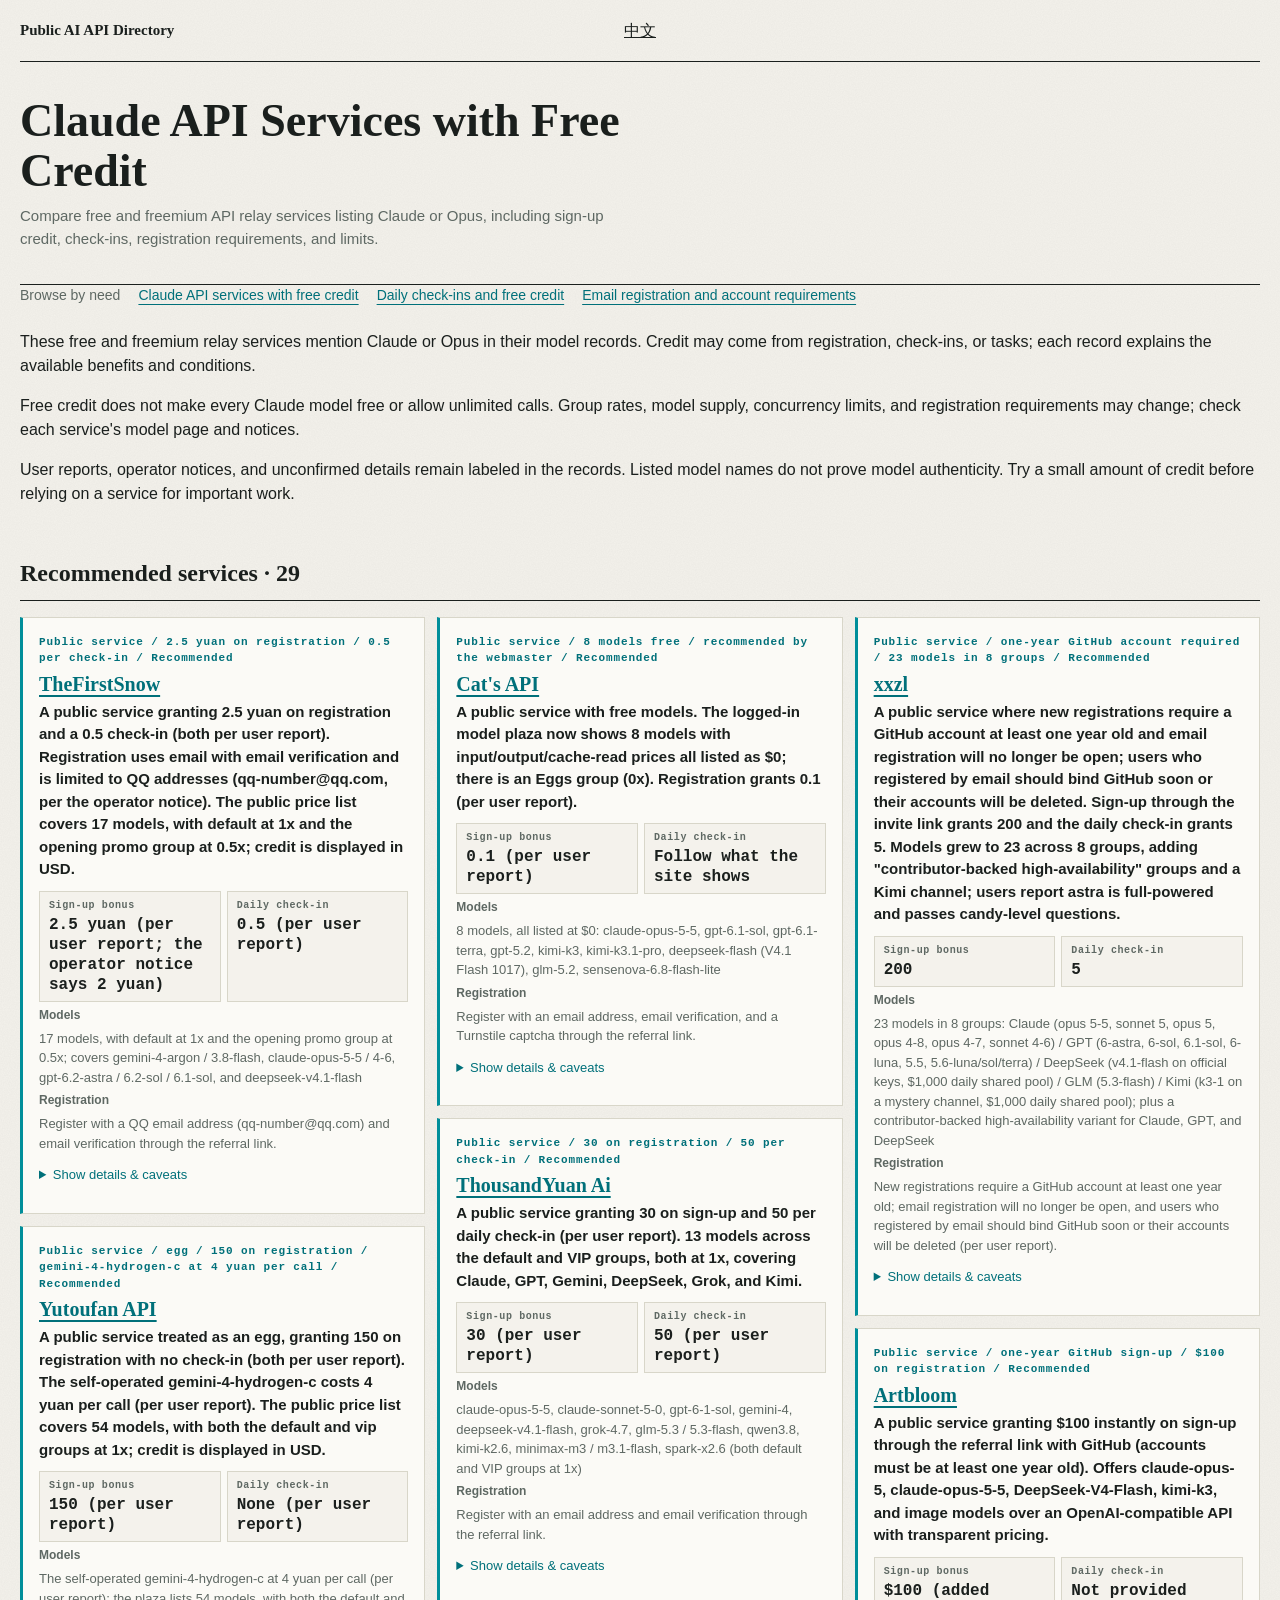
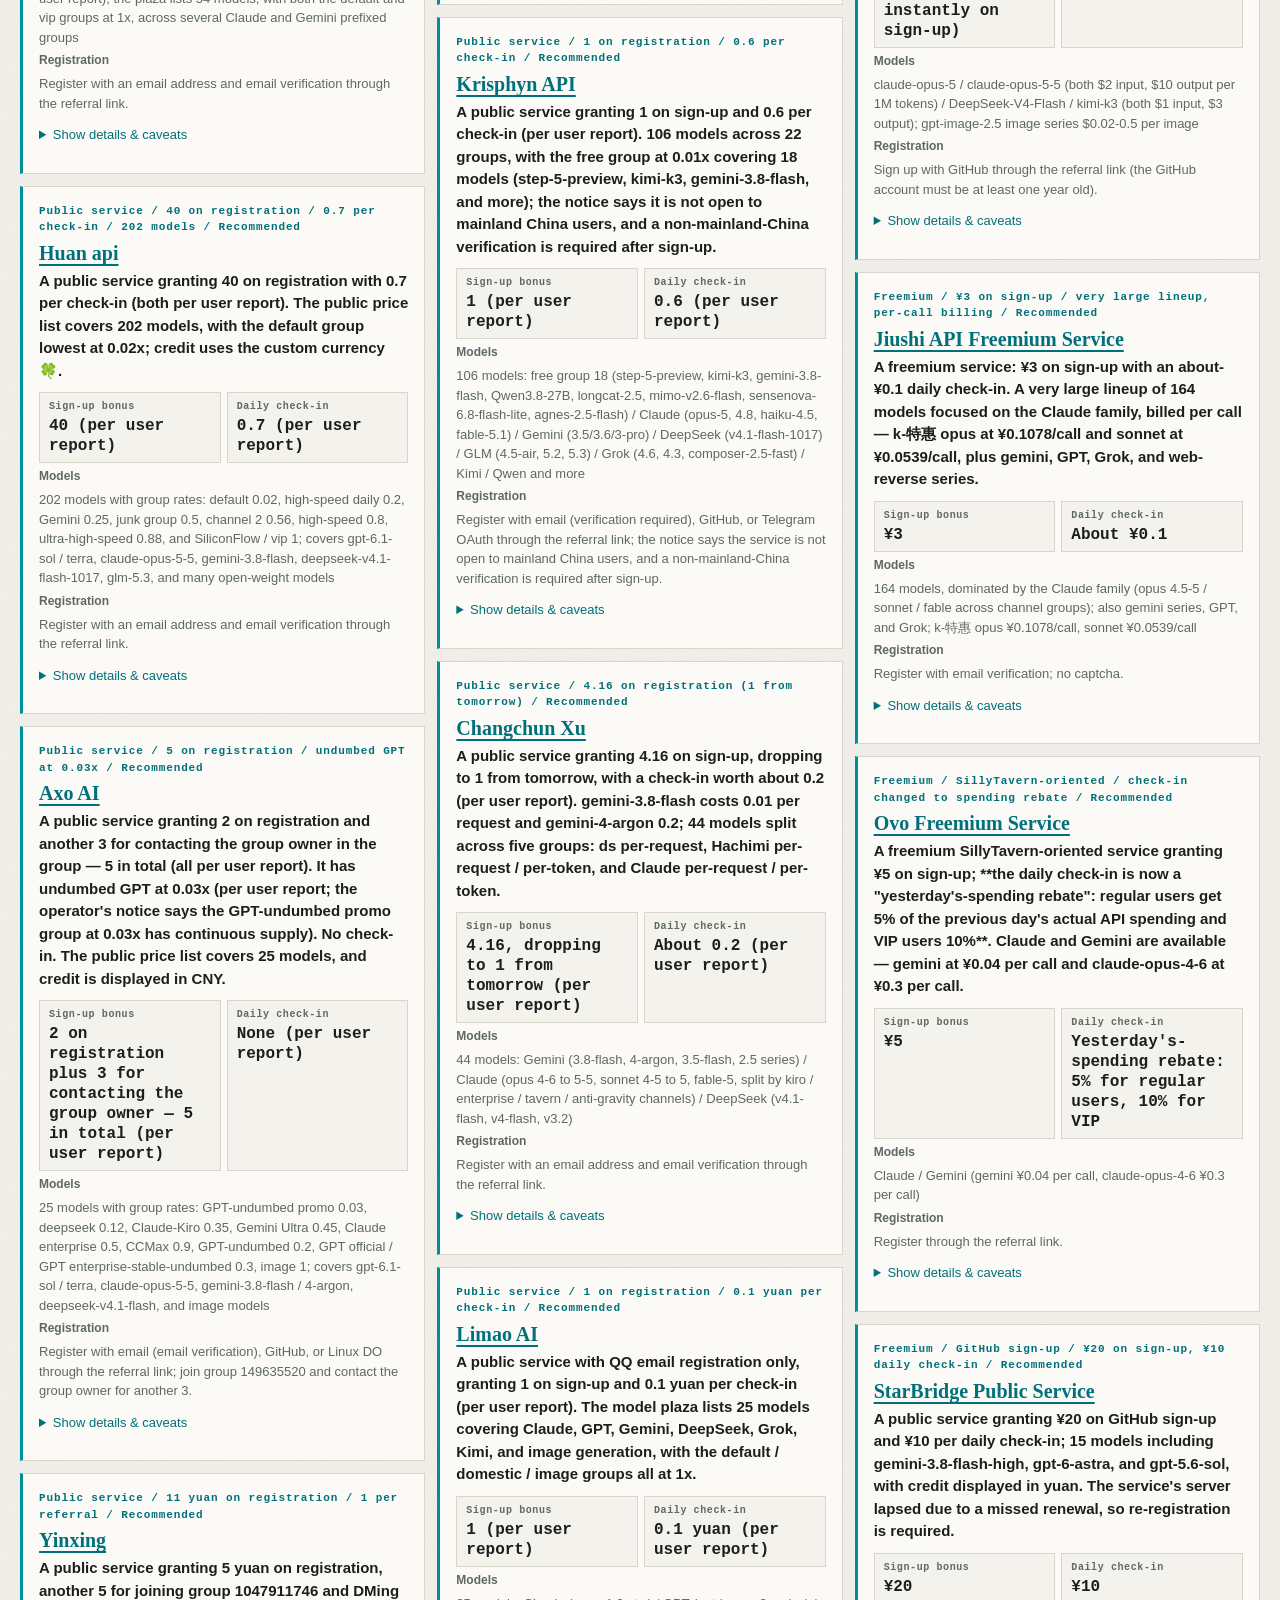
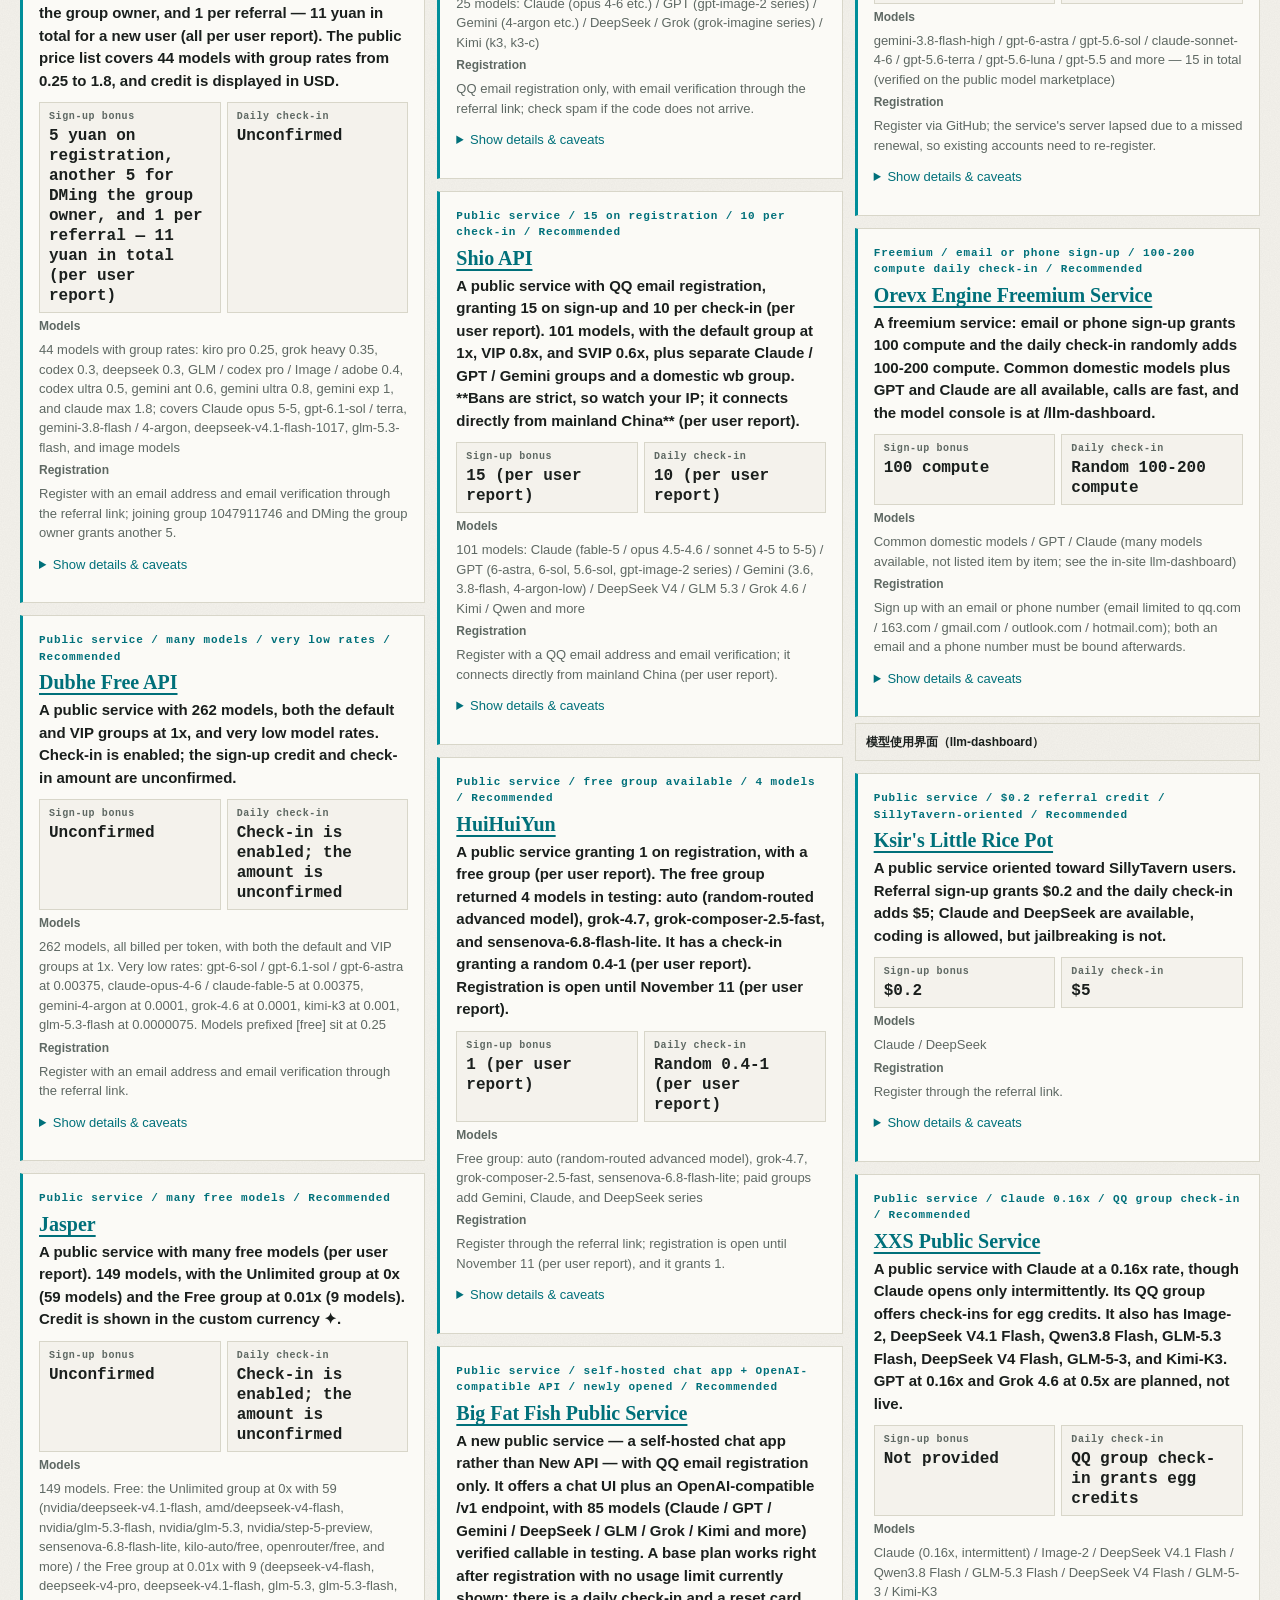
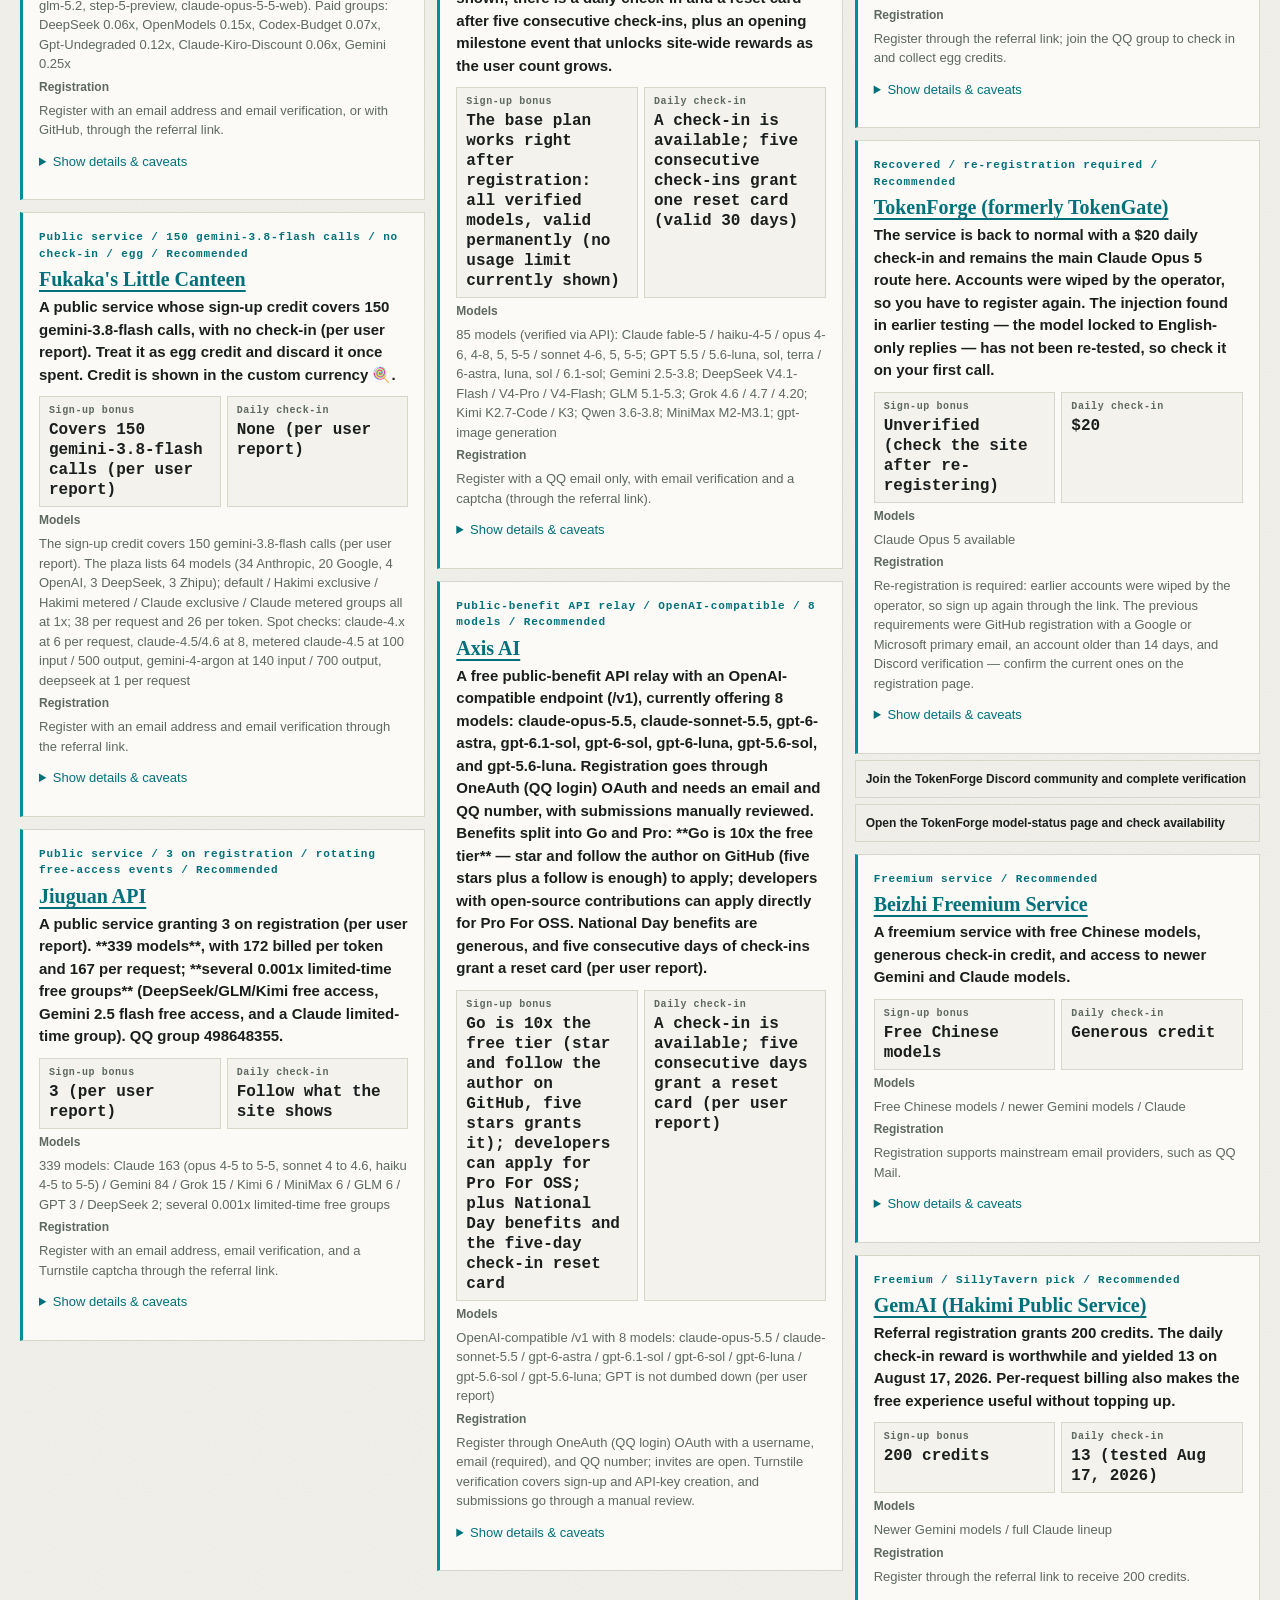
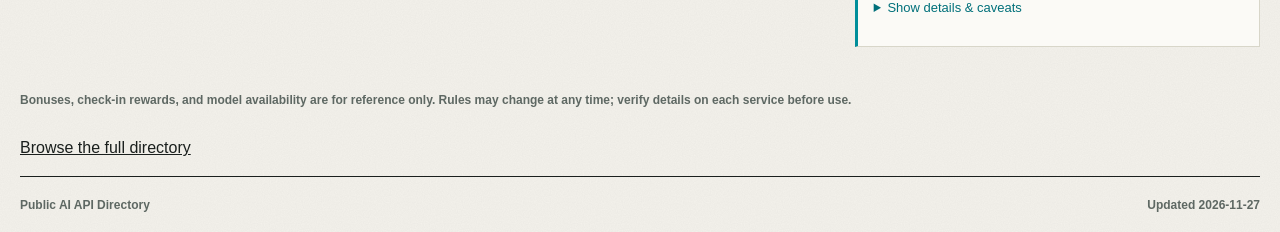
<file: en/topics/claude/index.html>
<!doctype html>
<html lang="en">
<head>
  <meta charset="UTF-8"><meta name="viewport" content="width=device-width, initial-scale=1.0">
  <title>Claude API Services with Free Credit｜Public AI API Directory</title>
  <meta name="description" content="Compare free and freemium API relay services listing Claude or Opus, including sign-up credit, check-ins, registration requirements, and limits.">
  <link rel="canonical" href="https://ytzzjx.github.io/en/topics/claude/">
  <link rel="alternate" hreflang="zh-Hans" href="https://ytzzjx.github.io/topics/claude/">
  <link rel="alternate" hreflang="en" href="https://ytzzjx.github.io/en/topics/claude/">
  <link rel="alternate" hreflang="x-default" href="https://ytzzjx.github.io/topics/claude/">
  <meta property="og:type" content="website"><meta property="og:url" content="https://ytzzjx.github.io/en/topics/claude/">
  <meta property="og:title" content="Claude API Services with Free Credit"><meta property="og:description" content="Compare free and freemium API relay services listing Claude or Opus, including sign-up credit, check-ins, registration requirements, and limits.">
  <meta property="og:image" content="https://ytzzjx.github.io/og-cover.png">
  <link rel="icon" href="/favicon.svg" type="image/svg+xml"><link rel="stylesheet" href="/styles.css?v=f522ac4e">
  <script type="application/ld+json" id="structured-data">{"@context":"https://schema.org","@type":"ItemList","name":"Claude API Services with Free Credit","description":"Compare free and freemium API relay services listing Claude or Opus, including sign-up credit, check-ins, registration requirements, and limits.","url":"https://ytzzjx.github.io/en/topics/claude/","inLanguage":"en","numberOfItems":29,"itemListElement":[{"@type":"ListItem","position":1,"name":"TheFirstSnow","description":"A public service granting 2.5 yuan on registration and a 0.5 check-in (both per user report). Registration uses email with email verification and is limited to QQ addresses (qq-number@qq.com, per the operator notice). The public price list covers 17 models, with default at 1x and the opening promo group at 0.5x; credit is displayed in USD.","url":"https://thefirstsnow.top/sign-up?aff=cUwo"},{"@type":"ListItem","position":2,"name":"Yutoufan API","description":"A public service treated as an egg, granting 150 on registration with no check-in (both per user report). The self-operated gemini-4-hydrogen-c costs 4 yuan per call (per user report). The public price list covers 54 models, with both the default and vip groups at 1x; credit is displayed in USD.","url":"https://api.yutou.fun/sign-up?aff=Bzvp"},{"@type":"ListItem","position":3,"name":"Huan api","description":"A public service granting 40 on registration with 0.7 per check-in (both per user report). The public price list covers 202 models, with the default group lowest at 0.02x; credit uses the custom currency 🍀.","url":"https://api.novalyte.cn/sign-up?aff=aLgj"},{"@type":"ListItem","position":4,"name":"Axo AI","description":"A public service granting 2 on registration and another 3 for contacting the group owner in the group — 5 in total (all per user report). It has undumbed GPT at 0.03x (per user report; the operator's notice says the GPT-undumbed promo group at 0.03x has continuous supply). No check-in. The public price list covers 25 models, and credit is displayed in CNY.","url":"https://axoai.cc/sign-up?aff=QDqX"},{"@type":"ListItem","position":5,"name":"Yinxing","description":"A public service granting 5 yuan on registration, another 5 for joining group 1047911746 and DMing the group owner, and 1 per referral — 11 yuan in total for a new user (all per user report). The public price list covers 44 models with group rates from 0.25 to 1.8, and credit is displayed in USD.","url":"https://open.taikoapi.com/sign-up?aff=3dBN"},{"@type":"ListItem","position":6,"name":"Dubhe Free API","description":"A public service with 262 models, both the default and VIP groups at 1x, and very low model rates. Check-in is enabled; the sign-up credit and check-in amount are unconfirmed.","url":"https://ai.skill.wales/sign-up?aff=jqc8"},{"@type":"ListItem","position":7,"name":"Jasper","description":"A public service with many free models (per user report). 149 models, with the Unlimited group at 0x (59 models) and the Free group at 0.01x (9 models). Credit is shown in the custom currency ✦.","url":"https://api.yjs.im/sign-up?aff=5uGC"},{"@type":"ListItem","position":8,"name":"Fukaka's Little Canteen","description":"A public service whose sign-up credit covers 150 gemini-3.8-flash calls, with no check-in (per user report). Treat it as egg credit and discard it once spent. Credit is shown in the custom currency 🍭.","url":"https://api.fuka.win/sign-up?aff=Erxa"},{"@type":"ListItem","position":9,"name":"Jiuguan API","description":"A public service granting 3 on registration (per user report). **339 models**, with 172 billed per token and 167 per request; **several 0.001x limited-time free groups** (DeepSeek/GLM/Kimi free access, Gemini 2.5 flash free access, and a Claude limited-time group). QQ group 498648355.","url":"https://jiuguan.cloud/sign-up?aff=PvxS"},{"@type":"ListItem","position":10,"name":"Cat's API","description":"A public service with free models. The logged-in model plaza now shows 8 models with input/output/cache-read prices all listed as $0; there is an Eggs group (0x). Registration grants 0.1 (per user report).","url":"https://www.catpawrouter.com/sign-up?aff=YugA"},{"@type":"ListItem","position":11,"name":"ThousandYuan Ai","description":"A public service granting 30 on sign-up and 50 per daily check-in (per user report). 13 models across the default and VIP groups, both at 1x, covering Claude, GPT, Gemini, DeepSeek, Grok, and Kimi.","url":"https://api.thousandyuan.dpdns.org/sign-up?aff=vDuG"},{"@type":"ListItem","position":12,"name":"Krisphyn API","description":"A public service granting 1 on sign-up and 0.6 per check-in (per user report). 106 models across 22 groups, with the free group at 0.01x covering 18 models (step-5-preview, kimi-k3, gemini-3.8-flash, and more); the notice says it is not open to mainland China users, and a non-mainland-China verification is required after sign-up.","url":"https://api.krisphyn.cc/sign-up?aff=RHNm"},{"@type":"ListItem","position":13,"name":"Changchun Xu","description":"A public service granting 4.16 on sign-up, dropping to 1 from tomorrow, with a check-in worth about 0.2 (per user report). gemini-3.8-flash costs 0.01 per request and gemini-4-argon 0.2; 44 models split across five groups: ds per-request, Hachimi per-request / per-token, and Claude per-request / per-token.","url":"https://changchunxu.xyz/sign-up?aff=YRjX"},{"@type":"ListItem","position":14,"name":"Limao AI","description":"A public service with QQ email registration only, granting 1 on sign-up and 0.1 yuan per check-in (per user report). The model plaza lists 25 models covering Claude, GPT, Gemini, DeepSeek, Grok, Kimi, and image generation, with the default / domestic / image groups all at 1x.","url":"https://limao-api.com/sign-up?aff=QKlJ"},{"@type":"ListItem","position":15,"name":"Shio API","description":"A public service with QQ email registration, granting 15 on sign-up and 10 per check-in (per user report). 101 models, with the default group at 1x, VIP 0.8x, and SVIP 0.6x, plus separate Claude / GPT / Gemini groups and a domestic wb group. **Bans are strict, so watch your IP; it connects directly from mainland China** (per user report).","url":"https://api.203236.xyz/sign-up"},{"@type":"ListItem","position":16,"name":"HuiHuiYun","description":"A public service granting 1 on registration, with a free group (per user report). The free group returned 4 models in testing: auto (random-routed advanced model), grok-4.7, grok-composer-2.5-fast, and sensenova-6.8-flash-lite. It has a check-in granting a random 0.4-1 (per user report). Registration is open until November 11 (per user report).","url":"https://api.huihuiyun.top/register?aff=AHAL3TAU466P"},{"@type":"ListItem","position":17,"name":"Big Fat Fish Public Service","description":"A new public service — a self-hosted chat app rather than New API — with QQ email registration only. It offers a chat UI plus an OpenAI-compatible /v1 endpoint, with 85 models (Claude / GPT / Gemini / DeepSeek / GLM / Grok / Kimi and more) verified callable in testing. A base plan works right after registration with no usage limit currently shown; there is a daily check-in and a reset card after five consecutive check-ins, plus an opening milestone event that unlocks site-wide rewards as the user count grows.","url":"https://arc.103-121-95-72.sslip.io/register?invite=XXPSNBJP"},{"@type":"ListItem","position":18,"name":"Axis AI","description":"A free public-benefit API relay with an OpenAI-compatible endpoint (/v1), currently offering 8 models: claude-opus-5.5, claude-sonnet-5.5, gpt-6-astra, gpt-6.1-sol, gpt-6-sol, gpt-6-luna, gpt-5.6-sol, and gpt-5.6-luna. Registration goes through OneAuth (QQ login) OAuth and needs an email and QQ number, with submissions manually reviewed. Benefits split into Go and Pro: **Go is 10x the free tier** — star and follow the author on GitHub (five stars plus a follow is enough) to apply; developers with open-source contributions can apply directly for Pro For OSS. National Day benefits are generous, and five consecutive days of check-ins grant a reset card (per user report).","url":"https://ai.onyxaxis.org/register?invite=AMMRWZ5P"},{"@type":"ListItem","position":19,"name":"xxzl","description":"A public service where new registrations require a GitHub account at least one year old and email registration will no longer be open; users who registered by email should bind GitHub soon or their accounts will be deleted. Sign-up through the invite link grants 200 and the daily check-in grants 5. Models grew to 23 across 8 groups, adding \"contributor-backed high-availability\" groups and a Kimi channel; users report astra is full-powered and passes candy-level questions.","url":"https://ai.1tim.com/sign-up?aff=TyKU"},{"@type":"ListItem","position":20,"name":"Artbloom","description":"A public service granting $100 instantly on sign-up through the referral link with GitHub (accounts must be at least one year old). Offers claude-opus-5, claude-opus-5-5, DeepSeek-V4-Flash, kimi-k3, and image models over an OpenAI-compatible API with transparent pricing.","url":"https://api.artbloom.tech/signup?ref=564I5GN2SY"},{"@type":"ListItem","position":21,"name":"Jiushi API Freemium Service","description":"A freemium service: ¥3 on sign-up with an about-¥0.1 daily check-in. A very large lineup of 164 models focused on the Claude family, billed per call — k-特惠 opus at ¥0.1078/call and sonnet at ¥0.0539/call, plus gemini, GPT, Grok, and web-reverse series.","url":"https://api.jiushi.xin/register?aff=KQiA"},{"@type":"ListItem","position":22,"name":"Ovo Freemium Service","description":"A freemium SillyTavern-oriented service granting ¥5 on sign-up; **the daily check-in is now a \"yesterday's-spending rebate\": regular users get 5% of the previous day's actual API spending and VIP users 10%**. Claude and Gemini are available — gemini at ¥0.04 per call and claude-opus-4-6 at ¥0.3 per call.","url":"https://ovoapi.cn/sign-up?aff=st79"},{"@type":"ListItem","position":23,"name":"StarBridge Public Service","description":"A public service granting ¥20 on GitHub sign-up and ¥10 per daily check-in; 15 models including gemini-3.8-flash-high, gpt-6-astra, and gpt-5.6-sol, with credit displayed in yuan. The service's server lapsed due to a missed renewal, so re-registration is required.","url":"https://api.careke.cn/sign-up?aff=MYwA"},{"@type":"ListItem","position":24,"name":"Orevx Engine Freemium Service","description":"A freemium service: email or phone sign-up grants 100 compute and the daily check-in randomly adds 100-200 compute. Common domestic models plus GPT and Claude are all available, calls are fast, and the model console is at /llm-dashboard.","url":"https://orevx.ai/login?mode=register&inviteCode=FAGCRGAT"},{"@type":"ListItem","position":25,"name":"Ksir's Little Rice Pot","description":"A public service oriented toward SillyTavern users. Referral sign-up grants $0.2 and the daily check-in adds $5; Claude and DeepSeek are available, coding is allowed, but jailbreaking is not.","url":"https://api.biliksir.ggff.net/sign-up?aff=q3ep"},{"@type":"ListItem","position":26,"name":"XXS Public Service","description":"A public service with Claude at a 0.16x rate, though Claude opens only intermittently. Its QQ group offers check-ins for egg credits. It also has Image-2, DeepSeek V4.1 Flash, Qwen3.8 Flash, GLM-5.3 Flash, DeepSeek V4 Flash, GLM-5-3, and Kimi-K3. GPT at 0.16x and Grok 4.6 at 0.5x are planned, not live.","url":"https://xxs.l.cd/sign-up?aff=q6G2"},{"@type":"ListItem","position":27,"name":"TokenForge (formerly TokenGate)","description":"The service is back to normal with a $20 daily check-in and remains the main Claude Opus 5 route here. Accounts were wiped by the operator, so you have to register again. The injection found in earlier testing — the model locked to English-only replies — has not been re-tested, so check it on your first call.","url":"https://tokenforge.ai.studio/sign-up?aff=iheu"},{"@type":"ListItem","position":28,"name":"Beizhi Freemium Service","description":"A freemium service with free Chinese models, generous check-in credit, and access to newer Gemini and Claude models.","url":"https://beizhi.dedyn.io/sign-up?aff=hk5Q"},{"@type":"ListItem","position":29,"name":"GemAI (Hakimi Public Service)","description":"Referral registration grants 200 credits. The daily check-in reward is worthwhile and yielded 13 on August 17, 2026. Per-request billing also makes the free experience useful without topping up.","url":"https://api.gemai.cc/sign-up?aff=8Ouk3uT6"}]}</script>
</head>
<body>
  <header class="site-header"><a class="brand" href="/en/">Public AI API Directory</a>
    <a href="/topics/claude/" lang="zh-CN">中文</a>
  </header>
  <main>
    <section class="intro-section"><div class="intro-copy"><h1>Claude API Services with Free Credit</h1><p class="intro-text">Compare free and freemium API relay services listing Claude or Opus, including sign-up credit, check-ins, registration requirements, and limits.</p></div></section>
    <nav class="topic-links" aria-label="Browse by need">
  <span>Browse by need</span>
  <a href="/en/topics/claude/">Claude API services with free credit</a>
<a href="/en/topics/daily-checkin/">Daily check-ins and free credit</a>
<a href="/en/topics/registration/">Email registration and account requirements</a>
</nav>
    <section class="topic-guide" aria-label="How to use this list"><p>These free and freemium relay services mention Claude or Opus in their model records. Credit may come from registration, check-ins, or tasks; each record explains the available benefits and conditions.</p>
<p>Free credit does not make every Claude model free or allow unlimited calls. Group rates, model supply, concurrency limits, and registration requirements may change; check each service&#39;s model page and notices.</p>
<p>User reports, operator notices, and unconfirmed details remain labeled in the records. Listed model names do not prove model authenticity. Try a small amount of credit before relying on a service for important work.</p></section>
    <section class="feed-section" aria-labelledby="topic-services"><div class="section-heading"><h2 id="topic-services">Recommended services · 29</h2></div><div class="feed-list"><article class="feed-item" data-tone="active" data-entry-name="TheFirstSnow">
    <div class="feed-card"><div class="entry-content">
      <p class="entry-kind">Public service / 2.5 yuan on registration / 0.5 per check-in / Recommended</p>
      <h3><a class="static-entry-link" href="https://thefirstsnow.top/sign-up?aff=cUwo" target="_blank" rel="noreferrer">TheFirstSnow</a></h3>
      <p class="entry-description">A public service granting 2.5 yuan on registration and a 0.5 check-in (both per user report). Registration uses email with email verification and is limited to QQ addresses (qq-number@qq.com, per the operator notice). The public price list covers 17 models, with default at 1x and the opening promo group at 0.5x; credit is displayed in USD.</p>
      <div class="entry-quota"><div class="quota-cell"><span class="quota-label">Sign-up bonus</span><strong class="quota-value">2.5 yuan (per user report; the operator notice says 2 yuan)</strong></div><div class="quota-cell"><span class="quota-label">Daily check-in</span><strong class="quota-value">0.5 (per user report)</strong></div></div>
      <div class="entry-info-row"><span class="entry-info-label">Models</span><p class="registration-text">17 models, with default at 1x and the opening promo group at 0.5x; covers gemini-4-argon / 3.8-flash, claude-opus-5-5 / 4-6, gpt-6.2-astra / 6.2-sol / 6.1-sol, and deepseek-v4.1-flash</p></div>
      <div class="entry-info-row"><span class="entry-info-label">Registration</span><p class="registration-text">Register with a QQ email address (qq-number@qq.com) and email verification through the referral link.</p></div>
      <details class="static-entry-details"><summary>Show details &amp; caveats</summary>
        <p class="entry-details">The service calls itself TheFirstSnow (thefirstsnow.top), runs on New API, displays credit in USD, and uses the custom currency symbol snowflake. Registration uses email with email verification and no GitHub / Linux DO / Telegram login or captcha; the operator notice limits registration to QQ addresses (qq-number@qq.com). Registration grants 2.5 yuan and the check-in 0.5 (both per user report; the operator notice says 2 yuan on sign-up, a mismatch). Referrals pay both sides 0.5 yuan each, another 0.5 per person invited, with no cap. The model plaza lists 17 models, with default at 1x and the opening promo group at 0.5x, including gemini-4-argon / 4-carbon / 4-hydrogen / 3.8-flash, claude-opus-5-5 / 4-6 (full-strength / kiro channels), gpt-6.2-astra / 6.2-sol / 6-sol / 6.1-sol, and deepseek-v4.1-flash. Operator notices: support group 1134979274; large top-ups via operator QQ 2020979876 for 15% off; cumulative top-ups over 50 yuan unlock a vip group at 5% off; top-up link wzyp.cn/shop/1GGJ88XO with 10% off during the opening; a Xiaohongshu promo (through Dec 5, 24:00) paying 1 yuan per post with over 10 likes with no cap.</p>
        <div class="entry-info-row"><span class="entry-info-label">Experience</span><p class="registration-text">2.5 yuan on registration and a 0.5 check-in; referrals pay both sides 0.5 yuan with no cap; the opening promo group is at 0.5x</p></div><div class="entry-info-row"><span class="entry-info-label">Caution</span><p class="registration-text">The 2.5 yuan sign-up credit and the 0.5 check-in are per user report — confirm them on the service. The operator notice says 2 yuan on sign-up, which conflicts with the user figure; the user figure is used here. The operator limits registration to QQ email addresses (qq-number@qq.com). Group rates and promotions follow the in-site notices and can change.</p></div>
        <ul class="benefit-tags"><li>Public service</li><li>2.5 yuan on registration</li><li>0.5 per check-in</li><li>0.5 yuan for both sides per referral</li><li>Opening promo group at 0.5x</li><li>17 models</li></ul>
      </details>
    </div></div>
  </article>
<article class="feed-item" data-tone="active" data-entry-name="芋头饭 API">
    <div class="feed-card"><div class="entry-content">
      <p class="entry-kind">Public service / egg / 150 on registration / gemini-4-hydrogen-c at 4 yuan per call / Recommended</p>
      <h3><a class="static-entry-link" href="https://api.yutou.fun/sign-up?aff=Bzvp" target="_blank" rel="noreferrer">Yutoufan API</a></h3>
      <p class="entry-description">A public service treated as an egg, granting 150 on registration with no check-in (both per user report). The self-operated gemini-4-hydrogen-c costs 4 yuan per call (per user report). The public price list covers 54 models, with both the default and vip groups at 1x; credit is displayed in USD.</p>
      <div class="entry-quota"><div class="quota-cell"><span class="quota-label">Sign-up bonus</span><strong class="quota-value">150 (per user report)</strong></div><div class="quota-cell"><span class="quota-label">Daily check-in</span><strong class="quota-value">None (per user report)</strong></div></div>
      <div class="entry-info-row"><span class="entry-info-label">Models</span><p class="registration-text">The self-operated gemini-4-hydrogen-c at 4 yuan per call (per user report); the plaza lists 54 models, with both the default and vip groups at 1x, across several Claude and Gemini prefixed groups</p></div>
      <div class="entry-info-row"><span class="entry-info-label">Registration</span><p class="registration-text">Register with an email address and email verification through the referral link.</p></div>
      <details class="static-entry-details"><summary>Show details &amp; caveats</summary>
        <p class="entry-details">The service calls itself 芋头饭 API (api.yutou.fun), runs on New API, and displays credit in USD. Registration uses email with email verification and no GitHub / Linux DO / Telegram login or captcha; registration grants 150 and there is no check-in (both per user report). The user names the self-operated gemini-4-hydrogen-c at 4 yuan per call. The model plaza lists 54 models, with both the default and vip groups at 1x, covering the official-key / Kiro Claude line and the P / self-operated / APP / E Gemini lines, with per-call and expression billing side by side.</p>
        <div class="entry-info-row"><span class="entry-info-label">Experience</span><p class="registration-text">150 on registration; the self-operated gemini-4-hydrogen-c at 4 yuan per call (both per user report)</p></div><div class="entry-info-row"><span class="entry-info-label">Caution</span><p class="registration-text">Treated as an egg: only the free sign-up credit has been claimed, the paid experience is unverified, so top up with caution. The sign-up credit, the lack of a check-in, and the model price are all per user report — confirm them on the service. Rates follow the public price list and can change.</p></div>
        <ul class="benefit-tags"><li>Public service</li><li>Egg credit</li><li>Email registration</li><li>150 on registration</li><li>gemini-4-hydrogen-c at 4 yuan per call</li><li>54 models</li></ul>
      </details>
    </div></div>
  </article>
<article class="feed-item" data-tone="active" data-entry-name="Huan api">
    <div class="feed-card"><div class="entry-content">
      <p class="entry-kind">Public service / 40 on registration / 0.7 per check-in / 202 models / Recommended</p>
      <h3><a class="static-entry-link" href="https://api.novalyte.cn/sign-up?aff=aLgj" target="_blank" rel="noreferrer">Huan api</a></h3>
      <p class="entry-description">A public service granting 40 on registration with 0.7 per check-in (both per user report). The public price list covers 202 models, with the default group lowest at 0.02x; credit uses the custom currency 🍀.</p>
      <div class="entry-quota"><div class="quota-cell"><span class="quota-label">Sign-up bonus</span><strong class="quota-value">40 (per user report)</strong></div><div class="quota-cell"><span class="quota-label">Daily check-in</span><strong class="quota-value">0.7 (per user report)</strong></div></div>
      <div class="entry-info-row"><span class="entry-info-label">Models</span><p class="registration-text">202 models with group rates: default 0.02, high-speed daily 0.2, Gemini 0.25, junk group 0.5, channel 2 0.56, high-speed 0.8, ultra-high-speed 0.88, and SiliconFlow / vip 1; covers gpt-6.1-sol / terra, claude-opus-5-5, gemini-3.8-flash, deepseek-v4.1-flash-1017, glm-5.3, and many open-weight models</p></div>
      <div class="entry-info-row"><span class="entry-info-label">Registration</span><p class="registration-text">Register with an email address and email verification through the referral link.</p></div>
      <details class="static-entry-details"><summary>Show details &amp; caveats</summary>
        <p class="entry-details">The service calls itself Huan api and titles its page Novalyte LLM API relay gateway (api.novalyte.cn); it runs on New API, carries ICP filing 皖ICP备2026030679号, and displays credit in the custom currency 🍀. Registration uses email with email verification and no GitHub / Linux DO / Telegram login or captcha; registration grants 40 and the check-in 0.7 (both per user report). The model plaza lists 202 models with group rates: default 0.02, high-speed daily 0.2, Gemini 0.25, the junk group 0.5, channel 2 0.56, high-speed 0.8, ultra-high-speed 0.88, and SiliconFlow / vip 1. Coverage includes gpt-6.1-sol / terra / 6-sol, claude-opus-5-5, gemini-3.8-flash / 4-carbon, deepseek-v4.1-flash-1017, glm-5.3, kimi, qwen3.8-max, and a large number of open-weight Qwen / GLM models. Channels showing red means the scheduled probe is not enabled (per user report) and does not mean the channels are down.</p>
        <div class="entry-info-row"><span class="entry-info-label">Experience</span><p class="registration-text">40 on registration and 0.7 per check-in; 202 models, with the default group at 0.02x (both per user report)</p></div><div class="entry-info-row"><span class="entry-info-label">Caution</span><p class="registration-text">The sign-up credit and check-in amount are per user report — confirm them on the service. Channels showing red is because the scheduled probe is not enabled (per user report) and does not mean the channels are unavailable. Rates follow the public price list and can change.</p></div>
        <ul class="benefit-tags"><li>Public service</li><li>Email registration</li><li>40 on registration</li><li>0.7 per check-in</li><li>202 models</li><li>default group at 0.02x</li></ul>
      </details>
    </div></div>
  </article>
<article class="feed-item" data-tone="active" data-entry-name="Axo AI">
    <div class="feed-card"><div class="entry-content">
      <p class="entry-kind">Public service / 5 on registration / undumbed GPT at 0.03x / Recommended</p>
      <h3><a class="static-entry-link" href="https://axoai.cc/sign-up?aff=QDqX" target="_blank" rel="noreferrer">Axo AI</a></h3>
      <p class="entry-description">A public service granting 2 on registration and another 3 for contacting the group owner in the group — 5 in total (all per user report). It has undumbed GPT at 0.03x (per user report; the operator&#39;s notice says the GPT-undumbed promo group at 0.03x has continuous supply). No check-in. The public price list covers 25 models, and credit is displayed in CNY.</p>
      <div class="entry-quota"><div class="quota-cell"><span class="quota-label">Sign-up bonus</span><strong class="quota-value">2 on registration plus 3 for contacting the group owner — 5 in total (per user report)</strong></div><div class="quota-cell"><span class="quota-label">Daily check-in</span><strong class="quota-value">None (per user report)</strong></div></div>
      <div class="entry-info-row"><span class="entry-info-label">Models</span><p class="registration-text">25 models with group rates: GPT-undumbed promo 0.03, deepseek 0.12, Claude-Kiro 0.35, Gemini Ultra 0.45, Claude enterprise 0.5, CCMax 0.9, GPT-undumbed 0.2, GPT official / GPT enterprise-stable-undumbed 0.3, image 1; covers gpt-6.1-sol / terra, claude-opus-5-5, gemini-3.8-flash / 4-argon, deepseek-v4.1-flash, and image models</p></div>
      <div class="entry-info-row"><span class="entry-info-label">Registration</span><p class="registration-text">Register with email (email verification), GitHub, or Linux DO through the referral link; join group 149635520 and contact the group owner for another 3.</p></div>
      <details class="static-entry-details"><summary>Show details &amp; caveats</summary>
        <p class="entry-details">The service calls itself Axo AI (axoai.cc), runs on New API, and displays credit in CNY. Registration supports email (with email verification), GitHub, and Linux DO login, with no Turnstile captcha; registration grants 2, and contacting the group owner in the group grants another 3 — 5 in total (both per user report). There is no check-in (per user report). The group is 149635520 and the group owner&#39;s QQ is 1439346723; the operator&#39;s notice says to join the group or contact that QQ and send your ID to claim test credit. The model plaza lists 25 models with group rates: GPT-undumbed promo 0.03, deepseek 0.12, Claude-Kiro 0.35, Gemini Ultra 0.45, Claude enterprise 0.5, image-1k 0.5, the two CCMax groups 0.9, GPT-undumbed 0.2, GPT official / GPT enterprise-stable-undumbed 0.3, and image 1. Coverage includes gpt-6.1-sol / terra / 6-astra / 6-sol, claude-opus-5-5 / fable-5, gemini-3.8-flash / 4-argon, deepseek-v4.1-flash / v4-pro, and the gpt-image-2 image series. Operator notices: the GPT-undumbed promo group at 0.03x has continuous supply; ccmax at 0.9x is fairly stable and can take volume; a Claude Cursor channel is live at full strength with no limits at 0.2x.</p>
        <div class="entry-info-row"><span class="entry-info-label">Experience</span><p class="registration-text">5 in total on registration; undumbed GPT at 0.03x (both per user report)</p></div><div class="entry-info-row"><span class="entry-info-label">Caution</span><p class="registration-text">Treated as an egg: only the free credit from registration and the group has been claimed, the paid experience is unverified, so top up with caution. The sign-up credit and the 3 for contacting the group owner are per user report — confirm them on the service and in the group; group 149635520 and the group owner&#39;s QQ 1439346723 come from the operator&#39;s notice. The 0.03x rate is an in-site group price that the notice says has continuous supply, and it can change. There is no check-in (per user report).</p></div>
        <ul class="benefit-tags"><li>Public service</li><li>Egg credit</li><li>5 in total on registration</li><li>Undumbed GPT at 0.03x</li><li>25 models</li><li>GitHub / Linux DO login</li></ul>
      </details>
    </div></div>
  </article>
<article class="feed-item" data-tone="active" data-entry-name="银杏">
    <div class="feed-card"><div class="entry-content">
      <p class="entry-kind">Public service / 11 yuan on registration / 1 per referral / Recommended</p>
      <h3><a class="static-entry-link" href="https://open.taikoapi.com/sign-up?aff=3dBN" target="_blank" rel="noreferrer">Yinxing</a></h3>
      <p class="entry-description">A public service granting 5 yuan on registration, another 5 for joining group 1047911746 and DMing the group owner, and 1 per referral — 11 yuan in total for a new user (all per user report). The public price list covers 44 models with group rates from 0.25 to 1.8, and credit is displayed in USD.</p>
      <div class="entry-quota"><div class="quota-cell"><span class="quota-label">Sign-up bonus</span><strong class="quota-value">5 yuan on registration, another 5 for DMing the group owner, and 1 per referral — 11 yuan in total (per user report)</strong></div><div class="quota-cell"><span class="quota-label">Daily check-in</span><strong class="quota-value">Unconfirmed</strong></div></div>
      <div class="entry-info-row"><span class="entry-info-label">Models</span><p class="registration-text">44 models with group rates: kiro pro 0.25, grok heavy 0.35, codex 0.3, deepseek 0.3, GLM / codex pro / Image / adobe 0.4, codex ultra 0.5, gemini ant 0.6, gemini ultra 0.8, gemini exp 1, and claude max 1.8; covers Claude opus 5-5, gpt-6.1-sol / terra, gemini-3.8-flash / 4-argon, deepseek-v4.1-flash-1017, glm-5.3-flash, and image models</p></div>
      <div class="entry-info-row"><span class="entry-info-label">Registration</span><p class="registration-text">Register with an email address and email verification through the referral link; joining group 1047911746 and DMing the group owner grants another 5.</p></div>
      <details class="static-entry-details"><summary>Show details &amp; caveats</summary>
        <p class="entry-details">The service calls itself 银杏 (open.taikoapi.com; the old svip.katioai.com no longer connects), runs on New API, and displays credit in USD at a 7.3 rate. Registration uses email with email verification and no GitHub / Linux DO / Telegram / WeChat login or captcha; registration grants 5 yuan, joining QQ group 1047911746 and DMing the group owner grants another 5, and each referral grants 1 — 11 yuan in total for a new user (all per user report). The check-in is unconfirmed. The model plaza lists 44 models with group rates: kiro pro 0.25, grok heavy 0.35, codex 0.3, deepseek 0.3, GLM / codex pro / Image / adobe 0.4, codex ultra 0.5, gemini ant 0.6, gemini ultra 0.8, gemini exp 1, and claude max 1.8. Coverage includes Claude opus 5-5 / fable-5, gpt-6.1-sol / terra, gemini-3.8-flash / 4-argon / 4-carbon / 4-hydrogen, deepseek-v4.1-flash-1017, glm-5.3-flash, and the gpt-image-2 image series.</p>
        <div class="entry-info-row"><span class="entry-info-label">Experience</span><p class="registration-text">11 yuan in total on registration; 44 models, with the kiro pro group lowest at 0.25x</p></div><div class="entry-info-row"><span class="entry-info-label">Caution</span><p class="registration-text">The domain was updated to open.taikoapi.com; the old svip.katioai.com no longer connects. The sign-up credit and referral reward are per user report — confirm them on the service and in the group; the extra 5 yuan requires DMing the group owner in group 1047911746. The check-in is unverified and unconfirmed. Group rates follow the public price list and can change.</p></div>
        <ul class="benefit-tags"><li>Public service</li><li>Email registration</li><li>11 yuan on registration in total</li><li>Another 5 for joining the group</li><li>1 per referral</li><li>44 models</li></ul>
      </details>
    </div></div>
  </article>
<article class="feed-item" data-tone="active" data-entry-name="Dubhe Free API">
    <div class="feed-card"><div class="entry-content">
      <p class="entry-kind">Public service / many models / very low rates / Recommended</p>
      <h3><a class="static-entry-link" href="https://ai.skill.wales/sign-up?aff=jqc8" target="_blank" rel="noreferrer">Dubhe Free API</a></h3>
      <p class="entry-description">A public service with 262 models, both the default and VIP groups at 1x, and very low model rates. Check-in is enabled; the sign-up credit and check-in amount are unconfirmed.</p>
      <div class="entry-quota"><div class="quota-cell"><span class="quota-label">Sign-up bonus</span><strong class="quota-value">Unconfirmed</strong></div><div class="quota-cell"><span class="quota-label">Daily check-in</span><strong class="quota-value">Check-in is enabled; the amount is unconfirmed</strong></div></div>
      <div class="entry-info-row"><span class="entry-info-label">Models</span><p class="registration-text">262 models, all billed per token, with both the default and VIP groups at 1x. Very low rates: gpt-6-sol / gpt-6.1-sol / gpt-6-astra at 0.00375, claude-opus-4-6 / claude-fable-5 at 0.00375, gemini-4-argon at 0.0001, grok-4.6 at 0.0001, kimi-k3 at 0.001, glm-5.3-flash at 0.0000075. Models prefixed [free] sit at 0.25</p></div>
      <div class="entry-info-row"><span class="entry-info-label">Registration</span><p class="registration-text">Register with an email address and email verification through the referral link.</p></div>
      <details class="static-entry-details"><summary>Show details &amp; caveats</summary>
        <p class="entry-details">The service calls itself Dubhe Free API (ai.skill.wales), runs on New API, and displays credit in a custom unit named 额度. Registration uses email with email verification and no GitHub / Linux DO / Telegram login or Turnstile captcha; registration is open and check-in is enabled, but the sign-up credit and check-in amount are unconfirmed. The model plaza lists 262 models, all billed per token, with both the default and VIP groups at 1x. Model rates are generally very low: gpt-4o at 0.00025, gpt-6-sol / gpt-6.1-sol / gpt-6-astra at 0.00375, claude-opus-4-6 / claude-fable-5 at 0.00375, gemini-4-argon at 0.0001, gemini-3.6-flash at 0.000025, grok-4.6 at 0.0001, kimi-k3 at 0.001, glm-5.3-flash at 0.0000075, qwen3.8-flash at 0.0000055, and deepseek-v4.1-flash-1017 at 0.00375. A separate batch of models prefixed [free] sits at 0.25 ([free]glm-5.3, [free]claude-opus-5-5, [free]kimi-k3, [free]gpt-6-astra, [free]gpt-6.1-sol, [free]claude-fable-5-1, and more). An operator notice says NOVA API (once.novai.su) funded the service with keys worth about 1000, of which about 600 were burned by mass account farming, and risk controls are being built. The footer calls it a public-benefit, non-commercial project with no SLA guarantee.</p>
        <div class="entry-info-row"><span class="entry-info-label">Experience</span><p class="registration-text">Many models at very low rates; check-in enabled</p></div><div class="entry-info-row"><span class="entry-info-label">Caution</span><p class="registration-text">The sign-up credit and check-in amount are unverified and unconfirmed. Model rates follow the in-site plaza and can change. The operator&#39;s notice says risk controls are being built (about 600 of the keys funded by NOVA API were burned by mass account farming). The footer calls it a public-benefit, non-commercial project with no SLA guarantee. Credit uses the custom unit 额度.</p></div>
        <ul class="benefit-tags"><li>Public service</li><li>Email registration</li><li>262 models</li><li>Very low rates</li><li>Default and VIP groups both at 1x</li><li>Check-in enabled</li></ul>
      </details>
    </div></div>
  </article>
<article class="feed-item" data-tone="active" data-entry-name="Jasper">
    <div class="feed-card"><div class="entry-content">
      <p class="entry-kind">Public service / many free models / Recommended</p>
      <h3><a class="static-entry-link" href="https://api.yjs.im/sign-up?aff=5uGC" target="_blank" rel="noreferrer">Jasper</a></h3>
      <p class="entry-description">A public service with many free models (per user report). 149 models, with the Unlimited group at 0x (59 models) and the Free group at 0.01x (9 models). Credit is shown in the custom currency ✦.</p>
      <div class="entry-quota"><div class="quota-cell"><span class="quota-label">Sign-up bonus</span><strong class="quota-value">Unconfirmed</strong></div><div class="quota-cell"><span class="quota-label">Daily check-in</span><strong class="quota-value">Check-in is enabled; the amount is unconfirmed</strong></div></div>
      <div class="entry-info-row"><span class="entry-info-label">Models</span><p class="registration-text">149 models. Free: the Unlimited group at 0x with 59 (nvidia/deepseek-v4.1-flash, amd/deepseek-v4-flash, nvidia/glm-5.3-flash, nvidia/glm-5.3, nvidia/step-5-preview, sensenova-6.8-flash-lite, kilo-auto/free, openrouter/free, and more) / the Free group at 0.01x with 9 (deepseek-v4-flash, deepseek-v4-pro, deepseek-v4.1-flash, glm-5.3, glm-5.3-flash, glm-5.2, step-5-preview, claude-opus-5-5-web). Paid groups: DeepSeek 0.06x, OpenModels 0.15x, Codex-Budget 0.07x, Gpt-Undegraded 0.12x, Claude-Kiro-Discount 0.06x, Gemini 0.25x</p></div>
      <div class="entry-info-row"><span class="entry-info-label">Registration</span><p class="registration-text">Register with an email address and email verification, or with GitHub, through the referral link.</p></div>
      <details class="static-entry-details"><summary>Show details &amp; caveats</summary>
        <p class="entry-details">The service calls itself Jasper (api.yjs.im), runs on New API, and displays credit in the custom currency ✦; an operator notice sets the top-up rate at ✦10 = $1.6 = ¥10. Registration uses email with email verification and also supports GitHub login, with no Linux DO / Telegram login or Turnstile captcha; registration is open (per an operator notice). The model plaza lists 149 models across more than 20 groups. Free models sit in two groups: Unlimited at 0x with 59 models (the operator says it does not limit redistribution or usage, including nvidia/deepseek-v4.1-flash, amd/deepseek-v4-flash, nvidia/glm-5.3-flash, nvidia/glm-5.3, nvidia/step-5-preview, sensenova-6.8-flash-lite, kilo-auto/free, and openrouter/free), and Free at 0.01x with 9 models (deepseek-v4-flash, deepseek-v4-pro, deepseek-v4.1-flash, glm-5.3, glm-5.3-flash, glm-5.2, step-5-preview, and claude-opus-5-5-web), which the operator says change at any time and must not be redistributed. The other groups are paid, such as DeepSeek at 0.06x, OpenModels at 0.15x, Codex-Budget at 0.07x, Gpt-Undegraded at 0.12x (marked undumbed but unstable), Claude-Kiro-Discount at 0.06x, and Gemini at 0.25x. The footer says the service is for overseas Chinese users only and asks users in mainland China not to use it; the only contact is xunqian0818@gmail.com, and the Telegram channel is t.me/JasperNotice.</p>
        <div class="entry-info-row"><span class="entry-info-label">Experience</span><p class="registration-text">Many free models: the Unlimited group has 59 at 0x and the Free group has 9 at 0.01x (the user reported many free models)</p></div><div class="entry-info-row"><span class="entry-info-label">Caution</span><p class="registration-text">The sign-up credit and check-in amount are unverified and unconfirmed. Free models follow the service, and the operator says the Free group changes at any time and must not be redistributed, while the Unlimited group is marked as not limiting redistribution or usage. The footer says the service is for overseas Chinese users only and asks users in mainland China not to use it. Credit uses the custom currency ✦, and an operator notice sets the top-up rate at ✦10 = $1.6 = ¥10.</p></div>
        <ul class="benefit-tags"><li>Public service</li><li>Email or GitHub registration</li><li>Unlimited group at 0x with 59 models</li><li>Free group at 0.01x with 9 models</li><li>149 models</li><li>Check-in enabled</li></ul>
      </details>
    </div></div>
  </article>
<article class="feed-item" data-tone="active" data-entry-name="芙卡卡の小食堂">
    <div class="feed-card"><div class="entry-content">
      <p class="entry-kind">Public service / 150 gemini-3.8-flash calls / no check-in / egg / Recommended</p>
      <h3><a class="static-entry-link" href="https://api.fuka.win/sign-up?aff=Erxa" target="_blank" rel="noreferrer">Fukaka&#39;s Little Canteen</a></h3>
      <p class="entry-description">A public service whose sign-up credit covers 150 gemini-3.8-flash calls, with no check-in (per user report). Treat it as egg credit and discard it once spent. Credit is shown in the custom currency 🍭.</p>
      <div class="entry-quota"><div class="quota-cell"><span class="quota-label">Sign-up bonus</span><strong class="quota-value">Covers 150 gemini-3.8-flash calls (per user report)</strong></div><div class="quota-cell"><span class="quota-label">Daily check-in</span><strong class="quota-value">None (per user report)</strong></div></div>
      <div class="entry-info-row"><span class="entry-info-label">Models</span><p class="registration-text">The sign-up credit covers 150 gemini-3.8-flash calls (per user report). The plaza lists 64 models (34 Anthropic, 20 Google, 4 OpenAI, 3 DeepSeek, 3 Zhipu); default / Hakimi exclusive / Hakimi metered / Claude exclusive / Claude metered groups all at 1x; 38 per request and 26 per token. Spot checks: claude-4.x at 6 per request, claude-4.5/4.6 at 8, metered claude-4.5 at 100 input / 500 output, gemini-4-argon at 140 input / 700 output, deepseek at 1 per request</p></div>
      <div class="entry-info-row"><span class="entry-info-label">Registration</span><p class="registration-text">Register with an email address and email verification through the referral link.</p></div>
      <details class="static-entry-details"><summary>Show details &amp; caveats</summary>
        <p class="entry-details">The service calls itself 芙卡卡の小食堂 (Fukaka AI, api.fuka.win), runs on New API, and displays credit in the custom currency 🍭. Registration uses email with email verification and no GitHub / Linux DO / Telegram login or Turnstile captcha; the sign-up credit covers 150 gemini-3.8-flash calls and there is no check-in (both per user report). The logged-in model plaza lists 64 models (34 Anthropic, 20 Google, 4 OpenAI, 3 DeepSeek, 3 Zhipu) across the default, Hakimi exclusive, Hakimi metered, Claude exclusive, and Claude metered groups, all shown at 1x; 26 are billed per token and 38 per request. Spot-checked prices: claude-4.x at 6 per request, claude-4.5/4.6 at 8 per request, a metered claude-4.5 at 100 input / 500 output / 10 cache per million, gemini-4-argon at 140 input / 700 output per million, and originali and deepseek at 1 per request. The footer says it is an independent third-party relay that does not take payment directly — top-ups go through redemption codes sold on third-party stores.</p>
        <div class="entry-info-row"><span class="entry-info-label">Experience</span><p class="registration-text">Sign-up credit covers 150 gemini-3.8-flash calls, with no check-in (per user report); treat it as egg credit and discard it once spent</p></div><div class="entry-info-row"><span class="entry-info-label">Caution</span><p class="registration-text">Treated as egg credit: only the free sign-up credit has been claimed, the paid experience is unverified, so top up with caution and discard it once spent. The 150 gemini-3.8-flash calls and the lack of a check-in are per user report — confirm them on the service. Other model prices are spot checks from the logged-in plaza and groups and prices can change, so confirm them on the service. Credit uses the custom currency 🍭.</p></div>
        <ul class="benefit-tags"><li>Public service</li><li>Egg credit</li><li>Email registration</li><li>150 gemini-3.8-flash calls</li><li>No check-in</li><li>64 models</li><li>Use and discard</li></ul>
      </details>
    </div></div>
  </article>
<article class="feed-item" data-tone="active" data-entry-name="玖观API">
    <div class="feed-card"><div class="entry-content">
      <p class="entry-kind">Public service / 3 on registration / rotating free-access events / Recommended</p>
      <h3><a class="static-entry-link" href="https://jiuguan.cloud/sign-up?aff=PvxS" target="_blank" rel="noreferrer">Jiuguan API</a></h3>
      <p class="entry-description">A public service granting 3 on registration (per user report). **339 models**, with 172 billed per token and 167 per request; **several 0.001x limited-time free groups** (DeepSeek/GLM/Kimi free access, Gemini 2.5 flash free access, and a Claude limited-time group). QQ group 498648355.</p>
      <div class="entry-quota"><div class="quota-cell"><span class="quota-label">Sign-up bonus</span><strong class="quota-value">3 (per user report)</strong></div><div class="quota-cell"><span class="quota-label">Daily check-in</span><strong class="quota-value">Follow what the site shows</strong></div></div>
      <div class="entry-info-row"><span class="entry-info-label">Models</span><p class="registration-text">339 models: Claude 163 (opus 4-5 to 5-5, sonnet 4 to 4.6, haiku 4-5 to 5-5) / Gemini 84 / Grok 15 / Kimi 6 / MiniMax 6 / GLM 6 / GPT 3 / DeepSeek 2; several 0.001x limited-time free groups</p></div>
      <div class="entry-info-row"><span class="entry-info-label">Registration</span><p class="registration-text">Register with an email address, email verification, and a Turnstile captcha through the referral link.</p></div>
      <details class="static-entry-details"><summary>Show details &amp; caveats</summary>
        <p class="entry-details">The service calls itself Jiuguan API (jiuguan.cloud), runs on New API, and displays credit in the custom currency ✨. Registration uses email with email verification and a Turnstile captcha, with no GitHub / Linux DO / Telegram login; it grants 3 on registration (per user report). The logged-in model plaza shows **339 models across 156 groups**, with 172 billed per token and 167 per request; coverage includes Claude 163 (opus 4-5 to 5-5, sonnet 4 to 4.6, haiku 4-5 to 5-5, split by Kiro / per-token / Anti / per-request prefixes), Gemini 84, Grok 15, Kimi 6, MiniMax 6, GLM 6, GPT 3, and DeepSeek 2. Group rates are public: default ×1, default +1 / +2 multiplier groups, plus several 0.001x limited-time free groups — DeepSeek(GLM)Kimi free access, Gemini 2.5 flash free access, and the Claude limited-time group. Operator notice: event 1 rotates DeepSeek, 4-argon, gemini 3.8, and Claude models through limited-time free access; event 2 hands out credit redemption codes at random; event 3 opens the OpenRouter channel&#39;s 4-Argon and 3.8 to all users for one day; event 4 gives SVIP members a mystery gift. The SVIP group already has free Gemini 2.5, which the operator says will gradually open to everyone. The operator says the Anti, Vertex, Kiro, OpenCode, and OpenRouter channels are live, with nearly all models self-managed, and an empty-reply compensation feature has been added; KIMI-3.1 PRO is live, and the SVIP group carries only OR-channel Claude and Gemini models, described as cut-off resistant but expensive. Referral event: sharing your link gives a friend 1 credit on sign-up and 5 more once they top up or redeem 10 or more. Official QQ group 498648355.</p>
        <div class="entry-info-row"><span class="entry-info-label">Experience</span><p class="registration-text">3 on registration (per user report); a very large model list with many limited-time free groups</p></div><div class="entry-info-row"><span class="entry-info-label">Caution</span><p class="registration-text">The sign-up credit is per user report — confirm it on the service. The limited-time free events, SVIP benefits, and channel details all come from the operator&#39;s notice; events may be adjusted or end at any time, so follow the latest announcements in the group and on the site. The available models and end dates for the 0.001x limited-time free groups follow the in-site group descriptions.</p></div>
        <ul class="benefit-tags"><li>Public service</li><li>Email registration</li><li>3 on registration</li><li>339 models</li><li>0.001x limited-time free groups</li><li>Rotating limited-time free access</li><li>SVIP free Gemini 2.5</li><li>Empty-reply compensation</li><li>QQ group 498648355</li></ul>
      </details>
    </div></div>
  </article>
<article class="feed-item" data-tone="active" data-entry-name="猫のAPI">
    <div class="feed-card"><div class="entry-content">
      <p class="entry-kind">Public service / 8 models free / recommended by the webmaster / Recommended</p>
      <h3><a class="static-entry-link" href="https://www.catpawrouter.com/sign-up?aff=YugA" target="_blank" rel="noreferrer">Cat&#39;s API</a></h3>
      <p class="entry-description">A public service with free models. The logged-in model plaza now shows 8 models with input/output/cache-read prices all listed as $0; there is an Eggs group (0x). Registration grants 0.1 (per user report).</p>
      <div class="entry-quota"><div class="quota-cell"><span class="quota-label">Sign-up bonus</span><strong class="quota-value">0.1 (per user report)</strong></div><div class="quota-cell"><span class="quota-label">Daily check-in</span><strong class="quota-value">Follow what the site shows</strong></div></div>
      <div class="entry-info-row"><span class="entry-info-label">Models</span><p class="registration-text">8 models, all listed at $0: claude-opus-5-5, gpt-6.1-sol, gpt-6.1-terra, gpt-5.2, kimi-k3, kimi-k3.1-pro, deepseek-flash (V4.1 Flash 1017), glm-5.2, sensenova-6.8-flash-lite</p></div>
      <div class="entry-info-row"><span class="entry-info-label">Registration</span><p class="registration-text">Register with an email address, email verification, and a Turnstile captcha through the referral link.</p></div>
      <details class="static-entry-details"><summary>Show details &amp; caveats</summary>
        <p class="entry-details">The service calls itself Cat&#39;s API (www.catpawrouter.com), runs on New API, and displays credit in USD. Registration uses email with email verification and a Turnstile captcha, with no GitHub / Linux DO / Telegram login; it grants 0.1 on registration (per user report). Re-checking the logged-in model plaza: 8 models are currently enabled, with input/output/cache-read prices all listed as $0 per 1M, i.e. free — claude-opus-5-5, gpt-6.1-sol, gpt-6.1-terra, gpt-5.2, kimi-k3, kimi-k3.1-pro, deepseek-flash (the DeepSeek V4.1 Flash 1017 snapshot), glm-5.2, and sensenova-6.8-flash-lite. Group filters now show Eggs (0x) and default (×1); the operator&#39;s group note for Eggs calls it a cyber-egg group with no after-sales and no guarantee of availability or latency — that is the site&#39;s own group name, not a tag applied here. The groups previously visible in the public pricing API (ChatGPT-Official 0.35, Claude-Max 1.1, ChinaModelsPool①②③, and the 33-model list) are no longer in the current model plaza; prices may change at any time, so confirm in the logged-in site.</p>
        <div class="entry-info-row"><span class="entry-info-label">Experience</span><p class="registration-text">Models are free; 0.1 on registration (per user report)</p></div><div class="entry-info-row"><span class="entry-info-label">Caution</span><p class="registration-text">The model plaza currently shows 8 models at $0, but prices may change at any time — confirm in the logged-in site. The site&#39;s Eggs group (0x) is marked by the operator as no after-sales with no guarantee of availability or latency — that is the site&#39;s own group name. The sign-up credit is per user report.</p></div>
        <ul class="benefit-tags"><li>Public service</li><li>Email registration</li><li>Free models</li><li>8 models</li><li>claude-opus-5-5</li><li>gpt-6.1 series</li><li>kimi-k3</li><li>deepseek-flash 1017</li><li>Recommended by the webmaster</li></ul>
      </details>
    </div></div>
  </article>
<article class="feed-item" data-tone="active" data-entry-name="ThousandYuan Ai">
    <div class="feed-card"><div class="entry-content">
      <p class="entry-kind">Public service / 30 on registration / 50 per check-in / Recommended</p>
      <h3><a class="static-entry-link" href="https://api.thousandyuan.dpdns.org/sign-up?aff=vDuG" target="_blank" rel="noreferrer">ThousandYuan Ai</a></h3>
      <p class="entry-description">A public service granting 30 on sign-up and 50 per daily check-in (per user report). 13 models across the default and VIP groups, both at 1x, covering Claude, GPT, Gemini, DeepSeek, Grok, and Kimi.</p>
      <div class="entry-quota"><div class="quota-cell"><span class="quota-label">Sign-up bonus</span><strong class="quota-value">30 (per user report)</strong></div><div class="quota-cell"><span class="quota-label">Daily check-in</span><strong class="quota-value">50 (per user report)</strong></div></div>
      <div class="entry-info-row"><span class="entry-info-label">Models</span><p class="registration-text">claude-opus-5-5, claude-sonnet-5-0, gpt-6-1-sol, gemini-4, deepseek-v4.1-flash, grok-4.7, glm-5.3 / 5.3-flash, qwen3.8, kimi-k2.6, minimax-m3 / m3.1-flash, spark-x2.6 (both default and VIP groups at 1x)</p></div>
      <div class="entry-info-row"><span class="entry-info-label">Registration</span><p class="registration-text">Register with an email address and email verification through the referral link.</p></div>
      <details class="static-entry-details"><summary>Show details &amp; caveats</summary>
        <p class="entry-details">The service calls itself ThousandYuan Ai (api.thousandyuan.dpdns.org), runs on New API, and displays credit in USD. Registration uses email with email verification and no GitHub / Linux DO / Telegram login or Turnstile captcha; it grants 30 on sign-up and 50 per daily check-in (both per user report). The model plaza lists 13 models in two groups, default and VIP, both at 1x: claude-opus-5-5, claude-sonnet-5-0, gpt-6-1-sol, gemini-4, deepseek-v4.1-flash, grok-4.7, glm-5.3, glm-5.3-flash, qwen3.8, kimi-k2.6, minimax-m3, minimax-m3.1-flash, and spark-x2.6.</p>
        <div class="entry-info-row"><span class="entry-info-label">Experience</span><p class="registration-text">30 on registration and 50 per daily check-in (per user report); mainstream models covered at 1x</p></div><div class="entry-info-row"><span class="entry-info-label">Caution</span><p class="registration-text">The sign-up credit and check-in amount are per user report — confirm them on the service. Models and rates follow the in-site model plaza and may change at any time.</p></div>
        <ul class="benefit-tags"><li>Public service</li><li>Email registration</li><li>30 on registration</li><li>50 per check-in</li><li>13 models</li><li>Default and VIP both at 1x</li></ul>
      </details>
    </div></div>
  </article>
<article class="feed-item" data-tone="active" data-entry-name="Krisphyn API">
    <div class="feed-card"><div class="entry-content">
      <p class="entry-kind">Public service / 1 on registration / 0.6 per check-in / Recommended</p>
      <h3><a class="static-entry-link" href="https://api.krisphyn.cc/sign-up?aff=RHNm" target="_blank" rel="noreferrer">Krisphyn API</a></h3>
      <p class="entry-description">A public service granting 1 on sign-up and 0.6 per check-in (per user report). 106 models across 22 groups, with the free group at 0.01x covering 18 models (step-5-preview, kimi-k3, gemini-3.8-flash, and more); the notice says it is not open to mainland China users, and a non-mainland-China verification is required after sign-up.</p>
      <div class="entry-quota"><div class="quota-cell"><span class="quota-label">Sign-up bonus</span><strong class="quota-value">1 (per user report)</strong></div><div class="quota-cell"><span class="quota-label">Daily check-in</span><strong class="quota-value">0.6 (per user report)</strong></div></div>
      <div class="entry-info-row"><span class="entry-info-label">Models</span><p class="registration-text">106 models: free group 18 (step-5-preview, kimi-k3, gemini-3.8-flash, Qwen3.8-27B, longcat-2.5, mimo-v2.6-flash, sensenova-6.8-flash-lite, agnes-2.5-flash) / Claude (opus-5, 4.8, haiku-4.5, fable-5.1) / Gemini (3.5/3.6/3-pro) / DeepSeek (v4.1-flash-1017) / GLM (4.5-air, 5.2, 5.3) / Grok (4.6, 4.3, composer-2.5-fast) / Kimi / Qwen and more</p></div>
      <div class="entry-info-row"><span class="entry-info-label">Registration</span><p class="registration-text">Register with email (verification required), GitHub, or Telegram OAuth through the referral link; the notice says the service is not open to mainland China users, and a non-mainland-China verification is required after sign-up.</p></div>
      <details class="static-entry-details"><summary>Show details &amp; caveats</summary>
        <p class="entry-details">The service calls itself Krisphyn API (api.krisphyn.cc), runs on New API, and displays credit in the custom currency 🍀. Registration supports email (with verification), GitHub, and Telegram OAuth, with no Linux DO login and no Turnstile captcha; it grants 1 on sign-up and 0.6 per daily check-in (both per user report). The model plaza lists 106 models across 22 groups: the free group at 0.01x (18 models including step-5-preview, Qwen3.8-27B, longcat-2.5, mimo-v2.6-flash, gemini-3.8-flash, sensenova-6.8-flash-lite, agnes-2.5-flash, kimi-k3); paid groups include agnes 0.01x, audio 0.02x, autoclaw 0.01x, claude 0.03x (claude-opus-5, opus-4.8, haiku-4.5, fable-5.1), deepseek 0.011x, gemini gcp (non-discounted) 0.205x, glm 0.01x (glm-4.5-air, 5.2, 4.7-flash, 5.3), gpt 0.028x (marked unstable), gpt plus (special) 0.053x (marked average stability), grok 0.02x (grok-4.6, composer-2.5-fast, 4.3), kimi 0.015x, qwen 0.02x, sensenova 0.1x, and video generations 0.1x. Operator notice: the service is not open to mainland China users, and new accounts must complete a non-mainland-China verification on the page; payment amounts exclude platform fees, so pay the full amount; a &#39;not visible&#39; status on the model plaza does not mean unusable — try it yourself. Official QQ 1126949271, Telegram t.me/+oNk9wfnLeVkxNDJh.</p>
        <div class="entry-info-row"><span class="entry-info-label">Experience</span><p class="registration-text">1 on registration and 0.6 per check-in (per user report); 106 models, free group at 0.01x</p></div><div class="entry-info-row"><span class="entry-info-label">Caution</span><p class="registration-text">**The notice says the service is not open to mainland China users, and a non-mainland-China verification is required after sign-up.** The sign-up credit and check-in amount are per user report — confirm them on the service. A &#39;not visible&#39; status on the model plaza does not necessarily mean unusable; the gpt group is marked unstable and gpt plus average. Credit uses the custom currency 🍀, and payment amounts exclude platform fees, so pay the full amount. Group rates and models may change at any time.</p></div>
        <ul class="benefit-tags"><li>Public service</li><li>Email / GitHub / Telegram login</li><li>1 on registration</li><li>0.6 per check-in</li><li>Free group at 0.01x (18 models)</li><li>106 models</li><li>22 groups</li></ul>
      </details>
    </div></div>
  </article>
<article class="feed-item" data-tone="active" data-entry-name="长春叙">
    <div class="feed-card"><div class="entry-content">
      <p class="entry-kind">Public service / 4.16 on registration (1 from tomorrow) / Recommended</p>
      <h3><a class="static-entry-link" href="https://changchunxu.xyz/sign-up?aff=YRjX" target="_blank" rel="noreferrer">Changchun Xu</a></h3>
      <p class="entry-description">A public service granting 4.16 on sign-up, dropping to 1 from tomorrow, with a check-in worth about 0.2 (per user report). gemini-3.8-flash costs 0.01 per request and gemini-4-argon 0.2; 44 models split across five groups: ds per-request, Hachimi per-request / per-token, and Claude per-request / per-token.</p>
      <div class="entry-quota"><div class="quota-cell"><span class="quota-label">Sign-up bonus</span><strong class="quota-value">4.16, dropping to 1 from tomorrow (per user report)</strong></div><div class="quota-cell"><span class="quota-label">Daily check-in</span><strong class="quota-value">About 0.2 (per user report)</strong></div></div>
      <div class="entry-info-row"><span class="entry-info-label">Models</span><p class="registration-text">44 models: Gemini (3.8-flash, 4-argon, 3.5-flash, 2.5 series) / Claude (opus 4-6 to 5-5, sonnet 4-5 to 5, fable-5, split by kiro / enterprise / tavern / anti-gravity channels) / DeepSeek (v4.1-flash, v4-flash, v3.2)</p></div>
      <div class="entry-info-row"><span class="entry-info-label">Registration</span><p class="registration-text">Register with an email address and email verification through the referral link.</p></div>
      <details class="static-entry-details"><summary>Show details &amp; caveats</summary>
        <p class="entry-details">The service calls itself Changchun Xu (changchunxu.xyz), runs on New API, and displays credit in CNY (￥) at a 7.3 rate. Registration uses email with email verification and no GitHub or Linux DO login; it grants 4.16 on sign-up, dropping to 1 from tomorrow, with a daily check-in worth about 0.2 (all per user report). The model plaza lists 44 models in 5 groups: ds per-request, Hachimi per-request, Hachimi per-token, Claude per-request, and Claude per-token. Gemini per request: gemini-3.8-flash 0.01, gemini-4-argon 0.2, gemini-3.5-flash 0.01, gemini-2.5-flash 0.01, gemini-2.5-pro 0.06; Gemini per token: the 3.x series at about 0.0247/0.0904 per 1M (input/output); Claude per request splits by channel (kiro, enterprise, tavern, anti-gravity), with kiro opus/sonnet around 0.06, enterprise around 0.5, and claude-fable-5 enterprise at 1.0; Claude per token: opus 4-6 to 5-5 about 0.274/1.37 per 1M, sonnet 4-6/5 about 0.593/2.96 per 1M, fable-5 about 1.37/6.92 per 1M; DeepSeek per request: deepseek-v4.1-flash, v4-flash, v3.2, and the 0.01-per-request entry all at 0.01. In-site note: pick a group when creating an API key, or the model list will not load.</p>
        <div class="entry-info-row"><span class="entry-info-label">Experience</span><p class="registration-text">4.16 on registration (1 from tomorrow) and about 0.2 per check-in; Gemini from 0.01 per request</p></div><div class="entry-info-row"><span class="entry-info-label">Caution</span><p class="registration-text">The sign-up credit, the switch to 1, and the check-in amount are per user report — confirm them on the service. You must pick a group when creating an API key, or the model list will not load. Per-request and per-token billing coexist with large differences between channels, so actual charges follow your usage records.</p></div>
        <ul class="benefit-tags"><li>Public service</li><li>4.16 on registration (1 from tomorrow)</li><li>About 0.2 per check-in</li><li>gemini-3.8-flash at 0.01 per request</li><li>gemini-4-argon at 0.2 per request</li><li>44 models</li><li>Claude billed per channel</li></ul>
      </details>
    </div></div>
  </article>
<article class="feed-item" data-tone="active" data-entry-name="狸猫 AI">
    <div class="feed-card"><div class="entry-content">
      <p class="entry-kind">Public service / 1 on registration / 0.1 yuan per check-in / Recommended</p>
      <h3><a class="static-entry-link" href="https://limao-api.com/sign-up?aff=QKlJ" target="_blank" rel="noreferrer">Limao AI</a></h3>
      <p class="entry-description">A public service with QQ email registration only, granting 1 on sign-up and 0.1 yuan per check-in (per user report). The model plaza lists 25 models covering Claude, GPT, Gemini, DeepSeek, Grok, Kimi, and image generation, with the default / domestic / image groups all at 1x.</p>
      <div class="entry-quota"><div class="quota-cell"><span class="quota-label">Sign-up bonus</span><strong class="quota-value">1 (per user report)</strong></div><div class="quota-cell"><span class="quota-label">Daily check-in</span><strong class="quota-value">0.1 yuan (per user report)</strong></div></div>
      <div class="entry-info-row"><span class="entry-info-label">Models</span><p class="registration-text">25 models: Claude (opus 4-6 etc.) / GPT (gpt-image-2 series) / Gemini (4-argon etc.) / DeepSeek / Grok (grok-imagine series) / Kimi (k3, k3-c)</p></div>
      <div class="entry-info-row"><span class="entry-info-label">Registration</span><p class="registration-text">QQ email registration only, with email verification through the referral link; check spam if the code does not arrive.</p></div>
      <details class="static-entry-details"><summary>Show details &amp; caveats</summary>
        <p class="entry-details">The service calls itself Limao AI (limao-api.com), runs on New API, and displays credit in the custom currency ฅ. Only QQ email registration is allowed, with email verification and no GitHub / Linux DO / Telegram login; it grants 1 on sign-up and 0.1 yuan per daily check-in (both per user report). The model plaza lists 25 models by vendor: Anthropic 8, Google 6, DeepSeek 4, xAI 3, Moonshot AI 2, OpenAI 2; groups are default ×1, domestic ×1, image ×1, and a test group (some promo models live only in the test group). Coverage includes Claude ([metered] claude-opus-4-6 at 0.75/3.75 per 1M, [promo] claude-opus-4-6 at 0.05 per request), GPT (gpt-image-2 at 0.03 per image, gpt-image-2.5 at 0.025 per image), Gemini ([promo] gemini-4-argon at 0.08 per request, test group, gemini / openai endpoints), DeepSeek (0.2/1 per 1M), Grok (grok-imagine-image series at 0.025 per image), and Kimi (kimi-k3 at 4/20 per 1M, kimi-k3-c at 0.07 per request). Official QQ group 1128305622, where redemption codes, feedback, and model updates are handled; virtual goods are non-refundable after redemption. Opening limited-time event (through Oct 21): post a review on Xiaohongshu with the #airp and #AI工具 tags; a post that stays up 12 hours earns 3 credit or a 2-yuan red packet, 30 likes plus 5 comments earns another 3 credit or 2-yuan red packet, and every further 30 likes earns the same again.</p>
        <div class="entry-info-row"><span class="entry-info-label">Experience</span><p class="registration-text">1 on registration and 0.1 yuan per check-in (per user report); the model plaza shows live status, latency, and throughput</p></div><div class="entry-info-row"><span class="entry-info-label">Caution</span><p class="registration-text">The sign-up credit and check-in amount are per user report — confirm them on the service. Only QQ email registration is supported, so check spam if the verification code does not arrive; virtual goods are non-refundable after redemption and keys should not be shared. The opening event&#39;s rules and end date follow the in-site notice.</p></div>
        <ul class="benefit-tags"><li>Public service</li><li>QQ email registration only</li><li>1 on registration</li><li>0.1 yuan per check-in</li><li>25 models</li><li>default / domestic / image groups at 1x</li><li>QQ group 1128305622</li></ul>
      </details>
    </div></div>
  </article>
<article class="feed-item" data-tone="active" data-entry-name="汐のAPI">
    <div class="feed-card"><div class="entry-content">
      <p class="entry-kind">Public service / 15 on registration / 10 per check-in / Recommended</p>
      <h3><a class="static-entry-link" href="https://api.203236.xyz/sign-up" target="_blank" rel="noreferrer">Shio API</a></h3>
      <p class="entry-description">A public service with QQ email registration, granting 15 on sign-up and 10 per check-in (per user report). 101 models, with the default group at 1x, VIP 0.8x, and SVIP 0.6x, plus separate Claude / GPT / Gemini groups and a domestic wb group. **Bans are strict, so watch your IP; it connects directly from mainland China** (per user report).</p>
      <div class="entry-quota"><div class="quota-cell"><span class="quota-label">Sign-up bonus</span><strong class="quota-value">15 (per user report)</strong></div><div class="quota-cell"><span class="quota-label">Daily check-in</span><strong class="quota-value">10 (per user report)</strong></div></div>
      <div class="entry-info-row"><span class="entry-info-label">Models</span><p class="registration-text">101 models: Claude (fable-5 / opus 4.5-4.6 / sonnet 4-5 to 5-5) / GPT (6-astra, 6-sol, 5.6-sol, gpt-image-2 series) / Gemini (3.6, 3.8-flash, 4-argon-low) / DeepSeek V4 / GLM 5.3 / Grok 4.6 / Kimi / Qwen and more</p></div>
      <div class="entry-info-row"><span class="entry-info-label">Registration</span><p class="registration-text">Register with a QQ email address and email verification; it connects directly from mainland China (per user report).</p></div>
      <details class="static-entry-details"><summary>Show details &amp; caveats</summary>
        <p class="entry-details">The service calls itself Shio API (api.203236.xyz), runs on New API, and displays credit in the site&#39;s custom currency 🕯. Registration uses QQ email with email verification and no GitHub / Linux DO / Telegram login; it grants 15 on sign-up with 10 per daily check-in (both per user report). The model plaza lists 101 models: the default group at 1x (45 models), VIP 0.8x, and SVIP 0.6x; vendor groups split out Claude_default 8 / Claude_vip 6 / Claude_svip 4, GPT_default 8 / GPT_vip 6 / GPT_svip 4, Gemini_default 3 / Gemini_vip 2.5 / Gemini_svip 2, plus a domestic wb group at 1x (22 models with the cn: prefix). Coverage includes Claude (fable-5 / fable-5-1 / opus 4.5 / 4.6 / sonnet 4-5 / sonnet 5 / 5-5), GPT (6-astra / 6-sol / 5.6-sol / gpt-image-2 series), Gemini (3.6 / 3.8-flash / 4-argon-low), DeepSeek (V4-Flash / V4-Flash-Vision-Exp / v3.2), GLM 5.3 / 5.3-flash, Grok 4.6, Kimi, Qwen3.8-27B, step-5-preview, gpt-oss-20b, and the agnes series. Operator notice: two or more accounts on one residential IP keep only the earliest one, accounts on datacenter or proxy IPs are all banned, and the check runs every 15 minutes.</p>
        <div class="entry-info-row"><span class="entry-info-label">Experience</span><p class="registration-text">15 on registration and 10 per check-in (per user report); group rates are public, with SVIP lowest at 0.6x; connects directly from mainland China</p></div><div class="entry-info-row"><span class="entry-info-label">Caution</span><p class="registration-text">**Bans are strict, so watch your IP; it connects directly from mainland China** (per user report). Multiple accounts on one IP get banned (residential IPs keep only the earliest account; datacenter or proxy IPs are all banned, checked every 15 minutes), and an invitee tripping risk control also wipes 5 of the inviter&#39;s candles. The sign-up credit and check-in amount are per user report — confirm them on the service. Credit is displayed in the custom currency 🕯.</p></div>
        <ul class="benefit-tags"><li>Public service</li><li>QQ email registration</li><li>15 on registration</li><li>10 per check-in</li><li>101 models</li><li>SVIP 0.6x</li><li>Domestic wb group</li><li>Direct connection from mainland China</li></ul>
      </details>
    </div></div>
  </article>
<article class="feed-item" data-tone="active" data-entry-name="慧慧云">
    <div class="feed-card"><div class="entry-content">
      <p class="entry-kind">Public service / free group available / 4 models / Recommended</p>
      <h3><a class="static-entry-link" href="https://api.huihuiyun.top/register?aff=AHAL3TAU466P" target="_blank" rel="noreferrer">HuiHuiYun</a></h3>
      <p class="entry-description">A public service granting 1 on registration, with a free group (per user report). The free group returned 4 models in testing: auto (random-routed advanced model), grok-4.7, grok-composer-2.5-fast, and sensenova-6.8-flash-lite. It has a check-in granting a random 0.4-1 (per user report). Registration is open until November 11 (per user report).</p>
      <div class="entry-quota"><div class="quota-cell"><span class="quota-label">Sign-up bonus</span><strong class="quota-value">1 (per user report)</strong></div><div class="quota-cell"><span class="quota-label">Daily check-in</span><strong class="quota-value">Random 0.4-1 (per user report)</strong></div></div>
      <div class="entry-info-row"><span class="entry-info-label">Models</span><p class="registration-text">Free group: auto (random-routed advanced model), grok-4.7, grok-composer-2.5-fast, sensenova-6.8-flash-lite; paid groups add Gemini, Claude, and DeepSeek series</p></div>
      <div class="entry-info-row"><span class="entry-info-label">Registration</span><p class="registration-text">Register through the referral link; registration is open until November 11 (per user report), and it grants 1.</p></div>
      <details class="static-entry-details"><summary>Show details &amp; caveats</summary>
        <p class="entry-details">The service calls itself HuiHuiYun (api.huihuiyun.top) and runs an AI API gateway. Registration grants 1 (per user report), and there is a check-in granting a random 0.4-1 (per user report). It has a free group (per user report); a key for that group returned 4 models from /v1/models in testing: auto (random-routed advanced model), grok-4.7, grok-composer-2.5-fast, and sensenova-6.8-flash-lite. The model plaza also lists four paid groups: the Gemini group at 0.15x (gemini-3.1-pro-preview / 3.1-pro / 3.6-flash / 3.8-flash / 3.7-flash), the Claude (kiro) group at 0.15x (claude-fable-5 / opus 5 / opus 4-8 / 4-7 / 4-6 / 4-5 / sonnet 4-6 / sonnet-5 / haiku-4-5), a per-request Gemini group (3.1-pro-preview and 3.1-pro at 0.04 each, 3.6 / 3.7 / 3.8-flash at 0.02 each), and a per-request DeepSeek group (deepseek-v4.1-flash / v4-pro / v4-flash plus a 0.01-per-request entry, all at 0.01 each).</p>
        <div class="entry-info-row"><span class="entry-info-label">Experience</span><p class="registration-text">Has a free group (per user report); a free-group key successfully listed 4 models in testing; has a check-in granting a random 0.4-1 (per user report)</p></div><div class="entry-info-row"><span class="entry-info-label">Caution</span><p class="registration-text">The sign-up bonus and the check-in amount are per user report. Registration is open only until November 11 (per user report); after that, check the registration status on the service. The free group&#39;s model list comes from testing and may change at any time; paid group rates and models follow the in-site model plaza.</p></div>
        <ul class="benefit-tags"><li>Public service</li><li>1 on registration</li><li>Free group available</li><li>auto random routing</li><li>grok-4.7</li><li>grok-composer-2.5-fast</li><li>sensenova-6.8-flash-lite</li><li>Random 0.4-1 per check-in</li></ul>
      </details>
    </div></div>
  </article>
<article class="feed-item" data-tone="active" data-entry-name="大肥鱼公益站">
    <div class="feed-card"><div class="entry-content">
      <p class="entry-kind">Public service / self-hosted chat app + OpenAI-compatible API / newly opened / Recommended</p>
      <h3><a class="static-entry-link" href="https://arc.103-121-95-72.sslip.io/register?invite=XXPSNBJP" target="_blank" rel="noreferrer">Big Fat Fish Public Service</a></h3>
      <p class="entry-description">A new public service — a self-hosted chat app rather than New API — with QQ email registration only. It offers a chat UI plus an OpenAI-compatible /v1 endpoint, with 85 models (Claude / GPT / Gemini / DeepSeek / GLM / Grok / Kimi and more) verified callable in testing. A base plan works right after registration with no usage limit currently shown; there is a daily check-in and a reset card after five consecutive check-ins, plus an opening milestone event that unlocks site-wide rewards as the user count grows.</p>
      <div class="entry-quota"><div class="quota-cell"><span class="quota-label">Sign-up bonus</span><strong class="quota-value">The base plan works right after registration: all verified models, valid permanently (no usage limit currently shown)</strong></div><div class="quota-cell"><span class="quota-label">Daily check-in</span><strong class="quota-value">A check-in is available; five consecutive check-ins grant one reset card (valid 30 days)</strong></div></div>
      <div class="entry-info-row"><span class="entry-info-label">Models</span><p class="registration-text">85 models (verified via API): Claude fable-5 / haiku-4-5 / opus 4-6, 4-8, 5, 5-5 / sonnet 4-6, 5, 5-5; GPT 5.5 / 5.6-luna, sol, terra / 6-astra, luna, sol / 6.1-sol; Gemini 2.5-3.8; DeepSeek V4.1-Flash / V4-Pro / V4-Flash; GLM 5.1-5.3; Grok 4.6 / 4.7 / 4.20; Kimi K2.7-Code / K3; Qwen 3.6-3.8; MiniMax M2-M3.1; gpt-image generation</p></div>
      <div class="entry-info-row"><span class="entry-info-label">Registration</span><p class="registration-text">Register with a QQ email only, with email verification and a captcha (through the referral link).</p></div>
      <details class="static-entry-details"><summary>Show details &amp; caveats</summary>
        <p class="entry-details">The service calls itself &quot;大肥鱼公益站&quot; (arc.103-121-95-72.sslip.io) and runs the self-hosted open-source app Obsidian Arc (github.com/OnyxAxiOwO/ObsidianArc, MIT) — a self-hosted AI chat server that offers an OpenAI-compatible /v1 endpoint alongside its chat UI; /v1/models returned 85 models and a chat completion smoke test succeeded. Registration accepts QQ email only, with email verification and a captcha. New accounts get the default &quot;base plan&quot;: all verified models, valid permanently, with no usage limit currently shown on the site; there is a daily check-in, and five consecutive check-ins grant one reset card (valid 30 days) that resets a usage window. The opening milestone event works in stages: at 50 users every user received one reset card (all windows, 30 days); at 100 users all plan quotas double (base plan 100 → 200 requests per day, Go plan 1,000 → 2,000 per 5 hours); at 150 users two more reset cards each; at 200 users another doubling on top of the previous stage — settled automatically with no application needed, per the in-site announcement. Model coverage includes Claude (fable-5, haiku-4-5, opus 4-6 / 4-8 / 5 / 5-5, sonnet 4-6 / 5 / 5-5), GPT (5.5, 5.6-luna / sol / terra, 6-astra / luna / sol, 6.1-sol), the Gemini 2.5-3.8 series, DeepSeek (V4.1-Flash / V4-Pro / V4-Flash), GLM 5.1-5.3, Grok 4.6 / 4.7 / 4.20, Kimi K2.7-Code / K3, Qwen 3.6-3.8, MiniMax M2-M3.1, and gpt-image generation; upstream channels include apigoto / vyceai / sensenova among others.</p>
        <div class="entry-info-row"><span class="entry-info-label">Experience</span><p class="registration-text">A newly opened service with an opening milestone event in progress; both the chat UI and the API work, and the API was verified callable in testing</p></div><div class="entry-info-row"><span class="entry-info-label">Caution</span><p class="registration-text">A new service (the in-site announcement was posted the day before listing); the operator notes that channels shown as healthy in the availability feature may still fail on real calls and that a fix is in progress. The opening milestone event is a staged promotion, so the tiers and payout rules follow the in-site announcement. Registration requires a QQ email plus email verification and a captcha; many models carry upstream suffixes (apigoto / vyceai / sensenova and others), so confirm availability in the service.</p></div>
        <ul class="benefit-tags"><li>Public service</li><li>QQ email registration</li><li>Base plan usable right after registration</li><li>No usage limit currently shown</li><li>Daily check-in</li><li>Reset card after five consecutive check-ins</li><li>Opening milestone event in progress</li><li>85 models</li><li>OpenAI-compatible /v1 endpoint</li><li>Verified callable in testing</li></ul>
      </details>
    </div></div>
  </article>
<article class="feed-item" data-tone="active" data-entry-name="Axis AI 公益站">
    <div class="feed-card"><div class="entry-content">
      <p class="entry-kind">Public-benefit API relay / OpenAI-compatible / 8 models / Recommended</p>
      <h3><a class="static-entry-link" href="https://ai.onyxaxis.org/register?invite=AMMRWZ5P" target="_blank" rel="noreferrer">Axis AI</a></h3>
      <p class="entry-description">A free public-benefit API relay with an OpenAI-compatible endpoint (/v1), currently offering 8 models: claude-opus-5.5, claude-sonnet-5.5, gpt-6-astra, gpt-6.1-sol, gpt-6-sol, gpt-6-luna, gpt-5.6-sol, and gpt-5.6-luna. Registration goes through OneAuth (QQ login) OAuth and needs an email and QQ number, with submissions manually reviewed. Benefits split into Go and Pro: **Go is 10x the free tier** — star and follow the author on GitHub (five stars plus a follow is enough) to apply; developers with open-source contributions can apply directly for Pro For OSS. National Day benefits are generous, and five consecutive days of check-ins grant a reset card (per user report).</p>
      <div class="entry-quota"><div class="quota-cell"><span class="quota-label">Sign-up bonus</span><strong class="quota-value">Go is 10x the free tier (star and follow the author on GitHub, five stars grants it); developers can apply for Pro For OSS; plus National Day benefits and the five-day check-in reset card</strong></div><div class="quota-cell"><span class="quota-label">Daily check-in</span><strong class="quota-value">A check-in is available; five consecutive days grant a reset card (per user report)</strong></div></div>
      <div class="entry-info-row"><span class="entry-info-label">Models</span><p class="registration-text">OpenAI-compatible /v1 with 8 models: claude-opus-5.5 / claude-sonnet-5.5 / gpt-6-astra / gpt-6.1-sol / gpt-6-sol / gpt-6-luna / gpt-5.6-sol / gpt-5.6-luna; GPT is not dumbed down (per user report)</p></div>
      <div class="entry-info-row"><span class="entry-info-label">Registration</span><p class="registration-text">Register through OneAuth (QQ login) OAuth with a username, email (required), and QQ number; invites are open. Turnstile verification covers sign-up and API-key creation, and submissions go through a manual review.</p></div>
      <details class="static-entry-details"><summary>Show details &amp; caveats</summary>
        <p class="entry-details">The service calls itself Axis AI (ai.onyxaxis.org) and describes itself as &quot;a completely free public-benefit AI platform&quot;. It is in fact an API relay, exposing an OpenAI-compatible /v1 endpoint — an earlier version of this entry wrongly described it as a chat platform with no API, and that has been corrected. Testing /v1/models shows 8 models available right now: claude-opus-5.5, claude-sonnet-5.5, gpt-6-astra, gpt-6.1-sol, gpt-6-sol, gpt-6-luna, gpt-5.6-sol, and gpt-5.6-luna (all under the obsidian-arc channel group). Registration: only OneAuth (QQ login) OAuth is enabled, a username is mandatory, email is required though not force-verified, the QQ number is required, and invites are open. Turnstile human verification covers sign-up and API-key creation, and submissions go through a manual review. The service also has a reset-card mechanism where a card resets the 5-hour, weekly, monthly, or full usage window; National Day benefits are generous, and five consecutive days of check-ins grant a reset card (per user report). The QQ group announcement also lays out a benefit system described as &quot;permanently valid — if the announcement is still up, it is valid&quot;: Go gives 10x the free tier&#39;s quota, earned by starring and following the author at github.com/OnyxAxisOwO/ObsidianArc (five stars plus a follow grants Go, then apply via the in-site upgrade button); Pro For OSS is for anyone who has contributed to Obsidian Arc or Axis AI, or who owns their own open-source project — apply in-site and an admin will set requirements based on your repositories. The official QQ group is 309623044.</p>
        <div class="entry-info-row"><span class="entry-info-label">Experience</span><p class="registration-text">A free public-benefit relay; 8 models spanning Claude opus/sonnet and GPT 6-series, with GPT not dumbed down; Go is 10x the free tier and is earned via a GitHub star, while Pro For OSS targets open-source developers; verified callable in testing</p></div><div class="entry-info-row"><span class="entry-info-label">Caution</span><p class="registration-text">Per the operator&#39;s notice, the API must not be wired into role-play frontends such as SillyTavern, RisuAI, or Agnai, and keys must not be resold or shared for others to use. Jailbreaking, role-play bypasses, forged system instructions, encoding obfuscation, &quot;developer mode&quot; tricks, pornographic or borderline content, malicious code, and network attacks are likewise banned. Detection is automatic and violations lead to an immediate permanent ban with no appeal. The QQ number is required, so skip it if that bothers you; sign-ups are manually reviewed and are not approved instantly. The model list changes with the service, so confirm what is actually callable.</p></div>
        <ul class="benefit-tags"><li>Public service</li><li>Completely free</li><li>API relay</li><li>OpenAI-compatible endpoint</li><li>claude-opus-5.5</li><li>claude-sonnet-5.5</li><li>gpt-6-astra</li><li>gpt-6-sol</li><li>gpt-6-luna</li><li>GPT not dumbed down</li><li>Verified callable</li><li>National Day benefits</li><li>Reset card after five days of check-ins</li><li>Reset cards reset usage windows</li><li>Go is 10x the free tier</li><li>GitHub star earns Go</li><li>Pro For OSS for open-source contributors</li><li>QQ group 309623044</li></ul>
      </details>
    </div></div>
  </article>
<article class="feed-item" data-tone="active" data-entry-name="xxzl 公益站">
    <div class="feed-card"><div class="entry-content">
      <p class="entry-kind">Public service / one-year GitHub account required / 23 models in 8 groups / Recommended</p>
      <h3><a class="static-entry-link" href="https://ai.1tim.com/sign-up?aff=TyKU" target="_blank" rel="noreferrer">xxzl</a></h3>
      <p class="entry-description">A public service where new registrations require a GitHub account at least one year old and email registration will no longer be open; users who registered by email should bind GitHub soon or their accounts will be deleted. Sign-up through the invite link grants 200 and the daily check-in grants 5. Models grew to 23 across 8 groups, adding &quot;contributor-backed high-availability&quot; groups and a Kimi channel; users report astra is full-powered and passes candy-level questions.</p>
      <div class="entry-quota"><div class="quota-cell"><span class="quota-label">Sign-up bonus</span><strong class="quota-value">200</strong></div><div class="quota-cell"><span class="quota-label">Daily check-in</span><strong class="quota-value">5</strong></div></div>
      <div class="entry-info-row"><span class="entry-info-label">Models</span><p class="registration-text">23 models in 8 groups: Claude (opus 5-5, sonnet 5, opus 5, opus 4-8, opus 4-7, sonnet 4-6) / GPT (6-astra, 6-sol, 6.1-sol, 6-luna, 5.5, 5.6-luna/sol/terra) / DeepSeek (v4.1-flash on official keys, $1,000 daily shared pool) / GLM (5.3-flash) / Kimi (k3-1 on a mystery channel, $1,000 daily shared pool); plus a contributor-backed high-availability variant for Claude, GPT, and DeepSeek</p></div>
      <div class="entry-info-row"><span class="entry-info-label">Registration</span><p class="registration-text">New registrations require a GitHub account at least one year old; email registration will no longer be open, and users who registered by email should bind GitHub soon or their accounts will be deleted (per user report).</p></div>
      <details class="static-entry-details"><summary>Show details &amp; caveats</summary>
        <p class="entry-details">The service calls itself xxzl (footer xxzlAPI) and now lives at ai.1tim.com (the old ai.wv4.cn stopped resolving; both pointed at the same server). It runs on New API. Sign-up through the invite link grants 200 and the daily check-in grants 5 (per user report). Registration currently uses GitHub accounts only, with no account-age limit (per user report); the API shows both GitHub OAuth and email registration enabled, so go by what the sign-up page actually shows. The public model list now shows 23 models across 8 groups: the Claude group has 6 (opus 5-5, sonnet 5, opus 5, opus 4-8, opus 4-7, sonnet 4-6), with the operator stating it &quot;does not guarantee advanced models — go to the contributor group if unavailable, but lower-tier ones work, and long high-intelligence sessions are not guaranteed&quot;; the GPT group has 8 (gpt-6-astra, gpt-6-sol, gpt-6.1-sol, gpt-6-luna, gpt-5.5, gpt-5.6-luna/sol/terra), with the operator saying &quot;GPT availability is low as everyone knows — if this fails use the contributor group; 6-astra or the 6-series sol drop in at random, luna is guaranteed, and astra is not dumbed down&quot;; the DeepSeek group has 2 (deepseek-v4.1-flash plus the -2 backup), described as &quot;ultra-fast deepseek-v4.1-flash on official keys, not dumbed down and highly stable, with a shared pool of $1,000 a day that runs out&quot;; the GLM group has 1 (glm-5.3-flash), described as &quot;can be cut at any time, with only 5.3-flash guaranteed and stable while a 5.3 channel is being sourced and drops in at random&quot;; the Kimi group has 1 (kimi-k3-1), described as &quot;a mystery channel for kimi3.1 with high intelligence and stability that passes candy-level questions, thanks to a company contribution, on a shared pool of $1,000 a day&quot;. The Claude, GPT, and DeepSeek groups each have a &quot;contributor-backed high-availability&quot; variant, which the operator describes as needing one &quot;真寻酱捏&quot; in the group for high availability and high intelligence, unlocking some advanced groups — but the GPT variant notes a 5-hour wait when there are no accounts available, and the Claude variant has a concurrency limit. Quota is displayed in USD. The service has a check-in, image generation, and a task feature.</p>
        <div class="entry-info-row"><span class="entry-info-label">Experience</span><p class="registration-text">New registrations need a GitHub account at least one year old; email registration will no longer be open and existing email users must bind GitHub; 23 models in 8 groups with contributor-backed high-availability variants for Claude, GPT, and DeepSeek; users report astra is full-powered and passes candy-level questions</p></div><div class="entry-info-row"><span class="entry-info-label">Caution</span><p class="registration-text">Public service. Quota is displayed in USD; the sign-up grant and check-in amount come from a user report, so confirm them in the service. Registration has been tightened: new registrations need a GitHub account at least one year old, email registration will no longer be open, and existing email users should bind GitHub soon or their accounts will be deleted (per user report). The per-group limits are the operator&#39;s own wording: the standard Claude and GPT groups have low availability with models dropping in at random, the GLM group can be cut at any time, and both the DeepSeek and Kimi groups run on a $1,000 daily shared pool that runs out. The contributor-backed high-availability groups require sending &quot;真寻酱捏&quot; in the group; the GPT variant has a 5-hour wait when no accounts are available and the Claude variant has a concurrency limit. Operator history: the operator of this service previously ran a paid service called 「新云」 with a poor reputation, ended on bad terms, and is now gone (per user report). The model list and grouping are subject to the in-site model page.</p></div>
        <ul class="benefit-tags"><li>Public service</li><li>200 on invite sign-up</li><li>Check-in 5</li><li>One-year GitHub account required</li><li>Email registration closing</li><li>Existing email users must bind GitHub</li><li>23 models in 8 groups</li><li>Astra passes candy-level questions</li><li>Contributor-backed high-availability groups</li><li>Kimi channel</li><li>DeepSeek official keys</li><li>Image generation</li></ul>
      </details>
    </div></div>
  </article>
<article class="feed-item" data-tone="active" data-entry-name="Artbloom 公益站">
    <div class="feed-card"><div class="entry-content">
      <p class="entry-kind">Public service / one-year GitHub sign-up / $100 on registration / Recommended</p>
      <h3><a class="static-entry-link" href="https://api.artbloom.tech/signup?ref=564I5GN2SY" target="_blank" rel="noreferrer">Artbloom</a></h3>
      <p class="entry-description">A public service granting $100 instantly on sign-up through the referral link with GitHub (accounts must be at least one year old). Offers claude-opus-5, claude-opus-5-5, DeepSeek-V4-Flash, kimi-k3, and image models over an OpenAI-compatible API with transparent pricing.</p>
      <div class="entry-quota"><div class="quota-cell"><span class="quota-label">Sign-up bonus</span><strong class="quota-value">$100 (added instantly on sign-up)</strong></div><div class="quota-cell"><span class="quota-label">Daily check-in</span><strong class="quota-value">Not provided</strong></div></div>
      <div class="entry-info-row"><span class="entry-info-label">Models</span><p class="registration-text">claude-opus-5 / claude-opus-5-5 (both $2 input, $10 output per 1M tokens) / DeepSeek-V4-Flash / kimi-k3 (both $1 input, $3 output); gpt-image-2.5 image series $0.02-0.5 per image</p></div>
      <div class="entry-info-row"><span class="entry-info-label">Registration</span><p class="registration-text">Sign up with GitHub through the referral link (the GitHub account must be at least one year old).</p></div>
      <details class="static-entry-details"><summary>Show details &amp; caveats</summary>
        <p class="entry-details">The service calls itself Artbloom (api.artbloom.tech), a custom-built gateway (not New API) whose footer reads &quot;OpenAI-compatible · Self-hosted&quot;. The homepage states that all new accounts start with $100 in free credit (no card required), and signing up through a referral link activates an invited-user bonus at registration; besides the sign-up grant and referrals, no check-in, redemption-code, or other credit-earning entry points appear on the public pages. GitHub accounts must be at least one year old. Models and prices are listed transparently on the public models page: language models are billed per million tokens — claude-opus-5 and claude-opus-5-5 at $2 input / $10 output, DeepSeek-V4-Flash and kimi-k3 at $1 input / $3 output; the gpt-image-2.5 image series (including flare and sunburst variants) is billed per image at $0.02 / $0.1 / $0.5 for low/medium/high quality. The API is OpenAI-compatible: /v1/chat/completions, /v1/images/generations, and /v1/images/edits.</p>
        <div class="entry-info-row"><span class="entry-info-label">Experience</span><p class="registration-text">Custom-built gateway with an OpenAI-compatible API and transparent public pricing</p></div><div class="entry-info-row"><span class="entry-info-label">Caution</span><p class="registration-text">Language models are billed at official rates per million tokens, so work out the $100 in token volume at those prices rather than expecting a discount multiplier. The GitHub account must be at least one year old. Within the public pages, credit comes only from the sign-up grant and referrals — confirm any in-dashboard extras after registering. Models and prices are subject to the public models page.</p></div>
        <ul class="benefit-tags"><li>Public service</li><li>$100 on sign-up</li><li>One-year-old GitHub account required</li><li>claude-opus-5-5</li><li>claude-opus-5</li><li>DeepSeek-V4-Flash</li><li>kimi-k3</li><li>Image models</li><li>OpenAI-compatible API</li></ul>
      </details>
    </div></div>
  </article>
<article class="feed-item" data-tone="active" data-entry-name="玖时API 半公益站">
    <div class="feed-card"><div class="entry-content">
      <p class="entry-kind">Freemium / ¥3 on sign-up / very large lineup, per-call billing / Recommended</p>
      <h3><a class="static-entry-link" href="https://api.jiushi.xin/register?aff=KQiA" target="_blank" rel="noreferrer">Jiushi API Freemium Service</a></h3>
      <p class="entry-description">A freemium service: ¥3 on sign-up with an about-¥0.1 daily check-in. A very large lineup of 164 models focused on the Claude family, billed per call — k-特惠 opus at ¥0.1078/call and sonnet at ¥0.0539/call, plus gemini, GPT, Grok, and web-reverse series.</p>
      <div class="entry-quota"><div class="quota-cell"><span class="quota-label">Sign-up bonus</span><strong class="quota-value">¥3</strong></div><div class="quota-cell"><span class="quota-label">Daily check-in</span><strong class="quota-value">About ¥0.1</strong></div></div>
      <div class="entry-info-row"><span class="entry-info-label">Models</span><p class="registration-text">164 models, dominated by the Claude family (opus 4.5-5 / sonnet / fable across channel groups); also gemini series, GPT, and Grok; k-特惠 opus ¥0.1078/call, sonnet ¥0.0539/call</p></div>
      <div class="entry-info-row"><span class="entry-info-label">Registration</span><p class="registration-text">Register with email verification; no captcha.</p></div>
      <details class="static-entry-details"><summary>Show details &amp; caveats</summary>
        <p class="entry-details">The service calls itself &quot;玖时API&quot; (api.jiushi.xin), with credit displayed in yuan. Sign-up grants ¥3 and the daily check-in adds about ¥0.1; registration is by email verification only, with no GitHub or Linux DO sign-in and no captcha. The public model marketplace lists 164 models dominated by the Claude family — opus 4.5/4.6/4.7/4.8/5, sonnet, and fable across multiple channel groups — plus gemini series, GPT, and Grok. Billing is per call and varies by channel group: a September 26 announcement cut k-特惠 prices to opus VIP ¥0.1078/call and sonnet VIP ¥0.0539/call; the web-reverse series runs at ¥0.085/call (described by the operator as not officially connected — avoid it if you mind reverse-engineered channels); the 官混 series was repriced to ¥0.98/call in September amid heavy risk control. An online top-up system is available, with after-sales QQ group 822106149 and a notice-only group 1126699954.</p>
        <div class="entry-info-row"><span class="entry-info-label">Experience</span><p class="registration-text">Per-call billing with prices varying by channel group; several price changes within September</p></div><div class="entry-info-row"><span class="entry-info-label">Caution</span><p class="registration-text">The web-reverse series is, per the operator, not officially connected — avoid it if you mind reverse-engineered channels. The 官混 series was repriced to ¥0.98/call amid heavy risk control, and prices fluctuate with upstream risk control, so confirm them on the service. Check-in amounts may change; confirm them on the service.</p></div>
        <ul class="benefit-tags"><li>Freemium</li><li>¥3 on sign-up</li><li>About ¥0.1 daily check-in</li><li>Very large lineup (164 models)</li><li>Claude-focused</li><li>Per-call billing</li><li>k-特惠 opus ¥0.1078/call</li><li>Online top-up</li><li>After-sales QQ group</li></ul>
      </details>
    </div></div>
  </article>
<article class="feed-item" data-tone="active" data-entry-name="Ovo 半公益站">
    <div class="feed-card"><div class="entry-content">
      <p class="entry-kind">Freemium / SillyTavern-oriented / check-in changed to spending rebate / Recommended</p>
      <h3><a class="static-entry-link" href="https://ovoapi.cn/sign-up?aff=st79" target="_blank" rel="noreferrer">Ovo Freemium Service</a></h3>
      <p class="entry-description">A freemium SillyTavern-oriented service granting ¥5 on sign-up; **the daily check-in is now a &quot;yesterday&#39;s-spending rebate&quot;: regular users get 5% of the previous day&#39;s actual API spending and VIP users 10%**. Claude and Gemini are available — gemini at ¥0.04 per call and claude-opus-4-6 at ¥0.3 per call.</p>
      <div class="entry-quota"><div class="quota-cell"><span class="quota-label">Sign-up bonus</span><strong class="quota-value">¥5</strong></div><div class="quota-cell"><span class="quota-label">Daily check-in</span><strong class="quota-value">Yesterday&#39;s-spending rebate: 5% for regular users, 10% for VIP</strong></div></div>
      <div class="entry-info-row"><span class="entry-info-label">Models</span><p class="registration-text">Claude / Gemini (gemini ¥0.04 per call, claude-opus-4-6 ¥0.3 per call)</p></div>
      <div class="entry-info-row"><span class="entry-info-label">Registration</span><p class="registration-text">Register through the referral link.</p></div>
      <details class="static-entry-details"><summary>Show details &amp; caveats</summary>
        <p class="entry-details">The service calls itself ovo (ovoapi.cn) and is oriented toward SillyTavern users, with credit displayed in yuan. Sign-up grants ¥5. The check-in rule has changed: instead of a flat 1 credit it now pays a &quot;yesterday&#39;s-spending rebate&quot; — 5% of the previous day&#39;s actual API spending for regular users and 10% for VIP users, so you need to have spent something to earn the rebate. Claude and Gemini are available: gemini at ¥0.04 per call and claude-opus-4-6 at ¥0.3 per call, both billed per request.</p>
        <div class="entry-info-row"><span class="entry-info-label">Experience</span><p class="registration-text">SillyTavern-oriented, billed per request; the check-in is now a spending rebate, so credit only comes back if you spend</p></div><div class="entry-info-row"><span class="entry-info-label">Caution</span><p class="registration-text">The check-in changed from a flat amount to a &quot;yesterday&#39;s-spending rebate&quot; (5% regular, 10% VIP), so it is no longer unconditional — confirm the rules and percentages on the service. Model prices may change; the available model list is subject to what the site shows.</p></div>
        <ul class="benefit-tags"><li>Freemium</li><li>SillyTavern-oriented</li><li>¥5 on sign-up</li><li>Check-in now a spending rebate (5% regular)</li><li>10% for VIP</li><li>Claude</li><li>Gemini</li><li>gemini ¥0.04 per call</li><li>claude-opus-4-6 ¥0.3 per call</li></ul>
      </details>
    </div></div>
  </article>
<article class="feed-item" data-tone="active" data-entry-name="StarBridge 公益站">
    <div class="feed-card"><div class="entry-content">
      <p class="entry-kind">Freemium / GitHub sign-up / ¥20 on sign-up, ¥10 daily check-in / Recommended</p>
      <h3><a class="static-entry-link" href="https://api.careke.cn/sign-up?aff=MYwA" target="_blank" rel="noreferrer">StarBridge Public Service</a></h3>
      <p class="entry-description">A public service granting ¥20 on GitHub sign-up and ¥10 per daily check-in; 15 models including gemini-3.8-flash-high, gpt-6-astra, and gpt-5.6-sol, with credit displayed in yuan. The service&#39;s server lapsed due to a missed renewal, so re-registration is required.</p>
      <div class="entry-quota"><div class="quota-cell"><span class="quota-label">Sign-up bonus</span><strong class="quota-value">¥20</strong></div><div class="quota-cell"><span class="quota-label">Daily check-in</span><strong class="quota-value">¥10</strong></div></div>
      <div class="entry-info-row"><span class="entry-info-label">Models</span><p class="registration-text">gemini-3.8-flash-high / gpt-6-astra / gpt-5.6-sol / claude-sonnet-4-6 / gpt-5.6-terra / gpt-5.6-luna / gpt-5.5 and more — 15 in total (verified on the public model marketplace)</p></div>
      <div class="entry-info-row"><span class="entry-info-label">Registration</span><p class="registration-text">Register via GitHub; the service&#39;s server lapsed due to a missed renewal, so existing accounts need to re-register.</p></div>
      <details class="static-entry-details"><summary>Show details &amp; caveats</summary>
        <p class="entry-details">The service calls itself StarBridge (api.careke.cn). GitHub sign-up grants ¥20 and the daily check-in adds ¥10. The model marketplace is viewable without logging in and lists 15 models: besides gemini-3.8-flash-high, gpt-6-astra, and gpt-5.6-sol, there are claude-sonnet-4-6, gpt-5.6-terra, gpt-5.6-luna, gpt-5.5, and several Gemini Flash variants. Note that the service&#39;s server lapsed due to a missed renewal, so existing accounts need to re-register. A September 18 announcement also said some endpoints would be time-limited, some models limited in supply, and new-user registration paused, with sign-up moved to GitHub, while warning about Google-service rate limits and accounts running out of credit. Verify registration and model availability on the service.</p>
        <div class="entry-info-row"><span class="entry-info-label">Experience</span><p class="registration-text">No hands-on speed feedback yet; the announcement warns some models are limited supply</p></div><div class="entry-info-row"><span class="entry-info-label">Caution</span><p class="registration-text">The service&#39;s server lapsed due to a missed renewal, so existing accounts need to re-register. A September 18 in-site announcement said new-user registration was paused, some endpoints were time-limited, and some models were limited in supply, with sign-up moved to GitHub. Gemini models make up a large share, so the Google rate-limit adjustment may affect availability. Credit, check-in rewards, and models are subject to what the service displays.</p></div>
        <ul class="benefit-tags"><li>Public service</li><li>GitHub sign-up</li><li>¥20 on sign-up</li><li>¥10 daily check-in</li><li>gemini-3.8-flash-high</li><li>gpt-6-astra</li><li>gpt-5.6-sol</li><li>Claude plus Gemini/GPT lineup</li><li>Public model marketplace</li><li>Re-registration required</li></ul>
      </details>
    </div></div>
  </article>
<article class="feed-item" data-tone="active" data-entry-name="Orevx Engine 半公益站">
    <div class="feed-card"><div class="entry-content">
      <p class="entry-kind">Freemium / email or phone sign-up / 100-200 compute daily check-in / Recommended</p>
      <h3><a class="static-entry-link" href="https://orevx.ai/login?mode=register&amp;inviteCode=FAGCRGAT" target="_blank" rel="noreferrer">Orevx Engine Freemium Service</a></h3>
      <p class="entry-description">A freemium service: email or phone sign-up grants 100 compute and the daily check-in randomly adds 100-200 compute. Common domestic models plus GPT and Claude are all available, calls are fast, and the model console is at /llm-dashboard.</p>
      <div class="entry-quota"><div class="quota-cell"><span class="quota-label">Sign-up bonus</span><strong class="quota-value">100 compute</strong></div><div class="quota-cell"><span class="quota-label">Daily check-in</span><strong class="quota-value">Random 100-200 compute</strong></div></div>
      <div class="entry-info-row"><span class="entry-info-label">Models</span><p class="registration-text">Common domestic models / GPT / Claude (many models available, not listed item by item; see the in-site llm-dashboard)</p></div>
      <div class="entry-info-row"><span class="entry-info-label">Registration</span><p class="registration-text">Sign up with an email or phone number (email limited to qq.com / 163.com / gmail.com / outlook.com / hotmail.com); both an email and a phone number must be bound afterwards.</p></div>
      <details class="static-entry-details"><summary>Show details &amp; caveats</summary>
        <p class="entry-details">An all-in-one AI creation and work platform that bundles chat, drawing, video, music, and workflow features alongside the LLM API. Credit is measured in &quot;compute&quot;: new users get 100 on sign-up and the daily check-in randomly grants 100-200 (the random mode and its bounds are confirmed by the service&#39;s public configuration). Alipay and WeChat subscriptions are sold, so it is freemium rather than purely free. Registration is by email or phone, with email restricted to qq.com / 163.com / gmail.com / outlook.com / hotmail.com, and both an email and a phone number must be bound. The model console is at https://orevx.ai/llm-dashboard/ .</p>
        <div class="entry-info-row"><span class="entry-info-label">Experience</span><p class="registration-text">Fast calls per user report</p></div><div class="entry-info-row"><span class="entry-info-label">Caution</span><p class="registration-text">Many models are available and are not listed item by item; confirm the lineup in the in-site llm-dashboard. Check-in credit is random, so the amount varies. The service also sells paid subscriptions, so free-credit rules may change.</p></div>
        <ul class="benefit-tags"><li>Freemium</li><li>Email or phone sign-up</li><li>100 compute on sign-up</li><li>Random 100-200 daily check-in</li><li>Common domestic models plus GPT/Claude</li><li>Fast</li><li>llm-dashboard console</li><li>Alipay/WeChat subscriptions</li></ul>
      </details>
    </div></div><a class="entry-resource-link" href="https://orevx.ai/llm-dashboard/" target="_blank" rel="noreferrer">模型使用界面（llm-dashboard）</a>
  </article>
<article class="feed-item" data-tone="active" data-entry-name="Ksir的小饭锅">
    <div class="feed-card"><div class="entry-content">
      <p class="entry-kind">Public service / $0.2 referral credit / SillyTavern-oriented / Recommended</p>
      <h3><a class="static-entry-link" href="https://api.biliksir.ggff.net/sign-up?aff=q3ep" target="_blank" rel="noreferrer">Ksir&#39;s Little Rice Pot</a></h3>
      <p class="entry-description">A public service oriented toward SillyTavern users. Referral sign-up grants $0.2 and the daily check-in adds $5; Claude and DeepSeek are available, coding is allowed, but jailbreaking is not.</p>
      <div class="entry-quota"><div class="quota-cell"><span class="quota-label">Sign-up bonus</span><strong class="quota-value">$0.2</strong></div><div class="quota-cell"><span class="quota-label">Daily check-in</span><strong class="quota-value">$5</strong></div></div>
      <div class="entry-info-row"><span class="entry-info-label">Models</span><p class="registration-text">Claude / DeepSeek</p></div>
      <div class="entry-info-row"><span class="entry-info-label">Registration</span><p class="registration-text">Register through the referral link.</p></div>
      <details class="static-entry-details"><summary>Show details &amp; caveats</summary>
        <p class="entry-details">A public service for SillyTavern users. Registration through the referral link grants $0.2 and the daily check-in adds $5, so credit is mainly sustained by checking in; Claude and DeepSeek are available. Coding is fine, but jailbreaking (bypassing content moderation) is not allowed. Rates and the model lineup should be verified on the service.</p>
        <div class="entry-info-row"><span class="entry-info-label">Experience</span><p class="registration-text">SillyTavern-oriented; coding allowed, no jailbreaking</p></div><div class="entry-info-row"><span class="entry-info-label">Caution</span><p class="registration-text">Jailbreaking (bypassing content moderation) is not allowed — avoid this service for that kind of content. Rates, the model lineup, and rules may change; verify them on the service.</p></div>
        <ul class="benefit-tags"><li>Public service</li><li>SillyTavern-oriented</li><li>$0.2 referral sign-up credit</li><li>$5 daily check-in</li><li>Coding allowed</li><li>No jailbreaking</li><li>Claude</li><li>DeepSeek</li></ul>
      </details>
    </div></div>
  </article>
<article class="feed-item" data-tone="active" data-entry-name="XXS 公益站">
    <div class="feed-card"><div class="entry-content">
      <p class="entry-kind">Public service / Claude 0.16x / QQ group check-in / Recommended</p>
      <h3><a class="static-entry-link" href="https://xxs.l.cd/sign-up?aff=q6G2" target="_blank" rel="noreferrer">XXS Public Service</a></h3>
      <p class="entry-description">A public service with Claude at a 0.16x rate, though Claude opens only intermittently. Its QQ group offers check-ins for egg credits. It also has Image-2, DeepSeek V4.1 Flash, Qwen3.8 Flash, GLM-5.3 Flash, DeepSeek V4 Flash, GLM-5-3, and Kimi-K3. GPT at 0.16x and Grok 4.6 at 0.5x are planned, not live.</p>
      <div class="entry-quota"><div class="quota-cell"><span class="quota-label">Sign-up bonus</span><strong class="quota-value">Not provided</strong></div><div class="quota-cell"><span class="quota-label">Daily check-in</span><strong class="quota-value">QQ group check-in grants egg credits</strong></div></div>
      <div class="entry-info-row"><span class="entry-info-label">Models</span><p class="registration-text">Claude (0.16x, intermittent) / Image-2 / DeepSeek V4.1 Flash / Qwen3.8 Flash / GLM-5.3 Flash / DeepSeek V4 Flash / GLM-5-3 / Kimi-K3</p></div>
      <div class="entry-info-row"><span class="entry-info-label">Registration</span><p class="registration-text">Register through the referral link; join the QQ group to check in and collect egg credits.</p></div>
      <details class="static-entry-details"><summary>Show details &amp; caveats</summary>
        <p class="entry-details">Claude is priced at 0.16x but is only opened intermittently, so watch the site or group notices. Users can check in through the QQ group and receive in-site egg credits. Current models also include Image-2, DeepSeek V4.1 Flash (originally labelled expires-on-0910), Qwen3.8 Flash, GLM-5.3 Flash, DeepSeek V4 Flash, GLM-5-3, and Kimi-K3. The operator plans GPT at 0.16x and Grok 4.6 at 0.5x; neither should be treated as currently available.</p>
        <div class="entry-info-row"><span class="entry-info-label">Experience</span><p class="registration-text">Public service; low-rate Claude opens intermittently, with egg credits from QQ group check-ins</p></div><div class="entry-info-row"><span class="entry-info-label">Caution</span><p class="registration-text">Claude is not continuously available and should not be treated as a dependable always-on route. GPT at 0.16x and Grok 4.6 at 0.5x are plans, not launched models. The DeepSeek V4.1 Flash name includes expires-on-0910 and may expire or be removed on 10 September 2026, so check the live model list before use. Models, rates, and egg-credit check-in rules may change.</p></div>
        <ul class="benefit-tags"><li>Public service</li><li>Claude 0.16x</li><li>Intermittent Claude availability</li><li>QQ group egg-credit check-in</li><li>Image-2</li><li>DeepSeek V4.1 Flash</li><li>Qwen3.8 Flash</li><li>GLM-5.3 Flash</li><li>DeepSeek V4 Flash</li><li>GLM-5-3</li><li>Kimi-K3</li><li>Planned GPT 0.16x</li><li>Planned Grok 4.6 0.5x</li></ul>
      </details>
    </div></div>
  </article>
<article class="feed-item" data-tone="active" data-entry-name="TokenForge（tokengate）">
    <div class="feed-card"><div class="entry-content">
      <p class="entry-kind">Recovered / re-registration required / Recommended</p>
      <h3><a class="static-entry-link" href="https://tokenforge.ai.studio/sign-up?aff=iheu" target="_blank" rel="noreferrer">TokenForge (formerly TokenGate)</a></h3>
      <p class="entry-description">The service is back to normal with a $20 daily check-in and remains the main Claude Opus 5 route here. Accounts were wiped by the operator, so you have to register again. The injection found in earlier testing — the model locked to English-only replies — has not been re-tested, so check it on your first call.</p>
      <div class="entry-quota"><div class="quota-cell"><span class="quota-label">Sign-up bonus</span><strong class="quota-value">Unverified (check the site after re-registering)</strong></div><div class="quota-cell"><span class="quota-label">Daily check-in</span><strong class="quota-value">$20</strong></div></div>
      <div class="entry-info-row"><span class="entry-info-label">Models</span><p class="registration-text">Claude Opus 5 available</p></div>
      <div class="entry-info-row"><span class="entry-info-label">Registration</span><p class="registration-text">Re-registration is required: earlier accounts were wiped by the operator, so sign up again through the link. The previous requirements were GitHub registration with a Google or Microsoft primary email, an account older than 14 days, and Discord verification — confirm the current ones on the registration page.</p></div>
      <details class="static-entry-details"><summary>Show details &amp; caveats</summary>
        <p class="entry-details">On 2 September 2026 the operator deleted every user account; the service is now back to normal with a $20 daily check-in. Deleted accounts do not come back, so you have to go through the sign-up link again, and the sign-up grant is unverified — go by what the site shows. One thing from before the wipe: testing found injection, with the model answering only in English and returning English even for a Chinese prompt, meaning extra instructions were inserted before the request reached the model. I have not re-tested that since the recovery; one Chinese prompt on your first call will tell you, and it is worth doing before any work where the output has to be trustworthy.</p>
        <div class="entry-info-row"><span class="entry-info-label">Experience</span><p class="registration-text">Back to normal with a $20 check-in; the injection has not been re-tested</p></div><div class="entry-info-row"><span class="entry-info-label">Caution</span><p class="registration-text">Accounts were rebuilt after the operator wiped them, so you must register again; old accounts and their credit do not return. The injection found in earlier testing (the model restricted to English-only replies, returning English even for Chinese prompts) has not been re-tested, so its status is unknown — verify it yourself before work where the output has to be trustworthy. Check-in and grant rules are whatever the site currently shows. It has renamed and changed domains; stop using the old manus.space address.</p></div>
        <ul class="benefit-tags"><li>Back to normal</li><li>$20 daily check-in</li><li>Re-registration required</li><li>Claude Opus 5</li><li>Injection not re-tested</li><li>Discord verification</li></ul>
      </details>
    </div></div><a class="entry-resource-link" href="https://discord.gg/fhQKyxnsC" target="_blank" rel="noreferrer">Join the TokenForge Discord community and complete verification</a><a class="entry-resource-link" href="https://tokenforge.ai.studio/dashboard/models" target="_blank" rel="noreferrer">Open the TokenForge model-status page and check availability</a>
  </article>
<article class="feed-item" data-tone="active" data-entry-name="北执半公益站">
    <div class="feed-card"><div class="entry-content">
      <p class="entry-kind">Freemium service / Recommended</p>
      <h3><a class="static-entry-link" href="https://beizhi.dedyn.io/sign-up?aff=hk5Q" target="_blank" rel="noreferrer">Beizhi Freemium Service</a></h3>
      <p class="entry-description">A freemium service with free Chinese models, generous check-in credit, and access to newer Gemini and Claude models.</p>
      <div class="entry-quota"><div class="quota-cell"><span class="quota-label">Sign-up bonus</span><strong class="quota-value">Free Chinese models</strong></div><div class="quota-cell"><span class="quota-label">Daily check-in</span><strong class="quota-value">Generous credit</strong></div></div>
      <div class="entry-info-row"><span class="entry-info-label">Models</span><p class="registration-text">Free Chinese models / newer Gemini models / Claude</p></div>
      <div class="entry-info-row"><span class="entry-info-label">Registration</span><p class="registration-text">Registration supports mainstream email providers, such as QQ Mail.</p></div>
      <details class="static-entry-details"><summary>Show details &amp; caveats</summary>
        <p class="entry-details">Provides a unified OpenAI-compatible API, so you can switch models without writing separate integrations.</p>
        <div class="entry-info-row"><span class="entry-info-label">Experience</span><p class="registration-text">Unified OpenAI-compatible API with one-click model switching</p></div><div class="entry-info-row"><span class="entry-info-label">Caution</span><p class="registration-text">Limited to 15 requests per minute, so it is not suitable for agents or high-frequency automation. It is personally maintained without a commercial SLA and should not be used in production. The domain has changed to beizhi.dedyn.io, which now supports https access.</p></div>
        <ul class="benefit-tags"><li>Free Chinese models</li><li>Generous check-in credit</li><li>Newer Gemini models</li><li>Claude</li><li>Unified OpenAI-compatible API</li><li>One-click model switching</li></ul>
      </details>
    </div></div>
  </article>
<article class="feed-item" data-tone="active" data-entry-name="GemAI（哈基米公益站）">
    <div class="feed-card"><div class="entry-content">
      <p class="entry-kind">Freemium / SillyTavern pick / Recommended</p>
      <h3><a class="static-entry-link" href="https://api.gemai.cc/sign-up?aff=8Ouk3uT6" target="_blank" rel="noreferrer">GemAI (Hakimi Public Service)</a></h3>
      <p class="entry-description">Referral registration grants 200 credits. The daily check-in reward is worthwhile and yielded 13 on August 17, 2026. Per-request billing also makes the free experience useful without topping up.</p>
      <div class="entry-quota"><div class="quota-cell"><span class="quota-label">Sign-up bonus</span><strong class="quota-value">200 credits</strong></div><div class="quota-cell"><span class="quota-label">Daily check-in</span><strong class="quota-value">13 (tested Aug 17, 2026)</strong></div></div>
      <div class="entry-info-row"><span class="entry-info-label">Models</span><p class="registration-text">Newer Gemini models / full Claude lineup</p></div>
      <div class="entry-info-row"><span class="entry-info-label">Registration</span><p class="registration-text">Register through the referral link to receive 200 credits.</p></div>
      <details class="static-entry-details"><summary>Show details &amp; caveats</summary>
        <p class="entry-details">Offers newer Gemini models and the full Claude model lineup. Its per-request billing is particularly suitable for SillyTavern users. This is a freemium service, so you can first try it with sign-up and check-in credits.</p>
        <div class="entry-info-row"><span class="entry-info-label">Experience</span><p class="registration-text">Per-request billing; useful without topping up and recommended for SillyTavern</p></div><div class="entry-info-row"><span class="entry-info-label">Caution</span><p class="registration-text">This is a freemium service. Check-in amounts may vary, and model availability and billing rules may change; verify the current notices before use.</p></div>
        <ul class="benefit-tags"><li>200 referral sign-up credits</li><li>Check-in yielded 13</li><li>Per-request billing</li><li>Newer Gemini models</li><li>Full Claude lineup</li><li>Recommended for SillyTavern</li></ul>
      </details>
    </div></div>
  </article></div></section>
    <p class="site-disclaimer">Bonuses, check-in rewards, and model availability are for reference only. Rules may change at any time; verify details on each service before use.</p>
    <p><a href="/en/#feed">Browse the full directory</a></p>
  </main>
  <footer class="site-footer"><span>Public AI API Directory</span><span>Updated 2026-11-27</span></footer>
</body></html>
</file>
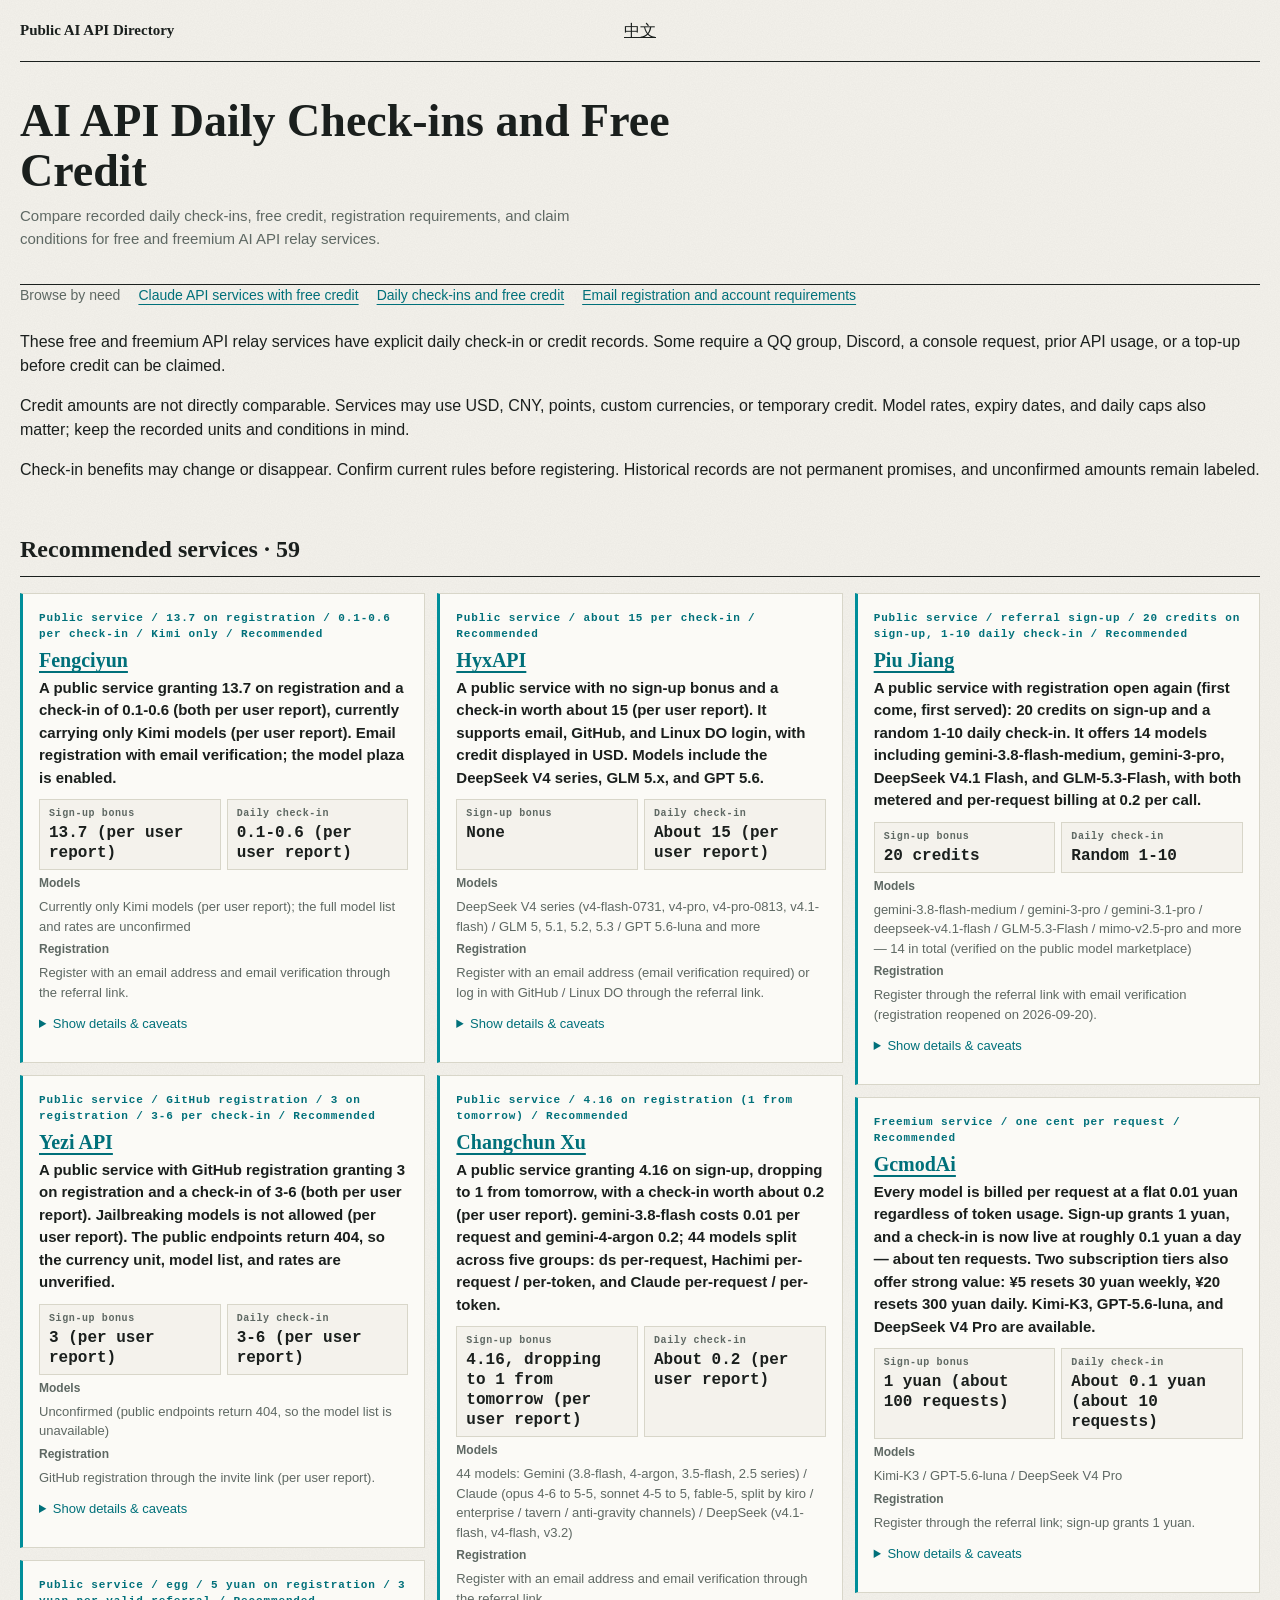
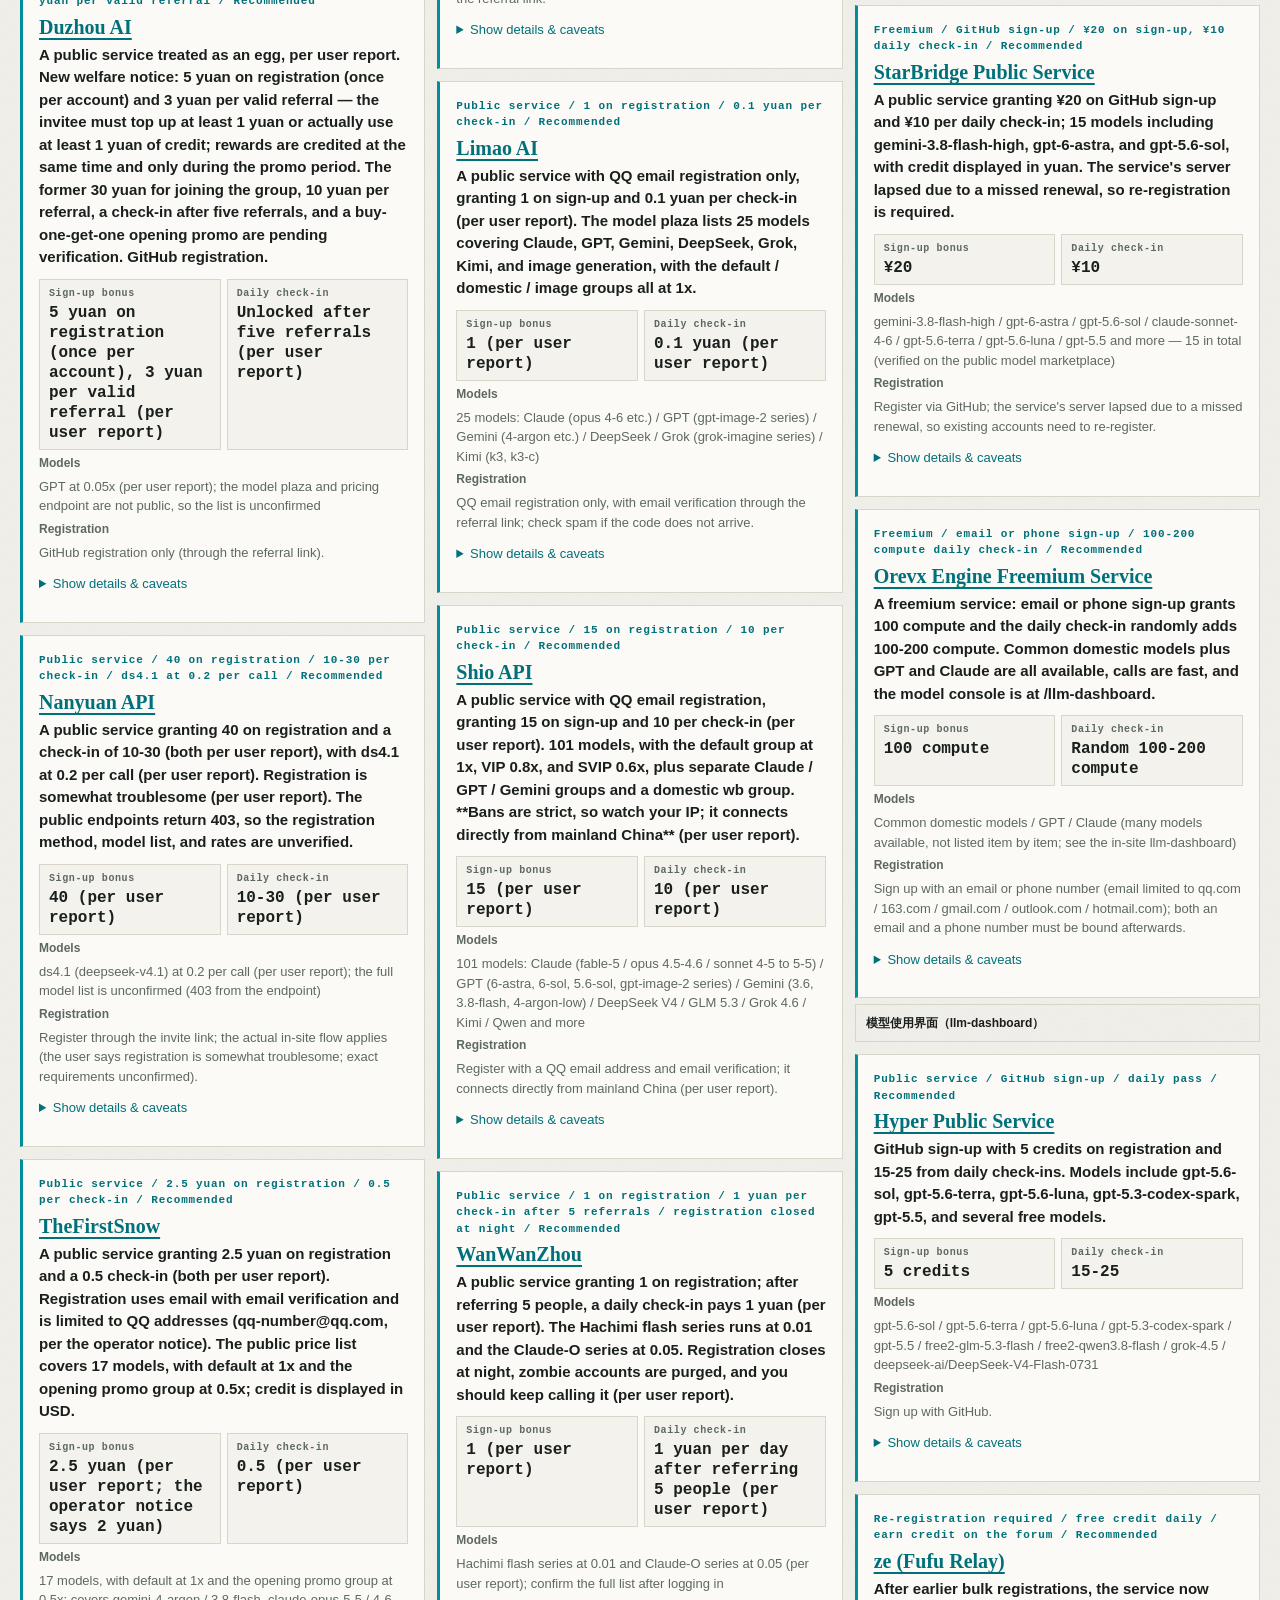
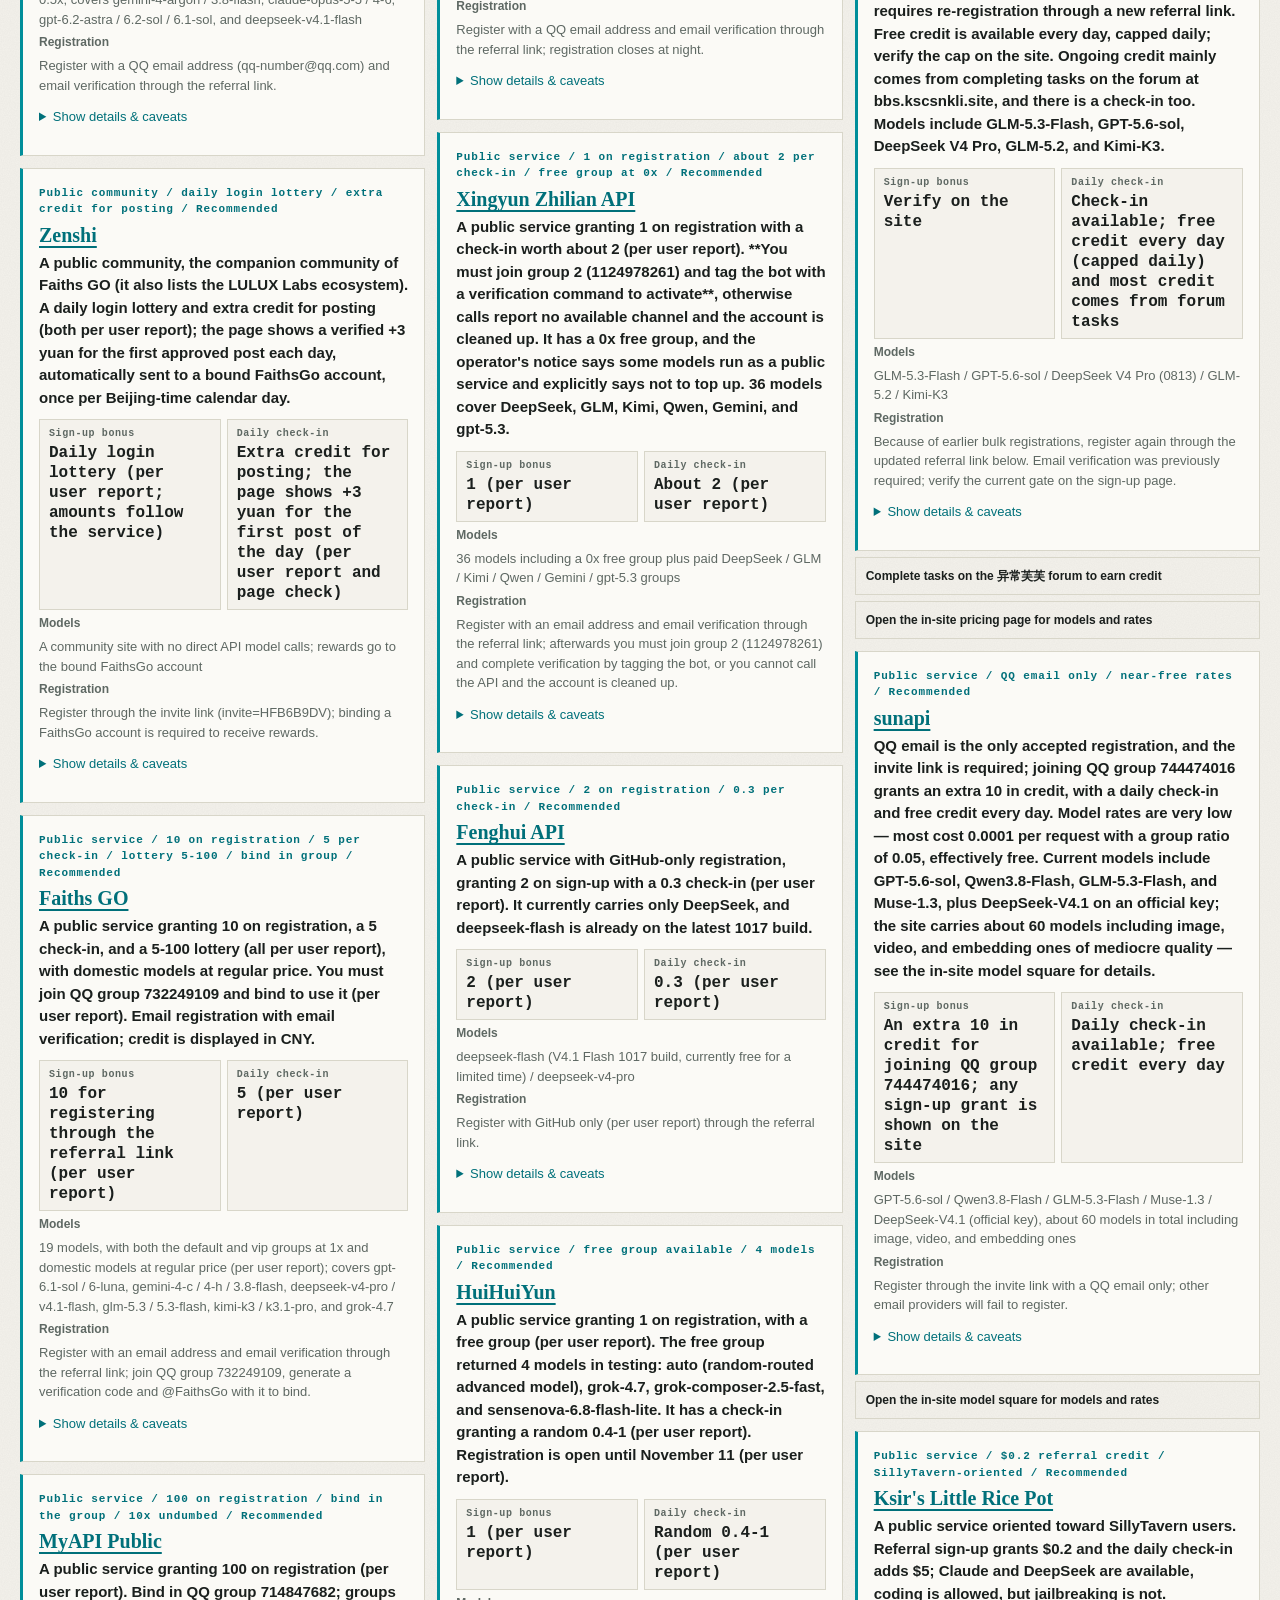
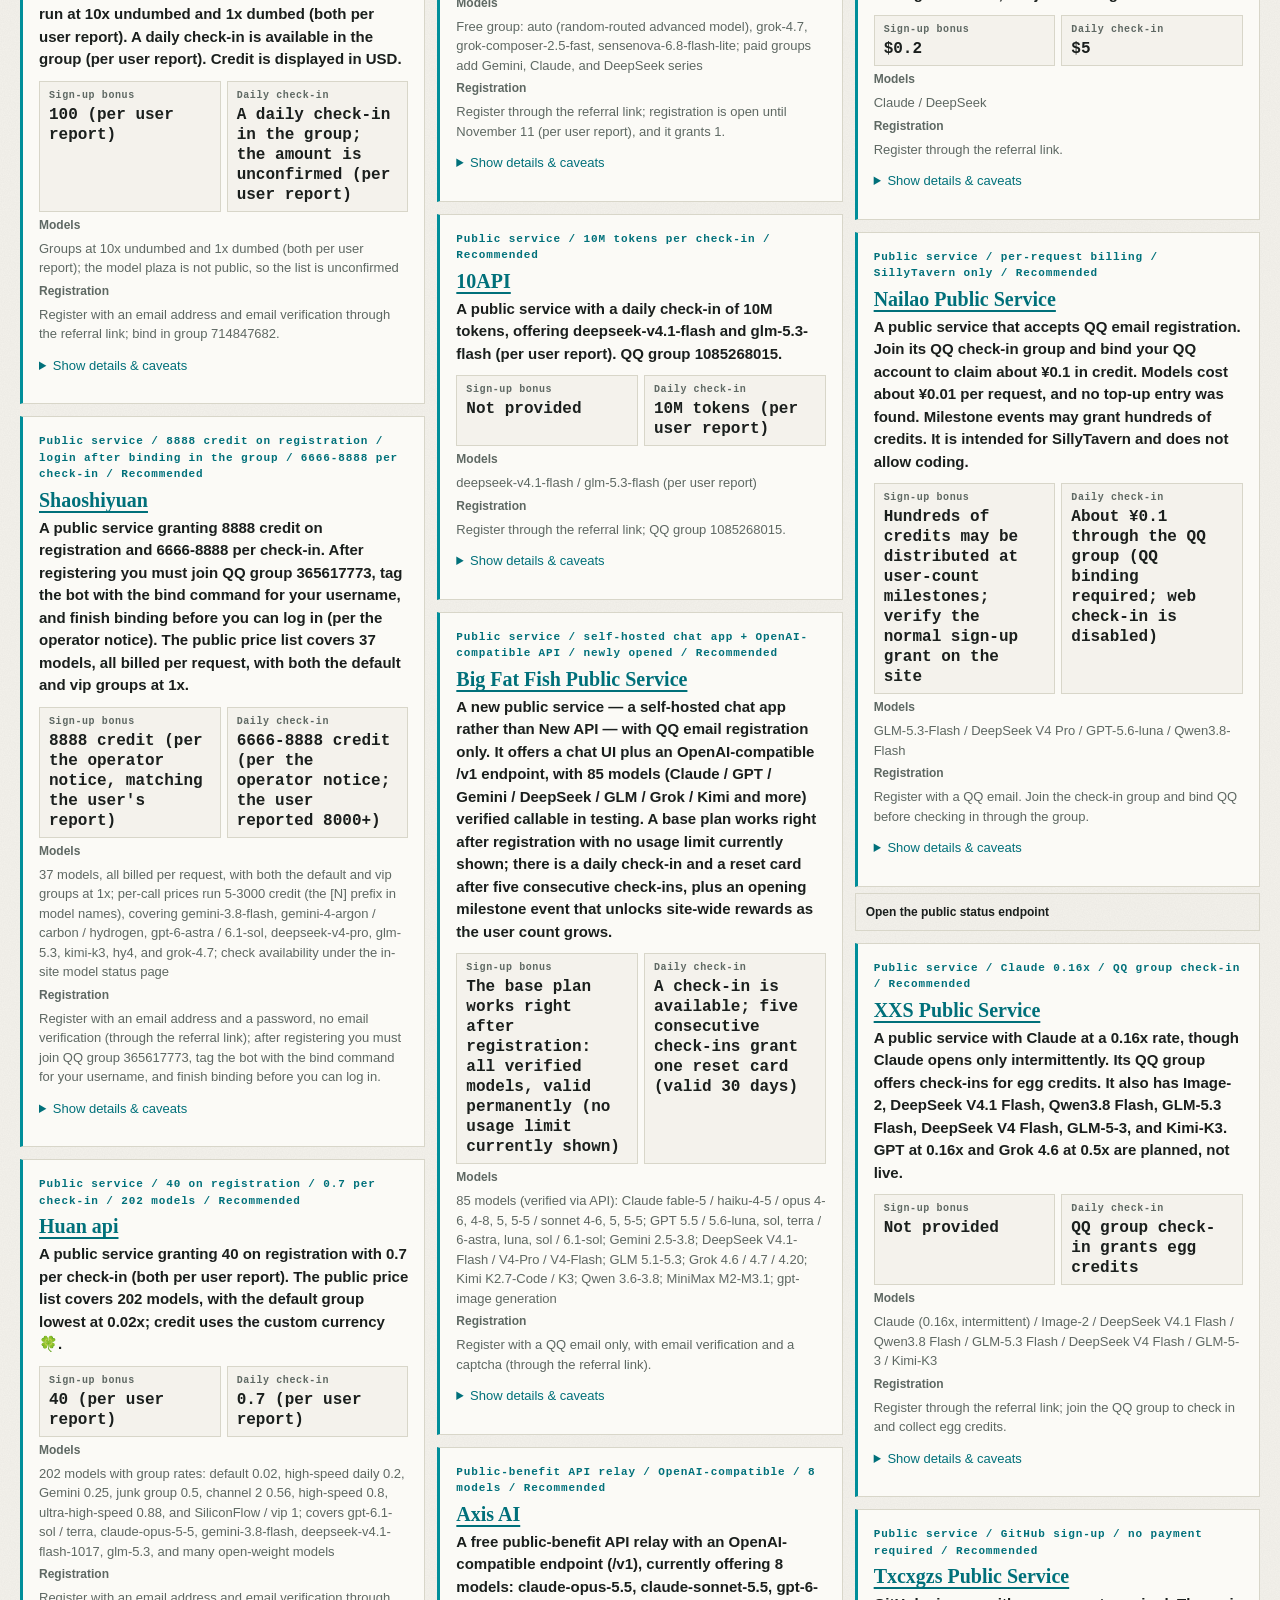
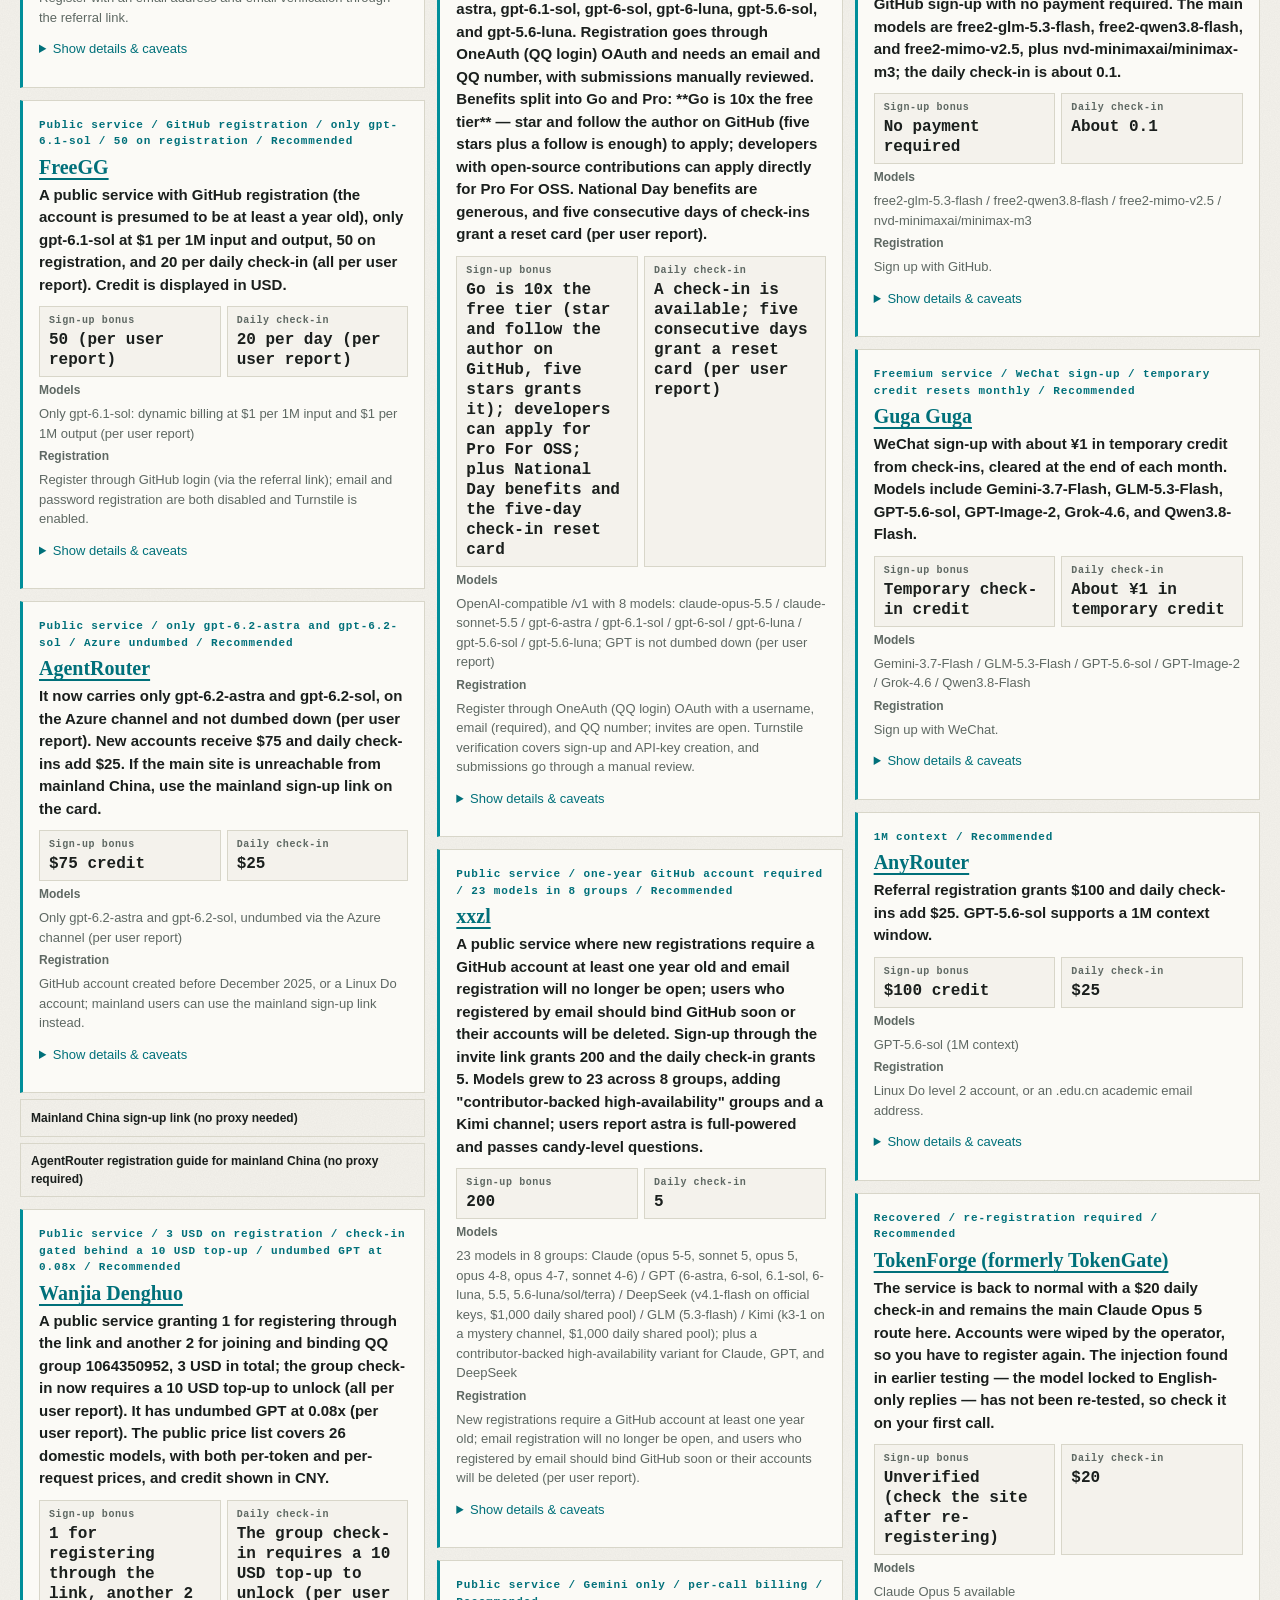
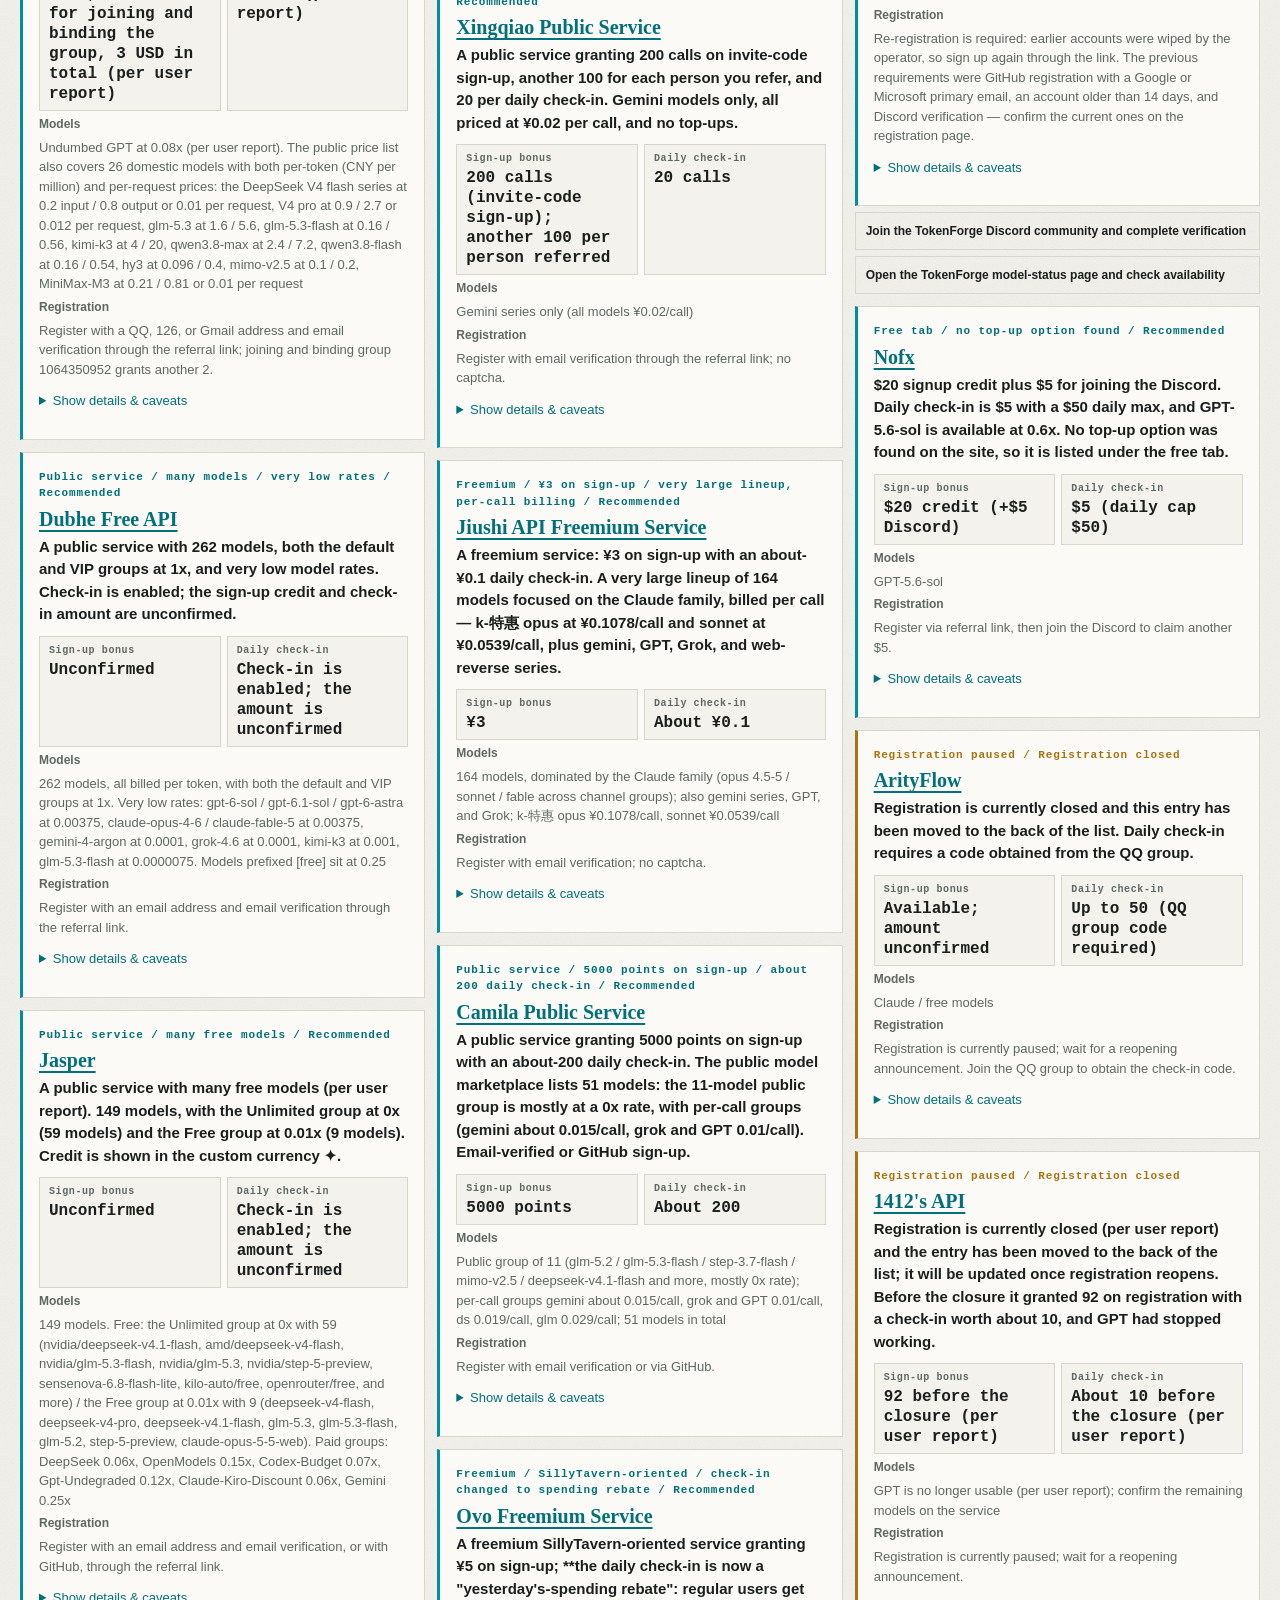
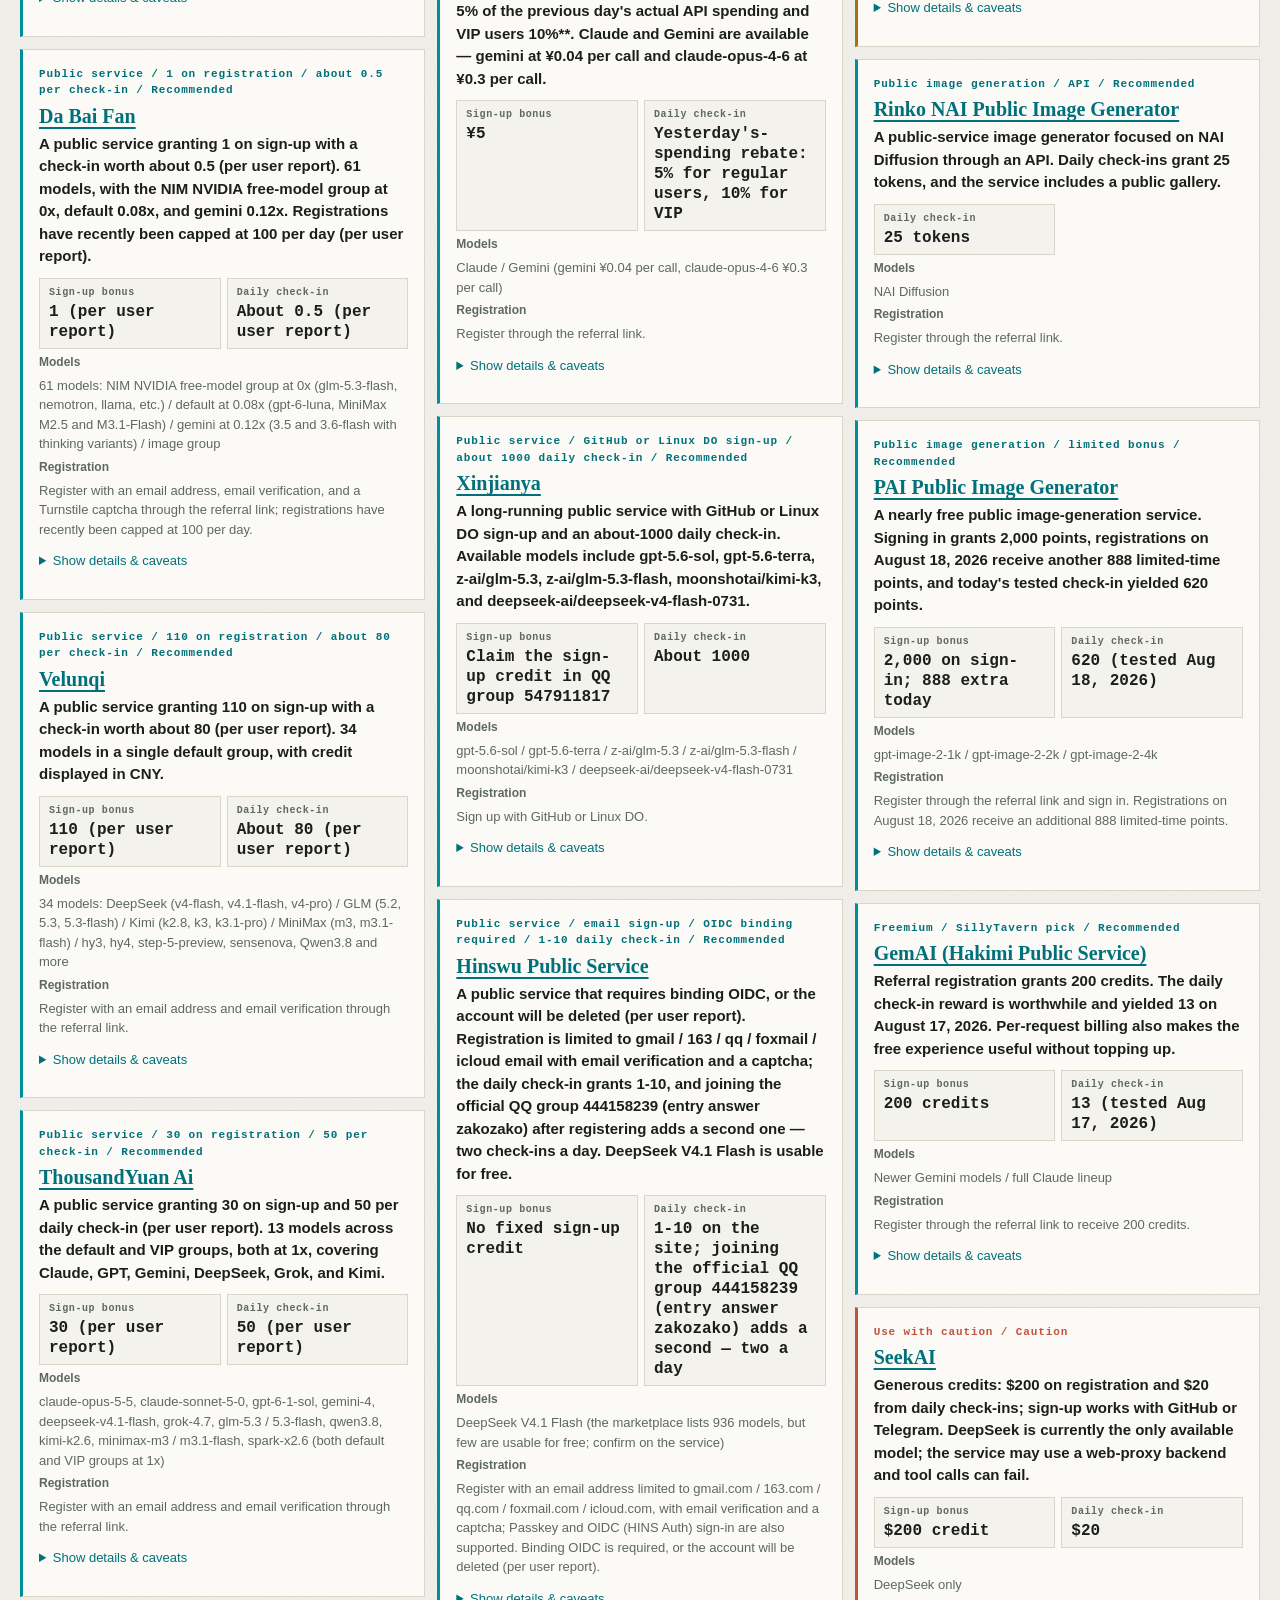
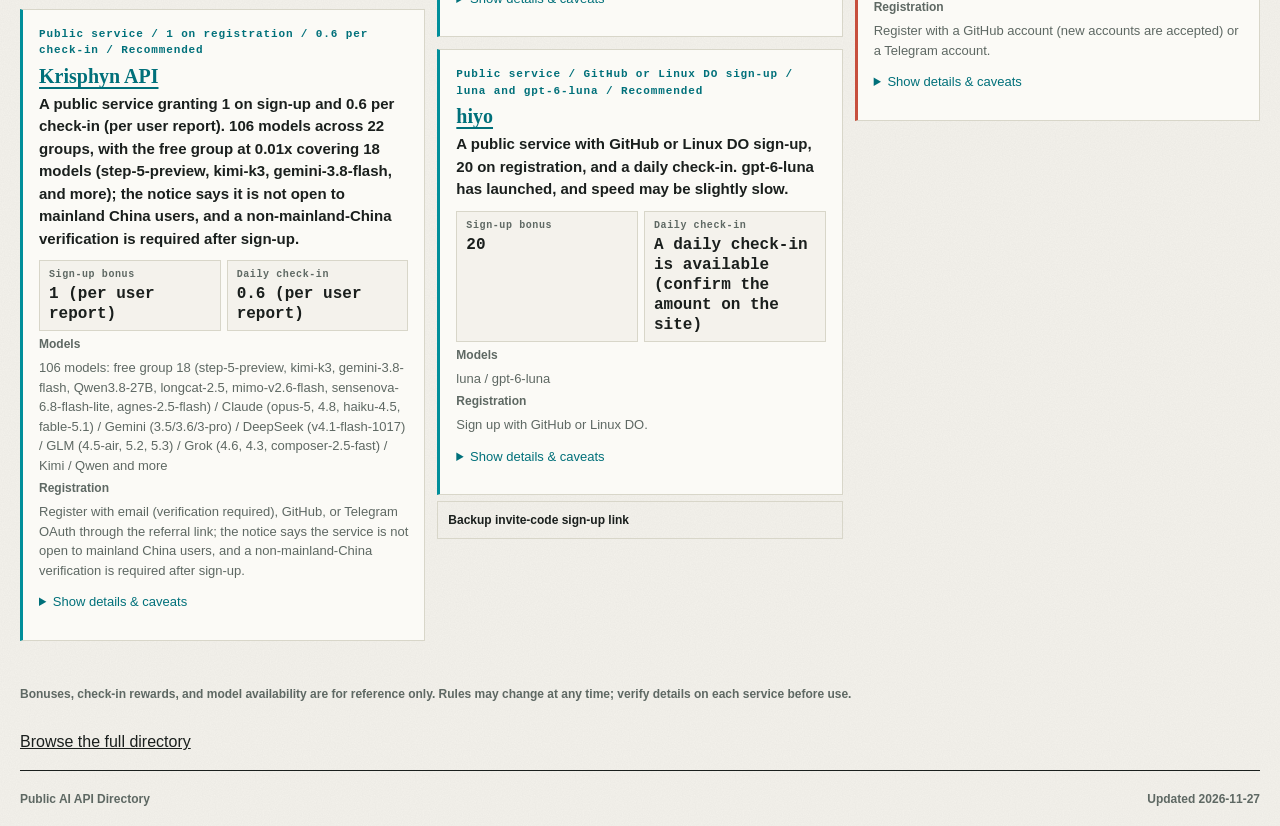
<file: en/topics/daily-checkin/index.html>
<!doctype html>
<html lang="en">
<head>
  <meta charset="UTF-8"><meta name="viewport" content="width=device-width, initial-scale=1.0">
  <title>AI API Daily Check-ins and Free Credit｜Public AI API Directory</title>
  <meta name="description" content="Compare recorded daily check-ins, free credit, registration requirements, and claim conditions for free and freemium AI API relay services.">
  <link rel="canonical" href="https://ytzzjx.github.io/en/topics/daily-checkin/">
  <link rel="alternate" hreflang="zh-Hans" href="https://ytzzjx.github.io/topics/daily-checkin/">
  <link rel="alternate" hreflang="en" href="https://ytzzjx.github.io/en/topics/daily-checkin/">
  <link rel="alternate" hreflang="x-default" href="https://ytzzjx.github.io/topics/daily-checkin/">
  <meta property="og:type" content="website"><meta property="og:url" content="https://ytzzjx.github.io/en/topics/daily-checkin/">
  <meta property="og:title" content="AI API Daily Check-ins and Free Credit"><meta property="og:description" content="Compare recorded daily check-ins, free credit, registration requirements, and claim conditions for free and freemium AI API relay services.">
  <meta property="og:image" content="https://ytzzjx.github.io/og-cover.png">
  <link rel="icon" href="/favicon.svg" type="image/svg+xml"><link rel="stylesheet" href="/styles.css?v=f522ac4e">
  <script type="application/ld+json" id="structured-data">{"@context":"https://schema.org","@type":"ItemList","name":"AI API Daily Check-ins and Free Credit","description":"Compare recorded daily check-ins, free credit, registration requirements, and claim conditions for free and freemium AI API relay services.","url":"https://ytzzjx.github.io/en/topics/daily-checkin/","inLanguage":"en","numberOfItems":59,"itemListElement":[{"@type":"ListItem","position":1,"name":"Fengciyun","description":"A public service granting 13.7 on registration and a check-in of 0.1-0.6 (both per user report), currently carrying only Kimi models (per user report). Email registration with email verification; the model plaza is enabled.","url":"https://ezch.xydaim.cn/register?aff=2C2NQZ3PEQ7F"},{"@type":"ListItem","position":2,"name":"Yezi API","description":"A public service with GitHub registration granting 3 on registration and a check-in of 3-6 (both per user report). Jailbreaking models is not allowed (per user report). The public endpoints return 404, so the currency unit, model list, and rates are unverified.","url":"https://ai.yezi.help:2053/register?lottery_invite=b298cb1d22459ccfb2bbaddd218cb115f32605e9592f5b5275c5fa50f7da1207"},{"@type":"ListItem","position":3,"name":"Duzhou AI","description":"A public service treated as an egg, per user report. New welfare notice: 5 yuan on registration (once per account) and 3 yuan per valid referral — the invitee must top up at least 1 yuan or actually use at least 1 yuan of credit; rewards are credited at the same time and only during the promo period. The former 30 yuan for joining the group, 10 yuan per referral, a check-in after five referrals, and a buy-one-get-one opening promo are pending verification. GitHub registration.","url":"https://duzhouai.ccwu.cc/register?aff=UXDLBD783ZYB"},{"@type":"ListItem","position":4,"name":"Nanyuan API","description":"A public service granting 40 on registration and a check-in of 10-30 (both per user report), with ds4.1 at 0.2 per call (per user report). Registration is somewhat troublesome (per user report). The public endpoints return 403, so the registration method, model list, and rates are unverified.","url":"https://api.nanyuanapi.com/sign-up?aff=iAy9"},{"@type":"ListItem","position":5,"name":"TheFirstSnow","description":"A public service granting 2.5 yuan on registration and a 0.5 check-in (both per user report). Registration uses email with email verification and is limited to QQ addresses (qq-number@qq.com, per the operator notice). The public price list covers 17 models, with default at 1x and the opening promo group at 0.5x; credit is displayed in USD.","url":"https://thefirstsnow.top/sign-up?aff=cUwo"},{"@type":"ListItem","position":6,"name":"Zenshi","description":"A public community, the companion community of Faiths GO (it also lists the LULUX Labs ecosystem). A daily login lottery and extra credit for posting (both per user report); the page shows a verified +3 yuan for the first approved post each day, automatically sent to a bound FaithsGo account, once per Beijing-time calendar day.","url":"https://zenshi.pages.dev/login?invite=HFB6B9DV&next=/forum"},{"@type":"ListItem","position":7,"name":"Faiths GO","description":"A public service granting 10 on registration, a 5 check-in, and a 5-100 lottery (all per user report), with domestic models at regular price. You must join QQ group 732249109 and bind to use it (per user report). Email registration with email verification; credit is displayed in CNY.","url":"https://faithsgo.pages.dev/?ref=LK1e"},{"@type":"ListItem","position":8,"name":"MyAPI Public","description":"A public service granting 100 on registration (per user report). Bind in QQ group 714847682; groups run at 10x undumbed and 1x dumbed (both per user report). A daily check-in is available in the group (per user report). Credit is displayed in USD.","url":"http://free.myaiapi.site:8080/register?aff=KNKXN62DPJ98"},{"@type":"ListItem","position":9,"name":"Shaoshiyuan","description":"A public service granting 8888 credit on registration and 6666-8888 per check-in. After registering you must join QQ group 365617773, tag the bot with the bind command for your username, and finish binding before you can log in (per the operator notice). The public price list covers 37 models, all billed per request, with both the default and vip groups at 1x.","url":"https://shaoshiyuan.xyz/sign-up?aff=asgD"},{"@type":"ListItem","position":10,"name":"Huan api","description":"A public service granting 40 on registration with 0.7 per check-in (both per user report). The public price list covers 202 models, with the default group lowest at 0.02x; credit uses the custom currency 🍀.","url":"https://api.novalyte.cn/sign-up?aff=aLgj"},{"@type":"ListItem","position":11,"name":"FreeGG","description":"A public service with GitHub registration (the account is presumed to be at least a year old), only gpt-6.1-sol at $1 per 1M input and output, 50 on registration, and 20 per daily check-in (all per user report). Credit is displayed in USD.","url":"https://freegg.app/sign-up?aff=Ynwv"},{"@type":"ListItem","position":12,"name":"AgentRouter","description":"It now carries only gpt-6.2-astra and gpt-6.2-sol, on the Azure channel and not dumbed down (per user report). New accounts receive $75 and daily check-ins add $25. If the main site is unreachable from mainland China, use the mainland sign-up link on the card.","url":"https://agentrouter.org/register?aff=i3Xz"},{"@type":"ListItem","position":13,"name":"Wanjia Denghuo","description":"A public service granting 1 for registering through the link and another 2 for joining and binding QQ group 1064350952, 3 USD in total; the group check-in now requires a 10 USD top-up to unlock (all per user report). It has undumbed GPT at 0.08x (per user report). The public price list covers 26 domestic models, with both per-token and per-request prices, and credit shown in CNY.","url":"https://wjapi.vip/register?aff=ZJFB7ZVSEMYJ"},{"@type":"ListItem","position":14,"name":"Dubhe Free API","description":"A public service with 262 models, both the default and VIP groups at 1x, and very low model rates. Check-in is enabled; the sign-up credit and check-in amount are unconfirmed.","url":"https://ai.skill.wales/sign-up?aff=jqc8"},{"@type":"ListItem","position":15,"name":"Jasper","description":"A public service with many free models (per user report). 149 models, with the Unlimited group at 0x (59 models) and the Free group at 0.01x (9 models). Credit is shown in the custom currency ✦.","url":"https://api.yjs.im/sign-up?aff=5uGC"},{"@type":"ListItem","position":16,"name":"Da Bai Fan","description":"A public service granting 1 on sign-up with a check-in worth about 0.5 (per user report). 61 models, with the NIM NVIDIA free-model group at 0x, default 0.08x, and gemini 0.12x. Registrations have recently been capped at 100 per day (per user report).","url":"https://newapi.hkkkj.qzz.io/sign-up?aff=SrUj"},{"@type":"ListItem","position":17,"name":"Velunqi","description":"A public service granting 110 on sign-up with a check-in worth about 80 (per user report). 34 models in a single default group, with credit displayed in CNY.","url":"https://velunqi.asia/sign-up?aff=EHhE"},{"@type":"ListItem","position":18,"name":"ThousandYuan Ai","description":"A public service granting 30 on sign-up and 50 per daily check-in (per user report). 13 models across the default and VIP groups, both at 1x, covering Claude, GPT, Gemini, DeepSeek, Grok, and Kimi.","url":"https://api.thousandyuan.dpdns.org/sign-up?aff=vDuG"},{"@type":"ListItem","position":19,"name":"Krisphyn API","description":"A public service granting 1 on sign-up and 0.6 per check-in (per user report). 106 models across 22 groups, with the free group at 0.01x covering 18 models (step-5-preview, kimi-k3, gemini-3.8-flash, and more); the notice says it is not open to mainland China users, and a non-mainland-China verification is required after sign-up.","url":"https://api.krisphyn.cc/sign-up?aff=RHNm"},{"@type":"ListItem","position":20,"name":"HyxAPI","description":"A public service with no sign-up bonus and a check-in worth about 15 (per user report). It supports email, GitHub, and Linux DO login, with credit displayed in USD. Models include the DeepSeek V4 series, GLM 5.x, and GPT 5.6.","url":"https://hyxware.com/auth?mode=register&aff=iSln"},{"@type":"ListItem","position":21,"name":"Changchun Xu","description":"A public service granting 4.16 on sign-up, dropping to 1 from tomorrow, with a check-in worth about 0.2 (per user report). gemini-3.8-flash costs 0.01 per request and gemini-4-argon 0.2; 44 models split across five groups: ds per-request, Hachimi per-request / per-token, and Claude per-request / per-token.","url":"https://changchunxu.xyz/sign-up?aff=YRjX"},{"@type":"ListItem","position":22,"name":"Limao AI","description":"A public service with QQ email registration only, granting 1 on sign-up and 0.1 yuan per check-in (per user report). The model plaza lists 25 models covering Claude, GPT, Gemini, DeepSeek, Grok, Kimi, and image generation, with the default / domestic / image groups all at 1x.","url":"https://limao-api.com/sign-up?aff=QKlJ"},{"@type":"ListItem","position":23,"name":"Shio API","description":"A public service with QQ email registration, granting 15 on sign-up and 10 per check-in (per user report). 101 models, with the default group at 1x, VIP 0.8x, and SVIP 0.6x, plus separate Claude / GPT / Gemini groups and a domestic wb group. **Bans are strict, so watch your IP; it connects directly from mainland China** (per user report).","url":"https://api.203236.xyz/sign-up"},{"@type":"ListItem","position":24,"name":"WanWanZhou","description":"A public service granting 1 on registration; after referring 5 people, a daily check-in pays 1 yuan (per user report). The Hachimi flash series runs at 0.01 and the Claude-O series at 0.05. Registration closes at night, zombie accounts are purged, and you should keep calling it (per user report).","url":"https://wanwanzhou.top/register?aff=E44252EBQGS2"},{"@type":"ListItem","position":25,"name":"Xingyun Zhilian API","description":"A public service granting 1 on registration with a check-in worth about 2 (per user report). **You must join group 2 (1124978261) and tag the bot with a verification command to activate**, otherwise calls report no available channel and the account is cleaned up. It has a 0x free group, and the operator's notice says some models run as a public service and explicitly says not to top up. 36 models cover DeepSeek, GLM, Kimi, Qwen, Gemini, and gpt-5.3.","url":"https://api.xincloud.top/sign-up?aff=YOv3"},{"@type":"ListItem","position":26,"name":"Fenghui API","description":"A public service with GitHub-only registration, granting 2 on sign-up with a 0.3 check-in (per user report). It currently carries only DeepSeek, and deepseek-flash is already on the latest 1017 build.","url":"https://api.huidev.com/sign-up?aff=SPqL"},{"@type":"ListItem","position":27,"name":"HuiHuiYun","description":"A public service granting 1 on registration, with a free group (per user report). The free group returned 4 models in testing: auto (random-routed advanced model), grok-4.7, grok-composer-2.5-fast, and sensenova-6.8-flash-lite. It has a check-in granting a random 0.4-1 (per user report). Registration is open until November 11 (per user report).","url":"https://api.huihuiyun.top/register?aff=AHAL3TAU466P"},{"@type":"ListItem","position":28,"name":"10API","description":"A public service with a daily check-in of 10M tokens, offering deepseek-v4.1-flash and glm-5.3-flash (per user report). QQ group 1085268015.","url":"https://nextapi.store/login?inv=INVY5KXY1ZN"},{"@type":"ListItem","position":29,"name":"Big Fat Fish Public Service","description":"A new public service — a self-hosted chat app rather than New API — with QQ email registration only. It offers a chat UI plus an OpenAI-compatible /v1 endpoint, with 85 models (Claude / GPT / Gemini / DeepSeek / GLM / Grok / Kimi and more) verified callable in testing. A base plan works right after registration with no usage limit currently shown; there is a daily check-in and a reset card after five consecutive check-ins, plus an opening milestone event that unlocks site-wide rewards as the user count grows.","url":"https://arc.103-121-95-72.sslip.io/register?invite=XXPSNBJP"},{"@type":"ListItem","position":30,"name":"Axis AI","description":"A free public-benefit API relay with an OpenAI-compatible endpoint (/v1), currently offering 8 models: claude-opus-5.5, claude-sonnet-5.5, gpt-6-astra, gpt-6.1-sol, gpt-6-sol, gpt-6-luna, gpt-5.6-sol, and gpt-5.6-luna. Registration goes through OneAuth (QQ login) OAuth and needs an email and QQ number, with submissions manually reviewed. Benefits split into Go and Pro: **Go is 10x the free tier** — star and follow the author on GitHub (five stars plus a follow is enough) to apply; developers with open-source contributions can apply directly for Pro For OSS. National Day benefits are generous, and five consecutive days of check-ins grant a reset card (per user report).","url":"https://ai.onyxaxis.org/register?invite=AMMRWZ5P"},{"@type":"ListItem","position":31,"name":"xxzl","description":"A public service where new registrations require a GitHub account at least one year old and email registration will no longer be open; users who registered by email should bind GitHub soon or their accounts will be deleted. Sign-up through the invite link grants 200 and the daily check-in grants 5. Models grew to 23 across 8 groups, adding \"contributor-backed high-availability\" groups and a Kimi channel; users report astra is full-powered and passes candy-level questions.","url":"https://ai.1tim.com/sign-up?aff=TyKU"},{"@type":"ListItem","position":32,"name":"Xingqiao Public Service","description":"A public service granting 200 calls on invite-code sign-up, another 100 for each person you refer, and 20 per daily check-in. Gemini models only, all priced at ¥0.02 per call, and no top-ups.","url":"https://xingqiao.chat/sign-up?aff=11NC"},{"@type":"ListItem","position":33,"name":"Jiushi API Freemium Service","description":"A freemium service: ¥3 on sign-up with an about-¥0.1 daily check-in. A very large lineup of 164 models focused on the Claude family, billed per call — k-特惠 opus at ¥0.1078/call and sonnet at ¥0.0539/call, plus gemini, GPT, Grok, and web-reverse series.","url":"https://api.jiushi.xin/register?aff=KQiA"},{"@type":"ListItem","position":34,"name":"Camila Public Service","description":"A public service granting 5000 points on sign-up with an about-200 daily check-in. The public model marketplace lists 51 models: the 11-model public group is mostly at a 0x rate, with per-call groups (gemini about 0.015/call, grok and GPT 0.01/call). Email-verified or GitHub sign-up.","url":"https://free.camila.qzz.io/sign-up?aff=qF18"},{"@type":"ListItem","position":35,"name":"Ovo Freemium Service","description":"A freemium SillyTavern-oriented service granting ¥5 on sign-up; **the daily check-in is now a \"yesterday's-spending rebate\": regular users get 5% of the previous day's actual API spending and VIP users 10%**. Claude and Gemini are available — gemini at ¥0.04 per call and claude-opus-4-6 at ¥0.3 per call.","url":"https://ovoapi.cn/sign-up?aff=st79"},{"@type":"ListItem","position":36,"name":"Xinjianya","description":"A long-running public service with GitHub or Linux DO sign-up and an about-1000 daily check-in. Available models include gpt-5.6-sol, gpt-5.6-terra, z-ai/glm-5.3, z-ai/glm-5.3-flash, moonshotai/kimi-k3, and deepseek-ai/deepseek-v4-flash-0731.","url":"https://new.xinjianya.top/register?aff=NTKW"},{"@type":"ListItem","position":37,"name":"Hinswu Public Service","description":"A public service that requires binding OIDC, or the account will be deleted (per user report). Registration is limited to gmail / 163 / qq / foxmail / icloud email with email verification and a captcha; the daily check-in grants 1-10, and joining the official QQ group 444158239 (entry answer zakozako) after registering adds a second one — two check-ins a day. DeepSeek V4.1 Flash is usable for free.","url":"https://new.ai.hinswu.top/sign-up?aff=L6as"},{"@type":"ListItem","position":38,"name":"hiyo","description":"A public service with GitHub or Linux DO sign-up, 20 on registration, and a daily check-in. gpt-6-luna has launched, and speed may be slightly slow.","url":"https://free.hiyo.top/register?aff=ASBDCX98PNNG"},{"@type":"ListItem","position":39,"name":"Piu Jiang","description":"A public service with registration open again (first come, first served): 20 credits on sign-up and a random 1-10 daily check-in. It offers 14 models including gemini-3.8-flash-medium, gemini-3-pro, DeepSeek V4.1 Flash, and GLM-5.3-Flash, with both metered and per-request billing at 0.2 per call.","url":"https://piu.du4s.com/sign-up?aff=SjXZ"},{"@type":"ListItem","position":40,"name":"GcmodAi","description":"Every model is billed per request at a flat 0.01 yuan regardless of token usage. Sign-up grants 1 yuan, and a check-in is now live at roughly 0.1 yuan a day — about ten requests. Two subscription tiers also offer strong value: ¥5 resets 30 yuan weekly, ¥20 resets 300 yuan daily. Kimi-K3, GPT-5.6-luna, and DeepSeek V4 Pro are available.","url":"https://gcmod.bond/register?aff=4wem"},{"@type":"ListItem","position":41,"name":"StarBridge Public Service","description":"A public service granting ¥20 on GitHub sign-up and ¥10 per daily check-in; 15 models including gemini-3.8-flash-high, gpt-6-astra, and gpt-5.6-sol, with credit displayed in yuan. The service's server lapsed due to a missed renewal, so re-registration is required.","url":"https://api.careke.cn/sign-up?aff=MYwA"},{"@type":"ListItem","position":42,"name":"Orevx Engine Freemium Service","description":"A freemium service: email or phone sign-up grants 100 compute and the daily check-in randomly adds 100-200 compute. Common domestic models plus GPT and Claude are all available, calls are fast, and the model console is at /llm-dashboard.","url":"https://orevx.ai/login?mode=register&inviteCode=FAGCRGAT"},{"@type":"ListItem","position":43,"name":"Hyper Public Service","description":"GitHub sign-up with 5 credits on registration and 15-25 from daily check-ins. Models include gpt-5.6-sol, gpt-5.6-terra, gpt-5.6-luna, gpt-5.3-codex-spark, gpt-5.5, and several free models.","url":"https://ai.hyper.nyc.mn/sign-up?aff=IY2B"},{"@type":"ListItem","position":44,"name":"ze (Fufu Relay)","description":"After earlier bulk registrations, the service now requires re-registration through a new referral link. Free credit is available every day, capped daily; verify the cap on the site. Ongoing credit mainly comes from completing tasks on the forum at bbs.kscsnkli.site, and there is a check-in too. Models include GLM-5.3-Flash, GPT-5.6-sol, DeepSeek V4 Pro, GLM-5.2, and Kimi-K3.","url":"https://api2.kscsnkli.site/sign-up?aff=IE8H"},{"@type":"ListItem","position":45,"name":"sunapi","description":"QQ email is the only accepted registration, and the invite link is required; joining QQ group 744474016 grants an extra 10 in credit, with a daily check-in and free credit every day. Model rates are very low — most cost 0.0001 per request with a group ratio of 0.05, effectively free. Current models include GPT-5.6-sol, Qwen3.8-Flash, GLM-5.3-Flash, and Muse-1.3, plus DeepSeek-V4.1 on an official key; the site carries about 60 models including image, video, and embedding ones of mediocre quality — see the in-site model square for details.","url":"https://sunapi.5201201314.top/sign-up?aff=rF1K"},{"@type":"ListItem","position":46,"name":"Ksir's Little Rice Pot","description":"A public service oriented toward SillyTavern users. Referral sign-up grants $0.2 and the daily check-in adds $5; Claude and DeepSeek are available, coding is allowed, but jailbreaking is not.","url":"https://api.biliksir.ggff.net/sign-up?aff=q3ep"},{"@type":"ListItem","position":47,"name":"Nailao Public Service","description":"A public service that accepts QQ email registration. Join its QQ check-in group and bind your QQ account to claim about ¥0.1 in credit. Models cost about ¥0.01 per request, and no top-up entry was found. Milestone events may grant hundreds of credits. It is intended for SillyTavern and does not allow coding.","url":"https://nailao.biz/sign-up?aff=8KMU"},{"@type":"ListItem","position":48,"name":"XXS Public Service","description":"A public service with Claude at a 0.16x rate, though Claude opens only intermittently. Its QQ group offers check-ins for egg credits. It also has Image-2, DeepSeek V4.1 Flash, Qwen3.8 Flash, GLM-5.3 Flash, DeepSeek V4 Flash, GLM-5-3, and Kimi-K3. GPT at 0.16x and Grok 4.6 at 0.5x are planned, not live.","url":"https://xxs.l.cd/sign-up?aff=q6G2"},{"@type":"ListItem","position":49,"name":"Txcxgzs Public Service","description":"GitHub sign-up with no payment required. The main models are free2-glm-5.3-flash, free2-qwen3.8-flash, and free2-mimo-v2.5, plus nvd-minimaxai/minimax-m3; the daily check-in is about 0.1.","url":"https://ai.txcxgzs.com/sign-up?aff=VegH"},{"@type":"ListItem","position":50,"name":"Guga Guga","description":"WeChat sign-up with about ¥1 in temporary credit from check-ins, cleared at the end of each month. Models include Gemini-3.7-Flash, GLM-5.3-Flash, GPT-5.6-sol, GPT-Image-2, Grok-4.6, and Qwen3.8-Flash.","url":"https://ai.xmiaom.com/sign-up?aff=04Qy"},{"@type":"ListItem","position":51,"name":"AnyRouter","description":"Referral registration grants $100 and daily check-ins add $25. GPT-5.6-sol supports a 1M context window.","url":"https://anyrouter.top/register?aff=LJPP"},{"@type":"ListItem","position":52,"name":"TokenForge (formerly TokenGate)","description":"The service is back to normal with a $20 daily check-in and remains the main Claude Opus 5 route here. Accounts were wiped by the operator, so you have to register again. The injection found in earlier testing — the model locked to English-only replies — has not been re-tested, so check it on your first call.","url":"https://tokenforge.ai.studio/sign-up?aff=iheu"},{"@type":"ListItem","position":53,"name":"Nofx","description":"$20 signup credit plus $5 for joining the Discord. Daily check-in is $5 with a $50 daily max, and GPT-5.6-sol is available at 0.6x. No top-up option was found on the site, so it is listed under the free tab.","url":"https://nofx.one/zh-CN/sign-in?ref=PWF8Z79Q"},{"@type":"ListItem","position":54,"name":"ArityFlow","description":"Registration is currently closed and this entry has been moved to the back of the list. Daily check-in requires a code obtained from the QQ group.","url":"https://www.arityflow.top/sign-up?aff=PTiI"},{"@type":"ListItem","position":55,"name":"1412's API","description":"Registration is currently closed (per user report) and the entry has been moved to the back of the list; it will be updated once registration reopens. Before the closure it granted 92 on registration with a check-in worth about 10, and GPT had stopped working.","url":"https://napi.kid1412.qzz.io/sign-up?aff=hHM0"},{"@type":"ListItem","position":56,"name":"Rinko NAI Public Image Generator","description":"A public-service image generator focused on NAI Diffusion through an API. Daily check-ins grant 25 tokens, and the service includes a public gallery.","url":"https://nai.rinko.ai/sign-up?aff=OQhG"},{"@type":"ListItem","position":57,"name":"PAI Public Image Generator","description":"A nearly free public image-generation service. Signing in grants 2,000 points, registrations on August 18, 2026 receive another 888 limited-time points, and today's tested check-in yielded 620 points.","url":"https://pai.zaiduyu.top/#/auth?ref=EA5364BCCDE4"},{"@type":"ListItem","position":58,"name":"GemAI (Hakimi Public Service)","description":"Referral registration grants 200 credits. The daily check-in reward is worthwhile and yielded 13 on August 17, 2026. Per-request billing also makes the free experience useful without topping up.","url":"https://api.gemai.cc/sign-up?aff=8Ouk3uT6"},{"@type":"ListItem","position":59,"name":"SeekAI","description":"Generous credits: $200 on registration and $20 from daily check-ins; sign-up works with GitHub or Telegram. DeepSeek is currently the only available model; the service may use a web-proxy backend and tool calls can fail.","url":"https://seekai.cc/sign-up?aff=NzMk"}]}</script>
</head>
<body>
  <header class="site-header"><a class="brand" href="/en/">Public AI API Directory</a>
    <a href="/topics/daily-checkin/" lang="zh-CN">中文</a>
  </header>
  <main>
    <section class="intro-section"><div class="intro-copy"><h1>AI API Daily Check-ins and Free Credit</h1><p class="intro-text">Compare recorded daily check-ins, free credit, registration requirements, and claim conditions for free and freemium AI API relay services.</p></div></section>
    <nav class="topic-links" aria-label="Browse by need">
  <span>Browse by need</span>
  <a href="/en/topics/claude/">Claude API services with free credit</a>
<a href="/en/topics/daily-checkin/">Daily check-ins and free credit</a>
<a href="/en/topics/registration/">Email registration and account requirements</a>
</nav>
    <section class="topic-guide" aria-label="How to use this list"><p>These free and freemium API relay services have explicit daily check-in or credit records. Some require a QQ group, Discord, a console request, prior API usage, or a top-up before credit can be claimed.</p>
<p>Credit amounts are not directly comparable. Services may use USD, CNY, points, custom currencies, or temporary credit. Model rates, expiry dates, and daily caps also matter; keep the recorded units and conditions in mind.</p>
<p>Check-in benefits may change or disappear. Confirm current rules before registering. Historical records are not permanent promises, and unconfirmed amounts remain labeled.</p></section>
    <section class="feed-section" aria-labelledby="topic-services"><div class="section-heading"><h2 id="topic-services">Recommended services · 59</h2></div><div class="feed-list"><article class="feed-item" data-tone="active" data-entry-name="风辞云">
    <div class="feed-card"><div class="entry-content">
      <p class="entry-kind">Public service / 13.7 on registration / 0.1-0.6 per check-in / Kimi only / Recommended</p>
      <h3><a class="static-entry-link" href="https://ezch.xydaim.cn/register?aff=2C2NQZ3PEQ7F" target="_blank" rel="noreferrer">Fengciyun</a></h3>
      <p class="entry-description">A public service granting 13.7 on registration and a check-in of 0.1-0.6 (both per user report), currently carrying only Kimi models (per user report). Email registration with email verification; the model plaza is enabled.</p>
      <div class="entry-quota"><div class="quota-cell"><span class="quota-label">Sign-up bonus</span><strong class="quota-value">13.7 (per user report)</strong></div><div class="quota-cell"><span class="quota-label">Daily check-in</span><strong class="quota-value">0.1-0.6 (per user report)</strong></div></div>
      <div class="entry-info-row"><span class="entry-info-label">Models</span><p class="registration-text">Currently only Kimi models (per user report); the full model list and rates are unconfirmed</p></div>
      <div class="entry-info-row"><span class="entry-info-label">Registration</span><p class="registration-text">Register with an email address and email verification through the referral link.</p></div>
      <details class="static-entry-details"><summary>Show details &amp; caveats</summary>
        <p class="entry-details">The service calls itself Fengciyun (ezch.xydaim.cn), an AI API gateway; its public homepage config shows email registration with verification, no GitHub / Linux DO / Google login or Turnstile, the model plaza enabled, payments enabled, and affiliate enabled. Registration grants 13.7 and the check-in is 0.1-0.6, and it currently carries only Kimi models (all per user report); it replaces Yicixun (acf.xydaim.cn), which has been renamed and moved to this domain, and the old domain is no longer in use. The full model list and rates are unconfirmed.</p>
        <div class="entry-info-row"><span class="entry-info-label">Experience</span><p class="registration-text">13.7 on registration and a 0.1-0.6 check-in; currently Kimi models only (all per user report)</p></div><div class="entry-info-row"><span class="entry-info-label">Caution</span><p class="registration-text">The sign-up credit, check-in amount, and model list are all per user report — confirm them on the service. Kimi-only is a current snapshot and the operator may add models at any time. The public pricing endpoint returns 404 and the model plaza requires login, so rates and the currency unit are unconfirmed.</p></div>
        <ul class="benefit-tags"><li>Public service</li><li>Email registration</li><li>13.7 on registration</li><li>0.1-0.6 per check-in</li><li>Kimi models only</li></ul>
      </details>
    </div></div>
  </article>
<article class="feed-item" data-tone="active" data-entry-name="Yezi API">
    <div class="feed-card"><div class="entry-content">
      <p class="entry-kind">Public service / GitHub registration / 3 on registration / 3-6 per check-in / Recommended</p>
      <h3><a class="static-entry-link" href="https://ai.yezi.help:2053/register?lottery_invite=b298cb1d22459ccfb2bbaddd218cb115f32605e9592f5b5275c5fa50f7da1207" target="_blank" rel="noreferrer">Yezi API</a></h3>
      <p class="entry-description">A public service with GitHub registration granting 3 on registration and a check-in of 3-6 (both per user report). Jailbreaking models is not allowed (per user report). The public endpoints return 404, so the currency unit, model list, and rates are unverified.</p>
      <div class="entry-quota"><div class="quota-cell"><span class="quota-label">Sign-up bonus</span><strong class="quota-value">3 (per user report)</strong></div><div class="quota-cell"><span class="quota-label">Daily check-in</span><strong class="quota-value">3-6 (per user report)</strong></div></div>
      <div class="entry-info-row"><span class="entry-info-label">Models</span><p class="registration-text">Unconfirmed (public endpoints return 404, so the model list is unavailable)</p></div>
      <div class="entry-info-row"><span class="entry-info-label">Registration</span><p class="registration-text">GitHub registration through the invite link (per user report).</p></div>
      <details class="static-entry-details"><summary>Show details &amp; caveats</summary>
        <p class="entry-details">The name is taken from the domain for now: Yezi API (ai.yezi.help:2053), running Sub2API with the page title Sub2API - AI API Gateway. Registration uses GitHub (per user report); registration grants 3 and the check-in is 3-6 (both per user report); jailbreaking models is not allowed (per user report). The homepage and /api/status, /api/pricing, /api/notice and other common public endpoints all return 404, so the in-site config, currency unit, model list, and group rates are unverified.</p>
        <div class="entry-info-row"><span class="entry-info-label">Experience</span><p class="registration-text">3 on registration and a 3-6 check-in; jailbreaking models is not allowed (all per user report)</p></div><div class="entry-info-row"><span class="entry-info-label">Caution</span><p class="registration-text">The sign-up credit, check-in amount, and GitHub registration are all per user report — confirm them on the service. Jailbreaking models is not allowed (per user report). The public endpoints return 404, so the currency unit, model list, and group rates are unverified.</p></div>
        <ul class="benefit-tags"><li>Public service</li><li>GitHub registration</li><li>3 on registration</li><li>3-6 per check-in</li><li>No jailbreaking</li></ul>
      </details>
    </div></div>
  </article>
<article class="feed-item" data-tone="active" data-entry-name="渡舟AI">
    <div class="feed-card"><div class="entry-content">
      <p class="entry-kind">Public service / egg / 5 yuan on registration / 3 yuan per valid referral / Recommended</p>
      <h3><a class="static-entry-link" href="https://duzhouai.ccwu.cc/register?aff=UXDLBD783ZYB" target="_blank" rel="noreferrer">Duzhou AI</a></h3>
      <p class="entry-description">A public service treated as an egg, per user report. New welfare notice: 5 yuan on registration (once per account) and 3 yuan per valid referral — the invitee must top up at least 1 yuan or actually use at least 1 yuan of credit; rewards are credited at the same time and only during the promo period. The former 30 yuan for joining the group, 10 yuan per referral, a check-in after five referrals, and a buy-one-get-one opening promo are pending verification. GitHub registration.</p>
      <div class="entry-quota"><div class="quota-cell"><span class="quota-label">Sign-up bonus</span><strong class="quota-value">5 yuan on registration (once per account), 3 yuan per valid referral (per user report)</strong></div><div class="quota-cell"><span class="quota-label">Daily check-in</span><strong class="quota-value">Unlocked after five referrals (per user report)</strong></div></div>
      <div class="entry-info-row"><span class="entry-info-label">Models</span><p class="registration-text">GPT at 0.05x (per user report); the model plaza and pricing endpoint are not public, so the list is unconfirmed</p></div>
      <div class="entry-info-row"><span class="entry-info-label">Registration</span><p class="registration-text">GitHub registration only (through the referral link).</p></div>
      <details class="static-entry-details"><summary>Show details &amp; caveats</summary>
        <p class="entry-details">The service calls itself Duzhou AI (duzhouai.ccwu.cc), an AI API gateway; its public homepage config shows GitHub-only registration, with referral rewards, check-in, redemption codes, and payments enabled, and the model plaza disabled. New welfare notice (per user report): welfare one, 5 yuan on registration, claimable after signing up, once per account; welfare two, 3 yuan for each valid referral — a valid invitee must top up at least 1 yuan or actually use at least 1 yuan of credit, and the reward is credited at the same time, only during the promo period. Former figures were 5 on registration, 30 for joining the group (the operator said it would be sent the next morning), 10 per referral, GPT at 0.05x, a check-in after five referrals, and a buy-one-get-one opening promo; anything inconsistent with the new notice is pending verification. Contact QQ 202227370 from the site config. The model plaza and pricing endpoint are not public, so the model list is unconfirmed.</p>
        <div class="entry-info-row"><span class="entry-info-label">Experience</span><p class="registration-text">5 yuan on registration and 3 yuan per valid referral (per user report); GPT at 0.05x</p></div><div class="entry-info-row"><span class="entry-info-label">Caution</span><p class="registration-text">A big egg per user report: only the free credit has been claimed, the paid experience is unverified, so top up with caution. New welfare notice: 5 yuan on registration once per account and 3 yuan per valid referral (the invitee must top up or use at least 1 yuan), credited at the same time and only during the promo period; confirm amounts on the service. The former 30 for joining the group, 10 per referral, check-in after five referrals, and buy-one-get-one opening promo conflict with the new notice and are pending verification. The model plaza and pricing endpoint are not public; GPT at 0.05x is per user report.</p></div>
        <ul class="benefit-tags"><li>Public service</li><li>Egg credit</li><li>5 yuan on registration</li><li>3 yuan per valid referral</li><li>Credited at the same time</li><li>GPT at 0.05x</li></ul>
      </details>
    </div></div>
  </article>
<article class="feed-item" data-tone="active" data-entry-name="南源API">
    <div class="feed-card"><div class="entry-content">
      <p class="entry-kind">Public service / 40 on registration / 10-30 per check-in / ds4.1 at 0.2 per call / Recommended</p>
      <h3><a class="static-entry-link" href="https://api.nanyuanapi.com/sign-up?aff=iAy9" target="_blank" rel="noreferrer">Nanyuan API</a></h3>
      <p class="entry-description">A public service granting 40 on registration and a check-in of 10-30 (both per user report), with ds4.1 at 0.2 per call (per user report). Registration is somewhat troublesome (per user report). The public endpoints return 403, so the registration method, model list, and rates are unverified.</p>
      <div class="entry-quota"><div class="quota-cell"><span class="quota-label">Sign-up bonus</span><strong class="quota-value">40 (per user report)</strong></div><div class="quota-cell"><span class="quota-label">Daily check-in</span><strong class="quota-value">10-30 (per user report)</strong></div></div>
      <div class="entry-info-row"><span class="entry-info-label">Models</span><p class="registration-text">ds4.1 (deepseek-v4.1) at 0.2 per call (per user report); the full model list is unconfirmed (403 from the endpoint)</p></div>
      <div class="entry-info-row"><span class="entry-info-label">Registration</span><p class="registration-text">Register through the invite link; the actual in-site flow applies (the user says registration is somewhat troublesome; exact requirements unconfirmed).</p></div>
      <details class="static-entry-details"><summary>Show details &amp; caveats</summary>
        <p class="entry-details">The service calls itself Nanyuan API (api.nanyuanapi.com). Registration grants 40, the daily check-in 10-30, and ds4.1 (deepseek-v4.1) costs 0.2 per call (all per user report); registration is somewhat troublesome (per user report, exact flow follows the service). The homepage and /api/status and /api/pricing all return 403 (nginx Forbidden) both directly and through the proxy, so the in-site name, registration method, currency unit, model list, and group rates could not be read and remain unconfirmed.</p>
        <div class="entry-info-row"><span class="entry-info-label">Experience</span><p class="registration-text">40 on registration, a 10-30 check-in, and ds4.1 at 0.2 per call; registration is somewhat troublesome (all per user report)</p></div><div class="entry-info-row"><span class="entry-info-label">Caution</span><p class="registration-text">The sign-up credit, check-in amount, and ds4.1 price are all per user report — confirm them on the service. The user says registration is somewhat troublesome; the exact flow and requirements are unconfirmed. The public endpoints return 403, so the model list, group rates, and currency unit are unverified.</p></div>
        <ul class="benefit-tags"><li>Public service</li><li>40 on registration</li><li>10-30 per check-in</li><li>ds4.1 at 0.2 per call</li><li>Troublesome registration</li></ul>
      </details>
    </div></div>
  </article>
<article class="feed-item" data-tone="active" data-entry-name="TheFirstSnow">
    <div class="feed-card"><div class="entry-content">
      <p class="entry-kind">Public service / 2.5 yuan on registration / 0.5 per check-in / Recommended</p>
      <h3><a class="static-entry-link" href="https://thefirstsnow.top/sign-up?aff=cUwo" target="_blank" rel="noreferrer">TheFirstSnow</a></h3>
      <p class="entry-description">A public service granting 2.5 yuan on registration and a 0.5 check-in (both per user report). Registration uses email with email verification and is limited to QQ addresses (qq-number@qq.com, per the operator notice). The public price list covers 17 models, with default at 1x and the opening promo group at 0.5x; credit is displayed in USD.</p>
      <div class="entry-quota"><div class="quota-cell"><span class="quota-label">Sign-up bonus</span><strong class="quota-value">2.5 yuan (per user report; the operator notice says 2 yuan)</strong></div><div class="quota-cell"><span class="quota-label">Daily check-in</span><strong class="quota-value">0.5 (per user report)</strong></div></div>
      <div class="entry-info-row"><span class="entry-info-label">Models</span><p class="registration-text">17 models, with default at 1x and the opening promo group at 0.5x; covers gemini-4-argon / 3.8-flash, claude-opus-5-5 / 4-6, gpt-6.2-astra / 6.2-sol / 6.1-sol, and deepseek-v4.1-flash</p></div>
      <div class="entry-info-row"><span class="entry-info-label">Registration</span><p class="registration-text">Register with a QQ email address (qq-number@qq.com) and email verification through the referral link.</p></div>
      <details class="static-entry-details"><summary>Show details &amp; caveats</summary>
        <p class="entry-details">The service calls itself TheFirstSnow (thefirstsnow.top), runs on New API, displays credit in USD, and uses the custom currency symbol snowflake. Registration uses email with email verification and no GitHub / Linux DO / Telegram login or captcha; the operator notice limits registration to QQ addresses (qq-number@qq.com). Registration grants 2.5 yuan and the check-in 0.5 (both per user report; the operator notice says 2 yuan on sign-up, a mismatch). Referrals pay both sides 0.5 yuan each, another 0.5 per person invited, with no cap. The model plaza lists 17 models, with default at 1x and the opening promo group at 0.5x, including gemini-4-argon / 4-carbon / 4-hydrogen / 3.8-flash, claude-opus-5-5 / 4-6 (full-strength / kiro channels), gpt-6.2-astra / 6.2-sol / 6-sol / 6.1-sol, and deepseek-v4.1-flash. Operator notices: support group 1134979274; large top-ups via operator QQ 2020979876 for 15% off; cumulative top-ups over 50 yuan unlock a vip group at 5% off; top-up link wzyp.cn/shop/1GGJ88XO with 10% off during the opening; a Xiaohongshu promo (through Dec 5, 24:00) paying 1 yuan per post with over 10 likes with no cap.</p>
        <div class="entry-info-row"><span class="entry-info-label">Experience</span><p class="registration-text">2.5 yuan on registration and a 0.5 check-in; referrals pay both sides 0.5 yuan with no cap; the opening promo group is at 0.5x</p></div><div class="entry-info-row"><span class="entry-info-label">Caution</span><p class="registration-text">The 2.5 yuan sign-up credit and the 0.5 check-in are per user report — confirm them on the service. The operator notice says 2 yuan on sign-up, which conflicts with the user figure; the user figure is used here. The operator limits registration to QQ email addresses (qq-number@qq.com). Group rates and promotions follow the in-site notices and can change.</p></div>
        <ul class="benefit-tags"><li>Public service</li><li>2.5 yuan on registration</li><li>0.5 per check-in</li><li>0.5 yuan for both sides per referral</li><li>Opening promo group at 0.5x</li><li>17 models</li></ul>
      </details>
    </div></div>
  </article>
<article class="feed-item" data-tone="active" data-entry-name="Zenshi">
    <div class="feed-card"><div class="entry-content">
      <p class="entry-kind">Public community / daily login lottery / extra credit for posting / Recommended</p>
      <h3><a class="static-entry-link" href="https://zenshi.pages.dev/login?invite=HFB6B9DV&amp;next=/forum" target="_blank" rel="noreferrer">Zenshi</a></h3>
      <p class="entry-description">A public community, the companion community of Faiths GO (it also lists the LULUX Labs ecosystem). A daily login lottery and extra credit for posting (both per user report); the page shows a verified +3 yuan for the first approved post each day, automatically sent to a bound FaithsGo account, once per Beijing-time calendar day.</p>
      <div class="entry-quota"><div class="quota-cell"><span class="quota-label">Sign-up bonus</span><strong class="quota-value">Daily login lottery (per user report; amounts follow the service)</strong></div><div class="quota-cell"><span class="quota-label">Daily check-in</span><strong class="quota-value">Extra credit for posting; the page shows +3 yuan for the first post of the day (per user report and page check)</strong></div></div>
      <div class="entry-info-row"><span class="entry-info-label">Models</span><p class="registration-text">A community site with no direct API model calls; rewards go to the bound FaithsGo account</p></div>
      <div class="entry-info-row"><span class="entry-info-label">Registration</span><p class="registration-text">Register through the invite link (invite=HFB6B9DV); binding a FaithsGo account is required to receive rewards.</p></div>
      <details class="static-entry-details"><summary>Show details &amp; caveats</summary>
        <p class="entry-details">The service calls itself Zenshi (zenshi.pages.dev) with the tagline Models, Agents, and Open-source Community; it is the companion community of Faiths GO (the page lists FaithsGo and LULUX Labs ecosystem entries). A daily login lottery and extra credit for posting are offered (both per user report); the page states that the first post approved each day earns +3 yuan, automatically sent to a bound FaithsGo account, limited to once per Beijing-time calendar day. Rewards require binding a FaithsGo account to arrive; lottery amounts and rules follow the service. This is a community site and does not directly provide API model calls.</p>
        <div class="entry-info-row"><span class="entry-info-label">Experience</span><p class="registration-text">Daily login lottery and extra credit for posting; +3 yuan for the first approved post of the day is sent to the FaithsGo account (per user report and page check)</p></div><div class="entry-info-row"><span class="entry-info-label">Caution</span><p class="registration-text">The daily login lottery and posting credit are per user report; lottery amounts and rules follow the service. The +3 yuan for the first approved post was checked on the page: the post must be published and approved and the FaithsGo account must be bound, once per Beijing-time calendar day. Reward rules can change; follow the in-site notices.</p></div>
        <ul class="benefit-tags"><li>Public community</li><li>Faiths GO companion community</li><li>Daily login lottery</li><li>+3 yuan for the first post of the day</li><li>Extra credit for posting</li></ul>
      </details>
    </div></div>
  </article>
<article class="feed-item" data-tone="active" data-entry-name="Faiths GO">
    <div class="feed-card"><div class="entry-content">
      <p class="entry-kind">Public service / 10 on registration / 5 per check-in / lottery 5-100 / bind in group / Recommended</p>
      <h3><a class="static-entry-link" href="https://faithsgo.pages.dev/?ref=LK1e" target="_blank" rel="noreferrer">Faiths GO</a></h3>
      <p class="entry-description">A public service granting 10 on registration, a 5 check-in, and a 5-100 lottery (all per user report), with domestic models at regular price. You must join QQ group 732249109 and bind to use it (per user report). Email registration with email verification; credit is displayed in CNY.</p>
      <div class="entry-quota"><div class="quota-cell"><span class="quota-label">Sign-up bonus</span><strong class="quota-value">10 for registering through the referral link (per user report)</strong></div><div class="quota-cell"><span class="quota-label">Daily check-in</span><strong class="quota-value">5 (per user report)</strong></div></div>
      <div class="entry-info-row"><span class="entry-info-label">Models</span><p class="registration-text">19 models, with both the default and vip groups at 1x and domestic models at regular price (per user report); covers gpt-6.1-sol / 6-luna, gemini-4-c / 4-h / 3.8-flash, deepseek-v4-pro / v4.1-flash, glm-5.3 / 5.3-flash, kimi-k3 / k3.1-pro, and grok-4.7</p></div>
      <div class="entry-info-row"><span class="entry-info-label">Registration</span><p class="registration-text">Register with an email address and email verification through the referral link; join QQ group 732249109, generate a verification code and @FaithsGo with it to bind.</p></div>
      <details class="static-entry-details"><summary>Show details &amp; caveats</summary>
        <p class="entry-details">The service calls itself Faiths GO (faithsgo.pages.dev), an AI model sharing entrance maintained by the community, and displays credit in CNY. Registration uses email with email verification and no GitHub / Linux DO / Telegram login or captcha; registering through the referral link grants 10, the check-in is 5, the lottery pays 5-100, and domestic models are at regular price (all per user report). You must join QQ group 732249109 and bind: generate a verification code in the console, then @FaithsGo in the group and send it to finish; verification lapses when you leave the group (group number and flow from the in-site page). The model plaza lists 19 models, with both the default and vip groups at 1x, including gpt-6.1-sol / 6-luna, gemini-4-c / 4-h / 3.8-flash, deepseek-v4-pro / v4.1-flash, glm-5.3 / 5.3-flash, kimi-k3 / k3.1-pro, minimax-m3.1-flash, hy4, grok-4.7 / 4.7-fast, step-5-preview, mimo-v2.6-pro, nemotron-3.5-super-vl, and space-bunny.</p>
        <div class="entry-info-row"><span class="entry-info-label">Experience</span><p class="registration-text">10 on registration, a 5 check-in, and a 5-100 lottery; group binding is required (all per user report)</p></div><div class="entry-info-row"><span class="entry-info-label">Caution</span><p class="registration-text">The sign-up credit, check-in, lottery, and domestic-model pricing are all per user report — confirm them on the service and in the group. The in-site page also mentions 5 on sign-up, 5 per daily check-in, and 50 per referral, which conflicts with the user figure of 10; the user figure is used here. The exact lottery rules follow the service. You must join QQ group 732249109 and bind, and verification lapses when you leave the group.</p></div>
        <ul class="benefit-tags"><li>Public service</li><li>Email registration</li><li>10 on registration</li><li>5 per check-in</li><li>Lottery 5-100</li><li>Bind in the group</li><li>Domestic models at regular price</li></ul>
      </details>
    </div></div>
  </article>
<article class="feed-item" data-tone="active" data-entry-name="MyAPI公益">
    <div class="feed-card"><div class="entry-content">
      <p class="entry-kind">Public service / 100 on registration / bind in the group / 10x undumbed / Recommended</p>
      <h3><a class="static-entry-link" href="http://free.myaiapi.site:8080/register?aff=KNKXN62DPJ98" target="_blank" rel="noreferrer">MyAPI Public</a></h3>
      <p class="entry-description">A public service granting 100 on registration (per user report). Bind in QQ group 714847682; groups run at 10x undumbed and 1x dumbed (both per user report). A daily check-in is available in the group (per user report). Credit is displayed in USD.</p>
      <div class="entry-quota"><div class="quota-cell"><span class="quota-label">Sign-up bonus</span><strong class="quota-value">100 (per user report)</strong></div><div class="quota-cell"><span class="quota-label">Daily check-in</span><strong class="quota-value">A daily check-in in the group; the amount is unconfirmed (per user report)</strong></div></div>
      <div class="entry-info-row"><span class="entry-info-label">Models</span><p class="registration-text">Groups at 10x undumbed and 1x dumbed (both per user report); the model plaza is not public, so the list is unconfirmed</p></div>
      <div class="entry-info-row"><span class="entry-info-label">Registration</span><p class="registration-text">Register with an email address and email verification through the referral link; bind in group 714847682.</p></div>
      <details class="static-entry-details"><summary>Show details &amp; caveats</summary>
        <p class="entry-details">The service calls itself MyAPI公益 (free.myaiapi.site:8080), runs an AI API gateway, uses the endpoint http://free.myaiapi.site:8080/v1 (HTTP only), and displays credit in USD. Registration uses email with email verification and no GitHub / Linux DO or other third-party login or captcha; registration grants 100 (per user report). You must bind in QQ group 714847682 (per user report; the in-site subtitle also reads join QQ group 714847682); groups run at 10x undumbed and 1x dumbed (per user report); a daily check-in is available in the group (per user report). The site has Xianyu top-up, catfk redemption-code top-up, and an image workbench; the model plaza is not public, so the model list is unconfirmed.</p>
        <div class="entry-info-row"><span class="entry-info-label">Experience</span><p class="registration-text">100 on registration; a 10x undumbed group; a daily check-in in the group (all per user report)</p></div><div class="entry-info-row"><span class="entry-info-label">Caution</span><p class="registration-text">The sign-up credit, group rates, and check-in are all per user report — confirm them on the service and in the group. The endpoint is HTTP only (http://free.myaiapi.site:8080/v1), so mind that when calling. The model plaza is not public, so the model list is unconfirmed.</p></div>
        <ul class="benefit-tags"><li>Public service</li><li>Email registration</li><li>100 on registration</li><li>10x undumbed</li><li>Bind in the group</li><li>Daily group check-in</li></ul>
      </details>
    </div></div>
  </article>
<article class="feed-item" data-tone="active" data-entry-name="少十元">
    <div class="feed-card"><div class="entry-content">
      <p class="entry-kind">Public service / 8888 credit on registration / login after binding in the group / 6666-8888 per check-in / Recommended</p>
      <h3><a class="static-entry-link" href="https://shaoshiyuan.xyz/sign-up?aff=asgD" target="_blank" rel="noreferrer">Shaoshiyuan</a></h3>
      <p class="entry-description">A public service granting 8888 credit on registration and 6666-8888 per check-in. After registering you must join QQ group 365617773, tag the bot with the bind command for your username, and finish binding before you can log in (per the operator notice). The public price list covers 37 models, all billed per request, with both the default and vip groups at 1x.</p>
      <div class="entry-quota"><div class="quota-cell"><span class="quota-label">Sign-up bonus</span><strong class="quota-value">8888 credit (per the operator notice, matching the user&#39;s report)</strong></div><div class="quota-cell"><span class="quota-label">Daily check-in</span><strong class="quota-value">6666-8888 credit (per the operator notice; the user reported 8000+)</strong></div></div>
      <div class="entry-info-row"><span class="entry-info-label">Models</span><p class="registration-text">37 models, all billed per request, with both the default and vip groups at 1x; per-call prices run 5-3000 credit (the [N] prefix in model names), covering gemini-3.8-flash, gemini-4-argon / carbon / hydrogen, gpt-6-astra / 6.1-sol, deepseek-v4-pro, glm-5.3, kimi-k3, hy4, and grok-4.7; check availability under the in-site model status page</p></div>
      <div class="entry-info-row"><span class="entry-info-label">Registration</span><p class="registration-text">Register with an email address and a password, no email verification (through the referral link); after registering you must join QQ group 365617773, tag the bot with the bind command for your username, and finish binding before you can log in.</p></div>
      <details class="static-entry-details"><summary>Show details &amp; caveats</summary>
        <p class="entry-details">The service calls itself 少十元 (shaoshiyuan.xyz), runs on New API, uses the endpoint https://shaoshiyuan.xyz/v1, and displays credit in USD. Registration uses email with a password and no email verification, and there is no GitHub / Linux DO / Telegram login or captcha; registration grants 8888 credit and the daily check-in 6666-8888 credit (both per the operator notice; the user reported the check-in as 8000+). After registering you must join QQ group 365617773, tag the bot and send the bind command with your username, and finish binding before you can log in. Referral rewards: the invitee gets 8888 credit and the referrer 12888 credit, paid only after the invitee completes the QQ binding and logs in, plus 5% of the invitee credit every time they redeem afterwards. The model plaza lists 37 models, all billed per request, with both the default and vip groups at 1x; the [N] prefix in a model name is its per-call credit price, ranging from [5]ywd/nemotron-3-ultra-550b-a55b to [3000]manxue/gemini-4-argon and gemini-4-argon-low. Coverage includes gemini-3.8-flash, gemini-4-carbon / 4-hydrogen, gpt-6-astra / 6.1-sol, deepseek-v4-pro / v4-flash, glm-5.3, kimi-k3 / k3.1-pro, hy4, minimax-m3.1-flash, grok-4.7, step-5-preview, and sensenova / spark models. For issues, join QQ group 365617773 and contact the operator.</p>
        <div class="entry-info-row"><span class="entry-info-label">Experience</span><p class="registration-text">8888 credit on registration and 6666-8888 per check-in; all 37 models billed per request; the referrer earns 12888 credit</p></div><div class="entry-info-row"><span class="entry-info-label">Caution</span><p class="registration-text">You must join QQ group 365617773 and finish binding before you can log in (per the operator notice). The sign-up credit, check-in amount, and referral rewards follow the service and the group; the referral reward is paid only after the invitee completes the QQ binding and logs in. The operator notice says the service is still being adjusted and tested, stability may be poor, and it is better to wait or use other models for now. Per-call prices follow the public price list (the [N] prefix in model names) and can change; both group rates are 1.</p></div>
        <ul class="benefit-tags"><li>Public service</li><li>Email registration</li><li>8888 credit on registration</li><li>6666-8888 per check-in</li><li>Login after binding in the group</li><li>37 models</li></ul>
      </details>
    </div></div>
  </article>
<article class="feed-item" data-tone="active" data-entry-name="Huan api">
    <div class="feed-card"><div class="entry-content">
      <p class="entry-kind">Public service / 40 on registration / 0.7 per check-in / 202 models / Recommended</p>
      <h3><a class="static-entry-link" href="https://api.novalyte.cn/sign-up?aff=aLgj" target="_blank" rel="noreferrer">Huan api</a></h3>
      <p class="entry-description">A public service granting 40 on registration with 0.7 per check-in (both per user report). The public price list covers 202 models, with the default group lowest at 0.02x; credit uses the custom currency 🍀.</p>
      <div class="entry-quota"><div class="quota-cell"><span class="quota-label">Sign-up bonus</span><strong class="quota-value">40 (per user report)</strong></div><div class="quota-cell"><span class="quota-label">Daily check-in</span><strong class="quota-value">0.7 (per user report)</strong></div></div>
      <div class="entry-info-row"><span class="entry-info-label">Models</span><p class="registration-text">202 models with group rates: default 0.02, high-speed daily 0.2, Gemini 0.25, junk group 0.5, channel 2 0.56, high-speed 0.8, ultra-high-speed 0.88, and SiliconFlow / vip 1; covers gpt-6.1-sol / terra, claude-opus-5-5, gemini-3.8-flash, deepseek-v4.1-flash-1017, glm-5.3, and many open-weight models</p></div>
      <div class="entry-info-row"><span class="entry-info-label">Registration</span><p class="registration-text">Register with an email address and email verification through the referral link.</p></div>
      <details class="static-entry-details"><summary>Show details &amp; caveats</summary>
        <p class="entry-details">The service calls itself Huan api and titles its page Novalyte LLM API relay gateway (api.novalyte.cn); it runs on New API, carries ICP filing 皖ICP备2026030679号, and displays credit in the custom currency 🍀. Registration uses email with email verification and no GitHub / Linux DO / Telegram login or captcha; registration grants 40 and the check-in 0.7 (both per user report). The model plaza lists 202 models with group rates: default 0.02, high-speed daily 0.2, Gemini 0.25, the junk group 0.5, channel 2 0.56, high-speed 0.8, ultra-high-speed 0.88, and SiliconFlow / vip 1. Coverage includes gpt-6.1-sol / terra / 6-sol, claude-opus-5-5, gemini-3.8-flash / 4-carbon, deepseek-v4.1-flash-1017, glm-5.3, kimi, qwen3.8-max, and a large number of open-weight Qwen / GLM models. Channels showing red means the scheduled probe is not enabled (per user report) and does not mean the channels are down.</p>
        <div class="entry-info-row"><span class="entry-info-label">Experience</span><p class="registration-text">40 on registration and 0.7 per check-in; 202 models, with the default group at 0.02x (both per user report)</p></div><div class="entry-info-row"><span class="entry-info-label">Caution</span><p class="registration-text">The sign-up credit and check-in amount are per user report — confirm them on the service. Channels showing red is because the scheduled probe is not enabled (per user report) and does not mean the channels are unavailable. Rates follow the public price list and can change.</p></div>
        <ul class="benefit-tags"><li>Public service</li><li>Email registration</li><li>40 on registration</li><li>0.7 per check-in</li><li>202 models</li><li>default group at 0.02x</li></ul>
      </details>
    </div></div>
  </article>
<article class="feed-item" data-tone="active" data-entry-name="FreeGG">
    <div class="feed-card"><div class="entry-content">
      <p class="entry-kind">Public service / GitHub registration / only gpt-6.1-sol / 50 on registration / Recommended</p>
      <h3><a class="static-entry-link" href="https://freegg.app/sign-up?aff=Ynwv" target="_blank" rel="noreferrer">FreeGG</a></h3>
      <p class="entry-description">A public service with GitHub registration (the account is presumed to be at least a year old), only gpt-6.1-sol at $1 per 1M input and output, 50 on registration, and 20 per daily check-in (all per user report). Credit is displayed in USD.</p>
      <div class="entry-quota"><div class="quota-cell"><span class="quota-label">Sign-up bonus</span><strong class="quota-value">50 (per user report)</strong></div><div class="quota-cell"><span class="quota-label">Daily check-in</span><strong class="quota-value">20 per day (per user report)</strong></div></div>
      <div class="entry-info-row"><span class="entry-info-label">Models</span><p class="registration-text">Only gpt-6.1-sol: dynamic billing at $1 per 1M input and $1 per 1M output (per user report)</p></div>
      <div class="entry-info-row"><span class="entry-info-label">Registration</span><p class="registration-text">Register through GitHub login (via the referral link); email and password registration are both disabled and Turnstile is enabled.</p></div>
      <details class="static-entry-details"><summary>Show details &amp; caveats</summary>
        <p class="entry-details">The service calls itself FreeGG (freegg.app), runs on New API, and displays credit in USD at a 7.3 rate. Registration goes through GitHub OAuth only; email and password registration are both disabled and Turnstile is enabled, and the GitHub account is presumed to need to be at least a year old (per user report). It carries only one model, gpt-6.1-sol (per user report), with dynamic billing at $1 per 1M input and $1 per 1M output (per user report), 50 on registration, and 20 per daily check-in (per user report). The model plaza and pricing endpoint require login and are not public.</p>
        <div class="entry-info-row"><span class="entry-info-label">Experience</span><p class="registration-text">50 on registration and 20 per daily check-in; only gpt-6.1-sol at $1 per 1M input and output (all per user report)</p></div><div class="entry-info-row"><span class="entry-info-label">Caution</span><p class="registration-text">The sign-up credit, check-in amount, available model, and the GitHub account age requirement are all per user report — confirm them on the service. The model plaza and pricing endpoint require login and are not public.</p></div>
        <ul class="benefit-tags"><li>Public service</li><li>GitHub registration</li><li>Only gpt-6.1-sol</li><li>50 on registration</li><li>20 per daily check-in</li></ul>
      </details>
    </div></div>
  </article>
<article class="feed-item" data-tone="active" data-entry-name="AgentRouter">
    <div class="feed-card"><div class="entry-content">
      <p class="entry-kind">Public service / only gpt-6.2-astra and gpt-6.2-sol / Azure undumbed / Recommended</p>
      <h3><a class="static-entry-link" href="https://agentrouter.org/register?aff=i3Xz" target="_blank" rel="noreferrer">AgentRouter</a></h3>
      <p class="entry-description">It now carries only gpt-6.2-astra and gpt-6.2-sol, on the Azure channel and not dumbed down (per user report). New accounts receive $75 and daily check-ins add $25. If the main site is unreachable from mainland China, use the mainland sign-up link on the card.</p>
      <div class="entry-quota"><div class="quota-cell"><span class="quota-label">Sign-up bonus</span><strong class="quota-value">$75 credit</strong></div><div class="quota-cell"><span class="quota-label">Daily check-in</span><strong class="quota-value">$25</strong></div></div>
      <div class="entry-info-row"><span class="entry-info-label">Models</span><p class="registration-text">Only gpt-6.2-astra and gpt-6.2-sol, undumbed via the Azure channel (per user report)</p></div>
      <div class="entry-info-row"><span class="entry-info-label">Registration</span><p class="registration-text">GitHub account created before December 2025, or a Linux Do account; mainland users can use the mainland sign-up link instead.</p></div>
      <details class="static-entry-details"><summary>Show details &amp; caveats</summary>
        <p class="entry-details">It now carries only gpt-6.2-astra and gpt-6.2-sol, still on the Azure channel and not dumbed down (per user report). The former description of Claude released at 10:00 and 19:00 and DeepSeek as deepseek-v4.1-flash is outdated. New accounts receive $75 and daily check-ins add $25; the service is fast and stable. It requires a GitHub account created before December 2025, or a Linux Do account. Users in mainland China can register directly through the mainland link below the card with no proxy needed; the requirements are identical. Normal use may bring credit top-ups or Core group access, but the exact rules are unconfirmed.</p>
        <div class="entry-info-row"><span class="entry-info-label">Experience</span><p class="registration-text">Only gpt-6.2-astra and gpt-6.2-sol now, Azure undumbed; fast and stable</p></div><div class="entry-info-row"><span class="entry-info-label">Caution</span><p class="registration-text">It now carries only gpt-6.2-astra and gpt-6.2-sol, still undumbed via Azure (per user report); confirm them on the service. Sign out and back in for check-in credit to take effect; confirm exact rates and available models on the service. The normal-use reward mechanism remains unconfirmed.</p></div>
        <ul class="benefit-tags"><li>Only gpt-6.2-astra and gpt-6.2-sol</li><li>Undumbed via Azure</li><li>$75 sign-up credit</li><li>$25 daily check-in</li><li>Older account required</li><li>Mainland China link</li><li>Recommended by the webmaster</li></ul>
      </details>
    </div></div><a class="entry-resource-link" href="https://ps.air-outer.com/register?aff=i3Xz" target="_blank" rel="noreferrer">Mainland China sign-up link (no proxy needed)</a><a class="entry-resource-link" href="https://linux.sb/topic/13130" target="_blank" rel="noreferrer">AgentRouter registration guide for mainland China (no proxy required)</a>
  </article>
<article class="feed-item" data-tone="active" data-entry-name="万家灯火">
    <div class="feed-card"><div class="entry-content">
      <p class="entry-kind">Public service / 3 USD on registration / check-in gated behind a 10 USD top-up / undumbed GPT at 0.08x / Recommended</p>
      <h3><a class="static-entry-link" href="https://wjapi.vip/register?aff=ZJFB7ZVSEMYJ" target="_blank" rel="noreferrer">Wanjia Denghuo</a></h3>
      <p class="entry-description">A public service granting 1 for registering through the link and another 2 for joining and binding QQ group 1064350952, 3 USD in total; the group check-in now requires a 10 USD top-up to unlock (all per user report). It has undumbed GPT at 0.08x (per user report). The public price list covers 26 domestic models, with both per-token and per-request prices, and credit shown in CNY.</p>
      <div class="entry-quota"><div class="quota-cell"><span class="quota-label">Sign-up bonus</span><strong class="quota-value">1 for registering through the link, another 2 for joining and binding the group, 3 USD in total (per user report)</strong></div><div class="quota-cell"><span class="quota-label">Daily check-in</span><strong class="quota-value">The group check-in requires a 10 USD top-up to unlock (per user report)</strong></div></div>
      <div class="entry-info-row"><span class="entry-info-label">Models</span><p class="registration-text">Undumbed GPT at 0.08x (per user report). The public price list also covers 26 domestic models with both per-token (CNY per million) and per-request prices: the DeepSeek V4 flash series at 0.2 input / 0.8 output or 0.01 per request, V4 pro at 0.9 / 2.7 or 0.012 per request, glm-5.3 at 1.6 / 5.6, glm-5.3-flash at 0.16 / 0.56, kimi-k3 at 4 / 20, qwen3.8-max at 2.4 / 7.2, qwen3.8-flash at 0.16 / 0.54, hy3 at 0.096 / 0.4, mimo-v2.5 at 0.1 / 0.2, MiniMax-M3 at 0.21 / 0.81 or 0.01 per request</p></div>
      <div class="entry-info-row"><span class="entry-info-label">Registration</span><p class="registration-text">Register with a QQ, 126, or Gmail address and email verification through the referral link; joining and binding group 1064350952 grants another 2.</p></div>
      <details class="static-entry-details"><summary>Show details &amp; caveats</summary>
        <p class="entry-details">The service calls itself 万家灯火 (wjapi.vip), describes itself as a unified API entry for global and domestic models, runs on Sub2API, and displays credit in CNY. Registration is limited to QQ / 126 / Gmail addresses with email verification, with no GitHub or Linux DO login and no captcha; registering through the link grants 1, and joining and binding QQ group 1064350952 grants another 2, 3 USD in total; the group check-in is gated behind a 10 USD top-up (all per user report). It has undumbed GPT at 0.08x (per user report). The public price list covers 26 models across DeepSeek, Zhipu GLM, Moonshot Kimi, Tencent Hunyuan, Alibaba Qwen, Xiaomi MiMo, and MiniMax, with both per-token and per-request billing. Per token (CNY per million, off-peak): the deepseek-v4-flash series and v4.1-flash at 0.2 input / 0.8 output, deepseek-v4-pro at 0.9 / 2.7, glm-5.3 at 1.6 / 5.6, glm-5.3-flash at 0.16 / 0.56, kimi-k3 at 4 / 20, kimi-k3.1-pro at 2.6 / 13.6, qwen3.8-max at 2.4 / 7.2, qwen3.8-flash at 0.16 / 0.54, hy3 at 0.096 / 0.4, mimo-v2.5 at 0.1 / 0.2, and MiniMax-M3 at 0.21 / 0.81. DeepSeek charges peak prices on weekdays at 9-12 and 14-18 Beijing time, with weekends at the off-peak rate all day. Per request: the deepseek-v4-flash series at 0.01, deepseek-v4-pro at 0.012, glm-5.3 at 0.012, glm-5.3-flash at 0.008, MiniMax-M3 at 0.01, and minimax-m2.7 at 0.005, each tiered up by context length. Contact: QQ group 1064350952 and Telegram t.me/wanjiaai; the payment entry is open, and the low-balance reminder links to flytoken.club.</p>
        <div class="entry-info-row"><span class="entry-info-label">Experience</span><p class="registration-text">1 for registering through the link and another 2 for joining and binding the group, 3 USD in total; the group check-in requires a 10 USD top-up; undumbed GPT at 0.08x (per user report)</p></div><div class="entry-info-row"><span class="entry-info-label">Caution</span><p class="registration-text">The undumbed GPT at 0.08x is per user report; the public price list does not list GPT, so the exact models and availability follow the service. The binding credit and the top-up gate on check-in are per user report — confirm them on the service and in the group: joining and binding QQ group 1064350952 grants the extra 2 USD, and the group check-in requires a 10 USD top-up. DeepSeek charges peak prices on weekdays at 9-12 and 14-18 Beijing time, with weekends at the off-peak rate all day, and per-request prices step up with context length. Prices follow the public price list and can change.</p></div>
        <ul class="benefit-tags"><li>Public service</li><li>QQ / 126 / Gmail registration</li><li>3 USD on registration in total</li><li>Check-in gated behind a 10 USD top-up</li><li>Undumbed GPT at 0.08x</li><li>QQ group 1064350952</li><li>26 domestic models</li></ul>
      </details>
    </div></div>
  </article>
<article class="feed-item" data-tone="active" data-entry-name="Dubhe Free API">
    <div class="feed-card"><div class="entry-content">
      <p class="entry-kind">Public service / many models / very low rates / Recommended</p>
      <h3><a class="static-entry-link" href="https://ai.skill.wales/sign-up?aff=jqc8" target="_blank" rel="noreferrer">Dubhe Free API</a></h3>
      <p class="entry-description">A public service with 262 models, both the default and VIP groups at 1x, and very low model rates. Check-in is enabled; the sign-up credit and check-in amount are unconfirmed.</p>
      <div class="entry-quota"><div class="quota-cell"><span class="quota-label">Sign-up bonus</span><strong class="quota-value">Unconfirmed</strong></div><div class="quota-cell"><span class="quota-label">Daily check-in</span><strong class="quota-value">Check-in is enabled; the amount is unconfirmed</strong></div></div>
      <div class="entry-info-row"><span class="entry-info-label">Models</span><p class="registration-text">262 models, all billed per token, with both the default and VIP groups at 1x. Very low rates: gpt-6-sol / gpt-6.1-sol / gpt-6-astra at 0.00375, claude-opus-4-6 / claude-fable-5 at 0.00375, gemini-4-argon at 0.0001, grok-4.6 at 0.0001, kimi-k3 at 0.001, glm-5.3-flash at 0.0000075. Models prefixed [free] sit at 0.25</p></div>
      <div class="entry-info-row"><span class="entry-info-label">Registration</span><p class="registration-text">Register with an email address and email verification through the referral link.</p></div>
      <details class="static-entry-details"><summary>Show details &amp; caveats</summary>
        <p class="entry-details">The service calls itself Dubhe Free API (ai.skill.wales), runs on New API, and displays credit in a custom unit named 额度. Registration uses email with email verification and no GitHub / Linux DO / Telegram login or Turnstile captcha; registration is open and check-in is enabled, but the sign-up credit and check-in amount are unconfirmed. The model plaza lists 262 models, all billed per token, with both the default and VIP groups at 1x. Model rates are generally very low: gpt-4o at 0.00025, gpt-6-sol / gpt-6.1-sol / gpt-6-astra at 0.00375, claude-opus-4-6 / claude-fable-5 at 0.00375, gemini-4-argon at 0.0001, gemini-3.6-flash at 0.000025, grok-4.6 at 0.0001, kimi-k3 at 0.001, glm-5.3-flash at 0.0000075, qwen3.8-flash at 0.0000055, and deepseek-v4.1-flash-1017 at 0.00375. A separate batch of models prefixed [free] sits at 0.25 ([free]glm-5.3, [free]claude-opus-5-5, [free]kimi-k3, [free]gpt-6-astra, [free]gpt-6.1-sol, [free]claude-fable-5-1, and more). An operator notice says NOVA API (once.novai.su) funded the service with keys worth about 1000, of which about 600 were burned by mass account farming, and risk controls are being built. The footer calls it a public-benefit, non-commercial project with no SLA guarantee.</p>
        <div class="entry-info-row"><span class="entry-info-label">Experience</span><p class="registration-text">Many models at very low rates; check-in enabled</p></div><div class="entry-info-row"><span class="entry-info-label">Caution</span><p class="registration-text">The sign-up credit and check-in amount are unverified and unconfirmed. Model rates follow the in-site plaza and can change. The operator&#39;s notice says risk controls are being built (about 600 of the keys funded by NOVA API were burned by mass account farming). The footer calls it a public-benefit, non-commercial project with no SLA guarantee. Credit uses the custom unit 额度.</p></div>
        <ul class="benefit-tags"><li>Public service</li><li>Email registration</li><li>262 models</li><li>Very low rates</li><li>Default and VIP groups both at 1x</li><li>Check-in enabled</li></ul>
      </details>
    </div></div>
  </article>
<article class="feed-item" data-tone="active" data-entry-name="Jasper">
    <div class="feed-card"><div class="entry-content">
      <p class="entry-kind">Public service / many free models / Recommended</p>
      <h3><a class="static-entry-link" href="https://api.yjs.im/sign-up?aff=5uGC" target="_blank" rel="noreferrer">Jasper</a></h3>
      <p class="entry-description">A public service with many free models (per user report). 149 models, with the Unlimited group at 0x (59 models) and the Free group at 0.01x (9 models). Credit is shown in the custom currency ✦.</p>
      <div class="entry-quota"><div class="quota-cell"><span class="quota-label">Sign-up bonus</span><strong class="quota-value">Unconfirmed</strong></div><div class="quota-cell"><span class="quota-label">Daily check-in</span><strong class="quota-value">Check-in is enabled; the amount is unconfirmed</strong></div></div>
      <div class="entry-info-row"><span class="entry-info-label">Models</span><p class="registration-text">149 models. Free: the Unlimited group at 0x with 59 (nvidia/deepseek-v4.1-flash, amd/deepseek-v4-flash, nvidia/glm-5.3-flash, nvidia/glm-5.3, nvidia/step-5-preview, sensenova-6.8-flash-lite, kilo-auto/free, openrouter/free, and more) / the Free group at 0.01x with 9 (deepseek-v4-flash, deepseek-v4-pro, deepseek-v4.1-flash, glm-5.3, glm-5.3-flash, glm-5.2, step-5-preview, claude-opus-5-5-web). Paid groups: DeepSeek 0.06x, OpenModels 0.15x, Codex-Budget 0.07x, Gpt-Undegraded 0.12x, Claude-Kiro-Discount 0.06x, Gemini 0.25x</p></div>
      <div class="entry-info-row"><span class="entry-info-label">Registration</span><p class="registration-text">Register with an email address and email verification, or with GitHub, through the referral link.</p></div>
      <details class="static-entry-details"><summary>Show details &amp; caveats</summary>
        <p class="entry-details">The service calls itself Jasper (api.yjs.im), runs on New API, and displays credit in the custom currency ✦; an operator notice sets the top-up rate at ✦10 = $1.6 = ¥10. Registration uses email with email verification and also supports GitHub login, with no Linux DO / Telegram login or Turnstile captcha; registration is open (per an operator notice). The model plaza lists 149 models across more than 20 groups. Free models sit in two groups: Unlimited at 0x with 59 models (the operator says it does not limit redistribution or usage, including nvidia/deepseek-v4.1-flash, amd/deepseek-v4-flash, nvidia/glm-5.3-flash, nvidia/glm-5.3, nvidia/step-5-preview, sensenova-6.8-flash-lite, kilo-auto/free, and openrouter/free), and Free at 0.01x with 9 models (deepseek-v4-flash, deepseek-v4-pro, deepseek-v4.1-flash, glm-5.3, glm-5.3-flash, glm-5.2, step-5-preview, and claude-opus-5-5-web), which the operator says change at any time and must not be redistributed. The other groups are paid, such as DeepSeek at 0.06x, OpenModels at 0.15x, Codex-Budget at 0.07x, Gpt-Undegraded at 0.12x (marked undumbed but unstable), Claude-Kiro-Discount at 0.06x, and Gemini at 0.25x. The footer says the service is for overseas Chinese users only and asks users in mainland China not to use it; the only contact is xunqian0818@gmail.com, and the Telegram channel is t.me/JasperNotice.</p>
        <div class="entry-info-row"><span class="entry-info-label">Experience</span><p class="registration-text">Many free models: the Unlimited group has 59 at 0x and the Free group has 9 at 0.01x (the user reported many free models)</p></div><div class="entry-info-row"><span class="entry-info-label">Caution</span><p class="registration-text">The sign-up credit and check-in amount are unverified and unconfirmed. Free models follow the service, and the operator says the Free group changes at any time and must not be redistributed, while the Unlimited group is marked as not limiting redistribution or usage. The footer says the service is for overseas Chinese users only and asks users in mainland China not to use it. Credit uses the custom currency ✦, and an operator notice sets the top-up rate at ✦10 = $1.6 = ¥10.</p></div>
        <ul class="benefit-tags"><li>Public service</li><li>Email or GitHub registration</li><li>Unlimited group at 0x with 59 models</li><li>Free group at 0.01x with 9 models</li><li>149 models</li><li>Check-in enabled</li></ul>
      </details>
    </div></div>
  </article>
<article class="feed-item" data-tone="active" data-entry-name="大白饭">
    <div class="feed-card"><div class="entry-content">
      <p class="entry-kind">Public service / 1 on registration / about 0.5 per check-in / Recommended</p>
      <h3><a class="static-entry-link" href="https://newapi.hkkkj.qzz.io/sign-up?aff=SrUj" target="_blank" rel="noreferrer">Da Bai Fan</a></h3>
      <p class="entry-description">A public service granting 1 on sign-up with a check-in worth about 0.5 (per user report). 61 models, with the NIM NVIDIA free-model group at 0x, default 0.08x, and gemini 0.12x. Registrations have recently been capped at 100 per day (per user report).</p>
      <div class="entry-quota"><div class="quota-cell"><span class="quota-label">Sign-up bonus</span><strong class="quota-value">1 (per user report)</strong></div><div class="quota-cell"><span class="quota-label">Daily check-in</span><strong class="quota-value">About 0.5 (per user report)</strong></div></div>
      <div class="entry-info-row"><span class="entry-info-label">Models</span><p class="registration-text">61 models: NIM NVIDIA free-model group at 0x (glm-5.3-flash, nemotron, llama, etc.) / default at 0.08x (gpt-6-luna, MiniMax M2.5 and M3.1-Flash) / gemini at 0.12x (3.5 and 3.6-flash with thinking variants) / image group</p></div>
      <div class="entry-info-row"><span class="entry-info-label">Registration</span><p class="registration-text">Register with an email address, email verification, and a Turnstile captcha through the referral link; registrations have recently been capped at 100 per day.</p></div>
      <details class="static-entry-details"><summary>Show details &amp; caveats</summary>
        <p class="entry-details">The service calls itself Da Bai Fan (newapi.hkkkj.qzz.io), runs on New API, and displays credit in USD. Registration uses email with email verification and a Turnstile captcha, with no GitHub / Linux DO / Telegram login; it grants 1 on sign-up with a daily check-in worth about 0.5 (both per user report). Registrations have recently been capped at 100 per day (per user report), and the operator&#39;s notice the same day said today&#39;s registration limit had been reached and to come back tomorrow. The model plaza lists 61 models across 4 groups: the NIM NVIDIA free-model group at 0x (24 models including glm-5.3-flash-free, z-ai/glm-5.3-flash, the nvidia/nemotron series, and the llama series), default at 0.08x (27 models including gpt-6-luna, MiniMax-M2.5 and M3.1-Flash, glm-5.3-flash-free, and kilo-auto/free), gemini at 0.12x (7 models including gemini-3.5-flash and 3.6-flash with their thinking variants, marked by the operator as average stability), and image at 1x (the image group, hidream, hy-image-3.5, and more). Official chat group QQ 1078089816; the operator reminds users to pick a group themselves when creating a key.</p>
        <div class="entry-info-row"><span class="entry-info-label">Experience</span><p class="registration-text">1 on registration and about 0.5 per check-in (per user report); the NIM group has many 0x free models</p></div><div class="entry-info-row"><span class="entry-info-label">Caution</span><p class="registration-text">The sign-up credit and check-in amount are per user report — confirm them on the service. Registrations have recently been capped at 100 per day (per user report), so once the day&#39;s quota fills you have to come back tomorrow. Pick a group yourself when creating a key; the operator marks the gemini group&#39;s stability as average.</p></div>
        <ul class="benefit-tags"><li>Public service</li><li>Email registration</li><li>1 on registration</li><li>About 0.5 per check-in</li><li>NIM free-model group at 0x</li><li>61 models</li><li>100 registrations per day</li></ul>
      </details>
    </div></div>
  </article>
<article class="feed-item" data-tone="active" data-entry-name="Velunqi">
    <div class="feed-card"><div class="entry-content">
      <p class="entry-kind">Public service / 110 on registration / about 80 per check-in / Recommended</p>
      <h3><a class="static-entry-link" href="https://velunqi.asia/sign-up?aff=EHhE" target="_blank" rel="noreferrer">Velunqi</a></h3>
      <p class="entry-description">A public service granting 110 on sign-up with a check-in worth about 80 (per user report). 34 models in a single default group, with credit displayed in CNY.</p>
      <div class="entry-quota"><div class="quota-cell"><span class="quota-label">Sign-up bonus</span><strong class="quota-value">110 (per user report)</strong></div><div class="quota-cell"><span class="quota-label">Daily check-in</span><strong class="quota-value">About 80 (per user report)</strong></div></div>
      <div class="entry-info-row"><span class="entry-info-label">Models</span><p class="registration-text">34 models: DeepSeek (v4-flash, v4.1-flash, v4-pro) / GLM (5.2, 5.3, 5.3-flash) / Kimi (k2.8, k3, k3.1-pro) / MiniMax (m3, m3.1-flash) / hy3, hy4, step-5-preview, sensenova, Qwen3.8 and more</p></div>
      <div class="entry-info-row"><span class="entry-info-label">Registration</span><p class="registration-text">Register with an email address and email verification through the referral link.</p></div>
      <details class="static-entry-details"><summary>Show details &amp; caveats</summary>
        <p class="entry-details">The service calls itself Velunqi (velunqi.asia), runs on New API, and displays credit in CNY. Registration uses email with email verification and no GitHub / Linux DO / Telegram login or Turnstile captcha; it grants 110 on sign-up with a daily check-in worth about 80 (both per user report). The model plaza lists 34 models in a single default group: DeepSeek (v4-flash 0.5, v4.1-flash 1, v4-pro 5), GLM (5.3-flash 0.05, 5.2 0.5, 5.3 2.5), Kimi (k2.8 0.5, k3 2.5, k3.1-pro 37.5), MiniMax (m3 and m3.1-flash 0.05), mimo-v2.6-pro 0.05, hy3 and hy4 0.05, space-bunny 0.05, step-5-preview 0.005, and sensenova-6.8-flash-lite 0.005, plus Qwen3.8-27B, Qwen3.8-Flash-Next, Qwen3-Embedding-8B, MiniCPM-V-4.7-35B-A3B, and the stepaudio-2.5 series.</p>
        <div class="entry-info-row"><span class="entry-info-label">Experience</span><p class="registration-text">110 on registration and about 80 per check-in (per user report); rates span a wide range, with cheap models as low as 0.005</p></div><div class="entry-info-row"><span class="entry-info-label">Caution</span><p class="registration-text">The sign-up credit and check-in amount are per user report — confirm them on the service. Model rates span a very wide range (step-5-preview and MiniCPM at 0.005, kimi-k3.1-pro at 37.5), so actual consumption follows the in-site model plaza and your usage records.</p></div>
        <ul class="benefit-tags"><li>Public service</li><li>Email registration</li><li>110 on registration</li><li>About 80 per check-in</li><li>34 models</li><li>Credit displayed in CNY</li></ul>
      </details>
    </div></div>
  </article>
<article class="feed-item" data-tone="active" data-entry-name="ThousandYuan Ai">
    <div class="feed-card"><div class="entry-content">
      <p class="entry-kind">Public service / 30 on registration / 50 per check-in / Recommended</p>
      <h3><a class="static-entry-link" href="https://api.thousandyuan.dpdns.org/sign-up?aff=vDuG" target="_blank" rel="noreferrer">ThousandYuan Ai</a></h3>
      <p class="entry-description">A public service granting 30 on sign-up and 50 per daily check-in (per user report). 13 models across the default and VIP groups, both at 1x, covering Claude, GPT, Gemini, DeepSeek, Grok, and Kimi.</p>
      <div class="entry-quota"><div class="quota-cell"><span class="quota-label">Sign-up bonus</span><strong class="quota-value">30 (per user report)</strong></div><div class="quota-cell"><span class="quota-label">Daily check-in</span><strong class="quota-value">50 (per user report)</strong></div></div>
      <div class="entry-info-row"><span class="entry-info-label">Models</span><p class="registration-text">claude-opus-5-5, claude-sonnet-5-0, gpt-6-1-sol, gemini-4, deepseek-v4.1-flash, grok-4.7, glm-5.3 / 5.3-flash, qwen3.8, kimi-k2.6, minimax-m3 / m3.1-flash, spark-x2.6 (both default and VIP groups at 1x)</p></div>
      <div class="entry-info-row"><span class="entry-info-label">Registration</span><p class="registration-text">Register with an email address and email verification through the referral link.</p></div>
      <details class="static-entry-details"><summary>Show details &amp; caveats</summary>
        <p class="entry-details">The service calls itself ThousandYuan Ai (api.thousandyuan.dpdns.org), runs on New API, and displays credit in USD. Registration uses email with email verification and no GitHub / Linux DO / Telegram login or Turnstile captcha; it grants 30 on sign-up and 50 per daily check-in (both per user report). The model plaza lists 13 models in two groups, default and VIP, both at 1x: claude-opus-5-5, claude-sonnet-5-0, gpt-6-1-sol, gemini-4, deepseek-v4.1-flash, grok-4.7, glm-5.3, glm-5.3-flash, qwen3.8, kimi-k2.6, minimax-m3, minimax-m3.1-flash, and spark-x2.6.</p>
        <div class="entry-info-row"><span class="entry-info-label">Experience</span><p class="registration-text">30 on registration and 50 per daily check-in (per user report); mainstream models covered at 1x</p></div><div class="entry-info-row"><span class="entry-info-label">Caution</span><p class="registration-text">The sign-up credit and check-in amount are per user report — confirm them on the service. Models and rates follow the in-site model plaza and may change at any time.</p></div>
        <ul class="benefit-tags"><li>Public service</li><li>Email registration</li><li>30 on registration</li><li>50 per check-in</li><li>13 models</li><li>Default and VIP both at 1x</li></ul>
      </details>
    </div></div>
  </article>
<article class="feed-item" data-tone="active" data-entry-name="Krisphyn API">
    <div class="feed-card"><div class="entry-content">
      <p class="entry-kind">Public service / 1 on registration / 0.6 per check-in / Recommended</p>
      <h3><a class="static-entry-link" href="https://api.krisphyn.cc/sign-up?aff=RHNm" target="_blank" rel="noreferrer">Krisphyn API</a></h3>
      <p class="entry-description">A public service granting 1 on sign-up and 0.6 per check-in (per user report). 106 models across 22 groups, with the free group at 0.01x covering 18 models (step-5-preview, kimi-k3, gemini-3.8-flash, and more); the notice says it is not open to mainland China users, and a non-mainland-China verification is required after sign-up.</p>
      <div class="entry-quota"><div class="quota-cell"><span class="quota-label">Sign-up bonus</span><strong class="quota-value">1 (per user report)</strong></div><div class="quota-cell"><span class="quota-label">Daily check-in</span><strong class="quota-value">0.6 (per user report)</strong></div></div>
      <div class="entry-info-row"><span class="entry-info-label">Models</span><p class="registration-text">106 models: free group 18 (step-5-preview, kimi-k3, gemini-3.8-flash, Qwen3.8-27B, longcat-2.5, mimo-v2.6-flash, sensenova-6.8-flash-lite, agnes-2.5-flash) / Claude (opus-5, 4.8, haiku-4.5, fable-5.1) / Gemini (3.5/3.6/3-pro) / DeepSeek (v4.1-flash-1017) / GLM (4.5-air, 5.2, 5.3) / Grok (4.6, 4.3, composer-2.5-fast) / Kimi / Qwen and more</p></div>
      <div class="entry-info-row"><span class="entry-info-label">Registration</span><p class="registration-text">Register with email (verification required), GitHub, or Telegram OAuth through the referral link; the notice says the service is not open to mainland China users, and a non-mainland-China verification is required after sign-up.</p></div>
      <details class="static-entry-details"><summary>Show details &amp; caveats</summary>
        <p class="entry-details">The service calls itself Krisphyn API (api.krisphyn.cc), runs on New API, and displays credit in the custom currency 🍀. Registration supports email (with verification), GitHub, and Telegram OAuth, with no Linux DO login and no Turnstile captcha; it grants 1 on sign-up and 0.6 per daily check-in (both per user report). The model plaza lists 106 models across 22 groups: the free group at 0.01x (18 models including step-5-preview, Qwen3.8-27B, longcat-2.5, mimo-v2.6-flash, gemini-3.8-flash, sensenova-6.8-flash-lite, agnes-2.5-flash, kimi-k3); paid groups include agnes 0.01x, audio 0.02x, autoclaw 0.01x, claude 0.03x (claude-opus-5, opus-4.8, haiku-4.5, fable-5.1), deepseek 0.011x, gemini gcp (non-discounted) 0.205x, glm 0.01x (glm-4.5-air, 5.2, 4.7-flash, 5.3), gpt 0.028x (marked unstable), gpt plus (special) 0.053x (marked average stability), grok 0.02x (grok-4.6, composer-2.5-fast, 4.3), kimi 0.015x, qwen 0.02x, sensenova 0.1x, and video generations 0.1x. Operator notice: the service is not open to mainland China users, and new accounts must complete a non-mainland-China verification on the page; payment amounts exclude platform fees, so pay the full amount; a &#39;not visible&#39; status on the model plaza does not mean unusable — try it yourself. Official QQ 1126949271, Telegram t.me/+oNk9wfnLeVkxNDJh.</p>
        <div class="entry-info-row"><span class="entry-info-label">Experience</span><p class="registration-text">1 on registration and 0.6 per check-in (per user report); 106 models, free group at 0.01x</p></div><div class="entry-info-row"><span class="entry-info-label">Caution</span><p class="registration-text">**The notice says the service is not open to mainland China users, and a non-mainland-China verification is required after sign-up.** The sign-up credit and check-in amount are per user report — confirm them on the service. A &#39;not visible&#39; status on the model plaza does not necessarily mean unusable; the gpt group is marked unstable and gpt plus average. Credit uses the custom currency 🍀, and payment amounts exclude platform fees, so pay the full amount. Group rates and models may change at any time.</p></div>
        <ul class="benefit-tags"><li>Public service</li><li>Email / GitHub / Telegram login</li><li>1 on registration</li><li>0.6 per check-in</li><li>Free group at 0.01x (18 models)</li><li>106 models</li><li>22 groups</li></ul>
      </details>
    </div></div>
  </article>
<article class="feed-item" data-tone="active" data-entry-name="HyxAPI">
    <div class="feed-card"><div class="entry-content">
      <p class="entry-kind">Public service / about 15 per check-in / Recommended</p>
      <h3><a class="static-entry-link" href="https://hyxware.com/auth?mode=register&amp;aff=iSln" target="_blank" rel="noreferrer">HyxAPI</a></h3>
      <p class="entry-description">A public service with no sign-up bonus and a check-in worth about 15 (per user report). It supports email, GitHub, and Linux DO login, with credit displayed in USD. Models include the DeepSeek V4 series, GLM 5.x, and GPT 5.6.</p>
      <div class="entry-quota"><div class="quota-cell"><span class="quota-label">Sign-up bonus</span><strong class="quota-value">None</strong></div><div class="quota-cell"><span class="quota-label">Daily check-in</span><strong class="quota-value">About 15 (per user report)</strong></div></div>
      <div class="entry-info-row"><span class="entry-info-label">Models</span><p class="registration-text">DeepSeek V4 series (v4-flash-0731, v4-pro, v4-pro-0813, v4.1-flash) / GLM 5, 5.1, 5.2, 5.3 / GPT 5.6-luna and more</p></div>
      <div class="entry-info-row"><span class="entry-info-label">Registration</span><p class="registration-text">Register with an email address (email verification required) or log in with GitHub / Linux DO through the referral link.</p></div>
      <details class="static-entry-details"><summary>Show details &amp; caveats</summary>
        <p class="entry-details">The service calls itself HyxAPI (hyxware.com), runs on New API, and displays credit in USD. Registration works through email (with email verification), GitHub, or Linux DO login, with no Turnstile captcha. There is no sign-up bonus, and the daily check-in is worth about 15 (both per user report). The model page lists public prices: deepseek-v4-flash-0731 at $0.44 in / $1.32 out per 1M, deepseek-v4-pro at $0.66/$1.98, deepseek-v4-pro-0813 at $0.6918/$2.0754, deepseek-v4.1-flash at $0.165/$0.66, glm-5 at $0.59758/$2.68911, glm-5.1 at $0.89637/$3.58548, plus glm-5.2, glm-5.3, gpt-5.6-luna and more; the DeepSeek group&#39;s first token lands in about 2.7 seconds. Model cards show live success rate, latency, and throughput.</p>
        <div class="entry-info-row"><span class="entry-info-label">Experience</span><p class="registration-text">No sign-up bonus and about 15 per check-in (per user report); the model page shows public prices and live status</p></div><div class="entry-info-row"><span class="entry-info-label">Caution</span><p class="registration-text">The absence of a sign-up bonus and the check-in amount are per user report — confirm them on the service. Models and prices follow the in-site model page and may change at any time.</p></div>
        <ul class="benefit-tags"><li>Public service</li><li>Email / GitHub / Linux DO login</li><li>No sign-up bonus</li><li>About 15 per check-in</li><li>DeepSeek V4 series</li><li>GLM 5.x</li><li>Live status panel</li></ul>
      </details>
    </div></div>
  </article>
<article class="feed-item" data-tone="active" data-entry-name="长春叙">
    <div class="feed-card"><div class="entry-content">
      <p class="entry-kind">Public service / 4.16 on registration (1 from tomorrow) / Recommended</p>
      <h3><a class="static-entry-link" href="https://changchunxu.xyz/sign-up?aff=YRjX" target="_blank" rel="noreferrer">Changchun Xu</a></h3>
      <p class="entry-description">A public service granting 4.16 on sign-up, dropping to 1 from tomorrow, with a check-in worth about 0.2 (per user report). gemini-3.8-flash costs 0.01 per request and gemini-4-argon 0.2; 44 models split across five groups: ds per-request, Hachimi per-request / per-token, and Claude per-request / per-token.</p>
      <div class="entry-quota"><div class="quota-cell"><span class="quota-label">Sign-up bonus</span><strong class="quota-value">4.16, dropping to 1 from tomorrow (per user report)</strong></div><div class="quota-cell"><span class="quota-label">Daily check-in</span><strong class="quota-value">About 0.2 (per user report)</strong></div></div>
      <div class="entry-info-row"><span class="entry-info-label">Models</span><p class="registration-text">44 models: Gemini (3.8-flash, 4-argon, 3.5-flash, 2.5 series) / Claude (opus 4-6 to 5-5, sonnet 4-5 to 5, fable-5, split by kiro / enterprise / tavern / anti-gravity channels) / DeepSeek (v4.1-flash, v4-flash, v3.2)</p></div>
      <div class="entry-info-row"><span class="entry-info-label">Registration</span><p class="registration-text">Register with an email address and email verification through the referral link.</p></div>
      <details class="static-entry-details"><summary>Show details &amp; caveats</summary>
        <p class="entry-details">The service calls itself Changchun Xu (changchunxu.xyz), runs on New API, and displays credit in CNY (￥) at a 7.3 rate. Registration uses email with email verification and no GitHub or Linux DO login; it grants 4.16 on sign-up, dropping to 1 from tomorrow, with a daily check-in worth about 0.2 (all per user report). The model plaza lists 44 models in 5 groups: ds per-request, Hachimi per-request, Hachimi per-token, Claude per-request, and Claude per-token. Gemini per request: gemini-3.8-flash 0.01, gemini-4-argon 0.2, gemini-3.5-flash 0.01, gemini-2.5-flash 0.01, gemini-2.5-pro 0.06; Gemini per token: the 3.x series at about 0.0247/0.0904 per 1M (input/output); Claude per request splits by channel (kiro, enterprise, tavern, anti-gravity), with kiro opus/sonnet around 0.06, enterprise around 0.5, and claude-fable-5 enterprise at 1.0; Claude per token: opus 4-6 to 5-5 about 0.274/1.37 per 1M, sonnet 4-6/5 about 0.593/2.96 per 1M, fable-5 about 1.37/6.92 per 1M; DeepSeek per request: deepseek-v4.1-flash, v4-flash, v3.2, and the 0.01-per-request entry all at 0.01. In-site note: pick a group when creating an API key, or the model list will not load.</p>
        <div class="entry-info-row"><span class="entry-info-label">Experience</span><p class="registration-text">4.16 on registration (1 from tomorrow) and about 0.2 per check-in; Gemini from 0.01 per request</p></div><div class="entry-info-row"><span class="entry-info-label">Caution</span><p class="registration-text">The sign-up credit, the switch to 1, and the check-in amount are per user report — confirm them on the service. You must pick a group when creating an API key, or the model list will not load. Per-request and per-token billing coexist with large differences between channels, so actual charges follow your usage records.</p></div>
        <ul class="benefit-tags"><li>Public service</li><li>4.16 on registration (1 from tomorrow)</li><li>About 0.2 per check-in</li><li>gemini-3.8-flash at 0.01 per request</li><li>gemini-4-argon at 0.2 per request</li><li>44 models</li><li>Claude billed per channel</li></ul>
      </details>
    </div></div>
  </article>
<article class="feed-item" data-tone="active" data-entry-name="狸猫 AI">
    <div class="feed-card"><div class="entry-content">
      <p class="entry-kind">Public service / 1 on registration / 0.1 yuan per check-in / Recommended</p>
      <h3><a class="static-entry-link" href="https://limao-api.com/sign-up?aff=QKlJ" target="_blank" rel="noreferrer">Limao AI</a></h3>
      <p class="entry-description">A public service with QQ email registration only, granting 1 on sign-up and 0.1 yuan per check-in (per user report). The model plaza lists 25 models covering Claude, GPT, Gemini, DeepSeek, Grok, Kimi, and image generation, with the default / domestic / image groups all at 1x.</p>
      <div class="entry-quota"><div class="quota-cell"><span class="quota-label">Sign-up bonus</span><strong class="quota-value">1 (per user report)</strong></div><div class="quota-cell"><span class="quota-label">Daily check-in</span><strong class="quota-value">0.1 yuan (per user report)</strong></div></div>
      <div class="entry-info-row"><span class="entry-info-label">Models</span><p class="registration-text">25 models: Claude (opus 4-6 etc.) / GPT (gpt-image-2 series) / Gemini (4-argon etc.) / DeepSeek / Grok (grok-imagine series) / Kimi (k3, k3-c)</p></div>
      <div class="entry-info-row"><span class="entry-info-label">Registration</span><p class="registration-text">QQ email registration only, with email verification through the referral link; check spam if the code does not arrive.</p></div>
      <details class="static-entry-details"><summary>Show details &amp; caveats</summary>
        <p class="entry-details">The service calls itself Limao AI (limao-api.com), runs on New API, and displays credit in the custom currency ฅ. Only QQ email registration is allowed, with email verification and no GitHub / Linux DO / Telegram login; it grants 1 on sign-up and 0.1 yuan per daily check-in (both per user report). The model plaza lists 25 models by vendor: Anthropic 8, Google 6, DeepSeek 4, xAI 3, Moonshot AI 2, OpenAI 2; groups are default ×1, domestic ×1, image ×1, and a test group (some promo models live only in the test group). Coverage includes Claude ([metered] claude-opus-4-6 at 0.75/3.75 per 1M, [promo] claude-opus-4-6 at 0.05 per request), GPT (gpt-image-2 at 0.03 per image, gpt-image-2.5 at 0.025 per image), Gemini ([promo] gemini-4-argon at 0.08 per request, test group, gemini / openai endpoints), DeepSeek (0.2/1 per 1M), Grok (grok-imagine-image series at 0.025 per image), and Kimi (kimi-k3 at 4/20 per 1M, kimi-k3-c at 0.07 per request). Official QQ group 1128305622, where redemption codes, feedback, and model updates are handled; virtual goods are non-refundable after redemption. Opening limited-time event (through Oct 21): post a review on Xiaohongshu with the #airp and #AI工具 tags; a post that stays up 12 hours earns 3 credit or a 2-yuan red packet, 30 likes plus 5 comments earns another 3 credit or 2-yuan red packet, and every further 30 likes earns the same again.</p>
        <div class="entry-info-row"><span class="entry-info-label">Experience</span><p class="registration-text">1 on registration and 0.1 yuan per check-in (per user report); the model plaza shows live status, latency, and throughput</p></div><div class="entry-info-row"><span class="entry-info-label">Caution</span><p class="registration-text">The sign-up credit and check-in amount are per user report — confirm them on the service. Only QQ email registration is supported, so check spam if the verification code does not arrive; virtual goods are non-refundable after redemption and keys should not be shared. The opening event&#39;s rules and end date follow the in-site notice.</p></div>
        <ul class="benefit-tags"><li>Public service</li><li>QQ email registration only</li><li>1 on registration</li><li>0.1 yuan per check-in</li><li>25 models</li><li>default / domestic / image groups at 1x</li><li>QQ group 1128305622</li></ul>
      </details>
    </div></div>
  </article>
<article class="feed-item" data-tone="active" data-entry-name="汐のAPI">
    <div class="feed-card"><div class="entry-content">
      <p class="entry-kind">Public service / 15 on registration / 10 per check-in / Recommended</p>
      <h3><a class="static-entry-link" href="https://api.203236.xyz/sign-up" target="_blank" rel="noreferrer">Shio API</a></h3>
      <p class="entry-description">A public service with QQ email registration, granting 15 on sign-up and 10 per check-in (per user report). 101 models, with the default group at 1x, VIP 0.8x, and SVIP 0.6x, plus separate Claude / GPT / Gemini groups and a domestic wb group. **Bans are strict, so watch your IP; it connects directly from mainland China** (per user report).</p>
      <div class="entry-quota"><div class="quota-cell"><span class="quota-label">Sign-up bonus</span><strong class="quota-value">15 (per user report)</strong></div><div class="quota-cell"><span class="quota-label">Daily check-in</span><strong class="quota-value">10 (per user report)</strong></div></div>
      <div class="entry-info-row"><span class="entry-info-label">Models</span><p class="registration-text">101 models: Claude (fable-5 / opus 4.5-4.6 / sonnet 4-5 to 5-5) / GPT (6-astra, 6-sol, 5.6-sol, gpt-image-2 series) / Gemini (3.6, 3.8-flash, 4-argon-low) / DeepSeek V4 / GLM 5.3 / Grok 4.6 / Kimi / Qwen and more</p></div>
      <div class="entry-info-row"><span class="entry-info-label">Registration</span><p class="registration-text">Register with a QQ email address and email verification; it connects directly from mainland China (per user report).</p></div>
      <details class="static-entry-details"><summary>Show details &amp; caveats</summary>
        <p class="entry-details">The service calls itself Shio API (api.203236.xyz), runs on New API, and displays credit in the site&#39;s custom currency 🕯. Registration uses QQ email with email verification and no GitHub / Linux DO / Telegram login; it grants 15 on sign-up with 10 per daily check-in (both per user report). The model plaza lists 101 models: the default group at 1x (45 models), VIP 0.8x, and SVIP 0.6x; vendor groups split out Claude_default 8 / Claude_vip 6 / Claude_svip 4, GPT_default 8 / GPT_vip 6 / GPT_svip 4, Gemini_default 3 / Gemini_vip 2.5 / Gemini_svip 2, plus a domestic wb group at 1x (22 models with the cn: prefix). Coverage includes Claude (fable-5 / fable-5-1 / opus 4.5 / 4.6 / sonnet 4-5 / sonnet 5 / 5-5), GPT (6-astra / 6-sol / 5.6-sol / gpt-image-2 series), Gemini (3.6 / 3.8-flash / 4-argon-low), DeepSeek (V4-Flash / V4-Flash-Vision-Exp / v3.2), GLM 5.3 / 5.3-flash, Grok 4.6, Kimi, Qwen3.8-27B, step-5-preview, gpt-oss-20b, and the agnes series. Operator notice: two or more accounts on one residential IP keep only the earliest one, accounts on datacenter or proxy IPs are all banned, and the check runs every 15 minutes.</p>
        <div class="entry-info-row"><span class="entry-info-label">Experience</span><p class="registration-text">15 on registration and 10 per check-in (per user report); group rates are public, with SVIP lowest at 0.6x; connects directly from mainland China</p></div><div class="entry-info-row"><span class="entry-info-label">Caution</span><p class="registration-text">**Bans are strict, so watch your IP; it connects directly from mainland China** (per user report). Multiple accounts on one IP get banned (residential IPs keep only the earliest account; datacenter or proxy IPs are all banned, checked every 15 minutes), and an invitee tripping risk control also wipes 5 of the inviter&#39;s candles. The sign-up credit and check-in amount are per user report — confirm them on the service. Credit is displayed in the custom currency 🕯.</p></div>
        <ul class="benefit-tags"><li>Public service</li><li>QQ email registration</li><li>15 on registration</li><li>10 per check-in</li><li>101 models</li><li>SVIP 0.6x</li><li>Domestic wb group</li><li>Direct connection from mainland China</li></ul>
      </details>
    </div></div>
  </article>
<article class="feed-item" data-tone="active" data-entry-name="晚晚舟">
    <div class="feed-card"><div class="entry-content">
      <p class="entry-kind">Public service / 1 on registration / 1 yuan per check-in after 5 referrals / registration closed at night / Recommended</p>
      <h3><a class="static-entry-link" href="https://wanwanzhou.top/register?aff=E44252EBQGS2" target="_blank" rel="noreferrer">WanWanZhou</a></h3>
      <p class="entry-description">A public service granting 1 on registration; after referring 5 people, a daily check-in pays 1 yuan (per user report). The Hachimi flash series runs at 0.01 and the Claude-O series at 0.05. Registration closes at night, zombie accounts are purged, and you should keep calling it (per user report).</p>
      <div class="entry-quota"><div class="quota-cell"><span class="quota-label">Sign-up bonus</span><strong class="quota-value">1 (per user report)</strong></div><div class="quota-cell"><span class="quota-label">Daily check-in</span><strong class="quota-value">1 yuan per day after referring 5 people (per user report)</strong></div></div>
      <div class="entry-info-row"><span class="entry-info-label">Models</span><p class="registration-text">Hachimi flash series at 0.01 and Claude-O series at 0.05 (per user report); confirm the full list after logging in</p></div>
      <div class="entry-info-row"><span class="entry-info-label">Registration</span><p class="registration-text">Register with a QQ email address and email verification through the referral link; registration closes at night.</p></div>
      <details class="static-entry-details"><summary>Show details &amp; caveats</summary>
        <p class="entry-details">The service calls itself WanWanZhou (wanwanzhou.top), describes itself as a tavern-focused long-form companion line, and runs on Sub2API. Registration accepts QQ email only (email verification required, no captcha), with no GitHub or Linux DO login. It grants 1 on registration, and after referring 5 people a daily check-in pays 1 yuan (both per user report). Registration closes at night, zombie accounts are purged, and you should keep calling it (per user report). Rates: the Hachimi flash series at 0.01 and the Claude-O series at 0.05 (per user report); the in-site model plaza is not public, so confirm the full list after logging in. Referral rebates are enabled and the payment entry is closed.</p>
        <div class="entry-info-row"><span class="entry-info-label">Experience</span><p class="registration-text">1 on registration; 1 yuan per daily check-in after referring 5 people (per user report); registration closes at night, so keep calling it</p></div><div class="entry-info-row"><span class="entry-info-label">Caution</span><p class="registration-text">The sign-up credit, check-in condition, and rates are per user report — confirm them on the service. Registration closes at night, zombie accounts are purged, and you should keep calling it (per user report). The check-in only unlocks after referring 5 people, and the in-site model plaza is not public, so the model list follows what the site shows after login.</p></div>
        <ul class="benefit-tags"><li>Public service</li><li>QQ email registration</li><li>1 on registration</li><li>1 yuan daily check-in after 5 referrals</li><li>Hachimi flash at 0.01</li><li>Claude-O series at 0.05</li><li>Registration closed at night</li></ul>
      </details>
    </div></div>
  </article>
<article class="feed-item" data-tone="active" data-entry-name="星云智联API">
    <div class="feed-card"><div class="entry-content">
      <p class="entry-kind">Public service / 1 on registration / about 2 per check-in / free group at 0x / Recommended</p>
      <h3><a class="static-entry-link" href="https://api.xincloud.top/sign-up?aff=YOv3" target="_blank" rel="noreferrer">Xingyun Zhilian API</a></h3>
      <p class="entry-description">A public service granting 1 on registration with a check-in worth about 2 (per user report). **You must join group 2 (1124978261) and tag the bot with a verification command to activate**, otherwise calls report no available channel and the account is cleaned up. It has a 0x free group, and the operator&#39;s notice says some models run as a public service and explicitly says not to top up. 36 models cover DeepSeek, GLM, Kimi, Qwen, Gemini, and gpt-5.3.</p>
      <div class="entry-quota"><div class="quota-cell"><span class="quota-label">Sign-up bonus</span><strong class="quota-value">1 (per user report)</strong></div><div class="quota-cell"><span class="quota-label">Daily check-in</span><strong class="quota-value">About 2 (per user report)</strong></div></div>
      <div class="entry-info-row"><span class="entry-info-label">Models</span><p class="registration-text">36 models including a 0x free group plus paid DeepSeek / GLM / Kimi / Qwen / Gemini / gpt-5.3 groups</p></div>
      <div class="entry-info-row"><span class="entry-info-label">Registration</span><p class="registration-text">Register with an email address and email verification through the referral link; afterwards you must join group 2 (1124978261) and complete verification by tagging the bot, or you cannot call the API and the account is cleaned up.</p></div>
      <details class="static-entry-details"><summary>Show details &amp; caveats</summary>
        <p class="entry-details">The service calls itself Xingyun Zhilian API (api.xincloud.top), runs on New API, and displays credit in CNY (¤). Registration uses email with email verification and no GitHub or Linux DO login; it grants 1 on sign-up with a check-in worth about 2 (both per user report). The operator&#39;s notice says some models currently run as a public service, asks users to click the in-site ad button to help, and explicitly says not to top up. Group rates are public: free group 0x (10 requests per minute, 5 successful), Standard 1x, Fast 1.5x, High-speed 2x, Extreme 2.5x, and High-end Productivity 6x (marked as a last resort). The 36 models include free-group entries such as 公益-200k上下文, 公益-星云智联, free-deepseek-v4.1-flash, free-glm-5.3, free-glm-5.3-flash, free-kimi-k3, free-kimi-k2.6, free-gpt-oss-20b, 公益-mimo-v2.6-flash, 公益-muse-spark-1.3, 公益-fast, and several free-test models; paid groups carry deepseek-v4.1-flash, deepseek-v4-pro, DeepSeek-V4-Pro(2), DeepSeek-V4-Flash, glm-5.2, glm-5.3, glm-5.3-flash, kimi-k3, qwen3.8-max, qwen3.8-flash, gpt-5.3, gemini-2.5-flash, gemini-3.5-flash-lite, gemini-3.6-flash, gemini-3.8-flash, and gemini-3-flash. There is also a referral event: 10 yuan per invitee for the inviter and 1 yuan for the newcomer, until 2026-10-31. Group verification (operator notice): all regular accounts are behind an activation gate, and unactivated calls report no available channel; you must join group 2 (1124978261), open the verification center at api.xincloud.top/verify/ after logging in to get your binding code, then send &quot;@用户验证 /验证 your-binding-code&quot; in the group and enter the code to activate. Each QQ account can bind and activate only one account; after activation your credit, rates, and history stay unchanged, and accounts that stay out of the group or unactivated are cleaned up.</p>
        <div class="entry-info-row"><span class="entry-info-label">Experience</span><p class="registration-text">1 on registration and about 2 per check-in (per user report); a 0x free group is available; group verification is required before calling</p></div><div class="entry-info-row"><span class="entry-info-label">Caution</span><p class="registration-text">**You must join group 2 (1124978261) and activate by tagging the bot with &quot;/验证 binding-code&quot;**, otherwise calls report no available channel and unactivated accounts are cleaned up; each QQ account can bind only one account. The sign-up credit and check-in amount are per user report — confirm them on the service. The operator&#39;s notice says some models run as a public service, explicitly says not to top up, and asks users to click the in-site ad button to help; the free group is limited to 10 requests per minute with 5 successes. Group rates and models follow the in-site model plaza and may change at any time.</p></div>
        <ul class="benefit-tags"><li>Public service</li><li>1 on registration</li><li>About 2 per check-in</li><li>Group verification required</li><li>QQ group 1124978261</li><li>0x free group</li><li>36 models</li><li>DeepSeek / GLM / Kimi / Qwen / Gemini</li><li>Operator says not to top up</li></ul>
      </details>
    </div></div>
  </article>
<article class="feed-item" data-tone="active" data-entry-name="风绘 API">
    <div class="feed-card"><div class="entry-content">
      <p class="entry-kind">Public service / 2 on registration / 0.3 per check-in / Recommended</p>
      <h3><a class="static-entry-link" href="https://api.huidev.com/sign-up?aff=SPqL" target="_blank" rel="noreferrer">Fenghui API</a></h3>
      <p class="entry-description">A public service with GitHub-only registration, granting 2 on sign-up with a 0.3 check-in (per user report). It currently carries only DeepSeek, and deepseek-flash is already on the latest 1017 build.</p>
      <div class="entry-quota"><div class="quota-cell"><span class="quota-label">Sign-up bonus</span><strong class="quota-value">2 (per user report)</strong></div><div class="quota-cell"><span class="quota-label">Daily check-in</span><strong class="quota-value">0.3 (per user report)</strong></div></div>
      <div class="entry-info-row"><span class="entry-info-label">Models</span><p class="registration-text">deepseek-flash (V4.1 Flash 1017 build, currently free for a limited time) / deepseek-v4-pro</p></div>
      <div class="entry-info-row"><span class="entry-info-label">Registration</span><p class="registration-text">Register with GitHub only (per user report) through the referral link.</p></div>
      <details class="static-entry-details"><summary>Show details &amp; caveats</summary>
        <p class="entry-details">The service calls itself Fenghui API (api.huidev.com), runs on New API, and displays credit in CNY (¤). Registration is GitHub-only (per user report); it grants 2 on sign-up and 0.3 per daily check-in (both per user report). Only two DeepSeek models are listed: deepseek-flash, updated to the 1017 build of DeepSeek V4.1 Flash (the operator says it improves noticeably on benchmarks versus the previous build), and deepseek-v4-pro. The public pricing API shows deepseek-flash as free for a limited time, while deepseek-v4-pro bills peak hours on weekdays 09:00-12:00 and 14:00-18:00 and off-peak at other times; confirm actual charges in your usage records.</p>
        <div class="entry-info-row"><span class="entry-info-label">Experience</span><p class="registration-text">2 on registration and 0.3 per check-in (per user report); only two DeepSeek models for now</p></div><div class="entry-info-row"><span class="entry-info-label">Caution</span><p class="registration-text">The registration method, sign-up credit, and check-in amount are per user report — confirm them on the service. The limited-time free status of deepseek-flash and the peak/off-peak pricing of deepseek-v4-pro come from the public pricing API and may change at any time; actual charges follow your usage records.</p></div>
        <ul class="benefit-tags"><li>Public service</li><li>GitHub-only registration</li><li>2 on registration</li><li>0.3 per check-in</li><li>deepseek-flash 1017 build</li><li>deepseek-v4-pro</li></ul>
      </details>
    </div></div>
  </article>
<article class="feed-item" data-tone="active" data-entry-name="慧慧云">
    <div class="feed-card"><div class="entry-content">
      <p class="entry-kind">Public service / free group available / 4 models / Recommended</p>
      <h3><a class="static-entry-link" href="https://api.huihuiyun.top/register?aff=AHAL3TAU466P" target="_blank" rel="noreferrer">HuiHuiYun</a></h3>
      <p class="entry-description">A public service granting 1 on registration, with a free group (per user report). The free group returned 4 models in testing: auto (random-routed advanced model), grok-4.7, grok-composer-2.5-fast, and sensenova-6.8-flash-lite. It has a check-in granting a random 0.4-1 (per user report). Registration is open until November 11 (per user report).</p>
      <div class="entry-quota"><div class="quota-cell"><span class="quota-label">Sign-up bonus</span><strong class="quota-value">1 (per user report)</strong></div><div class="quota-cell"><span class="quota-label">Daily check-in</span><strong class="quota-value">Random 0.4-1 (per user report)</strong></div></div>
      <div class="entry-info-row"><span class="entry-info-label">Models</span><p class="registration-text">Free group: auto (random-routed advanced model), grok-4.7, grok-composer-2.5-fast, sensenova-6.8-flash-lite; paid groups add Gemini, Claude, and DeepSeek series</p></div>
      <div class="entry-info-row"><span class="entry-info-label">Registration</span><p class="registration-text">Register through the referral link; registration is open until November 11 (per user report), and it grants 1.</p></div>
      <details class="static-entry-details"><summary>Show details &amp; caveats</summary>
        <p class="entry-details">The service calls itself HuiHuiYun (api.huihuiyun.top) and runs an AI API gateway. Registration grants 1 (per user report), and there is a check-in granting a random 0.4-1 (per user report). It has a free group (per user report); a key for that group returned 4 models from /v1/models in testing: auto (random-routed advanced model), grok-4.7, grok-composer-2.5-fast, and sensenova-6.8-flash-lite. The model plaza also lists four paid groups: the Gemini group at 0.15x (gemini-3.1-pro-preview / 3.1-pro / 3.6-flash / 3.8-flash / 3.7-flash), the Claude (kiro) group at 0.15x (claude-fable-5 / opus 5 / opus 4-8 / 4-7 / 4-6 / 4-5 / sonnet 4-6 / sonnet-5 / haiku-4-5), a per-request Gemini group (3.1-pro-preview and 3.1-pro at 0.04 each, 3.6 / 3.7 / 3.8-flash at 0.02 each), and a per-request DeepSeek group (deepseek-v4.1-flash / v4-pro / v4-flash plus a 0.01-per-request entry, all at 0.01 each).</p>
        <div class="entry-info-row"><span class="entry-info-label">Experience</span><p class="registration-text">Has a free group (per user report); a free-group key successfully listed 4 models in testing; has a check-in granting a random 0.4-1 (per user report)</p></div><div class="entry-info-row"><span class="entry-info-label">Caution</span><p class="registration-text">The sign-up bonus and the check-in amount are per user report. Registration is open only until November 11 (per user report); after that, check the registration status on the service. The free group&#39;s model list comes from testing and may change at any time; paid group rates and models follow the in-site model plaza.</p></div>
        <ul class="benefit-tags"><li>Public service</li><li>1 on registration</li><li>Free group available</li><li>auto random routing</li><li>grok-4.7</li><li>grok-composer-2.5-fast</li><li>sensenova-6.8-flash-lite</li><li>Random 0.4-1 per check-in</li></ul>
      </details>
    </div></div>
  </article>
<article class="feed-item" data-tone="active" data-entry-name="10API">
    <div class="feed-card"><div class="entry-content">
      <p class="entry-kind">Public service / 10M tokens per check-in / Recommended</p>
      <h3><a class="static-entry-link" href="https://nextapi.store/login?inv=INVY5KXY1ZN" target="_blank" rel="noreferrer">10API</a></h3>
      <p class="entry-description">A public service with a daily check-in of 10M tokens, offering deepseek-v4.1-flash and glm-5.3-flash (per user report). QQ group 1085268015.</p>
      <div class="entry-quota"><div class="quota-cell"><span class="quota-label">Sign-up bonus</span><strong class="quota-value">Not provided</strong></div><div class="quota-cell"><span class="quota-label">Daily check-in</span><strong class="quota-value">10M tokens (per user report)</strong></div></div>
      <div class="entry-info-row"><span class="entry-info-label">Models</span><p class="registration-text">deepseek-v4.1-flash / glm-5.3-flash (per user report)</p></div>
      <div class="entry-info-row"><span class="entry-info-label">Registration</span><p class="registration-text">Register through the referral link; QQ group 1085268015.</p></div>
      <details class="static-entry-details"><summary>Show details &amp; caveats</summary>
        <p class="entry-details">The page title reads 10API (nextapi.store). The daily check-in grants 10M tokens, and the available models include deepseek-v4.1-flash and glm-5.3-flash (all per user report); confirm the rest on the service. QQ group 1085268015 (per user report).</p>
        <div class="entry-info-row"><span class="entry-info-label">Experience</span><p class="registration-text">10M tokens per daily check-in (per user report)</p></div><div class="entry-info-row"><span class="entry-info-label">Caution</span><p class="registration-text">The check-in amount and available models are per user report — confirm them on the service.</p></div>
        <ul class="benefit-tags"><li>Public service</li><li>10M tokens per check-in</li><li>deepseek-v4.1-flash</li><li>glm-5.3-flash</li><li>QQ group 1085268015</li></ul>
      </details>
    </div></div>
  </article>
<article class="feed-item" data-tone="active" data-entry-name="大肥鱼公益站">
    <div class="feed-card"><div class="entry-content">
      <p class="entry-kind">Public service / self-hosted chat app + OpenAI-compatible API / newly opened / Recommended</p>
      <h3><a class="static-entry-link" href="https://arc.103-121-95-72.sslip.io/register?invite=XXPSNBJP" target="_blank" rel="noreferrer">Big Fat Fish Public Service</a></h3>
      <p class="entry-description">A new public service — a self-hosted chat app rather than New API — with QQ email registration only. It offers a chat UI plus an OpenAI-compatible /v1 endpoint, with 85 models (Claude / GPT / Gemini / DeepSeek / GLM / Grok / Kimi and more) verified callable in testing. A base plan works right after registration with no usage limit currently shown; there is a daily check-in and a reset card after five consecutive check-ins, plus an opening milestone event that unlocks site-wide rewards as the user count grows.</p>
      <div class="entry-quota"><div class="quota-cell"><span class="quota-label">Sign-up bonus</span><strong class="quota-value">The base plan works right after registration: all verified models, valid permanently (no usage limit currently shown)</strong></div><div class="quota-cell"><span class="quota-label">Daily check-in</span><strong class="quota-value">A check-in is available; five consecutive check-ins grant one reset card (valid 30 days)</strong></div></div>
      <div class="entry-info-row"><span class="entry-info-label">Models</span><p class="registration-text">85 models (verified via API): Claude fable-5 / haiku-4-5 / opus 4-6, 4-8, 5, 5-5 / sonnet 4-6, 5, 5-5; GPT 5.5 / 5.6-luna, sol, terra / 6-astra, luna, sol / 6.1-sol; Gemini 2.5-3.8; DeepSeek V4.1-Flash / V4-Pro / V4-Flash; GLM 5.1-5.3; Grok 4.6 / 4.7 / 4.20; Kimi K2.7-Code / K3; Qwen 3.6-3.8; MiniMax M2-M3.1; gpt-image generation</p></div>
      <div class="entry-info-row"><span class="entry-info-label">Registration</span><p class="registration-text">Register with a QQ email only, with email verification and a captcha (through the referral link).</p></div>
      <details class="static-entry-details"><summary>Show details &amp; caveats</summary>
        <p class="entry-details">The service calls itself &quot;大肥鱼公益站&quot; (arc.103-121-95-72.sslip.io) and runs the self-hosted open-source app Obsidian Arc (github.com/OnyxAxiOwO/ObsidianArc, MIT) — a self-hosted AI chat server that offers an OpenAI-compatible /v1 endpoint alongside its chat UI; /v1/models returned 85 models and a chat completion smoke test succeeded. Registration accepts QQ email only, with email verification and a captcha. New accounts get the default &quot;base plan&quot;: all verified models, valid permanently, with no usage limit currently shown on the site; there is a daily check-in, and five consecutive check-ins grant one reset card (valid 30 days) that resets a usage window. The opening milestone event works in stages: at 50 users every user received one reset card (all windows, 30 days); at 100 users all plan quotas double (base plan 100 → 200 requests per day, Go plan 1,000 → 2,000 per 5 hours); at 150 users two more reset cards each; at 200 users another doubling on top of the previous stage — settled automatically with no application needed, per the in-site announcement. Model coverage includes Claude (fable-5, haiku-4-5, opus 4-6 / 4-8 / 5 / 5-5, sonnet 4-6 / 5 / 5-5), GPT (5.5, 5.6-luna / sol / terra, 6-astra / luna / sol, 6.1-sol), the Gemini 2.5-3.8 series, DeepSeek (V4.1-Flash / V4-Pro / V4-Flash), GLM 5.1-5.3, Grok 4.6 / 4.7 / 4.20, Kimi K2.7-Code / K3, Qwen 3.6-3.8, MiniMax M2-M3.1, and gpt-image generation; upstream channels include apigoto / vyceai / sensenova among others.</p>
        <div class="entry-info-row"><span class="entry-info-label">Experience</span><p class="registration-text">A newly opened service with an opening milestone event in progress; both the chat UI and the API work, and the API was verified callable in testing</p></div><div class="entry-info-row"><span class="entry-info-label">Caution</span><p class="registration-text">A new service (the in-site announcement was posted the day before listing); the operator notes that channels shown as healthy in the availability feature may still fail on real calls and that a fix is in progress. The opening milestone event is a staged promotion, so the tiers and payout rules follow the in-site announcement. Registration requires a QQ email plus email verification and a captcha; many models carry upstream suffixes (apigoto / vyceai / sensenova and others), so confirm availability in the service.</p></div>
        <ul class="benefit-tags"><li>Public service</li><li>QQ email registration</li><li>Base plan usable right after registration</li><li>No usage limit currently shown</li><li>Daily check-in</li><li>Reset card after five consecutive check-ins</li><li>Opening milestone event in progress</li><li>85 models</li><li>OpenAI-compatible /v1 endpoint</li><li>Verified callable in testing</li></ul>
      </details>
    </div></div>
  </article>
<article class="feed-item" data-tone="active" data-entry-name="Axis AI 公益站">
    <div class="feed-card"><div class="entry-content">
      <p class="entry-kind">Public-benefit API relay / OpenAI-compatible / 8 models / Recommended</p>
      <h3><a class="static-entry-link" href="https://ai.onyxaxis.org/register?invite=AMMRWZ5P" target="_blank" rel="noreferrer">Axis AI</a></h3>
      <p class="entry-description">A free public-benefit API relay with an OpenAI-compatible endpoint (/v1), currently offering 8 models: claude-opus-5.5, claude-sonnet-5.5, gpt-6-astra, gpt-6.1-sol, gpt-6-sol, gpt-6-luna, gpt-5.6-sol, and gpt-5.6-luna. Registration goes through OneAuth (QQ login) OAuth and needs an email and QQ number, with submissions manually reviewed. Benefits split into Go and Pro: **Go is 10x the free tier** — star and follow the author on GitHub (five stars plus a follow is enough) to apply; developers with open-source contributions can apply directly for Pro For OSS. National Day benefits are generous, and five consecutive days of check-ins grant a reset card (per user report).</p>
      <div class="entry-quota"><div class="quota-cell"><span class="quota-label">Sign-up bonus</span><strong class="quota-value">Go is 10x the free tier (star and follow the author on GitHub, five stars grants it); developers can apply for Pro For OSS; plus National Day benefits and the five-day check-in reset card</strong></div><div class="quota-cell"><span class="quota-label">Daily check-in</span><strong class="quota-value">A check-in is available; five consecutive days grant a reset card (per user report)</strong></div></div>
      <div class="entry-info-row"><span class="entry-info-label">Models</span><p class="registration-text">OpenAI-compatible /v1 with 8 models: claude-opus-5.5 / claude-sonnet-5.5 / gpt-6-astra / gpt-6.1-sol / gpt-6-sol / gpt-6-luna / gpt-5.6-sol / gpt-5.6-luna; GPT is not dumbed down (per user report)</p></div>
      <div class="entry-info-row"><span class="entry-info-label">Registration</span><p class="registration-text">Register through OneAuth (QQ login) OAuth with a username, email (required), and QQ number; invites are open. Turnstile verification covers sign-up and API-key creation, and submissions go through a manual review.</p></div>
      <details class="static-entry-details"><summary>Show details &amp; caveats</summary>
        <p class="entry-details">The service calls itself Axis AI (ai.onyxaxis.org) and describes itself as &quot;a completely free public-benefit AI platform&quot;. It is in fact an API relay, exposing an OpenAI-compatible /v1 endpoint — an earlier version of this entry wrongly described it as a chat platform with no API, and that has been corrected. Testing /v1/models shows 8 models available right now: claude-opus-5.5, claude-sonnet-5.5, gpt-6-astra, gpt-6.1-sol, gpt-6-sol, gpt-6-luna, gpt-5.6-sol, and gpt-5.6-luna (all under the obsidian-arc channel group). Registration: only OneAuth (QQ login) OAuth is enabled, a username is mandatory, email is required though not force-verified, the QQ number is required, and invites are open. Turnstile human verification covers sign-up and API-key creation, and submissions go through a manual review. The service also has a reset-card mechanism where a card resets the 5-hour, weekly, monthly, or full usage window; National Day benefits are generous, and five consecutive days of check-ins grant a reset card (per user report). The QQ group announcement also lays out a benefit system described as &quot;permanently valid — if the announcement is still up, it is valid&quot;: Go gives 10x the free tier&#39;s quota, earned by starring and following the author at github.com/OnyxAxisOwO/ObsidianArc (five stars plus a follow grants Go, then apply via the in-site upgrade button); Pro For OSS is for anyone who has contributed to Obsidian Arc or Axis AI, or who owns their own open-source project — apply in-site and an admin will set requirements based on your repositories. The official QQ group is 309623044.</p>
        <div class="entry-info-row"><span class="entry-info-label">Experience</span><p class="registration-text">A free public-benefit relay; 8 models spanning Claude opus/sonnet and GPT 6-series, with GPT not dumbed down; Go is 10x the free tier and is earned via a GitHub star, while Pro For OSS targets open-source developers; verified callable in testing</p></div><div class="entry-info-row"><span class="entry-info-label">Caution</span><p class="registration-text">Per the operator&#39;s notice, the API must not be wired into role-play frontends such as SillyTavern, RisuAI, or Agnai, and keys must not be resold or shared for others to use. Jailbreaking, role-play bypasses, forged system instructions, encoding obfuscation, &quot;developer mode&quot; tricks, pornographic or borderline content, malicious code, and network attacks are likewise banned. Detection is automatic and violations lead to an immediate permanent ban with no appeal. The QQ number is required, so skip it if that bothers you; sign-ups are manually reviewed and are not approved instantly. The model list changes with the service, so confirm what is actually callable.</p></div>
        <ul class="benefit-tags"><li>Public service</li><li>Completely free</li><li>API relay</li><li>OpenAI-compatible endpoint</li><li>claude-opus-5.5</li><li>claude-sonnet-5.5</li><li>gpt-6-astra</li><li>gpt-6-sol</li><li>gpt-6-luna</li><li>GPT not dumbed down</li><li>Verified callable</li><li>National Day benefits</li><li>Reset card after five days of check-ins</li><li>Reset cards reset usage windows</li><li>Go is 10x the free tier</li><li>GitHub star earns Go</li><li>Pro For OSS for open-source contributors</li><li>QQ group 309623044</li></ul>
      </details>
    </div></div>
  </article>
<article class="feed-item" data-tone="active" data-entry-name="xxzl 公益站">
    <div class="feed-card"><div class="entry-content">
      <p class="entry-kind">Public service / one-year GitHub account required / 23 models in 8 groups / Recommended</p>
      <h3><a class="static-entry-link" href="https://ai.1tim.com/sign-up?aff=TyKU" target="_blank" rel="noreferrer">xxzl</a></h3>
      <p class="entry-description">A public service where new registrations require a GitHub account at least one year old and email registration will no longer be open; users who registered by email should bind GitHub soon or their accounts will be deleted. Sign-up through the invite link grants 200 and the daily check-in grants 5. Models grew to 23 across 8 groups, adding &quot;contributor-backed high-availability&quot; groups and a Kimi channel; users report astra is full-powered and passes candy-level questions.</p>
      <div class="entry-quota"><div class="quota-cell"><span class="quota-label">Sign-up bonus</span><strong class="quota-value">200</strong></div><div class="quota-cell"><span class="quota-label">Daily check-in</span><strong class="quota-value">5</strong></div></div>
      <div class="entry-info-row"><span class="entry-info-label">Models</span><p class="registration-text">23 models in 8 groups: Claude (opus 5-5, sonnet 5, opus 5, opus 4-8, opus 4-7, sonnet 4-6) / GPT (6-astra, 6-sol, 6.1-sol, 6-luna, 5.5, 5.6-luna/sol/terra) / DeepSeek (v4.1-flash on official keys, $1,000 daily shared pool) / GLM (5.3-flash) / Kimi (k3-1 on a mystery channel, $1,000 daily shared pool); plus a contributor-backed high-availability variant for Claude, GPT, and DeepSeek</p></div>
      <div class="entry-info-row"><span class="entry-info-label">Registration</span><p class="registration-text">New registrations require a GitHub account at least one year old; email registration will no longer be open, and users who registered by email should bind GitHub soon or their accounts will be deleted (per user report).</p></div>
      <details class="static-entry-details"><summary>Show details &amp; caveats</summary>
        <p class="entry-details">The service calls itself xxzl (footer xxzlAPI) and now lives at ai.1tim.com (the old ai.wv4.cn stopped resolving; both pointed at the same server). It runs on New API. Sign-up through the invite link grants 200 and the daily check-in grants 5 (per user report). Registration currently uses GitHub accounts only, with no account-age limit (per user report); the API shows both GitHub OAuth and email registration enabled, so go by what the sign-up page actually shows. The public model list now shows 23 models across 8 groups: the Claude group has 6 (opus 5-5, sonnet 5, opus 5, opus 4-8, opus 4-7, sonnet 4-6), with the operator stating it &quot;does not guarantee advanced models — go to the contributor group if unavailable, but lower-tier ones work, and long high-intelligence sessions are not guaranteed&quot;; the GPT group has 8 (gpt-6-astra, gpt-6-sol, gpt-6.1-sol, gpt-6-luna, gpt-5.5, gpt-5.6-luna/sol/terra), with the operator saying &quot;GPT availability is low as everyone knows — if this fails use the contributor group; 6-astra or the 6-series sol drop in at random, luna is guaranteed, and astra is not dumbed down&quot;; the DeepSeek group has 2 (deepseek-v4.1-flash plus the -2 backup), described as &quot;ultra-fast deepseek-v4.1-flash on official keys, not dumbed down and highly stable, with a shared pool of $1,000 a day that runs out&quot;; the GLM group has 1 (glm-5.3-flash), described as &quot;can be cut at any time, with only 5.3-flash guaranteed and stable while a 5.3 channel is being sourced and drops in at random&quot;; the Kimi group has 1 (kimi-k3-1), described as &quot;a mystery channel for kimi3.1 with high intelligence and stability that passes candy-level questions, thanks to a company contribution, on a shared pool of $1,000 a day&quot;. The Claude, GPT, and DeepSeek groups each have a &quot;contributor-backed high-availability&quot; variant, which the operator describes as needing one &quot;真寻酱捏&quot; in the group for high availability and high intelligence, unlocking some advanced groups — but the GPT variant notes a 5-hour wait when there are no accounts available, and the Claude variant has a concurrency limit. Quota is displayed in USD. The service has a check-in, image generation, and a task feature.</p>
        <div class="entry-info-row"><span class="entry-info-label">Experience</span><p class="registration-text">New registrations need a GitHub account at least one year old; email registration will no longer be open and existing email users must bind GitHub; 23 models in 8 groups with contributor-backed high-availability variants for Claude, GPT, and DeepSeek; users report astra is full-powered and passes candy-level questions</p></div><div class="entry-info-row"><span class="entry-info-label">Caution</span><p class="registration-text">Public service. Quota is displayed in USD; the sign-up grant and check-in amount come from a user report, so confirm them in the service. Registration has been tightened: new registrations need a GitHub account at least one year old, email registration will no longer be open, and existing email users should bind GitHub soon or their accounts will be deleted (per user report). The per-group limits are the operator&#39;s own wording: the standard Claude and GPT groups have low availability with models dropping in at random, the GLM group can be cut at any time, and both the DeepSeek and Kimi groups run on a $1,000 daily shared pool that runs out. The contributor-backed high-availability groups require sending &quot;真寻酱捏&quot; in the group; the GPT variant has a 5-hour wait when no accounts are available and the Claude variant has a concurrency limit. Operator history: the operator of this service previously ran a paid service called 「新云」 with a poor reputation, ended on bad terms, and is now gone (per user report). The model list and grouping are subject to the in-site model page.</p></div>
        <ul class="benefit-tags"><li>Public service</li><li>200 on invite sign-up</li><li>Check-in 5</li><li>One-year GitHub account required</li><li>Email registration closing</li><li>Existing email users must bind GitHub</li><li>23 models in 8 groups</li><li>Astra passes candy-level questions</li><li>Contributor-backed high-availability groups</li><li>Kimi channel</li><li>DeepSeek official keys</li><li>Image generation</li></ul>
      </details>
    </div></div>
  </article>
<article class="feed-item" data-tone="active" data-entry-name="星桥 公益站">
    <div class="feed-card"><div class="entry-content">
      <p class="entry-kind">Public service / Gemini only / per-call billing / Recommended</p>
      <h3><a class="static-entry-link" href="https://xingqiao.chat/sign-up?aff=11NC" target="_blank" rel="noreferrer">Xingqiao Public Service</a></h3>
      <p class="entry-description">A public service granting 200 calls on invite-code sign-up, another 100 for each person you refer, and 20 per daily check-in. Gemini models only, all priced at ¥0.02 per call, and no top-ups.</p>
      <div class="entry-quota"><div class="quota-cell"><span class="quota-label">Sign-up bonus</span><strong class="quota-value">200 calls (invite-code sign-up); another 100 per person referred</strong></div><div class="quota-cell"><span class="quota-label">Daily check-in</span><strong class="quota-value">20 calls</strong></div></div>
      <div class="entry-info-row"><span class="entry-info-label">Models</span><p class="registration-text">Gemini series only (all models ¥0.02/call)</p></div>
      <div class="entry-info-row"><span class="entry-info-label">Registration</span><p class="registration-text">Register with email verification through the referral link; no captcha.</p></div>
      <details class="static-entry-details"><summary>Show details &amp; caveats</summary>
        <p class="entry-details">The service calls itself &quot;星桥&quot; (Xingqiao, xingqiao.chat). Credit is measured in calls: invite-code sign-up grants 200 calls, each referred registration adds 100, and the daily check-in gives 20. Gemini models only, all priced at ¥0.02 per call. Top-ups are not supported — credit comes entirely from the sign-up grant, referrals, and check-ins. Registration is by email verification, with no GitHub or Linux DO sign-in and no captcha; the check-in is live (confirmed via the status API).</p>
        <div class="entry-info-row"><span class="entry-info-label">Experience</span><p class="registration-text">Per-call billing, with credit measured in number of calls</p></div><div class="entry-info-row"><span class="entry-info-label">Caution</span><p class="registration-text">Gemini models only — look elsewhere if you need Claude or GPT. Call counts and pricing rules may change; confirm them on the service.</p></div>
        <ul class="benefit-tags"><li>Public service</li><li>200 calls on sign-up</li><li>100 per person referred</li><li>20 per daily check-in</li><li>Gemini only</li><li>¥0.02/call</li><li>No top-ups</li></ul>
      </details>
    </div></div>
  </article>
<article class="feed-item" data-tone="active" data-entry-name="玖时API 半公益站">
    <div class="feed-card"><div class="entry-content">
      <p class="entry-kind">Freemium / ¥3 on sign-up / very large lineup, per-call billing / Recommended</p>
      <h3><a class="static-entry-link" href="https://api.jiushi.xin/register?aff=KQiA" target="_blank" rel="noreferrer">Jiushi API Freemium Service</a></h3>
      <p class="entry-description">A freemium service: ¥3 on sign-up with an about-¥0.1 daily check-in. A very large lineup of 164 models focused on the Claude family, billed per call — k-特惠 opus at ¥0.1078/call and sonnet at ¥0.0539/call, plus gemini, GPT, Grok, and web-reverse series.</p>
      <div class="entry-quota"><div class="quota-cell"><span class="quota-label">Sign-up bonus</span><strong class="quota-value">¥3</strong></div><div class="quota-cell"><span class="quota-label">Daily check-in</span><strong class="quota-value">About ¥0.1</strong></div></div>
      <div class="entry-info-row"><span class="entry-info-label">Models</span><p class="registration-text">164 models, dominated by the Claude family (opus 4.5-5 / sonnet / fable across channel groups); also gemini series, GPT, and Grok; k-特惠 opus ¥0.1078/call, sonnet ¥0.0539/call</p></div>
      <div class="entry-info-row"><span class="entry-info-label">Registration</span><p class="registration-text">Register with email verification; no captcha.</p></div>
      <details class="static-entry-details"><summary>Show details &amp; caveats</summary>
        <p class="entry-details">The service calls itself &quot;玖时API&quot; (api.jiushi.xin), with credit displayed in yuan. Sign-up grants ¥3 and the daily check-in adds about ¥0.1; registration is by email verification only, with no GitHub or Linux DO sign-in and no captcha. The public model marketplace lists 164 models dominated by the Claude family — opus 4.5/4.6/4.7/4.8/5, sonnet, and fable across multiple channel groups — plus gemini series, GPT, and Grok. Billing is per call and varies by channel group: a September 26 announcement cut k-特惠 prices to opus VIP ¥0.1078/call and sonnet VIP ¥0.0539/call; the web-reverse series runs at ¥0.085/call (described by the operator as not officially connected — avoid it if you mind reverse-engineered channels); the 官混 series was repriced to ¥0.98/call in September amid heavy risk control. An online top-up system is available, with after-sales QQ group 822106149 and a notice-only group 1126699954.</p>
        <div class="entry-info-row"><span class="entry-info-label">Experience</span><p class="registration-text">Per-call billing with prices varying by channel group; several price changes within September</p></div><div class="entry-info-row"><span class="entry-info-label">Caution</span><p class="registration-text">The web-reverse series is, per the operator, not officially connected — avoid it if you mind reverse-engineered channels. The 官混 series was repriced to ¥0.98/call amid heavy risk control, and prices fluctuate with upstream risk control, so confirm them on the service. Check-in amounts may change; confirm them on the service.</p></div>
        <ul class="benefit-tags"><li>Freemium</li><li>¥3 on sign-up</li><li>About ¥0.1 daily check-in</li><li>Very large lineup (164 models)</li><li>Claude-focused</li><li>Per-call billing</li><li>k-特惠 opus ¥0.1078/call</li><li>Online top-up</li><li>After-sales QQ group</li></ul>
      </details>
    </div></div>
  </article>
<article class="feed-item" data-tone="active" data-entry-name="Camila 公益站">
    <div class="feed-card"><div class="entry-content">
      <p class="entry-kind">Public service / 5000 points on sign-up / about 200 daily check-in / Recommended</p>
      <h3><a class="static-entry-link" href="https://free.camila.qzz.io/sign-up?aff=qF18" target="_blank" rel="noreferrer">Camila Public Service</a></h3>
      <p class="entry-description">A public service granting 5000 points on sign-up with an about-200 daily check-in. The public model marketplace lists 51 models: the 11-model public group is mostly at a 0x rate, with per-call groups (gemini about 0.015/call, grok and GPT 0.01/call). Email-verified or GitHub sign-up.</p>
      <div class="entry-quota"><div class="quota-cell"><span class="quota-label">Sign-up bonus</span><strong class="quota-value">5000 points</strong></div><div class="quota-cell"><span class="quota-label">Daily check-in</span><strong class="quota-value">About 200</strong></div></div>
      <div class="entry-info-row"><span class="entry-info-label">Models</span><p class="registration-text">Public group of 11 (glm-5.2 / glm-5.3-flash / step-3.7-flash / mimo-v2.5 / deepseek-v4.1-flash and more, mostly 0x rate); per-call groups gemini about 0.015/call, grok and GPT 0.01/call, ds 0.019/call, glm 0.029/call; 51 models in total</p></div>
      <div class="entry-info-row"><span class="entry-info-label">Registration</span><p class="registration-text">Register with email verification or via GitHub.</p></div>
      <details class="static-entry-details"><summary>Show details &amp; caveats</summary>
        <p class="entry-details">The in-site name is literally &quot;公益站&quot; (public service), so it is listed here as Camila after its domain free.camila.qzz.io (running New API). Credit is measured in points (✨). Sign-up grants 5000 points and the daily check-in adds about 200 (per user report; the status API confirms the check-in is live). Registration is by email verification or GitHub, with no captcha at sign-up. The model marketplace is viewable without logging in and lists 51 models: the 11-model public group (glm-5.2, glm-5.3-flash, step-3.7-flash, mimo-v2.5, deepseek-v4.1-flash, and more, mostly at a 0x rate); per-call groups — gemini-dedicated at about 0.015/call (27 gemini models), the ds group at 0.019/call, grok-dedicated at 0.01/call, gpt-dedicated at 0.01/call, and the glm group at 0.029/call; plus vip/ssvip/svip/recharge paid groups and 5 image models. An August 22 announcement said gemini runs on a single account with a 5-hour limit that runs out quickly and that a pool would be added after 7 days; the current pinned announcement offers free access to all models in the temporary &quot;Mid-Autumn carnival&quot; group for three days over the holiday.</p>
        <div class="entry-info-row"><span class="entry-info-label">Experience</span><p class="registration-text">The model marketplace is public; most public-group models are at a 0x rate</p></div><div class="entry-info-row"><span class="entry-info-label">Caution</span><p class="registration-text">An August announcement said gemini runs on a single account with a 5-hour limit that runs out fast (a pool was promised after 7 days; check current status on the site). Most public-group models are at a 0x rate and per-call prices are shown in the marketplace. The vip/ssvip/svip/recharge groups are paid tiers. The free &quot;Mid-Autumn carnival&quot; group is a limited-time event and reverts afterwards.</p></div>
        <ul class="benefit-tags"><li>Public service</li><li>5000 points on sign-up</li><li>About 200 daily check-in</li><li>11-model public group</li><li>Mostly 0x rate</li><li>gemini about 0.015/call</li><li>grok and GPT 0.01/call</li><li>GitHub sign-up</li><li>Email-verified sign-up</li><li>Image models included</li></ul>
      </details>
    </div></div>
  </article>
<article class="feed-item" data-tone="active" data-entry-name="Ovo 半公益站">
    <div class="feed-card"><div class="entry-content">
      <p class="entry-kind">Freemium / SillyTavern-oriented / check-in changed to spending rebate / Recommended</p>
      <h3><a class="static-entry-link" href="https://ovoapi.cn/sign-up?aff=st79" target="_blank" rel="noreferrer">Ovo Freemium Service</a></h3>
      <p class="entry-description">A freemium SillyTavern-oriented service granting ¥5 on sign-up; **the daily check-in is now a &quot;yesterday&#39;s-spending rebate&quot;: regular users get 5% of the previous day&#39;s actual API spending and VIP users 10%**. Claude and Gemini are available — gemini at ¥0.04 per call and claude-opus-4-6 at ¥0.3 per call.</p>
      <div class="entry-quota"><div class="quota-cell"><span class="quota-label">Sign-up bonus</span><strong class="quota-value">¥5</strong></div><div class="quota-cell"><span class="quota-label">Daily check-in</span><strong class="quota-value">Yesterday&#39;s-spending rebate: 5% for regular users, 10% for VIP</strong></div></div>
      <div class="entry-info-row"><span class="entry-info-label">Models</span><p class="registration-text">Claude / Gemini (gemini ¥0.04 per call, claude-opus-4-6 ¥0.3 per call)</p></div>
      <div class="entry-info-row"><span class="entry-info-label">Registration</span><p class="registration-text">Register through the referral link.</p></div>
      <details class="static-entry-details"><summary>Show details &amp; caveats</summary>
        <p class="entry-details">The service calls itself ovo (ovoapi.cn) and is oriented toward SillyTavern users, with credit displayed in yuan. Sign-up grants ¥5. The check-in rule has changed: instead of a flat 1 credit it now pays a &quot;yesterday&#39;s-spending rebate&quot; — 5% of the previous day&#39;s actual API spending for regular users and 10% for VIP users, so you need to have spent something to earn the rebate. Claude and Gemini are available: gemini at ¥0.04 per call and claude-opus-4-6 at ¥0.3 per call, both billed per request.</p>
        <div class="entry-info-row"><span class="entry-info-label">Experience</span><p class="registration-text">SillyTavern-oriented, billed per request; the check-in is now a spending rebate, so credit only comes back if you spend</p></div><div class="entry-info-row"><span class="entry-info-label">Caution</span><p class="registration-text">The check-in changed from a flat amount to a &quot;yesterday&#39;s-spending rebate&quot; (5% regular, 10% VIP), so it is no longer unconditional — confirm the rules and percentages on the service. Model prices may change; the available model list is subject to what the site shows.</p></div>
        <ul class="benefit-tags"><li>Freemium</li><li>SillyTavern-oriented</li><li>¥5 on sign-up</li><li>Check-in now a spending rebate (5% regular)</li><li>10% for VIP</li><li>Claude</li><li>Gemini</li><li>gemini ¥0.04 per call</li><li>claude-opus-4-6 ¥0.3 per call</li></ul>
      </details>
    </div></div>
  </article>
<article class="feed-item" data-tone="active" data-entry-name="星见雅">
    <div class="feed-card"><div class="entry-content">
      <p class="entry-kind">Public service / GitHub or Linux DO sign-up / about 1000 daily check-in / Recommended</p>
      <h3><a class="static-entry-link" href="https://new.xinjianya.top/register?aff=NTKW" target="_blank" rel="noreferrer">Xinjianya</a></h3>
      <p class="entry-description">A long-running public service with GitHub or Linux DO sign-up and an about-1000 daily check-in. Available models include gpt-5.6-sol, gpt-5.6-terra, z-ai/glm-5.3, z-ai/glm-5.3-flash, moonshotai/kimi-k3, and deepseek-ai/deepseek-v4-flash-0731.</p>
      <div class="entry-quota"><div class="quota-cell"><span class="quota-label">Sign-up bonus</span><strong class="quota-value">Claim the sign-up credit in QQ group 547911817</strong></div><div class="quota-cell"><span class="quota-label">Daily check-in</span><strong class="quota-value">About 1000</strong></div></div>
      <div class="entry-info-row"><span class="entry-info-label">Models</span><p class="registration-text">gpt-5.6-sol / gpt-5.6-terra / z-ai/glm-5.3 / z-ai/glm-5.3-flash / moonshotai/kimi-k3 / deepseek-ai/deepseek-v4-flash-0731</p></div>
      <div class="entry-info-row"><span class="entry-info-label">Registration</span><p class="registration-text">Sign up with GitHub or Linux DO.</p></div>
      <details class="static-entry-details"><summary>Show details &amp; caveats</summary>
        <p class="entry-details">The service calls itself &quot;Xinjianya API&quot; (星见雅 API). Registration is via GitHub or Linux DO, and a daily check-in is available. Available models include gpt-5.6-sol, gpt-5.6-terra, z-ai/glm-5.3, z-ai/glm-5.3-flash, moonshotai/kimi-k3, and deepseek-ai/deepseek-v4-flash-0731.</p>
        <div class="entry-info-row"><span class="entry-info-label">Experience</span><p class="registration-text">gpt-5.6-sol behaves oddly in use (per user report)</p></div><div class="entry-info-row"><span class="entry-info-label">Caution</span><p class="registration-text">gpt-5.6-sol does not behave as expected — a user reported it &quot;feels weird&quot; — so test it lightly first if you depend on that model. Confirm check-in amounts, model availability, and rates on the service.</p></div>
        <ul class="benefit-tags"><li>Public service</li><li>Long-running public service</li><li>GitHub sign-up</li><li>Linux DO sign-up</li><li>About 1000 daily check-in</li><li>gpt-5.6-sol</li><li>gpt-5.6-terra</li><li>z-ai/glm-5.3</li><li>z-ai/glm-5.3-flash</li><li>moonshotai/kimi-k3</li><li>deepseek-ai/deepseek-v4-flash-0731</li></ul>
      </details>
    </div></div>
  </article>
<article class="feed-item" data-tone="active" data-entry-name="墨白公益站">
    <div class="feed-card"><div class="entry-content">
      <p class="entry-kind">Public service / email sign-up / OIDC binding required / 1-10 daily check-in / Recommended</p>
      <h3><a class="static-entry-link" href="https://new.ai.hinswu.top/sign-up?aff=L6as" target="_blank" rel="noreferrer">Hinswu Public Service</a></h3>
      <p class="entry-description">A public service that requires binding OIDC, or the account will be deleted (per user report). Registration is limited to gmail / 163 / qq / foxmail / icloud email with email verification and a captcha; the daily check-in grants 1-10, and joining the official QQ group 444158239 (entry answer zakozako) after registering adds a second one — two check-ins a day. DeepSeek V4.1 Flash is usable for free.</p>
      <div class="entry-quota"><div class="quota-cell"><span class="quota-label">Sign-up bonus</span><strong class="quota-value">No fixed sign-up credit</strong></div><div class="quota-cell"><span class="quota-label">Daily check-in</span><strong class="quota-value">1-10 on the site; joining the official QQ group 444158239 (entry answer zakozako) adds a second — two a day</strong></div></div>
      <div class="entry-info-row"><span class="entry-info-label">Models</span><p class="registration-text">DeepSeek V4.1 Flash (the marketplace lists 936 models, but few are usable for free; confirm on the service)</p></div>
      <div class="entry-info-row"><span class="entry-info-label">Registration</span><p class="registration-text">Register with an email address limited to gmail.com / 163.com / qq.com / foxmail.com / icloud.com, with email verification and a captcha; Passkey and OIDC (HINS Auth) sign-in are also supported. Binding OIDC is required, or the account will be deleted (per user report).</p></div>
      <details class="static-entry-details"><summary>Show details &amp; caveats</summary>
        <p class="entry-details">The service calls itself &quot;Mobai API&quot; (墨白 API), runs on New API, and is credited to the 2026 HAGP Team. Credit is measured in &quot;cat food&quot; (猫粮) and displayed in US dollars at an exchange rate of about 7. Although the model marketplace publicly lists 936 models, few are actually usable for free — DeepSeek V4.1 Flash is the main one currently; confirm what is available on the service. Check-ins: the on-site daily check-in grants 1-10, and joining the official QQ group 444158239 (entry answer zakozako, per user report) adds a second, so two check-ins a day are possible. Per the operator&#39;s announcements, the premium group was taken offline after users abused models for jailbreaking, reverse engineering, and pornographic content, causing the upstream to end cooperation; it returned on September 18 but only for &quot;formal users&quot;, who must bind with /绑定 [site ID] inside the official QQ group, and some models have not returned. Some free models will later require joining the group to unlock, and unfriendly speech in the group leads to a platform ban plus a ban on the inviting user. Besides email and password, sign-in also supports Passkey and OIDC (HINS Auth); per user report, binding OIDC is now required or the account will be deleted.</p>
        <div class="entry-info-row"><span class="entry-info-label">Experience</span><p class="registration-text">OIDC binding is required or the account will be deleted; opened for free use, with the operator stating availability is not guaranteed; free models are shared, so 429s are possible under load</p></div><div class="entry-info-row"><span class="entry-info-label">Caution</span><p class="registration-text">Binding OIDC is required, or the account will be deleted (per user report). Per the operator&#39;s announcements, abuse of models for jailbreaking, reverse engineering, and pornographic content caused the upstream to end cooperation; the premium group returned but only for group-bound formal users, with some models still missing. Some free models will later require joining the group to unlock, and unfriendly speech in the group leads to a ban plus a ban on the inviting user. Grok models have been unavailable since September 17 due to a server disconnect. Confirm check-in amounts, the free-model lineup, and rate-limit rules on the service.</p></div>
        <ul class="benefit-tags"><li>Public service</li><li>Email sign-up</li><li>1-10 daily check-in</li><li>A second check-in after joining the QQ group</li><li>Two check-ins a day</li><li>DeepSeek V4.1 Flash</li><li>OIDC binding required or the account is deleted</li><li>Passkey / OIDC sign-in</li></ul>
      </details>
    </div></div>
  </article>
<article class="feed-item" data-tone="active" data-entry-name="hiyo">
    <div class="feed-card"><div class="entry-content">
      <p class="entry-kind">Public service / GitHub or Linux DO sign-up / luna and gpt-6-luna / Recommended</p>
      <h3><a class="static-entry-link" href="https://free.hiyo.top/register?aff=ASBDCX98PNNG" target="_blank" rel="noreferrer">hiyo</a></h3>
      <p class="entry-description">A public service with GitHub or Linux DO sign-up, 20 on registration, and a daily check-in. gpt-6-luna has launched, and speed may be slightly slow.</p>
      <div class="entry-quota"><div class="quota-cell"><span class="quota-label">Sign-up bonus</span><strong class="quota-value">20</strong></div><div class="quota-cell"><span class="quota-label">Daily check-in</span><strong class="quota-value">A daily check-in is available (confirm the amount on the site)</strong></div></div>
      <div class="entry-info-row"><span class="entry-info-label">Models</span><p class="registration-text">luna / gpt-6-luna</p></div>
      <div class="entry-info-row"><span class="entry-info-label">Registration</span><p class="registration-text">Sign up with GitHub or Linux DO.</p></div>
      <details class="static-entry-details"><summary>Show details &amp; caveats</summary>
        <p class="entry-details">Registration is via GitHub or Linux DO, granting 20 on sign-up, and the site has a daily check-in. gpt-6-luna has launched (it was previously announced for later). Speed may be slightly slow, so do not expect too much if you are in a hurry. Confirm the units for sign-up and check-in credit on the site. The card also carries a backup invite-code sign-up link.</p>
        <div class="entry-info-row"><span class="entry-info-label">Experience</span><p class="registration-text">gpt-6-luna has launched; speed may be slightly slow</p></div><div class="entry-info-row"><span class="entry-info-label">Caution</span><p class="registration-text">luna and gpt-6-luna are now available, but the lineup is still narrow; speed may be slightly slow. Confirm sign-up and check-in amounts on the site.</p></div>
        <ul class="benefit-tags"><li>Public service</li><li>GitHub sign-up</li><li>Linux DO sign-up</li><li>20 on sign-up</li><li>Daily check-in</li><li>gpt-6-luna launched</li><li>Backup invite-code link</li><li>Slightly slow</li></ul>
      </details>
    </div></div><a class="entry-resource-link" href="https://free.hiyo.top/register?aff=GTV52T7GU2EF" target="_blank" rel="noreferrer">Backup invite-code sign-up link</a>
  </article>
<article class="feed-item" data-tone="active" data-entry-name="Piu酱">
    <div class="feed-card"><div class="entry-content">
      <p class="entry-kind">Public service / referral sign-up / 20 credits on sign-up, 1-10 daily check-in / Recommended</p>
      <h3><a class="static-entry-link" href="https://piu.du4s.com/sign-up?aff=SjXZ" target="_blank" rel="noreferrer">Piu Jiang</a></h3>
      <p class="entry-description">A public service with registration open again (first come, first served): 20 credits on sign-up and a random 1-10 daily check-in. It offers 14 models including gemini-3.8-flash-medium, gemini-3-pro, DeepSeek V4.1 Flash, and GLM-5.3-Flash, with both metered and per-request billing at 0.2 per call.</p>
      <div class="entry-quota"><div class="quota-cell"><span class="quota-label">Sign-up bonus</span><strong class="quota-value">20 credits</strong></div><div class="quota-cell"><span class="quota-label">Daily check-in</span><strong class="quota-value">Random 1-10</strong></div></div>
      <div class="entry-info-row"><span class="entry-info-label">Models</span><p class="registration-text">gemini-3.8-flash-medium / gemini-3-pro / gemini-3.1-pro / deepseek-v4.1-flash / GLM-5.3-Flash / mimo-v2.5-pro and more — 14 in total (verified on the public model marketplace)</p></div>
      <div class="entry-info-row"><span class="entry-info-label">Registration</span><p class="registration-text">Register through the referral link with email verification (registration reopened on 2026-09-20).</p></div>
      <details class="static-entry-details"><summary>Show details &amp; caveats</summary>
        <p class="entry-details">A New API service called &quot;Piu Jiang&quot; that opened for testing on August 31, 2026 and set up check-in credit on September 3, so it is a fairly new service. Registration goes through the referral link, requires email verification, and has no captcha; registration reopened on September 20. The model marketplace is viewable without logging in and lists 14 models: gemini-3.8-flash-medium, gemini-3.7-flash-medium, gemini-3-pro, gemini-3.1-pro, deepseek/deepseek-v4.1-flash, deepseek-ai/DeepSeek-V4-Flash-0731, zai-org/GLM-5.3-Flash, z-ai/glm-5.3-flash, mimo-v2.5-pro, and others. Billing works two ways: the four Gemini models with a 次 suffix (gemini-3-pro次, gemini-3.1-pro次, gemini-3.8-flash-medium次, gemini-3.7-flash-medium次) are billed per request at a flat 0.2 regardless of token usage, while the rest are billed by multiplier, with GLM-5.3-Flash, DeepSeek, and MiMo among those at a 0x rate. Sign-up grants 20 credits and the daily check-in adds a random 1-10. The in-site announcement also links a roughly ¥2 thank-you card worth 100 in credit.</p>
        <div class="entry-info-row"><span class="entry-info-label">Experience</span><p class="registration-text">0.2 per request; GLM, DeepSeek, and MiMo models are billed at 0x</p></div><div class="entry-info-row"><span class="entry-info-label">Caution</span><p class="registration-text">It only opened at the end of August, so reliability is still being established; users report registration is first come, first served and may close again. Confirm sign-up credit, check-in amounts, and model availability on the service.</p></div>
        <ul class="benefit-tags"><li>Public service</li><li>Registration open again</li><li>Referral sign-up</li><li>20 credits on sign-up</li><li>Random 1-10 daily check-in</li><li>gemini-3.8-flash-medium</li><li>gemini-3-pro</li><li>DeepSeek V4.1 Flash</li><li>GLM-5.3-Flash</li><li>0.2 per request</li><li>Some models at 0x</li></ul>
      </details>
    </div></div>
  </article>
<article class="feed-item" data-tone="active" data-entry-name="GcmodAi">
    <div class="feed-card"><div class="entry-content">
      <p class="entry-kind">Freemium service / one cent per request / Recommended</p>
      <h3><a class="static-entry-link" href="https://gcmod.bond/register?aff=4wem" target="_blank" rel="noreferrer">GcmodAi</a></h3>
      <p class="entry-description">Every model is billed per request at a flat 0.01 yuan regardless of token usage. Sign-up grants 1 yuan, and a check-in is now live at roughly 0.1 yuan a day — about ten requests. Two subscription tiers also offer strong value: ¥5 resets 30 yuan weekly, ¥20 resets 300 yuan daily. Kimi-K3, GPT-5.6-luna, and DeepSeek V4 Pro are available.</p>
      <div class="entry-quota"><div class="quota-cell"><span class="quota-label">Sign-up bonus</span><strong class="quota-value">1 yuan (about 100 requests)</strong></div><div class="quota-cell"><span class="quota-label">Daily check-in</span><strong class="quota-value">About 0.1 yuan (about 10 requests)</strong></div></div>
      <div class="entry-info-row"><span class="entry-info-label">Models</span><p class="registration-text">Kimi-K3 / GPT-5.6-luna / DeepSeek V4 Pro</p></div>
      <div class="entry-info-row"><span class="entry-info-label">Registration</span><p class="registration-text">Register through the referral link; sign-up grants 1 yuan.</p></div>
      <details class="static-entry-details"><summary>Show details &amp; caveats</summary>
        <p class="entry-details">Billing is a flat price per call rather than a rate multiplier: every model costs 0.01 yuan per request no matter how many tokens it used, which makes long-context work comparatively cheap. Sign-up grants 1 yuan, about a hundred requests at that price. The service now has a check-in worth roughly 0.1 yuan a day, which works out to ten requests — not much, but credit does come back on its own now, enough to keep light use going. For volume, subscribe: the Basic tier at ¥5 lasts one month with weekly resets and a 30-yuan quota; the Premium tier at ¥20 lasts one month with daily resets and a 300-yuan quota, both unlocking the VIP group. The Premium tier&#39;s 300 yuan that resets daily works out to about 30k requests at one cent each. Regular top-ups are also available at 1:1. Known models include Kimi-K3, GPT-5.6-luna, and DeepSeek V4 Pro.</p>
        <div class="entry-info-row"><span class="entry-info-label">Experience</span><p class="registration-text">One cent per request on every model; the check-in suits light use, subscribe for volume</p></div><div class="entry-info-row"><span class="entry-info-label">Caution</span><p class="registration-text">The check-in is worth about 0.1 yuan a day, only ten requests, so volume still means subscribing or topping up (1:1). Subscription prices and quotas are both in yuan (¥5 / 30 yuan weekly reset, ¥20 / 300 yuan daily reset); term length is one month for both. Confirm the check-in amount, concurrency limits, and the full model list in the service itself; subscription prices and quotas may also change.</p></div>
        <ul class="benefit-tags"><li>One cent per request</li><li>Not token-metered</li><li>1 yuan on sign-up</li><li>Check-in about 0.1 yuan</li><li>¥20 tier resets 300 yuan daily</li><li>¥5 tier resets 30 yuan weekly</li><li>VIP group on subscription</li><li>1:1 top-up</li><li>Kimi-K3</li><li>GPT-5.6-luna</li><li>DeepSeek V4 Pro</li></ul>
      </details>
    </div></div>
  </article>
<article class="feed-item" data-tone="active" data-entry-name="StarBridge 公益站">
    <div class="feed-card"><div class="entry-content">
      <p class="entry-kind">Freemium / GitHub sign-up / ¥20 on sign-up, ¥10 daily check-in / Recommended</p>
      <h3><a class="static-entry-link" href="https://api.careke.cn/sign-up?aff=MYwA" target="_blank" rel="noreferrer">StarBridge Public Service</a></h3>
      <p class="entry-description">A public service granting ¥20 on GitHub sign-up and ¥10 per daily check-in; 15 models including gemini-3.8-flash-high, gpt-6-astra, and gpt-5.6-sol, with credit displayed in yuan. The service&#39;s server lapsed due to a missed renewal, so re-registration is required.</p>
      <div class="entry-quota"><div class="quota-cell"><span class="quota-label">Sign-up bonus</span><strong class="quota-value">¥20</strong></div><div class="quota-cell"><span class="quota-label">Daily check-in</span><strong class="quota-value">¥10</strong></div></div>
      <div class="entry-info-row"><span class="entry-info-label">Models</span><p class="registration-text">gemini-3.8-flash-high / gpt-6-astra / gpt-5.6-sol / claude-sonnet-4-6 / gpt-5.6-terra / gpt-5.6-luna / gpt-5.5 and more — 15 in total (verified on the public model marketplace)</p></div>
      <div class="entry-info-row"><span class="entry-info-label">Registration</span><p class="registration-text">Register via GitHub; the service&#39;s server lapsed due to a missed renewal, so existing accounts need to re-register.</p></div>
      <details class="static-entry-details"><summary>Show details &amp; caveats</summary>
        <p class="entry-details">The service calls itself StarBridge (api.careke.cn). GitHub sign-up grants ¥20 and the daily check-in adds ¥10. The model marketplace is viewable without logging in and lists 15 models: besides gemini-3.8-flash-high, gpt-6-astra, and gpt-5.6-sol, there are claude-sonnet-4-6, gpt-5.6-terra, gpt-5.6-luna, gpt-5.5, and several Gemini Flash variants. Note that the service&#39;s server lapsed due to a missed renewal, so existing accounts need to re-register. A September 18 announcement also said some endpoints would be time-limited, some models limited in supply, and new-user registration paused, with sign-up moved to GitHub, while warning about Google-service rate limits and accounts running out of credit. Verify registration and model availability on the service.</p>
        <div class="entry-info-row"><span class="entry-info-label">Experience</span><p class="registration-text">No hands-on speed feedback yet; the announcement warns some models are limited supply</p></div><div class="entry-info-row"><span class="entry-info-label">Caution</span><p class="registration-text">The service&#39;s server lapsed due to a missed renewal, so existing accounts need to re-register. A September 18 in-site announcement said new-user registration was paused, some endpoints were time-limited, and some models were limited in supply, with sign-up moved to GitHub. Gemini models make up a large share, so the Google rate-limit adjustment may affect availability. Credit, check-in rewards, and models are subject to what the service displays.</p></div>
        <ul class="benefit-tags"><li>Public service</li><li>GitHub sign-up</li><li>¥20 on sign-up</li><li>¥10 daily check-in</li><li>gemini-3.8-flash-high</li><li>gpt-6-astra</li><li>gpt-5.6-sol</li><li>Claude plus Gemini/GPT lineup</li><li>Public model marketplace</li><li>Re-registration required</li></ul>
      </details>
    </div></div>
  </article>
<article class="feed-item" data-tone="active" data-entry-name="Orevx Engine 半公益站">
    <div class="feed-card"><div class="entry-content">
      <p class="entry-kind">Freemium / email or phone sign-up / 100-200 compute daily check-in / Recommended</p>
      <h3><a class="static-entry-link" href="https://orevx.ai/login?mode=register&amp;inviteCode=FAGCRGAT" target="_blank" rel="noreferrer">Orevx Engine Freemium Service</a></h3>
      <p class="entry-description">A freemium service: email or phone sign-up grants 100 compute and the daily check-in randomly adds 100-200 compute. Common domestic models plus GPT and Claude are all available, calls are fast, and the model console is at /llm-dashboard.</p>
      <div class="entry-quota"><div class="quota-cell"><span class="quota-label">Sign-up bonus</span><strong class="quota-value">100 compute</strong></div><div class="quota-cell"><span class="quota-label">Daily check-in</span><strong class="quota-value">Random 100-200 compute</strong></div></div>
      <div class="entry-info-row"><span class="entry-info-label">Models</span><p class="registration-text">Common domestic models / GPT / Claude (many models available, not listed item by item; see the in-site llm-dashboard)</p></div>
      <div class="entry-info-row"><span class="entry-info-label">Registration</span><p class="registration-text">Sign up with an email or phone number (email limited to qq.com / 163.com / gmail.com / outlook.com / hotmail.com); both an email and a phone number must be bound afterwards.</p></div>
      <details class="static-entry-details"><summary>Show details &amp; caveats</summary>
        <p class="entry-details">An all-in-one AI creation and work platform that bundles chat, drawing, video, music, and workflow features alongside the LLM API. Credit is measured in &quot;compute&quot;: new users get 100 on sign-up and the daily check-in randomly grants 100-200 (the random mode and its bounds are confirmed by the service&#39;s public configuration). Alipay and WeChat subscriptions are sold, so it is freemium rather than purely free. Registration is by email or phone, with email restricted to qq.com / 163.com / gmail.com / outlook.com / hotmail.com, and both an email and a phone number must be bound. The model console is at https://orevx.ai/llm-dashboard/ .</p>
        <div class="entry-info-row"><span class="entry-info-label">Experience</span><p class="registration-text">Fast calls per user report</p></div><div class="entry-info-row"><span class="entry-info-label">Caution</span><p class="registration-text">Many models are available and are not listed item by item; confirm the lineup in the in-site llm-dashboard. Check-in credit is random, so the amount varies. The service also sells paid subscriptions, so free-credit rules may change.</p></div>
        <ul class="benefit-tags"><li>Freemium</li><li>Email or phone sign-up</li><li>100 compute on sign-up</li><li>Random 100-200 daily check-in</li><li>Common domestic models plus GPT/Claude</li><li>Fast</li><li>llm-dashboard console</li><li>Alipay/WeChat subscriptions</li></ul>
      </details>
    </div></div><a class="entry-resource-link" href="https://orevx.ai/llm-dashboard/" target="_blank" rel="noreferrer">模型使用界面（llm-dashboard）</a>
  </article>
<article class="feed-item" data-tone="active" data-entry-name="Hyper 公益站">
    <div class="feed-card"><div class="entry-content">
      <p class="entry-kind">Public service / GitHub sign-up / daily pass / Recommended</p>
      <h3><a class="static-entry-link" href="https://ai.hyper.nyc.mn/sign-up?aff=IY2B" target="_blank" rel="noreferrer">Hyper Public Service</a></h3>
      <p class="entry-description">GitHub sign-up with 5 credits on registration and 15-25 from daily check-ins. Models include gpt-5.6-sol, gpt-5.6-terra, gpt-5.6-luna, gpt-5.3-codex-spark, gpt-5.5, and several free models.</p>
      <div class="entry-quota"><div class="quota-cell"><span class="quota-label">Sign-up bonus</span><strong class="quota-value">5 credits</strong></div><div class="quota-cell"><span class="quota-label">Daily check-in</span><strong class="quota-value">15-25</strong></div></div>
      <div class="entry-info-row"><span class="entry-info-label">Models</span><p class="registration-text">gpt-5.6-sol / gpt-5.6-terra / gpt-5.6-luna / gpt-5.3-codex-spark / gpt-5.5 / free2-glm-5.3-flash / free2-qwen3.8-flash / grok-4.5 / deepseek-ai/DeepSeek-V4-Flash-0731</p></div>
      <div class="entry-info-row"><span class="entry-info-label">Registration</span><p class="registration-text">Sign up with GitHub.</p></div>
      <details class="static-entry-details"><summary>Show details &amp; caveats</summary>
        <p class="entry-details">GitHub registration grants 5 credits, and daily check-ins give 15-25. Known models include gpt-5.6-sol, gpt-5.6-terra, gpt-5.6-luna, gpt-5.3-codex-spark, gpt-5.5, free2-glm-5.3-flash, free2-qwen3.8-flash, grok-4.5, and deepseek-ai/DeepSeek-V4-Flash-0731. A global proxy can be used, but regional restrictions apply. Before use, buy a daily pass in Wallet; a balance of 5 can activate 20 in usage.</p>
        <div class="entry-info-row"><span class="entry-info-label">Experience</span><p class="registration-text">A global proxy can be used, but regional restrictions apply</p></div><div class="entry-info-row"><span class="entry-info-label">Caution</span><p class="registration-text">Buy a daily pass in Wallet before use; a balance of 5 can activate 20 in usage. Regional restrictions, proxy requirements, and pass rules may change; verify them on the service.</p></div>
        <ul class="benefit-tags"><li>GitHub sign-up</li><li>5 sign-up credits</li><li>15-25 daily check-in</li><li>Global proxy supported</li><li>Regional restrictions</li><li>Daily pass: 5 balance activates 20</li><li>gpt-5.6-sol</li><li>gpt-5.6-terra</li><li>gpt-5.6-luna</li><li>gpt-5.3-codex-spark</li><li>gpt-5.5</li></ul>
      </details>
    </div></div>
  </article>
<article class="feed-item" data-tone="active" data-entry-name="ze（芙芙中转站）">
    <div class="feed-card"><div class="entry-content">
      <p class="entry-kind">Re-registration required / free credit daily / earn credit on the forum / Recommended</p>
      <h3><a class="static-entry-link" href="https://api2.kscsnkli.site/sign-up?aff=IE8H" target="_blank" rel="noreferrer">ze (Fufu Relay)</a></h3>
      <p class="entry-description">After earlier bulk registrations, the service now requires re-registration through a new referral link. Free credit is available every day, capped daily; verify the cap on the site. Ongoing credit mainly comes from completing tasks on the forum at bbs.kscsnkli.site, and there is a check-in too. Models include GLM-5.3-Flash, GPT-5.6-sol, DeepSeek V4 Pro, GLM-5.2, and Kimi-K3.</p>
      <div class="entry-quota"><div class="quota-cell"><span class="quota-label">Sign-up bonus</span><strong class="quota-value">Verify on the site</strong></div><div class="quota-cell"><span class="quota-label">Daily check-in</span><strong class="quota-value">Check-in available; free credit every day (capped daily) and most credit comes from forum tasks</strong></div></div>
      <div class="entry-info-row"><span class="entry-info-label">Models</span><p class="registration-text">GLM-5.3-Flash / GPT-5.6-sol / DeepSeek V4 Pro (0813) / GLM-5.2 / Kimi-K3</p></div>
      <div class="entry-info-row"><span class="entry-info-label">Registration</span><p class="registration-text">Because of earlier bulk registrations, register again through the updated referral link below. Email verification was previously required; verify the current gate on the sign-up page.</p></div>
      <details class="static-entry-details"><summary>Show details &amp; caveats</summary>
        <p class="entry-details">The service now runs at api2.kscsnkli.site (the old ai.kscsnkli.site now serves a different site) and was previously listed here as Kscsnkli AI, then as ze, the name the site used; in-site it now goes by &quot;异常芙芙公益&quot;. According to user feedback, earlier bulk registrations mean users now need to register again through the new referral link. Free credit is available every day, but the daily amount is capped; verify the cap and reset rules on the site. Email verification was previously required, and the current gate should likewise be confirmed on the sign-up page. The main source of ongoing credit is not the check-in but forum tasks: head to bbs.kscsnkli.site (&quot;异常芙芙&quot; in-site) and complete tasks to earn credit; a check-in exists as well. The service uses NewAPI, and model status, the model list, and pricing are visible on the site. Known models: GLM-5.3-Flash, GPT-5.6-sol, DeepSeek V4 Pro (0813), GLM-5.2, and Kimi-K3.</p>
        <div class="entry-info-row"><span class="entry-info-label">Experience</span><p class="registration-text">Re-registration needed; free credit daily but capped, and most credit comes from forum tasks</p></div><div class="entry-info-row"><span class="entry-info-label">Caution</span><p class="registration-text">Earlier bulk registrations mean re-registration is now required; do not assume old accounts still work, and do not bulk-register accounts. Free credit is available every day, but the daily cap is in place; confirm the amount, reset rules, sign-up grant, email-verification requirement, and other current gates on the site. For a steady credit supply, complete tasks on the forum at bbs.kscsnkli.site; the check-in alone will not carry you. The service has been renamed and re-platformed several times: Kscsnkli AI → ze → currently &quot;异常芙芙公益&quot; in-site; the domain was previously ai.kscsnkli.site and has now moved to api2.kscsnkli.site. Check the pricing page for model availability before use.</p></div>
        <ul class="benefit-tags"><li>Re-registration needed</li><li>Free credit daily</li><li>Daily cap on credit</li><li>Earn credit via forum tasks</li><li>Check-in available</li><li>GLM-5.3-Flash</li><li>GPT-5.6-sol</li><li>DeepSeek V4 Pro</li><li>GLM-5.2</li><li>Kimi-K3</li></ul>
      </details>
    </div></div><a class="entry-resource-link" href="https://bbs.kscsnkli.site/" target="_blank" rel="noreferrer">Complete tasks on the 异常芙芙 forum to earn credit</a><a class="entry-resource-link" href="https://api2.kscsnkli.site/pricing" target="_blank" rel="noreferrer">Open the in-site pricing page for models and rates</a>
  </article>
<article class="feed-item" data-tone="active" data-entry-name="sunapi 公益站">
    <div class="feed-card"><div class="entry-content">
      <p class="entry-kind">Public service / QQ email only / near-free rates / Recommended</p>
      <h3><a class="static-entry-link" href="https://sunapi.5201201314.top/sign-up?aff=rF1K" target="_blank" rel="noreferrer">sunapi</a></h3>
      <p class="entry-description">QQ email is the only accepted registration, and the invite link is required; joining QQ group 744474016 grants an extra 10 in credit, with a daily check-in and free credit every day. Model rates are very low — most cost 0.0001 per request with a group ratio of 0.05, effectively free. Current models include GPT-5.6-sol, Qwen3.8-Flash, GLM-5.3-Flash, and Muse-1.3, plus DeepSeek-V4.1 on an official key; the site carries about 60 models including image, video, and embedding ones of mediocre quality — see the in-site model square for details.</p>
      <div class="entry-quota"><div class="quota-cell"><span class="quota-label">Sign-up bonus</span><strong class="quota-value">An extra 10 in credit for joining QQ group 744474016; any sign-up grant is shown on the site</strong></div><div class="quota-cell"><span class="quota-label">Daily check-in</span><strong class="quota-value">Daily check-in available; free credit every day</strong></div></div>
      <div class="entry-info-row"><span class="entry-info-label">Models</span><p class="registration-text">GPT-5.6-sol / Qwen3.8-Flash / GLM-5.3-Flash / Muse-1.3 / DeepSeek-V4.1 (official key), about 60 models in total including image, video, and embedding ones</p></div>
      <div class="entry-info-row"><span class="entry-info-label">Registration</span><p class="registration-text">Register through the invite link with a QQ email only; other email providers will fail to register.</p></div>
      <details class="static-entry-details"><summary>Show details &amp; caveats</summary>
        <p class="entry-details">The service&#39;s official name is sunapi; it was previously listed as Chinahk Public Service after its domain and has now been corrected. The domain has changed to sunapi.5201201314.top (previously newapi.chinahk.qzz.io), still running NewAPI. Registration accepts QQ emails only and must go through the invite link; after signing up, joining QQ group 744474016 grants an extra 10 in credit. A daily check-in is available, and there is free credit every day. Rates are very low: most models cost 0.0001 per request with a group ratio of 0.05, which works out to roughly free. Current models include gpt-5.6-sol, qwen3.8-flash, glm-5.3-flash, and muse-1.3, plus deepseek-v4.1 on an official DeepSeek key; about 60 models in total, with a good number of free ones, covering image generation, video generation, and embeddings — all of mediocre quality, so check the in-site model square for the actual list.</p>
        <div class="entry-info-row"><span class="entry-info-label">Experience</span><p class="registration-text">Most models cost 0.0001 per request with a 0.05 group ratio — effectively free</p></div><div class="entry-info-row"><span class="entry-info-label">Caution</span><p class="registration-text">QQ email is the only accepted registration, so other providers will likely fail; the 10-credit group bonus requires joining QQ group 744474016. Confirm the rates, the group ratio, and the exact daily free credit on the in-site model square, as policies may change at any time. The image, video, and embedding models are of mediocre quality, so keep expectations low. The domain has changed to sunapi.5201201314.top and the previous newapi.chinahk.qzz.io is no longer in use.</p></div>
        <ul class="benefit-tags"><li>QQ email only</li><li>Invite link required</li><li>Extra 10 for joining the QQ group</li><li>Daily check-in</li><li>Free credit daily</li><li>Mostly 0.0001 per request</li><li>Group ratio 0.05</li><li>Effectively free</li><li>About 60 models</li><li>GPT-5.6-sol</li><li>Qwen3.8-Flash</li><li>GLM-5.3-Flash</li><li>Muse-1.3</li><li>DeepSeek-V4.1 official key</li><li>Image/video/embedding models</li></ul>
      </details>
    </div></div><a class="entry-resource-link" href="https://sunapi.5201201314.top/pricing" target="_blank" rel="noreferrer">Open the in-site model square for models and rates</a>
  </article>
<article class="feed-item" data-tone="active" data-entry-name="Ksir的小饭锅">
    <div class="feed-card"><div class="entry-content">
      <p class="entry-kind">Public service / $0.2 referral credit / SillyTavern-oriented / Recommended</p>
      <h3><a class="static-entry-link" href="https://api.biliksir.ggff.net/sign-up?aff=q3ep" target="_blank" rel="noreferrer">Ksir&#39;s Little Rice Pot</a></h3>
      <p class="entry-description">A public service oriented toward SillyTavern users. Referral sign-up grants $0.2 and the daily check-in adds $5; Claude and DeepSeek are available, coding is allowed, but jailbreaking is not.</p>
      <div class="entry-quota"><div class="quota-cell"><span class="quota-label">Sign-up bonus</span><strong class="quota-value">$0.2</strong></div><div class="quota-cell"><span class="quota-label">Daily check-in</span><strong class="quota-value">$5</strong></div></div>
      <div class="entry-info-row"><span class="entry-info-label">Models</span><p class="registration-text">Claude / DeepSeek</p></div>
      <div class="entry-info-row"><span class="entry-info-label">Registration</span><p class="registration-text">Register through the referral link.</p></div>
      <details class="static-entry-details"><summary>Show details &amp; caveats</summary>
        <p class="entry-details">A public service for SillyTavern users. Registration through the referral link grants $0.2 and the daily check-in adds $5, so credit is mainly sustained by checking in; Claude and DeepSeek are available. Coding is fine, but jailbreaking (bypassing content moderation) is not allowed. Rates and the model lineup should be verified on the service.</p>
        <div class="entry-info-row"><span class="entry-info-label">Experience</span><p class="registration-text">SillyTavern-oriented; coding allowed, no jailbreaking</p></div><div class="entry-info-row"><span class="entry-info-label">Caution</span><p class="registration-text">Jailbreaking (bypassing content moderation) is not allowed — avoid this service for that kind of content. Rates, the model lineup, and rules may change; verify them on the service.</p></div>
        <ul class="benefit-tags"><li>Public service</li><li>SillyTavern-oriented</li><li>$0.2 referral sign-up credit</li><li>$5 daily check-in</li><li>Coding allowed</li><li>No jailbreaking</li><li>Claude</li><li>DeepSeek</li></ul>
      </details>
    </div></div>
  </article>
<article class="feed-item" data-tone="active" data-entry-name="奶酪公益站">
    <div class="feed-card"><div class="entry-content">
      <p class="entry-kind">Public service / per-request billing / SillyTavern only / Recommended</p>
      <h3><a class="static-entry-link" href="https://nailao.biz/sign-up?aff=8KMU" target="_blank" rel="noreferrer">Nailao Public Service</a></h3>
      <p class="entry-description">A public service that accepts QQ email registration. Join its QQ check-in group and bind your QQ account to claim about ¥0.1 in credit. Models cost about ¥0.01 per request, and no top-up entry was found. Milestone events may grant hundreds of credits. It is intended for SillyTavern and does not allow coding.</p>
      <div class="entry-quota"><div class="quota-cell"><span class="quota-label">Sign-up bonus</span><strong class="quota-value">Hundreds of credits may be distributed at user-count milestones; verify the normal sign-up grant on the site</strong></div><div class="quota-cell"><span class="quota-label">Daily check-in</span><strong class="quota-value">About ¥0.1 through the QQ group (QQ binding required; web check-in is disabled)</strong></div></div>
      <div class="entry-info-row"><span class="entry-info-label">Models</span><p class="registration-text">GLM-5.3-Flash / DeepSeek V4 Pro / GPT-5.6-luna / Qwen3.8-Flash</p></div>
      <div class="entry-info-row"><span class="entry-info-label">Registration</span><p class="registration-text">Register with a QQ email. Join the check-in group and bind QQ before checking in through the group.</p></div>
      <details class="static-entry-details"><summary>Show details &amp; caveats</summary>
        <p class="entry-details">Register with a QQ email, then join the QQ check-in group and bind your QQ account. Group check-ins grant about ¥0.1 in credit. Models are billed per request at about ¥0.01 each; no top-up entry was found, and the operator may distribute hundreds of credits when user-count milestones are reached. Known models include GLM-5.3-Flash, DeepSeek V4 Pro, GPT-5.6-luna, and Qwen3.8-Flash. This is a SillyTavern-focused service and does not support coding or other programming use. Its public status endpoint shows registration enabled but web check-in disabled; the check-in described here happens through the QQ group.</p>
        <div class="entry-info-row"><span class="entry-info-label">Experience</span><p class="registration-text">About ¥0.01 per request; for SillyTavern, not coding</p></div><div class="entry-info-row"><span class="entry-info-label">Caution</span><p class="registration-text">The service is specifically intended for SillyTavern and does not allow coding or other programming use. Check-in requires joining the QQ group and binding QQ; the public web check-in switch is currently disabled, so do not confuse the two mechanisms. No top-up entry was found, but whether it remains fully free should be confirmed on the site. Per-request pricing, check-in credit, milestone grants, and model availability may change.</p></div>
        <ul class="benefit-tags"><li>QQ email registration</li><li>QQ group check-in with QQ binding</li><li>About ¥0.1 per check-in</li><li>About ¥0.01 per request</li><li>No top-up entry found</li><li>Milestone credit grants</li><li>GLM-5.3-Flash</li><li>DeepSeek V4 Pro</li><li>GPT-5.6-luna</li><li>Qwen3.8-Flash</li><li>SillyTavern only</li><li>No coding</li></ul>
      </details>
    </div></div><a class="entry-resource-link" href="https://nailao.biz/api/status" target="_blank" rel="noreferrer">Open the public status endpoint</a>
  </article>
<article class="feed-item" data-tone="active" data-entry-name="XXS 公益站">
    <div class="feed-card"><div class="entry-content">
      <p class="entry-kind">Public service / Claude 0.16x / QQ group check-in / Recommended</p>
      <h3><a class="static-entry-link" href="https://xxs.l.cd/sign-up?aff=q6G2" target="_blank" rel="noreferrer">XXS Public Service</a></h3>
      <p class="entry-description">A public service with Claude at a 0.16x rate, though Claude opens only intermittently. Its QQ group offers check-ins for egg credits. It also has Image-2, DeepSeek V4.1 Flash, Qwen3.8 Flash, GLM-5.3 Flash, DeepSeek V4 Flash, GLM-5-3, and Kimi-K3. GPT at 0.16x and Grok 4.6 at 0.5x are planned, not live.</p>
      <div class="entry-quota"><div class="quota-cell"><span class="quota-label">Sign-up bonus</span><strong class="quota-value">Not provided</strong></div><div class="quota-cell"><span class="quota-label">Daily check-in</span><strong class="quota-value">QQ group check-in grants egg credits</strong></div></div>
      <div class="entry-info-row"><span class="entry-info-label">Models</span><p class="registration-text">Claude (0.16x, intermittent) / Image-2 / DeepSeek V4.1 Flash / Qwen3.8 Flash / GLM-5.3 Flash / DeepSeek V4 Flash / GLM-5-3 / Kimi-K3</p></div>
      <div class="entry-info-row"><span class="entry-info-label">Registration</span><p class="registration-text">Register through the referral link; join the QQ group to check in and collect egg credits.</p></div>
      <details class="static-entry-details"><summary>Show details &amp; caveats</summary>
        <p class="entry-details">Claude is priced at 0.16x but is only opened intermittently, so watch the site or group notices. Users can check in through the QQ group and receive in-site egg credits. Current models also include Image-2, DeepSeek V4.1 Flash (originally labelled expires-on-0910), Qwen3.8 Flash, GLM-5.3 Flash, DeepSeek V4 Flash, GLM-5-3, and Kimi-K3. The operator plans GPT at 0.16x and Grok 4.6 at 0.5x; neither should be treated as currently available.</p>
        <div class="entry-info-row"><span class="entry-info-label">Experience</span><p class="registration-text">Public service; low-rate Claude opens intermittently, with egg credits from QQ group check-ins</p></div><div class="entry-info-row"><span class="entry-info-label">Caution</span><p class="registration-text">Claude is not continuously available and should not be treated as a dependable always-on route. GPT at 0.16x and Grok 4.6 at 0.5x are plans, not launched models. The DeepSeek V4.1 Flash name includes expires-on-0910 and may expire or be removed on 10 September 2026, so check the live model list before use. Models, rates, and egg-credit check-in rules may change.</p></div>
        <ul class="benefit-tags"><li>Public service</li><li>Claude 0.16x</li><li>Intermittent Claude availability</li><li>QQ group egg-credit check-in</li><li>Image-2</li><li>DeepSeek V4.1 Flash</li><li>Qwen3.8 Flash</li><li>GLM-5.3 Flash</li><li>DeepSeek V4 Flash</li><li>GLM-5-3</li><li>Kimi-K3</li><li>Planned GPT 0.16x</li><li>Planned Grok 4.6 0.5x</li></ul>
      </details>
    </div></div>
  </article>
<article class="feed-item" data-tone="active" data-entry-name="Txcxgzs 公益站">
    <div class="feed-card"><div class="entry-content">
      <p class="entry-kind">Public service / GitHub sign-up / no payment required / Recommended</p>
      <h3><a class="static-entry-link" href="https://ai.txcxgzs.com/sign-up?aff=VegH" target="_blank" rel="noreferrer">Txcxgzs Public Service</a></h3>
      <p class="entry-description">GitHub sign-up with no payment required. The main models are free2-glm-5.3-flash, free2-qwen3.8-flash, and free2-mimo-v2.5, plus nvd-minimaxai/minimax-m3; the daily check-in is about 0.1.</p>
      <div class="entry-quota"><div class="quota-cell"><span class="quota-label">Sign-up bonus</span><strong class="quota-value">No payment required</strong></div><div class="quota-cell"><span class="quota-label">Daily check-in</span><strong class="quota-value">About 0.1</strong></div></div>
      <div class="entry-info-row"><span class="entry-info-label">Models</span><p class="registration-text">free2-glm-5.3-flash / free2-qwen3.8-flash / free2-mimo-v2.5 / nvd-minimaxai/minimax-m3</p></div>
      <div class="entry-info-row"><span class="entry-info-label">Registration</span><p class="registration-text">Sign up with GitHub.</p></div>
      <details class="static-entry-details"><summary>Show details &amp; caveats</summary>
        <p class="entry-details">The main models are free2-glm-5.3-flash, free2-qwen3.8-flash, and free2-mimo-v2.5, with nvd-minimaxai/minimax-m3 also available. The service supports GitHub registration, currently requires no payment, and offers a daily check-in of about 0.1.</p>
        <div class="entry-info-row"><span class="entry-info-label">Experience</span><p class="registration-text">Mainly the first three free2 models; currently free to use</p></div><div class="entry-info-row"><span class="entry-info-label">Caution</span><p class="registration-text">Credit, check-in rewards, and model availability may change; verify the current values on the service.</p></div>
        <ul class="benefit-tags"><li>GitHub sign-up</li><li>No payment required</li><li>About 0.1 daily check-in</li><li>free2-glm-5.3-flash</li><li>free2-qwen3.8-flash</li><li>free2-mimo-v2.5</li><li>nvd-minimaxai/minimax-m3</li></ul>
      </details>
    </div></div>
  </article>
<article class="feed-item" data-tone="active" data-entry-name="咕嘎咕嘎">
    <div class="feed-card"><div class="entry-content">
      <p class="entry-kind">Freemium service / WeChat sign-up / temporary credit resets monthly / Recommended</p>
      <h3><a class="static-entry-link" href="https://ai.xmiaom.com/sign-up?aff=04Qy" target="_blank" rel="noreferrer">Guga Guga</a></h3>
      <p class="entry-description">WeChat sign-up with about ¥1 in temporary credit from check-ins, cleared at the end of each month. Models include Gemini-3.7-Flash, GLM-5.3-Flash, GPT-5.6-sol, GPT-Image-2, Grok-4.6, and Qwen3.8-Flash.</p>
      <div class="entry-quota"><div class="quota-cell"><span class="quota-label">Sign-up bonus</span><strong class="quota-value">Temporary check-in credit</strong></div><div class="quota-cell"><span class="quota-label">Daily check-in</span><strong class="quota-value">About ¥1 in temporary credit</strong></div></div>
      <div class="entry-info-row"><span class="entry-info-label">Models</span><p class="registration-text">Gemini-3.7-Flash / GLM-5.3-Flash / GPT-5.6-sol / GPT-Image-2 / Grok-4.6 / Qwen3.8-Flash</p></div>
      <div class="entry-info-row"><span class="entry-info-label">Registration</span><p class="registration-text">Sign up with WeChat.</p></div>
      <details class="static-entry-details"><summary>Show details &amp; caveats</summary>
        <p class="entry-details">The service supports WeChat sign-up. Check-ins grant about ¥1 in temporary credit, which is cleared at the end of every month. Known models include Gemini-3.7-Flash, GLM-5.3-Flash, GPT-5.6-sol, GPT-Image-2, Grok-4.6, and Qwen3.8-Flash. Pricing is 1/1/0.1 for input/output/cache.</p>
        <div class="entry-info-row"><span class="entry-info-label">Experience</span><p class="registration-text">Check-in credit resets at month-end; model pricing is 1/1/0.1</p></div><div class="entry-info-row"><span class="entry-info-label">Caution</span><p class="registration-text">Check-in rewards are temporary and cleared at the end of each month. Model availability, pricing, and credit rules may change; verify them on the service.</p></div>
        <ul class="benefit-tags"><li>WeChat sign-up</li><li>About ¥1 temporary check-in credit</li><li>Cleared at month-end</li><li>Gemini-3.7-Flash</li><li>GLM-5.3-Flash</li><li>GPT-5.6-sol</li><li>GPT-Image-2</li><li>Grok-4.6</li><li>Qwen3.8-Flash</li><li>1/1/0.1 pricing</li></ul>
      </details>
    </div></div>
  </article>
<article class="feed-item" data-tone="active" data-entry-name="AnyRouter">
    <div class="feed-card"><div class="entry-content">
      <p class="entry-kind">1M context / Recommended</p>
      <h3><a class="static-entry-link" href="https://anyrouter.top/register?aff=LJPP" target="_blank" rel="noreferrer">AnyRouter</a></h3>
      <p class="entry-description">Referral registration grants $100 and daily check-ins add $25. GPT-5.6-sol supports a 1M context window.</p>
      <div class="entry-quota"><div class="quota-cell"><span class="quota-label">Sign-up bonus</span><strong class="quota-value">$100 credit</strong></div><div class="quota-cell"><span class="quota-label">Daily check-in</span><strong class="quota-value">$25</strong></div></div>
      <div class="entry-info-row"><span class="entry-info-label">Models</span><p class="registration-text">GPT-5.6-sol (1M context)</p></div>
      <div class="entry-info-row"><span class="entry-info-label">Registration</span><p class="registration-text">Linux Do level 2 account, or an .edu.cn academic email address.</p></div>
      <details class="static-entry-details"><summary>Show details &amp; caveats</summary>
        <p class="entry-details">GPT-5.6-sol supports a 1M context window, making it suitable for long documents and large-context tasks.</p>
        <div class="entry-info-row"><span class="entry-info-label">Experience</span><p class="registration-text">Long-context GPT-5.6-sol</p></div><div class="entry-info-row"><span class="entry-info-label">Caution</span><p class="registration-text">Model coverage, context rules, and service status may change. Refer to the service&#39;s current notices.</p></div>
        <ul class="benefit-tags"><li>$100 sign-up credit</li><li>$25 daily check-in</li><li>GPT-5.6-sol</li><li>1M context</li></ul>
      </details>
    </div></div>
  </article>
<article class="feed-item" data-tone="active" data-entry-name="TokenForge（tokengate）">
    <div class="feed-card"><div class="entry-content">
      <p class="entry-kind">Recovered / re-registration required / Recommended</p>
      <h3><a class="static-entry-link" href="https://tokenforge.ai.studio/sign-up?aff=iheu" target="_blank" rel="noreferrer">TokenForge (formerly TokenGate)</a></h3>
      <p class="entry-description">The service is back to normal with a $20 daily check-in and remains the main Claude Opus 5 route here. Accounts were wiped by the operator, so you have to register again. The injection found in earlier testing — the model locked to English-only replies — has not been re-tested, so check it on your first call.</p>
      <div class="entry-quota"><div class="quota-cell"><span class="quota-label">Sign-up bonus</span><strong class="quota-value">Unverified (check the site after re-registering)</strong></div><div class="quota-cell"><span class="quota-label">Daily check-in</span><strong class="quota-value">$20</strong></div></div>
      <div class="entry-info-row"><span class="entry-info-label">Models</span><p class="registration-text">Claude Opus 5 available</p></div>
      <div class="entry-info-row"><span class="entry-info-label">Registration</span><p class="registration-text">Re-registration is required: earlier accounts were wiped by the operator, so sign up again through the link. The previous requirements were GitHub registration with a Google or Microsoft primary email, an account older than 14 days, and Discord verification — confirm the current ones on the registration page.</p></div>
      <details class="static-entry-details"><summary>Show details &amp; caveats</summary>
        <p class="entry-details">On 2 September 2026 the operator deleted every user account; the service is now back to normal with a $20 daily check-in. Deleted accounts do not come back, so you have to go through the sign-up link again, and the sign-up grant is unverified — go by what the site shows. One thing from before the wipe: testing found injection, with the model answering only in English and returning English even for a Chinese prompt, meaning extra instructions were inserted before the request reached the model. I have not re-tested that since the recovery; one Chinese prompt on your first call will tell you, and it is worth doing before any work where the output has to be trustworthy.</p>
        <div class="entry-info-row"><span class="entry-info-label">Experience</span><p class="registration-text">Back to normal with a $20 check-in; the injection has not been re-tested</p></div><div class="entry-info-row"><span class="entry-info-label">Caution</span><p class="registration-text">Accounts were rebuilt after the operator wiped them, so you must register again; old accounts and their credit do not return. The injection found in earlier testing (the model restricted to English-only replies, returning English even for Chinese prompts) has not been re-tested, so its status is unknown — verify it yourself before work where the output has to be trustworthy. Check-in and grant rules are whatever the site currently shows. It has renamed and changed domains; stop using the old manus.space address.</p></div>
        <ul class="benefit-tags"><li>Back to normal</li><li>$20 daily check-in</li><li>Re-registration required</li><li>Claude Opus 5</li><li>Injection not re-tested</li><li>Discord verification</li></ul>
      </details>
    </div></div><a class="entry-resource-link" href="https://discord.gg/fhQKyxnsC" target="_blank" rel="noreferrer">Join the TokenForge Discord community and complete verification</a><a class="entry-resource-link" href="https://tokenforge.ai.studio/dashboard/models" target="_blank" rel="noreferrer">Open the TokenForge model-status page and check availability</a>
  </article>
<article class="feed-item" data-tone="active" data-entry-name="Nofx">
    <div class="feed-card"><div class="entry-content">
      <p class="entry-kind">Free tab / no top-up option found / Recommended</p>
      <h3><a class="static-entry-link" href="https://nofx.one/zh-CN/sign-in?ref=PWF8Z79Q" target="_blank" rel="noreferrer">Nofx</a></h3>
      <p class="entry-description">$20 signup credit plus $5 for joining the Discord. Daily check-in is $5 with a $50 daily max, and GPT-5.6-sol is available at 0.6x. No top-up option was found on the site, so it is listed under the free tab.</p>
      <div class="entry-quota"><div class="quota-cell"><span class="quota-label">Sign-up bonus</span><strong class="quota-value">$20 credit (+$5 Discord)</strong></div><div class="quota-cell"><span class="quota-label">Daily check-in</span><strong class="quota-value">$5 (daily cap $50)</strong></div></div>
      <div class="entry-info-row"><span class="entry-info-label">Models</span><p class="registration-text">GPT-5.6-sol</p></div>
      <div class="entry-info-row"><span class="entry-info-label">Registration</span><p class="registration-text">Register via referral link, then join the Discord to claim another $5.</p></div>
      <details class="static-entry-details"><summary>Show details &amp; caveats</summary>
        <p class="entry-details">It was previously listed as a paid service, but no top-up option could be found on the site, so it has moved to the free tab. New users receive $20 on signup and another $5 after joining the Discord, daily check-in earns $5 with a $50 cap, and GPT-5.6-sol is listed at 0.6x. Outside of heavy professional development, the daily allowance is usually enough.</p>
        <div class="entry-info-row"><span class="entry-info-label">Experience</span><p class="registration-text">Currently usable; the daily allowance suits non-professional use</p></div><div class="entry-info-row"><span class="entry-info-label">Caution</span><p class="registration-text">No top-up option was found on the site; whether it genuinely does not accept top-ups is best confirmed there. The check-in cap and multiplier may change — verify in the latest site notices.</p></div>
        <ul class="benefit-tags"><li>No top-up found</li><li>Referral link ref=PWF8Z79Q</li><li>$20 signup credit</li><li>$5 for joining Discord</li><li>$5 daily check-in</li><li>Daily cap $50</li><li>GPT-5.6-sol 0.6x</li></ul>
      </details>
    </div></div>
  </article>
<article class="feed-item" data-tone="closed" data-entry-name="ArityFlow">
    <div class="feed-card"><div class="entry-content">
      <p class="entry-kind">Registration paused / Registration closed</p>
      <h3><a class="static-entry-link" href="https://www.arityflow.top/sign-up?aff=PTiI" target="_blank" rel="noreferrer">ArityFlow</a></h3>
      <p class="entry-description">Registration is currently closed and this entry has been moved to the back of the list. Daily check-in requires a code obtained from the QQ group.</p>
      <div class="entry-quota"><div class="quota-cell"><span class="quota-label">Sign-up bonus</span><strong class="quota-value">Available; amount unconfirmed</strong></div><div class="quota-cell"><span class="quota-label">Daily check-in</span><strong class="quota-value">Up to 50 (QQ group code required)</strong></div></div>
      <div class="entry-info-row"><span class="entry-info-label">Models</span><p class="registration-text">Claude / free models</p></div>
      <div class="entry-info-row"><span class="entry-info-label">Registration</span><p class="registration-text">Registration is currently paused; wait for a reopening announcement. Join the QQ group to obtain the check-in code.</p></div>
      <details class="static-entry-details"><summary>Show details &amp; caveats</summary>
        <p class="entry-details">Primarily aimed at SillyTavern users with per-request billing. Daily check-ins can reach 50, but you must join the QQ group to obtain the current check-in code. Claude and free models are available. Programming outside the coding group is strictly monitored and may lead to suspension.</p>
        <div class="entry-info-row"><span class="entry-info-label">Experience</span><p class="registration-text">Registration closed; per-request billing, mainly for SillyTavern users</p></div><div class="entry-info-row"><span class="entry-info-label">Caution</span><p class="registration-text">Registration is closed and reopening timing is unknown. Check-in depends on a code distributed through the QQ group. Programming outside the coding group is strictly monitored and may lead to account suspension.</p></div>
        <ul class="benefit-tags"><li>Registration paused</li><li>Previously supported QQ</li><li>Referral bonus</li><li>Daily check-in up to 50</li><li>QQ group code required</li><li>Per-request billing</li><li>Claude</li><li>Free models</li></ul>
      </details>
    </div></div>
  </article>
<article class="feed-item" data-tone="closed" data-entry-name="1412&#39;s API">
    <div class="feed-card"><div class="entry-content">
      <p class="entry-kind">Registration paused / Registration closed</p>
      <h3><a class="static-entry-link" href="https://napi.kid1412.qzz.io/sign-up?aff=hHM0" target="_blank" rel="noreferrer">1412&#39;s API</a></h3>
      <p class="entry-description">Registration is currently closed (per user report) and the entry has been moved to the back of the list; it will be updated once registration reopens. Before the closure it granted 92 on registration with a check-in worth about 10, and GPT had stopped working.</p>
      <div class="entry-quota"><div class="quota-cell"><span class="quota-label">Sign-up bonus</span><strong class="quota-value">92 before the closure (per user report)</strong></div><div class="quota-cell"><span class="quota-label">Daily check-in</span><strong class="quota-value">About 10 before the closure (per user report)</strong></div></div>
      <div class="entry-info-row"><span class="entry-info-label">Models</span><p class="registration-text">GPT is no longer usable (per user report); confirm the remaining models on the service</p></div>
      <div class="entry-info-row"><span class="entry-info-label">Registration</span><p class="registration-text">Registration is currently paused; wait for a reopening announcement.</p></div>
      <details class="static-entry-details"><summary>Show details &amp; caveats</summary>
        <p class="entry-details">The service calls itself 1412&#39;s API (napi.kid1412.qzz.io) and runs on New API. Registration is closed (per user report) and the reopening time is unknown. Before the closure it granted 92 on registration with a daily check-in worth about 10 (per user report); GPT is no longer usable (per user report), and the remaining models follow what the site shows.</p>
        <div class="entry-info-row"><span class="entry-info-label">Experience</span><p class="registration-text">Registration is currently closed</p></div><div class="entry-info-row"><span class="entry-info-label">Caution</span><p class="registration-text">Registration is closed (per user report) and the reopening time is unknown. The pre-closure sign-up credit, check-in, and models should be re-confirmed on the service once it reopens.</p></div>
        <ul class="benefit-tags"><li>Registration paused</li><li>92 on registration before the closure</li><li>About 10 per check-in before the closure</li></ul>
      </details>
    </div></div>
  </article>
<article class="feed-item" data-tone="active" data-entry-name="Rinko NAI 生图公益站">
    <div class="feed-card"><div class="entry-content">
      <p class="entry-kind">Public image generation / API / Recommended</p>
      <h3><a class="static-entry-link" href="https://nai.rinko.ai/sign-up?aff=OQhG" target="_blank" rel="noreferrer">Rinko NAI Public Image Generator</a></h3>
      <p class="entry-description">A public-service image generator focused on NAI Diffusion through an API. Daily check-ins grant 25 tokens, and the service includes a public gallery.</p>
      <div class="entry-quota"><div class="quota-cell"><span class="quota-label">Daily check-in</span><strong class="quota-value">25 tokens</strong></div></div>
      <div class="entry-info-row"><span class="entry-info-label">Models</span><p class="registration-text">NAI Diffusion</p></div>
      <div class="entry-info-row"><span class="entry-info-label">Registration</span><p class="registration-text">Register through the referral link.</p></div>
      <details class="static-entry-details"><summary>Show details &amp; caveats</summary>
        <p class="entry-details">Unlike PAI and Jasperio&#39;s browser-based text-to-image workflows, this service is primarily API-based and uses NAI Diffusion models. Its public gallery lets users browse shared generations and prompt ideas.</p>
        <div class="entry-info-row"><span class="entry-info-label">Experience</span><p class="registration-text">API-focused image generation with a public gallery for reference</p></div><div class="entry-info-row"><span class="entry-info-label">Caution</span><p class="registration-text">Token rules, model capability, API limits, and public-gallery content may change. Confirm the latest notices and live service behavior.</p></div>
        <ul class="benefit-tags"><li>Public-service image generation</li><li>API access</li><li>NAI Diffusion</li><li>25-token daily check-in</li><li>Public gallery</li></ul>
      </details>
    </div></div>
  </article>
<article class="feed-item" data-tone="active" data-entry-name="PAI 生图公益站">
    <div class="feed-card"><div class="entry-content">
      <p class="entry-kind">Public image generation / limited bonus / Recommended</p>
      <h3><a class="static-entry-link" href="https://pai.zaiduyu.top/#/auth?ref=EA5364BCCDE4" target="_blank" rel="noreferrer">PAI Public Image Generator</a></h3>
      <p class="entry-description">A nearly free public image-generation service. Signing in grants 2,000 points, registrations on August 18, 2026 receive another 888 limited-time points, and today&#39;s tested check-in yielded 620 points.</p>
      <div class="entry-quota"><div class="quota-cell"><span class="quota-label">Sign-up bonus</span><strong class="quota-value">2,000 on sign-in; 888 extra today</strong></div><div class="quota-cell"><span class="quota-label">Daily check-in</span><strong class="quota-value">620 (tested Aug 18, 2026)</strong></div></div>
      <div class="entry-info-row"><span class="entry-info-label">Models</span><p class="registration-text">gpt-image-2-1k / gpt-image-2-2k / gpt-image-2-4k</p></div>
      <div class="entry-info-row"><span class="entry-info-label">Registration</span><p class="registration-text">Register through the referral link and sign in. Registrations on August 18, 2026 receive an additional 888 limited-time points.</p></div>
      <details class="static-entry-details"><summary>Show details &amp; caveats</summary>
        <p class="entry-details">Offers GPT Image models with point-based pricing: gpt-image-2-1k costs 100 points, gpt-image-2-2k costs 150 points, and gpt-image-2-4k costs 200 points. The generous point rewards make it useful for trying image generation at volume.</p>
        <div class="entry-info-row"><span class="entry-info-label">Experience</span><p class="registration-text">Generous point supply and low per-image point cost</p></div><div class="entry-info-row"><span class="entry-info-label">Caution</span><p class="registration-text">The extra 888 registration points are a same-day promotion. Check-in amounts, model pricing, and promotional rules may change; verify the current values on the service.</p></div>
        <ul class="benefit-tags"><li>2,000 sign-in points</li><li>888 extra today</li><li>Check-in yielded 620</li><li>1K image: 100 points</li><li>2K image: 150 points</li><li>4K image: 200 points</li></ul>
      </details>
    </div></div>
  </article>
<article class="feed-item" data-tone="active" data-entry-name="GemAI（哈基米公益站）">
    <div class="feed-card"><div class="entry-content">
      <p class="entry-kind">Freemium / SillyTavern pick / Recommended</p>
      <h3><a class="static-entry-link" href="https://api.gemai.cc/sign-up?aff=8Ouk3uT6" target="_blank" rel="noreferrer">GemAI (Hakimi Public Service)</a></h3>
      <p class="entry-description">Referral registration grants 200 credits. The daily check-in reward is worthwhile and yielded 13 on August 17, 2026. Per-request billing also makes the free experience useful without topping up.</p>
      <div class="entry-quota"><div class="quota-cell"><span class="quota-label">Sign-up bonus</span><strong class="quota-value">200 credits</strong></div><div class="quota-cell"><span class="quota-label">Daily check-in</span><strong class="quota-value">13 (tested Aug 17, 2026)</strong></div></div>
      <div class="entry-info-row"><span class="entry-info-label">Models</span><p class="registration-text">Newer Gemini models / full Claude lineup</p></div>
      <div class="entry-info-row"><span class="entry-info-label">Registration</span><p class="registration-text">Register through the referral link to receive 200 credits.</p></div>
      <details class="static-entry-details"><summary>Show details &amp; caveats</summary>
        <p class="entry-details">Offers newer Gemini models and the full Claude model lineup. Its per-request billing is particularly suitable for SillyTavern users. This is a freemium service, so you can first try it with sign-up and check-in credits.</p>
        <div class="entry-info-row"><span class="entry-info-label">Experience</span><p class="registration-text">Per-request billing; useful without topping up and recommended for SillyTavern</p></div><div class="entry-info-row"><span class="entry-info-label">Caution</span><p class="registration-text">This is a freemium service. Check-in amounts may vary, and model availability and billing rules may change; verify the current notices before use.</p></div>
        <ul class="benefit-tags"><li>200 referral sign-up credits</li><li>Check-in yielded 13</li><li>Per-request billing</li><li>Newer Gemini models</li><li>Full Claude lineup</li><li>Recommended for SillyTavern</li></ul>
      </details>
    </div></div>
  </article>
<article class="feed-item" data-tone="caution" data-entry-name="SeekAI">
    <div class="feed-card"><div class="entry-content">
      <p class="entry-kind">Use with caution / Caution</p>
      <h3><a class="static-entry-link" href="https://seekai.cc/sign-up?aff=NzMk" target="_blank" rel="noreferrer">SeekAI</a></h3>
      <p class="entry-description">Generous credits: $200 on registration and $20 from daily check-ins; sign-up works with GitHub or Telegram. DeepSeek is currently the only available model; the service may use a web-proxy backend and tool calls can fail.</p>
      <div class="entry-quota"><div class="quota-cell"><span class="quota-label">Sign-up bonus</span><strong class="quota-value">$200 credit</strong></div><div class="quota-cell"><span class="quota-label">Daily check-in</span><strong class="quota-value">$20</strong></div></div>
      <div class="entry-info-row"><span class="entry-info-label">Models</span><p class="registration-text">DeepSeek only</p></div>
      <div class="entry-info-row"><span class="entry-info-label">Registration</span><p class="registration-text">Register with a GitHub account (new accounts are accepted) or a Telegram account.</p></div>
      <details class="static-entry-details"><summary>Show details &amp; caveats</summary>
        <p class="entry-details">Only DeepSeek is currently available. Reliability and output quality fluctuate and may be degraded. Better suited to basic chat or backup use.</p>
        <div class="entry-info-row"><span class="entry-info-label">Experience</span><p class="registration-text">DeepSeek only; possible web proxy and tool-calling issues</p></div><div class="entry-info-row"><span class="entry-info-label">Caution</span><p class="registration-text">DeepSeek is currently the only available model. Tool calls may fail, and stability and output quality can fluctuate. Use as a backup only.</p></div>
        <ul class="benefit-tags"><li>$200 sign-up credit</li><li>$20 daily check-in</li><li>Telegram sign-up supported</li><li>DeepSeek only</li><li>Possible web proxy</li><li>Tool-calling issues</li></ul>
      </details>
    </div></div>
  </article></div></section>
    <p class="site-disclaimer">Bonuses, check-in rewards, and model availability are for reference only. Rules may change at any time; verify details on each service before use.</p>
    <p><a href="/en/#feed">Browse the full directory</a></p>
  </main>
  <footer class="site-footer"><span>Public AI API Directory</span><span>Updated 2026-11-27</span></footer>
</body></html>
</file>
<file: styles.css>
/* ============================================================
   方案 A · 报刊田野笔记（Editorial Field Notes）
   ------------------------------------------------------------
   调色板：暖纸底 + 墨线，品牌青 #008e9a 保留为唯一主色；
   珊瑚红只做「时效/警示」，琥珀只做「关闭/版记阴影」。
   字体：标题衬线（宋体系），标签/日期/数字等宽，正文无衬线。
   工艺：直角、1px 墨线收边、偏移实体阴影、印章式时效标记。
   ============================================================ */

:root {
  --ink: #1a1f1d;
  --muted: #5e6863;
  --page: #f4f2ec;
  --surface: #fbfaf6;
  --surface-raised: #ffffff;
  --line: #d8d6c9;
  --line-strong: #b6b4a4;
  --cyan: #008e9a;
  --cyan-deep: #00707a;
  --coral: #c74f3d;
  --amber: #a8720f;
  --green: #2f9053;
  --radius: 3px;
  --font-serif: "Noto Serif SC", "Songti SC", "STSong", "SimSun", Georgia, serif;
  --font-sans: -apple-system, BlinkMacSystemFont, "Segoe UI", "PingFang SC", "Hiragino Sans GB", "Microsoft YaHei", sans-serif;
  --font-mono: "Cascadia Mono", "Cascadia Code", Consolas, "SF Mono", Monaco, ui-monospace, monospace;
  --offset-shadow: 5px 5px 0 rgba(26, 31, 29, 0.12);
  --noise-opacity: 0.035;
}

[data-theme="dark"] {
  --ink: #eceae3;
  --muted: #9ba6a0;
  --page: #131615;
  --surface: #1a201e;
  --surface-raised: #212926;
  --line: #2b3531;
  --line-strong: #3f4c47;
  --cyan: #00b4c4;
  --cyan-deep: #2dd4bf;
  --coral: #e06c58;
  --amber: #cca03e;
  --green: #4ade80;
  --offset-shadow: 5px 5px 0 rgba(0, 0, 0, 0.45);
  --noise-opacity: 0.02;
}

* {
  box-sizing: border-box;
}

html {
  scroll-behavior: smooth;
}

body {
  margin: 0;
  color: var(--ink);
  background-color: var(--page);
  /* 极淡纸面噪点：只加纹理，不改变底色 */
  background-image: url("data:image/svg+xml,%3Csvg xmlns='http://www.w3.org/2000/svg' width='160' height='160'%3E%3Cfilter id='n'%3E%3CfeTurbulence type='fractalNoise' baseFrequency='.85' numOctaves='2'/%3E%3CfeColorMatrix values='0 0 0 0 0 0 0 0 0 0 0 0 0 0 0 0 0 0 .035 0'/%3E%3C/filter%3E%3Crect width='160' height='160' filter='url(%23n)'/%3E%3C/svg%3E");
  font-family: var(--font-sans);
  font-size: 16px;
  line-height: 1.5;
}

::selection {
  color: var(--surface);
  background: var(--cyan);
}

/* 只给屏幕阅读器的播报区域，例如切换语言后的状态提示。 */
.visually-hidden {
  position: absolute;
  width: 1px;
  height: 1px;
  margin: -1px;
  padding: 0;
  overflow: hidden;
  clip-path: inset(50%);
  white-space: nowrap;
  border: 0;
}

a {
  color: inherit;
}

button,
a {
  -webkit-tap-highlight-color: transparent;
}

.site-header,
main,
.site-footer {
  width: min(1240px, calc(100% - 40px));
  margin: 0 auto;
}

/* 报头：底部一条 1px 墨线，像报纸的版头分隔线 */
.site-header {
  min-height: 62px;
  display: grid;
  grid-template-columns: 1fr auto 1fr;
  column-gap: 12px;
  align-items: center;
  border-bottom: 1px solid var(--ink);
}

.brand {
  min-width: 0;
  max-width: 100%;
  display: inline-flex;
  align-items: center;
  width: fit-content;
  gap: 9px;
  color: var(--ink);
  text-decoration: none;
  font-family: var(--font-serif);
  font-size: 15px;
  font-weight: 900;
}

.brand [data-brand] {
  min-width: 0;
  overflow: hidden;
  text-overflow: ellipsis;
  white-space: nowrap;
}

.brand-mark {
  flex: 0 0 28px;
  width: 28px;
  height: 28px;
  display: grid;
  place-items: center;
  color: var(--surface);
  background: var(--ink);
  border-radius: 2px;
}

.brand-mark svg,
.icon-link svg,
.text-link svg {
  width: 17px;
  height: 17px;
  stroke-width: 2;
}

.site-nav {
  color: var(--muted);
  font-family: var(--font-mono);
  font-size: 11px;
  font-weight: 700;
  letter-spacing: 0.12em;
}

.header-actions {
  justify-self: end;
  display: flex;
  align-items: center;
  gap: 8px;
}

/* 分段切换器共用：报刊式的直角墨框 */
.language-switcher {
  height: 36px;
  display: grid;
  grid-template-columns: 44px 36px;
  align-items: stretch;
  padding: 2px;
  background: var(--surface);
  border: 1px solid var(--line-strong);
  border-radius: 0;
}

.language-option {
  min-width: 0;
  padding: 0;
  color: var(--muted);
  background: transparent;
  border: 0;
  border-radius: 0;
  cursor: pointer;
  font: inherit;
  font-family: var(--font-mono);
  font-size: 11px;
  font-weight: 800;
}

.language-option:hover {
  color: var(--ink);
}

.language-option[aria-pressed="true"] {
  color: var(--surface);
  background: var(--ink);
}

.language-option:focus-visible {
  outline: 2px solid var(--coral);
  outline-offset: -2px;
}

.theme-toggle-btn {
  flex: 0 0 36px;
  width: 36px;
  height: 36px;
  display: grid;
  place-items: center;
  color: var(--ink);
  background: var(--surface);
  border: 1px solid var(--line-strong);
  border-radius: 0;
  cursor: pointer;
  transition: color 140ms ease, background 140ms ease, border-color 140ms ease;
}

.theme-toggle-btn:hover,
.theme-toggle-btn:focus-visible {
  color: var(--surface);
  background: var(--ink);
  border-color: var(--ink);
}

.theme-toggle-btn:focus-visible {
  outline: 2px solid var(--coral);
  outline-offset: 2px;
}

.theme-toggle-btn svg {
  width: 17px;
  height: 17px;
}

.theme-icon-light {
  display: none;
}

.theme-icon-dark {
  display: block;
}

[data-theme="dark"] .theme-icon-light {
  display: block !important;
}

[data-theme="dark"] .theme-icon-dark {
  display: none !important;
}

.icon-link {
  flex: 0 0 36px;
  width: 36px;
  height: 36px;
  display: grid;
  place-items: center;
  color: var(--ink);
  background: var(--surface);
  border: 1px solid var(--line-strong);
  border-radius: 0;
  transition: color 140ms ease, background 140ms ease;
}

.icon-link:hover,
.icon-link:focus-visible {
  color: var(--surface);
  background: var(--ink);
  border-color: var(--ink);
}

/* 首屏：报刊导语区 */
.intro-section {
  min-height: 190px;
  display: flex;
  align-items: center;
  justify-content: space-between;
  gap: 32px;
  padding: 34px 0;
  border-bottom: 1px solid var(--ink);
}

.intro-copy {
  max-width: 740px;
}

.intro-kicker {
  display: flex;
  align-items: center;
  gap: 14px;
  margin-bottom: 9px;
}

/* 栏目标签：等宽大写字距，报纸栏目头的味道 */
.eyebrow {
  margin: 0;
  color: var(--cyan-deep);
  font-family: var(--font-mono);
  font-size: 11px;
  font-weight: 800;
  letter-spacing: 0.22em;
}

.update-status {
  display: inline-flex;
  align-items: center;
  gap: 6px;
  padding: 2px 8px;
  color: var(--green);
  border: 1px solid color-mix(in srgb, var(--green) 45%, transparent);
  border-radius: 2px;
  font-family: var(--font-mono);
  font-size: 11px;
  font-weight: 800;
}

.update-status > .update-dot {
  width: 7px;
  height: 7px;
  background: var(--green);
  border-radius: 50%;
}

h1,
h2,
h3,
p {
  margin-top: 0;
}

h1,
h2,
h3 {
  font-family: var(--font-serif);
  font-weight: 900;
  letter-spacing: 0;
}

h1 {
  max-width: 680px;
  margin-bottom: 10px;
  font-size: 46px;
  line-height: 1.08;
}

.intro-text {
  max-width: 620px;
  margin-bottom: 0;
  color: var(--muted);
  font-size: 15px;
}

/* 「当前收录」做成版记印章：墨框 + 琥珀硬偏移阴影，是全页的记忆点之一 */
.directory-summary {
  flex: 0 0 auto;
  min-width: 128px;
  padding: 12px 18px 13px;
  background: var(--surface);
  border: 1px solid var(--ink);
  border-radius: 0;
  box-shadow: 5px 5px 0 var(--amber);
}

.directory-summary strong {
  display: block;
  font-family: var(--font-mono);
  font-size: 32px;
  font-weight: 700;
  line-height: 1;
  font-variant-numeric: tabular-nums;
}

.directory-summary span {
  display: block;
  margin-top: 8px;
  color: var(--muted);
  font-family: var(--font-mono);
  font-size: 11px;
  font-weight: 700;
  letter-spacing: 0.08em;
}

.feed-section {
  padding: 30px 0 44px;
}

/* 最近变更：台账式清单，等宽珊瑚红日期列 */
.changes-section {
  padding: 28px 0 0;
}

.changes-section[hidden] {
  display: none;
}

.changes-list {
  margin: 0;
  padding: 0;
  list-style: none;
  background: var(--surface);
  border: 1px solid var(--line-strong);
  border-radius: 0;
}

.changes-toggle {
  margin-top: 10px;
  padding: 7px 12px;
  color: var(--muted);
  background: var(--surface);
  border: 1px solid var(--line-strong);
  border-radius: 0;
  cursor: pointer;
  font: inherit;
  font-family: var(--font-mono);
  font-size: 11px;
  font-weight: 700;
  letter-spacing: 0.08em;
}

.changes-toggle:hover {
  color: var(--ink);
  border-color: var(--ink);
}

.changes-toggle:focus-visible {
  outline: 2px solid var(--coral);
  outline-offset: 2px;
}

.changes-item {
  display: flex;
  gap: 14px;
  padding: 11px 14px;
  border-top: 1px solid var(--line);
  font-size: 14px;
  transition: background 140ms ease;
}

.changes-item:hover {
  background: color-mix(in srgb, var(--cyan) 4%, var(--surface));
}

.changes-item:first-child {
  border-top: 0;
}

/* .changes-item 自己设了 display: flex，会盖住浏览器默认的 [hidden] { display: none }，
   所以折叠掉的行必须显式隐藏，否则 hidden 属性看着生效实际不起作用。 */
.changes-item[hidden] {
  display: none;
}

/* 折叠时露出的最后一行做个渐隐，暗示下面还有内容。 */
.changes-list[data-changes-collapsed] .changes-item:nth-child(5) {
  mask-image: linear-gradient(to bottom, #000 40%, rgba(0, 0, 0, 0.35));
}

.changes-when {
  flex: none;
  min-width: 78px;
  color: var(--coral);
  font-family: var(--font-mono);
  font-size: 11px;
  font-weight: 800;
  line-height: 1.7;
  letter-spacing: 0.04em;
}

.changes-body {
  display: flex;
  flex-wrap: wrap;
  align-items: baseline;
  gap: 0 8px;
  min-width: 0;
}

.changes-body strong {
  font-weight: 800;
}

.changes-tag {
  padding: 1px 7px;
  color: var(--surface);
  background: var(--amber);
  border-radius: 2px;
  font-family: var(--font-mono);
  font-size: 10px;
  font-weight: 800;
  letter-spacing: 0.05em;
}

.changes-note {
  flex-basis: 100%;
  color: var(--muted);
  line-height: 1.55;
}

@media (max-width: 720px) {
  .changes-item {
    flex-direction: column;
    gap: 4px;
  }

  .changes-when {
    min-width: 0;
  }
}

/* 分区标题：1px 墨线收底，衬线标题 + 等宽栏目名 */
.section-heading {
  display: flex;
  align-items: end;
  justify-content: space-between;
  gap: 20px;
  margin-bottom: 16px;
  padding-bottom: 12px;
  border-bottom: 1px solid var(--ink);
}

.section-heading .eyebrow {
  margin-bottom: 8px;
}

h2 {
  margin-bottom: 0;
  font-size: 24px;
  line-height: 1.15;
}

.section-note {
  margin: 0 0 2px;
  color: var(--muted);
  font-family: var(--font-mono);
  font-size: 11px;
  letter-spacing: 0.05em;
}

/* 检索与快捷筛选工具栏 */
.feed-toolbar {
  margin-bottom: 20px;
  display: flex;
  flex-direction: column;
  gap: 12px;
}

.search-box {
  position: relative;
  display: flex;
  align-items: center;
  background: var(--surface);
  border: 1px solid var(--line-strong);
  border-radius: 0;
  transition: border-color 140ms ease, box-shadow 140ms ease;
}

.search-box:focus-within {
  border-color: var(--ink);
  box-shadow: 2px 2px 0 var(--cyan);
}

.search-icon {
  position: absolute;
  left: 12px;
  display: grid;
  place-items: center;
  color: var(--muted);
  pointer-events: none;
}

.search-icon svg {
  width: 16px;
  height: 16px;
}

.search-input {
  width: 100%;
  height: 42px;
  padding: 0 76px 0 38px;
  color: var(--ink);
  background: transparent;
  border: 0;
  font: inherit;
  font-size: 14px;
  border-radius: 0;
  outline: none;
}

.search-input::placeholder {
  color: var(--muted);
  opacity: 0.8;
}

.search-kbd {
  position: absolute;
  right: 12px;
  display: inline-flex;
  align-items: center;
  gap: 2px;
  padding: 2px 6px;
  color: var(--muted);
  background: var(--page);
  border: 1px solid var(--line);
  border-radius: 2px;
  font-family: var(--font-mono);
  font-size: 10px;
  font-weight: 700;
  pointer-events: none;
}

.search-clear-btn {
  position: absolute;
  right: 10px;
  width: 24px;
  height: 24px;
  display: grid;
  place-items: center;
  color: var(--muted);
  background: transparent;
  border: 0;
  cursor: pointer;
  border-radius: 50%;
  padding: 0;
}

.search-clear-btn:hover {
  color: var(--ink);
  background: var(--page);
}

.search-clear-btn svg {
  width: 14px;
  height: 14px;
}

/* 快捷场景筛选 Chip 列表 */
.filter-chips {
  display: flex;
  flex-wrap: wrap;
  gap: 6px;
  align-items: center;
}

.filter-chip-label {
  margin-right: 4px;
  color: var(--muted);
  font-family: var(--font-mono);
  font-size: 11px;
  font-weight: 700;
  letter-spacing: 0.05em;
}

.filter-chip {
  height: 28px;
  padding: 0 10px;
  display: inline-flex;
  align-items: center;
  gap: 5px;
  color: var(--muted);
  background: var(--surface);
  border: 1px solid var(--line);
  border-radius: 0;
  cursor: pointer;
  font: inherit;
  font-family: var(--font-mono);
  font-size: 11px;
  font-weight: 700;
  letter-spacing: 0.03em;
  transition: all 140ms ease;
  white-space: nowrap;
}

.filter-chip:hover {
  color: var(--ink);
  border-color: var(--line-strong);
}

.filter-chip[aria-pressed="true"] {
  color: var(--surface);
  background: var(--cyan-deep);
  border-color: var(--cyan-deep);
}

.filter-chip:focus-visible {
  outline: 2px solid var(--coral);
  outline-offset: 1px;
}

/* 检索结果为空的田野笔记状态 */
.feed-empty {
  grid-column: 1 / -1;
  padding: 48px 24px;
  text-align: center;
  background: var(--surface);
  border: 1px dashed var(--line-strong);
}

.feed-empty h3 {
  margin-bottom: 8px;
  font-size: 18px;
}

.feed-empty p {
  max-width: 480px;
  margin: 0 auto 16px;
  color: var(--muted);
  font-size: 14px;
}

.feed-empty-reset {
  padding: 6px 14px;
  color: var(--surface);
  background: var(--ink);
  border: 1px solid var(--ink);
  border-radius: 0;
  cursor: pointer;
  font: inherit;
  font-family: var(--font-mono);
  font-size: 11px;
  font-weight: 800;
  letter-spacing: 0.05em;
}

.feed-empty-reset:hover {
  background: var(--cyan);
  border-color: var(--cyan);
}

.feed-list {
  /* 按列排布：展开一张卡片只拉高它所在的那一列，后面的卡片上移补位，不会整行留空。 */
  columns: 3;
  column-gap: 12px;
}

/* 搜索专题与脚本接管前的静态目录，共用现有卡片和配色。 */
.topic-links {
  display: flex;
  flex-wrap: wrap;
  align-items: center;
  gap: 10px 18px;
  margin: 0 0 24px;
  font-size: 14px;
}

.topic-links > span {
  color: var(--muted);
}

.topic-links a,
.static-entry-link {
  color: var(--cyan-deep);
  text-underline-offset: 4px;
  overflow-wrap: anywhere;
}

.topic-links a:focus-visible,
.static-entry-link:focus-visible,
.static-entry-details > summary:focus-visible {
  outline: 2px solid var(--cyan);
  outline-offset: 4px;
}

.static-entry-details {
  margin-top: 12px;
  font-size: 13px;
}

.static-entry-details > summary {
  cursor: pointer;
  color: var(--cyan-deep);
}

.static-entry-details[open] > summary {
  margin-bottom: 12px;
}

.static-paid {
  margin: 24px 0;
}

.static-paid > summary {
  cursor: pointer;
  margin-bottom: 16px;
  font-weight: 700;
}

html:not(.directory-ready) .feed-toolbar,
html:not(.directory-ready) .pricing-switcher,
html:not(.directory-ready) .language-switcher,
html:not(.directory-ready) .theme-toggle-btn {
  display: none;
}

.directory-ready .static-language-link {
  display: none;
}

.topic-guide {
  margin-bottom: 24px;
}

.topic-guide p + p {
  margin-top: 12px;
}

.feed-item {
  min-width: 0;
  display: flex;
  flex-direction: column;
  break-inside: avoid;
  margin-bottom: 12px;
}

.feed-item + .feed-item {
  margin-top: 0;
}

.feed-meta {
  padding: 0 2px 5px;
  color: var(--muted);
  font-family: var(--font-mono);
  font-size: 10px;
  font-weight: 700;
  letter-spacing: 0.06em;
  text-align: left;
}

.feed-meta time,
.feed-meta span {
  display: inline;
}

.feed-meta span + span {
  margin-left: 5px;
}

/* 卡片：保留左侧 3px 色条基因，hover 用偏移实体阴影「盖章」 */
.feed-card {
  flex: 1;
  min-height: 288px;
  display: grid;
  grid-template-columns: minmax(0, 1fr);
  grid-template-rows: 1fr auto;
  align-items: stretch;
  gap: 12px;
  padding: 16px;
  color: inherit;
  background: var(--surface);
  border: 1px solid var(--line);
  border-left: 3px solid var(--cyan);
  border-radius: 0;
  text-decoration: none;
  transition: transform 160ms ease, box-shadow 160ms ease, border-color 160ms ease;
}

.feed-card:hover,
.feed-card:focus-visible {
  border-color: var(--ink);
  border-left-color: var(--cyan);
  box-shadow: var(--offset-shadow);
  transform: translateY(-2px);
  outline: none;
}

.feed-card:hover h3,
.feed-card:focus-visible h3 {
  color: var(--cyan-deep);
}

.entry-resource-link {
  min-height: 38px;
  display: flex;
  align-items: center;
  justify-content: space-between;
  gap: 12px;
  margin-top: 6px;
  padding: 8px 10px;
  color: var(--ink);
  background: transparent;
  border: 1px solid var(--line);
  border-radius: 0;
  font-size: 12px;
  font-weight: 800;
  text-decoration: none;
  transition: border-color 140ms ease, color 140ms ease, background 140ms ease;
}

.entry-resource-link span {
  min-width: 0;
  display: inline-flex;
  align-items: center;
  gap: 7px;
}

.entry-resource-link svg {
  flex: 0 0 auto;
  width: 15px;
  height: 15px;
  color: var(--cyan-deep);
}

.entry-resource-link:hover,
.entry-resource-link:focus-visible {
  color: var(--cyan-deep);
  background: var(--surface);
  border-color: var(--cyan);
  outline: none;
}

.feed-item[data-tone="closed"] .feed-card {
  border-left-color: var(--amber);
}

.feed-item[data-tone="caution"] .feed-card {
  border-left-color: var(--coral);
}

.entry-kind {
  margin-bottom: 5px;
  color: var(--cyan-deep);
  font-family: var(--font-mono);
  font-size: 11px;
  font-weight: 800;
  letter-spacing: 0.08em;
}

.feed-item[data-tone="closed"] .entry-kind {
  color: var(--amber);
}

.feed-item[data-tone="caution"] .entry-kind {
  color: var(--coral);
}

/* 鸡蛋标记：琥珀印章，跟在站名后面，表示站长只薅过免费额度、付费体验未验证，与绿色的更新印章和红色的故障区分开 */
.entry-egg {
  display: inline-block;
  margin-left: 8px;
  padding: 1px 6px;
  color: var(--amber);
  background: color-mix(in srgb, var(--amber) 12%, var(--surface));
  border: 1px solid var(--amber);
  border-radius: 1px;
  font-family: var(--font-mono);
  font-family: var(--font-mono);
  font-size: 12px;
  font-weight: 800;
  letter-spacing: 0.06em;
  line-height: 1.4;
  vertical-align: 2px;
  cursor: help;
}

/* 时效标记：墨绿/青色印章，微倾斜，传递「最新/活跃更新」，避免与红色的谨慎/故障混淆 */
.entry-updated {
  display: inline-block;
  margin-left: 8px;
  padding: 1px 6px;
  color: var(--green);
  background: color-mix(in srgb, var(--green) 10%, var(--surface));
  border: 1px solid var(--green);
  border-radius: 1px;
  font-family: var(--font-mono);
  font-size: 10px;
  font-weight: 800;
  letter-spacing: 0.06em;
  vertical-align: 1px;
  transform: rotate(-2deg);
}

.entry-update-note {
  display: flex;
  gap: 7px;
  margin: 0 0 8px;
  padding: 8px 10px;
  color: var(--ink);
  background: color-mix(in srgb, var(--cyan) 8%, var(--surface));
  border-left: 2px solid var(--cyan);
  border-radius: 0;
  font-size: 13px;
  line-height: 1.5;
}

.entry-update-note svg {
  flex: none;
  width: 15px;
  height: 15px;
  margin-top: 2px;
  color: var(--cyan-deep);
}

.entry-update-note strong {
  margin-right: 6px;
  color: var(--cyan-deep);
  font-weight: 800;
}

h3 {
  margin-bottom: 5px;
  font-size: 20px;
  line-height: 1.2;
  transition: color 160ms ease;
}

.entry-description {
  margin-bottom: 4px;
  color: var(--ink);
  font-size: 15px;
  font-weight: 700;
}

.entry-details {
  margin-bottom: 0;
  color: var(--muted);
  font-size: 13px;
}

.entry-quota {
  display: grid;
  grid-template-columns: repeat(2, minmax(0, 1fr));
  gap: 6px;
  margin-top: 10px;
}

.quota-cell {
  padding: 6px 9px;
  background: var(--page);
  border: 1px solid var(--line);
  border-radius: 0;
}

.quota-label {
  display: block;
  color: var(--muted);
  font-family: var(--font-mono);
  font-size: 10px;
  font-weight: 800;
  letter-spacing: 0.06em;
}

.quota-value {
  display: block;
  margin-top: 2px;
  font-family: var(--font-mono);
  font-size: 16px;
  font-weight: 700;
  line-height: 1.25;
  font-variant-numeric: tabular-nums;
}

.entry-info {
  display: grid;
  gap: 7px;
  margin-top: 10px;
  padding-top: 9px;
  border-top: 1px solid var(--line);
}

.entry-info-row {
  display: block;
  align-items: start;
  gap: 14px;
}

.entry-info-label {
  display: inline-flex;
  align-items: center;
  gap: 6px;
  color: var(--muted);
  font-size: 12px;
  font-weight: 800;
}

.entry-info-label svg {
  width: 15px;
  height: 15px;
  color: var(--cyan-deep);
}

.registration-text {
  margin: 3px 0 0;
  color: var(--muted);
  font-size: 13px;
}

.benefit-tags {
  display: flex;
  flex-wrap: wrap;
  gap: 4px;
  margin: 4px 0 0;
  padding: 0;
  list-style: none;
}

.benefit-tags li {
  position: relative;
  padding: 2px 7px;
  color: var(--muted);
  border: 1px solid var(--line);
  border-radius: 2px;
  font-size: 11px;
  font-weight: 700;
  cursor: pointer;
  transition: all 120ms ease;
}

.benefit-tags li:hover {
  color: var(--cyan-deep);
  border-color: var(--cyan-deep);
}

.copy-feedback-tip {
  position: absolute;
  bottom: calc(100% + 4px);
  left: 50%;
  transform: translateX(-50%);
  padding: 2px 6px;
  color: var(--surface);
  background: var(--ink);
  font-family: var(--font-mono);
  font-size: 10px;
  font-weight: 700;
  border-radius: 2px;
  white-space: nowrap;
  pointer-events: none;
  z-index: 10;
  animation: fadeInOut 1.2s ease forwards;
}

@keyframes fadeInOut {
  0% { opacity: 0; transform: translate(-50%, 4px); }
  15% { opacity: 1; transform: translate(-50%, 0); }
  85% { opacity: 1; transform: translate(-50%, 0); }
  100% { opacity: 0; transform: translate(-50%, -4px); }
}

/* 渐进式折叠区域：默认收起长文与细则，保持卡片高度适中整洁 */
.entry-expandable {
  display: grid;
  grid-template-rows: 0fr;
  transition: grid-template-rows 220ms ease;
}

.entry-expandable-content {
  overflow: hidden;
}

.entry-expandable[data-expanded="true"] {
  grid-template-rows: 1fr;
}

.entry-expandable-inner {
  padding-top: 10px;
  margin-top: 10px;
  border-top: 1px dashed var(--line);
}

.entry-toggle-btn {
  display: inline-flex;
  align-items: center;
  gap: 6px;
  margin-top: 10px;
  padding: 4px 8px;
  color: var(--cyan-deep);
  background: transparent;
  border: 1px solid color-mix(in srgb, var(--cyan-deep) 30%, transparent);
  border-radius: 0;
  cursor: pointer;
  font: inherit;
  font-family: var(--font-mono);
  font-size: 11px;
  font-weight: 700;
  letter-spacing: 0.04em;
  transition: all 140ms ease;
}

.entry-toggle-btn:hover {
  color: var(--surface);
  background: var(--cyan-deep);
  border-color: var(--cyan-deep);
}

.entry-toggle-btn svg {
  width: 13px;
  height: 13px;
  transition: transform 180ms ease;
}

.entry-expandable[data-expanded="true"] + .entry-toggle-btn svg,
.entry-toggle-btn[aria-expanded="true"] svg {
  transform: rotate(180deg);
}

/* 允许用户在卡片内选中复制文本，防止误触整卡跳转 */
.entry-copyable,
.registration-text,
.entry-details,
.entry-description,
.entry-quota,
.benefit-tags {
  user-select: text;
  cursor: auto;
}

.entry-arrow {
  width: 36px;
  height: 36px;
  display: grid;
  place-items: center;
  justify-self: end;
  color: var(--surface);
  background: var(--ink);
  border-radius: 2px;
  transition: background 160ms ease, transform 160ms ease;
}

.entry-arrow svg {
  width: 18px;
  height: 18px;
}

.feed-card:hover .entry-arrow,
.feed-card:focus-visible .entry-arrow {
  background: var(--cyan);
  transform: translate(1px, -1px);
}

.archive-section {
  padding: 0 0 30px;
}

.archive-section[hidden] {
  display: none;
}

.archive-drawer {
  background: var(--surface);
  border: 1px solid var(--line);
  border-left: 3px solid var(--amber);
  border-radius: var(--radius);
}

.archive-drawer summary {
  min-height: 48px;
  display: flex;
  align-items: center;
  justify-content: space-between;
  gap: 16px;
  padding: 10px 14px;
  cursor: pointer;
  list-style: none;
}

.archive-drawer summary::-webkit-details-marker {
  display: none;
}

.archive-drawer summary::after {
  content: "+";
  flex: 0 0 auto;
  color: var(--amber);
  font-size: 20px;
  font-weight: 800;
  line-height: 1;
}

.archive-drawer[open] summary::after {
  content: "−";
}

.archive-drawer summary:hover .archive-summary-title {
  color: var(--amber);
}

.archive-drawer summary:focus-visible {
  outline: 2px solid var(--cyan);
  outline-offset: 3px;
}

.archive-summary-title {
  font-size: 15px;
  font-weight: 800;
}

.archive-summary-count {
  margin-left: auto;
  color: var(--muted);
  font-size: 12px;
  font-weight: 800;
}

.archive-content {
  padding: 0 14px 14px;
  border-top: 1px solid var(--line);
}

.archive-note {
  margin: 12px 0;
  color: var(--muted);
  font-size: 12px;
  line-height: 1.6;
}

.archive-list {
  margin: 0;
  padding: 0;
  list-style: none;
  border: 1px solid var(--line);
  border-radius: 4px;
}

.archive-item {
  display: grid;
  grid-template-columns: minmax(150px, 0.8fr) minmax(150px, 0.55fr) minmax(280px, 2fr);
  gap: 16px;
  align-items: baseline;
  padding: 10px 12px;
  border-top: 1px solid var(--line);
  font-size: 13px;
}

.archive-item:first-child {
  border-top: 0;
}

.archive-name {
  font-weight: 800;
}

.archive-date {
  color: var(--amber);
  font-size: 12px;
  font-weight: 800;
}

.archive-reason {
  min-width: 0;
  color: var(--muted);
  overflow-wrap: anywhere;
}

.site-disclaimer {
  margin: 0;
  padding: 0 0 26px;
  color: var(--muted);
  font-size: 12px;
  font-weight: 700;
  line-height: 1.6;
}

/* 使用守则的提醒：跟免责声明分开一段，左侧加条竖线，比免责声明更需要被看见。 */
.site-notice {
  margin: 0 0 26px;
  padding: 12px 14px;
  color: var(--ink);
  background: var(--surface);
  border: 1px solid var(--line);
  border-left: 3px solid var(--cyan);
  border-radius: 0;
  font-size: 12px;
  font-weight: 700;
  line-height: 1.7;
}

/* 公告提醒：时效信息（如某站晚上关注册），过期后自动不展示。 */
.announcement-board {
  margin: 0 0 26px;
  padding: 12px 14px;
  background: var(--surface);
  border: 1px solid var(--line);
  border-left: 3px solid var(--amber);
  border-radius: 0;
}

.announcement-title {
  margin: 0 0 6px;
  color: var(--amber);
  font-family: var(--mono);
  font-size: 11px;
  font-weight: 700;
  letter-spacing: 0.08em;
  text-transform: uppercase;
}

.announcement-list {
  margin: 0;
  padding: 0;
  display: grid;
  gap: 6px;
  list-style: none;
}

.announcement-item {
  display: flex;
  flex-wrap: wrap;
  align-items: baseline;
  gap: 6px;
  color: var(--ink);
  font-size: 12px;
  font-weight: 700;
  line-height: 1.7;
}

.announcement-site {
  flex: none;
  padding: 1px 6px;
  color: var(--amber);
  border: 1px solid currentColor;
  font-family: var(--mono);
  font-size: 10px;
  letter-spacing: 0.04em;
}

/* 公益/付费切换器：与语言切换同一套墨框语言 */
.pricing-switcher {
  height: 32px;
  display: inline-flex;
  align-items: stretch;
  padding: 2px;
  background: var(--surface);
  border: 1px solid var(--line-strong);
  border-radius: 0;
}

.pricing-option {
  min-width: 62px;
  padding: 0 10px;
  color: var(--muted);
  background: transparent;
  border: 0;
  border-radius: 0;
  cursor: pointer;
  font: inherit;
  font-size: 12px;
  font-weight: 800;
  white-space: nowrap;
}

.pricing-option:hover {
  color: var(--ink);
}

.pricing-option[aria-pressed="true"] {
  color: var(--surface);
  background: var(--ink);
}

.pricing-option:focus-visible {
  outline: 2px solid var(--coral);
  outline-offset: -2px;
}

.site-footer {
  min-height: 56px;
  display: flex;
  align-items: center;
  justify-content: space-between;
  gap: 24px;
  color: var(--muted);
  border-top: 1px solid var(--ink);
  font-size: 12px;
  font-weight: 700;
}

.footer-meta {
  flex: 0 0 auto;
  font-family: var(--font-mono);
  font-size: 11px;
  letter-spacing: 0.05em;
}

@media (max-width: 980px) {
  .feed-list {
    columns: 2;
  }
}

@media (max-width: 720px) {
  .site-header,
  main,
  .site-footer {
    width: min(100% - 28px, 1240px);
  }

  .site-header {
    min-height: 62px;
    grid-template-columns: 1fr auto;
  }

  .site-nav {
    display: none;
  }

  .intro-section {
    min-height: 0;
    display: block;
    padding: 28px 0 24px;
  }

  h1 {
    font-size: 34px;
  }

  .intro-text {
    font-size: 16px;
  }

  /* 窄屏下印章改为横排小票，缩小阴影避免出屏 */
  .directory-summary {
    display: inline-flex;
    align-items: baseline;
    gap: 12px;
    margin-top: 18px;
    padding: 10px 14px;
    box-shadow: 3px 3px 0 var(--amber);
  }

  .directory-summary strong {
    font-size: 26px;
  }

  .directory-summary span {
    margin: 0;
  }

  .feed-section {
    padding: 24px 0 34px;
  }

  .archive-item {
    grid-template-columns: 1fr;
    gap: 3px;
    padding: 11px 12px;
  }

  .archive-summary-count {
    white-space: nowrap;
  }

  /* 窄屏下标题、分区按钮和说明各占一行，否则三者挤在一行会把按钮压变形。 */
  .section-heading {
    flex-wrap: wrap;
    align-items: start;
    gap: 10px;
    margin-bottom: 16px;
  }

  .pricing-switcher {
    order: 3;
  }

  .section-heading .section-note {
    order: 2;
    flex-basis: 100%;
  }

  h2 {
    font-size: 24px;
  }

  .feed-list {
    columns: 1;
  }

  .feed-item {
    display: block;
  }

  .feed-item + .feed-item {
    margin-top: 0;
  }

  .feed-meta {
    padding: 0 2px 6px;
    text-align: left;
  }

  .feed-card {
    min-height: 0;
    grid-template-columns: minmax(0, 1fr) 36px;
    grid-template-rows: auto;
    align-items: start;
    gap: 12px;
    padding: 14px;
  }

  .entry-arrow {
    width: 36px;
    height: 36px;
    align-self: flex-start;
  }

  .search-kbd {
    display: none;
  }

  .search-input {
    padding-right: 38px;
  }

  .filter-chip {
    height: 32px;
    padding: 0 10px;
    font-size: 12px;
  }

  .site-footer {
    min-height: 64px;
    align-items: flex-start;
    flex-direction: column;
    justify-content: center;
    gap: 4px;
  }

}

@media (prefers-reduced-motion: reduce) {
  html {
    scroll-behavior: auto;
  }

  .feed-card,
  .entry-arrow,
  .icon-link,
  .entry-resource-link,
  .changes-item,
  h3 {
    transition: none;
  }

  .feed-card:hover,
  .feed-card:focus-visible {
    transform: none;
    box-shadow: none;
  }

}

/* ============================================================
   文档页（guide / faq）：同一套报刊语言的延伸
   ============================================================ */
.guide-page,
.faq-page {
  min-height: 100vh;
}

.guide-page main,
.faq-page main {
  padding: 42px 0 64px;
}

.doc-back {
  display: inline-flex;
  align-items: center;
  gap: 6px;
  color: var(--muted);
  text-decoration: none;
  font-family: var(--font-mono);
  font-size: 11px;
  font-weight: 800;
  letter-spacing: 0.08em;
}

.doc-back:hover,
.doc-back:focus-visible {
  color: var(--ink);
}

.doc-back svg {
  width: 15px;
  height: 15px;
}

.doc-header {
  max-width: 820px;
  margin: 24px 0 30px;
}

.doc-header h1 {
  margin: 8px 0 12px;
  font-size: clamp(34px, 5vw, 54px);
  line-height: 1.05;
}

.doc-header p {
  max-width: 720px;
  margin: 0;
  color: var(--muted);
  font-size: 16px;
  line-height: 1.7;
}

.doc-grid {
  display: grid;
  gap: 16px;
  max-width: 900px;
}

.doc-card {
  padding: 20px;
  background: var(--surface);
  border: 1px solid var(--line);
  border-radius: 0;
}

.doc-card h2,
.doc-card h3 {
  margin: 0 0 10px;
}

.doc-card h2 {
  font-size: 22px;
}

.doc-card h3 {
  font-size: 15px;
}

.doc-card p {
  margin: 0 0 12px;
  color: var(--muted);
  line-height: 1.75;
}

.doc-card p:last-child {
  margin-bottom: 0;
}

.protocol-table {
  width: 100%;
  border-collapse: collapse;
  font-size: 13px;
}

.protocol-table th,
.protocol-table td {
  padding: 10px 8px;
  border-top: 1px solid var(--line);
  text-align: left;
  vertical-align: top;
}

.protocol-table th {
  color: var(--muted);
  font-family: var(--font-mono);
  font-size: 11px;
  font-weight: 800;
  letter-spacing: 0.06em;
}

.doc-steps {
  margin: 12px 0 0;
  padding-left: 22px;
}

.doc-steps li {
  margin-bottom: 14px;
  padding-left: 4px;
}

.doc-steps li:last-child {
  margin-bottom: 0;
}

.doc-steps strong {
  display: block;
  margin-bottom: 3px;
}

.doc-steps p {
  margin: 0;
}

.doc-link {
  color: var(--cyan-deep);
  font-weight: 800;
}

.doc-empty {
  color: var(--muted);
  font-size: 14px;
}

@media (max-width: 720px) {
  .guide-page main,
  .faq-page main {
    padding-top: 28px;
  }

  .doc-card {
    padding: 16px;
  }

  .protocol-table {
    font-size: 12px;
  }
}

.doc-links {
  display: flex;
  flex-wrap: wrap;
  gap: 8px;
  margin-top: 18px;
}

.doc-link-card {
  min-width: 190px;
  display: inline-flex;
  align-items: center;
  justify-content: space-between;
  gap: 16px;
  padding: 10px 12px;
  color: inherit;
  background: var(--surface);
  border: 1px solid var(--line);
  border-left: 3px solid var(--cyan);
  border-radius: 0;
  text-decoration: none;
  transition: transform 160ms ease, box-shadow 160ms ease, border-color 160ms ease;
}

.doc-link-card:hover,
.doc-link-card:focus-visible {
  border-color: var(--ink);
  border-left-color: var(--cyan);
  box-shadow: 4px 4px 0 rgba(26, 31, 29, 0.1);
  transform: translateY(-1px);
}

.doc-link-card strong,
.doc-link-card small {
  display: block;
}

.doc-link-card strong {
  font-size: 12px;
}

.doc-link-card small {
  margin-top: 2px;
  color: var(--muted);
  font-size: 11px;
}

.doc-link-card svg {
  width: 16px;
  height: 16px;
  color: var(--cyan-deep);
}

.faq-toc {
  display: flex;
  flex-wrap: wrap;
  gap: 6px;
  max-width: 900px;
  margin: 0 0 16px;
}

.faq-toc a {
  display: inline-flex;
  align-items: center;
  gap: 6px;
  padding: 7px 10px;
  color: var(--muted);
  background: var(--surface);
  border: 1px solid var(--line);
  border-radius: 0;
  text-decoration: none;
  font-size: 12px;
  font-weight: 800;
}

.faq-toc a:hover,
.faq-toc a:focus-visible {
  color: var(--ink);
  border-color: var(--ink);
}

.faq-toc svg {
  width: 15px;
  height: 15px;
  color: var(--cyan-deep);
}

.faq-toc span {
  padding-left: 6px;
  border-left: 1px solid var(--line);
  color: var(--cyan-deep);
  font-family: var(--font-mono);
  font-size: 11px;
}

.faq-section {
  padding: 20px;
  background: var(--surface);
  border: 1px solid var(--line);
  border-left: 3px solid var(--cyan);
  border-radius: 0;
  scroll-margin-top: 16px;
}

.faq-section-head {
  display: flex;
  align-items: baseline;
  justify-content: space-between;
  gap: 12px;
  margin-bottom: 14px;
  padding-bottom: 9px;
  border-bottom: 1px solid var(--line);
}

.faq-section-head h2 {
  margin: 0;
  font-size: 19px;
}

.faq-count {
  flex: 0 0 auto;
  color: var(--muted);
  font-family: var(--font-mono);
  font-size: 11px;
  font-weight: 800;
}

.faq-qa {
  display: grid;
  gap: 15px;
}

.faq-item {
  padding-left: 12px;
  border-left: 2px solid var(--line);
}

.faq-item:hover {
  border-left-color: var(--cyan);
}

.faq-q {
  margin: 0 0 4px;
  font-size: 15px;
  font-weight: 800;
  line-height: 1.35;
}

.faq-a {
  margin: 0;
  color: var(--muted);
  font-size: 13px;
  line-height: 1.75;
}

.faq-a + .faq-a {
  margin-top: 5px;
}

.faq-section--docs .faq-a {
  margin-bottom: 0;
}

.faq-sublist {
  display: grid;
  gap: 6px;
  margin: 7px 0 0;
  padding-left: 18px;
  color: var(--muted);
  font-size: 13px;
  line-height: 1.7;
}

.faq-sublist li {
  margin: 0;
}

.faq-sublist strong {
  color: var(--ink);
}

.faq-sublist--split {
  grid-template-columns: repeat(auto-fit, minmax(240px, 1fr));
  column-gap: 24px;
}

.faq-code {
  margin: 8px 0 0;
  padding: 10px 12px;
  color: var(--ink);
  background: var(--page);
  border: 1px solid var(--line);
  border-radius: 0;
  overflow-x: auto;
  font-family: var(--font-mono);
  font-size: 12px;
  line-height: 1.6;
}

.guide-page code,
.faq-page code {
  padding: 1px 5px;
  color: var(--ink);
  background: var(--page);
  border: 1px solid var(--line);
  border-radius: 2px;
  font-family: var(--font-mono);
  font-size: 12px;
}

.faq-code code {
  padding: 0;
  background: none;
  border: 0;
  font-size: inherit;
}

@media (max-width: 720px) {
  .faq-section {
    padding: 16px;
  }

  .faq-sublist--split {
    grid-template-columns: minmax(0, 1fr);
  }
}
</file>
